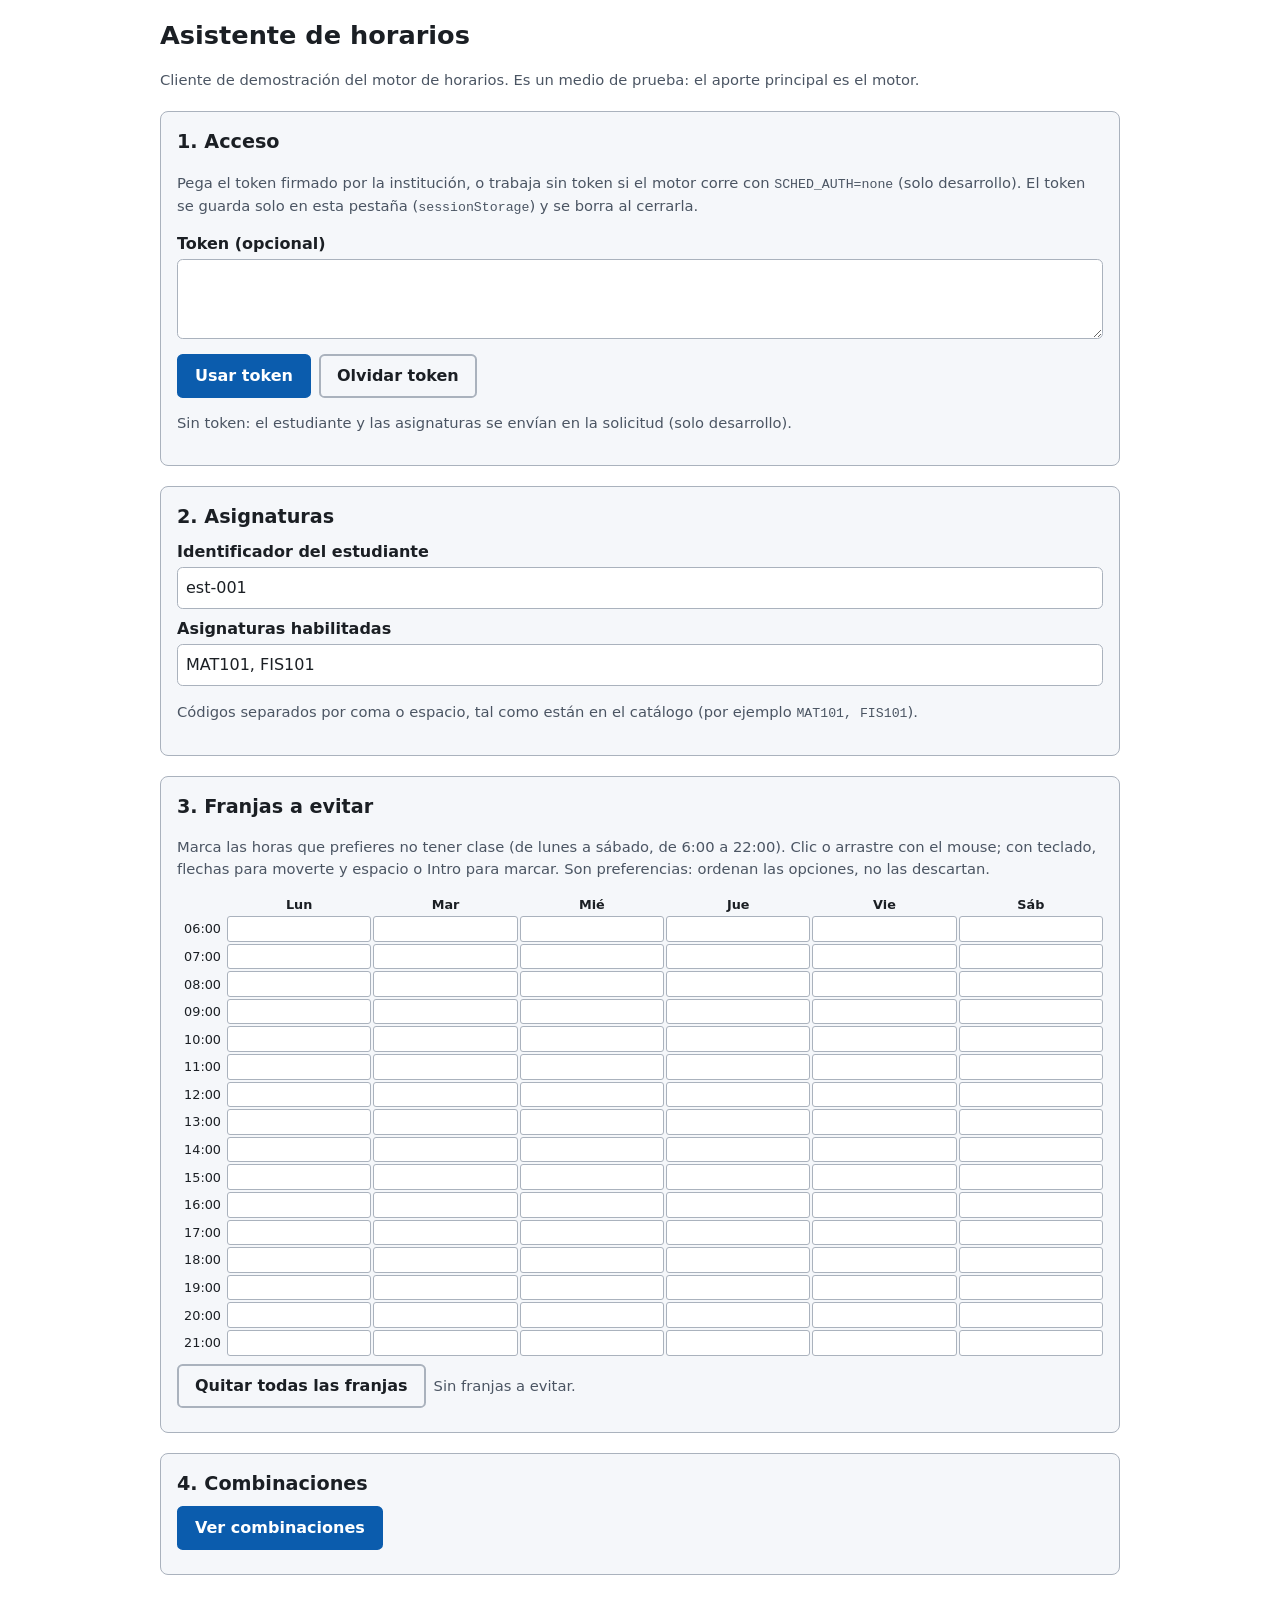
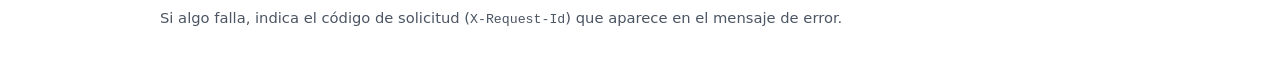
<file: adapters/gateway-http/src/main/resources/static/app/index.html>
<!doctype html>
<html lang="es">
<head>
  <meta charset="utf-8">
  <meta name="viewport" content="width=device-width, initial-scale=1">
  <meta name="color-scheme" content="light dark">
  <title>Asistente de horarios (demostración)</title>
  <link rel="icon" href="favicon.svg" type="image/svg+xml">
  <link rel="stylesheet" href="styles.css">
  <script type="module" src="js/main.js"></script>
</head>
<body>
  <a class="skip" href="#principal">Saltar al contenido</a>
  <header class="site">
    <h1>Asistente de horarios</h1>
    <p class="muted">Cliente de demostración del motor de horarios. Es un medio de prueba: el aporte principal es el motor.</p>
  </header>

  <div id="aviso" class="notice notice-warn" role="alert" hidden></div>

  <main id="principal">
    <section aria-labelledby="t-acceso">
      <h2 id="t-acceso">1. Acceso</h2>
      <p class="muted">Pega el token firmado por la institución, o trabaja sin token si el motor corre con <code>SCHED_AUTH=none</code> (solo desarrollo). El token se guarda solo en esta pestaña (<code>sessionStorage</code>) y se borra al cerrarla.</p>
      <div class="field">
        <label for="token">Token (opcional)</label>
        <textarea id="token" rows="3" spellcheck="false" autocomplete="off" autocapitalize="off"></textarea>
      </div>
      <div class="actions">
        <button type="button" id="usar-token">Usar token</button>
        <button type="button" id="olvidar-token" class="secondary">Olvidar token</button>
      </div>
      <p id="estado-token" class="muted" role="status"></p>
    </section>

    <section aria-labelledby="t-asignaturas">
      <h2 id="t-asignaturas">2. Asignaturas</h2>
      <div id="modo-sin-token">
        <div class="field">
          <label for="estudiante">Identificador del estudiante</label>
          <input id="estudiante" type="text" value="est-001" autocomplete="off" spellcheck="false">
        </div>
        <div class="field">
          <label for="asignaturas">Asignaturas habilitadas</label>
          <input id="asignaturas" type="text" value="MAT101, FIS101" autocomplete="off" spellcheck="false" aria-describedby="ayuda-asignaturas">
          <p id="ayuda-asignaturas" class="muted">Códigos separados por coma o espacio, tal como están en el catálogo (por ejemplo <code>MAT101, FIS101</code>).</p>
        </div>
      </div>
      <div id="modo-con-token" hidden>
        <p>Estudiante: <strong id="token-estudiante"></strong></p>
        <p id="token-asignaturas-etiqueta">Asignaturas del token:</p>
        <ul id="token-asignaturas" class="chips" aria-labelledby="token-asignaturas-etiqueta"></ul>
        <p class="muted">Solo se muestran: el motor lee y valida el token; esta página no confía en su contenido.</p>
      </div>
    </section>

    <section aria-labelledby="t-evitar">
      <h2 id="t-evitar">3. Franjas a evitar</h2>
      <p class="muted" id="ayuda-grilla">Marca las horas que prefieres no tener clase (de lunes a sábado, de 6:00 a 22:00). Clic o arrastre con el mouse; con teclado, flechas para moverte y espacio o Intro para marcar. Son preferencias: ordenan las opciones, no las descartan.</p>
      <div class="avoid-wrap"><div id="grilla-evitar" class="avoid-grid" role="grid" aria-label="Franjas a evitar" aria-describedby="ayuda-grilla" aria-multiselectable="true"></div></div>
      <div class="actions">
        <button type="button" id="limpiar-franjas" class="secondary">Quitar todas las franjas</button>
        <span id="resumen-franjas" class="muted" role="status"></span>
      </div>
    </section>

    <section aria-labelledby="t-combinaciones">
      <h2 id="t-combinaciones">4. Combinaciones</h2>
      <div class="actions"><button type="button" id="ver-combinaciones">Ver combinaciones</button></div>
      <div id="resultado-combinaciones" aria-live="polite" tabindex="-1"></div>
    </section>

    <section id="seccion-seleccion" aria-labelledby="t-seleccion" hidden>
      <h2 id="t-seleccion" tabindex="-1">5. Mi selección</h2>
      <p class="muted">Marca los grupos en los que ya estás inscrito. Si te avisan que un grupo se quedó sin cupo, indícalo para ver alternativas que conserven lo que ya elegiste.</p>
      <ul id="lista-seleccion" class="selection"></ul>
      <div class="actions"><button type="button" id="pedir-alternativas">Pedir alternativas</button></div>
      <div id="ayuda-simulacion" class="muted" hidden></div>
      <div id="resultado-alternativas" aria-live="polite" tabindex="-1"></div>
    </section>
  </main>

  <footer class="site muted">
    <p>Si algo falla, indica el código de solicitud (<code>X-Request-Id</code>) que aparece en el mensaje de error.</p>
  </footer>
</body>
</html>
</file>
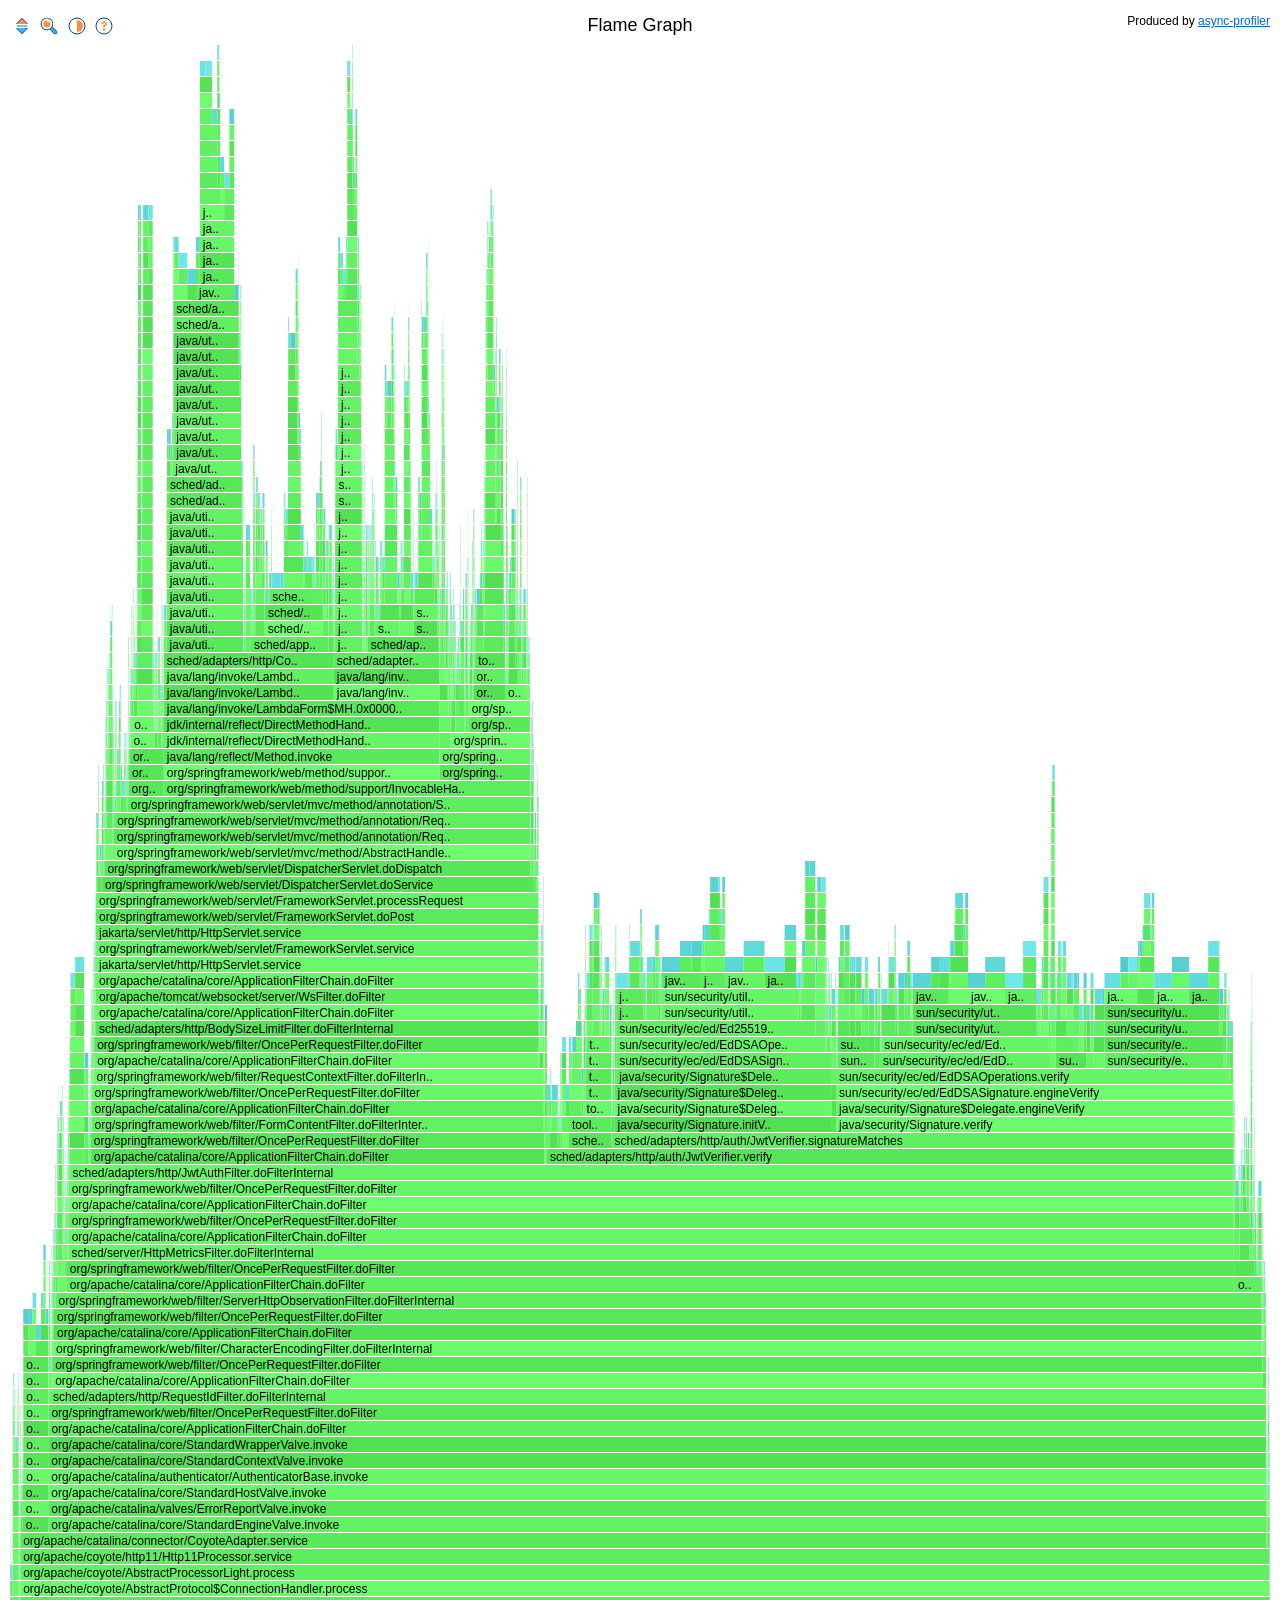
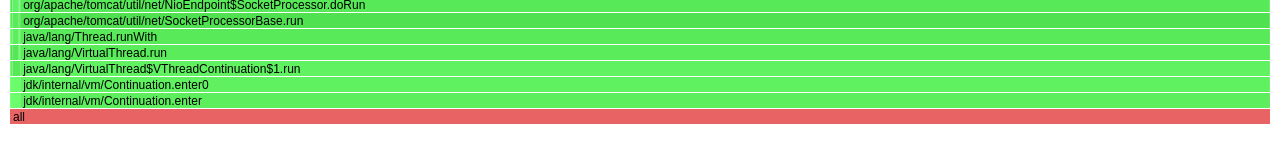
<file: bench/results/profile/jwt-1200_alloc.html>
<!DOCTYPE html>
<html lang='en'>
<head>
<meta charset='utf-8'>
<style>
	:root      {--bg: #ffffff; --fg: #000000; --hl-bg: #ffffe0; --hl-border: #ffc000; --link: #0366d6; --legend-bg: #ffffe0; --legend-border: #666666}
	:root.dark {--bg: #1e1e1e; --fg: #cccccc; --hl-bg: #3a3a00; --hl-border: #8a7000; --link: #58a6ff; --legend-bg: #333333; --legend-border: #888888}
	body {margin: 0; padding: 10px 10px 22px 10px; background-color: var(--bg); color: var(--fg)}
	h1 {margin: 5px 0 0 0; font-size: 18px; font-weight: normal; text-align: center}
	header {margin: -22px 0 6px 0}
	button {border: none; background: none; width: 24px; height: 24px; cursor: pointer; margin: 0; padding: 2px 0 0 0; text-align: center}
	button:hover {background-color: var(--hl-bg); outline: 1px solid var(--hl-border); border-radius: 4px}
	dl {margin: 0 4px 8px 4px}
	dt {margin: 1px; padding: 2px 0; font-weight: bold}
	dd {margin: 1px; padding: 2px 4px}
	dl.frames {float: left; width: 160px}
	dl.frames > dd {color: #000000}
	dl.hotkeys {clear: left; border-top: 1px solid var(--legend-border)}
	dl.hotkeys > dt {float: left; clear: left; width: 158px; margin-right: 4px; text-align: right}
	dl.hotkeys > dd {float: left}
	p {position: fixed; bottom: 0; margin: 0; padding: 2px 3px 2px 3px; outline: 1px solid var(--hl-border); display: none; overflow: hidden; white-space: nowrap; background-color: var(--hl-bg); color: var(--fg)}
	a {color: var(--link)}
	#legend {padding: 4px; border-radius: 4px; background: var(--legend-bg); border: 1px solid var(--legend-border); display: none}
	#hl {position: absolute; display: none; overflow: hidden; white-space: nowrap; pointer-events: none; background-color: var(--hl-bg); outline: 1px solid var(--hl-border); height: 15px}
	#hl span {padding: 0 3px 0 3px}
	#status {left: 0}
	#match {right: 0}
	#reset {cursor: pointer}
	#canvas {width: 100%; height: 1680px}
</style>
<script>
{
	let theme;
	try { theme = localStorage.getItem('flame-theme'); } catch (ignored) {}
	if (theme ? theme === 'dark' : matchMedia('(prefers-color-scheme: dark)').matches) {
		document.documentElement.classList.add('dark');
	}
}
</script>
</head>
<body style='font: 12px Verdana, sans-serif'>
<h1>Flame Graph</h1>
<header style='float: left'>
<button id='inverted' title='Invert (I)'><svg xmlns='http://www.w3.org/2000/svg' width='20' height='20' viewBox='0 0 392 392'><path d='M196,36 L316,156 L76,156 Z' fill='#004d80'/><path d='M196,356 L76,236 L316,236 Z' fill='#004d80'/><path d='M196,54 L298,156 L94,156 Z' fill='#ff8d40'/><path d='M196,338 L94,236 L298,236 Z' fill='#40b2ff'/><rect x='94' y='188' width='204' height='16' fill='#004d80'/></svg></button>
<button id='search' title='Search (Ctrl+F)'><svg xmlns='http://www.w3.org/2000/svg' width='20' height='20' viewBox='-39.3 -39.3 471.1 471.1'><circle cx='147.7' cy='147.8' r='125.9' fill='#fff'/><path fill='#40b2ff' d='M370.7 348.7c0 1.4-1.6 6.3-7.2 12.3-6.2 6.7-12.5 9.8-14.7 9.8h-.1c-19.5-1.6-62-43.2-109.6-106.8 9.2-7.2 17.5-15.5 24.6-24.6 63.6 47.6 105.2 90.2 106.8 109.6z'/><path fill='#ff8d40' d='M208.7 86.9l-14.5 14.5c-17.1 17.1-46.5 5-46.5-19.3V61.6c-49 0-88.4 40.8-86.1 90.2 2 43.9 38.1 80 82 82 49.5 2.3 90.2-37.2 90.2-86.1 0-23.7-9.6-45.2-25.1-60.8z'/><path fill='#004d80' d='M276.1 221c12.3-21.5 19.5-46.5 19.5-73.2C295.6 66.3 229.2.1 147.7.1S0 66.3 0 147.9s66.3 147.7 147.7 147.7c26.6 0 51.5-7.1 73.2-19.5 39.8 53.3 91.9 113.5 126.1 116.4 12.3.5 22.9-6.7 32.8-16.7 5.2-5.6 13.8-16.9 12.8-28.8-2.9-34.1-63.1-86.2-116.4-126.1zM147.7 273.8c-69.5 0-125.9-56.5-125.9-125.9S78.3 21.9 147.7 21.9 273.6 78.4 273.6 147.8s-56.4 126-125.9 126zm215.9 87.2c-6.2 6.7-12.4 9.8-14.7 9.8h-.1c-19.5-1.6-62-43.2-109.6-106.8 9.2-7.2 17.5-15.5 24.6-24.6 63.6 47.6 105.2 90.2 106.8 109.6 0 1.4-1.6 6.3-7.2 12.4z'/></svg></button>
<button id='darkmode' title='Toggle dark mode (D)'><svg xmlns='http://www.w3.org/2000/svg' width='20' height='20' viewBox='0 0 20 20'><path d='M10 4a6 6 0 0 1 0 12z' fill='#ff8d40'/><path d='M10 4a6 6 0 0 0 0 12z' fill='#ffffff'/><circle cx='10' cy='10' r='8' fill='none' stroke='#004d80'/></svg></button>
<button id='info'><svg xmlns='http://www.w3.org/2000/svg' width='20' height='20' viewBox='0 0 20 20'><circle cx='10' cy='10' r='8' stroke='#004d80' fill='none'/><path d='M10 5.5c-1.25 0-2.25 1-2.25 2.25H9a1.25 1.25 0 0 1 2.5 0c0 .65-.55 1-1 1.2-.7.35-1.25.85-1.25 1.8V11h1.5v-.25c0-.37.29-.65.68-.83.73-.34 1.32-.87 1.32-2.17 0-1.25-1.5-2.25-2.75-2.25' fill='#ff8d40' stroke='#ff8d40' stroke-width='.6' stroke-linecap='round' stroke-linejoin='round'/><circle cx='10' cy='13.5' r='1.2' fill='#ff8d40'/></svg></button>
</header>
<header style='float: right'>Produced by <a href='https://github.com/async-profiler/async-profiler'>async-profiler</a></header>
<div id='legend' style='position: absolute'>
<dl class='frames'>
	<dt>Frame types</dt>
	<dd style='background-color: #e17d00'>Kernel</dd>
	<dd style='background-color: #e15a5a'>Native</dd>
	<dd style='background-color: #c8c83c'>C++ (VM)</dd>
	<dd style='background-color: #50e150'>Java compiled</dd>
	<dd style='background-color: #cce880'>Java compiled by C1</dd>
	<dd style='background-color: #50cccc'>Inlined</dd>
	<dd style='background-color: #b2e1b2'>Interpreted</dd>
</dl>
<dl class='frames'>
	<dt>Allocation profile</dt>
	<dd style='background-color: #50cccc'>Allocated class</dd>
	<dd style='background-color: #e17d00'>Allocation outside TLAB</dd>
	<dt>Lock profile</dt>
	<dd style='background-color: #50cccc'>Lock class</dd>
	<dt>&nbsp;</dt>
	<dt>Search</dt>
	<dd style='background-color: #ee00ee'>Matches regexp</dd>
</dl>
<dl class='hotkeys'>
	<dt>Click frame</dt><dd>Zoom into frame</dd>
	<dt>Ctrl/Alt+Click</dt><dd>Remove stack</dd>
	<dt>0</dt><dd>Reset zoom</dd>
	<dt>I</dt><dd>Invert graph</dd>
	<dt>Ctrl+F</dt><dd>Search</dd>
	<dt>N</dt><dd>Next match</dd>
	<dt>Shift+N</dt><dd>Previous match</dd>
	<dt>Esc</dt><dd>Cancel search</dd>
</dl>
</div>
<canvas id='canvas'></canvas>
<div id='hl'><span></span></div>
<p id='status'></p>
<p id='match'>Matched: <span id='matchval'></span> <span id='reset' title='Clear'>&#x274c;</span></p>
<script>
	// Copyright The async-profiler authors
	// SPDX-License-Identifier: Apache-2.0
	'use strict';
	let root, px, pattern;
	let level0 = 0, left0 = 0, width0 = 0, d = 0;
	let nav = [], navIndex, matchval;
	let inverted = false;
	const U = undefined;
	const maxdiff = -1;
	const levels = Array(105);
	for (let h = 0; h < levels.length; h++) {
		levels[h] = [];
	}

	const canvas = document.getElementById('canvas');
	const c = canvas.getContext('2d');
	const hl = document.getElementById('hl');
	const status = document.getElementById('status');

	const canvasWidth = canvas.offsetWidth;
	const canvasHeight = canvas.offsetHeight;
	canvas.style.width = canvasWidth + 'px';
	canvas.width = canvasWidth * (devicePixelRatio || 1);
	canvas.height = canvasHeight * (devicePixelRatio || 1);
	if (devicePixelRatio) c.scale(devicePixelRatio, devicePixelRatio);
	c.font = document.body.style.font;

	const palette = [
		[0xb2e1b2, 20, 20, 20],
		[0x50e150, 30, 30, 30],
		[0x50cccc, 30, 30, 30],
		[0xe15a5a, 30, 40, 40],
		[0xc8c83c, 30, 30, 10],
		[0xe17d00, 30, 30,  0],
		[0xcce880, 20, 20, 20],
	];

	function getColor(p) {
		const v = Math.random();
		return '#' + (p[0] + ((p[1] * v) << 16 | (p[2] * v) << 8 | (p[3] * v))).toString(16);
	}

	function getDiffColor(diff) {
		if (diff === U) return '#ffdd33';
		if (diff === 0) return '#e0e0e0';
		const v = Math.round(128 * (maxdiff - Math.abs(diff)) / maxdiff) + 96;
		return diff > 0 ? 'rgb(255,' + v + ',' + v + ')' : 'rgb(' + v + ',' + v + ',255)';
	}

	function f(key, level, left, width, inln, c1, int) {
		levels[level0 = level].push({level, left: left0 += left, width: width0 = width || width0,
			color: maxdiff >= 0 ? getDiffColor(d) : getColor(palette[key & 7]),
			title: cpool[key >>> 3],
			details: (d ? (d > 0 ? ', +' : ', ') + d : '') + (int ? ', int=' + int : '') + (c1 ? ', c1=' + c1 : '') + (inln ? ', inln=' + inln : '')
		});
	}

	function u(key, width, inln, c1, int) {
		f(key, level0 + 1, 0, width, inln, c1, int)
	}

	function n(key, width, inln, c1, int) {
		f(key, level0, width0, width, inln, c1, int)
	}

	function samples(n) {
		return n === 1 ? '1 sample' : n.toString().replace(/\B(?=(\d{3})+(?!\d))/g, ',') + ' samples';
	}

	function pct(a, b) {
		return a >= b ? '100' : (100 * a / b).toFixed(2);
	}

	function findFrame(frames, x) {
		let left = 0;
		let right = frames.length - 1;

		while (left <= right) {
			const mid = (left + right) >>> 1;
			const f = frames[mid];

			if (f.left > x) {
				right = mid - 1;
			} else if (f.left + f.width <= x) {
				left = mid + 1;
			} else {
				return f;
			}
		}

		if (frames[left] && (frames[left].left - x) * px < 0.5) return frames[left];
		if (frames[right] && (x - (frames[right].left + frames[right].width)) * px < 0.5) return frames[right];

		return null;
	}

	function removeStack(left, width) {
		for (let h = 0; h < levels.length; h++) {
			const frames = levels[h], newFrames = [];
			for (let i = 0; i < frames.length; i++) {
				const f = frames[i];
				if (f.left >= left + width) {
					f.left -= width;
				} else if (f.left + f.width > left) {
					if ((f.width -= width) <= 0 && h) continue;
				}
				newFrames.push(f);
			}
			levels[h] = newFrames;
		}
	}

	function search(r) {
		if (r === true && (r = prompt('Enter regexp to search:', '')) === null) {
			return;
		}

		pattern = r ? RegExp(r) : undefined;
		const matched = render(root, nav = []);
		navIndex = -1;
		document.getElementById('matchval').textContent = matchval = pct(matched, root.width) + '%';
		document.getElementById('match').style.display = r ? 'inline-block' : 'none';
	}

	function render(newRoot, nav) {
		const bg = getComputedStyle(document.documentElement).getPropertyValue('--bg');

		if (root) {
			c.fillStyle = bg;
			c.fillRect(0, 0, canvasWidth, canvasHeight);
		}

		root = newRoot || levels[0][0];
		px = canvasWidth / root.width;

		const x0 = root.left;
		const x1 = x0 + root.width;
		const marked = [];

		function mark(f) {
			return marked[f.left] || (marked[f.left] = f);
		}

		function totalMarked() {
			let total = 0;
			let left = 0;
			Object.keys(marked).sort(function(a, b) { return a - b; }).forEach(function(x) {
				if (+x >= left) {
					const m = marked[x];
					if (nav) nav.push(m);
					total += m.width;
					left = +x + m.width;
				}
			});
			return total;
		}

		function drawFrame(f, y) {
			if (f.left < x1 && f.left + f.width > x0) {
				c.fillStyle = pattern && f.title.match(pattern) && mark(f) ? '#ee00ee' : f.color;
				c.fillRect((f.left - x0) * px, y, f.width * px, 15);

				if (f.width * px >= 21) {
					const chars = Math.floor(f.width * px / 7);
					const title = f.title.length <= chars ? f.title : f.title.substring(0, chars - 2) + '..';
					c.fillStyle = '#000000';
					c.fillText(title, Math.max(f.left - x0, 0) * px + 3, y + 12, f.width * px - 6);
				}

				if (f.level < root.level) {
					c.fillStyle = bg + '80';
					c.fillRect((f.left - x0) * px, y, f.width * px, 15);
				}
			}
		}

		for (let h = 0; h < levels.length; h++) {
			const y = inverted ? h * 16 : canvasHeight - (h + 1) * 16;
			const frames = levels[h];
			for (let i = 0; i < frames.length; i++) {
				drawFrame(frames[i], y);
			}
		}

		return totalMarked();
	}

	function unpack(cpool) {
		for (let i = 1; i < cpool.length; i++) {
			cpool[i] = cpool[i - 1].substring(0, cpool[i].charCodeAt(0) - 32) + cpool[i].substring(1);
		}
	}

	canvas.onmousemove = function() {
		const h = Math.floor((inverted ? event.offsetY : (canvasHeight - event.offsetY)) / 16);
		if (h >= 0 && h < levels.length) {
			const f = findFrame(levels[h], event.offsetX / px + root.left);
			if (f) {
				if (f !== root) getSelection().removeAllRanges();
				hl.style.left = (Math.max(f.left - root.left, 0) * px + canvas.offsetLeft) + 'px';
				hl.style.width = (Math.min(f.width, root.width) * px) + 'px';
				hl.style.top = ((inverted ? h * 16 : canvasHeight - (h + 1) * 16) + canvas.offsetTop) + 'px';
				hl.firstChild.textContent = f.title;
				hl.style.display = 'block';
				canvas.title = f.title + '\n(' + samples(f.width) + f.details + ', ' + pct(f.width, levels[0][0].width) + '%)';
				canvas.style.cursor = 'pointer';
				canvas.onclick = function() {
					if ((event.altKey || event.ctrlKey) && h >= root.level && h > 0) {
						removeStack(f.left, f.width);
						root.width > f.width ? render(root) : render();
					} else if (f !== root) {
						render(f);
					}
					canvas.onmousemove();
				};
				status.textContent = 'Function: ' + canvas.title;
				status.style.display = 'inline-block';
				return;
			}
		}
		canvas.onmouseout();
	}

	canvas.onmouseout = function() {
		hl.style.display = 'none';
		status.style.display = 'none';
		canvas.title = '';
		canvas.style.cursor = '';
		canvas.onclick = null;
	}

	canvas.ondblclick = function() {
		getSelection().selectAllChildren(hl);
	}

	document.getElementById('inverted').onclick = function() {
		inverted = !inverted;
		render();
	}

	document.getElementById('search').onclick = function() {
		search(true);
	}

	document.getElementById('reset').onclick = function() {
		search(false);
	}

	document.getElementById('darkmode').onclick = function() {
		const theme = document.documentElement.classList.toggle('dark') ? 'dark' : 'light';
		try { localStorage.setItem('flame-theme', theme); } catch (ignored) {}
		render(root);
	}

	const btnInfo = document.getElementById('info');
	const legend = document.getElementById('legend');

	btnInfo.onmouseover = function() {
		legend.style.left = (btnInfo.offsetLeft + 24) + 'px';
		legend.style.top = (btnInfo.offsetTop + 24) + 'px';
		legend.style.display = 'block';
	}

	btnInfo.onmouseout = function() {
		legend.style.display = 'none';
	}

	window.onkeydown = function(event) {
		if ((event.ctrlKey || event.metaKey) && event.key === 'f') {
			event.preventDefault();
			search(true);
			return false;
		} else if (event.key === 'Escape') {
			search(false);
		} else if ((event.key === 'n' || event.key === 'N') && nav.length > 0) {
			navIndex = (navIndex + (event.shiftKey ? nav.length - 1 : 1)) % nav.length;
			render(nav[navIndex]);
			document.getElementById('matchval').textContent = matchval + ' (' + (navIndex + 1) + ' of ' + nav.length + ')';
			window.scroll(0, inverted ? root.level * 16 : canvasHeight - (root.level + 1) * 16);
			canvas.onmousemove();
			return false;
		} else if (event.key === 'i') {
			canvas.onmouseout();
			document.getElementById('inverted').onclick();
			return false;
		} else if (event.key === 'd') {
			document.getElementById('darkmode').onclick();
			return false;
		} else if (event.key === '0') {
			canvas.onmouseout();
			root = levels[0][0];
			search(false);
			return false;
		}
	}

const cpool = [
'all',
' boolean[]',
'!yte[]',
'&[]',
' ch/qos/logback/classic/util/LogbackMDCAdapter.nullifyReadOnlyThreadLocalMap',
'Nput',
'"ar[]',
'!om/sun/management/internal/GarbageCollectionNotifInfoCompositeData.getCompositeData',
'dtoCompositeData',
'JorExtImpl.createGCNotification',
'=cInfoCompositeData.getCompositeData',
'PtoCompositeData',
' int[]',
'%[]',
'!o.micrometer.common.ImmutableKeyValue',
'5KeyValue[]',
'=s',
'>$ArrayIterator',
'0re.instrument.ImmutableTag',
'>Meter$Id',
'>Tag[]',
'As',
'?imer$Sample',
'>internal.DefaultLongTaskTimer$SampleImpl',
'.observation.SimpleObservation',
'K$SimpleScope',
'"/micrometer/common/KeyValue.of',
'=s.and',
'?iterator',
'?of',
'?toKeyValues',
'0re/instrument/MeterRegistry$More.longTaskTimer',
'K.timer',
'>Tag.of',
'As.of',
'CtoTags',
'?imer.start',
'>internal/DefaultLongTaskTimer$SampleImpl.stop',
'[.start',
'>observation/DefaultMeterObservationHandler.createTags',
'ionStart',
'mop',
'.observation/Observation$Context.<init>',
'NaddHighCardinalityKeyValue',
'hs',
'QLowCardinalityKeyValue',
'gs',
'NgetLowCardinalityKeyValues',
'Nput',
'NsetParentFromCurrentObservation',
'E.createNotStarted',
'EHandler$FirstMatchingCompositeObservationHandler.onStart',
'zop',
':SimpleObservation$$Lambda.0x000000007a59b350.accept',
'K.<init>',
'LgetHandlersFromConfig',
'Llambda$notifyOnObservationStopped$0',
'LnotifyOnObservationStarted',
'aopped',
'LopenScope',
'Lstart',
'Nop',
'KRegistry._getCurrentObservation',
'TgetCurrentObservation',
':docs/ObservationDocumentation.observation',
':transport/ReceiverContext.<init>',
'FquestReplyReceiverContext.<init>',
'#nats/client/impl/NatsConnection.publishInternal',
'BReader.gatherHeaders',
'JrabNextMessageLineElement',
'IparseProtocolMessage',
'Irun',
'8IterableConsumer.nextMessage',
'8JetStreamPullSubscription._pull',
'8Message.calculate',
'?Consumer.afterPendingUpdated',
'HrePull',
'HupdateProcessed',
'8PublishableMessage.<init>',
'/support/IncomingHeadersProcessor.<init>',
'PinitStatus',
'7Status.<init>',
'>extractCode',
'7Token.getValueOrNull',
'=valueAsString',
' jakarta/servlet/ServletRequestWrapper.getInputStream',
'FremoveAttribute',
'FsetAttribute',
'0http/HttpServlet.service',
'@RequestWrapper.getHeader',
'Xs',
'SttpServletMapping',
'"va.io.ByteArrayOutputStream',
'(PushbackInputStream',
'%lang.Class[]',
'*Integer',
'*Long',
'*Object',
'0[]',
'*String',
'0Builder',
'0[]',
'*ThreadLocal$ThreadLocalMap',
'D$Entry',
'J[]',
'*VirtualThread',
'7$VThreadContinuation',
'K$1',
'*annotation.Annotation[]',
'*invoke.BoundMethodHandle$Species_L',
'1LambdaFormEditor',
'1MethodType',
'*management.MemoryUsage[]',
'*reflect.Parameter[]',
'2TypeVariable[]',
'%math.BigInteger',
'*MutableBigInteger',
'%net.Inet4Address',
'&io.HeapByteBuffer',
'-CharBuffer',
')StringCharBuffer',
'%security.MessageDigest$Delegate$CloneableDelegate',
'.Provider$ServiceKey',
'.Signature$Delegate',
'.spec.EdDSAParameterSpec',
'%time.Duration',
'*Instant',
'%util.AbstractList$RandomAccessSpliterator',
'+rrayDeque',
'/List',
'3$ArrayListSpliterator',
'4Itr',
'/s$ArrayList',
'*Collections$2',
'6UnmodifiableMap',
'BRandomAccessList',
',mparator$$Lambda.0x000000007a3e4658',
'Jfdc28',
'*HashMap',
'1$KeyIterator',
'5Set',
'2Node',
'6[]',
'2Values',
'.Set',
'*ImmutableCollections$List12',
'CItr',
'CN',
'*LinkedHashMap',
'7$Entry',
'8LinkedValues',
'4Set',
'*PriorityQueue',
'*TreeMap',
'1$KeyIterator',
'2Values',
'*UUID',
'*concurrent.ConcurrentHashMap',
'F$Node',
'K[]',
'GValueIterator',
'LsView',
'?LinkedDeque$Node',
'?SkipListMap$Index',
'KNode',
'5ForkJoinTask$RunnableExecuteAction',
'5atomic.AtomicBoolean',
'BReference',
'5locks.ReentrantLock',
'H$NonfairSync',
'*regex.IntHashSet[]',
'0Matcher',
'*stream.MatchOps$1MatchSink',
'1Nodes$FixedNodeBuilder',
'1ReduceOps$CountingSink$OfRef',
'3ferencePipeline$2',
'D$1',
'C3',
'D$1',
'CHead',
'$/io/ByteArrayOutputStream.<init>',
'>ensureCapacity',
'>toByteArray',
'>write',
'(FilterInputStream.read',
'.OutputStream.<init>',
'(PushbackInputStream.<init>',
'<read',
'%lang/AbstractStringBuilder.<init>',
'@append',
'@ensureCapacityNewCoder',
'NSameCoder',
'*Class.getInterfaces',
'3TypeParameters',
'*InheritableThreadLocal.createMap',
',teger.toString',
'2valueOf',
'*Long.toHexString',
'1UnsignedString0',
'/valueOf',
'*Object.clone',
'*String$$StringConcat.0x000000007a044800.concat',
'K320400.concat',
'0.<init>',
'1encode',
'78859_1',
'7ASCII',
'7UTF8',
'1getBytes',
'1newStringNoRepl',
'@1',
'1replace',
'1subSequence',
'4string',
'1toCharArray',
'3LowerCase',
'3UpperCase',
'0Builder.<init>',
'8append',
'8toString',
'0ConcatHelper.doConcat',
'=newArray',
'EWithSuffix',
'=simpleConcat',
'0Latin1.newString',
'7replace',
'7toChars',
'9LowerCase',
'9UpperCase',
'0UTF16.compress',
'+ystem$1.uncheckedNewStringNoRepl',
'*Thread.run',
'4With',
'0Builders$BaseThreadBuilder.nextThreadName',
'9VirtualThreadBuilder.start',
'Nunstarted',
'8.newVirtualThread',
'0Local$SuppliedThreadLocal.initialValue',
'6ThreadLocalMap.<init>',
'Eset',
'5.createMap',
'6get',
'6set',
'9InitialValue',
'*VirtualThread$VThreadContinuation$1.run',
'K.<init>',
'Lwrap',
'7.<init>',
'8externalSubmitRunContinuationOrThrow',
'8run',
'8start',
'9ubmitRunContinuation',
'*invoke/BoundMethodHandle$Species_L.copyWith',
'B.editor',
'1DelegatingMethodHandle$Holder.reinvoke_L',
'2irectMethodHandle$Holder.invokeSpecial',
'Rtatic',
'KnewInvokeSpecial',
'C.allocateInstance',
'1Invokers$Holder.invokeExact_MT',
'AlinkToTargetMethod',
'9.spreadInvoker',
'1LambdaForm$DMH.0x000000007a0b0400.invokeInterface',
'N1000.newInvokeSpecial',
'L21c000.newInvokeSpecial',
'L32c800.newInvokeSpecial',
'Md4000.invokeVirtual',
'L610000.newInvokeSpecial',
'M32800.newInvokeSpecial',
'<MH.0x000000007a044c00.invoke',
'M5000.invoke',
'L51800.invoke',
'K113800.invokeExact_MT',
'K21c400.linkToTargetMethod',
'Lf0400.invoke',
'K610800.invoke',
'L29000.invoke',
'Mb400.invoke',
'N800.invoke',
'L31000.invoke',
'M2400.invoke',
'M4000.invoke',
'M6800.invoke',
'Nc00.invoke',
'Mb400.invoke',
';.editor',
';Editor.lambdaFormEditor',
'1MethodHandle.asSpreader',
'>invokeWithArguments',
'7Type.dropParameterTypes',
'<insertParameterTypes',
'<makeImpl',
'=ethodType',
'<replaceParameterTypes',
'*reflect/Array.newInstance',
'2Constructor.newInstance',
'IWithCaller',
'2Executable.getParameters',
'2Method.getParameterTypes',
'9invoke',
'2Proxy$ProxyBuilder.isProxyClass',
'7.getInvocationHandler',
'8isProxyClass',
'%math/BigInteger.<init>',
'5add',
'5leftShift',
'5materialize',
'6od',
'8Pow',
'7ntgomeryMultiply',
'?Square',
'5oddModPow',
'5remainder',
'>Knuth',
'5shiftLeft',
':Right',
'?Impl',
'6tripLeadingZeroBytes',
'EInts',
'6ubtract',
'5toByteArray',
'7MagArray',
'5valueOf',
'*MutableBigInteger.<init>',
'<divide',
'BKnuth',
'BMagnitude',
'<getMagnitudeArray',
'<toBigInteger',
'>IntArray',
'%nio/ByteBuffer.allocate',
'4wrap',
')CharBuffer.allocate',
'4wrap',
')HeapByteBuffer.<init>',
'8duplicate',
'8slice',
'-CharBuffer.<init>',
'8slice',
')channels/spi/AbstractInterruptibleChannel.close',
'>SelectableChannel.implCloseChannel',
',rset/Charset.decode',
'8Decoder.decode',
'8Encoder.<init>',
'@encode',
'@replaceWith',
'%security/MessageDigest$Delegate.engineDigest',
'Eof',
';.digest',
'<getInstance',
'.Provider$$Lambda.0x000000007a0e1bf8.get',
'7Service.newInstance',
'JOf',
'JUtil',
'>Key.<init>',
'6.getService',
'7lambda$static$0',
'.SecureRandom.nextBytes',
'/ignature$Delegate.<init>',
'AchooseProvider',
'AengineInitVerify',
'GUpdate',
'GVerify',
'AnewInstance',
'AtryOperation',
'7.getInstance',
'8initVerify',
'8update',
'8verify',
'%time/Clock.currentInstant',
'*Duration.create',
'3ofNanos',
'*Instant.create',
'2now',
'2ofEpochSecond',
'%util/AbstractCollection.addAll',
'=containsAll',
'2List$RandomAccessSpliterator.forEachRemaining',
'2Set.equals',
'+rrayDeque$DescendingIterator.forEachRemaining',
'4.<init>',
'/List$ArrayListSpliterator.forEachRemaining',
'3.<init>',
'4add',
'4forEach',
'4grow',
'4iterator',
'4spliterator',
'4toArray',
'/s.asList',
'1copyOf',
'7Range',
'1sort',
'*Base64$Decoder.decode',
'*Collection.stream',
'4s$2.forEachRemaining',
'8tryAdvance',
'6UnmodifiableCollection$1.<init>',
'L.iterator',
'BMap.forEach',
'5.list',
'6singletonSpliterator',
'6unmodifiableList',
'BMap',
',mparableTimSort.<init>',
'<sort',
'1tor.comparingLong',
'5thenComparing',
'*HashMap$KeySet.iterator',
'1.keySet',
'2merge',
'2newHashMap',
'5Node',
'2put',
'5Val',
'2resize',
'2values',
'.Set.<init>',
'2add',
'2iterator',
'2toArray',
'*ImmutableCollections$AbstractImmutableList.iterator',
'@ccess$1.listFromTrustedArrayNullsAllowed',
'?List12.spliterator',
'>.listCopy',
'CFromArray',
'GTrustedArrayNullsAllowed',
'*LinkedHashMap.forEach',
'8newNode',
'8sequencedValues',
'8values',
'4Set.<init>',
',st.copyOf',
'/of',
'/spliterator',
'*PriorityQueue.<init>',
'8toArray',
'*TreeMap$KeySet.iterator',
'1.keyIterator',
'2values',
'.Set.iterator',
'*UUID.randomUUID',
'/toString',
'*concurrent/ConcurrentHashMap$CollectionView.toArray',
'GKeySetView.add',
'GValuesView.iterator',
'F.get',
'GinitTable',
'Gput',
'JVal',
'Gvalues',
'?LinkedDeque.linkLast',
'KnewNode',
'KofferLast',
'?SkipListMap.doPut',
'MRemove',
'KputIfAbsent',
'Kremove',
'KunlinkNode',
'GSet.add',
'Kremove',
'7pyOnWriteArrayList.toArray',
'5Executors$RunnableAdapter.call',
'5ForkJoinPool.execute',
'6utureTask.run',
'5ThreadPoolExecutor$Worker.run',
'G.runWorker',
'5locks/ReentrantLock.<init>',
'*regex/Matcher.<init>',
'8getSubSequence',
'9roup',
'0Pattern.matcher',
'*stream/AbstractPipeline.copyInto',
'Bevaluate',
'JToArrayNode',
'BwrapAndCopyInto',
'FSink',
'1MatchOps$$Lambda.0x800000004.get',
':MatchOp.evaluateSequential',
'9.lambda$makeRef$0',
'1Nodes$ArrayNode.<init>',
'7FixedNodeBuilder.<init>',
'6.builder',
'1ReduceOps$5.evaluateSequential',
'=makeSink',
';ReduceOp.evaluateSequential',
'3ferencePipeline$$Lambda.0x000000007a00ab20.apply',
'C2$1.accept',
'D.opWrapSink',
'C3$1.accept',
'D.opWrapSink',
'B.anyMatch',
'Ccount',
'Cfilter',
'Clambda$toArray$0',
'CmakeNodeBuilder',
'Ep',
'CnoneMatch',
'CtoArray',
'EList',
'1StreamSupport.stream',
'$x/management/openmbean/CompositeDataSupport.<init>',
'PmakeMap',
'DType.isAssignableFrom',
'KValue',
'!dk.internal.loader.AbstractClassLoaderValue$Sub',
'#/internal/loader/AbstractClassLoaderValue.sub',
'-misc/Unsafe.allocateInstance',
'AUninitializedArray',
'-reflect/DirectConstructorHandleAccessor.invokeImpl',
'UnewInstance',
';MethodHandleAccessor.invoke',
'VImpl',
'-vm/Continuation.enter',
'B0',
'0ThreadContainer.add',
'?s$RootContainer$TrackingRootContainer.onStart',
'$proxy2/$Proxy92.equals',
' long[]',
'&[]',
'([]',
' no_Java_frame',
' org.apache.catalina.connector.CoyoteInputStream',
'DOutputStream',
'DWriter',
'>RequestFacade',
'@sponseFacade',
'6re.ApplicationMapping$MappingImpl',
'4util.ParameterMap',
'+tomcat.util.buf.CharsetHolder',
'7http.ValuesEnumerator',
'<parser.Host$MessageBytesReader',
'7net.NioEndpoint$PollerEvent',
'GSocketProcessor',
'$springframework.beans.BeanWrapperImpl',
':TypeConverterDelegate',
'4context.i18n.SimpleLocaleContext',
'6re.ResolvableType',
'G$DefaultVariableResolver',
'9SerializableTypeWrapper$MethodParameterTypeProvider',
'9annotation.AnnotatedElementAdapter',
'MMethod$$Lambda.0x000000007a4ae988',
'TReturnValueMethodParameter',
'DSynthesizedMergedAnnotationInvocationHandler$$Lambda.0x000000007a346230',
'DTypeMappedAnnotations',
'Y$MergedAnnotationFinder',
'9convert.TypeDescriptor',
'O$$Lambda.0x000000007a0c9808',
'd3db6f8',
'Asupport.GenericConversionService$ConverterCacheKey',
'4http.HttpHeaders',
'9MediaType',
'B$$Lambda.0x000000007a4b7598',
'9server.DefaultPathContainer',
'T$DefaultPathSegment',
'GRequestPath',
'@ServletRequestHeadersAdapter',
'\\$RequestHeaderOverrideWrapper',
'IsponseHeadersAdapter',
'GServerHttpRequest',
'Ssponse',
'@observation.ServerRequestObservationContext',
'4util.LinkedCaseInsensitiveMap',
'Q$1',
'?MultiValueMap',
'9MimeType$$Lambda.0x000000007a4d9200',
':ultiValueMapAdapter',
'9StreamUtils$NonClosingInputStream',
'HFlushingOutputStream',
'4validation.BeanPropertyBindingResult',
'?DataBinder$ExtendedTypeConverter',
'@efaultBindingErrorProcessor',
'FMessageCodesResolver',
'?support.BindingAwareModelMap',
'4web.bind.support.BindParamNameResolver',
'8context.request.ServletRequestAttributes',
'Hasync.StandardServletAsyncWebRequest',
'l$LifecycleHttpServletResponse',
'vServletOutputStream',
'NWebAsyncManager',
']$$Lambda.0x000000007a592518',
'@support.ServletRequestHandledEvent',
'8method.annotation.ModelFactory',
'?support.HandlerMethodArgumentResolverComposite',
'GModelAndViewContainer',
'8servlet.DispatcherServlet$$Lambda.0x000000007a58ca40',
'@FlashMap',
'ArameworkServlet$RequestBindingInterceptor',
'@HandlerExecutionChain',
'@handler.AbstractHandlerMethodMapping$Match',
'@mvc.method.RequestMappingInfo',
'Kannotation.AbstractMessageConverterMethodArgumentResolver$$Lambda.0x000000007a60e070',
'olver$EmptyBodyCheckingHttpInputMessage',
'tProcessor$$Lambda.0x000000007a6196b8',
'VRequestMappingHandlerAdapter$$Lambda.0x000000007a592748',
'0000007a595958',
'0000007a596230',
'VServletInvocableHandlerMethod',
']RequestDataBinderFactory',
'@support.ExtendedServletRequestDataBinder',
'8util.pattern.PathPattern$MatchingContext',
'#/apache/catalina/authenticator/AuthenticatorBase.invoke',
'4connector/CoyoteAdapter.postParseRequest',
'Lservice',
'DInputStream.read',
'DOutputStream.write',
'>InputBuffer.checkByteBufferEof',
'JreadByte',
'MlReadBytes',
'>OutputBuffer.append',
'Kclose',
'KdoFlush',
'KflushByteBuffer',
'PCharBuffer',
'KrealWriteBytes',
'Kwrite',
'PBytes',
'>Request.getContentType',
'IHeader',
'Os',
'JttpServletMapping',
'IInputStream',
'ILocale',
'IRequest',
'PURI',
'FnotifyAttributeAssigned',
'URemoved',
'FparseLocales',
'Frecycle',
'HmoveAttribute',
'FsetAttribute',
'ICharacterEncoding',
'EFacade.getContentType',
'OHeader',
'Us',
'PttpServletMapping',
'OInputStream',
'OLocale',
'ORequestURI',
'LremoveAttribute',
'LsetAttribute',
'OCharacterEncoding',
'@sponse.finishResponse',
'GgetOutputStream',
'JResponse',
'JWriter',
'GsetCharacterEncoding',
'FFacade.getOutputStream',
'PWriter',
'MsetCharacterEncoding',
'6re/ApplicationFilterChain.doFilter',
'DMapping.getHttpServletMapping',
'9StandardContext.fireRequestDestroyEvent',
'TInitEvent',
'IgetApplicationEventListeners',
'HValve.invoke',
'AEngineValve.invoke',
'AHostValve.invoke',
'AWrapperValve.invoke',
'4mapper/Mapper.internalMap',
'MWrapper',
'Bmap',
'4util/ParameterMap.<init>',
'4valves/ErrorReportValve.invoke',
',oyote/AbstractProcessor.action',
'DparseHost',
'CLight.process',
'=tocol$ConnectionHandler.process',
'2Request.doRead',
':getContentType',
'=Header',
':markStartTime',
':recycle',
'4sponse.action',
';commit',
';doWrite',
'2http11/Http11InputBuffer$SocketInputBuffer.doRead',
'J.doRead',
'KendRequest',
'KnextRequest',
'KparseRequestLine',
'?OutputBuffer.doWrite',
'LsendHeader',
'Lwrite',
'?Processor.endRequest',
'IprepareRequest',
'Rsponse',
'Iservice',
'IwriteHeaders',
'9filters/IdentityInputFilter.doRead',
'Uend',
'+tomcat/util/buf/B2CConverter.getCharset',
'<yteChunk.toString',
'MInternal',
';CharChunk.toString',
'MInternal',
'?setHolder.getInstance',
';MessageBytes.toBytes',
'JString',
'PType',
';StringCache.toString',
'7compat/Jre21Compat.threadBuilderStart',
'7http/MimeHeaders.getHeader',
'Hvalues',
'<ValuesEnumerator.nextElement',
'<parser/Host.parse',
'DttpParser.readDigits',
'RHostDomainName',
'RInteger',
'NvalidatePort',
'7net/AbstractEndpoint.processSocket',
'<cceptor.run',
';NioChannel.close',
'>Endpoint$NioSocketWrapper.doClose',
'XregisterReadInterest',
'GPoller.add',
'NcreatePollerEvent',
'NprocessKey',
'Nrun',
'GSocketProcessor.doRun',
'F.createSocketProcessor',
'GserverSocketAccept',
'ItSocketOptions',
';SocketBufferHandler.<init>',
'AProcessorBase.run',
'AWrapperBase.close',
'7threads/VirtualThreadExecutor.execute',
'2websocket/server/WsFilter.doFilter',
'$slf4j/MDC.put',
'%pringframework/beans/AbstractNestablePropertyAccessor.<init>',
'[setWrappedInstance',
':BeanWrapperImpl.<init>',
'JsetWrappedInstance',
':PropertyAccessorFactory.forBeanPropertyAccess',
':SimpleTypeConverter.<init>',
':TypeConverterDelegate.convertIfNecessary',
'GSupport.convertIfNecessary',
'4context/event/AbstractApplicationEventMulticaster$CachedListenerRetriever.getApplicationListeners',
'fListenerCacheKey.hashCode',
'e.getApplicationListeners',
'BSimpleApplicationEventMulticaster.multicastEvent',
'<i18n/LocaleContextHolder.getLocaleContext',
'UsetLocale',
'<support/AbstractApplicationContext.publishEvent',
'6re/Conventions.getVariableNameForParameter',
'9MethodParameter.getParameterName',
'9PrioritizedParameterNameDiscoverer.getParameterNames',
'9ResolvableType.asVariableResolver',
'HforClass',
'KInstance',
'KMethodParameter',
'KType',
'HgetGenerics',
'9SerializableTypeWrapper$MethodParameterTypeProvider.<init>',
':tandardReflectionParameterNameDiscoverer.getParameterNames',
'9annotation/AnnotatedElementAdapter.from',
'\\getAnnotations',
'MMethod$AnnotatedMethodParameter.hasMethodAnnotation',
'S.getMethodAnnotation',
'WReturnValueType',
'ThasMethodAnnotation',
'KionUtils.findAnnotation',
'TinvokeAnnotationMethod',
'NsScanner.process',
'^Class',
'cHierarchy',
'Wscan',
'DMergedAnnotations.from',
'DSynthesizedMergedAnnotationInvocationHandler.annotationEquals',
'qgetAttributeValue',
'qinvoke',
'DTypeMappedAnnotations.from',
'Zget',
'Zscan',
'9convert/TypeDescriptor$$Lambda.0x000000007a3db6f8.get',
'O.<init>',
'PannotationEquals',
'ZsMatch',
'Pequals',
'PforObject',
'PgetAnnotatedElement',
'Zions',
'Plambda$new$30493541$1',
'PvalueOf',
'Asupport/GenericConversionService$ConverterCacheKey.equals',
'a.canConvert',
'convert',
'bgetConverter',
'4http/HttpHeaders.getContentLength',
'OType',
'HFirst',
'Eset',
'HContentType',
'9MediaType.<init>',
'CparseMediaType',
'9converter/AbstractHttpMessageConverter.addDefaultHeaders',
'KJacksonHttpMessageConverter.read',
'kJavaType',
'gwriteInternal',
'KSmartHttpMessageConverter.write',
'9server/DefaultPathContainer$DefaultPathSegment.from',
'T.<init>',
'UcreateFromUrlPath',
'UdecodeAndParsePathSegment',
'GRequestPath.<init>',
'@PathContainer.parsePath',
'@RequestPath.parse',
'@ServletRequestHeadersAdapter$RequestHeaderOverrideWrapper.getFirst',
'zinitOverrideMap',
'zset',
'\\.create',
']getFirst',
'GServerHttpRequest.getBody',
'\\Headers',
'Ssponse.<init>',
'ZgetBody',
'@observation/DefaultServerRequestObservationConvention$HttpOutcome.forStatus',
'u.getContextualName',
'yHighCardinalityKeyValues',
'yLowCardinalityKeyValues',
'vhttpUrl',
'vmethod',
'voutcome',
'vstatus',
'vuri',
'LServerRequestObservationContext.<init>',
'4ui/ExtendedModelMap.addAttribute',
'7ModelMap.addAttribute',
'5til/ClassUtils.getShortName',
'PAsProperty',
':ollectionUtils.newHashMap',
'LLinkedHashMap',
'ItoMultiValueMap',
';ncurrentReferenceHashMap$Segment.findInChain',
'\\getReference',
'S.get',
'WReference',
'9LinkedCaseInsensitiveMap.<init>',
'RconvertKey',
'RforEach',
'Rget',
'Rput',
'?MultiValueMap.<init>',
'9MimeType$$Lambda.0x000000007a47ce60.accept',
'Wd9200.accept',
'A.<init>',
'BappendTo',
'BcreateParametersMap',
'Blambda$appendTo$0',
'IcreateParametersMap$0',
'BtoString',
':ultiValueMapAdapter.getFirst',
'Nset',
'9ObjectUtils.nullSafeEquals',
'9StreamUtils$NonClosingOutputStream.<init>',
'\\write',
'HFlushingOutputStream.<init>',
'D.nonClosing',
'HFlushing',
'<ingUtils.changeFirstCharacterCase',
'EtoStringArray',
'EuncapitalizeAsProperty',
'4validation/AbstractBindingResult.<init>',
'GErrors.<init>',
'GPropertyBindingResult.<init>',
']initConversion',
'?BeanPropertyBindingResult.<init>',
'YcreateBeanWrapper',
'YgetPropertyAccessor',
'?DataBinder$ExtendedTypeConverter.<init>',
'I.<init>',
'JconvertIfNecessary',
'KreateBeanPropertyBindingResult',
'JgetBindingResult',
'MInternalBindingResult',
'MSimpleTypeConverter',
'MTypeConverter',
'?annotation/ValidationAnnotationUtils.determineValidationHints',
'?support/BindingAwareModelMap.put',
'4web/accept/ContentNegotiationManager.resolveMediaTypes',
'?HeaderContentNegotiationStrategy.resolveMediaTypes',
'8bind/ServletRequestDataBinder.<init>',
'=WebDataBinder.<init>',
'=support/DefaultDataBinderFactory.createBinder',
'jInternal',
'8context/request/AbstractRequestAttributes.<init>',
'bexecuteRequestDestructionCallbacks',
'brequestCompleted',
'HRequestContextHolder.setRequestAttributes',
'HServletRequestAttributes.<init>',
'OWebRequest.<init>',
'ZgetHeaderValues',
'Hasync/StandardServletAsyncWebRequest$LifecycleHttpServletResponse.getOutputStream',
'vServletOutputStream.write',
'l.<init>',
'maddCompletionHandler',
'NWebAsyncManager.<init>',
'^registerCallableInterceptor',
'^setAsyncWebRequest',
'VUtils.createAsyncWebRequest',
'\\getAsyncManager',
'8filter/CharacterEncodingFilter.doFilterInternal',
'?FormContentFilter.doFilterInternal',
'QparseIfNecessary',
'QshouldParse',
'?OncePerRequestFilter.doFilter',
'TgetAlreadyFilteredAttributeName',
'?RequestContextFilter.doFilterInternal',
'TinitContextHolders',
'?ServerHttpObservationFilter.createOrFetchObservation',
'[doFilterInternal',
'8method/annotation/AbstractNamedValueMethodArgumentResolver.convertIfNecessary',
'sresolveArgument',
'JModelAttributeMethodProcessor.supportsReturnType',
'OFactory.<init>',
'?support/HandlerMethodArgumentResolverComposite.<init>',
'nresolveArgument',
'TReturnValueHandlerComposite.handleReturnValue',
'pselectHandler',
'GInvocableHandlerMethod.<init>',
'^doInvoke',
'^getMethodArgumentValues',
'^invokeForRequest',
'GModelAndViewContainer.<init>',
']addAttribute',
'8servlet/DispatcherServlet.buildLocaleContext',
'RdoDispatch',
'TService',
'RgetHandler',
'\\Adapter',
'RprocessDispatchResult',
'YHandlerException',
'@FlashMap.<init>',
'ArameworkServlet.buildRequestAttributes',
'QdoPost',
'QprocessRequest',
'RublishRequestHandledEvent',
'Qservice',
'@HandlerExecutionChain.<init>',
'VaddInterceptor',
'WpplyPreHandle',
'@handler/AbstractHandlerExceptionResolver.resolveException',
'WMapping.getHandler',
'iExecutionChain',
'_initApiVersion',
'XethodExceptionResolver.doResolveException',
']Mapping.addMatchingMappings',
'egetHandlerInternal',
'ehandleMatch',
'elookupHandlerMethod',
'HConversionServiceExposingInterceptor.preHandle',
'HHandlerExceptionResolverComposite.resolveException',
'@mvc/condition/PathPatternsRequestCondition.getMatchingCondition',
'Dmethod/AbstractHandlerMethodAdapter.handle',
'KRequestMappingInfo.getMatchingCondition',
']HandlerMapping.extractMatchDetails',
'lgetHandlerInternal',
'oMatchingMapping',
'lhandleMatch',
'Kannotation/AbstractMessageConverterMethodArgumentResolver$EmptyBodyCheckingHttpInputMessage.<init>',
'olver.createInputMessage',
'olver.readWithMessageConverters',
'olver.validateIfApplicable',
'tProcessor.addContentDispositionHeader',
'~createOutputMessage',
'~determineCompatibleMediaTypes',
'~getAcceptableMediaTypes',
'etProducibleMediaTypes',
'~writeWithMessageConverters',
'VExceptionHandlerExceptionResolver.doResolveHandlerMethodException',
'VJsonViewResponseBodyAdvice.supports',
'VRequestMappingHandlerAdapter.createDataBinderFactory',
'yInvocableHandlerMethod',
'sgetDataBinderFactory',
'vModelFactory',
'vSessionAttributesHandler',
'shandleInternal',
'sinvokeHandlerMethod',
']ResponseBodyAdviceChain.afterBodyRead',
'ubeforeBodyRead',
'Write',
'udetermineReadHints',
'~WriteHints',
'ugetMatchingAdvice',
'uprocessBody',
'iMethodProcessor.handleReturnValue',
'yreadWithMessageConverters',
'{solveArgument',
'VServletInvocableHandlerMethod.<init>',
'tinvokeAndHandle',
']RequestDataBinderFactory.createBinderInstance',
'@resource/ResourceUrlProviderExposingInterceptor.preHandle',
'@support/ExtendedServletRequestDataBinder.<init>',
'8util/ServletRequestPathUtils$ServletRequestPath.parse',
'T.getServletPathPrefix',
'UparseAndCache',
'UsetParsedRequestPath',
'=pattern/PathPattern.matchAndExtract',
'Ves',
' sched.adapters.http.AlternativesController$$Lambda.0x000000007a627208',
'KAlternativeDto',
'VsRequestDto',
'Ysponse',
'KChangeDto',
'MoiceDto',
'LonflictsDto',
'4BodySizeLimitFilter$Counting',
'HLimited',
'4CombinationsController$CombinationsResponse',
'KScheduleDto',
'LectionDto',
'LlotDto',
'4RequestValidation$$Lambda.0x000000007a626fc8',
'4VerifiedStudent',
'4auth.JwtVerifier$Claims',
'\'pplication.Alternatives',
'>$Alternative',
'?Change',
'Aoice',
'@onflicts',
'2GenerateCombinations$$Lambda.0x000000007a611a30',
'2ScoredSchedule',
'3uggestAlternatives$$Lambda.0x000000007a62c240',
'FSelected',
'&domain.CourseId',
'-Preferences',
'8$$Lambda.0x000000007a611c60',
'O8000',
'-Schedule',
'.ectionId',
'6[]',
'4[]',
'.tudentContext',
'-TimeSlot',
'&server.HttpMetricsFilter$$Lambda.0x000000007a626d78',
'\'olver.Budget',
'-ForwardCheckingSolver$Entry',
'CSearch',
'I$$Lambda.0x000000007a613b20',
'Dtats',
'-Problem',
'-Scored',
'.earchResult',
'.lotBitmaps',
'%/adapters/http/AlternativesController$$Lambda.0x000000007a6260f0.apply',
'a7208.accept',
'ad830.apply',
'ba78.apply',
'bcc0.apply',
'bf08.apply',
'ae150.apply',
'J.alternatives',
'Klambda$alternatives$0',
'RparseSelection$0',
'RtoDto$0',
'X1',
'X2',
'KparseEnrolled',
'PSelection',
'KtoDto',
'4BodySizeLimitFilter$Counting.read',
'HLimited.getInputStream',
'G.doFilterInternal',
'4CombinationsController$$Lambda.0x000000007a617c20.apply',
'a88d8.apply',
'bb20.apply',
'bd68.apply',
'J.combinations',
'Klambda$toDto$0',
'X1',
'KparseAvoid',
'KtoDto',
'4JwtAuthFilter.doFilterInternal',
'Breject',
'BtoStudent',
'4RequestIdFilter.doFilterInternal',
'=entity.eligibleCourses',
';Validation$$Lambda.0x000000007a626fc8.accept',
'E.idList',
'Flambda$optionalIdMap$0',
'FoptionalIdList',
'PMap',
'4auth/JwtVerifier.checkClaims',
'Edecode',
'EparseJson',
'EsignatureMatches',
'Everify',
'/nats/CatalogFollower$$Lambda.0x000000007a4546c0.run',
'C.follow',
'Dlambda$start$0',
'\'pplication/CatalogReplica.read',
'2GenerateCombinations$$Lambda.0x000000007a611a30.of',
']2430.read',
']8478.apply',
'F.execute',
'Glambda$execute$0',
'V1',
'2SuggestAlternatives$$Lambda.0x000000007a627660.read',
'\\c000.accept',
']240.accept',
']8c8.of',
'E.conflictsOf',
'Fdescribe',
'Fexecute',
'Flambda$execute$0',
'U3',
'MlexicographicCost$0',
'MreasonsOf$0',
'GexicographicCost',
'FreasonsOf',
'&domain/Catalog.openSectionsOf',
'5totalCredits',
'-Preferences$$Lambda.0x000000007a611c60.test',
'8.<init>',
'9lambda$penaltyOf$0',
'9penaltyOf',
'-Schedule.<init>',
'.tudentContext.<init>',
'-TimeSlot.of',
'&server/HttpMetricsFilter.doFilterInternal',
'?timer',
'\'olver/Budget.of',
'-ForwardCheckingSolver$Search.<init>',
'Jranks',
'Kecord',
'Kun',
'Jsearch',
'B.search',
'-Problem.<init>',
'-SearchResult.<init>',
'.lotBitmaps.of',
'!un.nio.ch.SocketOptionRegistry$RegistryKey',
')s.ISO_8859_1$Decoder',
'6Encoder',
'+Surrogate$Parser',
'$security.ec.ed.EdDSAOperations',
'8Signature$Ed25519',
'BMemoryAccumulator',
'0point.AffinePoint',
'6ExtendedHomogeneousPoint$Immutable',
'OMutable',
'-jca.ProviderList$ServiceIterator',
'-provider.SHA5$SHA512',
'-util.math.intpoly.IntegerPolynomial$ImmutableElement',
'QMutableElement',
'#/invoke/util/ValueConversions.boxInteger',
'DLong',
'$management/MappedMXBeanType$CompositeDataMXBeanType.toOpenTypeData',
'@MapMXBeanType.toOpenTypeData',
'0emoryUsageCompositeData.getCompositeData',
'HtoCompositeData',
'$nio/ch/EPollSelectorImpl.doSelect',
'=processEvents',
'DUpdateQueue',
'+Net.accept',
'/getSocketOption',
'+SelectorImpl.lockAndDoSelect',
'8processReadyEvents',
'8select',
'-rverSocketChannelImpl.accept',
'CimplAccept',
',ocketChannelImpl.implCloseNonBlockingMode',
'FSelectableChannel',
'1OptionRegistry.findOption',
'+Util$2.iterator',
')s/ISO_8859_1$Encoder.<init>',
'5.newDecoder',
'9Encoder',
'+ThreadLocalCoders$1.create',
'=Cache.forName',
'<.decoderFor',
'$security/ec/ParametersMap.get',
'AByName',
'0SunEC$ProviderService.newInstance',
'0ed/Ed25519Operations.basePointMultiply',
'EdecodeAffinePoint',
'EgetNeutral',
'Eof',
'5DSAOperations.decodeAffinePoint',
'Cverify',
'8Parameters$$Lambda.0x000000007a27e920.apply',
'CDigesterFactory.digest',
'CMessageDigester.digest',
'CSHA512DigesterFactory.createDigester',
'B.digest',
'Dom',
'F2',
'Cget',
'9ublicKeyImpl.<init>',
'FcheckLength',
'FgetEncodedPoint',
'8Signature$Ed25519.<init>',
'BMemoryAccumulator.<init>',
'Tadd',
'TgetMessage',
'A.<init>',
'BengineInitVerify',
'HUpdate',
'HVerify',
'DsureMessageInit',
'BinitImpl',
'FMessage',
'5ECOperations.setProduct',
'ESum',
'0point/ExtendedHomogeneousPoint$Immutable.mutable',
'OMutable.mutable',
'N.affineEquals',
'Omutable',
'-jca/GetInstance.getInstance',
'@Services',
'1ProviderList$ServiceIterator.hasNext',
'NtryGet',
'=.getService',
'Hs',
'-provider/DigestBase.<init>',
'AengineDigest',
'6NativePRNG$RandomIO.implNextBytes',
'@.engineNextBytes',
'6SHA5$SHA512.<init>',
':.<init>',
'7ecureRandom.engineNextBytes',
'-util/BitArray.<init>',
';clone',
';toByteArray',
'2CryptoAlgorithmConstraints.permits',
'2math/IntegerFieldModuloP.getElement',
'>ModuloP.asByteArray',
'Fpow',
'Fsubtract',
'7intpoly/IntegerPolynomial$Element.<init>',
'Yadd',
'\\itiveInverse',
'ZsBigInteger',
'\\yteArray',
'Ymultiply',
'[table',
'YsetValue',
'Zquare',
'QImmutableElement.<init>',
'QMutableElement.fixed',
'P.encode',
'Rvaluate',
'QfinalReduce',
'Qget0',
'T1',
'TElement',
'QlimbsToByteArray',
'QsetLimbsValue',
'^Positive',
'-x509/X509Key.getKey',
':setKey',
' tools.jackson.core.io.ContentReference',
'6IOContext',
'3json.ByteSourceJsonBootstrapper',
'8DupDetector',
'8JsonReadContext',
'<WriteContext',
'8UTF8JsonGenerator',
'<StreamJsonParser',
'3sym.ByteQuadsCanonicalizer',
'3util.ReadConstrainedTextBuffer',
'.databind.ObjectReader',
'7deser.DeserializationContextExt$Impl',
'=bean.PropertyValueBuffer',
'=jackson.BaseNodeDeserializer$ContainerStack',
'7node.ArrayNode',
'<ContainerNode[]',
'<IntNode',
'<ObjectNode',
'<StringNode',
'7ser.SerializationContextExt$Impl',
'%/jackson/core/TokenStreamFactory._createContext',
'FcreateParser',
'3base/GeneratorBase.close',
'8ParserBase.<init>',
'Cclose',
'>MinimalBase.close',
'8TextualTSFactory._createContentReference',
'IcreateGenerator',
'OParser',
'3io/ContentReference.construct',
'6IOContext.close',
'AonstructReadConstrainedTextBuffer',
'3json/ByteSourceJsonBootstrapper.constructParser',
'8DupDetector.child',
'DisDup',
'DrootDetector',
'8JsonFactory._createParser',
'KUTF8Generator',
'<GeneratorBase.<init>',
'<ParserBase.<init>',
'GcreateChildArrayContext',
'RObjectContext',
'<ReadContext._checkDup',
'HcreateChildArrayContext',
'SObjectContext',
'NRootContext',
'HsetCurrentName',
'<WriteContext.createChildArrayContext',
'TObjectContext',
'ORootContext',
'8UTF8JsonGenerator.<init>',
'J_flushBuffer',
'Jflush',
'JwriteStartArray',
'TObject',
'<StreamJsonParser.<init>',
'M_finishAndReturnString',
'NnextAfterName',
'RTokenNotInObject',
'MgetString',
'MnextName',
'QStringValue',
'QToken',
'3sym/ByteQuadsCanonicalizer.makeChild',
'3util/BufferRecycler.releaseToPool',
'8RecyclerPool$ConcurrentDequePoolBase.releasePooled',
'8TextBuffer.setCurrentAndReturn',
'.databind/ObjectMapper._deserializationContext',
'EnewReader',
'EreadTreeAndClose',
'EverifyNoTrailingTokens',
'DreadTree',
'HerFor',
'=Reader._bindAndClose',
'EdeserializationContext',
'EinitForReading',
'EverifyNoTrailingTokens',
'DreadValue',
'=Writer$Prefetch.serialize',
'C._serializationContext',
'DcreateGenerator',
'DwriteValue',
'7cfg/DeserializationContexts$DefaultImpl.createContext',
';SerializationContexts$DefaultImpl.createContext',
'7deser/DeserializationContextExt.readRootValue',
'=SettableBeanProperty.deserialize',
'=ValueInstantiator.createFromObjectWith',
'=bean/BeanDeserializer._deserializeUsingPropertyBased',
'_WithErrorWrapping',
'Sdeserialize',
'^FromObject',
'RBase.deserializeFromObjectUsingNonDefault',
'BPropertyBasedCreator.build',
'WstartBuilding',
'JValueBuffer.<init>',
'=jackson/BaseNodeDeserializer$ContainerStack.push',
'Y._deserializeContainerNoRecursion',
'[fromInt',
'EJsonNodeDeserializer.deserialize',
'>dk/CollectionDeserializer._deserializeFromArray',
'dNoNullChecks',
'Xdeserialize',
'AJDKValueInstantiators$ArrayListInstantiator.createUsingDefault',
'WLinkedHashMapInstantiator.createUsingDefault',
'AMapDeserializer._deserializeNoNullChecks',
'RreadAndBindStringKeyMap',
'Qdeserialize',
'ANumberDeserializers$IntegerDeserializer.deserialize',
'AStringCollectionDeserializer.deserialize',
'GDeserializer.deserialize',
'=std/StdValueInstantiator.createFromObjectWith',
'7introspect/AnnotatedConstructor.call',
'7node/ArrayNode.<init>',
'F_add',
'Fadd',
'<IntNode.valueOf',
'<JsonNodeFactory.arrayNode',
'LnumberNode',
'LobjectNode',
'LstringNode',
'<ObjectNode.<init>',
'Greplace',
'<StringNode.valueOf',
'7ser/BeanPropertyWriter.get',
'NserializeAsProperty',
'?Serializer.serialize',
';SerializationContextExt._serialize',
'SserializeValue',
';UnrolledBeanSerializer.serialize',
'[NonFiltered',
';bean/BeanSerializerBase._serializePropertiesNoView',
';jdk/IndexedListSerializer.serialize',
'^Contents',
'fUsingImpl'
];
unpack(cpool);

n(3,8109147029)
u(73,1048574)
u(65)
u(57)
u(89)
u(81)
u(9185)
u(4009,524287)
u(4009)
u(4033)
u(4025)
u(3185)
u(3177)
u(3497)
u(3505)
u(1234)
f(9177,7,524287)
u(9201)
u(9193)
u(4009)
u(4017)
u(1226)
f(1849,1,524287,64487301)
u(1857)
u(3721,1048574)
u(3729)
u(3713)
u(3697)
u(569)
u(545,524287)
u(633)
u(641)
u(649)
u(657)
u(665)
u(673)
u(794)
f(561,8,524287)
u(553)
u(794)
f(5689,3,524287,14155749)
u(5769,524287)
u(5769)
u(9273)
u(9281)
u(9233)
u(938)
f(5777,4,524287,13631462)
u(5777)
u(5785)
u(2641)
u(2673)
u(18)
f(5745,3,13631462,49282978)
u(5737,40370099)
u(5681)
u(5761,1572861)
u(4266)
f(5809,6,1572861,38797238)
u(5609)
u(2393)
u(4089)
u(4097)
u(2073)
u(2241)
u(2097)
u(1873)
u(1881,34602942)
u(1865,15728610)
u(1737,4718583)
u(1505)
u(18)
f(1745,17,4718583)
u(1513)
u(1529)
u(3121)
u(18)
f(1753,17,4718583,6291444)
u(794,3145722)
n(1625)
u(3129)
u(18)
f(1889,16,3145722,18874332)
u(842,14155749)
n(1977,4718583)
u(850,2097148)
n(1961,2621435)
u(1969)
u(858)
f(2001,15,2621435,4194296)
u(2001)
u(1985,2097148)
u(2009)
u(3705)
u(1322)
f(4121,17,2097148)
u(4129)
u(3553)
u(3593)
u(1266)
f(9265,4,2097148,6815731)
u(9249)
u(9209)
u(9217,4194296)
u(1569,524287)
u(762)
f(9257,8,524287,3670009)
u(3345)
u(3305)
u(3313)
u(3297)
u(1130)
f(9225,7,3670009,2621435)
u(1569)
u(762)
f(9313,4,2621435,2097148)
u(3353)
u(3265)
u(1114)
f(4105,1,2097148,8043086867)
u(4113)
u(1953)
u(1993)
u(1857)
u(5793,8042562580)
u(5753)
u(5337,8042038293)
u(5329,8040989719)
u(5497)
u(4825,8021066813)
u(1330,1048574)
n(4817,3670009)
u(5289)
u(5273)
u(5281)
u(5553)
u(5601)
u(5561)
u(794,2621435)
n(1625,1048574)
u(1625)
u(1833)
u(18)
f(5025,12,1048574,11534314)
u(4226,1572861)
n(5297,9961453)
u(1186,5767157)
n(3225,4194296)
u(1074)
f(5137,12,4194296,164101831)
u(4881)
u(4889,163577544)
u(4897,3670009)
u(2689)
u(946)
f(5393,15,3670009,159907535)
u(5385)
u(5313)
u(5489)
u(5505)
u(5457)
u(5465)
u(5577)
u(2665,30932933)
u(2665)
u(962)
f(2753,23,30932933,50855839)
u(2641)
u(946,28835785)
n(2673,22020054)
u(18)
f(9337,23,22020054,78118763)
u(9066,31981507)
n(9321,46137256)
u(2745,29884359)
u(18,15728610)
n(2745,14155749)
u(2761)
u(3121)
u(18)
f(9074,25,14155749,16252897)
f(4905,14,16252897,524287)
u(2705)
u(954)
f(5249,12,524287,7840712085)
u(5305)
u(5257)
u(4809,7837042076)
u(5241)
u(5265)
u(5153,1572861)
u(4210)
f(5201,18,1572861,7835469215)
u(7241)
u(5113,1572861)
u(5033)
u(5009)
u(5233)
u(3689)
u(786)
f(5121,20,1572861,2097148)
u(5041)
u(3585,524287)
u(3593)
u(1266)
f(5001,22,524287,1572861)
u(5233)
u(3689)
u(786)
f(7249,20,1572861,5767157)
u(2081)
u(2161)
u(2049)
u(1785)
u(1761)
u(794,1048574)
n(1769,4718583)
u(4065)
u(18)
f(8601,20,4718583,7826032049)
u(3529,9961453)
u(18,2621435)
n(1250,2097148)
n(2857,5242870)
u(9737)
u(9729)
u(3129,3145722)
u(18)
f(9761,25,3145722,2097148)
u(2785)
u(2769)
u(9721)
u(18)
f(3537,21,2097148,4718583)
u(18,3670009)
n(1841,1048574)
u(1673)
u(1681)
u(794)
f(5201,21,1048574,7789331959)
u(7241)
u(5113,2621435)
u(5033)
u(5009)
u(5233)
u(3689)
u(786)
f(5121,23,2621435,3145722)
u(5041)
u(3585,2097148)
u(3593)
u(1266)
f(5001,25,2097148,1048574)
u(5233)
u(3689)
u(786)
f(7209,23,1048574,7776749071)
u(5129,5767157)
u(5049)
u(5569)
u(4234,1572861)
n(5529,4194296)
u(1721)
u(1817)
u(18,1048574)
n(794,3145722)
f(5201,24,3145722,7770981914)
u(7241)
u(5113,1048574)
u(5033)
u(5009)
u(5233)
u(3689)
u(786)
f(5121,26,1048574,5242870)
u(5041)
u(3585,3145722)
u(3593)
u(1266)
f(5001,28,3145722,2097148)
u(5233)
u(3689)
u(786)
f(7249,26,2097148,4194296)
u(2081)
u(2161)
u(2049)
u(1785)
u(1761)
u(794,1048574)
n(1769,3145722)
u(4065)
u(18)
f(7281,26,3145722,7760496174)
u(473,10485740)
u(202,1048574)
n(3585,9437166)
u(3593)
u(1266,4718583)
n(3577)
u(1274)
f(489,27,4718583,61865866)
u(465,33554368)
u(3033)
u(425)
u(449)
u(417)
u(329)
u(257,8388592)
u(257,2097148)
u(154)
f(273,35,2097148,6291444)
u(3089,2621435)
u(1050)
f(3105,36,2621435,3670009)
u(162)
f(265,34,3670009,1048574)
u(146)
f(297,34,1048574)
u(3681)
u(3657)
u(3641)
u(3665)
u(1314)
f(313,34,1048574,23068628)
u(265,6815731)
u(146)
f(377,35,6815731,11534314)
u(233)
u(241,4194296)
u(130)
f(3545,37,4194296,1048574)
u(2353)
u(122)
f(3561,37,1048574,6291444)
u(1282)
f(1034,35,6291444,2097148)
n(3065,2621435)
u(3065)
u(3081)
u(3081)
u(786)
f(6537,28,2621435,7864305)
u(6537)
u(1721,3670009)
u(1817)
u(18,2097148)
n(794,1572861)
f(2081,30,1572861,4194296)
u(2153,3145722)
u(2041)
u(1609)
u(1777)
u(1769)
u(4065)
u(18)
f(2169,31,3145722,1048574)
u(2049)
u(1785)
u(1761)
u(794)
f(6545,28,1048574,5242870)
u(6545)
u(122,2097148)
n(233,1572861)
u(217)
u(217)
u(233)
u(225)
u(138)
f(6561,30,1572861)
u(209)
u(209)
u(114)
f(6553,28,1572861,15204323)
u(6553)
u(122,3670009)
n(233,3145722)
u(217)
u(217,1572861)
u(233)
u(225)
u(138)
f(241,32,1572861)
u(130)
f(6569,30,1572861)
u(209)
u(209)
u(114)
f(6577,30,1572861,524287)
u(6529)
u(209)
u(209)
u(114)
f(6585,30,524287,5767157)
u(209,1048574)
u(209)
u(114)
f(1561,31,1048574,4718583)
u(18,3670009)
n(794,1048574)
f(6593,30,1048574,524287)
u(209)
u(209)
u(114)
f(5201,27,524287,7517227006)
u(7241)
u(5113,2097148)
u(5033)
u(5009)
u(5233)
u(3689)
u(786)
f(5121,29,2097148,2621435)
u(5041)
u(3585,1572861)
u(3593)
u(1266)
f(5001,31,1572861,1048574)
u(5233)
u(3689)
u(786)
f(7249,29,1048574,6291444)
u(2081)
u(2161)
u(2049)
u(1785)
u(1761)
u(794,2097148)
n(1769,4194296)
u(4065)
u(18)
f(8953,29,4194296,7506216979)
u(1569,524287)
u(762)
f(5201,30,524287,7498352674)
u(7241)
u(5201,7493109804)
u(7241)
u(5121,3145722)
u(5041)
u(3585,2097148)
u(3593)
u(1266)
f(5001,36,2097148,1048574)
u(5233)
u(3689)
u(786)
f(7249,34,1048574,2097148)
u(2081)
u(2161)
u(2049)
u(1785)
u(1761)
u(794,1048574)
n(1769)
u(4065)
u(18)
f(8577,34,1048574,7487866934)
u(3201,94895947)
u(3065,3145722)
u(3065)
u(3081)
u(3081)
u(786)
f(5633,36,3145722,91750225)
u(5633)
u(5593)
u(5537)
u(5537)
u(5601)
u(5545)
u(794,3145722)
n(1625,30408646)
u(1625)
u(1833)
u(18)
f(2729,43,30408646,58195857)
u(2737)
u(2657)
u(2697)
u(50)
f(3761,35,58195857,26214350)
u(3753)
u(1697)
u(1705)
u(1793)
u(794,2621435)
n(3129,23592915)
u(18)
f(3769,35,23592915,13631462)
u(1370,6815731)
n(3745)
u(98,5767157)
n(1362,1048574)
f(5121,35,1048574,2621435)
u(5041)
u(3585)
u(3593)
u(1266)
f(5201,35,2621435,2920278590)
u(7241)
u(5113,2097148)
u(5033)
u(5009)
u(5233)
u(3689)
u(786)
f(5121,37,2097148,2621435)
u(5041)
u(3585,1048574)
u(3593)
u(1266)
f(5001,39,1048574,1572861)
u(5233)
u(3689)
u(786)
f(7217,37,1572861,2909268563)
u(5201,2905074267)
u(7241)
u(5113,4718583)
u(5033)
u(5009)
u(5233)
u(3689)
u(786)
f(5121,40,4718583,4194296)
u(5041)
u(3585,3670009)
u(3593)
u(1266)
f(5001,42,3670009,524287)
u(5233)
u(3689)
u(786)
f(7249,40,524287,4194296)
u(2081)
u(2161)
u(2049)
u(1785)
u(1761)
u(794,1572861)
n(1769,2621435)
u(4065)
u(18)
f(7257,40,2621435,2891967092)
u(4602,3670009)
n(5201,2861034159)
u(7241)
u(5113,1572861)
u(5033)
u(5009)
u(5233)
u(3689)
u(786)
f(5121,43,1572861,6291444)
u(5041)
u(3585,4718583)
u(3593)
u(1266)
f(5001,45,4718583,1572861)
u(5233)
u(3689)
u(786)
f(7249,43,1572861,4194296)
u(2081)
u(2161)
u(2049)
u(1785)
u(1761)
u(794,1572861)
n(1769,2621435)
u(4065)
u(18)
f(8497,43,2621435,2848975558)
u(5201,2847402697)
u(5817)
u(5201)
u(705)
u(7497)
u(705)
u(7473)
u(7481)
u(4698,1048574)
n(7097,3145722)
u(7089)
u(3441)
u(3433)
u(1202)
f(7177,52,3145722,8388592)
u(3305)
u(3313)
u(3321,5242870)
u(1138)
f(3425,55,5242870,3145722)
u(1194)
f(7201,52,3145722,23592915)
u(697,5242870)
u(5121)
u(5041)
u(3585,2097148)
u(3593)
u(1266)
f(5001,56,2097148,3145722)
u(5233)
u(3689)
u(786)
f(4634,53,3145722,3670009)
n(7169,14680036)
u(1186,12582888)
n(1338,2097148)
f(7401,52,2097148,2621435)
u(2081)
u(2057)
u(2065)
u(4057,1048574)
u(4682)
f(4682,56,1048574,1572861)
f(7417,52,1572861,2779245387)
u(697,10485740)
u(5121)
u(5041)
u(3585,6815731)
u(3593)
u(1266)
f(5001,56,6815731,3670009)
u(5233)
u(3689)
u(786)
f(4690,53,3670009,4718583)
n(7409,2738875288)
u(7425,53477274)
u(3089,4194296)
u(1050)
f(7537,55,4194296,49282978)
u(7545,4718583)
u(4706,2097148)
n(7505,1048574)
u(7505)
u(7505)
u(1034)
f(7513,57,1048574,1572861)
u(3065)
u(3065)
u(3081)
u(3081)
u(786)
f(7553,56,1572861,5767157)
u(697)
u(5121)
u(5041)
u(3585,3145722)
u(3593)
u(1266)
f(5001,60,3145722,2621435)
u(5233)
u(3689)
u(786)
f(7649,56,2621435,38797238)
u(7649)
u(7577)
u(7593)
u(697,3145722)
u(5121)
u(5041)
u(3585,2097148)
u(3593)
u(1266)
f(5001,63,2097148,1048574)
u(5233)
u(3689)
u(786)
f(1034,60,1048574,3670009)
n(7569,14680036)
u(3065,5242870)
u(3065)
u(3081)
u(3081)
u(786)
f(3089,61,5242870,524287)
u(1050)
f(3265,61,524287)
u(1114)
f(4714,61,524287,1572861)
n(7657,6815731)
u(7657)
u(7633)
u(4722,2621435)
n(7617,4194296)
u(7985)
u(4802)
f(7665,60,4194296,17301471)
u(7665)
u(7585,4194296)
u(697)
u(5121)
u(5041)
u(3585,3145722)
u(3593)
u(1266)
f(5001,66,3145722,1048574)
u(5233)
u(3689)
u(786)
f(7641,62,1048574,13107175)
u(697,10485740)
u(5121)
u(5041)
u(3585,7864305)
u(3593)
u(1266)
f(5001,66,7864305,2621435)
u(5233)
u(3689)
u(786)
f(7977,63,2621435)
u(4802)
f(7433,54,2621435,1572861)
u(3089)
u(1050)
f(7441,54,1572861,524287)
u(7449)
u(7609)
u(7529)
u(7561)
u(7753)
u(7121)
u(7113)
u(7113)
u(7081)
u(1186)
f(7521,54,524287,5242870)
u(7601,3670009)
u(697)
u(5121)
u(5041)
u(3585,1572861)
u(3593)
u(1266)
f(5001,59,1572861,2097148)
u(5233)
u(3689)
u(786)
f(7929,55,2097148,1572861)
u(697)
u(5121)
u(5041)
u(3585)
u(3593)
u(1266)
f(7625,54,1572861,2678057996)
u(7809)
u(7801,2097148)
u(2081)
u(2057)
u(2065)
u(4762)
f(7817,56,2097148,2675960848)
u(786,1572861)
n(4674,4718583)
n(7185,8388592)
u(2081,2097148)
u(2057)
u(2065)
u(4642)
f(7161,58,2097148,6291444)
u(3065)
u(3065)
u(3081)
u(3081)
u(786)
f(7193,57,6291444,26738637)
u(4610,3670009)
n(7153,23068628)
u(7153)
u(1034,5767157)
n(1346,524287)
n(3737,3145722)
u(1354)
f(4618,60,3145722,3670009)
n(7121,9961453)
u(7113)
u(7113)
u(1258,4194296)
n(7081,5767157)
u(1186)
f(7385,57,5767157,15204323)
u(1154,2621435)
n(3337,5767157)
u(1106)
f(4586,58,5767157,6815731)
f(7777,57,6815731,13631462)
u(4778,7864305)
n(7905,5767157)
u(7353)
u(4666,1572861)
n(7321,4194296)
u(1034,1572861)
n(1258,2621435)
f(7785,57,2621435,7340018)
u(1034,2621435)
n(2081,3145722)
u(2057)
u(2065)
u(4754)
f(7769,58,3145722,1572861)
u(4786)
f(7793,57,1572861,9961453)
u(1034,1572861)
n(2081,2621435)
u(2105)
u(2065)
u(4770)
f(4658,58,2621435,2097148)
n(7313,3145722)
u(1034)
f(7801,58,3145722,524287)
u(2081)
u(2057)
u(2065)
u(4762)
f(7913,57,524287,2588404919)
u(6073,4718583)
u(4338)
f(7337,58,4718583,227016271)
u(7345,3145722)
u(7305)
u(6057)
u(6081)
u(6065)
u(2081)
u(2057)
u(2065)
u(4330)
f(7881,59,3145722,223870549)
u(7681,2097148)
u(4474)
f(7713,60,2097148,3670009)
u(4482,1048574)
n(6513,2621435)
u(4402,1572861)
n(4466,1048574)
f(7745,60,1048574,218103392)
u(2081,524287)
u(2057)
u(2065)
u(4746)
f(3089,61,524287,1048574)
u(1050)
f(6009,61,1048574,2097148)
u(6009)
u(4298)
f(6393,61,2097148,152567517)
u(6361,4194296)
u(6313)
u(6353)
u(4410,3670009)
n(6345,524287)
u(2081)
u(2057)
u(2065)
u(4418)
f(6385,62,524287,145227499)
u(6313,5242870)
u(6353)
u(4410,3145722)
n(6345,2097148)
u(2081)
u(2057)
u(2065)
u(4418)
f(6521,63,2097148,9437166)
u(6865,4718583)
u(4546,3670009)
n(6849,1048574)
u(6833)
u(1481)
u(778)
f(7137,64,1048574,4718583)
u(4626,3670009)
n(5177,1048574)
u(5145)
u(4186)
f(10185,63,1048574,2621435)
u(10249)
u(10521)
u(10529)
u(3625)
u(3609)
u(3617)
u(1298)
f(10649,63,2621435,20971480)
u(10225,13107175)
u(10169,2621435)
u(10018)
f(10217,65,2621435,3145722)
u(10241)
u(10010)
f(10305,65,3145722,7340018)
u(10058,5767157)
n(10409,1572861)
u(10313)
u(10401)
u(10050)
f(10641,64,1572861,7864305)
u(10673)
u(10162)
f(10657,63,7864305,106954548)
u(10425,524287)
u(10417)
u(6841)
u(7145)
u(4841)
u(4921)
u(4929)
u(4873)
u(4897)
u(4913)
u(5401)
u(5449)
u(5385)
u(5313)
u(5489)
u(5505)
u(5457)
u(5465)
u(5577)
u(2753)
u(2641)
u(946)
f(10633,64,524287,100138817)
u(11025)
u(11017)
u(11009,24641489)
u(11049)
u(11001)
u(11033,4194296)
u(11041)
u(10441,1572861)
u(10393)
u(10050)
f(11001,72,1572861,2621435)
u(11057)
u(10433,524287)
u(10385)
u(10050)
f(11065,74,524287,2097148)
u(11073)
u(11033)
u(11041)
u(10441,1048574)
u(10393)
u(10050)
f(11001,78,1048574)
u(11033)
u(11041)
u(10441)
u(10393)
u(10050)
f(11057,70,1048574,20447193)
u(11065)
u(11073)
u(11033)
u(11041)
u(11001)
u(11057)
u(11065)
u(11073)
u(11033)
u(11041)
u(11001)
u(11057)
u(10433,1048574)
u(10385)
u(10050)
f(11065,83,1048574,19398619)
u(11073)
u(11033)
u(11041)
u(11001)
u(10993)
u(2073)
u(2217,9961453)
u(2049)
u(9161)
u(1569)
u(762)
f(2225,90,9961453,9437166)
u(2049)
u(9161)
u(1569)
u(762)
f(11033,67,9437166,75497328)
u(11041)
u(10441,1572861)
u(10393)
u(10050)
f(11001,69,1572861,73924467)
u(10993,524287)
u(2073)
u(2273)
u(2049)
u(9169)
u(1593)
u(770)
f(11057,70,524287,73400180)
u(10433,2621435)
u(10385)
u(10050)
f(11065,71,2621435,70778745)
u(11073)
u(11033)
u(11041)
u(10441,2621435)
u(10393)
u(10050)
f(11001,75,2621435,68157310)
u(11057)
u(10433,1572861)
u(10385)
u(10050)
f(11065,77,1572861,66584449)
u(11073)
u(11033)
u(11041)
u(10441,1572861)
u(10393)
u(10050)
f(11001,81,1572861,65011588)
u(11057)
u(10433,1048574)
u(10385)
u(10050)
f(11065,83,1048574,63963014)
u(11073)
u(11033)
u(11041)
u(10441,2097148)
u(10393)
u(10050)
f(11001,87,2097148,61865866)
u(10993)
u(2073)
u(2217,34078655)
u(2049)
u(9161)
u(1569)
u(762)
f(2225,90,34078655,27787211)
u(2049)
u(9161)
u(1569)
u(762)
f(10641,64,27787211,6291444)
u(10673)
u(10162)
f(6521,62,6291444,3145722)
u(6865)
u(4546,1048574)
n(6849,2097148)
u(6833)
u(1481)
u(778)
f(7705,61,2097148,2621435)
u(1705)
u(1705)
u(1793)
u(794,1048574)
n(3129,1572861)
u(18)
f(7721,61,1572861,17301471)
u(1034,524287)
n(1210,1048574)
n(3057,3670009)
u(786,1572861)
n(3361,2097148)
u(786)
f(3345,62,2097148,8912879)
u(3305)
u(3313)
u(3321,3670009)
u(1138)
f(3425,65,3670009,5242870)
u(1194)
f(3449,62,5242870,3145722)
u(3337)
u(1186)
f(7729,61,3145722,2621435)
u(7033)
u(7041)
u(7129)
u(721,1572861)
u(5073)
u(4953)
u(5625)
u(4242)
f(6881,65,1572861,1048574)
u(3201)
u(1034)
f(7737,61,1048574,25690063)
u(1034,1048574)
n(1210,2097148)
n(3001,10485740)
u(3345,9961453)
u(3305)
u(3313)
u(3321,4194296)
u(1138)
f(3425,66,4194296,5767157)
u(1194)
f(3369,63,5767157,524287)
u(1170)
f(3057,62,524287,4718583)
u(786,1048574)
n(3361,3670009)
u(786)
f(3449,62,3670009)
u(3337)
u(1186)
f(6009,62,3670009)
u(6009)
u(4298)
f(7841,61,3670009,5767157)
u(7873)
u(7761,2097148)
u(6057)
u(6081)
u(6065)
u(2081)
u(2057)
u(2065)
u(4330)
f(7865,63,2097148,3670009)
u(1034,2621435)
n(3057,1048574)
u(786)
f(7857,61,1048574,7864305)
u(7761,2621435)
u(6057)
u(6081)
u(6065)
u(2081)
u(2057)
u(2065)
u(4330)
f(7865,62,2621435,5242870)
u(1034,2621435)
n(3057)
u(786)
f(7377,58,2621435,2356670065)
u(7361,1774187208)
u(2393)
u(4089)
u(4097)
u(2177)
u(2249,1094186969)
u(2129)
u(8537)
u(3153,13631462)
u(3473,6291444)
u(1018)
f(4001,68,6291444,7340018)
u(1434)
f(3969,67,7340018,3670009)
u(1418)
f(3993,67,3670009,493354067)
u(3377,1048574)
u(3409)
u(1178)
f(3985,68,1048574,492305493)
u(3985)
u(3793)
u(3785)
u(3801,485489762)
u(3777,483916901)
u(3017)
u(3913)
u(8505,2621435)
u(8194)
f(8513,76,2621435,481295466)
u(8569)
u(3153,23068628)
u(3385,524287)
u(3473)
u(1018)
f(3473,79,524287,7864305)
u(1018)
f(4001,79,7864305,14680036)
u(1434)
f(3969,78,14680036,10485740)
u(1418)
f(3993,78,10485740,443546802)
u(3377,6291444)
u(3409)
u(1178)
f(3985,79,6291444,437255358)
u(3985)
u(3793)
u(3785)
u(3801,428342479)
u(3777,423099609)
u(3017,421002461)
u(3913)
u(8521)
u(8545)
u(3153,90177364)
u(3385,34078655)
u(3209,7864305)
u(1066)
f(3473,91,7864305,26214350)
u(1018)
f(4001,90,26214350,56098709)
u(1434)
f(3969,89,56098709)
u(1418)
f(3993,89,56098709,245890603)
u(3377,24641489)
u(3409)
u(1178)
f(3985,90,24641489,221249114)
u(3985)
u(3793)
u(3785)
u(3801,156761813)
u(3777,131071750)
u(3017,112721705)
u(3913)
u(8529)
u(8553)
u(1721,79167337)
u(1721)
u(1817)
u(18,36700090)
n(794,42467247)
f(8090,100,42467247,33554368)
f(3161,96,33554368,18350045)
u(3169)
u(3913)
u(8529)
u(8553)
u(1721,12582888)
u(1721)
u(1817)
u(18,5767157)
n(794,6815731)
f(8090,101,6815731,5767157)
f(3809,95,5767157,25690063)
u(3921)
u(1426)
f(3961,94,25690063,64487301)
u(3857)
u(1386,33554368)
n(3849,30932933)
u(3841)
u(3889)
u(3953)
u(786)
f(8082,89,30932933,28835785)
f(3161,85,28835785,2097148)
u(3169)
u(3913)
u(8521)
u(8545)
u(3969,524287)
u(1418)
f(3993,90,524287,1048574)
u(3985)
u(3985)
u(3793)
u(3785)
u(3961)
u(3857)
u(1386)
f(8082,90,1048574,524287)
f(3809,84,524287,5242870)
u(3921)
u(1426)
f(3961,83,5242870,8912879)
u(3857)
u(1386,4194296)
n(3849,4718583)
u(3841)
u(3889)
u(3953)
u(786)
f(8074,78,4718583,4194296)
f(3809,73,4194296,1572861)
u(3921)
u(1426)
f(3961,72,1572861,6815731)
u(3857)
u(1386,1572861)
n(3849,5242870)
u(3841)
u(3889)
u(3953)
u(786)
f(8066,67,5242870,2097148)
n(8202)
n(8258,1572861)
n(8561,8388592)
u(1729,2621435)
u(1825)
u(18,1048574)
n(794,1572861)
f(3065,68,1572861,2097148)
u(3065)
u(3081)
u(3081)
u(786,1572861)
n(3121,524287)
u(786)
f(8945,68,524287,3670009)
u(8266)
f(8609,67,3670009,35651516)
u(1154,1048574)
n(3025,1572861)
u(3009)
u(3353)
u(3265,524287)
u(1114)
f(3273,71,524287,1048574)
u(1122)
f(3337,68,1048574,33030081)
u(3001,27787211)
u(3089,1572861)
u(1050)
f(3345,70,1572861,25690063)
u(3305)
u(3313)
u(3297,17825758)
u(1130)
f(3321,73,17825758,7864305)
u(1138)
f(3369,70,7864305,524287)
u(1170)
f(3289,69,524287,5242870)
u(1106)
f(8753,67,5242870,498596937)
u(2081,524287)
u(2057)
u(2065)
u(8162)
f(2969,68,524287,2621435)
u(2961)
u(1002)
f(3153,68,2621435,6291444)
u(3473,1572861)
u(1018)
f(4001,69,1572861,4718583)
u(1434)
f(3969,68,4718583,4194296)
u(1418)
f(3993,68,4194296,12582888)
u(3377,1048574)
u(3409)
u(1178)
f(3985,69,1048574,11534314)
u(3985)
u(3793)
u(3785)
u(3801,7340018)
u(3777,4194296)
u(3017)
u(3913)
u(8745)
u(8769)
u(8170)
f(3809,74,4194296,3145722)
u(3921)
u(1426)
f(3961,73,3145722,4194296)
u(3857)
u(1386,1048574)
n(3849,3145722)
u(3841)
u(3889)
u(3953)
u(786)
f(8322,68,3145722,1572861)
n(8721,60817292)
u(8737)
u(8761)
u(8881,44564395)
u(1034,1572861)
n(1154,1048574)
n(3065,13631462)
u(3065)
u(3081)
u(3081)
u(786,3670009)
n(3121,9961453)
u(786)
f(3337,72,9961453,2097148)
u(1106)
f(3345,72,2097148,13107175)
u(3305)
u(3313)
u(3297,10485740)
u(1130)
f(3321,75,10485740,2621435)
u(1138)
f(3369,72,2621435,3670009)
u(1170)
f(3521,72,3670009,9437166)
u(3497)
u(3505)
u(1234)
f(8889,71,9437166,16252897)
u(1154,1048574)
n(3337,1572861)
u(1106)
f(3345,72,1572861,12058601)
u(3305)
u(3313)
u(3297,8388592)
u(1130)
f(3321,75,8388592,3670009)
u(1138)
f(3369,72,3670009,1572861)
u(1170)
f(9017,68,1572861,374340918)
u(8314,2621435)
n(9017,371719483)
u(10,1048574)
n(98,2621435)
n(1106,1572861)
n(3305,12058601)
u(3313)
u(3297,8912879)
u(1130)
f(3321,72,8912879,3145722)
u(1138)
f(8250,70,3145722,5767157)
n(8298,3145722)
n(8969,1048574)
u(8282)
f(8977,70,1048574,274726388)
u(10,1048574)
n(98,11010027)
n(1218,524287)
n(2081,1048574)
u(2057)
u(2065)
u(8306)
f(3057,71,1048574,524287)
u(786)
f(3113,71,524287)
u(1058)
f(3249,71,524287,1048574)
u(2081)
u(2057)
u(2065)
u(1090)
f(3257,71,1048574)
u(2081)
u(2057)
u(2065)
u(1098)
f(3481,71,1048574)
u(3481)
u(786)
f(4146,71,1048574,56622996)
n(4154,15204323)
n(4162,3670009)
n(8729,127401741)
u(8921)
u(2081,3670009)
u(2057)
u(2065)
u(8210)
f(3153,73,3670009,23068628)
u(3385,6291444)
u(3209,524287)
u(1066)
f(3473,75,524287,5767157)
u(1018)
f(4001,74,5767157,16777184)
u(1434)
f(3937,73,16777184,82837346)
u(3785)
u(3865)
u(3865)
u(3881)
u(3801,77594476)
u(3777,68681597)
u(3017,62390153)
u(3897)
u(8897)
u(8913)
u(2081,4194296)
u(2057)
u(2065)
u(8218)
f(3153,84,4194296,45088682)
u(3385,524287)
u(3209)
u(1066)
f(3473,85,524287,13631462)
u(1018)
f(4001,85,13631462,30932933)
u(1434)
f(3929,84,30932933,13107175)
u(3785)
u(3825)
u(3825)
u(3817)
u(3833)
u(1378)
f(3161,80,13107175,6291444)
u(3169)
u(3897)
u(8897)
u(8913)
u(2081,1048574)
u(2057)
u(2065)
u(8218)
f(3153,85,1048574,4194296)
u(3385,524287)
u(3209)
u(1066)
f(3473,86,524287,2621435)
u(1018)
f(4001,86,2621435,1048574)
u(1434)
f(3929,85,1048574)
u(3785)
u(3825)
u(3825)
u(3817)
u(3833)
u(1378)
f(3809,79,1048574,8912879)
u(3905)
u(1410)
f(3873,78,8912879,5242870)
u(3873)
u(1394)
f(3945,73,5242870,17825758)
u(1402)
f(8985,71,17825758,8912879)
u(98,3670009)
n(3137,524287)
u(3241)
u(3233)
u(786)
f(8242,72,524287,4718583)
f(9041,71,4718583,45088682)
u(98,11534314)
n(3121,7340018)
u(98)
f(4146,72,7340018,20971480)
n(4154,3670009)
n(8346,1572861)
f(9001,70,1572861,69730171)
u(1034,1048574)
n(3057,16252897)
u(786,15204323)
n(3489,1048574)
u(3121)
u(786)
f(8226,71,1048574,4194296)
n(8330,2621435)
n(8338,2097148)
n(8929,22020054)
u(3457)
u(3393)
u(3105,8912879)
u(3121)
u(786)
f(3465,74,8912879,13107175)
u(3401)
u(786,7864305)
n(1178,5242870)
f(9009,71,5242870,15728610)
u(9009)
u(9009)
u(8993,524287)
u(8290)
f(9009,74,524287,15204323)
u(9009)
u(8993,3145722)
u(98,1048574)
n(8290,2097148)
f(9009,76,2097148,12058601)
u(8993,7864305)
u(98,4194296)
n(8290,3670009)
f(9009,77,3670009,4194296)
u(8993,524287)
u(8290)
f(9009,78,524287,3670009)
u(8993,1048574)
u(98)
f(9009,79,1048574,2621435)
u(8993)
u(98,2097148)
n(8290,524287)
f(9033,71,524287,5767157)
u(3457)
u(3393)
u(3105,4194296)
u(3121)
u(786)
f(3465,74,4194296,1572861)
u(3401)
u(786)
f(9025,68,1572861,35651516)
u(1210,1572861)
n(3449,20971480)
u(3001,17301471)
u(3345,14680036)
u(3305)
u(3313)
u(3321,4194296)
u(1138)
f(3425,74,4194296,10485740)
u(1194)
f(3369,71,10485740,2621435)
u(1170)
f(3337,70,2621435,3670009)
u(1186)
f(3457,69,3670009,13107175)
u(3393)
u(3105,4718583)
u(3121)
u(786)
f(3361,71,4718583,524287)
u(786)
f(3465,71,524287,7864305)
u(3401)
u(786,5767157)
n(1178,2097148)
f(8905,67,2097148,524287)
u(3457)
u(3393)
u(3465)
u(3401)
u(786)
f(8937,67,524287,34602942)
u(1210,1048574)
n(3449,28835785)
u(3001,23592915)
u(3345,20971480)
u(3305)
u(3313)
u(3321,5242870)
u(1138)
f(3425,73,5242870,15728610)
u(1194)
f(3369,70,15728610,2621435)
u(1170)
f(3337,69,2621435,5242870)
u(1186)
f(3457,68,5242870,4718583)
u(3393)
u(3361,1048574)
u(786)
f(3465,70,1048574,3670009)
u(3401)
u(786,3145722)
n(1178,524287)
f(2265,64,524287,680000239)
u(2129)
u(8409)
u(3153,3145722)
u(3097,524287)
u(1042)
f(3473,68,524287)
u(1018)
f(4001,68,524287,2097148)
u(1434)
f(3969,67,2097148,2621435)
u(1418)
f(3993,67,2621435,178257580)
u(3377,2097148)
u(3409)
u(1178)
f(3985,68,2097148,176160432)
u(3985)
u(3793)
u(3785)
u(3801,172490423)
u(3777,171966136)
u(3017,1572861)
u(3913)
u(8353)
u(8194)
f(3049,74,1572861,170393275)
u(3913)
u(8369,1048574)
u(8417)
u(8473)
u(8034)
f(8377,76,1048574,169344701)
u(8473)
u(3153,9961453)
u(3097,1048574)
u(1042)
f(3473,79,1048574,1572861)
u(1018)
f(4001,79,1572861,7340018)
u(1434)
f(3969,78,7340018,5767157)
u(1418)
f(3993,78,5767157,149946082)
u(3377,1048574)
u(3409)
u(1178)
f(3985,79,1048574,148897508)
u(3985)
u(3793)
u(3785)
u(3801,141557490)
u(3777,138411768)
u(3017,126353167)
u(3913)
u(8393)
u(8441)
u(3153,31981507)
u(3385,13107175)
u(3209,2097148)
u(1066)
f(3473,91,2097148,11010027)
u(1018)
f(4001,90,11010027,18874332)
u(1434)
f(3969,89,18874332,19398619)
u(1418)
f(3993,89,19398619,71827319)
u(3377,7864305)
u(3409)
u(1178)
f(3985,90,7864305,63963014)
u(3985)
u(3793)
u(3785)
u(3801,42991534)
u(3777,36175803)
u(3017,31457220)
u(3913)
u(8401)
u(8449)
u(1721,18874332)
u(1721)
u(1817)
u(18,9961453)
n(794,8912879)
f(8090,100,8912879,12582888)
f(3161,96,12582888,4718583)
u(3169)
u(3913)
u(8401)
u(8449)
u(1721,3145722)
u(1721)
u(1817)
u(18,1572861)
n(794)
f(8090,101,1572861)
f(3809,95,1572861,6815731)
u(3921)
u(1426)
f(3961,94,6815731,20971480)
u(3857)
u(1386,9437166)
n(3849,11534314)
u(3841)
u(3889)
u(3953)
u(786)
f(8082,89,11534314,3145722)
f(3049,85,3145722,11534314)
u(3913)
u(8385)
u(8433)
u(1721,7864305)
u(1721)
u(1817)
u(18,3145722)
n(794,4718583)
f(8026,89,4718583,3670009)
f(3161,85,3670009,524287)
u(3169)
u(3913)
u(8393)
u(8441)
u(3993)
u(3985)
u(3985)
u(3793)
u(3785)
u(3801)
u(3777)
u(3017)
u(3913)
u(8401)
u(8449)
u(1721)
u(1721)
u(1817)
u(794)
f(3809,84,524287,3145722)
u(3921)
u(1426)
f(3961,83,3145722,7340018)
u(3857)
u(1386,2621435)
n(3849,4718583)
u(3841)
u(3889)
u(3953)
u(786)
f(8002,78,4718583,3670009)
f(3809,73,3670009,524287)
u(3921)
u(1426)
f(3961,72,524287,3670009)
u(3857)
u(1386,1048574)
n(3849,2621435)
u(3841)
u(3889)
u(3953)
u(786)
f(8018,67,2621435,2097148)
n(8042,524287)
n(8258)
n(8457,3670009)
u(1154,524287)
n(3345,1048574)
u(3305)
u(3313)
u(3321)
u(1138)
f(8234,68,1048574)
n(8641)
u(8625)
u(2081)
u(2193)
u(2041)
u(1617)
u(1777)
u(1769)
u(4065)
u(18)
f(8465,67,1048574,9961453)
u(1106,1572861)
n(2081,524287)
u(2057)
u(2065)
u(7994)
f(3417,68,524287,4718583)
u(8361)
u(8425)
u(3305,2097148)
u(3313)
u(3297,1048574)
u(1130)
f(3321,73,1048574)
u(1138)
f(8194,71,1048574,1572861)
n(8234,1048574)
f(8649,68,1048574,3145722)
u(2081,524287)
u(2057)
u(2065)
u(8098)
f(3417,69,524287,2621435)
u(8617)
u(8633)
u(2081)
u(2153,1572861)
u(2041)
u(1609)
u(1777)
u(1769)
u(4065)
u(18)
f(2161,73,1572861,1048574)
u(2049)
u(1785)
u(1761)
u(1769)
u(4065)
u(18)
f(8561,67,1048574,2621435)
u(1729,1572861)
u(1825)
u(18,524287)
n(794,1048574)
f(3065,68,1048574,524287)
u(3065)
u(3081)
u(3081)
u(786)
f(8945,68,524287)
u(8266)
f(8609,67,524287,14680036)
u(1154,1572861)
n(3025,524287)
u(3009)
u(3353)
u(3265)
u(1114)
f(3337,68,524287,12582888)
u(3001,11010027)
u(3345)
u(3305)
u(3313)
u(3297,6291444)
u(1130)
f(3321,73,6291444,4718583)
u(1138)
f(3289,69,4718583,1572861)
u(1106)
f(8825,67,1572861,457702551)
u(1106,524287)
n(1154,1048574)
n(2081,524287)
u(2057)
u(2065)
u(8178)
f(3273,68,524287)
u(1122)
f(3337,68,524287,6291444)
u(3001,5767157)
u(3345,4194296)
u(3305)
u(3313)
u(3297,3670009)
u(1130)
f(3321,73,3670009,524287)
u(1138)
f(3369,70,524287,1572861)
u(1170)
f(3289,69,1572861,524287)
u(1106)
f(3417,68,524287,2097148)
u(8793)
u(8841)
u(3305)
u(3313)
u(3297,1048574)
u(1130)
f(3321,73,1048574)
u(1138)
f(3441,68,1048574)
u(3433)
u(1202)
f(8122,68,1048574,524287)
n(8721,30932933)
u(8777)
u(8833)
u(1186,1048574)
n(3057,1572861)
u(3105)
u(3121)
u(786)
f(3153,71,1572861,2621435)
u(3097,524287)
u(1042)
f(4001,72,524287,2097148)
u(1434)
f(3305,71,2097148,6291444)
u(3313)
u(3321,1572861)
u(1138)
f(3425,73,1572861,4718583)
u(1194)
f(3369,71,4718583,1048574)
u(1170)
f(3977,71,1048574,524287)
u(3785)
u(3825)
u(3825)
u(3817)
u(3833)
u(1378)
f(8186,71,524287,3145722)
n(8881,8388592)
u(3065,3145722)
u(3065)
u(3081)
u(3081)
u(786,1048574)
n(3121,2097148)
u(786)
f(3345,72,2097148,2621435)
u(3305)
u(3313)
u(3297,524287)
u(1130)
f(3321,75,524287,2097148)
u(1138)
f(3521,72,2097148,2621435)
u(3497)
u(3505)
u(1234)
f(8889,71,2621435,6291444)
u(1154,524287)
n(3337,1048574)
u(1106)
f(3345,72,1048574,4194296)
u(3305)
u(3313)
u(3297,3670009)
u(1130)
f(3321,75,3670009,524287)
u(1138)
f(3369,72,524287)
u(1170)
f(8809,68,524287,3145722)
u(1034,1048574)
n(3065,524287)
u(3065)
u(3081)
u(3081)
u(786)
f(8146,69,524287)
n(8154,1048574)
f(8817,68,1048574,158858961)
u(1034,1572861)
n(1106,2621435)
n(3065)
u(3065)
u(3081)
u(3081)
u(786)
f(3305,69,2621435,16252897)
u(3313)
u(3297,8912879)
u(1130)
f(3321,71,8912879,7340018)
u(1138)
f(3369,69,7340018,2621435)
u(1170)
f(8130,69,2621435)
n(8138,5767157)
n(8921,124780306)
u(2081,6291444)
u(2057)
u(2065)
u(8210)
f(3153,70,6291444,22544341)
u(3385,6815731)
u(3209,1572861)
u(1066)
f(3473,72,1572861,5242870)
u(1018)
f(4001,71,5242870,15728610)
u(1434)
f(3937,70,15728610,80740198)
u(3785)
u(3865)
u(3865)
u(3881)
u(3801,68681597)
u(3777,62914440)
u(3017,54001561)
u(3897)
u(8897)
u(8913)
u(2081,9961453)
u(2057)
u(2065)
u(8218)
f(3153,81,9961453,33554368)
u(3385,524287)
u(3209)
u(1066)
f(3473,82,524287,8388592)
u(1018)
f(4001,82,8388592,24641489)
u(1434)
f(3929,81,24641489,10485740)
u(3785)
u(3825)
u(3825)
u(3817)
u(3833)
u(1378)
f(3161,77,10485740,8912879)
u(3169)
u(3897)
u(8897)
u(8913)
u(2081,2621435)
u(2057)
u(2065)
u(8218)
f(3153,82,2621435,5242870)
u(3473,1048574)
u(1018)
f(4001,83,1048574,4194296)
u(1434)
f(3929,82,4194296,1048574)
u(3785)
u(3825)
u(3825)
u(3817)
u(3833)
u(1378)
f(3809,76,1048574,5767157)
u(3905)
u(1410)
f(3873,75,5767157,12058601)
u(3873)
u(1394)
f(3945,70,12058601,15204323)
u(1402)
f(8865,68,15204323,87031642)
u(1106,524287)
n(3281,5242870)
u(3297,3670009)
u(1130)
f(3321,70,3670009,1572861)
u(1138)
f(3329,69,1572861,524287)
u(1146)
f(8921,69,524287,80740198)
u(2081,4718583)
u(2057)
u(2065)
u(8210)
f(3153,70,4718583,16777184)
u(3385,7340018)
u(3209,1048574)
u(1066)
f(3473,72,1048574,6291444)
u(1018)
f(4001,71,6291444,9437166)
u(1434)
f(3937,70,9437166,44040108)
u(3785)
u(3865)
u(3865)
u(3881)
u(3801,41942960)
u(3777,38797238)
u(3017,33030081)
u(3897)
u(8897)
u(8913)
u(2081,3145722)
u(2057)
u(2065)
u(8218)
f(3153,81,3145722,24641489)
u(3385,524287)
u(3209)
u(1066)
f(3473,82,524287,12058601)
u(1018)
f(4001,82,12058601)
u(1434)
f(3929,81,12058601,5242870)
u(3785)
u(3825)
u(3825)
u(3817)
u(3833)
u(1378)
f(3161,77,5242870,5767157)
u(3169)
u(3897)
u(8897)
u(8913)
u(2081,1048574)
u(2057)
u(2065)
u(8218)
f(3153,82,1048574,3670009)
u(3473,1048574)
u(1018)
f(4001,83,1048574,2621435)
u(1434)
f(3929,82,2621435,1048574)
u(3785)
u(3825)
u(3825)
u(3817)
u(3833)
u(1378)
f(3809,76,1048574,3145722)
u(3905)
u(1410)
f(3873,75,3145722,2097148)
u(3873)
u(1394)
f(3945,70,2097148,15204323)
u(1402)
f(8873,68,15204323,2097148)
u(3073)
u(8785)
u(8857)
u(3305)
u(3313)
u(3297,1572861)
u(1130)
f(3321,74,1572861,524287)
u(1138)
f(9017,68,524287,153091804)
u(9017)
u(10,524287)
n(98,2097148)
n(3305,1048574)
u(3313)
u(3297)
u(1130)
f(8250,70,1048574,1572861)
n(8969,524287)
u(8282)
f(8977,70,524287,129498889)
u(10,1048574)
n(98,3145722)
n(1218,524287)
n(2081)
u(2057)
u(2065)
u(8306)
f(3481,71,524287,1048574)
u(3481)
u(786)
f(4146,71,1048574,15728610)
n(4154,2621435)
n(8801,90177364)
u(8849)
u(8921)
u(2081,3670009)
u(2057)
u(2065)
u(8210)
f(3153,74,3670009,18350045)
u(3385,6291444)
u(3209,1572861)
u(1066)
f(3473,76,1572861,4718583)
u(1018)
f(4001,75,4718583,12058601)
u(1434)
f(3937,74,12058601,54525848)
u(3785)
u(3865)
u(3865)
u(3881)
u(3801,48758691)
u(3777,43515821)
u(3017,37224377)
u(3897)
u(8897)
u(8913)
u(2081,2097148)
u(2057)
u(2065)
u(8218)
f(3153,85,2097148,27262924)
u(3385,524287)
u(3209)
u(1066)
f(3473,86,524287,7864305)
u(1018)
f(4001,86,7864305,18874332)
u(1434)
f(3929,85,18874332,7864305)
u(3785)
u(3825)
u(3825)
u(3817)
u(3833)
u(1378)
f(3161,81,7864305,6291444)
u(3169)
u(3897)
u(8897)
u(8913)
u(2081,1048574)
u(2057)
u(2065)
u(8218)
f(3153,86,1048574,4194296)
u(3473,2097148)
u(1018)
f(4001,87,2097148)
u(1434)
f(3929,86,2097148,1048574)
u(3785)
u(3825)
u(3825)
u(3817)
u(3833)
u(1378)
f(3809,80,1048574,5242870)
u(3905)
u(1410)
f(3873,79,5242870,5767157)
u(3873)
u(1394)
f(3945,74,5767157,13631462)
u(1402)
f(8985,71,13631462,524287)
u(98)
f(9041,71,524287,14155749)
u(98,2621435)
n(3121,4194296)
u(98)
f(4146,72,4194296,4718583)
n(4154,2097148)
n(8346,524287)
f(9001,70,524287,17825758)
u(1034,524287)
n(3057,2621435)
u(786)
f(8226,71,2621435,524287)
n(8330,1572861)
n(8929,8388592)
u(3457)
u(3393)
u(3105,2621435)
u(3121)
u(786)
f(3465,74,2621435,5767157)
u(1162,524287)
n(3401,5242870)
u(786,2621435)
n(1178)
f(9009,71,2621435)
u(9009)
u(9009)
u(9009)
u(9009)
u(8993,524287)
u(98)
f(9009,76,524287,2097148)
u(8993,1572861)
u(98,1048574)
n(8290,524287)
f(9009,77,524287)
u(8993)
u(98)
f(9033,71,524287,1572861)
u(3457)
u(3393)
u(3105)
u(3121)
u(786)
f(9025,68,1572861,9961453)
u(1210,524287)
n(3449,5242870)
u(3001,4718583)
u(3345)
u(3305)
u(3313)
u(3321,1572861)
u(1138)
f(3425,74,1572861,3145722)
u(1194)
f(3337,70,3145722,524287)
u(1186)
f(3457,69,524287,4194296)
u(3393)
u(3105,524287)
u(3121)
u(786)
f(3361,71,524287)
u(786)
f(3465,71,524287,3145722)
u(3401)
u(786,2621435)
n(1178,524287)
f(8905,67,524287,1048574)
u(3457)
u(3393)
u(3105,524287)
u(3121)
u(786)
f(3465,70,524287)
u(3401)
u(786)
f(8937,67,524287,3145722)
u(3449)
u(3001,2621435)
u(3345)
u(3305)
u(3313)
u(3425)
u(1194)
f(3337,69,2621435,524287)
u(1186)
f(7369,59,524287,582482857)
u(7329)
u(7297,71827319)
u(7289)
u(6969,58720144)
u(5889,53477274)
u(4370,1572861)
n(5889,33030081)
u(5881)
u(6233,9437166)
u(6265)
u(4370,2621435)
n(5985,5242870)
u(4298)
f(6201,69,5242870,1572861)
u(2081)
u(2057)
u(2065)
u(4378)
f(6281,67,1572861,15204323)
u(6297)
u(4394,2097148)
n(6681,13107175)
u(6689)
u(6673)
u(6665)
u(6825)
u(6273)
u(6225)
u(6017,1572861)
u(1545)
u(914)
f(6217,76,1572861,11534314)
u(6209,6291444)
u(4137)
u(6161)
u(6145)
u(6097)
u(2409,2097148)
u(2417)
u(2401)
u(4049)
u(4042)
f(2417,82,2097148,3145722)
u(2401)
u(4049)
u(4042)
f(6161,82,3145722,1048574)
u(6153)
u(2081)
u(2057)
u(2065)
u(4346)
f(6249,77,1048574,5242870)
u(6049,3145722)
u(866)
f(6241,78,3145722,2097148)
u(6193)
u(6257)
u(6041)
u(4322)
f(6289,67,2097148,8388592)
u(6297)
u(6681)
u(6689)
u(6673)
u(6665)
u(6825)
u(6273)
u(6225)
u(6217)
u(6209,4718583)
u(4137)
u(6161)
u(6145)
u(6097,3670009)
u(2409,1048574)
u(2417)
u(2401)
u(4049)
u(4042)
f(2417,82,1048574,2097148)
u(2401)
u(4049)
u(4042)
f(6161,82,2097148,524287)
u(6153)
u(2081)
u(2057)
u(2065)
u(4346)
f(6153,81,524287,1048574)
u(2081)
u(2057)
u(2065)
u(4346)
f(6249,77,1048574,3670009)
u(6049)
u(866)
f(5961,65,3670009,1572861)
u(5969)
u(6033)
u(2377,1048574)
u(906)
f(6033,68,1048574,524287)
u(810)
f(6201,65,524287,17301471)
u(2081,3145722)
u(2057)
u(2065)
u(4386)
f(6001,66,3145722,14155749)
u(6001)
u(6001)
u(4314,1572861)
n(5977)
u(4306)
f(6009,69,1572861,9961453)
u(4298,5242870)
n(6009,4718583)
u(4298)
f(6025,69,4718583,1048574)
u(2385)
u(754)
f(7009,64,1048574,5242870)
u(7001)
u(4562,1572861)
n(6953,3670009)
u(5873)
u(4282)
f(7065,63,3670009,13107175)
u(7073)
u(4594,524287)
n(7921,12582888)
u(7921)
u(4794,6815731)
n(7937,5767157)
u(7049)
u(7057)
u(6961)
u(1034,3670009)
n(4570,2097148)
f(7897,61,2097148,510655538)
u(2081,7340018)
u(2033)
u(2049)
u(1785)
u(1761)
u(794,1048574)
n(1769,6291444)
u(4065)
u(18)
f(5953,62,6291444,24641489)
u(2081,2097148)
u(2033)
u(2049)
u(1785)
u(794)
f(6633,63,2097148,22544341)
u(1705,3670009)
u(1705)
u(1793)
u(794,2097148)
n(3129,1572861)
u(18)
f(6625,64,1572861,9961453)
u(6625)
u(1689,4718583)
u(1801)
u(794,1572861)
n(1769,3145722)
u(4065)
u(18)
f(1705,66,3145722,5242870)
u(1793)
u(794,1048574)
n(3129,4194296)
u(18)
f(6889,64,4194296,8912879)
u(6873)
u(1625,3145722)
u(1625)
u(1833)
u(18)
f(1713,66,3145722,5767157)
u(1809)
u(50)
f(6001,62,5767157,21495767)
u(6001)
u(6001)
u(4314,4718583)
n(5977,2097148)
u(4306)
f(6009,65,2097148,14155749)
u(4298,6815731)
n(6009,7340018)
u(4298)
f(6025,65,7340018,524287)
u(2385)
u(754)
f(6985,62,524287,33030081)
u(6993)
u(6977)
u(4554,4194296)
n(6921,5767157)
u(6945)
u(6937)
u(5865)
u(4274,3670009)
n(5849,2097148)
u(5833)
u(5841)
u(5857)
u(5841)
u(4282)
f(6929,65,2097148,23068628)
u(6913)
u(6897)
u(1034,1048574)
n(1106,7864305)
n(1154,1572861)
n(3337)
u(1106)
f(4578,68,1572861,3145722)
n(6905,7864305)
u(1026,1572861)
n(3041,6291444)
u(786)
f(7065,62,6291444,9961453)
u(7073)
u(4594,3145722)
n(7921,6815731)
u(7921)
u(4794,4194296)
n(7937,2621435)
u(7049)
u(7057)
u(6961)
u(1034,1572861)
n(4570,1048574)
f(7393,62,1048574,9437166)
u(6609)
u(6609)
u(6617)
u(7025)
u(7025)
u(3305)
u(3313)
u(3321,5767157)
u(1138)
f(3425,70,5767157,3670009)
u(1194)
f(7697,62,3670009,7864305)
u(7017)
u(6089)
u(6137,2097148)
u(6137)
u(6137)
u(6169)
u(4354)
f(6177,65,2097148,5767157)
u(6177)
u(4362,1572861)
n(6185,4194296)
u(6129)
u(6105)
u(6113)
u(6121)
u(98,3145722)
n(6121,1048574)
u(1537)
u(1537)
u(754)
f(7889,62,1048574,396885259)
u(7681,3145722)
u(4474)
f(7689,63,3145722,393739537)
u(2081,2621435)
u(2057)
u(2065)
u(4730)
f(3089,64,2621435)
u(1050)
f(4738,64,2621435,1048574)
n(6001,16252897)
u(6001)
u(6001)
u(4314,2097148)
n(5977,2621435)
u(4306)
f(6009,67,2621435,10485740)
u(4298,4718583)
n(6009,5767157)
u(4298)
f(6025,67,5767157,1048574)
u(2385)
u(754)
f(6313,64,1048574,7864305)
u(6321,3670009)
u(6457)
u(6457)
u(6809)
u(6721)
u(6705)
u(1721)
u(1817)
u(18,1048574)
n(794,2621435)
f(6353,65,2621435,4194296)
u(4410,2621435)
n(6345,1572861)
u(2081)
u(2057)
u(2065)
u(4418)
f(6369,64,1572861,202374782)
u(6377)
u(6313,8388592)
u(6321,4718583)
u(6457)
u(6457)
u(6809)
u(6721)
u(6705)
u(1721)
u(1817)
u(18,2621435)
n(794,2097148)
f(6353,67,2097148,3670009)
u(4410,2621435)
n(6345,1048574)
u(2081)
u(2057)
u(2065)
u(4418)
f(6857,66,1048574)
u(4538)
f(10585,66,1048574,1572861)
u(10553)
u(10090)
f(10625,66,1572861,191364755)
u(10233,52428700)
u(10169,6291444)
u(10169)
u(10018)
f(10217,68,6291444,1572861)
u(10241)
u(10010)
f(10297,68,1572861,44564395)
u(10026,3670009)
n(10265,40894386)
u(10066,17825758)
n(10449,16252897)
u(98,6815731)
n(10321,9437166)
u(10193,4718583)
u(10257)
u(10082)
f(10369,72,4718583)
u(10042)
f(10513,70,4718583,6815731)
u(10074)
f(10593,67,6815731,131071750)
u(10609,6291444)
u(10505)
u(10473)
u(10337)
u(10361)
u(10042)
f(10617,68,6291444,2097148)
u(10505)
u(10201)
u(10209)
u(10249)
u(10521)
u(10529)
u(3625)
u(3609)
u(3617)
u(1298)
f(10681,68,2097148,122683158)
u(10721)
u(10729)
u(10737)
u(10705)
u(10505,4718583)
u(10465)
u(10329)
u(10353)
u(10042)
f(10713,73,4718583,99614530)
u(10689)
u(10817,64487301)
u(10817)
u(10801)
u(3065,2097148)
u(3065)
u(3081)
u(3081)
u(786,1572861)
n(3121,524287)
u(786)
f(10809,78,524287,62390153)
u(10721)
u(10729)
u(10737)
u(10705)
u(10713,13107175)
u(10689)
u(10865,4718583)
u(10865)
u(1569)
u(762)
f(10881,85,4718583,8388592)
u(10881)
u(10481)
u(10457)
u(10537)
u(794,5242870)
n(1625,3145722)
u(1625)
u(1833)
u(18)
f(10745,83,3145722,36175803)
u(10697)
u(10889)
u(10897)
u(2305)
u(2073,3670009)
u(2201)
u(2233)
u(2137)
u(2065)
u(8090)
f(2089,88,3670009,32505794)
u(2297)
u(2297)
u(754,4194296)
n(2017,7864305)
u(874)
f(2025,91,7864305,2621435)
u(2281)
u(2289)
u(882)
f(2345,91,2621435,17825758)
u(2313,8912879)
u(2337,6291444)
u(2329)
u(890)
f(3129,93,6291444,2621435)
u(754)
f(2321,92,2621435,8912879)
u(754,4194296)
n(2329,4718583)
u(890)
f(10753,83,4718583,13107175)
u(10106,9437166)
n(10761,3670009)
u(786)
f(10857,75,3670009,7864305)
u(10857)
u(10833,1048574)
u(1186)
f(10849,77,1048574,6815731)
u(3305,2097148)
u(3313)
u(3321,524287)
u(1138)
f(3425,80,524287,1572861)
u(1194)
f(10841,78,1572861,4718583)
u(10881)
u(10881)
u(10481)
u(10457)
u(10537)
u(794,1048574)
n(1625,3670009)
u(1625)
u(1833)
u(18)
f(10873,75,3670009,24117202)
u(10873)
u(10825,2621435)
u(1034)
f(10873,77,2621435,21495767)
u(3065,5767157)
u(3065)
u(3081)
u(3081)
u(786)
f(10497,78,5767157,15728610)
u(10481)
u(10457)
u(10537)
u(794,7864305)
n(1625)
u(1625)
u(1833)
u(18)
f(10881,75,7864305,3145722)
u(10881)
u(10481)
u(10457)
u(10537)
u(794,1572861)
n(1625)
u(1625)
u(1833)
u(18)
f(10745,73,1572861,13107175)
u(10697)
u(10889)
u(10897)
u(2305)
u(2073,524287)
u(2209)
u(2257)
u(2121)
u(2065)
u(8010)
f(2089,78,524287,12582888)
u(2297)
u(2297)
u(754,2621435)
n(2017,3670009)
u(874)
f(2345,81,3670009,6291444)
u(2313,3145722)
u(2337,1572861)
u(2329)
u(890)
f(3129,83,1572861)
u(754)
f(2321,82,1572861,3145722)
u(754,524287)
n(2329,2621435)
u(890)
f(10753,73,2621435,5242870)
u(10106,2621435)
n(10761)
u(786)
f(10601,67,2621435,7864305)
u(10665)
u(10098)
f(6505,64,7864305,136314620)
u(4402,1572861)
n(4410,2621435)
n(4498,3145722)
n(6305,9961453)
u(6321)
u(6457)
u(6457)
u(6489,5242870)
u(6489)
u(713)
u(5065)
u(4945)
u(5361)
u(5617)
u(5593)
u(5537)
u(5537)
u(5601)
u(5545)
u(794,2097148)
n(1625,1572861)
u(1625)
u(1833)
u(18)
f(2729,81,1572861)
u(2737)
u(2657)
u(2697)
u(50)
f(6809,69,1572861,4718583)
u(6721)
u(6705)
u(1721)
u(1817)
u(18,2621435)
n(794,2097148)
f(6313,65,2097148,5242870)
u(6353)
u(4410,3145722)
n(6345,2097148)
u(2081)
u(2057)
u(2065)
u(4418)
f(6337,65,2097148,60293005)
u(6329,46137256)
u(6473)
u(6473)
u(6465,16777184)
u(4498,3145722)
n(6657,1572861)
u(4530)
f(6697,70,1572861,12058601)
u(4506,5242870)
n(6641,6815731)
u(1106)
f(6817,69,6815731,29360072)
u(1034,1048574)
n(3057,524287)
u(786)
f(6729,70,524287,27787211)
u(6729)
u(3305,22544341)
u(3313)
u(3297,3145722)
u(1130)
f(3321,74,3145722,15728610)
u(1138)
f(3425,74,15728610,3670009)
u(1194)
f(6705,72,3670009,5242870)
u(1721)
u(1817)
u(18,2097148)
n(794,3145722)
f(6801,66,3145722,14155749)
u(802,524287)
n(1737,1572861)
u(1505)
u(18)
f(1753,67,1572861,6815731)
u(794,2621435)
n(1625,4194296)
u(3129)
u(18)
f(6769,67,4194296,5242870)
u(6769)
u(2081,2097148)
u(2057)
u(2065)
u(4522)
f(3193,69,2097148,3145722)
u(6713)
u(3417)
u(6753)
u(6785)
u(1745)
u(1513)
u(1521)
u(3121)
u(18)
f(6345,65,3145722,23068628)
u(6761)
u(6777)
u(3225,3670009)
u(1074)
f(4498,68,3670009,3145722)
n(6697,8912879)
u(4506,3670009)
n(6641,5242870)
u(1106)
f(6713,68,5242870,7340018)
u(3417)
u(6745)
u(6793)
u(6729)
u(6729)
u(3305)
u(3313)
u(3297,2097148)
u(1130)
f(3321,76,2097148,3145722)
u(1138)
f(3425,76,3145722,2097148)
u(1194)
f(6481,65,2097148,4718583)
u(4450,2097148)
n(4458,2621435)
f(6697,65,2621435,7340018)
u(6697)
u(6697)
u(4506,4718583)
n(6641,2621435)
u(1106)
f(6729,65,2621435,18350045)
u(6729)
u(3305)
u(3313)
u(3297,1572861)
u(1130)
f(3321,69,1572861,13631462)
u(1138)
f(3425,69,13631462,3145722)
u(1194)
f(7673,64,3145722,11010027)
u(746,3145722)
n(1489,2621435)
u(1489)
u(18)
f(1497,65,2621435,2097148)
u(1473)
u(8481)
u(4833)
u(4857)
u(4849)
u(4865)
u(5345)
u(5417)
u(5513)
u(5409)
u(2681)
u(946)
f(6497,65,2097148,3145722)
u(8489)
u(681,1572861)
u(5089)
u(4969)
u(4178)
f(8050,67,1572861)
f(7825,64,1572861,6291444)
u(7865)
u(1034,2621435)
n(3057,3670009)
u(786)
f(7833,64,3670009,4194296)
u(7865)
u(1034,2097148)
n(3057)
u(786)
f(7849,64,2097148,3145722)
u(7865)
u(1034,2097148)
n(3057,1048574)
u(786)
f(7457,53,1048574,2621435)
u(4514,2097148)
n(6737,524287)
u(6649)
u(1186)
f(7961,53,524287,21495767)
u(697,2621435)
u(5121)
u(5041)
u(3585,2097148)
u(3593)
u(1266)
f(5001,57,2097148,524287)
u(5233)
u(3689)
u(786)
f(7945,54,524287,18874332)
u(6449,16252897)
u(4442,1048574)
n(6433,15204323)
u(6441)
u(6417)
u(1034,2621435)
n(1705,7340018)
u(1705)
u(1793)
u(794,3670009)
n(3129)
u(18)
f(3065,59,3670009,1048574)
u(3065)
u(3081)
u(3081)
u(786)
f(4426,59,1048574)
n(6409,2097148)
u(3217)
u(1082)
f(6425,59,2097148,1048574)
u(6401)
u(4434)
f(7953,55,1048574,2621435)
u(729)
u(5081)
u(4961)
u(5209)
u(4218)
f(7969,53,2621435,1048574)
u(689)
u(5113)
u(5033)
u(5009)
u(5233)
u(3689)
u(786)
f(7465,52,1048574,13631462)
u(4602,1572861)
n(7113,12058601)
u(7113)
u(1258,6291444)
n(7081,5767157)
u(1186)
f(7489,52,5767157,15728610)
u(4650,5242870)
n(5945,10485740)
u(5945)
u(5921,4718583)
u(5913)
u(3569,1048574)
u(5905)
u(786)
f(5897,57,1048574,3670009)
u(1034,1572861)
n(3057,2097148)
u(786)
f(5993,55,2097148,5767157)
u(5985)
u(4298)
f(8058,44,5767157,1572861)
f(7097,41,1572861,2097148)
u(7089)
u(3441)
u(3433)
u(1202)
f(7113,41,2097148,4718583)
u(7113)
u(1258,2097148)
n(7081,2621435)
u(1186)
f(7265,41,2621435,20447193)
u(5097,5767157)
u(4977)
u(5017)
u(1226,4194296)
n(3513,1572861)
u(1242)
f(5937,42,1572861,13107175)
u(4290,2097148)
n(5929,11010027)
u(1929)
u(1929)
u(1945)
u(1553,9961453)
u(818,1572861)
n(1905,8388592)
u(826,2097148)
n(834,6291444)
f(1913,47,6291444,1048574)
u(826)
f(7105,42,1048574,1572861)
u(1937)
u(1937)
u(1913)
u(826)
f(7225,38,1572861,4194296)
u(7233)
u(5057)
u(4937)
u(5353)
u(5593)
u(5537)
u(5537)
u(5601)
u(5545)
u(794,1048574)
n(1625)
u(1625)
u(1833)
u(18)
f(2729,48,1048574,2097148)
u(2737)
u(2657)
u(2697)
u(50)
f(7249,37,2097148,6291444)
u(2081)
u(2161)
u(2049)
u(1785)
u(1761)
u(794,4718583)
n(1769,1572861)
u(4065)
u(18)
f(8585,35,1572861,1048574)
u(5185,524287)
u(5161)
u(4194)
f(5193,36,524287)
u(5169)
u(5569)
u(4234)
f(8593,35,524287,14155749)
u(8106,1572861)
n(8625,12582888)
u(2081)
u(2193)
u(2041)
u(1617)
u(1777)
u(1769)
u(4065)
u(18)
f(8689,35,12582888,4415020827)
u(1665,20447193)
u(1633)
u(1649)
u(18)
f(1705,36,20447193,49807265)
u(1705,6815731)
u(1793)
u(794,1572861)
n(3129,5242870)
u(18)
f(1793,37,5242870,42991534)
u(794,3670009)
n(3129,39321525)
u(18)
f(1721,36,39321525,2097148)
u(1817)
u(18)
f(3769,36,2097148,14155749)
u(1370,8912879)
n(3745,5242870)
u(98,3670009)
n(1362,1572861)
f(8657,36,1572861,11010027)
u(3065,3145722)
u(3065)
u(3081)
u(3081)
u(786)
f(3457,37,3145722,5242870)
u(3393)
u(3105,4194296)
u(3121)
u(786)
f(3465,39,4194296,1048574)
u(3401)
u(786)
f(8114,37,1048574,2621435)
f(8665,36,2621435,44564395)
u(3145)
u(1665,25690063)
u(1633)
u(1641)
u(1641)
u(18)
f(3145,38,25690063,18874332)
u(18)
f(8673,36,18874332,274202101)
u(10577)
u(10177,82313059)
u(10233)
u(10169,7340018)
u(10169)
u(10018)
f(10217,40,7340018)
u(10241)
u(10010)
f(10297,40,7340018,67633023)
u(10026,6291444)
n(10265,61341579)
u(10066,24117202)
n(10449,31457220)
u(98,13107175)
n(10321,18350045)
u(10193,8388592)
u(10257)
u(10082)
f(10289,44,8388592,4718583)
u(10034)
f(10369,44,4718583,5242870)
u(10042)
f(10513,42,5242870,5767157)
u(10074)
f(10545,38,5767157,11534314)
u(10665)
u(10098)
f(10561,38,11534314,180354728)
u(10505,9961453)
u(10473)
u(10337)
u(10361)
u(10042,6291444)
n(10273,3670009)
u(10034)
f(10569,39,3670009)
u(10505)
u(10201)
u(10209)
u(10249)
u(10521)
u(10529)
u(3625)
u(3609)
u(3617)
u(1298)
f(10681,39,3670009,166723266)
u(10793)
u(10793)
u(10114,4194296)
n(10777,147848934)
u(10481,41418673)
u(10457)
u(10537)
u(794,18874332)
n(1625,22544341)
u(1625)
u(1833)
u(18)
f(10489,43,22544341,42991534)
u(10377)
u(10345)
u(10281)
u(1154,1572861)
n(3337,4194296)
u(1106)
f(3345,47,4194296,37224377)
u(3305)
u(3313)
u(3297,24641489)
u(1130)
f(3321,50,24641489,12582888)
u(1138)
f(10505,43,12582888,6815731)
u(10465)
u(10329)
u(10353)
u(10042,4718583)
n(10273,2097148)
u(10034)
f(10769,43,2097148,3670009)
u(10130)
f(10785,43,3670009,2097148)
u(10945)
u(10929)
u(10138)
f(10921,43,2097148,3145722)
u(10913)
u(3065)
u(3065)
u(3081)
u(3081)
u(786)
f(10937,43,3145722,4718583)
u(10122,2621435)
n(10905,2097148)
u(1034)
f(10961,43,2097148,12582888)
u(10985)
u(10154)
f(10977,43,12582888,30408646)
u(3305)
u(3313)
u(3321,5767157)
u(1138)
f(3425,46,5767157,24641489)
u(1194)
f(10953,42,24641489,14680036)
u(10146,4718583)
n(10969,9961453)
u(1186)
f(8681,36,9961453,3998736949)
u(2921,18874332)
u(986,4194296)
n(2865,524287)
u(778)
f(9673,38,524287,3145722)
u(9705)
u(9130)
f(9681,38,3145722,7340018)
u(9689)
u(2841)
u(978,1048574)
n(1929,3145722)
u(1929)
u(1945)
u(1897,1048574)
u(2801)
u(2849)
u(978)
f(1913,44,1048574,2097148)
u(826)
f(2833,41,2097148,3145722)
u(1729)
u(1825)
u(18,2097148)
n(794,1048574)
f(9793,38,1048574,3670009)
u(18,524287)
n(794,3145722)
f(2929,37,3145722,1398797716)
u(2881)
u(2873)
u(2905,10485740)
u(9385)
u(9090,1572861)
n(9529,8912879)
u(9561)
u(994,1572861)
n(9497,7340018)
u(9369)
u(18,3145722)
n(9377,4194296)
u(1721)
u(1817)
u(18,3145722)
n(794,1048574)
f(2913,40,1048574,1388311976)
u(9569)
u(9425,1348990451)
u(9401,1281881715)
u(2465,174587571)
u(2489)
u(98,71827319)
n(106,3670009)
n(922,2097148)
n(930,4718583)
n(2425,2621435)
u(2545)
u(3129)
u(98)
f(2441,46,2621435,4718583)
u(98)
f(2473,46,4718583,58720144)
u(2449)
u(98)
f(2481,46,58720144,5242870)
u(2449)
u(98)
f(2585,46,5242870,1572861)
u(98)
f(2593,46,1572861,9961453)
u(2593)
u(2601)
u(2609)
u(98,9437166)
n(930,524287)
f(2633,46,524287,3145722)
u(98)
f(3121,46,3145722,6291444)
u(98)
f(2521,44,6291444,15204323)
u(2529)
u(98,9961453)
n(922,5242870)
f(2553,44,5242870,4194296)
u(922,2097148)
n(2553)
u(98)
f(9106,44,2097148,3670009)
n(9817,77070189)
u(9881,36175803)
u(9881)
u(4146)
f(9913,45,36175803,17301471)
u(9913)
u(4146)
f(9953,45,17301471,23592915)
u(9953)
u(9905)
u(9833)
u(4146)
f(9825,44,23592915,10485740)
u(9841,5767157)
u(9841)
u(4146)
f(9849,45,5767157,4718583)
u(9849)
u(4146)
f(9849,44,4718583,7864305)
u(9849)
u(4146)
f(9857,44,7864305,865073550)
u(9929)
u(2433,253230621)
u(922,117440288)
n(2433,74448754)
u(98)
f(2553,47,74448754,61341579)
u(98)
f(2457,46,61341579,153616091)
u(2433,20447193)
u(922,10485740)
n(2553,9961453)
u(98)
f(2497,47,9961453,133168898)
u(2505)
u(930,30932933)
n(2585,6815731)
u(98)
f(2601,49,6815731,62914440)
u(2601)
u(2609)
u(98,52428700)
n(930,10485740)
f(2625,49,10485740,32505794)
u(922,15204323)
n(2617,17301471)
u(3129)
u(98)
f(2513,46,17301471,254803482)
u(922,120586010)
n(2513,134217472)
u(98)
f(2577,46,134217472,203423356)
u(922,128974602)
n(2425,74448754)
u(2569)
u(98)
f(9873,44,74448754,6291444)
u(9873)
u(4146)
f(9881,44,6291444,13107175)
u(9881)
u(4146)
f(9897,44,13107175,7340018)
u(9897)
u(4146)
f(9913,44,7340018,11534314)
u(9913)
u(4146,8912879)
n(9146,2621435)
f(9953,44,2621435,12582888)
u(9953)
u(9905)
u(9833)
u(4146)
f(9961,44,12582888,72875893)
u(9961)
u(9905)
u(9833)
u(4146,7340018)
n(9889,65535875)
u(9977)
u(9985)
u(2521)
u(2529)
u(98,27787211)
n(922,37748664)
f(9961,43,37748664,67108736)
u(9961)
u(9146,2097148)
n(9905,65011588)
u(9833)
u(4146,9961453)
n(9889,55050135)
u(9977)
u(9985)
u(2521)
u(2529)
u(98,26738637)
n(922,28311498)
f(9497,42,28311498,6815731)
u(9369)
u(18,2621435)
n(9377,4194296)
u(1721)
u(1817)
u(18,2097148)
n(794)
f(9505,42,2097148,21495767)
u(2561,5242870)
u(18)
f(3121,43,5242870,3145722)
u(18)
f(9513,43,3145722,3670009)
u(9993)
u(9777)
u(9769)
u(18)
f(9769,43,3670009,4718583)
u(9769)
u(18)
f(10001,43,4718583)
u(9777)
u(9769)
u(18)
f(9521,42,4718583,9437166)
u(9785,6291444)
u(18)
f(9993,43,6291444,3145722)
u(9777)
u(9769)
u(18)
f(9601,42,3145722,1572861)
u(9082)
f(2937,37,1572861,26738637)
u(2937)
u(2889)
u(9577)
u(9545,20447193)
u(1465)
u(1449)
u(3121)
u(18)
f(9593,41,20447193,6291444)
u(9609)
u(9098,1048574)
n(9537,5242870)
u(738,2097148)
n(1441,3145722)
u(1441)
u(18)
f(2945,37,3145722,2554326264)
u(2897)
u(9585)
u(9433,2532306210)
u(26,3670009)
n(2425,2621435)
u(2425)
u(2537)
u(2537)
u(98)
f(3121,41,2621435,1048574)
u(18)
f(3129,41,1048574,2621435)
u(18)
f(9393,41,2621435,238026298)
u(9617,196607625)
u(9409,77594476)
u(9409)
u(9114,6815731)
n(9945,33554368)
u(9945)
u(9146,9437166)
n(9905,24117202)
u(9833)
u(4146)
f(9953,45,24117202,37224377)
u(9953)
u(9146,6291444)
n(9905,30932933)
u(9833)
u(4146)
f(9633,43,30932933,38272951)
u(9657)
u(9122,1572861)
n(9881,36700090)
u(9881)
u(4146,25165776)
n(9154,11534314)
f(9641,43,11534314,38272951)
u(9657)
u(9122,3145722)
n(9881,35127229)
u(9881)
u(4146,26738637)
n(9154,8388592)
f(9881,43,8388592,21495767)
u(9881)
u(4146,16252897)
n(9154,5242870)
f(9945,43,5242870,20971480)
u(9945)
u(9905)
u(9833)
u(4146)
f(9657,42,20971480,41418673)
u(9122,2621435)
n(9881,38797238)
u(9881)
u(4146,29884359)
n(9154,8912879)
f(9417,41,8912879,34602942)
u(9417)
u(9114,4194296)
n(9873,14680036)
u(9873)
u(4146,12058601)
n(9146,2621435)
f(9953,43,2621435,15728610)
u(9953)
u(9146,4194296)
n(9905,11534314)
u(9833)
u(4146)
f(9425,41,11534314,1094186969)
u(18,5242870)
n(2425,3670009)
u(2425)
u(2537)
u(2537)
u(98)
f(9401,42,3670009,1075312637)
u(2465,93323086)
u(2489)
u(98,38797238)
n(106,2097148)
n(922,1572861)
n(930,2621435)
n(2425,1572861)
u(2545)
u(3129)
u(98)
f(2441,45,1572861,1048574)
u(98)
f(2473,45,1048574,36175803)
u(2449)
u(98)
f(2481,45,36175803,1048574)
u(2449)
u(98)
f(2593,45,1048574,7340018)
u(2593)
u(2601)
u(2609)
u(98,5242870)
n(930,2097148)
f(2633,45,2097148,524287)
u(98)
f(3121,45,524287)
u(98)
f(2521,43,524287,7864305)
u(2529)
u(98,3670009)
n(922,4194296)
f(2553,43,4194296)
u(922,1572861)
n(2553,2621435)
u(98)
f(9106,43,2621435,3670009)
n(9817,76021615)
u(9881,40370099)
u(9881)
u(4146)
f(9913,44,40370099,17301471)
u(9913)
u(4146)
f(9953,44,17301471,18350045)
u(9953)
u(9905)
u(9833)
u(4146)
f(9825,43,18350045,15728610)
u(9841,8388592)
u(9841)
u(4146)
f(9849,44,8388592,7340018)
u(9849)
u(4146)
f(9849,43,7340018,2621435)
u(9849)
u(4146)
f(9857,43,2621435,792721944)
u(9929)
u(2433,231210567)
u(922,117440288)
n(2433,55574422)
u(98)
f(2553,46,55574422,58195857)
u(98)
f(2457,45,58195857,123207445)
u(2433,9961453)
u(922,5767157)
n(2553,4194296)
u(98)
f(2497,46,4194296,113245992)
u(2505)
u(930,25165776)
n(2585,3670009)
u(98)
f(2601,48,3670009,53477274)
u(2601)
u(930,1572861)
n(2585,524287)
u(3129)
u(98)
f(2609,50,524287,51380126)
u(98,43515821)
n(930,7864305)
f(2625,48,7864305,30932933)
u(922,13107175)
n(2617,17825758)
u(3129)
u(98)
f(2513,45,17825758,238026298)
u(922,110624557)
n(2513,127401741)
u(98)
f(2577,45,127401741,200277634)
u(922,116391714)
n(2425,83885920)
u(2569)
u(98)
f(9873,43,83885920,6815731)
u(9873)
u(4146)
f(9881,43,6815731,13631462)
u(9881)
u(4146)
f(9897,43,13631462,7864305)
u(9897)
u(4146)
f(9913,43,7864305,7340018)
u(9913)
u(4146,6291444)
n(9146,1048574)
f(9953,43,1048574,9961453)
u(9953)
u(9905)
u(9833)
u(4146)
f(9961,43,9961453,33554368)
u(9961)
u(9905)
u(9833)
u(4146,2097148)
n(9889,31457220)
u(9977)
u(9985)
u(2521)
u(2529)
u(98,16252897)
n(922,15204323)
f(9961,42,15204323,9961453)
u(9961)
u(4146,4718583)
n(9146,2621435)
n(9921)
u(2649)
u(946)
f(9473,41,2621435,37224377)
u(9449)
u(9457,5242870)
u(2785)
u(2769)
u(9721)
u(18)
f(9465,43,5242870,31981507)
u(2793)
u(2777,2621435)
u(970)
f(9665,45,2621435,24641489)
u(9665,22544341)
u(2809)
u(2825)
u(2817)
u(2361)
u(2369)
u(4081)
u(4073)
u(2073)
u(2145)
u(2065,3670009)
u(9138)
f(9745,56,3670009,18874332)
u(9753)
u(4146,4194296)
n(9713,14680036)
u(18)
f(9697,46,14680036,2097148)
u(2841)
u(978)
f(9793,45,2097148,4718583)
u(18,3670009)
n(794,1048574)
f(9481,41,1048574,1572861)
u(9441)
u(9489)
u(18)
f(9617,41,1572861,197131912)
u(9409,64487301)
u(9409)
u(9114,5242870)
n(9945,30408646)
u(9945)
u(9146,6815731)
n(9905,23592915)
u(9833)
u(4146)
f(9953,44,23592915,28835785)
u(9953)
u(9146,7864305)
n(9905,20971480)
u(9833)
u(4146)
f(9633,42,20971480,44564395)
u(9657)
u(9122,3670009)
n(9881,40894386)
u(9881)
u(4146,29360072)
n(9154,11534314)
f(9641,42,11534314,39845812)
u(9657)
u(9122,3145722)
n(9881,36700090)
u(9881)
u(4146,25165776)
n(9154,11534314)
f(9881,42,11534314,28311498)
u(9881)
u(4146,19922906)
n(9154,8388592)
f(9945,42,8388592,19922906)
u(9945)
u(9905)
u(9833)
u(4146)
f(9625,41,19922906,44564395)
u(9881,24641489)
u(9881)
u(4146,19398619)
n(9154,5242870)
f(9953,42,5242870,19922906)
u(9953)
u(9905)
u(9833)
u(4146)
f(9633,41,19922906,70254458)
u(9657)
u(9122,7864305)
n(9881,62390153)
u(9881)
u(4146,45088682)
n(9154,17301471)
f(9649,41,17301471,762837585)
u(9649)
u(9857,739768957)
u(9929)
u(2433,210239087)
u(922,102235965)
n(2433,50331552)
u(98)
f(2553,46,50331552,57671570)
u(98)
f(2457,45,57671570,110624557)
u(2433,15204323)
u(922,6291444)
n(2553,8912879)
u(98)
f(2497,46,8912879,95420234)
u(2505)
u(930,19922906)
n(2585,8912879)
u(98)
f(2601,48,8912879,40894386)
u(2601)
u(2585,1048574)
u(3129)
u(98)
f(2609,50,1048574,39845812)
u(98,30408646)
n(930,9437166)
f(2625,48,9437166,25690063)
u(922,9437166)
n(2617,16252897)
u(3129)
u(98)
f(2513,45,16252897,223870549)
u(922,113245992)
n(2513,110624557)
u(98)
f(2577,45,110624557,195034764)
u(922,122683158)
n(2425,72351606)
u(2569)
u(98)
f(9881,43,72351606,23068628)
u(9881)
u(4146)
f(9801,41,23068628,22544341)
u(9961)
u(9961)
u(4146,6815731)
n(9921,15728610)
u(2649,3670009)
u(946)
f(9921,45,3670009,12058601)
u(4146)
f(9809,41,12058601,19398619)
u(18,5767157)
n(9865,13631462)
u(9969)
u(4146,7864305)
n(9937,5767157)
u(4146)
f(9553,40,5767157,22020054)
u(1457)
u(3121)
u(18)
f(7249,32,22020054,5242870)
u(2081)
u(2161)
u(2049)
u(1785)
u(1761)
u(794,2621435)
n(1769)
u(4065)
u(18)
f(8961,30,2621435,7340018)
u(2081,5242870)
u(2193)
u(2041)
u(1617)
u(794,1572861)
n(1777,3670009)
u(1769)
u(4065)
u(18)
f(2185,31,3670009,2097148)
u(2113)
u(2065)
u(8274)
f(7273,27,2097148,170917562)
u(481,124256019)
u(353,7864305)
u(345)
u(3585)
u(3593)
u(1266,3145722)
n(3577,4718583)
u(1274)
f(369,29,4718583,22020054)
u(361)
u(3585)
u(3593)
u(1266,15728610)
n(3577,6291444)
u(1274)
f(457,29,6291444,61865866)
u(409)
u(321)
u(18,6815731)
n(249,8388592)
u(249,2097148)
u(154)
f(273,33,2097148,6291444)
u(281,1572861)
u(170)
f(3089,34,1572861,2621435)
u(1050)
f(3105,34,2621435,2097148)
u(162)
f(289,32,2097148)
u(289)
u(178)
f(305,32,2097148,2621435)
u(186,1048574)
n(3673,1572861)
u(3649)
u(3633)
u(1306,1048574)
n(1314,524287)
f(313,32,524287,26214350)
u(265,8912879)
u(146)
f(377,33,8912879,9961453)
u(233,7864305)
u(241,1048574)
u(130)
f(3545,35,1048574,3145722)
u(2353)
u(122)
f(3561,35,3145722,3670009)
u(1282)
f(3601,34,3670009,2097148)
u(1290)
f(1034,33,2097148,1572861)
n(3065,5767157)
u(3065)
u(3081)
u(3081)
u(786)
f(385,32,5767157,15204323)
u(3585)
u(3593)
u(1266,6291444)
n(3577,8912879)
u(1274)
f(794,32,8912879,524287)
f(6545,29,524287,19922906)
u(6545)
u(122,4194296)
n(233,3670009)
u(217)
u(217,1572861)
u(233)
u(225)
u(138)
f(241,33,1572861,2097148)
u(130)
f(6561,31,2097148,12058601)
u(209,2097148)
u(209)
u(114)
f(5105,32,2097148,9961453)
u(4993)
u(5593)
u(5537)
u(5537)
u(5601)
u(5545)
u(1625,1048574)
u(1625)
u(1833)
u(18)
f(2729,39,1048574,8912879)
u(2737,3670009)
u(2657)
u(2697)
u(50)
f(9361,40,3670009,5242870)
u(9353)
u(786,2097148)
n(1929)
u(1929)
u(1945)
u(1913)
u(826)
f(9345,42,2097148,1048574)
u(9329)
u(9058)
f(6553,29,1048574,12582888)
u(6553)
u(122,3145722)
n(233,2097148)
u(217)
u(217,524287)
u(233)
u(225)
u(138)
f(241,33,524287,1572861)
u(130)
f(6569,31,1572861,3145722)
u(209)
u(209)
u(114)
f(6585,31,3145722,4194296)
u(209,1572861)
u(209)
u(114)
f(1561,32,1572861,2621435)
u(794)
f(513,28,2621435,12582888)
u(401)
u(194,1572861)
n(393,2097148)
u(505)
u(497)
u(1929)
u(1929)
u(1945)
u(1913)
u(826)
f(433,30,2097148,8912879)
u(441,2097148)
u(1026,524287)
n(3041,1572861)
u(786)
f(1258,31,1572861,6815731)
f(4490,28,6815731,7864305)
n(5121)
u(5041)
u(3585,5767157)
u(3593)
u(1266)
f(5001,30,5767157,2097148)
u(5233)
u(3689)
u(786)
f(6601,28,2097148,18350045)
u(529)
u(529)
u(521)
u(337)
u(1258)
f(7249,23,18350045,6815731)
u(2081)
u(2161)
u(2049)
u(1785)
u(1761)
u(794,1572861)
n(1769,5242870)
u(4065)
u(18)
f(5825,21,5242870,22020054)
u(41)
u(33,2097148)
u(1937)
u(1937)
u(1913)
u(826)
f(1106,23,2097148,3145722)
n(1929,9437166)
u(1929)
u(1945)
u(1921)
u(818,1048574)
n(1905,8388592)
u(826,1572861)
n(834,6815731)
f(3305,23,6815731,7340018)
u(3313)
u(3297,3145722)
u(1130)
f(3321,25,3145722,4194296)
u(1138)
f(4985,15,4194296,1572861)
u(4202)
f(5217,15,1572861,1048574)
u(5233)
u(3689)
u(786)
f(5225,15,1048574)
u(5233)
u(3689)
u(786)
f(5433,11,1048574,2621435)
u(5377)
u(1577)
u(1585)
u(18)
f(5441,11,2621435)
u(5369)
u(2985)
u(2953)
u(2993)
u(2977)
u(1010)
f(5473,11,2621435,524287)
u(5425)
u(5521)
u(5409)
u(2681)
u(946)
f(5481,11,524287,14155749)
u(5321,9437166)
u(5641)
u(4250,3145722)
n(5641,6291444)
u(5657)
u(5673)
u(5665)
u(5649)
u(1737,1048574)
u(1505)
u(18)
f(1753,19,1048574,5242870)
u(794,1048574)
n(1625,4194296)
u(3129)
u(18)
f(5585,12,4194296,4718583)
u(5553)
u(5601)
u(5561)
u(794,3670009)
n(1625,1048574)
u(1625)
u(1833)
u(18)
f(5713,9,1048574)
u(5721)
u(5729)
u(4258)
f(5801,8,1048574,524287)
u(5705)
u(5697)
u(5697)
u(2713)
u(2721)
u(9297)
u(9289)
u(9241)
u(9305)
u(9050)
f(8697,6,524287)
u(8713)
u(8705)
u(577)
u(617)
u(601)
u(609)
u(585)
u(537)
u(625)
u(593)
u(1665)
u(1633)
u(1657)
u(1601)
u(18)
f(4171,1,524287)
u(898)

search();
</script></body></html>
</file>
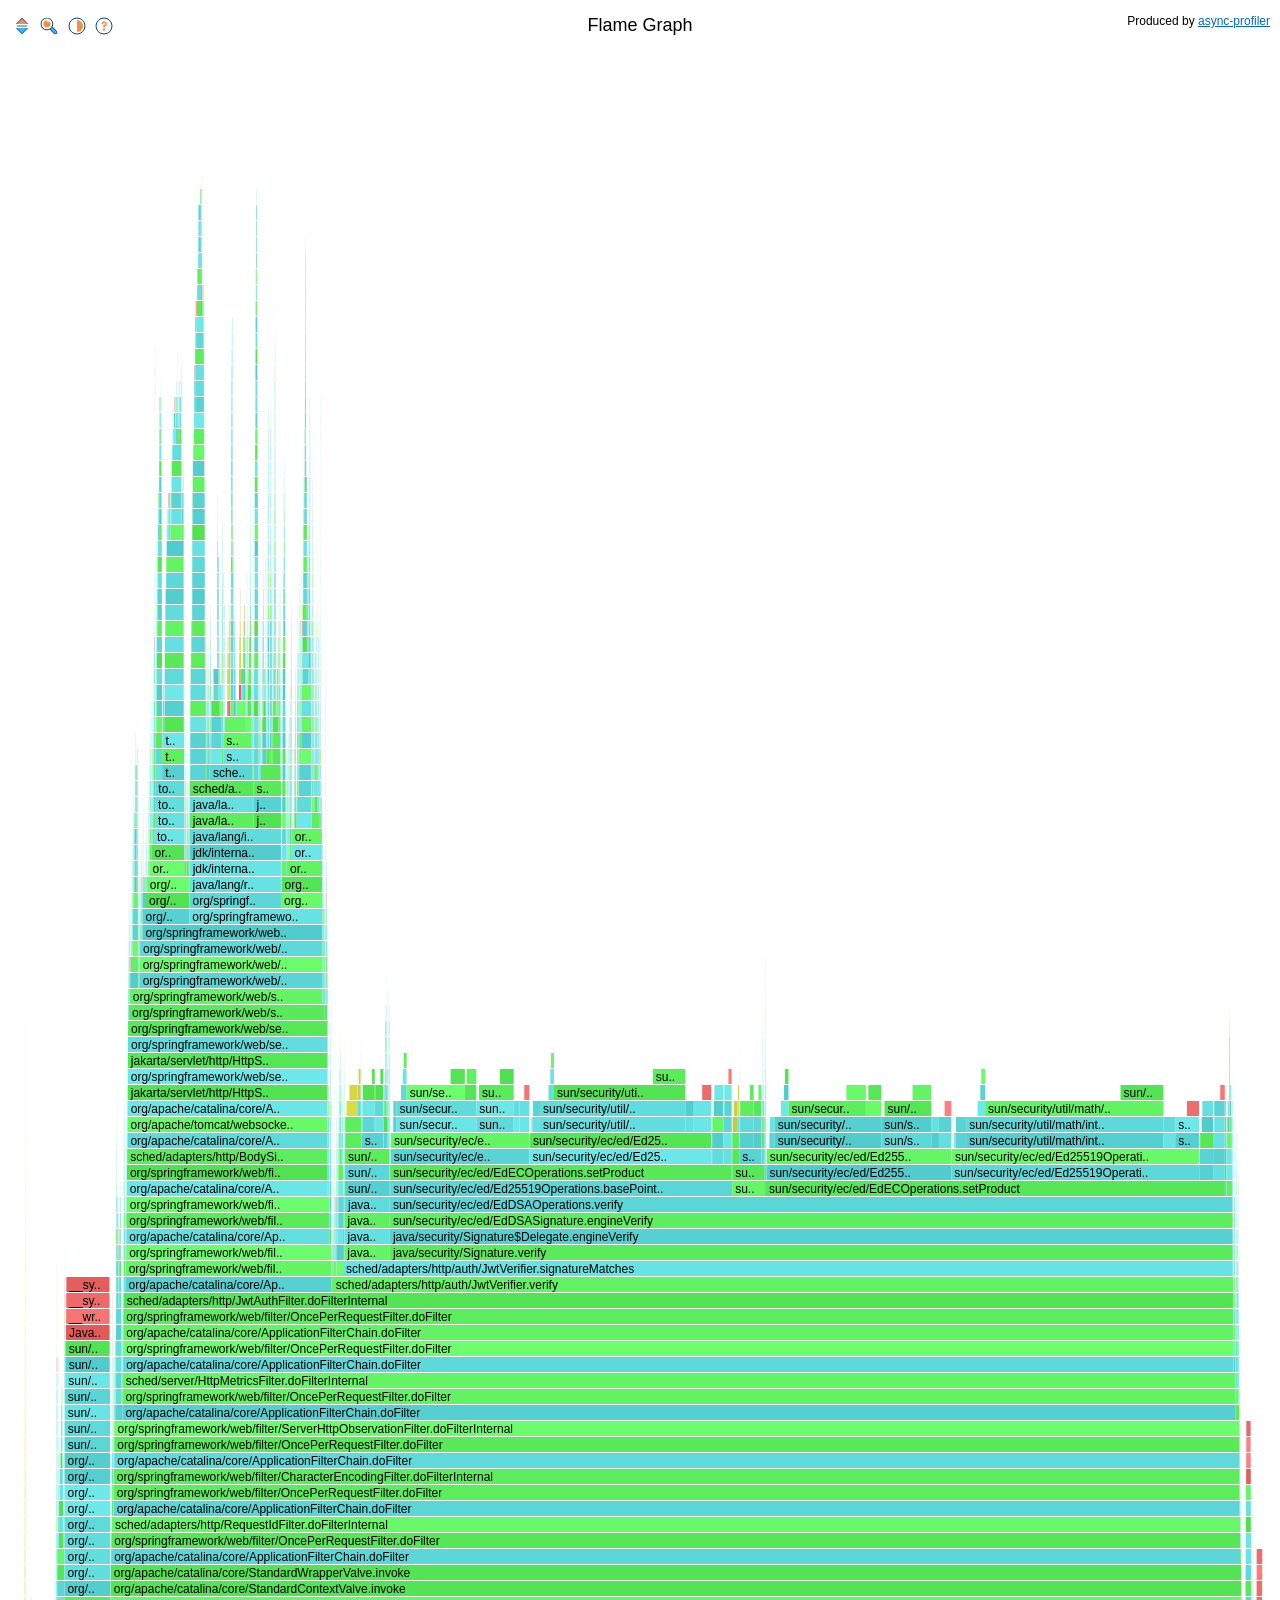
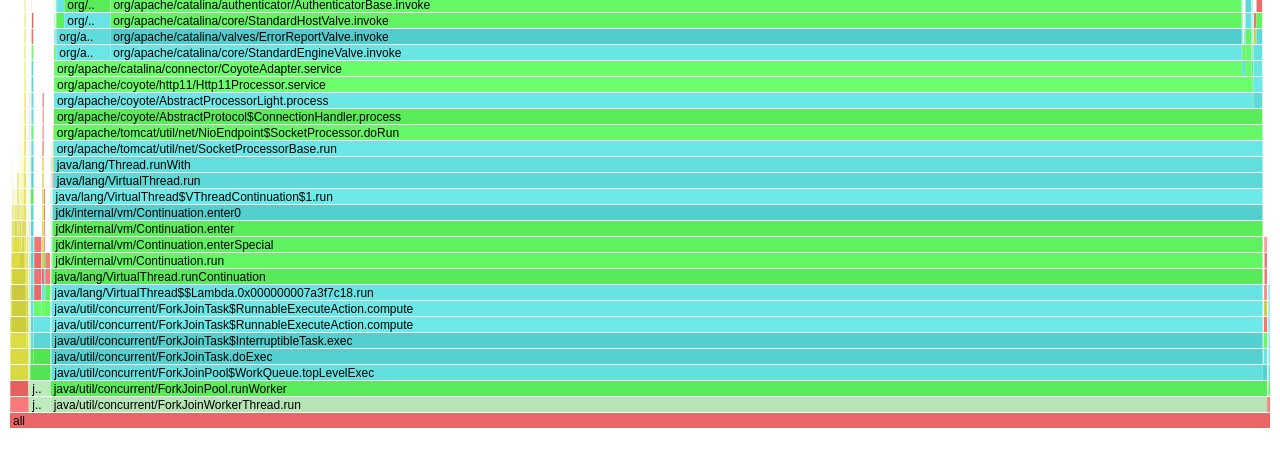
<file: bench/results/profile/jwt-1200_cpu.html>
<!DOCTYPE html>
<html lang='en'>
<head>
<meta charset='utf-8'>
<style>
	:root      {--bg: #ffffff; --fg: #000000; --hl-bg: #ffffe0; --hl-border: #ffc000; --link: #0366d6; --legend-bg: #ffffe0; --legend-border: #666666}
	:root.dark {--bg: #1e1e1e; --fg: #cccccc; --hl-bg: #3a3a00; --hl-border: #8a7000; --link: #58a6ff; --legend-bg: #333333; --legend-border: #888888}
	body {margin: 0; padding: 10px 10px 22px 10px; background-color: var(--bg); color: var(--fg)}
	h1 {margin: 5px 0 0 0; font-size: 18px; font-weight: normal; text-align: center}
	header {margin: -22px 0 6px 0}
	button {border: none; background: none; width: 24px; height: 24px; cursor: pointer; margin: 0; padding: 2px 0 0 0; text-align: center}
	button:hover {background-color: var(--hl-bg); outline: 1px solid var(--hl-border); border-radius: 4px}
	dl {margin: 0 4px 8px 4px}
	dt {margin: 1px; padding: 2px 0; font-weight: bold}
	dd {margin: 1px; padding: 2px 4px}
	dl.frames {float: left; width: 160px}
	dl.frames > dd {color: #000000}
	dl.hotkeys {clear: left; border-top: 1px solid var(--legend-border)}
	dl.hotkeys > dt {float: left; clear: left; width: 158px; margin-right: 4px; text-align: right}
	dl.hotkeys > dd {float: left}
	p {position: fixed; bottom: 0; margin: 0; padding: 2px 3px 2px 3px; outline: 1px solid var(--hl-border); display: none; overflow: hidden; white-space: nowrap; background-color: var(--hl-bg); color: var(--fg)}
	a {color: var(--link)}
	#legend {padding: 4px; border-radius: 4px; background: var(--legend-bg); border: 1px solid var(--legend-border); display: none}
	#hl {position: absolute; display: none; overflow: hidden; white-space: nowrap; pointer-events: none; background-color: var(--hl-bg); outline: 1px solid var(--hl-border); height: 15px}
	#hl span {padding: 0 3px 0 3px}
	#status {left: 0}
	#match {right: 0}
	#reset {cursor: pointer}
	#canvas {width: 100%; height: 1984px}
</style>
<script>
{
	let theme;
	try { theme = localStorage.getItem('flame-theme'); } catch (ignored) {}
	if (theme ? theme === 'dark' : matchMedia('(prefers-color-scheme: dark)').matches) {
		document.documentElement.classList.add('dark');
	}
}
</script>
</head>
<body style='font: 12px Verdana, sans-serif'>
<h1>Flame Graph</h1>
<header style='float: left'>
<button id='inverted' title='Invert (I)'><svg xmlns='http://www.w3.org/2000/svg' width='20' height='20' viewBox='0 0 392 392'><path d='M196,36 L316,156 L76,156 Z' fill='#004d80'/><path d='M196,356 L76,236 L316,236 Z' fill='#004d80'/><path d='M196,54 L298,156 L94,156 Z' fill='#ff8d40'/><path d='M196,338 L94,236 L298,236 Z' fill='#40b2ff'/><rect x='94' y='188' width='204' height='16' fill='#004d80'/></svg></button>
<button id='search' title='Search (Ctrl+F)'><svg xmlns='http://www.w3.org/2000/svg' width='20' height='20' viewBox='-39.3 -39.3 471.1 471.1'><circle cx='147.7' cy='147.8' r='125.9' fill='#fff'/><path fill='#40b2ff' d='M370.7 348.7c0 1.4-1.6 6.3-7.2 12.3-6.2 6.7-12.5 9.8-14.7 9.8h-.1c-19.5-1.6-62-43.2-109.6-106.8 9.2-7.2 17.5-15.5 24.6-24.6 63.6 47.6 105.2 90.2 106.8 109.6z'/><path fill='#ff8d40' d='M208.7 86.9l-14.5 14.5c-17.1 17.1-46.5 5-46.5-19.3V61.6c-49 0-88.4 40.8-86.1 90.2 2 43.9 38.1 80 82 82 49.5 2.3 90.2-37.2 90.2-86.1 0-23.7-9.6-45.2-25.1-60.8z'/><path fill='#004d80' d='M276.1 221c12.3-21.5 19.5-46.5 19.5-73.2C295.6 66.3 229.2.1 147.7.1S0 66.3 0 147.9s66.3 147.7 147.7 147.7c26.6 0 51.5-7.1 73.2-19.5 39.8 53.3 91.9 113.5 126.1 116.4 12.3.5 22.9-6.7 32.8-16.7 5.2-5.6 13.8-16.9 12.8-28.8-2.9-34.1-63.1-86.2-116.4-126.1zM147.7 273.8c-69.5 0-125.9-56.5-125.9-125.9S78.3 21.9 147.7 21.9 273.6 78.4 273.6 147.8s-56.4 126-125.9 126zm215.9 87.2c-6.2 6.7-12.4 9.8-14.7 9.8h-.1c-19.5-1.6-62-43.2-109.6-106.8 9.2-7.2 17.5-15.5 24.6-24.6 63.6 47.6 105.2 90.2 106.8 109.6 0 1.4-1.6 6.3-7.2 12.4z'/></svg></button>
<button id='darkmode' title='Toggle dark mode (D)'><svg xmlns='http://www.w3.org/2000/svg' width='20' height='20' viewBox='0 0 20 20'><path d='M10 4a6 6 0 0 1 0 12z' fill='#ff8d40'/><path d='M10 4a6 6 0 0 0 0 12z' fill='#ffffff'/><circle cx='10' cy='10' r='8' fill='none' stroke='#004d80'/></svg></button>
<button id='info'><svg xmlns='http://www.w3.org/2000/svg' width='20' height='20' viewBox='0 0 20 20'><circle cx='10' cy='10' r='8' stroke='#004d80' fill='none'/><path d='M10 5.5c-1.25 0-2.25 1-2.25 2.25H9a1.25 1.25 0 0 1 2.5 0c0 .65-.55 1-1 1.2-.7.35-1.25.85-1.25 1.8V11h1.5v-.25c0-.37.29-.65.68-.83.73-.34 1.32-.87 1.32-2.17 0-1.25-1.5-2.25-2.75-2.25' fill='#ff8d40' stroke='#ff8d40' stroke-width='.6' stroke-linecap='round' stroke-linejoin='round'/><circle cx='10' cy='13.5' r='1.2' fill='#ff8d40'/></svg></button>
</header>
<header style='float: right'>Produced by <a href='https://github.com/async-profiler/async-profiler'>async-profiler</a></header>
<div id='legend' style='position: absolute'>
<dl class='frames'>
	<dt>Frame types</dt>
	<dd style='background-color: #e17d00'>Kernel</dd>
	<dd style='background-color: #e15a5a'>Native</dd>
	<dd style='background-color: #c8c83c'>C++ (VM)</dd>
	<dd style='background-color: #50e150'>Java compiled</dd>
	<dd style='background-color: #cce880'>Java compiled by C1</dd>
	<dd style='background-color: #50cccc'>Inlined</dd>
	<dd style='background-color: #b2e1b2'>Interpreted</dd>
</dl>
<dl class='frames'>
	<dt>Allocation profile</dt>
	<dd style='background-color: #50cccc'>Allocated class</dd>
	<dd style='background-color: #e17d00'>Allocation outside TLAB</dd>
	<dt>Lock profile</dt>
	<dd style='background-color: #50cccc'>Lock class</dd>
	<dt>&nbsp;</dt>
	<dt>Search</dt>
	<dd style='background-color: #ee00ee'>Matches regexp</dd>
</dl>
<dl class='hotkeys'>
	<dt>Click frame</dt><dd>Zoom into frame</dd>
	<dt>Ctrl/Alt+Click</dt><dd>Remove stack</dd>
	<dt>0</dt><dd>Reset zoom</dd>
	<dt>I</dt><dd>Invert graph</dd>
	<dt>Ctrl+F</dt><dd>Search</dd>
	<dt>N</dt><dd>Next match</dd>
	<dt>Shift+N</dt><dd>Previous match</dd>
	<dt>Esc</dt><dd>Cancel search</dd>
</dl>
</div>
<canvas id='canvas'></canvas>
<div id='hl'><span></span></div>
<p id='status'></p>
<p id='match'>Matched: <span id='matchval'></span> <span id='reset' title='Clear'>&#x274c;</span></p>
<script>
	// Copyright The async-profiler authors
	// SPDX-License-Identifier: Apache-2.0
	'use strict';
	let root, px, pattern;
	let level0 = 0, left0 = 0, width0 = 0, d = 0;
	let nav = [], navIndex, matchval;
	let inverted = false;
	const U = undefined;
	const maxdiff = -1;
	const levels = Array(124);
	for (let h = 0; h < levels.length; h++) {
		levels[h] = [];
	}

	const canvas = document.getElementById('canvas');
	const c = canvas.getContext('2d');
	const hl = document.getElementById('hl');
	const status = document.getElementById('status');

	const canvasWidth = canvas.offsetWidth;
	const canvasHeight = canvas.offsetHeight;
	canvas.style.width = canvasWidth + 'px';
	canvas.width = canvasWidth * (devicePixelRatio || 1);
	canvas.height = canvasHeight * (devicePixelRatio || 1);
	if (devicePixelRatio) c.scale(devicePixelRatio, devicePixelRatio);
	c.font = document.body.style.font;

	const palette = [
		[0xb2e1b2, 20, 20, 20],
		[0x50e150, 30, 30, 30],
		[0x50cccc, 30, 30, 30],
		[0xe15a5a, 30, 40, 40],
		[0xc8c83c, 30, 30, 10],
		[0xe17d00, 30, 30,  0],
		[0xcce880, 20, 20, 20],
	];

	function getColor(p) {
		const v = Math.random();
		return '#' + (p[0] + ((p[1] * v) << 16 | (p[2] * v) << 8 | (p[3] * v))).toString(16);
	}

	function getDiffColor(diff) {
		if (diff === U) return '#ffdd33';
		if (diff === 0) return '#e0e0e0';
		const v = Math.round(128 * (maxdiff - Math.abs(diff)) / maxdiff) + 96;
		return diff > 0 ? 'rgb(255,' + v + ',' + v + ')' : 'rgb(' + v + ',' + v + ',255)';
	}

	function f(key, level, left, width, inln, c1, int) {
		levels[level0 = level].push({level, left: left0 += left, width: width0 = width || width0,
			color: maxdiff >= 0 ? getDiffColor(d) : getColor(palette[key & 7]),
			title: cpool[key >>> 3],
			details: (d ? (d > 0 ? ', +' : ', ') + d : '') + (int ? ', int=' + int : '') + (c1 ? ', c1=' + c1 : '') + (inln ? ', inln=' + inln : '')
		});
	}

	function u(key, width, inln, c1, int) {
		f(key, level0 + 1, 0, width, inln, c1, int)
	}

	function n(key, width, inln, c1, int) {
		f(key, level0, width0, width, inln, c1, int)
	}

	function samples(n) {
		return n === 1 ? '1 sample' : n.toString().replace(/\B(?=(\d{3})+(?!\d))/g, ',') + ' samples';
	}

	function pct(a, b) {
		return a >= b ? '100' : (100 * a / b).toFixed(2);
	}

	function findFrame(frames, x) {
		let left = 0;
		let right = frames.length - 1;

		while (left <= right) {
			const mid = (left + right) >>> 1;
			const f = frames[mid];

			if (f.left > x) {
				right = mid - 1;
			} else if (f.left + f.width <= x) {
				left = mid + 1;
			} else {
				return f;
			}
		}

		if (frames[left] && (frames[left].left - x) * px < 0.5) return frames[left];
		if (frames[right] && (x - (frames[right].left + frames[right].width)) * px < 0.5) return frames[right];

		return null;
	}

	function removeStack(left, width) {
		for (let h = 0; h < levels.length; h++) {
			const frames = levels[h], newFrames = [];
			for (let i = 0; i < frames.length; i++) {
				const f = frames[i];
				if (f.left >= left + width) {
					f.left -= width;
				} else if (f.left + f.width > left) {
					if ((f.width -= width) <= 0 && h) continue;
				}
				newFrames.push(f);
			}
			levels[h] = newFrames;
		}
	}

	function search(r) {
		if (r === true && (r = prompt('Enter regexp to search:', '')) === null) {
			return;
		}

		pattern = r ? RegExp(r) : undefined;
		const matched = render(root, nav = []);
		navIndex = -1;
		document.getElementById('matchval').textContent = matchval = pct(matched, root.width) + '%';
		document.getElementById('match').style.display = r ? 'inline-block' : 'none';
	}

	function render(newRoot, nav) {
		const bg = getComputedStyle(document.documentElement).getPropertyValue('--bg');

		if (root) {
			c.fillStyle = bg;
			c.fillRect(0, 0, canvasWidth, canvasHeight);
		}

		root = newRoot || levels[0][0];
		px = canvasWidth / root.width;

		const x0 = root.left;
		const x1 = x0 + root.width;
		const marked = [];

		function mark(f) {
			return marked[f.left] || (marked[f.left] = f);
		}

		function totalMarked() {
			let total = 0;
			let left = 0;
			Object.keys(marked).sort(function(a, b) { return a - b; }).forEach(function(x) {
				if (+x >= left) {
					const m = marked[x];
					if (nav) nav.push(m);
					total += m.width;
					left = +x + m.width;
				}
			});
			return total;
		}

		function drawFrame(f, y) {
			if (f.left < x1 && f.left + f.width > x0) {
				c.fillStyle = pattern && f.title.match(pattern) && mark(f) ? '#ee00ee' : f.color;
				c.fillRect((f.left - x0) * px, y, f.width * px, 15);

				if (f.width * px >= 21) {
					const chars = Math.floor(f.width * px / 7);
					const title = f.title.length <= chars ? f.title : f.title.substring(0, chars - 2) + '..';
					c.fillStyle = '#000000';
					c.fillText(title, Math.max(f.left - x0, 0) * px + 3, y + 12, f.width * px - 6);
				}

				if (f.level < root.level) {
					c.fillStyle = bg + '80';
					c.fillRect((f.left - x0) * px, y, f.width * px, 15);
				}
			}
		}

		for (let h = 0; h < levels.length; h++) {
			const y = inverted ? h * 16 : canvasHeight - (h + 1) * 16;
			const frames = levels[h];
			for (let i = 0; i < frames.length; i++) {
				drawFrame(frames[i], y);
			}
		}

		return totalMarked();
	}

	function unpack(cpool) {
		for (let i = 1; i < cpool.length; i++) {
			cpool[i] = cpool[i - 1].substring(0, cpool[i].charCodeAt(0) - 32) + cpool[i].substring(1);
		}
	}

	canvas.onmousemove = function() {
		const h = Math.floor((inverted ? event.offsetY : (canvasHeight - event.offsetY)) / 16);
		if (h >= 0 && h < levels.length) {
			const f = findFrame(levels[h], event.offsetX / px + root.left);
			if (f) {
				if (f !== root) getSelection().removeAllRanges();
				hl.style.left = (Math.max(f.left - root.left, 0) * px + canvas.offsetLeft) + 'px';
				hl.style.width = (Math.min(f.width, root.width) * px) + 'px';
				hl.style.top = ((inverted ? h * 16 : canvasHeight - (h + 1) * 16) + canvas.offsetTop) + 'px';
				hl.firstChild.textContent = f.title;
				hl.style.display = 'block';
				canvas.title = f.title + '\n(' + samples(f.width) + f.details + ', ' + pct(f.width, levels[0][0].width) + '%)';
				canvas.style.cursor = 'pointer';
				canvas.onclick = function() {
					if ((event.altKey || event.ctrlKey) && h >= root.level && h > 0) {
						removeStack(f.left, f.width);
						root.width > f.width ? render(root) : render();
					} else if (f !== root) {
						render(f);
					}
					canvas.onmousemove();
				};
				status.textContent = 'Function: ' + canvas.title;
				status.style.display = 'inline-block';
				return;
			}
		}
		canvas.onmouseout();
	}

	canvas.onmouseout = function() {
		hl.style.display = 'none';
		status.style.display = 'none';
		canvas.title = '';
		canvas.style.cursor = '';
		canvas.onclick = null;
	}

	canvas.ondblclick = function() {
		getSelection().selectAllChildren(hl);
	}

	document.getElementById('inverted').onclick = function() {
		inverted = !inverted;
		render();
	}

	document.getElementById('search').onclick = function() {
		search(true);
	}

	document.getElementById('reset').onclick = function() {
		search(false);
	}

	document.getElementById('darkmode').onclick = function() {
		const theme = document.documentElement.classList.toggle('dark') ? 'dark' : 'light';
		try { localStorage.setItem('flame-theme', theme); } catch (ignored) {}
		render(root);
	}

	const btnInfo = document.getElementById('info');
	const legend = document.getElementById('legend');

	btnInfo.onmouseover = function() {
		legend.style.left = (btnInfo.offsetLeft + 24) + 'px';
		legend.style.top = (btnInfo.offsetTop + 24) + 'px';
		legend.style.display = 'block';
	}

	btnInfo.onmouseout = function() {
		legend.style.display = 'none';
	}

	window.onkeydown = function(event) {
		if ((event.ctrlKey || event.metaKey) && event.key === 'f') {
			event.preventDefault();
			search(true);
			return false;
		} else if (event.key === 'Escape') {
			search(false);
		} else if ((event.key === 'n' || event.key === 'N') && nav.length > 0) {
			navIndex = (navIndex + (event.shiftKey ? nav.length - 1 : 1)) % nav.length;
			render(nav[navIndex]);
			document.getElementById('matchval').textContent = matchval + ' (' + (navIndex + 1) + ' of ' + nav.length + ')';
			window.scroll(0, inverted ? root.level * 16 : canvasHeight - (root.level + 1) * 16);
			canvas.onmousemove();
			return false;
		} else if (event.key === 'i') {
			canvas.onmouseout();
			document.getElementById('inverted').onclick();
			return false;
		} else if (event.key === 'd') {
			document.getElementById('darkmode').onclick();
			return false;
		} else if (event.key === '0') {
			canvas.onmouseout();
			root = levels[0][0];
			search(false);
			return false;
		}
	}

const cpool = [
'all',
' /usr/lib/x86_64-linux-gnu/libm.so.6',
' AccessInternal::PostRuntimeDispatch<G1BarrierSet::AccessBarrier<1335398ul, G1BarrierSet>, (AccessInternal::BarrierType)1, 1335398ul>::oop_access_barrier',
'`286822ul, G1BarrierSet>, (AccessInternal::BarrierType)1, 286822ul>::oop_access_barrier',
'sInternal::BarrierType)3, 286822ul>::oop_access_barrier',
'`544868ul, G1BarrierSet>, (AccessInternal::BarrierType)2, 544868ul>::oop_access_barrier',
'b8964ul, G1BarrierSet>, (AccessInternal::BarrierType)0, 548964ul>::oop_access_barrier',
'sInternal::BarrierType)2, 548964ul>::oop_access_barrier',
'!ddLNode::Identity',
'#Node::Ideal',
'.IL',
'#PNode::Opcode',
'!llocTracer::send_allocation_in_new_tlab',
'!rena::Arealloc',
'\'contains',
'\'grow',
'!ssembler::cmpq',
'+jmpb_0',
'+locate_operand',
' BacktraceBuilder::push',
'"rrierSetAssembler::refine_register',
'*C2::compute_liveness_at_stubs',
'.load_at',
'5_resolved',
'.store_at',
'6_resolved',
'*NMethod::nmethod_stub_entry_barrier',
'!itMap::set_difference',
',from',
',union',
'!lockBegin::BlockBegin',
',try_merge',
'%List::iterate_forward',
')Builder::BlockListBuilder',
'2make_block_at',
'2set_entries',
'6leaders',
'!oolNode::Opcode',
'*hash',
'!ufferBlob::create',
' C1 Runtime counter_overflow_blob',
'+fast_new_instance_blob',
'+slow_subtype_check_blob',
'"SafepointPollStub::emit_code',
'!2 Runtime complete_monitor_locking',
'+multianewarray2',
'93',
'+new_array',
'4_nozero',
'/instance',
',otify_jvmti_vthread_end',
'@mount',
'@start',
'@unmount',
'"CodeStubList::emit',
'$mpiler::compile_method',
'"SafepointPollStub::emit',
'!DSConfig::is_dumping_heap',
'!ProjNode::is_CFG',
'.block_proj',
'!allDynamicJavaNode::Ideal',
'$Generator::do_late_inline_helper',
'/for_inline',
'3method_handle_call',
'Ainline',
'$Node::Value',
'*match',
'$StaticJavaNode::Ideal',
'4Opcode',
'4uncommon_trap_request',
'"rdTableBarrierSet::on_slowpath_allocation_exit',
'"stIINode::Value',
'"tchProjNode::Opcode',
'/hash',
'!hunk::next_chop',
'%Pool::allocate_chunk',
'!lassLoaderData::holder',
'1oops_do',
'/Graph::roots_cld_do',
'!mpLNode::Ideal',
'#NNode::Opcode',
'!odeBuffer::copy_code_to',
',initialize_section_size',
',relocate_code_to',
',total_offset_of',
'$Cache::allocate',
'+find_blob',
'$Heap::allocate',
'*find_blob',
'*search_freelist',
'"llectedHeap::create_metaspace_summary',
'/fill_with_object',
'/print_relative_to_gc',
'"mpilation::Compilation',
'-build_hir',
'-compile_java_method',
'5method',
'-emit_code_body',
'2lir',
'-initialize',
'/stall_code',
'+Log::log_compile',
'+Policy::event',
'3select_task',
'&e::Code_Gen',
'+mpile',
')Optimize',
')alias_type',
')call_generator',
'+n_alias',
'*opy_node_notes_to',
')disconnect_useless_nodes',
')final_graph_reshaping',
'>_main_switch',
'?walk',
',d_alias_type',
'.intrinsic',
'*latten_alias_type',
')identify_useful_nodes',
'*nline_incrementally',
'=_cleanup',
'>one',
')make_vm_intrinsic',
')needs_clinit_barrier',
')optimize_inlining',
'2loops',
'2virtual_call',
')print_method',
'+ocess_for_merge_stores_igvn',
'5post_loop_opts_igvn',
')record_for_merge_stores_igvn',
'+move_root_to_sfpts_edges',
'0speculative_types',
'\'Broker::compile_method',
'=_base',
'6r_thread_loop',
'/invoke_compiler_on_method',
'\'Queue::get',
'\'Task::print',
'2_impl',
'\'r::compile_method',
'$ositeElapsedCounterSource::now',
'"nNode::Opcode',
')hash',
')make',
'#currentGCThread::run',
'4should_terminate',
'#nectionGraph::add_field',
':_uses_to_worklist',
':s_to_worklist',
'5node_to_connection_graph',
'1complete_connection_graph',
'5ute_escape',
'2reate_split_phi',
'1do_analysis',
'1find_inst_mem',
'6non_escaped_objects',
'1is_oop_field',
'1split_memory_phi',
'7unique_types',
'#stantPoolCache::set_vtable_call',
'%raintCastNode::Identity',
'4Value',
'4dominating_cast',
'4higher_equal_types',
'#vI2LNode::Opcode',
'"untedLoopNode::stride_con',
' DebugInformationRecorder::DebugInformationRecorder',
':create_monitor_values',
'Ascope_values',
':describe_scope',
':find_sharable_decode_offset',
'"pendencies::encode_content_bytes',
'.sort_all_deps',
')yContext::add_dependent_nmethod',
'!ict::Insert',
'&doubhash',
'&operator[]',
'$ionary::find_class',
'"rectCallGenerator::generate',
' FastThreadsListHandle::FastThreadsListHandle',
'!ieldInfoComparator::compare_to',
')Reader::read_field_info',
'1search_table_lookup',
'!reeCSetClosure::do_heap_region',
' G1AllocRegion::new_alloc_region_and_allocate',
'\'ator::unsafe_max_tlab_alloc',
'"BarrierSet::write_region',
',C2::expand_barriers',
'0late_barrier_analysis',
'.State::needs_livein_data',
',Runtime::write_ref_array_post_entry',
'$tchedTask::work',
'"CLDScanClosure::do_cld',
'#ardTable::g1_mark_as_young',
'-is_in_young',
'#odeRootSet::clear',
'/length',
'$llectedHeap::allocate_new_tlab',
'2ttempt_allocation_slow',
'1capacity',
'1do_collection_pause_at_safepoint_helper',
'1fill_with_dummy_object',
'2ree_region',
'1gc_epilogue',
'1new_mutator_alloc_region',
'5region',
'1par_iterate_regions_array',
'2rint_heap_on',
'1requires_barriers',
'3tire_mutator_alloc_region',
'1tlab_used',
'2race_heap',
'1update_used_after_gc',
')ionSet::add_eden_region',
'1finalize_old_part',
'1iterate',
'$mmittedRegionMap::num_active',
'$ncurrentRefine::RemSetSamplingClosure::do_heap_region',
'4adjust_threads_periodically',
'Cwanted',
'4is_thread_adjustment_needed',
'4reduce_threads_wanted',
'4threads_do',
'5ry_refinement_step',
'2Thread::run_service',
'"DirtyCardQueueSet::num_par_ids',
'"EvacPhaseTimesTracker::~G1EvacPhaseTimesTracker',
'&uateRegionsBaseTask::work',
'1Task::scan_roots',
'"FromCardCache::clear',
'"GCParPhaseTimesTracker::G1GCParPhaseTimesTracker',
'"HeapPrinterMark::~G1HeapPrinterMark',
'&Region::clear_cardtable',
'.fill_with_dummy_object',
'.hr_clear',
',Manager::allocate_free_region',
',RemSet::clear',
'9_fcc',
'"MonitoringSupport::update_eden_size',
'%otonicArenaFreeMemoryTask::execute',
'@free_excess_arena_memory',
'4Pool::G1ReturnMemoryProcessor::return_to_vm',
'"NMethodClosure::do_nmethod',
'#UMA::index_of_current_thread',
'#methodProcessor::do_regular_processing',
'"ParScanThreadState::trim_queue_to_threshold',
'#ostEvacuateCollectionSetCleanupTask2::FreeCollectionSetTask::do_work',
'#reEvacuateCollectionSetBatchTask::JavaThreadRetireTLABAndFlushLogs::do_work',
'$imaryConcurrentRefineThread::do_refinement_step',
'Amaybe_deactivate',
'Atrack_usage',
'Await_for_completed_buffers',
'"RemSet::scan_heap_roots',
'(ScanState::G1ClearCardTableTask::do_work',
'(TrackingPolicy::update_at_allocate',
'#ootProcessor::evacuate_roots',
'1process_java_roots',
'"ScanHRForRegionClosure::scan_heap_roots',
'#erviceThread::run_service',
'5task',
'1schedule_task',
'#urvivorRegions::length',
'"YoungCollector::collect',
'2post_evacuate_collection_set',
'3re_evacuate_collection_set',
'!CLog::log_gc',
'"Notifier::sendNotification',
'<Internal',
'!lobalCounter::write_synchronize',
'!raphBuilder::GraphBuilder',
'.access_field',
'.invoke',
'/terate_all_blocks',
'6bytecodes_for_block',
'.push_scope',
'.try_inline',
'8_full',
'%Kit::access_load_at',
'1store_at',
'+dd_exception_states_from',
'+rray_element_address',
'*cast_not_null',
'+lone_map',
'+ombine_exception_states',
'*gen_checkcast',
'.subtype_check',
'*insert_mem_bar',
'*kill_dead_locals',
'*make_constant_from_field',
'/load',
'/slow_call_ex',
',ybe_cast_profiled_receiver',
'*null_check_common',
'*record_profile_for_speculation',
'8d_arguments_for_speculation',
',place_in_map',
'*set_map_clone',
'.results_for_java_call',
'+topped',
'-re_to_memory',
'+ubtype_check_receiver',
'*type_check_receiver',
'*uncommon_trap',
'"owableArrayWithAllocator<PointsToNode*, GrowableArray<PointsToNode*> >::grow',
';long, GrowableArray<long> >::expand_to',
' HSpaceCounters::update_used',
' I2C/C2I adapters',
'!R::IR',
'"Scope::IRScope',
'!dealLoopTree::compute_trip_count',
'/est_loop_clone_sz',
'8flow_merge_sz',
'2imate_peeling',
'/iteration_split',
'>_impl',
'/loop_predication',
'!f::visit',
'"Node::Ideal',
'-_common',
'(is_zero_trip_guard',
'(search_identical',
'"TrueNode::Opcode',
'!mmutableOopMapSet::find_map_at_offset',
'!ndexSet::IndexSet',
'*alloc_block',
'5_containing',
'*lrg_union',
'(Iterator::advance_and_next',
'"itializeNode::can_capture_store',
'0detect_init_independence',
'*dAssertionPredicate::is_predicate',
'"lineTree::check_can_parse',
',ok_to_inline',
',should_not_inline',
',try_to_inline',
'"stanceKlass::add_dependent_nmethod',
'0llocate_instance',
'8objArray',
'0rray_klass',
'/check_valid_for_instantiation',
'/find_field',
'4local_field',
'4method_index',
'/is_record',
'/uncached_lookup_method',
'"terpreterRuntime::resolve_from_cache',
'<invoke',
'%val::add_use_pos',
'"variance::is_invariant',
' JNIHandleBlock::allocate_handle',
')s::make_local',
'!VMState::same_calls_as',
'#_ArrayCopy',
'$FillInStackTrace',
'$GetNanoTimeAdjustment',
'$IsRecord',
'!avaCallArguments::parameters',
'(s::call_helper',
'0special',
',onstruct_new_instance',
'$FrameAnchor::make_walkable',
'$Thread::dec_held_monitor_count',
',is_interrupted',
',oops_do_frames',
',pd_last_frame',
',rebind_to_jvmti_thread_state_of',
',set_is_in_VTMS_transition',
',threadObj',
'2_main_inner',
'$_java_lang_Throwable_fillInStackTrace',
'%sun_nio_ch_EPoll_ctl',
'6wait',
'1ventFD_set0',
'0IOUtil_configureBlocking',
'7drain',
'0Net_accept',
'4getIntOption0',
'4localInetAddress',
'4poll',
'4setIntOption0',
'5hutdown',
'0SocketDispatcher_read0',
'Awrite0',
'0UnixDispatcher_close0',
'!frAllocationTracer::JfrAllocationTracer',
'#ObjectAllocationSample::send_event',
'#Resolution::on_c2_resolution',
'!vmtiAgentThread::start_function_wrapper',
'%VTMSTransitionDisabler::VTMS_vthread_end',
'Jmount',
'Jstart',
'=finish_VTMS_transition',
'=start_VTMS_transition',
' Klass::check_array_allocation_length',
'\'is_klass',
' LIRGenerator::do_Invoke',
'.state_for',
'#_Assembler::emit_code',
'4lir_list',
'4opLabel',
'6TypeCheck',
'4slow_case_stubs',
'4typecheck_helper',
'$OpTypeCheck::emit_code',
'&VisitState::visit',
'!abel::add_patch_at',
'"teInlineVirtualCallGenerator::generate',
'!ightweightSynchronizer::enter',
':xit',
'9inflate_and_enter',
'Ainto_object_header',
'9quick_enter',
'"nearScan::allocate_registers',
'-ssign_reg_num',
',build_intervals',
',do_linear_scan',
',resolve_collect_mappings',
'4data_flow',
'*Walker::activate_current',
'3lloc_free_reg',
'2free_collect_inactive_fixed',
'#kResolver::check_method_accessability',
'.linktime_resolve_interface_method_or_null',
'?special_method',
'?virtual_method',
'M_or_null',
'/ookup_method_in_klasses',
'.resolve_interface_call_or_null',
'@method',
'6method',
'6special_call',
'B_or_null',
'/untime_resolve_interface_method',
'!oadNKlassNode::Value',
'%ode::Ideal',
'*Value',
'*klass_value_common',
'"cation::write_on',
'(Value::write_on',
'"opTreeIterator::next',
' MachEpilogNode::emit',
'$Node::alignment_required',
'*ideal_reg',
'*rematerialize',
'$Oper::num_edges',
'*reg',
'$ProjNode::bottom_type',
'$SpillCopyNode::ideal_reg',
'4mplementation',
'#roAssembler::lea',
'0movptr',
'0safepoint_poll',
'"tcher::Label_Root',
')ReduceInst',
')collect_null_checks',
')find_shared',
'4_visit',
')is_vshift_con_pattern',
')match',
'._tree',
')pd_clone_node',
')specialize_generic_vector_operands',
')xform',
'!emAllocator::Allocation::notify_allocation_jfr_sampler',
'Mvmti_sampler',
'.allocate',
'.mem_allocate',
':_inside_tlab_slow',
'#BarNode::Ideal',
',MemBarNode',
',make',
'.tch',
',remove',
'#Node::Ideal_common',
')adr_type',
')can_see_stored_value',
')find_previous_store',
')maybe_all_controls_dominate',
'#oryService::create_MemoryUsage_obj',
'"rgeMemNode::Ideal',
'.MergeMemNode',
'.iteration_setup',
'.make',
'.set_memory_at',
'"taspace::allocate',
')Utils::get_combined_statistics',
'4statistics',
'#hod::build_profiling_method_data',
'(load_signature_classes',
'(print_short_name',
'&Data::allocate',
',next_data',
'&Liveness::BasicBlock::get_liveness_at',
'0compute_liveness',
'0get_liveness_at',
'0init_basic_blocks',
'!onitor::wait',
'-_without_safepoint_check',
'\'DeflationThread::monitor_deflation_thread_entry',
'"veResolver::resolve_mappings',
'!ultiNode::is_CFG',
'"tatorAllocRegion::retire',
':_region',
'#ex::lock',
'+_without_safepoint_check',
'\'try_lock',
' NET_GetSockOpt',
'$SockaddrToInetAddress',
'!ode::Node',
'&add_req',
'&clone',
'&del_req',
'(struct',
'\'isconnect_inputs',
'\'ominates',
'&get_ptr_type',
'&has_special_unique_user',
')h',
'&is_data_proj_of_pure_function',
'*ead_loop_safe',
'&jvms',
'&pinned',
'&rematerialize',
')ove_dead_region',
'(place_by',
'.edge',
'(size_array',
'&set_req_X',
'&unique_ctrl_out_or_null',
'$Hash::grow',
'*hash_delete',
'/find_insert',
'$_Array::grow',
'%Backward_Iterator::next',
'"nSafepointEmitter::emit_non_safepoint',
'"tificationThread::notification_thread_entry',
' ObjAllocator::initialize',
'$rrayAllocator::initialize',
'(Klass::allocate',
'/multi_allocate',
'#ectMonitor::enter',
'4_internal',
'5with_contention_mark',
'/spin_enter',
'/try_enter',
'3lock',
'3spin',
'&Sampler::is_created',
'!opFlow::build_oop_map',
')compute_reach',
'#MapSet::find_map',
'!paqueInitializedAssertionPredicateNode::Opcode',
'"toRuntime::is_deoptimized_caller_frame',
'-multianewarray2_C',
';3_C',
'-new_array_C',
'7nozero_C',
'1instance_C',
' PCTableNode::bottom_type',
'!ackedTableLookup::search',
'"rker::park',
'(unpark',
'#mNode::is_CFG',
'#se::Parse',
'\'adjust_map_after_if',
'(rray_addressing',
'-load',
'-store',
'\'build_exits',
'\'do_all_blocks',
'+newarray',
'*call',
'+heckcast',
'*exceptions',
',its',
'*field_access',
'*get_xxx',
'*if',
',null',
'*new',
'*one_block',
'/ytecode',
'*put_xxx',
'\'ensure_memory_phi',
'\'init_blocks',
'\'merge_common',
'-memory_edges',
'\'return_current',
'\'throw_to_exit',
'%Generator::generate',
'!eephole::test_may_remove',
'!haseAggressiveCoalesce::insert_copies',
'%BlockLayout::PhaseBlockLayout',
'2grow_traces',
'%CCP::analyze',
'*do_transform',
'*fetch_next_node',
'*push_and',
'/bool_with_cmpu_and_mask',
'/more_uses',
'*transform',
'3_once',
'&FG::PhaseCFG',
'*adjust_register_pressure',
'*build_cfg',
'*do_global_code_motion',
'*fixup_flow',
'*global_code_motion',
'*hoist_to_cheaper_block',
'*implicit_null_check',
'+s_uncommon',
'*raise_above_anti_dependences',
'*sched_call',
'/ule_early',
'3late',
'4ocal',
'3node_into_block',
'3pinned_nodes',
'+et_next_call',
'&haitin::Register_Allocate',
'.Select',
'/implify',
'/plit',
'.add_input_to_liveout',
'0just_high_pressure_index',
'.bias_color',
'/uild_ifg_physical',
'8virtual',
'.check_for_high_pressure_transition_at_fatproj',
'/ompute_exit_block_pressure',
'6initial_block_pressure',
'.de_ssa',
'.elide_copy',
'.fixup_spills',
'.gather_lrg_masks',
'/et_spillcopy_wide',
'.interfere_with_live',
'.lower_pressure',
'.merge_multidefs',
'.post_allocate_copy_removal',
'.raise_pressure',
'/emove_bound_register_from_interfering_live_ranges',
'.split_USE',
'/tretch_base_pointer_live_ranges',
'.use_prior_register',
'.yank_if_dead_recurse',
'&oalesce::coalesce_driver',
'\'nservativeCoalesce::coalesce',
'=py_copy',
';update_ifg',
'%GVN::transform',
'%IFG::Compute_Effective_Degree',
'*SquareUp',
'*effective_degree',
'*re_insert',
',move_node',
'&dealLoop::Dominators',
'0build_and_optimize',
'6loop_early',
';late',
'?_post_work',
';tree',
'?_impl',
'0clone_loop',
'1ompute_lca_of_uses',
'1reate_new_if_for_predicate',
'1trl_of_all_uses_out_of_loop',
'0do_split_if',
'3unroll',
'2m_lca_for_get_late_ctrl_internal',
'0fix_ctrl_uses',
'0get_ctrl',
'4early_ctrl',
'4late_ctrl_with_anti_dep',
'0handle_use',
'0identical_backtoback_ifs',
'1nsert_post_loop',
'8re_post_loops',
'1s_dominator',
'0loop_predication_impl',
'E_helper',
'0optimize',
'0rewire_safe_outputs_to_dominator',
'0spinup',
'2lit_if_with_blocks',
'D_post',
'Fre',
'0try_merge_identical_ifs',
'5ove_store_before_loop',
'4sink_out_of_loop',
'&terGVN::PhaseIterGVN',
'.add_users_of_use_to_worklist',
'8to_worklist',
'.optimize',
'.remove_globally_dead_node',
'.subsume_node',
'.transform_old',
'%Live::add_liveout',
'+compute',
'%MacroExpand::expand_macro_nodes',
'%Output::BuildOopMaps',
'-Output',
'-Process_OopMap_Node',
'-fill_buffer',
'-init_scratch_buffer_blob',
'/stall_code',
'-scratch_emit_size',
'.horten_branches',
'%Peephole::do_transform',
'%RemoveUseless::PhaseRemoveUseless',
'\'numberLive::PhaseRenumberLive',
'%Values::makecon',
'-uncached_makecon',
'-zerocon',
'"iNode::Ideal',
')Opcode',
')Value',
')hash',
')is_data_loop',
'-iamond_phi',
',split_through_mergemem_terminating',
',unsafe_data_reference',
')out_RegMask',
')split_out_instance',
')unique_input',
'!latformEvent::park',
'/unpark',
'(Monitor::wait',
'!osixSemaphore::signal',
'0wait',
'!redicateBlockIterator::for_each',
'&tedCallGenerator::generate',
'"ofiler::timerLoop',
'#jNode::Opcode',
'*Value',
'*is_CFG',
'-uncommon_trap_proj',
'*pinned',
' RangeCheckNode::Opcode',
'!eflection::verify_class_access',
'"gMask::clear_to_sets',
')is_UP',
',aligned_pairs',
',bound',
',misaligned_pair',
')smear_to_sets',
'#ionNode::Ideal',
',Opcode',
',is_CFG',
'/unreachable_from_root',
',remove_unreachable_subgraph',
'"sourceBitMap::ResourceBitMap',
'!untime1::counter_overflow',
'*new_instance',
'\'Predicate::is_predicate',
' SafeThreadsListPtr::release_stable_list',
'!hared Runtime resolve_opt_virtual_call_blob',
'&Runtime::complete_monitor_locking_C',
'@unlocking_C',
'/find_callee_info',
'?_helper',
'/java_calling_convention',
'/montgomery_multiply',
':square',
'/name_for_receiver',
'0otify_jvmti_vthread_end',
'Dmount',
'Dstart',
'Dunmount',
'/resolve_helper',
'7opt_virtual_call_C',
'"ouldNotReachHereNode::is_block_proj',
'!ignatureStream::as_klass',
'1find_symbol',
'1next',
'!pinPause',
'$Yield::SpinYield',
'!tackChunkFrameStream<(ChunkFrames)1>::StackChunkFrameStream',
'%FrameStream::StackFrameStream',
'#te::DFA',
'\'_sub_Op_AddP',
'/ConI',
'"oreNode::Ideal',
'!ubTypeCheckNode::sub',
'"spendibleThreadSet::join',
'!ymbol::increment_refcount',
'&Table::do_lookup',
'-new_symbol',
'"stemDictionary::find_constrained_instance_or_array_klass',
' TemplateAssertionPredicate::is_predicate',
'!haw<Config<(oop_kind)0, G1BarrierSet> >::thaw_slow',
'$Base::finalize_thaw',
'*recurse_thaw_compiled_frame',
'"read::call_run',
'(oops_do',
'&InVMfromNative::ThreadInVMfromNative',
'&LocalAllocBuffer::fill',
'8retire',
'&TotalCPUTimeClosure::do_thread',
'&s::possibly_parallel_oops_do',
'\'ListHandle::~ThreadsListHandle',
'!raceCollectorStats::~TraceCollectorStats',
'!ype::Initialize_shared(Compile*)::{lambda(void const*, void const*)#1}::_FUN',
'&hashcons',
'&make_constant_from_field',
'+from_constant',
'&singleton',
'&uhash',
'$ArrayKlass::allocate_common',
'0multi_allocate',
'&yPtr::add_offset',
',base_element_type',
',empty',
'-q',
',make',
',remove_speculative',
'$Func::make',
'$InstPtr::add_offset',
'-cast_to_ptr_type',
'-eq',
'-hash',
'-is_meet_subtype_of_helper',
'-make',
'-xmeet_helper',
'&t::filter_helper',
')xmeet',
'\'eger::get_con_as_long',
'(rfaces::TypeInterfaces',
'0intersection_with',
'0make',
'$KlassPtr::eq',
'$Long::hash',
'$NarrowPtr::hash',
'%ode::Ideal',
'*bottom_type',
'$OopPtr::TypeOopPtr',
',eq',
',filter_helper',
',make_from_constant',
'6klass_common',
'$Ptr::MeetResult TypePtr::meet_instptr<TypeInstPtr>',
')cleanup_speculative',
')eq_speculative',
')interfaces',
')speculative_type',
')xmeet',
'._speculative',
'$Tuple::eq',
'+fields',
'+make_domain',
' UncommonTrapCallGenerator::generate',
'"ique_Node_List::remove',
'8_useless_nodes',
'"safe_AllocateInstance',
'\'CompareAndExchangeReference',
'\'Park',
'\'Unpark',
' VMThread::evaluate_operation',
'*inner_execute',
'*run',
'"_G1CollectForAllocation::doit',
'#Operation::evaluate',
'!irtualCallGenerator::generate',
' WorkerThread::run',
',s::run_task',
' XHandlers::XHandlers',
' [vdso]',
' _IO_sscanf',
'!_GI___clone3',
'*se',
'\'fcntl64',
'(utex_abstimed_wait_cancelable64',
'\'pthread_mutex_unlock',
'\'qsort_r',
'\'setsockopt',
'%accept',
'%read',
'%shutdown',
'"_pthread_cond_timedwait64',
'0wait',
'+mutex_trylock',
'"errno_location',
'"fcntl64_nocancel_adjusted',
'"getsockname',
')opt',
'"internal_syscall_cancel',
'"libc_malloc2',
'#ll_lock_wake',
'#og2_compat',
'\'fma',
'"memcpy_avx_unaligned_erms',
'%set_avx2_unaligned_erms',
'"new_sem_post',
'*wait_slow64.constprop.0',
'"poll',
'#rintf_buffer',
'"strcmp_avx2',
'#yscall_cancel',
'0_arch_end',
'6start',
'"tls_get_addr',
'.@plt',
'"vfscanf_internal',
'#snprintf',
'"write',
'!int_free_chunk',
'*merge_chunk',
'%malloc',
' avx2_partition',
'%sort',
' base64_decodeBlock',
'!ool TypePtr::is_same_java_type_as_helper_for_instance<TypeInstPtr, TypeOopPtr>',
'%comparison_func_gt<avx2_vector<int>, int>',
'!reak_stack_range',
' call_stub',
'!h/qos/logback/classic/Logger.callTurboFilters',
'>debug',
'>filterAndLog_0_Or3Plus',
'>isDebugEnabled',
'@TraceEnabled',
'=Context.getTurboFilterChainDecision_0_3OrMore',
'7spi/TurboFilterList.getTurboFilterChainDecision',
'7util/LogbackMDCAdapter.nullifyReadOnlyThreadLocalMap',
'Nput',
'Nremove',
'"eckcast_arraycopy_uninit',
'!iBaseObject::ident',
'#ytecodeStream::get_field',
'6method',
'"Env::check_klass_accessibility',
'(iEnv',
'\'get_field_by_index',
'9_impl',
'+klass_by_index_impl',
'4name_impl',
'+method_by_index_impl',
'2from_handle',
'\'lookup_method',
'\'register_method',
'"Field::ciField',
')initialize_from',
'"InstanceKlass::ciInstanceKlass',
'1is_in_package_impl',
'6stance_klass',
'4leaf_type',
'"Klass::ciKlass',
')is_subtype_of',
')super_check_offset',
'"MemberName::get_vmtarget',
'$thod::bci_block_start',
'*call_profile_at_bci',
'+iMethod',
'*ensure_method_data',
'*find_monomorphic_target',
'*get_flow_analysis',
'.method_at_bci',
'5blocks',
'*liveness_at_bci',
'*method_data',
'*resolve_invoke',
'(Blocks::ciMethodBlocks',
'0do_analysis',
'(Data::bci_to_data',
'.load_data',
'3remaining_extra_data',
'"ObjectFactory::create_new_metadata',
'1get',
'4_metadata',
'5symbol',
'"Signature::ciSignature',
'-has_unloaded_classes',
'#ymbol::index_of_at',
'"TypeFlow::Block::Block',
'3successors',
',Loop::profiled_count',
',StateVector::apply_one_bytecode',
'9do_getstatic',
'<invoke',
',clone_loop_head',
';s',
',df_flow_types',
'-o_flow',
',flow_block',
'1types',
',get_block_for',
'!lock_gettime@@GLIBC_2.17',
'.plt',
'!om/google/protobuf/AbstractParser.parseFrom',
'HPartialFrom',
'4CodedInputStream$ArrayDecoder.readMessage',
'VRawVarint64',
'VUInt64',
'4SingleFieldBuilder.<init>',
'Gbuild',
'GgetMessage',
'$sun/management/internal/GarbageCollectionNotifInfoCompositeData.getCompositeData',
'dtoCompositeData',
'JorExtImpl.createGCNotification',
'=cInfoCompositeData.getCompositeData',
'PtoCompositeData',
'"nt_returnBarrier',
'%thaw',
'#vertReturnVal',
' dpow',
' epoll_ctl',
'&wait',
' fdval',
'!rame::get_oop_map',
'\'retrieve_receiver',
'\'sender',
' g1_post_barrier_slow',
'!etFD',
' handleRead',
' io/micrometer/common/ImmutableKeyValue.getKey',
'5KeyValue.compareTo',
'=s$ArrayIterator.hasNext',
'Mnext',
'>.access$100',
'F200',
'@nd',
'?dedup',
'?isSortedSet',
'?of',
'?toKeyValues',
'5util/StringUtils.isBlank',
'HEmpty',
'HNotBlank',
'0re/instrument/AbstractDistributionSummary.record',
'FTimer.record',
'>Clock$1.monotonicTime',
'FwallTime',
'>ImmutableTag.<init>',
'Kequals',
'KhashCode',
'>Meter$Id.equals',
'GhashCode',
'CRegistry$More.longTaskTimer',
'K.access$1200',
'LcheckAndWarnAboutDoubleRegistration',
'LgetOrCreateMeter',
'LisStaleId',
'LregisterMeterIfNecessary',
'Ltimer',
'>Tag.compareTo',
'Bof',
'As.dedup',
'Cequals',
'ChashCode',
'CisSortedSet',
'Cof',
'CtagsEqual',
'DoTags',
'?imer$Builder.register',
'DSample.<init>',
'Kstop',
'C.record',
'Dstart',
'>binder/jvm/JvmGcMetrics$GcMetricsNotificationListener$$Lambda.0x000000007a560d18.applyAsLong',
's.handleNotification',
'tlambda$handleNotification$0',
'>distribution/AbstractTimeWindowHistogram.recordLong',
'hotate',
'KDistributionStatisticConfig$Builder.build',
'KFixedBoundaryHistogram.leastLessThanOrEqualTo',
'brecord',
'KTimeWindowFixedBoundaryHistogram.recordLong',
'UMax.record',
'Zotate',
'YupdateMax',
'UPercentileHistogram.recordLong',
'ksetBucket',
'>internal/DefaultLongTaskTimer$SampleImpl.<init>',
'gduration',
'gstop',
'[.start',
'>observation/DefaultMeterObservationHandler.createTags',
'igetErrorValue',
'ionStart',
'mop',
'>util/TimeUtils.convert',
'.observation/Observation$Context.addHighCardinalityKeyValue',
'hs',
'QLowCardinalityKeyValue',
'gs',
'NgetError',
'QLowCardinalityKeyValues',
'QRequired',
'Nput',
'NsetParentFromCurrentObservation',
'E.createNotStarted',
'EHandler$FirstMatchingCompositeObservationHandler.getFirstApplicableHandler',
'vonScopeClosed',
'ytart',
'zop',
'ERegistry$ObservationConfig.isObservationEnabled',
':SimpleObservation$$Lambda.0x000000007a59b350.accept',
'LSimpleScope.<init>',
'Xclose',
'K.lambda$notifyOnObservationStopped$0',
'LnotifyOnObservationStarted',
'aopped',
'TScopeClosed',
'YOpened',
'LopenScope',
'Lstart',
'Nop',
'KRegistry._getCurrentObservation',
'UsetCurrentObservationScope',
'TgetCurrentObservation',
'TsetCurrentObservationScope',
':docs/ObservationDocumentation.observation',
':transport/ReceiverContext.getCarrier',
'FquestReplyReceiverContext.getResponse',
'.prometheusmetrics/PrometheusDistributionSummary.recordNonNegative',
'JHistogram.recordLong',
'JTimer.recordNonNegative',
'#nats/client/NatsSystemClock.nanoTime',
'>Provider.nanoTime',
'/impl/ConsumerMessageQueue.pop',
'Jush',
'4IncomingMessageFactory.getMessage',
'4MessageQueueBase._poll',
'EisRunning',
'4NatsConnection.deliverMessage',
'BReader.gatherMessageData',
'VProtocol',
'JrabNextMessageLineElement',
'IparseProtocolMessage',
'Irun',
'8IterableConsumer.nextMessage',
'8JetStreamMessage.isJetStream',
'ImetaData',
'CtaData.<init>',
'JpendingCount',
'ASubscription._nextUnmanaged',
'NnextMessage',
'8Subscription.nextMessageInternal',
'4PullMessageManager$$Lambda.0x000000007a45d6c0.apply',
'F.beforeQueueProcessorImpl',
'8OrderedMessageManager.manage',
'4SocketDataPort.read',
'/support/DateTimeUtils.parseDateTimeNanos',
'!table stub',
' jakarta/servlet/ServletRequestWrapper.getAttribute',
'ICharacterEncoding',
'JontentType',
'IRemoteAddr',
'Kquest',
'FisAsyncSupported',
'FremoveAttribute',
'FsetAttribute',
'9sponseWrapper.getCharacterEncoding',
'KontentType',
'0http/HttpServlet.service',
'@RequestWrapper._getHttpServletRequest',
'OgetHeader',
'Xs',
'SttpServletMapping',
'RMethod',
'RRequestURI',
'RSession',
'BsponseWrapper._getHttpServletResponse',
'PcontainsHeader',
'PgetHeader',
'PsetHeader',
'"va/io/ByteArrayOutputStream.ensureCapacity',
'>toByteArray',
'>write',
'(FileInputStream.read',
'<Bytes',
'+terInputStream.<init>',
':read',
'(InputStream.markSupported',
'(PushbackInputStream.<init>',
'<read',
'%lang/AbstractStringBuilder.<init>',
'@append',
'@ensureCapacityNewCoder',
'@getValue',
'@needsNewBuffer',
'*BaseVirtualThread.<init>',
'+oolean.booleanValue',
'2valueOf',
'*Character.codePointAt',
'4digit',
'4isWhitespace',
'3DataLatin1.digit',
'>getProperties',
'KEx',
'>isUpperCase',
'>toLowerCase',
'@UpperCaseEx',
'+lass.cast',
'0enumConstantDirectory',
'0getClassLoader',
'4omponentType',
'3Interfaces',
'3Name',
'3SimpleName',
'0isAssignableFrom',
'2Primitive',
'2Record',
'80',
'0reflectionData',
'/Loader.createOrGetClassLoaderValueMap',
'*Enum.name',
'/ordinal',
'/valueOf',
'+xception.<init>',
'*InheritableThreadLocal.createMap',
'AgetMap',
',teger.hashCode',
'2intValue',
'2parseInt',
'2toString',
'2valueOf',
'*Long.compare',
'/formatUnsignedLong0',
'/parseLong',
'/toHexString',
'1UnsignedString0',
'/valueOf',
'*Math.floorMod',
'*Object.clone',
'1getClass',
'1hashCode',
'*String$$StringConcat.0x000000007a044800.concat',
'Rlength',
'Rprepend',
'K2b4000.concat',
'K320400.concat',
'Rlength',
'Rprepend',
'0.<init>',
'1charAt',
'3eckBoundsBeginEnd',
'<OffCount',
'6Index',
'2oder',
'3mpareTo',
'3ntains',
'1decodeASCII',
'1encode',
'78859_1',
'7ASCII',
'2quals',
'7IgnoreCase',
'1getBytes',
'1hashCode',
'1indexOf',
'8NonWhitespace',
'2sBlank',
'3Empty',
'3Latin1',
'1lastIndexOf',
'2ength',
'1rangeCheck',
'2egionMatches',
'3place',
'1split',
'2tartsWith',
'2ubSequence',
'4string',
'1toCharArray',
'3LowerCase',
'3String',
'3UpperCase',
'0Builder.<init>',
'8append',
'8toString',
'0ConcatHelper.checkOverflow',
'=doConcat',
'=newArray',
'EWithSuffix',
'=prepend',
'=simpleConcat',
'>tringOf',
'CSize',
'0Latin1.canEncode',
'8harAt',
'7hashCode',
'7indexOf',
'>NonWhitespace',
'7lastIndexOf',
'7newString',
'7regionMatchesCI',
'9place',
'7toChars',
'9LowerCase',
'9UpperCase',
'0UTF16.compress',
'+ystem$1.blockedOn',
'3createOrGetClassLoaderValueMap',
'4urrentCarrierThread',
'3getCarrierThreadLocal',
'3parkVirtualThread',
'3setScopedValueCache',
'3uncheckedDecodeASCII',
'<InflateBytesToChars',
'5parkVirtualThread',
'0.arraycopy',
'1getProperty',
'*Thread$ThreadIdentifiers.next',
'0.<init>',
'1blockedOn',
'1getAndClearInterrupt',
'1inheritableThreadLocals',
'3terrupted',
'2sInterrupted',
'1run',
'4With',
'1terminatingThreadLocals',
'2hreadLocals',
'0Builders$BaseThreadBuilder.nextThreadName',
'9VirtualThreadBuilder.start',
'Nunstarted',
'8.newVirtualThread',
'0Local$SuppliedThreadLocal.initialValue',
'6ThreadLocalMap$Entry.<init>',
'D.<init>',
'EcleanSomeSlots',
'EexpungeStaleEntry',
'EgetEntry',
'MAfterMiss',
'Eremove',
'Eset',
'5.createMap',
'6get',
'9CarrierThreadLocal',
'9Map',
'6initialValue',
'6remove',
'6set',
'9InitialValue',
'-owable.<init>',
'4fillInStackTrace',
'*VirtualThread$$Lambda.0x000000007a3f7c18.run',
'8VThreadContinuation$1.run',
'K.<init>',
'7.<init>',
'8afterDone',
'=Yield',
'8cancelTimeoutTask',
'9ompareAndSetState',
'8externalSubmitRunContinuationOrThrow',
'8getAndClearInterrupt',
'8hashCode',
'8mount',
'8parkNanos',
'8run',
';Continuation',
'8schedule',
'9etState',
'9tart',
';te',
'9ubmitRunContinuation',
'8unmount',
':park',
'*invoke/BoundMethodHandle$Species_L.copyWith',
'MspeciesData',
'B.editor',
'CfieldCount',
'Crebind',
'CtooComplex',
'1ClassSpecializer$SpeciesData.fieldCount',
'1DelegatingMethodHandle$Holder.delegate',
'Oreinvoke_L',
'G.rebind',
'2irectMethodHandle$Holder.fieldAccessCast',
'KinvokeSpecial',
'Rtatic',
'KnewInvokeSpecial',
'C.allocateInstance',
'1Invokers$Holder.invokeExact_MT',
'AlinkToTargetMethod',
'9.checkCustomized',
'?ExactType',
':impliedRestargType',
':maybeCustomize',
':spreadInvoker',
'1LambdaForm$DMH.0x000000007a0b0400.invokeInterface',
'N1000.newInvokeSpecial',
'L32c800.newInvokeSpecial',
'Md4000.invokeVirtual',
'L62a800.newInvokeSpecial',
'M32800.newInvokeSpecial',
'<MH.0x000000007a044c00.invoke',
'M5000.invoke',
'Mc800.invoke',
'Md400.invoke',
'L50800.invoke',
'Nc00.invoke',
'M1400.guard',
'N800.invoke',
'Nc00.invoke',
'K113800.invokeExact_MT',
'K2b4400.invoke',
'Lf0400.invoke',
'K610800.invoke',
'L29000.invoke',
'Mac00.linkToTargetMethod',
'Mb000.invoke',
'N400.invoke',
'N800.invoke',
'Nc00.invoke',
'L30000.invoke',
'N400.invoke',
'N800.invoke',
'Nc00.invoke',
'M1000.invoke',
'N400.invoke',
'N800.invoke',
'Nc00.invoke',
'M2000.invoke',
'N400.invoke',
'Nc00.invoke',
'M3000.invoke',
'N400.invoke',
'Nc00.invoke',
'M4000.invoke',
'M5c00.invoke',
'M6000.invoke',
'N800.invoke',
'Nc00.invoke',
'M7000.invoke',
'N800.invoke',
'Nc00.invoke',
'M8000.invoke',
'N400.invoke',
'N800.invoke',
'Nc00.invoke',
'M9000.invoke',
'Nc00.invoke',
'Ma000.invoke',
'N400.invoke',
'N800.invoke',
'Nc00.invoke',
'Mb000.invoke',
'N400.invoke',
';.editor',
'=xpressionCount',
';Editor.getInCache',
'BlambdaFormEditor',
'BspreadArgumentsForm',
'1MethodHandle.asSpreader',
'>invokeBasic',
'DWithArguments',
'>type',
'7Type.dropParameterTypes',
'<equals',
'<genericMethodType',
'<hasPrimitives',
'?hCode',
'<insertParameterTypes',
'>vokers',
'=sAllObject',
'>Generic',
'<makeImpl',
'=ethodType',
'<replaceParameterTypes',
';Form.hasPrimitives',
'1VarHandle.acquireFence',
':ByteArrayAsInts$ArrayHandle.index',
'Vset',
':Guards.guard_LII_V',
'IJ_J',
'KV',
'IL_L',
'KV',
'I_J',
'JL',
'HJJ_Z',
'HLL_Z',
'I_L',
'JV',
':Longs$Array.getAndAdd',
'IVolatile',
'FsetRelease',
'@FieldInstanceReadWrite.weakCompareAndSetRelease',
':References$Array.getAndSet',
'NVolatile',
'KsetRelease',
'NVolatile',
'EFieldInstanceReadWrite.compareAndSet',
'\\getAndSet',
'\\setRelease',
'*ref/Reference.<init>',
'8clear',
'=Impl',
'8refersTo',
'@Impl',
'7Queue.poll',
'.SoftReference.get',
'.WeakReference.<init>',
'-lect/AccessibleObject.checkAccess',
'CisAccessChecked',
'FnnotationPresent',
'CverifyAccess',
'3nnotatedElement.isAnnotationPresent',
'2Constructor.newInstance',
'IWithCaller',
'2Executable.getAnnotation',
'@Parameters',
'2Method.getAnnotation',
'<DeclaringClass',
'<ParameterCount',
'ETypes',
'9hashCode',
'9invoke',
':sCallerSensitive',
'2Parameter.isNamePresent',
'3roxy$ProxyBuilder.isProxyClass',
'7.getInvocationHandler',
'8isProxyClass',
'+untime/ObjectMethods.eq',
'%math/BigInteger.<init>',
'5add',
'8One',
'5bitLength',
'>ForInt',
'5compareMagnitude',
'<To',
'5equals',
'5getInt',
'5implMontgomeryMultiplyChecks',
':ulAddCheck',
'6ntArrayCmpToLen',
'5leftShift',
'6ongValue',
'5magBitLength',
'7terialize',
'6od',
'8Pow',
'7ntReduce',
'9gomeryMultiply',
'?Square',
'6ulAdd',
'5oddModPow',
'5primitiveLeftShift',
'5remainder',
'>Knuth',
'5shiftLeft',
'>ImplWorker',
':Right',
'?Impl',
'CWorker',
'6ignInt',
'6tripLeadingZeroBytes',
'EInts',
'6ubtract',
'5testBit',
'6oByteArray',
'7MagArray',
'6rustedStripLeadingZeroInts',
'5valueOf',
'*MutableBigInteger.<init>',
'<clear',
'=ompare',
'<divide',
'BKnuth',
'BMagnitude',
'<getLowestSetBit',
'?MagnitudeArray',
'<mulsub',
'<normalize',
'<primitiveLeftShift',
'<rightShift',
'<toBigInteger',
'%net/Inet4Address.getHostAddress',
'6numericToTextFormat',
'-SocketAddress.<init>',
')Socket$SocketInputStream.implRead',
'Bread',
'&io/Buffer$2.releaseSession',
'/.<init>',
'0capacity',
'0flip',
'0hasRemaining',
'0limit',
'0nextGetIndex',
'4PutIndex',
'0position',
'0remaining',
'0session',
'*yteBuffer.<init>',
'4allocate',
'5rray',
'4clear',
'4flip',
'4limit',
'4mark',
'4position',
'5ut',
'7Buffer',
'4reset',
'6wind',
')CharBuffer.allocate',
'4hasArray',
'4rewind',
'4wrap',
')HeapByteBuffer.<init>',
'8duplicate',
'8get',
'8ix',
'8put',
'8slice',
'-CharBuffer.<init>',
'8slice',
')MappedByteBuffer.flip',
':limit',
':position',
':rewind',
')StringCharBuffer.get',
')channels/spi/AbstractInterruptibleChannel.blockedOn',
'Sclose',
'>SelectableChannel.configureBlocking',
'PimplCloseChannel',
'PkeyFor',
'Pregister',
'DionKey.cancel',
'Dor.begin',
'Gend',
',rset/Charset.decode',
'9forName',
'9lookup',
'8Decoder.decode',
'@flush',
'@onUnmappableCharacter',
'8Encoder.<init>',
'@encode',
'@flush',
'@onMalformedInput',
'BUnmappableCharacter',
'@replaceWith',
'Bset',
'2oderResult.isOverflow',
'?Underflow',
'%security/MessageDigest$Delegate.engineDigest',
'KReset',
'KUpdate',
';.digest',
'<getInstance',
'<reset',
'<update',
'.Provider$$Lambda.0x000000007a0e1bf8.get',
'7Service.hasKeyAttributes',
'?newInstance',
'JOf',
'JUtil',
'?supportsParameter',
'>Key.<init>',
'Bequals',
'BhashCode',
'6.getService',
'7lambda$static$0',
'.SecureRandom.nextBytes',
'/ignature$Delegate.chooseProvider',
'AengineInitVerify',
'GUpdate',
'GVerify',
'AnewInstance',
'AtryOperation',
'7.getInstance',
'8initVerify',
'9sSpi',
'8update',
'8verify',
'.spec/EdDSAParameterSpec.<init>',
'5ECPoint.getY',
'%text/DateFormat.format',
'4Symbols.<init>',
'<copyMembers',
'<getInstance',
'?ProviderInstance',
'<initializeData',
'*SimpleDateFormat.format',
';subFormat',
'&ime/Clock$SystemClock.instant',
'/.currentInstant',
'*Duration.getSeconds',
'3isNegative',
'*Instant.create',
'2now',
'2ofEpochSecond',
'*LocalDate.isLeapYear',
'4toEpochDay',
'3Time.ofEpochSecond',
'*OffsetDateTime.atZoneSameInstant',
'9ofInstant',
'*ZoneId.systemDefault',
'.Offset.getRules',
'.dDateTime.ofInstant',
'*chrono/ChronoLocalDateTime.toEpochSecond',
'1IsoChronology.isLeapYear',
'*zone/ZoneRules.getOffset',
'%util/AbstractCollection.addAll',
'=containsAll',
'=isEmpty',
'2List$RandomAccessSpliterator.<init>',
'Ocharacteristics',
'OestimateSize',
'OforEachRemaining',
'Oget',
'RFence',
'OtryAdvance',
'2Set.equals',
'+rrayDeque$DeqIterator.<init>',
'7scendingIterator.<init>',
'HforEachRemaining',
'Hnext',
'4.<init>',
'5addLast',
'5dec',
'7scendingIterator',
'5elementAt',
'5nonNullElementAt',
'5pollFirst',
'5size',
'6ub',
'/List$ArrayListSpliterator.characteristics',
'IestimateSize',
'IforEachRemaining',
'ItryAdvance',
'4Itr.<init>',
'8checkForComodification',
'8hasNext',
'8next',
'3.<init>',
'4add',
'7All',
'4clear',
'4elementData',
'4forEach',
'4get',
'7First',
'5row',
'4isEmpty',
'5terator',
'4size',
'5ort',
'8Range',
'5ubList',
'4toArray',
'/s$ArrayItr.next',
'6List.contains',
';get',
';indexOf',
';size',
'0.asList',
'1binarySearch',
'=0',
'1copyOf',
'7Range',
'1equals',
'1fill',
'1hashCode',
'1rangeCheck',
'1sort',
'*Base64$Decoder.decode',
'?0',
'+itSet.get',
'1wordIndex',
'*Calendar.getDisplayName',
'3setTime',
':InMillis',
'+ollection.stream',
'4s$2.<init>',
'8characteristics',
'8estimateSize',
'8forEachRemaining',
'8tryAdvance',
'6ReverseComparator2.compare',
'6UnmodifiableCollection$1.next',
'L.contains',
'Msize',
'BList.get',
'BMap.<init>',
'FcontainsKey',
'FforEach',
'Fget',
'5.list',
'6reverseOrder',
'6singletonSpliterator',
'6unmodifiableMap',
',mparableTimSort.<init>',
'<binarySort',
'<countRunAndMakeAscending',
'<mergeCollapse',
'=inRunLength',
'<sort',
'1tor$$Lambda.0x000000007a3e4658.compare',
'Jfdc28.compare',
'4.comparingLong',
'5lambda$comparingLong$6043328a$1',
'<thenComparing$36697e65$1',
'5reversed',
'5thenComparing',
'*DualPivotQuicksort.sort',
'=tryMergeRuns',
'*EnumMap.get',
'2isValidKey',
'.Set.of',
'*GregorianCalendar.computeFields',
'<getTimeZone',
'*HashMap$HashIterator.<init>',
'?hasNext',
'?nextNode',
'?remove',
'2KeyIterator.<init>',
'>next',
'5Set.iterator',
'9size',
'6pliterator.forEachRemaining',
'2Node.<init>',
'2ValueIterator.next',
'1.<init>',
'2afterNodeInsertion',
'2calculateHashMapCapacity',
'3lear',
'3ontainsKey',
':Value',
'2get',
'5Node',
'5OrDefault',
'2hash',
'2isEmpty',
'2keySet',
'2merge',
'2newHashMap',
'5Node',
'2put',
'5IfAbsent',
'5Val',
'2remove',
'8Node',
'4size',
'2size',
'2tableSizeFor',
'.Set.<init>',
'2add',
'2contains',
'2isEmpty',
'3terator',
'2size',
'2toArray',
'*ImmutableCollections$AbstractImmutableList.iterator',
'@ccess$1.listFromTrustedArrayNullsAllowed',
'?List12.get',
'Fsize',
'Gpliterator',
'CItr.<init>',
'GhasNext',
'Gnext',
'CN.get',
'EisEmpty',
'Esize',
'?MapN.get',
'Dprobe',
'?SetN.contains',
'Dprobe',
'>.listCopy',
'CFromArray',
'GTrustedArrayNullsAllowed',
'*LinkedHashMap$LinkedHashIterator.<init>',
'>ValueIterator.<init>',
'Cs.iterator',
'7.<init>',
'8afterNodeInsertion',
'8clear',
'8forEach',
'8get',
'8keysToArray',
'8linkNodeAtEnd',
'8newNode',
'4Set.<init>',
',st.copyOf',
'/of',
'/spliterator',
'+ocale.getLanguage',
'*Objects.checkFromToIndex',
'7Index',
'2equals',
'2hash',
'6Code',
'2requireNonNull',
'+ptional.isPresent',
'3ofNullable',
'4rElseThrow',
'*PriorityQueue.<init>',
'8add',
'8offer',
'8peek',
'9oll',
'8siftDownUsingComparator',
'<Up',
'>UsingComparator',
'8toArray',
',operties.getProperty',
'*Spliterator.getExactSizeIfKnown',
'*TimSort.binarySort',
'2countRunAndMakeAscending',
'2reverseRange',
'2sort',
'-eZone.getDefault',
'7isplayName',
'+reeMap$KeyIterator.<init>',
'>next',
'5Set.iterator',
'2PrivateEntryIterator.<init>',
'GnextEntry',
'1.containsKey',
'2firstKey',
'2get',
'5Entry',
'5FirstEntry',
'2keyIterator',
'2navigableKeySet',
'2successor',
'.Set.first',
'2iterator',
'*UUID.hex8',
'/randomUUID',
'/toString',
'*concurrent/ConcurrentHashMap$BaseIterator.<init>',
'GCollectionView.toArray',
'GKeyIterator.next',
'JSetView.add',
'Riterator',
'Rremove',
'GNode.<init>',
'GTraverser.advance',
'GValueIterator.<init>',
'Unext',
'LsView.iterator',
'F.<init>',
'GaddCount',
'GcasTabAt',
'Hlear',
'HomputeIfAbsent',
'IntainsKey',
'Gget',
'GinitTable',
'Gput',
'JVal',
'Gremove',
'IplaceNode',
'GtabAt',
'?LinkedDeque.first',
'KlinkLast',
'KofferLast',
'KpollFirst',
'KskipDeletedPredecessors',
'VSuccessors',
'Kunlink',
'QLast',
'EQueue.poll',
'?SkipListMap.addCount',
'NIndices',
'Kcpr',
'KdoPut',
'MRemove',
'KfindPredecessor',
'KputIfAbsent',
'Kremove',
'KunlinkNode',
'GSet.add',
'Kremove',
'7pyOnWriteArrayList$COWIterator.hasNext',
'Vnext',
'I.getArray',
'Jiterator',
'Jsize',
'JtoArray',
'ESet.iterator',
'5DelayScheduler$ScheduledForkJoinTask.cancel',
'C.loop',
'Dpend',
'Dreplace',
'Eun',
'Dsignal',
'5Executors$RunnableAdapter.call',
'5ForkJoinPool$WorkQueue.nextLocalTask',
'Lpush',
'LtopLevelExec',
'MryLockPhase',
'A.awaitWork',
'BcompareAndSetCtl',
'Bdeactivate',
'Bexecute',
'BpoolSubmit',
'BrunWorker',
'Bschedule',
'JDelayedTask',
'CignalWork',
'CubmissionQueue',
'BtryTrim',
'=Task$InterruptibleTask.exec',
'BRunnableExecuteAction.compute',
'A.doExec',
'BgetAndBitwiseOrStatus',
'BnoUserHelp',
'BsetDone',
'=WorkerThread.run',
'6utureTask.run',
'CAndReset',
'5LinkedBlockingDeque.clear',
'Isize',
'CQueue$Node.<init>',
'H.offer',
'Ipoll',
'IsignalNotEmpty',
'5ScheduledThreadPoolExecutor$DelayedWorkQueue.take',
'QScheduledFutureTask.run',
'5ThreadLocalRandom$Access$1.getThreadLocalRandomProbe',
'F.getProbe',
'GnextSecondarySeed',
';PoolExecutor$Worker.run',
'G.getTask',
'HrunWorker',
'6imeUnit.convert',
'>toMillis',
'@Nanos',
'5atomic/AtomicBoolean.set',
'BInteger.decrementAndGet',
'Jget',
'Jset',
'BLong.get',
'JAndAdd',
'MIncrement',
'GincrementAndGet',
'Gset',
'FArray.get',
'LincrementAndGet',
'LlazySet',
'Mength',
'FFieldUpdater$CASUpdater.accessCheck',
'^compareAndSet',
'^getAndAdd',
'dIncrement',
'^incrementAndGet',
'BReference.<init>',
'Lget',
'OAndSet',
'KArray.get',
'TAndSet',
'QlazySet',
'Qset',
'<DoubleAdder.add',
'<LongAdder.add',
'Fincrement',
'<Striped64$Cell.cas',
'E.getProbe',
'5locks/AbstractQueuedLongSynchronizer.acquireShared',
'[pparentlyFirstQueuedIsExclusive',
'ZcompareAndSetState',
'ZgetState',
'ZreleaseShared',
'ISynchronizer$ConditionObject.awaitNanos',
'fenableWait',
'VNode.getAndUnsetStatus',
'[setStatusRelaxed',
'U.acquire',
'VcompareAndSetState',
'Vreacquire',
'Xlease',
'VsetState',
'WignalNext',
';LockSupport.parkNanos',
'GsetBlocker',
'JCurrentBlocker',
'Gunpark',
';ReentrantLock$NonfairSync.initialTryLock',
'ISync.lock',
'NtryLock',
'QRelease',
'H.lock',
'ItryLock',
'Iunlock',
'DReadWriteLock$NonfairSync.readerShouldBlock',
'RReadLock.lock',
'[unlock',
'RSync.fullTryAcquireShared',
'WtryAcquireShared',
'ZReleaseShared',
'Q.readLock',
'*logging/Logger.isLoggable',
'*regex/ASCII.getType',
'6isSpace',
'8Type',
'0CharPredicates$$Lambda.0x800000025.is',
'>.lambda$ASCII_SPACE$0',
'0Matcher.<init>',
'8getSubSequence',
';TextLength',
'9roup',
'8match',
'=es',
'8reset',
'0Pattern$$Lambda.0x800000028.is',
'Jf.is',
'I30.is',
'8BmpCharProperty.match',
'8CharPropertyGreedy.match',
'9urly.match',
'C0',
'8GroupHead.match',
'8Node.match',
'8SliceI.match',
'7.inRange',
'8lambda$Range$0',
'?negate$0',
'?union$0',
'8matcher',
'*stream/AbstractPipeline.<init>',
'BcopyInto',
'JWithCancel',
'Bevaluate',
'JToArrayNode',
'CxactOutputSizeIfKnown',
'BgetStreamAndOpFlags',
'BisParallel',
'BsourceSpliterator',
'BwrapAndCopyInto',
'FSink',
'1LongPipeline.reduce',
'>sum',
'1MatchOps$$Lambda.0x800000004.get',
':1MatchSink.<init>',
'Eaccept',
':BooleanTerminalSink.<init>',
'NcancellationRequested',
'NgetAndClearState',
':MatchOp.evaluateSequential',
'9.lambda$makeRef$0',
'1Nodes$ArrayNode.<init>',
'AasArray',
'7FixedNodeBuilder.<init>',
'Haccept',
'Hbegin',
'Iuild',
'Hend',
'6.builder',
'1ReduceOps$5.evaluateSequential',
'=makeSink',
';CountingSink$OfRef.accept',
'Nget',
'G.begin',
'Hget',
';ReduceOp.evaluateSequential',
'3ferencePipeline$2$1.<init>',
'Gaccept',
'Gbegin',
'D.<init>',
'EopWrapSink',
'C3$1.<init>',
'Gaccept',
'D.<init>',
'EopWrapSink',
'C5$1.accept',
'CHead.<init>',
'CStatelessOp.<init>',
'B.<init>',
'CanyMatch',
'Ccount',
'Cfilter',
'DorEachWithCancel',
'CmakeNodeBuilder',
'Ep',
'CnoneMatch',
'CtoArray',
'EList',
'1Sink$ChainedReference.<init>',
'Gbegin',
'Gend',
'5.end',
'2treamOpFlag.fromCharacteristics',
'>isKnown',
'7Support.stream',
'$_lang_Thread::get_thread_status',
'2jvmti_thread_state',
'2set_is_in_VTMS_transition',
'6thread_status',
'2thread_acquire',
'-owable::fill_in_stack_trace',
'$x/management/openmbean/CompositeDataSupport.<init>',
'Pget',
'DType.getType',
'IisAssignableFrom',
';TabularType.isAssignableFrom',
'IValue',
'!byte_arraycopy',
'&disjoint_arraycopy',
'!dk/internal/access/SharedSecrets.getJavaLangAccess',
'IUtilCollectionAccess',
'-loader/AbstractClassLoaderValue$Sub.equals',
'L.get',
'Mmap',
'-misc/CarrierThreadLocal.get',
'2ScopedMemoryAccess.copyMemory',
'OInternal',
'2Unsafe.allocateInstance',
'AUninitializedArray',
'9checkPointer',
'?rimitiveArray',
'GPointer',
':ompareAndExchangeReference',
';pyMemory',
'CChecks',
'9getAndBitwiseOrInt',
'9park',
'9unpark',
'2VM.getNanoTimeAdjustment',
'-reflect/DirectConstructorHandleAccessor.invokeImpl',
'UnewInstance',
';MethodHandleAccessor.checkReceiver',
'Pinvoke',
'VImpl',
'5Reflection.isCallerSensitive',
'-util/ArraysSupport.hashCode',
'HOfUnsigned',
'@mismatch',
'2DecimalDigits.stringSize',
'@uncheckedGetCharsLatin1',
'IPutPairLatin1',
'2Preconditions.checkFromIndexSize',
'IToIndex',
'2ReferencedKeyMap.get',
'FNoCheckStale',
'CremoveStaleReferences',
'?Set.get',
'2StrongReferenceKey.equals',
'EhashCode',
'-vm/Continuation.<init>',
'=enter',
'B0',
'BSpecial',
'=fence',
'=run',
'0ThreadContainer.add',
'@remove',
'?s$RootContainer$TrackingRootContainer.onExit',
'gStart',
'$proxy2/$Proxy91.annotationType',
'22.equals',
'!fr_is_event_enabled',
'!int_arraycopy',
'%disjoint_arraycopy',
'!long_arraycopy',
'&disjoint_arraycopy',
'!mpDirNode::is_block_proj',
'!ni_GetObjectClass',
'$IsAssignableFrom',
'$NewObject',
'$SetObjectArrayElement',
'$invoke_nonstatic',
'!short_disjoint_arraycopy',
' leaP8NarrowNode::rule',
'!oadNKlassNode::emit',
'"ng* thaw<Config<(oop_kind)0, G1BarrierSet> >',
' metaspace::RunningCounters::reserved_words_class',
'+VirtualSpaceList::vslist_class',
'#hodHandle::operator=',
'&_entry_barrier',
'!ontgomery_multiply',
'!sort_with_tmp.part.0',
'!ulAdd',
' nmethod::fix_oop_relocations',
')init_defaults',
')new_nmethod',
'*method',
')oops_do',
'0_process_weak',
'!on-virtual thunk to LIRGenerator::block_do',
' oopDesc* JNIHandles::resolve_impl<0ul, false>',
'\'::address_field',
'6_acquire',
')metadata_field',
'#_Relocation::oop_value',
'$arraycopy',
'$disjoint_arraycopy',
'!rg/HdrHistogram/AbstractHistogram.reset',
'CshiftValuesLeft',
'CupdateMinAndMax',
'IdMaxValue',
'BBase.getIntegerToDoubleValueConversionRatio',
'1ConcurrentHistogram$AtomicLongArrayWithNormalizingOffset.atomicIncrement',
'D.clearCounts',
'EincrementTotalCount',
'ErecordConvertedDoubleValue',
'EsetNormalizingIndexOffset',
'1DoubleHistogram.autoAdjustRangeForValue',
'XSlowPath',
'AfindCappedContainingBinaryOrderOfMagnitude',
'ArecordSingleValue',
'GValue',
'Cset',
'AshiftCoveredRangeToTheRight',
'7Recorder.performIntervalSample',
'@recordValue',
'Bset',
'1WriterReaderPhaser.readerLock',
'DwriterCriticalSectionEnter',
'Zxit',
'$apache/catalina/authenticator/AuthenticatorBase.invoke',
'4connector/Connector.getRejectSuspiciousURIs',
'@yoteAdapter.convertURI',
'LdoConnectorAuthenticationAuthorization',
'Lnormalize',
'LparsePathParameters',
'QSessionCookiesId',
'MostParseRequest',
'Lservice',
'DInputStream.checkNonBlockingRead',
'Pread',
'DOutputStream.checkNonBlockingWrite',
'Qwrite',
'>InputBuffer.checkByteBufferEof',
'JgetByteBuffer',
'JisBlocking',
'Jread',
'NByte',
'MlReadBytes',
'Lcycle',
'>OutputBuffer.append',
'QByteArray',
'KcheckConverter',
'Llear',
'Mose',
'KdoFlush',
'Kflush',
'PByteBuffer',
'PCharBuffer',
'KisBlocking',
'MSuspended',
'KrealWriteBytes',
'TChars',
'KsetSuspended',
'KtoReadMode',
'MWriteMode',
'Lransfer',
'KupdateBytesWritten',
'Kwrite',
'PBytes',
'>Request$2.get',
'E.doGetSession',
'FgetAttribute',
'ICharacterEncoding',
'JontentType',
'Nxt',
'IHeader',
'Os',
'JttpServletMapping',
'ILocale',
'IMethod',
'IRemoteAddr',
'Kquest',
'PURI',
'IServerCookies',
'MletContext',
'Kssion',
'PInternal',
'IURIConverter',
'FnotifyAttributeAssigned',
'URemoved',
'FparseCookies',
'KLocales',
'Frecycle',
'HmoveAttribute',
'FsetAsyncSupported',
'Jttribute',
'ICharacterEncoding',
'EFacade.checkFacade',
'LgetAttribute',
'OCharacterEncoding',
'PontentType',
'OHeader',
'Us',
'PttpServletMapping',
'OLocale',
'OMethod',
'ORemoteAddr',
'QquestURI',
'OSession',
'LisAsyncSupported',
'LremoveAttribute',
'LsetAttribute',
'OCharacterEncoding',
'@sponse.checkSpecialHeader',
'HontainsHeader',
'GfinishResponse',
'HlushBuffer',
'GgetCharacterEncoding',
'KontentType',
'QWritten',
'LyoteResponse',
'JHeader',
'JResponse',
'JStatus',
'JWriter',
'GisAppCommitted',
'IErrorReportRequired',
'ISuspended',
'Grecycle',
'GsetCharacterEncoding',
'KontentType',
'JHeader',
'JStatus',
'Kuspended',
'FFacade.checkFacade',
'NontainsHeader',
'MflushBuffer',
'MgetCharacterEncoding',
'QontentType',
'PHeader',
'PStatus',
'PWriter',
'MisCommitted',
'MsetCharacterEncoding',
'QontentType',
'PHeader',
'PStatus',
'6re/ApplicationFilterChain.addFilter',
'PdoFilter',
'Prelease',
'Konfig.getFilter',
'ZName',
'JFactory.createFilterChain',
'DMapping.getHttpServletMapping',
'9ContainerBase$ContainerBackgroundProcessor.processChildren',
'drun',
'F.getName',
'JRealm',
'GlogAccess',
'9StandardContext$ContextFilterMaps.asArray',
'H.backgroundProcess',
'Jind',
'IfindFilterConfig',
'SMaps',
'KreRequestInitEvent',
'IgetApplicationEventListeners',
'LLoader',
'LManager',
'Iunbind',
'HValve.invoke',
'AEngine.getRealm',
'HlogAccess',
'GValve.invoke',
'AHostValve.invoke',
'APipeline.isAsyncSupported',
'AWrapper.deallocate',
'IgetServletName',
'HFacade.getServletName',
'HValve.invoke',
'4mapper/Mapper.compare',
'IIgnoreCase',
'BexactFindIgnoreCase',
'Bfind',
'FIgnoreCase',
'BinternalMap',
'MExtensionWrapper',
'MWrapper',
'Bmap',
'?ingData.recycle',
'4realm/RealmBase.findSecurityConstraints',
'4util/FilterUtil.getRequestPath',
'DmatchFiltersURL',
'9TLSUtil.isTLSRequestAttribute',
'4valves/ErrorReportValve.invoke',
'Lreport',
'4webresources/Cache.backgroundProcess',
'AStandardRoot.backgroundProcess',
',ommons/logging/impl/Slf4jLogFactory$Slf4jLocationAwareLog.isDebugEnabled',
'hTraceEnabled',
'-yote/AbstractProcessor.action',
'DgetErrorState',
'DisAsync',
'DparseHost',
'Drecycle',
'CLight.getIteratorAndClearDispatches',
'Iprocess',
'=tocol$ConnectionHandler.getLog',
'Uprocess',
'Urelease',
'CRecycledProcessors.push',
'B.getConnectionTimeout',
'FEndpoint',
'3syncStateMachine$AsyncState.isAsync',
'C.isAsync',
'Drecycle',
'2CompressionConfig.useCompression',
'2ErrorState.isError',
'?IoAllowed',
'2Request.action',
':contentType',
':doRead',
':getAttribute',
'=ContentLengthLong',
'DType',
'=Header',
'=Method',
'=ReadListener',
':markStartTime',
':recycle',
'<questURI',
':setMethod',
'=RequestThread',
':updateCounters',
'9Info.updateCounters',
'4sponse.action',
';commit',
'=ntainsHeader',
';doWrite',
';getContentLengthLong',
'EType',
'>Status',
'>WriteListener',
';isCommitted',
'=ErrorReportRequired',
';recycle',
'=setError',
';setCommitted',
'@ntentTypeNoCharset',
'>Header',
'2http11/AbstractHttp11Protocol.getEndpoint',
'SMaxSwallowSize',
'SUseSendfile',
'PuseCompression',
'9Http11InputBuffer$SocketInputBuffer.doRead',
'J.addActiveFilter',
'KdoRead',
'KendRequest',
'Kfill',
'Kinit',
'KnextRequest',
'KparseHeaders',
'PRequestLine',
'Krecycle',
'?OutputBuffer$SocketOutputBuffer.doWrite',
'_end',
'K.addActiveFilter',
'LcheckLengthBeforeWrite',
'Mommit',
'LdoWrite',
'Lend',
'OHeaders',
'LgetFilters',
'LisBlocking',
'LnextRequest',
'Lrecycle',
'LsendHeader',
'PStatus',
'Lwrite',
'QHeaders',
'?Processor.checkMaxSwallowSize',
'IendRequest',
'IfinishResponse',
'IisConnectionToken',
'IprepareExpectation',
'PInputFilters',
'PRequest',
'Rsponse',
'PSendfile',
'Irecycle',
'Iservice',
'KtSocketWrapper',
'JtatusDropsConnection',
'IwriteHeaders',
'9filters/ChunkedOutputFilter.doWrite',
'Uend',
'AIdentityInputFilter.doRead',
'IOutputFilter.doWrite',
'Vend',
'+juli/logging/DirectJDKLog.isTraceEnabled',
'+tomcat/util/buf/AbstractChunk.indexOf',
'Irecycle',
'<scii.toLower',
';B2CConverter.convert',
'HgetCharset',
'<yteChunk.allocate',
'Fppend',
'EequalsIgnoreCase',
'EfindByte',
'EgetBufferElement',
'HCharset',
'Erecycle',
'EsetBytes',
'FtartsWithIgnoreCase',
'EtoString',
'MInternal',
';C2BConverter.convert',
'<harChunk.equalsIgnoreCase',
'EtoString',
'MInternal',
'?setCache.getCharset',
'BHolder.getInstance',
'LName',
';HexUtils.getHex',
';MessageBytes.duplicate',
'HequalsIgnoreCase',
'HgetCharset',
'KLength',
'Hrecycle',
'HsetBytes',
'KLong',
'KString',
'ItartsWithIgnoreCase',
'HtoBytes',
'JString',
'PType',
';StringCache.toString',
';UDecoder.convert',
'7collections/ConcurrentCache.get',
'CSynchronizedQueue.offer',
'Usize',
'OStack.push',
'9mpat/Jre21Compat.threadBuilderStart',
'7descriptor/web/FilterDef.getAsyncSupportedBoolean',
'SFilterName',
'7http/ConcurrentDateFormat.format',
'<FastHttpDateFormat.getCurrentDate',
'<Method.bytesToString',
'=imeHeaderField.getName',
'OValue',
'Lrecycle',
'Fs.addValue',
'HcreateHeader',
'HfindHeader',
'HgetHeader',
'KName',
'KUniqueValue',
'KValue',
'Hrecycle',
'HsetLimit',
'KValue',
'Hvalues',
'<Parameters.recycle',
'<Rfc6265CookieProcessor.parseCookieHeader',
'<ValuesEnumerator.<init>',
'MfindNext',
'MnextElement',
'<parser/Host$MessageBytesReader.read',
'G.parse',
'DttpHeaderParser.parseHeader',
'GParser$DomainParseState.next',
'M.isAlpha',
'PControl',
'PHttpProtocol',
'PNotRequestTargetRelaxed',
'Qumeric',
'PToken',
'NreadDigits',
'RHostDomainName',
'RInteger',
'NvalidatePort',
'CMediaTypeCache.parse',
'7net/AbstractEndpoint.getConnectionTimeout',
'LprocessSocket',
'<cceptor.run',
';NioChannel.checkInterruptStatus',
'Glose',
'FisOpen',
'Fread',
'Hset',
'Fwrite',
'>Endpoint$NioSocketWrapper.<init>',
'XdoClose',
'ZWrite',
'XfillReadBuffer',
'XgetSendfileData',
'XpopulateRemoteAddr',
'Xread',
'ZgisterReadInterest',
'XupdateLastRead',
'bWrite',
'GPoller.add',
'QEvent',
'NcreatePollerEvent',
'Nevents',
'NprocessKey',
'Nreg',
'Qister',
'Oun',
'Ntimeout',
'Nunreg',
'GSocketProcessor.doRun',
'F.serverSocketAccept',
'ItSocketOptions',
';SocketBufferHandler.<init>',
'OconfigureWriteBufferForWrite',
'Oreset',
'OsetWriteBufferConfiguredForWrite',
'AProcessorBase.run',
'Dperties.getSoTimeout',
'LsetProperties',
'AWrapperBase.close',
'MdoWrite',
'Mflush',
'RBlocking',
'MgetLock',
'PRemoteAddr',
'PSocket',
'MpopulateReadBuffer',
'MtakeCurrentProcessor',
'Nransfer',
'Mwrite',
'RBlocking',
';WriteBuffer.clear',
'GisEmpty',
'7threads/TaskThread$WrappingRunnable.run',
'?VirtualThreadExecutor.execute',
'2websocket/server/WsFilter.doFilter',
'$slf4j/MDC.getMDCAdapter',
'.put',
'.remove',
'%pringframework/beans/AbstractNestablePropertyAccessor.<init>',
'[setWrappedInstance',
':BeanWrapperImpl.<init>',
'JsetWrappedInstance',
':PropertyAccessorFactory.forBeanPropertyAccess',
'BEditorRegistrySupport.findCustomEditor',
'XgetCustomEditor',
':SimpleTypeConverter.<init>',
':TypeConverterDelegate.convertIfNecessary',
'GSupport.convertIfNecessary',
'5oot/micrometer/observation/autoconfigure/PropertiesObservationFilterPredicate.test',
'4context/ApplicationEvent.<init>',
'<event/AbstractApplicationEventMulticaster$CachedListenerRetriever.getApplicationListeners',
'fListenerCacheKey.equals',
'whashCode',
'e.getApplicationListeners',
'BSimpleApplicationEventMulticaster.multicastEvent',
'<i18n/LocaleContextHolder.getLocaleContext',
'UresetLocaleContext',
'UsetLocale',
'^Context',
'ASimpleLocaleContext.<init>',
'<support/AbstractApplicationContext.publishEvent',
'6re/Conventions.getVariableNameForParameter',
'9DefaultParameterNameDiscoverer.getSharedInstance',
'9MethodParameter.<init>',
'IgetDeclaringClass',
'LGenericParameterType',
'LNestedGenericParameterType',
'RParameterType',
'LParameterAnnotation',
'UName',
'UType',
'LTypeIndexForLevel',
'IhasParameterAnnotation',
'LhCode',
'IinitParameterNameDiscovery',
'InestedIfOptional',
'IvalidateIndex',
'9PrioritizedParameterNameDiscoverer.getParameterNames',
'9ReactiveAdapterRegistry.getAdapter',
';solvableType.<init>',
'HcalculateHashCode',
'Hequals',
'HforMethodParameter',
'KType',
'HgetGenerics',
'KSource',
'HhashCode',
'9SerializableTypeWrapper$MethodParameterTypeProvider.<init>',
'mgetType',
'P.forTypeProvider',
':pringProperties.getFlag',
'MProperty',
':tandardReflectionParameterNameDiscoverer.getParameterNames',
'9annotation/AnnotatedElementAdapter.from',
'\\getAnnotations',
'MMethod$AnnotatedMethodParameter.<init>',
'mgetContainingClass',
'pParameterAnnotations',
'mhasMethodAnnotation',
'TReturnValueMethodParameter.<init>',
'ogetParameterType',
'S.<init>',
'TfindProvidedArgument',
'TgetMethodAnnotation',
']Parameters',
'WReturnValueType',
'ThasMethodAnnotation',
'WhCode',
'KionFilter.matches',
'NUtils.findAnnotation',
'TinvokeAnnotationMethod',
'NsScanner.getDeclaredAnnotations',
'WhasPlainJavaAnnotationsOnly',
'WisKnownEmpty',
'YWithoutHierarchy',
'Wprocess',
'^Class',
'cHierarchy',
'^Method',
'dAnnotations',
'dHierarchy',
'Wscan',
'EttributeMethods.indexOf',
'DMergedAnnotations.from',
'DPackagesAnnotationFilter.matches',
'DRepeatableContainers$StandardRepeatableContainers.findRepeatedAnnotations',
'vgetRepeatedAnnotationsMethod',
'DSynthesizedMergedAnnotationInvocationHandler.annotationEquals',
'qgetAttributeValue',
'qinvoke',
'MingMethodParameter.<init>',
'DTypeMappedAnnotations$MergedAnnotationFinder.doWithAnnotations',
'qfinish',
'qprocess',
'Y.<init>',
'Zfrom',
'Zget',
'Zscan',
'9convert/TypeDescriptor$$Lambda.0x000000007a0c9808.<init>',
'kget',
'd3db6f8.get',
'O.<init>',
'PannotationEquals',
'ZsMatch',
'Pequals',
'PforObject',
'PgetAnnotatedElement',
'Zions',
'SResolvableType',
'PhashCode',
'Plambda$new$30493541$1',
'[f890adeb$1',
'PvalueOf',
'Asupport/GenericConversionService$ConverterCacheKey.equals',
'thashCode',
'a.canConvert',
'convert',
'bgetConverter',
'9log/LogFormatUtils.traceDebug',
'4http/HttpHeaders.<init>',
'EcontainsHeader',
'EgetContentLength',
'OType',
'HFirst',
'Eset',
'HContentType',
'=Method.matches',
'Dname',
'DvalueOf',
'=Status.is2xxSuccessful',
'F3xxRedirection',
'Dresolve',
'Dseries',
'CCode.valueOf',
'9MediaType$$Lambda.0x000000007a4b7598.accept',
'B.<init>',
'CcheckParameters',
'Cincludes',
'DsCompatibleWith',
'ELessSpecific',
'EMoreSpecific',
'CparseMediaType',
'9converter/AbstractHttpMessageConverter.addDefaultHeaders',
'`canRead',
'cWrite',
'`getDefaultCharset',
'KJacksonHttpMessageConverter.canRead',
'jWrite',
'ggetJavaType',
'ksonEncoding',
'gread',
'kJavaType',
'gwriteInternal',
'lSuffix',
'KSmartHttpMessageConverter.write',
'CByteArrayHttpMessageConverter.supports',
'CFormHttpMessageConverter.canRead',
'_Write',
'CResourceHttpMessageConverter.supports',
'KRegionHttpMessageConverter.canWrite',
'CStringHttpMessageConverter.supports',
'9server/DefaultPathContainer.createFromUrlPath',
'Uelements',
'UsubPath',
'GRequestPath.<init>',
'SextractPathWithinApplication',
'@PathContainer$Options.separator',
'M.parsePath',
'NsubPath',
'@RequestPath.parse',
'@ServletRequestHeadersAdapter$RequestHeaderOverrideWrapper.getFirst',
'zinitOverrideMap',
'zset',
'\\.getFirst',
'IsponseHeadersAdapter.containsKey',
'^getFirst',
'^set',
'GServerHttpRequest.<init>',
'YgetBody',
'\\Headers',
'\\Method',
'YisFormPost',
'Ssponse.<init>',
'Zflush',
'ZgetBody',
']Headers',
'ZwriteHeaders',
'@observation/DefaultServerRequestObservationConvention$HttpOutcome.forStatus',
'u.getContextualName',
'yHighCardinalityKeyValues',
'yLowCardinalityKeyValues',
'vhttpUrl',
'vmethod',
'voutcome',
'vstatus',
'vuri',
'LServerRequestObservationContext.getPathPattern',
'4ui/ExtendedModelMap.addAttribute',
'7ModelMap.addAttribute',
'5til/Assert.hasLength',
'@notNull',
'9ClassUtils.getShortName',
'PAsProperty',
':ollectionUtils.computeInitialCapacity',
'IisEmpty',
'InewHashMap',
';ncurrentLruCache$Node.getValue',
'LReadOperations.drain',
'`ReadBuffer',
'[getBufferIndex',
'[recordRead',
'K.drainOperations',
'Lget',
'LprocessRead',
'CReferenceHashMap$1.<init>',
'T6.execute',
'TReferenceManager.pollForPurge',
'TSegment.doTask',
'\\findInChain',
'\\getReference',
'\\restructureIfNecessary',
'UoftEntryReference.get',
'TTask.<init>',
'S.computeIfAbsent',
'TdoTask',
'Tget',
'WHash',
'WReference',
'WSegmentForHash',
'Tput',
'9LinkedCaseInsensitiveMap$1.<init>',
'Q.<init>',
'RcontainsKey',
'UvertKey',
'RforEach',
'Rget',
'Rput',
'9MimeType$$Lambda.0x000000007a47ce60.accept',
'Wd9200.accept',
'A.<init>',
'BappendTo',
'BcheckParameters',
'GToken',
'CreateParametersMap',
'Bequals',
'HTypeAndSubtype',
'BgetCharset',
'ESubtype',
'EType',
'BhashCode',
'Bincludes',
'CsCompatibleWith',
'Fncrete',
'DMoreSpecific',
'DQuotedString',
'DWildcardSubtype',
'LType',
'Blambda$appendTo$0',
'IcreateParametersMap$0',
'BtoString',
'Bunquote',
'AUtils$$Lambda.0x000000007a59a610.test',
'F.bubbleSort',
'GparseMimeType',
'GsortBySpecificity',
':ultiValueMapAdapter.get',
'QFirst',
'Nset',
'9ObjectUtils.isEmpty',
'EnullSafeEquals',
'MHashCode',
'9StreamUtils$NonClosingOutputStream.write',
'D.nonClosing',
'<ingUtils.changeFirstCharacterCase',
'EgetFilenameExtension',
'EhasLength',
'EstartsWithIgnoreCase',
'EtoStringArray',
'EuncapitalizeAsProperty',
'FriDecode',
'4validation/AbstractBindingResult.<init>',
'GErrors.<init>',
'GPropertyBindingResult.<init>',
']initConversion',
'?BeanPropertyBindingResult.<init>',
'YcreateBeanWrapper',
'YgetPropertyAccessor',
'?DataBinder$ExtendedTypeConverter.<init>',
'I.<init>',
'JconvertIfNecessary',
'KreateBeanPropertyBindingResult',
'JgetBindingResult',
'MInternalBindingResult',
'MSimpleTypeConverter',
'MTarget',
'NypeConverter',
'?annotation/ValidationAnnotationUtils.determineValidationHints',
'?support/BindingAwareModelMap.put',
'\\removeBindingResultIfNecessary',
'4web/accept/ApiVersionHolder.hasError',
'?ContentNegotiationManager.resolveMediaTypes',
'?HeaderContentNegotiationStrategy.resolveMediaTypes',
'8bind/ServletRequestDataBinder.<init>',
'=WebDataBinder.<init>',
'=support/ConfigurableWebBindingInitializer.initBinder',
'EDefaultDataBinderFactory.createBinder',
'jInternal',
'8context/request/AbstractRequestAttributes.executeRequestDestructionCallbacks',
'brequestCompleted',
'HRequestContextHolder.resetRequestAttributes',
']setRequestAttributes',
'HServletRequestAttributes.<init>',
'agetAttribute',
'aupdateAccessedSessionAttributes',
'OWebRequest.<init>',
'ZgetHeaderValues',
']NativeRequest',
'esponse',
'Hasync/StandardServletAsyncWebRequest$LifecycleHttpServletResponse.obtainLockOrRaiseException',
'vServletOutputStream.write',
'l.<init>',
'maddCompletionHandler',
'mtryObtainLock',
'NWebAsyncManager.<init>',
'^hasConcurrentResult',
'^isConcurrentHandlingStarted',
'^registerCallableInterceptor',
'ys',
'^setAsyncWebRequest',
'aTaskExecutor',
'VUtils.createAsyncWebRequest',
'\\getAsyncManager',
'@support/RequestHandledEvent.<init>',
'HServletRequestHandledEvent.<init>',
':rs/CorsUtils.isPreFlightRequest',
'8filter/CharacterEncodingFilter.doFilterInternal',
'?FormContentFilter.doFilterInternal',
'QparseIfNecessary',
'QshouldParse',
'?GenericFilterBean.getFilterName',
'?OncePerRequestFilter.doFilter',
'TgetAlreadyFilteredAttributeName',
'TshouldNotFilter',
'UkipDispatch',
'?RequestContextFilter.doFilterInternal',
'TinitContextHolders',
'TresetContextHolders',
'?ServerHttpObservationFilter.createOrFetchObservation',
'[doFilterInternal',
'[fetchException',
'\\indObservationContext',
'8method/HandlerMethod.<init>',
'MgetBeanType',
'PContainingClass',
'MhashCode',
'MshouldValidateReturnValue',
'?annotation/AbstractNamedValueMethodArgumentResolver.convertIfNecessary',
'sgetNamedValueInfo',
'sresolveArgument',
'JInitBinderDataBinderFactory.initBinder',
'JModelAttributeMethodProcessor.supportsReturnType',
'OFactory.findSessionAttributeArguments',
'WinitModel',
'WupdateModel',
'OMethodProcessor.supportsReturnType',
'JSessionAttributesHandler$$Lambda.0x000000007a59b110.accept',
'b.hasSessionAttributes',
'cisHandlerSessionAttribute',
'clambda$storeAttributes$0',
'cretrieveAttributes',
'cstoreAttributes',
'?support/HandlerMethodArgumentResolverComposite.<init>',
'ngetArgumentResolver',
'nresolveArgument',
'nsupportsParameter',
'TReturnValueHandlerComposite.handleReturnValue',
'pisAsyncReturnValue',
'pselectHandler',
'GInvocableHandlerMethod.<init>',
'^doInvoke',
'^getMethodArgumentValues',
'^invokeForRequest',
'^setParameterNameDiscoverer',
'GModelAndViewContainer.<init>',
']addAllAttributes',
'attribute',
']getDefaultModel',
'`Model',
'`SessionStatus',
']setRequestHandled',
'9ultipart/support/StandardServletMultipartResolver.isMultipart',
'8servlet/DispatcherServlet.buildLocaleContext',
'RcheckMultipart',
'RdoDispatch',
'TService',
'RgetHandler',
'\\Adapter',
'RlogRequest',
'RprocessDispatchResult',
'YHandlerException',
'@FrameworkServlet.buildRequestAttributes',
'QdoPost',
'QinitContextHolders',
'QprocessRequest',
'RublishRequestHandledEvent',
'QresetContextHolders',
'Qservice',
'@HandlerExecutionChain.addInterceptor',
'WpplyPostHandle',
'\\reHandle',
'VtriggerAfterCompletion',
'@function/support/RouterFunctionMapping.getHandlerInternal',
'@handler/AbstractHandlerExceptionResolver.resolveException',
'WMapping.getDefaultHandler',
'bHandler',
'iExecutionChain',
'bPatternParser',
'bRequestPath',
'_initApiVersion',
'cLookupPath',
'_usesPathPatterns',
'XethodExceptionResolver.doResolveException',
']Mapping$MappingRegistry.acquireReadLock',
'ugetCorsConfiguration',
'xMappingsByDirectPath',
'ureleaseReadLock',
'gtch.<init>',
'd.addMatchingMappings',
'egetHandlerInternal',
'ehandleMatch',
'gsCorsConfigurationSource',
'elookupHandlerMethod',
'HConversionServiceExposingInterceptor.preHandle',
'HHandlerExceptionResolverComposite.resolveException',
'@mvc/condition/PathPatternsRequestCondition.getFirstPattern',
'nMatchingCondition',
'OroducesRequestCondition.clearMediaTypesAttribute',
'ggetMatchingCondition',
'gisEmpty',
'NRequestMethodsRequestCondition.getMatchingCondition',
'qethods',
'mmatchRequestMethod',
'Dmethod/AbstractHandlerMethodAdapter.handle',
'KRequestMappingInfo.getMatchingCondition',
']HandlerMapping.extractMatchDetails',
'lgetHandlerInternal',
'oMatchingMapping',
'lhandleMatch',
'rNoMatch',
'Kannotation/AbstractMessageConverterMethodArgumentResolver$EmptyBodyCheckingHttpInputMessage.<init>',
'olver$EmptyBodyCheckingHttpInputMessage.getBody',
'olver$EmptyBodyCheckingHttpInputMessage.hasBody',
'olver.adaptArgumentIfNecessary',
'olver.closeStreamIfNecessary',
'olver.createInputMessage',
'olver.getAdvice',
'olver.getNestedTypeIfNeeded',
'olver.readWithMessageConverters',
'olver.validateIfApplicable',
'tProcessor.addContentDispositionHeader',
'~createOutputMessage',
'~determineCompatibleMediaTypes',
'~getAcceptableMediaTypes',
'etGenericType',
'etMostSpecificMediaType',
'etProducibleMediaTypes',
'~writeWithMessageConverters',
'WsyncTaskMethodReturnValueHandler.supportsReturnType',
'VCallableMethodReturnValueHandler.supportsReturnType',
'WontextClassRequestBodyAdvice.supports',
'VDeferredResultMethodReturnValueHandler.supportsReturnType',
'VExceptionHandlerExceptionResolver.doResolveHandlerMethodException',
'VHttpEntityMethodProcessor.handleReturnValue',
'psupportsReturnType',
'ZHeadersReturnValueHandler.supportsReturnType',
'VJsonViewRequestBodyAdvice.supports',
'`sponseBodyAdvice.supports',
'VModelAndViewMethodReturnValueHandler.supportsReturnType',
'VReactiveTypeHandler.isReactiveType',
'XquestAttributeMethodArgumentResolver.resolveName',
']MappingHandlerAdapter.createInvocableHandlerMethod',
'sgetDataBinderFactory',
'vModelAndView',
'{Factory',
'vSessionAttributesHandler',
'shandleInternal',
'sinvokeHandlerMethod',
']ResponseBodyAdviceChain.afterBodyRead',
'ubeforeBodyRead',
'Write',
'udetermineReadHints',
'~WriteHints',
'ugetAdvice',
'xMatchingAdvice',
'uprocessBody',
'iMethodProcessor.handleReturnValue',
'yreadWithMessageConverters',
'{solveArgument',
'ysupportsReturnType',
'XsponseBodyEmitterReturnValueHandler.supportsBodyType',
'portsReturnType',
'^EntityReturnValueHandler.supportsReturnType',
'VServletInvocableHandlerMethod.<init>',
'tinvokeAndHandle',
']RequestDataBinderFactory.createBinderInstance',
'WtreamingResponseBodyReturnValueHandler.supportsReturnType',
'VViewMethodReturnValueHandler.supportsReturnType',
'@resource/ResourceUrlProviderExposingInterceptor.preHandle',
'@support/AbstractFlashMapManager.retrieveAndUpdate',
'HExtendedServletRequestDataBinder.<init>',
'HRequestContextUtils.getInputFlashMap',
'HSessionFlashMapManager.retrieveFlashMaps',
'HWebContentGenerator.checkRequest',
'\\prepareResponse',
'8util/ServletRequestPathUtils$ServletRequestPath.parse',
'T.getParsedRequestPath',
'XServletPathPrefix',
'UhasCachedPath',
'UparseAndCache',
'UsetParsedRequestPath',
'=UriUtils.decode',
'?lPathHelper.decodeAndCleanUriString',
'QInternal',
'QRequestString',
'MtermineEncoding',
'KgetOriginatingRequestUri',
'NSanitizedPath',
'KremoveSemicolonContent',
'aInternal',
'=WebUtils.getNativeRequest',
'Qsponse',
'ISessionId',
'FisIncludeRequest',
'=pattern/LiteralPathElement.matches',
'EPathPattern$MatchingContext.<init>',
'aisSeparator',
'P.hasLength',
'QmatchAndExtract',
'Ves',
'ESeparatorPathElement.matches',
'!s::elapsed_counter',
'$javaTimeMillis',
',Nanos',
',SystemUTC',
'$malloc',
'$thread_cpu_time',
'$vsnprintf',
'!utputStream::do_vsnprintf_and_write_with_automatic_buffer',
'.print',
' partialSubtypeCheckConstSuperNode::emit',
'!thread_cond_signal@@GLIBC_2.3.2',
'(mutex_lock@@GLIBC_2.2.5',
' qsort_r_mergesort',
' readBytes',
'"source_allocate_bytes',
' sched/adapters/http/AlternativesController$$Lambda.0x000000007a6260f0.apply',
'a7208.accept',
'ad5e8.apply',
'ba78.apply',
'bcc0.apply',
'bf08.apply',
'ae150.apply',
'KChangeDto.to',
'J.alternatives',
'Klambda$parseSelection$0',
'RtoDto$0',
'X1',
'X2',
'KparseEnrolled',
'PSelection',
'KtoDto',
'4BodySizeLimitFilter$Counting.add',
'Qread',
'G.doFilterInternal',
'4CombinationsController$$Lambda.0x000000007a617c20.apply',
'a88d8.apply',
'bb20.apply',
'bd68.apply',
'KSectionDto.<init>',
'LlotDto.<init>',
'Sday',
'LtudentContextDto.avoid',
'J.combinations',
'Klambda$toDto$0',
'X1',
'KparseAvoid',
'KtoDto',
'4JwtAuthFilter.doFilterInternal',
'Breject',
'BshouldNotFilter',
'BtoStudent',
'4PublicPaths.isApp',
'BPublic',
'4RequestIdFilter.doFilterInternal',
'=entity.eligibleCourses',
'DstudentId',
';Limits.maxAvoid',
'ECourses',
';Validation$$Lambda.0x000000007a626fc8.accept',
'E.id',
'HList',
'Flambda$optionalIdMap$0',
'FoptionalIdList',
'PMap',
'4VerifiedStudent.<init>',
'DeligibleCourses',
'4auth/JwtVerifier$Claims.<init>',
'D.audienceMatches',
'EcheckClaims',
'Edecode',
'EnumericDate',
'EparseJson',
'EsignatureMatches',
'Everify',
'/nats/CatalogFollower.applyEntry',
'Dfollow',
'DtoDomain',
'\'pplication/Alternatives$Alternative.<init>',
'?Choice.course',
'>.<init>',
'3ppException$CreditLimitExceeded.<init>',
'>.<init>',
'5lyLogEntry.execute',
'2CatalogReplica.apply',
'Aread',
'3reditCheck.verify',
'2GenerateCombinations$$Lambda.0x000000007a611a30.of',
']2430.read',
']8478.apply',
'F.execute',
'Glambda$execute$0',
'2SuggestAlternatives$$Lambda.0x000000007a627660.read',
']aa8.test',
'\\c240.accept',
']480.apply',
']8c8.<init>',
'aof',
'FSelected.<init>',
'E.conflictsOf',
'Fdescribe',
'Fexecute',
'Flambda$execute$0',
'U1',
'U3',
'MlexicographicCost$0',
'GexicographicCost',
'FreasonsOf',
'&domain/Catalog$Entry.section',
'4.apply',
'6vailable',
'5creditsOf',
'5openSectionsOf',
'5sectionOf',
'5totalCredits',
'4Change$SeatsChanged.<init>',
'.ourseId.equals',
'6hashCode',
'6value',
'-EnrollmentRules.maxCredits',
'-Preferences$$Lambda.0x000000007a611c60.test',
'O8000.<init>',
'Ttest',
'8.<init>',
'9isEmpty',
'9lambda$penaltyOf$0',
'9penaltyOf',
'-Schedule.<init>',
'6sections',
'.ection.clashesWith',
'6ourse',
'5id',
'5slots',
'4Id.compareTo',
'7equals',
'7hashCode',
'7value',
'.tudentContext.<init>',
'<eligibleCourses',
'-TimeSlot.day',
'6overlaps',
'-Weekday.valueOf',
'&proto/Convert.catalogEvent',
',engine/v1/CatalogLogEntry$1.parsePartialFrom',
'FBuilder.buildPartial',
'ZOneofs',
'NmergeFrom',
'E.parseFrom',
',institution/v1/CatalogEvent$Builder.buildPartial',
'\\Oneofs',
'PinternalGetSeatsChangedFieldBuilder',
'PmergeFrom',
';SeatsChanged$Builder.buildPartial',
'&server/HttpMetricsFilter.doFilterInternal',
'?timer',
'-LatencyTimer.record',
'-MicrometerEngineMetrics.searchFinished',
'\'olver/Budget.expired',
'-ForwardCheckingSolver$Entry.<init>',
'CSearch$$Lambda.0x000000007a613b20.compare',
'I.<init>',
'Jbefore',
'JcompareIds',
'Jfilter',
'LrstIn',
'Kull',
'Jranks',
'Kecord',
'Kun',
'Jsearch',
'KortByCostThenRank',
'B.search',
'-Problem.<init>',
'-Scored.<init>',
'.earchResult.<init>',
'/ctionCost$$Lambda.0x000000007a612a78.of',
'.lotBitmaps.absolute',
'9clash',
'9of',
'!ha1_implCompress',
'#512_implCompress',
'3MB',
'!tart_thread',
'"ep_through_mergemem',
'!un/invoke/util/ValueConversions.boxInteger',
'DLong',
'$management/MappedMXBeanType$CompositeDataMXBeanType.toOpenTypeData',
'@MapMXBeanType.toOpenTypeData',
'0emoryUsageCompositeData.getCompositeData',
'HtoCompositeData',
'/NotificationEmitterSupport.sendNotification',
'$net/ext/ExtendedSocketOptions.isOptionSupported',
'Boptions',
'%io/ch/EPoll.ctl',
'1wait',
'0SelectorImpl.clearInterrupt',
'=doSelect',
'=processEvents',
'DUpdateQueue',
'=setEventOps',
'=wakeup',
',ventFD.reset',
'3set',
'60',
'+IOUtil.configureBlocking',
'2drain',
'2read',
'6IntoNativeBuffer',
'4leaseScope',
'2write',
'7FromNativeBuffer',
'+Net.accept',
'/getIntOption0',
'2SocketOption',
'/localAddress',
'4InetAddress',
'/poll',
'/setIntOption0',
'2SocketOption',
'0hutdown',
',ioSocketImpl$1.read',
'8.implRead',
'9park',
'9read',
'9tryRead',
'+SelectionKeyImpl.interestOps',
'<translateAndSetReadyOps',
'1orImpl.begin',
'8end',
'8lockAndDoSelect',
'8processDeregisterQueue',
'?ReadyEvents',
'8select',
'>Now',
'-rverSocketChannelImpl.accept',
'CfinishAccept',
'CimplAccept',
',ocketAdaptor.getInetAddress',
'9setBooleanOption',
'<IntOption',
'<SoLinger',
'<TcpNoDelay',
'1ChannelImpl.<init>',
'=configureSocketNonBlockingIfVirtualThread',
'=ensureOpenAndConnected',
'=implCloseNonBlockingMode',
'FSelectableChannel',
'BonfigureBlocking',
'ARead',
'AWrite',
'>sNetSocket',
'=kill',
'=lockedConfigureBlocking',
'=read',
'=setOption',
'=tryClose',
'@FinishClose',
'=write',
'1Dispatcher.read',
'@0',
'<write',
'A0',
'1OptionRegistry.findOption',
'+UnixDispatcher.close',
'?0',
',til$2.iterator',
'0BufferCache.get',
'<offerFirst',
'/.getTemporaryDirectBuffer',
'0offerFirstTemporaryDirectBuffer',
')s/ISO_8859_1$Decoder.decodeArrayLoop',
'DLoop',
'6Encoder.<init>',
'>encodeBufferLoop',
'DLoop',
'5.newEncoder',
'+ThreadLocalCoders$Cache.forName',
'CmoveToFront',
'<.decoderFor',
'+UTF_8$Decoder.decodeArrayLoop',
'?Loop',
'1Encoder.encodeLoop',
'$reflect/annotation/AnnotationInvocationHandler.invoke',
'$security/ec/ParametersMap.apply',
'>get',
'AByName',
'0SunEC$ProviderService.newInstance',
'0ed/Ed25519Operations.basePointMultiply',
'EdecodeAffinePoint',
'EgetNeutral',
'Eof',
'EsetDouble',
'HSum',
'5DSAOperations.decodeAffinePoint',
'Cverify',
'8Parameters$$Lambda.0x000000007a27e920.apply',
'CDigesterFactory.digest',
'CMessageDigester.digest',
'Supdate',
'CSHA512DigesterFactory.createDigester',
'B.digest',
'Dom',
'F2',
'Cget',
'FName',
'9ublicKeyImpl.<init>',
'FcheckLength',
'FgetEncodedPoint',
'Freverse',
'Fswap',
'8Signature$Ed25519.<init>',
'BMemoryAccumulator.add',
'TgetMessage',
'A.<init>',
'BengineInitVerify',
'HUpdate',
'HVerify',
'5ECOperations.bitAt',
'BsetProduct',
'ESum',
'0point/AffinePoint.getY',
'6ExtendedHomogeneousPoint$Immutable.<init>',
'Ymutable',
'OMutable.<init>',
'WconditionalSet',
'Wmutable',
'WsetValue',
'N.<init>',
'OaffineEquals',
'OgetField',
'RT',
'RX',
'RY',
'RZ',
'Omutable',
'-jca/GetInstance.getInstance',
'@Services',
'1ProviderConfig.getProvider',
'9List$ServiceIterator.hasNext',
'Nnext',
'NtryGet',
'=.getProvider',
'AService',
'9s.getProviderList',
'>ThreadProviderList',
'-provider/ByteArrayAccess.i2bBig',
'L4',
'6DigestBase.<init>',
'AengineDigest',
'GReset',
'GUpdate',
'AimplCompressMultiBlock',
'WCheck',
'6NativePRNG$RandomIO.ensureBufferValid',
'JimplNextBytes',
'JreadFully',
'@.engineNextBytes',
'6SHA.implCompress',
'>Digest',
'>Reset',
'95$SHA512.<init>',
':.<init>',
';implCompress',
'?Digest',
'7ecureRandom.engineNextBytes',
'CupdateState',
'-util/ArrayUtil.reverse',
'<swap',
'2BitArray.<init>',
';clone',
';toByteArray',
'2CryptoAlgorithmConstraints.cachedCheckAlgorithm',
'Mpermits',
'2math/IntegerFieldModuloP.getElement',
'>ModuloP.asByteArray',
'Fpow',
'Fsubtract',
'7intpoly/Curve25519OrderField.carryReduce',
'_0',
'TfinalCarryReduceLast',
'Treduce',
'ZIn',
'?IntegerPolynomial$Element.<init>',
'Yadd',
'\\itiveInverse',
'ZsBigInteger',
'\\yteArray',
'Ymultiply',
'[table',
'YsetValue',
'Zquare',
'QImmutableElement.<init>',
'QMutableElement.<init>',
'`conditionalSet',
'`fixed',
'`setAdditiveInverse',
'cDifference',
'cProduct',
'cSquare',
'dum',
'cValue',
'P.carry',
'VOut',
'VValue',
'RonditionalAssign',
'Qdecode',
'Qencode',
'WSmall',
'Rvaluate',
'QfinalReduce',
'Qget0',
'T1',
'TElement',
'QlimbsToByteArray',
'QmultByInt',
'QpostEncodeCarry',
'QreduceHigh',
'QsetLimbsValue',
'^Positive',
'P25519.carryReduce',
'Vmult',
'Vreduce',
'Vsquare',
'-x509/X509Key.getKey',
'$util/calendar/BaseCalendar.getFixedDate',
'2ZoneInfo.getOffsets',
')locale/BaseLocale.getLanguage',
'0provider/DateFormatSymbolsProviderImpl.getInstance',
' testI_regNode::peephole',
'$P_regNode::emit',
'!hread_native_entry',
'!ools/jackson/core/ErrorReportConfiguration.getMaxRawContentLength',
'3JsonToken.id',
'3StreamReadConstraints.validateNestingDepth',
'=Feature.enabledIn',
'9WriteConstraints.validateNestingDepth',
'3TokenStreamContext.getNestingDepth',
'FinArray',
'HObject',
'>Factory._createContext',
'GgetBufferRecycler',
'FcreateParser',
'3base/GeneratorBase.close',
'FisEnabled',
'FstreamWriteConstraints',
'8ParserBase.<init>',
'C_eofAsNextChar',
'DhandleEOF',
'DreleaseBuffers',
'Cclose',
'CgetIntValue',
'FNumberType',
'>MinimalBase.<init>',
'J_updateToken',
'Jclose',
'8TextualTSFactory._createContentReference',
'IcreateGenerator',
'OParser',
'3io/ContentReference.<init>',
'Gconstruct',
'6IOContext.<init>',
'@allocConcatBuffer',
'EReadIOBuffer',
'EWriteEncodingBuffer',
'@close',
'AonstructReadConstrainedTextBuffer',
'@releaseConcatBuffer',
'GReadIOBuffer',
'GWriteEncodingBuffer',
'6NumberInput.parseInt',
'GLong',
'<Output._full3',
'Dleading3',
'CdivBy1000',
'CoutputInt',
'ILong',
'6SerializedString.appendQuotedUTF8',
'GgetValue',
'3json/ByteSourceJsonBootstrapper.<init>',
'ScheckUTF32',
'TonstructParser',
'SdetectEncoding',
'SensureLoaded',
'ShandleBOM',
'8DupDetector.child',
'DisDup',
'8JsonFactory._createParser',
'KUTF8Generator',
'<GeneratorBase.<init>',
'<ParserBase.<init>',
'G_parseIntValue',
'MNumericValue',
'GassignCurrentValue',
'GcreateChildArrayContext',
'RObjectContext',
'HurrentName',
'<ReadContext.<init>',
'H_checkDup',
'HassignCurrentValue',
'HclearAndGetParent',
'IreateChildArrayContext',
'SObjectContext',
'HexpectComma',
'Hreset',
'HsetCurrentName',
'<WriteContext.createChildArrayContext',
'TObjectContext',
'Ireset',
'IwriteName',
'NValue',
'8UTF8JsonGenerator.<init>',
'J_closeInput',
'KflushBuffer',
'KreleaseBuffers',
'KverifyValueWrite',
'KwriteStringSegment',
'Jflush',
'JwriteBoolean',
'OEndArray',
'RObject',
'OName',
'Pumber',
'OStartArray',
'TObject',
'Qring',
'<StreamJsonParser.<init>',
'M_closeArrayScope',
'SObjectScope',
'NfinishAndReturnString',
'NloadMore',
'NnextAfterName',
'RTokenNotInObject',
'NpadLastQuad',
'PrseName',
'SUnsignedNumber',
'NreleaseBuffers',
'NskipColon',
'RWS',
'TOrEnd',
'NupdateLocation',
'TNameLocation',
'MfindName',
'MgetString',
'MnextName',
'QStringValue',
'QToken',
'MparseLongName',
'RMediumName',
'\\2',
'3sym/ByteQuadsCanonicalizer._calcOffset',
'OverifyLongName',
'NcalcHash',
'NfindName',
'NmakeChild',
'3util/BufferRecycler.allocByteBuffer',
'LCharBuffer',
'GcharBufferLength',
'GreleaseByteBuffer',
'NCharBuffer',
'NToPool',
'GwithPool',
'8RecyclerPool$ConcurrentDequePoolBase.acquirePooled',
']releasePooled',
'D.acquireAndLinkPooled',
'8TextBuffer.buf',
'CcontentsAsInt',
'MLong',
'CemptyAndGetCurrentSegment',
'CreleaseBuffers',
'CsetCurrentAndReturn',
'MLength',
'.databind/DeserializationConfig.getDeserializationFeatures',
'MisEnabled',
'MuseRootWrapping',
'Itext.<init>',
'NgetNodeFactory',
'QStreamReadFeatures',
'7JavaType.isRecordType',
'8sonNode.has',
'7ObjectMapper._deserializationContext',
'EfindRootDeserializer',
'EnewReader',
'EreadTreeAndClose',
'EverifyNoTrailingTokens',
'DconstructType',
'DreadTree',
'HerFor',
'=Reader.<init>',
'D_bindAndClose',
'EfindRootDeserializer',
'EinitForReading',
'EprefetchRootDeserializer',
'EverifyNoTrailingTokens',
'DreadValue',
'=Writer$Prefetch.serialize',
'C._serializationContext',
'DcreateGenerator',
'DwriteValue',
'7SerializationConfig.getStreamWriteFeatures',
'KisEnabled',
'Gtext.<init>',
'LfindTypedValueSerializer',
'LgetActiveView',
'OPrettyPrinter',
'OStreamWriteFeatures',
'LisEnabled',
'7cfg/BaseSettings.getNodeFactory',
';DeserializationContexts$DefaultImpl.createContext',
';MapperConfig.getNodeFactory',
'GBase.getActiveView',
';SerializationContexts$DefaultImpl.createContext',
'7deser/CreatorProperty.getCreatorIndex',
'PInjectionDefinition',
'=DeserializationContextExt$Impl.<init>',
'V.<init>',
'WassignAndReturnParser',
']Parser',
'WcheckUnresolvedObjectId',
'WreadRootValue',
'=SettableBeanProperty.deserialize',
'=ValueInstantiator.createFromObjectWith',
'=bean/BeanDeserializer._deserializeUsingPropertyBased',
'_WithErrorWrapping',
'Sdeserialize',
'^FromObject',
'RBase.deserializeFromObjectUsingNonDefault',
'WgetObjectIdReader',
'BPropertyBasedCreator.build',
'WfindCreatorProperty',
'WstartBuilding',
'JValueBuffer.<init>',
'V_findMissing',
'VassignParameter',
'VgetParameters',
'=jackson/BaseNodeDeserializer$ContainerStack.popOrNull',
'Y._deserializeContainerNoRecursion',
'[fromInt',
'EJsonNodeDeserializer.deserialize',
'>dk/CollectionDeserializer._deserializeFromArray',
'dNoNullChecks',
'Xdeserialize',
'AMapDeserializer._deserializeNoNullChecks',
'RreadAndBindStringKeyMap',
'Qdeserialize',
'ANumberDeserializers$IntegerDeserializer.deserialize',
'AStringCollectionDeserializer.deserialize',
'GDeserializer.deserialize',
'=std/StdValueInstantiator.createFromObjectWith',
'7introspect/AnnotatedConstructor.call',
'7node/ArrayNode._add',
'Fadd',
'<IntNode._asDoubleValueUnchecked',
'<JsonNodeFactory.stringNode',
'<NumericIntNode.doubleValue',
'<ObjectNode.get',
'Gpath',
'Greplace',
'<StringNode.valueOf',
'7ser/BeanPropertyWriter.get',
'NserializeAsProperty',
'?Serializer.serialize',
';SerializationContextExt$Impl.<init>',
'R.<init>',
'S_serialize',
'SserializeValue',
'CerCache.getReadOnlyLookupMap',
';UnrolledBeanSerializer.serialize',
'[NonFiltered',
';bean/BeanSerializerBase._serializePropertiesNoView',
';impl/PropertySerializerMap$Single.serializerFor',
'@ReadOnlyClassToSerializerMap$Bucket.matchesTyped',
'\\.typedValueSerializer',
';jdk/BooleanSerializer.serialize',
'?IndexedListSerializer.serialize',
'^Contents',
'fUsingImpl',
'?NumberSerializers$IntegerSerializer.serialize',
'QLongSerializer.serialize',
'?StringSerializer.serialize',
';std/AsArraySerializerBase._needToCheckFiltering',
'7type/TypeBindings$AsKey.<init>',
'H.asKey',
'IisEmpty',
'@Factory._fromAny',
'MClass',
'HconstructType',
'7util/SimpleLookupCache.get',
'<TypeKey.typedHash',
'<internal/LinkedDeque.linkLast',
'QmoveToBack',
'Qunlink',
'EPrivateMaxEntriesMap$Node.getValue',
'_setNext',
'bPrevious',
'Y.afterRead',
'[pplyRead',
'ZdrainBuffers',
'_OnReadIfNeeded',
'_ReadBuffer',
'is',
'_WriteBuffer',
'Zget',
'ZrecordRead',
'ZtryToDrainBuffers',
'EUnreflectHandleSupplier.get',
' unknown',
'"safe_arraycopy',
'#igned long partition_avx512_unrolled<avx2_vector<int>, 2, int>',
'!pdate_register_map1',
' vectorizedMismatch',
'!frameStream::vframeStream',
'!mIntrinsics::is_intrinsic_available',
'"Symbols::find_sid',
'!oid ConcurrentHashTable<G1CodeRootSetHashTableConfig, (MemTag)5>::do_bulk_delete_locked_for<G1CodeRootSetHashTable::clear()::{lambda(nmethod**)#1}, void G1CodeRootSetHashTable::clean<{lambda(nmethod**)#1}>({lambda(nmethod**)#1}&)::{lambda(nmethod**)#1}>',
'%G1ScanCardClosure::do_oop_work<narrowOop>',
'%OopOopIterateBackwardsDispatch<G1ScanEvacuatedObjClosure>::Table::oop_oop_iterate_backwards<InstanceKlass, narrowOop>',
'3oundedDispatch<G1ScanCardClosure>::Table::oop_oop_iterate_bounded<ObjArrayKlass, narrowOop>',
'2Dispatch<G1ScanCardClosure>::Table::oop_oop_iterate<InstanceKlass, narrowOop>',
'fObjArrayKlass, narrowOop>',
'%QuickSort::sort<unsigned int, int (*)(unsigned int, unsigned int)>',
'%StackChunkFrameStream<(ChunkFrames)1>::next<SmallRegisterMap const>',
'%WeakProcessor::Task::work<G1STWIsAliveClosure, G1KeepAliveClosure>',
'%qsort_<avx2_vector<int>, int>',
'%sort_n_vec<avx2_vector<int>, 16, long long __vector(4)>',
'!table stub'
];
unpack(cpool);

n(3,71205)
u(339,2)
n(363,5)
n(371,3)
n(395,1)
n(403)
n(419)
n(427,4)
n(2459,1)
n(6955,1019)
u(27507)
u(29492)
u(6356)
u(1164,90)
u(1804,88)
f(1172,7,10,4)
n(1780,2)
n(1996,50)
f(1756,8,2,41)
f(1732,9,6,1)
u(1748)
u(1580)
f(1764,9,1)
n(4052,33)
f(7051,10,21,2)
n(7211,10)
f(1796,8,10,7)
f(2004,7,7,15)
f(1772,8,14,1)
f(2012,7,1)
u(1788)
u(6396)
u(26100)
u(7891)
u(6939)
f(2020,7,1,6)
u(3988,5)
u(5828)
f(7035,10,1,4)
u(6979)
u(7091)
u(7195)
f(6987,8,4,1)
f(2076,6,1,2)
u(2084)
u(1924)
u(1932,1)
u(1940)
u(2156)
f(6284,9,1)
u(3988)
u(5828)
u(7043)
u(6979)
u(7091)
u(7195)
f(2956,5,1,813)
u(1084,808)
u(1092,806)
u(444,778)
u(844)
u(500,1)
u(2660)
u(7644)
u(7860)
u(7876)
u(7852)
u(7868)
u(7796)
u(7884)
u(7788)
f(836,10,1,459)
u(3676,44)
u(3652,8)
f(1140,13,1,1)
n(3660)
n(3692,5)
f(3668,14,3,1)
n(5876)
f(3700,12,1,3)
f(948,13,1,2)
f(3708,12,2,33)
f(116,13,4,15)
n(532,1)
n(3644,2)
u(644,1)
n(6684)
f(3684,13,1,10)
f(3628,14,2,7)
f(3628,15,1,4)
f(3628,16,2,2)
f(6244,17,1,1)
f(6244,15,1,2)
u(6252,1)
n(6260)
f(3636,14,1)
u(4268)
u(108)
u(124)
f(3780,13,1)
u(4076)
f(4748,11,1)
u(4756)
f(4828,11,1)
u(4844)
f(4852,11,1,35)
u(4868)
u(4884,1)
u(4132)
f(4916,13,1,4)
n(4924,8)
f(4276,14,1,3)
n(4876)
f(476,15,1,1)
n(6436)
u(1404)
f(4900,14,1)
u(6436)
u(1404)
u(6428)
f(4932,13,1,10)
f(4836,14,3,2)
n(4908,3)
n(4956,1)
n(5044)
f(4948,13,1,3)
f(4940,14,2,1)
f(5084,13,1,4)
f(3548,14,3,1)
f(5596,13,1,5)
f(5588,14,3,2)
u(2612,1)
n(2628)
f(4860,11,1)
n(4964,338)
f(4740,12,1,7)
n(4972,26)
f(2628,13,6,4)
n(5012)
n(5244,11)
f(2612,14,4,2)
n(2628,5)
f(5932,13,5,1)
f(4980,12,1,19)
f(2628,13,5,3)
n(5252,11)
f(2628,14,5,6)
f(4988,12,6,29)
f(3556,13,21,1)
u(18060)
f(4188,13,1)
n(5148,3)
f(5092,14,1,2)
u(5948)
f(5788,13,2,1)
n(18004,2)
f(5020,12,2,57)
f(2596,13,10,3)
n(3556,1)
n(4188)
n(4996,7)
f(2612,14,5,1)
n(5940)
f(5004,13,1)
n(5036)
n(5052,2)
u(2628,1)
n(5132)
f(5100,13,1,28)
f(2612,14,18,3)
f(7211,15,2,1)
f(2628,14,1,7)
f(5108,13,7,1)
n(5140,2)
f(5972,14,1,1)
f(5028,12,1,2)
f(5100,13,1,1)
f(5060,12,1)
n(5076)
u(6180)
f(5084,12,1,27)
f(3580,13,18,1)
u(6436)
u(1404)
u(6428)
f(3588,13,1)
n(5956)
n(5964,5)
n(6436,1)
u(1404)
u(6428)
f(5116,12,1,3)
n(5124,50)
f(124,13,9,1)
u(604)
f(5068,13,1,38)
f(5164,14,36,2)
f(5964,15,1,1)
f(5172,13,1)
u(4116)
f(7139,13,1)
f(5156,12,1,4)
f(4172,13,2,1)
n(7139)
f(5180,12,1,62)
u(5188)
u(4892,2)
n(5196,60)
f(2620,15,2,20)
f(2604,16,15,2)
f(7211,17,1,1)
f(2628,16,1,3)
f(5204,15,3,33)
f(2628,16,32,1)
f(5236,15,1,5)
f(5220,12,5,14)
u(5236)
f(2628,14,5,9)
f(5228,12,9,13)
f(2612,13,5,1)
u(124)
u(604)
u(26092)
u(7099)
u(7267)
f(2628,13,1,7)
f(5596,12,7,22)
f(2612,13,11,1)
n(5588,10)
f(2612,14,5,2)
n(2628,3)
f(5620,11,3,37)
f(1516,12,1,7)
u(172)
f(164,14,5,1)
n(1524)
f(5612,12,1,8)
f(4404,13,4,3)
f(4396,14,1,2)
f(7131,13,2,1)
f(5636,12,1,15)
f(140,13,2,1)
u(3252)
f(436,13,1)
u(452)
u(3604)
f(2820,13,1,2)
n(3540,1)
n(4284,2)
u(1364)
f(1372,15,1,1)
f(5628,13,1,5)
f(1348,14,1,1)
n(1356,2)
u(1372,1)
n(3516)
u(3508)
f(1364,14,1)
u(1372)
f(18068,13,1)
u(3572)
f(5644,12,1)
u(316)
u(684)
f(5668,12,1,5)
u(5660)
u(660,1)
n(3532)
u(3620)
u(132)
f(3596,14,1)
n(26132)
u(3564)
f(29484,14,1)
u(3572)
f(5652,11,1)
u(7516)
u(18156)
u(18164)
u(18148)
u(676)
f(5676,11,1)
u(29476)
u(4732)
f(852,10,1,242)
u(900,4)
u(916)
f(908,13,2,2)
u(548,1)
n(4204)
f(956,11,1,4)
u(964,3)
u(5556,2)
u(5580)
u(308,1)
u(4148)
u(300)
f(1148,15,1)
f(5684,13,1)
u(948)
f(972,12,1)
u(492)
u(4724)
u(4516)
u(4564)
u(4652)
u(4580)
u(868)
u(508)
u(516)
u(868)
u(2668)
f(1004,11,1,48)
u(5268,43)
u(2444,1)
n(2516,3)
u(2516)
u(2524)
u(2508,1)
u(2492)
u(2500)
f(5356,16,1)
u(5548)
u(5540)
f(5428,16,1)
u(5420)
u(5316)
u(5372)
u(468)
f(2532,13,1)
u(2532)
u(5444)
u(2484)
u(1332)
u(6620)
f(3524,13,1)
n(5260,2)
n(5276,10)
f(4180,14,4,1)
n(4508)
n(5388,2)
f(5380,15,1,1)
f(5908,14,1,2)
f(5284,13,2,15)
f(5292,14,6,9)
f(5324,15,2,1)
n(5396)
u(876)
f(5852,15,1,4)
u(2652,1)
u(5916)
f(6044,16,1,2)
u(5900)
u(556,1)
u(7179)
f(4236,18,1)
f(6324,16,1)
u(2564)
f(5996,15,1)
f(5300,13,1,2)
u(5308,1)
n(5892)
f(5484,13,1,8)
f(5492,14,1,4)
u(4420,1)
n(5524,3)
u(5340,2)
u(5396)
u(876,1)
n(5436)
f(5380,16,1)
f(5500,14,1,3)
f(300,15,1,1)
n(5516)
f(5556,12,1,5)
u(5580)
u(76,1)
u(5700)
u(5708)
u(1156)
f(3484,14,1)
u(3796)
u(6772)
u(6596)
u(6436)
u(1404)
u(6572)
u(7420)
f(4260,14,1)
n(5572)
n(5724)
u(5804)
f(1028,11,1,2)
u(5556)
u(5580)
u(6268)
u(2636)
u(2644)
u(3828)
u(4124)
f(1036,11,2,4)
u(5556)
u(5580)
u(5980,1)
u(6012)
u(4252)
f(6268,14,1,2)
u(2636,1)
u(2644)
u(3828)
u(4124)
f(3796,15,1)
u(924)
u(940)
u(6756)
f(6436,14,1)
u(1404)
u(6428)
f(1052,11,1)
n(1060,4)
f(4268,12,1,1)
u(108)
f(5556,12,1,2)
u(5580)
u(5548,1)
u(5540)
f(6268,14,1)
u(3796)
u(6436)
u(1404)
u(6572)
f(1236,11,1,13)
u(1220,12)
f(1204,13,1,4)
f(1180,14,2,2)
u(1260)
u(924,1)
u(940)
u(6556)
u(6436)
u(1404)
u(6428)
f(6492,16,1)
u(6524)
u(6500)
f(1212,13,1,3)
f(1188,14,1,1)
u(1196)
f(1252,14,1)
u(2436)
f(1276,13,1,4)
u(1244)
u(1244,1)
u(1244)
u(1244)
u(1244)
u(1244)
u(1268)
u(1228)
u(924)
f(1268,15,1,3)
u(1228,1)
u(924)
u(940)
u(6588)
u(6692)
u(7556)
f(1244,16,1,2)
u(1268)
u(1228)
u(924)
f(5716,12,2,1)
u(1156)
f(1508,11,1)
n(4764,13)
f(524,12,3,1)
n(3492)
u(3812)
u(924)
f(4780,12,1,5)
n(4796,1)
n(4804)
u(4788)
f(6548,12,1)
u(6692)
f(4772,11,1,6)
u(4812)
f(892,13,3,1)
u(4140)
f(4820,13,1,2)
u(4476,1)
u(6796)
f(6460,14,1)
f(5460,11,1,68)
u(596,1)
u(7251)
u(7259)
f(5268,12,1,44)
u(2532,5)
u(2532,4)
u(2532,2)
u(2532)
u(2532)
u(2532)
u(5444)
u(5452)
u(2796,1)
n(5332)
u(4084)
u(4220)
f(5444,15,1,2)
u(5452,1)
u(5468)
u(5572)
u(5564)
u(4140)
f(6324,16,1)
f(5444,14,1)
u(5452)
u(5468)
u(5572)
u(5564)
u(4212)
u(4228)
f(5260,13,1,3)
f(4012,14,2,1)
f(5276,13,1,8)
f(5388,14,6,2)
f(5380,15,1,1)
f(5284,13,1,18)
f(4012,14,5,1)
n(5292,12)
f(4236,15,3,1)
n(5324)
u(5364)
f(5396,15,1,5)
f(556,16,2,1)
n(924)
u(940)
u(6556)
u(6436)
u(1404)
u(6428)
u(6564)
f(3804,16,1)
u(6548)
f(5852,15,1)
u(6324)
f(5892,15,1)
f(5300,13,1,3)
f(5308,14,1,2)
f(2580,15,1,1)
f(5484,13,1,6)
f(5492,14,1,5)
u(5348,2)
u(5404)
f(5476,17,1,1)
u(1420)
f(5508,15,1,3)
f(5348,16,1,1)
u(5564)
u(4156)
u(5732)
f(5412,16,1)
f(7139,13,1)
f(5556,12,1,23)
f(5564,13,1,1)
n(5580,21)
f(484,14,2,1)
u(7436)
u(7492)
u(7508)
u(3388)
u(3436)
u(3420)
u(2764)
u(2748)
f(1292,14,1)
u(1308)
u(1316)
u(6772)
u(6596)
u(6636)
u(6644)
f(3484,14,1,3)
u(3796,2)
u(6492,1)
u(6524)
u(7211)
f(6772,16,1)
u(6596)
f(3820,15,1)
u(6436)
u(1404)
u(6428)
u(6564)
f(4260,14,1)
u(1148)
f(5548,14,1)
u(5540)
f(5572,14,1,3)
f(5564,15,1,2)
u(4212,1)
u(4228)
f(6820,16,1)
f(5708,14,1)
u(4260)
f(5724,14,1,2)
u(5756,1)
u(6004)
u(5996)
f(5804,15,1)
f(5740,14,1)
u(6436)
u(1404)
u(6428)
u(6700)
u(6748)
f(5884,14,1,2)
n(5980)
u(5572,1)
u(5564)
u(4212)
u(4228)
f(5780,15,1)
f(6268,14,1)
u(2636)
u(2644)
u(3828)
u(4124)
f(5532,11,1,4)
f(5548,12,1,3)
u(5540)
f(92,14,2,1)
f(5556,11,1,57)
f(5564,12,2,1)
u(6820)
f(5580,12,1,54)
u(84,1)
n(484)
u(1012)
u(7636)
f(540,13,1,2)
u(4196)
f(6820,15,1,1)
f(572,13,1)
u(1300)
u(6604)
u(6612)
f(588,13,1)
u(4148)
u(580)
f(1292,13,1,2)
u(1308,1)
n(1316)
u(6516)
f(2548,13,1,7)
u(2556,5)
u(5564,2)
u(6820)
f(5572,15,2,3)
u(5564)
u(6820)
f(2572,14,3,2)
f(3476,13,2,1)
u(3500)
f(3484,13,1)
u(3796)
u(27516)
u(5580)
u(3844)
f(3492,13,1)
u(6508)
f(3756,13,1)
u(3788)
u(5572)
f(3844,13,1,3)
f(4228,14,2,1)
f(4260,13,1,4)
f(4244,14,2,1)
n(5748)
u(6572)
f(5572,13,1,4)
f(4100,14,1,1)
n(5564,2)
u(4212)
u(4228)
f(5724,13,2,7)
u(5580,1)
u(3844)
f(5756,14,1,2)
u(5780)
f(4164,16,1,1)
f(5764,14,1)
n(5772)
n(5796)
u(7139)
f(5804,14,1)
f(5740,13,1)
u(6740)
f(5884,13,1)
n(5980,7)
u(4108,1)
u(6820)
f(4252,14,1)
n(5548)
u(5540)
f(5564,14,1)
u(6820)
f(6004,14,1,3)
f(4012,15,2,1)
f(6268,13,1,7)
u(2636)
u(2644)
u(3828)
u(4124)
f(6676,13,7,1)
u(1300)
u(6708)
u(6772)
u(6596)
u(6732)
u(7300)
f(5604,11,1,11)
u(1020,1)
u(1132)
u(26060)
u(7891)
u(6939)
f(5556,12,1,10)
u(5580)
u(524,1)
n(1148)
u(6660)
f(2548,14,1,2)
u(2556,1)
u(5548)
u(5540)
u(5988)
f(2572,15,1)
u(580)
f(3484,14,1)
u(3820)
u(6436)
u(1404)
u(6428)
u(6652)
f(5572,14,1,2)
f(5564,15,1,1)
u(4212)
u(4228)
f(5708,14,1)
u(4260)
u(1148)
u(6668)
f(5884,14,1)
n(6676)
u(1300)
u(6708)
u(6772)
u(6596)
u(6732)
u(6580)
u(7580)
f(5692,11,1)
u(5684)
u(948)
f(7139,11,1)
f(892,10,1,2)
n(4724,72)
u(4516)
u(4564)
u(4652)
u(4580,68)
u(868,1)
u(932)
u(980)
u(31740)
f(996,15,1,2)
u(7636)
u(7564,1)
n(7684)
u(7748)
u(7732)
u(7620)
u(7764)
u(7756)
u(31748)
f(2356,15,1)
u(5212)
u(1292)
u(1316)
u(6772)
u(6596)
u(6436)
u(1404)
f(2364,15,1,2)
u(2356,1)
u(5212)
u(1292)
u(1308)
u(1316)
u(6772)
u(6596)
f(6540,16,1)
u(6804)
u(6724)
u(6436)
f(3100,15,1)
n(4724,12)
u(4516)
u(4564)
u(4652)
u(4580,10)
u(4724,5)
u(4516)
u(4564)
u(4652)
u(4580)
u(868,1)
u(508)
u(516)
u(7596)
u(7748)
u(7732)
u(7620)
u(7764)
u(6204)
f(4724,25,1,4)
u(4516)
u(4564)
u(4652)
u(4540,1)
u(2252)
u(5212)
u(6492)
u(6436)
u(1404)
f(4580,29,1,2)
u(868,1)
u(508)
u(516)
u(868)
u(2668)
u(7644)
u(7860)
u(7876)
u(7852)
u(7868)
u(7812)
u(7828)
u(7436)
u(7492)
u(7508)
u(3460)
u(3452)
u(3396)
u(3444)
u(3420)
u(2764)
u(2748)
f(4724,30,1)
u(4516)
u(4564)
u(4652)
u(4580)
u(4724)
u(4516)
u(4604)
u(5212)
u(5740)
u(6708)
u(6772)
u(6596)
u(6588)
f(4612,29,1)
u(7428)
u(7460)
u(7468)
u(7524)
u(7476)
u(7484)
u(7484)
u(6316)
u(1428)
f(5860,20,1,5)
u(4724)
u(4516)
u(4564)
u(4652)
u(4580)
u(4724,1)
u(4516)
u(4564)
u(4652)
u(4580)
u(5860)
u(5860)
u(5860)
u(4724)
u(4516)
u(4564)
u(4652)
u(4580)
u(5860)
u(4724)
u(4516)
u(4564)
u(4652)
u(4580)
u(5860)
u(4724)
u(4516)
u(4564)
u(4652)
u(4596)
u(4716)
u(2380)
u(2268)
u(4092)
u(884)
f(5860,26,1,4)
u(4724,3)
u(4516)
u(4564)
u(4652)
u(4580)
u(5860)
u(4724)
u(4516)
u(4564)
u(4652)
f(4580,37,2,1)
u(5860)
u(4724)
u(4516)
u(4564)
u(4652)
u(4580)
u(4724)
u(4516)
u(4564)
u(4652)
u(4580)
u(4724)
u(4516)
u(4564)
u(4652)
u(4580)
u(7436)
u(7492)
u(7508)
u(3412)
u(3404)
u(3444)
u(3420)
u(2764)
u(2748)
f(5860,27,1)
u(4724)
u(4516)
u(4564)
u(4652)
u(4580)
u(4724)
u(4516)
u(4564)
u(4652)
u(4580)
u(5860)
u(5860)
u(4724)
u(4516)
u(4564)
u(4652)
u(4580)
u(5860)
u(4724)
u(4516)
u(4564)
u(4652)
u(4580)
u(4724)
u(4516)
u(4564)
u(4652)
u(4580)
u(4724)
u(4516)
u(4564)
u(4652)
u(4580)
u(868)
u(2668)
f(4636,19,1)
u(4524)
u(2428)
u(2308)
u(7668)
u(3956)
u(3972)
u(7139)
f(4660,19,1)
u(5212)
u(68)
f(5860,15,1,48)
u(2244,1)
u(2276)
u(4084)
u(4220)
u(7139)
f(4724,16,1,42)
u(4516)
u(4564)
u(4652)
u(4580,39)
u(868,2)
u(2668,1)
u(7644)
u(7860)
u(7876)
u(7852)
u(7868)
u(7812)
u(7828)
u(7436)
u(7492)
u(7508)
u(3412)
u(3404)
u(3444)
u(3420)
u(2764)
u(2748)
f(7612,22,1)
u(7708)
f(2364,21,1)
u(6540)
u(6436)
u(1404)
u(6428)
u(6788)
f(4724,21,1,5)
u(4516)
u(4564)
u(4652)
u(4580)
u(2364,1)
u(2356)
u(5212)
u(1300)
u(6708)
u(6772)
u(6532)
u(6436)
u(1404)
f(4724,26,1,2)
u(4516)
u(4564)
u(4652)
u(4580)
u(5860)
u(4724)
u(4516)
u(4564)
u(4652)
u(4580)
u(868,1)
u(2668)
u(7644)
u(7860)
u(7876)
u(7844)
u(7836)
u(7804)
u(7676)
u(7716)
u(3940)
f(5860,37,1)
u(4724)
u(4516)
u(4604)
u(5212)
u(5724)
f(5860,26,1,2)
u(4724)
u(4516)
u(4564)
u(4652)
u(4548,1)
u(2236)
u(196)
u(204)
u(2404)
u(5212)
u(6268)
u(1044)
f(4580,31,1)
u(4724)
u(4516)
u(4564)
u(4652)
u(4580)
u(868)
u(2668)
u(2684)
u(2676)
u(7772)
f(5860,21,1,31)
u(1436,1)
u(2388)
u(2332)
u(5212)
f(4724,22,1,23)
u(4516)
u(4564)
u(4652)
u(4572,1)
n(4580,22)
u(2364,1)
u(6540)
u(6436)
u(1404)
u(1412)
f(4724,27,1,3)
u(4516)
u(4564)
u(4652)
u(4580,2)
u(4724)
u(4516)
u(4564)
u(4652)
u(4580)
u(868,1)
u(2668)
u(7644)
u(7860)
u(7876)
u(7852)
u(7868)
u(7812)
u(7828)
u(7436)
u(7492)
u(7476)
u(7748)
f(4724,37,1)
u(4516)
u(4564)
u(4652)
u(4612)
u(4668)
u(2236)
u(196)
u(204)
u(2404)
u(5212)
u(6268)
u(2636)
u(2644)
u(3828)
u(4124)
f(4708,31,1)
u(4084)
f(5860,27,1,17)
u(4724,16)
u(4516)
u(4564,15)
u(4652)
u(4580,14)
u(4724,1)
u(4516)
u(4564)
u(4652)
u(4580)
u(5860)
u(4724)
u(4516)
u(4564)
u(4652)
u(4612)
u(7428)
u(7460)
u(7468)
u(7524)
u(7532)
u(7548)
u(7780)
f(5860,33,1,13)
u(4724,12)
u(4516)
u(4564)
u(4652)
u(4580)
u(868,1)
u(2668)
u(7644)
u(7860)
u(7876)
u(7852)
u(7868)
u(7812)
u(7820)
u(7428)
u(7460)
u(7468)
u(7524)
u(2732)
u(2740)
u(1460)
f(4724,39,1,3)
u(4516)
u(4564)
u(4652)
u(4580,1)
u(5860)
u(4724)
u(4516)
u(4564)
u(4652)
u(4580)
u(868)
u(2668)
u(7644)
u(7860)
u(7876)
u(7852)
u(7868)
u(7812)
u(7820)
u(7428)
u(7460)
u(7468)
u(7524)
u(7476)
u(7444)
u(5924)
f(4612,43,1,2)
u(4668)
u(2236)
u(196)
u(204)
u(2404)
u(5212)
u(6268)
u(2636)
u(2644)
u(3828)
u(4124)
f(5860,39,2,8)
u(4724,6)
u(4516)
u(4564)
u(4652)
u(4580)
u(868,2)
u(2668)
u(7644)
u(7860)
u(7876)
u(7852)
u(7868)
u(7812)
u(7820)
u(7428)
u(7460)
u(7468)
u(7524)
u(2732,1)
u(2740)
u(1468)
u(4484)
u(1452)
f(7756,58,1)
u(6292)
f(4724,45,1,3)
u(4516)
u(4564)
u(4652)
u(4580)
u(4724,2)
u(4516)
u(4564)
u(4652)
u(4580)
u(4724)
u(4516)
u(4564)
u(4652)
u(4580,1)
u(4724)
u(4516)
u(4564)
u(4652)
u(4580)
u(4724)
u(4516)
u(4556)
u(2268)
u(3868)
u(3852)
u(3860)
u(4084)
f(4612,59,1)
u(4668)
u(2236)
u(196)
u(204)
u(2404)
u(5212)
u(6268)
u(2636)
u(2644)
u(3828)
u(4124)
f(5860,50,1)
u(4724)
u(4516)
u(4564)
u(4652)
u(4580)
u(5860)
u(4724)
u(4516)
u(4564)
u(4652)
u(4580)
u(5860)
u(4724)
u(4516)
u(4564)
u(4652)
u(4580)
u(5860)
u(4724)
u(4516)
u(4564)
u(4652)
u(4580)
u(4724)
u(4516)
u(4564)
u(4652)
u(4580)
u(4724)
u(4516)
u(4564)
u(4652)
u(4612)
u(4620)
u(2316)
u(6444)
u(6452)
u(6716)
u(6436)
u(1404)
u(1412)
u(6468)
f(5860,45,1)
u(4724)
u(4516)
u(4564)
u(4652)
u(4580)
u(5860)
u(4724)
u(4516)
u(4564)
u(4652)
u(4580)
u(5860)
u(5860)
u(4724)
u(4516)
u(4564)
u(4652)
u(4580)
u(5860)
u(4724)
u(4516)
u(4564)
u(4652)
u(4580)
u(5860)
u(5860)
u(4724)
u(4516)
u(4564)
u(4652)
u(4580)
u(4724)
u(4516)
u(7676)
u(7748)
u(7732)
f(5860,40,1,2)
u(4724)
u(4516)
u(4564)
u(4652)
u(4580)
u(5860)
u(5860)
u(4724)
u(4516)
u(4564)
u(4652)
u(4580,1)
u(5860)
u(6812)
u(7652)
u(7436)
u(7492)
u(7508)
u(3388)
u(3436)
u(3380)
f(4660,52,1)
u(5212)
u(636)
u(1324)
f(5860,34,1)
u(4724)
u(4516)
u(4564)
u(4652)
u(4580)
u(5860)
u(4724)
u(4516)
u(4564)
u(4652)
u(4580)
u(2364)
u(6540)
u(6436)
u(1404)
f(4612,32,1)
u(4620)
u(2228)
u(180)
u(188)
u(2324)
u(924)
u(940)
u(6756)
u(6644)
f(7676,30,1)
u(7716)
u(7724)
u(4044)
u(26147)
f(5860,28,1)
u(2412)
u(2292)
u(5212)
u(6276)
u(6436)
u(1404)
u(6428)
u(6652)
f(6764,27,1)
u(6772)
u(6596)
u(6732)
u(7300)
f(5860,22,1,7)
u(4724,5)
u(4516)
u(4564,4)
u(4652)
u(4580)
u(2364,1)
u(6540)
u(6804)
u(6772)
u(6596)
u(6436)
u(1404)
u(6428)
u(6564)
f(3260,28,1)
u(6908)
u(2260)
u(5212)
u(4260)
u(4244)
f(5860,28,1,2)
u(4724)
u(4516)
u(4564)
u(4652)
u(4580,1)
u(5860)
u(4724)
u(4516)
u(4564)
u(4692)
u(5212)
u(5980)
f(4612,33,1)
u(4620)
u(860)
u(6436)
u(1404)
u(1412)
f(4684,25,1)
f(5860,23,1,2)
u(4724)
u(4516)
u(4564)
u(4652)
u(4580)
u(5860)
u(2348,1)
u(2260)
u(6772)
u(6596)
u(6780)
f(4724,30,1)
u(4516)
u(4564)
u(4652)
u(4612)
u(4620)
u(2228)
u(180)
u(2300)
u(3772)
u(3764)
u(7139)
f(4588,20,1)
u(2284)
u(2340)
u(2420)
u(6772)
u(6596)
u(6732)
u(6580)
u(6636)
u(6644)
u(6628)
u(6995)
u(26155)
u(18123)
u(18123)
f(4628,20,1)
u(5212)
u(5884)
f(4636,20,1)
u(4692)
u(4700)
u(4676)
u(3876)
f(5860,16,1,5)
u(4724)
u(4516)
u(4564)
u(4652)
u(4548,1)
u(4532)
u(2348)
u(2372)
u(4212)
f(4580,21,1,3)
u(5860)
u(4724,1)
u(4516)
u(4564)
u(4652)
u(4580)
u(5860)
u(4724)
u(4516)
u(4564)
u(4652)
u(4580)
u(5860)
u(4724)
u(4516)
u(4564)
u(4652)
u(4580)
u(5860)
u(5860)
u(4724)
u(4516)
u(4564)
u(4652)
u(4580)
u(4724)
u(4516)
u(4564)
u(4652)
u(4580)
u(4724)
u(4516)
u(4564)
u(4652)
u(2396)
f(5860,23,1,2)
u(4724)
u(4516)
u(4564)
u(4652)
u(4580)
u(868,1)
u(7684)
u(3428)
u(3468)
u(18100)
f(4724,29,1)
u(4516)
u(4564)
u(4652)
u(4612)
u(4668)
u(2236)
u(196)
u(204)
u(2404)
u(924)
u(940)
u(6756)
f(4644,21,1)
u(988)
f(7436,15,1)
u(7492)
u(7476)
u(7748)
f(4588,14,1)
u(2284)
u(2428)
u(2308)
u(7668)
u(3964)
u(3948)
u(220)
f(4612,14,1,2)
u(2348,1)
n(7428)
u(7460)
u(7468)
u(7524)
u(7756)
u(31748)
f(4636,14,1)
u(2396)
f(5684,10,1,2)
u(948,1)
n(6828)
f(812,8,1)
u(1108)
u(1116)
u(3924)
f(1124,8,1,25)
u(748)
u(772)
u(764,18)
u(756,7)
u(2468)
u(2476)
u(2164)
u(252,1)
u(7668)
u(3964)
u(3948)
u(228)
f(268,16,1)
u(284)
u(276)
u(244)
u(6020)
f(2188,16,1,5)
u(2196)
u(2180)
u(2212)
u(2220)
u(2188,2)
u(2196)
u(2180)
u(2212)
u(2220)
u(2188)
u(2196)
u(2172,1)
u(7428)
u(7460)
u(7468)
u(7524)
u(7476)
u(7484)
u(7484)
u(6316)
u(1428)
f(2180,28,1)
u(2212)
u(2220)
u(2188)
u(2196)
u(2180)
u(7436)
u(7748)
u(7732)
u(7620)
u(7764)
u(6196)
u(6308)
f(2204,21,1,2)
u(268,1)
u(292)
u(7604)
u(3956)
u(3972)
u(7660)
u(7692)
u(7700)
f(2476,22,1)
u(6932)
u(26172)
f(7628,21,1)
u(7628)
u(3908)
u(3932)
u(3884)
u(7139)
f(780,12,1,3)
u(3188,2)
u(3196)
u(3204,1)
n(3236)
u(3212)
u(3228)
u(7588)
f(3220,13,1)
u(348)
u(3612)
f(788,12,1,8)
u(260,2)
u(18188)
u(2540,1)
n(3172)
u(3180)
u(7668)
u(3964)
u(3948)
u(236)
f(3332,13,1,6)
u(3308,2)
f(3356,15,1,1)
u(3364)
u(3372)
f(3316,14,1)
u(3244)
f(3324,14,1)
u(2788)
f(3348,14,1,2)
u(3340,1)
n(4004)
f(796,11,1)
u(1340)
u(26172)
f(804,11,1,6)
u(7516)
u(1380,1)
u(1388)
f(18156,13,1,5)
u(684,2)
u(700)
u(716)
f(2692,14,2,1)
u(1396)
f(18164,14,1,2)
u(652,1)
u(668)
u(7131)
f(18140,15,1)
f(7452,8,1)
u(7740)
u(7748)
u(7732)
u(7540)
u(7572)
u(7756)
u(31748)
f(7500,8,1)
u(7748)
u(7732)
u(7748)
u(7732)
u(3164)
f(1100,7,1,2)
u(828,1)
n(3980)
u(5828)
u(7035)
u(6979)
u(7091)
u(7195)
f(3108,6,1,3)
u(5868)
u(6947,1)
u(7227)
f(7019,8,1,2)
u(7187)
u(7195)
f(3996,6,2,1)
u(3988)
u(5828)
u(7035)
u(6979)
u(7091)
u(7195)
f(4292,6,1)
u(2140)
u(2148)
u(3836)
u(2884)
u(2876)
u(2868)
u(2860)
f(6884,5,1,6)
u(6876)
u(6868)
u(6900)
u(6892)
u(1612)
u(2108)
u(1700,1)
u(724)
u(3892)
u(3900)
u(18084)
u(18092)
f(1860,12,1)
u(740)
u(2132)
u(1668)
u(26124)
u(26116)
u(26108)
u(7235)
u(7171)
f(2116,12,1)
u(1636)
u(2092)
u(26139)
f(2124,12,1,2)
u(1724,1)
u(31804)
f(6924,13,1)
u(5836)
u(7147)
f(6420,12,1)
f(6916,5,1,110)
u(1540,10)
u(1708,1)
n(1852)
n(1980,3)
u(1660)
u(1476)
u(1132,1)
u(26060)
u(7891)
u(6939)
f(1628,10,1,2)
u(1884)
f(1900,12,1,1)
u(1572)
u(31756)
u(2156)
f(1988,7,1)
u(6388)
u(1692)
f(2036,7,1,4)
f(1868,8,1,1)
n(7139,2)
f(1828,6,2,85)
u(1836)
u(2028,77)
u(2068)
f(1972,10,5,57)
f(7131,11,23,17)
n(31772)
f(31780,10,17,2)
u(31764)
f(31788,10,2,11)
n(31796,2)
u(31764)
f(2052,8,2,8)
u(1820,1)
n(2060,7)
u(628,2)
u(1548)
u(620)
f(6404,10,2,5)
u(6364)
u(2916)
u(1948,4)
u(18180)
u(1964,2)
u(18172)
f(18228,17,1,1)
u(148)
f(18140,15,1,2)
f(6236,13,2,1)
u(2924)
u(708)
f(5836,6,1,2)
u(7147)
f(5844,6,2,1)
u(7155)
u(6979)
u(7091)
u(7195)
f(31820,6,1,12)
f(7315,1,12,3)
u(27832,1)
n(29440)
n(29448)
f(7984,1,1,9)
u(7976,6)
u(7968)
u(2459,1)
n(8000,5)
u(7992)
u(10409,1)
u(2827)
u(18196)
f(17486,6,1,1,0,1,0)
u(17486,1,0,1,0)
u(17520)
u(17518,1,0,1,0)
u(17505)
u(17505)
u(31843)
f(27544,6,1,3)
f(17486,7,1,1,0,1,0)
u(17486,1,0,1,0)
u(17498)
u(15306)
u(15313)
u(9922)
u(9922)
f(27542,7,1,1,0,1,0)
u(27562)
u(27558,1,0,1,0)
u(17482)
u(17486,1,0,1,0)
u(17498)
f(27568,2,1,3)
u(8472)
f(8424,4,1,1)
u(8424)
u(8504)
f(17014,4,1,1,0,1,0)
u(17002)
u(16937)
u(17193)
u(16985)
u(16922)
u(14510,1,0,1,0)
u(17278,1,0,1,0)
u(8464)
u(8480)
f(8011,1,1,35)
u(2459,1)
n(8982,1,0,1,0)
n(9086,8,0,8,0)
u(9126,8,0,8,0)
f(9062,4,1,7,0,7,0)
u(9070,7,0,7,0)
u(9054,1,0,1,0)
n(9138,5)
u(9142,4,0,4,0)
u(13506,1)
u(13542,1,0,1,0)
u(13550,1,0,1,0)
u(13494,1,0,1,0)
u(13482)
u(13554)
f(13518,8,1,3,0,3,0)
u(13502,1,0,1,0)
u(9786)
u(9785)
f(13534,9,1,1,0,1,0)
n(13566,1,0,1,0)
f(13522,7,1)
u(15234)
f(10082,6,1)
u(10086,1,0,1,0)
u(10086,1,0,1,0)
u(13942,1,0,1,0)
f(16470,2,1,1,0,1,0)
u(16518,1,0,1,0)
u(16502,1,0,1,0)
f(16550,2,1,1,0,1,0)
u(16558,1,0,1,0)
u(6059)
u(6172)
u(6164)
u(6084)
u(6092)
u(8076)
u(6124)
u(6100)
f(18076,2,1,6)
f(6332,3,1,5)
u(28,1)
n(6348,4)
u(6340,1)
n(31812,3)
f(26656,2,3,17)
f(9046,3,1,7,0,7,0)
u(9094,7,0,7,0)
u(9086,7,0,7,0)
u(8938,1)
u(8946)
u(26076)
f(9102,6,1,6,0,6,0)
u(8958,6,0,6,0)
u(8982,5,0,5,0)
u(16086,5,0,5,0)
u(16182,1,0,1,0)
u(323)
u(6028)
u(820)
u(1068)
u(1068)
u(1076)
u(6987)
u(7107)
f(16470,10,1,4,0,4,0)
u(16478,3,0,3,0)
f(16489,12,2,1)
f(16550,11,1,1,0,1,0)
u(10374,1,0,1,0)
u(10798,1,0,1,0)
f(8986,8,1)
f(9078,3,1,1,0,1,0)
n(26654,1,0,1,0)
u(26718,1,0,1,0)
u(26726,1,0,1,0)
u(26920)
u(26918,1,0,1,0)
f(26670,3,1,3,0,3,0)
u(27184)
f(9662,5,1,1,0,1,0)
n(26974,1,0,1,0)
f(27230,3,1,4,0,4,0)
u(7906)
u(7906)
u(7910,4,0,3,1)
u(7910,4,0,4,0)
u(7918,4,0,3,1)
u(27198,4,0,4,0)
u(27198,4,0,3,1)
u(27202,2)
f(27214,12,1,1,0,1,0)
u(7954)
u(7962)
u(27238,1,0,1,0)
u(27234)
u(27246,1,0,1,0)
u(7954)
u(7962)
u(27264)
u(27264)
f(27222,11,1,2,0,2,0)
u(7922)
u(27262,2,0,2,0)
u(27262,2,0,2,0)
u(7938,1)
u(7928)
f(27254,15,1,1,0,1,0)
u(7946)
f(8019,1,1,3)
u(18076)
u(1676,1)
n(6332,2)
u(6228,1)
n(6348)
u(8068)
f(10480,1,1,1205)
u(10488)
u(16136,20)
u(16152)
u(16032)
u(15848)
u(9032)
u(2459,1)
n(9006,5,0,5,0)
u(8974,1,0,1,0)
u(10090)
u(10089)
u(10050)
f(8998,9,1,4,0,4,0)
u(8962,3)
u(16078,3,0,3,0)
u(16066,1)
n(16090,2)
u(16626)
u(16522)
u(16537)
u(16574,2,0,2,0)
u(10402)
u(10870,2,0,2,0)
u(10870,2,0,2,0)
u(10850)
u(10849)
f(15914,22,1,1)
u(15922)
u(15866)
u(15954)
u(17689)
u(6859)
u(26139)
f(9110,10,1,1,0,1,0)
u(9118,1,0,1,0)
u(9466)
f(9009,8,1)
n(9030,1,0,1,0)
u(9017)
u(9874)
u(9874)
u(10330)
u(387)
u(4460)
u(6476)
u(3732)
u(3740)
u(3748)
u(1588)
u(1596)
u(4020)
u(1916)
u(1604)
u(1740)
f(9134,8,1,12,0,12,0)
u(12590,12,0,8,4)
u(12582,12,0,8,4)
u(27814,12,0,8,4)
u(27838,12,0,8,4)
u(27822,12,0,8,4)
f(27830,14,1,5,0,5,0)
u(27830,5,0,5,0)
u(27777)
u(3035)
u(7163)
u(7187)
u(7195)
f(27846,14,5,6,0,6,0)
u(28114)
u(28121)
u(3059)
u(7019)
u(7187)
u(7195)
f(21264,3,6,39)
f(21494,4,1,18,0,18,0)
f(21494,5,1,17,0,17,0)
u(27926,17,0,17,0)
u(16610,1)
u(16586)
u(16577)
f(27934,7,1,4,0,4,0)
u(331,1)
u(6036)
u(2700)
u(3732)
f(27681,8,1)
u(2995)
u(6971)
u(7067)
f(27990,8,1,2,0,2,0)
u(27762)
u(27769)
u(3027)
u(4067,1)
n(7075)
f(27942,7,1,12,0,12,0)
f(27737,8,1,11)
u(3011,10)
u(4067,2)
u(18027)
f(18044,12,1,1)
f(7011,10,1,6)
u(7187)
u(7195)
f(18027,10,6,1)
u(18044)
u(2868)
u(7323)
u(12574,1,0,1,0)
f(18035,10,1)
f(12574,9,1,1,0,1,0)
f(21502,4,1,20,0,20,0)
u(21502,20,0,20,0)
f(12934,6,1,1,0,1,0)
u(28030,1,0,1,0)
u(28070,1,0,1,0)
f(15545,6,1)
u(15553)
u(9809)
f(21326,6,1,1,0,1,0)
n(21450,6)
u(21410)
u(16241,1)
n(27649,5)
u(6076,1)
u(26139)
f(27666,9,1,4)
u(27673)
u(2987)
u(7243)
u(7187)
u(7195)
f(21510,6,4,3,0,3,0)
u(12689)
u(12810)
u(379,2)
u(4452)
f(6476,11,1,1)
u(3732)
u(4308)
u(7139)
f(12682,9,1)
u(12602)
f(21558,6,1,7,0,7,0)
u(27974,6,0,6,0)
u(27962)
u(28086,6,0,6,0)
f(14193,10,1,1)
u(14729)
u(14562)
u(14586)
u(14602)
f(27794,10,1,3)
u(27798,3,0,3,0)
u(27785,2)
u(3043)
u(7003)
f(28150,12,2,1,0,1,0)
u(14578)
f(28050,10,1)
f(27982,7,1,1,0,1,0)
u(27954)
u(28086,1,0,1,0)
u(27794)
u(27798,1,0,1,0)
u(27785)
u(3043)
u(7003)
f(21457,3,1,1143)
f(14450,4,6,1)
n(14466,2)
u(14681)
f(14482,4,2,6)
u(14458)
f(16250,4,6,1)
n(21425,15)
f(12946,5,4,1)
n(12958,2,0,2,0)
n(20914,4)
n(21610,3)
n(27850,1)
u(27642)
f(21433,4,1,156)
f(21258,5,3,149)
f(21682,6,1,148)
u(20930)
u(12074)
u(11962,1)
u(11986)
u(11970)
f(17730,9,1,147)
u(17722,3)
n(17738,144)
u(10994)
u(11322)
u(11050,143)
u(10521)
u(10530,28)
u(10513,21)
f(10146,17,2,6)
u(9410)
f(17539,19,4,2)
f(10154,17,2,11)
u(9418)
u(9442,2)
n(9986,5)
f(17539,20,2,3)
f(10050,19,3,1)
n(17778)
n(17786,2)
u(17794)
f(10162,17,2)
u(9874)
u(14026,1)
u(387)
u(4460)
u(4428)
u(2924)
u(692)
f(17995,19,1)
f(10538,16,1,7)
u(395,2)
u(4468)
u(564,1)
u(1564)
f(2700,19,1)
u(3732)
u(3740)
u(3748)
u(6388)
f(10722,17,1,5)
f(9450,18,1,3)
u(10434)
f(10426,20,2,1)
f(10714,18,1)
u(17866)
f(10834,15,1,115)
u(10834)
u(10754,1)
n(10762,107)
f(10849,18,2,105)
f(15914,19,1,104)
u(15922)
u(15866,98)
f(15954,22,2,96)
f(17689,23,2,94)
f(6859,24,1,93)
f(1444,25,3,6)
f(7211,26,1,3)
n(7219,1)
n(18204)
f(4500,25,1,3)
u(6987,1)
n(26147,2)
f(6052,25,2,3)
n(6412)
n(17468,1)
n(18212)
n(26139,73)
f(15962,21,73,6)
f(15882,22,5,1)
f(17914,17,1,7)
u(17938)
u(15418)
f(15553,20,1,6)
f(10777,21,2,1)
n(15490,2)
n(15498,1)
f(11154,13,1)
u(10962)
f(21354,5,1)
n(21474,3)
u(21442)
u(27850)
u(27642)
f(13698,9,1,2)
f(21465,4,2,11)
f(14186,5,1,1)
u(15409)
u(15450)
f(26068,5,1,9)
f(7891,6,2,5)
f(6939,7,1,4)
f(7899,6,4,2)
f(27905,4,2,936)
f(27882,5,4,932)
f(27618,6,5,927)
f(26076,7,1,2)
u(7891)
u(6939)
f(27601,7,2,413)
f(2979,8,8,405)
f(8051,9,1,404)
f(7187,10,4,400)
f(7195,11,4,396)
f(27625,7,396,206)
f(9730,8,30,1)
n(14578)
u(14586)
f(27610,8,1,169)
f(355,9,4,108)
u(6068)
f(3268,11,5,96)
f(3284,12,5,90)
f(3292,13,3,3)
n(4332,84)
f(4348,14,1,83)
f(60,15,5,2)
n(4340,73)
u(4380,1)
u(4372)
f(5812,16,1,72)
f(6987,17,2,9)
u(7107)
f(7043,17,9,61)
f(6979,18,3,58)
u(7091)
f(7195,20,1,56)
n(7203,1)
f(17436,15,1,2)
u(36)
f(17964,15,2,1)
f(6220,12,1)
f(3300,11,1,3)
n(4356,2)
u(4372)
f(4380,11,2,1)
u(4372)
f(6211,11,1)
f(27658,9,1,57)
f(27689,10,1,56)
f(3003,11,3,53)
f(7019,12,2,51)
f(7187,13,3,48)
u(7195,47)
n(7203,1)
f(27898,8,1,5)
u(14721,4)
f(14650,10,3,1)
u(14666)
f(27858,9,1)
f(27633,7,1,288)
f(9730,8,8,1)
n(14658,4)
u(14666)
f(27593,8,4,275)
f(2971,9,4,271)
f(8043,10,3,268)
f(27866,7,268,4)
u(12970)
u(10474,1)
n(12914,3)
f(17546,10,2,1)
f(27874,7,1,4)
u(12978)
u(12914)
u(10338,3)
u(10442)
f(17546,10,3,1)
f(27890,7,1,9)
u(13738,1)
u(13722)
f(28062,8,1,8,0,8,0)
u(28098)
u(28094,8,0,8,0)
u(28154)
f(28161,12,1,7)
u(3075)
u(6963)
u(7187)
u(7195)
f(27914,4,7,2)
u(27881)
u(27618)
u(27633)
u(27593)
u(2971)
u(8043)
f(28170,4,2,7)
u(14745)
f(9147,6,2,1)
n(14489)
u(14474)
u(14442)
f(14617,6,1,3)
f(21672,3,3)
u(16136)
u(16152)
u(16110,1,0,1,0)
u(16046,1,0,1,0)
u(15854,1,0,1,0)
u(19440)
u(19432)
u(19432)
u(19432)
u(19480)
u(19768)
u(19760)
u(14344)
u(11001)
f(16150,6,1,2,0,2,0)
u(16102,2,0,2,0)
u(16102,2,0,2,0)
f(16470,9,1,1,0,1,0)
u(16486,1,0,1,0)
f(15832,1,1,4)
u(15808)
f(15830,3,2,1,0,1,0)
n(17681)
u(6851)
u(4492)
u(2908)
f(16024,1,1,68744)
u(15929)
f(15874,3,35,68461)
u(15858,2)
n(15994,68459)
f(15978,5,1,68454)
u(10466,4)
f(10449,7,3,1)
f(15986,6,1,68450)
u(15986)
u(10698)
f(10809,9,1,68449)
f(10730,10,6,18)
u(10730)
u(10826,2)
n(17922,16)
u(17930)
u(15434)
u(15562)
u(15569)
f(10777,17,8,3)
n(15490,1)
n(15578,3)
n(31843,1)
f(10742,10,1,4,0,4,0)
u(10822,4,0,4,0)
u(15942,4,0,4,0)
f(15950,13,1,3,0,3,0)
u(15822,3,0,3,0)
u(15846,2,0,2,0)
u(17689)
u(6859)
u(26139)
f(17649,15,2,1)
u(6843)
f(10750,10,1,3,0,3,0)
u(15806,3,0,3,0)
u(15822,3,0,3,0)
u(15846,3,0,3,0)
u(17689)
u(6859)
u(26139)
f(10754,10,3,1)
n(10786,5)
f(411,11,1,4)
u(6140)
u(3124,2)
n(3148)
f(17452,14,1,1)
f(10842,10,1,3)
n(10858,12)
f(427,11,4,8)
u(6156)
f(2812,13,1,2)
f(7211,14,1,1)
f(3140,13,1,5)
f(2940,14,2,2)
n(17452,1)
f(17905,10,1,68397)
f(10378,11,3,1)
n(17889,68392)
f(17873,12,8,68384)
f(17882,13,4,68380)
u(10706)
u(403,50)
u(6132)
f(2804,17,6,1)
n(2812,6)
f(7211,18,2,4)
f(2932,17,4,17)
f(52,18,4,10)
n(17444,1)
n(18204,2)
f(3116,17,2,20)
f(60,18,4,5)
n(2948,2)
n(3148,8)
f(7211,19,2,1)
n(17452,5)
f(7211,18,5,1)
f(419,15,1,10)
u(6148)
f(3132,17,3,7)
f(2932,18,1,2)
n(3140,1)
n(7211,3)
f(10802,15,3,68320)
u(10490)
u(21538)
f(16610,18,3,7)
f(16586,19,4,3)
f(16626,18,3,1)
n(21481,68307)
f(19857,19,3,68284)
f(19842,20,1,67755)
f(19834,21,1,2)
f(15794,22,1,1)
u(15770)
f(20513,21,1,67752)
f(18497,22,8,67128)
f(18489,23,4,54)
f(18442,24,4,1)
n(18450,5)
u(18898,1)
n(20617,4)
u(13010)
u(13090,2)
n(28290)
u(28281)
u(10386)
u(9938)
f(18458,24,2,3)
u(20866)
f(18465,24,3,16)
f(20594,25,7,9)
f(20666,26,6,3)
f(18473,24,3,1)
n(18482,3)
u(18866)
u(18922)
u(21098)
u(21018)
f(20794,29,1,1)
u(20650)
f(20978,29,1)
f(18874,24,1)
n(19698,17)
u(19673)
f(19650,26,4,4)
u(19666,3)
u(19666)
f(19642,29,1,2)
u(10050)
f(20730,27,2,1)
u(20610)
f(19658,26,1)
u(19658)
u(19634)
u(10050)
f(19689,26,1,8)
f(19682,27,2,3)
n(20738,2)
u(20881)
f(20746,29,1,1)
f(20842,27,1)
f(20786,24,1)
u(20642)
u(20642)
u(17539)
f(20890,24,1,2)
u(20889)
f(20658,26,1,1)
f(18937,23,1,53)
f(13850,24,7,11)
n(15506,32)
f(15578,25,28,4)
f(18586,24,4,1)
n(19706,2)
u(20818)
f(20682,26,1,1)
f(18954,23,1,16)
f(26076,24,12,4)
u(7891)
u(6939)
f(19122,23,4,3045)
u(18626)
f(18633,25,3,443)
f(18650,26,4,43)
u(12850,2)
f(12810,28,1,1)
u(12682)
u(12602)
u(12722)
u(12722)
u(12634)
f(18618,27,1,2)
u(12770)
f(12769,29,1,1)
f(18682,27,1,39)
u(20098)
u(20346)
u(20570)
f(20305,31,1,38)
u(12666,2)
n(21642,36)
u(21650)
f(21574,34,1,3,0,3,0)
u(21342,3,0,3,0)
u(21318,3,0,3,0)
u(28110,3,0,3,0)
u(28046,3,0,3,0)
u(27726,3,0,3,0)
u(27726,3,0,3,0)
u(27734,3,0,3,0)
u(28129)
u(28137)
u(3067)
u(7243)
u(7187)
u(7195)
f(21634,34,3,32)
u(12722,1)
u(12634)
f(12842,35,1,31)
u(12746)
u(12738,3)
u(12658)
f(12754,37,3,28)
u(17594)
u(17602)
u(17658)
u(17531,1)
n(17539,12)
n(17666,1)
u(17642)
u(17626)
f(17971,41,1)
n(17979,5)
n(17995,3)
n(18051,4)
n(31699,1)
f(20082,26,1,396)
u(20074,394)
f(19793,28,1,393)
f(20450,29,2,2)
u(20354)
u(20578)
u(20314)
u(21578)
u(21586)
u(21570)
u(21338)
u(21314)
u(28106)
u(28042)
u(27722)
u(27722)
u(27730)
u(27714)
u(12594)
f(20489,29,2,389)
f(19930,30,15,1)
n(20210,4)
u(20194)
u(19890)
f(20218,30,4,6)
u(19921)
f(20322,30,6,10)
n(20338,30)
u(20170,4)
u(26076)
u(7891)
u(6939)
f(20425,31,4,26)
f(20378,32,4,2)
u(20134,2,0,2,0)
f(21642,32,2,20)
u(21650)
u(21514,11)
u(21530)
f(12666,36,2,9)
f(21634,34,9)
u(12842)
u(12746)
f(12754,37,1,8)
u(12674,1)
n(17594,7)
u(17602)
u(17658)
u(17539,1)
n(17987,2)
n(17995,3)
n(31699,1)
f(20370,30,1)
n(20434,4)
u(19978,2)
u(21042)
f(20202,31,2)
f(20458,30,2,17)
u(21050)
f(20794,32,4,11)
f(9977,33,1,1)
u(10050)
f(20650,33,1,9)
f(20978,32,9,2)
f(20498,30,2,3)
u(19970)
u(14578)
u(14586)
f(20530,30,3,1)
n(20537,243)
f(20362,31,3,1)
u(12842)
f(20402,31,1,229)
f(12842,32,3,2)
n(20417,224)
f(20418,33,22,19)
u(12842,15)
f(12738,35,2,3)
u(12658)
f(17531,35,3,1)
n(17539,9)
f(20330,34,9,4)
f(12610,35,3,1)
f(20858,33,1,183)
f(12698,34,3,1)
n(12802,12)
f(10049,35,5,5)
n(12801,2)
f(13042,34,2,129)
f(12625,35,13,6)
n(12665,4)
n(12689,16)
f(395,36,5,1)
u(4468)
u(2700)
u(3732)
u(3740)
u(3748)
u(1588)
u(1596)
u(1484)
u(1644)
u(2044)
u(1908)
f(12810,36,1,10)
f(379,37,7,1)
u(4452)
u(6476)
u(3732)
u(3740)
u(3748)
u(1588)
u(1596)
u(4020)
u(4028)
f(12682,37,1,2)
f(12602,38,1,1)
f(12713,35,1,6)
n(13041,63)
f(12626,36,7,1)
n(13090)
n(28242,54)
u(28234)
f(12626,38,16,5)
n(12842,3)
f(12650,39,1,1)
n(12834)
f(12906,38,1,30)
f(9882,39,9,16)
f(10242,40,6,10)
f(9906,41,9,1)
f(12642,39,1,5)
f(13049,35,5,4)
n(13081,10)
n(13097,7)
f(13058,34,7,3)
n(13066)
n(20690,1)
n(20802,7)
f(20673,35,3,4)
f(28250,34,4,24)
u(28226)
f(13034,36,2,22)
f(13034,37,3,19)
f(13074,38,2,17)
f(14017,39,1,16)
f(17995,40,14,2)
f(20410,31,2,6)
f(12842,32,1,1)
u(12834)
f(20418,32,1,4)
u(12746)
u(12842)
f(12834,35,3,1)
f(21034,31,1,4)
f(20978,32,2,2)
f(20834,30,2,8)
f(20634,31,1,6)
n(20778,1)
f(20842,30,1)
n(20962,14)
f(20952,31,2,8)
u(13360,7)
u(2459,1)
n(2772)
u(2780)
u(1284)
f(13408,33,1,5)
u(13408,5,0,1,4)
u(13422,4,0,4,0)
u(14110,2,0,2,0)
u(13386)
u(13398,2,0,1,1)
u(29466,2,1,0,1)
u(13368)
u(13406,2,0,1,1)
u(6059,1)
u(6172)
u(6164)
u(6084)
u(6092)
f(13376,42,1)
f(14432,36,1)
n(15240)
f(14112,35,1)
u(14120)
u(14424)
u(14424)
f(15649,32,1)
f(26068,31,1,4)
u(7891)
u(6939)
f(21002,30,4,3)
u(20978,2)
n(21010,1)
f(21050,30,1,4)
f(20794,31,2,2)
u(9977)
u(10050)
f(21074,30,2,24)
f(20794,31,3,13)
f(9977,32,3,10)
f(10050,33,6,3)
n(10066,1)
u(10290)
f(20842,31,1,3)
n(20978)
n(20986,1)
n(21010)
f(20170,27,1,2)
f(18658,25,2,5)
u(12870,2,0,2,0)
u(12862,2,0,2,0)
f(18617,26,2)
u(12793)
f(18689,26,2,1)
u(20721)
u(13042)
u(28298)
u(12785)
f(20074,25,1,2593)
u(19793)
f(20450,27,2,2591)
u(20354)
u(20554,7)
u(20318,7,0,7,0)
u(21578)
u(21590,7,0,7,0)
u(21570)
u(21342,7,0,7,0)
u(21318,7,0,7,0)
u(28110,7,0,7,0)
u(28046,7,0,7,0)
u(27726,7,0,7,0)
u(27726,7,0,7,0)
u(27734,7,0,7,0)
u(28129)
u(28137)
u(3067)
u(7243)
u(7187)
u(7195)
f(20578,29,7,2584)
u(20314)
u(21578)
u(21586)
u(21570,2580)
u(21338)
f(21314,35,3,2569)
u(21274,6)
u(10466)
f(10769,38,1,5)
f(28106,36,5,2563)
u(28042)
u(16610,3)
u(16586)
u(16578)
u(16506)
f(27722,38,3,2559)
u(27722)
u(12738,1)
u(12658)
f(12746,40,1,30)
u(12754,24)
u(17594)
u(17602)
f(17657,44,2,22)
f(17539,45,2,6)
n(17666)
u(17642)
f(17626,47,2,1)
n(17634,3)
u(9570,1)
n(9610,2)
f(17979,45,2)
n(17995,1)
n(18051,5)
f(12890,41,5,6)
u(12890)
f(12737,43,2,4)
f(12874,40,4,1)
u(12874)
u(12714)
u(12617)
f(27730,40,1,2505)
u(12890,1)
u(12890)
u(12737)
f(27714,41,1,20)
u(12594)
f(12674,43,19,1)
f(28130,41,1,2484)
u(28137)
f(3067,43,19,2463)
f(7243,44,7,2451)
f(7187,45,6,2445)
f(7195,46,7,2433)
n(7203,5)
f(8059,44,5)
f(8027,43,5,2)
f(28194,40,2,17)
u(17586,12)
u(10362)
f(10633,43,1,11)
f(10626,44,2,9)
u(10586,1)
u(11922)
u(11930)
f(10641,45,1,8)
f(10497,46,3,5)
f(28178,41,5)
f(12882,42,1,2)
f(12881,43,1,1)
f(12898,42,1,2)
u(12897)
f(28202,40,2,5)
u(17586)
u(10362)
u(10633)
f(10626,44,2,3)
u(10586,2)
f(11922,46,1,1)
u(11930)
f(10641,45,1)
f(27994,38,1)
f(21394,35,1,6)
f(26068,36,1,5)
u(7891)
f(6939,38,2,3)
f(21610,35,3,2)
f(21666,33,2,4)
u(13586)
u(16058)
u(16610,2)
u(16586)
u(16578)
u(16506)
f(16626,36,2)
u(16522)
u(16602)
u(16530)
f(20138,25,2,1)
f(19226,23,1)
n(19465,4)
f(19466,24,3,1)
u(19570)
f(19578,23,1,63939)
u(19746)
f(19266,25,1,1)
n(19585,63931)
f(18433,26,3,63899)
f(18890,27,6,1)
u(18761)
f(19457,27,1,9)
f(16650,28,1,2)
f(16458,29,1,1)
u(16674)
u(16442)
f(19458,28,1,6)
f(16642,29,1,4)
u(16426)
u(16666)
u(16442,2)
n(16450)
f(19562,29,2,1)
u(19457)
f(19553,27,1,63882)
u(18954,4)
n(19594,5)
n(19625,63869)
f(18961,29,7,8)
n(19178,2)
n(19386,63795)
f(9147,30,3,4)
n(24457,63788)
f(18986,31,7,3)
u(18769)
u(14578,1)
u(14586)
u(14602)
u(9994)
u(10250)
u(17762)
f(15530,33,1,2)
f(15578,34,1,1)
f(19081,31,1,10)
f(18946,32,1,9)
u(15562,7)
u(15569)
f(15490,35,5,2)
f(18914,33,2)
u(19522)
u(15786)
u(379,1)
u(4452)
u(564)
f(17995,36,1)
f(19089,31,1,13)
f(18962,32,2,11)
u(15546)
u(15553)
f(9993,35,4,4)
n(15498,2)
n(15578,1)
f(24466,31,1,4)
u(11002,3)
u(11106)
u(10970)
u(10210)
u(10178)
u(9986)
f(17539,38,1,2)
f(24450,32,2,1)
f(24482,31,1,2)
u(18986)
u(18769)
f(19738,34,1,1)
f(26481,31,1,63748)
f(15377,32,8,70)
f(13249,33,3,67)
f(28898,34,2,65)
u(28882)
f(6076,36,10,1)
u(26139)
f(14026,36,1)
n(17531)
n(28874,15)
f(26068,37,1,4)
f(7891,38,1,3)
f(6939,39,1,2)
f(28894,37,2,10,0,10,0)
f(9377,38,1,9)
u(9358,9,0,9,0)
u(9361)
f(26163,41,1,8)
u(8099,1)
n(8107,7)
u(7019)
u(7187)
u(7195)
f(28961,36,7,37)
f(13130,37,8,19)
u(13106)
u(28834)
f(28834,40,1,18)
f(28914,41,1,17)
f(28809,42,1,2)
n(28817)
n(28849,6)
f(17531,43,5,1)
f(28905,42,1,6)
f(27483,43,2,4)
f(13154,37,4,8)
f(13122,38,1,7)
u(28850)
f(17539,40,1,1)
n(28842,5)
f(14041,41,1,3)
n(28921,1)
u(14042)
f(28970,37,1,2)
f(15386,32,2,7)
u(15370)
f(19010,32,7,4)
u(18802)
u(19994)
u(21026)
u(21050)
f(20794,37,1,3)
f(20650,38,1,2)
f(19362,32,2,6)
u(19249,5)
f(10026,34,2,1)
n(20186,2)
u(20842,1)
n(21074)
u(20842)
f(19338,33,1)
u(19202)
u(19218)
u(18674)
f(19386,32,1,63617)
u(19402,2)
n(20938,1)
n(24457,63614)
f(18986,34,2,1)
u(18769)
u(14578)
u(14586)
u(14602)
u(9994)
u(10250)
u(17762)
f(19081,34,1,2)
u(18946)
u(15562)
u(15569)
f(15578,38,1,1)
f(19089,34,1,3)
u(18962)
u(15546,2)
u(15553)
f(15498,38,1,1)
f(18906,36,1)
u(19522)
f(24417,34,1,63605)
f(19098,35,5,20)
u(18970)
u(20762)
u(20626)
u(10122,10)
u(10034,1)
n(10314,9)
f(9529,41,6,3)
f(20753,39,3,10)
f(10122,40,1,2)
f(10314,41,1,1)
f(15530,40,1,7)
f(9969,41,4,3)
f(19386,35,3,63580)
u(24457)
f(18986,37,2,1)
u(18769)
f(19081,37,1,8)
u(18946)
f(10090,39,1,2)
u(10090)
u(10050)
f(15562,39,2,5)
u(15569)
f(15490,41,1,1)
n(15578,3)
f(24466,37,3,1)
u(11002)
u(11106)
u(10970)
u(10210)
u(10178)
u(9986)
u(17539)
f(24482,37,1)
u(18986)
u(18769)
u(18754)
f(24521,37,1,63565)
f(8786,38,8,28)
f(8818,39,7,7)
f(8738,40,3,1)
u(8730)
f(13682,40,1)
u(13730)
f(13714,40,1,2)
u(13666)
u(13658)
u(13746)
f(13754,44,1,1)
f(8882,39,1,5)
u(8866)
u(10666)
u(10666)
f(10610,43,1,4)
f(10570,44,2,1)
n(11922)
u(11930)
f(15562,39,1,9)
u(15569)
f(10777,41,5,1)
n(15490,3)
f(8833,38,3,9)
f(8778,39,2,2)
u(8882)
u(8866)
u(10666)
u(10666)
u(10610)
f(8826,39,2)
n(15546,3)
u(15553)
f(10777,41,1,1)
n(15498)
f(8850,38,1,402)
f(8218,39,4,4)
u(8202)
u(8210,3)
u(10026)
f(9490,41,3,1)
u(9490)
f(8658,39,1,11)
u(8650)
f(15546,41,1,10)
u(15553)
f(15578,43,8,2)
f(8674,39,2,18)
u(8666)
f(15546,41,1,17)
f(15553,42,1,16)
f(9993,43,13,1)
u(10250)
u(17762)
f(15578,43,1,2)
f(8810,39,2,294)
f(13674,40,2,291)
u(8770)
f(8794,42,1,290)
u(8754)
u(8634,289)
f(8346,45,8,124)
u(8346,51)
u(8346)
u(8338)
f(8321,49,5,46)
f(8314,50,8,3)
n(8330)
f(14738,51,1,2)
u(14610)
f(14578,50,2,32)
u(14586)
f(8282,52,7,12,9,0,0)
f(8378,53,2,10)
u(8410)
f(8266,55,7,3)
f(15058,56,2,1)
u(9970)
f(14602,52,1,13)
f(8289,53,1,12)
f(8386,54,1,11)
f(8274,55,1,10)
f(9994,56,3,7)
f(10250,57,2,5)
u(17762)
f(8401,46,5,73)
f(8418,47,3,53)
u(8370,5)
f(9970,49,1,4)
f(8394,48,4,5)
u(8354)
u(9922)
f(9914,51,3,2)
f(14065,48,2,43)
f(14322,49,3,40)
u(14289,22)
f(9147,51,15,1)
n(18235,6)
f(1500,52,4,1)
n(1532)
f(14298,50,1,18)
f(8353,51,6,7)
f(8354,52,6,1)
u(9922)
f(9147,51,1,5)
f(13946,47,5,17)
f(7411,48,3,14)
f(1532,49,12,2)
f(7211,50,1,1)
f(8442,45,1,22)
u(8234,15)
f(8930,47,1,14)
u(8537,4)
u(8538)
u(8546)
f(8250,51,2,2)
u(26068)
u(7891)
u(6939)
f(16394,48,2,8)
f(16409,49,3,4)
f(11778,50,3,1)
u(11834)
f(16417,49,1)
f(16402,48,1,2)
u(16394)
u(16410,1)
u(11778)
u(11834)
f(16418,50,1)
u(16114)
u(16122)
u(10354)
f(8242,46,1,7)
u(26076)
f(7891,48,1,6)
u(6939)
f(8593,45,6,28)
f(8586,46,3,5)
f(8242,47,2,3)
u(26076)
u(7891)
u(6939)
f(15738,46,3,20)
f(15714,47,2,18)
u(15689)
f(15658,49,3,4)
u(16394)
u(16410)
u(11778)
u(11834)
f(15698,49,4,9)
f(11698,50,7,1)
n(15674)
f(15722,49,1,2)
f(8610,45,2,97)
f(8138,46,2,1)
u(8138)
u(8154)
f(8690,46,1,88)
f(8185,47,2,86)
f(8193,48,6,52)
f(8170,49,5,14)
n(8178,6)
f(8122,50,5,1)
u(9922)
f(14066,49,1,27)
f(14322,50,1,26)
f(14290,51,2,20)
f(8122,52,18,2)
u(8122)
u(9922)
f(14298,51,2,4)
f(8121,52,3,1)
f(15402,48,1,24)
f(15466,49,1,20)
u(15450)
f(15578,51,14,6)
f(15474,49,6,3)
f(15458,50,1,2)
u(15394)
u(15450)
u(15578)
f(15474,48,2,4)
f(15458,49,1,3)
u(15394)
u(15450)
f(15578,52,2,1)
f(13834,46,1,6)
u(13834)
f(13890,48,4,2)
u(13890)
f(379,50,1,1)
u(4452)
u(2708)
u(2716)
f(8618,45,1)
u(8682)
f(8698,45,1,8,3,0,0)
f(15530,46,4,4)
f(15578,47,3,1)
f(13834,45,1)
u(13834)
f(8730,44,1)
u(13906)
f(13714,40,1)
u(13666)
u(13706)
f(15746,39,1)
n(15754)
n(23242,23)
u(23242)
u(10122,14)
u(10314)
f(9529,43,8,4)
n(15034,2)
u(29458)
f(11002,41,2,9)
u(11098)
u(10962)
u(9818)
u(9826,1)
u(10226)
u(10050)
f(9834,45,1,8)
u(10202)
u(9986,7)
u(17539)
f(10050,47,7,1)
f(23250,39,1,9)
u(23250)
u(8186,8)
u(8162)
f(8162,43,2,5)
u(8185)
f(8130,45,2,2)
f(8146,46,1,1)
f(15474,45,1)
u(15458)
u(15394)
u(15450)
f(8193,43,1)
u(8178)
f(23266,41,1)
u(19058)
u(18858)
f(23257,39,1,37)
f(23258,40,5,32)
u(8186,16)
u(8162)
f(8162,43,2,4)
f(8185,44,3,1)
u(8130)
f(8193,43,1,10)
f(8178,44,3,7)
f(8122,45,2,5)
u(9922)
f(9914,47,3,2)
f(23274,41,2,10)
u(8898,2)
n(14874,6)
u(14882)
f(9970,44,4,2)
f(19042,42,2)
u(18834)
f(20002,44,1,1)
u(20874)
f(23282,41,1,4)
u(22802,3)
u(22786)
f(23234,42,3,1)
u(22770)
u(22794)
f(23290,41,1)
u(9722)
f(23298,41,1)
u(10026)
f(19386,38,1,62892)
u(24457)
f(18986,40,2,5)
u(18769)
u(14578,4)
u(14586)
u(14602)
u(9994)
u(10250)
u(17762)
f(19970,42,4,1)
f(19081,40,1,7)
u(18946)
u(10090,2)
u(10090)
u(10050,1)
n(17770)
f(15522,42,1)
u(15530)
f(15530,42,1)
n(15562,3)
u(15569)
f(19089,40,3,4)
u(18962,3)
u(15546)
u(15553)
f(15490,44,1,2)
f(18978,41,2,1)
f(27273,40,1,62873)
f(14858,41,15,1)
u(14866)
f(15513,41,1,3)
f(9697,42,1,2)
f(17539,41,2,3)
n(19386,62750)
u(24457)
f(18986,43,4,1)
u(18769)
f(19385,43,1,62738)
u(9147,1)
n(19402)
n(20938)
n(24457,62735)
f(18986,45,1,3)
u(18769)
f(14578,47,1,2)
u(14586)
f(14602,49,1,1)
u(9994)
u(10250)
u(17762)
f(19081,45,1,11)
u(18946)
u(10090,7)
u(10090)
u(10050)
f(15562,47,7,3)
u(15569)
f(15490,49,2,1)
f(18914,47,1)
u(19522)
u(15786)
u(17995)
f(19089,45,1,2)
u(18962)
u(15546)
u(15553)
f(24466,45,2)
u(11002)
u(11106)
u(10970)
u(10210)
u(10178)
u(9986)
f(17539,52,1,1)
f(24482,45,1)
u(18986)
u(18769)
f(26433,45,1,62707)
f(7338,46,5,2)
u(7350,2,0,1,0)
f(7370,48,1,1)
f(13882,46,1)
u(13858)
f(14250,46,1,24)
u(13834,2)
u(13834)
f(13890,49,1,1)
u(13890)
f(21122,47,1,22)
u(21122)
u(20874,20)
u(20706,18)
u(20706)
u(20881)
f(20714,53,2,16)
u(9874,2)
u(9874)
u(10330)
f(12986,54,2,14)
u(13010,9)
u(12778,2)
u(12858)
f(13010,56,2,6)
u(28218)
u(28210)
u(10394)
f(13018,56,6,1)
u(13098)
f(28274,55,1,5)
f(28257,56,1,4)
f(10626,57,2,2)
u(10626)
f(10586,59,1,1)
u(11922)
u(11930)
f(20842,50,1,2)
f(21114,49,2)
u(21034,1)
n(21050)
f(16762,46,1)
u(16746)
u(10098)
u(10106)
u(10282)
u(17539)
f(16778,46,1,50)
u(16769)
f(16866,48,3,47)
f(16850,49,4,43)
u(16825)
f(9474,51,14,8)
f(9882,52,3,5)
f(10034,53,1,1)
n(10242,3)
u(9906)
f(16802,51,3,21)
u(16890)
f(16722,53,9,12)
u(16730)
u(16706)
u(16714)
u(16698)
f(16906,46,12,1)
u(16738)
u(16786)
u(16754)
u(10050)
f(19018,46,1,4)
u(18810)
u(21082)
u(21106)
u(21114)
u(20794)
f(20650,52,2,2)
f(20610,53,1,1)
f(19089,46,1,22)
f(18962,47,1,16)
f(10090,48,1,1)
u(10090)
u(10050)
f(14578,48,1)
u(14586)
f(15546,48,1,6)
u(15553)
f(9993,50,3,1)
u(10250)
u(17762)
f(15490,50,1,2)
f(18906,48,2,7)
f(19522,49,1,6)
f(15786,50,3,3)
f(18978,47,3,5)
f(19386,46,5,11637)
f(19402,47,5,1)
n(24457,11631)
f(18986,48,3,8)
u(18769)
f(14578,50,1,2)
u(14586)
u(14602)
u(9994)
f(10250,54,1,1)
u(17762)
f(19738,50,1)
n(19970,4)
f(14578,51,3,1)
u(14586)
f(19081,48,1,11)
f(18946,49,1,10)
u(10090,2)
u(10090)
u(10050)
f(15522,50,2,1)
u(15530)
f(15562,50,1,6)
u(15569)
f(15490,52,5,1)
f(18914,50,1)
u(19522)
u(15786)
u(17995)
f(19089,48,1,6)
u(18962)
f(15546,50,2,3)
u(15553)
f(15490,52,1,1)
n(15498)
f(18906,50,1)
u(19522)
u(15786)
u(17995)
f(24425,48,1,11581)
f(19386,49,8,11489)
f(20938,50,1,1)
n(24457,11487)
f(18986,51,3,4)
u(18769)
f(14578,53,2,2)
u(14586)
u(14602)
u(9994)
u(10250)
u(17762)
f(19081,51,2,5)
u(18946)
u(10090,3)
u(10090)
u(10050)
f(15562,53,3,2)
u(15569)
f(19089,51,2,3)
u(18962)
u(15546)
u(15553)
u(15490,2)
n(15498,1)
f(24466,51,1,4)
u(11002)
u(11106)
u(10970)
u(10210)
u(10026,1)
n(10178,3)
u(9986)
u(17539)
f(24482,51,3,1)
u(18986)
u(18769)
u(14578)
u(14586)
u(14602)
f(24489,51,1,11465)
f(19386,52,5,11347)
f(24457,53,5,11342)
f(18986,54,4,2)
u(18769)
u(14578,1)
u(14586)
u(14602)
u(9994)
u(10250)
u(17762)
f(19970,56,1)
f(19081,54,1,7)
u(18946)
f(10090,56,1,1)
u(10090)
f(15530,56,1)
n(15562,3)
u(15569)
f(9993,58,2,1)
f(18914,56,1)
u(19522)
u(15786)
f(19089,54,1,2)
f(18962,55,1,1)
u(15546)
u(15553)
u(15490)
f(24466,54,1,2)
u(11002)
u(11106)
u(10970)
u(10210)
u(10178)
u(9986)
f(17539,61,1,1)
f(26321,54,1,11324)
f(19386,55,14,11310)
u(9194,5)
f(19073,57,1,4)
f(21689,56,4,11305)
f(19386,57,7,11298)
f(9194,58,2,4)
u(19073)
f(9233,58,4,11292)
u(24986)
f(9233,60,4,11287)
f(9274,61,5,3)
u(19042)
u(18834)
f(20002,64,1,2)
u(20874)
f(9970,61,2,1)
n(24946,11278)
f(24961,62,3,11275)
f(21858,63,4,11)
f(10626,64,1,10)
f(24202,63,10,11)
u(24194,10)
f(14930,65,9,1)
u(14922)
u(14914)
f(24242,64,1)
f(24346,63,1,12)
u(14650)
u(14602,4)
u(9994)
f(14666,65,4,8)
f(14689,66,3,2)
n(14994,3)
u(14986)
f(24386,63,3,16)
u(395,1)
u(4468)
u(2700)
u(3732)
u(3740)
u(3748)
u(1588)
u(1596)
u(4020)
u(1916)
f(9154,64,1,5)
f(18985,65,1,4)
f(18769,66,2,2)
f(9210,64,2,7)
u(19089)
u(18962)
u(10090,2)
u(10090)
u(17770)
u(31723)
f(14578,67,2,1)
u(14586)
f(15546,67,1,4)
u(15553)
u(15490,1)
n(15498,2)
n(15578,1)
f(24322,64,1,3)
f(16330,65,1,2)
f(24866,63,2,4)
n(24889,11062)
f(9154,64,3,4)
u(18985)
u(18769)
u(14578)
u(14586)
u(14602)
u(9994)
f(9210,64,4,26)
u(19089)
f(18962,66,3,23)
f(10090,67,1,2)
f(10090,68,1,1)
u(17770)
f(14578,67,1,6)
u(14586)
f(14602,69,2,4)
u(9994)
f(15546,67,4,14)
u(15553)
f(15490,69,5,3)
n(15498,2)
n(15578,4)
f(24386,64,4)
u(9154)
f(18985,66,1,3)
f(18978,67,2,1)
f(24881,64,1,10902)
f(24338,65,6,1)
n(24386,9)
u(9154)
f(18985,67,1,8)
f(18769,68,6,2)
f(15530,69,1,1)
f(24874,65,1,10)
f(24858,66,1,9)
u(9170,5)
u(19001)
f(18786,69,4,1)
u(19986)
u(19954)
f(23946,67,1,4)
u(10066)
u(10290)
f(24898,65,4,461)
f(9147,66,19,22)
n(13818,2)
f(13802,67,1,1)
f(25049,66,1,418)
f(9154,67,17,8)
f(18985,68,1,7)
f(18769,69,1,6)
u(14578,4)
u(14586)
u(14602)
u(9994)
f(15530,70,4,1)
n(19738)
f(19786,67,1,3)
f(7362,68,1,2)
u(7330)
u(7370)
f(7378,71,1,1)
f(24130,67,1)
n(24410)
u(9274)
u(19042)
u(18834)
u(20002)
f(25025,67,1,5)
n(25042,4)
n(25058,17)
f(13818,68,7,2)
f(13802,69,1,1)
f(13906,68,1)
u(13794)
f(24994,68,1,7)
f(13834,69,1,6)
u(13834)
f(13890,71,1,5)
u(13890)
f(25082,67,5,21)
f(9210,68,3,18)
f(19089,69,1,17)
f(18962,70,3,14)
u(14578,1)
u(14586)
f(15546,71,1,11)
f(15553,72,1,10)
f(9993,73,6,1)
n(15490)
n(15498,2)
f(18906,71,2)
u(19522)
u(15786)
f(25178,67,2,10)
u(25122)
f(15530,69,2,8)
f(24570,70,1,7)
f(22274,71,3,4)
u(12066)
f(9994,73,3,1)
f(25297,67,1,317)
f(25298,68,16,301)
u(9202,17)
f(19081,70,3,14)
f(18946,71,5,9)
f(10090,72,2,4)
u(10090)
u(17770)
f(15530,72,4,3)
f(25162,69,3,273)
f(25090,70,4,23)
u(9202,5)
f(19081,72,2,3)
f(18946,73,2,1)
u(15530)
f(25074,71,1,10)
u(9154,3)
f(18985,73,1,2)
u(18769)
f(25858,72,2,7)
u(9154)
u(18985)
u(18769)
f(14578,76,2,2)
u(14586)
f(15530,76,2,3)
f(15578,77,2,1)
f(25098,71,1)
u(25066)
f(25954,71,1,7)
f(25962,72,1,6)
f(10002,73,1,5)
u(10258)
f(25114,70,5,12)
f(16642,71,1,8)
u(16426)
f(16666,73,2,6)
u(6059,1)
u(6172)
u(6164)
u(6084)
u(31732)
u(8084)
u(31716)
f(16442,74,1,2)
n(16450,3)
f(16682,71,3)
f(25138,70,3,2)
f(16682,71,1,1)
f(25185,70,1,232)
f(9210,71,1,13)
u(19089)
f(18962,73,2,11)
u(10090,1)
u(10090)
u(17770)
u(31723)
f(14578,74,1,5)
u(14586)
f(14602,76,1,4)
u(9994)
f(15546,74,4,5)
u(15553)
f(31843,76,4,1)
f(25130,71,1,32)
u(23858)
u(23858)
u(14970)
u(14586)
f(9970,76,26,6)
f(25153,71,6,99)
f(13810,72,8,1)
n(13834,3)
u(13834)
f(13890,74,1,2)
u(13890)
f(13906,72,2)
f(13794,73,1,1)
f(14490,72,1,7)
f(14474,73,1,6)
u(14442)
f(25146,72,6,1)
n(25306,77)
u(25306)
u(25282)
f(25218,75,1,19)
u(15354,3)
u(15297)
f(25858,76,3)
u(9154)
u(18985)
f(18769,79,1,2)
u(15530)
f(15578,81,1,1)
f(26042,76,1,13)
u(395,1)
u(4468)
u(2700)
u(3732)
u(3740)
u(3748)
f(26010,77,1,3)
u(14202,2)
u(13918,2,0,2,0)
f(23034,78,2,1)
f(26050,77,1,9)
u(26002,3)
u(14210)
f(13873,80,1,2)
f(13858,81,1,1)
f(26018,78,1,6)
u(14210)
u(13873)
f(13858,81,4,2)
f(25234,75,2,1)
u(25242)
f(25250,75,1,56)
u(24410,1)
u(22746)
u(22754)
f(25258,76,1,5)
n(25266,50)
f(14578,77,5,44)
u(14586)
f(14730,77,44,1)
u(14562)
u(14586)
f(25314,71,1,72)
u(25314)
u(25170,10)
u(9210)
u(19089)
f(18962,76,2,8)
u(10090,1)
u(10090)
u(17770)
u(31723)
f(14578,77,1)
u(14586)
u(14602)
u(9994)
f(15546,77,1,6)
u(15553)
f(15498,79,3,3)
f(25290,73,3,62)
u(9210,41)
f(19089,75,1,40)
u(18962)
u(10090,1)
u(10090)
u(17770)
f(14578,77,1,4)
u(14586)
f(14602,79,2,2)
u(9994)
f(15546,77,2,35)
f(15553,78,1,34)
f(15490,79,21,4)
n(15498,7)
n(15578,2)
f(24538,74,2,14)
u(9154)
u(18985)
u(18769)
u(14578,9)
u(14586)
f(14602,80,7,2)
u(9994)
f(15530,78,2,5)
f(25210,74,5,2)
u(15354)
u(15297)
f(26034,74,2,5)
u(26010,3)
u(14202)
f(13918,77,1,2,0,2,0)
f(26026,75,2,1)
u(14202)
f(26050,75,1)
u(26002)
u(14210)
u(13873)
f(25322,71,1,15)
u(23370)
f(13585,73,2,13)
f(14497,74,5,5)
n(31843,3)
f(25226,69,3,11)
f(9202,70,2,9)
f(19081,71,2,7)
f(18946,72,3,4)
u(10090,3)
u(10090)
u(10050)
f(15522,73,3,1)
u(15530)
u(15578)
f(25874,67,1,4)
u(9154)
u(18985)
f(18769,70,2,1)
u(15530)
f(18978,70,1)
f(31843,67,1,10)
f(24906,65,10,3)
n(24921,28)
f(19786,66,5,1)
n(24386,16)
f(9154,67,3,13)
u(18985)
u(18769)
u(15530,10)
n(18754,3)
f(24928,66,3)
u(25200)
u(25032)
f(25104,69,1,2)
u(25504)
u(25766,2,0,2,0)
u(24737)
u(25512)
u(23200,1)
u(19288)
u(19128)
u(18640)
u(18633)
u(20082)
u(20074)
u(19793)
u(20489)
u(20321)
f(25465,74,1)
f(25018,66,1,3)
f(25002,65,3,11)
f(13874,66,7,3)
u(13858,1)
n(15050,2)
f(13914,66,2,1)
f(25010,65,1,31)
f(13874,66,5,1)
u(13858)
f(25194,66,1,12)
u(9210,6)
u(19089)
f(18962,69,2,4)
u(15546)
u(15553)
f(15490,72,3,1)
f(9586,67,1,6)
f(25794,66,6,13)
u(9210)
f(19089,68,1,12)
u(18962)
u(14578,5)
u(14586)
f(14602,72,2,3)
u(9994)
f(15546,70,3,6)
u(15553)
f(15490,72,2,2)
n(15498)
f(18906,70,2,1)
u(19522)
u(15786)
f(25274,65,1,10342)
u(25617)
f(24665,67,1,3)
f(14738,68,2,1)
f(25609,67,1,14)
f(15513,68,4,5)
f(15578,69,3,2)
f(24554,68,2,5)
f(25626,67,5,10310)
u(24330,1)
n(24337,11)
n(24354,6)
n(24362,2)
f(24306,69,1,1)
u(13834)
f(24370,68,1)
n(24378,6)
u(395,1)
u(4468)
u(2700)
u(3732)
u(3740)
u(3748)
u(1588)
u(1596)
u(1484)
u(1644)
u(2044)
u(1844)
f(24298,69,1,4)
u(24298)
f(24250,71,3,1)
u(24226)
u(24226)
u(15482)
u(15482)
f(24386,69,1)
u(9154)
u(18985)
u(18769)
f(24386,68,1,5)
u(9154)
u(18985)
f(18769,71,2,3)
f(14578,72,1,2)
u(14586)
f(24634,68,2,23)
u(24626,18)
f(21994,70,5,12)
u(21962)
f(22194,72,10,2)
f(22250,70,2,1)
f(24690,69,1,5)
f(15426,70,1,4)
f(24794,68,4,1)
n(24802,2)
f(14714,69,1,1)
f(24810,68,1)
u(24834)
f(25578,68,1,22)
f(25754,69,1,21)
u(24762)
f(21914,71,1,4)
n(24546,13)
f(24545,72,1,12)
f(22226,73,7,5)
f(24706,71,5,3)
f(15482,72,2,1)
u(15482)
f(25586,68,1,20)
f(15530,69,3,17)
f(15578,70,16,1)
f(25593,68,1,26)
u(24641)
u(24698,20)
u(14962)
f(24658,72,8,12)
f(24682,73,3,9)
f(24674,74,7,2)
u(14730)
u(14562)
u(14586)
u(14602)
f(24826,70,2,4)
n(24842,2)
f(25602,68,2,13)
u(11002,1)
u(11058)
u(10986)
f(14962,69,1,4)
n(15530,1)
u(15578)
f(25610,69,1,7)
f(15513,70,2,4)
f(15578,71,3,1)
f(24554,70,1)
f(25762,68,1,10168)
f(22258,69,1,6)
u(22210)
f(22178,71,2,4)
u(22458)
u(21922)
u(21922)
f(21914,75,1,1)
n(22026,2)
u(12050)
f(24738,69,2,2640)
u(24754,198)
f(9147,71,16,25)
n(13809,3)
n(13817,2)
n(24617,14)
f(22202,72,5,9)
u(22266)
u(22242)
f(15513,75,1,8)
f(15578,76,6,2)
f(24649,71,2,5)
n(24746,55)
f(13818,72,52,2)
f(13802,73,1,1)
f(13906,72,1)
u(395)
u(4468)
u(2700)
u(3732)
u(3740)
u(3748)
u(1588)
u(1596)
u(4020)
u(1916)
u(2100)
f(25473,71,1,6)
n(25481,8)
n(25497,3)
n(25529,7)
n(25553,14)
n(25721,10)
f(15513,72,6,3)
f(15442,73,1,1)
n(15578)
f(22186,72,1)
u(24566,1,0,1,0)
f(25737,71,1,10)
f(22218,72,3,3)
n(25730,4)
u(25562)
f(22042,74,1,3)
u(22042)
f(25745,71,3,7)
f(25522,72,3,4)
f(25777,71,4,8)
n(25785,5)
f(25697,70,5,2442)
f(25370,71,6,15)
f(24266,72,7,8)
u(25970)
f(25418,71,8,16)
u(23194,10)
f(22138,73,1,9)
f(22145,74,1,8)
u(10418,7)
f(15186,76,5,2)
u(15530)
f(15578,78,1,1)
f(15186,75,1)
f(24274,72,1,6)
u(25978)
f(25465,71,6,2405)
f(9147,72,83,2)
n(9662,2,0,2,0)
n(13809,3)
n(13817,2)
n(19777,7)
f(7354,73,3,4)
u(7330)
u(7370)
f(7378,76,1,2)
n(15778,1)
u(15762)
f(22081,72,1,6)
f(22081,73,5,1)
f(22186,72,1,3)
u(24566,3,0,3,0)
f(22681,72,3,5)
f(19778,73,1,4)
u(7354)
u(7330)
u(7370)
f(15778,77,3,1)
u(15762)
f(22713,72,1,15)
f(22722,73,3,12)
u(23098,2)
u(23098)
u(23122)
u(23122)
u(9250)
u(19010)
u(18802)
u(19994)
u(21026)
u(21050)
f(23138,74,2,10)
u(23138)
f(9314,76,4,6)
u(9298,2)
n(19314,4)
u(19170)
u(19162,1)
n(20114,3)
f(22889,72,3,9)
f(22977,73,3,1)
n(23001,2)
n(23017,3)
f(22913,72,3,21)
f(22889,73,4,17)
f(14826,74,2,6)
f(14786,75,5,1)
f(22842,74,1,5)
u(23746)
u(9970,1)
n(23714,2)
n(23786)
u(9970)
f(23698,74,2,4)
f(9978,75,1,3)
u(10066)
u(10290)
f(22969,72,3,1954)
f(22873,73,8,110)
f(22698,74,6,16)
f(23130,75,1,15)
f(9306,76,3,12)
u(19281)
f(19114,78,4,8)
f(10026,79,2,3)
n(20090)
u(21026)
u(21050)
u(20794)
f(22705,74,3,28)
f(22722,75,6,22)
u(23138)
f(23137,77,4,18)
f(9314,78,4,14)
f(19313,79,1,13)
f(19170,80,8,5)
f(10026,81,2,2)
n(20106,1)
f(22713,74,1,33)
f(22722,75,4,6)
u(23138)
u(23138)
u(9226,3)
f(19305,79,1,2)
u(19146,1)
u(20114)
u(11002)
u(11098)
u(10962)
u(9818)
u(9826)
u(10226)
u(10050)
f(19274,80,1)
f(9314,78,1,3)
u(19314)
u(19170)
u(20114)
f(20770,82,1,2)
f(22866,75,2,22)
u(22818,1)
n(23841,21)
u(23434,20)
f(15530,78,5,6)
f(9969,79,5,1)
f(23386,78,1)
n(23442,8)
f(23418,79,2,4)
u(16258,1)
n(16370,2)
u(11754)
u(11858)
f(23410,80,2,1)
f(23425,79,1,2)
f(23394,80,1,1)
u(23402)
f(23938,77,1)
u(10026)
f(23938,75,1)
u(10026)
f(22730,74,1,15)
u(23145)
f(23146,76,7,8)
u(9322)
u(19362)
f(19249,79,1,7)
f(19106,80,3,4)
u(19242)
f(20178,82,1,1)
n(21242,2)
u(20898)
u(15530)
f(22898,74,2,1)
n(23690,6)
f(9978,75,2,4)
u(10050,3)
n(10066,1)
u(10290)
f(23754,74,1,3)
u(23778)
u(10090,2)
u(10090)
u(10050)
f(23714,76,2,1)
f(23810,74,1,2)
f(22953,73,2,1835)
f(22714,74,9,13)
u(22722,8)
u(23098,1)
u(23098)
u(23122)
u(23122)
u(9250)
u(19010)
u(18802)
u(19994)
u(21026)
u(21050)
u(20794)
u(20650)
f(23138,76,1,7)
u(23137)
f(9314,78,2,4)
f(19313,79,1,3)
f(19170,80,1,2)
u(20114)
f(20770,82,1,1)
f(9978,78,1)
u(10066)
u(10290)
f(22866,75,1,5)
u(22818,1)
u(23650)
f(23841,76,1,4)
u(23434)
u(15530,1)
u(9969)
f(23442,78,1,3)
f(23418,79,1,2)
u(16258,1)
u(11762)
u(11818)
f(16370,80,1)
f(22842,74,1,5)
u(23746)
u(23786)
u(9970,4)
n(23722,1)
f(22922,74,1,14)
u(30722)
u(31530)
u(31514)
u(31521)
f(31538,79,2,12)
u(31658)
f(15530,81,1,5)
u(15578)
f(31602,81,5,6)
u(31626)
u(31673)
f(16626,84,2,1)
u(16522)
u(16602)
u(16530)
f(31618,84,1,3)
u(31642,2)
u(31634)
u(31610)
u(31562)
u(31570)
f(31586,90,1,1)
u(31586)
f(31650,85,1)
u(15650)
f(22930,74,1)
u(23706)
f(22961,74,1,2)
n(23209,13)
f(23226,75,4,9)
u(9218,4)
u(19298)
u(19138)
f(20770,79,3,1)
f(9226,76,1,5)
f(19305,77,1,4)
f(23914,74,4,1)
n(29585,26)
f(29762,75,4,16)
u(30522)
f(30546,77,2,14)
u(15602)
u(15594)
f(30138,75,14,3)
f(29594,76,1,2)
f(30154,75,2,3)
u(29778,1)
u(30514)
f(29794,76,1,2)
u(30506)
u(16378)
u(11754)
u(11866)
f(30177,74,2)
n(30818,49)
u(29698,33)
u(29562,20)
u(29570,19)
u(30554)
u(30530,1)
u(30530)
f(30538,79,1,18)
f(15610,80,4,14)
f(15586,81,3,1)
n(15633,10)
f(15618,82,3,3)
f(11786,83,2,1)
u(11874)
f(15626,82,1,4)
f(11786,83,1,3)
u(11874)
f(29730,77,3,1)
f(29946,76,1,13)
u(30130,11)
u(29738,4)
u(30490)
u(30490)
f(16362,81,2,2)
f(29754,78,2,6)
u(30482)
u(30482)
f(16362,81,3,3)
u(11746)
u(11842)
f(29954,78,3,1)
f(30874,77,1)
u(30890)
u(30842)
f(30882,77,1)
u(30834)
f(30810,75,1,16)
u(30930)
u(31338)
u(31346)
u(30850)
f(30922,80,9,3)
n(31370,4)
u(16338)
f(30826,74,4,1700)
u(30177,64)
u(30146)
u(23906)
u(24289,62)
f(18529,79,8,53)
u(18522,7)
f(18666,81,1,6)
f(20134,82,1,5,0,5,0)
f(18738,80,5,46)
u(18746)
u(18594,45)
f(18602,83,1,32)
u(18722)
u(12842,27)
u(12834,2)
n(17539,25)
f(18706,85,25,4)
u(12762)
u(12761)
f(18714,85,4,1)
u(12730)
u(12729)
f(18654,83,1,11,0,11,0)
f(18681,84,1,10)
u(20098)
u(20346)
u(20078,3,0,3,0)
u(19793)
u(20489)
u(20338,1)
u(20425)
u(21642)
u(21650)
f(20537,90,1)
u(20402)
u(20417)
u(20858)
u(13042)
f(20841,90,1)
f(20546,87,1,7)
u(20305)
u(21642)
u(21650)
u(21574,7,0,7,0)
f(21342,92,1,6,0,6,0)
u(21318,6,0,6,0)
u(28110,6,0,6,0)
u(28046,6,0,6,0)
u(27726,6,0,6,0)
u(27726,6,0,6,0)
u(27734,6,0,6,0)
u(28129)
u(28137)
u(3067)
u(7243)
u(7187)
u(7195)
f(18726,83,6,1,0,1,0)
u(18706)
u(12761)
u(12761)
f(18730,82,1)
f(24282,79,1)
u(24314)
f(31843,78,1,2)
f(30802,75,2,1632)
u(31362)
u(30858,11)
u(31418)
f(31410,79,2,2)
n(31546,7)
u(9994)
f(31354,77,7,1621)
f(31330,78,4,381)
u(30201,1)
n(31394,380)
f(31321,80,1,379,30,0,0)
f(30210,81,4,8)
f(29858,82,2,5)
f(17539,83,3,2)
f(30114,82,2,1)
f(31314,81,1,30)
f(10994,82,3,23)
u(11010,1)
n(11018,3)
u(11586)
f(11409,83,3,5)
n(11417,4)
n(11425,2)
n(11433)
n(11441,1)
n(11449,3)
n(11457,2)
f(31682,82,2,4)
f(31377,81,4,39)
u(31385)
f(30234,83,1,1)
u(29602)
f(31322,83,1,37)
f(30210,84,1,2)
u(29858)
f(31314,84,2,10)
f(10994,85,1,6)
u(11018,2)
u(11586)
f(11401,86,2,4)
f(31682,85,4,3)
f(31433,84,3,23)
f(30226,85,3,2)
u(30090)
f(30106,87,1,1)
f(31442,85,1,18)
f(31450,86,1,17)
f(31378,87,1,16)
f(31385,88,1,15)
f(31322,89,1,14)
u(30210,1)
u(29858)
u(17539)
f(31314,90,1,6)
u(10994,5)
u(11369,2)
n(11377,1)
n(11465)
n(11569)
f(31682,91,1)
f(31377,90,1)
u(31385)
u(31322)
f(31473,90,1,6)
u(30242)
f(10050,92,1,1)
n(30170,4)
f(9882,93,3,1)
f(31843,84,1)
f(31425,81,1,4)
f(30186,82,1,3)
f(17531,83,1,1)
n(17539)
f(31433,81,1,286)
u(31442)
u(31450)
u(31378)
f(31385,85,1,285)
f(30234,86,2,1)
u(30098)
u(30106)
f(31322,86,1,282,271,0,0)
f(30210,87,3,5)
f(29858,88,1,4)
f(17531,89,1,1)
n(17539,2)
f(31314,87,2,14)
u(10994,13)
u(11329,7)
f(10970,90,5,2)
u(27522)
f(11337,89,2,3)
n(11345,1)
n(11569,2)
f(31682,88,2,1)
f(31433,87,1,253)
f(14850,88,3,3)
n(30194,2)
f(29546,89,1,1)
f(30226,88,1)
u(30162)
u(30122)
f(31442,88,1,244)
u(31450)
f(14834,90,1,1)
n(31378,242)
f(30866,91,1,1)
n(31385,240)
f(30202,92,3,2)
n(30234)
f(30162,93,1,1)
f(31322,92,1,233,218,0,0)
f(30210,93,10,11)
f(29858,94,6,4)
f(17539,95,1,3)
f(30114,94,3,1)
f(31314,93,1,55)
f(10994,94,9,38)
f(11010,95,2,3)
n(11018,5)
u(11586)
f(11241,95,5,6)
n(11249)
n(11289,3)
n(11297,2)
n(11305,3)
f(10962,96,2,1)
u(26234)
f(11313,95,1,2)
n(11569,6)
f(31682,94,6,8)
f(31433,93,8,128)
f(14850,94,4,1)
n(30226)
u(30162)
f(31442,94,1,122)
u(31450)
f(14834,96,1,1)
n(31378,120)
u(31385)
f(30202,98,1,3)
f(29554,99,2,1)
f(30234,98,1,5)
u(29530,1)
n(30098)
u(30106)
f(30162,99,1,3)
f(31322,98,3,111)
f(30210,99,4,31)
f(29858,100,7,20)
f(17539,101,6,14)
f(30114,100,14,4)
f(31314,99,4,31)
f(10994,100,3,24)
f(11018,101,3,1)
u(11586)
f(11217,101,1,10)
n(11225,6)
n(11233,1)
n(11569,3)
f(31682,100,3,4)
f(31457,99,4,16)
f(30218,100,3,13)
f(29842,101,2,6)
f(29818,102,1,1)
n(29826,3)
n(29834,1)
f(30162,101,1,5)
f(31473,99,5,23)
f(30242,100,3,20)
f(30170,101,5,15)
f(9882,102,12,3)
f(10242,103,2,1)
f(31843,99,1,6)
f(31473,93,6,27)
f(30242,94,2,25)
f(30162,95,4,1)
n(30170,20)
f(9882,96,18,2)
u(10242)
f(31843,93,2)
f(31457,87,2,1)
n(31465,3)
f(30218,88,2,1)
u(29850)
u(29842)
f(31843,87,1,3)
f(31457,81,3,4)
n(31465,3)
n(31843,1)
f(31378,78,1,1236)
f(31385,79,1,1235)
f(30234,80,5,9)
f(30098,81,3,4)
n(30162,2)
u(30122)
f(31322,80,2,1221,1138,0,0)
f(30210,81,19,8)
f(29858,82,5,2)
u(17531,1)
n(17539)
f(29866,82,1)
f(31314,81,1,64)
f(10994,82,3,54)
u(11010,5)
n(11018)
u(11586)
f(11473,83,5,6)
n(11481,11)
f(10970,84,8,3)
u(27522)
f(11489,83,3,4)
n(11497,3)
n(11505,7)
n(11513)
n(11569,6)
f(31682,82,6,7)
f(31425,81,7,15)
f(30186,82,7,8)
f(17539,83,3,3)
n(30162,2)
f(30122,84,1,1)
f(31433,81,1,1096)
f(14850,82,11,3)
n(30194,1)
u(29546)
f(30226,82,1,2)
u(29530,1)
n(30162)
u(30122)
f(31442,82,1,1079)
f(31450,83,2,1077)
f(31378,84,3,1074)
f(31385,85,4,1070)
f(30234,86,3,4)
f(29538,87,1,1)
n(30098)
u(30106)
f(30162,87,1)
u(30122)
f(31322,86,1,1063)
f(30210,87,5,8)
f(29858,88,2,4)
u(17539)
f(30114,88,4,2)
f(31314,87,2,31)
f(10994,88,4,25)
u(11010,3)
n(11018,6)
u(11586)
f(11265,89,6,3)
f(10970,90,2,1)
u(27530)
f(11273,89,1,5)
f(11154,90,4,1)
u(10962)
f(11569,89,1,8)
f(31682,88,8,2)
f(31433,87,2,1016)
f(14850,88,3,2)
n(30194,5)
n(30226,7)
f(30090,89,3,1)
n(30162,3)
f(31442,88,3,999)
u(31450)
f(14834,90,11,4)
n(31378,984)
f(31385,91,5,979)
f(30202,92,10,6)
f(29554,93,5,1)
f(30234,92,1,18)
f(29530,93,4,2)
n(30098,7)
u(30106)
f(30162,93,7,5)
f(30122,94,3,2)
f(31322,92,2,945)
f(30210,93,26,71)
f(29858,94,15,46)
f(17531,95,22,1)
n(17539,23)
f(29866,94,23,2)
n(30114,8)
f(31314,93,8,110)
f(10994,94,5,95)
f(11010,95,10,6)
n(11018,7)
u(11586)
f(11241,95,7,24)
n(11249)
n(11257,7)
f(11154,96,5,2)
u(10962)
f(11569,95,2,17)
f(31682,94,17,10)
f(31402,93,10,2)
n(31433,616)
f(14850,94,12,1)
n(30194,5)
f(29546,95,3,2)
f(30226,94,2,20)
f(29530,95,6,2)
n(29538,1)
n(30090,8)
f(30106,96,2,6)
f(30162,95,6,3)
f(30122,96,1,2)
f(30890,94,2)
u(30842)
f(31442,94,2,576)
u(31450)
f(14834,96,15,3)
n(14850,2)
n(31378,555)
f(30866,97,3,1)
n(31385,551)
f(30202,98,17,14)
f(29554,99,11,3)
f(30234,98,3,25)
f(29530,99,10,1)
n(29538)
n(30098,9)
f(30106,100,2,7)
f(30162,99,7,4)
f(30122,100,3,1)
f(31322,98,1,495)
f(30210,99,34,128)
f(29858,100,41,70)
f(17531,101,32,6)
n(17539,32)
f(29866,100,32,1)
n(30114,16)
f(31314,99,16,151)
f(10994,100,9,117)
f(11010,101,28,10)
n(11018,15)
f(11586,102,2,13)
f(11217,101,13,16)
n(11225,31)
f(10970,102,25,6)
u(27522)
f(9730,104,1,5)
f(395,105,4,1)
u(4468)
u(2700)
u(3732)
u(3740)
u(3748)
u(6388)
f(11233,101,1,4)
f(10970,102,3,1)
u(27522)
f(11569,101,1,13)
f(31682,100,13,25)
f(31457,99,25,78)
f(30218,100,18,60)
f(29842,101,7,31)
f(29818,102,10,5)
n(29826,12)
n(29834,4)
f(30162,101,4,22)
f(30122,102,19,3)
f(31473,99,3,97)
f(30242,100,15,82)
f(30162,101,9,4)
f(30122,102,2,2)
f(30170,101,2,69)
f(9882,102,46,23)
f(10242,103,10,13)
f(31843,99,13,7)
f(31482,96,7,1)
f(31473,93,1,113)
f(30242,94,12,101)
f(30162,95,21,6)
f(30122,96,1,5)
f(30170,95,5,74)
f(9882,96,53,21)
f(10242,97,5,16)
f(31843,93,16,7)
f(31465,87,7,1)
u(30218)
u(29850)
u(29842)
f(31843,87,1,2)
f(31457,81,2,5)
f(30218,82,1,4)
u(29842,2)
f(29826,84,1,1)
f(30162,83,1,2)
f(31465,81,2,6)
f(30218,82,2,4)
f(29850,83,1,1)
n(30162,2)
u(30122)
f(31843,81,2,8)
f(30841,75,8,4)
f(23209,73,4,1)
f(23009,72,1,2)
n(23753,5)
f(23778,73,4,1)
u(10090)
u(10090)
u(10050)
f(23850,72,1,3)
u(23834)
u(23826)
u(22850)
u(22858)
u(23762)
u(23778,1)
u(9970)
f(23786,78,1,2)
u(9970)
f(25382,72,2,2,0,2,0)
n(25385)
n(25409,88)
f(10002,73,4,3)
u(10258)
f(10042,73,3,4)
u(10042)
f(10274,75,2,2)
f(10106,73,2,8)
f(10106,74,4,4)
f(10282,75,1,3)
u(9874,1)
n(14026,2)
f(22698,73,2,26)
u(23130)
u(9306)
u(9298,1)
n(19281,25)
f(19114,77,3,22)
u(9978,2)
f(10066,79,1,1)
u(10290)
f(10026,78,1,3)
n(20090,17)
u(21026)
u(21050)
f(20794,81,2,11)
f(9977,82,4,7)
f(10050,83,3,4)
f(20978,81,4)
f(23218,73,4,1)
n(23930,3)
f(10042,74,1,2)
u(10042)
u(10274)
f(25922,73,2,13)
u(25914)
u(25898,6)
u(12994,5)
u(13002)
f(23970,76,5,1)
u(10002)
u(10258)
f(25930,75,1,7)
u(9162)
f(18993,77,2,5)
f(25938,73,5,26)
u(9154,15)
f(18985,75,2,13)
f(18769,76,3,10)
f(14578,77,2,4)
u(14586)
u(14602)
u(9994)
f(15530,77,4,2)
u(15578)
f(18754,77,2,1)
n(19738)
f(9282,74,1,4)
u(19058)
u(18858)
u(20034,2)
n(20874)
f(25906,74,2,7)
u(25946)
u(10002)
f(9914,77,2,5)
f(25426,72,5,15)
u(13826,3)
f(14762,74,2,1)
u(14978)
u(14978)
f(14721,73,1,11)
f(14650,74,3,8)
u(14666)
f(14689,76,5,3)
f(25450,73,3,1)
u(22850)
u(22858)
u(23762)
u(23786)
f(25434,72,1,9)
u(24138)
u(24146)
u(24258)
u(9258,5)
u(19018)
u(18810)
u(21082)
u(21106)
u(21114)
u(20794)
u(20650)
f(23882,76,5,2)
n(23954)
u(14250,1)
u(13834)
u(13834)
u(13890)
u(13890)
f(23954,77,1)
f(25442,72,1,7)
u(21938)
f(25457,72,7,131)
f(9147,73,23,7)
n(9154,11)
u(18985)
f(18769,75,5,6)
f(15530,76,1,1)
u(15578)
f(19738,76,1,2)
n(19970)
f(13570,73,2,40)
f(14721,74,3,24)
f(14650,75,1,23)
u(14602,18)
f(23729,77,3,15)
f(9994,78,12,3)
f(14666,76,3,5)
f(14689,77,1,4)
f(379,78,3,1)
u(4452)
u(2708)
u(3732)
u(3740)
u(3748)
u(6388)
u(1620)
f(14769,74,1,2)
n(14817)
n(14825,9)
f(14786,75,5,4)
f(13818,73,4,3)
n(13826,15)
f(14762,74,1,12)
u(14978)
u(14978)
f(17979,74,12,2)
f(15002,73,2,1)
u(14714)
f(22082,73,1,4)
u(22081)
f(22050,75,1,1)
n(22130,2)
u(23570)
u(23570)
u(23530)
u(23474)
u(16610)
u(16586)
u(16578)
f(22889,73,2,20)
f(22977,74,10,4)
n(23001,2)
n(23017,3)
n(31843,1)
f(22993,73,1,7)
f(25649,72,7,20)
f(25690,73,1,19)
u(13818,1)
u(13802)
f(25681,74,1,18)
f(13818,75,12,4)
n(25674,2)
f(25665,72,2,9)
f(13818,73,5,1)
u(13802)
f(25546,73,1,2)
u(22202)
u(22266)
u(22242)
u(15513)
u(15578)
f(25681,73,2,1)
f(24786,69,1,7519)
u(19786,7)
f(7362,71,5,2)
u(7330)
u(7370)
u(7378,1)
n(15778)
u(15762)
f(24578,70,1,5)
n(24770,5170)
u(12074)
f(12082,72,3,5)
u(17746)
u(11978)
u(11994)
u(12034)
u(12018)
f(17730,72,5,5162)
f(17738,73,1,5161)
u(11170)
f(11361,75,1,3606)
f(11074,76,3,3603)
f(26393,77,1,3602)
f(14130,78,6,25)
u(9147,2)
n(14801,1)
n(15025,10)
f(395,80,7,1)
u(4468)
u(2700)
u(3732)
u(3740)
u(3748)
u(1588)
u(1596)
u(4020)
u(1916)
u(4044)
u(26147)
f(13594,80,1,2)
f(17426,79,2,12)
u(17410)
u(9147,9)
n(13606,2,0,2,0)
n(14145,1)
f(17346,78,1)
u(17258)
u(17290)
u(17298)
u(16914)
f(17370,78,1,882)
u(14778,1)
u(14906)
f(17362,79,1,881)
u(17362)
u(16946)
u(16937,880)
u(16954,22)
f(9147,84,4,4)
n(15193,13)
f(9147,85,5,3)
n(13609,5)
f(13634,86,4,1)
u(14850)
f(17418,84,1)
f(16986,83,1,846)
f(16922,84,10,825)
f(9147,85,4,14)
n(13617,768)
f(13626,86,4,4)
f(14834,87,1,3)
f(17250,86,3,760)
u(9147,16)
n(17105,19)
n(26329,6)
f(395,88,5,1)
u(4468)
u(2700)
u(3732)
u(3740)
u(3748)
u(6388)
u(1876)
f(26337,87,1,719)
f(26426,88,6,713)
f(14130,89,2,2)
u(17426)
f(17410,91,1,1)
u(14145)
f(17346,89,1,3)
u(17258)
u(17290)
u(17298)
u(16914)
f(17370,89,3,705)
u(17362)
u(17362)
u(16946)
f(16937,93,1,703)
f(16954,94,1,18)
f(9147,95,3,5)
n(15193,9)
f(9147,96,4,1)
n(13609,4)
f(13634,97,1,3)
f(17418,95,3,1)
f(16986,94,1,681)
f(16922,95,5,669)
u(9147,3)
n(13617,640)
f(13626,97,3,1)
u(14834)
f(17250,97,1,636)
f(9147,98,7,16)
n(17105,19)
n(26345,594)
f(26401,99,12,582)
f(14130,100,12,47)
u(14802,6)
f(15026,102,1,5)
f(395,103,2,1)
u(4468)
u(2700)
u(3732)
u(3740)
u(3748)
u(6388)
u(1876)
f(13594,103,1,2)
f(17426,101,2,41)
f(395,102,4,1)
u(4468)
u(2700)
u(3732)
u(4300)
f(17282,102,1,3)
u(17298)
u(16914)
f(17410,102,3,33)
f(9147,103,6,22)
n(13606,2,0,2,0)
n(14145,3)
f(17346,100,3,14)
f(395,101,3,1)
u(4468)
u(2700)
u(3732)
u(100)
u(3084)
u(4388)
f(17258,101,1,10)
u(17290)
u(17298)
u(16914)
f(17370,100,10,498)
f(14778,101,1,4)
u(14906)
f(395,103,2,2)
u(4468)
u(564,1)
u(1564)
f(2700,105,1)
u(3732)
u(3740)
u(3748)
u(1492)
f(17362,101,1,493)
u(17362)
u(16946,492)
f(16937,104,2,485)
f(16954,105,1,52)
f(9147,106,1,5)
n(15193,45)
f(9147,107,13,12)
n(13606,6,0,6,0)
n(13609,4)
f(13634,108,3,1)
f(14145,107,1,8)
n(14158,2,0,2,0)
f(16962,106,2,1)
f(16970,105,1)
n(16986,415)
f(16922,106,4,386)
f(9147,107,3,36)
n(13617,225)
f(13626,108,7,5)
f(14786,109,4,1)
f(13634,108,1)
n(17250,212)
f(9147,109,3,14)
n(17105,28)
n(26353,167)
f(26410,110,13,154)
f(395,111,3,1)
u(4468)
u(564)
f(9650,111,1,9)
n(10122,136)
u(10122)
f(10034,113,1,2)
n(10314,133)
f(9529,114,104,29)
f(26370,111,29,5)
f(14161,107,5,64)
f(14170,108,3,61)
f(9147,109,1,4)
n(17249,56)
f(9147,110,4,10)
n(17105,4)
n(26353,38)
f(26410,111,3,35)
f(9650,112,1,4)
n(10122,29)
u(10122)
f(10034,114,1,1)
n(10314,27)
f(395,115,19,1)
u(4468)
u(2700)
u(3732)
u(3740)
u(3748)
u(1588)
u(1596)
u(4020)
f(9529,115,1,5)
n(9874,1)
n(15034)
f(26370,112,1)
f(15082,107,1)
n(15193,26)
f(9147,108,16,4)
n(13606,1,0,1,0)
n(13609)
n(14145,3)
n(14158,1,0,1,0)
f(17385,107,1,12)
f(9147,108,2,6)
n(17113,4)
f(17393,107,4,17)
f(9147,108,8,6)
n(17129,3)
f(17418,107,3,2)
f(16994,106,2,25)
f(17265,107,5,18)
f(395,108,5,1)
u(4468)
u(2700)
u(3732)
u(3740)
u(3748)
u(6388)
u(1620)
f(17242,108,1,12)
u(17378)
f(31843,107,12,2)
f(17337,105,2,14)
f(17138,106,2,12)
f(17098,107,2,10)
u(17082)
f(31843,105,10,2)
f(16970,104,2,3)
n(16978,2)
f(17090,103,2,1)
f(26362,100,1,6)
n(26994,1)
n(27138,4)
f(14161,96,4,8)
f(14170,97,1,7)
u(17249)
u(26345)
u(26401)
f(17370,101,1,6)
u(17362)
u(17362)
u(16946)
u(16937)
u(16986)
u(16922)
u(9147,2)
n(13617)
u(17250)
u(26353)
u(26410)
u(10122,1)
u(10122)
u(10314)
u(9529)
f(26370,112,1)
f(14161,108,1)
u(14170)
u(17249)
u(26353)
u(26410)
f(17385,108,1)
u(9147)
f(15193,96,1,11)
f(9147,97,2,5)
n(13606,3,0,3,0)
n(13609,1)
u(13634)
f(17385,96,1,5)
f(9147,97,2,3)
f(17393,96,3,2)
f(16994,95,2,7)
f(17265,96,1,6)
u(395,1)
u(4468)
u(2700)
u(3732)
u(3740)
u(3748)
u(1588)
u(1596)
u(1484)
u(1644)
u(2044)
u(1844)
u(1812)
f(17242,97,1,5)
u(17378)
f(17337,94,5,3)
u(17138)
f(17098,96,1,2)
u(17082)
f(16970,93,2,1)
f(27074,89,1)
f(14161,85,1,3)
f(14170,86,2,1)
u(17249)
u(26329)
f(15082,85,1)
n(15193,2)
u(9147,1)
n(13606,1,0,1,0)
f(17385,85,1,17)
f(9147,86,1,10)
n(17113,6)
f(17393,85,6,14)
f(9147,86,4,6)
n(17129,4)
f(17418,85,4,2)
f(16994,84,2,11)
f(17265,85,5,6)
f(17242,86,1,5)
f(17378,87,1,4)
f(17122,83,4,1)
n(17337,8)
f(17138,84,3,5)
f(17098,85,2,3)
u(17082)
f(31843,83,3)
f(16970,82,3,1)
f(26386,78,1)
n(26417,46)
f(10138,79,7,10)
u(10034,2)
n(10322,8)
f(387,81,4,1)
u(4460)
u(4428)
u(4412)
f(9538,81,1,2)
n(15034,1)
u(29458)
f(13834,79,1,4)
f(13834,80,1,3)
f(13874,79,3,1)
u(15050)
f(26378,79,1)
n(26506)
n(27178,22)
u(9665)
f(9554,81,5,2)
n(14578,15)
u(14586)
f(26490,78,15,168)
u(13649,57)
f(13578,80,5,52)
f(14482,81,2,5)
u(14458)
f(14730,81,5,23)
f(14562,82,1,22)
u(14586)
f(9969,84,6,6)
n(14602,10)
f(9993,85,8,2)
f(10250,86,1,1)
u(17762)
f(14745,81,1,22)
f(9147,82,4,5)
n(14489,8)
f(14474,83,4,4)
u(14442)
f(14617,82,4,3)
n(31843,2)
f(14714,79,2,110)
f(9147,80,1,9)
n(13570,85)
f(9147,81,12,1)
n(13809,7)
n(13817,6)
n(14721,44)
f(14650,82,2,42)
u(14602,32)
f(9993,84,18,14)
f(10034,85,4,1)
n(10250,9)
f(17762,86,1,8)
f(14666,83,8,10)
f(14642,84,6,1)
n(14689,3)
f(14769,81,3,6)
f(14810,82,5,1)
f(14817,81,1)
n(14825,8)
f(14786,82,7,1)
f(13918,80,1,4,0,4,0)
n(14634,1)
u(14546)
f(14849,80,1,10)
f(26578,79,10,1)
f(26498,78,1,18)
u(9970)
f(26770,78,18,2398)
f(14130,79,2,2)
u(15026,1)
n(17426)
u(17410)
f(17346,79,1,2)
u(17258)
u(17290)
u(17298)
u(16914)
f(17370,79,2,36)
u(17362,34)
u(17362)
u(16946)
u(16937)
u(16954,6)
u(9147,2)
n(15193,3)
f(9147,86,2,1)
f(17418,85,1)
f(16986,84,1,24)
f(16922,85,1,23)
f(9147,86,2,1)
n(13617,14)
f(17250,87,1,13)
f(9147,88,5,3)
n(17105)
n(26761,2)
f(15193,86,2,1)
n(17385,4)
f(9147,87,1,3)
f(17393,86,3,1)
u(17129)
f(17122,84,1)
n(17337,2)
u(17138)
u(17098)
u(17082)
f(31843,84,2,1)
f(17554,80,1,2)
f(26076,79,2,16)
f(7891,80,5,10)
f(6939,81,4,6)
f(7899,80,6,1)
f(26730,79,1,598)
f(16642,80,2,9)
u(16426)
f(16666,82,3,6)
u(16442,1)
n(16634,4)
u(16434)
f(16656,83,4,1)
f(16650,80,1,2)
f(16458,81,1,1)
u(16674)
u(16442)
f(26754,80,1,585)
u(26778)
f(26945,82,3,475)
f(13834,83,116,5)
u(13834)
f(13890,85,1,4)
u(13890)
f(14017,87,1,3)
f(17979,88,1,2)
f(14578,83,2,289)
f(14586,84,1,288)
f(14602,85,199,25)
u(27130)
u(11002)
u(11122)
u(11114)
u(10970)
u(15074)
u(9994)
f(26978,85,25,64)
u(11002)
u(11146)
u(10930)
u(11146)
u(10930,11)
u(11162)
u(11138)
u(10970)
u(15058)
u(9970)
f(11130,90,11,53)
u(10962)
f(14721,83,53,10)
f(14650,84,1,9)
u(14602,3)
n(14666,6)
f(14642,86,3,1)
u(14514)
f(14689,86,1,2)
f(14770,83,2,1)
u(14810)
f(14826,83,1,11)
n(15258,19)
f(15282,84,3,16)
f(15346,85,4,12)
f(15362,83,12,22)
f(15265,84,4,16)
f(15330,85,6,10)
u(15250,1)
u(15274)
f(15322,86,1,9)
f(15337,84,9,2)
f(26914,83,2)
f(26961,82,2,105)
f(14721,83,1,13)
f(14650,84,1,12)
u(14602,4)
f(26985,86,2,1)
u(11002)
u(11122)
u(11114)
u(10970)
u(15074)
u(9994)
u(10250)
u(17762)
f(31843,86,1)
f(14666,85,1,8)
f(14642,86,2,1)
n(14689,5)
f(379,87,4,1)
u(4452)
u(2708)
u(2716)
f(14826,83,1)
n(26938,90)
f(14594,84,76,14)
f(14586,85,1,13)
f(27002,82,13,1)
n(27154)
f(26738,79,1,4)
u(26696)
u(11000,1)
u(11176)
u(10960)
u(9840)
f(26704,81,1,3)
u(9678,3,0,3,0)
u(10686,3,0,3,0)
u(10689)
u(10689)
u(2963)
u(2835)
u(17476)
u(17476)
f(156,90,1,2)
f(60,91,1,1)
f(27042,79,1)
n(27297,93)
f(8226,80,3,14)
u(8914)
f(8538,82,2,4)
u(8538)
u(8546)
u(8250)
u(26068)
f(7891,87,1,3)
u(6939)
f(16386,82,3,5)
f(16410,83,1,4)
u(11778)
u(11834)
f(16402,82,4,3)
u(16394)
f(16410,84,2,1)
u(11778)
u(11834)
f(14402,80,1,4)
f(9658,81,2,1)
n(14410)
f(27290,80,1,72)
f(8450,81,6,66)
u(8233)
f(8562,83,5,39)
u(8489)
u(8498,4)
u(8250)
u(26068)
u(7891)
u(6939)
f(8561,85,4,35)
f(8562,86,3,32)
u(18394)
f(18362,88,1,28)
u(18354)
f(18314,90,6,21)
f(16282,91,5,1)
n(18290,4)
u(16266)
u(11730)
u(11810)
f(18306,91,4,1)
u(16322)
u(16306)
f(18418,91,1,6)
u(16314)
u(16306)
f(18426,91,6,4)
u(16314)
u(16306)
f(18334,90,4,1,0,1,0)
u(18342,1,0,1,0)
u(18345)
u(8035)
f(18426,88,1,3)
u(16314)
u(16306)
f(8930,83,3,21)
f(8538,84,1,6)
u(8538)
u(8546,5)
u(8250)
u(26068)
u(7891)
u(6939)
f(8554,86,5,1)
f(8922,84,1,7)
u(8530)
u(8489)
u(8498,4)
u(8250)
u(26068)
u(7891)
f(6939,91,1,3)
f(8530,87,3)
u(8530)
u(8522)
u(8514)
f(16162,84,3,1)
u(16178)
f(16394,84,1)
u(16410)
u(11778)
u(11834)
f(16402,84,1,5)
u(16394)
f(16410,86,2,3)
u(11778)
u(11834)
f(16162,83,3,1)
u(16178)
f(27418,79,1,1570)
u(27417)
f(14578,81,58,26)
f(14586,82,2,24)
f(14602,83,3,20)
u(26986)
u(11002)
u(11122)
u(11114)
u(10954)
f(26978,83,20,1)
u(11002)
u(11146)
u(10930)
u(11146)
u(10930)
u(11162)
u(11138)
u(10970)
u(15058)
u(9970)
f(14650,81,1,2)
u(14666)
f(26076,81,2,3)
f(7891,82,1,2)
u(6939)
f(27090,81,2,1)
n(27329,1183)
f(363,82,129,49)
u(4436)
f(612,84,2,1)
n(4324,46)
f(20,85,5,4)
n(4316,2)
f(3732,86,1,1)
u(4308)
u(7139)
f(6484,85,1,35)
f(3156,86,8,5)
n(3732,22)
f(3724,87,11,3)
n(3740,2)
n(4308,6)
f(7139,88,5,1)
f(371,82,1,120)
u(4444)
f(4324,84,4,116)
f(20,85,4,5)
n(4316,6)
f(3732,86,2,4)
f(3740,87,1,1)
n(4308,2)
f(4324,85,2,101)
f(20,86,10,11)
n(4316,20)
f(3732,87,10,10)
f(3724,88,3,3)
n(3740,1)
u(3748)
u(1588)
u(1596)
u(4036)
u(7051)
f(4308,88,1,3)
f(6484,86,3,60)
f(3156,87,7,3)
n(3732,50)
f(3716,88,21,1)
n(3724,4)
n(3740,9)
n(4308,15)
f(7139,89,9,6)
f(379,82,6,1)
u(4452)
u(6476)
u(3732)
u(3740)
u(3748)
u(1588)
u(1596)
u(4020)
u(1684)
u(1716)
f(9147,82,1,19)
n(13826,2)
n(13994,1)
n(14370,2)
u(14257)
f(14378,82,2,1)
u(11002)
u(10978)
u(10986)
f(26745,82,1,161)
f(27058,83,1,160)
f(14130,84,2,11)
u(17426)
u(17410)
f(9147,87,2,5)
n(13606,2,0,2,0)
n(14145)
f(17314,84,2,144)
u(16938)
u(16970,1)
n(17146,143)
u(17146)
u(17194)
u(16986)
u(16922,130)
f(9147,91,1,2)
n(13617,79)
f(13626,92,8,1)
u(14786)
f(17210,92,1,70)
f(17161,93,1,1)
n(27009,68)
f(27050,94,1,67)
u(11002,3)
u(10978)
u(10986)
f(14130,95,3,4)
u(17426)
u(395,1)
u(4468)
u(2700)
u(3732)
u(3740)
u(3748)
u(6388)
u(1876)
f(17282,97,1)
u(17298)
u(16914)
f(17410,97,1,2)
f(14145,98,1,1)
f(17306,95,1,60)
u(16938)
u(16970,2)
n(17066,58)
u(17066)
u(16986,54)
u(16922,53)
f(16930,101,1,52)
f(9147,102,1,3)
n(15193,11)
f(9147,103,7,2)
n(13606,1,0,1,0)
n(13609)
u(13634)
f(17330,102,1,37)
f(13642,103,3,30)
f(13626,104,2,6)
f(14834,105,3,3)
f(17034,104,3,22)
f(27026,105,5,17)
f(27170,106,4,13)
f(14169,103,13,4)
f(9147,104,1,1)
n(17033,2)
f(16994,100,2,1)
f(17018,99,1,2)
u(17074)
f(17026,101,1,1)
u(17042)
f(17058,99,1,2)
f(14161,91,2,20)
u(14170)
u(9147,5)
n(15082,1)
n(17209,14)
f(9147,94,3,1)
n(17161,2)
n(27009,8)
u(27050)
u(17306)
u(16938)
f(17066,98,1,7)
u(17066)
u(16986)
u(16922,6)
u(16930)
u(15193,1)
n(17330,5)
u(13642,4)
u(13626,2)
u(14834)
f(17034,105,2)
u(27026)
f(14169,104,2,1)
f(16994,101,1)
f(15193,91,1,9)
f(9147,92,3,2)
n(13606,1,0,1,0)
n(14158,3,0,3,0)
f(17217,91,3,12)
f(9147,92,4,6)
n(17177,2)
f(17393,91,2,7)
f(9147,92,2,1)
n(17401,4)
f(16994,90,4,13)
f(17233,91,3,10)
f(17202,92,2,8)
f(17378,93,1,7)
f(17322,84,7,2)
u(17226)
u(17290)
u(17298)
u(16914)
f(27106,84,2,1)
f(27378,82,1,122)
f(14002,83,27,53)
u(14010)
f(27114,85,18,35)
u(27114)
f(9922,87,8,27)
f(9914,88,23,4)
f(14066,83,4,27)
f(14322,84,1,26)
f(14282,85,2,1)
n(14290)
n(14298,20,13,0,0)
f(9147,86,9,3)
n(27114,8,7,0,0)
f(27114,87,1,7)
f(9922,88,1,6)
f(9914,89,4,2)
f(14310,85,2,2,0,2,0)
f(27098,83,2)
n(27114,13)
f(9922,84,2,11)
f(9914,85,10,1)
f(27410,82,1,17)
f(27338,83,8,9)
f(27449,82,9,7)
n(27466,40)
n(27473,512)
f(363,83,118,116)
u(4436)
f(612,85,9,5)
n(4324,102)
f(20,86,9,12)
n(4316,37)
f(3156,87,12,2)
n(3732,23)
f(3716,88,7,3)
n(3724,1)
n(3740)
n(4308,11)
f(7139,89,5,6)
f(6484,86,6,44)
f(3156,87,14,4)
n(3732,26)
f(3724,88,11,3)
n(3740,4)
n(4308,8)
f(7139,89,5,3)
f(379,83,3,2)
u(4452)
u(6476)
u(3732)
u(3740)
u(3748)
u(1588,1)
u(1596)
u(1484)
u(1644)
u(2044)
u(1844)
f(6388,89,1)
f(13954,83,1)
n(13970,6)
n(13986,1)
n(14002,109)
u(14010)
f(14066,83,109,131)
f(14385,84,2,129)
f(14385,85,5,124)
f(7275,86,13,32)
f(31708,87,4,28)
f(7308,88,27,1)
f(7283,86,1,14)
f(11,87,2,1)
n(7115,3)
n(7123,8)
f(14385,86,8,57)
f(7275,87,1,4)
u(31708)
f(7283,87,4,21)
f(11,88,4,1)
n(7115,3)
n(7123,13)
f(14385,87,13)
f(7275,88,1,1)
u(31708)
f(7283,88,1,2)
n(14385)
u(7283,1)
n(31836)
f(31836,88,1,7)
f(31836,87,7,18)
f(14393,86,18,3)
n(31828,1)
n(31836,4)
f(14770,83,4,2)
f(14794,84,1,1)
f(14826,83,1,12)
f(14786,84,7,5)
f(17995,83,5,2)
n(27458,12)
f(27162,84,9,3)
f(27393,81,3,297)
f(13818,82,25,3)
f(13802,83,2,1)
f(13826,82,1,7)
f(379,83,5,1)
u(4452)
u(2708)
u(3732)
u(3740)
u(3748)
u(1588)
u(1596)
u(4020)
u(1916)
f(17979,83,1)
f(13834,82,1,6)
f(13834,83,3,3)
f(13922,82,3,37)
u(13929)
f(14066,84,3,34)
u(15226)
u(15201,16)
f(14338,87,10,5)
u(14362)
f(27322,89,1,4)
u(27346)
f(18235,87,4,1)
f(15209,86,1,18)
f(14338,87,9,8)
u(14362)
f(27322,89,1,7)
f(27346,90,1,6)
f(15218,87,6,1)
f(27066,82,1,20)
f(15010,83,5,15)
u(14890)
u(13946,4)
u(14018)
u(17979)
f(15018,85,4,11)
u(14898)
f(27401,82,11,186)
f(27306,83,7,7)
f(26076,84,2,5)
f(7891,85,3,2)
f(27354,83,2,3)
n(27362,1)
n(27401,168)
f(27354,84,14,13)
n(27362,1)
n(27401,140)
f(27354,85,10,18)
n(27386,2)
u(15122)
u(15129)
u(15162)
u(15170)
f(14178,90,1,1)
u(14337)
u(14362)
u(14330)
u(14354)
f(27401,85,1,110)
f(27306,86,15,1)
n(27354,10)
n(27401,84)
f(27306,87,19,1)
n(27354,12)
n(27386,13)
f(13834,88,1,1)
u(13834)
f(15122,88,1,6)
u(15129)
f(15162,90,1,5)
u(15170)
u(14178)
u(14337)
f(14362,94,3,2)
u(14330)
f(14354,96,1,1)
u(9738)
f(15145,88,1,2)
f(15154,89,1,1)
u(14178)
u(14337)
u(14362)
u(27322)
u(27346)
f(17995,88,1,3)
f(27401,87,3,39)
f(27306,88,3,1)
n(27354,3)
n(27386,16)
f(15122,89,1,10)
u(15129)
f(15162,91,5,5)
u(15170)
f(14178,93,1,4)
u(14337)
f(14362,95,2,2)
u(27322)
u(27346)
f(15145,89,2,4)
u(15154)
f(14178,91,1,3)
u(14337)
f(14362,93,2,1)
u(27322)
u(27346)
f(17995,89,1)
f(27401,88,1,16)
f(27354,89,2,4)
n(27386,5)
u(15122,2)
u(15129)
f(15162,92,1,1)
u(15170)
f(15145,90,1,2)
u(15154)
f(14178,92,1,1)
u(14337)
u(14362)
u(27322)
u(27346)
f(17995,90,1)
f(27401,89,1,5)
u(27354,1)
n(27386,4)
u(15122,2)
u(15129)
u(15162)
u(15170)
f(14178,95,1,1)
f(15145,91,1)
u(15154)
u(14178)
u(14337)
u(14362)
f(27370,91,1)
f(27434,82,1,3)
n(27442,10)
u(15010)
u(14890)
u(13946,3)
u(14018)
f(17979,87,1,2)
f(15018,85,2,7)
u(14898)
f(27425,79,7,74)
f(13450,80,2,1)
n(15002,39)
u(9147,5)
n(13570,31)
f(9147,82,10,3)
n(14721,14)
f(14650,83,1,13)
u(14602,5)
f(31843,85,2,3)
f(14666,84,3,8)
f(14689,85,4,3)
n(14994,1)
u(14986)
f(14817,82,1)
n(14825,3)
f(14849,81,3)
f(15010,80,3,32)
u(14890)
u(13897,1)
n(13945,14)
f(14018,83,8,6)
f(17979,84,1,5)
f(14762,82,5,6)
f(14978,83,2,4)
u(14978)
f(15018,82,4,11)
u(14898)
f(27034,78,11,7)
u(15010)
f(14890,80,1,6)
f(13945,81,3,3)
f(14018,82,2,1)
f(27145,78,1,50)
f(15002,79,2,38)
u(13570,34)
f(14721,81,8,21)
f(14650,82,1,20)
u(14602,9)
f(26985,84,3,5)
f(11002,85,2,3)
u(11122)
u(11114)
u(10954,1)
n(10970,2)
u(15074)
u(9994)
u(10250)
u(17762)
f(31843,84,2,1)
f(14666,83,1,11)
f(14689,84,4,4)
n(14994,3)
f(14986,85,1,2)
f(14769,81,2)
f(14810,82,1,1)
f(14817,81,1)
n(14825,2)
f(14849,80,2,4)
f(15010,79,4,10)
u(14890)
u(14762,4)
f(14978,82,3,1)
u(14978)
f(15018,81,1,6)
u(14898)
f(11393,75,6,1554)
f(11074,76,1,1553)
u(26241)
f(14130,78,4,8)
u(14801,1)
n(15025)
n(17426,6)
f(17410,80,1,5)
u(9147,4)
n(13606,1,0,1,0)
f(17346,78,1)
n(17370,265)
f(17362,79,2,262)
u(17362)
u(16946)
u(16937)
u(16954,5)
u(9147,1)
n(15193,4)
u(9147,2)
n(13609,1)
u(13634)
u(14850)
f(13769,85,1)
f(16986,83,1,254)
f(16922,84,2,251)
f(9147,85,1,4)
n(13617,20)
f(13626,86,1,2)
f(14834,87,1,1)
f(17250,86,1,17)
f(9147,87,2,9)
n(17105,1)
n(26177,5)
f(13777,85,5,206)
f(17250,86,4,202)
f(9147,87,1,6)
n(17105,4)
n(26193,3)
f(26298,88,2,1)
u(26682)
f(26201,87,1,188)
u(26298)
u(17346,1)
u(17258)
u(17290)
u(17298)
u(16914)
f(17370,89,1,185)
u(17362)
u(17362)
u(16946)
u(16937)
u(16954,6)
f(15193,95,1,4)
f(9147,96,1,1)
n(13606,2,0,2,0)
f(17418,95,2,1)
f(16986,94,1,178)
u(16922,175)
f(9147,96,1,5)
n(13617,139)
f(17250,97,4,135)
u(9147,5)
n(17105,7)
n(26217,123)
f(26265,99,5,118)
f(14130,100,3,11)
u(14802,2)
n(17426,9)
f(17410,102,2,7)
f(9147,103,2,5)
f(17346,100,5,1)
u(17258)
u(17290)
u(17298)
u(16914)
f(17370,100,1,102)
u(17362)
u(17362)
u(16946)
u(16937)
u(16954,11)
f(9147,106,1,1)
n(15193,9)
f(9147,107,1,4)
n(13606,1,0,1,0)
n(14145,3)
f(16986,105,3,85)
u(16922,78)
f(9147,107,3,2)
n(13617,49)
f(17250,108,1,48)
u(9147,8)
n(17105,1)
n(26225,39)
f(26274,110,3,36)
f(10122,111,1,33)
u(10122)
u(10314)
f(9529,114,26,7)
f(26370,111,7,2)
f(14161,107,2,12)
u(14170)
u(17249)
u(9147,4)
n(17105,1)
n(26225,7)
u(26274)
u(10122,6)
u(10122)
f(10314,114,1,5)
f(9529,115,4,1)
f(26370,112,1)
f(15193,107,1,8)
f(9147,108,5,1)
n(13606,1,0,1,0)
n(13609)
f(17385,107,1,3)
f(17113,108,1,2)
f(17393,107,2,1)
f(16994,106,1,7)
f(17265,107,2,5)
f(17242,108,1,4)
u(17378)
f(17337,105,4,6)
f(17138,106,1,5)
f(17098,107,1,4)
u(17082)
f(26362,100,4,1)
f(13777,96,1,19)
f(17250,97,1,18)
f(9147,98,1,2)
n(17105,1)
n(26209,14)
f(26257,99,3,11)
f(10122,100,3,8)
u(10122)
u(10034,1)
n(10314,7)
f(9529,103,4,3)
f(14161,96,3)
u(14170)
u(9147,1)
n(17249,2)
u(26217)
u(26265)
u(14130,1)
u(17426)
u(17410)
f(26362,101,1)
f(15193,96,1,4)
f(9147,97,1,1)
n(13606,2,0,2,0)
f(17385,96,2,1)
u(9147)
f(17393,96,1,3)
f(17129,97,1,2)
f(16994,95,2,3)
u(17265)
u(17242)
u(17378)
f(17337,94,3,1)
u(17138)
u(17098)
u(17082)
f(27074,89,1,2)
f(14161,85,2,1)
u(14170)
u(17249)
u(26177)
f(15193,85,1)
u(13609)
f(17385,85,1,10)
f(9147,86,2,3)
n(17113,5)
f(17393,85,5,7)
u(9147,4)
n(17129,3)
f(17418,85,3,1)
f(16994,84,1)
u(17265)
f(17337,83,1,3)
f(17554,79,3,1)
f(26282,78,1,23)
u(14721,6)
u(14650)
u(14602)
f(27129,82,1,5)
f(11002,83,3,2)
u(11122)
u(11114)
u(10970)
u(15074)
u(9994)
u(10250)
u(17762)
f(26554,79,2,17)
u(26537)
f(9147,81,4,6)
n(11002,1)
u(11186)
u(10962)
u(9850)
u(9866)
u(10202)
u(9986)
u(17539)
f(13918,81,1,3,0,3,0)
n(26530)
f(9882,82,2,1)
u(10242)
f(26290,78,1,36)
u(14962,10)
u(26185)
f(26250,81,4,6)
f(14650,82,1,5)
u(14666)
f(14642,84,4,1)
u(395)
u(4468)
u(2700)
u(3732)
u(3740)
u(3748)
u(1588)
u(1596)
u(1484)
u(1644)
u(1652)
u(1892)
f(26514,79,1,2)
n(26562,24)
u(14962)
u(26521)
f(26546,82,5,19)
u(11002,7)
u(11098,4)
u(10962)
u(9818)
u(9826,1)
u(10226)
u(10170)
f(9834,87,1,3)
u(10202)
u(9986,2)
u(17531,1)
n(17539)
f(10050,89,1)
f(11106,84,1,3)
u(10970)
u(10210)
u(10178)
u(9986,2)
f(17539,89,1,1)
f(10050,88,1)
f(26530,83,1,12)
f(9882,84,3,4)
f(10034,85,2,1)
n(10242)
u(9906)
f(10018,84,1,5)
u(10010)
u(10266)
f(26417,78,5,21)
f(10138,79,2,8)
u(10034,1)
n(10322,7)
f(9538,81,5,1)
u(9506)
f(15034,81,1)
f(13834,79,1)
u(13834)
f(13874,79,1)
u(13858)
f(27178,79,1,9)
u(9665)
f(14578,81,1,8)
u(14586)
f(9970,83,7,1)
f(26490,78,1,54)
u(13649,21)
f(13578,80,1,20)
f(14482,81,1,4)
u(14458)
f(14730,81,4,9)
f(14562,82,1,8)
u(14586)
f(9969,84,1,3)
n(14602,4)
f(9993,85,2,2)
u(10250)
u(17762)
f(14745,81,2,6)
u(9147,3)
n(14489,2)
f(14474,83,1,1)
u(14442)
f(14617,82,1)
f(14714,79,1,32)
u(9147,3)
n(13570,27)
f(13809,81,5,1)
n(13817,2)
n(14721,18)
f(14650,82,2,16)
u(14602,12)
f(9993,84,5,6)
f(10250,85,1,5)
f(17762,86,2,3)
f(31843,84,3,1)
f(14666,83,1,4)
f(14689,84,3,1)
f(14825,81,1)
f(13918,80,1,2,0,2,0)
f(14842,79,2,1)
f(26498,78,1,3)
u(9970)
f(26857,78,3,1112)
f(13825,79,30,2)
n(13833,4)
f(13834,80,1,3)
f(13890,81,1,2)
u(13890)
f(14482,79,2,10)
u(14458)
f(14490,79,10,1)
u(14474)
u(14442)
f(14529,79,1)
n(14570)
n(14609,2)
n(14714,7)
f(13570,80,1,4)
f(14721,81,1,2)
u(14650)
u(14602,1)
u(26985)
f(14666,83,1)
f(14825,81,1)
f(14849,80,1,2)
f(14730,79,2,1)
u(14562)
u(14586)
f(14746,79,1,5)
u(14489,1)
n(14617,4)
f(14769,79,4,1)
n(14825)
n(14961,10)
u(9147,4)
n(26801,6)
u(26882)
f(14650,82,2,4)
u(14666)
f(14689,84,2,2)
f(26076,79,2,5)
f(7891,80,3,2)
f(6939,81,1,1)
f(26689,79,1,2)
n(26730,213)
u(26786)
u(26865)
f(13826,82,1,3)
u(13945)
f(14018,84,2,1)
u(17979)
f(14578,82,1)
u(14586)
f(14649,82,1,14)
u(14665)
f(14689,84,1,1)
n(14945,4)
n(14993,3)
n(31843,5)
f(14826,82,5,1)
n(17354,51)
u(16938)
u(17066)
u(17066)
u(16986)
u(16922)
f(16930,88,27,24)
u(15193,5)
f(9147,90,2,1)
n(13766,1,0,1,0)
n(13769)
f(17329,89,1,19)
f(13785,90,10,8)
f(17034,91,2,6)
u(26793)
f(26874,93,2,4)
u(27098,1)
n(27122,3)
u(11002)
u(11146)
u(10930)
u(11146)
u(10930)
u(11162)
u(11138)
u(10954,1)
n(10970,2)
u(15058)
u(9970)
f(17050,90,2,1)
f(26833,82,1)
n(26930)
u(14578)
f(26945,82,1,114)
f(14578,83,43,59)
f(14586,84,1,58)
f(14602,85,45,2)
u(27130)
u(11002)
u(11122)
u(11114)
u(10970)
u(15074)
u(9994)
f(26978,85,2,11)
u(11002)
u(11146)
u(10930)
u(11146)
u(10930,2)
u(11162)
u(11138)
u(10970)
u(15058)
u(9970)
f(11130,90,2,9)
u(10962)
f(14721,83,9,1)
u(14650)
u(14666)
f(15258,83,1,5)
u(15282)
f(15346,85,4,1)
f(15362,83,1,4)
u(15265)
f(15330,85,2,2)
u(15322)
f(26914,83,2)
f(26954,82,2)
u(14578)
u(14586)
f(26961,82,2,22)
u(14826,1)
n(26938,21)
f(14594,84,17,4)
u(14586)
f(26978,82,4,2)
u(11002)
u(11146)
u(10930)
u(11146)
u(10930)
u(11162)
u(11138)
u(10970)
u(15058)
u(9970)
f(26841,79,2,30)
f(13834,80,4,7)
u(13834)
f(13890,82,3,4)
f(13890,83,1,3)
f(13874,80,3,1)
u(13858)
f(14826,80,1,4)
n(14970,6)
f(14586,81,1,5)
f(14602,82,3,2)
f(26986,83,1,1)
u(11002)
u(11122)
u(11114)
u(10970)
u(15074)
u(9994)
f(27082,80,1,8)
f(14770,81,6,1)
u(14794)
f(14826,81,1)
u(14786)
f(26849,79,1,148)
f(13834,80,5,3)
u(13834)
f(13890,82,1,2)
u(13890)
f(14578,80,2,12)
f(14586,81,3,9)
f(26978,82,5,4)
u(11002)
u(11146)
u(10930,3)
u(11146)
u(10930,2)
u(11162)
u(11138)
u(10970)
u(15058)
u(9970)
f(11130,87,2,1)
u(10962)
f(10970,85,1)
u(12122)
f(14594,80,1,4)
u(14586)
f(14650,80,4,14)
u(14602,2)
u(26986)
u(11002)
u(11122)
u(11114)
u(10954,1)
n(10970)
u(15074)
u(9994)
f(14666,81,1,12)
f(14689,82,8,4)
f(14818,80,4,1)
n(14826,7)
n(26673,2)
n(27058,93)
u(11002,1)
u(10978)
u(10986)
f(14130,81,1,8)
u(14802,1)
u(15026)
u(395)
u(4468)
u(2700)
u(3732)
u(3740)
u(3748)
u(1588)
u(1596)
u(4036)
u(7051)
f(17426,82,1,7)
f(395,83,1,1)
u(4468)
u(2700)
u(3732)
u(3740)
u(3748)
u(6388)
u(732)
f(17282,83,1)
u(17298)
u(16914)
f(17410,83,1,4)
u(9147)
f(17314,81,4,81)
u(16938)
f(16970,83,1,1)
n(17146,79)
u(17146)
u(17194)
u(16986,77)
u(16922,67)
f(9147,88,4,3)
n(13617,34)
f(17210,89,1,33)
u(17161,1)
n(27009,32)
u(27050)
u(11002,2)
u(10978)
u(10986,1)
n(27018)
f(14130,92,1,3)
u(17426)
f(17306,92,3,27)
u(16938)
f(16970,94,1,1)
n(17066,25)
u(17066)
u(16986,22)
u(16922,19)
u(16930)
f(9147,99,2,2)
n(15193,5)
f(13606,100,4,1,0,1,0)
f(17330,99,1,10)
f(13642,100,2,7)
u(13626,2)
f(14834,102,1,1)
f(17034,101,1,5)
f(27026,102,3,2)
f(27170,103,1,1)
f(14169,100,1)
f(16994,97,1,3)
f(17018,96,3,1)
u(17074)
u(395)
u(4468)
u(2700)
u(3732)
u(3740)
u(3748)
u(1492)
f(17058,96,1,2)
f(14161,88,2,10)
f(14170,89,2,8)
u(17209)
f(27009,91,1,7)
f(27050,92,1,6)
u(11002,1)
u(10978)
u(27018)
f(17306,93,1,5)
u(16938)
u(17066)
u(17066)
u(16986)
u(16922,4)
u(16930)
u(15193,3)
n(17330,1)
f(16994,98,1)
f(15193,88,1,7)
f(9147,89,5,2)
f(17217,88,2,5)
f(9147,89,2,1)
n(17177,2)
f(17393,88,2,4)
u(9147,1)
n(17401,3)
f(16994,87,3,10)
f(17233,88,2,8)
f(17202,89,4,4)
u(17378)
f(17154,86,4,2)
u(17154)
f(17322,81,2,3)
u(395,1)
u(4468)
u(2700)
u(3732)
u(3740)
u(3748)
u(1588)
u(1596)
u(4036)
u(7051)
f(17226,82,1,2)
u(17290)
u(17298)
u(16914)
f(27090,80,2,1)
n(27098)
n(27122,5)
u(11002)
u(11146)
u(10930)
u(11146)
u(10930)
u(11162)
u(11138)
u(10970)
u(15058)
u(9970)
f(26897,79,5,140)
f(9778,80,16,1)
n(11210,7)
u(11082)
u(10985,5)
n(26817,2)
f(14522,80,2,1)
u(14458)
f(14625,80,1,22)
f(14602,81,5,11)
f(26985,82,6,5)
f(14689,81,5,1)
n(26810,5)
f(27058,80,5,93)
u(14130,9)
u(17426)
f(17410,83,1,8)
f(9147,84,1,6)
n(14145,1)
f(17314,81,1,82)
u(16938)
u(16970,1)
n(17146,81)
u(17146)
u(17194)
u(16986,79)
u(16922,70)
f(9147,88,1,1)
n(13617,32)
u(13626,2)
u(14786)
f(17210,89,2,30)
f(27009,90,1,29)
f(27050,91,4,25)
u(14130,4)
u(17426)
f(17410,94,3,1)
f(17306,92,1,21)
u(16938)
u(17066)
u(17066)
u(16986,20)
u(16922,19)
u(16930)
f(9147,99,1,7)
n(15193,6)
f(9147,100,5,1)
f(17330,99,1,5)
u(13642)
f(13626,101,1,3)
u(14834)
f(17034,101,3,1)
f(16994,97,1)
f(17018,96,1)
u(17074)
u(17026)
u(17042)
f(14161,88,1,17)
f(14170,89,4,13)
u(9147,1)
n(17209,12)
f(9147,91,2,2)
n(27009,8)
f(27050,92,1,7)
f(17306,93,1,6)
u(16938)
u(17066)
u(17066)
u(16986)
u(16922)
u(16930)
u(9147,1)
n(17330,5)
f(13642,101,2,1)
u(17034)
f(14169,101,1,2)
f(15193,88,2,12)
f(13609,89,5,3)
f(13634,90,2,1)
f(14158,89,1,4,0,4,0)
f(17217,88,4)
f(9147,89,1,2)
n(17177,1)
f(17393,88,1,3)
u(9147,2)
n(17401,1)
f(16994,87,1,9)
f(17233,88,4,5)
f(17202,89,2,3)
u(17378)
f(17154,86,3,2)
u(17154)
f(27106,81,2)
f(26906,79,2,3)
u(13866,1)
n(14657,2)
u(14602,1)
n(14666)
u(14537)
f(27297,79,1,30)
f(8226,80,1,1)
u(8914)
u(8538)
u(8538)
u(8554)
u(16218)
f(14402,80,1)
n(27290,27)
f(8450,81,1,26)
u(8233)
f(8562,83,1,19)
u(8489)
u(8498,2)
f(8250,86,1,1)
u(26068)
u(7891)
u(6939)
f(8561,85,1,17)
f(8562,86,1,16)
u(18394)
u(18362,15)
u(18354)
u(18314,14)
f(16282,91,2,2)
n(18290,4)
u(16266)
u(11730)
u(11810)
f(18418,91,4,6)
u(16314)
u(16306)
f(18334,90,6,1,0,1,0)
u(18342,1,0,1,0)
u(18377)
u(18262,1,0,1,0)
u(18266)
f(18426,88,1)
u(16314)
u(16306)
f(8930,83,1,5)
u(8538,4)
u(8538,3)
f(8546,86,1,2)
u(8250)
u(26068)
u(7891)
u(6939)
f(8642,85,2,1)
f(8922,84,1)
u(8530)
u(8489)
u(8530)
u(8530)
u(8522)
u(8514)
f(16162,83,1)
u(16178)
f(27417,79,1,451)
f(27417,80,2,449)
f(14578,81,11,2)
u(14586)
f(26978,83,1,1)
u(11002)
u(11146)
u(10930)
u(11146)
u(10930)
u(11162)
u(11138)
u(10954)
f(14650,81,1,6)
u(14666)
f(14642,83,1,2)
n(14689,3)
f(27329,81,3,334)
f(363,82,27,11)
u(4436)
u(4324)
u(4316,2)
n(6484,9)
f(3156,86,2,1)
n(3732,6)
u(3724,1)
n(3740,2)
n(4308,3)
f(371,82,3,33)
u(4444)
u(4324)
f(4324,85,1,32)
f(20,86,3,4)
n(4316,7)
f(3732,87,4,3)
u(3716,1)
n(3740,2)
f(6484,86,2,18)
f(3156,87,1,2)
n(3732,15)
f(3716,88,5,1)
n(3724)
n(3740,2)
n(4308,6)
f(9147,82,6)
n(13994,1)
n(14370,2)
f(14257,83,1,1)
f(15114,82,1)
u(15114)
f(26825,82,1,90)
f(26890,83,2,88)
u(14578,9)
f(14586,85,1,8)
f(26978,86,5,3)
u(11002)
u(11146)
u(10930)
u(11146)
u(10930)
u(11162)
u(11138)
u(10970)
u(15058)
u(9970)
f(27058,84,3,73)
u(14130,10)
u(17426)
f(17282,87,1,1)
u(17298)
u(16914)
f(17410,87,1,8)
f(9147,88,3,4)
n(13606,1,0,1,0)
f(17314,85,1,63)
u(16938)
u(17146)
u(17146)
u(17194)
u(16986,62)
u(16922,58)
f(9147,92,5,3)
n(13617,29)
f(17210,93,2,27)
f(27009,94,1,26)
f(27050,95,2,24)
u(11002,1)
u(10978)
u(27018)
f(14130,96,1,5)
u(14802,1)
u(14266)
u(14138)
f(15026,97,1,2)
f(13594,98,1,1)
f(17426,97,1,2)
f(17306,96,2,18)
u(16938)
u(17066)
u(17066)
u(16986,17)
u(16922,16)
u(16930)
u(9147,1)
n(15193,9)
n(17330,6)
u(13642)
f(17034,105,1,5)
f(27026,106,2,3)
u(27170)
f(16994,101,3,1)
f(17018,100,1)
u(17074)
u(17026)
f(14161,92,1,7)
u(14170)
u(17209)
u(9147,1)
n(27009,6)
u(27050)
u(14130,1)
u(17426)
f(17306,97,1,5)
u(16938)
u(16970,1)
n(17066,4)
u(17066)
u(16986)
u(16922)
u(16930)
u(15193,2)
n(17330)
f(13642,105,1,1)
u(17034)
u(27026)
f(15193,92,1,4)
u(13606,2,0,2,0)
n(13609,1)
u(13634)
f(14145,93,1)
f(17217,92,1,4)
f(17177,93,2,2)
f(17393,92,2,6)
f(9147,93,1,4)
n(17401,1)
f(16994,91,1,4)
f(17233,92,2,2)
f(17202,93,1,1)
u(17378)
f(17170,90,1)
u(17186)
f(27122,84,1,6)
u(11002)
u(11146)
u(10930)
u(11146)
u(10930)
u(11162)
u(11138)
u(10970)
u(15058)
f(9970,94,1,5)
f(27378,82,5,27)
f(14002,83,5,17)
u(14010)
f(27114,85,3,14)
u(27114)
f(9922,87,2,12)
f(9914,88,8,4)
f(14066,83,4)
u(14322)
u(14290,1)
n(14298)
n(14318,2,0,2,0)
f(27098,83,2,1)
f(27410,82,1,5)
u(27338)
f(27466,82,5,7)
n(27473,124)
f(363,83,29,24)
u(4436)
f(612,85,1,1)
n(4324,22)
f(20,86,5,2)
n(4316,9)
f(3732,87,5,4)
u(3716,2)
n(3724,1)
n(4308)
u(7139)
f(6484,86,1,6)
u(3156,2)
n(3732,4)
f(3724,88,2,1)
n(3740)
f(13970,83,1)
n(14002,38)
u(14010)
f(14066,83,38,23)
u(14385)
f(14385,85,3,20)
f(7275,86,2,3)
u(31708)
f(7283,86,3,2)
f(7115,87,1,1)
f(14385,86,1,8)
f(7283,87,1,2)
n(31836,5)
f(14393,86,5,2)
n(31836,3)
f(14826,83,3)
f(14786,84,1,2)
f(27106,83,2,1)
n(27458,5)
f(27393,81,5,96)
f(13818,82,10,1)
u(13802)
f(13826,82,1,3)
f(15178,83,2,1)
u(14017)
u(17979)
f(13922,82,1,12)
u(13929)
u(14066)
u(15226)
u(15201,7)
f(14338,87,5,1)
u(14362)
u(27322)
u(27346)
f(18235,87,1)
f(15209,86,1,5)
f(14338,87,1,3)
u(14362)
u(27322)
u(27346)
f(15218,87,3,1)
f(27066,82,1,2)
u(15010)
u(14890)
u(13946)
u(14018)
u(17979)
f(27401,82,2,64)
f(27306,83,3,3)
f(26076,84,1,2)
u(7891)
f(6939,86,1,1)
f(27354,83,1,3)
n(27401,55)
f(27306,84,8,1)
n(27354,3)
n(27362,2)
n(27386,1)
u(27370)
f(27401,84,1,40)
f(27401,85,1,39)
f(27306,86,3,1)
n(27354,2)
n(27386,1)
u(15145)
u(15154)
u(14178)
u(14337)
f(27401,86,1,32)
f(27354,87,6,3)
n(27386,6)
u(15122,3)
u(15129)
f(15162,90,2,1)
u(15170)
f(15145,88,1,3)
f(15154,89,1,2)
f(14178,90,1,1)
u(14337)
u(14362)
u(14330)
u(14354)
f(27401,87,1,17)
f(27354,88,3,3)
n(27386,5)
u(15122,2)
u(15129)
f(15162,91,1,1)
u(15170)
f(15145,89,1)
u(15154)
f(17995,89,1)
n(27314)
f(27401,88,1,6)
u(15138,1)
n(27306)
n(27354)
n(27386,2)
u(15122)
u(15129)
u(15162)
u(15170)
u(14178)
u(14337)
f(14362,96,1,1)
u(14330)
u(14354)
f(27401,89,1)
f(27442,82,1,4)
u(15010)
u(14890)
u(15018)
u(14898)
f(27425,79,4,14)
u(15002,6)
u(13570,5)
f(14721,82,1,4)
f(14650,83,1,3)
u(14602,2)
u(26985)
f(11002,86,1,1)
u(11122)
u(11114)
u(10970)
u(15074)
u(9994)
u(10250)
u(17762)
f(14666,84,1)
u(14689)
f(14849,81,1)
f(15010,80,1,8)
u(14890)
u(13897,2)
n(14762,1)
n(15018,5)
u(14898)
f(15082,84,4,1)
f(27034,78,1,3)
u(15010)
u(14890)
f(13945,81,2,1)
u(14018)
f(27145,78,1,23)
f(15002,79,5,14)
u(13570,13)
f(14721,81,1,9)
f(14650,82,2,7)
u(14602,3)
f(26985,84,1,2)
f(14666,83,2,4)
f(14689,84,3,1)
f(14817,81,1)
n(14825,2)
f(14849,80,2,1)
f(15010,79,1,4)
u(14890)
u(14762,2)
f(14978,82,1,1)
u(14978)
f(15018,81,1,2)
u(14898)
f(24777,70,2,2337)
f(22010,71,27,6)
n(22234,3)
n(23882,1)
n(24721,2278,0,75,0)
f(9147,72,6,7)
n(24601,271,0,2,0)
f(9970,73,5,3)
n(22018,1)
u(21978)
f(24586,73,1,231,230,0,0)
f(24050,74,1,217)
f(21793,75,3,210)
f(21794,76,4,184)
f(21785,77,1,183)
f(21762,78,5,1)
u(21770)
f(22578,78,1,19)
f(22634,79,1,18)
u(14578,17)
u(14586)
f(14602,82,14,3)
f(22546,80,3,1)
u(11002)
u(10978)
u(22522)
f(22658,78,1,140)
u(22673)
f(23538,80,2,138)
u(23506,2)
u(11946)
f(23554,81,2,136)
u(23490,135)
u(16202,1)
n(23482,132)
f(23506,84,1,1)
n(23890,130)
f(22641,85,4,126)
f(22569,86,11,115)
f(22089,87,6,19)
n(22562,89)
u(22554,67)
f(17953,89,1,66)
f(22450,90,1,65)
f(22394,91,16,1)
n(22434,48)
u(22297,38)
f(12106,93,1,2)
f(12114,94,1,1)
u(12098)
u(17570)
u(15530)
u(17561)
f(12114,93,1,15)
u(12098)
u(9562,2)
n(17570,13)
u(15530,11)
f(15578,97,9,1)
n(17561)
f(17578,96,1,2)
u(10346)
u(9642)
f(22450,93,2,20)
f(22393,94,4,7)
f(9970,95,2,5)
f(22441,94,5,9)
f(11002,95,2,1)
u(10978)
u(10986)
f(15513,95,1,6)
f(22442,92,6,7)
f(15513,93,4,3)
f(23890,92,3)
u(9969)
f(22594,88,3,22)
u(22170,9)
f(17995,90,5,4)
f(22586,89,4,13)
f(22530,90,6,6)
u(22626)
f(22161,92,2,4)
f(22538,90,4,1)
u(22618)
u(22162)
f(22602,87,1)
f(23498,83,1,2)
u(16202,1)
n(23466)
f(23546,82,1)
u(22650)
u(22610)
f(22666,78,1,18)
u(22673)
f(23538,80,1,17)
u(23554)
u(23490,16)
u(23482,14)
u(23890)
u(22641)
u(22569)
f(22089,87,1,1)
n(22562,12)
f(22554,88,1,8)
u(17953)
u(22450)
f(22434,91,1,7)
u(22297,6)
u(12114,1)
u(12098)
u(17570)
u(15530)
f(22450,93,1,5)
f(22393,94,2,2)
n(22441,1)
u(15513)
u(9993)
u(10250)
u(17762)
f(22442,92,1)
u(11002)
u(10978)
u(10986)
f(22594,88,1,3)
u(22170,2)
n(22586,1)
f(23498,83,1,2)
u(23466)
f(11938,85,1,1)
f(23546,82,1)
f(21970,76,1,7)
f(22034,77,1,6)
u(13906,1)
n(22154,5)
u(12026,3)
f(17995,80,2,1)
f(22154,79,1,2)
u(12090)
f(22545,76,2,15)
f(21954,77,2,1)
u(21986)
f(22074,77,1,12)
u(22074)
u(22073)
u(22081,9,1,0,0)
u(22050,7)
n(22081,1)
u(22050)
f(22130,81,1)
u(23570)
u(23570)
u(23530)
u(23474)
u(16610)
u(16586)
u(16578)
f(22114,80,1,2)
n(22186,1)
u(24566,1,0,1,0)
f(24098,75,1,4)
u(24082,2)
f(24034,77,1,1)
u(21778)
f(24090,76,1,2)
f(24178,74,2,13)
f(24185,75,2,11)
f(24170,76,4,2)
n(25770,5)
u(25770)
f(25810,78,1,4)
u(24154)
u(24162)
f(24042,81,1,3)
f(24594,73,3,12,11,0,0)
f(15530,74,2,10)
f(15578,75,3,1)
n(22002,6)
f(12065,76,2,4)
f(25570,73,4,19)
u(24234)
f(9154,75,3,16)
u(18985)
f(18769,77,2,14)
u(15530,12)
f(9969,79,8,3)
n(15578,1)
f(18754,78,1,2)
f(24714,72,2,22)
f(15530,73,9,13)
f(22002,74,1,12)
f(12065,75,3,9)
f(12042,76,7,2)
f(25713,72,2,1972,0,161,0)
f(11002,73,12,8)
u(10938)
u(10970)
u(10210)
u(10026,1)
n(10178,6)
f(9914,78,2,1)
n(9986,2)
u(17539)
f(10050,78,2,1)
u(9914)
f(10218,77,1)
f(21905,73,1,50)
f(21978,74,4,1)
n(22042,2)
u(22042)
f(23354,74,2,43)
u(10042,2)
u(10042)
u(10274)
f(10106,75,2,1)
u(10106)
u(10282)
u(14026)
u(17539)
f(23346,75,1,34)
u(23346)
u(10002,5)
n(10042,9)
u(10042)
u(10274)
f(10074,77,9,11)
u(10034,1)
n(10298,10)
f(10106,77,10,9)
u(9890,1)
u(17810)
f(10282,78,1,8)
u(14026)
u(387,1)
u(4460)
u(4428)
u(31716)
f(17531,80,1)
n(17539,6)
f(23962,75,6)
u(10050,1)
u(9914)
f(23922,76,1,5)
u(9874,4)
u(9874)
u(10330)
f(10114,77,4,1)
u(10306)
f(21946,73,1,3)
f(21938,74,2,1)
f(22018,73,1)
u(21977)
f(22074,73,1,13)
u(22074)
f(22073,75,1,11)
f(22082,76,4,1)
u(22081)
u(22050)
f(22114,76,1,4)
f(12058,77,2,1)
u(379)
u(4452)
u(2708)
u(3732)
u(4308)
f(17995,77,1)
f(22186,76,1,2)
f(31843,77,1,1)
f(23338,75,1)
f(24066,73,1,20)
u(24073)
f(24058,75,6,14)
f(24002,76,2,2)
u(24026)
u(24018)
u(21754)
f(21738,80,1,1)
u(21722)
u(21730)
u(21746)
u(21730)
f(24010,76,1,10)
f(23994,77,1,9)
u(23978)
f(23986,79,3,6)
f(13690,80,3,3)
f(24178,73,3,14)
u(24185)
f(24170,75,6,4)
n(24610,1)
u(13906)
f(25770,75,1,3)
u(25770)
u(25810)
u(24154)
u(24162)
f(24042,80,1,2)
f(24818,73,2,26)
u(23314,21,20,0,0)
u(23314)
u(23322)
f(24113,77,1,20)
u(24114)
u(14650,18)
u(14602,5)
f(9994,81,1,4)
f(10250,82,2,2)
u(17762)
f(14666,80,2,13)
f(14689,81,1,8)
n(14994,4)
u(14986)
f(24122,79,4,2)
u(10090)
u(10090)
u(17770)
f(31723,83,1,1)
f(24834,74,1,5)
f(25354,73,5,1)
u(21978)
f(25401,73,1,108,0,5,0)
f(22198,74,3,1,0,1,0)
n(24106,104,100,4,0)
f(9594,75,3,3)
u(9634)
f(10090,75,3,1)
u(10089)
u(17770)
f(17946,75,1,3)
u(28305)
f(22289,75,3,94)
f(22282,76,4,19)
u(9586,8)
n(22410,11)
f(10090,78,4,7)
u(10090)
u(10050,1)
n(17770,6)
f(31723,81,2,4)
f(22402,76,4,10)
f(22401,77,1,9)
f(22402,78,5,4)
u(22498)
f(22322,80,1,2)
u(22330)
f(22490,80,2,1)
f(22506,76,1,61)
u(22506)
f(22282,78,1,7)
u(22410)
f(10090,80,1,6)
u(10090)
u(10050,2)
n(17770,4)
f(31723,83,2,2)
f(22513,78,2,53)
f(22386,79,2,51)
u(9147,4)
n(22338,40)
u(22346,38)
f(22354,82,2,36)
f(22353,83,1,35)
f(9578,84,5,3)
u(9578)
f(17995,86,1,2)
f(22305,84,2,16)
f(23538,85,6,10)
u(23554)
u(23490,7)
f(23498,88,4,3)
u(16202,1)
n(23466,2)
f(23562,87,2,3)
f(22354,84,3,9)
f(22314,85,4,5)
u(9586,1)
n(10090,4)
u(10090)
u(10050)
f(22466,84,4,2)
u(22465)
f(22362,81,2)
u(22378)
u(22370)
u(22466)
u(22466)
u(22482)
u(22418)
u(22426)
u(23522)
u(23530)
u(23474)
u(23458)
f(22473,80,2,7)
f(22474,81,6,1)
f(25706,73,1,1716,1581,135,0)
f(25370,74,2,11,9,2,0)
f(23154,75,1,1)
u(23338)
f(24266,75,1,9)
u(25970,9,8,0,0)
f(25393,74,9,1703,0,116,1)
f(9147,75,106,8)
n(9801,2)
u(18011)
u(60)
f(11002,75,2,5)
u(10978)
u(10986)
f(17609,78,2,3)
u(6835)
f(2700,80,1,2)
u(2724,1)
n(3732)
u(4300)
u(7139)
f(13809,75,1,3)
n(22074,27)
u(22074)
u(22073,26)
u(21930,1)
n(22082,12,10,0,0)
f(22081,79,1,10)
f(22050,80,8,1)
n(22130)
u(23570)
u(23570)
u(23450)
u(23514)
u(14418)
f(22130,79,1)
u(22122)
u(21938)
f(22114,78,1,4)
f(12058,79,2,1)
n(21930)
f(22186,78,1,9)
u(24566,4,0,4,0)
n(31843,5)
f(23338,77,5,1)
f(22186,75,1,9)
f(24566,76,1,6,0,6,0)
n(31843,2)
f(22681,75,2,16)
f(19778,76,7,9)
f(7354,77,2,7)
u(7330)
u(7370)
f(7378,80,1,3)
n(15778)
u(15762)
f(22713,75,3,60)
u(22722,16)
f(23098,77,1,15)
u(23098)
f(23866,79,2,13)
f(23617,80,1,12)
u(14578,4)
u(14586)
f(9970,83,2,2)
f(14970,81,2,1)
u(14586)
f(23602,81,1,7)
u(10122)
u(10314)
f(9529,84,6,1)
f(22866,76,1,44)
u(22818,22)
f(14234,78,2,19)
u(23609)
f(14962,80,1,18)
u(9147,4)
n(22809,14)
f(22826,82,3,11)
u(23666)
u(23674,9)
f(9882,85,5,1)
n(14090,3)
f(14098,86,1,2)
f(23770,84,2)
f(23650,78,2,1)
f(23841,77,1,22)
f(23434,78,1,21)
f(15530,79,3,15)
f(9969,80,4,5)
n(9994)
f(10250,81,1,4)
u(17762)
f(15578,80,4,1)
f(23442,79,1,3)
f(23418,80,2,1)
f(22881,75,1,35)
f(22977,76,11,10)
n(23001)
n(23017,3)
n(31843,1)
f(22906,75,1,16)
f(22882,76,2,14,12,1,0)
f(14769,77,11,1)
u(14810)
f(22834,77,1,2)
u(23738)
f(23714,79,1,1)
f(22938,75,1,826,772,54,0)
f(22098,76,1,2)
n(22186,2,1,0,0)
u(24566,1,0,1,0)
n(31843)
f(22922,76,1,40)
f(30722,77,2,38)
u(31530)
u(31514,38,36,0,0)
u(31521)
f(31498,81,2,1)
u(31490)
f(31506,81,1)
n(31538,34)
u(31658)
f(15530,83,5,11)
f(15578,84,8,3)
f(31578,83,3,1)
n(31602,17)
u(31626,15)
f(31673,85,5,10)
f(31618,86,3,7)
u(31642,6)
u(31634)
f(31610,89,2,4)
u(31562)
f(31554,91,1,2)
u(31586,1)
u(31586)
f(31594,92,1)
u(31594)
f(31570,91,1)
u(31586)
u(31586)
f(31650,87,1)
u(15650)
f(31666,84,1,2)
u(16370)
u(11754)
u(11858)
f(22946,76,2,781,733,48,0)
f(11002,77,1,5)
u(10978)
f(10986,79,2,3)
u(17609)
u(6835)
u(2700)
f(2724,83,1,1)
n(3732)
f(14562,77,1,5)
u(14586)
f(22713,77,5,40)
u(22722,16)
u(23098)
u(23098)
f(23866,81,1,15)
u(23617)
f(14578,83,1,3)
u(14586)
u(9970,1)
n(14602,2)
u(9994)
u(10250)
u(17762)
f(14970,83,2,1)
u(14586)
f(23602,83,1,10)
u(10122)
u(10314)
f(9529,86,9,1)
f(22866,78,1,22)
u(22818,9)
f(14234,80,1,8)
u(23609)
f(14962,82,1,7)
f(22809,83,1,6)
u(22826)
u(23666)
u(23674,4)
n(23770,2)
u(10050)
f(23841,79,2,13)
u(23434)
u(15530,2)
u(9969)
f(23442,81,2,11)
f(23418,82,3,1)
u(16258)
u(11762)
u(11818)
f(23425,82,1,7)
f(23394,83,2,5)
u(23402)
f(16274,85,2,1)
u(11738)
u(11826)
f(16354,85,1,2)
u(11770)
u(11850)
f(23938,78,2)
u(10026)
f(30742,77,2,8,1,7,0)
u(30702,8,1,7,0)
u(30750,8,1,7,0)
f(8091,80,1,1)
n(30634,3)
u(30626)
f(30778,80,3,3,1,0,0)
u(15530)
f(15578,82,2,1)
f(30794,77,1,722,688,34,0)
u(29706,56,51,5,0)
u(29562,18)
u(29562)
u(29570)
u(30554)
u(30538)
f(15610,84,1,17)
f(11786,85,6,1)
u(11874)
f(15633,85,1,10)
f(11802,86,8,1)
u(11890)
f(15618,86,1)
f(29938,79,1,38,33,4,0)
u(29874,2,1,1,0)
u(29746)
f(30482,82,1,1)
u(30482)
u(16362)
u(11746)
u(11842)
f(29889,80,1,36)
f(29898,81,2,24)
f(29906,82,3,21)
f(9378,83,3,18)
f(9402,84,1,17)
u(9378,13)
f(26314,86,1,12)
u(18514,11)
u(18506,3)
u(18554)
f(20014,90,1,2,0,2,0)
f(18562,88,2,8)
f(12666,89,1,2)
n(12826,5)
u(17531,1)
n(17539,4)
f(26306,87,4,1)
f(17531,85,1)
n(17539,3)
f(30250,81,3,8)
f(29962,82,2,6)
f(29610,83,2,4)
u(29666,1)
n(29770,3)
f(30474,81,3,2)
f(30754,78,2,666,637,29,0)
f(29641,79,3,1)
n(30625,3)
n(30761,2)
n(30770,10)
u(30409,7)
u(30298)
u(30002)
f(30057,83,5,2)
f(30978,80,2,3)
f(30785,79,3,62)
f(30409,80,6,56)
f(29642,81,2,23)
f(29682,82,1,22)
f(29761,83,2,16)
u(30522)
u(30546)
u(15602)
u(15594)
f(30329,83,16,4)
f(29634,84,2,1)
u(30594)
f(29786,84,1)
u(30506)
f(30354,81,1,31)
f(30281,82,1,30)
f(9378,83,3,27)
f(9402,84,3,24)
f(9378,85,2,22)
f(26314,86,1,21)
u(18514)
f(18506,88,1,2)
u(18554)
f(20014,90,1,1,0,1,0)
f(18561,88,1,18)
f(18538,89,5,13)
u(12666,2)
n(18578,11)
f(19962,91,2,9)
f(20242,92,6,3)
f(20562,93,2,1)
u(18546)
f(30985,79,1,5)
n(30993,580,65,0,0)
f(31034,80,3,577)
u(30409,10)
u(29674,1)
n(30313,8)
f(30426,83,3,5)
u(30434)
u(30378)
u(30466)
f(30337,82,5,1)
f(31041,81,1,567)
f(31050,82,3,564)
u(31017)
f(30010,84,10,3)
n(30409,38)
f(29674,85,4,3)
n(30266,2)
u(29553)
f(30290,85,2,13)
u(29994,12)
u(29513,3)
n(30049,9)
f(29922,88,3,3)
n(30018,2)
n(30073,1)
f(30002,86,1)
f(30313,85,1,15)
f(30426,86,1,14)
f(30377,87,3,4)
u(30306,1)
n(30466,3)
f(30434,87,3,7)
u(30417)
f(30378,89,4,3)
u(30466)
f(30442,91,1,1)
n(30450)
f(30354,85,1)
f(30666,84,1,31)
u(9618)
f(9625,86,1,30)
f(2851,87,4,26)
f(2756,88,8,6)
n(2892,4)
n(6372,6)
n(18220,2)
f(31026,84,2,315)
u(31002)
u(31169,221)
f(31170,87,1,220)
u(31153)
f(13834,89,4,1)
u(13834)
u(13890)
u(13890)
f(29986,89,1)
u(30034)
f(30409,89,1,6)
u(30258,1)
u(30041)
f(30298,90,1,3)
u(30002)
u(29513,1)
n(30057,2)
f(30074,93,1,1)
f(30354,90,1,2)
f(31058,89,2,1)
n(31162,207)
u(31034)
f(30409,91,2,11)
f(30313,92,6,4)
f(30378,93,2,2)
u(30466)
f(30458,95,1,1)
f(30362,92,1)
f(31041,91,1,194)
u(31050)
u(31017)
f(30010,94,5,1)
n(30409,38)
f(30082,95,9,1)
n(30266,3)
f(29553,96,1,1)
n(30041)
f(30290,95,1,2)
u(29674)
f(30313,95,2,13)
f(30426,96,4,9)
f(30434,97,2,7)
f(30378,98,1,6)
u(30466)
f(30442,100,3,1)
n(30458,2)
f(30321,95,2,4)
n(30337,1)
n(30346)
n(30354,4)
f(30666,94,4,6)
u(9618)
u(9625)
f(2851,97,5,1)
f(31026,94,1,35)
u(31002)
f(31201,96,5,12)
f(31202,97,8,4)
f(9730,98,1,2)
f(395,99,1,1)
u(4468)
u(2700)
u(3732)
u(3740)
u(3748)
u(1588)
u(1596)
u(1484)
u(1644)
u(1652)
u(1892)
f(29650,98,1)
u(29970)
u(30570)
u(29802)
f(31217,96,1,13)
u(31218)
u(30386)
f(30273,99,1,12)
f(30602,100,7,5)
f(9874,101,2,3)
u(9874)
u(10330)
f(31843,96,3,5)
f(31066,94,5,61)
f(31010,95,1,60)
u(31226)
u(31234)
u(11578)
u(10994,18)
f(11010,100,1,6)
f(11033,101,2,4)
f(11193,100,4,7)
f(11010,101,2,1)
n(11281,3)
f(11154,102,2,1)
u(10962)
f(11569,101,1)
f(11569,100,1,4)
f(11042,99,4,41)
u(11026,1)
u(11658)
u(11618)
u(11690)
f(11562,100,1,40)
u(11562)
u(10874,1)
u(395)
u(4468)
u(2700)
u(3732)
u(3740)
u(3748)
u(6388)
u(732)
u(4308)
f(10946,102,1,4)
f(10905,103,1,3)
u(10914)
u(10898)
u(10881,1)
n(10922,2)
f(11553,102,2)
u(9570,1)
n(9610)
f(11682,102,1,33)
u(11594,17)
f(11673,104,1,16)
f(11666,105,1,15)
f(17842,106,2,13)
u(17818)
u(17826,12)
u(15530)
f(15578,110,2,1)
n(17850,9)
u(15058)
f(11601,112,8,1)
f(17834,108,1)
u(11938)
f(11634,103,1,16)
u(11665)
f(17842,105,2,14)
u(17818)
u(17826,13)
u(15530)
u(15578,1)
n(17850,9)
u(15058)
f(11601,111,8,1)
u(11602)
u(14034)
f(17858,109,1,3)
u(11626)
f(17834,107,3,1)
u(11938)
f(11610,99,1)
u(11610)
f(31074,94,1,45)
u(14578)
f(14586,96,2,43)
f(9970,97,30,4)
n(18235,1)
n(18243,8)
f(1532,98,3,5)
f(7211,99,4,1)
f(31081,94,1,2)
n(31106,1)
u(30938)
f(31193,86,1,29)
f(31194,87,1,28)
f(31185,88,1,27)
f(14650,89,1,7)
u(14602,5)
u(9994)
f(14666,90,5,2)
f(14993,91,1,1)
u(14986)
f(30393,89,1,11)
f(30314,90,2,8)
u(30426)
u(30377)
f(30466,93,1,7)
f(30370,90,7,1)
f(30409,89,1)
n(31178,7)
u(31218)
u(31218)
u(30386)
u(30273)
f(30602,94,3,4)
f(9874,95,1,3)
u(9874,2)
u(10330)
f(10058,96,2,1)
f(31209,86,1,38)
f(31210,87,5,33)
f(31210,88,1,32)
f(13834,89,2,6)
u(13834)
f(13890,91,3,3)
u(13890)
f(30402,89,3,24)
f(30386,90,1,15)
f(30273,91,2,13)
f(30586,92,8,2)
n(30602,3)
f(30409,90,3,8)
f(30258,91,2,4)
f(29545,92,1,1)
n(30041,2)
f(30298,91,2,1)
u(29674)
f(30354,91,1)
f(31217,86,1,17)
f(31218,87,7,10)
u(30386)
u(30273)
f(30586,90,2,8)
u(30562)
f(30490,92,1,7)
f(16361,93,1,6)
f(11746,94,3,3)
u(11842)
f(31843,86,3,10)
f(31066,84,10,92)
u(31010)
u(31114,7)
f(31097,87,1,6)
f(30950,88,2,4,0,4,0)
f(31226,86,4,85)
u(31234)
u(11578)
u(10994,35)
u(11010,3)
n(11193,19)
f(11010,91,6,2)
n(11353,7)
f(10978,92,5,1)
u(10986)
f(11154,92,1)
u(10962)
f(11569,91,1,4)
f(11201,90,4,11)
f(11010,91,1,2)
n(11385,6)
f(11066,92,5,1)
u(10986)
f(11569,91,1,2)
f(11569,90,2)
f(11042,89,2,48)
u(11026,1)
u(11658)
u(11618)
u(11690)
f(11562,90,1,47)
u(11562)
u(10890,1)
u(11522)
u(11546)
f(10946,92,1,12)
u(10905)
f(10914,94,4,8)
u(10898,7)
f(10881,96,1,3)
n(10922,2)
n(31843,1)
f(11530,95,1)
f(11553,92,1,5)
u(9570,2)
n(11538,3)
f(11682,92,3,29)
u(11594,17)
f(11673,94,1,15)
f(11650,95,3,1)
n(11666,11)
u(17842)
u(17818)
u(17826)
u(15530)
f(17850,100,2,9)
u(15058)
f(17979,94,9,1)
f(11634,93,1,12)
u(11665)
f(17842,95,1,11)
u(17818)
u(17826,10)
u(15530)
f(15578,99,2,1)
n(17850,6)
f(15058,100,1,5)
f(11601,101,4,1)
u(11602)
u(14034)
f(17858,99,1)
u(11626)
f(17834,97,1)
u(11938)
f(11642,89,1,2)
f(31074,84,2,65)
u(14578)
u(14586)
f(9970,87,37,11)
n(14602,2)
u(9994)
f(18243,87,2,15)
f(1500,88,3,1)
n(1532,11)
f(7211,89,10,1)
f(31081,84,1,9)
f(31090,85,8,1)
f(31106,84,1)
f(22985,75,1,5)
n(23169,468)
f(9162,76,14,9)
u(18993)
f(18778,78,7,2)
u(20770)
f(12994,76,2,6)
u(13002)
f(22690,76,6,1)
n(22705,79)
f(9754,77,3,5)
u(9754)
f(9482,79,1,2)
u(9482)
f(9498,81,1,1)
f(9882,79,1,2)
f(10242,80,1,1)
f(22722,77,1,71)
u(23098)
u(23098)
f(23122,80,2,32)
u(23122)
f(9250,82,1,31)
u(19010)
u(18802)
u(19994)
u(21026)
f(20873,87,1,25)
f(20706,88,3,18)
u(20706)
u(20881)
f(20714,91,1,17)
u(9874,1)
u(10058)
u(9898)
u(17802)
f(12986,92,1,16)
u(13010,7)
f(12778,94,1,2)
u(12858)
f(13010,94,2,4)
u(28218)
u(28210)
u(10394)
f(28274,93,4,9)
f(28257,94,1,8)
f(10626,95,2,6)
f(10626,96,3,3)
u(10586)
f(11922,98,2,1)
u(11930)
f(20842,88,1,4)
f(21050,87,4,5)
f(20794,88,1,2)
u(20650)
f(20610,90,1,1)
f(20978,88,1,2)
f(23866,80,2,37)
u(23617)
f(14578,82,1,13)
u(14586)
f(14602,84,2,11)
u(9994)
f(10250,86,4,7)
u(17762)
f(23602,82,7,23)
u(10122)
u(10314)
f(9529,85,15,6)
n(15034,2)
u(29458)
f(22713,76,2,59)
f(22722,77,3,19)
f(23098,78,1,18)
u(23098)
u(23122)
u(23122)
u(9250,15)
u(19010)
u(18802)
u(19994)
f(21026,86,1,14)
f(20873,87,1,4)
n(21050,9)
f(20794,88,3,5)
f(20650,89,1,4)
f(9882,90,1,3)
u(10242)
f(20978,88,3,1)
f(19010,82,1,3)
u(18802)
u(19994)
u(21026)
u(21050)
u(20794)
u(20650)
f(22866,77,3,37)
u(22818,4)
f(23650,79,3,1)
f(23841,78,1,33)
f(23434,79,3,30)
f(15530,80,5,15)
f(9969,81,3,6)
n(9994,3)
u(10250)
u(17762)
f(15578,81,3)
f(23442,80,3,10)
u(23418,7)
f(16370,82,2,5)
u(11754)
u(11858)
f(23425,81,5,3)
f(16618,82,1,1)
u(16594)
u(16506)
f(23394,82,1)
u(23402)
u(16354)
u(11770)
u(11850)
f(22737,76,1,146)
f(22730,77,6,65)
f(9147,78,1,9)
n(23113,55)
f(23114,79,14,41)
u(23106,3)
u(23586)
f(23378,82,1,2)
u(23362)
f(23874,80,2,38)
u(13826,1)
n(23626,37)
u(23625)
f(14650,83,3,15)
u(14602,6)
u(9994)
f(10250,86,2,4)
u(17762)
f(14666,84,4,9)
f(14689,85,3,2)
n(14946,3)
n(14994,1)
f(23602,83,1,19)
u(10122)
u(10314)
f(9529,86,10,8)
n(15034,1)
u(29458)
f(23778,77,1,5)
u(10090,2)
u(10090)
f(10050,80,1,1)
f(23714,78,1,3)
f(23786,77,3,1)
u(9970)
f(23810,77,1,69)
f(10162,78,9,4)
u(9874)
f(9434,80,1,1)
n(14026)
n(17995)
f(23657,78,1,56)
f(10154,79,5,10)
u(9418)
f(9442,81,1,1)
n(9986,8)
f(17531,82,1,3)
n(17539,4)
f(23658,79,4,41)
u(14234)
u(23609)
f(14962,82,1,40)
u(9147,6)
n(23641,34)
f(23794,84,7,27)
u(10154)
u(9418)
f(9425,87,7,14)
f(17539,88,10,4)
f(9986,87,4,5)
f(17539,88,1,4)
f(10050,87,4,1)
f(22818,76,1,116)
u(23650)
f(10122,78,1,17)
f(10034,79,3,2)
n(10314,12)
f(9522,80,9,3)
u(9514)
f(12994,78,3,4)
f(13002,79,1,3)
f(14226,78,3,9)
u(23593)
f(14562,80,5,1)
u(14586)
f(23602,80,1,3)
u(10122)
u(10314)
f(9522,83,1,2)
u(9514)
f(14242,78,2,16)
u(23617)
f(14578,80,2,6)
f(14586,81,1,5)
f(14970,80,5)
f(14586,81,2,3)
f(23602,80,3)
u(10122)
u(10314)
f(9522,83,1,2)
u(9514)
f(23330,78,2,5)
u(23938)
u(10026)
f(23674,78,5,19)
f(9882,79,8,6)
f(10242,80,5,1)
u(9906)
f(10050,79,1,2)
n(14090,3)
f(23682,78,3,44)
u(14274,1)
u(14218)
f(23586,79,1,5)
f(23378,80,1,1)
n(23578,3)
u(14938)
u(14530)
f(14706,83,2,1)
f(23610,79,1,38)
f(14962,80,1,37)
f(23634,81,1,36)
u(23802)
u(22826,15)
u(9970,1)
n(23666,14)
u(23674)
f(9882,86,2,5)
n(10050,7)
f(23626,83,7,21)
f(23625,84,1,20)
u(14650,18)
u(14602,1)
n(14666,17)
f(14689,87,4,10)
n(14946,3)
f(23602,85,3,2)
u(10122)
u(10314)
f(15034,88,1,1)
f(23818,78,1)
u(23770)
f(23586,76,1)
u(23586)
u(23586)
f(23626,76,1,32)
f(23625,77,1,31)
f(14650,78,8,15)
u(14666)
f(14689,80,7,6)
n(14994,2)
u(14986)
f(23602,78,2,8)
u(10122)
u(10034,4)
n(10314)
f(23706,76,4,1)
n(23938,4)
u(10026)
f(23178,75,4,1)
u(22766,1,0,1,0)
f(25330,75,1,41,30,11,0)
f(9390,76,2,1,0,1,0)
n(9394,2)
f(9398,77,1,1,0,1,0)
u(9370)
f(9402,76,1,30,27,3,0)
f(9378,77,1,29)
u(26314,29,27,2,0)
f(18513,79,1,28,3,1,0)
f(18506,80,3,6)
u(18554)
u(20014,6,0,6,0)
f(18570,80,6,19)
u(12826,1)
n(18538,18)
f(12666,82,1,3)
n(18578,14)
u(19962)
u(19946,8)
u(19793)
f(20450,86,2,6)
u(20354)
u(20578)
u(20314)
u(21578)
u(21586)
u(21570)
u(21338)
u(21314)
u(28106)
u(28042)
u(27722)
u(27722)
u(27730)
u(27714)
u(12594)
f(20242,84,6)
f(20562,85,1,5)
u(20226)
f(12658,87,1,1)
n(12818,3)
f(12810,88,1,2)
f(12682,89,1,1)
u(12602)
u(12721)
f(23166,76,1,4,1,3,0)
f(23190,77,1,3,0,3,0)
u(323,1)
u(6028)
u(820)
u(1068)
u(1068)
u(3916)
u(6188)
u(6308)
u(6300)
u(7211)
f(9147,78,1)
n(9930)
f(23169,76,1,2)
f(25337,75,2,1)
n(25345)
n(25361,3)
n(25633,19)
f(13818,76,2,1)
n(25490,4)
f(21978,77,3,1)
f(25538,76,1,6)
u(21962)
f(22194,78,5,1)
f(25681,76,1,6)
f(13818,77,4,1)
n(23370)
u(13897)
f(25642,75,1,40,34,6,0)
f(25494,76,1,3,0,3,0)
u(9601)
u(18019)
f(18220,79,2,1)
f(25538,76,1)
u(21962)
f(25681,76,1,35)
f(13818,77,23,5)
n(23370,7)
u(13897)
f(25658,75,7,11,9,2,0)
f(25494,76,3,2,0,2,0)
u(9601)
f(18019,78,1,1)
f(25538,76,1,2)
u(21962)
f(22194,78,1,1)
f(25681,76,1,4)
f(23370,77,2,2)
u(13897)
f(24730,71,2,22)
u(24714)
f(15530,73,3,19)
f(15578,74,14,3)
n(22002,2)
f(12065,75,1,1)
u(12042)
f(24850,69,1,2)
f(25818,68,2)
u(9154)
u(18985)
u(18769)
u(18754,1)
n(19970)
f(25834,67,1)
n(25841,13)
f(19786,68,5,8)
u(7362)
u(7330)
u(7370)
f(7378,72,2,4)
n(15778,2)
u(15762)
f(24914,64,2,1)
u(22682)
u(19778)
u(7354)
u(7330)
u(7370)
u(7378)
f(25802,64,1,13)
u(25826)
u(9290)
u(19066)
u(18882)
u(18761)
f(19538,70,3,10)
f(16642,71,4,3)
u(16426)
f(16666,73,1,2)
f(16442,74,1,1)
f(16650,71,1,3)
f(16458,72,1,2)
u(16674)
f(16442,74,1,1)
f(25882,64,1,58)
u(9210,2)
u(19089)
u(18962)
u(15546)
u(15553)
f(15498,70,1,1)
f(25850,65,1,56)
u(9154,4)
u(18985)
u(18769)
f(14578,69,2,1)
u(14586)
f(15530,69,1)
f(9282,66,1,4)
u(9242,2)
u(9186)
f(19058,67,2)
u(18858)
u(20874)
f(23090,66,2,28)
u(23050)
u(23058,3)
u(14202,2)
u(14849)
f(23082,69,2,1)
u(23082)
u(23042)
u(14202)
u(13918,1,0,1,0)
f(23074,68,1,25)
u(23026)
f(13834,70,19,4)
u(13834)
f(13890,72,3,1)
u(13890)
f(17539,70,1)
n(23066)
f(25866,66,1,20)
u(9154,13)
u(18985)
u(18769)
u(14578,3)
u(14586)
f(14602,72,1,2)
u(9994)
f(15530,70,2,7)
n(19738,2)
n(19970,1)
f(9266,67,1,7)
u(19026)
u(18818)
u(19425)
f(19450,71,6,1)
f(25890,64,1,40)
u(9202)
u(19081)
u(18946)
u(10090,6)
u(10090)
f(10050,70,1,1)
n(17770,4)
f(31723,71,1,3)
f(15522,68,3,14)
u(15530)
f(15530,68,14,1)
n(15562,17)
u(15569)
f(9993,70,12,4)
n(15578,1)
f(18914,68,1,2)
u(19522)
f(15786,70,1,1)
f(25994,64,1,11)
u(9154)
u(18985)
f(18769,67,2,9)
f(14578,68,6,2)
u(14586)
f(14602,70,1,1)
u(9994)
f(19738,68,1)
f(24938,63,1)
u(24226)
f(24954,63,1,10)
f(21882,64,1,7)
u(10658,1)
u(10658)
u(9690)
u(10458)
f(10666,65,1,6)
u(10666)
u(10610)
f(24218,64,6,2)
u(10658,1)
u(10658)
u(9690)
u(10458)
f(10666,65,1)
u(10666)
f(24969,63,1,108)
f(9178,64,10,22)
u(19050)
u(18842)
u(19946,21)
u(19793)
f(20450,69,4,10)
u(20354)
u(20578)
u(20314)
u(21578)
u(21586)
u(21570)
u(21338)
u(21314)
u(28106)
u(28042)
u(27722)
u(27722)
u(27730)
u(27714)
u(12594)
f(21602,69,10,7)
u(21366,7,0,7,0)
f(12558,71,1,5,0,5,0)
u(12566,5,0,5,0)
f(10146,73,1,1)
u(9409)
f(10154,73,1,3)
u(9422,3,0,2,0)
f(27950,71,3,1,0,1,0)
f(20866,67,1)
f(9274,64,1)
u(9242)
f(19618,64,1,6)
u(19609)
f(21898,64,6,56)
u(21897)
f(21849,66,8,48)
f(21842,67,3,45)
u(15530,32)
f(21825,69,9,7)
f(22066,70,6,1)
f(21834,69,1,16)
u(15066)
u(14050)
u(17754)
f(15074,73,10,6)
u(22105)
f(22058,75,3,3)
f(23898,76,1,2)
f(21818,68,2,13)
u(13842,12)
f(14762,70,2,1)
u(14978)
u(14978)
f(18243,70,1,9)
f(1532,71,2,7)
f(14754,69,7,1)
u(14698)
f(24402,64,1,5)
u(24394)
f(24394,66,1,4)
u(21810)
u(26068)
u(7891)
u(6939)
f(25986,64,4,3)
u(9290)
u(19066)
u(18882)
u(18761)
f(18794,69,1,1)
n(19538)
u(16650)
u(16458)
u(16674)
f(26068,64,1,5)
u(7891)
f(6939,66,2,3)
f(24978,63,3,32)
u(21882,25)
f(10658,65,1,7)
u(10658)
u(10602)
f(10666,65,7,17)
u(10666)
f(10610,67,1,14)
f(11922,68,6,8)
u(11930)
f(10642,67,8,2)
u(10506)
f(24218,64,2,7)
u(10666)
u(10666)
f(10610,67,1,6)
f(11922,68,4,2)
u(11930)
f(26068,63,2,4)
f(7891,64,2,1)
u(6939)
f(7899,64,1)
f(14874,60,1)
u(14882)
f(31843,54,1)
f(19786,52,1,5)
u(7362)
u(7330)
f(7370,55,1,4)
f(7378,56,2,2)
f(24202,52,2,10)
f(24194,53,2,8)
f(24226,52,8,3)
f(24226,53,1,2)
u(15482)
u(15482)
f(24498,52,2,83)
f(19034,53,1,7)
u(18826,6)
u(13898,1)
n(18930,5)
f(18810,56,1,4)
u(21082)
u(21106)
u(21114)
u(20794,3)
f(20650,61,1,2)
f(21050,60,2,1)
f(18978,54,1)
f(19786,53,1,13)
f(7362,54,4,9)
u(7330)
u(7370)
f(7378,57,4,5)
f(21874,53,5,50)
f(21858,54,2,40)
f(10626,55,1,39)
u(10626)
u(9690,1)
u(10458)
f(10586,57,1,5)
f(10594,58,1,4)
f(10673,57,4,33)
f(9681,58,3,7)
f(10562,59,6,1)
f(9689,58,1,2)
n(10610,7)
f(10554,59,2,1)
n(10570,4)
f(10641,58,4,1)
n(10654,2,0,2,0)
n(31843,11)
f(21881,54,11,6)
f(10658,55,2,1)
u(10658)
u(10602)
u(11906)
u(11914)
f(10666,55,1,3)
u(10666)
u(10610)
f(11922,58,2,1)
u(11930)
f(21890,54,1,2)
f(24217,53,2,12)
f(10666,54,5,7)
u(10666)
f(10610,56,1,6)
f(10570,57,2,4)
f(24506,52,4,12)
u(21866,8)
u(10658)
u(10658)
u(10602,7)
f(10578,57,3,1)
n(11906,3)
u(11914)
f(10642,56,3,1)
u(10506)
f(24210,53,1,4)
u(10658)
u(10658)
u(10602,3)
f(11906,57,2,1)
u(11914)
f(10642,56,1)
u(10506)
f(31843,51,1,2)
f(24433,49,2,84)
f(24442,50,14,70)
u(13962,14)
u(13978)
f(9970,53,2,12)
f(19002,51,12,55)
u(18786)
u(19986)
u(19954,20)
f(21050,55,4,16)
f(20794,56,2,13)
f(20650,57,5,8)
f(20978,56,8,1)
f(20874,54,1,35)
f(20706,55,2,32)
u(20706)
u(20881)
f(20714,58,8,24)
u(9874,1)
u(9874)
u(10330)
f(12986,59,1,23)
u(13010,5)
u(12778,2)
u(12858)
f(13010,61,2,3)
u(28218)
u(28210)
u(10394,1)
n(12738,2)
u(12658)
f(28274,60,2,18)
f(28257,61,2,16)
f(10626,62,7,9)
f(10626,63,1,8)
u(10586,7)
f(11922,65,2,5)
u(11930)
f(10642,64,5,1)
u(10506)
f(20842,55,1)
f(19042,51,1)
u(18834)
f(24466,48,1,5)
u(11002,4)
u(11106)
u(10970)
u(10210)
u(10178)
u(9986)
f(17539,55,2,2)
f(24450,49,2,1)
u(19410)
u(20946)
f(24478,48,1,7,0,7,0)
n(24482,8)
u(18986)
u(18769)
f(14578,51,1,5)
u(14586)
u(14602)
u(9994)
f(15530,51,5,1)
u(15578)
f(19738,51,1)
f(31843,48,1,2)
f(26441,46,2,18)
u(19334,5,0,3,0)
f(19194,48,1,4,2,2,0)
f(18609,49,1,2)
f(14578,50,1,1)
u(14586)
f(19138,49,1)
u(20770)
f(19345,47,1,5,0,1,0)
f(19234,48,2,3)
u(20762)
u(20626)
u(10122)
u(10314)
f(9529,53,1,1)
n(15034)
u(29458)
f(19353,47,1,3)
f(19242,48,2,1)
u(21242)
u(20898)
u(15530)
u(9969)
f(19361,47,1,3)
u(19249)
u(10026)
f(19374,47,3,2,0,1,0)
f(19258,48,1,1)
f(26457,46,1,55)
f(26530,47,5,11)
f(10050,48,8,3)
f(26537,47,3,36)
f(9147,48,6,6)
n(11002,9)
u(11186)
u(10962)
u(9850)
u(9858,2)
u(10226)
u(10170,1)
n(17778)
f(9866,52,1,7)
u(10202)
u(9986)
f(17531,55,1,1)
n(17539,5)
f(14849,48,5,9)
n(26530,6)
f(10018,49,4,1)
u(10010)
u(10266)
f(10050,49,1)
f(26570,47,1,3)
f(15010,48,2,1)
u(14890)
f(26641,46,1,50887)
f(9970,47,10,2)
n(9986,1)
u(9946)
u(9962)
f(10002,47,1,3)
u(10258)
f(10105,47,3,29,6,0,0)
f(10050,48,6,9)
n(10282,14)
f(14026,49,2,2)
n(17539,7)
n(17995,3)
f(10122,47,3,8)
u(10314)
f(9529,49,5,1)
n(15034,2)
f(16778,47,2,28)
u(16769)
f(16834,49,4,24)
f(16818,50,6,5)
u(16810)
u(16898)
f(16810,53,1,4)
u(16898)
f(16809,55,2,2)
u(16898)
f(16842,50,2,13)
f(16818,51,2,11)
f(16810,52,1,9)
u(16898)
f(16794,54,1,1)
u(16882)
u(16874)
f(16810,54,1,7)
u(16898)
f(16794,56,3,3)
u(16882)
u(16874)
f(16809,56,3,1)
f(16858,52,1)
f(16906,47,1,3)
f(16738,48,1,2)
f(16786,49,1,1)
f(26601,47,1,82)
f(9970,48,4,1)
n(10018)
u(10010)
u(10266)
f(13426,48,1,12)
u(13434)
u(17697)
f(2843,51,4,8)
f(26084,52,2,6)
u(7891)
f(6939,54,1,5)
f(13442,48,5,2)
n(13818)
n(13834)
f(13834,49,1,1)
u(13890)
u(13890)
f(15010,48,1,5)
u(14890)
u(13946,1)
u(14018)
u(17979)
f(15018,50,1,4)
u(14898)
f(26586,48,4,2)
n(26594)
u(9970)
f(26618,48,2,20)
f(31274,49,3,1)
u(31258)
f(31282,49,1,16)
f(14970,50,3,13)
u(14586)
f(9970,52,7,6)
f(31282,48,6,22)
f(14970,49,7,15)
f(14586,50,1,14)
f(9970,51,4,10,6,0,0)
f(31290,48,10,7)
u(14970)
f(14586,50,1,6)
f(9970,51,1,5,2,0,0)
f(26610,47,5,40,18,0,0)
f(14074,48,3,37)
u(9986,5)
u(9914,1)
n(9946,4)
u(9954)
u(9954)
f(17995,53,1,3)
f(14074,49,3,32)
f(14081,50,9,23)
f(7291,51,7,16)
f(26625,47,16,372)
f(30730,48,2,370)
u(29578,39)
u(29706)
u(29562,12)
u(29562)
u(29570)
u(30554)
u(30538)
f(15610,56,2,10)
f(11786,57,3,1)
u(11874)
f(15633,57,1,6)
f(15618,58,2,2)
f(11786,59,1,1)
u(11874)
f(15626,58,1)
u(11786)
u(11874)
f(15646,58,1,1,0,1,0)
f(29690,51,1,2)
u(29722)
f(29714,53,1,1)
u(29498)
f(29938,51,1,25)
u(29889,24)
f(395,53,1,2)
u(4468)
u(2700)
u(3732)
u(3740)
u(3748)
u(1588,1)
u(1596)
u(1484)
u(1644)
f(6380,59,1)
f(29898,53,1,6)
f(29882,54,2,1)
n(29906,2)
f(9378,55,1,1)
f(29914,54,1)
f(30250,53,1,7)
f(29962,54,3,4)
f(29610,55,2,2)
u(29770)
f(30474,53,2,8)
f(16338,54,6,2)
f(30658,52,2,1)
f(30682,49,1,5)
f(30906,50,2,3)
u(30954)
u(30962)
u(30642)
u(30618)
f(30706,49,3,326)
u(30409,14)
u(30298,11)
u(30002)
f(29513,53,1,4)
n(29538,1)
n(30057,5)
f(29922,54,1,2)
n(30018)
f(30362,51,2,3)
f(30626,50,3,4)
n(30690,9)
f(15530,51,1,8)
f(30714,50,8,31)
u(30409)
u(29642,22)
f(29682,53,1,21)
u(29521,5)
n(29761,13)
f(30522,55,6,7)
u(30546)
f(15602,57,1,6)
u(15594)
f(30329,54,6,3)
u(29634)
u(30594)
u(30514)
f(16354,58,1,1)
n(16378)
u(11754)
u(11866)
f(30354,52,1,9)
f(29618,53,2,1)
u(29625)
f(30281,53,1,6)
f(9378,54,5,1)
f(30970,50,1,4)
n(30994,264)
u(30634,1)
u(30626)
f(31146,51,1,263)
u(31146)
u(30650,1)
u(30914)
u(30898)
f(31129,53,1,262)
f(29506,54,10,6)
n(30386,52)
f(30273,55,2,50)
f(30586,56,21,8)
f(30562,57,1,7)
f(30490,58,3,4)
f(16361,59,1,2)
f(11746,60,1,1)
u(11842)
f(30498,59,1)
f(30602,56,1,21)
f(9874,57,4,17)
u(9874,15)
f(10330,59,2,13)
f(10058,58,13,2)
f(30393,54,2,107)
f(29554,55,6,1)
n(29674,3)
n(30066)
n(30082,43)
f(30026,56,2,41)
u(29930)
f(9970,58,7,12)
n(14721,22)
f(14650,59,7,15)
u(14602,8)
f(9993,61,6,2)
f(14666,60,2,7)
f(14642,61,5,1)
u(14514)
f(14689,61,1)
f(30266,55,1)
n(30314,26)
f(30378,56,10,7)
u(30466)
f(30458,58,5,2)
f(30426,56,2,9)
f(30377,57,1,8)
f(30306,58,4,2)
n(30466)
f(30321,55,2,16)
f(30610,56,15,1)
f(30338,55,1,2)
n(30346,3)
n(30354,1)
n(30362)
n(30370)
f(30409,54,1,43)
f(29674,55,6,3)
n(30258,12)
f(29545,56,1,3)
n(30041,5)
n(30361,3)
f(30290,55,3,16)
f(29674,56,2,3)
n(29994,11)
f(29538,57,2,1)
n(30049,8)
f(29922,58,6,2)
f(30298,55,2,1)
n(30354,2)
n(30362,3)
f(31122,54,3,1)
n(31138,4)
u(29658)
u(29978)
f(30578,57,1,3)
u(29810)
f(29802,59,1,2)
f(31250,54,2,5)
u(31242)
f(13834,56,1,4)
u(13834)
f(13890,58,1,3)
u(13890)
f(31266,54,3,1)
u(31306)
f(31298,54,1,33)
f(14650,55,2,31)
u(14666)
f(14689,57,18,5)
f(379,58,4,1)
u(4452)
u(2708)
u(3732)
u(3716)
f(14994,57,1,8,3,0,0)
f(14986,58,4,4)
f(26634,47,4,50276)
f(13306,48,2,74)
u(13322,2)
u(15530)
f(28738,49,2)
u(28794)
u(28802)
f(28754,49,2,58)
u(28770)
f(13233,51,3,47)
f(10626,52,14,11)
u(10626)
u(10673)
f(10545,55,1,5)
f(13162,56,1,4)
u(13242)
f(13209,58,1,3)
f(10138,59,2,1)
u(10322)
f(10610,55,1,2)
f(10570,56,1,1)
f(31843,55,1,3)
f(10666,52,3,5)
u(10666)
f(10610,54,2,2)
n(17539,1)
f(13210,52,1,4)
u(10138)
u(10322)
f(9538,55,1,2)
u(9506)
f(10234,55,2,1)
f(15530,52,1,13)
f(13217,53,3,7)
f(9970,54,4,3)
f(13226,53,3)
f(9994,54,1,2)
u(10250)
u(17762)
f(28778,51,2,3)
f(28745,52,1,2)
f(31843,51,2,5)
f(28762,49,5,1)
u(28762)
u(28770)
f(29026,49,1,11)
u(29018)
u(11946,1)
n(15530,10)
f(9969,52,5,2)
n(9994)
u(10250)
u(17762)
f(15578,52,2,1)
f(13313,48,1,2569)
f(13266,49,1,2568)
f(13257,50,1,2567)
f(13202,51,3,1)
u(13170)
u(9458)
f(13290,51,1,31)
u(28337)
f(9978,53,2,5)
u(10050,2)
n(10066,3)
u(10290)
f(28530,53,3,24)
u(28554)
u(13346,1)
n(28474,23)
f(28321,56,1,22)
f(15106,57,5,4)
f(17539,58,1,3)
f(28314,57,3,1)
n(28330,12)
f(10122,58,2,4)
u(10314)
f(9529,60,2,2)
f(14242,58,2,5)
u(14577)
f(14586,60,2,3)
f(9969,61,1,1)
n(14602)
f(15098,58,1)
f(13298,51,1,2530)
u(28562)
f(28394,53,1,2509)
u(13354,1)
n(28353,2483)
f(12186,55,4,2)
u(17770)
f(12265,55,2,918)
f(12305,56,1,916)
f(6116,57,77,593)
f(18116,58,162,431)
f(12130,57,431,4)
u(12394)
u(14025)
f(17995,60,2,2)
f(12226,57,2,7)
f(12161,58,4,1)
n(12313,2)
f(12242,57,2,1)
n(12274,12)
f(12146,58,3,1)
n(12218)
n(12298,7)
f(12209,59,4,1)
n(18131,2)
f(12282,57,2,183)
f(6108,58,6,166)
f(18116,59,65,101)
f(12202,58,101,9)
n(12250,2)
f(12290,57,2,11)
f(12202,58,1,10)
f(12474,57,10,13)
f(12473,58,2,11)
f(12482,59,1,10)
u(12458,1)
n(12489,7)
f(12514,61,3,1)
n(12522,2)
n(12530,1)
f(12498,60,1,2)
f(14018,57,2,14)
u(6116)
f(18116,59,5,9)
f(17995,57,9,1)
f(12410,56,1)
u(12194)
f(12354,55,1,9)
u(12362)
f(12370,57,7,1)
n(15042)
u(17810)
f(12401,55,1,6)
f(12170,56,3,1)
n(12402,2)
f(29050,55,2,1228)
f(12154,56,12,1)
u(12242)
f(12410,56,1,33)
u(12194)
f(29154,56,33,5)
u(29154)
f(17995,58,2,3)
f(29226,56,3,688)
u(29226)
f(29409,58,12,676)
f(29401,59,524,152)
f(29234,56,152,486)
u(29234)
f(29425,58,26,460)
f(29401,59,293,167)
f(29338,56,167,3)
u(29338)
u(29178)
u(29106)
f(29058,55,3,12)
u(29114,6)
u(29114)
f(29122,56,6)
u(29122)
f(29122,55,6,4)
u(29122)
f(29130,55,4,222)
u(29313)
f(12137,57,13,68)
f(12130,58,17,5)
n(12138,25)
f(379,59,24,1)
u(4452)
u(6476)
f(12170,58,1,2)
n(12402,15)
n(12434,4)
u(12394)
f(12258,57,4,78)
u(12137,17)
f(12170,59,3,7)
f(17769,60,3,4)
f(12401,59,4,6)
n(12434,1)
u(12394)
f(12322,58,1,61)
f(12330,59,1,60)
f(12482,60,1,43)
u(12482)
f(12466,62,4,1)
n(12489,34)
f(379,63,18,3)
u(4452)
u(6476)
u(3732)
u(3740)
u(3748)
u(1588,2)
u(1556,1)
n(1596)
u(4020)
u(1916)
u(2100)
f(6388,69,1)
u(1620)
f(12514,63,1,3)
n(12522)
n(12530,5)
n(12538,2)
u(12530)
u(12530)
f(12498,62,2,4)
f(12546,60,4,16)
u(12130,1)
n(12506,15)
f(14026,62,3,5)
u(17979)
f(14042,62,5,7)
f(12338,57,7,53)
f(12130,58,2,3)
n(12338,48)
f(12346,59,17,28)
n(15042,3)
u(17810)
f(12442,57,3,10)
f(12130,58,4,6)
u(12426)
f(29146,55,6,9)
u(29146)
f(29409,57,3,3)
f(29401,58,2,1)
f(29418,57,1,3)
f(29401,58,2,1)
f(29154,55,1,2)
u(29154)
f(17995,57,1,1)
f(29170,55,1,9)
u(29170)
u(29425)
f(29401,58,4,5)
f(29202,55,5,1)
u(29202)
u(17995)
f(29210,55,1,4)
u(29210)
f(29226,55,4,32)
u(29226)
f(29409,57,1,27)
f(29401,58,23,4)
f(29417,57,4)
f(29242,55,4,3)
u(29242)
f(29338,55,3)
u(29338)
u(29178)
u(29106)
f(29346,55,3,15)
u(29346)
u(29178)
u(29106)
u(29162)
u(29386)
u(29393)
f(12234,62,3,1)
u(12194)
f(12354,62,1,11)
u(12362)
f(379,64,5,1)
u(4452)
u(6476)
u(3732)
u(3740)
u(3748)
u(1588)
u(1556)
f(12130,64,1)
n(12370,4)
f(29346,54,4,25)
u(29346)
u(395,1)
u(4468)
u(2700)
u(3732)
f(29178,56,1,24)
u(29106)
f(29162,58,1,23)
u(29386)
f(29258,60,1,1)
u(29258)
u(29266)
u(29274)
f(29393,60,1,21)
f(12234,61,4,3)
u(12194)
f(12377,63,2,1)
f(12354,61,1,14)
u(12362)
f(12370,63,6,8)
f(28474,53,8,5)
u(28321)
f(28330,55,1,4)
u(10122,2)
u(10314)
f(14242,56,2)
u(14577)
f(14586,58,1,1)
f(28490,53,1,13)
u(12418,6)
f(12154,55,3,1)
n(12194,2)
f(14018,54,2,1)
u(17995)
f(28482,54,1)
n(28498,2)
u(29434)
u(29002)
u(28994)
f(17995,58,1,1)
f(28514,54,1,3)
u(28522)
f(28506,53,3,2)
u(29010)
u(17995)
f(13322,51,2)
u(15530)
f(13329,48,2,4)
f(13329,49,1,3)
f(13274,50,1,2)
u(28570)
u(28538)
u(9346)
u(9330,1)
n(17539)
f(13337,48,1,47627)
u(13282)
u(28577)
f(28402,51,2,47622)
f(12130,52,6,6)
f(12130,53,1,5)
u(12386)
u(12386)
f(17995,52,5,1)
n(28346,19315)
u(28593,19304)
f(28362,54,17,9)
u(28361)
f(28618,56,3,3)
u(28666)
f(29338,56,3)
u(29338)
u(29178)
u(29106)
f(28378,54,3,7842)
f(28377,55,14,7828)
f(28690,56,108,2)
n(28698,10)
n(28706,6)
n(28714,15)
n(29218,179)
u(29218)
f(29226,56,179,4509)
u(29226)
f(29362,58,253,318)
f(29418,59,98,220)
f(29401,60,57,163)
f(29409,58,163,3289)
f(29401,59,2485,804)
f(29417,58,804,649)
f(29401,59,111,538)
f(29234,56,538,2112)
u(29234)
f(29425,58,150,1962)
f(29401,59,1185,777)
f(29242,56,777,330)
u(29242)
f(29250,56,330,557)
u(29250)
f(17995,58,267,290)
f(28386,54,290,10280)
f(28385,55,30,10250)
f(28690,56,76,17)
n(28698,15)
n(28706,31)
n(28714,24)
n(29218,406)
u(29218)
f(29226,56,406,8215)
u(29226)
f(29362,58,482,310)
f(29418,59,100,210)
f(29401,60,41,169)
f(29409,58,169,7423)
f(29401,59,5583,1840)
f(29242,56,1840,474)
u(29242)
f(29250,56,474,992)
u(29250)
f(17995,58,477,515)
f(28586,54,515,41)
n(28626,9)
f(28721,55,1,8)
f(29154,56,2,6)
u(29154)
f(17995,58,4,1)
n(29186)
u(29106)
f(28642,54,1,629)
u(28642)
f(28641,56,10,619)
f(29194,57,75,544)
f(29282,58,36,508)
f(28650,54,508,11)
u(28721)
f(29154,56,4,7)
u(29154)
f(387,58,2,1)
u(4460)
u(6476)
u(3732)
u(3740)
u(3748)
u(1492)
f(17995,58,1,3)
n(29186,1)
u(29106)
f(28658,54,1,460)
u(28658)
u(28658)
f(29250,57,43,417)
u(29250)
f(17995,59,235,182)
f(28682,54,182,1)
n(29330,5)
u(29330)
u(29178)
u(29106)
f(28721,53,5,11)
f(28634,54,3,1)
u(28666)
f(29154,54,1,7)
u(29154)
f(387,56,1,2)
u(4460)
u(4428,1)
u(4412)
f(6476,58,1)
u(3732)
u(100)
u(3092)
f(17995,56,1,3)
n(29186,1)
u(29106)
f(28369,52,1,11)
u(28370)
u(28610,1)
u(28610)
f(29146,54,1,7)
u(29146)
f(395,56,1,1)
u(4468)
u(2700)
u(3732)
u(3740)
u(3748)
u(1588)
u(1596)
u(4020)
u(2452)
f(29409,56,1,5)
f(29401,57,1,4)
f(29338,54,4,3)
u(29338)
u(29178)
u(29106)
f(28393,52,3,1858)
f(12130,53,2,4)
u(12130)
u(12386)
u(12386)
f(12178,53,4,1)
u(12170)
f(28353,53,1,1835)
f(12186,54,1,1)
u(17770)
u(31723)
f(12265,54,1,392)
u(12305)
f(6116,56,27,248)
f(18116,57,64,184)
f(12274,56,184,3)
u(12146,1)
n(12298,2)
u(18131)
f(12282,56,2,103)
f(6108,57,4,91)
f(18116,58,39,52)
f(12202,57,52,7)
n(12250,1)
f(12290,56,1,4)
f(12202,57,2,2)
f(12474,56,2,6)
u(12473)
u(12482)
u(12489,4)
u(12514,1)
n(12522,2)
n(12530,1)
f(12498,59,1,2)
f(14018,56,2,1)
f(12354,54,1)
u(12362)
f(29050,54,1,1256)
f(12410,55,11,29)
u(12194)
f(29154,55,29,4)
u(29154)
f(17995,57,1,3)
f(29226,55,3,770)
u(29226)
f(29409,57,5,765)
f(29401,58,556,209)
f(29234,55,209,438)
u(29234)
f(29425,57,21,417)
f(29401,58,246,171)
f(29338,55,171,4)
u(29338)
u(29178)
u(29106)
f(29058,54,4,6)
u(29114,3)
u(29114)
f(29122,55,3)
u(29122)
f(29122,54,3)
u(29122)
f(29130,54,3,134)
f(29313,55,1,133)
f(12137,56,9,50)
f(12130,57,11,4)
n(12138,14)
n(12170,4)
n(12402,16)
n(12434,1)
u(12394)
f(12258,56,1,23)
u(12137,3)
f(12170,58,1,1)
u(17769)
f(12401,58,1)
f(12322,57,1,20)
u(12330)
f(12482,59,2,12)
u(12482)
f(12489,61,2,10)
f(12514,62,3,3)
n(12530)
n(12538,1)
u(12530)
u(12530)
f(12546,59,1,6)
f(12506,60,1,5)
f(14026,61,1,2)
f(387,62,1,1)
u(4460)
u(6476)
u(3732)
u(3740)
u(3748)
u(1492)
f(14042,61,1,2)
f(12338,56,2,41)
f(12130,57,2,2)
n(12338,37)
f(12346,58,13,24)
f(12442,56,24,10)
f(12130,57,9,1)
f(29146,54,1,6)
u(29146)
u(29409,5)
f(29401,57,3,2)
f(29418,56,2,1)
f(29154,54,1,2)
u(29154)
f(29170,54,2,3)
u(29170)
u(29425)
f(29401,57,2,1)
f(29202,54,1,3)
u(29202)
u(387,1)
u(4460)
u(6476)
u(3732)
u(3740)
u(3748)
u(1588)
u(1596)
u(1484)
u(1644)
u(1652)
u(1892)
f(17995,56,1,2)
f(29226,54,2,23)
u(29226)
u(29409,22)
f(29401,57,18,4)
f(29417,56,4,1)
u(29401)
f(29346,54,1,4)
u(29346)
u(29178)
u(29106)
u(29162)
u(29386)
u(29393)
u(12234,3)
u(12194)
f(12377,63,2,1)
f(12354,61,1)
u(12362)
u(12370)
f(28978,53,1)
n(29346,15)
u(29346)
u(29298)
u(29297)
f(29306,57,2,11)
f(12826,58,8,1)
n(14042,2)
f(14057,59,1,1)
f(29370,57,1,2)
u(29418)
u(29401)
f(28450,52,2,54)
f(28417,53,1,53)
f(28426,54,4,10)
u(13130,5)
u(13106)
f(28833,57,1,4)
f(28834,58,2,2)
u(28954)
u(28818,1)
u(11722)
u(11714)
u(11706)
f(28850,60,1)
f(13146,55,1,5)
u(13114)
u(28842)
u(14042)
f(28434,54,5,13)
u(13153)
f(13122,56,1,12)
u(28850)
f(17539,58,4,4)
n(28858,1)
u(28865)
f(28946,58,1,3)
f(27491,59,1,2)
f(28442,54,2,26)
u(13138)
u(28730,18)
u(28730,11)
f(13177,58,2,9)
f(13194,59,1,8)
u(13186)
u(12002)
u(12010)
u(11962,1)
u(11986)
f(17714,63,1,7)
u(17706)
u(10994)
u(11089)
f(28930,67,6,1)
u(28938)
u(28826)
f(28786,57,1,7)
u(13233)
u(10626,2)
f(10626,60,1,1)
u(10586)
f(13210,59,1)
u(10138)
u(10322)
f(15530,59,1,4)
f(13226,60,1,2)
u(9994)
f(15578,60,2,1)
f(29026,56,1,8)
u(29018)
f(15530,58,2,6)
f(9969,59,2,1)
n(9994,2)
u(10250)
u(17762)
f(17539,59,2,1)
f(28458,52,1,2)
u(28410)
u(28466)
u(15090)
f(28593,52,2,25931)
f(28362,53,14,7)
u(28361)
u(28618,1)
u(28666)
f(29330,55,1,5)
u(29330)
u(29178)
u(29106)
f(379,59,4,1)
u(4452)
u(6476)
u(3732)
u(100)
u(3084)
f(29338,55,1)
u(29338)
u(29178)
u(29106)
f(28378,53,1,10452)
f(28377,54,23,10429)
f(28690,55,122,3)
n(28698,23)
n(28706,13)
n(28714,15)
n(29218,273)
u(29218)
f(29226,55,273,6023)
u(29226)
f(29362,57,349,429)
f(29418,58,170,259)
f(29401,59,55,204)
f(29409,57,204,4373)
f(29401,58,3270,1103)
f(29417,57,1103,872)
f(29401,58,138,734)
f(29234,55,734,2825)
u(29234)
f(29417,57,176,1)
u(29401)
f(29425,57,1,2648)
f(29401,58,1587,1061)
f(29242,55,1061,429)
u(29242)
f(29250,55,429,703)
u(29250)
f(17995,57,322,381)
f(28386,53,381,13999)
f(28385,54,32,13967)
f(28690,55,103,28)
n(28698,18)
n(28706,53)
n(28714,31)
n(29218,571)
u(29218)
f(29226,55,571,11150)
u(29226)
f(29362,57,646,427)
f(29418,58,155,272)
f(29401,59,54,218)
f(29409,57,218,10073)
f(29401,58,7652,2421)
f(29417,57,2421,4)
f(29401,58,3,1)
f(29242,55,1,663)
u(29242)
f(29250,55,663,1350)
u(29250)
f(17995,57,664,686)
f(28586,53,686,47)
n(28626,4)
u(28721)
u(28634,1)
u(28666)
f(29154,55,1,3)
u(29154)
f(17995,57,1,1)
n(29186)
u(29106)
f(28642,53,1,740)
u(28642)
f(28641,55,12,728)
f(29194,56,85,643)
f(29282,57,37,606)
f(28650,53,606,4)
u(28721)
f(29154,55,1,3)
u(29154)
f(17995,57,2,1)
f(28658,53,1,657)
u(28658)
u(28658)
f(29250,56,60,597)
u(29250)
f(17995,58,341,256)
f(29154,53,256,5)
u(29154)
f(17995,55,2,3)
f(29330,53,3,2)
u(29330)
u(29178)
u(29106)
f(28602,52,2,86)
u(28386,71)
f(28385,54,1,70)
f(28690,55,3,1)
n(29218,3)
u(29218)
f(29226,55,3,54)
u(29226)
f(29362,57,3,4)
u(29418)
f(29401,59,1,3)
f(29409,57,3,44)
f(29401,58,34,10)
f(29417,57,10,3)
f(29242,55,3,2)
u(29242)
f(29250,55,2,7)
u(29250)
f(17995,57,4,3)
f(29154,53,3,8)
u(29154)
f(17995,55,1,3)
n(29186,4)
u(29106)
f(29338,53,4,7)
u(29338)
u(29178)
u(29106)
f(379,57,6,1)
u(4452)
u(6476)
u(3732)
u(3740)
u(3748)
u(1492)
u(1956)
f(28626,52,1,18)
u(28721)
f(29154,54,5,13)
u(29154)
f(387,56,6,3)
u(4460)
u(4428,2)
u(2588,1)
n(2924)
u(692)
f(6476,58,1)
u(3732)
u(3716)
f(17995,56,1,3)
n(29186,1)
u(29106)
f(28673,52,1,302)
f(28674,53,3,299)
f(12186,54,3,7)
f(17770,55,2,5)
u(31723)
f(29130,54,5,256)
f(29313,55,1,255)
f(12137,56,19,103)
f(395,57,23,1)
u(4468)
u(2700)
u(3732)
u(3740)
u(3748)
u(1588)
f(12130,57,1,6)
n(12138,28)
f(379,58,27,1)
u(4452)
u(6476)
u(3732)
u(3740)
u(3748)
u(1588)
u(1596)
u(1484)
u(1644)
u(2044)
u(1844)
u(1812)
f(12170,57,1,8)
n(12402,32)
f(379,58,31,1)
u(4452)
u(6476)
u(3732)
u(100)
u(3084)
u(4388)
f(12434,57,1,5)
u(12394)
f(12258,56,5,50)
f(12137,57,1,6)
f(12170,58,1,1)
n(12401,3)
n(12434,1)
u(12394)
f(12322,57,1,43)
u(12330)
f(395,59,1,1)
u(4468)
u(2700)
u(3732)
u(3740)
u(3748)
u(6388)
u(732)
u(460)
f(12482,59,1,30)
u(12482)
f(12450,61,3,1)
u(14025)
u(17995)
f(12489,61,1,25)
f(12514,62,8,2)
n(12530,13)
n(12538,2)
u(12530)
u(12530)
f(12498,61,2,1)
f(12546,59,1,11)
u(12130,1)
n(12506,10)
f(14026,61,2,2)
f(17979,62,1,1)
f(14042,61,1,6)
f(12338,56,6,68)
f(395,57,1,1)
u(4468)
u(2700)
u(3732)
u(3740)
u(3748)
u(6388)
f(12338,57,1,66)
f(12346,58,20,45)
n(15042,1)
u(17810)
f(12442,56,1,15)
f(12130,57,10,5)
f(12426,58,1,4)
f(29154,54,4,5)
u(29154)
f(17995,56,1,4)
f(29226,54,4,28)
u(29226)
f(29409,56,2,26)
f(29401,57,20,6)
f(28978,52,6,4)
f(28986,53,2,2)
f(29034,52,2,21)
u(29346)
u(29346)
u(29298)
u(29297)
f(29090,57,3,3)
u(29066)
f(29073,59,1,2)
f(29306,57,2,11)
f(14042,58,10,1)
u(14057)
f(29378,57,1,4)
u(29098)
f(29042,52,4,7)
u(29138)
u(29354)
f(29290,55,3,2)
n(29322)
f(29082,56,1,1)
f(28546,51,1,3)
u(9338)
f(14018,53,2,1)
u(17995)
f(30674,47,1,6)
u(31282)
f(14970,49,1,5)
u(14586)
f(9970,51,3,2)
f(31282,47,2,5)
f(14970,48,2,3)
u(14586)
f(31290,47,3,22)
f(14970,48,2,20)
f(14586,49,1,19)
f(9970,50,9,10)
f(26449,45,10,8)
f(26474,46,6,2)
u(26466)
u(9970,1)
n(19042)
u(18834)
u(20002)
u(20874)
f(24466,43,1,2)
u(11002)
u(11106)
u(10970)
u(10210)
u(10026,1)
n(10178)
u(9986)
u(17539)
f(24482,43,1,4)
u(18986)
u(18769)
f(15530,46,2,1)
u(15578)
f(19970,46,1)
f(31843,43,1)
f(26076,41,1,4)
f(7891,42,1,3)
u(6939)
f(27282,41,3,24)
u(11002,4)
u(11186)
u(10962)
u(9850)
f(9858,46,1,1)
u(10226)
u(10050)
f(9866,46,1)
u(10202)
u(17786)
u(17794)
f(10194,46,1)
u(10186)
u(17618)
u(379)
u(4452)
u(6476)
u(3732)
u(3716)
f(15513,42,1,20)
f(9969,43,11,5)
n(9993,1)
n(31843,3)
f(27290,41,3,73)
u(8450)
u(8233)
f(8562,44,4,45)
u(8489)
f(8498,46,1,7)
u(8250,3)
u(26068)
u(7891)
u(6939)
f(8568,47,3,4)
u(8568)
u(18400)
u(18384)
u(18368)
u(18248)
f(18296,53,1,1)
n(18320,2)
u(18286,1,0,1,0)
n(18326,1,0,1,0)
u(18410)
u(16610)
f(8561,46,1,37)
f(8562,47,5,32)
u(18394)
u(18362,26)
u(18354)
f(18314,51,4,22)
f(16282,52,4,1)
n(18266)
u(18274)
u(16298)
u(16294,1,0,1,0)
f(18290,52,1,8)
u(16266)
u(11730)
u(11810)
f(18306,52,8,2)
u(16322)
u(16306)
f(18418,52,2,6)
u(16314)
u(16306)
f(18418,49,6,3)
u(16314)
u(16306)
f(18426,49,3)
u(16314)
u(16306)
f(8930,44,3,22)
u(8538,6)
u(8538)
u(8546)
u(8250)
u(26068)
u(7891)
f(6939,51,1,5)
f(8922,45,5,8)
u(8530)
u(8489)
f(8498,48,3,3)
u(8250)
u(26068)
u(7891)
u(6939)
f(8530,48,3,2)
u(8530)
u(8522)
f(8514,51,1,1)
f(16402,45,1,8)
u(16394)
f(16410,47,6,1)
u(11778)
u(11834)
f(16418,47,1)
u(16114)
u(16122)
f(16162,44,1,2)
u(16178)
f(31843,40,2,1)
f(24513,38,1,214)
f(8841,39,2,183)
f(8658,40,2,2)
u(8650)
f(15546,42,1,1)
u(15553)
f(8674,40,1,22)
f(8666,41,2,20)
f(15546,42,1,19)
f(15553,43,1,18)
f(9993,44,8,2)
f(10250,45,1,1)
u(17762)
f(15490,44,1,2)
n(15498,3)
n(15537)
f(8802,40,3,109)
u(8746)
u(8625)
f(8298,43,1,41)
u(8298,30)
u(8298)
u(8306)
u(8338)
f(8321,48,3,27)
f(14578,49,5,22)
f(14586,50,1,21)
f(8281,51,3,6)
f(8378,52,1,5)
u(8410)
f(8266,54,4,1)
u(15058)
u(9970)
f(14602,51,1,12)
u(8289)
u(8386,9)
f(8274,54,2,7)
f(9994,55,1,6)
f(10250,56,3,3)
u(17762)
f(9994,53,3)
u(10250)
u(17762)
f(8401,44,3,11)
u(8418,1)
u(8394)
f(13946,45,1,10)
u(7411)
f(1532,47,6,4)
f(8458,43,4,2)
u(8458)
u(8434)
u(8242)
u(26076)
f(7891,48,1,1)
u(6939)
f(8602,43,1,16)
u(395,1)
u(4468)
u(2700)
u(3732)
u(3740)
u(3748)
u(6388)
u(1620)
f(8242,44,1)
u(26076)
u(7891)
f(8577,44,1)
n(15730,13)
u(15706)
f(15681,46,1,12)
f(15658,47,8,1)
u(16394)
u(16410)
u(11778)
u(11834)
f(15665,47,1,2)
f(15666,48,1,1)
u(11786)
u(11874)
f(16130,47,1)
u(16226)
f(8610,43,1,43)
f(8114,44,6,1)
n(8362)
u(8258)
f(8690,44,1,29)
u(8185)
f(8193,46,4,20)
f(8170,47,1,2)
f(9970,48,1,1)
f(8178,47,1,3)
f(8122,48,2,1)
u(9922)
f(14066,47,1,14)
u(14322)
f(14290,49,1,11)
f(8122,50,10,1)
u(8122)
u(9922)
f(14298,49,1,2)
f(15402,46,2,4)
u(15466)
u(15450)
f(15578,49,2,2)
f(15474,46,2,1)
u(15458)
u(15394)
u(15450)
f(13834,44,1,6)
u(13834)
f(8706,43,6)
f(15546,44,1,5)
u(15553)
u(15490,1)
n(15498)
n(15537,2)
n(15578,1)
f(23250,40,1,25)
u(23250)
u(8186,4)
u(8162)
f(8162,44,1,2)
u(8185)
f(8193,44,2,1)
u(8178)
f(23266,42,1,21)
u(19058)
u(18858)
u(20874)
u(20706,20)
u(20706)
u(20881)
f(20714,49,2,18)
u(9874,1)
u(9874)
u(10330)
f(12986,50,1,17)
u(13010,3)
u(12778,2)
u(12858)
f(13010,52,2,1)
u(28218)
u(28210)
u(10394)
f(13026,51,1)
n(28274,13)
f(28257,52,1,12)
f(10626,53,4,6)
f(10626,54,2,4)
u(10673)
f(10610,56,3,1)
u(10554)
u(11954)
u(11898)
u(11898)
f(10666,53,1)
u(10666)
f(28266,53,1)
f(20842,46,1)
f(23257,40,1,23)
f(23258,41,2,21)
u(8186,9)
u(8162)
f(8162,44,1,5)
f(8130,45,1,1)
u(8146)
f(8185,45,1,3)
f(8130,46,1,2)
f(8146,47,1,1)
f(8193,44,1,3)
f(8178,45,1,2)
f(8122,46,1,1)
u(9922)
f(23274,42,1,3)
u(14874)
u(14882)
f(9970,45,1,2)
f(23282,42,2)
f(22802,43,1,1)
u(22786)
f(23290,42,1)
u(9722)
u(17786)
u(17794)
f(23298,42,1,6)
f(8906,43,1,1)
n(19322)
u(19186)
u(20122)
f(22778,43,1)
u(22794)
f(22786,43,1)
n(23306)
f(8890,39,1,20)
u(8722)
u(8714,9)
u(8874)
u(8858)
u(10626)
u(10626)
u(10586,1)
n(10673,8)
f(10610,47,4,2)
u(10570)
f(31843,47,2)
f(8762,41,2,11)
u(21802)
u(21802)
f(18986,39,11,1)
u(18769)
u(14578)
u(14586)
u(14602)
u(9994)
f(19089,39,1,8)
u(18962)
u(10090,3)
u(10090)
u(17770)
u(31723)
f(14578,41,3,1)
u(14586)
u(14602)
u(9994)
f(15546,41,1,3)
u(15553)
f(15490,43,2,1)
f(18906,41,1)
u(19522)
u(15786)
u(17995)
f(24530,38,1,12)
u(18986)
u(18769)
u(14578,1)
u(14586)
u(14602)
u(9994)
f(15530,41,1,11)
f(31843,37,11,2)
f(24466,34,2,1)
u(11002)
u(11106)
u(10970)
u(10210)
u(10178)
u(9986)
u(17539)
f(21706,32,1,26)
f(7393,33,1,24)
u(7386,2)
u(10666)
u(10666)
u(10610)
u(10570)
f(10626,34,2,16)
f(10626,35,1,15)
u(10673)
f(10617,37,3,3)
n(10641,1)
n(10654,6,0,6,0)
n(31843,2)
f(10666,34,2,3)
u(10666)
f(10610,36,1,2)
f(14650,34,2,3)
u(14666)
u(14642,1)
n(14689,2)
f(21698,33,2,1)
f(21714,32,1,10)
f(7402,33,1,9)
f(7386,34,1,4)
f(10666,35,1,3)
u(10666)
u(10610)
f(10626,34,3)
f(10626,35,1,2)
u(10586)
f(14674,34,2,1)
u(14681)
f(31843,31,1)
f(19394,29,1,3)
n(19417,45)
f(18769,30,5,2)
u(14578)
u(14586)
f(19378,30,2,1)
n(19498,25)
f(14578,31,6,19)
u(14586)
f(14602,33,16,3)
u(9994)
f(19506,30,3,5)
u(19473)
f(19722,30,5,6)
u(10129,2)
n(18769,4)
f(14578,32,2,1)
u(14586)
f(18754,32,1)
u(20865)
f(19730,30,1)
u(19730)
u(9970)
f(19602,29,1,4)
f(16194,30,2,2)
f(26068,29,2,5)
f(7891,30,2,3)
f(6939,31,1,2)
f(20794,28,2)
u(9977)
f(10050,30,1,1)
f(20850,28,1,2)
f(9882,29,1,1)
u(10242)
f(19713,27,1)
f(18769,26,1,7)
f(14578,27,1,1)
u(14586)
f(15530,27,1,3)
f(15578,28,2,1)
f(19970,27,1,2)
f(18850,26,2,1)
n(18954,12)
n(19210,1)
u(20146)
u(16202)
f(19266,26,1)
u(18698)
f(19489,26,1,5)
f(19530,27,1,4)
f(16642,28,2,2)
f(16426,29,1,1)
f(19514,26,1)
u(19522)
u(15786)
f(19546,26,1)
f(19753,25,1,6)
f(19153,26,3,2)
n(19186,1)
u(20122)
f(20050,23,1,7)
n(20074,5)
u(19793)
f(19802,25,2,1)
n(20450,2)
u(20354)
u(20578)
u(20314)
u(21578)
u(21586)
u(21570)
u(21338)
u(21314)
u(28106)
u(28042)
u(27722)
u(27722)
u(27730)
u(27714)
u(12594)
f(19810,22,2,1)
u(19906)
u(19898)
f(19882,22,1,2)
u(21250)
u(21546)
f(9706,25,1,1)
f(19938,22,1)
n(20058,11)
u(20066)
u(16170,1)
n(26076,10)
u(7891)
f(6939,26,3,7)
f(20274,22,7,46)
u(20025)
f(9762,24,17,9)
u(9770)
u(379,1)
u(4452)
u(6476)
u(3732)
u(3740)
u(3748)
u(1588)
u(1596)
u(4020)
u(1916)
f(9746,26,1,8)
f(16186,24,8,2)
n(16234)
n(20818,8)
f(20602,25,4,2)
n(20682)
f(20602,26,1,1)
f(21058,24,1,6)
f(20994,25,1,5)
f(20818,26,1,4)
f(20682,27,2,2)
u(20602)
f(21066,24,2,1)
n(21090)
u(14954)
u(14554)
f(20282,22,1,112)
f(21145,23,1,111)
f(12658,24,55,2)
n(12698,1)
n(12826,17)
f(12642,25,8,7)
n(12833,2)
f(12842,24,2,7)
n(21002,8)
f(20825,25,4,1)
n(20978,3)
f(21170,24,3,18)
n(21202,3)
f(20289,22,3,360)
f(12826,23,11,1)
u(12642)
f(20018,23,1,6)
u(13466,5)
u(13434)
u(13474,1)
u(13458)
f(17697,26,1,4)
f(2843,27,2,2)
f(26084,28,1,1)
u(7891)
u(6939)
f(26076,24,1)
u(7891)
u(6939)
f(20034,23,1)
n(20042)
u(20969)
f(20257,23,1,333)
f(20586,24,4,1)
n(21369,328)
u(20586,3)
f(16690,26,2,1)
f(21346,25,1,315)
f(21298,26,1,314)
f(28073,27,1,313)
f(28034,28,1,312)
f(16610,29,3,6)
f(16586,30,4,2)
u(16578)
f(16506,32,1,1)
f(27698,29,1,302)
u(27698)
f(12842,31,3,2)
u(12746)
u(12754)
u(17594)
u(17602)
u(17658)
u(17995,1)
n(18051)
f(27705,31,1,281)
f(27714,32,2,1)
u(12594)
u(12674)
f(28114,32,1,278)
f(28121,33,1,277)
f(3059,34,12,265)
f(7019,35,3,252)
f(7187,36,5,247)
f(7195,37,5,242)
f(7059,35,242,8)
n(8059,2)
f(28193,31,2,7)
f(17586,32,1,4)
u(10362)
u(10634)
f(10626,35,2,2)
u(10586,1)
n(10642)
u(10497)
f(28178,32,1,2)
f(28201,31,2,9)
f(17586,32,2,6)
u(10362)
u(10634)
f(10626,35,3,3)
u(10642)
u(10497)
f(28186,32,3,1)
f(28002,29,1)
f(21386,25,1,3)
u(26068)
u(7891)
f(6939,28,2,1)
f(21618,25,1,7)
u(20586,6)
f(16690,27,5,1)
f(21634,26,1)
f(20826,23,1,2)
f(20690,24,1,1)
f(21178,23,1)
n(21186,3)
n(21202,1)
f(20385,22,1,24)
f(20154,23,3,21)
u(20154)
f(20162,25,8,1)
u(16210)
f(21058,25,1,12)
f(20994,26,2,10)
f(20818,27,5,5)
f(20602,28,2,2)
n(20682,1)
u(20602)
f(20442,22,1,5)
u(19793,1)
u(20138)
f(20250,23,1,3)
f(12738,24,2,1)
u(12658)
f(20353,23,1)
f(20458,22,1,2)
u(21050)
f(20481,22,2,49)
f(19817,23,2,16)
f(20810,24,4,1)
n(21138,11)
u(21138)
u(21218)
u(21130,1)
n(21154,3)
f(21162,28,1,1)
n(21194)
f(21233,27,1,7)
f(21226,28,1,6)
u(9714,1)
u(9714)
f(21210,29,1,5)
u(10154,2)
u(9418)
f(9442,32,1,1)
f(10162,30,1,3)
u(9874)
u(14026,2)
n(17995,1)
f(20466,23,1)
u(21050)
u(20794)
u(20650)
f(20474,23,1,18)
f(19978,24,3,6)
f(21042,25,1,5)
u(20794)
f(20650,27,3,2)
f(9882,28,1,1)
u(10242)
f(20234,24,1,4)
n(21050,5)
u(20794)
u(20650)
f(20698,23,5,1)
u(20610)
f(20866,23,1,5)
f(20738,24,2,3)
u(20881)
f(21042,23,3,1)
n(21050,5)
f(20794,24,1,3)
u(20650)
f(20978,24,3,1)
f(20522,22,1)
u(20266)
u(12610)
f(21066,22,1,2)
f(19850,20,2,1)
n(19865,34)
f(19850,21,1,1)
n(19874,6)
u(20922)
f(20506,21,6,24)
f(19826,22,2,1)
u(19914)
f(20298,22,1,15)
f(20025,23,1,14)
f(20818,24,8,3)
u(20682)
f(20602,26,1,2)
f(21058,24,2,3)
f(20394,22,3,6)
u(20385)
f(20154,24,1,5)
u(20154)
f(20586,21,5,2)
u(16690)
f(21378,20,2,493)
u(21402)
f(21410,22,2,488)
u(16242,2)
n(20906,1)
n(27650,485)
f(6076,24,5,156)
f(2900,25,1,3)
n(3276,5)
n(4364,3)
u(4372)
f(5820,25,3)
f(6987,26,1,1)
n(26147)
f(26139,25,1,141)
f(27666,24,141,324)
f(27673,25,1,323)
f(2987,26,5,318)
f(7243,27,4,313)
f(7187,28,2,311)
f(7195,29,1,310)
f(8027,27,310,1)
f(21418,22,1,3)
f(395,23,2,1)
u(4468)
u(2700)
u(3732)
u(3740)
u(3748)
u(1588)
f(21566,19,1,20,0,20,0)
u(19866,1)
u(21626)
u(16346)
u(11794)
u(11882)
u(9546)
f(21334,20,1,19,0,19,0)
u(15561,1)
n(20586)
n(21282,14)
u(21286,14,0,14,0)
u(12926,14,0,14,0)
u(12942,14,0,14,0)
f(9793,25,1,1)
n(12966,1,0,1,0)
n(28022,11,0,11,0)
u(28014,11,0,11,0)
f(27758,27,1,2,0,2,0)
u(27578,1)
u(27586)
f(27745,28,1)
u(3019)
u(4059)
u(7083)
f(27801,27,1,6)
u(3051)
u(7027)
f(28094,27,6,2,0,2,0)
f(21294,21,2,1,0,1,0)
n(21310,1,0,1,0)
u(21522)
u(12705)
f(21658,21,1)
u(16054,1,0,1,0)
u(16610)
u(16586)
u(16577)
f(21594,18,1,2)
f(17898,11,2,1)
f(16018,5,1,4)
u(16002)
u(17674)
f(15906,3,4,246)
f(15890,4,52,193)
u(10465,5)
f(10449,6,2,1)
n(31843,2)
f(15969,5,2,1)
u(26068)
u(7891)
u(6939)
f(16561,5,1,4)
n(17681,182)
f(6851,6,5,177)
f(2948,7,12,1)
n(4492,157)
f(2908,8,5,6)
f(44,9,3,2)
n(60,1)
f(6987,8,1,9)
f(7107,9,2,7)
f(7035,8,7,41)
f(6979,9,1,40)
u(7091)
f(7195,11,1,39)
f(7043,8,39,92)
f(6979,9,3,89)
u(7091)
f(7195,11,3,86)
f(7051,8,86,3)
n(7211,1)
f(17436,7,1,3)
f(36,8,1,2)
f(17460,7,2,4)
f(36,8,1,3)
f(26068,5,3,1)
u(7891)
f(15898,4,1)
f(16010,3,1,2)
f(18107,1,2,1)
u(212)
u(18172)
u(18228)
u(148)
f(27491,1,1,32)
n(27499,31)
n(31691,101)
u(8193,1)
u(8178)
u(8122)
u(9922)
f(8353,2,1,3)
u(8354)
u(9922)
f(9801,2,3,1)
n(17489)
u(15290)
u(15314)
u(9922)
u(9922)
f(19089,2,1,2)
u(18962)
u(10090,1)
u(10090)
u(17770)
f(14578,4,1)
u(14586)
u(14602)
u(9994)
f(19249,2,1)
u(19106)
u(19242)
f(21905,2,1,3)
u(23354)
u(23346)
u(23346)
u(10002)
f(27113,2,3,6)
u(27114)
u(9922)
f(27329,2,6,81)
u(27378)
u(14002,53)
u(14010)
u(27114)
u(27114)
u(9922)
f(14066,4,53,12)
u(14322)
u(14298)
u(27114)
u(27114)
u(9922)
f(27114,4,12,16)
u(9922)
f(28073,2,16,1)
u(28034)
u(27698)
u(27698)
f(28121,2,1)

search();
</script></body></html>
</file>
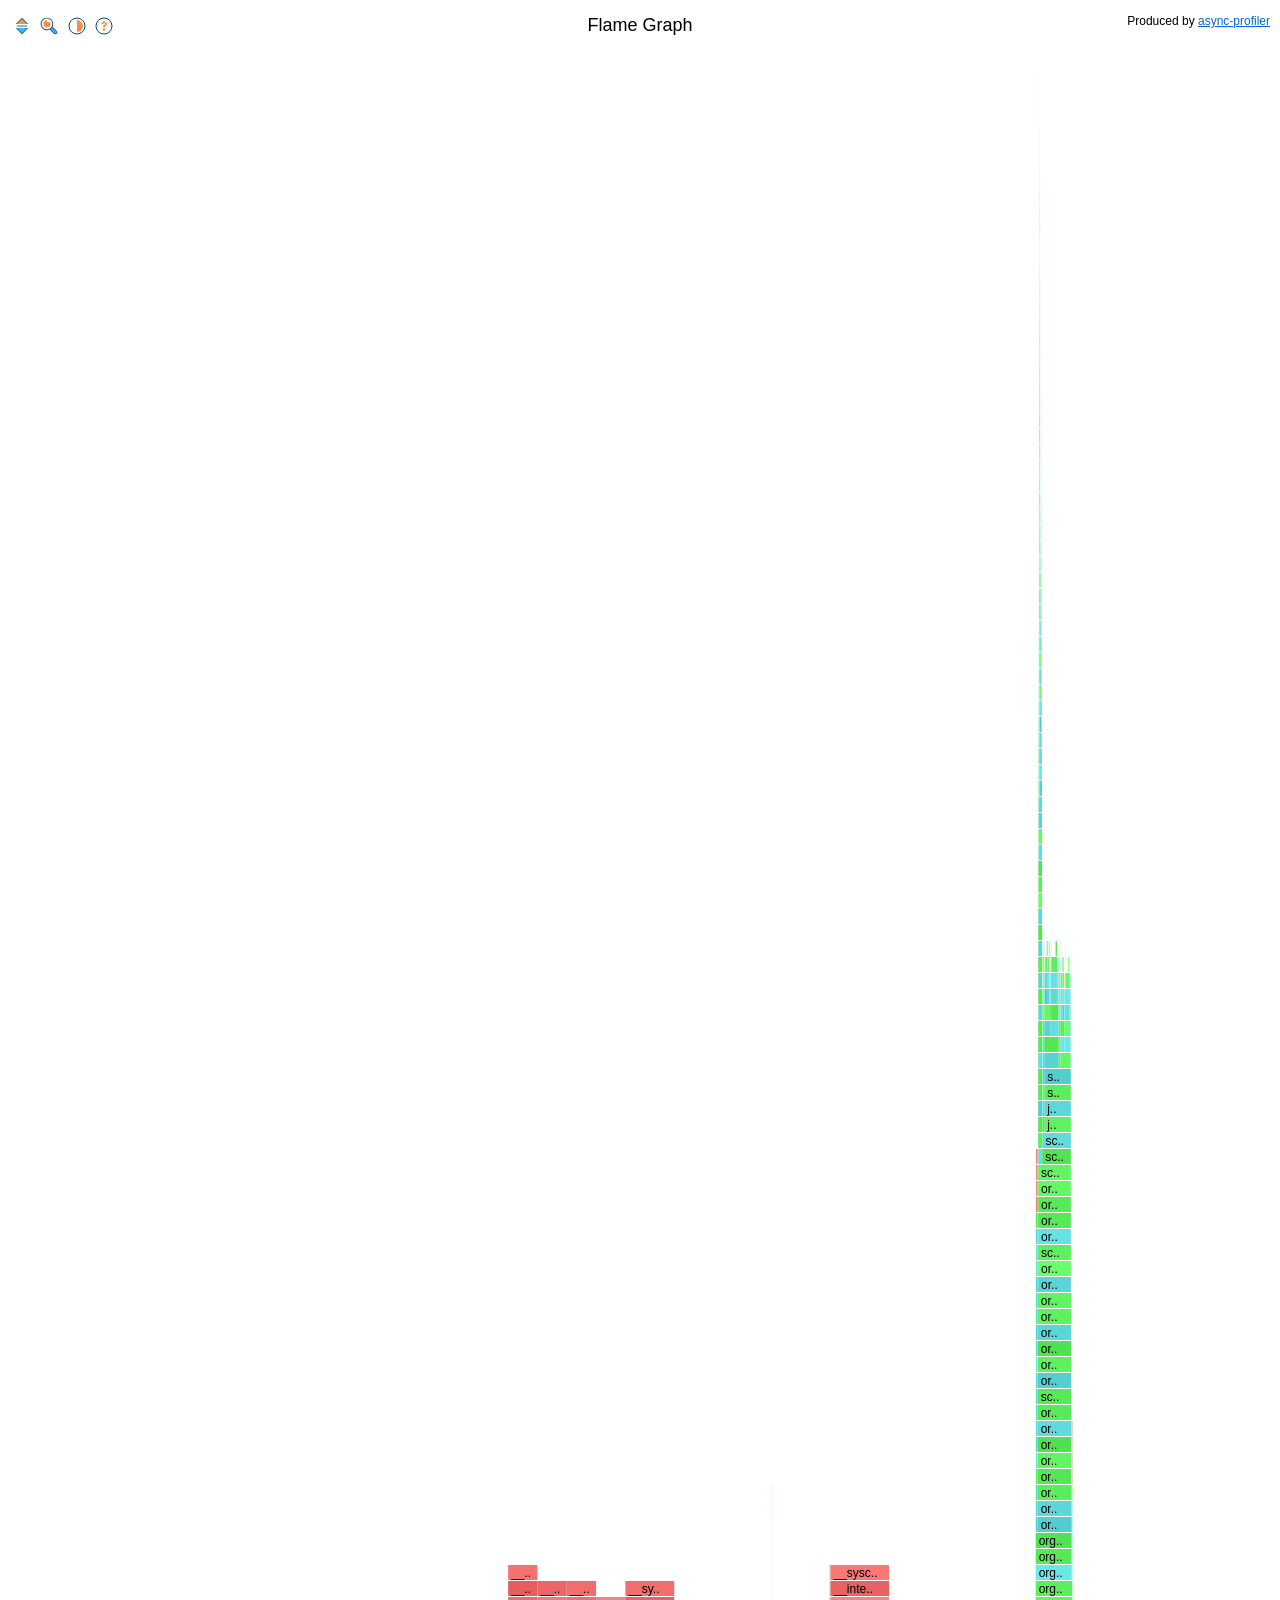
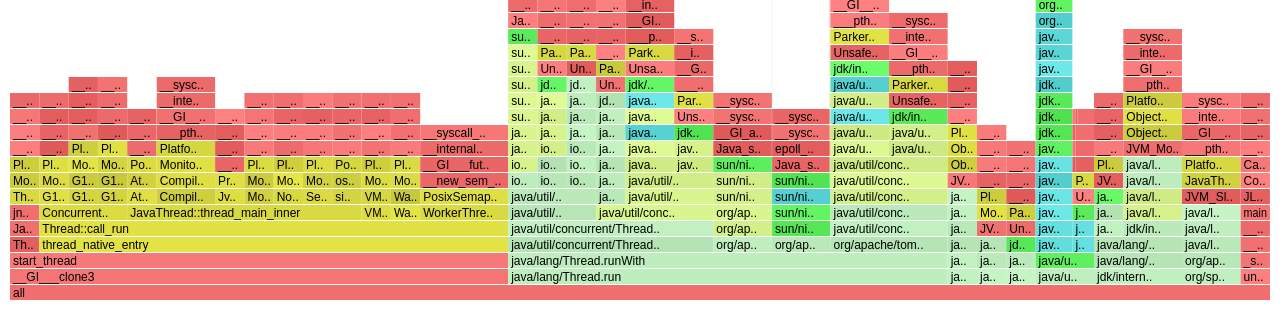
<file: bench/results/profile/jwt-1200_wall.html>
<!DOCTYPE html>
<html lang='en'>
<head>
<meta charset='utf-8'>
<style>
	:root      {--bg: #ffffff; --fg: #000000; --hl-bg: #ffffe0; --hl-border: #ffc000; --link: #0366d6; --legend-bg: #ffffe0; --legend-border: #666666}
	:root.dark {--bg: #1e1e1e; --fg: #cccccc; --hl-bg: #3a3a00; --hl-border: #8a7000; --link: #58a6ff; --legend-bg: #333333; --legend-border: #888888}
	body {margin: 0; padding: 10px 10px 22px 10px; background-color: var(--bg); color: var(--fg)}
	h1 {margin: 5px 0 0 0; font-size: 18px; font-weight: normal; text-align: center}
	header {margin: -22px 0 6px 0}
	button {border: none; background: none; width: 24px; height: 24px; cursor: pointer; margin: 0; padding: 2px 0 0 0; text-align: center}
	button:hover {background-color: var(--hl-bg); outline: 1px solid var(--hl-border); border-radius: 4px}
	dl {margin: 0 4px 8px 4px}
	dt {margin: 1px; padding: 2px 0; font-weight: bold}
	dd {margin: 1px; padding: 2px 4px}
	dl.frames {float: left; width: 160px}
	dl.frames > dd {color: #000000}
	dl.hotkeys {clear: left; border-top: 1px solid var(--legend-border)}
	dl.hotkeys > dt {float: left; clear: left; width: 158px; margin-right: 4px; text-align: right}
	dl.hotkeys > dd {float: left}
	p {position: fixed; bottom: 0; margin: 0; padding: 2px 3px 2px 3px; outline: 1px solid var(--hl-border); display: none; overflow: hidden; white-space: nowrap; background-color: var(--hl-bg); color: var(--fg)}
	a {color: var(--link)}
	#legend {padding: 4px; border-radius: 4px; background: var(--legend-bg); border: 1px solid var(--legend-border); display: none}
	#hl {position: absolute; display: none; overflow: hidden; white-space: nowrap; pointer-events: none; background-color: var(--hl-bg); outline: 1px solid var(--hl-border); height: 15px}
	#hl span {padding: 0 3px 0 3px}
	#status {left: 0}
	#match {right: 0}
	#reset {cursor: pointer}
	#canvas {width: 100%; height: 1856px}
</style>
<script>
{
	let theme;
	try { theme = localStorage.getItem('flame-theme'); } catch (ignored) {}
	if (theme ? theme === 'dark' : matchMedia('(prefers-color-scheme: dark)').matches) {
		document.documentElement.classList.add('dark');
	}
}
</script>
</head>
<body style='font: 12px Verdana, sans-serif'>
<h1>Flame Graph</h1>
<header style='float: left'>
<button id='inverted' title='Invert (I)'><svg xmlns='http://www.w3.org/2000/svg' width='20' height='20' viewBox='0 0 392 392'><path d='M196,36 L316,156 L76,156 Z' fill='#004d80'/><path d='M196,356 L76,236 L316,236 Z' fill='#004d80'/><path d='M196,54 L298,156 L94,156 Z' fill='#ff8d40'/><path d='M196,338 L94,236 L298,236 Z' fill='#40b2ff'/><rect x='94' y='188' width='204' height='16' fill='#004d80'/></svg></button>
<button id='search' title='Search (Ctrl+F)'><svg xmlns='http://www.w3.org/2000/svg' width='20' height='20' viewBox='-39.3 -39.3 471.1 471.1'><circle cx='147.7' cy='147.8' r='125.9' fill='#fff'/><path fill='#40b2ff' d='M370.7 348.7c0 1.4-1.6 6.3-7.2 12.3-6.2 6.7-12.5 9.8-14.7 9.8h-.1c-19.5-1.6-62-43.2-109.6-106.8 9.2-7.2 17.5-15.5 24.6-24.6 63.6 47.6 105.2 90.2 106.8 109.6z'/><path fill='#ff8d40' d='M208.7 86.9l-14.5 14.5c-17.1 17.1-46.5 5-46.5-19.3V61.6c-49 0-88.4 40.8-86.1 90.2 2 43.9 38.1 80 82 82 49.5 2.3 90.2-37.2 90.2-86.1 0-23.7-9.6-45.2-25.1-60.8z'/><path fill='#004d80' d='M276.1 221c12.3-21.5 19.5-46.5 19.5-73.2C295.6 66.3 229.2.1 147.7.1S0 66.3 0 147.9s66.3 147.7 147.7 147.7c26.6 0 51.5-7.1 73.2-19.5 39.8 53.3 91.9 113.5 126.1 116.4 12.3.5 22.9-6.7 32.8-16.7 5.2-5.6 13.8-16.9 12.8-28.8-2.9-34.1-63.1-86.2-116.4-126.1zM147.7 273.8c-69.5 0-125.9-56.5-125.9-125.9S78.3 21.9 147.7 21.9 273.6 78.4 273.6 147.8s-56.4 126-125.9 126zm215.9 87.2c-6.2 6.7-12.4 9.8-14.7 9.8h-.1c-19.5-1.6-62-43.2-109.6-106.8 9.2-7.2 17.5-15.5 24.6-24.6 63.6 47.6 105.2 90.2 106.8 109.6 0 1.4-1.6 6.3-7.2 12.4z'/></svg></button>
<button id='darkmode' title='Toggle dark mode (D)'><svg xmlns='http://www.w3.org/2000/svg' width='20' height='20' viewBox='0 0 20 20'><path d='M10 4a6 6 0 0 1 0 12z' fill='#ff8d40'/><path d='M10 4a6 6 0 0 0 0 12z' fill='#ffffff'/><circle cx='10' cy='10' r='8' fill='none' stroke='#004d80'/></svg></button>
<button id='info'><svg xmlns='http://www.w3.org/2000/svg' width='20' height='20' viewBox='0 0 20 20'><circle cx='10' cy='10' r='8' stroke='#004d80' fill='none'/><path d='M10 5.5c-1.25 0-2.25 1-2.25 2.25H9a1.25 1.25 0 0 1 2.5 0c0 .65-.55 1-1 1.2-.7.35-1.25.85-1.25 1.8V11h1.5v-.25c0-.37.29-.65.68-.83.73-.34 1.32-.87 1.32-2.17 0-1.25-1.5-2.25-2.75-2.25' fill='#ff8d40' stroke='#ff8d40' stroke-width='.6' stroke-linecap='round' stroke-linejoin='round'/><circle cx='10' cy='13.5' r='1.2' fill='#ff8d40'/></svg></button>
</header>
<header style='float: right'>Produced by <a href='https://github.com/async-profiler/async-profiler'>async-profiler</a></header>
<div id='legend' style='position: absolute'>
<dl class='frames'>
	<dt>Frame types</dt>
	<dd style='background-color: #e17d00'>Kernel</dd>
	<dd style='background-color: #e15a5a'>Native</dd>
	<dd style='background-color: #c8c83c'>C++ (VM)</dd>
	<dd style='background-color: #50e150'>Java compiled</dd>
	<dd style='background-color: #cce880'>Java compiled by C1</dd>
	<dd style='background-color: #50cccc'>Inlined</dd>
	<dd style='background-color: #b2e1b2'>Interpreted</dd>
</dl>
<dl class='frames'>
	<dt>Allocation profile</dt>
	<dd style='background-color: #50cccc'>Allocated class</dd>
	<dd style='background-color: #e17d00'>Allocation outside TLAB</dd>
	<dt>Lock profile</dt>
	<dd style='background-color: #50cccc'>Lock class</dd>
	<dt>&nbsp;</dt>
	<dt>Search</dt>
	<dd style='background-color: #ee00ee'>Matches regexp</dd>
</dl>
<dl class='hotkeys'>
	<dt>Click frame</dt><dd>Zoom into frame</dd>
	<dt>Ctrl/Alt+Click</dt><dd>Remove stack</dd>
	<dt>0</dt><dd>Reset zoom</dd>
	<dt>I</dt><dd>Invert graph</dd>
	<dt>Ctrl+F</dt><dd>Search</dd>
	<dt>N</dt><dd>Next match</dd>
	<dt>Shift+N</dt><dd>Previous match</dd>
	<dt>Esc</dt><dd>Cancel search</dd>
</dl>
</div>
<canvas id='canvas'></canvas>
<div id='hl'><span></span></div>
<p id='status'></p>
<p id='match'>Matched: <span id='matchval'></span> <span id='reset' title='Clear'>&#x274c;</span></p>
<script>
	// Copyright The async-profiler authors
	// SPDX-License-Identifier: Apache-2.0
	'use strict';
	let root, px, pattern;
	let level0 = 0, left0 = 0, width0 = 0, d = 0;
	let nav = [], navIndex, matchval;
	let inverted = false;
	const U = undefined;
	const maxdiff = -1;
	const levels = Array(116);
	for (let h = 0; h < levels.length; h++) {
		levels[h] = [];
	}

	const canvas = document.getElementById('canvas');
	const c = canvas.getContext('2d');
	const hl = document.getElementById('hl');
	const status = document.getElementById('status');

	const canvasWidth = canvas.offsetWidth;
	const canvasHeight = canvas.offsetHeight;
	canvas.style.width = canvasWidth + 'px';
	canvas.width = canvasWidth * (devicePixelRatio || 1);
	canvas.height = canvasHeight * (devicePixelRatio || 1);
	if (devicePixelRatio) c.scale(devicePixelRatio, devicePixelRatio);
	c.font = document.body.style.font;

	const palette = [
		[0xb2e1b2, 20, 20, 20],
		[0x50e150, 30, 30, 30],
		[0x50cccc, 30, 30, 30],
		[0xe15a5a, 30, 40, 40],
		[0xc8c83c, 30, 30, 10],
		[0xe17d00, 30, 30,  0],
		[0xcce880, 20, 20, 20],
	];

	function getColor(p) {
		const v = Math.random();
		return '#' + (p[0] + ((p[1] * v) << 16 | (p[2] * v) << 8 | (p[3] * v))).toString(16);
	}

	function getDiffColor(diff) {
		if (diff === U) return '#ffdd33';
		if (diff === 0) return '#e0e0e0';
		const v = Math.round(128 * (maxdiff - Math.abs(diff)) / maxdiff) + 96;
		return diff > 0 ? 'rgb(255,' + v + ',' + v + ')' : 'rgb(' + v + ',' + v + ',255)';
	}

	function f(key, level, left, width, inln, c1, int) {
		levels[level0 = level].push({level, left: left0 += left, width: width0 = width || width0,
			color: maxdiff >= 0 ? getDiffColor(d) : getColor(palette[key & 7]),
			title: cpool[key >>> 3],
			details: (d ? (d > 0 ? ', +' : ', ') + d : '') + (int ? ', int=' + int : '') + (c1 ? ', c1=' + c1 : '') + (inln ? ', inln=' + inln : '')
		});
	}

	function u(key, width, inln, c1, int) {
		f(key, level0 + 1, 0, width, inln, c1, int)
	}

	function n(key, width, inln, c1, int) {
		f(key, level0, width0, width, inln, c1, int)
	}

	function samples(n) {
		return n === 1 ? '1 sample' : n.toString().replace(/\B(?=(\d{3})+(?!\d))/g, ',') + ' samples';
	}

	function pct(a, b) {
		return a >= b ? '100' : (100 * a / b).toFixed(2);
	}

	function findFrame(frames, x) {
		let left = 0;
		let right = frames.length - 1;

		while (left <= right) {
			const mid = (left + right) >>> 1;
			const f = frames[mid];

			if (f.left > x) {
				right = mid - 1;
			} else if (f.left + f.width <= x) {
				left = mid + 1;
			} else {
				return f;
			}
		}

		if (frames[left] && (frames[left].left - x) * px < 0.5) return frames[left];
		if (frames[right] && (x - (frames[right].left + frames[right].width)) * px < 0.5) return frames[right];

		return null;
	}

	function removeStack(left, width) {
		for (let h = 0; h < levels.length; h++) {
			const frames = levels[h], newFrames = [];
			for (let i = 0; i < frames.length; i++) {
				const f = frames[i];
				if (f.left >= left + width) {
					f.left -= width;
				} else if (f.left + f.width > left) {
					if ((f.width -= width) <= 0 && h) continue;
				}
				newFrames.push(f);
			}
			levels[h] = newFrames;
		}
	}

	function search(r) {
		if (r === true && (r = prompt('Enter regexp to search:', '')) === null) {
			return;
		}

		pattern = r ? RegExp(r) : undefined;
		const matched = render(root, nav = []);
		navIndex = -1;
		document.getElementById('matchval').textContent = matchval = pct(matched, root.width) + '%';
		document.getElementById('match').style.display = r ? 'inline-block' : 'none';
	}

	function render(newRoot, nav) {
		const bg = getComputedStyle(document.documentElement).getPropertyValue('--bg');

		if (root) {
			c.fillStyle = bg;
			c.fillRect(0, 0, canvasWidth, canvasHeight);
		}

		root = newRoot || levels[0][0];
		px = canvasWidth / root.width;

		const x0 = root.left;
		const x1 = x0 + root.width;
		const marked = [];

		function mark(f) {
			return marked[f.left] || (marked[f.left] = f);
		}

		function totalMarked() {
			let total = 0;
			let left = 0;
			Object.keys(marked).sort(function(a, b) { return a - b; }).forEach(function(x) {
				if (+x >= left) {
					const m = marked[x];
					if (nav) nav.push(m);
					total += m.width;
					left = +x + m.width;
				}
			});
			return total;
		}

		function drawFrame(f, y) {
			if (f.left < x1 && f.left + f.width > x0) {
				c.fillStyle = pattern && f.title.match(pattern) && mark(f) ? '#ee00ee' : f.color;
				c.fillRect((f.left - x0) * px, y, f.width * px, 15);

				if (f.width * px >= 21) {
					const chars = Math.floor(f.width * px / 7);
					const title = f.title.length <= chars ? f.title : f.title.substring(0, chars - 2) + '..';
					c.fillStyle = '#000000';
					c.fillText(title, Math.max(f.left - x0, 0) * px + 3, y + 12, f.width * px - 6);
				}

				if (f.level < root.level) {
					c.fillStyle = bg + '80';
					c.fillRect((f.left - x0) * px, y, f.width * px, 15);
				}
			}
		}

		for (let h = 0; h < levels.length; h++) {
			const y = inverted ? h * 16 : canvasHeight - (h + 1) * 16;
			const frames = levels[h];
			for (let i = 0; i < frames.length; i++) {
				drawFrame(frames[i], y);
			}
		}

		return totalMarked();
	}

	function unpack(cpool) {
		for (let i = 1; i < cpool.length; i++) {
			cpool[i] = cpool[i - 1].substring(0, cpool[i].charCodeAt(0) - 32) + cpool[i].substring(1);
		}
	}

	canvas.onmousemove = function() {
		const h = Math.floor((inverted ? event.offsetY : (canvasHeight - event.offsetY)) / 16);
		if (h >= 0 && h < levels.length) {
			const f = findFrame(levels[h], event.offsetX / px + root.left);
			if (f) {
				if (f !== root) getSelection().removeAllRanges();
				hl.style.left = (Math.max(f.left - root.left, 0) * px + canvas.offsetLeft) + 'px';
				hl.style.width = (Math.min(f.width, root.width) * px) + 'px';
				hl.style.top = ((inverted ? h * 16 : canvasHeight - (h + 1) * 16) + canvas.offsetTop) + 'px';
				hl.firstChild.textContent = f.title;
				hl.style.display = 'block';
				canvas.title = f.title + '\n(' + samples(f.width) + f.details + ', ' + pct(f.width, levels[0][0].width) + '%)';
				canvas.style.cursor = 'pointer';
				canvas.onclick = function() {
					if ((event.altKey || event.ctrlKey) && h >= root.level && h > 0) {
						removeStack(f.left, f.width);
						root.width > f.width ? render(root) : render();
					} else if (f !== root) {
						render(f);
					}
					canvas.onmousemove();
				};
				status.textContent = 'Function: ' + canvas.title;
				status.style.display = 'inline-block';
				return;
			}
		}
		canvas.onmouseout();
	}

	canvas.onmouseout = function() {
		hl.style.display = 'none';
		status.style.display = 'none';
		canvas.title = '';
		canvas.style.cursor = '';
		canvas.onclick = null;
	}

	canvas.ondblclick = function() {
		getSelection().selectAllChildren(hl);
	}

	document.getElementById('inverted').onclick = function() {
		inverted = !inverted;
		render();
	}

	document.getElementById('search').onclick = function() {
		search(true);
	}

	document.getElementById('reset').onclick = function() {
		search(false);
	}

	document.getElementById('darkmode').onclick = function() {
		const theme = document.documentElement.classList.toggle('dark') ? 'dark' : 'light';
		try { localStorage.setItem('flame-theme', theme); } catch (ignored) {}
		render(root);
	}

	const btnInfo = document.getElementById('info');
	const legend = document.getElementById('legend');

	btnInfo.onmouseover = function() {
		legend.style.left = (btnInfo.offsetLeft + 24) + 'px';
		legend.style.top = (btnInfo.offsetTop + 24) + 'px';
		legend.style.display = 'block';
	}

	btnInfo.onmouseout = function() {
		legend.style.display = 'none';
	}

	window.onkeydown = function(event) {
		if ((event.ctrlKey || event.metaKey) && event.key === 'f') {
			event.preventDefault();
			search(true);
			return false;
		} else if (event.key === 'Escape') {
			search(false);
		} else if ((event.key === 'n' || event.key === 'N') && nav.length > 0) {
			navIndex = (navIndex + (event.shiftKey ? nav.length - 1 : 1)) % nav.length;
			render(nav[navIndex]);
			document.getElementById('matchval').textContent = matchval + ' (' + (navIndex + 1) + ' of ' + nav.length + ')';
			window.scroll(0, inverted ? root.level * 16 : canvasHeight - (root.level + 1) * 16);
			canvas.onmousemove();
			return false;
		} else if (event.key === 'i') {
			canvas.onmouseout();
			document.getElementById('inverted').onclick();
			return false;
		} else if (event.key === 'd') {
			document.getElementById('darkmode').onclick();
			return false;
		} else if (event.key === '0') {
			canvas.onmouseout();
			root = levels[0][0];
			search(false);
			return false;
		}
	}

const cpool = [
'all',
' AbstractAssembler::AbstractAssembler',
'!ccessInternal::PostRuntimeDispatch<G1BarrierSet::AccessBarrier<1335398ul, G1BarrierSet>, (AccessInternal::BarrierType)1, 1335398ul>::oop_access_barrier',
'`548964ul, G1BarrierSet>, (AccessInternal::BarrierType)0, 548964ul>::oop_access_barrier',
'!ssembler::emit_compressed_disp_byte',
'0operand_helper',
'+movl',
'!ttachListener::dequeue',
'.Thread::thread_entry',
' BlockList::iterate_forward',
' C1 Runtime counter_overflow_blob',
'!2 Runtime complete_monitor_locking',
'+multianewarray2',
'93',
'+new_array',
'4_nozero',
'/instance',
',otify_jvmti_vthread_end',
'@mount',
'@unmount',
'"Compiler::compile_method',
'!DSConfig::is_dumping_heap',
'!allJavaMainInNewThread',
'!odeCache::find_blob',
'"llectedHeap::fill_with_object',
'"mpilation::Compilation',
'-compile_java_method',
'5method',
'-emit_code_body',
'2lir',
'+Policy::event',
'&e::Code_Gen',
'+mpile',
')Optimize',
')call_generator',
')find_alias_type',
'*latten_alias_type',
')identify_useful_nodes',
')optimize_loops',
'\'Broker::compile_method',
'=_base',
'6r_thread_loop',
'/invoke_compiler_on_method',
'\'Queue::get',
'\'r::compile_method',
'"ncurrentGCThread::run',
'#nectionGraph::compute_escape',
'1do_analysis',
'1process_call_arguments',
'#straintCastNode::Value',
'4dominating_cast',
'#tinueInNewThread',
' DebugInformationRecorder::pcs_size',
'!ict::Insert',
'&doubhash',
' G1AllocRegion::new_alloc_region_and_allocate',
'\'ator::survivor_attempt_allocation',
'"CardTable::g1_mark_as_young',
'#ollectedHeap::allocate_new_tlab',
'2ttempt_allocation_slow',
'1do_collection_pause_at_safepoint_helper',
'1mem_allocate',
'1new_mutator_alloc_region',
'$ncurrentMarkThread::run_service',
',Refine::adjust_threads_periodically',
'4is_thread_adjustment_needed',
'2Thread::run_service',
'"DirtyCardQueueSet::num_par_ids',
'"EvacuateRegionsBaseTask::work',
'1Task::evacuate_live_objects',
'7scan_roots',
'"FromCardCache::clear',
'"JFRTracerMark::G1JFRTracerMark',
'"MonotonicArenaFreeMemoryTask::execute',
'"PLABAllocator::allocate_direct_or_new_plab',
'#arEvacuateFollowersClosure::do_void',
'%ScanThreadState::allocate_copy_slow',
'6trim_queue_to_threshold',
'#rimaryConcurrentRefineThread::do_refinement_step',
'Amaybe_deactivate',
'Await_for_completed_buffers',
'"RemSet::scan_heap_roots',
'(TrackingPolicy::update_at_allocate',
'"ScanHRForRegionClosure::scan_heap_roots',
'#erviceThread::run_service',
'5task',
'1wait_for_task',
'"YoungCollector::collect',
'2evacuate_initial_collection_set',
'2post_evacuate_collection_set',
'!CNotifier::sendNotification',
'<Internal',
'!enericTaskQueueSet<OverflowTaskQueue<ScannerTask, (MemTag)5, 131072u>, (MemTag)5>::tasks',
'!raphKit::add_safepoint_edges',
'*make_runtime_call',
'*null_check_common',
'*uncommon_trap',
' HSpaceCounters::update_used',
' I2C/C2I adapters',
'!dealLoopTree::check_safepts',
'!fNode::Ideal',
'-_common',
'!ndexSetIterator::advance_and_next',
'"lineTree::ok_to_inline',
'"stanceKlass::allocate_instance',
'8objArray',
'"terpreterRuntime::frequency_counter_overflow',
'N_inner',
' JLI_Launch',
'!NIHandles::make_local',
'!VMState::clone_shallow',
'*debug_depth',
'#_GetNanoTimeAdjustment',
'$MonitorWait',
'$SleepNanos',
'$TakeVirtualThreadListToUnblock',
'$WaitForReferencePendingList',
'!avaMain',
'$Thread::check_special_condition_for_native_trans',
',pd_last_frame',
',rebind_to_jvmti_thread_state_of',
',set_is_in_VTMS_transition',
'-leep_nanos',
',thread_main_inner',
'$_sun_nio_ch_EPoll_ctl',
'6wait',
'1ventFD_set0',
'0IOUtil_drain',
'0Net_accept',
'4poll',
'0SocketDispatcher_read0',
'Awrite0',
'!vmtiAgent::load',
'*List::load_agent',
'*Thread::start_function_wrapper',
'%VTMSTransitionDisabler::VTMS_vthread_end',
' Klass::check_array_allocation_length',
' LIRGenerator::do_Goto',
'.move_to_phi',
'#_Assembler::emit_code',
'4lir_list',
'4op0',
'!ightweightSynchronizer::enter',
'9inflate_and_enter',
'Ainto_object_header',
'"nuxWaitBarrier::disarm',
'2wait',
' MacroAssembler::ic_check',
'"tcher::find_shared',
')is_vshift_con_pattern',
')match',
')pd_clone_node',
')xform',
'!emAllocator::Allocation::notify_allocation_jfr_sampler',
'.allocate',
'.mem_allocate',
':_inside_tlab_slow',
'"rgeMemNode::Opcode',
'!onitor::wait',
'-_without_safepoint_check',
'\'DeflationThread::monitor_deflation_thread_entry',
'!utatorAllocRegion::retire',
'#ex::lock',
'+_contended',
'\'try_lock',
' Node::out_grow',
'&pinned',
'$_Backward_Iterator::next',
'"tificationThread::notification_thread_entry',
' ObjArrayAllocator::initialize',
'(Klass::allocate',
'/multi_allocate',
'#ectMonitor::enter',
'4_internal',
'5with_contention_mark',
'0xit_epilog',
'/wait',
'&Synchronizer::wait',
'!ptoRuntime::is_deoptimized_caller_frame',
'-multianewarray2_C',
';3_C',
'-new_array_C',
'7nozero_C',
'1instance_C',
' Parker::park',
'#se::Parse',
'\'array_addressing',
'-store',
'\'do_all_blocks',
'*call',
'*field_access',
'*get_xxx',
'*one_block',
'\'merge_common',
'-memory_edges',
'%Generator::generate',
'!haseCFG::do_global_code_motion',
'*global_code_motion',
'*is_uncommon',
'*schedule_late',
'&haitin::Register_Allocate',
'.Select',
'/plit',
'.build_ifg_physical',
'.elide_copy',
'.gather_lrg_masks',
'.interfere_with_live',
'.post_allocate_copy_removal',
'.remove_bound_register_from_interfering_live_ranges',
'.split_USE',
'&oalesce::coalesce_driver',
'\'nservativeCoalesce::coalesce',
'=py_copy',
';update_ifg',
'%GVN::transform',
'%IFG::Compute_Effective_Degree',
'*SquareUp',
'*effective_degree',
'&dealLoop::Dominators',
'0build_and_optimize',
'6loop_early',
';late',
'?_post_work',
'0get_late_ctrl_with_anti_dep',
'0optimize',
'0split_if_with_blocks',
'D_pre',
'&terGVN::optimize',
'.subsume_node',
'.transform_old',
'%Live::compute',
'%MacroExpand::eliminate_allocate_node',
'<macro_nodes',
'2process_users_of_allocation',
'%Output::Output',
'-install_code',
'-scratch_emit_size',
'.horten_branches',
'%RemoveUseless::PhaseRemoveUseless',
'"iNode::Ideal',
'#Resolver::create_node',
'-move',
'!latformEvent::park',
'3_nanos',
'(Monitor::wait',
'!osixAttachListener::dequeue',
'%Semaphore::signal',
'0wait',
'!redictedCallGenerator::generate',
'"ofiler::dlopen_hook',
'*timerLoop',
' RegMask::Size',
'!untime1::counter_overflow',
' SafepointBlob',
')Mechanism::process',
')Synchronize::block',
'6end',
'6handle_polling_page_exception',
'!erviceThread::service_thread_entry',
'!haredRuntime::complete_monitor_locking_C',
'@unlocking_C',
'/montgomery_multiply',
':square',
'/notify_jvmti_vthread_end',
'Dmount',
'Dunmount',
'"ouldNotReachHereNode::is_block_proj',
'!pinYield::SpinYield',
'!uspendibleThreadSet::join',
'!ymbols::parseLibraries',
' TaskTerminator::offer_termination',
'!hread::call_run',
'&JavaMain',
'&LocalAllocBuffer::record_refill_waste',
':tire',
'&SafepointState::handle_polling_page_exception',
'&s::destroy_vm',
'!ype::hashcons',
'$ArrayKlass::allocate_common',
'0multi_allocate',
'$InstPtr::add_offset',
'-cast_to_ptr_type',
'-hash',
'-make',
'-xmeet_helper',
'$Node::Ideal',
'$OopPtr::filter_helper',
'$Ptr::xmeet',
' Unsafe_Park',
'\'Unpark',
' VMThread::evaluate_operation',
'+xecute',
'*inner_execute',
'*run',
'*wait_for_operation',
'/until_executed',
'"_G1CollectForAllocation::doit',
'#Operation::evaluate',
' WatcherThread::run',
'/sleep',
'!orkerThread::run',
',s::run_task',
' [vdso]',
' _IO_new_file_underflow',
'!_GI___clone3',
'\'futex_abstimed_wait_cancelable64',
'\'pthread_cond_broadcast',
'/mutex_unlock',
'%accept',
'%read',
'"_pthread_cond_timedwait64',
'0wait',
'"getdelim',
'"internal_syscall_cancel',
'"libc_start_call_main',
'-main_alias_2',
'#ll_lock_wait',
'-ke',
'#og2_compat',
'\'fma',
'"memset_avx2_unaligned_erms',
'"new_sem_post',
'*wait_slow64.constprop.0',
'"poll',
'#thread_clockjoin_ex',
'*mutex_cond_lock',
'0unlock_usercnt',
'"syscall_cancel',
'0_arch_end',
'6start',
'"tls_get_addr',
'"write',
'!start',
' avx2_partition',
'%sort',
' base64_decodeBlock',
' ch/qos/logback/classic/Logger.callTurboFilters',
'>debug',
'>filterAndLog_0_Or3Plus',
'>isTraceEnabled',
'=Context.getTurboFilterChainDecision_0_3OrMore',
'7spi/TurboFilterList.getTurboFilterChainDecision',
'7util/LogbackMDCAdapter.nullifyReadOnlyThreadLocalMap',
'Nput',
'Nremove',
'"eckcast_arraycopy_uninit',
'!iEnv::register_method',
'"Method::get_flow_analysis',
'*is_boxing_method',
'"TypeFlow::df_flow_types',
'-o_flow',
',flow_types',
'!lock_gettime@@GLIBC_2.17',
'!om/google/protobuf/AbstractParser.parseFrom',
'HPartialFrom',
'4SingleFieldBuilder.build',
'GgetMessage',
'$sun/management/internal/GarbageCollectorExtImpl.createGCNotification',
'"nt_returnBarrier',
' epoll_ctl',
'&wait',
' io/micrometer/common/KeyValue.compareTo',
'=s.<init>',
'?and',
'?dedup',
'?isSortedSet',
'?of',
'?toKeyValues',
'0re/instrument/AbstractDistributionSummary.record',
'FTimer.record',
'>Clock$1.wallTime',
'>ImmutableTag.hashCode',
'>Meter$Id.hashCode',
'CRegistry$More.longTaskTimer',
'K.access$1200',
'LcheckAndWarnAboutDoubleRegistration',
'LgetOrCreateMeter',
'LregisterMeterIfNecessary',
'Ltimer',
'>Tag.compareTo',
'As.dedup',
'ChashCode',
'CisSortedSet',
'Cof',
'CtoTags',
'?imer$Sample.stop',
'C.record',
'>distribution/AbstractTimeWindowHistogram.recordLong',
'hotate',
'KFixedBoundaryHistogram.leastLessThanOrEqualTo',
'brecord',
'KTimeWindowFixedBoundaryHistogram.recordLong',
'UMax.record',
'Zotate',
'UPercentileHistogram.recordLong',
'>internal/DefaultLongTaskTimer$SampleImpl.stop',
'>observation/DefaultMeterObservationHandler.createTags',
'ionStart',
'mop',
'>util/TimeUtils.convert',
'.observation/Observation$Context.addHighCardinalityKeyValue',
'hs',
'QLowCardinalityKeyValue',
'gs',
'NgetLowCardinalityKeyValues',
'QRequired',
'Nput',
'EHandler$FirstMatchingCompositeObservationHandler.onStart',
'zop',
':SimpleObservation$$Lambda.0x000000007a59b350.accept',
'LSimpleScope.<init>',
'Xclose',
'K.lambda$notifyOnObservationStopped$0',
'LnotifyOnObservationStarted',
'aopped',
'LopenScope',
'Lstart',
'Nop',
'KRegistry._getCurrentObservationScope',
'UsetCurrentObservationScope',
'TgetCurrentObservationScope',
'TsetCurrentObservationScope',
'.prometheusmetrics/PrometheusDistributionSummary.recordNonNegative',
'JHistogram.recordLong',
'JTimer.recordNonNegative',
'#nats/client/impl/ConsumerMessageQueue.pop',
'4MessageQueueBase._poll',
'4NatsConnectionReader.run',
'BWriter.run',
'8Dispatcher.run',
'4SocketDataPort.read',
'4WriterMessageQueue.accumulate',
'!table stub',
' jakarta/servlet/ServletRequestWrapper.getAttribute',
'ICharacterEncoding',
'IRemoteAddr',
'FremoveAttribute',
'FsetAttribute',
'9sponseWrapper.getCharacterEncoding',
'0http/HttpServlet.service',
'@RequestWrapper.getHeader',
'BsponseWrapper.containsHeader',
'"va/io/ByteArrayOutputStream.toByteArray',
'>write',
'(FileInputStream.read',
'<Bytes',
'+terInputStream.read',
'(PushbackInputStream.read',
'%lang/AbstractStringBuilder.append',
'@ensureCapacityNewCoder',
'@needsNewBuffer',
'*Character.codePointAt',
'3DataLatin1.getProperties',
'KEx',
'>isUpperCase',
'>toLowerCase',
'@UpperCaseEx',
'+lass.getClassLoader',
'4omponentType',
'3Interfaces',
'0isRecord',
'80',
'*Enum.name',
'/valueOf',
'*InheritableThreadLocal.getMap',
',teger.toString',
'*Object.wait',
'50',
'*String$$StringConcat.0x000000007a320400.concat',
'0.<init>',
'1charAt',
'3eckIndex',
'2oder',
'3mpareTo',
'1decodeASCII',
'1encode',
'7ASCII',
'2quals',
'7IgnoreCase',
'1getBytes',
'1hashCode',
'1indexOf',
'8NonWhitespace',
'2sBlank',
'3Empty',
'3Latin1',
'1lastIndexOf',
'2ength',
'1replace',
'1startsWith',
'2ubSequence',
'4string',
'1toCharArray',
'3LowerCase',
'3UpperCase',
'0Builder.append',
'8toString',
'0ConcatHelper.newArray',
'EWithSuffix',
'=simpleConcat',
'0Latin1.charAt',
'7hashCode',
'7indexOf',
'>NonWhitespace',
'9flate',
'7lastIndexOf',
'7newString',
'7replace',
'7toChars',
'9LowerCase',
'9UpperCase',
'0UTF16.compress',
'+ystem$1.getCarrierThreadLocal',
'3uncheckedDecodeASCII',
'*Thread.getAndClearInterrupt',
'4Name',
'1inheritableThreadLocals',
'3terrupted',
'1run',
'4With',
'1sleep',
'6Nanos',
';0',
'1terminatingThreadLocals',
'0Builders$BaseThreadBuilder.nextThreadName',
'9VirtualThreadBuilder.start',
'Nunstarted',
'8.newVirtualThread',
'0Local$SuppliedThreadLocal.initialValue',
'6ThreadLocalMap.cleanSomeSlots',
'EgetEntry',
'Eset',
'5.get',
'9CarrierThreadLocal',
'9Map',
'6remove',
'6set',
'9InitialValue',
'*VirtualThread$$Lambda.0x000000007a3f7548.run',
'Oc18.run',
'8VThreadContinuation$1.run',
'7.<init>',
'8afterDone',
'=Yield',
'8cancelTimeoutTask',
'8externalSubmitRunContinuationOrThrow',
'8mount',
'8run',
';Continuation',
'8schedule',
'9tart',
'9ubmitRunContinuation',
'8takeVirtualThreadListToUnblock',
'8unblockVirtualThreads',
':mount',
'*invoke/DelegatingMethodHandle$Holder.delegate',
'2irectMethodHandle$Holder.fieldAccessCast',
'KinvokeSpecial',
'Rtatic',
'KnewInvokeSpecial',
'C.allocateInstance',
'1Invokers$Holder.invokeExact_MT',
'AlinkToTargetMethod',
'9.checkCustomized',
'?ExactType',
':spreadInvoker',
'1LambdaForm$DMH.0x000000007a0b0400.invokeInterface',
'L3d4000.invokeVirtual',
'L632800.newInvokeSpecial',
'<MH.0x000000007a045000.invoke',
'Mc800.invoke',
'Md400.invoke',
'L50800.invoke',
'Nc00.invoke',
'M1400.guard',
'Nc00.invoke',
'K113800.invokeExact_MT',
'K2f0400.invoke',
'K610800.invoke',
'L2b000.invoke',
'N400.invoke',
'L30000.invoke',
'M1000.invoke',
'M2400.invoke',
'Nc00.invoke',
'M4000.invoke',
'M6000.invoke',
'Nc00.invoke',
'M7800.invoke',
'M8000.invoke',
'Nc00.invoke',
'Ma000.invoke',
'Mb400.invoke',
';Editor.spreadArgumentsForm',
'1MethodHandle.asSpreader',
'>invokeBasic',
'DWithArguments',
'>type',
'7Type.dropParameterTypes',
'<equals',
'<hashCode',
'<insertParameterTypes',
'<makeImpl',
'=ethodType',
'<replaceParameterTypes',
'1VarHandleBooleans$FieldInstanceReadWrite.compareAndSet',
':Guards.guard_LII_Z',
'IJ_J',
'IL_L',
'KV',
'I_L',
'HJJ_Z',
'HLL_Z',
':Longs$Array.getAndAdd',
'@FieldInstanceReadWrite.weakCompareAndSetRelease',
':References$Array.getAndSet',
'NVolatile',
'KsetVolatile',
'EFieldInstanceReadWrite.compareAndSet',
'*ref/Finalizer$FinalizerThread.run',
'.Reference$ReferenceHandler.run',
'7.processPendingReferences',
'8refersTo',
'@Impl',
'8waitForReferencePendingList',
'7Queue.poll',
'=remove',
'C0',
'-lect/Constructor.newInstance',
'IWithCaller',
'2Method.getParameterCount',
'9hashCode',
'9invoke',
'2Proxy$ProxyBuilder.isProxyClass',
'7.isProxyClass',
'%math/BigInteger.<init>',
'5add',
'5compareMagnitude',
'<To',
'5getInt',
'5implMontgomeryMultiplyChecks',
'5magBitLength',
'6od',
'8Pow',
'7ntReduce',
'9gomeryMultiply',
'6ulAdd',
'5oddModPow',
'5remainder',
'>Knuth',
'5shiftLeft',
'>ImplWorker',
':Right',
'?Impl',
'CWorker',
'6tripLeadingZeroBytes',
'6ubtract',
'5testBit',
'6oMagArray',
'5valueOf',
'*MutableBigInteger.divide',
'BKnuth',
'BMagnitude',
'<getLowestSetBit',
'<mulsub',
'<normalize',
'<primitiveLeftShift',
'<rightShift',
'<toBigInteger',
'%net/InetSocketAddress.<init>',
')Socket$SocketInputStream.implRead',
'Bread',
'&io/Buffer$2.releaseSession',
'/.capacity',
'0hasRemaining',
'0nextGetIndex',
'0position',
'0remaining',
'*yteBuffer.allocate',
'4position',
'5ut',
'7Buffer',
')CharBuffer.allocate',
')HeapByteBuffer.<init>',
'8get',
'8ix',
'8put',
'-CharBuffer.<init>',
')StringCharBuffer.get',
')channels/spi/AbstractInterruptibleChannel.close',
'>SelectableChannel.configureBlocking',
'PimplCloseChannel',
'DionKey.cancel',
',rset/Charset.decode',
'9forName',
'9lookup',
'8Decoder.decode',
'8Encoder.encode',
'@onUnmappableCharacter',
'@reset',
'2oderResult.isOverflow',
'%security/MessageDigest$Delegate.engineDigest',
'KReset',
'KUpdate',
';.digest',
'<getInstance',
'<reset',
'<update',
'.Provider$Service.getClassName',
'?newInstance',
'JOf',
'JUtil',
'>Key.<init>',
'6.getService',
'.SecureRandom.nextBytes',
'/ignature$Delegate.chooseProvider',
'AengineInitVerify',
'GUpdate',
'GVerify',
'AnewInstance',
'AtryOperation',
'7.getInstance',
'8initVerify',
'9sSpi',
'8update',
'8verify',
'%text/DateFormat.format',
'&ime/Clock$SystemClock.instant',
'/.currentInstant',
'*Instant.now',
'%util/AbstractCollection.addAll',
'=containsAll',
'=isEmpty',
'2List$RandomAccessSpliterator.characteristics',
'OestimateSize',
'OforEachRemaining',
'Oget',
'OtryAdvance',
'2Set.equals',
'+rrayDeque$DescendingIterator.forEachRemaining',
'/List$ArrayListSpliterator.forEachRemaining',
'ItryAdvance',
'4Itr.checkForComodification',
'8hasNext',
'8next',
'3.<init>',
'4add',
'4clear',
'4get',
'5row',
'4sort',
'8Range',
'4toArray',
'/s$ArrayItr.next',
'0.binarySearch',
'=0',
'1copyOf',
'7Range',
'1sort',
'*Base64$Decoder.decode',
'?0',
'*Collection.stream',
'4s$2.characteristics',
'8forEachRemaining',
'8tryAdvance',
'6ReverseComparator2.compare',
'6UnmodifiableCollection.size',
'BList.get',
'BMap.containsKey',
'FforEach',
'Fget',
'5.list',
',mparableTimSort.binarySort',
'<countRunAndMakeAscending',
'<sort',
'1tor$$Lambda.0x000000007a3e4658.compare',
'Jfdc28.compare',
'4.lambda$comparingLong$6043328a$1',
'<thenComparing$36697e65$1',
'*DualPivotQuicksort.sort',
'*HashMap$HashIterator.<init>',
'2KeyIterator.<init>',
'>next',
'5Set.iterator',
'9size',
'1.containsKey',
'2get',
'5Node',
'5OrDefault',
'2hash',
'2keySet',
'2merge',
'2newNode',
'2put',
'5IfAbsent',
'5Val',
'2resize',
'.Set.<init>',
'2add',
'2contains',
'2iterator',
'2toArray',
'*ImmutableCollections$AbstractImmutableList.iterator',
'@ccess$1.listFromTrustedArrayNullsAllowed',
'?List12.get',
'CItr.hasNext',
'Gnext',
'CN.get',
'Esize',
'?MapN.get',
'Dprobe',
'?SetN.contains',
'Dprobe',
'>.listCopy',
'CFromArray',
'GTrustedArrayNullsAllowed',
'*LinkedHashMap$LinkedHashIterator.<init>',
'>ValueIterator.<init>',
'Cs.iterator',
'7.forEach',
'8get',
'8keysToArray',
'8linkNodeAtEnd',
'8newNode',
'4Set.<init>',
',st.copyOf',
'/of',
'/spliterator',
'+ocale.getLanguage',
'*Objects.equals',
'2hashCode',
'*PriorityQueue.add',
'8offer',
'8siftUp',
'>UsingComparator',
'*Spliterator.getExactSizeIfKnown',
'*TimSort.countRunAndMakeAscending',
'2reverseRange',
'2sort',
'+reeMap$KeyIterator.next',
'5Set.iterator',
'2PrivateEntryIterator.nextEntry',
'1.firstKey',
'2getFirstEntry',
'2keyIterator',
'2successor',
'.Set.first',
'2iterator',
'*UUID.randomUUID',
'*concurrent/ConcurrentHashMap$CollectionView.toArray',
'GKeySetView.add',
'Rremove',
'GTraverser.advance',
'GValueIterator.next',
'F.<init>',
'GaddCount',
'GcasTabAt',
'Hlear',
'HomputeIfAbsent',
'IntainsKey',
'Gget',
'Gput',
'JVal',
'Gremove',
'IplaceNode',
'GtabAt',
'?LinkedDeque.linkLast',
'KofferLast',
'KpollFirst',
'KskipDeletedPredecessors',
'Kunlink',
'?SkipListMap.doRemove',
'KfindPredecessor',
'Kremove',
'KunlinkNode',
'GSet.remove',
'7pyOnWriteArrayList.toArray',
'5DelayScheduler$ScheduledForkJoinTask.cancel',
'C.loop',
'Dpend',
'Drun',
'Dsignal',
'5Executors$RunnableAdapter.call',
'5ForkJoinPool$WorkQueue.push',
'LtopLevelExec',
'A.awaitWork',
'Bdeactivate',
'Bexecute',
'BmanagedBlock',
'BpoolSubmit',
'BrunWorker',
'Bschedule',
'JDelayedTask',
'CignalWork',
'BunmanagedBlock',
'=Task$InterruptibleTask.exec',
'BRunnableExecuteAction.compute',
'A.doExec',
'BgetAndBitwiseOrStatus',
'BsetDone',
'=WorkerThread.run',
'6utureTask.run',
'5LinkedBlockingQueue.poll',
'Itake',
'5ScheduledThreadPoolExecutor$DelayedWorkQueue.add',
'boffer',
'btake',
'QScheduledFutureTask.run',
'P.reExecutePeriodic',
'5ThreadPoolExecutor$Worker.run',
'G.getTask',
'HrunWorker',
'5atomic/AtomicBoolean.get',
'BInteger.get',
'BLongArray.incrementAndGet',
'FFieldUpdater$CASUpdater.getAndAdd',
'dIncrement',
'BReferenceArray.get',
'TAndSet',
'QlazySet',
'Qset',
'<DoubleAdder.add',
'<LongAdder.add',
'Fincrement',
'<Striped64$Cell.cas',
'5locks/AbstractQueuedSynchronizer$ConditionNode.block',
'_Object.await',
'kNanos',
'U.getState',
'Vrelease',
'VsignalNext',
';LockSupport.park',
'KNanos',
'Gunpark',
';ReentrantLock$Sync.tryRelease',
'H.lock',
'Iunlock',
'DReadWriteLock.readLock',
'*regex/ASCII.getType',
'6isSpace',
'8Type',
'0CharPredicates$$Lambda.0x800000025.is',
'>.lambda$ASCII_SPACE$0',
'0Matcher.getSubSequence',
'9roup',
'8match',
'=es',
'0Pattern$$Lambda.0x80000002f.is',
'I30.is',
'8BmpCharProperty.match',
'8CharPropertyGreedy.match',
'9urly.match',
'C0',
'8GroupHead.match',
'=Tail.match',
'8SliceI.match',
'7.lambda$negate$0',
'?union$0',
'*stream/AbstractPipeline.copyInto',
'JWithCancel',
'Bevaluate',
'JToArrayNode',
'CxactOutputSizeIfKnown',
'BisParallel',
'BwrapAndCopyInto',
'FSink',
'1MatchOps$1MatchSink.accept',
':MatchOp.evaluateSequential',
'1Nodes$ArrayNode.<init>',
'7FixedNodeBuilder.<init>',
'Haccept',
'Hbuild',
'6.builder',
'1ReduceOps$5.evaluateSequential',
';ReduceOp.evaluateSequential',
'3ferencePipeline$2$1.accept',
'D.opWrapSink',
'C3$1.<init>',
'Gaccept',
'D.opWrapSink',
'B.anyMatch',
'Ccount',
'CforEachWithCancel',
'CmakeNodeBuilder',
'CnoneMatch',
'CtoArray',
'EList',
'1Sink$ChainedReference.<init>',
'Gbegin',
'Gend',
'2treamOpFlag.fromCharacteristics',
'7Support.stream',
'$_lang_Thread::get_thread_status',
'$x/management/ObjectName.<init>',
'<construct',
'<getInstance',
'!byte_arraycopy',
'&disjoint_arraycopy',
'!dk/internal/access/SharedSecrets.getJavaUtilCollectionAccess',
'-misc/CarrierThreadLocal.get',
'2InnocuousThread.run',
'2ScopedMemoryAccess.copyMemory',
'OInternal',
'2Unsafe.bool2byte',
'9compareAndSetBoolean',
';pyMemory',
'9getAndBitwiseOrInt',
'9park',
'9unpark',
'2VM.getNanoTimeAdjustment',
'-ref/CleanerImpl.run',
'0lect/DirectConstructorHandleAccessor.invokeImpl',
'UnewInstance',
';MethodHandleAccessor.invoke',
'VImpl',
'-util/ArraysSupport.hashCodeOfUnsigned',
'@mismatch',
'2DecimalDigits.stringSize',
'@uncheckedGetCharsLatin1',
'2ReferencedKeyMap.get',
'FNoCheckStale',
'CremoveStaleReferences',
'?Set.get',
'2StrongReferenceKey.equals',
'EhashCode',
'-vm/Continuation.enter',
'B0',
'BSpecial',
'=run',
'0ThreadContainer.add',
'@remove',
'?s$RootContainer$TrackingRootContainer.onExit',
'gStart',
'$proxy2/$Proxy91.annotationType',
'22.equals',
'!int_arraycopy',
'%disjoint_arraycopy',
'!long_disjoint_arraycopy',
'!ni_DestroyJavaVM',
' load_agent',
' main',
'!ontgomery_multiply',
' nmethod::new_nmethod',
'!on-virtual thunk to LIRGenerator::block_do',
' oop_disjoint_arraycopy',
'!rg/HdrHistogram/ConcurrentHistogram$AtomicLongArrayWithNormalizingOffset.atomicIncrement',
'D.recordConvertedDoubleValue',
'1DoubleHistogram.recordSingleValue',
'GValue',
'7Recorder.recordValue',
'1WriterReaderPhaser.writerCriticalSectionEnter',
'$apache/catalina/authenticator/AuthenticatorBase.invoke',
'4connector/CoyoteAdapter.convertURI',
'LparseSessionCookiesId',
'MostParseRequest',
'Lservice',
'DInputStream.read',
'DOutputStream.checkNonBlockingWrite',
'Qwrite',
'>InputBuffer.read',
'>OutputBuffer.append',
'QByteArray',
'Kclose',
'KdoFlush',
'KflushByteBuffer',
'PCharBuffer',
'KisBlocking',
'MFull',
'KrealWriteBytes',
'TChars',
'Ktransfer',
'Kwrite',
'PBytes',
'>Request$1.get',
'F2.get',
'E.getAttribute',
'IContentType',
'IHeader',
'Os',
'ILocale',
'IMethod',
'IRemoteAddr',
'KquestURI',
'FisAsync',
'FnotifyAttributeAssigned',
'FparseLocales',
'Frecycle',
'HmoveAttribute',
'FsetAsyncSupported',
'Jttribute',
'ICharacterEncoding',
'EFacade.checkFacade',
'LgetAttribute',
'OContentType',
'OHeader',
'OLocale',
'OMethod',
'ORemoteAddr',
'QquestURI',
'LremoveAttribute',
'LsetAttribute',
'OCharacterEncoding',
'@sponse.containsHeader',
'GfinishResponse',
'GgetCharacterEncoding',
'GsendAcknowledgement',
'ItHeader',
'FFacade.containsHeader',
'MgetCharacterEncoding',
'MsetHeader',
'6re/ApplicationFilterChain.doFilter',
'JFactory.createFilterChain',
'9ContainerBase.getRealm',
'9StandardContext$ContextFilterMaps.asArray',
'H.findFilterConfig',
'SMaps',
'IgetApplicationEventListeners',
'HValve.invoke',
'AEngine.getRealm',
'GValve.invoke',
'AHostValve.invoke',
'AServer.await',
'AWrapper.getServletName',
'HFacade.getServletName',
'HValve.invoke',
'4mapper/Mapper.compare',
'IIgnoreCase',
'BexactFindIgnoreCase',
'Bfind',
'FIgnoreCase',
'BinternalMap',
'MWrapper',
'Bmap',
'4util/FilterUtil.getRequestPath',
'DmatchFiltersURL',
'4valves/ErrorReportValve.invoke',
',ommons/logging/impl/Slf4jLogFactory$Slf4jLocationAwareLog.isDebugEnabled',
'hTraceEnabled',
'-yote/AbstractProcessor.action',
'DisAsync',
'DparseHost',
'CLight.process',
'=tocol$ConnectionHandler.getLog',
'Uprocess',
'Urelease',
'B.isPaused',
'3syncStateMachine$AsyncState.isAsync',
'C.isAsync',
'2CompressionConfig.useCompression',
'2Request.action',
':contentType',
':getAttribute',
'=ContentType',
'=Header',
'=Method',
'=RequestProcessor',
':markStartTime',
':setRequestThread',
':updateCounters',
'9Info.updateCounters',
'4sponse.action',
';commit',
'=ntainsHeader',
';doWrite',
';getWriteListener',
';recycle',
'2http11/AbstractHttp11Protocol.useCompression',
'9Http11InputBuffer.fill',
'KparseHeaders',
'PRequestLine',
'?OutputBuffer$SocketOutputBuffer.doWrite',
'_end',
'K.addActiveFilter',
'Lcommit',
'LdoWrite',
'Lend',
'LgetFilters',
'LisBlocking',
'LnextRequest',
'Lrecycle',
'LsendHeader',
'Lwrite',
'QHeaders',
'?Processor.finishResponse',
'IisConnectionToken',
'IprepareInputFilters',
'PRequest',
'Rsponse',
'PSendfile',
'Irecycle',
'Iservice',
'IwriteHeaders',
'9filters/ChunkedOutputFilter.doWrite',
'Uend',
'AIdentityOutputFilter.doWrite',
'Vend',
'+tomcat/util/buf/Ascii.toLower',
';B2CConverter.convert',
'HgetCharset',
'<yteChunk.append',
'EequalsIgnoreCase',
'EfindByte',
'EgetCharset',
'EmakeSpace',
'EtoString',
'MInternal',
';C2BConverter.convert',
'<harChunk.equalsIgnoreCase',
'EtoString',
'MInternal',
'?setCache.getCharset',
'BHolder.getInstance',
';MessageBytes.duplicate',
'HequalsIgnoreCase',
'HgetCharset',
'Hrecycle',
'HsetBytes',
'HtoBytes',
'JString',
'PType',
';StringCache.toString',
';UDecoder.convert',
'7collections/SynchronizedQueue.size',
'9mpat/Jre21Compat.threadBuilderStart',
'7descriptor/web/FilterDef.getAsyncSupportedBoolean',
'7http/ConcurrentDateFormat.format',
'<FastHttpDateFormat.getCurrentDate',
'<MimeHeaderField.recycle',
'Fs.getHeader',
'KName',
'KValue',
'Hrecycle',
'Hvalues',
'<ValuesEnumerator.<init>',
'MfindNext',
'MnextElement',
'<parser/Host.parse',
'DttpHeaderParser.parseHeader',
'GParser.isControl',
'PToken',
'NreadDigits',
'RHostDomainName',
'RInteger',
'NvalidatePort',
'7net/AbstractEndpoint.isPaused',
'LprocessSocket',
'<cceptor.run',
';NioChannel.close',
'Fread',
'Fwrite',
'>Endpoint$NioSocketWrapper.doClose',
'ZWrite',
'XfillReadBuffer',
'Xread',
'ZgisterReadInterest',
'XupdateLastRead',
'GPoller.add',
'QEvent',
'Nevents',
'NprocessKey',
'Nregister',
'Oun',
'GSocketProcessor.doRun',
'F.serverSocketAccept',
'ItSocketOptions',
';SocketBufferHandler.<init>',
'OconfigureWriteBufferForRead',
'fWrite',
'OsetWriteBufferConfiguredForWrite',
'AProcessorBase.run',
'AWrapperBase.close',
'MdoWrite',
'Mflush',
'RBlocking',
'Mtransfer',
'Mwrite',
'RBlocking',
'7threads/TaskThread$WrappingRunnable.run',
'?VirtualThreadExecutor.execute',
'2websocket/server/WsFilter.doFilter',
'$slf4j/MDC.put',
'.remove',
'%pringframework/beans/TypeConverterDelegate.convertIfNecessary',
'GSupport.convertIfNecessary',
'5oot/tomcat/TomcatWebServer$1.run',
'4context/ApplicationEvent.<init>',
'<event/AbstractApplicationEventMulticaster$ListenerCacheKey.equals',
'e.getApplicationListeners',
'BSimpleApplicationEventMulticaster.multicastEvent',
'<i18n/LocaleContextHolder.getLocaleContext',
'UsetLocale',
'^Context',
'<support/AbstractApplicationContext.publishEvent',
'6re/Conventions.getVariableNameForParameter',
'9MethodParameter.<init>',
'IhashCode',
'IvalidateIndex',
'9ResolvableType.getGenerics',
'9annotation/AnnotatedElementAdapter.from',
'\\getAnnotations',
'MMethod$AnnotatedMethodParameter.<init>',
'mgetContainingClass',
'mhasMethodAnnotation',
'TReturnValueMethodParameter.<init>',
'ogetParameterType',
'S.getMethodAnnotation',
'WReturnValueType',
'ThasMethodAnnotation',
'KionFilter.matches',
'NUtils.findAnnotation',
'TinvokeAnnotationMethod',
'NsScanner.process',
'^Class',
'cHierarchy',
'Wscan',
'DMergedAnnotations.from',
'DPackagesAnnotationFilter.matches',
'DSynthesizedMergedAnnotationInvocationHandler.annotationEquals',
'qinvoke',
'MingMethodParameter.<init>',
'DTypeMappedAnnotations$MergedAnnotationFinder.finish',
'Y.get',
'Zscan',
'9convert/TypeDescriptor$$Lambda.0x000000007a0c9808.get',
'O.annotationEquals',
'ZsMatch',
'Pequals',
'PgetAnnotatedElement',
'Zions',
'Plambda$new$f890adeb$1',
'Asupport/GenericConversionService$ConverterCacheKey.equals',
'a.canConvert',
'convert',
'bgetConverter',
'9log/LogFormatUtils.traceDebug',
'4http/HttpHeaders.<init>',
'EcontainsHeader',
'EgetContentLength',
'OType',
'HFirst',
'Eset',
'HContentType',
'=Status.resolve',
'CCode.valueOf',
'9MediaType$$Lambda.0x000000007a4b7598.accept',
'B.<init>',
'CcheckParameters',
'Cincludes',
'CparseMediaType',
'9converter/AbstractHttpMessageConverter.addDefaultHeaders',
'`canRead',
'cWrite',
'KJacksonHttpMessageConverter.canRead',
'jWrite',
'ggetJavaType',
'gread',
'kJavaType',
'gwriteInternal',
'KSmartHttpMessageConverter.write',
'CByteArrayHttpMessageConverter.supports',
'CFormHttpMessageConverter.canWrite',
'CResourceHttpMessageConverter.supports',
'9server/DefaultPathContainer.createFromUrlPath',
'GRequestPath.<init>',
'SextractPathWithinApplication',
'@PathContainer.parsePath',
'@RequestPath.parse',
'@ServletRequestHeadersAdapter$RequestHeaderOverrideWrapper.getFirst',
'zset',
'\\.getFirst',
'IsponseHeadersAdapter.containsKey',
'^set',
'GServerHttpRequest.getHeaders',
'Ssponse.getBody',
'ZwriteHeaders',
'@observation/DefaultServerRequestObservationConvention.getContextualName',
'yHighCardinalityKeyValues',
'yLowCardinalityKeyValues',
'vhttpUrl',
'vmethod',
'voutcome',
'vstatus',
'4ui/ExtendedModelMap.addAttribute',
'7ModelMap.addAttribute',
'5til/Assert.hasLength',
'@state',
'9ClassUtils.getShortName',
'PAsProperty',
':ollectionUtils.isEmpty',
';ncurrentLruCache$ReadOperations.recordRead',
'K.drainOperations',
'Lget',
'LprocessRead',
'CReferenceHashMap$Segment.findInChain',
'\\getReference',
'UoftEntryReference.get',
'S.get',
'WReference',
'9LinkedCaseInsensitiveMap.containsKey',
'UvertKey',
'RforEach',
'Rget',
'Rput',
'9MimeType$$Lambda.0x000000007a47ce60.accept',
'Wd9200.accept',
'A.<init>',
'BappendTo',
'BcheckParameters',
'GToken',
'CreateParametersMap',
'Bequals',
'HTypeAndSubtype',
'Bincludes',
'CsConcrete',
'DWildcardSubtype',
'Blambda$appendTo$0',
'IcreateParametersMap$0',
'BtoString',
'AUtils.parseMimeType',
'GsortBySpecificity',
':ultiValueMapAdapter.get',
'QFirst',
'Nset',
'9ObjectUtils.nullSafeEquals',
'9StreamUtils$NonClosingOutputStream.write',
'<ingUtils.getFilenameExtension',
'EhasLength',
'4validation/AbstractBindingResult.<init>',
'GPropertyBindingResult.<init>',
'?BeanPropertyBindingResult.<init>',
'?DataBinder.convertIfNecessary',
'KreateBeanPropertyBindingResult',
'JgetBindingResult',
'MInternalBindingResult',
'?annotation/ValidationAnnotationUtils.determineValidationHints',
'?support/BindingAwareModelMap.put',
'4web/bind/support/ConfigurableWebBindingInitializer.initBinder',
'EDefaultDataBinderFactory.createBinder',
'jInternal',
'8context/request/AbstractRequestAttributes.executeRequestDestructionCallbacks',
'brequestCompleted',
'HRequestContextHolder.setRequestAttributes',
'HServletRequestAttributes.<init>',
'agetAttribute',
'OWebRequest.getNativeRequest',
'Hasync/StandardServletAsyncWebRequest$LifecycleServletOutputStream.write',
'NWebAsyncManager.isConcurrentHandlingStarted',
'^registerCallableInterceptor',
'^setTaskExecutor',
'VUtils.getAsyncManager',
'@support/RequestHandledEvent.<init>',
'HServletRequestHandledEvent.<init>',
'8filter/CharacterEncodingFilter.doFilterInternal',
'?FormContentFilter.doFilterInternal',
'QparseIfNecessary',
'QshouldParse',
'?GenericFilterBean.getFilterName',
'?OncePerRequestFilter.doFilter',
'TgetAlreadyFilteredAttributeName',
'TshouldNotFilter',
'UkipDispatch',
'?RequestContextFilter.doFilterInternal',
'TinitContextHolders',
'?ServerHttpObservationFilter.createOrFetchObservation',
'[doFilterInternal',
'[fetchException',
'\\indObservationContext',
'8method/HandlerMethod.<init>',
'MgetContainingClass',
'?annotation/AbstractNamedValueMethodArgumentResolver.convertIfNecessary',
'sresolveArgument',
'JModelAttributeMethodProcessor.supportsReturnType',
'OFactory.updateModel',
'OMethodProcessor.supportsReturnType',
'JSessionAttributesHandler$$Lambda.0x000000007a59b110.accept',
'b.isHandlerSessionAttribute',
'clambda$storeAttributes$0',
'cstoreAttributes',
'?support/HandlerMethodArgumentResolverComposite.getArgumentResolver',
'nresolveArgument',
'nsupportsParameter',
'TReturnValueHandlerComposite.handleReturnValue',
'pisAsyncReturnValue',
'pselectHandler',
'GInvocableHandlerMethod.<init>',
'^doInvoke',
'^getMethodArgumentValues',
'^invokeForRequest',
'GModelAndViewContainer.addAttribute',
']getDefaultModel',
'8servlet/DispatcherServlet.buildLocaleContext',
'RdoDispatch',
'TService',
'RgetHandler',
'RlogRequest',
'RprocessDispatchResult',
'@FrameworkServlet.doPost',
'QinitContextHolders',
'QprocessRequest',
'RublishRequestHandledEvent',
'QresetContextHolders',
'Qservice',
'@HandlerExecutionChain.addInterceptor',
'WpplyPreHandle',
'@handler/AbstractHandlerMapping.getHandler',
'iExecutionChain',
'_initApiVersion',
'XethodMapping$MappingRegistry.getCorsConfiguration',
'xMappingsByDirectPath',
'ureleaseReadLock',
'd.addMatchingMappings',
'egetHandlerInternal',
'ehasCorsConfigurationSource',
'elookupHandlerMethod',
'HConversionServiceExposingInterceptor.preHandle',
'@mvc/condition/PathPatternsRequestCondition.getMatchingCondition',
'OroducesRequestCondition.clearMediaTypesAttribute',
'NRequestMethodsRequestCondition.getMatchingCondition',
'mmatchRequestMethod',
'Dmethod/AbstractHandlerMethodAdapter.handle',
'KRequestMappingInfo.getMatchingCondition',
']HandlerMapping.extractMatchDetails',
'lgetHandlerInternal',
'oMatchingMapping',
'lhandleMatch',
'rNoMatch',
'Kannotation/AbstractMessageConverterMethodArgumentResolver.createInputMessage',
'olver.getAdvice',
'olver.readWithMessageConverters',
'olver.validateIfApplicable',
'tProcessor.addContentDispositionHeader',
'~determineCompatibleMediaTypes',
'~getProducibleMediaTypes',
'~isResourceType',
'~writeWithMessageConverters',
'WsyncTaskMethodReturnValueHandler.supportsReturnType',
'VCallableMethodReturnValueHandler.supportsReturnType',
'VDeferredResultMethodReturnValueHandler.supportsReturnType',
'VHttpHeadersReturnValueHandler.supportsReturnType',
'VRequestAttributeMethodArgumentResolver.resolveName',
']MappingHandlerAdapter.createInvocableHandlerMethod',
'sgetDataBinderFactory',
'vModelAndView',
'vSessionAttributesHandler',
'shandleInternal',
'sinvokeHandlerMethod',
']ResponseBodyAdviceChain.beforeBodyRead',
'Write',
'udetermineReadHints',
'ugetMatchingAdvice',
'uprocessBody',
'iMethodProcessor.handleReturnValue',
'yreadWithMessageConverters',
'{solveArgument',
'XsponseBodyEmitterReturnValueHandler.supportsReturnType',
'^EntityReturnValueHandler.supportsReturnType',
'VServletInvocableHandlerMethod.<init>',
'tinvokeAndHandle',
'WtreamingResponseBodyReturnValueHandler.supportsReturnType',
'VViewMethodReturnValueHandler.supportsReturnType',
'@resource/ResourceUrlProviderExposingInterceptor.preHandle',
'@support/WebContentGenerator.prepareResponse',
'8util/ServletRequestPathUtils$ServletRequestPath.parse',
'T.getParsedRequestPath',
'XServletPathPrefix',
'UhasCachedPath',
'UparseAndCache',
'UsetParsedRequestPath',
'=UriUtils.decode',
'?lPathHelper.decodeAndCleanUriString',
'QInternal',
'QRequestString',
'MtermineEncoding',
'KgetOriginatingRequestUri',
'NSanitizedPath',
'=WebUtils.getNativeRequest',
'=pattern/LiteralPathElement.matches',
'EPathPattern.matchAndExtract',
'ESeparatorPathElement.matches',
'!s::find_builtin_agent',
'$javaTimeMillis',
',Nanos',
',SystemUTC',
'$signal_wait',
' pthread_cond_signal@@GLIBC_2.3.2',
'(mutex_lock@@GLIBC_2.2.5',
' sched/adapters/http/AlternativesController$$Lambda.0x000000007a6260f0.apply',
'a7208.accept',
'ada78.apply',
'bf08.apply',
'ae150.apply',
'J.alternatives',
'Klambda$parseSelection$0',
'RtoDto$1',
'X2',
'KparseSelection',
'KtoDto',
'4BodySizeLimitFilter$Counting.read',
'G.doFilterInternal',
'4CombinationsController$$Lambda.0x000000007a617c20.apply',
'a88d8.apply',
'bb20.apply',
'bd68.apply',
'J.combinations',
'Klambda$toDto$0',
'X1',
'KparseAvoid',
'KtoDto',
'4JwtAuthFilter.doFilterInternal',
'Breject',
'BshouldNotFilter',
'BtoStudent',
'4PublicPaths.isApp',
'BPublic',
'4RequestIdFilter.doFilterInternal',
'=entity.eligibleCourses',
'DstudentId',
';Validation$$Lambda.0x000000007a626fc8.accept',
'E.id',
'HList',
'Flambda$optionalIdMap$0',
'FoptionalIdMap',
'4VerifiedStudent.<init>',
'4auth/JwtVerifier.checkClaims',
'Edecode',
'EnumericDate',
'EparseJson',
'EsignatureMatches',
'Everify',
'/nats/CatalogFollower.follow',
'\'pplication/Alternatives.<init>',
'2CatalogReplica.read',
'2GenerateCombinations$$Lambda.0x000000007a611a30.of',
']2430.read',
']8478.apply',
'F.execute',
'Glambda$execute$0',
'2SuggestAlternatives$$Lambda.0x000000007a627660.read',
'\\c480.apply',
']8c8.of',
'E.conflictsOf',
'Fdescribe',
'Fexecute',
'Flambda$execute$0',
'MlexicographicCost$0',
'GexicographicCost',
'&domain/Catalog.creditsOf',
'5openSectionsOf',
'5totalCredits',
'.ourseId.equals',
'6hashCode',
'-EnrollmentRules.maxCredits',
'-Preferences$$Lambda.0x000000007a611c60.test',
'8.<init>',
'9lambda$penaltyOf$0',
'9penaltyOf',
'-Schedule.<init>',
'.ectionId.compareTo',
'7hashCode',
'7value',
'.tudentContext.<init>',
'-Weekday.valueOf',
'&proto/engine/v1/CatalogLogEntry$1.parsePartialFrom',
'FBuilder.buildPartial',
'ZOneofs',
'E.parseFrom',
',institution/v1/CatalogEvent$Builder.buildPartial',
'&server/HttpMetricsFilter.doFilterInternal',
'?timer',
'-LatencyTimer.record',
'-MicrometerEngineMetrics.searchFinished',
'\'olver/ForwardCheckingSolver$Search$$Lambda.0x000000007a613b20.compare',
'I.<init>',
'Jbefore',
'JcompareIds',
'Jfilter',
'Jranks',
'Kecord',
'Kun',
'Jsearch',
'KortByCostThenRank',
'B.search',
'-Problem.<init>',
'-SearchResult.<init>',
'.lotBitmaps.clash',
'9of',
'!ha1_implCompress',
'#512_implCompress',
'3MB',
'!ignal_thread_entry',
'!tart_thread',
'!un/invoke/util/ValueConversions.boxInteger',
'$management/GarbageCollectorImpl.getObjectName',
'/Util.newObjectName',
'$nio/ch/EPoll.ctl',
'1wait',
'0SelectorImpl.clearInterrupt',
'=doSelect',
'=processEvents',
'DUpdateQueue',
'=wakeup',
',ventFD.reset',
'3set',
'60',
'+IOUtil.drain',
'2read',
'6IntoNativeBuffer',
'4leaseScope',
'2write',
'7FromNativeBuffer',
'+Net.accept',
'/localAddress',
'/poll',
',ioSocketImpl$1.read',
'8.implRead',
'9park',
'9read',
'+SelectorImpl.cancel',
'8lockAndDoSelect',
'8processDeregisterQueue',
'8select',
'-rverSocketChannelImpl.accept',
'CfinishAccept',
'CimplAccept',
',ocketChannelImpl.<init>',
'=implRead',
'AWrite',
'=kill',
'=read',
'=tryClose',
'@FinishClose',
'=write',
'1Dispatcher.read',
'@0',
'<write',
'A0',
'+Util$2.iterator',
'/.getTemporaryDirectBuffer',
')s/ISO_8859_1$Encoder.encodeBufferLoop',
'DLoop',
'+ThreadLocalCoders$Cache.forName',
'<.decoderFor',
'+UTF_8$Decoder.decodeArrayLoop',
'?Loop',
'$reflect/annotation/AnnotationInvocationHandler.invoke',
'$security/ec/ParametersMap.get',
'AByName',
'0SunEC$ProviderService.newInstance',
'0ed/Ed25519Operations.basePointMultiply',
'EdecodeAffinePoint',
'EgetNeutral',
'Eof',
'EsetDouble',
'HSum',
'5DSAOperations.decodeAffinePoint',
'Cverify',
'8Parameters$DigesterFactory.digest',
'CMessageDigester.digest',
'Supdate',
'CSHA512DigesterFactory.createDigester',
'B.digest',
'Cget',
'FKeyLength',
'9ublicKeyImpl.<init>',
'FgetPoint',
'Freverse',
'Fswap',
'8Signature$Ed25519.<init>',
'BMemoryAccumulator.add',
'TgetMessage',
'A.<init>',
'BcheckLockedParams',
'BengineInitVerify',
'HUpdate',
'HVerify',
'BinitImpl',
'5ECOperations.bitAt',
'BsetProduct',
'ESum',
'0point/ExtendedHomogeneousPoint$Immutable.<init>',
'Ymutable',
'OMutable.<init>',
'WconditionalSet',
'Wmutable',
'WsetValue',
'N.<init>',
'OaffineEquals',
'OgetField',
'RT',
'RX',
'RY',
'RZ',
'Omutable',
'-jca/GetInstance.getInstance',
'1ProviderConfig.getProvider',
'9List$ServiceIterator.hasNext',
'NtryGet',
'=.getProvider',
'AService',
'-provider/DigestBase.<init>',
'AengineDigest',
'GReset',
'GUpdate',
'AimplCompressMultiBlock',
'6NativePRNG$RandomIO.ensureBufferValid',
'JimplNextBytes',
'JreadFully',
'@.engineNextBytes',
'6SHA.implCompress',
'>Digest',
'>Reset',
'95$SHA512.<init>',
':.<init>',
';implDigest',
'?Reset',
';resetHashes',
'7ecureRandom.engineNextBytes',
'-util/CryptoAlgorithmConstraints.cachedCheckAlgorithm',
'Mpermits',
'2math/IntegerFieldModuloP.getElement',
'>ModuloP.asByteArray',
'Fpow',
'Fsubtract',
'7intpoly/IntegerPolynomial$Element.<init>',
'Yadd',
'\\itiveInverse',
'ZsBigInteger',
'\\yteArray',
'Ymultiply',
'[table',
'YsetValue',
'QImmutableElement.<init>',
'QMutableElement.<init>',
'`conditionalSet',
'`fixed',
'`setDifference',
'cProduct',
'cSquare',
'dum',
'cValue',
'P.conditionalAssign',
'\\Swap',
'Qencode',
'WSmall',
'Rvaluate',
'QfinalReduce',
'Qget0',
'T1',
'TElement',
'QlimbsToByteArray',
'QmultByInt',
'QpostEncodeCarry',
'QreduceHigh',
'QsetLimbsValue',
'^Positive',
'P25519.carryReduce',
'Vmult',
'Vreduce',
'Vsquare',
'$util/locale/BaseLocale.getLanguage',
'!yscall',
' thread_native_entry',
'!ools/jackson/core/StreamReadConstraints.validateNestingDepth',
'=Feature.enabledIn',
'3TokenStreamContext.getNestingDepth',
'FinObject',
'>Factory._createContext',
'GgetBufferRecycler',
'FcreateParser',
'3base/GeneratorBase.close',
'8ParserBase._eofAsNextChar',
'DhandleEOF',
'Cclose',
'>MinimalBase.close',
'8TextualTSFactory.createGenerator',
'OParser',
'3io/IOContext.close',
'@releaseConcatBuffer',
'6NumberOutput._leading3',
'CoutputInt',
'ILong',
'6SerializedString.appendQuotedUTF8',
'3json/ByteSourceJsonBootstrapper.constructParser',
'SdetectEncoding',
'SensureLoaded',
'8DupDetector.isDup',
'8JsonFactory._createParser',
'<ParserBase.createChildArrayContext',
'RObjectContext',
'<ReadContext._checkDup',
'HcreateChildArrayContext',
'SObjectContext',
'HsetCurrentName',
'<WriteContext.createChildArrayContext',
'TObjectContext',
'Ireset',
'IwriteName',
'NValue',
'8UTF8JsonGenerator._flushBuffer',
'KreleaseBuffers',
'KverifyValueWrite',
'KwriteStringSegment',
'Jflush',
'JwriteBoolean',
'OEndArray',
'OName',
'Pumber',
'OStartArray',
'TObject',
'Qring',
'<StreamJsonParser._closeObjectScope',
'NfinishAndReturnString',
'NloadMore',
'NnextAfterName',
'RTokenNotInObject',
'NparseName',
'NreleaseBuffers',
'NskipColon',
'RWS',
'TOrEnd',
'MfindName',
'MgetString',
'MnextName',
'QStringValue',
'QToken',
'MparseLongName',
'RMediumName',
'\\2',
'3sym/ByteQuadsCanonicalizer.calcHash',
'NfindName',
'3util/BufferRecycler.allocCharBuffer',
'GreleaseCharBuffer',
'NToPool',
'8RecyclerPool$ConcurrentDequePoolBase.acquirePooled',
']releasePooled',
'D.acquireAndLinkPooled',
'8TextBuffer.buf',
'CemptyAndGetCurrentSegment',
'.databind/DeserializationConfig.isEnabled',
'Itext.getNodeFactory',
'7JavaType.isRecordType',
'8sonNode.has',
'7ObjectMapper._findRootDeserializer',
'EreadTreeAndClose',
'EverifyNoTrailingTokens',
'DconstructType',
'DreadTree',
'=Reader._bindAndClose',
'EverifyNoTrailingTokens',
'DreadValue',
'=Writer$Prefetch.serialize',
'C.createGenerator',
'DwriteValue',
'7SerializationContext.findTypedValueSerializer',
'7cfg/BaseSettings.getNodeFactory',
';MapperConfig.getNodeFactory',
'7deser/DeserializationContextExt.assignAndReturnParser',
'WreadRootValue',
'=SettableBeanProperty.deserialize',
'=ValueInstantiator.createFromObjectWith',
'=bean/BeanDeserializer._deserializeUsingPropertyBased',
'_WithErrorWrapping',
'Sdeserialize',
'^FromObject',
'RBase.deserializeFromObjectUsingNonDefault',
'BPropertyBasedCreator.build',
'WfindCreatorProperty',
'=jackson/BaseNodeDeserializer._deserializeContainerNoRecursion',
'EJsonNodeDeserializer.deserialize',
'>dk/CollectionDeserializer._deserializeFromArray',
'dNoNullChecks',
'Xdeserialize',
'AMapDeserializer._readAndBindStringKeyMap',
'Qdeserialize',
'ANumberDeserializers$IntegerDeserializer.deserialize',
'AStringCollectionDeserializer.deserialize',
'GDeserializer.deserialize',
'=std/StdValueInstantiator.createFromObjectWith',
'7introspect/AnnotatedConstructor.call',
'7node/JsonNodeFactory.objectNode',
'<ObjectNode.<init>',
'Gget',
'Gpath',
'Greplace',
'7ser/BeanPropertyWriter.get',
'NserializeAsProperty',
'?Serializer.serialize',
';SerializationContextExt._serialize',
'SserializeValue',
';UnrolledBeanSerializer.serialize',
'[NonFiltered',
';bean/BeanSerializerBase._serializePropertiesNoView',
';impl/ReadOnlyClassToSerializerMap$Bucket.matchesTyped',
'\\.typedValueSerializer',
';jdk/BooleanSerializer.serialize',
'?IndexedListSerializer.serialize',
'^Contents',
'fUsingImpl',
'?NumberSerializers$IntegerSerializer.serialize',
'QLongSerializer.serialize',
'?StringSerializer.serialize',
'7type/TypeBindings.isEmpty',
'@Factory._fromAny',
'MClass',
'HconstructType',
'7util/SimpleLookupCache.get',
'<internal/PrivateMaxEntriesMap.afterRead',
'ZdrainBuffers',
'_OnReadIfNeeded',
'_ReadBuffer',
'is',
'Zget',
'ZtryToDrainBuffers',
'EUnreflectHandleSupplier.get',
' unknown',
'"safe_arraycopy',
'#igned long partition_avx512_unrolled<avx2_vector<int>, 2, int>',
' vectorizedMismatch',
'!oid OopOopIterateDispatch<G1ScanCardClosure>::Table::oop_oop_iterate<InstanceKlass, narrowOop>',
'%WeakProcessor::Task::work<G1STWIsAliveClosure, G1KeepAliveClosure>',
'4weak_oops_do<G1STWIsAliveClosure, G1KeepAliveClosure>',
'%sort_n_vec<avx2_vector<int>, 16, long long __vector(4)>',
'!table stub'
];
unpack(cpool);

n(3,258128)
u(155,1)
n(2435,102039)
u(13523)
u(2179,6006)
u(939)
u(8307)
u(2212)
u(1268)
u(1956)
u(2491)
u(2443)
u(2507)
u(2635)
f(14892,3,6006,96033)
u(2172)
u(364,18008)
u(508,6007)
u(1276)
u(1956)
u(2491)
u(2443)
u(2507)
u(2635)
f(532,6,6007,6001)
f(628,7,1,4)
f(516,8,1,3)
u(1316)
f(636,7,3,4)
f(524,8,3,1)
f(644,7,1,5989)
u(1276)
u(1956)
u(2483)
u(2443)
u(2507)
u(2627)
f(2148,7,5989,3)
u(1276)
u(1956)
u(2491)
u(2443)
u(2507)
u(2627,1)
n(2635,2)
f(676,6,2,6000)
u(684,3)
u(588)
u(2148)
u(1276)
u(1956)
u(2491)
u(2443)
u(2507)
u(2627,1)
n(2635,2)
f(692,7,2,5997)
u(1276)
u(1956)
u(2483)
u(2443)
u(2507)
u(2627)
f(988,5,5997,48016)
u(68,6006)
u(60,6005)
u(1964)
u(2467)
u(2619)
u(2635)
f(8316,7,6005,1)
u(1068)
u(1060)
u(12636)
u(1996)
u(2156)
u(2499)
u(2427)
u(2475)
u(2619)
u(2627)
f(332,6,1,12001)
u(340,41)
u(164,39)
u(260)
u(252,20)
u(1204,3)
u(1188,2)
f(1212,13,1,1)
u(1196)
u(1260)
f(1220,12,1)
f(1572,11,1)
u(1580)
u(1596)
u(1340)
f(1604,11,1,14)
u(1612,1)
u(820)
f(1620,12,1,2)
u(1676,1)
n(2132)
f(1628,12,1,2)
u(1652,1)
u(820)
f(1668,13,1)
u(2012)
f(1644,12,1,2)
n(1660)
u(1636)
f(1684,12,2)
u(1692)
u(1588,1)
n(1700)
u(1708)
f(1724,12,1)
u(1740)
f(1732,12,1)
u(820)
f(1844,12,1)
f(1876,11,1)
u(1900)
u(1892)
u(12)
f(1884,11,1)
u(2772)
u(8340)
u(420)
f(268,10,1,13)
u(308,4)
u(1756)
u(1748,2)
n(1772,1)
u(1780)
u(1788)
u(284)
u(292)
u(2252)
u(2268)
u(2643)
f(1804,13,1)
u(1812)
u(404)
f(380,11,1)
u(372)
u(388)
u(2788)
f(1796,11,1,4)
u(1756)
u(796,1)
u(796)
u(796)
f(1764,13,1,2)
f(1332,14,1,1)
f(1772,13,1)
f(1820,11,1,3)
u(1836)
u(804,1)
u(812)
f(1916,13,1)
n(2284)
u(396)
u(2292)
u(2300)
u(2276)
u(2220)
u(428)
u(2260)
f(1860,11,1)
u(1852)
u(1868)
u(1828)
u(1324)
f(1564,10,1,5)
u(1484)
u(1508)
u(1540)
u(1516)
u(1988)
u(1564)
u(1484)
u(1508)
u(1540,4)
u(1516)
u(1564,1)
u(1484)
u(1508)
u(1540)
u(1500)
u(1492)
u(764)
u(772)
u(756)
u(748)
u(892)
f(1988,21,1,3)
u(1564,2)
u(1484)
u(1508)
u(1540)
u(1516)
u(1564,1)
u(1484)
u(1508)
u(1540)
u(1516)
u(1988)
u(1988)
u(1564)
u(1484)
u(1508)
u(1540)
u(1516)
u(276)
u(276)
u(828)
u(2780)
u(2804)
u(2812)
u(2796)
f(1988,27,1)
u(1988)
u(1564)
u(1484)
u(1508)
u(1540)
u(1516)
u(1988)
u(1564)
u(1484)
u(1508)
u(1540)
u(1524)
u(1532)
u(1716)
u(2244)
u(2220)
u(428)
u(436)
f(1988,22,1)
u(1564)
u(1484)
u(1508)
u(1540)
u(1516)
u(1988)
u(1564)
u(1484)
u(1508)
u(1540)
u(1516)
u(1564)
u(1484)
u(1508)
u(1540)
u(1516)
u(1564)
u(1484)
u(1508)
u(1540)
u(884)
f(1548,19,1)
u(1556)
f(1908,10,1)
u(300)
f(356,8,1,2)
u(204)
u(220)
u(212)
u(228,1)
u(1116)
u(1124)
u(1132)
u(1180)
u(52)
u(44)
u(36)
f(236,12,1)
u(76)
u(8348)
u(1100)
u(1108)
u(1932)
u(1924)
f(348,7,1,11960)
u(1268)
u(1956)
f(2483,10,1,11959)
u(2443,11958)
u(2507)
u(2627)
f(2603,11,11958,1)
u(2531)
f(1076,6,1,6001)
u(2004)
u(2483)
u(2443)
u(2507)
u(2627)
f(1284,6,6001)
u(1276)
u(1956)
u(2483)
u(2443)
u(2507)
u(2627)
f(1348,6,6001,5999)
u(724,1)
u(732)
u(844)
u(1236)
u(1244)
u(1252)
u(468)
u(476)
u(1300)
u(1308)
u(12683)
u(2531)
f(1276,7,1,5997)
u(1956)
u(2491)
u(2443)
u(2507)
u(2635)
f(2036,7,5997,1)
u(2044)
u(1172)
u(14883)
f(2068,6,1,6001)
u(1276)
u(1956)
u(2483)
u(2443)
u(2507)
u(2627)
f(13516,6,6001,6007)
u(12668)
u(1980)
u(2579)
u(2443)
u(2507)
u(2635)
f(2348,5,6007,6000)
u(2340,11)
u(2052,2)
u(1164)
u(14883)
f(2324,7,2,9)
u(2380)
u(2372)
u(484)
u(700)
u(580,1)
n(708,4)
u(2412)
u(1980)
u(2579)
u(2443)
u(2507)
u(2635)
f(716,12,4)
u(2412,1)
u(1972)
u(2571)
f(16164,13,1,3)
u(2412)
u(1980)
u(2579)
u(2443)
u(2507)
u(2635)
f(2356,6,3,5989)
u(1276)
u(1956)
u(2491)
u(2443)
u(2507)
u(2635)
f(2388,5,5989,6001)
u(2396)
u(1276)
u(1956)
u(2483)
u(2443)
u(2507)
u(2627)
f(2404,5,6001,18008)
u(548,4)
u(556,1)
u(604)
u(2164)
u(740)
f(564,7,1,3)
u(652)
u(668)
u(620,1)
u(612)
u(596)
u(452)
u(2563)
f(16148,10,1,2)
f(1980,6,2,18001)
u(2579)
u(2443)
u(2507)
u(2627,9)
n(2635,17992)
f(16156,6,17992,3)
f(2856,1,3,2)
u(787,1)
n(13542,1,0,1,0)
u(13546)
u(13546)
u(7962)
u(7946)
u(7958,1,0,1,0)
u(3938)
u(4070,1,0,1,0)
u(4033)
f(2867,1,1,9)
u(5713,1)
u(14458)
u(14442)
u(14529)
u(2084)
u(12675)
f(7222,2,1,1,0,1,0)
n(12913,5)
u(8882)
u(11657)
u(11617)
u(8882)
u(11657)
u(11713)
u(8882)
u(11657)
u(13337)
u(8882)
u(11657)
u(8881)
u(11657)
u(12865)
u(13025)
u(13018)
u(5777,1)
u(5730)
u(5721)
u(5762)
u(14178)
u(14034)
u(13993)
u(14570)
u(14690)
u(14690)
u(14849)
u(14841)
f(5801,19,1,4)
u(5746)
u(14193)
u(14042)
u(13986,1)
u(14217)
u(14026)
u(14025)
u(14690)
u(14690)
u(14849)
u(14841)
f(14217,23,1,3)
u(14018,1)
u(14017)
u(14706)
u(14706)
f(14026,24,1,2)
u(14025)
u(14690,1)
u(14690)
u(14849)
f(14714,26,1)
u(14714)
f(13032,2,1,2)
u(13326,2,0,2,0)
u(2826)
u(2826)
u(2830,2,0,2,0)
u(2830,2,0,2,0)
u(2838,2,0,2,0)
f(13302,9,1,1,0,1,0)
u(13302,1,0,1,0)
u(13306)
u(13318,1,0,1,0)
u(2842)
u(2850)
u(13334,1,0,1,0)
f(4144,1,1,90039)
u(4152)
u(7272,42026)
u(7288)
u(7208,18014)
u(7056)
u(3416,6001)
u(3446,6000,0,6000,0)
u(5374,6000,0,6000,0)
u(5366,6000,0,6000,0)
u(13710,6000,0,6000,0)
u(13734,6000,0,6000,0)
u(13718,6000,0,6000,0)
u(13726,6000,0,6000,0)
u(13726,6000,0,6000,0)
u(13697)
u(1035)
u(2587)
u(2619)
u(2627)
f(7302,8,6000,1,0,1,0)
f(3424,7,1,6006)
u(3448)
u(3414,6006,0,6006,0)
u(7222,6006,0,6006,0)
u(7422,6006,0,6006,0)
u(7462,6006,0,6006,0)
u(8057)
u(2307)
u(1476)
u(2483)
u(2443)
u(2507)
u(2627)
f(3432,7,6006,6007)
u(3400)
u(3408)
u(7216)
u(7416)
u(7456)
u(8056)
u(2307)
u(1476)
u(2483)
u(2443)
u(2507)
u(2627)
f(7286,5,6007,24012,0,18005,6007)
u(7224,6007)
u(7408)
u(7104)
u(7152)
u(7400)
u(7448)
u(8056)
u(2307)
u(1476)
u(2491)
u(2443)
u(2507)
u(2635)
f(7254,6,6007,18005,0,18005,0)
u(7254,18005,0,18005,0)
u(7414,10004,0,10004,0)
u(7110,10004,0,10004,0)
u(7154)
u(7406,10004,0,10004,0)
u(7450)
u(8057)
u(2307)
u(1476)
u(2491)
u(2443)
u(2507)
u(2635)
f(7422,8,10004,8001,0,8001,0)
u(7462,8001,0,8001,0)
u(8057)
u(2307)
u(1476)
u(2483)
u(2443)
u(2507)
u(2627)
f(9968,3,8001,12007)
u(10110,12004,0,12004,0)
u(10110,12004,0,12004,0)
u(13774,12004,0,12004,0)
u(13782,1,0,1,0)
u(13798,1,0,1,0)
u(13690)
u(5358,1,0,1,0)
f(13790,7,1,12003,0,12003,0)
u(13681)
u(1027)
u(2467)
u(2619)
u(2627,2)
n(2635,12001)
f(10118,4,12001,3,0,3,0)
u(10118,3,0,3,0)
u(5526,1,0,1,0)
n(10082)
u(10058)
u(13601)
u(2084)
u(12675)
f(10126,6,1,1,0,1,0)
u(5425)
u(5466)
u(115)
u(1452)
u(2228)
u(1236)
u(1244)
u(492)
u(476)
u(2332)
u(2364)
u(1268)
u(1956)
u(2491)
u(2443)
u(2507)
u(2635)
f(10088,3,1,12002,0,0,6001)
f(10065,4,1,2)
f(9778,5,1,1)
f(10073,4,1,35)
u(9962)
u(10226)
u(9786)
u(5058)
u(8106)
u(8114)
u(4490)
u(4666)
u(4530)
u(4201)
u(4210,4)
u(4193,1)
u(3970)
u(3754)
u(8299)
f(4218,16,1,3)
u(131,2)
u(1468)
u(836)
u(1236)
u(1244)
u(1252)
u(468)
u(460,1)
n(476)
u(444)
u(500)
u(660)
u(572)
f(4330,17,1)
u(131)
u(1468)
u(836)
u(1236)
u(1244)
u(492)
u(476)
u(2332)
u(2364)
u(1268)
u(1956)
u(2491)
u(2443)
u(2507)
u(2635)
f(4402,15,1,31)
u(4402)
u(4362,30)
u(4409)
f(7098,19,1,29)
u(7114)
u(7066)
u(7146)
f(8065,23,1,28)
u(948,1)
u(2036)
u(2044)
u(1172)
u(14883)
f(2315,24,1,27)
u(12675)
f(8234,17,27,1)
u(8258)
u(6802)
u(6897)
f(13761,4,1,11960,0,961,208)
u(13745,11960,2,878,207)
u(852,1)
u(860)
u(244)
u(316)
u(316)
u(324)
u(1300)
u(1308)
u(12683)
u(2531)
f(13578,6,1,11959,10875,877,206)
u(13561,11805)
u(948,7)
u(2036)
u(2044)
u(1172)
u(14883)
f(1003,8,7,11798)
u(2883)
u(2619)
u(2627)
f(13585,7,11798,113)
u(6290,1)
u(6298)
f(13570,8,1,112)
f(91,9,1,105)
u(2076)
f(1140,11,1,104)
u(1148,103)
u(1156,1)
n(1380,102)
u(1396)
u(1388,101)
u(1940)
u(2491)
u(2443)
u(2507)
u(2627,21)
n(2635,80)
f(7940,15,80,1)
f(2140,12,1)
f(13610,9,1,6)
u(13633)
u(1019)
u(2475)
u(2619)
u(2627)
f(13593,7,6,40)
u(6354,1)
u(6362)
f(13553,8,1,39)
u(995)
u(2875)
f(13754,7,39,1)
u(13822,1,0,1,0)
u(13842)
u(13838,1,0,1,0)
u(83)
u(2020)
u(244)
u(316)
u(316)
u(324)
u(2459)
u(2539)
f(13890,4,1,4)
u(6401)
u(3459,1)
n(6265,2)
f(6250,7,1,1)
u(6242)
f(6321,6,1)
f(10216,3,1,24004)
u(7272)
u(7288)
u(7262,1,0,1,0)
u(7270,1,0,1,0)
u(7238,1,0,1,0)
u(7234)
u(7246,1,0,1,0)
u(7490)
u(7434)
u(7441)
u(7470,1,0,1,0)
u(8065)
u(2315)
u(12675)
f(7286,6,1,24003,0,24003,0)
u(7254,24003,0,24003,0)
u(7254,24003,0,24003,0)
u(7414,12000,0,12000,0)
u(7110,12000,0,12000,0)
u(7154)
u(7406,12000,0,12000,0)
u(7450)
u(8057)
u(2307)
u(1476)
u(2491)
u(2443)
u(2507)
u(2635)
f(7422,9,12000,12002,0,12002,0)
u(7462,12002,0,12002,0)
u(8057)
u(2307)
u(1476)
u(2483)
u(2443)
u(2507)
u(2627)
f(7490,9,12002,1)
u(7434)
u(7441)
u(7470,1,0,1,0)
u(8065)
u(2315)
u(12675)
f(4952,1,1,6007)
u(5008)
u(5016)
u(3728)
u(3728)
u(3736)
u(907)
u(1420)
u(1412)
u(1940)
u(2491)
u(2443)
u(2507)
u(2635)
f(4960,1,6007)
u(4968)
u(4992)
u(931)
u(1268)
u(1956)
u(2491)
u(2443)
u(2507)
u(2635)
f(7040,1,6007,6001)
u(7024)
u(8057)
u(2307)
u(1476)
u(2483,5994)
u(2443)
u(2507)
u(2627)
f(2491,6,5994,7)
u(2443)
u(2507)
u(2627,1)
n(2635,6)
f(7200,1,6,11971)
u(7121)
f(7074,3,3,7534)
u(7178)
u(7162,7533)
u(7170)
u(7170)
u(4314)
u(4385)
f(4338,10,1,1)
u(4338)
u(8242)
u(8250)
u(6810)
u(6906)
u(6913)
f(4350,10,1,3,0,3,0)
u(4398,2,0,2,0)
u(7134,2,0,2,0)
u(7142,2,0,2,0)
u(7038,2,0,2,0)
u(7054,2,0,2,0)
u(8065)
u(2315)
u(12675)
f(4498,11,2,1)
u(4474)
u(4482)
f(4358,10,1,3,0,3,0)
u(7022,3,0,3,0)
u(7038,3,0,3,0)
u(7054,3,0,3,0)
u(8065)
u(2315)
u(12675)
f(4370,10,3,2)
f(147,11,1,1)
u(2116)
u(876)
u(2643)
f(4434,10,1)
u(155)
u(2124)
u(876)
f(8225,10,1,7522)
u(8217)
u(8201)
f(8210,13,1,7521)
u(4322)
u(139,5)
u(2108)
u(964,2)
f(28,18,1,1)
f(1084,17,1,3)
f(972,18,1,1)
n(2643)
f(4378,15,1,7516)
u(4154)
u(10154)
u(7490,1)
u(7434)
u(7474)
u(7426)
f(10097,18,1,7515)
u(9145,7513)
u(9130,7325)
u(9521)
f(8441,22,1,7246)
u(8433,14)
u(8418,2)
u(9577)
u(5570)
u(5602,1)
n(13946)
u(13937)
u(4106)
u(3794)
f(8426,24,1)
n(9058,8)
u(9041)
f(9018,26,2,3)
u(9034,2)
u(9034)
u(9010)
u(3898,1)
n(9570)
f(9658,27,1)
u(9570)
f(9026,26,1,2)
u(9026)
f(9002,28,1,1)
u(3898)
f(9049,26,1)
u(9666)
u(9761)
u(9674)
u(3754)
u(3754)
u(4090)
f(9698,24,1)
u(9594)
u(9594)
u(9626)
f(9770,24,1,2)
u(9769)
f(9610,26,1,1)
f(8689,23,1,4)
u(5978,2)
n(6858)
f(8706,23,2,3)
n(8826,376)
u(8498)
u(8505,30)
u(8514,2)
u(8546)
u(9306)
u(9394)
u(9554)
u(9361)
u(10202)
u(10210)
u(10194)
u(5490)
u(5442)
u(5450)
u(8010)
u(8018)
u(8042)
u(8283,1)
n(8299)
f(9290,26,1,28)
u(9282)
u(9105)
u(9497)
f(9330,30,2,1)
u(9185)
f(9378,30,1,2)
n(9386,3)
u(9457)
u(9418,1)
u(9318,1,0,1,0)
f(10202,32,1,2)
u(10210)
u(10138)
u(10146)
f(5418,36,1,1)
f(9410,30,1)
n(9474)
u(9842)
u(9706)
u(9602)
f(9506,30,1)
u(9210)
u(6290)
u(6298)
f(9529,30,1,16)
u(9442)
u(9449)
f(9450,33,1,1)
u(5490)
u(7979)
f(9738,33,1,14)
u(5578,11)
f(5417,35,1,1)
n(5425,3)
f(5466,36,1,2)
f(5577,35,2,5)
f(13914,36,1,4)
u(13906)
u(5394,1)
n(5506,3)
f(3762,39,1,2)
f(4002,40,1,1)
f(5593,35,1)
f(5586,34,1)
n(9714,2)
f(9617,35,1,1)
f(9810,30,1)
u(9800)
u(5808)
u(852)
u(860)
u(244)
u(316)
u(316)
u(324)
u(2451)
f(8522,25,1)
u(8553)
u(9649)
u(5386)
f(9282,25,1,345)
u(9105)
u(9466)
u(9402)
u(9546,1)
u(9374,1,0,1,0)
u(10178)
u(10190,1,0,1,0)
u(10170)
u(10014,1,0,1,0)
u(9998,1,0,1,0)
u(13854,1,0,1,0)
u(13814,1,0,1,0)
u(13670,1,0,1,0)
u(13670,1,0,1,0)
u(13678,1,0,1,0)
u(13873)
u(13881)
u(1051)
u(2651)
u(2619)
u(2627)
f(9562,29,1,344)
u(9370)
u(10178)
u(10186)
u(10170)
u(10010,343)
u(9994)
u(13850)
u(13810)
u(13666)
u(13666)
u(5442,1)
u(5450)
u(8010)
u(8018)
u(8041)
u(16123)
f(13674,40,1,339)
u(13658,3)
u(5378)
f(13874,41,3,336)
u(13881)
f(948,43,2,2)
u(2036)
u(2044)
u(1172)
u(14883)
f(1051,43,2,332)
f(2651,44,2,330)
f(2619,45,2,328)
f(2627,46,1,327)
f(13898,40,327,3)
u(7994)
u(4098)
u(4265)
u(4258)
u(4242,1)
n(4273,2)
f(4185,46,1,1)
f(10130,34,1)
u(10146)
f(8954,23,1,6846)
u(9082)
u(8666,1)
n(8961,6845)
u(8409,6844)
u(8897,1)
u(8898)
u(8946)
u(8897)
f(8937,27,1,6843)
u(8706,2)
n(8842,1)
u(9282)
f(8993,28,1,6839)
u(7378,1)
u(7394)
u(4890)
u(4914)
f(8713,29,1)
n(8882,6826)
u(11657)
f(8738,31,1,1)
u(8601)
u(6882)
u(6922)
f(8793,31,1,2)
u(8698)
u(6906)
u(6913)
f(6842,35,1,1)
f(8801,31,1,2)
u(8714)
f(11666,31,2,1)
u(11650)
f(11678,31,1,1,0,1,0)
n(11682)
u(8738)
u(8601)
u(6290)
u(6298)
u(6314)
u(3842)
f(12913,31,1,6817)
f(6785,32,1,10)
u(5713,10,0,2,0)
u(14458,10,8,2,0)
u(14441,10,2,0,1)
u(852,1)
u(860)
u(244)
u(316)
u(316)
u(324)
u(2459)
u(2539)
f(14434,36,1)
u(14454,1,0,1,0)
u(3569)
u(3558,1,0,1,0)
u(3561)
f(14529,36,1,8)
f(2084,37,2,1)
u(12675)
f(5634,37,1,3)
u(5610)
u(14402)
u(14402)
u(14474)
f(14417,42,1,1)
u(14426)
f(14465,42,1)
u(13491)
f(5658,37,1,2)
u(5626)
u(14418)
u(14410)
u(14481)
f(8874,32,2,1)
u(8849)
u(3874)
f(8882,32,1,6803)
u(11657)
u(8738,2)
u(8601)
u(6290)
u(6298)
f(6314,38,1,1)
u(3842)
u(4010)
u(8122)
f(8793,34,1)
u(8698)
u(6906)
u(6913)
u(6922)
f(11617,34,1,6800)
u(8810,4)
u(8722)
u(9690)
u(9586)
u(3946,2)
u(4074)
f(3641,41,1,1)
f(9681,39,1,2)
u(6882)
u(3817,1)
n(6922)
f(8882,35,1,6796)
u(11657)
u(8793,1)
u(8730)
f(11713,37,1,6795)
u(3290,3)
f(3370,39,2,1)
u(3354)
u(4290)
u(4290)
u(4250)
u(4234)
f(3321,38,1,2)
u(3282)
f(3362,40,1,1)
u(3346)
u(4258)
u(4258)
u(4242)
f(3338,38,1,44)
u(3210,1)
u(3202)
u(6890)
u(6897)
u(6922)
f(3314,39,1,33)
u(5914)
u(3274)
u(3298)
u(3266)
u(3186)
u(3026,13)
u(3026,3)
u(3026)
u(3018)
u(3009)
u(3002,1)
n(6290,2)
u(6298)
u(6314)
u(2977)
f(3050,54,1,1)
u(2970)
u(3842)
f(3065,46,1,10)
f(3074,47,1,6)
f(3042,48,1,1)
n(3058)
u(3034)
u(3786)
u(3778)
f(6065,48,1,3)
u(6194)
u(6177,1)
n(6186,2)
u(3033,1)
u(3034)
u(3786)
f(3459,51,1)
f(6018,47,1,3)
f(2763,48,1,2)
f(3082,45,2,4)
u(2954)
u(3394)
u(3137,2)
f(3194,49,1,1)
f(7378,48,1,2)
f(3161,45,2,3)
u(7002)
u(6986)
u(6969)
u(6978,2)
n(6994,1)
f(3170,45,1,10)
u(3234,9)
u(2929)
f(2937,48,1,6)
u(2914,2)
n(2922)
n(6066)
u(6194)
u(6178)
f(2890,52,1,1)
u(2890)
u(3786)
f(6794,48,1,2)
f(6826,49,1,1)
u(6818)
f(5970,46,1)
u(5970)
f(3241,45,1,3)
f(6882,46,1,2)
f(11002,39,2,3)
u(11002)
u(3946)
u(4074)
f(3641,43,1,1)
n(6626)
u(14874)
f(11017,39,1,7)
u(11018)
f(2930,41,1,1)
u(2906)
u(2937)
f(11034,41,1,4)
u(6490,3)
u(6498)
f(3818,44,2,1)
f(8770,42,1)
u(8642)
u(9234)
u(9754)
f(11042,41,1)
u(10746)
u(10738)
f(8882,38,1,6726)
u(11657)
u(8793,1)
u(8698)
u(6906)
u(6913)
f(8801,40,1)
u(8714)
u(6890)
u(6897)
u(3841)
u(4010)
u(8122)
f(13337,40,1,6724)
f(6474,41,3,3)
u(6482)
f(3818,43,2,1)
f(8882,41,1,6710)
u(11657)
u(8881)
u(9794,1)
n(11657,6709)
u(8793,1)
u(8698)
u(6882)
u(6922)
f(8801,45,1,2)
u(8714)
u(6890)
u(6897)
f(6850,49,1,1)
f(12865,45,1,6705)
u(2698,1)
u(2705)
u(2722)
u(2730)
f(6170,46,1,2)
u(5970,1)
u(5970)
u(5994)
u(5994)
f(9882,47,1)
u(9882)
u(9754)
u(9634)
u(9634)
u(9761)
u(9642)
u(5546)
u(5570)
u(5458)
u(5498)
f(7554,46,1)
u(7546)
u(3922)
u(3930)
u(4050)
u(7979)
f(7570,46,1,10)
u(7561)
u(7642)
u(7626)
u(7601)
f(3610,51,3,2)
u(3762)
f(4002,53,1,1)
u(3770)
f(7578,51,1,4)
u(7650)
f(7530,53,3,1)
u(7538)
u(7514)
u(7522)
u(7506)
f(7633,51,1)
f(8801,46,1)
u(8714)
u(6890)
f(8882,46,1,825)
u(11657)
f(8738,48,1,1)
u(8601)
u(6290)
u(6298)
u(6314)
u(3842)
u(4010)
u(8122)
f(11625,48,1,822)
f(8882,49,1,817)
u(9794,1)
n(11657,816)
u(8738,1)
u(8601)
u(6290)
u(6298)
u(6314)
u(3842)
f(11666,51,1)
u(4498)
u(4554)
u(4466)
u(3994)
u(3874)
f(11689,51,1,814)
f(8882,52,1,806)
u(11657)
u(8793,2)
u(8698)
u(3914,1)
u(3914)
u(3898)
f(6874,56,1)
u(6882)
u(6922)
f(8801,54,1,2)
u(8714)
u(6890)
u(6897)
f(6850,58,1,1)
f(12785,54,1,802)
f(8882,55,4,798)
u(10233)
f(8882,57,1,797)
u(3513)
u(12010)
u(3513)
u(11970)
f(11985,62,1,796)
f(10314,63,1,1)
u(4258)
f(11522,63,1,2)
u(11514)
f(6546,65,1,1)
u(6538)
u(6530)
f(11577,63,1)
u(6346)
u(6314)
u(3841)
f(11594,63,1,2)
u(3466,1)
u(8737)
f(3498,64,1)
u(8801)
u(8714)
u(6890)
u(6897)
u(6842)
f(11922,63,1)
n(11937,773)
f(3498,64,1,4)
u(8801)
u(8714)
u(6290,1)
u(6298)
u(6314)
u(3842)
f(6890,67,1,3)
u(6897)
f(6850,69,2,1)
f(11929,64,1,760)
u(11594,1)
u(3466)
u(8737)
u(8601)
u(6882)
f(11946,65,1,47)
f(3459,66,5,2)
n(12033,40)
u(9098,1)
u(2714)
u(2690)
u(2722)
f(12042,67,1)
u(12018)
u(5970)
u(5970)
f(12050,67,1)
u(3498)
u(8801)
u(8714)
u(6890)
u(6897)
f(12098,67,1)
u(12058)
f(12177,67,1,33)
f(12178,68,2,31)
u(3490,1)
u(8793)
u(8698)
u(6874)
u(6882)
f(12090,69,1,27)
f(12074,70,1,1)
u(7498)
f(12105,70,1,25)
u(3498,2)
u(8801)
f(8714,73,1,1)
u(6290)
u(6298)
u(6314)
u(3842)
f(12066,71,1,2)
u(11362)
u(11362)
u(6562)
u(6298)
f(12081,71,2,8)
f(6266,72,1,1)
u(6250)
u(6242)
f(12186,72,1,6)
u(12186)
u(12162)
u(12122,3)
u(6770,1)
u(6737)
f(12506,76,1,2)
u(3466)
u(8737)
f(8601,79,1,1)
u(6882)
f(12138,75,1,3)
u(12146)
u(6290)
u(6298)
f(12194,71,3,11)
u(12194)
u(12170)
u(3498,8)
u(8801)
u(8714)
u(6890,6)
u(6897)
f(6850,79,5,1)
f(8674,77,1,2)
u(8930)
u(7010)
f(8299,80,1,1)
f(11730,74,1)
u(3466)
u(8737)
u(8601)
u(6290)
u(6298)
f(12618,74,1,2)
f(12626,75,1,1)
u(12610)
u(6138)
u(5985)
f(12202,71,1,2)
u(11106)
u(5857)
f(6273,74,1,1)
f(12130,69,1,3)
u(3490)
f(8793,71,1,2)
f(8698,72,1,1)
u(3914)
u(3914)
u(3898)
f(12522,67,1,3)
f(3466,68,1,2)
u(8737)
f(11961,65,2,1)
n(12026,2)
u(12114,1)
u(3498)
u(8801)
u(8714)
u(6890)
u(6897)
u(6842)
f(12482,66,1)
u(3498)
u(8801)
u(8714)
u(6290)
u(6298)
u(6314)
u(3842)
f(12154,65,1,709)
u(12353)
u(12345,2)
n(12362,705)
u(11569,1)
n(11586)
n(11594)
n(12322)
u(12450)
u(11874)
u(11738)
u(11737)
f(12330,68,1,2)
u(6882)
f(12337,68,2,4)
u(11777)
f(11818,70,1,2)
u(6554)
u(11794)
f(11810,73,1,1)
u(11802)
u(6394)
u(6282)
u(6298)
u(6314)
f(11914,70,1)
f(12458,68,1,695)
u(10449,4)
f(10426,70,3,1)
u(10402)
u(10554)
u(10354)
u(10354)
u(10370)
u(5042)
f(11081,69,1)
n(11849,197)
u(11866,18)
u(3459,1)
n(11769)
u(10418)
u(10458)
u(10442)
u(6865)
f(11785,71,1)
n(11858,3)
f(5946,72,2,1)
f(12281,71,1,2)
n(12289,1)
n(12297)
n(12305)
n(12433,2)
f(10434,72,1,1)
f(12441,71,1)
n(12465,3)
n(12473,1)
f(12410,70,1,179)
f(12210,71,1,1)
u(11554)
u(12602)
f(12273,71,1,177)
f(5945,72,6,1)
n(10410)
u(11750,1,0,1,0)
f(10705,72,1)
u(10714)
u(10938)
u(10938)
u(10954)
u(10954)
u(3522)
u(8754)
u(8618)
u(9226)
u(9826)
u(9842)
f(10809,72,1)
u(10873)
f(10825,72,1)
u(10809)
u(11290)
f(10865,72,1,138)
f(10793,73,2,6)
u(10705,2)
u(10786)
u(11345)
u(11130)
u(11138)
f(11114,79,1,1)
u(7354)
f(10722,74,1,2)
u(10969)
f(11282,74,2,1)
n(11306)
u(11314)
u(3914)
u(3914)
u(3898)
f(10857,73,1,129)
f(10834,74,1,7)
u(15562)
u(16034)
u(16018)
u(16025)
f(16042,79,1,6)
u(16090)
u(6882,2)
u(6922)
f(16050,81,2,4)
u(16066)
u(16097)
f(16058,84,1,3)
u(16082)
u(16074)
f(7338,87,2,1)
u(4882)
u(4930)
f(10985,74,1)
u(10994)
u(3506)
u(8866)
u(8834)
f(14953,74,1,3)
f(15010,75,1,1)
u(15458)
u(15474)
u(6938)
u(6930)
f(15194,75,1)
u(15018)
u(15450)
u(7362)
u(4874)
u(4938)
f(15610,74,1)
u(14994)
u(14930)
u(14938)
u(15482)
u(15466)
u(6946)
u(6961)
u(6954)
u(4898)
u(4946)
f(15618,74,1,116)
u(15217,8)
u(15186)
u(11394)
u(11561)
f(8465,79,1,7)
f(8458,80,1,1)
u(8530)
u(9318,1,0,1,0)
f(8570,80,1,5)
u(8578)
u(8482)
u(8490,3)
u(8562)
u(5490)
u(7979)
f(8518,83,3,1,0,1,0)
u(8545)
u(9306)
u(9394)
u(9538)
u(9361)
u(10202)
u(10210)
u(10174,1,0,1,0)
u(10014,1,0,1,0)
u(9998,1,0,1,0)
u(13854,1,0,1,0)
u(13814,1,0,1,0)
u(13670,1,0,1,0)
u(13670,1,0,1,0)
u(13678,1,0,1,0)
u(13873)
u(13881)
u(1051)
u(2651)
u(2619)
u(2627)
f(8542,83,1,1,0,1,0)
f(15602,75,1,108)
u(15906)
u(15626,2)
u(15946)
u(15938)
f(15898,77,2,106)
u(15890,29)
u(15930)
u(15881,29,4,0,0)
u(15874,6)
f(4490,82,1,5)
u(4514,1)
u(4778)
f(4705,83,1,2)
n(4713,1)
n(4721)
f(15913,81,1,2)
f(15921,82,1,1)
u(15882)
u(15961)
u(15970)
u(15978)
u(15914)
u(15921)
u(15882)
u(15874)
u(4490)
u(4689)
f(15961,81,1,20)
u(15970)
u(15978)
u(15914)
u(15921)
u(15882,20,19,0,0)
u(15874,1)
u(4490)
u(4673)
u(4466)
u(13530)
f(15961,87,1,19)
u(15970)
u(15978)
u(6458,1)
n(15914,18)
u(15921)
u(15882)
f(15242,93,1,4)
u(15050)
f(7979,95,2,2)
f(15961,93,2,10)
u(15258,2)
u(14914,1)
n(15202)
u(15178)
f(15970,94,1,8)
u(15978)
u(15914)
u(15921)
f(15266,98,1,2)
u(15154)
u(15162)
f(15882,98,2,5)
u(15242,2)
u(15050,1)
n(15170)
f(15874,99,1,2)
f(4490,100,1,1)
f(15985,99,1)
u(15250)
u(15034)
u(15026)
f(16001,93,1,3)
u(15274)
f(15210,95,1,2)
f(3762,96,1,1)
f(16179,81,1)
f(15914,78,1,77)
u(15921)
f(15266,80,1,1)
u(15202)
u(15178)
f(15882,80,1,75,64,0,0)
f(15874,81,5,6)
u(4490,4)
u(4514,1)
u(4778)
f(4729,83,1)
n(4737)
n(4761)
f(16106,82,1,2)
f(15953,81,2)
f(15226,82,1,1)
u(15202)
u(15178)
f(15961,81,1,61,0,1,0)
u(15970,61,60,0,0)
u(15978)
u(15914,61,60,0,0)
u(15921)
u(15882)
u(15961,60,0,1,0)
u(15258,1)
u(15202)
f(15970,88,1,59,58,0,0)
u(15978)
u(15914,59,58,0,0)
u(15921)
f(15266,92,1,2)
u(15154,1)
u(15162)
f(15202,93,1)
f(15882,92,1,56)
f(15242,93,4,4)
f(15050,94,1,2)
f(7979,95,1,1)
f(15170,94,1)
f(15874,93,1,5)
f(4490,94,1,3)
f(4506,95,1,1)
n(4649)
f(16106,94,1)
f(15961,93,1,34,0,1,0)
u(83,1)
u(2020)
u(244)
u(316)
u(316)
u(324)
u(2459)
u(2539)
f(15234,94,1)
n(15258,2)
f(15146,95,1,1)
u(15162)
f(15970,94,1,30)
u(15978)
f(15914,96,2,28)
u(15921)
u(15266,2)
u(15154,1)
u(15162)
f(15202,99,1)
f(15882,98,1,26)
u(15242,6)
f(15050,100,1,4)
f(7979,101,3,1)
f(15170,100,1)
f(15874,99,1,12)
f(4490,100,1,9)
f(4506,101,3,1)
n(4514,2)
u(4778)
f(4633,101,2,1)
n(4641)
n(4761)
f(16106,100,1,2)
f(15985,99,2)
u(15250)
u(15034,1)
u(15026)
f(15202,101,1)
f(16001,99,1,6)
f(15274,100,2,4)
u(15210)
f(16001,93,4,8)
f(15274,94,1,7)
f(15210,95,2,5)
f(16179,93,5,1)
f(15993,87,1)
u(15250)
u(15042)
u(15034)
f(15985,81,1)
f(10985,73,1)
f(11353,72,1)
n(12222,1,0,1,0)
n(12241,9)
u(3850,1)
u(4018)
f(10690,73,1,2)
u(10962)
u(3530)
u(8857)
u(8818)
u(9298)
u(9826)
u(9842)
u(9706)
u(3825)
f(3898,83,1,1)
f(11402,73,1)
u(3890)
u(3890)
u(4042)
f(12570,73,1,3)
u(12562)
u(12546,2)
u(5554)
u(5562)
f(12578,75,2,1)
u(3474)
f(12586,73,1,2)
u(12554)
u(12594)
u(3850)
f(12250,72,2)
f(6385,73,1,1)
u(6346)
u(6362)
f(12257,72,1,13)
f(3459,73,3,1)
n(3466,2)
u(8737)
f(8601,75,1,1)
u(6290)
u(6298)
u(6314)
u(3842)
f(5842,73,1)
u(6385)
u(6346)
u(6314)
f(5954,73,1)
n(5962,2)
u(6410)
u(6570)
u(6570)
f(10809,73,2)
n(10881,1)
f(12266,72,1)
n(12377)
u(12402)
u(12393)
f(11898,69,1,493)
u(9098,3)
u(2714)
u(2690)
u(2722)
f(2730,74,1,2)
f(11882,70,2,333)
u(5058)
u(8106)
f(8114,73,1,332)
u(4610)
u(4681,239)
f(4538,76,1,238)
u(12825)
f(6090,78,1,1)
u(3459)
f(7890,78,1,61)
u(7882)
u(7882)
u(7690)
u(7681)
u(7698,3)
u(3459,1)
n(6681,2)
f(5870,85,1,1,0,1,0)
f(7714,83,1,57)
u(7666)
u(5881,56)
u(7826)
f(3459,87,2,1)
n(12793)
n(12801,52)
u(12858)
u(7890)
u(7882)
u(7882)
u(7690)
u(7681)
u(7714,51)
u(7666,50)
u(3459,2)
n(5881,43)
u(7826)
u(3459,2)
n(12809,41)
u(12833)
u(6090,1)
u(7930)
u(7922)
f(7890,100,1,39)
u(7882)
u(7882)
u(7690)
u(7681)
u(7698,2)
u(6681)
u(5873,1)
n(6097)
f(7714,105,1,34)
f(7666,106,1,32)
f(3459,107,2,2)
n(5881,20)
u(7826)
u(3459,3)
n(7761,5)
n(12817,12)
f(12842,110,1,11)
u(3698,1)
n(3946,10)
u(3946)
f(3882,113,1,1)
n(4074,8)
f(3641,114,7,1)
f(6105,107,1,4)
f(6114,108,1,3)
u(7825)
u(12817)
u(12842)
u(3946)
u(3946)
u(4074)
f(3641,115,1,2)
f(6681,107,2,3)
f(5870,108,2,1,0,1,0)
f(7913,107,1)
u(3459)
f(7722,106,1)
u(7833)
u(7818)
u(7898)
f(7770,105,1)
n(7865,2)
u(7778)
u(7754)
u(7746)
f(13274,100,2,1)
f(6105,96,1)
u(6114)
u(7825)
u(12809)
u(12833)
u(7890)
u(7882)
u(7882)
u(7690)
u(7681)
u(7714)
u(7666)
u(5881)
u(7826)
u(3459)
f(6681,96,1,3)
f(5870,97,2,1,0,1,0)
f(7913,96,1)
u(3459)
f(7722,95,1)
u(7833)
f(7865,94,1)
u(7778)
u(7754)
u(7746)
f(7913,85,1)
u(3459)
f(7865,83,1)
f(12849,78,1,4)
u(3954)
u(3882,1)
n(4082,3)
f(3650,81,1,2)
f(3618,82,1,1)
f(12922,78,1,13)
u(5905,6)
u(5850)
u(6394,3)
f(6282,82,1,2)
u(6298)
u(3817,1)
n(6314)
f(6401,81,1,3)
f(6265,82,1,1)
n(6321)
f(6378,79,1,7)
f(5842,80,1,6)
f(5945,81,3,1)
n(6385)
u(6346)
u(6362)
u(6369)
f(6441,81,1)
f(12930,78,1)
u(3818)
f(13082,78,1,153)
f(7890,79,1,3)
u(7882,2)
u(7882)
u(7690)
u(7681)
u(7714)
u(7666)
u(3459,1)
n(5881)
u(7826)
u(13073)
f(7986,80,1)
f(12652,79,1)
u(2819)
u(2419)
f(13050,79,1,41)
f(13066,80,2,39)
u(13090)
u(13177,27)
f(6290,83,7,15)
u(6298)
f(6314,85,10,2)
u(13266)
u(4498)
u(4570)
u(4562)
u(4466)
u(6642)
u(3842)
f(13194,85,2,3)
u(4498)
u(4594)
u(4442)
u(4594)
u(4578)
u(4458)
f(6714,83,3,2)
u(6730)
f(6762,85,1,1)
f(6778,83,1,3)
f(6721,84,1,2)
f(6754,85,1,1)
u(6746)
f(13185,82,1,12)
u(13170)
f(6306,84,7,5)
u(6298)
f(13361,79,5,9)
u(2946,1)
u(3378)
u(7370)
f(13354,80,1,8)
u(3090)
u(2953)
u(3154,2)
u(3097)
u(3153)
u(3154)
u(8394)
u(8386)
u(8378)
u(8370)
f(8402,91,1,1)
u(7330)
u(7322)
f(3394,83,1,6)
u(3138,1)
u(3138)
u(3146)
u(2962)
u(12644)
u(2819)
u(2419)
f(3386,84,1,3)
u(3130)
u(3097)
u(3106,2)
u(2962)
u(12644)
u(2819)
u(2419)
f(3130,87,2,1)
u(3130)
u(3122)
u(3114)
f(7378,84,1)
u(7394)
u(4890)
u(4914)
f(7386,84,1)
u(7378)
f(13450,79,1,93)
u(13449)
f(6290,81,5,1)
u(6298)
u(6314)
u(13202)
u(4498)
u(4570)
u(4562)
u(4450)
f(6346,81,1)
u(6362)
f(13377,81,1,63)
f(99,82,8,3)
u(1436)
u(1372)
f(20,85,1,1)
n(2236)
u(1236)
f(107,82,1,10)
u(1444)
u(1372)
u(1364,1)
u(1236)
u(1356)
f(1372,85,1,9)
u(20,1)
n(1364,3)
f(1236,87,2,1)
u(1228)
f(2236,86,1,5)
f(1236,87,3,2)
f(1244,88,1,1)
f(13057,82,1,11)
f(13242,83,2,9)
f(6090,84,1,1)
u(7930)
u(7922)
f(7850,84,1,7)
u(7682)
u(7786)
u(7786)
u(7794)
u(7714)
u(7666)
u(5881,5)
u(5890,2)
f(6434,93,1,1)
f(7802,92,1,3)
u(13217)
u(13234)
u(7842)
u(7682)
u(7738)
u(7738)
u(7714)
u(7666)
u(7674)
u(6681,1)
u(5870,1,0,1,0)
f(7858,102,1,2)
f(5898,103,1,1)
u(7730)
f(6105,91,1,2)
u(6114)
u(3459,1)
n(7801)
u(3459)
f(13410,82,1,6)
f(6034,83,2,1)
u(6042)
u(13258)
u(13258)
u(3786)
f(6066,83,1)
u(6194)
u(6186)
f(13258,83,1,2)
f(3786,84,1,1)
f(13442,82,1)
u(13386)
f(13474,82,1)
n(13481,23)
f(99,83,3,7)
u(1436)
u(1372)
u(20,1)
n(1364,5)
f(1092,87,1,1)
n(1236,3)
u(1244,1)
n(1356,2)
f(2236,86,2,1)
u(1236)
f(6026,83,1)
n(6034,5)
u(6042)
f(6066,83,5,7)
u(6233)
u(6233)
u(2675,2)
u(2555)
f(6233,86,2,5)
f(2667,87,2,1)
u(16132)
f(2675,87,1,2)
u(2547,1)
n(2555)
f(13425,81,1,23)
f(5954,82,6,1)
u(5938)
f(5970,82,1)
u(5970)
f(6002,82,1,3)
u(6009)
u(6066)
u(6706)
u(6689)
u(6210,2)
u(6226)
u(6202,1)
u(6218)
f(13370,89,1)
u(13394)
f(6698,87,1)
f(13250,82,1,3)
u(6602)
u(6506)
u(6018,1)
u(6050)
u(8291)
f(6610,85,1,2)
u(6514)
f(13433,82,2,8)
u(13433)
f(13433,84,2,6)
u(13433)
f(13433,86,2,4)
u(13402,1)
n(13418)
u(5970)
u(5970)
f(13433,87,1,2)
u(13418,1)
u(8299)
f(13433,88,1)
u(13418)
u(6650)
u(6657)
u(6666)
u(6674)
u(6122)
u(6209)
f(13466,82,1)
u(6602)
u(6506)
u(6610)
u(6514)
f(13457,79,1,5)
u(6594,3)
u(5842)
u(6385,2)
u(6346)
u(6362)
f(6586,85,1,1)
f(6449,82,1)
f(6602,80,1,2)
u(6506)
u(6610)
u(6514)
f(13226,78,2,1)
u(6602)
u(6506)
u(6610)
u(6514)
f(13281,78,1,3)
f(6594,79,1,1)
u(5842)
u(6385)
u(6346)
u(6362)
u(6369)
u(115)
u(1452)
u(844)
u(1236)
u(1244)
u(492)
u(476)
u(2332)
u(2364)
u(1268)
u(1956)
u(2491)
u(2443)
u(2507)
u(2627)
f(6602,79,1)
u(6506)
u(6610)
u(6514)
f(4697,75,1,93)
u(4538)
u(12729)
u(6090,1)
u(6617)
f(7890,78,1,22)
u(7882)
u(7882)
u(7690)
u(7681)
u(7714)
u(7666)
u(5881,1)
u(7826)
u(3459)
f(5921,85,1,19)
u(7826)
u(12705)
f(12770,88,1,18)
u(7890)
u(7882)
u(7882)
u(7690)
u(7681)
u(7714)
u(7666)
u(3459,2)
n(5881,16)
u(7826)
u(3459,1)
n(7761)
n(12713,14)
u(12745)
u(7890)
u(6426,1)
u(6522)
f(7882,101,1,13)
u(7882)
u(7690)
u(7681)
u(7698,3)
f(6681,106,1,2)
u(3459,1)
n(5870,1,0,1,0)
f(7714,105,1,9)
f(7666,106,1,8)
u(3459,3)
n(5881)
u(7826)
u(3459,2)
n(7761,1)
f(6105,107,1)
u(6114)
u(7825)
u(12721)
u(12754)
u(3946)
u(3946)
u(4074)
u(3641)
f(7913,107,1)
u(3459)
f(7865,105,1)
f(6105,85,1)
u(6114)
u(7825)
u(12689)
f(7905,85,1)
f(12762,78,1,4)
u(6554,2)
u(12697)
f(12738,81,1,1)
u(6346)
u(6362)
f(12970,79,1,2)
u(6554)
u(12937)
u(12962)
u(12946)
u(3762,1)
u(4002)
u(3770)
f(3866,84,1)
u(3858)
u(4026)
f(12849,78,1)
u(13290)
u(3705)
u(6290)
u(6298)
u(3818)
f(12922,78,1,2)
u(5905,1)
u(5850)
u(6401)
u(6321)
f(6378,79,1)
u(5842)
u(6449)
f(13137,78,1,62)
f(6258,79,1,1)
n(12652)
u(2819)
u(2419)
f(13041,79,1)
n(13050,13)
u(13098)
u(13145)
u(6345,2)
u(6314,1)
u(16179)
f(6361,83,1)
u(6585)
f(7874,82,1,3)
u(7682)
u(7738)
u(7738)
u(7714)
u(7666)
f(7674,88,1,2)
u(7857)
u(5929)
f(13177,82,2,5)
f(5970,83,2,1)
u(5970)
f(6290,83,1)
u(6298)
f(6385,83,1)
u(6346)
u(6362)
f(13185,82,1,2)
u(6385,1)
u(6346)
u(6362)
u(6369)
f(13170,83,1)
f(13210,82,1)
f(13121,79,1)
u(6562)
u(6298)
f(13129,79,1,11)
u(6346,1)
u(6314)
u(13202)
u(4498)
u(4570)
u(4562)
u(4466)
u(6642)
u(3842)
f(6418,80,1)
u(6466)
f(6450,80,1)
n(13242,8)
u(6090,1)
u(7930)
u(7922)
f(7850,81,1,7)
u(7682)
u(7706,1)
n(7786,6)
u(7786)
u(7794)
u(7714)
u(7666,5)
f(5881,88,2,1)
u(7802)
u(13217)
f(6681,88,1,2)
u(3459,1)
n(5870,1,0,1,0)
f(7722,87,1)
u(7809)
f(13161,79,1,6)
f(6329,80,2,1)
u(13106)
f(13242,80,1,3)
u(7850)
u(7682)
u(7786)
u(7786)
u(7794)
u(7714)
u(7666)
u(5881,1)
u(7802)
u(13217)
u(13234)
u(7842)
u(7682)
u(7738)
u(7738)
u(7714)
u(7666)
u(7674)
u(7858)
u(6113)
u(3459)
f(6105,88,1,2)
u(6114)
u(7801)
f(13217,91,1,1)
u(13234)
u(7842)
u(7682)
u(7738)
u(7738)
u(7714)
u(7666)
u(7674)
u(6681)
u(3459)
f(13361,79,1,3)
f(13354,80,1,2)
u(3090)
u(2953)
u(3154,1)
u(3097)
u(3153)
u(3154)
u(8394)
u(8386)
u(8378)
u(8370)
u(8362)
u(7314)
u(4858)
u(4906)
f(3394,83,1)
u(3138)
u(3138)
u(3146)
u(2962)
u(12644)
u(2819)
u(2419)
f(13449,79,1,21)
u(13449)
u(13377,17)
f(107,82,2,3)
u(1444)
u(1372)
u(1372)
u(1364,1)
u(1236)
f(2236,86,1,2)
u(1236)
u(1228,1)
n(1244)
f(13113,82,1,4)
u(13154)
u(6290,1)
u(6298)
u(13194)
u(4498)
u(4594)
u(4442)
u(4594)
u(4442)
u(4602)
u(4586)
u(4466)
u(6634)
u(3818)
f(13242,84,1,3)
u(7850)
u(7682)
u(7786)
u(7786)
u(7794)
u(7714)
u(7666)
u(5881,1)
u(7802)
u(13217)
u(13234)
u(4498)
u(4474)
u(4482)
f(6105,92,1,2)
f(6114,93,1,1)
u(7801)
u(13217)
u(13234)
u(7842)
u(7682)
u(7738)
u(7738)
u(7714)
u(7666)
u(7674)
u(6681)
u(3459)
f(13410,82,1,3)
f(6066,83,2,1)
u(6194)
u(6186)
u(13258)
u(13258)
u(3786)
f(13481,82,1,5)
f(6034,83,2,1)
u(6042)
f(6066,83,1)
u(6233)
u(6233)
u(16172)
f(6450,83,1)
f(13425,81,1,4)
u(5962,1)
n(6002)
u(6009)
u(6066)
u(6706)
u(6689)
u(6210)
u(6226)
u(13370)
u(13394)
f(13250,82,1)
u(6602)
u(6506)
u(6610)
u(6514)
f(13433,82,1)
u(13433)
u(13433)
u(13402)
f(13457,79,1,3)
u(6594,1)
u(3459)
f(6602,80,1,2)
u(6506)
u(6410,1)
u(6570)
u(6570)
f(6610,82,1)
u(6514)
f(13281,78,1)
u(6602)
u(6506)
u(6410)
u(6570)
u(6570)
f(11889,70,1,157)
u(11833,155)
u(11761,13)
f(3818,73,1,1)
n(11754,8)
u(11442)
u(10265)
u(10266)
u(10257)
f(10650,78,1,6)
u(10665)
u(11170)
u(11178)
u(11154)
u(7306,1)
n(11146,5)
u(11386)
u(10641)
u(10609)
u(10377,1)
n(10602,4)
u(10594,2)
u(8273)
u(10546)
f(10538,91,1,1)
u(10481)
u(5074)
u(5066)
u(3658)
f(10626,88,1,2)
u(10394,1)
n(10618)
u(10586)
u(10634)
u(10385)
f(10658,78,1)
u(10665)
u(11170)
u(11178)
u(11154)
u(11146)
u(11162)
f(12314,73,1,3)
u(11546)
u(3466)
u(8737)
u(8601)
u(6882,2)
f(6922,79,1,1)
f(8586,78,1)
f(11826,72,1,2)
f(6882,73,1,1)
u(10362)
u(5049)
f(12425,72,1,140)
u(10345,4)
u(11098)
u(11090)
u(11090)
u(3850,2)
n(3906)
u(4058)
f(11458,73,2,1)
u(11465)
u(11450)
u(11434)
u(11426)
u(11418)
u(131)
u(1468)
u(836)
u(1236)
u(1244)
u(492)
u(476)
u(2332)
u(2364)
u(1268)
u(1956)
u(2491)
u(2443)
u(2507)
u(2635)
f(11498,73,1,2)
u(11505)
u(11490)
f(11906,73,2)
u(11058)
u(11058)
u(11066)
u(11481)
u(11482)
u(6346)
u(6314,1)
u(3842)
u(4010)
u(8122)
f(6362,80,1)
u(6369)
f(12233,73,1,10)
u(11474)
u(8266,2)
u(13953)
f(10473,75,2,8)
u(10522,1)
u(10521)
f(10570,76,1,7)
u(10570)
f(10466,78,1,1)
u(10530)
u(3914)
u(3914)
u(8130)
u(16139)
f(10577,78,1,5)
u(10514)
u(3459,1)
n(10490,2)
u(10498)
u(10506)
u(10505)
f(3674,84,1,1)
u(3674)
u(8299)
f(10561,80,1,2)
f(12418,73,2,121)
u(12210,1)
u(11554)
u(12602)
f(12225,74,1,120)
f(10410,75,6,3)
u(11750,3,0,3,0)
f(10673,75,3,2)
f(9090,76,1,1)
f(10705,75,1,6)
u(10714,3)
u(10938)
u(10938)
u(11370)
u(11209)
f(6562,81,1,1)
u(6298)
f(11194,81,1)
u(3946)
u(4074)
f(10786,76,1,3)
u(10762,2)
u(6154)
u(11201)
u(6554)
u(10753)
u(10770)
u(11258)
u(11266)
f(3762,85,1,1)
u(4002)
u(3770)
f(11345,77,1)
u(11130)
u(6882)
u(6922)
f(10801,75,1)
u(10889)
f(10818,75,1)
u(10802)
u(10778)
u(11298)
u(3818)
f(10842,75,1,64)
u(10834,4)
u(15562)
u(16034)
u(16018)
u(16025)
u(16010,1)
n(16042,3)
u(16090)
u(6882,1)
n(16050,2)
u(16066)
f(10850,76,2,60)
u(10705,4)
u(10714,1)
u(10938)
u(10938)
u(11370)
u(11209)
u(11194)
u(3946)
u(4074)
u(3641)
f(10786,78,1,2)
u(11345)
u(11130)
u(6882,1)
u(3817)
f(11138,81,1)
u(11121)
f(11410,78,1)
f(15594,77,1,56)
u(15002,7)
u(14930,4)
u(14930)
u(131,1)
u(1468)
u(836)
u(1236)
u(1244)
u(492)
u(476)
u(2332)
u(2364)
u(1268)
u(1956)
u(2491)
u(2443)
u(2507)
u(2635)
f(14938,81,1,3)
u(15482)
u(15466)
f(6946,84,1,2)
u(6961)
f(15090,79,2,3)
u(15057)
u(15066)
u(15074)
f(3570,83,2,1)
u(3578)
u(3570)
u(12778)
u(8450)
u(8474)
u(5474)
u(7971)
f(15578,78,1,49)
f(15505,79,1,1)
n(15585,3)
u(15393)
u(14978,1)
u(14986)
u(14905)
f(15354,81,1,2)
u(15297)
f(3570,83,1,1)
u(3578)
u(3570)
u(12778)
u(8450)
u(8473)
f(15657,79,1,44)
u(15698)
f(15705,81,1,43)
f(15714,82,2,41)
u(15681)
u(15393,5)
u(15138,1)
n(15306)
u(15098)
u(15121)
f(15321,85,1,3)
u(15410)
u(15361,1)
u(15434)
f(15418,87,1,2)
u(15361,1)
u(15434)
u(15426)
f(15401,88,1)
u(15362)
u(15434)
f(15522,84,1)
u(3682)
u(3689)
f(15690,84,1,23)
u(15666)
u(15769,17)
u(15770)
u(15753)
u(5970,1)
u(5970)
f(15762,89,1,16)
u(15698)
u(15705)
u(15714)
u(15681)
u(15393,2)
u(15282,1)
u(14921)
f(15321,95,1)
u(15410)
u(15418)
u(15362)
u(15434)
f(15690,94,1)
u(15666)
u(15793)
u(15794)
f(15722,94,1,9)
u(15674)
u(15818)
u(15826)
u(4770)
u(4490,4)
u(4625,3)
u(4506,2)
n(4657,1)
f(4761,100,1)
f(4522,99,1,5)
u(4754)
u(4754)
u(4745,1)
u(3666)
f(4834,102,1,4)
u(4786,2)
u(4825)
u(4818)
u(8178)
u(8154)
u(8162)
u(6882)
f(8186,110,1,1)
u(6634)
f(4810,103,1,2)
u(4817)
u(8178)
u(8154)
u(8162,1)
u(6882)
u(8194)
u(4802)
f(8170,107,1)
u(5002)
f(15730,94,1,4)
u(6290)
u(6298)
f(8355,97,2,2)
f(15785,86,2)
u(15786)
u(15777)
u(15377)
f(15322,90,1,1)
u(15410)
u(15361)
u(15434)
f(15801,86,1,2)
u(15802)
u(15802)
u(5970,1)
n(15386)
u(15393)
u(15346)
f(15809,86,1,2)
f(15810,87,1,1)
u(15370)
u(15289)
u(15498)
u(15490)
u(15442)
u(7345)
f(15722,84,1,7)
u(15674)
u(15818)
f(15826,87,1,6)
u(4770)
u(4522)
u(4754)
u(4754)
u(4834)
u(4786,4)
u(4825)
u(4818)
u(8178)
u(8154)
u(8162)
u(6882)
f(8186,100,1,3)
u(6634)
f(4793,102,2,1)
f(4810,93,1,2)
u(4817)
u(8178)
u(8154)
u(8162)
u(6882)
u(6922)
f(15730,84,2,5)
u(6290)
u(6298)
f(3818,87,4,1)
f(10977,75,1,35)
f(3474,76,1,1)
n(10682)
n(10697,5)
u(10714)
u(10938)
u(10938)
u(10954,2)
u(10954)
u(3522)
u(8754)
u(8618)
u(9226)
u(9826)
u(9753,1)
n(9842)
f(11370,80,1,3)
u(11209)
f(6290,82,1,1)
u(6298)
u(6314)
u(3842)
u(4010)
u(8122)
f(11194,82,1)
u(3946)
u(4074)
f(10705,76,1,3)
u(10786)
u(11345)
u(11130)
f(6882,80,2,1)
f(10729,76,1,12)
u(10722,7)
u(3459,1)
n(10945,6)
f(10946,79,2,4)
u(11378)
u(11218)
u(11217)
u(6346,2)
u(6362)
u(6369)
f(11194,83,2)
u(3946)
u(4074)
u(3641)
f(11338,77,2,5)
f(11249,78,1,4)
u(3962,1)
u(3586)
u(3834)
u(7979)
f(11250,79,1,3)
u(6154)
u(11201)
f(6554,82,1,2)
u(11233)
u(11322)
u(3962)
u(3586)
u(3593)
f(10762,76,2,12)
u(11242)
f(3946,78,1,1)
u(4074)
f(6146,78,1,3)
u(11185)
f(6282,80,2,1)
u(6298)
u(6314)
u(3842)
f(6162,78,1)
u(11209)
u(11194)
u(3946)
u(4074)
u(3634)
u(3626)
f(11074,78,1,2)
u(11410)
u(3874)
f(11274,78,2,4)
u(11202)
u(6554)
u(11226)
u(11330)
u(10770,1)
u(3818)
f(11218,83,1,3)
u(11217)
f(6346,85,2,1)
u(6362)
u(6369)
f(12370,75,1)
u(12393)
f(12386,75,1)
f(11842,71,1,2)
u(11826)
f(12489,67,2)
f(11954,64,2,1)
u(4498)
u(4474)
u(4482)
f(12530,64,1,5)
u(12498)
u(10930,4)
u(131,1)
u(1468)
u(836)
u(1236)
u(1244)
u(492)
u(476)
u(2332)
u(2364)
u(1268)
u(1956)
u(2491)
u(2443)
u(2507)
u(2635)
f(10906,67,1,3)
u(10914,1)
u(6130)
u(6465)
f(10922,68,1,2)
u(10897)
f(5970,70,1,1)
u(5970)
f(12514,66,1)
u(3466)
u(8737)
u(8601)
u(6882)
f(12538,64,1,2)
u(3490)
u(8793)
u(8698)
u(6874,1)
u(6882)
f(6906,68,1)
u(6913)
u(3841)
f(11977,63,1)
n(11993,10)
u(3482,2)
u(8778)
u(8650)
u(9194,1)
u(9105)
f(9746,67,1)
f(8986,64,1)
u(8977)
f(10338,64,1,4)
u(10338)
f(10305,66,1,3)
f(10298,67,1,2)
u(6882)
f(10289,69,1,1)
f(11610,64,1)
u(11602)
u(11602)
u(10282)
u(12644)
u(2819)
u(2419)
f(12644,64,1,2)
u(2819)
u(2419)
f(12001,63,2,4)
u(10330)
u(4282,1)
u(4282)
u(3714)
u(4130)
f(4290,65,1,3)
u(4290)
u(4250)
u(4978)
u(4986)
f(11538,52,3,1)
u(11538)
u(6834)
u(6834)
f(11698,52,1,6)
u(8762,3)
u(8634)
u(8682)
u(8626)
u(9858)
u(9866)
u(9874)
u(9706,1)
u(9602)
f(9834,60,1)
n(9842)
f(10322,53,1,2)
u(10329)
u(4282,1)
u(4282)
u(3714)
u(4130)
f(4290,55,1)
u(4290)
f(11529,53,1)
u(4290)
u(4290)
u(4250)
u(4234)
f(11633,49,1,4)
u(11642)
u(8746)
u(8610)
u(9218)
u(9202,3)
u(9842)
u(9706)
f(9602,57,2,1)
f(9754,54,1)
u(9634)
u(9634)
u(9761)
u(9642)
u(5546)
u(13930)
u(13921)
u(4258)
u(4258)
u(4242)
f(16179,48,1)
f(12873,46,1)
u(8873)
u(8849)
u(3874)
f(12889,46,1,6)
f(12946,47,1,1)
u(3898)
f(12953,47,1,3)
u(4498,1)
u(4618)
u(4458)
u(3746)
u(3986)
u(3978)
f(6433,48,1)
n(12946)
u(3762)
f(12978,47,1)
u(6602)
u(6506)
f(13025,46,1,5858)
u(3818,1)
n(3834)
u(3802)
u(3810)
u(8299)
f(3929,47,1,4,1,0,0)
u(4050)
u(6058,1)
u(123)
u(1460)
u(1428)
f(7971,49,1)
n(7979,2)
f(7570,47,2)
u(7561)
u(7610)
u(7594,1)
u(7586)
u(7658)
u(7586)
u(7658)
f(7618,50,1)
u(7594)
u(7586)
u(7658)
f(12985,47,1,8)
f(5818,48,2,1)
u(5826)
u(8073)
u(899)
u(12660)
u(2819)
u(2419)
f(5954,48,1)
u(5938)
f(13002,48,1)
n(15850)
u(6562)
u(6298)
f(15858,48,1,2)
u(6562)
u(6298)
u(3818,2,1,0,0)
f(12994,47,2,1)
u(6074)
u(6074)
u(6081)
u(2683)
f(13009,47,1,33)
u(15570)
u(14946,2)
u(15002)
u(14930)
u(14930)
u(14938)
u(15482)
u(15466)
u(6946)
f(6961,57,1,1)
u(6954)
f(15546,49,1,31)
u(15393,3)
f(15314,51,1,2)
u(15106)
u(14897,1)
n(15129)
f(15538,50,1)
n(15554,3)
u(15393)
u(14978,2)
u(14986)
u(15009,1)
n(15329)
f(15354,52,1)
u(14962)
u(14969)
f(15650,50,1)
n(15658,23)
u(15746)
u(15746)
u(15514,1)
u(15642)
u(15634)
f(15737,53,1,21)
u(15370,7)
f(15289,55,2,5)
f(15498,56,4,1)
u(15490)
u(15442)
u(7345)
u(4866)
u(4922)
f(15377,54,1,11)
f(15138,55,2,8)
u(15114)
u(15082)
f(3818,58,2,3)
n(6385)
u(6346)
u(6314,1)
n(6362,2)
f(6338,61,1,1)
f(15338,55,1)
f(15866,54,1,3)
u(6346)
u(6362)
f(6586,57,1,2)
u(6578)
f(15834,53,2,1)
u(15842)
u(131)
u(1468)
u(836)
u(1236)
u(1244)
u(1252)
u(468)
u(476)
u(444)
u(500)
u(660)
u(572)
f(13018,47,1,5804)
u(5770,11)
u(5786,3)
u(5666,1)
n(6882,2)
f(14362,49,2,4)
u(14370)
u(5705,3)
u(4258,2)
u(4258)
u(4297)
u(4225,1)
n(4250)
u(4234)
f(5698,52,1)
u(3954)
u(4082)
u(3650)
u(3618)
f(14378,51,1)
u(14353)
f(14546,49,1,4)
u(14538)
f(6882,51,1,3)
f(3817,52,1,2)
f(5777,48,2,329)
f(5730,49,1,328)
u(5721)
u(5754,1)
u(13977)
u(14138)
u(14162)
u(14090)
u(13961)
u(13970)
u(6162)
u(6289)
u(6298)
u(16179)
f(5762,51,1,327)
u(14178)
u(14034,323)
u(13993,316)
u(5145,126)
u(5177)
f(2100,57,11,82)
f(8332,58,21,61)
f(5130,57,61,1)
n(5154)
u(5170)
f(5162,57,1,26)
f(2092,58,2,24)
f(8332,59,9,15)
f(5282,57,15,2)
u(5281)
f(5290,59,1,1)
u(5297)
u(5322)
f(6050,57,1,3)
u(2100)
f(8332,59,2,1)
f(5249,55,1)
n(14570,140)
f(5258,56,3,1)
u(5114)
f(14634,56,1)
u(14634)
u(14658)
u(8299)
f(14690,56,1,81)
u(14690)
u(14849)
f(14841,59,65,16)
f(14698,56,16,54)
u(14698)
f(14865,58,3,51)
f(14841,59,28,23)
f(14578,55,23,1)
u(14594)
u(14594)
u(115)
u(1452)
u(2228)
f(14602,55,1,3)
u(14602)
f(14610,55,3,37)
u(14753)
f(5089,57,5,13)
f(5082,58,5,1)
n(5090,2)
n(5098,1)
n(5250,4)
f(5138,57,4,9)
f(5089,58,1,3)
u(5082,1)
n(5098)
u(8129)
f(5249,59,1)
f(5186,58,1,5)
u(5194)
u(131,1)
u(1468)
u(836)
u(1236)
u(1244)
u(492)
u(476)
u(2332)
u(2364)
u(1268)
u(1956)
u(2491)
u(2443)
u(2507)
u(2635)
f(5290,60,1,3)
u(5290)
u(5297)
f(115,63,1,1)
u(1452)
u(2228)
u(1236)
u(1244)
u(1252)
u(468)
u(476)
u(444)
u(500)
u(660)
u(572)
u(540)
f(5330,63,1)
f(5346,60,1)
f(5202,57,1,9)
u(5202)
f(5210,59,2,7)
f(5274,57,7,1)
u(5082)
u(5266)
u(115)
u(1452)
u(2228)
u(1236)
u(1244)
u(492)
u(476)
u(2332)
u(2364)
u(1268)
u(1956)
u(2491)
u(2611)
u(2539)
f(14674,55,1)
u(14674)
u(8299)
f(14690,55,1,5)
u(14690)
u(14849,4)
n(14857,1)
u(14841)
f(14706,55,1)
u(14706)
f(14778,55,1)
u(14778)
u(14650)
u(14586)
u(115)
u(1452)
u(2228)
u(1236)
u(1244)
u(1252)
u(468)
u(476)
u(1292)
u(780)
f(14786,54,1,7)
u(14786)
u(14650)
u(14586)
u(14642)
u(14826)
u(14833)
f(5218,61,1,6)
u(5226)
f(131,63,3,1)
u(1468)
u(836)
u(1236)
u(1244)
u(492)
u(476)
u(2332)
u(2364)
u(1268)
u(1956)
u(2491)
u(2443)
u(2507)
u(2635)
f(5082,63,1)
n(5234)
f(14106,53,1,2)
u(14098,1)
n(14122)
u(14130)
f(14114,53,1)
n(14202)
u(14170)
f(5793,48,1,3)
f(5793,49,2,1)
u(5738)
u(14186)
u(14146)
u(3546)
u(7979)
f(5801,48,1,5461)
f(5746,49,2,5459)
u(14193)
f(14042,51,1,5456)
f(5082,52,1,1)
u(5082)
u(5242)
u(5242)
f(5106,52,1)
u(5098)
f(13986,52,1,2985)
u(14217,2983)
f(14002,54,2,3)
u(14001)
u(14234,1)
u(14282)
f(14770,56,1,2)
u(14770)
u(14650)
u(14586)
f(14018,54,2,1221)
f(14017,55,1,1220)
f(14314,56,16,4)
n(14330,3)
n(14682,26)
u(14682)
f(14690,56,26,705)
u(14690)
f(14802,58,37,42)
f(14858,59,11,31)
f(14841,60,4,27)
f(14849,58,27,534)
f(14841,59,398,136)
f(14857,58,136,92)
f(14841,59,12,80)
f(14698,56,80,315)
u(14698)
f(14865,58,20,295)
f(14841,59,181,114)
f(14706,56,114,55)
u(14706)
f(14714,56,55,96)
u(14714)
f(8299,58,36,60)
f(14026,54,60,1604)
f(14025,55,4,1600)
f(14306,56,19,4)
n(14314,3)
n(14322,9)
n(14330,2)
n(14682,73)
u(14682)
f(14690,56,73,1280)
u(14690)
f(14802,58,69,45)
f(14858,59,13,32)
f(14841,60,7,25)
f(14849,58,25,1166)
f(2027,59,873,1)
u(2060)
u(2204)
u(2036)
u(2044)
u(1172)
u(14883)
f(14841,59,1,292)
f(14706,56,292,77)
u(14706)
f(14714,56,77,133)
u(14714)
f(8299,58,69,64)
f(14210,54,64,10)
n(14242,2)
u(14337)
f(14250,56,1,1)
u(14282)
f(14258,54,1,76)
u(14258)
f(14257,56,2,74)
f(14666,57,6,68)
f(14722,58,4,64)
f(14266,54,64,1)
u(14337)
u(14634)
u(14634)
f(14274,54,1,63)
u(14274)
u(14274)
f(14714,57,3,60)
u(14714)
f(8299,59,40,20)
f(14634,54,20,1)
u(14634)
u(14658)
f(14337,53,1,2)
f(14634,54,1,1)
u(14634)
u(8299)
f(14009,52,1,4)
u(14010)
u(14626)
u(14626)
f(14849,56,2,2)
f(14033,52,2,303)
u(5106,1)
u(5098)
f(13993,53,1,300)
u(5145,64)
u(5177)
f(2100,56,11,35)
f(8332,57,7,28)
f(5162,56,28,18)
u(2092,16)
f(8332,58,5,11)
f(5122,57,11,2)
f(14570,54,2,209)
f(5258,55,3,5)
u(5114)
f(14674,55,5,1)
u(14674)
u(123)
u(1460)
u(2228)
u(1236)
u(1244)
u(1252)
u(2188)
f(14690,55,1,113)
u(14690)
f(14849,57,1,112)
f(14841,58,79,33)
f(14698,55,33,87)
u(14698)
f(14865,57,5,82)
f(14841,58,42,40)
f(14578,54,40,1)
u(14602)
u(14602)
f(14610,54,1,22)
u(14753)
u(5089,3)
f(5090,57,1,1)
n(5250)
f(5138,56,1,11)
f(5089,57,1,1)
u(5249)
f(5186,57,1,9)
u(5194)
f(5290,59,2,7)
u(5290)
u(5297,6)
f(5314,62,3,1)
n(5330)
n(5338)
u(5330)
u(5330)
f(5306,61,1)
f(5202,56,1,5)
u(131,1)
u(1468)
u(836)
u(1236)
u(1244)
u(492)
u(476)
u(2332)
u(2364)
u(1268)
u(1956)
u(2491)
u(2443)
u(2507)
u(2635)
f(5202,57,1,4)
u(115,1)
u(1452)
u(2228)
u(1236)
u(1244)
u(492)
u(476)
u(2332)
u(2364)
u(1268)
u(1956)
u(2491)
u(2443)
u(2507)
u(2635)
f(5210,58,1,3)
f(5274,56,3)
f(131,57,1,1)
u(1468)
u(836)
u(1236)
u(1244)
u(492)
u(476)
u(2332)
u(2364)
u(1268)
u(1956)
u(2491)
u(2443)
u(2507)
u(2635)
f(5082,57,1)
f(14626,54,1)
u(14626)
u(14849)
u(14841)
f(14690,54,1,3)
u(14690)
u(14849)
f(14841,57,2,1)
f(14786,53,1,2)
u(14786)
u(14738)
u(14737)
u(14746,1)
n(14810)
u(14858)
f(14082,52,1,10)
u(14049)
f(14058,54,2,3)
u(5634,2)
u(5610)
f(14401,57,1,1)
u(14402)
u(14506)
u(14418)
u(7979)
f(5650,55,1)
u(5618)
u(14410)
u(14514)
u(14522)
u(8299)
f(14066,54,1)
n(14074,4)
u(5642)
u(14346)
u(14346,2)
u(5673)
u(5690)
u(5682)
u(5026)
u(5034)
f(8098,63,1,1)
u(8090)
u(4490)
u(4545)
u(14490)
u(14498)
u(14394)
f(14386,57,1,2)
u(5705)
u(5698,1)
u(3954)
u(3882)
f(6882,59,1)
f(14217,52,1,2116)
f(14002,53,2,1)
u(14001)
u(14778)
u(14778)
f(14018,53,1,859)
f(14017,54,3,856)
f(14314,55,12,2)
n(14330,1)
n(14682,13)
u(14682)
f(14690,55,13,474)
u(14690)
f(14802,57,32,37)
f(14858,58,15,22)
f(14841,59,5,17)
f(14849,57,17,345)
f(14841,58,249,96)
f(14857,57,96,60)
f(14841,58,7,53)
f(14698,55,53,252)
u(14698)
f(14865,57,11,241)
f(14841,58,147,94)
f(14706,55,94,33)
u(14706)
f(14714,55,33,69)
u(14714)
f(8299,57,33,36)
f(14026,53,36,1124)
f(14025,54,2,1122)
f(14314,55,4,4)
n(14322)
n(14330,1)
n(14682,50)
u(14682)
f(14690,55,50,903)
u(14690)
f(14802,57,54,39)
f(14858,58,13,26)
f(14841,59,4,22)
f(14849,57,22,810)
f(2027,58,598,2)
u(2060)
u(2204)
u(2036)
u(2044)
u(1172)
u(14883)
f(14841,58,2,210)
f(14706,55,210,55)
u(14706)
f(14714,55,55,101)
u(14714)
f(8299,57,45,56)
f(14210,53,56,9)
n(14242,1)
u(14337)
u(14634)
u(14634)
u(123)
u(1460)
u(1428)
u(956)
u(188)
f(14258,53,1,71)
u(14258)
f(14257,55,1,70)
f(14666,56,10,60)
f(14722,57,3,57)
f(14266,53,57,1)
u(14337)
u(14634)
u(14634)
u(8299)
f(14274,53,1,47)
u(14274)
u(14274)
f(14714,56,7,40)
u(14714)
f(8299,58,21,19)
f(14770,53,19,1)
u(14770)
u(14650)
u(14586)
f(14226,52,1,8)
u(14026,7)
u(14025)
u(14690,5)
u(14690)
f(14849,57,1,4)
f(14841,58,2,2)
f(14706,55,2,1)
u(14706)
f(14714,55,1)
u(14714)
f(14298,53,1)
f(14242,52,1,3)
u(14337)
f(14634,54,1,2)
u(14634)
f(14289,52,2,21)
u(14290)
u(14610)
u(14753)
f(5089,56,2,7)
f(5090,57,3,1)
n(5250,3)
f(5138,56,3,1)
u(5186)
u(5194)
u(5290)
u(5290)
u(5306)
f(5202,56,1,9)
u(5202)
f(5210,58,4,5)
f(5274,56,5,2)
u(131,1)
u(1468)
u(836)
u(1236)
u(1244)
u(1252)
u(2196)
u(196)
u(172)
f(5082,57,1)
f(14554,52,1,2)
u(14786)
u(14786)
u(14738)
u(14737)
u(14746,1)
u(5474)
f(14818,57,1)
f(14562,52,1)
u(14618)
u(14794)
u(14762)
u(14730)
f(14154,51,1,2)
u(3538)
f(6050,53,1,1)
u(8299)
f(15530,47,1,2)
u(15850)
f(6562,49,1,1)
u(6298)
u(3818)
f(15858,47,1,2)
u(6562)
f(6298,49,1,1)
f(12881,45,1)
u(12906)
u(12898)
u(8770)
u(8730)
f(13346,41,1)
u(6865)
f(13354,41,1,7)
u(3090)
u(2953)
u(3154,1)
u(3097)
u(3106)
u(2962)
u(12644)
u(2819)
u(2419)
f(3394,44,1,6)
u(3138,2)
u(3138)
u(3146)
u(2962)
u(12644)
f(2819,50,1,1)
u(2419)
f(3386,45,1)
u(3130)
u(3097)
u(3106)
u(2962)
u(12644)
u(2819)
u(2419)
f(7378,45,1,2)
f(7394,46,1,1)
u(4890)
u(4914)
f(7386,45,1)
u(7378)
u(7394)
u(4890)
u(4914)
f(11705,38,1,19)
u(3329)
u(3226,2)
u(3218)
u(6890)
u(6897)
f(6842,44,1,1)
f(3306,40,1,9)
u(3258)
u(3177)
f(2986,43,1,3)
u(2986)
u(2986)
u(2994)
u(3018)
f(3009,48,1,2)
f(6290,49,1,1)
u(6298)
u(6314)
u(2977)
u(3050)
f(3170,43,1,4)
u(3234,1)
u(2929)
u(2937)
f(5970,44,1,3)
u(5970)
f(7979,46,1,2)
f(3250,43,2,1)
u(6890)
u(6897)
u(6850)
f(11010,40,1,3)
u(11010)
u(2930,1)
u(2906)
u(2937)
u(2898)
f(11026,42,1,2)
u(8786)
u(8658)
u(9754)
u(9634)
u(9634)
u(9761)
u(9642)
u(5546)
u(13930)
u(13921)
f(4258,53,1,1)
u(4258)
u(4297)
u(4250)
u(131)
u(1468)
f(11017,40,1,5)
f(11018,41,1,4)
u(2930,1)
u(2906)
u(2906)
u(2929)
f(11034,42,1)
u(6490)
u(6498)
f(11050,42,1,2)
u(3722)
u(8138,1)
n(8146)
f(11722,38,1)
u(8738)
u(8601)
u(6882)
f(10242,32,1)
u(2745)
u(4258)
u(4258)
u(4297)
u(16179)
f(10250,32,1)
u(2754)
u(2738)
u(4290)
u(4290)
u(4250)
f(8889,29,1,10)
u(8914,6)
f(6290,31,2,4)
u(6298)
f(6314,33,3,1)
u(3842)
f(8922,30,1)
u(8905)
f(9066,30,1)
u(8601)
u(8594)
u(9745)
f(9074,30,1,2)
u(9074)
u(3818)
f(12644,29,2,1)
u(2819)
u(2419)
f(9706,28,1)
f(8706,26,1)
f(9242,23,1)
n(9258,2)
f(4122,24,1,1)
f(9114,22,1)
u(9178)
u(9170)
f(9162,22,1)
u(9954)
f(9266,22,1)
u(9274)
u(12652)
u(2819)
u(2419)
f(9346,22,1,16)
u(9897)
f(5434,24,8,1)
u(5410)
f(5474,24,1,4)
f(5402,25,2,2)
f(9730,24,2,1)
n(9906)
n(9914)
f(9353,22,1,53)
f(5474,23,3,1)
u(5482)
f(9250,23,1)
u(5834)
u(5826)
u(8073)
u(899)
f(9337,23,1,48)
u(10025)
u(10018,47)
u(9986)
f(13825,27,1,46)
u(13802)
u(7482,1)
n(13642,45)
u(13642)
u(13649,44)
u(13858)
u(13865)
f(1043,34,2,42)
f(2475,35,1,41)
u(2619)
u(2627)
f(13897,31,41,1)
f(10042,25,1)
u(12644)
u(2819)
u(2419)
f(9425,22,1,3)
f(9322,23,2,1)
u(9322)
u(9850)
u(9818)
u(9722)
f(9489,22,1,3)
u(9121,2)
u(9890)
u(9890)
u(9930)
u(9945)
u(9938)
u(3874,1)
n(9922)
u(3962)
u(3586)
u(3602)
f(9482,23,1)
u(9842)
u(9706)
u(9602)
f(9138,20,1)
n(9153)
u(9514)
u(9434)
u(9425)
u(9322)
u(9322)
f(10034,20,1,186)
u(10050)
u(10058)
u(13602)
u(2084,68)
u(1404,1)
n(12675,67)
f(13618,24,67,118)
u(13625)
u(1011)
u(2651)
u(2619)
u(2627)
f(10166,19,118,2,0,2,0)
u(10006,2,0,2,0)
u(9978)
u(9982,2,0,2,0)
u(5518,2,0,2,0)
u(5534,2,0,2,0)
u(5542,2,0,2,0)
u(4850,1)
u(4842)
u(8034)
u(8026)
f(13738,26,1)
f(7194,5,1)
u(7186)
u(8050)
f(7090,3,1,4434)
f(7082,4,2,4432)
f(4137,5,1,1)
u(4113)
f(8057,5,1,4429)
u(2307)
f(1476,7,1,4428)
u(2036,1)
u(2044)
u(1172)
u(14883)
f(2483,8,1,615)
u(2443)
u(2507)
u(2627)
f(2491,8,615,3811)
u(2443,3810)
u(2507)
u(2627,412)
n(2635,3398)
f(2603,9,3398,1)
f(2819,8,1)
u(2419)
f(12644,5,1)
u(2819)
f(8000,1,1,18018)
u(4144)
u(4152)
u(4304,6006)
u(4424)
u(4417)
u(923)
u(1940)
u(2491)
u(2443)
u(2507)
u(2635)
f(8080,4,6006,12012)
u(5014,12012,0,12012,0)
u(5022,12012,0,12012,0)
u(3728)
u(3736)
u(907)
u(1420)
u(1412)
u(1948)
u(2483)
u(2443)
u(2507)
u(2627)
f(10272,1,12012,12008)
u(8968)
u(4160)
u(4168)
u(4176)
u(915)
u(980)
u(1948)
u(2483)
u(2443)
u(2507)
u(2627)
f(13499,1,12008,5)
n(13507,3)
n(16115,6018)
u(2659,6007)
u(2523)
u(2515)
u(8323)
u(867)
u(411)
u(179)
u(2595)
u(2443)
u(2507)
u(2635)
f(3033,2,6007,1)
u(3034)
u(3786)
f(13377,2,1,10)
u(13410)
u(6034,5)
u(6042)
u(13258)
u(13258)
u(3786)
f(6066,4,5,2)
u(6194)
u(6186)
u(13258)
u(13258)
u(3786)
f(13258,4,2,3)
u(3786)

search();
</script></body></html>
</file>
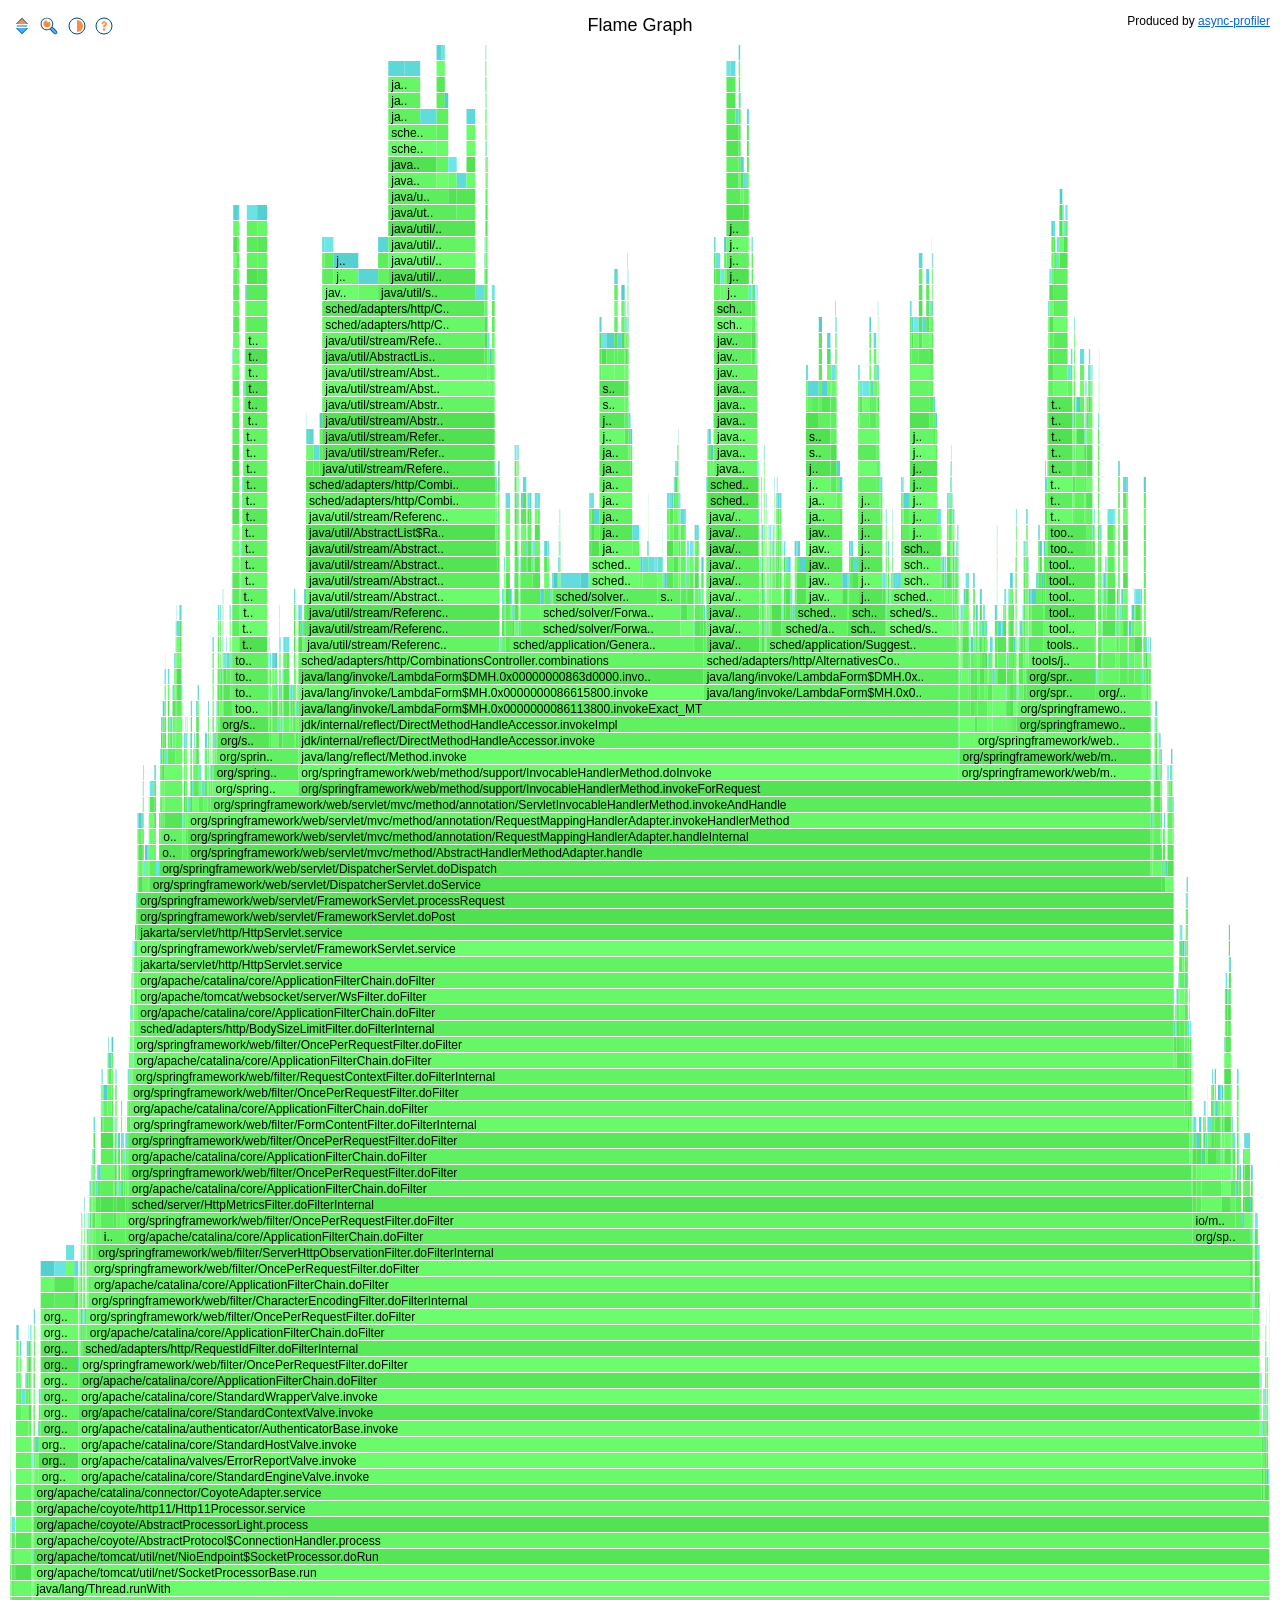
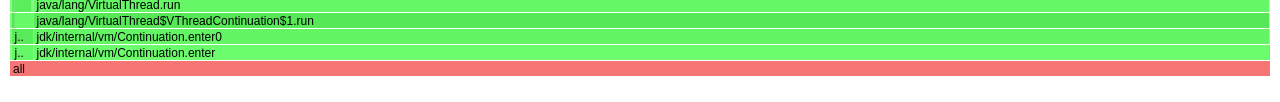
<file: bench/results/profile/sinjwt-1200_alloc.html>
<!DOCTYPE html>
<html lang='en'>
<head>
<meta charset='utf-8'>
<style>
	:root      {--bg: #ffffff; --fg: #000000; --hl-bg: #ffffe0; --hl-border: #ffc000; --link: #0366d6; --legend-bg: #ffffe0; --legend-border: #666666}
	:root.dark {--bg: #1e1e1e; --fg: #cccccc; --hl-bg: #3a3a00; --hl-border: #8a7000; --link: #58a6ff; --legend-bg: #333333; --legend-border: #888888}
	body {margin: 0; padding: 10px 10px 22px 10px; background-color: var(--bg); color: var(--fg)}
	h1 {margin: 5px 0 0 0; font-size: 18px; font-weight: normal; text-align: center}
	header {margin: -22px 0 6px 0}
	button {border: none; background: none; width: 24px; height: 24px; cursor: pointer; margin: 0; padding: 2px 0 0 0; text-align: center}
	button:hover {background-color: var(--hl-bg); outline: 1px solid var(--hl-border); border-radius: 4px}
	dl {margin: 0 4px 8px 4px}
	dt {margin: 1px; padding: 2px 0; font-weight: bold}
	dd {margin: 1px; padding: 2px 4px}
	dl.frames {float: left; width: 160px}
	dl.frames > dd {color: #000000}
	dl.hotkeys {clear: left; border-top: 1px solid var(--legend-border)}
	dl.hotkeys > dt {float: left; clear: left; width: 158px; margin-right: 4px; text-align: right}
	dl.hotkeys > dd {float: left}
	p {position: fixed; bottom: 0; margin: 0; padding: 2px 3px 2px 3px; outline: 1px solid var(--hl-border); display: none; overflow: hidden; white-space: nowrap; background-color: var(--hl-bg); color: var(--fg)}
	a {color: var(--link)}
	#legend {padding: 4px; border-radius: 4px; background: var(--legend-bg); border: 1px solid var(--legend-border); display: none}
	#hl {position: absolute; display: none; overflow: hidden; white-space: nowrap; pointer-events: none; background-color: var(--hl-bg); outline: 1px solid var(--hl-border); height: 15px}
	#hl span {padding: 0 3px 0 3px}
	#status {left: 0}
	#match {right: 0}
	#reset {cursor: pointer}
	#canvas {width: 100%; height: 1632px}
</style>
<script>
{
	let theme;
	try { theme = localStorage.getItem('flame-theme'); } catch (ignored) {}
	if (theme ? theme === 'dark' : matchMedia('(prefers-color-scheme: dark)').matches) {
		document.documentElement.classList.add('dark');
	}
}
</script>
</head>
<body style='font: 12px Verdana, sans-serif'>
<h1>Flame Graph</h1>
<header style='float: left'>
<button id='inverted' title='Invert (I)'><svg xmlns='http://www.w3.org/2000/svg' width='20' height='20' viewBox='0 0 392 392'><path d='M196,36 L316,156 L76,156 Z' fill='#004d80'/><path d='M196,356 L76,236 L316,236 Z' fill='#004d80'/><path d='M196,54 L298,156 L94,156 Z' fill='#ff8d40'/><path d='M196,338 L94,236 L298,236 Z' fill='#40b2ff'/><rect x='94' y='188' width='204' height='16' fill='#004d80'/></svg></button>
<button id='search' title='Search (Ctrl+F)'><svg xmlns='http://www.w3.org/2000/svg' width='20' height='20' viewBox='-39.3 -39.3 471.1 471.1'><circle cx='147.7' cy='147.8' r='125.9' fill='#fff'/><path fill='#40b2ff' d='M370.7 348.7c0 1.4-1.6 6.3-7.2 12.3-6.2 6.7-12.5 9.8-14.7 9.8h-.1c-19.5-1.6-62-43.2-109.6-106.8 9.2-7.2 17.5-15.5 24.6-24.6 63.6 47.6 105.2 90.2 106.8 109.6z'/><path fill='#ff8d40' d='M208.7 86.9l-14.5 14.5c-17.1 17.1-46.5 5-46.5-19.3V61.6c-49 0-88.4 40.8-86.1 90.2 2 43.9 38.1 80 82 82 49.5 2.3 90.2-37.2 90.2-86.1 0-23.7-9.6-45.2-25.1-60.8z'/><path fill='#004d80' d='M276.1 221c12.3-21.5 19.5-46.5 19.5-73.2C295.6 66.3 229.2.1 147.7.1S0 66.3 0 147.9s66.3 147.7 147.7 147.7c26.6 0 51.5-7.1 73.2-19.5 39.8 53.3 91.9 113.5 126.1 116.4 12.3.5 22.9-6.7 32.8-16.7 5.2-5.6 13.8-16.9 12.8-28.8-2.9-34.1-63.1-86.2-116.4-126.1zM147.7 273.8c-69.5 0-125.9-56.5-125.9-125.9S78.3 21.9 147.7 21.9 273.6 78.4 273.6 147.8s-56.4 126-125.9 126zm215.9 87.2c-6.2 6.7-12.4 9.8-14.7 9.8h-.1c-19.5-1.6-62-43.2-109.6-106.8 9.2-7.2 17.5-15.5 24.6-24.6 63.6 47.6 105.2 90.2 106.8 109.6 0 1.4-1.6 6.3-7.2 12.4z'/></svg></button>
<button id='darkmode' title='Toggle dark mode (D)'><svg xmlns='http://www.w3.org/2000/svg' width='20' height='20' viewBox='0 0 20 20'><path d='M10 4a6 6 0 0 1 0 12z' fill='#ff8d40'/><path d='M10 4a6 6 0 0 0 0 12z' fill='#ffffff'/><circle cx='10' cy='10' r='8' fill='none' stroke='#004d80'/></svg></button>
<button id='info'><svg xmlns='http://www.w3.org/2000/svg' width='20' height='20' viewBox='0 0 20 20'><circle cx='10' cy='10' r='8' stroke='#004d80' fill='none'/><path d='M10 5.5c-1.25 0-2.25 1-2.25 2.25H9a1.25 1.25 0 0 1 2.5 0c0 .65-.55 1-1 1.2-.7.35-1.25.85-1.25 1.8V11h1.5v-.25c0-.37.29-.65.68-.83.73-.34 1.32-.87 1.32-2.17 0-1.25-1.5-2.25-2.75-2.25' fill='#ff8d40' stroke='#ff8d40' stroke-width='.6' stroke-linecap='round' stroke-linejoin='round'/><circle cx='10' cy='13.5' r='1.2' fill='#ff8d40'/></svg></button>
</header>
<header style='float: right'>Produced by <a href='https://github.com/async-profiler/async-profiler'>async-profiler</a></header>
<div id='legend' style='position: absolute'>
<dl class='frames'>
	<dt>Frame types</dt>
	<dd style='background-color: #e17d00'>Kernel</dd>
	<dd style='background-color: #e15a5a'>Native</dd>
	<dd style='background-color: #c8c83c'>C++ (VM)</dd>
	<dd style='background-color: #50e150'>Java compiled</dd>
	<dd style='background-color: #cce880'>Java compiled by C1</dd>
	<dd style='background-color: #50cccc'>Inlined</dd>
	<dd style='background-color: #b2e1b2'>Interpreted</dd>
</dl>
<dl class='frames'>
	<dt>Allocation profile</dt>
	<dd style='background-color: #50cccc'>Allocated class</dd>
	<dd style='background-color: #e17d00'>Allocation outside TLAB</dd>
	<dt>Lock profile</dt>
	<dd style='background-color: #50cccc'>Lock class</dd>
	<dt>&nbsp;</dt>
	<dt>Search</dt>
	<dd style='background-color: #ee00ee'>Matches regexp</dd>
</dl>
<dl class='hotkeys'>
	<dt>Click frame</dt><dd>Zoom into frame</dd>
	<dt>Ctrl/Alt+Click</dt><dd>Remove stack</dd>
	<dt>0</dt><dd>Reset zoom</dd>
	<dt>I</dt><dd>Invert graph</dd>
	<dt>Ctrl+F</dt><dd>Search</dd>
	<dt>N</dt><dd>Next match</dd>
	<dt>Shift+N</dt><dd>Previous match</dd>
	<dt>Esc</dt><dd>Cancel search</dd>
</dl>
</div>
<canvas id='canvas'></canvas>
<div id='hl'><span></span></div>
<p id='status'></p>
<p id='match'>Matched: <span id='matchval'></span> <span id='reset' title='Clear'>&#x274c;</span></p>
<script>
	// Copyright The async-profiler authors
	// SPDX-License-Identifier: Apache-2.0
	'use strict';
	let root, px, pattern;
	let level0 = 0, left0 = 0, width0 = 0, d = 0;
	let nav = [], navIndex, matchval;
	let inverted = false;
	const U = undefined;
	const maxdiff = -1;
	const levels = Array(102);
	for (let h = 0; h < levels.length; h++) {
		levels[h] = [];
	}

	const canvas = document.getElementById('canvas');
	const c = canvas.getContext('2d');
	const hl = document.getElementById('hl');
	const status = document.getElementById('status');

	const canvasWidth = canvas.offsetWidth;
	const canvasHeight = canvas.offsetHeight;
	canvas.style.width = canvasWidth + 'px';
	canvas.width = canvasWidth * (devicePixelRatio || 1);
	canvas.height = canvasHeight * (devicePixelRatio || 1);
	if (devicePixelRatio) c.scale(devicePixelRatio, devicePixelRatio);
	c.font = document.body.style.font;

	const palette = [
		[0xb2e1b2, 20, 20, 20],
		[0x50e150, 30, 30, 30],
		[0x50cccc, 30, 30, 30],
		[0xe15a5a, 30, 40, 40],
		[0xc8c83c, 30, 30, 10],
		[0xe17d00, 30, 30,  0],
		[0xcce880, 20, 20, 20],
	];

	function getColor(p) {
		const v = Math.random();
		return '#' + (p[0] + ((p[1] * v) << 16 | (p[2] * v) << 8 | (p[3] * v))).toString(16);
	}

	function getDiffColor(diff) {
		if (diff === U) return '#ffdd33';
		if (diff === 0) return '#e0e0e0';
		const v = Math.round(128 * (maxdiff - Math.abs(diff)) / maxdiff) + 96;
		return diff > 0 ? 'rgb(255,' + v + ',' + v + ')' : 'rgb(' + v + ',' + v + ',255)';
	}

	function f(key, level, left, width, inln, c1, int) {
		levels[level0 = level].push({level, left: left0 += left, width: width0 = width || width0,
			color: maxdiff >= 0 ? getDiffColor(d) : getColor(palette[key & 7]),
			title: cpool[key >>> 3],
			details: (d ? (d > 0 ? ', +' : ', ') + d : '') + (int ? ', int=' + int : '') + (c1 ? ', c1=' + c1 : '') + (inln ? ', inln=' + inln : '')
		});
	}

	function u(key, width, inln, c1, int) {
		f(key, level0 + 1, 0, width, inln, c1, int)
	}

	function n(key, width, inln, c1, int) {
		f(key, level0, width0, width, inln, c1, int)
	}

	function samples(n) {
		return n === 1 ? '1 sample' : n.toString().replace(/\B(?=(\d{3})+(?!\d))/g, ',') + ' samples';
	}

	function pct(a, b) {
		return a >= b ? '100' : (100 * a / b).toFixed(2);
	}

	function findFrame(frames, x) {
		let left = 0;
		let right = frames.length - 1;

		while (left <= right) {
			const mid = (left + right) >>> 1;
			const f = frames[mid];

			if (f.left > x) {
				right = mid - 1;
			} else if (f.left + f.width <= x) {
				left = mid + 1;
			} else {
				return f;
			}
		}

		if (frames[left] && (frames[left].left - x) * px < 0.5) return frames[left];
		if (frames[right] && (x - (frames[right].left + frames[right].width)) * px < 0.5) return frames[right];

		return null;
	}

	function removeStack(left, width) {
		for (let h = 0; h < levels.length; h++) {
			const frames = levels[h], newFrames = [];
			for (let i = 0; i < frames.length; i++) {
				const f = frames[i];
				if (f.left >= left + width) {
					f.left -= width;
				} else if (f.left + f.width > left) {
					if ((f.width -= width) <= 0 && h) continue;
				}
				newFrames.push(f);
			}
			levels[h] = newFrames;
		}
	}

	function search(r) {
		if (r === true && (r = prompt('Enter regexp to search:', '')) === null) {
			return;
		}

		pattern = r ? RegExp(r) : undefined;
		const matched = render(root, nav = []);
		navIndex = -1;
		document.getElementById('matchval').textContent = matchval = pct(matched, root.width) + '%';
		document.getElementById('match').style.display = r ? 'inline-block' : 'none';
	}

	function render(newRoot, nav) {
		const bg = getComputedStyle(document.documentElement).getPropertyValue('--bg');

		if (root) {
			c.fillStyle = bg;
			c.fillRect(0, 0, canvasWidth, canvasHeight);
		}

		root = newRoot || levels[0][0];
		px = canvasWidth / root.width;

		const x0 = root.left;
		const x1 = x0 + root.width;
		const marked = [];

		function mark(f) {
			return marked[f.left] || (marked[f.left] = f);
		}

		function totalMarked() {
			let total = 0;
			let left = 0;
			Object.keys(marked).sort(function(a, b) { return a - b; }).forEach(function(x) {
				if (+x >= left) {
					const m = marked[x];
					if (nav) nav.push(m);
					total += m.width;
					left = +x + m.width;
				}
			});
			return total;
		}

		function drawFrame(f, y) {
			if (f.left < x1 && f.left + f.width > x0) {
				c.fillStyle = pattern && f.title.match(pattern) && mark(f) ? '#ee00ee' : f.color;
				c.fillRect((f.left - x0) * px, y, f.width * px, 15);

				if (f.width * px >= 21) {
					const chars = Math.floor(f.width * px / 7);
					const title = f.title.length <= chars ? f.title : f.title.substring(0, chars - 2) + '..';
					c.fillStyle = '#000000';
					c.fillText(title, Math.max(f.left - x0, 0) * px + 3, y + 12, f.width * px - 6);
				}

				if (f.level < root.level) {
					c.fillStyle = bg + '80';
					c.fillRect((f.left - x0) * px, y, f.width * px, 15);
				}
			}
		}

		for (let h = 0; h < levels.length; h++) {
			const y = inverted ? h * 16 : canvasHeight - (h + 1) * 16;
			const frames = levels[h];
			for (let i = 0; i < frames.length; i++) {
				drawFrame(frames[i], y);
			}
		}

		return totalMarked();
	}

	function unpack(cpool) {
		for (let i = 1; i < cpool.length; i++) {
			cpool[i] = cpool[i - 1].substring(0, cpool[i].charCodeAt(0) - 32) + cpool[i].substring(1);
		}
	}

	canvas.onmousemove = function() {
		const h = Math.floor((inverted ? event.offsetY : (canvasHeight - event.offsetY)) / 16);
		if (h >= 0 && h < levels.length) {
			const f = findFrame(levels[h], event.offsetX / px + root.left);
			if (f) {
				if (f !== root) getSelection().removeAllRanges();
				hl.style.left = (Math.max(f.left - root.left, 0) * px + canvas.offsetLeft) + 'px';
				hl.style.width = (Math.min(f.width, root.width) * px) + 'px';
				hl.style.top = ((inverted ? h * 16 : canvasHeight - (h + 1) * 16) + canvas.offsetTop) + 'px';
				hl.firstChild.textContent = f.title;
				hl.style.display = 'block';
				canvas.title = f.title + '\n(' + samples(f.width) + f.details + ', ' + pct(f.width, levels[0][0].width) + '%)';
				canvas.style.cursor = 'pointer';
				canvas.onclick = function() {
					if ((event.altKey || event.ctrlKey) && h >= root.level && h > 0) {
						removeStack(f.left, f.width);
						root.width > f.width ? render(root) : render();
					} else if (f !== root) {
						render(f);
					}
					canvas.onmousemove();
				};
				status.textContent = 'Function: ' + canvas.title;
				status.style.display = 'inline-block';
				return;
			}
		}
		canvas.onmouseout();
	}

	canvas.onmouseout = function() {
		hl.style.display = 'none';
		status.style.display = 'none';
		canvas.title = '';
		canvas.style.cursor = '';
		canvas.onclick = null;
	}

	canvas.ondblclick = function() {
		getSelection().selectAllChildren(hl);
	}

	document.getElementById('inverted').onclick = function() {
		inverted = !inverted;
		render();
	}

	document.getElementById('search').onclick = function() {
		search(true);
	}

	document.getElementById('reset').onclick = function() {
		search(false);
	}

	document.getElementById('darkmode').onclick = function() {
		const theme = document.documentElement.classList.toggle('dark') ? 'dark' : 'light';
		try { localStorage.setItem('flame-theme', theme); } catch (ignored) {}
		render(root);
	}

	const btnInfo = document.getElementById('info');
	const legend = document.getElementById('legend');

	btnInfo.onmouseover = function() {
		legend.style.left = (btnInfo.offsetLeft + 24) + 'px';
		legend.style.top = (btnInfo.offsetTop + 24) + 'px';
		legend.style.display = 'block';
	}

	btnInfo.onmouseout = function() {
		legend.style.display = 'none';
	}

	window.onkeydown = function(event) {
		if ((event.ctrlKey || event.metaKey) && event.key === 'f') {
			event.preventDefault();
			search(true);
			return false;
		} else if (event.key === 'Escape') {
			search(false);
		} else if ((event.key === 'n' || event.key === 'N') && nav.length > 0) {
			navIndex = (navIndex + (event.shiftKey ? nav.length - 1 : 1)) % nav.length;
			render(nav[navIndex]);
			document.getElementById('matchval').textContent = matchval + ' (' + (navIndex + 1) + ' of ' + nav.length + ')';
			window.scroll(0, inverted ? root.level * 16 : canvasHeight - (root.level + 1) * 16);
			canvas.onmousemove();
			return false;
		} else if (event.key === 'i') {
			canvas.onmouseout();
			document.getElementById('inverted').onclick();
			return false;
		} else if (event.key === 'd') {
			document.getElementById('darkmode').onclick();
			return false;
		} else if (event.key === '0') {
			canvas.onmouseout();
			root = levels[0][0];
			search(false);
			return false;
		}
	}

const cpool = [
'all',
' boolean[]',
'!yte[]',
' ch/qos/logback/classic/util/LogbackMDCAdapter.nullifyReadOnlyThreadLocalMap',
'Nput',
'"ar[]',
'!om/sun/management/GcInfo.<init>',
'3internal/GarbageCollectionNotifInfoCompositeData.getCompositeData',
'dtoCompositeData',
'JorExtImpl.createGCNotification',
'=cInfoCompositeData.getCompositeData',
'PtoCompositeData',
' int[]',
'%[]',
'!o.micrometer.common.ImmutableKeyValue',
'5KeyValue[]',
'=s',
'>$ArrayIterator',
'0re.instrument.ImmutableTag',
'>Meter$Id',
'>Tag[]',
'As',
'B$ArrayIterator',
'?imer$Sample',
'>internal.DefaultLongTaskTimer$SampleImpl',
'.observation.SimpleObservation',
'K$SimpleScope',
'"/micrometer/common/KeyValue.of',
'=s.and',
'?iterator',
'?of',
'?toKeyValues',
'0re/instrument/AbstractTimerBuilder.tags',
'>MeterRegistry$More.longTaskTimer',
'K.timer',
'>Tag.of',
'As.and',
'Citerator',
'Cof',
'CtoTags',
'?imer$Builder.tags',
'C.start',
'>binder/jvm/JvmGcMetrics$GcMetricsNotificationListener.handleNotification',
'LHeapPressureMetrics$$Lambda.0x0000000086515c00.handleNotification',
'_.lambda$monitor$0',
'>internal/DefaultLongTaskTimer.start',
'>observation/DefaultMeterObservationHandler.createTags',
'ionStart',
'mop',
'.observation/Observation$Context.<init>',
'NaddHighCardinalityKeyValue',
'hs',
'QLowCardinalityKeyValue',
'gs',
'NgetLowCardinalityKeyValues',
'Nput',
'NsetParentFromCurrentObservation',
'E.createNotStarted',
'EHandler$FirstMatchingCompositeObservationHandler.onStart',
'zop',
':SimpleObservation$$Lambda.0x0000000086570230.accept',
'K.<init>',
'LgetHandlersFromConfig',
'Llambda$notifyOnObservationStopped$0',
'LnotifyOnObservationStarted',
'aopped',
'LopenScope',
'Lstart',
'Nop',
'KRegistry._getCurrentObservation',
'TgetCurrentObservation',
':docs/ObservationDocumentation.observation',
':transport/ReceiverContext.<init>',
'FquestReplyReceiverContext.<init>',
'#nats/client/impl/NatsConnectionReader.grabNextMessageLineElement',
'IparseProtocolMessage',
'Irun',
'8IterableConsumer.nextMessage',
'8JetStreamMessage.metaData',
'CtaData.<init>',
'ASubscription._nextUnmanaged',
'NnextMessage',
'4PullOrderedMessageManager.manage',
'/support/DateTimeUtils.parseDateTimeNanos',
' jakarta/servlet/ServletRequestWrapper.getInputStream',
'FsetAttribute',
'0http/HttpServlet.service',
'@RequestWrapper.getHeader',
'Xs',
'SttpServletMapping',
'"va.io.PushbackInputStream',
'%lang.Class[]',
'*Integer',
'*Long',
'*Object',
'0[]',
'*String',
'0Builder',
'0[]',
'*ThreadLocal$ThreadLocalMap',
'D$Entry',
'J[]',
'*VirtualThread',
'7$$Lambda.0x000000008644b9c8',
'8VThreadContinuation',
'K$1',
'*invoke.BoundMethodHandle$Species_L',
'1LambdaFormEditor',
'1MethodType',
'*management.MemoryUsage',
'@[]',
'*reflect.Parameter[]',
'%net.Inet4Address',
'&io.HeapByteBuffer',
')StringCharBuffer',
'%time.Duration',
'*Instant',
'%util.AbstractList$RandomAccessSpliterator',
'+rrayDeque',
'/List',
'3$ArrayListSpliterator',
'4Itr',
'/s$ArrayList',
'*Collections$2',
'6ReverseComparator2',
'6UnmodifiableMap',
'BRandomAccessList',
',mparableTimSort',
'1tor$$Lambda.0x00000000862788c8',
'I4519d8',
'*HashMap',
'1$KeyIterator',
'2Node',
'6[]',
'.Set',
'*ImmutableCollections$List12',
'CItr',
'CN',
'*LinkedHashMap',
'7$Entry',
'8LinkedValues',
'4Set',
'*PriorityQueue',
'*TreeMap',
'1$Entry',
'2KeyIterator',
'2Values',
'*concurrent.ConcurrentHashMap',
'F$KeyIterator',
'GNode',
'K[]',
'GValueIterator',
'LsView',
'?LinkedDeque$Node',
'?SkipListMap$Node',
'5ForkJoinTask$RunnableExecuteAction',
'5atomic.AtomicReference',
'5locks.ReentrantLock',
'H$NonfairSync',
'*stream.MatchOps$$Lambda.0x800000004',
':1MatchSink',
':MatchOp',
'1Nodes$FixedNodeBuilder',
'1ReduceOps$CountingSink$OfRef',
'3ferencePipeline$2',
'D$1',
'C3',
'D$1',
'CHead',
'$/io/FilterInputStream.read',
'.OutputStream.<init>',
'(PushbackInputStream.<init>',
'<read',
'%lang/AbstractStringBuilder.<init>',
'@append',
'@ensureCapacityNewCoder',
'NSameCoder',
'*BaseVirtualThread.<init>',
'*Class.getInterfaces',
'*InheritableThreadLocal.createMap',
',teger.toString',
'2valueOf',
'*Long.toHexString',
'1UnsignedString0',
'/valueOf',
'*String$$StringConcat.0x0000000086044800.concat',
'K31c400.concat',
'0.<init>',
'1newStringNoRepl',
'@1',
'1replace',
'1substring',
'1toCharArray',
'3LowerCase',
'3UpperCase',
'0Builder.<init>',
'8append',
'8toString',
'0ConcatHelper.doConcat',
'=newArray',
'EWithSuffix',
'=simpleConcat',
'0Latin1.newString',
'7replace',
'7toChars',
'9LowerCase',
'9UpperCase',
'0UTF16.compress',
'+ystem$1.uncheckedNewStringNoRepl',
'*Thread.<init>',
'1run',
'4With',
'0Builders$BaseThreadBuilder.nextThreadName',
'9VirtualThreadBuilder.start',
'Nunstarted',
'8.newVirtualThread',
'0Local$ThreadLocalMap.<init>',
'Eset',
'5.createMap',
'6get',
'6set',
'9InitialValue',
'*VirtualThread$VThreadContinuation$1.run',
'K.<init>',
'Lwrap',
'7.<init>',
'8externalSubmitRunContinuationOrThrow',
'8run',
'8start',
'9ubmitRunContinuation',
'*invoke/BoundMethodHandle$Species_L.copyWith',
'B.editor',
'1DelegatingMethodHandle$Holder.reinvoke_L',
'2irectMethodHandle$Holder.invokeSpecial',
'Rtatic',
'KnewInvokeSpecial',
'C.allocateInstance',
'1Invokers$Holder.invokeExact_MT',
'AlinkToTargetMethod',
'9.spreadInvoker',
'1LambdaForm$DMH.0x00000000860b0400.invokeInterface',
'N1000.newInvokeSpecial',
'L22c000.newInvokeSpecial',
'L324c00.newInvokeSpecial',
'Md0000.invokeVirtual',
'L5f0400.newInvokeSpecial',
'<MH.0x0000000086044c00.invoke',
'M5000.invoke',
'K113800.invokeExact_MT',
'K22c400.linkToTargetMethod',
'Lec400.invoke',
'K5f0800.invoke',
'Mc400.invoke',
'K610c00.invoke',
'M1000.invoke',
'M2c00.invoke',
'M4000.invoke',
'M5400.invoke',
'N800.invoke',
'M7c00.invoke',
'M8000.invoke',
'N400.invoke',
'Mb800.invoke',
';.editor',
';Editor.lambdaFormEditor',
'1MethodHandle.asSpreader',
'>invokeWithArguments',
'7Type.dropParameterTypes',
'<insertParameterTypes',
'<makeImpl',
'=ethodType',
'<replaceParameterTypes',
'*reflect/Array.newInstance',
'2Executable.getParameters',
'2Method.getParameterTypes',
'9invoke',
'%nio/ByteBuffer.allocate',
')CharBuffer.allocate',
'4wrap',
')HeapByteBuffer.<init>',
'8duplicate',
'8slice',
'-CharBuffer.<init>',
')charset/Charset.decode',
'8Decoder.decode',
'8Encoder.encode',
'%security/MessageDigest$Delegate.engineDigest',
';.digest',
'.SecureRandom.nextBytes',
'%time/Clock.currentInstant',
'*Duration.create',
'3ofNanos',
'*Instant.create',
'2now',
'2ofEpochSecond',
'*OffsetDateTime.atZoneSameInstant',
'*ZoneRegion.getOffset',
'.dDateTime.create',
'8ofInstant',
'%util/AbstractCollection.addAll',
'2List$RandomAccessSpliterator.forEachRemaining',
'+rrayDeque$DescendingIterator.forEachRemaining',
'4.<init>',
'/List$ArrayListSpliterator.forEachRemaining',
'3.<init>',
'4add',
'7All',
'4forEach',
'4grow',
'4iterator',
'4spliterator',
'4toArray',
'/s.asList',
'1copyOf',
'7Range',
'1sort',
'*Collection.stream',
'4s$2.forEachRemaining',
'8tryAdvance',
'6UnmodifiableCollection$1.<init>',
'L.iterator',
'BMap.forEach',
'5.list',
'6reverseOrder',
'6singletonSpliterator',
'6unmodifiableList',
'BMap',
',mparableTimSort.<init>',
'<sort',
'1tor.comparingLong',
'5reversed',
'5thenComparing',
'*DualPivotQuicksort.sort',
'*HashMap$KeySet.iterator',
'1.merge',
'2newNode',
'2put',
'5Val',
'2resize',
'.Set.<init>',
'2add',
'2iterator',
'2toArray',
'*ImmutableCollections$AbstractImmutableList.iterator',
'@ccess$1.listFromTrustedArrayNullsAllowed',
'?List12.spliterator',
'>.listCopy',
'CFromArray',
'GTrustedArrayNullsAllowed',
'*LinkedHashMap.forEach',
'8newNode',
'8sequencedValues',
'8values',
'4Set.<init>',
',st.copyOf',
'/of',
'/spliterator',
'*PriorityQueue.<init>',
'8toArray',
'*TreeMap$KeySet.iterator',
'1.addEntryToEmptyMap',
'2keyIterator',
'2put',
'2values',
'*UUID.randomUUID',
'/toString',
'*concurrent/ConcurrentHashMap$CollectionView.toArray',
'GKeySetView.add',
'Riterator',
'GValuesView.iterator',
'F.get',
'GinitTable',
'Gput',
'JVal',
'Gvalues',
'?LinkedDeque.linkLast',
'KnewNode',
'KofferLast',
'?SkipListMap.doPut',
'KputIfAbsent',
'GSet.add',
'7pyOnWriteArrayList.toArray',
'5Executors$RunnableAdapter.call',
'5ForkJoinPool.execute',
'6utureTask.run',
'CAndReset',
'5ScheduledThreadPoolExecutor$ScheduledFutureTask.run',
'5ThreadPoolExecutor$Worker.run',
'G.runWorker',
'5locks/ReentrantLock.<init>',
'*stream/AbstractPipeline.copyInto',
'Bevaluate',
'JToArrayNode',
'BwrapAndCopyInto',
'FSink',
'1MatchOps$$Lambda.0x800000004.get',
':MatchOp.evaluateSequential',
'9.lambda$makeRef$0',
':makeRef',
'1Nodes$ArrayNode.<init>',
'7FixedNodeBuilder.<init>',
'6.builder',
'1ReduceOps$5.evaluateSequential',
'=makeSink',
';ReduceOp.evaluateSequential',
'3ferencePipeline$$Lambda.0x000000008600ab20.apply',
'C2$1.accept',
'D.opWrapSink',
'C3$1.accept',
'D.opWrapSink',
'B.anyMatch',
'Ccount',
'Cfilter',
'Clambda$toArray$0',
'CmakeNodeBuilder',
'Ep',
'CnoneMatch',
'CtoArray',
'EList',
'1StreamSupport.stream',
'$x.management.openmbean.CompositeDataSupport',
'%/management/openmbean/CompositeDataSupport.<init>',
'PgetAll',
'PmakeMap',
'DType.isAssignableFrom',
'KValue',
';TabularDataSupport.checkValueAndIndex',
'NinternalCalculateIndex',
'VPut',
'Nput',
'!dk/internal/misc/Unsafe.allocateInstance',
'AUninitializedArray',
'-reflect/DirectMethodHandleAccessor.invoke',
'VImpl',
'-vm/Continuation.enter',
'B0',
'0ThreadContainer.add',
'?s$RootContainer$TrackingRootContainer.onStart',
' long[]',
'&[]',
'([]',
' no_Java_frame',
' org.apache.catalina.connector.CoyoteInputStream',
'DOutputStream',
'>RequestFacade',
'@sponseFacade',
'6re.ApplicationMapping$MappingImpl',
'4util.ParameterMap',
'+tomcat.util.buf.CharsetHolder',
'7http.ValuesEnumerator',
'<parser.Host$MessageBytesReader',
'7net.NioEndpoint$PollerEvent',
'GSocketProcessor',
'$springframework.beans.BeanWrapperImpl',
':TypeConverterDelegate',
'4context.event.AbstractApplicationEventMulticaster$ListenerCacheKey',
'<i18n.SimpleLocaleContext',
'6re.ResolvableType',
'G$DefaultVariableResolver',
'9SerializableTypeWrapper$MethodParameterTypeProvider',
'9annotation.AnnotatedMethod$$Lambda.0x00000000864c2ce8',
'TReturnValueMethodParameter',
'DTypeMappedAnnotations',
'Y$MergedAnnotationFinder',
'9convert.TypeDescriptor',
'O$$Lambda.0x00000000863d9448',
'4http.HttpHeaders',
'9MediaType',
'B$$Lambda.0x00000000864ce820',
'9server.DefaultPathContainer',
'T$DefaultPathSegment',
'GRequestPath',
'@ServletRequestHeadersAdapter',
'\\$RequestHeaderOverrideWrapper',
'IsponseHeadersAdapter',
'GServerHttpRequest',
'Ssponse',
'@observation.ServerRequestObservationContext',
'4util.LinkedCaseInsensitiveMap',
'Q$1',
'9MimeType$$Lambda.0x00000000864f1678',
':ultiValueMapAdapter',
'9StreamUtils$NonClosingInputStream',
'HFlushingOutputStream',
'4validation.BeanPropertyBindingResult',
'?DataBinder$ExtendedTypeConverter',
'@efaultBindingErrorProcessor',
'FMessageCodesResolver',
'?support.BindingAwareModelMap',
'4web.bind.support.BindParamNameResolver',
'ESimpleSessionStatus',
'8context.request.ServletRequestAttributes',
'OWebRequest',
'Hasync.StandardServletAsyncWebRequest',
'l$LifecycleHttpServletResponse',
'vServletOutputStream',
'NWebAsyncManager',
']$$Lambda.0x0000000086567b80',
'@support.ServletRequestHandledEvent',
'8method.annotation.SessionAttributesHandler$$Lambda.0x0000000086568c10',
'?support.HandlerMethodArgumentResolverComposite',
'GModelAndViewContainer',
'8servlet.DispatcherServlet$$Lambda.0x0000000086561ee0',
'@FlashMap',
'ArameworkServlet$RequestBindingInterceptor',
'@handler.AbstractHandlerMethodMapping$Match',
'@mvc.method.RequestMappingInfo',
'Kannotation.AbstractMessageConverterMethodArgumentResolver$EmptyBodyCheckingHttpInputMessage',
'VRequestMappingHandlerAdapter$$Lambda.0x0000000086567db0',
'0000008656d138',
'0000008656d590',
'VServletInvocableHandlerMethod',
']RequestDataBinderFactory',
'@support.ExtendedServletRequestDataBinder',
'8util.pattern.PathPattern$MatchingContext',
'#/apache/catalina/authenticator/AuthenticatorBase.invoke',
'4connector/CoyoteAdapter.postParseRequest',
'Lservice',
'DInputStream.read',
'DOutputStream.write',
'>InputBuffer.checkByteBufferEof',
'JreadByte',
'MlReadBytes',
'>OutputBuffer.append',
'Kclose',
'KdoFlush',
'KflushByteBuffer',
'KrealWriteBytes',
'Kwrite',
'PBytes',
'>Request.getContentType',
'IHeader',
'Os',
'JttpServletMapping',
'IInputStream',
'ILocale',
'IRequest',
'PURI',
'FnotifyAttributeAssigned',
'URemoved',
'FparseLocales',
'Frecycle',
'HmoveAttribute',
'FsetAttribute',
'ICharacterEncoding',
'EFacade.getContentType',
'OHeader',
'Us',
'PttpServletMapping',
'OInputStream',
'OLocale',
'ORequestURI',
'LremoveAttribute',
'LsetAttribute',
'OCharacterEncoding',
'@sponse.finishResponse',
'GgetOutputStream',
'JResponse',
'FFacade.getOutputStream',
'6re/ApplicationFilterChain.doFilter',
'DMapping.getHttpServletMapping',
'9StandardContext.fireRequestDestroyEvent',
'TInitEvent',
'IgetApplicationEventListeners',
'HValve.invoke',
'AEngineValve.invoke',
'AHostValve.invoke',
'AWrapperValve.invoke',
'4mapper/Mapper.internalMap',
'MWrapper',
'Bmap',
'4util/ParameterMap.<init>',
'4valves/ErrorReportValve.invoke',
',oyote/AbstractProcessor.action',
'DparseHost',
'CLight.process',
'=tocol$$Lambda.0x0000000086530000.run',
'CConnectionHandler.process',
'B.lambda$startAsyncTimeout$0',
'2Request.doRead',
':getContentType',
'=Header',
':markStartTime',
':recycle',
'4sponse.action',
';commit',
';doWrite',
'2http11/Http11InputBuffer$SocketInputBuffer.doRead',
'J.doRead',
'KnextRequest',
'KparseRequestLine',
'?OutputBuffer.doWrite',
'LsendHeader',
'Lwrite',
'?Processor.prepareRequest',
'Rsponse',
'Iservice',
'IwriteHeaders',
'9filters/IdentityInputFilter.doRead',
'+tomcat/util/buf/B2CConverter.getCharset',
'<yteChunk.toString',
'MInternal',
';CharChunk.toString',
'MInternal',
'?setHolder.getInstance',
';MessageBytes.toBytes',
'JString',
'PType',
';StringCache.toString',
'7compat/Jre21Compat.threadBuilderStart',
'7http/MimeHeaders.getHeader',
'Hvalues',
'<parser/Host.parse',
'DttpParser.readDigits',
'RHostDomainName',
'RInteger',
'NvalidatePort',
'7net/AbstractEndpoint.processSocket',
'<cceptor.run',
';NioEndpoint$NioSocketWrapper.registerReadInterest',
'GPoller.add',
'NcreatePollerEvent',
'NprocessKey',
'Nrun',
'GSocketProcessor.doRun',
'F.createSocketProcessor',
'GserverSocketAccept',
'ItSocketOptions',
';SocketBufferHandler.<init>',
'AProcessorBase.run',
'7threads/TaskThread$WrappingRunnable.run',
'?VirtualThreadExecutor.execute',
'2websocket/server/WsFilter.doFilter',
'$slf4j/MDC.put',
'%pringframework/beans/AbstractNestablePropertyAccessor.<init>',
'[setWrappedInstance',
':BeanWrapperImpl.<init>',
'JsetWrappedInstance',
':PropertyAccessorFactory.forBeanPropertyAccess',
':SimpleTypeConverter.<init>',
':TypeConverterSupport.convertIfNecessary',
'4context/event/AbstractApplicationEventMulticaster$CachedListenerRetriever.getApplicationListeners',
'fListenerCacheKey.hashCode',
'e.getApplicationListeners',
'BSimpleApplicationEventMulticaster.multicastEvent',
'<i18n/LocaleContextHolder.getLocaleContext',
'UsetLocale',
'<support/AbstractApplicationContext.publishEvent',
'6re/Conventions.getVariableNameForParameter',
'9MethodParameter.getParameterName',
'9PrioritizedParameterNameDiscoverer.getParameterNames',
'9ResolvableType.asVariableResolver',
'HforClass',
'KInstance',
'KMethodParameter',
'KType',
'9SerializableTypeWrapper$MethodParameterTypeProvider.<init>',
':tandardReflectionParameterNameDiscoverer.getParameterNames',
'9annotation/AnnotatedMethod$AnnotatedMethodParameter.hasMethodAnnotation',
'S.getMethodAnnotation',
'WReturnValueType',
'ThasMethodAnnotation',
'KionUtils.findAnnotation',
'NsScanner.process',
'^Class',
'cHierarchy',
'Wscan',
'DMergedAnnotations.from',
'DTypeMappedAnnotations.from',
'Zget',
'Zscan',
'9convert/TypeDescriptor.<init>',
'4http/HttpHeaders.getContentLength',
'OType',
'HFirst',
'Eset',
'HContentType',
'9MediaType.<init>',
'CparseMediaType',
'9converter/AbstractHttpMessageConverter.addDefaultHeaders',
'KJacksonHttpMessageConverter.read',
'kJavaType',
'gwriteInternal',
'KSmartHttpMessageConverter.write',
'9server/DefaultPathContainer$DefaultPathSegment.from',
'T.<init>',
'UcreateFromUrlPath',
'UdecodeAndParsePathSegment',
'GRequestPath.<init>',
'@PathContainer.parsePath',
'@RequestPath.parse',
'@ServletRequestHeadersAdapter$RequestHeaderOverrideWrapper.getFirst',
'zinitOverrideMap',
'zset',
'\\.create',
']getFirst',
'GServerHttpRequest.getBody',
'\\Headers',
'Ssponse.<init>',
'ZgetBody',
'@observation/DefaultServerRequestObservationConvention.getContextualName',
'yHighCardinalityKeyValues',
'yLowCardinalityKeyValues',
'vhttpUrl',
'vmethod',
'vstatus',
'vuri',
'LServerRequestObservationContext.<init>',
'4ui/ExtendedModelMap.addAttribute',
'7ModelMap.addAttribute',
'5til/ClassUtils.getShortName',
'PAsProperty',
':ollectionUtils.newHashMap',
'LLinkedHashMap',
'ItoMultiValueMap',
'9LinkedCaseInsensitiveMap.<init>',
'RconvertKey',
'RforEach',
'Rget',
'Rput',
'?MultiValueMap.<init>',
'9MimeType$$Lambda.0x0000000086488000.accept',
'Wf1678.accept',
'A.<init>',
'BappendTo',
'BcreateParametersMap',
'Blambda$appendTo$0',
'IcreateParametersMap$0',
'BtoString',
':ultiValueMapAdapter.getFirst',
'Nset',
'9StreamUtils$NonClosingOutputStream.<init>',
'\\write',
'HFlushingOutputStream.<init>',
'D.nonClosing',
'HFlushing',
'<ingUtils.changeFirstCharacterCase',
'EtoStringArray',
'EuncapitalizeAsProperty',
'4validation/AbstractBindingResult.<init>',
'GErrors.<init>',
'GPropertyBindingResult.<init>',
']initConversion',
'?BeanPropertyBindingResult.<init>',
'YcreateBeanWrapper',
'YgetPropertyAccessor',
'?DataBinder$ExtendedTypeConverter.<init>',
'I.<init>',
'JconvertIfNecessary',
'KreateBeanPropertyBindingResult',
'JgetBindingResult',
'MInternalBindingResult',
'MSimpleTypeConverter',
'MTypeConverter',
'?annotation/ValidationAnnotationUtils.determineValidationHints',
'?support/BindingAwareModelMap.put',
'4web/accept/ContentNegotiationManager.resolveMediaTypes',
'?HeaderContentNegotiationStrategy.resolveMediaTypes',
'8bind/ServletRequestDataBinder.<init>',
'=WebDataBinder.<init>',
'=support/DefaultDataBinderFactory.createBinder',
'jInternal',
'8context/request/AbstractRequestAttributes.<init>',
'bexecuteRequestDestructionCallbacks',
'brequestCompleted',
'HRequestContextHolder.setRequestAttributes',
'HServletRequestAttributes.<init>',
'OWebRequest.<init>',
'ZgetHeaderValues',
'Hasync/StandardServletAsyncWebRequest$LifecycleHttpServletResponse.getOutputStream',
'vServletOutputStream.write',
'l.<init>',
'maddCompletionHandler',
'NWebAsyncManager.<init>',
'^registerCallableInterceptor',
'^setAsyncWebRequest',
'VUtils.createAsyncWebRequest',
'\\getAsyncManager',
'8filter/CharacterEncodingFilter.doFilterInternal',
'?FormContentFilter.doFilterInternal',
'QparseIfNecessary',
'QshouldParse',
'?OncePerRequestFilter.doFilter',
'TgetAlreadyFilteredAttributeName',
'?RequestContextFilter.doFilterInternal',
'TinitContextHolders',
'?ServerHttpObservationFilter.createOrFetchObservation',
'[doFilterInternal',
'8method/annotation/AbstractNamedValueMethodArgumentResolver.convertIfNecessary',
'sresolveArgument',
'JModelAttributeMethodProcessor.supportsReturnType',
'OFactory.updateModel',
'JSessionAttributesHandler.storeAttributes',
'?support/HandlerMethodArgumentResolverComposite.<init>',
'nresolveArgument',
'TReturnValueHandlerComposite.handleReturnValue',
'pselectHandler',
'GInvocableHandlerMethod.<init>',
'^doInvoke',
'^getMethodArgumentValues',
'^invokeForRequest',
'GModelAndViewContainer.<init>',
']addAttribute',
'8servlet/DispatcherServlet.buildLocaleContext',
'RdoDispatch',
'TService',
'RgetHandler',
'\\Adapter',
'@FlashMap.<init>',
'ArameworkServlet.buildRequestAttributes',
'QdoPost',
'QprocessRequest',
'RublishRequestHandledEvent',
'Qservice',
'@HandlerExecutionChain.<init>',
'VaddInterceptor',
'WpplyPreHandle',
'@handler/AbstractHandlerMapping.getHandler',
'iExecutionChain',
'_initApiVersion',
'XethodMapping.addMatchingMappings',
'egetHandlerInternal',
'ehandleMatch',
'elookupHandlerMethod',
'HConversionServiceExposingInterceptor.preHandle',
'@mvc/condition/PathPatternsRequestCondition.getMatchingCondition',
'Dmethod/AbstractHandlerMethodAdapter.handle',
'KRequestMappingInfo.getMatchingCondition',
']HandlerMapping.extractMatchDetails',
'lgetHandlerInternal',
'oMatchingMapping',
'lhandleMatch',
'Kannotation/AbstractMessageConverterMethodArgumentResolver$EmptyBodyCheckingHttpInputMessage.<init>',
'olver.createInputMessage',
'olver.readWithMessageConverters',
'olver.validateIfApplicable',
'tProcessor.addContentDispositionHeader',
'~createOutputMessage',
'~determineCompatibleMediaTypes',
'~getAcceptableMediaTypes',
'etProducibleMediaTypes',
'~writeWithMessageConverters',
'VJsonViewResponseBodyAdvice.supports',
'VRequestMappingHandlerAdapter.createDataBinderFactory',
'yInvocableHandlerMethod',
'sgetDataBinderFactory',
'vModelAndView',
'{Factory',
'vSessionAttributesHandler',
'shandleInternal',
'sinvokeHandlerMethod',
']ResponseBodyAdviceChain.afterBodyRead',
'ubeforeBodyRead',
'Write',
'udetermineReadHints',
'~WriteHints',
'ugetMatchingAdvice',
'uprocessBody',
'iMethodProcessor.handleReturnValue',
'yreadWithMessageConverters',
'{solveArgument',
'VServletInvocableHandlerMethod.<init>',
'tinvokeAndHandle',
']RequestDataBinderFactory.createBinderInstance',
'@resource/ResourceUrlProviderExposingInterceptor.preHandle',
'@support/ExtendedServletRequestDataBinder.<init>',
'8util/ServletRequestPathUtils$ServletRequestPath.parse',
'T.getServletPathPrefix',
'UparseAndCache',
'=pattern/PathPattern.matchAndExtract',
'Ves',
' sched.adapters.http.AlternativesController$$Lambda.0x00000000865fa7e0',
'KAlternativeDto',
'VsRequestDto',
'Ysponse',
'KChangeDto',
'4BodySizeLimitFilter$Counting',
'4CombinationsController$CombinationsResponse',
'KScheduleDto',
'LectionDto',
'LlotDto',
'LtudentContextDto',
'\'pplication.Alternatives$Alternative',
'?Change',
'Aoice',
'@lash',
'2Combinations',
'2ScoredSchedule',
'3uggestAlternatives$$Lambda.0x00000000865fb080',
'FSelected',
'Gnapshot',
'&domain.CourseId',
'-Preferences',
'8$$Lambda.0x00000000865f1c38',
'O8000',
'-Schedule',
'.ectionId',
'6[]',
'4[]',
'.tudentContext',
'4Id',
'-TimeSlot',
'&server.HttpMetricsFilter$$Lambda.0x000000008660e9e0',
'\'olver.Budget',
'-ForwardCheckingSolver$Entry',
'CSearch',
'I$$Lambda.0x00000000865f8ce8',
'Dtats',
'-Problem',
'-Scored',
'.earchResult',
'.lotBitmaps',
'%/adapters/http/AlternativesController$$Lambda.0x00000000865fa358.apply',
'b7e0.accept',
'_6057e8.apply',
'bce0.apply',
'bf28.apply',
'a6170.apply',
'J.alternatives',
'Klambda$parseSelection$0',
'RtoDto$0',
'X1',
'X2',
'KparseEnrolled',
'PSelection',
'KtoDto',
'4BodySizeLimitFilter$Counting.read',
'HLimited.getInputStream',
'G.doFilterInternal',
'4CombinationsController$$Lambda.0x00000000865f2a70.apply',
'a9c80.apply',
'bec8.apply',
'aa110.apply',
'J.combinations',
'Klambda$toDto$0',
'X1',
'KparseAvoid',
'KtoDto',
'4RequestIdFilter.doFilterInternal',
'=entity.eligibleCourses',
';Validation$$Lambda.0x00000000865fa5a0.accept',
'E.idList',
'Flambda$optionalIdMap$0',
'FoptionalIdList',
'PMap',
'/nats/CatalogFollower$$Lambda.0x000000008642ace8.run',
'C.follow',
'Dlambda$start$0',
'\'pplication/CatalogReplica.read',
'2GenerateCombinations$$Lambda.0x00000000865f3318.read',
'^960.of',
']9820.apply',
'F.execute',
'Glambda$execute$0',
'V1',
'2SuggestAlternatives$$Lambda.0x00000000865fac38.read',
'\\e8c0.accept',
']d00.accept',
'\\f7c0.of',
'E.conflictsOf',
'Fdescribe',
'Fexecute',
'Flambda$execute$0',
'U3',
'MlexicographicCost$0',
'MreasonsOf$0',
'GexicographicCost',
'FreasonsOf',
'&domain/Catalog.openSectionsOf',
'5totalCredits',
'-Preferences$$Lambda.0x00000000865f1c38.test',
'8.<init>',
'9lambda$penaltyOf$0',
'9penaltyOf',
'-Schedule.<init>',
'.tudentContext.<init>',
'-TimeSlot.of',
'&server/HttpMetricsFilter.doFilterInternal',
'?timer',
'\'olver/Budget.of',
'-ForwardCheckingSolver$Search.<init>',
'Jranks',
'Kecord',
'Kun',
'Jsearch',
'B.search',
'-Problem.<init>',
'-SearchResult.<init>',
'.lotBitmaps.of',
'!un.nio.cs.ISO_8859_1$Decoder',
'+Surrogate$Parser',
'#/invoke/util/ValueConversions.boxInteger',
'DLong',
'$management/MappedMXBeanType$CompositeDataMXBeanType.toOpenTypeData',
'@MapMXBeanType.toOpenTypeData',
'0emoryUsageCompositeData.getCompositeData',
'HtoCompositeData',
'/NotificationEmitterSupport.sendNotification',
'$nio/ch/EPollSelectorImpl.doSelect',
'=processEvents',
'+Net.accept',
'+SelectorImpl.lockAndDoSelect',
'8processReadyEvents',
'8select',
'-rverSocketChannelImpl.accept',
'CimplAccept',
'+Util$2.iterator',
')s/ISO_8859_1$Encoder.<init>',
'5.newDecoder',
'9Encoder',
'+ThreadLocalCoders$1.create',
'=Cache.forName',
'<.decoderFor',
'$security/provider/DigestBase.engineDigest',
'6NativePRNG$RandomIO.implNextBytes',
'@.engineNextBytes',
'6SecureRandom.engineNextBytes',
' tools.jackson.core.io.ContentReference',
'6IOContext',
'3json.JsonReadContext',
'<WriteContext',
'8UTF8JsonGenerator',
'<StreamJsonParser',
'3sym.ByteQuadsCanonicalizer',
'3util.ReadConstrainedTextBuffer',
'.databind.deser.DeserializationContextExt$Impl',
'=bean.PropertyValueBuffer',
'7ser.SerializationContextExt$Impl',
'%/jackson/core/TokenStreamFactory._createContext',
'3base/GeneratorBase.close',
'8ParserBase.<init>',
'Cclose',
'>MinimalBase.close',
'8TextualTSFactory._createContentReference',
'IcreateGenerator',
'OParser',
'3io/ContentReference.construct',
'6IOContext.close',
'AonstructReadConstrainedTextBuffer',
'3json/ByteSourceJsonBootstrapper.constructParser',
'8JsonFactory._createParser',
'KUTF8Generator',
'<GeneratorBase.<init>',
'<ParserBase.<init>',
'GcreateChildArrayContext',
'RObjectContext',
'<ReadContext.createChildArrayContext',
'SObjectContext',
'NRootContext',
'<WriteContext.createChildArrayContext',
'TObjectContext',
'ORootContext',
'8UTF8JsonGenerator.<init>',
'J_flushBuffer',
'Jflush',
'JwriteStartArray',
'TObject',
'<StreamJsonParser.<init>',
'M_finishAndReturnString',
'NnextAfterName',
'RTokenNotInObject',
'MgetString',
'MnextStringValue',
'QToken',
'3sym/ByteQuadsCanonicalizer.makeChild',
'3util/BufferRecycler.releaseToPool',
'8RecyclerPool$ConcurrentDequePoolBase.releasePooled',
'8TextBuffer.setCurrentAndReturn',
'.databind/ObjectReader._bindAndClose',
'EdeserializationContext',
'EinitForReading',
'EverifyNoTrailingTokens',
'DreadValue',
'=Writer$Prefetch.serialize',
'C._serializationContext',
'DcreateGenerator',
'DwriteValue',
'7cfg/DeserializationContexts$DefaultImpl.createContext',
';SerializationContexts$DefaultImpl.createContext',
'7deser/DeserializationContextExt.readRootValue',
'=SettableBeanProperty.deserialize',
'=ValueInstantiator.createFromObjectWith',
'=bean/BeanDeserializer._deserializeUsingPropertyBased',
'_WithErrorWrapping',
'Sdeserialize',
'^FromObject',
'RBase.deserializeFromObjectUsingNonDefault',
'BPropertyBasedCreator.build',
'WstartBuilding',
'JValueBuffer.<init>',
'=jdk/CollectionDeserializer._deserializeFromArray',
'dNoNullChecks',
'XcreateDefaultInstance',
'Xdeserialize',
'AJDKValueInstantiators$ArrayListInstantiator.createUsingDefault',
'AMapDeserializer._deserializeNoNullChecks',
'RreadAndBindStringKeyMap',
'Qdeserialize',
'ANumberDeserializers$IntegerDeserializer.deserialize',
'AStringCollectionDeserializer.deserialize',
'GDeserializer.deserialize',
'=std/StdValueInstantiator.createFromObjectWith',
'7introspect/AnnotatedConstructor.call',
'7ser/BeanPropertyWriter.get',
'NserializeAsProperty',
'?Serializer.serialize',
';SerializationContextExt._serialize',
'SserializeValue',
';UnrolledBeanSerializer.serialize',
'[NonFiltered',
';bean/BeanSerializerBase._serializePropertiesNoView',
';jdk/IndexedListSerializer.serialize',
'^Contents',
'fUsingImpl'
];
unpack(cpool);

n(3,3512198613)
u(49,524287)
u(2689)
u(2697)
u(2681)
u(1058)
f(73,1,524287,3670009)
u(65,2621435)
u(57)
u(89)
u(81)
u(7953)
u(3362,524287)
n(3369,1048574)
u(3369,524287)
u(3401)
u(3393)
u(2561)
u(2553)
u(2873)
u(2889)
u(1162)
f(3385,8,524287)
u(2897)
u(2897)
u(2881)
u(1154)
f(3433,7,524287)
u(3425)
u(3409)
u(3417)
u(3377)
u(762)
f(7945,7,524287)
u(7969)
u(7961)
u(1473)
u(746)
f(7977,2,524287,1048574)
u(337,524287)
u(321)
u(257)
u(289)
u(305)
u(297)
u(178)
f(345,3,524287)
u(353)
u(2529)
u(3353)
u(1346)
f(1681,1,524287,61341579)
u(1689)
u(3097,524287)
u(3105)
u(3073)
u(3057)
u(609)
u(601)
u(593)
u(770)
f(4945,3,524287,8912879)
u(5009,524287)
u(5009)
u(8033)
u(8041)
u(8001)
u(898)
f(5017,4,524287,8388592)
u(5017)
u(5025)
u(2209)
u(2233)
u(18)
f(4985,3,8388592,50855839)
u(4977,46137256)
u(4937)
u(5001,3145722)
u(3618)
f(5049,6,3145722,42991534)
u(4873)
u(2201)
u(3457)
u(3465)
u(1897)
u(2049)
u(1921)
u(1705)
u(1713,34602942)
u(1697,14680036)
u(1561,1048574)
u(1385)
u(18)
f(1569,17,1048574,6291444)
u(1393)
u(1409)
u(2505)
u(18)
f(1577,17,6291444,7340018)
u(770,3145722)
n(1497,4194296)
u(2513)
u(18)
f(1721,16,4194296,19922906)
u(818,11534314)
n(1801,8388592)
u(834,3670009)
n(1417,1048574)
u(1673)
u(754)
f(1785,18,1048574,2621435)
u(1793)
u(842)
f(1905,18,2621435,1048574)
u(1881)
u(1889)
u(826)
f(1825,15,1048574,8388592)
u(1825)
u(1809,5242870)
u(1833)
u(3065)
u(1242)
f(3489,17,5242870,3145722)
u(3497)
u(2937)
u(2985)
u(1194)
f(8025,4,3145722)
u(8009)
u(7985)
u(7993)
u(1449,524287)
u(738)
f(8017,8,524287,2621435)
u(2721)
u(2689)
u(2697)
u(2681)
u(1058)
f(8049,4,2621435,1572861)
u(2729)
u(2665)
u(1050)
f(5041,3,1572861,1048574)
u(3097)
u(3105)
u(3089)
u(3081)
u(3057)
u(4609)
u(4625)
u(2945)
u(1186)
f(3473,1,1048574,3445089877)
u(3481)
u(1777)
u(1817)
u(1689)
u(5033,3444565590)
u(4993)
u(4617)
u(4601,3441419868)
u(4769)
u(4137,3423069823)
u(4129,3670009)
u(4561)
u(4545)
u(4553)
u(4817)
u(4865)
u(4825)
u(770,1048574)
n(1497,2621435)
u(1497)
u(1657)
u(18)
f(4329,12,2621435,11010027)
u(3578,1048574)
n(4569,9961453)
u(1106,7864305)
n(2609,2097148)
u(1002)
f(4441,12,2097148,110100270)
u(4193)
u(4201)
u(4209,5242870)
u(2249)
u(906)
f(4681,15,5242870,104857400)
u(4673)
u(4585)
u(4761)
u(4777)
u(4737)
u(4745)
u(4841)
u(2225,37748664)
u(2225)
u(914)
f(2281,23,37748664,55574422)
u(2209)
u(906,33030081)
n(2233,22544341)
u(18)
f(8073,23,22544341,11534314)
u(8057)
u(7922)
f(4521,12,11534314,3298289517)
u(4577)
u(4529)
u(4121,3293046647)
u(4513)
u(4537)
u(4457,2621435)
u(3562)
f(4473,18,2621435,3290425212)
u(6257)
u(4417,1048574)
u(4337)
u(4313)
u(4505)
u(3049)
u(762)
f(4425,20,1048574,3145722)
u(4345)
u(2977,1572861)
u(2985)
u(1194)
f(4305,22,1572861)
u(4505)
u(3049)
u(762)
f(6265,20,1572861,4194296)
u(1905)
u(1977)
u(1873)
u(1609)
u(1585)
u(770,2097148)
n(1593)
u(3449)
u(18)
f(7505,20,2097148,3282036620)
u(2913,7340018)
u(18,3145722)
n(2305,4194296)
u(8121)
u(8113)
u(2513,2621435)
u(18)
f(8129,25,2621435,1572861)
u(2297)
u(2289)
u(8105)
u(18)
f(2921,21,1572861,5242870)
u(18,4718583)
n(1665,524287)
u(1505)
u(1513)
u(770)
f(4473,21,524287,3250055113)
u(6257)
u(4417,1572861)
u(4337)
u(4313)
u(4505)
u(3049)
u(762)
f(4425,23,1572861,3670009)
u(4345)
u(2977,2097148)
u(2985)
u(1194)
f(4305,25,2097148,1572861)
u(4505)
u(3049)
u(762)
f(6225,23,1572861,3237472225)
u(4433,6291444)
u(4353)
u(4833)
u(3586,2621435)
n(4793,3670009)
u(1545)
u(1641)
u(18,1572861)
n(770,2097148)
f(4473,24,2097148,3231180781)
u(6257)
u(4417,1572861)
u(4337)
u(4313)
u(4505)
u(3049)
u(762)
f(4425,26,1572861,2621435)
u(4345)
u(2977,1048574)
u(2985)
u(1194)
f(4305,28,1048574,1572861)
u(4505)
u(3049)
u(762)
f(6265,26,1572861,7864305)
u(1905)
u(1977)
u(1873)
u(1609)
u(1585)
u(770,3145722)
n(1593,4718583)
u(3449)
u(18)
f(6297,26,4718583,3219122180)
u(529,15728610)
u(210,524287)
n(2977,15204323)
u(2985)
u(1194,5242870)
n(2969,9961453)
u(1202)
f(545,27,9961453,68157310)
u(521,34602942)
u(2409)
u(481)
u(505)
u(473)
u(385)
u(273,5242870)
u(273,1572861)
u(154)
f(305,35,1572861,3670009)
u(313,1572861)
u(170)
f(2489,36,1572861,2097148)
u(162)
f(281,34,2097148,1572861)
u(146)
f(369,34,1572861,27787211)
u(281,12058601)
u(146)
f(433,35,12058601,11010027)
u(241)
u(249,1572861)
u(130)
f(2929,37,1572861,2097148)
u(2177)
u(122)
f(2953,37,2097148,7340018)
u(1210)
f(2441,35,7340018,4718583)
u(2441)
u(2465)
u(2465)
u(762)
f(5601,28,4718583,9437166)
u(5601)
u(1545,3670009)
u(1641)
u(18,1572861)
n(770,2097148)
f(1905,30,2097148,5767157)
u(1969)
u(1865)
u(1481)
u(770,2097148)
n(1601,3670009)
u(1593)
u(3449)
u(18)
f(5609,28,3670009,9437166)
u(5609)
u(122,2621435)
n(241,3670009)
u(225)
u(225,1048574)
u(241)
u(233)
u(138)
f(249,32,1048574,2621435)
u(130)
f(5625,30,2621435,3145722)
u(217)
u(217)
u(114)
f(5617,28,3145722,14680036)
u(5617)
u(122,3145722)
n(241,5767157)
u(225)
u(225,2621435)
u(241)
u(233)
u(138)
f(249,32,2621435,3145722)
u(130)
f(5633,30,3145722,1572861)
u(217)
u(217)
u(114)
f(5641,30,1572861,3670009)
u(1441)
u(18,1572861)
n(770,2097148)
f(5649,30,2097148,524287)
u(217)
u(217)
u(114)
f(4473,27,524287,2974804438)
u(6257)
u(4417,524287)
u(4337)
u(4313)
u(4505)
u(3049)
u(762)
f(4425,29,524287,4718583)
u(4345)
u(2977,4194296)
u(2985)
u(1194)
f(4305,31,4194296,524287)
u(4505)
u(3049)
u(762)
f(6265,29,524287,4718583)
u(1905)
u(1977)
u(1873)
u(1609)
u(1585)
u(770,1572861)
n(1593,3145722)
u(3449)
u(18)
f(7817,29,3145722,2964842985)
u(4473,2961172976)
u(6257)
u(4473,2956454393)
u(6257)
u(4417,524287)
u(4337)
u(4313)
u(4505)
u(3049)
u(762)
f(4425,34,524287,3145722)
u(4345)
u(2977,2097148)
u(2985)
u(1194)
f(4305,36,2097148,1048574)
u(4505)
u(3049)
u(762)
f(6233,34,1048574,2948065801)
u(4473,2939152922)
u(6257)
u(4425,3670009)
u(4345)
u(2977,2621435)
u(2985)
u(1194)
f(4305,39,2621435,1048574)
u(4505)
u(3049)
u(762)
f(6265,37,1048574,3145722)
u(1905)
u(1977)
u(1873)
u(1609)
u(1585)
u(770,2097148)
n(1593,1048574)
u(3449)
u(18)
f(6273,37,1048574,2932337191)
u(3930,2621435)
n(4473,2899307110)
u(6257)
u(4417,3145722)
u(4337)
u(4313)
u(4505)
u(3049)
u(762)
f(4425,40,3145722,1048574)
u(4345)
u(2977)
u(2985)
u(1194)
f(6265,40,1048574,6291444)
u(1905)
u(1977)
u(1873)
u(1609)
u(1585)
u(770,3145722)
n(1593)
u(3449)
u(18)
f(7425,40,3145722,2888821370)
u(4473)
u(5057)
u(4473)
u(689)
u(6505)
u(689)
u(6481)
u(6489)
u(4034,524287)
n(6113,3145722)
u(6105)
u(2817)
u(2809)
u(1122)
f(6193,49,3145722,11534314)
u(2689)
u(2697)
u(2705,7864305)
u(1066)
f(2801,52,7864305,3670009)
u(1114)
f(6217,49,3670009,16777184)
u(681,2621435)
u(4425)
u(4345)
u(2977,1048574)
u(2985)
u(1194)
f(4305,53,1048574,1572861)
u(4505)
u(3049)
u(762)
f(3970,50,1572861,3670009)
n(6185,10485740)
u(1106,7340018)
n(1250,3145722)
f(6425,49,3145722,2621435)
u(1905)
u(1881)
u(1889)
u(3441,1048574)
u(4018)
f(4018,53,1048574,1572861)
f(6441,49,1572861,2821188347)
u(681,17301471)
u(4425)
u(4345)
u(2977,12582888)
u(2985)
u(1194)
f(4305,53,12582888,4718583)
u(4505)
u(3049)
u(762)
f(4026,50,4718583,8912879)
n(6433,2764041064)
u(6449,64487301)
u(2473,3145722)
u(970)
f(6537,52,3145722,61341579)
u(6545,5242870)
u(6513,2097148)
u(6513)
u(6513)
u(954)
f(6521,54,2097148,3145722)
u(2441)
u(2441)
u(2465)
u(2465)
u(762)
f(6553,53,3145722,6815731)
u(681)
u(4425)
u(4345)
u(2977,1572861)
u(2985)
u(1194)
f(4305,57,1572861,5242870)
u(4505)
u(3049)
u(762)
f(6633,53,5242870,49282978)
u(6633)
u(6569)
u(6585)
u(681,3670009)
u(4425)
u(4345)
u(2977,3145722)
u(2985)
u(1194)
f(4305,60,3145722,524287)
u(4505)
u(3049)
u(762)
f(954,57,524287,5242870)
n(6561,22020054)
u(2441,4194296)
u(2441)
u(2465)
u(2465)
u(762)
f(2473,58,4194296,2621435)
u(970)
f(2665,58,2621435,5242870)
u(1050)
f(4042,58,5242870,1048574)
n(6641,8912879)
u(6641)
u(6617)
u(4050,4718583)
n(6601,4194296)
u(6961)
u(4114)
f(6649,57,4194296,18350045)
u(6649)
u(6577,2621435)
u(681)
u(4425)
u(4345)
u(2977,1572861)
u(2985)
u(1194)
f(4305,63,1572861,1048574)
u(4505)
u(3049)
u(762)
f(6625,59,1048574,15728610)
u(681,13631462)
u(4425)
u(4345)
u(2977,7864305)
u(2985)
u(1194)
f(4305,63,7864305,5767157)
u(4505)
u(3049)
u(762)
f(6953,60,5767157,2097148)
u(4114)
f(6457,51,2097148,4718583)
u(2473)
u(970)
f(6529,51,4718583,9437166)
u(6593,4718583)
u(681)
u(4425)
u(4345)
u(2977,3670009)
u(2985)
u(1194)
f(4305,56,3670009,1048574)
u(4505)
u(3049)
u(762)
f(6913,52,1048574,4718583)
u(681)
u(4425)
u(4345)
u(2977,3145722)
u(2985)
u(1194)
f(4305,56,3145722,1572861)
u(4505)
u(3049)
u(762)
f(6609,51,1572861,2685398014)
u(6793)
u(6801)
u(762,1048574)
n(4010,6815731)
n(6201,5242870)
u(1905,1572861)
u(1881)
u(1889)
u(3978)
f(6177,55,1572861,3670009)
u(2441)
u(2441)
u(2465)
u(2465)
u(762)
f(6209,54,3670009,18874332)
u(3946,3145722)
n(6169,15728610)
u(6169)
u(954,2097148)
n(1258,1048574)
n(3113,2621435)
u(1266)
f(3954,57,2621435)
n(6137,7340018)
u(6129)
u(6129)
u(1178,4194296)
n(6097,3145722)
u(1106)
f(6409,54,3145722,12058601)
u(1074,524287)
n(2713,6815731)
u(1042)
f(3906,55,6815731,4194296)
n(3922,524287)
f(6753,54,524287,11010027)
u(4090,4194296)
n(6889,6815731)
u(6377)
u(4002,1048574)
n(6345,5767157)
u(954,2621435)
n(1178,3145722)
f(6761,54,3145722)
u(954,1048574)
n(1905,524287)
u(1881)
u(1889)
u(4066)
f(6745,55,524287,1572861)
u(4098)
f(6769,54,1572861,2097148)
u(6329)
u(6337)
u(1905)
u(1881)
u(1889)
u(3994)
f(6777,54,2097148,4194296)
u(954,2621435)
n(1905,1048574)
u(1929)
u(1889)
u(4082)
f(6785,55,1048574,524287)
u(1905)
u(1881)
u(1889)
u(4074)
f(6897,54,524287,2620910713)
u(5281,5767157)
u(3690)
f(6361,55,5767157,239074872)
u(6369,3145722)
u(6321)
u(5265)
u(5289)
u(5273)
u(1905)
u(1881)
u(1889)
u(3682)
f(6865,56,3145722,235929150)
u(6665,2621435)
u(3802)
f(6697,57,2621435,5242870)
u(3810,4194296)
n(5585,1048574)
u(3730,524287)
n(3794)
f(6729,57,524287,228064845)
u(5241,2621435)
u(5241)
u(3658)
f(5465,58,2621435,144703212)
u(5433,5242870)
u(5385)
u(5425)
u(3738,1048574)
n(5417,4194296)
u(1905)
u(1881)
u(1889)
u(3746)
f(5457,59,4194296,136838907)
u(5385,4718583)
u(5425)
u(3738,2621435)
n(5417,2097148)
u(1905)
u(1881)
u(1889)
u(3746)
f(5593,60,2097148,4718583)
u(5881,3670009)
u(3866,3145722)
n(5865,524287)
u(5849)
u(1361)
u(754)
f(6153,61,524287,1048574)
u(3962,524287)
n(4465)
u(4449)
u(3546)
f(8233,60,524287,1572861)
u(8297)
u(8521)
u(8529)
u(3017)
u(3001)
u(3009)
u(1226)
f(8601,60,1572861,24117202)
u(8273,20447193)
u(8225,7864305)
u(8146)
f(8265,62,7864305,1572861)
u(8289)
u(8138)
f(8329,62,1572861,11010027)
u(8170,8388592)
n(8417,2621435)
u(8337)
u(8409)
u(8162)
f(8593,61,2621435,3670009)
u(8625)
u(8218)
f(8609,60,3670009,101711678)
u(8433,524287)
u(8425)
u(5857)
u(6161)
u(4153)
u(4225)
u(4233)
u(4185)
u(4209)
u(4217)
u(4689)
u(4729)
u(4673)
u(4585)
u(4761)
u(4777)
u(4737)
u(4745)
u(4841)
u(2281)
u(2209)
u(906)
f(8585,61,524287,97517382)
u(8857)
u(8849)
u(8841,19922906)
u(8449,524287)
u(8401)
u(8162)
f(8881,65,524287,19398619)
u(8833)
u(8825,524287)
u(1897)
u(2089)
u(1873)
u(7937)
u(1473)
u(746)
f(8889,67,524287,18874332)
u(8897)
u(8905)
u(8865)
u(8873)
u(8833)
u(8889)
u(8897)
u(8905)
u(8865)
u(8873)
u(8833)
u(8889)
u(8441,1572861)
u(8393)
u(8162)
f(8897,80,1572861,17301471)
u(8905)
u(8865)
u(8873)
u(8449,524287)
u(8401)
u(8162)
f(8833,84,524287,16777184)
u(8825)
u(1897)
u(2025,10485740)
u(1873)
u(7929)
u(1449)
u(738)
f(2033,87,10485740,6291444)
u(1873)
u(7929)
u(1449)
u(738)
f(8865,64,6291444,77594476)
u(8873)
u(8449,2621435)
u(8401)
u(8162)
f(8833,66,2621435,74973041)
u(8825,524287)
u(1897)
u(2097)
u(1873)
u(7937)
u(1473)
u(746)
f(8889,67,524287,74448754)
u(8441,4194296)
u(8393)
u(8162)
f(8897,68,4194296,70254458)
u(8905)
u(8865)
u(8873)
u(8449,2621435)
u(8401)
u(8162)
f(8833,72,2621435,67633023)
u(8889)
u(8441,1048574)
u(8393)
u(8162)
f(8897,74,1048574,66584449)
u(8905)
u(8865)
u(8873)
u(8449,4194296)
u(8401)
u(8162)
f(8833,78,4194296,62390153)
u(8889)
u(8441,1572861)
u(8393)
u(8162)
f(8897,80,1572861,60817292)
u(8905)
u(8865)
u(8873)
u(8449,4194296)
u(8401)
u(8162)
f(8833,84,4194296,56622996)
u(8825)
u(1897)
u(2025,28835785)
u(1873)
u(7929)
u(1449)
u(738)
f(2033,87,28835785,27787211)
u(1873)
u(7929)
u(1449)
u(738)
f(8593,61,27787211,3670009)
u(8625)
u(8218)
f(5593,59,3670009,2621435)
u(5881)
u(3866,1048574)
n(5865,1572861)
u(5849)
u(1361)
u(754)
f(6689,58,1572861,4718583)
u(1529)
u(1529)
u(1617)
u(770,1048574)
n(2513,3670009)
u(18)
f(6705,58,3670009,20447193)
u(954,1048574)
n(1130,524287)
n(2433,1572861)
u(762,1048574)
n(2737,524287)
u(762)
f(2721,59,524287,13631462)
u(2689)
u(2697)
u(2705,5767157)
u(1066)
f(2801,62,5767157,7864305)
u(1114)
f(2825,59,7864305,3670009)
u(2713)
u(1106)
f(6713,58,3670009,11534314)
u(3938,2097148)
n(6049,4194296)
u(6057)
u(6145)
u(705,1048574)
u(4377)
u(4257)
u(4889)
u(3594)
f(5897,62,1048574,3145722)
u(2577)
u(954)
f(6137,59,3145722,5242870)
u(6129)
u(1178,3670009)
n(6097,1572861)
u(1106)
f(6721,58,1572861,31981507)
u(954,1572861)
n(1130,524287)
n(2393,17825758)
u(2721,16777184)
u(2689)
u(2697)
u(2705,9961453)
u(1066)
f(2801,63,9961453,6815731)
u(1114)
f(2745,60,6815731,1048574)
u(1090)
f(2433,59,1048574,2621435)
u(2737)
u(762)
f(2825,59,2621435,5242870)
u(2713)
u(1106)
f(5241,59,5242870,4194296)
u(5241)
u(3658)
f(6825,58,4194296,4718583)
u(6857)
u(6737,3670009)
u(5265)
u(5289)
u(5273)
u(1905)
u(1881)
u(1889)
u(3682)
f(6849,60,3670009,1048574)
u(2433)
u(762)
f(6841,58,1048574,7340018)
u(6737,1572861)
u(5265)
u(5289)
u(5273)
u(1905)
u(1881)
u(1889)
u(3682)
f(6849,59,1572861,5767157)
u(954,2621435)
n(2433,3145722)
u(762)
f(6401,55,3145722,2376068684)
u(6385,1840771657)
u(2201)
u(3457)
u(3465)
u(1985)
u(2065,1129838485)
u(1953)
u(7465)
u(2529,10485740)
u(2481,1572861)
u(962)
f(2849,65,1572861,3145722)
u(938)
f(3353,65,3145722,5767157)
u(1346)
f(3321,64,5767157)
u(1330)
f(3345,64,5767157,544734193)
u(2753,5242870)
u(2785)
u(1098)
f(3337,65,5242870,539491323)
u(3337)
u(3137)
u(3129)
u(3145,533199879)
u(3121,531627018)
u(2401,527957009)
u(3265)
u(7441)
u(7497)
u(2529,20971480)
u(2761,1048574)
u(2593,524287)
u(986)
f(2849,77,524287)
u(938)
f(2849,76,524287,6815731)
u(938)
f(3353,76,6815731,13107175)
u(1346)
f(3321,75,13107175,16777184)
u(1330)
f(3345,75,16777184,488111197)
u(2753,7340018)
u(2785)
u(1098)
f(3337,76,7340018,480771179)
u(3337)
u(3137)
u(3129)
u(3145,466615430)
u(3121,460848273)
u(2401,451935394)
u(3265)
u(7449)
u(7473)
u(2529,100663104)
u(2761,30932933)
u(2593,5767157)
u(986)
f(2849,88,5767157,25165776)
u(938)
f(3353,87,25165776,69730171)
u(1346)
f(3321,86,69730171,55050135)
u(1330)
f(3345,86,55050135,270532092)
u(2753,28311498)
u(2785)
u(1098)
f(3337,87,28311498,242220594)
u(3337)
u(3137)
u(3129)
u(3145,190840468)
u(3121,167247553)
u(2401,134741759)
u(3265)
u(7457)
u(7481)
u(1545,89128790)
u(1545)
u(1641)
u(18,45612969)
n(770,43515821)
f(7042,97,43515821,45612969)
f(2537,93,45612969,32505794)
u(2545)
u(3265)
u(7457)
u(7481)
u(1545,23068628)
u(1545)
u(1641)
u(18,12582888)
n(770,10485740)
f(7042,98,10485740,9437166)
f(3153,92,9437166,23592915)
u(3273)
u(1338)
f(3313,91,23592915,51380126)
u(3209)
u(1298,27262924)
n(3201,24117202)
u(3193)
u(3241)
u(3305)
u(762)
f(7034,86,24117202,25690063)
f(2537,82,25690063,8912879)
u(2545)
u(3265)
u(7449)
u(7473)
u(2529,1048574)
u(3353)
u(1346)
f(3321,87,1048574,1572861)
u(1330)
f(3345,87,1572861,6291444)
u(2753,524287)
u(2785)
u(1098)
f(3337,88,524287,5767157)
u(3337)
u(3137)
u(3129)
u(3145,4194296)
u(3121,3145722)
u(2401,2621435)
u(3265)
u(7457)
u(7481)
u(1545,2097148)
u(1545)
u(1641)
u(18,1048574)
n(770)
f(7042,98,1048574,524287)
f(2537,94,524287)
u(2545)
u(3265)
u(7457)
u(7481)
u(7042)
f(3153,93,524287,1048574)
u(3273)
u(1338)
f(3313,92,1048574,1572861)
u(3209)
u(1298)
f(3153,81,1572861,5767157)
u(3273)
u(1338)
f(3313,80,5767157,14155749)
u(3209)
u(1298,6291444)
n(3201,7864305)
u(3193)
u(3241)
u(3305)
u(762)
f(7026,75,7864305,2097148)
f(2425,71,2097148,3670009)
u(3265)
u(7433)
u(7130)
f(3153,70,3670009,1572861)
u(3273)
u(1338)
f(3313,69,1572861,6291444)
u(3209)
u(1298,2097148)
n(3201,4194296)
u(3193)
u(3241)
u(3305)
u(762)
f(7018,64,4194296,2097148)
n(7138,2621435)
n(7194,1572861)
n(7202,524287)
n(7489,9961453)
u(1553,5242870)
u(1649)
u(18,3670009)
n(770,1572861)
f(2441,65,1572861,2097148)
u(2441)
u(2465)
u(2465)
u(762)
f(7809,65,2097148,2621435)
u(7210)
f(7513,64,2621435,12058601)
u(7529)
u(1905)
u(2001)
u(1865)
u(1489)
u(1601)
u(1593)
u(3449)
u(18)
f(7617,64,12058601,511704112)
u(2329,3145722)
u(2321)
u(922)
f(2529,65,3145722)
u(2849,2097148)
u(938)
f(3353,66,2097148,1048574)
u(1346)
f(3321,65,1048574,5767157)
u(1330)
f(3345,65,5767157,12058601)
u(2753,1048574)
u(2785)
u(1098)
f(3337,66,1048574,11010027)
u(3337)
u(3137)
u(3129)
u(3145,7864305)
u(3121,5242870)
u(2401)
u(3265)
u(7609)
u(7633)
u(7098)
f(3153,71,5242870,2621435)
u(3273)
u(1338)
f(3313,70,2621435,3145722)
u(3209)
u(3201)
u(3193)
u(3241)
u(3305)
u(762)
f(7090,65,3145722,4194296)
n(7266,524287)
n(7585,55050135)
u(7593)
u(7625)
u(7745,34602942)
u(954,1048574)
n(1074)
n(2441,14680036)
u(2441)
u(2465)
u(2465)
u(762,5242870)
n(2505,9437166)
u(762)
f(2713,69,9437166,3145722)
u(1042)
f(2721,69,3145722,11010027)
u(2689)
u(2697)
u(2681,5767157)
u(1058)
f(2705,72,5767157,5242870)
u(1066)
f(2745,69,5242870,3670009)
u(1090)
f(7753,68,3670009,20447193)
u(1074,1572861)
n(2713,4194296)
u(1042)
f(2721,69,4194296,14155749)
u(2689)
u(2697)
u(2681,7864305)
u(1058)
f(2705,72,7864305,6291444)
u(1066)
f(2745,69,6291444,524287)
u(1090)
f(7881,65,524287,391118102)
u(7258,524287)
n(7881,390593815)
u(10,2097148)
n(98,5767157)
n(1042,3145722)
n(2689,13631462)
u(2697)
u(2681,9437166)
u(1058)
f(2705,69,9437166,4194296)
u(1066)
f(7186,67,4194296,4718583)
n(7242,3145722)
n(7833,2621435)
u(7226)
f(7841,67,2621435,291503572)
u(10,1572861)
n(98,10485740)
n(106,2097148)
n(1138,524287)
n(1905)
u(1881)
u(1889)
u(7250)
f(2433,68,524287,2097148)
u(762)
f(2497,68,2097148,524287)
u(978)
f(2633,68,524287,1048574)
u(1905)
u(1881)
u(1889)
u(1026)
f(2641,68,1048574,1572861)
u(2585)
u(994)
f(2649,68,1572861,524287)
u(1905)
u(1881)
u(1889)
u(1034)
f(2857,68,524287)
u(2857)
u(762)
f(3506,68,524287,56622996)
n(3514,20971480)
n(3522,2097148)
n(7601,139460342)
u(7785)
u(1905,5767157)
u(1881)
u(1889)
u(7146)
f(2529,70,5767157,23068628)
u(2761,7864305)
u(2593,2097148)
u(986)
f(2849,72,2097148,5767157)
u(938)
f(3353,71,5767157,15204323)
u(1346)
f(3289,70,15204323,91225938)
u(3129)
u(3217)
u(3217)
u(3233)
u(3145,86507355)
u(3121,81264485)
u(2401,70254458)
u(3249)
u(7761)
u(7777)
u(1905,4718583)
u(1881)
u(1889)
u(7154)
f(2529,81,4718583,36700090)
u(2761,1572861)
u(2593)
u(986)
f(2849,82,1572861,13107175)
u(938)
f(3353,82,13107175,22020054)
u(1346)
f(3281,81,22020054,28835785)
u(3129,9437166)
u(3169)
u(3169)
u(3161)
u(3177)
u(1282)
f(3185,82,9437166,19398619)
u(1290,9961453)
n(1905,9437166)
u(1881)
u(1889)
u(1274)
f(2537,77,9437166,11010027)
u(2545)
u(3249)
u(7761)
u(7777)
u(1905,2097148)
u(1881)
u(1889)
u(7154)
f(2529,82,2097148,5242870)
u(2761,524287)
u(2593)
u(986)
f(2849,83,524287,2097148)
u(938)
f(3353,83,2097148,2621435)
u(1346)
f(3281,82,2621435,3670009)
u(3129,1048574)
u(3169)
u(3169)
u(3161)
u(3177)
u(1282)
f(3185,83,1048574,2621435)
u(1290,1572861)
n(1905,1048574)
u(1881)
u(1889)
u(1274)
f(3153,76,1048574,5242870)
u(3257)
u(1322)
f(3225,75,5242870,4718583)
u(3225)
u(1306)
f(3297,70,4718583,19398619)
u(1314)
f(7849,68,19398619,9437166)
u(98,4718583)
n(2521,524287)
u(2625)
u(1018)
f(7178,69,524287,4194296)
f(7905,68,4194296,41418673)
u(98,13107175)
n(2505,3670009)
u(98)
f(2521,69,3670009,524287)
u(2657)
u(2657)
u(2657)
u(98)
f(3506,69,524287,16777184)
n(3514,4194296)
n(7290,3145722)
f(7865,67,3145722,63963014)
u(954,524287)
n(2433,14680036)
u(762,14155749)
n(2865,524287)
u(2505)
u(762)
f(7162,68,524287,4194296)
n(7274,6291444)
n(7282,1048574)
n(7793,17825758)
u(2833)
u(2769)
u(2489,7340018)
u(2505)
u(762)
f(2841,71,7340018,10485740)
u(2777)
u(762,6291444)
n(1098,4194296)
f(7873,68,4194296,14155749)
u(7873)
u(7857,1048574)
u(98)
f(7873,70,1048574,13107175)
u(7873)
u(7873)
u(7857,3670009)
u(98,2097148)
n(7234,1572861)
f(7873,73,1572861,9437166)
u(7857,5767157)
u(98,3670009)
n(7234,2097148)
f(7873,74,2097148,3670009)
u(7857,2621435)
u(98,1572861)
n(7234,1048574)
f(7873,75,1048574)
u(7857)
u(98,524287)
n(7234)
f(7897,68,524287,5242870)
u(2833)
u(2769)
u(2489,2621435)
u(2505)
u(762)
f(2841,71,2621435)
u(2777)
u(762,1572861)
n(1098,1048574)
f(7889,65,1048574,36700090)
u(1130,524287)
n(2825,18350045)
u(2393,16252897)
u(2721,14680036)
u(2689)
u(2697)
u(2705,6815731)
u(1066)
f(2801,71,6815731,7864305)
u(1114)
f(2745,68,7864305,1572861)
u(1090)
f(2713,67,1572861,2097148)
u(1106)
f(2833,66,2097148,17825758)
u(2769)
u(2489,4718583)
u(2505)
u(762)
f(2737,68,4718583,2097148)
u(762)
f(2841,68,2097148,11010027)
u(1082,524287)
n(2777,10485740)
u(762,8388592)
n(1098,2097148)
f(7769,64,2097148,1572861)
u(2833)
u(2769)
u(2489,1048574)
u(2505)
u(762)
f(2841,67,1048574,524287)
u(2777)
u(762)
f(7801,64,524287,26738637)
u(1130,1572861)
n(2825,17301471)
u(2393,12058601)
u(2721,11534314)
u(2689)
u(2697)
u(2705,4194296)
u(1066)
f(2801,70,4194296,7340018)
u(1114)
f(2745,67,7340018,524287)
u(1090)
f(2713,66,524287,5242870)
u(1106)
f(2833,65,5242870,7864305)
u(2769)
u(2737,1572861)
u(762)
f(2841,67,1572861,6291444)
u(2777)
u(762,4718583)
n(1098,1572861)
f(2081,61,1572861,710933172)
u(1953)
u(7345)
u(2529,4194296)
u(2481,1048574)
u(962)
f(3353,65,1048574,3145722)
u(1346)
f(3321,64,3145722)
u(1330)
f(3345,64,3145722,147848934)
u(3337)
u(3337)
u(3137)
u(3129)
u(3145,147324647)
u(3121,145751786)
u(2425)
u(3265)
u(7297,2621435)
u(7130)
f(7313,73,2621435,143130351)
u(7401)
u(2529,9961453)
u(2481,1572861)
u(962)
f(2849,76,1572861,2097148)
u(938)
f(3353,76,2097148,6291444)
u(1346)
f(3321,75,6291444,7340018)
u(1330)
f(3345,75,7340018,122683158)
u(2753,1572861)
u(2785)
u(1098)
f(3337,76,1572861,121110297)
u(3337)
u(3137)
u(3129)
u(3145,117440288)
u(3121,115343140)
u(2401,104857400)
u(3265)
u(7329)
u(7369)
u(2529,17301471)
u(2761,4194296)
u(2849)
u(938)
f(3353,87,4194296,13107175)
u(1346)
f(3321,86,13107175,11010027)
u(1330)
f(3345,86,11010027,68681597)
u(2753,6291444)
u(2785)
u(1098)
f(3337,87,6291444,62390153)
u(3337)
u(3137)
u(3129)
u(3145,48234404)
u(3121,39845812)
u(2401,34078655)
u(3265)
u(7337)
u(7377)
u(1545,25165776)
u(1545)
u(1641)
u(18,11010027)
n(770,14155749)
f(7042,97,14155749,8912879)
f(2537,93,8912879,5767157)
u(2545)
u(3265)
u(7337)
u(7377)
u(1545,4194296)
u(1545)
u(1641)
u(18,3670009)
n(770,524287)
f(7042,98,524287,1572861)
f(3153,92,1572861,8388592)
u(3273)
u(1338)
f(3313,91,8388592,14155749)
u(3209)
u(1298,8912879)
n(3201,5242870)
u(3193)
u(3241)
u(3305)
u(762)
f(7034,86,5242870,7864305)
f(2425,82,7864305,10485740)
u(3265)
u(7321)
u(7361)
u(1545,3670009)
u(1545)
u(1641)
u(18,2621435)
n(770,1048574)
f(7002,86,1048574,6815731)
f(3153,81,6815731,2097148)
u(3273)
u(1338)
f(3313,80,2097148,3670009)
u(3209)
u(1298,1048574)
n(3201,2621435)
u(3193)
u(3241)
u(3305)
u(762)
f(6978,75,2621435,3145722)
f(3153,70,3145722,1572861)
u(3273)
u(1338)
f(3313,69,1572861,524287)
u(3209)
u(3201)
u(3193)
u(3241)
u(3305)
u(762)
f(6994,64,524287)
n(7194)
n(7202,1048574)
n(7385,4194296)
u(2713,524287)
u(1042)
f(2721,65,524287,2097148)
u(2689)
u(2697)
u(2681,524287)
u(1058)
f(2705,68,524287,1572861)
u(1066)
f(7545,65,1572861)
u(7529)
u(1905)
u(2001)
u(1865)
u(1489)
u(1601)
u(1593)
u(3449)
u(18)
f(7393,64,1572861,8388592)
u(1042,524287)
n(1905)
u(1881)
u(1889)
u(6970)
f(2793,65,524287,5242870)
u(7305)
u(7353)
u(2689,4194296)
u(2697)
u(2681,3145722)
u(1058)
f(2705,70,3145722,1048574)
u(1066)
f(7130,68,1048574,524287)
n(7170)
f(7553,65,524287,2097148)
u(2793)
u(7521)
u(7537)
u(1905)
u(1969,1572861)
u(1865)
u(1481)
u(1601)
u(1593)
u(3449)
u(18)
f(1977,70,1572861,524287)
u(1873)
u(1609)
u(1585)
u(1593)
u(3449)
u(18)
f(7489,64,524287,3145722)
u(1553,1572861)
u(1649)
u(18,1048574)
n(770,524287)
f(7809,65,524287,1572861)
u(7210)
f(7513,64,1572861,2097148)
u(7529)
u(1905)
u(2001)
u(1865)
u(1489)
u(1601)
u(1593)
u(3449)
u(18)
f(7689,64,2097148,530578444)
u(954,524287)
n(1074,1048574)
n(2329,524287)
u(2321)
u(922)
f(2441,65,524287,3145722)
u(2441)
u(2465)
u(2465)
u(762)
f(2713,65,3145722,2097148)
u(2393)
u(2721,1048574)
u(2689)
u(2697)
u(2681,524287)
u(1058)
f(2705,70,524287)
u(1066)
f(2745,67,524287,1048574)
u(1090)
f(2729,65,1048574)
u(2665)
u(1050)
f(2793,65,1048574,3670009)
u(7657)
u(7705)
u(2689)
u(2697)
u(2681,3145722)
u(1058)
f(2705,70,3145722,524287)
u(1066)
f(2817,65,524287,1048574)
u(2809)
u(1122)
f(7266,65,1048574,524287)
n(7585,28311498)
u(7641)
u(7697)
u(1905,1048574)
u(1881)
u(1889)
u(7106)
f(2529,68,1048574,2621435)
u(2481,1572861)
u(962)
f(3353,69,1572861,1048574)
u(1346)
f(2689,68,1048574,3145722)
u(2697)
u(2705,524287)
u(1066)
f(2801,70,524287,2621435)
u(1114)
f(2745,68,2621435,1572861)
u(1090)
f(3329,68,1572861,3145722)
u(3129,1048574)
u(3169)
u(3169)
u(3161)
u(3177)
u(1282)
f(3185,69,1048574,2097148)
u(1290,1572861)
n(1905,524287)
u(1881)
u(1889)
u(1274)
f(7114,68,524287)
n(7122)
n(7745,9961453)
u(954,1048574)
n(2441,3670009)
u(2441)
u(2465)
u(2465)
u(762,1572861)
n(2505,2097148)
u(762)
f(2721,69,2097148,4718583)
u(2689)
u(2697)
u(2681,3670009)
u(1058)
f(2705,72,3670009,1048574)
u(1066)
f(2745,69,1048574,524287)
u(1090)
f(7753,68,524287,5767157)
u(2721,5242870)
u(2689)
u(2697)
u(2681,4194296)
u(1058)
f(2705,72,4194296,1048574)
u(1066)
f(2745,69,1048574,524287)
u(1090)
f(7673,65,524287,3670009)
u(954,524287)
n(2441,1572861)
u(2441)
u(2465)
u(2465)
u(762)
f(2745,66,1572861,524287)
u(1090)
f(7074,66,524287)
n(7082)
f(7681,65,524287,180879015)
u(954,1048574)
n(1042,1572861)
n(2441,4194296)
u(2441)
u(2465)
u(2465)
u(762)
f(2689,66,4194296,14680036)
u(2697)
u(2681,10485740)
u(1058)
f(2705,68,10485740,4194296)
u(1066)
f(2745,66,4194296,5242870)
u(1090)
f(7058,66,5242870,1572861)
n(7066,4718583)
n(7785,147848934)
u(1905,5242870)
u(1881)
u(1889)
u(7146)
f(2529,67,5242870,26214350)
u(2761,9437166)
u(2593,3670009)
u(986)
f(2849,69,3670009,5767157)
u(938)
f(3353,68,5767157,16777184)
u(1346)
f(3289,67,16777184,101187391)
u(3129)
u(3217)
u(3217)
u(3233)
u(3145,94895947)
u(3121,85458781)
u(2401,68157310)
u(3249)
u(7761)
u(7777)
u(1905,5242870)
u(1881)
u(1889)
u(7154)
f(2529,78,5242870,30408646)
u(2849,11534314)
u(938)
f(3353,79,11534314,18874332)
u(1346)
f(3281,78,18874332,32505794)
u(3129,8912879)
u(3169)
u(3169)
u(3161)
u(3177)
u(1282)
f(3185,79,8912879,23592915)
u(1290,14155749)
n(1905,9437166)
u(1881)
u(1889)
u(1274)
f(2537,74,9437166,17301471)
u(2545)
u(3249)
u(7761)
u(7777)
u(1905,1572861)
u(1881)
u(1889)
u(7154)
f(2529,79,1572861,11534314)
u(2849,2097148)
u(938)
f(3353,80,2097148,9437166)
u(1346)
f(3281,79,9437166,4194296)
u(3129,1572861)
u(3169)
u(3169)
u(3161)
u(3177)
u(1282)
f(3185,80,1572861,2621435)
u(1290,524287)
n(1905,2097148)
u(1881)
u(1889)
u(1274)
f(3153,73,2097148,9437166)
u(3257)
u(1322)
f(3225,72,9437166,6291444)
u(3225)
u(1306)
f(3297,67,6291444,15204323)
u(1314)
f(7729,65,15204323,105905974)
u(1042,524287)
n(2673,3145722)
u(2681,2097148)
u(1058)
f(2705,67,2097148,1048574)
u(1066)
f(7785,66,1048574,102235965)
u(1905,2621435)
u(1881)
u(1889)
u(7146)
f(2529,67,2621435,22544341)
u(2761,8388592)
u(2593,1048574)
u(986)
f(2849,69,1048574,7340018)
u(938)
f(3353,68,7340018,14155749)
u(1346)
f(3289,67,14155749,67633023)
u(3129)
u(3217)
u(3217)
u(3233)
u(3145,61865866)
u(3121,58720144)
u(2401,50331552)
u(3249)
u(7761)
u(7777)
u(1905,4194296)
u(1881)
u(1889)
u(7154)
f(2529,78,4194296,27262924)
u(2761,1048574)
u(2593)
u(986)
f(2849,79,1048574,7340018)
u(938)
f(3353,79,7340018,18874332)
u(1346)
f(3281,78,18874332)
u(3129,4718583)
u(3169)
u(3169)
u(3161)
u(3177)
u(1282)
f(3185,79,4718583,14155749)
u(1290,7340018)
n(1905,6815731)
u(1881)
u(1889)
u(1274)
f(2537,74,6815731,8388592)
u(2545)
u(3249)
u(7761)
u(7777)
u(1905,524287)
u(1881)
u(1889)
u(7154)
f(2529,79,524287,4194296)
u(2849,2097148)
u(938)
f(3353,80,2097148)
u(1346)
f(3281,79,2097148,3670009)
u(3129,1048574)
u(3169)
u(3169)
u(3161)
u(3177)
u(1282)
f(3185,80,1048574,2621435)
u(1290,2097148)
n(1905,524287)
u(1881)
u(1889)
u(1274)
f(3153,73,524287,3145722)
u(3257)
u(1322)
f(3225,72,3145722,5767157)
u(3225)
u(1306)
f(3297,67,5767157,9437166)
u(1314)
f(7737,65,9437166,2621435)
u(2457)
u(7649)
u(7721)
u(2689)
u(2697)
u(2681,1048574)
u(1058)
f(2705,71,1048574,1572861)
u(1066)
f(7881,65,1572861,183500450)
u(7258,524287)
n(7881,182976163)
u(10,1048574)
n(98)
n(1042,524287)
n(2689,3670009)
u(2697)
u(2681,1572861)
u(1058)
f(2705,69,1572861,2097148)
u(1066)
f(7186,67,2097148,1572861)
n(7242,2097148)
n(7282,524287)
n(7841,149946082)
u(10,524287)
n(98,2097148)
n(106,1048574)
n(1138,524287)
n(2497)
u(978)
f(2649,68,524287,1048574)
u(1905)
u(1881)
u(1889)
u(1034)
f(2857,68,1048574)
u(2857)
u(762)
f(3506,68,1048574,16777184)
n(3514,4718583)
n(3522,524287)
n(7665,111148844)
u(7713)
u(7785)
u(1905,3145722)
u(1881)
u(1889)
u(7146)
f(2529,71,3145722,21495767)
u(2761,4194296)
u(2593,1048574)
u(986)
f(2849,73,1048574,3145722)
u(938)
f(3353,72,3145722,17301471)
u(1346)
f(3289,71,17301471,76021615)
u(3129)
u(3217)
u(3217)
u(3233)
u(3145,70778745)
u(3121,65011588)
u(2401,54001561)
u(3249)
u(7761)
u(7777)
u(1905,5242870)
u(1881)
u(1889)
u(7154)
f(2529,82,5242870,19922906)
u(2849,4718583)
u(938)
f(3353,83,4718583,15204323)
u(1346)
f(3281,82,15204323,28835785)
u(3129,9961453)
u(3169)
u(3169)
u(3161)
u(3177)
u(1282)
f(3185,83,9961453,18874332)
u(1290,10485740)
n(1905,8388592)
u(1881)
u(1889)
u(1274)
f(2537,78,8388592,11010027)
u(2545)
u(3249)
u(7761)
u(7777)
u(1905,1048574)
u(1881)
u(1889)
u(7154)
f(2529,83,1048574,6291444)
u(2849,3670009)
u(938)
f(3353,84,3670009,2621435)
u(1346)
f(3281,83,2621435,3670009)
u(3129,524287)
u(3169)
u(3169)
u(3161)
u(3177)
u(1282)
f(3185,84,524287,3145722)
u(1290,1048574)
n(1905,2097148)
u(1881)
u(1889)
u(1274)
f(3153,77,2097148,5767157)
u(3257)
u(1322)
f(3225,76,5767157,5242870)
u(3225)
u(1306)
f(3297,71,5242870,10485740)
u(1314)
f(7849,68,10485740,3670009)
u(98,1048574)
n(2521,524287)
u(2625)
u(2617)
u(762)
f(7178,69,524287,2097148)
f(7905,68,2097148,6291444)
u(98,1572861)
n(2505,524287)
u(98)
f(3506,69,524287,3145722)
n(3514,1048574)
f(7865,67,1048574,22544341)
u(954,1048574)
n(2433,4194296)
u(762)
f(7162,68,4194296,524287)
n(7274,1048574)
n(7282,524287)
n(7793,8388592)
u(2833)
u(2769)
u(2489,4194296)
u(2505)
u(762)
f(2841,71,4194296)
u(2777)
u(762,3670009)
n(1098,524287)
f(7873,68,524287,4718583)
u(7873)
u(7873)
u(7873)
u(7873)
u(7857,1572861)
u(98,524287)
n(7234,1048574)
f(7873,73,1048574,3145722)
u(7857,2097148)
u(98,1572861)
n(7234,524287)
f(7873,74,524287,1048574)
u(7857)
u(98)
f(7897,68,1048574,2097148)
u(2833)
u(2769)
u(2489,524287)
u(2505)
u(762)
f(2841,71,524287,1572861)
u(2777)
u(762)
f(7889,65,1572861,12058601)
u(1130,524287)
n(2825,5767157)
u(2393,5242870)
u(2721,4718583)
u(2689)
u(2697)
u(2705,1572861)
u(1066)
f(2801,71,1572861,3145722)
u(1114)
f(2745,68,3145722,524287)
u(1090)
f(2713,67,524287)
u(1106)
f(2833,66,524287,5767157)
u(2769)
u(2489,524287)
u(2505)
u(762)
f(2737,68,524287,2621435)
u(762)
f(2841,68,2621435)
u(2777)
u(762,1048574)
n(1098,1572861)
f(7769,64,1572861,1048574)
u(2833)
u(2769)
u(2489,524287)
u(2505)
u(762)
f(2841,67,524287)
u(2777)
u(1098)
f(7801,64,524287,4194296)
u(2825,3670009)
u(2393)
u(2721,3145722)
u(2689)
u(2697)
u(2705,1048574)
u(1066)
f(2801,70,1048574,2097148)
u(1114)
f(2745,67,2097148,524287)
u(1090)
f(2833,65,524287)
u(2769)
u(2841)
u(2777)
u(1098)
f(6393,56,524287,535297027)
u(762,2097148)
n(6353,533199879)
u(6313,42991534)
u(6305)
u(5985,30408646)
u(5121,26214350)
u(3714,2621435)
n(5193,3145722)
u(5201)
u(5257)
u(2185,524287)
u(890)
f(5257,65,524287,2621435)
u(786)
f(5369,62,2621435,20447193)
u(1905,2621435)
u(1881)
u(1889)
u(3722)
f(5233,63,2621435,17825758)
u(5233)
u(5233)
u(3674,3145722)
n(5209,1048574)
u(3666)
f(5241,66,1048574,11534314)
u(3658,4718583)
n(5241,6815731)
u(3658)
f(5249,66,6815731,2097148)
u(2193)
u(730)
f(6025,61,2097148,4194296)
u(6017)
u(3882,2621435)
n(5969,1572861)
u(5113)
u(3634)
f(6081,60,1572861,12582888)
u(6089)
u(3914,1048574)
n(6905,11534314)
u(6905)
u(4106,6815731)
n(6921,4718583)
u(6065)
u(6073)
u(5977)
u(954,3145722)
n(3890,1572861)
f(6881,58,1572861,490208345)
u(1905,7864305)
u(1857)
u(1873)
u(1609)
u(1585)
u(770,2097148)
n(1593,5767157)
u(3449)
u(18)
f(5185,59,5767157,26738637)
u(1905,524287)
u(1857)
u(1873)
u(1609)
u(770)
f(5689,60,524287,26214350)
u(1529,4194296)
u(1529)
u(1617)
u(770,2097148)
n(2513)
u(18)
f(5681,61,2097148,13107175)
u(5681)
u(1521,6815731)
u(1625)
u(770,1048574)
n(1593,5767157)
u(3449)
u(18)
f(1529,63,5767157,6291444)
u(1617)
u(770,3670009)
n(2513,2621435)
u(18)
f(5905,61,2621435,8912879)
u(5889)
u(1497,2621435)
u(1497)
u(1657)
u(18)
f(1537,63,2621435,6291444)
u(1633)
u(42)
f(5233,59,6291444,14680036)
u(5233)
u(5233)
u(3674,2097148)
n(5209,1048574)
u(3666)
f(5241,62,1048574,9961453)
u(3658,4194296)
n(5241,5767157)
u(3658)
f(5249,62,5767157,1572861)
u(2193)
u(730)
f(6001,59,1572861,37748664)
u(6009)
u(5993)
u(3874,6291444)
n(5937,6815731)
u(5961)
u(5953)
u(5105)
u(3626,5767157)
n(5089,1048574)
u(5073)
u(5081)
u(5097)
u(5081)
u(3634)
f(5945,62,1048574,24641489)
u(5929)
u(5913)
u(954,2097148)
n(1042,8388592)
n(1074,1048574)
n(2713,524287)
u(1042)
f(3898,65,524287,4194296)
n(5921,8388592)
u(946,3145722)
n(2417,5242870)
u(762)
f(6081,59,5242870,11010027)
u(6089)
u(3914,1572861)
n(6905,9437166)
u(6905)
u(4106,4718583)
n(6921)
u(6065)
u(6073)
u(5977)
u(954,2621435)
n(3890,2097148)
f(6417,59,2097148,8388592)
u(5665)
u(5665)
u(5673)
u(6041)
u(6041)
u(2689)
u(2697)
u(2705,5767157)
u(1066)
f(2801,67,5767157,2621435)
u(1114)
f(6681,59,2621435,9961453)
u(6033)
u(5297)
u(5337,2621435)
u(5337)
u(5337)
u(5345)
u(3698)
f(5353,62,2621435,7340018)
u(5353)
u(3706,4194296)
n(5361,3145722)
u(5329)
u(5305)
u(5313)
u(5321)
u(98,1048574)
n(5321,2097148)
u(1425)
u(1425)
u(730)
f(6873,59,2097148,373816631)
u(6665,2097148)
u(3802)
f(6673,60,2097148,371719483)
u(4058,3145722)
n(5233,14155749)
u(5233)
u(5233)
u(3674,2621435)
n(5209,2097148)
u(3666)
f(5241,64,2097148,7340018)
u(3658,6291444)
n(5241,1048574)
u(3658)
f(5249,64,1048574,2097148)
u(2193)
u(730)
f(5385,61,2097148,7340018)
u(5393,5767157)
u(5529)
u(5529)
u(5833)
u(5745)
u(5729)
u(1545)
u(1641)
u(18,3145722)
n(770,2621435)
f(5425,62,2621435,1572861)
u(3738,1048574)
n(5417,524287)
u(1905)
u(1881)
u(1889)
u(3746)
f(5441,61,524287,193986190)
u(5449)
u(5385,6291444)
u(5393,4194296)
u(5529)
u(5529)
u(5833)
u(5745)
u(5729)
u(1545)
u(1641)
u(18,2097148)
n(770)
f(5425,64,2097148)
u(3738,524287)
n(5417,1572861)
u(1905)
u(1881)
u(1889)
u(3746)
f(5873,63,1572861,1048574)
u(3858)
f(8577,63,1048574,186646172)
u(8281,41418673)
u(8225,5242870)
u(8225)
u(8146)
f(8265,65,5242870,1572861)
u(8289)
u(8138)
f(8321,65,1572861,34602942)
u(8313)
u(8178,13107175)
n(8457,16252897)
u(98,6291444)
n(8345,9961453)
u(8241,4194296)
u(8305)
u(8194)
f(8385,69,4194296,5767157)
u(8154)
f(8513,67,5767157,5242870)
u(8186)
f(8545,64,5242870,142606064)
u(8561,3670009)
u(8505)
u(8481)
u(8361)
u(8377)
u(8154)
f(8569,65,3670009,2621435)
u(8505)
u(8249)
u(8257)
u(8297)
u(8521)
u(8529)
u(3017)
u(3001)
u(3009)
u(1226)
f(8633,65,2621435,136314620)
u(8673)
u(8681)
u(8689)
u(8657)
u(8505,3670009)
u(8473)
u(8353)
u(8369)
u(8154)
f(8665,70,3670009,108003122)
u(8641)
u(8745,70254458)
u(8745)
u(8721,69730171)
u(2441,1048574)
u(2441)
u(2465)
u(2465)
u(762)
f(8505,75,1048574,1572861)
u(8481)
u(8361)
u(8377)
u(8154)
f(8729,75,1572861,67108736)
u(8673)
u(8681)
u(8689)
u(8657)
u(8665,15204323)
u(8641)
u(8785,3145722)
u(8785)
u(1449)
u(738)
f(8801,82,3145722,12058601)
u(8801)
u(8489)
u(8465)
u(8537)
u(770,5767157)
n(1497,6291444)
u(1497)
u(1657)
u(18)
f(8697,80,6291444,38797238)
u(8649)
u(8809)
u(8817)
u(2129)
u(1897,3670009)
u(2009)
u(2041)
u(1961)
u(1889)
u(7042)
f(1913,85,3670009,35127229)
u(2121)
u(2121)
u(730,5242870)
n(1841,6291444)
u(850)
f(1849,88,6291444,1572861)
u(2105)
u(2113)
u(858)
f(2169,88,1572861,22020054)
u(2137,11010027)
u(2161,7340018)
u(2153)
u(866)
f(2513,90,7340018,3670009)
u(730)
f(2145,89,3670009,11010027)
u(730,4718583)
n(2153,6291444)
u(866)
f(8705,80,6291444,13107175)
u(8210,8912879)
n(8713,4194296)
u(762)
f(8737,74,4194296,524287)
u(8753)
u(954)
f(8777,72,524287,6815731)
u(8777)
u(8769)
u(2689,3145722)
u(2697)
u(2705,1572861)
u(1066)
f(2801,77,1572861)
u(1114)
f(8761,75,1572861,3670009)
u(8801)
u(8801)
u(8489)
u(8465)
u(8537)
u(770,1572861)
n(1497,2097148)
u(1497)
u(1657)
u(18)
f(8793,72,2097148,25690063)
u(8793)
u(8753,1572861)
u(954)
f(8793,74,1572861,24117202)
u(2441,3670009)
u(2441)
u(2465)
u(2465)
u(762)
f(8497,75,3670009,20447193)
u(8489)
u(8465)
u(8537)
u(770,8912879)
n(1497,11534314)
u(1497)
u(1657)
u(18)
f(8801,72,11534314,5242870)
u(8801)
u(8489)
u(8465)
u(8537)
u(770,3670009)
n(1497,1572861)
u(1497)
u(1657)
u(18)
f(8697,70,1572861,17825758)
u(8649)
u(8809)
u(8817)
u(2129)
u(1897,1572861)
u(2009,524287)
u(2057)
u(1881)
u(1889)
u(7050)
f(2017,76,524287,1048574)
u(2073)
u(1945)
u(1889)
u(6986)
f(1913,75,1048574,16252897)
u(2121)
u(2121)
u(730,1048574)
n(1841,3145722)
u(850)
f(1849,78,3145722,2097148)
u(2105)
u(2113)
u(858)
f(2169,78,2097148,9961453)
u(2137,5242870)
u(2161,3670009)
u(2153)
u(866)
f(2513,80,3670009,1572861)
u(730)
f(2145,79,1572861,4718583)
u(730,2097148)
n(2153,2621435)
u(866)
f(8705,70,2621435,6815731)
u(8210,4718583)
n(8713,2097148)
u(762)
f(8553,64,2097148,2621435)
u(8617)
u(8202)
f(5577,61,2621435,128450315)
u(3730,1048574)
n(3826,5242870)
n(5377,9437166)
u(5393)
u(5529)
u(5529)
u(5561,3145722)
u(5561)
u(697)
u(4369)
u(4249)
u(4649)
u(4881)
u(4857)
u(4801)
u(4801)
u(4865)
u(4809)
u(770,2097148)
n(1497,524287)
u(1497)
u(1657)
u(18)
f(2265,78,524287)
u(2273)
u(2217)
u(2257)
u(42)
f(5833,66,524287,6291444)
u(5745)
u(5729)
u(1545)
u(1641)
u(18,4718583)
n(770,1572861)
f(5385,62,1572861,3145722)
u(5425)
u(3738,2097148)
n(5417,1048574)
u(1905)
u(1881)
u(1889)
u(3746)
f(5409,62,1048574,47710117)
u(5401,35651516)
u(5545)
u(5545)
u(5537,11010027)
u(3826,1572861)
n(5713,524287)
u(3850)
f(5721,67,524287,8912879)
u(3834,5242870)
n(5697,3670009)
u(1042)
f(5841,66,3670009,24641489)
u(954,1048574)
n(2433,1572861)
u(762)
f(5753,67,1572861,22020054)
u(5753)
u(2689,19398619)
u(2697)
u(2681,4194296)
u(1058)
f(2705,71,4194296,13107175)
u(1066)
f(2801,71,13107175,2097148)
u(1114)
f(5729,69,2097148,2621435)
u(1545)
u(1641)
u(18,1572861)
n(770,1048574)
f(5825,63,1048574,12058601)
u(778,524287)
n(1561,2621435)
u(1385)
u(18)
f(1577,64,2621435,4194296)
u(770,1572861)
n(1497,2621435)
u(2513)
u(18)
f(5793,64,2621435,4718583)
u(5793)
u(1905,524287)
u(1881)
u(1889)
u(3842)
f(2569,66,524287,4194296)
u(5737)
u(2793)
u(5777)
u(5809)
u(1569)
u(1393)
u(1401)
u(2505)
u(18)
f(5417,62,4194296,22544341)
u(5785)
u(5801)
u(3826,1048574)
n(5721,8388592)
u(3834,3670009)
n(5697,4718583)
u(1042)
f(5737,65,4718583,13107175)
u(2793)
u(5769)
u(5817)
u(5753)
u(5753)
u(2689)
u(2697)
u(2681,2621435)
u(1058)
f(2705,73,2621435,6291444)
u(1066)
f(2801,73,6291444,4194296)
u(1114)
f(5553,62,4194296,2621435)
u(3778,2097148)
n(3786,524287)
f(5721,62,524287,15728610)
u(5721)
u(5721)
u(3834,7864305)
n(5697)
u(1042)
f(5753,62,7864305,20971480)
u(5753)
u(2689)
u(2697)
u(2681,2621435)
u(1058)
f(2705,66,2621435,15204323)
u(1066)
f(2801,66,15204323,3145722)
u(1114)
f(6657,61,3145722,14155749)
u(722,3670009)
n(1369,1572861)
u(1369)
u(18)
f(1377,62,1572861,5767157)
u(1353)
u(7409)
u(4145)
u(4169)
u(4161)
u(4177)
u(4633)
u(4705)
u(4785)
u(4697)
u(2241)
u(906)
f(5569,62,5767157,3145722)
u(7417)
u(673,524287)
u(4393)
u(4273)
u(3538)
f(7010,64,524287,2621435)
f(6809,61,2621435,4194296)
u(6849)
u(954,2097148)
n(2433)
u(762)
f(6817,61,2097148,1048574)
u(6849)
u(954,524287)
n(2433)
u(762)
f(6833,61,524287,5242870)
u(6849)
u(954,2621435)
n(2433)
u(762)
f(6465,50,2621435,5242870)
u(5761)
u(5705)
u(1106)
f(6945,50,5242870,25690063)
u(681,2621435)
u(4425)
u(4345)
u(2977,2097148)
u(2985)
u(1194)
f(4305,54,2097148,524287)
u(4505)
u(3049)
u(762)
f(6929,51,524287,23068628)
u(5521,19398619)
u(3770,1572861)
n(5505,17825758)
u(5513)
u(5489)
u(954,1048574)
n(1529,3670009)
u(1529)
u(1617)
u(770,1572861)
n(2513,2097148)
u(18)
f(2441,56,2097148,4194296)
u(2441)
u(2465)
u(2465)
u(762)
f(3754,56,4194296,3670009)
n(5481,2621435)
u(2601)
u(1010)
f(5497,56,2621435)
u(5473)
u(3762)
f(6937,52,2621435,3670009)
u(713)
u(4385)
u(4265)
u(4481)
u(3570)
f(6473,49,3670009,9437166)
u(3930,2621435)
n(6129,6815731)
u(6129)
u(1178,3145722)
n(6097,3670009)
u(1106)
f(6497,49,3670009,23592915)
u(3986,6291444)
n(5177,17301471)
u(5177)
u(5153,13631462)
u(5145)
u(2961,3145722)
u(5137)
u(762)
f(3642,54,3145722,1048574)
n(5129,9437166)
u(954,3145722)
n(2433,2621435)
u(762)
f(2449,55,2621435,3670009)
u(2737)
u(762)
f(5225,52,3670009)
u(5217)
u(3658)
f(6113,38,3670009,1048574)
u(6105)
u(2817)
u(2809)
u(1122)
f(6129,38,1048574,6815731)
u(6129)
u(1178,3145722)
n(6097,3670009)
u(1106)
f(6281,38,3670009,22544341)
u(4401,6815731)
u(4281)
u(4321)
u(1146,5242870)
n(2905,1572861)
u(1170)
f(5169,39,1572861,14680036)
u(3650,524287)
n(5161,14155749)
u(1753)
u(1753)
u(1769)
u(1433,8912879)
u(794,1572861)
n(1729,7340018)
u(802,2621435)
n(810,4718583)
f(1737,44,4718583,5242870)
u(802)
f(6121,39,5242870,1048574)
u(1761)
u(1761)
u(1737)
u(802)
f(6241,35,1048574,8912879)
u(6249)
u(4361)
u(4241)
u(4641)
u(4857)
u(4801)
u(4801)
u(4865)
u(4809)
u(770,3145722)
n(1497,2621435)
u(1497)
u(1657)
u(18)
f(2265,45,2621435,3145722)
u(2273)
u(2217)
u(2257)
u(42)
f(6265,34,3145722,4718583)
u(1905)
u(1977)
u(1873)
u(1609)
u(1585)
u(770,3145722)
n(1593,1572861)
u(3449)
u(18)
f(6265,32,1572861,4718583)
u(1905)
u(1977)
u(1873)
u(1609)
u(1585)
u(770,1572861)
n(1593,3145722)
u(3449)
u(18)
f(7825,30,3145722,3670009)
u(1905,3145722)
u(2001)
u(1865)
u(1489)
u(770,1572861)
n(1601)
u(1593)
u(3449)
u(18)
f(1993,31,1572861,524287)
u(1937)
u(1889)
u(7218)
f(6289,27,524287,160431822)
u(537,119537436)
u(409,10485740)
u(401)
u(2977)
u(2985)
u(1194,2097148)
n(2969,8388592)
u(1202)
f(425,29,8388592,14155749)
u(417)
u(2977)
u(2985)
u(1194,7864305)
n(2969,6291444)
u(1202)
f(513,29,6291444,56098709)
u(465)
u(377)
u(18,4718583)
n(265,6815731)
u(265,2097148)
u(154)
f(305,33,2097148,4718583)
u(313,1572861)
u(170)
f(2489,34,1572861,3145722)
u(162)
f(329,32,3145722,1048574)
u(329)
u(186)
f(361,32,1048574,4718583)
u(194,4194296)
n(3041,524287)
u(3033)
u(3025)
u(1234)
f(369,32,524287,23592915)
u(281,9961453)
u(146)
f(433,33,9961453)
u(241,7864305)
u(249,2621435)
u(130)
f(2929,35,2621435)
u(2177)
u(122)
f(2953,35,2621435)
u(1210)
f(2993,34,2621435,2097148)
u(1218)
f(2441,33,2097148,3670009)
u(2441)
u(2465)
u(2465)
u(762)
f(441,32,3670009,13107175)
u(2977)
u(2985)
u(1194,5242870)
n(2969,7864305)
u(1202)
f(770,32,7864305,2097148)
f(5609,29,2097148,26214350)
u(5609)
u(241,5767157)
u(225)
u(225,4194296)
u(241)
u(233)
u(138)
f(249,33,4194296,1572861)
u(130)
f(5625,31,1572861,20447193)
u(217,2097148)
u(217)
u(114)
f(4409,32,2097148,18350045)
u(4297)
u(4857)
u(4801)
u(4801)
u(4865)
u(4809)
u(770,1572861)
n(1497,2097148)
u(1497)
u(1657)
u(18)
f(2265,39,2097148,14680036)
u(2273,4718583)
u(2217)
u(2257)
u(42)
f(8097,40,4718583,9961453)
u(8089)
u(762,4194296)
n(1753,3145722)
u(1753)
u(1769)
u(1737)
u(802)
f(8081,42,3145722,2621435)
u(8065)
u(7914)
f(5617,29,2621435,12582888)
u(5617)
u(122,1572861)
n(241,3145722)
u(225)
u(225,1572861)
u(241)
u(233)
u(138)
f(249,33,1572861)
u(130)
f(5633,31,1572861,524287)
u(217)
u(217)
u(114)
f(5641,31,524287,7340018)
u(217,524287)
u(217)
u(114)
f(1441,32,524287,6815731)
u(18,3145722)
n(770,3670009)
f(569,28,3670009,15728610)
u(457)
u(202,4194296)
n(449,4718583)
u(561)
u(553)
u(1753)
u(1753)
u(1769)
u(1737)
u(802)
f(489,30,4718583,6815731)
u(497,2097148)
u(946,1048574)
n(2417)
u(762)
f(1178,31,1048574,4718583)
f(3818,28,4718583,5242870)
n(4425)
u(4345)
u(2977,3145722)
u(2985)
u(1194)
f(4305,30,3145722,2097148)
u(4505)
u(3049)
u(762)
f(5657,28,2097148,14680036)
u(585)
u(585)
u(577)
u(393)
u(1178)
f(6265,23,14680036,7340018)
u(1905)
u(1977)
u(1873)
u(1609)
u(1585)
u(770,2621435)
n(1593,4718583)
u(3449)
u(18)
f(5065,21,4718583,19398619)
u(33)
u(25,1572861)
u(1761)
u(1761)
u(1737)
u(802)
f(1042,23,1572861,3670009)
n(1753,8912879)
u(1753)
u(1769)
u(1745)
u(794,1048574)
n(1729,7864305)
u(802,2621435)
n(810,5242870)
f(2689,23,5242870)
u(2697)
u(2681,524287)
u(1058)
f(2705,25,524287,4718583)
u(1066)
f(4289,15,4718583,2097148)
u(3554)
f(4489,15,2097148,1572861)
u(4505)
u(3049)
u(762)
f(4497,15,1572861)
u(4505)
u(3049)
u(762)
f(4713,11,1572861,4718583)
u(4665)
u(1457)
u(1465)
u(18,2097148)
n(770,2621435)
f(4721,11,2621435,4194296)
u(4657)
u(2345)
u(2313)
u(2353)
u(2337)
u(930)
f(4753,11,4194296,9437166)
u(4593,4718583)
u(4897)
u(3602,1048574)
n(4897,3670009)
u(4913)
u(4929)
u(4921)
u(4905)
u(1561,1572861)
u(1385)
u(18)
f(1577,19,1572861,2097148)
u(770,1572861)
n(1497,524287)
u(2513)
u(18)
f(4849,12,524287,4718583)
u(4817)
u(4865)
u(4825)
u(770,2097148)
n(1497,2621435)
u(1497)
u(1657)
u(18)
f(4953,9,2621435,3145722)
u(4961)
u(4969)
u(3610)
f(7561,6,3145722,524287)
u(7577)
u(7569)
u(617)
u(649)
u(641)
u(657)
u(625)
u(633)
u(665)
u(665)
u(2361)
u(2385)
u(2377)
u(2369)
u(2353)
u(2337)
u(930)
f(3531,1,524287,1572861)
u(874,1048574)
n(882,524287)

search();
</script></body></html>
</file>
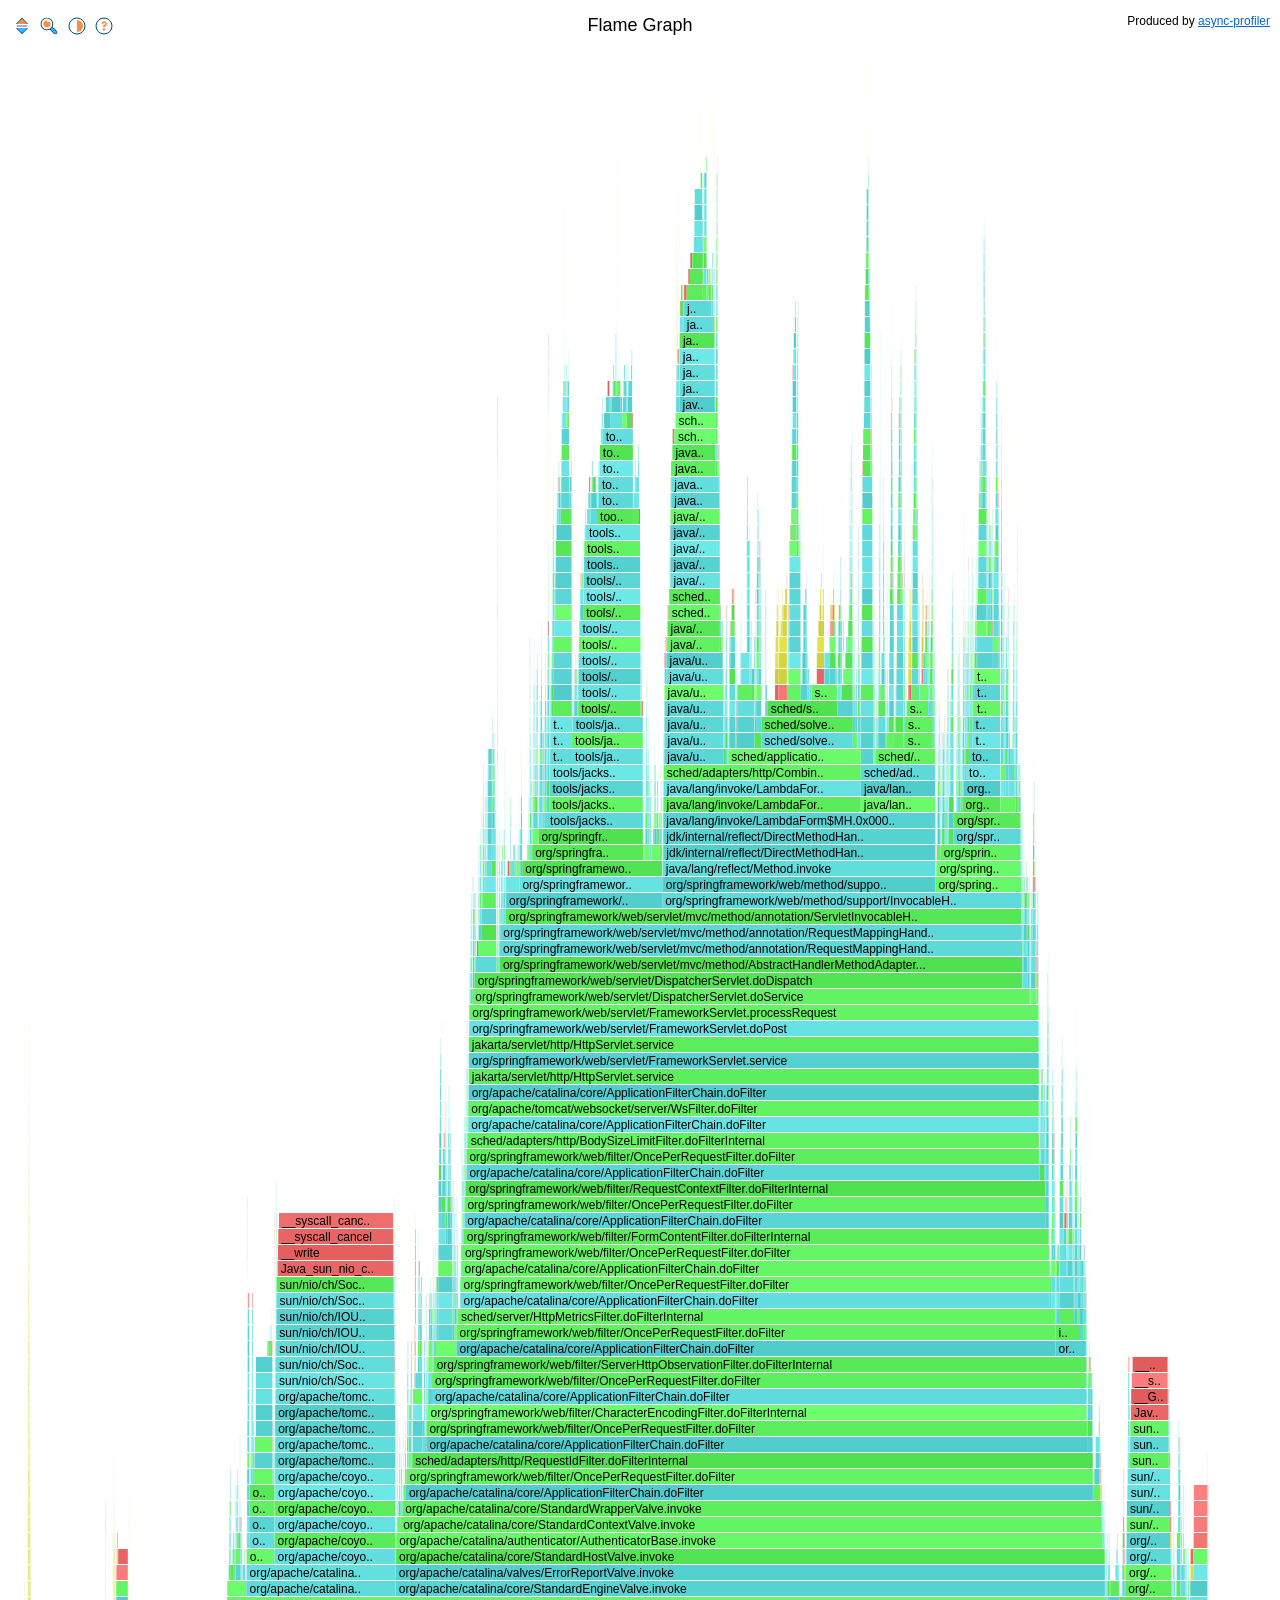
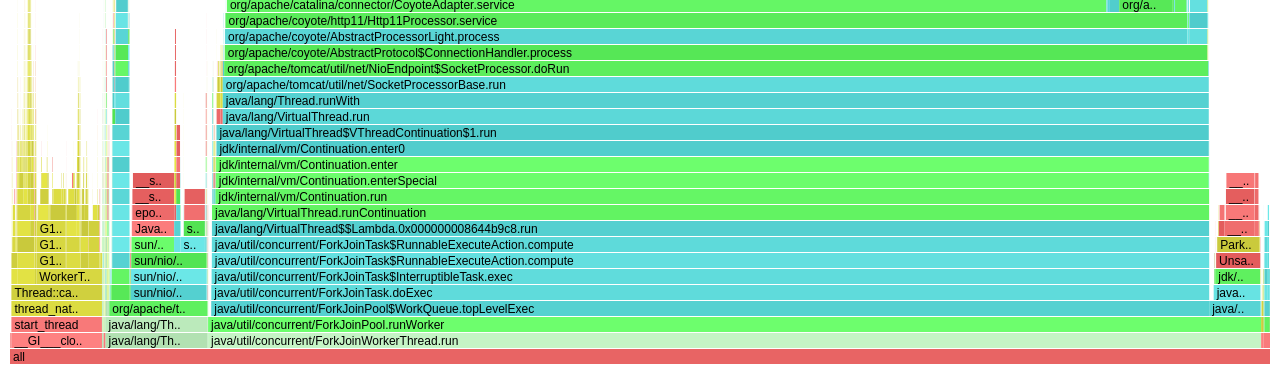
<file: bench/results/profile/sinjwt-1200_cpu.html>
<!DOCTYPE html>
<html lang='en'>
<head>
<meta charset='utf-8'>
<style>
	:root      {--bg: #ffffff; --fg: #000000; --hl-bg: #ffffe0; --hl-border: #ffc000; --link: #0366d6; --legend-bg: #ffffe0; --legend-border: #666666}
	:root.dark {--bg: #1e1e1e; --fg: #cccccc; --hl-bg: #3a3a00; --hl-border: #8a7000; --link: #58a6ff; --legend-bg: #333333; --legend-border: #888888}
	body {margin: 0; padding: 10px 10px 22px 10px; background-color: var(--bg); color: var(--fg)}
	h1 {margin: 5px 0 0 0; font-size: 18px; font-weight: normal; text-align: center}
	header {margin: -22px 0 6px 0}
	button {border: none; background: none; width: 24px; height: 24px; cursor: pointer; margin: 0; padding: 2px 0 0 0; text-align: center}
	button:hover {background-color: var(--hl-bg); outline: 1px solid var(--hl-border); border-radius: 4px}
	dl {margin: 0 4px 8px 4px}
	dt {margin: 1px; padding: 2px 0; font-weight: bold}
	dd {margin: 1px; padding: 2px 4px}
	dl.frames {float: left; width: 160px}
	dl.frames > dd {color: #000000}
	dl.hotkeys {clear: left; border-top: 1px solid var(--legend-border)}
	dl.hotkeys > dt {float: left; clear: left; width: 158px; margin-right: 4px; text-align: right}
	dl.hotkeys > dd {float: left}
	p {position: fixed; bottom: 0; margin: 0; padding: 2px 3px 2px 3px; outline: 1px solid var(--hl-border); display: none; overflow: hidden; white-space: nowrap; background-color: var(--hl-bg); color: var(--fg)}
	a {color: var(--link)}
	#legend {padding: 4px; border-radius: 4px; background: var(--legend-bg); border: 1px solid var(--legend-border); display: none}
	#hl {position: absolute; display: none; overflow: hidden; white-space: nowrap; pointer-events: none; background-color: var(--hl-bg); outline: 1px solid var(--hl-border); height: 15px}
	#hl span {padding: 0 3px 0 3px}
	#status {left: 0}
	#match {right: 0}
	#reset {cursor: pointer}
	#canvas {width: 100%; height: 1920px}
</style>
<script>
{
	let theme;
	try { theme = localStorage.getItem('flame-theme'); } catch (ignored) {}
	if (theme ? theme === 'dark' : matchMedia('(prefers-color-scheme: dark)').matches) {
		document.documentElement.classList.add('dark');
	}
}
</script>
</head>
<body style='font: 12px Verdana, sans-serif'>
<h1>Flame Graph</h1>
<header style='float: left'>
<button id='inverted' title='Invert (I)'><svg xmlns='http://www.w3.org/2000/svg' width='20' height='20' viewBox='0 0 392 392'><path d='M196,36 L316,156 L76,156 Z' fill='#004d80'/><path d='M196,356 L76,236 L316,236 Z' fill='#004d80'/><path d='M196,54 L298,156 L94,156 Z' fill='#ff8d40'/><path d='M196,338 L94,236 L298,236 Z' fill='#40b2ff'/><rect x='94' y='188' width='204' height='16' fill='#004d80'/></svg></button>
<button id='search' title='Search (Ctrl+F)'><svg xmlns='http://www.w3.org/2000/svg' width='20' height='20' viewBox='-39.3 -39.3 471.1 471.1'><circle cx='147.7' cy='147.8' r='125.9' fill='#fff'/><path fill='#40b2ff' d='M370.7 348.7c0 1.4-1.6 6.3-7.2 12.3-6.2 6.7-12.5 9.8-14.7 9.8h-.1c-19.5-1.6-62-43.2-109.6-106.8 9.2-7.2 17.5-15.5 24.6-24.6 63.6 47.6 105.2 90.2 106.8 109.6z'/><path fill='#ff8d40' d='M208.7 86.9l-14.5 14.5c-17.1 17.1-46.5 5-46.5-19.3V61.6c-49 0-88.4 40.8-86.1 90.2 2 43.9 38.1 80 82 82 49.5 2.3 90.2-37.2 90.2-86.1 0-23.7-9.6-45.2-25.1-60.8z'/><path fill='#004d80' d='M276.1 221c12.3-21.5 19.5-46.5 19.5-73.2C295.6 66.3 229.2.1 147.7.1S0 66.3 0 147.9s66.3 147.7 147.7 147.7c26.6 0 51.5-7.1 73.2-19.5 39.8 53.3 91.9 113.5 126.1 116.4 12.3.5 22.9-6.7 32.8-16.7 5.2-5.6 13.8-16.9 12.8-28.8-2.9-34.1-63.1-86.2-116.4-126.1zM147.7 273.8c-69.5 0-125.9-56.5-125.9-125.9S78.3 21.9 147.7 21.9 273.6 78.4 273.6 147.8s-56.4 126-125.9 126zm215.9 87.2c-6.2 6.7-12.4 9.8-14.7 9.8h-.1c-19.5-1.6-62-43.2-109.6-106.8 9.2-7.2 17.5-15.5 24.6-24.6 63.6 47.6 105.2 90.2 106.8 109.6 0 1.4-1.6 6.3-7.2 12.4z'/></svg></button>
<button id='darkmode' title='Toggle dark mode (D)'><svg xmlns='http://www.w3.org/2000/svg' width='20' height='20' viewBox='0 0 20 20'><path d='M10 4a6 6 0 0 1 0 12z' fill='#ff8d40'/><path d='M10 4a6 6 0 0 0 0 12z' fill='#ffffff'/><circle cx='10' cy='10' r='8' fill='none' stroke='#004d80'/></svg></button>
<button id='info'><svg xmlns='http://www.w3.org/2000/svg' width='20' height='20' viewBox='0 0 20 20'><circle cx='10' cy='10' r='8' stroke='#004d80' fill='none'/><path d='M10 5.5c-1.25 0-2.25 1-2.25 2.25H9a1.25 1.25 0 0 1 2.5 0c0 .65-.55 1-1 1.2-.7.35-1.25.85-1.25 1.8V11h1.5v-.25c0-.37.29-.65.68-.83.73-.34 1.32-.87 1.32-2.17 0-1.25-1.5-2.25-2.75-2.25' fill='#ff8d40' stroke='#ff8d40' stroke-width='.6' stroke-linecap='round' stroke-linejoin='round'/><circle cx='10' cy='13.5' r='1.2' fill='#ff8d40'/></svg></button>
</header>
<header style='float: right'>Produced by <a href='https://github.com/async-profiler/async-profiler'>async-profiler</a></header>
<div id='legend' style='position: absolute'>
<dl class='frames'>
	<dt>Frame types</dt>
	<dd style='background-color: #e17d00'>Kernel</dd>
	<dd style='background-color: #e15a5a'>Native</dd>
	<dd style='background-color: #c8c83c'>C++ (VM)</dd>
	<dd style='background-color: #50e150'>Java compiled</dd>
	<dd style='background-color: #cce880'>Java compiled by C1</dd>
	<dd style='background-color: #50cccc'>Inlined</dd>
	<dd style='background-color: #b2e1b2'>Interpreted</dd>
</dl>
<dl class='frames'>
	<dt>Allocation profile</dt>
	<dd style='background-color: #50cccc'>Allocated class</dd>
	<dd style='background-color: #e17d00'>Allocation outside TLAB</dd>
	<dt>Lock profile</dt>
	<dd style='background-color: #50cccc'>Lock class</dd>
	<dt>&nbsp;</dt>
	<dt>Search</dt>
	<dd style='background-color: #ee00ee'>Matches regexp</dd>
</dl>
<dl class='hotkeys'>
	<dt>Click frame</dt><dd>Zoom into frame</dd>
	<dt>Ctrl/Alt+Click</dt><dd>Remove stack</dd>
	<dt>0</dt><dd>Reset zoom</dd>
	<dt>I</dt><dd>Invert graph</dd>
	<dt>Ctrl+F</dt><dd>Search</dd>
	<dt>N</dt><dd>Next match</dd>
	<dt>Shift+N</dt><dd>Previous match</dd>
	<dt>Esc</dt><dd>Cancel search</dd>
</dl>
</div>
<canvas id='canvas'></canvas>
<div id='hl'><span></span></div>
<p id='status'></p>
<p id='match'>Matched: <span id='matchval'></span> <span id='reset' title='Clear'>&#x274c;</span></p>
<script>
	// Copyright The async-profiler authors
	// SPDX-License-Identifier: Apache-2.0
	'use strict';
	let root, px, pattern;
	let level0 = 0, left0 = 0, width0 = 0, d = 0;
	let nav = [], navIndex, matchval;
	let inverted = false;
	const U = undefined;
	const maxdiff = -1;
	const levels = Array(120);
	for (let h = 0; h < levels.length; h++) {
		levels[h] = [];
	}

	const canvas = document.getElementById('canvas');
	const c = canvas.getContext('2d');
	const hl = document.getElementById('hl');
	const status = document.getElementById('status');

	const canvasWidth = canvas.offsetWidth;
	const canvasHeight = canvas.offsetHeight;
	canvas.style.width = canvasWidth + 'px';
	canvas.width = canvasWidth * (devicePixelRatio || 1);
	canvas.height = canvasHeight * (devicePixelRatio || 1);
	if (devicePixelRatio) c.scale(devicePixelRatio, devicePixelRatio);
	c.font = document.body.style.font;

	const palette = [
		[0xb2e1b2, 20, 20, 20],
		[0x50e150, 30, 30, 30],
		[0x50cccc, 30, 30, 30],
		[0xe15a5a, 30, 40, 40],
		[0xc8c83c, 30, 30, 10],
		[0xe17d00, 30, 30,  0],
		[0xcce880, 20, 20, 20],
	];

	function getColor(p) {
		const v = Math.random();
		return '#' + (p[0] + ((p[1] * v) << 16 | (p[2] * v) << 8 | (p[3] * v))).toString(16);
	}

	function getDiffColor(diff) {
		if (diff === U) return '#ffdd33';
		if (diff === 0) return '#e0e0e0';
		const v = Math.round(128 * (maxdiff - Math.abs(diff)) / maxdiff) + 96;
		return diff > 0 ? 'rgb(255,' + v + ',' + v + ')' : 'rgb(' + v + ',' + v + ',255)';
	}

	function f(key, level, left, width, inln, c1, int) {
		levels[level0 = level].push({level, left: left0 += left, width: width0 = width || width0,
			color: maxdiff >= 0 ? getDiffColor(d) : getColor(palette[key & 7]),
			title: cpool[key >>> 3],
			details: (d ? (d > 0 ? ', +' : ', ') + d : '') + (int ? ', int=' + int : '') + (c1 ? ', c1=' + c1 : '') + (inln ? ', inln=' + inln : '')
		});
	}

	function u(key, width, inln, c1, int) {
		f(key, level0 + 1, 0, width, inln, c1, int)
	}

	function n(key, width, inln, c1, int) {
		f(key, level0, width0, width, inln, c1, int)
	}

	function samples(n) {
		return n === 1 ? '1 sample' : n.toString().replace(/\B(?=(\d{3})+(?!\d))/g, ',') + ' samples';
	}

	function pct(a, b) {
		return a >= b ? '100' : (100 * a / b).toFixed(2);
	}

	function findFrame(frames, x) {
		let left = 0;
		let right = frames.length - 1;

		while (left <= right) {
			const mid = (left + right) >>> 1;
			const f = frames[mid];

			if (f.left > x) {
				right = mid - 1;
			} else if (f.left + f.width <= x) {
				left = mid + 1;
			} else {
				return f;
			}
		}

		if (frames[left] && (frames[left].left - x) * px < 0.5) return frames[left];
		if (frames[right] && (x - (frames[right].left + frames[right].width)) * px < 0.5) return frames[right];

		return null;
	}

	function removeStack(left, width) {
		for (let h = 0; h < levels.length; h++) {
			const frames = levels[h], newFrames = [];
			for (let i = 0; i < frames.length; i++) {
				const f = frames[i];
				if (f.left >= left + width) {
					f.left -= width;
				} else if (f.left + f.width > left) {
					if ((f.width -= width) <= 0 && h) continue;
				}
				newFrames.push(f);
			}
			levels[h] = newFrames;
		}
	}

	function search(r) {
		if (r === true && (r = prompt('Enter regexp to search:', '')) === null) {
			return;
		}

		pattern = r ? RegExp(r) : undefined;
		const matched = render(root, nav = []);
		navIndex = -1;
		document.getElementById('matchval').textContent = matchval = pct(matched, root.width) + '%';
		document.getElementById('match').style.display = r ? 'inline-block' : 'none';
	}

	function render(newRoot, nav) {
		const bg = getComputedStyle(document.documentElement).getPropertyValue('--bg');

		if (root) {
			c.fillStyle = bg;
			c.fillRect(0, 0, canvasWidth, canvasHeight);
		}

		root = newRoot || levels[0][0];
		px = canvasWidth / root.width;

		const x0 = root.left;
		const x1 = x0 + root.width;
		const marked = [];

		function mark(f) {
			return marked[f.left] || (marked[f.left] = f);
		}

		function totalMarked() {
			let total = 0;
			let left = 0;
			Object.keys(marked).sort(function(a, b) { return a - b; }).forEach(function(x) {
				if (+x >= left) {
					const m = marked[x];
					if (nav) nav.push(m);
					total += m.width;
					left = +x + m.width;
				}
			});
			return total;
		}

		function drawFrame(f, y) {
			if (f.left < x1 && f.left + f.width > x0) {
				c.fillStyle = pattern && f.title.match(pattern) && mark(f) ? '#ee00ee' : f.color;
				c.fillRect((f.left - x0) * px, y, f.width * px, 15);

				if (f.width * px >= 21) {
					const chars = Math.floor(f.width * px / 7);
					const title = f.title.length <= chars ? f.title : f.title.substring(0, chars - 2) + '..';
					c.fillStyle = '#000000';
					c.fillText(title, Math.max(f.left - x0, 0) * px + 3, y + 12, f.width * px - 6);
				}

				if (f.level < root.level) {
					c.fillStyle = bg + '80';
					c.fillRect((f.left - x0) * px, y, f.width * px, 15);
				}
			}
		}

		for (let h = 0; h < levels.length; h++) {
			const y = inverted ? h * 16 : canvasHeight - (h + 1) * 16;
			const frames = levels[h];
			for (let i = 0; i < frames.length; i++) {
				drawFrame(frames[i], y);
			}
		}

		return totalMarked();
	}

	function unpack(cpool) {
		for (let i = 1; i < cpool.length; i++) {
			cpool[i] = cpool[i - 1].substring(0, cpool[i].charCodeAt(0) - 32) + cpool[i].substring(1);
		}
	}

	canvas.onmousemove = function() {
		const h = Math.floor((inverted ? event.offsetY : (canvasHeight - event.offsetY)) / 16);
		if (h >= 0 && h < levels.length) {
			const f = findFrame(levels[h], event.offsetX / px + root.left);
			if (f) {
				if (f !== root) getSelection().removeAllRanges();
				hl.style.left = (Math.max(f.left - root.left, 0) * px + canvas.offsetLeft) + 'px';
				hl.style.width = (Math.min(f.width, root.width) * px) + 'px';
				hl.style.top = ((inverted ? h * 16 : canvasHeight - (h + 1) * 16) + canvas.offsetTop) + 'px';
				hl.firstChild.textContent = f.title;
				hl.style.display = 'block';
				canvas.title = f.title + '\n(' + samples(f.width) + f.details + ', ' + pct(f.width, levels[0][0].width) + '%)';
				canvas.style.cursor = 'pointer';
				canvas.onclick = function() {
					if ((event.altKey || event.ctrlKey) && h >= root.level && h > 0) {
						removeStack(f.left, f.width);
						root.width > f.width ? render(root) : render();
					} else if (f !== root) {
						render(f);
					}
					canvas.onmousemove();
				};
				status.textContent = 'Function: ' + canvas.title;
				status.style.display = 'inline-block';
				return;
			}
		}
		canvas.onmouseout();
	}

	canvas.onmouseout = function() {
		hl.style.display = 'none';
		status.style.display = 'none';
		canvas.title = '';
		canvas.style.cursor = '';
		canvas.onclick = null;
	}

	canvas.ondblclick = function() {
		getSelection().selectAllChildren(hl);
	}

	document.getElementById('inverted').onclick = function() {
		inverted = !inverted;
		render();
	}

	document.getElementById('search').onclick = function() {
		search(true);
	}

	document.getElementById('reset').onclick = function() {
		search(false);
	}

	document.getElementById('darkmode').onclick = function() {
		const theme = document.documentElement.classList.toggle('dark') ? 'dark' : 'light';
		try { localStorage.setItem('flame-theme', theme); } catch (ignored) {}
		render(root);
	}

	const btnInfo = document.getElementById('info');
	const legend = document.getElementById('legend');

	btnInfo.onmouseover = function() {
		legend.style.left = (btnInfo.offsetLeft + 24) + 'px';
		legend.style.top = (btnInfo.offsetTop + 24) + 'px';
		legend.style.display = 'block';
	}

	btnInfo.onmouseout = function() {
		legend.style.display = 'none';
	}

	window.onkeydown = function(event) {
		if ((event.ctrlKey || event.metaKey) && event.key === 'f') {
			event.preventDefault();
			search(true);
			return false;
		} else if (event.key === 'Escape') {
			search(false);
		} else if ((event.key === 'n' || event.key === 'N') && nav.length > 0) {
			navIndex = (navIndex + (event.shiftKey ? nav.length - 1 : 1)) % nav.length;
			render(nav[navIndex]);
			document.getElementById('matchval').textContent = matchval + ' (' + (navIndex + 1) + ' of ' + nav.length + ')';
			window.scroll(0, inverted ? root.level * 16 : canvasHeight - (root.level + 1) * 16);
			canvas.onmousemove();
			return false;
		} else if (event.key === 'i') {
			canvas.onmouseout();
			document.getElementById('inverted').onclick();
			return false;
		} else if (event.key === 'd') {
			document.getElementById('darkmode').onclick();
			return false;
		} else if (event.key === '0') {
			canvas.onmouseout();
			root = levels[0][0];
			search(false);
			return false;
		}
	}

const cpool = [
'all',
' /usr/lib/x86_64-linux-gnu/libm.so.6',
' AccessBarrierSupport::resolve_unknown_oop_ref_strength',
'&Internal::PostRuntimeDispatch<G1BarrierSet::AccessBarrier<1335398ul, G1BarrierSet>, (AccessInternal::BarrierType)1, 1335398ul>::oop_access_barrier',
'`286822ul, G1BarrierSet>, (AccessInternal::BarrierType)3, 286822ul>::oop_access_barrier',
'`397414ul, G1BarrierSet>, (AccessInternal::BarrierType)3, 397414ul>::oop_access_barrier',
'`401510ul, G1BarrierSet>, (AccessInternal::BarrierType)3, 401510ul>::oop_access_barrier',
'b2470ul, G1BarrierSet>, (AccessInternal::BarrierType)5, 402470ul>::oop_access_barrier',
'`544868ul, G1BarrierSet>, (AccessInternal::BarrierType)2, 544868ul>::oop_access_barrier',
'b8964ul, G1BarrierSet>, (AccessInternal::BarrierType)0, 548964ul>::oop_access_barrier',
'sInternal::BarrierType)2, 548964ul>::oop_access_barrier',
'a94020ul, G1BarrierSet>, (AccessInternal::BarrierType)2, 594020ul>::oop_access_barrier',
'!ddNode::Identity',
')Value',
')add_of_identity',
'#PNode::Identity',
'!geTable::print_age_table',
'!llocTracer::send_allocation_in_new_tlab',
'%ateHeap',
'!rena::Arealloc',
'*na',
'\'grow',
'!ssembler::addq',
'+call_literal',
'+emit_arith_operand',
'+locate_operand',
'+mov_literal64',
'.q',
'!ttachListenerThread::thread_entry',
' BCEscapeAnalyzer::BCEscapeAnalyzer',
'2compute_escape_info',
'2invoke',
'3terate_blocks',
':one_block',
'!arrierSetAssembler::refine_register',
'*C2::compute_liveness_at_stubs',
'.load_at',
'5_resolved',
'*NMethod::guard_value',
'3nmethod_entry_barrier(nmethod*)::OopKeepAliveClosure::do_oop',
';stub_entry_barrier',
'3set_guard_value',
'4upports_entry_barrier',
'!itMap::clear_range',
'(is_same',
'(set_from',
',union',
'!lock::code_alignment',
'\'is_Empty',
'\'num_fall_throughs',
'%Begin::iterate_preorder',
'%List::iterate_backward',
'3forward',
')Builder::BlockListBuilder',
'2set_leaders',
'!ytecode_member_ref::signature',
' C1 Runtime counter_overflow_blob',
'+fast_new_instance_blob',
'+monitorenter_nofpu_blob',
'+slow_subtype_check_blob',
'!2 Runtime complete_monitor_locking',
'+multianewarray2',
'93',
'+new_array',
'4_nozero',
'/instance',
',otify_jvmti_vthread_end',
'@mount',
'@start',
'@unmount',
'"Compiler::compile_method',
'!DSConfig::is_dumping_heap',
'!allGenerator::for_inline',
'3method_handle_call',
'Ainline',
'$StaticJavaNode::Ideal',
'4Opcode',
'4uncommon_trap_request',
'"nonicalizer::do_CheckCast',
'"rdTableBarrierSet::on_slowpath_allocation_exit',
'"stIINode::Value',
'"tchProjNode::Opcode',
'!hunkPool::allocate_chunk',
'!lassLoaderData::holder',
'1oops_do',
'/Graph::clear_claimed_marks',
'6roots_cld_do',
'!odeBlob::CodeBlob',
'%uffer::copy_code_to',
',relocate_code_to',
',total_offset_of',
',~CodeBuffer',
'$Cache::allocate',
'+next_blob',
')UnloadingTask::claim_nmethods',
'8work',
'$EmitInfo::interpreter_frame_size',
'.record_debug_info',
'$Heap::allocate',
'*block_start',
'*find_blob',
'*next_used',
'*search_freelist',
'(Pool::get_memory_usage',
'"llectedHeap::fill_with_object',
'?s',
'/print_relative_to_gc',
'"mpLevel CompilationPolicy::standard_transition<CallPredicate>',
'$ilation::Compilation',
'-build_hir',
'-compile_java_method',
'5method',
'-emit_code_body',
'2lir',
'-install_code',
'+Log::log_nmethod',
'+Policy::call_event',
'4ompile_if_required',
'4reate_mdo',
'3event',
'3must_be_compiled',
'&e::Code_Gen',
'+mpile',
')Optimize',
')alias_type',
')call_generator',
'*opy_node_notes_to',
')disconnect_useless_nodes',
')final_graph_reshaping',
'>_walk',
',d_alias_type',
'*latten_alias_type',
')identify_useful_nodes',
')optimize_inlining',
'2loops',
')process_for_post_loop_opts_igvn',
')remove_speculative_types',
'\'Broker::collect_statistics',
'1mpile_method',
'=_base',
'6r_thread_loop',
'/invoke_compiler_on_method',
'\'Queue::get',
'\'Task::free',
'\'dIC_at',
'\'r::compile_method',
'$ositeElapsedCounterSource::now',
'"nNode::Ideal',
')make',
'#PNode::Opcode',
'#currentGCThread::run',
'4should_terminate',
'#fig<(oop_kind)0, G1BarrierSet>::freeze_preempt',
'#nectionGraph::add_call_node',
'5field_uses_to_worklist',
'1complete_connection_graph',
'5ute_escape',
'1do_analysis',
'1find_non_escaped_objects',
'1process_call_arguments',
'#stantOopWriteValue::write_on',
'(Pool::klass_at_if_loaded',
'.name_and_type_ref_index_at',
'.string_at_impl',
'%raintCastNode::Value',
'4dominating_cast',
'4higher_equal_types',
'#tinuation::is_return_barrier_entry',
'.set_cont_fastpath_thread_state',
'.try_preempt',
'#vI2LNode::Ideal',
'-Value',
'"unterOverflowStub::emit_code',
'!reateExceptionNode::oper_input_base',
' DebugInformationRecorder::describe_scope',
';ump_object_pool',
':end_scopes',
':find_sharable_decode_offset',
':serialize_scope_values',
'"optimization::fetch_unroll_info',
'A_helper',
'.Blob',
'"pendencies::assert_evol_method',
'.encode_content_bytes',
'!ict::Insert',
'&doubhash',
'$ionary::find_class',
'"rectCallGenerator::generate',
' ExceptionBlob',
' FastThreadsListHandle::FastThreadsListHandle',
'!ieldInfoReader::search_table_lookup',
'!ormatStringEventLog<256ul>::log',
'!reeCSetClosure::do_heap_region',
'$ListAllocator::allocate',
'$zeBase::FreezeBase',
',freeze_slow',
',recurse_freeze',
':_compiled_frame',
' G1AllocRegion::new_alloc_region_and_allocate',
'\'ator::survivor_attempt_allocation',
'-unsafe_max_tlab_alloc',
'#nalytics::predict_code_root_scan_time_ms',
'5dirtied_cards_in_thread_buffers',
'"BarrierSet::write_region',
',C2::expand_barriers',
'0late_barrier_analysis',
',Runtime::write_ref_array_post_entry',
'$tchedTask::work',
'#lockOffsetTable::update_for_block_work',
'#ulkUnregisterNMethodTask::UnregisterNMethodsHeapRegionClosure::do_heap_region',
'"CLDScanClosure::do_cld',
'#MConcurrentMarkingTask::work',
'$IsAliveClosure::do_object_b',
'$ObjArrayProcessor::process_obj',
'?slice',
'$RootRegionScanTask::work',
'$SATBBufferClosure::do_buffer',
'$Task::do_marking_step',
'+rain_global_stack',
'0local_queue',
'0satb_buffers',
'*process_current_region',
'*regular_clock_call',
'#SetCandidateGroup::add',
'#ardSet::add_card',
'/to_container',
'2howl',
'+coarsen_container',
',reate_coarsened_array_of_cards',
'&Table::g1_mark_as_young',
'-is_in_young',
'#learBitMapTask::G1ClearBitmapHRClosure::do_heap_region',
'3work',
'#odeRootSet::add',
'/bulk_remove',
'/length',
'/nmethods_do',
'$llectedHeap::allocate_new_tlab',
'2ttempt_allocation_slow',
'1do_collection_pause_at_safepoint_helper',
'1fill_with_dummy_object',
'2ree_region',
'1keep_alive',
'1max_tlab_size',
'2em_allocate',
'1new_mutator_alloc_region',
'5region',
'1par_iterate_regions_array',
'2repare_for_mutator_after_young_collection',
'3int_heap_on',
'1rebuild_free_region_list',
'3gister_nmethod',
'3tire_mutator_alloc_region',
'1unsafe_max_tlab_alloc',
')ionSet::add_eden_region',
'1iterate',
'$ncurrentMark::mark_in_bitmap',
'2preclean',
'0Thread::concurrent_mark_cycle_do',
'8phase_clear_cld_claimed_marks',
'>mark_loop',
'8run_service',
',Refine::RemSetSamplingClosure::do_heap_region',
'4adjust_threads_periodically',
'4get_and_reset_refinement_stats',
'4is_thread_adjustment_needed',
'4reduce_threads_wanted',
'4threads_do',
'5ry_refinement_step',
'2Thread::run_service',
'"DirtyCardQueueSet::concatenate_log_and_stats',
'5enqueue',
'5refine_completed_buffer_concurrently',
'"EvacPhaseWithTrimTimeTracker::G1EvacPhaseWithTrimTimeTracker',
'&uateRegionsBaseTask::work',
'1Task::evacuate_live_objects',
'7scan_roots',
'8tart_work',
'"FromCardCache::clear',
'"GCAllocRegion::retire',
'$ParPhaseTimesTracker::~G1GCParPhaseTimesTracker',
'%haseTimes::print',
'5_post_evacuate_collection_set',
'0reset',
'"HeapPrinterMark::G1HeapPrinterMark',
'3~G1HeapPrinterMark',
'&Region::fill_range_with_dead_objects',
'3with_dummy_object',
'.hr_clear',
'.set_eden',
',Manager::allocate_free_region',
'5par_iterate',
'5rebuild_free_list',
',RemSet::clear',
',Tracer::send_region_type_change',
'"JFRTracerMark::~G1JFRTracerMark',
'"MergeHeapRootsTask::work',
'#onitoringSupport::update_eden_size',
'%otonicArena::allocate',
'0FreeMemoryTask::execute',
'"NMethodClosure::HeapRegionGatheringOopClosure::do_oop',
'2do_nmethod',
'#UMA::index_of_current_thread',
'#ewTracer::report_gc_end_impl',
'#methodProcessor::do_regular_processing',
'"PLABAllocator::G1PLABAllocator',
'1allocate_direct_or_new_plab',
'#arCopyClosure<(G1Barrier)0, false>::do_oop',
'?true>::do_oop',
'<1, false>::do_oop',
'?true>::do_oop',
'<2, false>::do_oop',
'%EvacuateFollowersClosure::do_void',
'%ScanThreadState::G1ParScanThreadState',
'6allocate_copy_slow',
'6copy_to_survivor_space',
'6steal_and_trim_queue',
'6trim_queue_to_threshold',
'4Set::state_for_worker',
'%allelCleaningTask::work',
'#olicy::calculate_desired_eden_length_before_young_only',
'4young_desired_length',
'*predict_base_time_ms',
'3ytes_to_copy',
'2survivor_regions_evac_time',
'*record_concurrent_refinement_stats',
'1young_collection_start',
',vise_young_list_target_length',
'*update_survivors_policy',
'$stEvacuateCollectionSetCleanupTask2::FreeCollectionSetTask::do_work',
'#reEvacuateCollectionSetBatchTask::JavaThreadRetireTLABAndFlushLogs::do_work',
'E~G1PreEvacuateCollectionSetBatchTask',
'$imaryConcurrentRefineThread::do_refinement_step',
'Amaybe_deactivate',
'Atrack_usage',
'Await_for_completed_buffers',
'"RebuildRSAndScrubTask::G1RebuildRSAndScrubRegionClosure::do_heap_region',
'9work',
'$gionsOnNodes::add',
'$mSet::merge_heap_roots',
'*scan_collection_set_code_roots',
'/heap_roots',
'(ScanState::G1ClearCardTableTask::do_work',
'(TrackingPolicy::update_at_allocate',
'#ootProcessor::evacuate_roots',
'1process_java_roots',
'9vm_roots',
'&RegionScanClosure::do_oop',
'"SATBMarkQueueSet::filter',
'#canAndCountNMethodClosure::do_nmethod',
'&CodeRootsClosure::do_heap_region',
'&HRForRegionClosure::scan_heap_roots',
'#erviceThread::run_service',
'5task',
'#urvRateGroup::accum_surv_rate_pred',
'&ivorRegions::length',
'"YoungCollector::collect',
'2evacuate_initial_collection_set',
'2post_evacuate_collection_set',
'3re_evacuate_collection_set',
'\'GCMonitoringScope::G1YoungGCMonitoringScope',
'!CId::current_or_undefined',
'"Log::log_gc',
'"MemoryManager::gc_begin',
'"Notifier::sendNotification',
'<Internal',
'"TraceCPUTime::GCTraceCPUTime',
'\'r::send_garbage_collection_event',
'+hould_send_cpu_time_event',
'!enericTaskQueue<G1TaskQueueEntry, (MemTag)5, 131072u>::pop_local',
'!lobalValueNumbering::GlobalValueNumbering',
'!raphBuilder::GraphBuilder',
'.access_field',
'/ppend_with_bci',
'.check_cast',
'/onnect_to_end',
'0py_state_for_exception_with_bci',
'.invoke',
'/terate_all_blocks',
'6bytecodes_for_block',
'.load_constant',
'3indexed',
'.push_scope',
'.try_inline',
'8_full',
'2method_handle_inline',
'%Kit::access_load_at',
'+dd_safepoint_edges',
'*clone_map',
'*gen_instanceof',
'.subtype_check',
'*kill_dead_locals',
'*load_object_klass',
'*make_constant_from_field',
'/load',
'/runtime_call',
'*null_check_common',
'5oop',
'*record_profiled_arguments_for_speculation',
'*subtype_check_receiver',
'*type_check_receiver',
'*uncommon_trap',
'"owableArrayArenaAllocator::allocate',
'-WithAllocator<int, GrowableArray<int> >::expand_to',
' HSpaceCounters::update_used',
'!andleArea::oops_do',
'&Mark::~HandleMark',
'$shakeState::has_operation',
' I2C/C2I adapters',
'!R::IR',
'$compute_use_counts',
'$eliminate_null_checks',
'"Scope::IRScope',
'!dealLoopTree::counted_loop',
'/loop_predication',
'!fNode::Ideal',
'-_common',
'(Opcode',
'(fold_compares',
'(is_zero_trip_guard',
'!mmutableOopMap::oops_do',
'/Builder::fill',
'/Set::build_from',
'"plicitNullCheckStub::emit_code',
'!ndexSet::free_block',
'*lrg_union',
'(Iterator::advance_and_next',
'"lineTree::check_can_parse',
',ok_to_inline',
',try_to_inline',
'"stanceKlass::allocate_instance',
'8objArray',
'/find_field',
'4local_field',
'/is_record',
'/module',
'$ruction::exact_type',
'"terpreterOopMap::iterate_oop',
'+Runtime::frequency_counter_overflow',
'N_inner',
'"vocationCounter::set_carry_on_overflow',
'$ke::declared_type',
'!sCompiledMethodUnloadingOopClosure::do_oop',
'"UnloadingBehaviour::is_unloading',
' JNIHandleBlock::allocate_handle',
'0oops_do',
')s::make_local',
',resolve_external_guard',
'#_ArgumentPusher::JNI_ArgumentPusher',
'!VM_Clone',
'$FillInStackTrace',
'%reeMemory',
'$GetCallerClass',
'\'NanoTimeAdjustment',
'$IsRecord',
'!avaCalls::call_helper',
'0virtual',
'$FrameAnchor::make_walkable',
'$Thread::is_interrupted',
',oops_do_frames',
'4no_frames',
',pd_last_frame',
',rebind_to_jvmti_thread_state_of',
',set_is_in_VTMS_transition',
',threadObj',
'2_main_inner',
'$_java_lang_Throwable_fillInStackTrace',
'%sun_nio_ch_EPoll_ctl',
'6wait',
'1ventFD_set0',
'0IOUtil_configureBlocking',
'7drain',
'0Net_accept',
'4getIntOption0',
'4localInetAddress',
'4poll',
'4setIntOption0',
'5hutdown',
'0SocketDispatcher_read0',
'Awrite0',
'0UnixDispatcher_close0',
'!frAllocationTracer::JfrAllocationTracer',
'#ObjectAllocationSample::send_event',
'#ThreadLocal::has_cpu_time_jfr_requests',
'!vmtiAgent::load',
'*List::load_agent',
'*Thread::start_function_wrapper',
'%ThreadState::set_thread',
'%VTMSTransitionDisabler::VTMS_vthread_end',
'Jmount',
'Jstart',
'Junmount',
'=finish_VTMS_transition',
'=start_VTMS_transition',
' Klass::check_array_allocation_length',
' LIRGenerator::do_LoadField',
'1ProfileInvoke',
'1Return',
'.state_for',
'#_Assembler::add_call_info',
'/call',
'/emit_call',
'5ode',
'4lir_list',
'4op0',
'61',
'62',
'6Branch',
'4profile_call',
'4slow_case_stubs',
'/mem2reg',
'/process_debug_info',
'/record_non_safepoint_debug_info',
'/type_profile_helper',
'$OpBranch::emit_code',
'&VisitState::append',
'2visit',
'!abel::patch_instructions',
'!ibraryCallKit::inline_arraycopy',
'7unsafe_access',
'0make_unsafe_address',
'\'Intrinsic::generate',
'"ghtweightSynchronizer::enter',
'9inflate_and_enter',
'Ainto_object_header',
'"nearScan::add_def',
'0use',
'-llocate_registers',
'-ppend_scope_value',
'-ssign_reg_num',
',build_intervals',
',compute_debug_info_for_scope',
'4global_live_sets',
'4local_live_sets',
'4oop_map',
',do_linear_scan',
',eliminate_spill_moves',
',interval_cmp',
',resolve_collect_mappings',
'4data_flow',
',sort_intervals_after_allocation',
',use_kind_of_input_operand',
'*Walker::activate_current',
'3lloc_free_reg',
'2free_collect_inactive_fixed',
'#kResolver::check_klass_accessibility',
'4method_loader_constraints',
'.linktime_resolve_interface_method_or_null',
'?virtual_method',
'M_or_null',
'/ookup_polymorphic_method',
'.resolve_field',
'6interface_method',
'8voke',
'6method',
'6static_call',
'6virtual_call',
'/untime_resolve_virtual_method',
'#uxWaitBarrier::disarm',
'!oadBNode::Opcode',
'$KlassNode::make',
'$Node::Ideal',
'-ntity',
'*is_instance_field_load_with_local_phi',
'*make',
' MachCallJavaNode::in_RegMask',
'$IdealNode::rule',
'$Node::alignment_required',
'*ideal_reg',
'*rematerialize',
'$SpillCopyNode::bottom_type',
'#roAssembler::call',
'0mov_metadata',
'3ptr',
'0needs_explicit_null_check',
'"rkBitMap::do_clear',
'"tcher::Label_Root',
')ReduceInst',
'3_Interior',
')find_shared',
'4_visit',
')is_vshift_con_pattern',
')match',
'._sfpt',
'/tree',
')pd_clone_node',
')specialize_generic_vector_operands',
')xform',
'!emAllocator::Allocation::notify_allocation_jfr_sampler',
'Mvmti_sampler',
'.allocate',
'.mem_allocate',
':_inside_tlab_slow',
'#BarAcquireNode::Opcode',
'#Node::Ideal_common',
')find_previous_store',
')maybe_all_controls_dominate',
'"rgeMemNode::Ideal',
'"taspace::allocate',
'#hod::build_profiling_method_data',
'(is_method_handle_intrinsic',
'+not_compilable',
'&Data::allocate',
',compute_allocation_size_in_bytes',
',next_data',
'&Liveness::BasicBlock::BasicBlock',
'<compute_gen_kill_range',
'Msingle',
'<get_liveness_at',
'0compute_liveness',
'0get_liveness_at',
'0init_basic_blocks',
'5gen_kill',
'!onitor::wait',
'-_without_safepoint_check',
'\'DeflationThread::monitor_deflation_thread_entry',
'"veResolver::add_mapping',
'.resolve_mappings',
'!ulNode::Value',
'#tiNode::is_CFG',
'+match',
'"tatorAllocRegion::retire',
'#ex::lock',
'+_without_safepoint_check',
'\'try_lock',
' NET_GetSockOpt',
'$SockaddrToInetAddress',
'!amedThread::is_Named_thread',
'"tiveCall::destination',
'!ode::Node',
'&add_req',
'&clone',
'&dominates',
'&hash',
'&is_CFG',
'&out_grow',
'&remove_dead_region',
'(place_edge',
'(size_array',
'&set_req_X',
'\'ize',
'$Hash::grow',
'*hash_find',
'3_insert',
'$_Backward_Iterator::next',
'"nSafepointEmitter::emit_non_safepoint',
'"tificationThread::notification_thread_entry',
'!ullCheckEliminator::iterate_one',
' ObjAllocator::initialize',
'$rrayAllocator::initialize',
'(Klass::allocate',
'/multi_allocate',
'#ectMonitor::enter',
'4_internal',
'5with_contention_mark',
'0xit_epilog',
'/spin_enter',
'/try_enter',
'3lock',
'3spin',
'&Sampler::is_created',
'&Value::write_on',
'!opMap::copy_and_sort_data_to',
'&Sort::sort',
'\'tream::find_next',
'#Recorder::OopRecorder',
'#Storage::BasicParState::claim_next_segment',
'!ptimizer::eliminate_null_checks',
'#oRuntime::handle_exception_C',
'?_helper',
'-is_deoptimized_caller_frame',
'-multianewarray2_C',
';3_C',
'-new_array_C',
'7nozero_C',
'1instance_C',
' PackedTableLookup::search',
'"rker::park',
'(unpark',
'#se::Block::local_type_at',
'\'Parse',
'\'adjust_map_after_if',
'(rray_addressing',
'-load',
'\'call_register_finalizer',
'(reate_entry_map',
'\'do_all_blocks',
'*call',
'*exits',
'*field_access',
'*get_xxx',
'*if',
'+nstanceof',
'*one_block',
'/ytecode',
'*put_xxx',
'\'ensure_phi',
'1s_everywhere',
'\'merge_common',
'\'return_current',
'%Generator::generate',
'#tialArraySplitter::PartialArraySplitter',
'-tateAllocator::PartialArrayStateAllocator',
'"thFrequency::to',
'!hase::gen_subtype_check',
'%AggressiveCoalesce::coalesce',
'9insert_copies',
'%BlockLayout::PhaseBlockLayout',
'2find_edges',
'%CCP::analyze',
'*do_transform',
'*push_loadp',
'/more_uses',
'*transform',
'&FG::PhaseCFG',
'*build_cfg',
'0dominator_tree',
'*do_global_code_motion',
'*fixup_flow',
'*global_code_motion',
'*hoist_to_cheaper_block',
'*insert_goto_at',
'*remove_empty_blocks',
'*sched_call',
'/ule_early',
'3late',
'4ocal',
'3node_into_block',
'3pinned_nodes',
'+elect',
'&haitin::Register_Allocate',
'.Select',
'/implify',
'/plit',
'.Union',
'.add_input_to_liveout',
'.bias_color',
'/uild_ifg_physical',
'.elide_copy',
'.gather_lrg_masks',
'/et_spillcopy_wide',
'.insert_proj',
'0terfere_with_live',
'.post_allocate_copy_removal',
'.remove_bound_register_from_interfering_live_ranges',
'.skip_copies',
'/plit_DEF',
'4USE',
'.yank',
'2_if_dead_recurse',
'&oalesce::coalesce_driver',
'1mbine_these_two',
'\'nservativeCoalesce::coalesce',
'=py_copy',
';update_ifg',
'%GVN::transform',
'%IFG::Compute_Effective_Degree',
'*effective_degree',
'*init',
'*re_insert',
',move_node',
'&dealLoop::Dominators',
'0build_and_optimize',
'6loop_early',
';late',
'?_post_work',
';tree',
'?_impl',
'0is_counted_loop',
'0lazy_replace',
'1oop_predication_impl',
'E_helper',
'0optimize',
'0rc_predicate',
'0split_if_with_blocks',
'D_post',
'Fre',
'6thru_phi',
'&terGVN::PhaseIterGVN',
'.add_users_of_use_to_worklist',
'8to_worklist',
'.optimize',
'.remove_globally_dead_node',
'.subsume_node',
'.transform_old',
'%Live::add_liveout',
'+compute',
'%MacroExpand::expand_macro_nodes',
'9subtypecheck_node',
'%Output::Output',
'-Process_OopMap_Node',
'-fill_buffer',
'-install_code',
'-scratch_emit_size',
'.horten_branches',
'%RemoveUseless::PhaseRemoveUseless',
'%Values::longcon',
'"iNode::Identity',
')Opcode',
')Value',
')is_unsafe_data_reference',
')out_RegMask',
')unique_input',
'!latformEvent::park',
'(Monitor::wait',
'!osixSemaphore::signal',
'0wait',
'!redicateBlockIterator::for_each',
'&tedCallGenerator::generate',
'#serveJVMState::PreserveJVMState',
'"ofileCall::visit',
'\'r::dlopen_hook',
'*timerLoop',
'#jNode::Value',
'*is_uncommon_trap_proj',
'!trQueueSet::try_enqueue',
' RangeCheckElimination::eliminate',
'2or::RangeCheckEliminator',
'6calc_bounds',
'6set_process_block_flags',
'!eferenceProcessor::discover_reference',
'4preclean_discovered_references',
'Klist',
'2PhaseTimes::print_all_references',
'Dphase',
'>reset',
'#lection::verify_class_access',
'"gMask::Size',
')is_misaligned_pair',
'#ionNode::Ideal',
'"locIterator::advance_over_prefix',
'/initialize',
'/reloc',
'%ation::pd_address_in_code',
'"sourceArea::rollback_to',
'!untime1::counter_overflow',
'*monitorenter',
'*new_instance',
'\'Predicate::is_predicate',
' SATBMarkQueueSet::apply_closure_to_completed_buffer',
'2enqueue_known_active',
'2handle_zero_index',
'!afePointNode::disconnect_from_root',
'$ThreadsListPtr::release_stable_list',
'$pointMechanism::update_poll_values',
')Synchronize::end',
'!hared Runtime resolve_static_call_blob',
'7virtual_call_blob',
'&Runtime::complete_monitor_locking_C',
'@unlocking_C',
'/find_callee_info',
'?_helper',
'/notify_jvmti_vthread_end',
'Dmount',
'Dstart',
'Dunmount',
'/on_slowpath_allocation_exit',
'/resolve_helper',
'7static_call_C',
'7virtual_call_C',
'"ouldNotReachHereNode::ideal_Opcode',
'!ignatureStream::SignatureStream',
'1find_symbol',
'1next',
'!pinYield::SpinYield',
'!tackChunkFrameStream<(ChunkFrames)1>::handle_deopted',
'%WatermarkSet::after_unwind',
'#te::DFA',
'\'MachOperGenerator',
'\'_sub_Op_AddP',
'%Split::state_values_do',
'"ringTable::do_intern',
'-intern',
'!ubTypeCheckNode::Ideal',
'#stitutionResolver::block_do',
'"spendibleThreadSet::desynchronize',
'!ymbol::decrement_refcount',
'(increment_refcount',
'&Table::lookup_shared',
'-new_symbol',
'&s::parseLibraries',
'"stemDictionary::add_loader_constraint',
'2check_signature_loaders',
'2find_constrained_instance_or_array_klass',
' Thaw<Config<(oop_kind)0, G1BarrierSet> >::thaw_slow',
'$Base::recurse_thaw_compiled_frame',
'"read::call_run',
'(oops_do',
'(retire_tlab',
'&InVMfromNative::ThreadInVMfromNative',
'&LocalAllocBuffer::record_refill_waste',
':tire',
'&TotalCPUTimeClosure::do_thread',
';~ThreadTotalCPUTimeClosure',
'&s::possibly_parallel_oops_do',
'\'ListHandle::~ThreadsListHandle',
'!raceMemoryManagerStats::TraceMemoryManagerStats',
'!ype::Initialize_shared(Compile*)::{lambda(void const*, void const*)#1}::_FUN',
'&empty',
'&filter_helper',
'&hashcons',
'&make_constant_from_field',
'+from_constant',
'&uhash',
'&xmeet',
'$ArrayKlass::allocate_common',
'0multi_allocate',
'&yPtr::eq',
',xmeet_helper',
'$Func::hash',
'*make',
'$InstKlassPtr::eq',
'(Ptr::add_offset',
'-cast_to_ptr_type',
'-hash',
'-make',
'-xmeet_helper',
'&t::filter_helper',
')xmeet',
'\'erfaces::TypeInterfaces',
'0eq',
'0intersection_with',
'0make',
'$KlassPtr::klass',
'.make',
'$Long::hash',
'*xdual',
'+meet',
'$Node::Ideal',
'*bottom_type',
'$OopPtr::TypeOopPtr',
',eq',
',filter_helper',
',make_from_constant',
'$Ptr::eq_speculative',
')interfaces',
')xmeet',
'$RawPtr::add_offset',
' Unique_Node_List::remove',
'#verse::contains_non_oop_word',
'*non_oop_word',
'"safe_CompareAndExchangeReference',
'1SetInt',
'\'Park',
'\'Unpark',
' VMThread::evaluate_operation',
'+xecute',
'*inner_execute',
'*run',
'*wait_for_operation',
'/until_executed',
'"_G1CollectForAllocation::doit',
'%PauseConcurrent::doit',
'#Operation::evaluate',
'#Version::L1_line_size',
'!alueMap::find_insert',
'%NumberingVisitor::do_StoreField',
'%Recorder<Metadata*>::copy_values_to',
':maybe_initialize',
':size',
'._jobject*>::maybe_find_index',
'%Stack::ValueStack',
',push',
',values_do',
'!ectorSet::grow',
' WeakProcessorTimes::record_worker_items',
'!orkerThread::run',
',s::run_task',
' YoungGCTracer::report_gc_end_impl',
' [vdso]',
' _IO_new_file_underflow',
'$sscanf',
'!SafeFetchN_fault',
'!_GI___clone3',
'*se',
'\'fcntl64',
'(utex_abstimed_wait_cancelable64',
'\'pthread_cond_broadcast',
'/mutex_unlock',
'\'qsort_r',
'\'setsockopt',
'%accept',
'%read',
'%shutdown',
'"_pthread_cond_timedwait64',
'0wait',
'+mutex_trylock',
'"errno_location',
'"fcntl64_nocancel_adjusted',
'"getdelim',
'%rusage',
'%sockname',
')opt',
'"internal_syscall_cancel',
'"libc_malloc2',
'#ll_lock_wake',
'#og2_compat',
'\'fma',
'"memcpy_avx_unaligned',
'6_erms',
'%set_avx2_unaligned_erms',
'"new_sem_post',
'*wait_slow64.constprop.0',
'"poll',
'#rintf_buffer',
'/_write',
')fp_buffer_1.isra.0',
',l_buffer',
'#thread_mutex_cond_lock',
'0unlock_usercnt',
'*self',
'"syscall_cancel',
'0_arch_end',
'6start',
'"tls_get_addr',
'.@plt',
'"vfscanf_internal',
'#snprintf',
'"write',
'!int_malloc',
'!pthread_cleanup_push@@GLIBC_2.34',
' avx2_partition',
'%sort',
' bool G1CMTask::deal_with_reference<narrowOop>',
'CoopDesc*>',
'%InstanceRefKlass::try_discover<narrowOop, G1CMOopClosure>',
'%comparison_func_gt<avx2_vector<int>, int>',
'!reak_stack_range',
' ch/qos/logback/classic/Logger.callTurboFilters',
'>isDebugEnabled',
'@TraceEnabled',
'=Context.getTurboFilterChainDecision_0_3OrMore',
'7spi/TurboFilterList.getTurboFilterChainDecision',
'7util/LogbackMDCAdapter.nullifyReadOnlyThreadLocalMap',
'Nput',
'Nremove',
'"eckcast_arraycopy_uninit',
'!iBytecodeStream::get_constant',
'6field',
'6klass',
'6method',
'"Env::get_constant_by_index_impl',
'+field_by_index',
'9_impl',
'+klass_by_index_impl',
'4name_impl',
'+method_by_index_impl',
'2from_handle',
'\'lookup_method',
'\'register_method',
'\'~ciEnv',
'"Field::ciField',
')will_link',
'"InstanceKlass::compute_nonstatic_fields',
'I_impl',
'9transitive_interfaces',
'1get_field_by_offset',
'1transitive_interfaces',
'"MemberName::get_vmtarget',
'$thod::bci_block_start',
'*can_be_statically_bound',
'+iMethod',
'*ensure_method_data',
'*find_monomorphic_target',
'*get_bcea',
'.flow_analysis',
'.method_at_bci',
'*liveness_at_bci',
'*method_data',
'*scale_count',
'(Blocks::clear_processed',
'(Data::load_data',
'3remaining_extra_data',
'"ObjectFactory::create_new_metadata',
'1get_metadata',
'5symbol',
'1remove_symbols',
'"Signature::ciSignature',
'"TypeFlow::StateVector::apply_one_bytecode',
'9do_getstatic',
'<invoke',
'<new',
',df_flow_types',
'-o_flow',
',flow_block',
'1types',
',get_block_for',
'0start_state',
'!lock_gettime',
'-@@GLIBC_2.17',
'.plt',
'!om/google/protobuf/AbstractParser.parseFrom',
'HPartialFrom',
'4CodedInputStream$ArrayDecoder.<init>',
'RreadMessage',
'QOldVarint.<init>',
'D.newInstance',
'4GeneratedMessage$Builder.onChanged',
'4SingleFieldBuilder.build',
'GgetBuilder',
'JMessage',
'GmarkDirty',
'$sun/management/GarbageCollectionNotificationInfo.<init>',
'Ufrom',
'UgetGcInfo',
'4cInfo.<init>',
':from',
':getMemoryUsageBeforeGc',
'3internal/GarbageCollectionNotifInfoCompositeData.getCompositeData',
'gGcInfo',
'dtoCompositeData',
'dvalidateCompositeData',
'JorExtImpl.createGCNotification',
'=cInfoCompositeData.getCompositeData',
'SMemoryUsageBeforeGc',
'PtoCompositeData',
'"nt_returnBarrier',
'%thaw',
'#vertReturnVal',
' data_from_reloc_iter',
' epoll_ctl',
'&wait',
' fdval',
'!lush_icache_final_stub',
'!rame::oops_do_internal',
',interpreted_do',
'\'sender',
'"eeze_result freeze_internal<Config<(oop_kind)0, G1BarrierSet>, false>',
' g1_post_barrier_slow',
'$re_barrier_slow',
'!etFD',
' handleRead',
' indOffset8Oper::in_RegMask',
'"t freeze<Config<(oop_kind)0, G1BarrierSet> >',
'!o/micrometer/common/ImmutableKeyValue.getKey',
'5KeyValue.compareTo',
'>of',
'=s$ArrayIterator.hasNext',
'Mnext',
'>.access$200',
'@nd',
'?dedup',
'?isSortedSet',
'@terator',
'?of',
'?toKeyValues',
'5util/StringUtils.isBlank',
'HEmpty',
'HNotBlank',
'0re/instrument/AbstractDistributionSummary.record',
'FTimer.record',
'KBuilder.<init>',
'>Clock$1.monotonicTime',
'FwallTime',
'>ImmutableTag.<init>',
'Kequals',
'KgetValue',
'KhashCode',
'>Meter$Id.<init>',
'Gequals',
'GhashCode',
'CRegistry$More.longTaskTimer',
'K.access$1200',
'LcheckAndWarnAboutDoubleRegistration',
'LgetOrCreateMeter',
'LisStaleId',
'LregisterMeterIfNecessary',
'Ltimer',
'>Tag.compareTo',
'Bof',
'As.dedup',
'Cequals',
'ChashCode',
'CisSortedSet',
'Cof',
'CtagsEqual',
'DoTags',
'?imer$Builder.<init>',
'Lregister',
'DSample.<init>',
'Kstop',
'C.builder',
'Drecord',
'Dstart',
'>binder/jvm/JvmGcMetrics$GcMetricsNotificationListener$$Lambda.0x000000008654e570.applyAsLong',
's.handleNotification',
'tlambda$handleNotification$1',
'tshouldUpdateDataSizeMetrics',
'U.access$200',
'LHeapPressureMetrics$$Lambda.0x0000000086515c00.handleNotification',
'_.lambda$monitor$0',
'>distribution/AbstractTimeWindowHistogram.recordLong',
'hotate',
'KDistributionStatisticConfig$Builder.build',
'ovalidate',
'KFixedBoundaryHistogram.leastLessThanOrEqualTo',
'brecord',
'KTimeWindowFixedBoundaryHistogram.recordLong',
'UMax.record',
'Zotate',
'YupdateMax',
'UPercentileHistogram.recordLong',
'ksetBucket',
'USum.record',
'Zotate',
'>internal/DefaultLongTaskTimer$SampleImpl.duration',
'gstop',
'[.access$300',
'c400',
'\\start',
'>observation/DefaultMeterObservationHandler.createTags',
'ionStart',
'mop',
'.observation/Observation$Context.addHighCardinalityKeyValue',
'hs',
'QLowCardinalityKeyValue',
'gs',
'NgetError',
'QLowCardinalityKeyValues',
'QName',
'QRequired',
'Nput',
'NsetParentFromCurrentObservation',
'E.createNotStarted',
'EHandler$FirstMatchingCompositeObservationHandler.getFirstApplicableHandler',
'vonStart',
'zop',
'vsupportsContext',
'ERegistry$ObservationConfig.isObservationEnabled',
':SimpleObservation$$Lambda.0x0000000086570230.accept',
'LSimpleScope.<init>',
'Xclose',
'K.<init>',
'LgetHandlersFromConfig',
'Llambda$notifyOnObservationStopped$0',
'LnotifyOnObservationStarted',
'aopped',
'TScopeOpened',
'LopenScope',
'Lstart',
'Nop',
'KRegistry._getCurrentObservation',
'jScope',
'UsetCurrentObservationScope',
'TgetCurrentObservation',
'iScope',
'TsetCurrentObservationScope',
':docs/ObservationDocumentation.observation',
':transport/ReceiverContext.<init>',
'FquestReplyReceiverContext.<init>',
'`getResponse',
'.prometheusmetrics/PrometheusDistributionSummary.recordNonNegative',
'JHistogram.recordLong',
'JTimer.recordNonNegative',
'#nats/client/impl/ConsumerMessageQueue.pop',
'Jush',
'4Headers._add',
'<add',
'4MessageManager.trackJsMessage',
';QueueBase._poll',
'4NatsConnection.deliverMessage',
'BReader.gatherHeaders',
'OMessageData',
'VProtocol',
'JrabNextMessageLineElement',
'IparseProtocolMessage',
'Irun',
'8IterableConsumer.nextMessage',
'8JetStreamMessage.metaData',
'CtaData.<init>',
'APullSubscription._pull',
'ASubscription._nextUnmanaged',
'NgetDeliveredCount',
'NnextMessage',
'8MessageConsumer.afterPendingUpdated',
'HrePull',
'HupdateProcessed',
'8Subscription.nextMessageInternal',
'EreachedUnsubLimit',
'4PullOrderedMessageManager.manage',
'4SocketDataPort.read',
'/support/DateTimeUtils.parseDateTimeNanos',
'7IncomingHeadersProcessor.<init>',
'PinitHeader',
'7Token.<init>',
'!table stub',
' jakarta/servlet/ServletRequestWrapper.getAttribute',
'ICharacterEncoding',
'JontentType',
'IInputStream',
'IRemoteAddr',
'Kquest',
'FremoveAttribute',
'FsetAttribute',
'9sponseWrapper.getCharacterEncoding',
'KontentType',
'0http/HttpServlet.service',
'@RequestWrapper._getHttpServletRequest',
'OgetHeader',
'Xs',
'SttpServletMapping',
'RMethod',
'RRequestURI',
'RSession',
'BsponseWrapper._getHttpServletResponse',
'PcontainsHeader',
'PgetHeader',
'SStatus',
'PsetHeader',
'"va/io/FileInputStream.read',
'<Bytes',
'+terInputStream.read',
'.OutputStream.<init>',
'(PushbackInputStream.ensureOpen',
'<read',
'%lang/AbstractStringBuilder.<init>',
'@append',
'@ensureCapacityNewCoder',
'NSameCoder',
'@needsNewBuffer',
'BwCapacity',
'*BaseVirtualThread.<init>',
'+oolean.parseBoolean',
'*Character.digit',
'4isUpperCase',
'6Whitespace',
'3DataLatin1.digit',
'>equalsIgnoreCase',
'>getProperties',
'KEx',
'>isUpperCase',
'@Whitespace',
'>toLowerCase',
'@UpperCaseEx',
'+lass.cast',
'0getComponentType',
'3DeclaredField',
'3Interfaces',
'3Name',
'3SimpleName',
'0isPrimitive',
'2Record',
'80',
'0reflectionData',
'0searchFields',
'*Enum.hashCode',
'/name',
'/ordinal',
'/valueOf',
'+xception.<init>',
'*InheritableThreadLocal.createMap',
'AgetMap',
',teger.intValue',
'2parseInt',
'2toString',
'2valueOf',
'*Long.compare',
'/formatUnsignedLong0',
'/toHexString',
'1UnsignedString0',
'/valueOf',
'*Math.floorDiv',
'*Object.clone',
'*String$$StringConcat.0x0000000086044800.concat',
'Rlength',
'Rprepend',
'K31c400.concat',
'Rlength',
'Rprepend',
'0.<init>',
'1charAt',
'3eckBoundsOffCount',
'2oder',
'3mpareTo',
'3ntains',
'1decodeASCII',
'1equals',
'7IgnoreCase',
'1format',
'1getBytes',
'1hashCode',
'1indexOf',
'8NonWhitespace',
'2sBlank',
'3Empty',
'3Latin1',
'1lastIndexOf',
'2ength',
'1rangeCheck',
'2egionMatches',
'3place',
'1split',
'2tartsWith',
'2ubstring',
'1toCharArray',
'3LowerCase',
'3String',
'3UpperCase',
'0Builder.<init>',
'8append',
'8toString',
'0ConcatHelper.checkOverflow',
'=doConcat',
'=newArray',
'EWithSuffix',
'=prepend',
'=simpleConcat',
'>tringOf',
'CSize',
'0Latin1.charAt',
'7hashCode',
'7indexOf',
'>NonWhitespace',
'7lastIndexOf',
'7newString',
'7regionMatchesCI',
'9place',
'7toChars',
'9LowerCase',
'9UpperCase',
'0UTF16.compress',
'+ystem$1.currentCarrierThread',
'3getCarrierThreadLocal',
'3parkVirtualThread',
'3setContinuation',
'6ScopedValueCache',
'3uncheckedDecodeASCII',
'<InflateBytesToChars',
'5parkVirtualThread',
'0.checkKey',
'1getProperty',
'*Thread$ThreadIdentifiers.next',
'0.<init>',
'1getAndClearInterrupt',
'1inheritableThreadLocals',
'3terrupted',
'2sInterrupted',
'1run',
'4With',
'1setContinuation',
'1terminatingThreadLocals',
'2hreadLocals',
'0Builders$BaseThreadBuilder.characteristics',
'KnextThreadName',
'9VirtualThreadBuilder.start',
'Nunstarted',
'8.newVirtualThread',
'0Local$ThreadLocalMap$Entry.<init>',
'D.<init>',
'EcleanSomeSlots',
'EexpungeStaleEntry',
'EgetEntry',
'MAfterMiss',
'EnextIndex',
'Eremove',
'Eset',
'5.createMap',
'6get',
'9CarrierThreadLocal',
'9Map',
'6initialValue',
'6remove',
'6set',
'9InitialValue',
'-owable.<init>',
'4fillInStackTrace',
'*VirtualThread$$Lambda.0x000000008644b9c8.run',
'8VThreadContinuation$1.run',
'K.<init>',
'Lwrap',
'7.<init>',
'8afterDone',
'=Yield',
'8cancelTimeoutTask',
'9ompareAndSetState',
'8externalSubmitRunContinuationOrThrow',
'8getAndClearInterrupt',
'8hashCode',
'8mount',
'8notifyJvmtiUnmount',
'8parkNanos',
'8run',
';Continuation',
'8schedule',
'9etCarrierThread',
';ParkPermit',
';State',
'9tart',
';te',
'9ubmitRunContinuation',
'8unmount',
':park',
'8yieldContinuation',
'*invoke/BoundMethodHandle$Species_L.<init>',
'McopyWith',
'B.<init>',
'Crebind',
'CtooComplex',
'1DelegatingMethodHandle$Holder.delegate',
'Oreinvoke_L',
'G.rebind',
'2irectMethodHandle$Holder.fieldAccessCast',
'KinvokeSpecial',
'Rtatic',
'KnewInvokeSpecial',
'C.allocateInstance',
'1Invokers$Holder.invokeExact_MT',
'AlinkToTargetMethod',
'9.checkCustomized',
'?ExactType',
':spreadInvoker',
'1LambdaForm$DMH.0x00000000860b0400.invokeInterface',
'L20c000.invokeSpecial',
'L3d0000.invokeVirtual',
'<MH.0x0000000086044c00.invoke',
'M5000.invoke',
'Mc800.invoke',
'Md400.invoke',
'L50800.invoke',
'Nc00.invoke',
'M1400.guard',
'N800.invoke',
'Nc00.invoke',
'K113800.invokeExact_MT',
'K2ec400.invoke',
'K5f0800.invoke',
'Mc400.invoke',
'K610c00.invoke',
'M1000.invoke',
'N400.invoke',
'N800.invoke',
'Nc00.invoke',
'M2000.invoke',
'N400.invoke',
'N800.invoke',
'Nc00.invoke',
'M3000.invoke',
'N400.invoke',
'N800.invoke',
'Nc00.invoke',
'M4000.invoke',
'N400.invoke',
'N800.invoke',
'Nc00.invoke',
'M5000.invoke',
'N400.invoke',
'N800.invoke',
'M7400.invoke',
'N800.invoke',
'Nc00.invoke',
'M8000.invoke',
'N800.invoke',
'Nc00.invoke',
'M9400.invoke',
'N800.invoke',
'Ma400.invoke',
'Nc00.invoke',
'Mb400.invoke',
'N800.invoke',
'Nc00.invoke',
'L20000.invoke',
'N400.invoke',
'N800.invoke',
'Nc00.invoke',
';.expressionCount',
'<uncustomize',
';Editor.getInCache',
'BspreadArgumentsForm',
'1MethodHandle.<init>',
'>asSpreader',
'HChecks',
'@Type',
'>invokeBasic',
'DWithArguments',
'>type',
'7Type.dropParameterTypes',
'<equals',
'<insertParameterTypes',
'>vokers',
'<makeImpl',
'=ethodType',
'<parameterCount',
'<replaceParameterTypes',
'1VarHandle.acquireFence',
';checkAccessModeThenIsDirect',
':ByteArrayAsInts$ArrayHandle.index',
'Vset',
':Guards.guard_LII_V',
'KZ',
'IJ_J',
'IL_L',
'KV',
'I_I',
'JJ',
'JL',
'HJJ_Z',
'HLL_Z',
'I_L',
'JV',
':Ints$FieldInstanceReadWrite.getAndSet',
':Longs$Array.getAndAdd',
'IVolatile',
'@FieldInstanceReadWrite.weakCompareAndSetRelease',
':References$Array.getAndSet',
'NVolatile',
'KruntimeTypeCheck',
'KsetRelease',
'NVolatile',
'EFieldInstanceReadWrite.compareAndSet',
'\\getAndSet',
'\\setRelease',
'*management/MemoryUsage.<init>',
'Afrom',
'*ref/Reference.<init>',
'8clear',
'=Impl',
'8refersTo',
'@Impl',
'7Queue.poll',
'.SoftReference.get',
'.WeakReference.<init>',
'-lect/AccessibleObject.checkAccess',
'HCanSetAccessible',
'CisAccessChecked',
'FnnotationPresent',
'CverifyAccess',
'3nnotatedElement.isAnnotationPresent',
'3rray.newInstance',
'2Executable.getAnnotation',
'@Parameters',
'2Field.checkCanSetAccessible',
'8setAccessible',
'2Method.getAnnotation',
'<ParameterCount',
'9invoke',
':sCallerSensitive',
'2Parameter.getName',
'<isNamePresent',
'%net/InetSocketAddress.<init>',
';checkPort',
')Socket$SocketInputStream.implRead',
'Bread',
'&io/Buffer$2.releaseSession',
'/.<init>',
'0capacity',
'1heckIndex',
'0flip',
'0hasRemaining',
'0limit',
'0nextGetIndex',
'0position',
'0remaining',
'0session',
'*yteBuffer.<init>',
'4allocate',
'5rray',
'4flip',
'4get',
'4limit',
'4mark',
'4position',
'5ut',
'7Buffer',
'4reset',
')CharBuffer.<init>',
'4allocate',
'4position',
'4wrap',
')DirectByteBuffer.attachment',
')HeapByteBuffer.<init>',
'8duplicate',
'8get',
'8ix',
'8put',
'-CharBuffer.<init>',
')MappedByteBuffer.flip',
':limit',
':position',
')StringCharBuffer.<init>',
':get',
')channels/SelectableChannel.<init>',
'8ionKey.isWritable',
'3ocketChannel.<init>',
'@validOps',
'2spi/AbstractInterruptibleChannel.<init>',
'SblockedOn',
'Sclose',
'>SelectableChannel.<init>',
'PconfigureBlocking',
'PimplCloseChannel',
'PkeyFor',
'Pregister',
'DionKey.cancel',
'KisValid',
'Dor.begin',
'Gend',
',rset/Charset.decode',
'9forName',
'9lookup',
'8Decoder.charset',
'@decode',
'@flush',
'@onMalformedInput',
'8Encoder.encode',
'2oderResult.isOverflow',
'?Underflow',
'%security/MessageDigest$Delegate.engineDigest',
'KUpdate',
';.digest',
'<update',
'.SecureRandom.nextBytes',
'%time/Clock.currentInstant',
'*Duration.isNegative',
'3ofNanos',
'*Instant.create',
'2now',
'2ofEpochSecond',
'*LocalDateTime.compareTo',
'8ofEpochSecond',
'*OffsetDateTime.atZoneSameInstant',
'9ofInstant',
'*ZonedDateTime.ofInstant',
'*zone/ZoneRules.getOffsetInfo',
'<ValidOffsets',
'9isValidOffset',
'%util/AbstractCollection.addAll',
'=isEmpty',
'2List$RandomAccessSpliterator.characteristics',
'OestimateSize',
'OforEachRemaining',
'Oget',
'RFence',
'OtryAdvance',
'6.equals',
'+rrayDeque$DeqIterator.<init>',
'Anext',
'7scendingIterator.<init>',
'HforEachRemaining',
'4.<init>',
'5descendingIterator',
'5elementAt',
'5pollFirst',
'5size',
'/List$ArrayListSpliterator.characteristics',
'IestimateSize',
'IforEachRemaining',
'ItryAdvance',
'4Itr.<init>',
'8checkForComodification',
'8hasNext',
'8next',
'3.<init>',
'4add',
'7All',
'4clear',
'4elementData',
'4forEach',
'4get',
'5row',
'4isEmpty',
'5terator',
'4size',
'5ort',
'8Range',
'4toArray',
'/s$ArrayItr.hasNext',
':next',
'6List.contains',
';get',
';indexOf',
';size',
'0.asList',
'1binarySearch',
'=0',
'1copyOf',
'7Range',
'1equals',
'1fill',
'1hashCode',
'1sort',
'*BitSet.get',
'1wordIndex',
'*Collection.stream',
'4s$2.characteristics',
'8estimateSize',
'8forEachRemaining',
'8tryAdvance',
'6ReverseComparator2.compare',
'6SingletonList.iterator',
'6UnmodifiableCollection$1.next',
'L.contains',
'Msize',
'Ntream',
'BMap.containsKey',
'FentrySet',
'FforEach',
'Fget',
'5.reverseOrder',
'6singletonSpliterator',
',mparableTimSort.binarySort',
'<countRunAndMakeAscending',
'<minRunLength',
'<reverseRange',
'<sort',
'1tor$$Lambda.0x00000000862788c8.compare',
'I4519d8.compare',
'4.lambda$comparingLong$6043328a$1',
'<thenComparing$36697e65$1',
'5reversed',
'*DualPivotQuicksort.sort',
'=tryMergeRuns',
'*EnumSet.of',
'*Formatter$FixedString.<init>',
'3.format',
'4parse',
'*HashMap$EntrySet.<init>',
'2HashIterator.<init>',
'?nextNode',
'?remove',
'2KeyIterator.<init>',
'>next',
'5Set.iterator',
'9size',
'6pliterator.characteristics',
'AforEachRemaining',
'2Node.<init>',
'2ValueIterator.next',
'1.calculateHashMapCapacity',
'3lear',
'3ontainsKey',
':Value',
'2entrySet',
'2get',
'5Node',
'5OrDefault',
'2hash',
'2isEmpty',
'2keySet',
'2merge',
'2newHashMap',
'5Node',
'2put',
'5IfAbsent',
'5Val',
'2remove',
'8Node',
'4size',
'2size',
'.Set.<init>',
'2add',
'2contains',
'2isEmpty',
'3terator',
'2size',
'2toArray',
'*ImmutableCollections$AbstractImmutableList.iterator',
'@ccess$1.listFromTrustedArrayNullsAllowed',
'?List12.get',
'Fsize',
'Gpliterator',
'CItr.hasNext',
'Gnext',
'CN.get',
'Esize',
'?MapN.get',
'Dprobe',
'?SetN.contains',
'Dprobe',
'>.listCopy',
'CFromArray',
'GTrustedArrayNullsAllowed',
'*LinkedHashMap$Entry.<init>',
'8LinkedHashIterator.<init>',
'>KeyIterator.<init>',
'ASet.iterator',
'>ValueIterator.<init>',
'Cs.iterator',
'7.afterNodeInsertion',
'8clear',
'8forEach',
'8get',
'8keysToArray',
'8linkNodeAtEnd',
'8newNode',
'8removeEldestEntry',
'8sequencedValues',
'8values',
'4Set.<init>',
',st.copyOf',
'/of',
'/spliterator',
'+ocale.getDefault',
'4Language',
'*Objects.equals',
'2hash',
'6Code',
'2requireNonNull',
'+ptional.orElse',
'*PriorityQueue.add',
'8offer',
'8poll',
'8siftDownUsingComparator',
'<Up',
'>UsingComparator',
'8toArray',
',operties.getProperty',
'*RegularEnumSet.equals',
'*Spliterator.getExactSizeIfKnown',
'*TimSort.binarySort',
'2countRunAndMakeAscending',
'2reverseRange',
'2sort',
'+reeMap$KeyIterator.next',
'5Set.iterator',
'9spliterator',
'2PrivateEntryIterator.nextEntry',
'1.addEntry',
'2fixAfterInsertion',
'2get',
'5Entry',
'5FirstEntry',
'2keyIterator',
'2put',
'2rotateRight',
'2successor',
'.Set.iterator',
'*UUID.<init>',
'/hex8',
'/randomUUID',
'/toString',
'*concurrent/ConcurrentHashMap$BaseIterator.<init>',
'GCollectionView.toArray',
'GKeyIterator.next',
'JSetView.add',
'Riterator',
'Rremove',
'GTraverser.advance',
'GValueIterator.<init>',
'Unext',
'LsView.iterator',
'F.<init>',
'GaddCount',
'GcasTabAt',
'Hlear',
'HomputeIfAbsent',
'IntainsKey',
'Gget',
'GinitTable',
'GmappingCount',
'Gput',
'JVal',
'Gremove',
'IplaceNode',
'GsumCount',
'GtabAt',
'?LinkedDeque.first',
'KlinkLast',
'KofferLast',
'KpollFirst',
'KskipDeletedPredecessors',
'VSuccessors',
'Kunlink',
'LpdateHead',
'?SkipListMap.addCount',
'NIndices',
'Kcpr',
'KdoPut',
'MRemove',
'KfindPredecessor',
'KputIfAbsent',
'Kremove',
'GSet.add',
'Kremove',
'7pyOnWriteArrayList$COWIterator.next',
'I.getArray',
'Jsize',
'JtoArray',
'7untDownLatch$Sync.getCount',
'C.getCount',
'5DelayScheduler$ScheduledForkJoinTask.<init>',
'Zcancel',
'C.loop',
'Dpend',
'Drun',
'Dsignal',
'5Executors$RunnableAdapter.call',
'5ForkJoinPool$WorkQueue.nextLocalTask',
'Lpush',
'LtopLevelExec',
'MryLockPhase',
'A.awaitWork',
'BcompareAndSetCtl',
'Bdeactivate',
'Bexecute',
'BpoolSubmit',
'BrunWorker',
'Bschedule',
'JDelayedTask',
'CignalWork',
'ClotOffset',
'CubmissionQueue',
'BtryTrim',
'=Task$InterruptibleTask.exec',
'BRunnableExecuteAction.compute',
'A.doExec',
'BgetAndBitwiseOrStatus',
'BnoUserHelp',
'BsetDone',
'CignalWaiters',
'BtrySetCancelled',
'=WorkerThread.run',
'6utureTask.run',
'CAndReset',
'5LinkedBlockingDeque.size',
'CQueue.offer',
'Ipoll',
'IsignalNotEmpty',
'5ScheduledThreadPoolExecutor$DelayedWorkQueue.add',
'boffer',
'btake',
'QScheduledFutureTask.run',
'P.reExecutePeriodic',
'5ThreadLocalRandom.getProbe',
'GnextSecondarySeed',
';PoolExecutor$Worker.run',
'G.afterExecute',
'HgetTask',
'HrunWorker',
'6imeUnit.convert',
'>toMillis',
'@Nanos',
'5atomic/AtomicBoolean.set',
'BInteger.compareAndSet',
'JdecrementAndGet',
'Jget',
'Jset',
'BLong.get',
'JAndAdd',
'MIncrement',
'MSet',
'GincrementAndGet',
'Gset',
'FArray.get',
'LincrementAndGet',
'FFieldUpdater$CASUpdater.compareAndSet',
'^getAndAdd',
'dIncrement',
'^incrementAndGet',
'BReference.<init>',
'Lget',
'OAndSet',
'LlazySet',
'KArray.get',
'TAndSet',
'QlazySet',
'Qset',
'<DoubleAdder.add',
'<LongAdder.add',
'Fincrement',
'<Striped64$Cell.cas',
'E.casBase',
'5locks/AbstractQueuedLongSynchronizer.acquireShared',
'[pparentlyFirstQueuedIsExclusive',
'ZcompareAndSetState',
'ZgetState',
'ZreleaseShared',
'ISynchronizer$ConditionObject.await',
'kNanos',
'fdoSignal',
'fsignal',
'VNode.getAndUnsetStatus',
'U.acquireSharedInterruptibly',
'VcompareAndSetState',
'VgetState',
'Vrelease',
'VsetState',
'WignalNext',
';LockSupport.parkNanos',
'GsetCurrentBlocker',
'Gunpark',
';ReentrantLock$NonfairSync.initialTryLock',
'ISync.lock',
'NtryLock',
'QRelease',
'H.<init>',
'Ilock',
'ItryLock',
'Iunlock',
'DReadWriteLock$NonfairSync.readerShouldBlock',
'RReadLock.lock',
'[unlock',
'RSync.exclusiveCount',
'WfullTryAcquireShared',
'WtryAcquireShared',
'ZReleaseShared',
'Q.readLock',
'*logging/Logger.isLoggable',
'*stream/AbstractPipeline.<init>',
'BcopyInto',
'JWithCancel',
'Bevaluate',
'JToArrayNode',
'CxactOutputSizeIfKnown',
'BgetStreamAndOpFlags',
'BisParallel',
'BsourceSpliterator',
'BwrapAndCopyInto',
'FSink',
'1LongPipeline.reduce',
'>sum',
'1MatchOps$$Lambda.0x800000004.<init>',
'Nget',
':1MatchSink.<init>',
'Eaccept',
':BooleanTerminalSink.cancellationRequested',
':MatchOp.<init>',
'BevaluateSequential',
'9.lambda$makeRef$0',
':makeRef',
'1Nodes$ArrayNode.<init>',
'AasArray',
'7FixedNodeBuilder.<init>',
'Haccept',
'Hbegin',
'Iuild',
'Hend',
'6.builder',
'1ReduceOps$5.evaluateSequential',
'=makeSink',
';CountingSink$OfRef.accept',
'G.begin',
';ReduceOp.evaluateSequential',
':.makeLong',
'3ferencePipeline$$Lambda.0x000000008600ab20.apply',
'C2$1.<init>',
'Gaccept',
'Gbegin',
'D.<init>',
'EopWrapSink',
'C3$1.<init>',
'Gaccept',
'D.<init>',
'EopWrapSink',
'C5$1.accept',
'CHead.<init>',
'CStatelessOp.<init>',
'B.<init>',
'CanyMatch',
'Ccount',
'Cfilter',
'DorEachWithCancel',
'Clambda$toArray$0',
'CmakeNodeBuilder',
'Ep',
'CnoneMatch',
'CtoArray',
'EList',
'1Sink$ChainedReference.<init>',
'Gbegin',
'Gend',
'5.begin',
'6end',
'2treamOpFlag.fromCharacteristics',
'>isKnown',
'7Support.stream',
'1TerminalOp.getOpFlags',
'$_lang_String::basic_create',
'2create_from_symbol',
'*Thread::get_thread_status',
'2interrupted',
'2jvmti_thread_state',
'2set_is_in_VTMS_transition',
'6thread_status',
'2thread',
'8_acquire',
'-owable::fill_in_stack_trace',
'*ref_Reference::is_referent_field',
'$x/management/ObjectName.<init>',
'<construct',
'<getInstance',
'<setCanonicalName',
'1openmbean/CompositeDataSupport.<init>',
'Pget',
'SAll',
'PmakeMap',
'DType.getType',
'IisAssignableFrom',
'KValue',
';TabularDataSupport.checkValueAndIndex',
'XType',
'NinternalCalculateIndex',
'VPut',
'Nput',
'BType.isAssignableFrom',
'!byte_arraycopy',
'&disjoint_arraycopy',
'!dk/internal/access/SharedSecrets.getJavaLangAccess',
'IUtilCollectionAccess',
'-misc/CarrierThreadLocal.get',
'2ScopedMemoryAccess.copyMemory',
'OInternal',
'2Unsafe.allocateUninitializedArray',
'9checkPrimitiveArray',
'GPointer',
':ompareAndExchangeReference',
'CSetBoolean',
'FInt',
';pyMemory',
'CChecks',
'9getAndBitwiseOrInt',
'9park',
':utIntUnaligned',
'9unpark',
'2VM.getNanoTimeAdjustment',
'-reflect/DirectMethodHandleAccessor.invoke',
'VImpl',
'5Reflection.getCallerClass',
'@isCallerSensitive',
'-util/ArraysSupport.hashCode',
'HOfUnsigned',
'@mismatch',
'2DecimalDigits.stringSize',
'@uncheckedGetCharsLatin1',
'IPutPairLatin1',
'2Preconditions.checkFromIndexSize',
'2ReferencedKeyMap.get',
'FNoCheckStale',
'CremoveStaleReferences',
'?Set.get',
'2StrongReferenceKey.equals',
'-vm/Continuation.compareAndSetMounted',
'>urrentCarrierThread',
'=doYield',
'=enter',
'B0',
'BSpecial',
'=fence',
'=mount',
'=run',
'=yield',
'B0',
'0ThreadContainer.add',
'@remove',
'?s$RootContainer$TrackingRootContainer.onExit',
'gStart',
'$proxy2/$Proxy66.annotationType',
'!int_arraycopy',
'%disjoint_arraycopy',
'!long_arraycopy',
'&disjoint_arraycopy',
'!mpConUNode::pinned',
'!ni_DeleteLocalRef',
'$GetArrayLength',
'\'ObjectField',
'$NewObject',
'$SetByteArrayRegion',
'\'IntField',
'\'ObjectArrayElement',
'$invoke_nonstatic',
'!short_arraycopy',
'\'disjoint_arraycopy',
' loadNNode::ideal_Opcode',
'$_agent',
'"ng* thaw<Config<(oop_kind)0, G1BarrierSet> >',
' malloc',
'!etadata_Relocation::copy_into',
'5metadata_value',
'5unpack_data',
'#hod_entry_barrier',
'!sort_with_tmp.part.0',
' nmethod::cleanup_inline_caches_impl',
')do_unloading',
')fix_oop_relocations',
')init_defaults',
'*s_cold',
')new_nmethod',
'*method',
')oops_do',
'0_process_strong',
'9weak',
')post_compiled_method',
'!on-virtual thunk to LIRGenerator::block_do',
'5SubstitutionResolver::visit',
'5UseCountComputer::block_do',
' oopDesc::address_field',
'6_acquire',
')klass',
')size_given_klass',
'#Factory::new_typeArray_nozero',
'#_Relocation::copy_into',
'0oop_value',
'0unpack_data',
'$arraycopy',
'$disjoint_arraycopy',
'!pt_virtual_call_Relocation::copy_into',
'!rg/HdrHistogram/AbstractHistogram.countsArrayIndex',
'CnormalizeIndex',
'Creset',
'CupdateMinAndMax',
'LNonZeroValue',
'1ConcurrentHistogram$AtomicLongArrayWithNormalizingOffset.atomicIncrement',
'D.clearCounts',
'EincrementTotalCount',
'ErecordConvertedDoubleValue',
'1DoubleHistogram.autoAdjustRangeForValue',
'Ainit',
'ArecordSingleValue',
'GValue',
'Cset',
'7Recorder.performIntervalSample',
'@recordValue',
'Bset',
'1WriterReaderPhaser.writerCriticalSectionEnter',
'Zxit',
'$apache/catalina/LifecycleState.isAvailable',
'4authenticator/AuthenticatorBase.getJaspicProvider',
'Tinvoke',
'4connector/Connector.getAllowBackslash',
'KEncodedReverseSolidusHandlingInternal',
'KScheme',
'KURICharset',
'LseIPVHosts',
'@yoteAdapter.convertURI',
'LdoConnectorAuthenticationAuthorization',
'Lnormalize',
'LparsePathParameters',
'QSessionCookiesId',
'XSslId',
'MostParseRequest',
'Lservice',
'DInputStream.checkNonBlockingRead',
'Pread',
'DOutputStream.checkNonBlockingWrite',
'Qwrite',
'>InputBuffer.checkByteBufferEof',
'JisBlocking',
'Jread',
'NByte',
'MlReadBytes',
'Lcycle',
'JsetByteBuffer',
'JthrowIfClosed',
'>OutputBuffer.append',
'QByteArray',
'Kclose',
'KdoFlush',
'Kflush',
'PByteBuffer',
'KisBlocking',
'MFull',
'MSuspended',
'KrealWriteBytes',
'Mcycle',
'KsetSuspended',
'KtoReadMode',
'MWriteMode',
'Lransfer',
'KupdateBytesWritten',
'Kwrite',
'PBytes',
'>Request$1.set',
'F2.get',
'E.doGetSession',
'FgetAttribute',
'ICharacterEncoding',
'JontentLengthLong',
'PType',
'Nxt',
'IDispatcherType',
'IHeader',
'Os',
'JttpServletMapping',
'ILocale',
'IMethod',
'IPathParameter',
'IRemoteAddr',
'Kquest',
'PURI',
'IServerCookies',
'MletContext',
'Kssion',
'PInternal',
'FisAsync',
'FnotifyAttributeAssigned',
'URemoved',
'FparseCookies',
'KLocales',
'Frecycle',
'MSessionInfo',
'HmoveAttribute',
'FsetAsyncSupported',
'Jttribute',
'ICharacterEncoding',
'EFacade.checkFacade',
'Mlear',
'LgetAttribute',
'OCharacterEncoding',
'PontentLengthLong',
'VType',
'ODispatcherType',
'OHeader',
'Us',
'PttpServletMapping',
'OLocale',
'OMethod',
'ORemoteAddr',
'QquestURI',
'OSession',
'LremoveAttribute',
'LsetAttribute',
'OCharacterEncoding',
'@sponse.checkSpecialHeader',
'HontainsHeader',
'GfinishResponse',
'HlushBuffer',
'GgetCharacterEncoding',
'KontentType',
'Oxt',
'LyoteResponse',
'JHeader',
'JResponse',
'JStatus',
'GisAppCommitted',
'ICommitted',
'IErrorReportRequired',
'ISuspended',
'Grecycle',
'GsendAcknowledgement',
'ItContentType',
'JErrorReported',
'JHeader',
'JSuspended',
'FFacade.checkFacade',
'NontainsHeader',
'MflushBuffer',
'MgetCharacterEncoding',
'QontentType',
'PHeader',
'PStatus',
'MisCommitted',
'MsetHeader',
'6re/ApplicationContext.getEffectiveSessionTrackingModes',
'OFacade',
'KFacade.getEffectiveSessionTrackingModes',
'DFilterChain.addFilter',
'PdoFilter',
'Prelease',
'Konfig.getFilter',
'ZName',
'JFactory.createFilterChain',
'RmatchDispatcher',
'DMapping.getHttpServletMapping',
'9ContainerBase$ContainerBackgroundProcessor.processChildren',
'drun',
'F.backgroundProcess',
'GgetName',
'JParent',
'JRealm',
'GlogAccess',
'9StandardContext.backgroundProcess',
'Jind',
'IfindFilterConfig',
'KreRequestDestroyEvent',
'TInitEvent',
'IgetApplicationEventListeners',
'LLoader',
'LManager',
'LServletContext',
'MwallowOutput',
'Iunbind',
'HValve.invoke',
'AEngine.getRealm',
'GValve.invoke',
'AHostValve.invoke',
'APipeline.isAsyncSupported',
'AWrapper.allocate',
'IisEnabled',
'KUnavailable',
'HValve.invoke',
'4mapper/Mapper.compare',
'IIgnoreCase',
'BexactFind',
'KIgnoreCase',
'Bfind',
'FIgnoreCase',
'BinternalMap',
'MExactWrapper',
'OtensionWrapper',
'MWrapper',
'Bmap',
'?ingData.recycle',
'4realm/RealmBase.findSecurityConstraints',
'4util/FilterUtil.getRequestPath',
'DmatchFiltersURL',
'9SessionConfig.getConfiguredSessionCookieName',
'JSessionUriParamName',
'9TLSUtil.isTLSRequestAttribute',
'4valves/ErrorReportValve.invoke',
'Lreport',
';ValveBase.getContainer',
',ommons/logging/impl/Slf4jLogFactory$Slf4jLocationAwareLog.isDebugEnabled',
'hTraceEnabled',
'-yote/AbstractProcessor.action',
'DgetErrorState',
'DisAsync',
'DparseHost',
'DsetSocketWrapper',
'HslSupport',
'CLight.getIteratorAndClearDispatches',
'Iprocess',
'=tocol$ConnectionHandler.cleanUpIfUpgrade',
'UgetLog',
'Uprocess',
'Urelease',
'CRecycledProcessors.pop',
'Wush',
'B.getConnectionTimeout',
'FEndpoint',
'CisPaused',
'3syncStateMachine$AsyncState.isAsync',
'C.isAsync',
'2CompressionConfig.useCompression',
'2Request.action',
':contentType',
':doRead',
':getAttribute',
'=ContentLengthLong',
'DType',
'=Header',
'=Method',
'>imeHeaders',
'=PathParameter',
'=ReadListener',
'?questProcessor',
':markStartTime',
':recycle',
'<moteAddr',
'<questURI',
':setCharsetHolder',
'=Method',
'=RequestThread',
':updateCounters',
'9Info.updateCounters',
'4sponse.action',
';commit',
'=ntainsHeader',
';doWrite',
';getContentLength',
'KLong',
'EType',
'>Status',
'>WriteListener',
';isCommitted',
'=ErrorReportRequired',
';recycle',
'=setError',
';setCommitted',
'@ntentTypeNoCharset',
'>ErrorReported',
'>Header',
'2http11/AbstractHttp11Protocol.checkSni',
'PgetDisableUploadTimeout',
'SEndpoint',
'SMaxKeepAliveRequests',
'VSwallowSize',
'SUseSendfile',
'PuseCompression',
'9Http11InputBuffer$SocketInputBuffer.doRead',
'J.addActiveFilter',
'KdoRead',
'KendRequest',
'Kfill',
'Kinit',
'KnextRequest',
'KparseHeaders',
'PRequestLine',
'Krecycle',
'?OutputBuffer$SocketOutputBuffer.doWrite',
'_end',
'_flush',
'K.addActiveFilter',
'Lcommit',
'LdoWrite',
'Lend',
'OHeaders',
'Lflush',
'LisBlocking',
'LnextRequest',
'Lrecycle',
'LsendHeader',
'PStatus',
'Lwrite',
'QHeaders',
'?Processor.ack',
'IcheckMaxSwallowSize',
'IendRequest',
'IfinishResponse',
'Jlush',
'IisConnectionToken',
'KUpgrade',
'IprepareExpectation',
'PInputFilters',
'PRequest',
'WProtocol',
'Rsponse',
'PSendfile',
'KocessSendfile',
'Irecycle',
'Iservice',
'KtSocketWrapper',
'IwriteHeaders',
'9filters/ChunkedOutputFilter.doWrite',
'Uend',
'Uflush',
'AIdentityInputFilter.doRead',
'UsetRequest',
'IOutputFilter.doWrite',
'Vend',
'+juli/logging/DirectJDKLog.isTraceEnabled',
'+tomcat/util/buf/AbstractChunk.indexOf',
'Irecycle',
'<scii.isDigit',
'AparseLong',
'AtoLower',
';B2CConverter.convert',
'HgetCharset',
'Hrecycle',
'<yteChunk.allocate',
'Fppend',
'Eequals',
'KIgnoreCase',
'EfindByte',
'EgetBufferElement',
'HCharset',
'HLong',
'EindexOf',
'Erecycle',
'EsetBytes',
'FtartsWithIgnoreCase',
'EtoString',
'MInternal',
';CharChunk.equalsIgnoreCase',
'EgetBuffer',
'EsetChars',
'FtartsWithIgnoreCase',
'EtoString',
'MInternal',
'?setCache.getCharset',
'BHolder.getInstance',
'LName',
';MessageBytes.duplicate',
'Hequals',
'NIgnoreCase',
'HgetCharset',
'KLong',
'KType',
'Hrecycle',
'HsetBytes',
'KChars',
'KLong',
'KString',
'ItartsWithIgnoreCase',
'HtoBytes',
'JString',
'PType',
';StringCache.toString',
';UDecoder.convert',
'7collections/ConcurrentCache.get',
'CSynchronizedQueue.offer',
'Upoll',
'Usize',
'OStack.pop',
'Vush',
'9mpat/Jre21Compat.threadBuilderStart',
'7descriptor/web/FilterDef.getAsyncSupportedBoolean',
'SFilterName',
'7http/FastHttpDateFormat.getCurrentDate',
'<Method.bytesToString',
'=imeHeaderField.getName',
'OValue',
'Lrecycle',
'Fs.addValue',
'HcreateHeader',
'HfindHeader',
'HgetHeader',
'KName',
'KUniqueValue',
'KValue',
'Hrecycle',
'HsetLimit',
'KValue',
'Hvalues',
'<Parameters.recycle',
'GsetQueryStringCharset',
'<Rfc6265CookieProcessor.parseCookieHeader',
'<ValuesEnumerator.<init>',
'MfindNext',
'<parser/Host$MessageBytesReader.read',
']set',
'G.parse',
'DttpHeaderParser$HeaderParseData.recycle',
'S.parseHeader',
'Trecycle',
'GParser$DomainParseState.mayContinue',
'_next',
'M.isAbsolutePathRelaxed',
'PControl',
'PHttpProtocol',
'PNotRequestTargetRelaxed',
'Qumeric',
'PToken',
'NreadDigits',
'RHostDomainName',
'RInteger',
'NskipWhitespace',
'NvalidatePort',
'CMediaTypeCache.parse',
'7net/AbstractEndpoint$BindState.isBound',
'K.countUpOrAwaitConnection',
'LgetConnectionTimeout',
'OMaxKeepAliveRequests',
'LisPaused',
'LprocessSocket',
'<cceptor.run',
';NioChannel.checkInterruptStatus',
'Glose',
'Ffree',
'FgetIOChannel',
'Fread',
'Fwrite',
'>Endpoint$NioSocketWrapper.<init>',
'XdoClose',
'ZWrite',
'XfillReadBuffer',
'XgetLastRead',
'[SendfileData',
'XpopulateRemoteAddr',
'Xread',
'ZgisterReadInterest',
'XupdateLastRead',
'bWrite',
'GPoller.add',
'QEvent',
'Nevents',
'NprocessKey',
'Nreg',
'Qister',
'Oun',
'Ntimeout',
'Nunreg',
'MEvent.getSocketWrapper',
'GSocketProcessor.doRun',
'F.createSocketProcessor',
'GserverSocketAccept',
'ItSocketOptions',
';SocketBufferHandler.<init>',
'OconfigureWriteBufferForRead',
'fWrite',
'OgetReadBuffer',
'OsetWriteBufferConfiguredForWrite',
'AProcessorBase.run',
'Dperties.getSoTimeout',
'LsetProperties',
'AWrapperBase.<init>',
'Mclose',
'MdoWrite',
'Mflush',
'RBlocking',
'MgetLock',
'PRemoteAddr',
'PSocket',
'MpopulateReadBuffer',
'MsetReadTimeout',
'MtakeCurrentProcessor',
'Nransfer',
'Mwrite',
'RBlocking',
';WriteBuffer.isEmpty',
'7threads/LimitLatch.countUpOrAwait',
'?TaskThread$WrappingRunnable.run',
'?VirtualThreadExecutor.execute',
'UisShutdown',
'2websocket/server/WsFilter.doFilter',
'$slf4j/MDC.getMDCAdapter',
'.mdcAdapterNullCheck',
'.put',
'.remove',
'%pringframework/beans/PropertyEditorRegistrySupport.setConversionService',
':TypeConverterDelegate.convertIfNecessary',
'GSupport.convertIfNecessary',
'5oot/micrometer/observation/autoconfigure/PropertiesObservationFilterPredicate.map',
'ate.test',
'4context/ApplicationEvent.<init>',
'<event/AbstractApplicationEventMulticaster$CachedListenerRetriever.getApplicationListeners',
'fListenerCacheKey.equals',
'whashCode',
'e.getApplicationListeners',
'BSimpleApplicationEventMulticaster.multicastEvent',
'<i18n/LocaleContextHolder.getLocaleContext',
'UresetLocaleContext',
'UsetLocale',
'^Context',
'<support/AbstractApplicationContext.publishEvent',
'6re/Conventions.getVariableNameForParameter',
'9DefaultParameterNameDiscoverer.getSharedInstance',
'9MethodParameter.<init>',
'IgetGenericParameterType',
'LNestedGenericParameterType',
'RParameterType',
'PingLevel',
'LParameterAnnotation',
'UIndex',
'UName',
'LTypeIndexForLevel',
'IhasParameterAnnotation',
'IinitParameterNameDiscovery',
'IvalidateIndex',
'9PrioritizedParameterNameDiscoverer.getParameterNames',
'9ReactiveAdapterRegistry.getAdapter',
';solvableType.<init>',
'Has',
'HcalculateHashCode',
'Hequals',
'NType',
'HforMethodParameter',
'KType',
'HgetNested',
'KType',
'HhashCode',
'9SerializableTypeWrapper$MethodParameterTypeProvider.<init>',
'P.forTypeProvider',
'Qunwrap',
':pringProperties.getFlag',
'MProperty',
':tandardReflectionParameterNameDiscoverer.getParameterNames',
'9annotation/AnnotatedElementUtils.findMergedAnnotation',
'MMethod$AnnotatedMethodParameter.<init>',
'mgetContainingClass',
'pParameterAnnotations',
'mhasMethodAnnotation',
'TReturnValueMethodParameter.<init>',
'ogetParameterType',
'S.<init>',
'TgetMethodAnnotation',
'WReturnValueType',
'ThasMethodAnnotation',
'KionFilter.matches',
'NUtils.findAnnotation',
'NsScanner.getDeclaredAnnotations',
'WhasPlainJavaAnnotationsOnly',
'WisKnownEmpty',
'YWithoutHierarchy',
'Wprocess',
'^Class',
'cHierarchy',
'^Method',
'dHierarchy',
'Wscan',
'DMergedAnnotations.from',
'DPackagesAnnotationFilter.matches',
'DSynthesizingMethodParameter.<init>',
'DTypeMappedAnnotations$MergedAnnotationFinder.doWithAnnotations',
'qfinish',
'Y.from',
'Zget',
'Zscan',
'9convert/TypeDescriptor.<init>',
'9log/LogFormatUtils.traceDebug',
'4http/HttpHeaders.containsHeader',
'EgetContentLength',
'OType',
'HFirst',
'Eset',
'HContentType',
'=Method.matches',
'=Status.is3xxRedirection',
'Dresolve',
'Dseries',
'CCode.valueOf',
'9MediaType$$Lambda.0x00000000864ce820.accept',
'B.<init>',
'CcheckParameters',
'DopyQualityValue',
'Cincludes',
'DsCompatibleWith',
'ELessSpecific',
'EMoreSpecific',
'CparseMediaType',
'9converter/AbstractHttpMessageConverter.addDefaultHeaders',
'`canRead',
'cWrite',
'`getDefaultCharset',
'cSupportedMediaTypes',
'KJacksonHttpMessageConverter.canRead',
'jWrite',
'ggetJavaType',
'gread',
'kJavaType',
'gwriteInternal',
'KSmartHttpMessageConverter.write',
'CByteArrayHttpMessageConverter.supports',
'CFormHttpMessageConverter.canRead',
'_Write',
'CResourceHttpMessageConverter.supports',
'KRegionHttpMessageConverter.canWrite',
'CStringHttpMessageConverter.supports',
'9server/DefaultPathContainer.createFromUrlPath',
'Uelements',
'UsubPath',
'GRequestPath.<init>',
'SextractPathWithinApplication',
'SinitContextPath',
'@PathContainer.parsePath',
'NsubPath',
'@RequestPath.parse',
'@ServletRequestHeadersAdapter$RequestHeaderOverrideWrapper.getFirst',
'zinitOverrideMap',
'zset',
'\\.getFirst',
'IsponseHeadersAdapter.containsKey',
'^getFirst',
'^set',
'GServerHttpRequest.getBody',
'\\Headers',
'\\Method',
'YisFormPost',
'Ssponse.<init>',
'Zflush',
'ZgetBody',
']Headers',
'ZwriteHeaders',
'@observation/DefaultServerRequestObservationConvention.exception',
'vgetContextualName',
'yHighCardinalityKeyValues',
'yLowCardinalityKeyValues',
'vhttpUrl',
'vmethod',
'voutcome',
'vstatus',
'vuri',
'LServerRequestObservationContext.<init>',
'lgetPathPattern',
'4ui/ExtendedModelMap.addAttribute',
'7ModelMap.addAttribute',
'5til/Assert.hasLength',
'@notNull',
'9ClassUtils.getShortName',
'PAsProperty',
':ollectionUtils.computeInitialCapacity',
'IisEmpty',
'InewHashMap',
'LLinkedHashMap',
';ncurrentLruCache$Node.getValue',
'LReadOperations.drain',
'`ReadBuffer',
'[getBufferIndex',
'[recordRead',
'K.drainOperations',
'Lget',
'LprocessRead',
'CReferenceHashMap$1.<init>',
'TSegment.doTask',
'\\findInChain',
'\\getIndex',
'_Reference',
'\\restructureIfNecessary',
'UoftEntryReference.get',
'TTask.<init>',
'S.doTask',
'Tget',
'WHash',
'WReference',
'WSegmentForHash',
'Tput',
'9LinkedCaseInsensitiveMap.<init>',
'RcontainsKey',
'UvertKey',
'RforEach',
'Rget',
'ULocale',
'Rput',
'?MultiValueMap.<init>',
'9MimeType$$Lambda.0x0000000086488000.accept',
'Wf1678.accept',
'A.<init>',
'BappendTo',
'BcheckParameters',
'GToken',
'CreateParametersMap',
'Bequals',
'HTypeAndSubtype',
'BgetParameters',
'ESubtype',
'EType',
'BhashCode',
'Bincludes',
'CsCompatibleWith',
'Fncrete',
'DMoreSpecific',
'DWildcardSubtype',
'LType',
'Blambda$appendTo$0',
'IcreateParametersMap$0',
'BtoString',
'AUtils$$Lambda.0x00000000865697d8.test',
'F.bubbleSort',
'GparseMimeType',
'GsortBySpecificity',
':ultiValueMapAdapter.get',
'QFirst',
'Nset',
'9ObjectUtils.nullSafeHashCode',
'9StreamUtils$NonClosingOutputStream.<init>',
'\\write',
'HFlushingOutputStream.<init>',
'D.nonFlushing',
'<ingUtils.changeFirstCharacterCase',
'EgetFilenameExtension',
'EhasLength',
'EstartsWithIgnoreCase',
'EuncapitalizeAsProperty',
'FriDecode',
'4validation/AbstractBindingResult.<init>',
'GErrors.<init>',
'GPropertyBindingResult.<init>',
']initConversion',
'?BeanPropertyBindingResult.<init>',
'?DataBinder.<init>',
'JconvertIfNecessary',
'KreateBeanPropertyBindingResult',
'JgetBindingResult',
'MInternalBindingResult',
'JsetNameResolver',
'?annotation/ValidationAnnotationUtils.determineValidationHints',
'?support/BindingAwareModelMap.put',
'\\removeBindingResultIfNecessary',
'4web/accept/ContentNegotiationManager.resolveMediaTypes',
'?HeaderContentNegotiationStrategy.resolveMediaTypes',
'8bind/ServletRequestDataBinder.<init>',
'=WebDataBinder.<init>',
'=support/ConfigurableWebBindingInitializer.initBinder',
'EDefaultDataBinderFactory.createBinder',
'jInternal',
'8context/request/AbstractRequestAttributes.executeRequestDestructionCallbacks',
'brequestCompleted',
'HRequestContextHolder.getRequestAttributes',
']resetRequestAttributes',
']setRequestAttributes',
'HServletRequestAttributes.<init>',
'agetAttribute',
'OWebRequest.<init>',
'ZgetHeaderValues',
']NativeRequest',
'esponse',
'Hasync/StandardServletAsyncWebRequest$LifecycleHttpServletResponse.getOutputStream',
'etResponse.obtainLockOrRaiseException',
'etResponse.releaseLock',
'vServletOutputStream.write',
'l.<init>',
'maddCompletionHandler',
'NWebAsyncManager.<init>',
'^isConcurrentHandlingStarted',
'^registerCallableInterceptor',
'ys',
'fDeferredResultInterceptors',
'^setAsyncWebRequest',
'VUtils.createAsyncWebRequest',
'\\getAsyncManager',
'@support/RequestHandledEvent.<init>',
'HServletRequestHandledEvent.<init>',
':rs/CorsUtils.isPreFlightRequest',
'8filter/CharacterEncodingFilter.doFilterInternal',
'WisForceRequestEncoding',
'?FormContentFilter.doFilterInternal',
'QparseIfNecessary',
'QshouldParse',
'?GenericFilterBean.getFilterName',
'?OncePerRequestFilter.doFilter',
'TgetAlreadyFilteredAttributeName',
'TisAsyncDispatch',
'TshouldNotFilter',
'UkipDispatch',
'?RequestContextFilter.doFilterInternal',
'TinitContextHolders',
'TresetContextHolders',
'?ServerHttpObservationFilter.createOrFetchObservation',
'[doFilterInternal',
'[fetchException',
'\\indObservationContext',
'8method/HandlerMethod.<init>',
'McreateWithResolvedBean',
'MevaluateResponseStatus',
'MgetBeanType',
'PContainingClass',
'MhashCode',
'MshouldValidateReturnValue',
'?annotation/AbstractNamedValueMethodArgumentResolver.convertIfNecessary',
'sgetNamedValueInfo',
'sresolveArgument',
'JInitBinderDataBinderFactory.initBinder',
'JModelAttributeMethodProcessor.supportsReturnType',
'OFactory.findSessionAttributeArguments',
'WinitModel',
'WupdateModel',
'OMethodProcessor.supportsReturnType',
'JSessionAttributesHandler$$Lambda.0x0000000086568c10.accept',
'b.isHandlerSessionAttribute',
'clambda$storeAttributes$0',
'cretrieveAttributes',
'cstoreAttributes',
'?support/HandlerMethodArgumentResolverComposite.getArgumentResolver',
'nresolveArgument',
'nsupportsParameter',
'TReturnValueHandlerComposite.handleReturnValue',
'pisAsyncReturnValue',
'pselectHandler',
'GInvocableHandlerMethod.<init>',
'^doInvoke',
'^getMethodArgumentValues',
'^invokeForRequest',
'GModelAndViewContainer.<init>',
']addAllAttributes',
'attribute',
']getDefaultModel',
'`Model',
'9ultipart/support/StandardServletMultipartResolver.isMultipart',
'8servlet/DispatcherServlet.buildLocaleContext',
'RcheckMultipart',
'RdoDispatch',
'TService',
'RgetHandler',
'\\Adapter',
'RlogRequest',
'RprocessDispatchResult',
'YHandlerException',
'@FlashMap.<init>',
'ArameworkServlet.buildRequestAttributes',
'QdoPost',
'QinitContextHolders',
'QprocessRequest',
'RublishRequestHandledEvent',
'QresetContextHolders',
'Qservice',
'@HandlerExecutionChain.addInterceptor',
'WpplyPostHandle',
'\\reHandle',
'VtriggerAfterCompletion',
'@function/support/RouterFunctionMapping.getHandlerInternal',
'@handler/AbstractHandlerExceptionResolver.resolveException',
'WMapping.getHandler',
'iExecutionChain',
'bRequestPath',
'_initApiVersion',
'cLookupPath',
'XethodExceptionResolver.doResolveException',
']Mapping$MappingRegistry.acquireReadLock',
'ugetCorsConfiguration',
'xMappingsByDirectPath',
'ureleaseReadLock',
'gtch.getHandlerMethod',
'd.addMatchingMappings',
'egetHandlerInternal',
'ehandleMatch',
'gsCorsConfigurationSource',
'elookupHandlerMethod',
'HConversionServiceExposingInterceptor.preHandle',
'HHandlerExceptionResolverComposite.resolveException',
'@mvc/condition/ConsumesRequestCondition.getMatchingCondition',
'gisEmpty',
'NPathPatternsRequestCondition.getMatchingCondition',
'OroducesRequestCondition.clearMediaTypesAttribute',
'NRequestMethodsRequestCondition.getMatchingCondition',
'qethods',
'mmatchRequestMethod',
'Dmethod/AbstractHandlerMethodAdapter.handle',
'KRequestMappingInfo.getMatchingCondition',
']HandlerMapping.extractMatchDetails',
'lgetHandlerInternal',
'oMatchingMapping',
'lhandleMatch',
'rNoMatch',
'Kannotation/AbstractMessageConverterMethodArgumentResolver$EmptyBodyCheckingHttpInputMessage.<init>',
'olver.adaptArgumentIfNecessary',
'olver.createInputMessage',
'olver.getAdvice',
'olver.getNestedTypeIfNeeded',
'olver.readWithMessageConverters',
'olver.validateIfApplicable',
'tProcessor.addContentDispositionHeader',
'~createOutputMessage',
'~determineCompatibleMediaTypes',
'~getAcceptableMediaTypes',
'etGenericType',
'etMostSpecificMediaType',
'etProducibleMediaTypes',
'~writeWithMessageConverters',
'WsyncTaskMethodReturnValueHandler.supportsReturnType',
'VCallableMethodReturnValueHandler.supportsReturnType',
'WontextClassRequestBodyAdvice.supports',
'VDeferredResultMethodReturnValueHandler.supportsReturnType',
'VExceptionHandlerExceptionResolver.doResolveHandlerMethodException',
'xgetExceptionHandlerMethod',
'VHttpEntityMethodProcessor.handleReturnValue',
'psupportsReturnType',
'ZHeadersReturnValueHandler.supportsReturnType',
'VJsonViewRequestBodyAdvice.supports',
'`sponseBodyAdvice.supports',
'VModelAndViewMethodReturnValueHandler.supportsReturnType',
'VReactiveTypeHandler.isReactiveType',
'XquestAttributeMethodArgumentResolver.resolveName',
']MappingHandlerAdapter.createInvocableHandlerMethod',
'sgetDataBinderFactory',
'vModelAndView',
'{Factory',
'vSessionAttributesHandler',
'shandleInternal',
'sinvokeHandlerMethod',
']ResponseBodyAdviceChain.afterBodyRead',
'ubeforeBodyRead',
'Write',
'udetermineReadHints',
'~WriteHints',
'ugetMatchingAdvice',
'uprocessBody',
'iMethodProcessor.handleReturnValue',
'yreadWithMessageConverters',
'{solveArgument',
'ysupportsReturnType',
'XsponseBodyEmitterReturnValueHandler.supportsBodyType',
'portsReturnType',
'^EntityReturnValueHandler.supportsReturnType',
'VServletInvocableHandlerMethod.<init>',
'tinvokeAndHandle',
']RequestDataBinderFactory.createBinderInstance',
'WtreamingResponseBodyReturnValueHandler.supportsReturnType',
'VViewMethodReturnValueHandler.supportsReturnType',
'@resource/ResourceUrlProviderExposingInterceptor.preHandle',
'@support/AbstractFlashMapManager.retrieveAndUpdate',
'HExtendedServletRequestDataBinder.<init>',
'HRequestContextUtils.getInputFlashMap',
'HSessionFlashMapManager.retrieveFlashMaps',
'HWebContentGenerator.prepareResponse',
'8util/ServletRequestPathUtils$ServletRequestPath.parse',
'T.getParsedRequestPath',
'XServletPathPrefix',
'UhasCachedPath',
'UparseAndCache',
'UsetParsedRequestPath',
'=UriUtils.decode',
'?lPathHelper.decodeAndCleanUriString',
'QInternal',
'QRequestString',
'MtermineEncoding',
'KgetOriginatingRequestUri',
'NSanitizedPath',
'KremoveSemicolonContent',
'=WebUtils.getNativeRequest',
'Qsponse',
'ISessionId',
'FisIncludeRequest',
'=pattern/LiteralPathElement.matches',
'EPathPattern$MatchingContext.<init>',
'QPathMatchInfo.getUriVariables',
'P.hasLength',
'QmatchAndExtract',
'Ves',
'ESeparatorPathElement.matches',
'!s::current_stack_pointer',
'$elapsedTime',
'+VTime',
'+_counter',
'$find_builtin_agent',
'$javaTimeMillis',
',Nanos',
',SystemUTC',
'$malloc',
'$stack_shadow_pages_available',
'$thread_cpu_time',
'$vsnprintf',
'!utputStream::cr',
'.do_vsnprintf_and_write_with_automatic_buffer',
'.print',
'3_cr',
' pthread_cond_signal@@GLIBC_2.3.2',
'(mutex_lock@@GLIBC_2.2.5',
'.trylock@plt',
' qsort_r_mergesort',
' readBytes',
'"source_allocate_bytes',
' sched/adapters/http/AlternativesController$$Lambda.0x00000000865fa358.apply',
'b7e0.accept',
'_605358.apply',
'b5a0.apply',
'b7e8.apply',
'bce0.apply',
'bf28.apply',
'a6170.apply',
'KChangeDto.<init>',
'Ucourse',
'J.alternatives',
'Klambda$parseSelection$0',
'RtoDto$0',
'X1',
'X2',
'KparseEnrolled',
'PSelection',
'KtoDto',
'5ppSecurityHeadersFilter.shouldNotFilter',
'4BodySizeLimitFilter$Counting.<init>',
'Qread',
'HLimited.getInputStream',
'G.doFilterInternal',
'4CombinationsController$$Lambda.0x00000000865f2a70.apply',
'a9c80.apply',
'bec8.apply',
'aa110.apply',
'KCombinationsResponse.<init>',
'KScheduleDto.penalty',
'LectionDto.<init>',
'VcourseId',
'VsectionId',
'LlotDto.<init>',
'Sday',
'SendMinute',
'SstartMinute',
'J.combinations',
'Klambda$toDto$0',
'X1',
'KparseAvoid',
'KtoDto',
'4RequestIdFilter.doFilterInternal',
'=entity.eligibleCourses',
'DstudentId',
';Limits.maxCourses',
'EIdLength',
';Validation$$Lambda.0x00000000865fa5a0.accept',
'E.id',
'HList',
'Flambda$optionalIdMap$0',
'FoptionalIdList',
'PMap',
'/nats/CatalogFollower.applyEntry',
'Dfollow',
'DtoDomain',
'\'pplication/Alternatives$Change.<init>',
'>.<init>',
'3ppException$CreditLimitExceeded.<init>',
'>.<init>',
'5lyLogEntry.execute',
'2CatalogReplica.apply',
'Aread',
'3ombinations.maxCredits',
'3reditCheck.verify',
'2GenerateCombinations$$Lambda.0x00000000865f3318.read',
'^960.of',
']9820.apply',
'F.execute',
'Glambda$execute$0',
'2ScoredSchedule.schedule',
'3uggestAlternatives$$Lambda.0x00000000865fac38.read',
'\\b080.test',
'\\e8c0.accept',
']d00.accept',
'\\f378.apply',
']7c0.of',
'FSnapshot.<init>',
'E.conflictsOf',
'Fdescribe',
'Fexecute',
'Flambda$execute$0',
'U1',
'U3',
'MlexicographicCost$0',
'MreasonsOf$0',
'GexicographicCost',
'FreasonsOf',
'&domain/Catalog$$TypeSwitch.0x0000000086624da8.typeSwitch',
'5Entry.section',
'4.apply',
'6vailable',
'5creditsOf',
'5openSectionsOf',
'5sectionOf',
'5totalCredits',
'.ourseId.equals',
'6hashCode',
'6value',
'-Preferences$$Lambda.0x00000000865f1c38.test',
'O8000.<init>',
'Ttest',
'8.<init>',
'9isEmpty',
'9lambda$penaltyOf$0',
'9penaltyOf',
'-Schedule.<init>',
'.ection.clashesWith',
'6ourse',
'5id',
'5slots',
'4Id.compareTo',
'7equals',
'7hashCode',
'7value',
'.tudentContext.<init>',
'4Id.<init>',
'-TimeSlot.<init>',
'6day',
'6of',
'7verlaps',
'-Weekday.valueOf',
'&proto/Convert.catalogEvent',
',engine/v1/CatalogLogEntry$1.parsePartialFrom',
'FBuilder.buildPartial',
'ZOneofs',
'NmergeFrom',
'E.parseFrom',
',institution/v1/CatalogEvent$Builder.buildPartial',
'\\Oneofs',
'PmergeFrom',
'G.newBuilderForType',
';SeatsChanged$Builder.buildPartial',
'PmergeFrom',
'&server/HttpMetricsFilter.doFilterInternal',
'?timer',
'-LatencyTimer.record',
'-MicrometerEngineMetrics.searchFinished',
'\'olver/Budget.expired',
'4of',
'-ForwardCheckingSolver$Entry.<init>',
'CSearch$$Lambda.0x00000000865f8ce8.compare',
'I.<init>',
'Jbefore',
'JcompareIds',
'Jfilter',
'LrstIn',
'Jranks',
'Kecord',
'Kun',
'Jsearch',
'KortByCostThenRank',
'B.search',
'-Problem.<init>',
'5courses',
'-SearchResult.<init>',
':complete',
':nodes',
'/ctionCost$$Lambda.0x00000000865f1a10.of',
'.lotBitmaps.absolute',
'9clash',
'9of',
'!em_wait@@GLIBC_2.34',
'"tInetAddress_addr',
'!ha1_implCompress',
'!tackChunkOopDesc::transform',
'#rt_thread',
'"ringStream::write',
'!un/invoke/util/ValueConversions.boxInteger',
'DLong',
'$management/GarbageCollectorImpl.getObjectName',
'/LazyCompositeData.getLong',
'AisTypeMatched',
'/MappedMXBeanType$CompositeDataMXBeanType.toJavaTypeData',
'ZOpenTypeData',
'@MapMXBeanType.toJavaTypeData',
'POpenTypeData',
'0emoryUsageCompositeData.getCompositeData',
'KInit',
'HtoCompositeData',
'/NotificationEmitterSupport.sendNotification',
'/Util.newObjectName',
'$nio/ch/EPoll.ctl',
'1wait',
'0SelectorImpl.clearInterrupt',
'=doSelect',
'=processEvents',
'DUpdateQueue',
'=setEventOps',
'=wakeup',
',ventFD.reset',
'3set',
'60',
'+IOUtil.configureBlocking',
'2drain',
'2read',
'6IntoNativeBuffer',
'4leaseScope',
'2write',
'7FromNativeBuffer',
'+NativeThread.current',
'?0',
',et.accept',
'/getIntOption0',
'2SocketOption',
'/localAddress',
'4InetAddress',
'/poll',
'/setIntOption0',
'2SocketOption',
'0hutdown',
',ioSocketImpl$1.read',
'8.beginRead',
'9implRead',
'9park',
'9read',
'9tryRead',
'+SelectionKeyImpl.channel',
'<ensureValid',
'<interestOps',
'<readyOps',
'<translateAndSetReadyOps',
'1orImpl.begin',
'8cancel',
'8end',
'8lockAndDoSelect',
'8processDeregisterQueue',
'?ReadyEvents',
'8register',
'8select',
'>Now',
'-rverSocketChannelImpl.accept',
'Cbegin',
'Cend',
'CfinishAccept',
'CimplAccept',
',ocketAdaptor.getInetAddress',
'9setBooleanOption',
'<IntOption',
'<SoLinger',
'<TcpNoDelay',
'1ChannelImpl.<init>',
'=configureSocketNonBlockingIfVirtualThread',
'=ensureOpenAndConnected',
'=implCloseNonBlockingMode',
'FSelectableChannel',
'BonfigureBlocking',
'ARead',
'AWrite',
'>sConnected',
'=kill',
'=lockedConfigureBlocking',
'=read',
'=setOption',
'>ocket',
'=translateAndSetReadyOps',
'FReadyOps',
'?yClose',
'@FinishClose',
'=write',
'1Dispatcher.read',
'@0',
'<write',
'A0',
'1OptionRegistry.findOption',
'+UnixDispatcher.close',
'?0',
',til$2.iterator',
'0BufferCache.get',
'<offerFirst',
'/.getTemporaryDirectBuffer',
'0offerFirstTemporaryDirectBuffer',
'0unwrapIfAlignedSlice',
')s/ISO_8859_1$Decoder.decodeArrayLoop',
'DLoop',
'6Encoder.encodeBufferLoop',
'DLoop',
'+ThreadLocalCoders$1.hasName',
'=Cache.forName',
'CmoveToFront',
'<.decoderFor',
'+UTF_8$Decoder.decodeArrayLoop',
'?Loop',
'$security/provider/ByteArrayAccess.i2bBig4',
'6DigestBase.engineDigest',
'GReset',
'GUpdate',
'6NativePRNG$RandomIO.ensureBufferValid',
'JgetMixRandom',
'JimplNextBytes',
'JreadFully',
'@.engineNextBytes',
'6SHA.implCompress',
'>Digest',
'>Reset',
'7ecureRandom.engineNextBytes',
'CupdateState',
'$util/locale/BaseLocale.getLanguage',
'!yscall',
' thread_native_entry',
'!ools/jackson/core/ErrorReportConfiguration.getMaxRawContentLength',
'3JsonToken.id',
'3StreamReadConstraints.validateNestingDepth',
'QStringLength',
'=Feature.enabledIn',
'9WriteConstraints.validateNestingDepth',
'>Feature.enabledIn',
'3TokenStreamContext.getNestingDepth',
'FinArray',
'HObject',
'HRoot',
'>Factory._createContext',
'GgetBufferRecycler',
'JRecyclerPool',
'3base/GeneratorBase.close',
'FisEnabled',
'FstreamWriteConstraints',
'8ParserBase.<init>',
'C_eofAsNextChar',
'DhandleEOF',
'DreleaseBuffers',
'Cclose',
'CgetIntValue',
'>MinimalBase._updateToken',
'Jclose',
'KurrentTokenId',
'JhasToken',
'JisEnabled',
'8TextualTSFactory._createContentReference',
'IcreateGenerator',
'OParser',
'3io/CharTypes$AltQuoteEscapes.altEscapesFor',
'?.get7BitOutputEscapes',
'7ontentReference.<init>',
'Gconstruct',
'6IOContext.allocConcatBuffer',
'EReadIOBuffer',
'EWriteEncodingBuffer',
'@close',
'AonstructReadConstrainedTextBuffer',
'@isResourceManaged',
'@releaseConcatBuffer',
'GReadIOBuffer',
'GWriteEncodingBuffer',
'6NumberOutput._full3',
'Dleading3',
'CdivBy1000',
'CoutputInt',
'ILong',
'6SerializedString.appendQuotedUTF8',
'GgetValue',
'3json/ByteSourceJsonBootstrapper.<init>',
'SconstructParser',
'SdetectEncoding',
'SensureLoaded',
'8JsonFactory._createParser',
'KUTF8Generator',
'<GeneratorBase.<init>',
'<ParserBase.<init>',
'GcreateChildArrayContext',
'RObjectContext',
'<ReadContext.clearAndGetParent',
'IreateChildArrayContext',
'SObjectContext',
'HexpectComma',
'Hreset',
'HsetCurrentName',
'<WriteContext.<init>',
'IclearAndGetParent',
'JreateChildArrayContext',
'TObjectContext',
'Ireset',
'IwriteName',
'NValue',
'AFeature.enabledIn',
'8UTF8JsonGenerator.<init>',
'J_closeInput',
'KflushBuffer',
'KreleaseBuffers',
'KverifyValueWrite',
'KwriteStringSegment',
'Jflush',
'JsetCharacterEscapes',
'JwriteBoolean',
'OEndArray',
'RObject',
'OName',
'Pumber',
'OStartArray',
'TObject',
'Qring',
'<StreamJsonParser.<init>',
'M_closeArrayScope',
'SInput',
'SObjectScope',
'NfinishAndReturnString',
'NloadMore',
'NnextAfterName',
'RTokenNotInObject',
'NpadLastQuad',
'PrseName',
'SUnsignedNumber',
'NreleaseBuffers',
'NskipWS',
'TOrEnd',
'NupdateLocation',
'TNameLocation',
'MfindName',
'MgetString',
'MnextName',
'QStringValue',
'QToken',
'MparseLongName',
'RMediumName',
'\\2',
'3sym/ByteQuadsCanonicalizer.<init>',
'N_calcOffset',
'OverifyLongName',
'NcalcHash',
'NfindName',
'NmakeChild',
'3util/BufferRecycler.allocByteBuffer',
'LCharBuffer',
'GreleaseByteBuffer',
'NCharBuffer',
'NToPool',
'8ReadConstrainedTextBuffer.validateStringLength',
':cyclerPool$ConcurrentDequePoolBase.acquirePooled',
']releasePooled',
'D.acquireAndLinkPooled',
'8TextBuffer.buf',
'CemptyAndGetCurrentSegment',
'CreleaseBuffers',
'CsetCurrentAndReturn',
'MLength',
'.databind/DeserializationConfig.isEnabled',
'MuseRootWrapping',
'Itext.isEnabled',
'FFeature.getMask',
'7JavaType.isRecordType',
'7ObjectMapper._newReader',
'DconstructType',
'DreaderFor',
'=Reader.<init>',
'D_bindAndClose',
'EdeserializationContext',
'EinitForReading',
'EprefetchRootDeserializer',
'EverifyNoTrailingTokens',
'DreadValue',
'=Writer$Prefetch.serialize',
'C._serializationContext',
'DcreateGenerator',
'DwriteValue',
'7SerializationConfig.isEnabled',
'Gtext.<init>',
'L_assignGenerator',
'LfindTypedValueSerializer',
'LgetActiveView',
'OPrettyPrinter',
'LisEnabled',
'7cfg/DeserializationContexts$DefaultImpl.createContext',
';SerializationContexts$DefaultImpl.createContext',
'7deser/CreatorProperty.getInjectionDefinition',
'=DeserializationContextExt.assignParser',
'WreadRootValue',
'=SettableBeanProperty.deserialize',
'=ValueInstantiator.createFromObjectWith',
'=bean/BeanDeserializer._deserializeUsingPropertyBased',
'_WithErrorWrapping',
'Sdeserialize',
'^FromObject',
'RBase.deserializeFromObjectUsingNonDefault',
'BPropertyBasedCreator.build',
'WfindCreatorProperty',
'WhasManagedReferenceProperties',
'WstartBuilding',
'JValueBuffer.<init>',
'V_findMissing',
'VassignParameter',
'VgetParameters',
'VreadIdProperty',
'=jdk/CollectionDeserializer._deserializeFromArray',
'dNoNullChecks',
'Xdeserialize',
'AJDKValueInstantiators$LinkedHashMapInstantiator.createUsingDefault',
'AMapDeserializer._deserializeNoNullChecks',
'RreadAndBindStringKeyMap',
'Qdeserialize',
'ANumberDeserializers$IntegerDeserializer.deserialize',
'AStringCollectionDeserializer.deserialize',
'GDeserializer.deserialize',
'=std/StdValueInstantiator.createFromObjectWith',
'7introspect/AnnotatedConstructor.call',
'7ser/BasicSerializerFactory.getDefaultNullValueSerializer',
'<eanPropertyWriter.get',
'NserializeAsProperty',
'?Serializer.serialize',
';SerializationContextExt$Impl.<init>',
'R.<init>',
'S_serialize',
'SserializeValue',
'CerCache.getReadOnlyLookupMap',
';UnrolledBeanSerializer.serialize',
'[NonFiltered',
';bean/BeanSerializerBase._serializePropertiesNoView',
';impl/PropertySerializerMap$Single.serializerFor',
'@ReadOnlyClassToSerializerMap$Bucket.matchesTyped',
'\\.typedValueSerializer',
';jdk/BooleanSerializer.serialize',
'?IndexedListSerializer.serialize',
'^Contents',
'fUsingImpl',
'?NumberSerializers$IntegerSerializer.serialize',
'QLongSerializer.serialize',
'?StringSerializer.serialize',
';std/AsArraySerializerBase._needToCheckFiltering',
'7type/TypeBindings.isEmpty',
'@Factory._findWellKnownSimple',
'JromAny',
'MClass',
'HconstructType',
'7util/SimpleLookupCache.get',
'<TypeKey.typedHash',
'<internal/LinkedDeque.linkLast',
'QmoveToBack',
'Qunlink',
'EPrivateMaxEntriesMap$Node.setNext',
'Y.afterRead',
'[pplyRead',
'ZdrainBuffers',
'_OnReadIfNeeded',
'_ReadBuffer',
'is',
'Zget',
'ZreadBufferIndex',
'\\cordRead',
'ZtryToDrainBuffers',
'EUnreflectHandleSupplier.get',
' unknown',
'"safe_arraycopy',
'#igned long BitMap::find_first_bit_impl<0ul, false>',
'.partition_avx512_unrolled<avx2_vector<int>, 2, int>',
'!pdate_register_map1',
' vectorizedMismatch',
'!frame::new_vframe',
'&Stream::vframeStream',
',Common::next',
'!oid ConcurrentHashTable<G1CodeRootSetHashTableConfig, (MemTag)5>::do_bulk_delete_locked_for<G1CodeRootSetHashTable::bulk_remove()::{lambda(nmethod**)#1}, void G1CodeRootSetHashTable::clean<{lambda(nmethod**)#1}>({lambda(nmethod**)#1}&)::{lambda(nmethod**)#1}>',
'%G1CMTask::process_grey_task_entry<true>',
'\'RebuildRemSetClosure::do_oop_work<narrowOop>',
'\'ScanCardClosure::do_oop_work<narrowOop>',
'%OopMapDo<OopClosure, DerivedOopClosure, SkipNullValue>::iterate_oops_do<RegisterMap>',
'(OopIterateBackwardsDispatch<G1ScanEvacuatedObjClosure>::Table::oop_oop_iterate_backwards<InstanceKlass, narrowOop>',
's<InstanceRefKlass, narrowOop>',
'3oundedDispatch<G1CMOopClosure>::Table::oop_oop_iterate_bounded<ObjArrayKlass, narrowOop>',
'DScanCardClosure>::Table::oop_oop_iterate_bounded<ObjArrayKlass, narrowOop>',
'2Dispatch<G1CMOopClosure>::Table::oop_oop_iterate<InstanceKlass, narrowOop>',
'kMirrorKlass, narrowOop>',
'kRefKlass, narrowOop>',
'cObjArrayKlass, narrowOop>',
'=RebuildRemSetClosure>::Table::oop_oop_iterate<InstanceKlass, narrowOop>',
'sMirrorKlass, narrowOop>',
'sRefKlass, narrowOop>',
'kObjArrayKlass, narrowOop>',
'kTypeArrayKlass, narrowOop>',
'>ootRegionScanClosure>::Table::oop_oop_iterate<InstanceKlass, narrowOop>',
'=ScanCardClosure>::Table::oop_oop_iterate<InstanceKlass, narrowOop>',
'nMirrorKlass, narrowOop>',
'nRefKlass, narrowOop>',
'fObjArrayKlass, narrowOop>',
'fTypeArrayKlass, narrowOop>',
'%StackChunkFrameStream<(ChunkFrames)1>::next<SmallRegisterMap const>',
'%WeakProcessor::Task::work<G1CMIsAliveClosure, DoNothingClosure>',
'ASTWIsAliveClosure, G1KeepAliveClosure>',
'4weak_oops_do<G1STWIsAliveClosure, G1KeepAliveClosure>',
'%sort_n_vec<avx2_vector<int>, 16, long long __vector(4)>',
'&tackChunkOopDesc::iterate_stack<(ChunkFrames)1, TransformStackChunkClosure>',
'!table stub'
];
unpack(cpool);

n(3,28953)
u(475,2)
n(491,5)
n(499,4)
n(523,2)
n(531,8)
n(539,2)
n(547,7)
n(555,2)
n(7787,2081)
u(27635)
u(28700)
u(7092)
u(1204,134)
u(2092,3)
u(2068)
u(2076,1)
u(684)
f(2084,8,1)
u(2060)
u(6572)
u(6580)
u(44)
f(7572,8,1)
u(7604)
u(4916)
u(6436)
u(7883)
u(7811)
u(7947)
u(8099)
f(2156,6,1,129)
f(1212,7,12,5)
n(2132,3)
n(2660,74)
f(2108,8,7,56)
u(2044,1)
u(2100)
u(1884)
f(2620,9,1,5)
u(1620,1)
n(2572,4)
u(2564,2)
u(2836)
f(2580,11,2)
u(1612,1)
n(2596)
u(2588)
f(4996,9,1,50)
f(7891,10,32,4)
n(8115,13)
n(8123,1)
f(2148,8,1,10)
n(2180,1)
f(2668,7,1,20)
f(2124,8,19,1)
f(2676,7,1,6)
u(2140,4)
u(7140)
u(26220)
u(8715)
u(7755)
f(7148,8,4,1)
n(26156)
u(7923)
f(2684,7,1,9)
u(4916,7)
f(6436,9,1,6)
u(7875)
f(7811,11,1,4)
u(7947)
u(8099)
f(8067,11,4,1)
f(7827,8,1,2)
u(7963)
f(2820,6,2)
u(2828)
u(2396,1)
u(7827)
u(7963)
f(7148,8,1)
f(3724,5,1,407)
u(228,1)
u(18100)
u(3884)
u(3876)
u(26172)
u(6492)
u(7044)
u(7915)
u(7763)
u(7859)
u(8091)
u(8099)
f(1124,6,1,393)
u(1132,389)
u(564,296)
u(980)
u(580,2)
u(3420)
u(8524)
u(8668)
u(8684)
u(8660)
u(8676)
u(8628)
u(8636,1)
u(8308)
u(8420)
u(4412)
f(8644,18,1)
u(8324)
u(8596)
u(8588)
u(8492)
u(8620)
u(6908)
f(972,10,1,146)
u(4660,19)
u(4636,6)
f(612,13,2,1)
n(4644)
n(4684,2)
f(4652,14,1,1)
u(612)
f(4692,12,1,2)
u(1060)
f(4700,12,2,11)
u(4668,3)
u(4676)
f(5044,15,2,1)
u(5108)
u(156)
f(4676,13,1,7)
u(4612,5)
u(4612,4)
f(4612,16,2,1)
u(4612)
u(6940)
u(6956)
f(6940,16,1)
u(6956)
f(7300,15,1)
u(7444)
u(8452)
f(4620,14,1,2)
u(4628,1)
n(6948)
f(4964,13,1)
f(5660,11,1)
u(5668)
u(396)
f(5716,11,1)
u(5724)
f(5740,11,1,19)
u(5732,1)
n(5756,18)
u(5796,1)
u(18004)
f(5804,13,1,4)
u(5156,1)
n(5764,2)
f(7204,15,1,1)
u(1476)
f(18092,14,1)
f(5812,13,1,5)
f(5788,14,2,1)
n(5836)
n(6620)
f(5828,13,1)
u(5820)
f(5916,13,1,3)
f(6412,14,2,1)
f(6068,13,1)
u(8003)
f(6292,13,1,3)
f(6284,14,1,2)
f(3412,15,1,1)
f(5748,11,1)
u(5772)
f(5780,11,1)
u(388)
f(5844,11,1,90)
f(5652,12,1,3)
n(5852,5)
f(5892,13,2,2)
n(6076,1)
f(5860,12,1,3)
u(3412,1)
n(6084,2)
f(3412,14,1,1)
f(5868,12,1,10)
f(4548,13,5,1)
n(5084)
n(5972,2)
u(5924,1)
u(5044)
u(5108)
u(8115)
f(5932,14,1)
f(5980,13,1)
u(5924)
u(5044)
f(5900,12,1,21)
f(4556,13,2,1)
u(4532)
f(5884,13,1,6)
n(5940,10)
f(3412,14,6,4)
f(5956,13,4,2)
u(3412)
f(5916,12,2,10)
f(1388,13,3,1)
n(4524)
n(4564)
n(6628,3)
n(9060,1)
f(5948,12,1,19)
f(5908,13,2,15)
f(5964,14,13,1)
n(5996)
u(5988)
f(5964,13,1)
n(8003)
f(6004,12,1,5)
u(5644,2)
f(6012,14,1,1)
u(5876)
f(6020,13,1,3)
u(6028)
u(3404,1)
n(6036)
n(6060)
f(6052,12,1,2)
u(6060)
u(3412)
f(6068,12,2,1)
u(8003)
f(6292,12,1,10)
f(3396,13,8,1)
n(6284)
f(6316,11,1,11)
u(1644,1)
u(284)
u(276)
f(6332,12,1,5)
f(4540,13,1,1)
n(5164)
n(6324)
u(1404)
u(1428)
u(5292)
u(1284)
u(7684)
f(6884,13,1)
f(6356,12,1,5)
u(380,1)
n(5124)
n(6348,3)
f(732,14,1,1)
n(5324)
f(6340,11,1,3)
u(8396)
u(18204)
u(740,1)
u(788)
u(820)
f(18212,14,1,2)
u(700)
u(724,1)
n(3380)
u(3372)
u(5300)
u(5308)
u(5316)
f(988,10,1,90)
u(1028,1)
u(1036)
f(1076,11,1,21)
u(6100,16)
u(3316,1)
u(6164)
u(5628)
f(6108,13,1,3)
n(6116,5)
f(6124,14,1,4)
f(6460,15,2,1)
u(6708)
f(6708,15,1)
u(3356)
u(4476)
f(6132,13,1,3)
f(4956,14,1,1)
n(6140)
f(6196,13,1,4)
u(6204,1)
u(6388)
f(6212,14,1,3)
u(1324,1)
u(1332)
u(7492)
u(7332)
u(7372)
u(7380)
u(7356)
u(7835)
u(26291)
u(18155)
f(4748,15,1)
n(6220)
u(5140)
f(6252,12,1,5)
u(6276)
u(100,1)
u(7420)
f(644,14,1)
u(1316)
u(7340)
u(7204)
u(1476)
u(7180)
f(1364,14,1)
u(7428)
u(1372)
u(7204)
u(1476)
u(7180)
f(6244,14,1,2)
u(6236)
f(1084,11,2,1)
u(6252)
u(6276)
u(6268)
u(6260)
u(5100)
u(5116)
f(1092,11,1)
n(1260,6)
u(1252)
f(1228,13,1,1)
u(8516)
u(236)
u(244)
u(260)
u(268)
u(252)
u(236)
u(244)
u(260)
u(8564)
f(1244,13,1,2)
f(1268,14,1,1)
u(1236)
f(1276,13,1,2)
u(8516)
u(236)
u(244,1)
u(260)
u(268)
u(252)
u(236)
u(244)
u(260)
u(268)
u(252)
u(236)
u(244)
u(260)
u(268)
u(8324)
u(8596)
u(8588)
u(8492)
u(8620)
u(6900)
u(7036)
u(7028)
f(8548,16,1)
u(8572)
u(4836)
u(26308)
u(8115)
f(1636,11,1)
n(5676,8)
f(1316,12,2,1)
u(7460)
u(7492)
u(7332)
u(7204)
u(1476)
u(7316)
f(5700,12,1,3)
f(5692,13,2,1)
u(1196)
f(6396,12,1)
u(7348)
f(6508,12,1)
f(5684,11,1,3)
u(5708)
f(1020,13,1,1)
n(7716)
f(6180,11,1,29)
u(6100,21)
u(3308,1)
u(3308)
u(6148)
u(6156)
u(6268)
u(6260)
u(6740)
f(3316,13,1)
u(3316)
u(3316)
u(3316)
u(3316)
u(6164)
u(6172)
u(6188)
u(7204)
u(1476)
f(6092,13,1,3)
n(6108,1)
u(6156)
u(6268)
f(6116,13,1,6)
f(6124,14,3,3)
f(6708,15,2,1)
u(6516)
u(620)
u(7436)
f(6132,13,1,7)
f(4956,14,4,1)
n(5076)
n(6140)
u(652)
f(6196,13,1,2)
f(6212,14,1,1)
u(6220)
u(7300)
u(7444)
f(6252,12,1,8)
u(6276)
f(1180,14,1,1)
n(4500)
u(4508)
u(7500)
f(4780,14,1)
n(5068)
n(5148)
u(5132)
f(6636,14,1)
u(6260)
f(7428,14,1)
u(7204)
u(1476)
u(7180)
u(7452)
u(7476)
f(6228,11,1)
n(6252,13)
u(6260,2)
f(5100,13,1,1)
u(5116)
f(6276,12,1,11)
f(604,13,2,1)
u(5092)
u(6244)
u(6236)
f(3324,13,1)
u(3348)
f(4492,13,1,2)
u(4756,1)
u(1044)
u(1052)
u(7308)
u(7204)
u(1476)
f(4764,14,1)
u(4772)
u(5060)
f(5148,13,1)
n(6244)
u(6236)
u(3340)
f(6268,13,1)
n(6396)
u(7492)
u(7332)
u(7204)
u(1476)
u(7180)
u(7452)
f(6636,13,1)
u(6404)
f(6300,11,1,5)
u(6252,4)
u(6276)
u(108,1)
u(116)
u(7420)
f(3324,14,1,2)
u(3332)
u(6268)
f(6260,17,1,1)
u(7508)
f(4948,14,1)
u(7204)
u(1476)
u(7180)
f(6308,12,1)
u(5636)
u(7204)
u(1476)
u(7228)
f(1020,10,1)
n(5604,56)
u(5444)
u(5492,55)
u(5548,54)
u(5500,51)
u(1004,3)
u(3428,2)
u(8524)
u(8668)
u(8684)
u(8660,1)
u(8676)
u(8628)
u(8636)
u(8308)
u(8340)
u(8348)
u(8412)
u(3460)
u(3468)
u(1524)
u(5412)
f(8692,20,1)
f(8532,16,1)
u(8324)
u(8596)
f(3132,15,1)
u(8540)
u(4876)
u(4892)
u(4844)
u(3220)
f(5604,15,1,19)
u(5444)
u(5492)
u(5548)
u(5468,1)
u(5460)
u(3172)
u(7492)
u(7268)
u(7204)
u(1476)
u(7180)
u(7260)
u(7476)
f(5500,19,1,18)
u(1004,2)
u(588,1)
u(596)
u(8468)
u(8596)
u(8588)
u(8492)
u(8620)
u(8364)
u(7068)
u(1492)
f(3428,21,1)
u(8524)
u(8668)
u(8684)
u(8700)
f(5604,20,1,10)
u(5444)
u(5492)
u(5548)
u(5500)
u(1004,1)
u(3428)
u(3436)
u(8556)
f(5604,25,1,8)
u(5444)
u(5492)
u(5548)
u(5500)
u(4172,1)
u(4156)
u(4164)
u(3180)
u(3212)
u(3164)
u(3100)
f(5604,30,1,4)
u(5444)
u(5492)
u(5548)
u(5500,3)
u(5604,2)
u(5444)
u(5492)
u(5548)
u(5500)
u(1004,1)
u(3428)
u(8524)
u(8668)
u(8684)
u(8660)
u(26308)
f(6468,40,1)
u(5604)
u(5444)
u(5492)
u(5548)
u(5500)
u(4172)
u(4148)
u(3140)
u(6044)
f(6468,35,1)
u(5604)
u(5444)
u(5508)
u(6044)
u(6380)
u(6420)
f(5516,34,1)
u(5524)
u(3148)
u(7212)
u(7220)
u(7468)
u(7204)
u(1476)
u(1484)
u(7316)
u(7316)
f(6468,30,1,3)
u(5604)
u(5444)
u(5492)
u(5548)
u(5500,2)
u(5604,1)
u(5444)
u(5492)
u(5548)
u(5500)
u(5604)
u(5444)
u(5492)
u(5548)
u(5500)
u(6468)
u(5604)
u(5444)
u(5492)
u(5548)
u(5500)
u(6468)
u(3196)
u(7204)
u(1476)
u(7180)
u(7292)
u(7388)
f(6468,36,1)
u(5604)
u(5444)
u(5492)
u(5548)
u(5516)
u(5524)
u(3092)
u(292)
u(300)
u(3156)
u(6044)
u(4492)
u(4756)
f(5516,35,1)
u(5524)
u(3092)
u(292)
u(300)
u(3156)
u(4516)
u(6044)
u(4492)
f(8324,25,1)
u(8596)
f(6468,20,1,6)
u(5604,5)
u(5444)
u(5492)
u(5548)
u(5500)
u(1004,1)
u(1004)
u(3428)
u(8524)
u(8668)
u(8684)
u(8660)
u(8676)
u(8628)
u(8636)
u(8308)
u(8340)
u(8348)
u(8412)
u(3460)
u(3468)
f(3188,26,1)
u(7284)
u(7204)
u(1476)
u(7276)
f(6468,26,1,3)
u(5604)
u(5444)
u(5492)
u(5548)
u(5500)
u(6468)
u(3196,1)
u(7492)
u(7332)
u(7324)
u(7444)
f(5604,33,1,2)
u(5444)
u(5492)
u(5548)
u(5500)
u(1004,1)
u(3428)
u(8524)
u(8668)
u(8684)
u(8660)
u(8676)
u(8628)
u(8644)
u(8324)
u(8372)
f(6468,38,1)
u(5604)
u(5444)
u(5492)
u(5548)
u(5500)
u(6468)
u(5604)
u(5444)
u(5492)
u(5548)
u(5500)
u(6468)
f(6468,21,1)
u(5604)
u(5444)
u(5492)
u(5548)
u(5500)
u(6468)
u(6476)
u(3108)
u(5052)
u(1012)
f(6468,15,1,28)
u(1500,1)
u(3172)
u(7492)
u(7332)
u(7204)
f(3204,16,1,2)
u(3140)
u(4484,1)
n(6372)
u(7204)
u(7412)
f(5604,16,1,21)
u(5444)
u(5492)
u(5548)
u(5500)
u(1004,2)
u(3428)
u(8524)
u(8668)
u(8684)
u(8660,1)
u(8676)
u(8628)
u(8316)
u(8356)
u(1292)
f(8676,26,1)
u(8628)
f(3132,21,1)
u(8540)
u(4876)
u(4900)
u(4852)
u(4860)
f(5604,21,1,4)
u(5444)
f(5492,23,1,3)
u(5548)
u(5500,2)
u(1004,1)
u(3428)
u(8524)
u(8668)
u(8684)
u(8660)
u(8676)
u(8628)
u(8652)
u(8316)
u(8356)
u(1292)
u(4364)
u(6612)
u(3484)
f(6468,26,1)
u(5604)
u(5444)
u(5492)
u(5548)
u(5516)
u(5524)
u(996)
u(7300)
u(7444)
u(8452)
u(8428)
u(8436)
f(5516,25,1)
u(5564)
u(6372)
u(1188)
u(5036)
f(6468,21,1,14)
u(3204,1)
u(6044)
f(5604,22,1,8)
u(5444)
u(5492)
u(5548)
u(5500,7)
u(1068,1)
u(8508)
f(5604,27,1,2)
u(5444)
u(5492)
u(5548)
u(5500)
u(6468)
u(5604)
u(5444)
u(5492)
u(5548)
u(5500)
u(5604)
u(5444)
u(5492)
u(5548)
u(5500)
u(6468)
u(5604)
u(5444)
u(5492)
u(5548)
u(5500)
u(5604)
u(5444)
u(5492)
u(5548)
u(5500)
u(1004,1)
u(3428)
u(8524)
u(8668)
u(8684)
u(8660)
u(8676)
u(8628)
u(8636)
u(8308)
u(8340)
u(8348)
u(8412)
u(8604)
u(7020)
f(6468,54,1)
u(6468)
u(6468)
u(5604)
u(5444)
u(5492)
u(5548)
u(5500)
u(6468)
u(5604)
u(5444)
u(5492)
u(5548)
u(5500)
u(6468)
u(6476)
u(3108)
u(5052)
f(6468,27,1,4)
u(5604,3)
u(5444)
u(5484,1)
u(8532)
u(8324)
u(8372)
u(8388)
u(4396)
u(4388)
u(4436)
u(4372)
f(5492,30,1,2)
u(5548)
u(5500)
u(5604,1)
u(5444)
u(5492)
u(5548)
u(5500)
u(5604)
u(5444)
u(5492)
u(5548)
u(5500)
u(5604)
u(5444)
u(5492)
u(5548)
u(5500)
u(5604)
u(5444)
u(5492)
u(5548)
u(5596)
u(5476)
u(5036)
f(6468,33,1)
u(5604)
u(5444)
u(5492)
u(5548)
u(5516)
u(5524)
u(3092)
u(292)
u(300)
u(3156)
u(4516)
u(6044)
u(4492)
u(4764)
u(7300)
u(7204)
u(1476)
u(7180)
u(7452)
f(6468,28,1)
u(5604)
u(5444)
u(5492)
u(5548)
u(5500)
u(5604)
u(5444)
u(5492)
u(5548)
u(5556)
f(5532,26,1)
u(5452)
u(3212)
u(3164)
u(3100)
f(6468,22,1,4)
u(5604)
u(5444)
u(5492,3)
u(5548,2)
u(5500)
u(5604,1)
u(5444)
u(8548)
u(8572)
u(4836)
f(6468,28,1)
u(5604)
u(5444)
f(5588,26,1)
u(6044)
u(6396)
u(7492)
u(7332)
u(7324)
f(5508,25,1)
u(6044)
u(6396)
u(7196)
u(7188)
f(8532,22,1)
u(8324)
u(8372)
u(8388)
u(4380)
u(4420)
u(4372)
u(7060)
u(7052)
u(6900)
u(7036)
u(7028)
f(6468,16,1,4)
u(3196,1)
u(3124)
u(6044)
u(6988)
f(5604,17,1,3)
u(5444)
u(5492)
u(5548)
u(5500,1)
u(6468)
u(6468)
u(3204)
u(7396)
u(7484)
u(7380)
u(7356)
u(7364)
u(8460)
u(8444)
f(5516,21,1,2)
u(5524)
u(3092)
u(292)
u(300)
u(3156)
u(4516)
u(6044,1)
u(4492)
u(4756)
u(7492)
u(7332)
f(7204,28,1)
u(1476)
f(5516,14,1,2)
u(5524)
u(3092,1)
u(292)
u(300)
f(6044,16,1)
u(124)
u(7204)
u(1476)
u(7404)
f(5540,14,1)
u(3116)
u(7204)
u(1476)
u(7180)
u(7292)
f(5580,13,1)
u(5572)
u(5436)
u(8540)
u(4884)
u(4868)
u(364)
f(5508,12,1)
u(6044)
u(6396)
u(7236)
f(6364,10,1)
u(1060)
u(8003)
f(1100,8,1)
n(1164,88)
u(868)
u(892)
u(884,73)
u(876,26)
u(2964,2)
u(404,1)
u(404)
u(404)
u(404)
u(6996)
u(18260)
f(7644,14,1)
u(8115)
f(3276,13,1,21)
f(3300,14,1,20)
u(2972)
u(3028)
u(3004,1)
u(7692)
u(26308)
f(3036,17,1,19)
f(2980,18,1,1)
u(8308)
u(8420)
f(3020,18,1,14)
u(2988,1)
n(3068,11)
u(3076)
u(2988,1)
u(6484)
f(3028,21,1,8)
u(3036)
f(2980,23,1,1)
u(2988)
u(7652)
f(2996,23,1)
u(2988)
u(628)
u(3492)
u(3532)
u(8532)
u(8324)
u(8372)
u(8356)
u(8596)
f(3020,23,1,5)
u(3068)
u(3076,4)
u(3028,3)
u(3036)
f(2980,28,1,1)
n(3020)
u(3068)
u(3076)
u(3028)
u(3036)
u(3020)
u(3068)
u(3076)
u(3028)
u(3036)
u(3020)
u(3068)
u(3076)
u(3060)
u(428)
u(436)
u(8476)
u(4876)
u(4892)
f(8500,26,1)
u(8500)
u(4796)
u(4820)
u(4828)
f(3084,25,1)
u(3068)
u(3076)
u(3028)
u(3036)
u(3020)
u(3068)
u(3076)
u(3028)
u(3036)
f(3060,21,1)
u(7692)
u(26308)
f(8500,21,1)
u(8572)
u(8580)
u(4988)
u(26275)
f(8324,19,1)
u(8596)
u(8588)
u(8492)
u(8620)
u(8364)
u(6900)
f(8484,19,1)
f(3044,18,1)
u(8300)
u(8332)
u(1308)
u(6980)
u(6972)
u(17340)
u(17332)
u(3444)
u(4724)
u(4732)
u(4740)
u(2028)
f(3052,18,1)
u(3012)
f(7700,18,1)
f(3292,13,1)
u(5340)
u(5180)
f(6532,13,1,2)
u(6540,1)
u(6556)
f(6548,14,1)
u(6548)
u(6548)
u(6548)
u(6548)
f(900,12,1,14)
u(4020,12)
u(4028)
u(4012,3)
u(4004)
u(188,1)
n(3996)
u(780)
u(1396)
f(4572,17,1)
u(18356)
f(4036,15,1)
u(7636)
f(4044,15,1)
u(4084)
f(4052,15,1)
n(4068,3)
u(4108,2)
u(180,1)
u(196)
f(4588,17,1)
u(220)
f(4580,16,1)
u(212)
f(4092,15,1,2)
u(1412,1)
n(4100)
u(1396)
u(1420)
f(4116,15,1)
u(4060)
f(4076,13,1,2)
u(1380,1)
u(4140)
f(3388,14,1)
u(3996)
u(780)
f(908,12,1,31)
u(420,3)
u(18252)
u(3964,1)
u(4596)
f(3972,15,1)
u(3988)
f(3980,15,1)
f(4284,13,1,28)
u(4220,5)
f(4340,15,3,2)
u(4348)
u(4356)
f(4236,14,2,4)
f(4252,15,1,1)
u(4252)
u(4228)
f(4276,15,1,2)
u(772,1)
n(4276)
f(4244,14,1,9)
f(4132,15,3,1)
u(4124)
f(4204,15,1)
n(4212,3)
n(4332,1)
f(4260,14,1,2)
u(356,1)
n(372)
f(4268,14,1,3)
f(4132,15,2,1)
f(4292,14,1)
n(4316,3)
f(4308,15,1,1)
u(4932)
f(4940,15,1)
f(4324,14,1)
u(7835)
u(26291)
u(18155)
u(4300)
f(3284,12,1,2)
u(412)
u(18268)
u(6964,1)
n(7708)
f(916,11,1,12)
u(8396)
u(1468,1)
n(18204,10)
u(740,2)
u(788)
u(820)
f(18212,14,2,8)
u(700,3)
u(3380)
u(3372)
u(5300,2)
f(26308,19,1,1)
f(7995,18,1)
f(708,15,1)
u(716)
u(7987)
f(2012,15,1)
u(18220)
u(18324)
f(7660,15,1)
u(7668)
f(7676,15,1)
n(18188)
u(724)
f(18244,13,1)
u(924)
u(1532)
u(26148)
u(8715)
u(7755)
f(1460,11,1,3)
f(3228,12,1,2)
f(8380,8,2)
u(8596)
u(8588)
u(8492)
u(8620)
u(6892,1)
n(8596)
f(8404,8,1,2)
u(8612)
u(7012)
f(1140,7,2,3)
u(4908)
f(6436,9,1,2)
u(7875)
u(7811)
u(7947)
u(8099)
f(1148,7,2,1)
u(7779)
f(3892,6,1,7)
u(6500)
u(3611,1)
u(6756)
u(3868)
f(7771,8,1)
u(8131)
f(7795,8,1)
u(8091)
u(8099)
f(7859,8,1,4)
u(8091)
u(8099)
f(4924,6,4)
u(4916)
u(6436)
u(7875)
u(7811)
u(7947)
u(8099)
f(5172,6,4,2)
u(2916,1)
u(2924)
u(3652)
u(4452)
u(4460)
u(940)
u(964)
u(4812)
f(4916,7,1)
u(6436)
u(7883)
u(7811)
u(7947)
u(8099)
f(7588,5,1,32)
u(7580,30)
u(6764,3)
u(4468,2)
u(28691)
f(7004,8,2,1)
u(7819)
f(7564,7,1,27)
u(7628)
u(7612,26)
u(1916)
u(2852,25)
u(2252,1)
u(2260)
u(6588)
u(6596)
u(26260)
u(26244)
u(26228)
u(8139)
u(8035)
u(8059)
u(8051)
u(8043)
f(2268,12,1,2)
f(6604,13,1,1)
f(2276,12,1,3)
u(852)
u(2900)
u(1996,2)
u(26236,1)
n(26252)
u(26244)
u(27644)
f(26260,15,1)
u(26244)
f(2284,12,1)
u(132)
u(26260)
u(26244)
u(26228)
u(8139)
u(8035)
f(2364,12,1,2)
u(2428)
f(7748,14,1,1)
u(2940)
f(2612,12,1)
u(2628)
f(2860,12,1,2)
u(2716,1)
u(7740)
u(6452)
u(8019)
u(7811)
u(7947)
u(8099)
f(7740,13,1)
u(6444)
u(8011)
f(2868,12,1,7)
u(1988,1)
n(2004)
u(2340)
u(2892)
u(5020)
f(7740,13,1,4)
u(6444,3)
u(8011)
f(6452,14,3,1)
u(8019)
u(7811)
u(7947)
u(8099)
f(30908,13,1)
u(7740)
u(6452)
u(8019)
u(7811)
u(7947)
u(8099)
f(2876,12,1,4)
u(2652,1)
u(2604)
u(2116)
f(7740,13,1,3)
u(6444)
f(8011,15,1,2)
f(2884,12,2)
f(7172,13,1,1)
u(2908)
u(828)
f(2932,11,1)
u(2948)
f(7620,9,1)
u(2932)
u(2948)
f(7596,6,1,2)
u(7819)
f(7732,5,2,1508)
u(1660,4)
u(2636,2)
u(1980)
u(1540)
u(1932)
u(2308)
u(2348)
u(2228)
f(2644,7,2,1)
u(2164)
f(2740,7,1)
u(8003)
f(1692,6,1,672)
u(1740)
u(1756,1)
u(30700)
u(18292)
f(1764,8,1,2)
u(6716)
u(1732)
f(18292,11,1,1)
f(1772,8,1,669)
f(1748,9,26,21)
n(1756,228)
f(2956,10,31,14)
n(30700,183)
f(1708,11,8,2)
u(30748)
f(1716,11,2,11)
u(30748)
f(1780,11,11,3)
f(26156,12,1,2)
u(7923)
f(18292,11,2,1)
n(18300,7)
n(30764,115)
f(676,12,110,5)
f(30772,11,5,2)
u(676)
f(30780,11,2,8)
f(676,12,1,1)
n(6564,3)
u(44,1)
u(20)
f(1700,13,1,2)
f(8204,12,2,3)
f(30788,11,3,26)
f(18292,9,26,1)
n(18300,16)
n(30636,22)
n(30700,355)
f(676,10,40,1)
u(8196)
u(2052)
f(1708,10,1,5)
u(30748)
f(1780,10,5,8)
u(26156)
u(7923)
f(18292,10,8,10)
n(18300,9)
n(30764,186)
f(676,11,178,8)
f(30772,10,8,40)
f(8188,11,35,5)
f(30780,10,5,10)
f(6564,11,2,1)
n(8188)
n(8204,6)
f(30788,10,6,46)
f(676,11,45,1)
f(1724,6,1,14)
f(30836,7,2,12)
f(676,8,2,10)
f(2780,9,3,7)
f(18292,10,4,2)
n(18300,1)
f(1860,6,1)
u(2332)
u(1852)
u(4604)
u(348)
u(8003)
f(2196,6,1,319)
u(2204,11)
u(2500)
u(2532,1)
n(2540,10)
f(30732,10,6,4)
f(2212,7,4,294)
u(2732,229)
u(2188,2)
f(1172,10,1,1)
u(26164)
u(8715)
u(7755)
f(2812,9,1,227)
f(2540,10,29,145)
f(1668,11,86,1)
n(7995,25)
n(8003,1)
n(27628)
u(30924)
u(6924)
f(30732,11,1,31)
f(30756,10,31,3)
u(30716)
f(30844,10,3,32)
n(30852,3)
f(30716,11,2,1)
f(30860,10,1,4)
f(30716,11,2,2)
f(30868,10,2,10)
f(30716,11,3,7)
f(30876,10,7,1)
f(2756,8,1,65)
u(2764,62)
u(692,25)
f(1684,11,3,22)
u(676)
f(2476,13,10,10)
f(2540,14,6,4)
f(30732,15,1,2)
n(30740,1)
f(2484,13,1,2)
f(7156,10,2,37)
u(7100)
u(3676,35)
u(2412,25)
u(18228,8)
u(2436,5)
u(332,1)
u(340)
u(4804)
f(18220,16,1,4)
f(6652,17,3,1)
f(18180,15,1,3)
f(6644,16,2,1)
f(18236,14,1,17)
u(2436,12)
u(18220)
f(1868,17,5,2)
n(2404,1)
n(6652)
n(18316)
n(18324,2)
u(204)
f(18180,15,2,5)
f(18124,16,3,1)
n(18140)
f(8996,13,1,5)
u(3364)
u(30724)
f(2460,16,1,3)
u(2524,2)
n(2540,1)
u(30732)
f(2468,16,1)
u(2524)
u(2516)
u(2452)
u(1596)
u(2236)
f(9004,13,1,3)
u(444,2)
u(1300)
f(3500,14,2,1)
f(9012,13,1,2)
f(3684,12,2)
u(3244,1)
n(3564)
f(2772,9,1,3)
u(2244,1)
u(1172)
u(26164)
u(8715)
u(7755)
f(2460,10,1,2)
f(2540,11,1,1)
f(2220,7,1)
n(2548,4)
u(148,1)
u(26204)
u(18115)
f(2508,8,1,3)
u(2444,2)
f(148,10,1,1)
u(26204)
u(7955)
u(8155)
f(5612,9,1)
u(5620)
u(164)
f(2724,7,1,9)
u(1980)
u(2804)
u(1892)
f(2796,11,1,8)
u(2412)
u(18236)
f(2436,14,1,6)
u(18220)
f(2404,16,1,2)
u(2492)
f(6652,16,2)
n(18324,1)
u(204)
f(18180,14,1)
f(2332,6,1,9)
u(1676)
f(1876,8,1,8)
u(30692)
f(2372,6,8,1)
n(2556,182)
u(764,176)
u(332,3)
f(340,9,1,2)
u(4804)
f(756,8,2,15)
f(748,9,4,1)
u(796)
f(812,9,1,10)
f(18172,8,10,158)
f(3548,9,6,54)
f(4804,10,1,8)
n(18220,45)
f(3540,11,20,2)
u(1700)
f(6644,11,2)
n(6652,10)
n(18316,1)
n(18324,10)
u(204,8)
n(6668,1)
n(7516)
f(8115,9,1)
n(18164,95)
f(804,10,31,10)
n(1156,3)
u(8956)
f(3548,10,3,24)
u(4804,2)
n(18220,22)
f(3540,12,10,1)
u(1700)
f(6644,12,1)
n(6652)
n(18324,7)
u(204)
f(18332,12,7,2)
f(5028,10,2,8)
n(6644,6)
n(6652)
n(6660,2)
n(18132,4)
f(204,11,2,2)
f(18140,10,2,1)
f(18196,9,1,2)
f(8987,7,2,6)
f(2700,6,6,248)
u(2332)
u(2692)
f(2292,9,96,3)
u(844)
f(5196,11,2,1)
f(30796,9,1,98)
f(1796,10,93,5)
f(1804,11,2,1)
u(6916)
f(1812,11,1)
u(1820)
u(1828)
u(1548)
f(2388,11,1)
u(148)
u(26204)
u(7955)
u(8155)
f(30804,9,1,6)
f(30708,10,4,2)
f(30812,9,2,5)
f(30708,10,4,1)
f(30820,9,1,38)
f(1796,10,37,1)
f(30828,9,1,2)
f(6444,6,2,5)
u(8011)
f(6452,6,5,11)
f(8019,7,1,9)
u(7811)
u(7947)
f(8099,10,2,7)
f(27603,7,7,1)
f(30892,6,1,5)
n(30900,37)
f(5332,7,34,2)
n(7724,1)
f(8219,1,1)
u(15832)
f(8840,1,1,2)
n(8896,36)
u(8880,15)
u(8864)
u(8838,1,0,1,0)
n(8920,12)
u(475,1)
n(8904,9)
u(8856,1)
n(17449)
u(17449)
u(15346)
u(15354)
f(27718,6,1,7,0,5,2)
u(14358,2,0,2,0)
u(10283,1)
n(14654,1,0,1,0)
u(14522)
u(15170)
f(17538,7,1,3,2,1,0)
u(17530)
u(17510,3,0,3,0)
u(14633,1)
n(17518,1,0,1,0)
u(17498)
u(17489)
u(17489)
u(17482)
u(15346)
u(15354)
f(17522,10,1)
u(17470,1,0,1,0)
u(17457)
f(27702,7,1,2,0,2,0)
u(27738)
u(27726,2,0,2,0)
u(17450)
u(17449,1)
u(17482)
u(15346)
u(15354)
u(10986)
u(10986)
f(17473,11,1)
u(523)
u(5404)
u(3444)
u(4724)
u(4732)
u(4740)
u(7132)
u(836)
u(8115)
f(10694,5,1,1,0,1,0)
u(10758,1,0,1,0)
u(11009)
f(13054,5,1,1,0,1,0)
u(13042)
u(12978)
f(17454,4,1,2,0,2,0)
u(17449,1)
u(17502,1,0,1,0)
u(17489)
u(17550,1,0,1,0)
f(17473,5,1)
u(15378)
u(15377)
u(15330)
u(15338)
u(15390,1,0,1,0)
u(9035)
f(27670,2,1,3,0,2,1)
u(27754,3,2,0,1)
u(3508,1)
u(3516)
u(956)
u(1108)
u(1108)
u(1116)
u(7819)
f(27754,4,1,2)
u(17434)
u(17418)
u(17430,2,0,2,0)
u(17446,2,0,2,0)
u(14238,2,0,2,0)
u(14430,2,0,2,0)
f(14401,11,1,1)
u(14422,1,0,1,0)
f(27744,2,1,18)
u(9480,10)
u(3267,1)
n(8824,2)
u(8816)
u(8872,1)
u(8848)
u(3508)
u(3516)
u(956)
u(948)
u(4796)
u(4820)
u(4788)
u(8003)
f(8888,6,1)
u(27681)
u(14338)
u(14257)
u(15318,1,0,1,0)
u(451)
u(6684)
u(956)
u(932)
u(860)
f(9398,4,1,1,0,1,0)
u(9409)
u(14234)
u(14426)
u(14402)
u(9345)
f(9424,4,1,2)
u(9424)
u(9337,1)
u(9330)
u(9313)
u(14658)
u(14666)
u(9274)
u(9370)
u(9402)
f(9544,6,1)
u(9552)
f(9448,4,1)
u(9416)
u(9208)
f(9496,4,1)
u(3508)
u(3516)
u(956)
u(1108)
u(1108)
u(1116)
u(7819)
f(9510,4,1,1,0,1,0)
n(16878,1,0,1,0)
u(16866)
u(16801)
u(17049)
u(16849)
u(16786)
u(14598,1,0,1,0)
u(17150,1,0,1,0)
u(9472)
u(9488)
f(9512,3,1,8)
u(9520)
u(8824,3,0,1,2)
u(8816,3,0,1,2)
u(8874,3,1,0,2)
u(8850,3,1,0,2)
u(8840)
u(8912)
u(27710,3,0,3,0)
f(27694,12,1,2,0,1,0)
u(13074)
u(17714,1)
u(17722)
u(12050)
u(12457)
u(12026)
u(12898)
u(12890)
u(27730)
u(27674)
f(17729,14,1)
u(3619)
u(30684)
f(9630,5,1,1,0,1,0)
u(9632)
f(14257,5,1)
u(17314)
u(17298)
u(14590,1,0,1,0)
f(16878,5,1,3,0,3,0)
u(16866)
u(16801,2)
u(17049,1)
u(16849)
u(16786)
u(10283)
f(17326,8,1,1,0,1,0)
f(17062,7,1,1,0,1,0)
f(8931,1,1,43)
u(10142,1,0,1,0)
u(10214,1,0,1,0)
u(10198,1,0,1,0)
u(10200)
u(10160)
u(11024)
u(14504)
u(14504)
u(14512)
u(14502,1,0,1,0)
u(9027)
f(10174,2,1,9,0,9,0)
u(10238,9,0,9,0)
u(10070,2,0,2,0)
u(16682)
u(16650)
f(16641,7,1,1)
f(10150,4,1,7,0,7,0)
u(10158,7,0,7,0)
u(10250,5)
u(10254,5,0,5,0)
u(13734,2,0,2,0)
f(13718,9,1,1,0,1,0)
f(13754,8,1,2)
u(13774,2,0,1,1)
u(13794,2,1,1,0)
f(13786,11,1,1)
u(13782,1,0,1,0)
u(14178)
u(14185)
u(13738)
f(13766,8,1,1,0,1,0)
u(13750,1,0,1,0)
u(10890)
f(11130,6,1,2)
u(11134,2,0,2,0)
u(11134,2,0,2,0)
f(11145,9,1,1)
u(11314)
u(17555)
f(10222,2,1,2,0,2,0)
f(10230,3,1,1,0,1,0)
u(10182,1,0,1,0)
f(11846,2,1,1,0,1,0)
n(16126,1,0,1,0)
n(16622,1,0,1,0)
n(17918,1,0,1,0)
u(17926,1,0,1,0)
f(18108,2,1)
u(7076)
u(7084)
u(30884)
f(26736,2,1,26)
f(10142,3,1,5,0,5,0)
u(10190,5,0,5,0)
u(10174,5,0,5,0)
u(10222,5,0,5,0)
u(10038,5,0,5,0)
u(10078,5,0,5,0)
u(16126,5,0,5,0)
f(16542,10,1,4,0,4,0)
f(16622,11,1,3,0,3,0)
u(11390,3,0,3,0)
u(11846,3,0,3,0)
u(11938)
u(11833,1)
n(17918,2,0,2,0)
u(17850,1)
u(11370)
f(17926,16,1,1,0,1,0)
u(17857)
u(9068)
u(9020)
u(1564)
u(1572)
u(26140)
f(26734,3,1,6,0,6,0)
u(26790,6,0,6,0)
u(26798,6,0,6,0)
u(27030,6,0,3,3)
f(12058,7,1,2)
u(12026)
u(6771,1)
u(6868)
u(6860)
u(6804)
u(6812)
u(4428)
u(4444)
u(4436)
u(4404)
f(27008,9,1)
f(14657,7,1,3)
f(14666,8,1,2)
u(14682)
f(27209,10,1,1)
f(26744,3,1)
u(27280)
f(27326,3,1,13,0,13,0)
u(8730)
u(8730)
u(8734,13,0,13,0)
u(8734,13,0,7,6)
u(8742,13,0,7,6)
u(8774,1,0,1,0)
u(8774,1,0,1,0)
u(8766,1,0,1,0)
u(8766,1,0,1,0)
u(8750,1,0,1,0)
u(8744)
f(27294,9,1,12,0,7,5)
f(27294,10,1,11,0,6,5)
u(27298,2)
u(27310,2,0,1,1)
u(8786,2,1,1,0)
u(8802)
u(27334,2,0,2,0)
f(27330,16,1,1)
u(27342,1,0,1,0)
u(8786)
u(8802)
u(27366,1,0,1,0)
f(27312,11,1,9,0,4,5)
f(8754,12,2,1)
u(27350,1,0,1,0)
u(27350,1,0,1,0)
u(8754)
u(27374,1,0,1,0)
u(27374,1,0,1,0)
u(8778)
u(8814,1,0,1,0)
f(8798,12,1,5,0,5,0)
f(27350,13,2,2,0,2,0)
u(27346)
u(27344)
f(27358,13,2,1,0,1,0)
f(15170,12,1)
f(8939,1,1)
u(18108)
u(7076)
u(7084)
f(11496,1,1,2344)
u(11504)
u(16192,35)
u(16216)
u(16088,33)
u(15880)
u(10128)
f(3267,8,1,1)
n(10088,2)
u(10256)
u(10264)
u(10056,1)
u(10048)
u(14729)
f(10272,11,1)
f(10102,8,1,6,0,6,0)
u(10086,6,0,6,0)
f(10042,10,1,5)
u(16118,5,0,5,0)
u(16130)
u(16558,1,0,1,0)
u(16550,1,0,1,0)
u(16566,1,0,1,0)
f(16698,13,1,4)
u(16594)
u(16609)
u(16638,4,0,4,0)
u(11426)
u(11934,4,0,4,0)
u(11934,4,0,4,0)
u(11914)
u(11913)
u(15945)
u(15954)
u(15898)
u(15986)
u(17697)
u(7555)
u(26267)
f(10110,8,4,2,0,2,0)
f(1451,9,1,1)
u(1436)
u(1444)
u(30668)
u(172)
u(660)
f(10126,8,1,3,0,3,0)
u(10113)
f(523,10,2,1)
u(5404)
u(6852)
f(10246,8,1,18,0,18,0)
u(13134,18,0,18,0)
f(13126,10,1,17,0,17,0)
u(27998,17,0,17,0)
u(28030,17,0,17,0)
u(16698,1)
u(16594)
f(28014,13,1,16,0,12,4)
u(28000,1)
n(28022,2,0,2,0)
u(28022,2,0,2,0)
u(27961)
u(3803)
f(8027,18,1,1)
f(28038,14,1,13,0,13,0)
u(13262,1,0,1,0)
u(13417)
f(28386,15,1,12)
u(28393)
u(3827)
u(7859)
u(8091)
u(8099)
f(16166,5,12,1,0,1,0)
u(16174,1,0,1,0)
u(16142,1,0,1,0)
u(16138)
u(16150,1,0,1,0)
u(16698)
u(16594)
u(16609)
u(16638,1,0,1,0)
u(17697)
u(7555)
u(26267)
f(16214,5,1,1,0,1,0)
u(16158,1,0,1,0)
u(16158,1,0,1,0)
u(16542,1,0,1,0)
f(21784,3,1,50)
u(21750,1,0,1,0)
u(22230,1,0,1,0)
u(16574,1,0,1,0)
f(22030,4,1,32,0,32,0)
f(22030,5,1,31,0,31,0)
u(28158,31,0,31,0)
u(28166,1,0,1,0)
u(27906)
u(27913)
u(8083)
f(28174,7,1,1,0,1,0)
n(28182,4,0,4,0)
f(28238,8,1,3,0,3,0)
u(13458,1)
u(13502,1,0,1,0)
u(13442)
u(13474)
f(27946,9,1,2)
u(27953)
u(3795)
u(5011,1)
u(27611)
u(18027)
f(7931,12,1)
f(28190,7,1,25,0,25,0)
u(27921)
u(3779,24)
u(5011,6)
f(18011,11,1,1)
n(18035,3)
u(18068)
u(3644)
f(26212,14,2,1)
f(27611,11,1)
u(18027)
u(52)
u(20)
u(17412)
f(7851,10,1,15)
u(8091)
u(8099)
f(18035,10,15,1)
u(3588)
f(18051,10,1)
n(18059)
f(13110,9,1,1,0,1,0)
u(13118,1,0,1,0)
f(22038,4,1,17,0,17,0)
u(22038,17,0,17,0)
f(13510,6,1,1,0,1,0)
u(28278,1,0,1,0)
u(28318,1,0,1,0)
u(27849)
u(3763)
u(7803)
u(7907)
f(15593,6,1)
u(15601)
u(15634)
f(21846,6,1,2,0,2,0)
u(22110,2,0,2,0)
f(459,8,1,1)
u(6700)
u(3444)
u(4724)
u(4708)
f(21970,6,1,4)
u(21938)
u(27822,4,0,4,0)
u(467,1)
u(6692)
f(27834,9,1,3)
u(27841)
u(3755)
u(8147)
u(8091)
u(8099)
f(22046,6,3,1,0,1,0)
u(13233)
u(13354)
u(507)
u(5388)
u(7244)
u(4724)
u(5196)
u(8003)
f(22102,6,1,6,0,6,0)
u(28222,4,0,4,0)
u(28210)
u(28334,4,0,4,0)
u(14321,1)
u(14801)
u(14634)
u(14666)
u(14682)
f(27978,10,1,3)
u(27982,3,0,3,0)
f(27969,12,1,2)
u(3811)
u(7843)
f(28230,7,2,2,0,2,0)
u(28202)
u(28334,2,0,2,0)
f(27978,10,1,1)
u(27982,1,0,1,0)
u(27969)
u(3811)
u(7843)
f(28342,6,1,1,0,1,0)
f(21977,3,1,2255)
f(14546,4,11,7)
u(14761)
f(14562,4,7,10)
u(14538)
f(16314,4,10,1)
n(16330,3)
n(21945,25)
f(13522,5,7,3)
n(13534,4,0,4,0)
f(13470,6,1,1,0,1,0)
n(28134,2,0,2,0)
u(15465)
u(15601)
f(523,9,1,1)
u(5404)
u(3444)
u(4724)
u(4732)
f(21354,5,1,2)
n(21362)
n(21818,1)
n(22002)
n(22162,3)
n(28058,2)
u(12738)
u(12794)
f(21953,4,2,412)
f(13450,5,2,1)
u(28066)
u(28050)
u(13546)
f(21777,5,1,405)
f(22018,6,5,3)
u(523)
u(5404)
u(3444)
u(4724)
u(4732,2)
u(4740)
u(1900)
u(1908)
u(1588)
u(1964)
u(1788,1)
n(2748)
u(2228)
f(5188,11,1)
f(22242,6,1,397)
u(21386,396)
u(13074)
u(12970,4)
u(13002)
u(12986)
f(17714,9,4,392)
u(17722)
u(12050)
u(12322)
u(12090,391)
u(11554)
u(11561,67)
f(11538,16,3,1)
n(11546,42)
u(11186,2)
u(10522)
u(507)
u(5388)
u(7244)
u(4724)
u(4732)
u(4740)
u(1604,1)
u(2420)
f(1900,25,1)
u(1908)
f(11194,17,1,30)
u(10530)
u(10546,23)
f(10561,20,7,3)
n(14193,13)
f(515,21,3,8)
u(5396)
u(636,1)
n(5364)
u(1340)
f(7244,23,1,6)
u(4724)
u(140,3)
u(3852,1)
u(5284)
f(3860,26,1,2)
f(4732,25,2,3)
u(4740)
u(1900,2)
u(1908)
u(1588)
u(1964)
u(1972,1)
n(2708)
f(7132,27,1)
u(1924)
f(17563,21,1,2)
f(10554,19,2,1)
n(11034,3)
f(17563,20,2,1)
f(17770,19,1,2)
n(17778,1)
f(11202,17,1,10)
u(523,3)
u(5404)
u(636,2)
n(3444,1)
u(4724)
u(140)
u(3860)
f(10954,18,1,7)
u(14202,5)
f(515,20,1,4)
u(5396)
u(7244)
u(4724)
u(140,2)
u(3852,1)
u(5284)
f(3860,25,1)
f(4732,24,1,2)
u(4740)
u(1900,1)
u(1836)
f(2028,26,1)
f(17995,19,1,2)
f(11570,16,2,21)
u(523,9)
u(5404)
f(3444,19,1,8)
u(4724)
f(4732,21,1,6)
u(1956,1)
n(4740,5)
u(1900,4)
u(1908,3)
u(1588,1)
u(1964)
u(2748)
u(2228)
f(4972,25,1)
u(3236)
f(8115,25,1)
f(8003,24,1)
f(2028,23,1)
f(5188,21,1)
u(8003)
f(11762,17,1,12)
u(523,3)
u(5404)
u(3444)
u(4724)
u(4732)
u(4740)
u(1900)
u(1836,1)
n(1908)
u(4972)
u(3236)
f(8003,25,1)
f(10570,18,1,8)
u(11458)
f(523,20,4,1)
u(5404)
u(3444)
u(4724)
u(4732)
u(4740)
u(7124)
f(11450,20,1,3)
f(11746,18,3,1)
u(11754)
u(523)
u(5404)
u(3444)
u(4724)
u(4732)
u(4740)
u(1900)
u(1908)
u(1588)
u(1964)
u(1972)
u(2324)
f(11898,15,1,324)
u(11898)
u(11802,295)
f(11913,18,1,294)
f(15945,19,5,289)
f(15954,20,5,284)
u(15898,276)
f(15986,22,9,267)
u(17697)
f(7555,24,5,262)
f(1516,25,5,15)
f(8115,26,9,3)
n(8123,1)
n(17388)
n(18276)
f(3660,25,1)
n(5428,9)
u(7827,5)
n(26275,4)
f(6748,25,4)
n(7164,5)
n(17396,1)
n(18284)
n(26267,221)
f(16002,21,221,8)
f(15914,22,4,4)
f(17930,17,4,29)
u(17954)
u(15466)
f(15601,20,2,27)
f(523,21,13,2)
u(5404)
u(3444)
u(4724)
u(4732)
u(4740)
u(7132)
u(1924)
f(11817,21,2)
n(15530)
f(16177,22,1,1)
f(15538,21,1,4)
n(15634,3)
n(30931,1)
f(12170,13,1)
u(12018)
f(22250,7,1)
u(15826)
u(15818)
u(16586)
f(21882,5,1)
n(21994,3)
u(21962)
u(28058)
u(27810,2)
n(28042,1)
f(21985,4,1,24)
f(14314,5,4,3)
u(15457)
f(15490,7,1,2)
f(21874,5,2,1)
n(26180,16)
f(8715,6,1,14)
f(7755,7,7,7)
f(8723,6,7,1)
f(28138,4,1,1740)
u(28106)
f(27785,6,12,1728)
f(26188,7,3,4)
u(8715)
f(7755,9,1,3)
f(27769,7,3,977)
f(3747,8,11,966)
f(8971,9,6,960)
f(8091,10,3,957)
f(8099,11,12,945)
f(27794,7,945,150)
f(14658,8,1,2)
u(14666)
f(27778,8,2,134)
f(483,9,2,45)
u(6788)
u(4180,43)
f(4188,12,3,40)
f(4196,13,1,1)
n(5220,38)
f(5236,14,3,34)
u(5228,33)
f(5276,16,2,1)
n(6428,30)
f(7827,17,1,2)
u(7963)
f(7883,17,2,26)
f(7811,18,2,22)
u(7947)
u(8099)
f(8163,18,22,2)
f(26275,17,2,1)
f(17348,15,1)
u(36)
f(5276,14,1)
f(5252,11,1)
u(5268)
f(5276,11,1)
u(5268)
f(27826,9,1,87)
u(27857)
f(3771,11,1,86)
f(7859,12,2,84)
f(8091,13,2,82)
f(8099,14,4,78)
f(28122,8,78,13)
f(14793,9,1,8)
f(14730,10,4,4)
u(14682,2)
n(14746)
f(14802,9,2,1)
u(14634)
u(14666)
f(28074,9,1,3)
f(28346,10,1,2)
u(28354)
u(28298)
f(27802,7,2,558)
f(10842,8,71,1)
u(523)
u(5404)
u(3444)
u(4724)
u(4732)
u(4740)
u(7132)
u(2300)
f(14738,8,1,3)
u(14746)
f(27761,8,3,483)
f(3739,9,8,475)
f(8963,10,9,466)
f(28082,7,466,3)
u(13554)
u(11490,2)
n(13482,1)
u(17570)
f(28098,7,1,3)
u(13562)
u(13482)
u(17570)
f(28114,7,3,30)
f(28310,8,13,17,0,17,0)
f(16698,9,1,1)
u(16594)
u(16609)
f(28370,9,1,15)
u(28366,15,0,15,0)
u(28426)
u(28433)
f(3843,13,1,14)
u(7795)
u(8091)
u(8099)
f(28146,4,14,6)
u(28106)
u(27785)
u(27769,1)
u(3747)
u(8971)
u(8091)
u(8099)
f(27802,7,1,4)
u(13930,1)
n(27761,3)
u(3739)
u(8963)
f(28114,7,3,1)
u(13930)
u(13922)
f(28442,4,1,16)
u(14818)
u(14569,12)
f(523,7,2,2)
u(5404)
u(636,1)
n(3444)
u(4724)
u(4732)
u(1956)
u(1908)
u(7572)
u(7604)
u(4908)
u(6436)
u(7883)
u(7811)
u(7947)
u(8099)
f(14554,7,1,8)
u(14530)
f(14697,6,8,4)
f(22232,3,4)
u(16192)
u(16216)
u(16166,1,0,1,0)
u(16102,1,0,1,0)
u(15886,1,0,1,0)
u(19624)
u(19616)
u(19616)
u(19616)
u(19672)
u(19632)
f(16206,6,1,1,0,1,0)
n(16214,2,0,2,0)
u(16158,2,0,2,0)
u(16158,2,0,2,0)
u(16534,1,0,1,0)
u(11482)
u(6779)
u(6876)
u(6860)
u(6804)
u(30676)
u(9012)
u(30652)
u(5316)
f(16542,9,1,1,0,1,0)
u(16622,1,0,1,0)
f(15864,1,1,12)
u(15848)
f(17649,3,3,1)
u(7539)
f(17681,3,1,8)
u(7547)
f(5420,5,1,7)
u(7875,5)
f(7811,7,1,4)
u(7947)
u(8099)
f(7883,6,4,2)
u(7811)
u(7947)
u(8099)
f(16080,1,2,24197)
u(15961)
f(15906,3,72,22932)
u(15890,3)
n(16034,22929)
f(16018,5,6,22921)
f(16026,6,5,22916)
u(16026)
f(11730,8,2,22914)
f(11857,9,2,22912)
f(11770,10,8,18)
u(11770)
u(11890,1)
n(17938,17)
u(17946)
u(15482)
u(15610)
u(15617)
f(11817,17,8,2)
n(15530,4)
f(16177,18,3,1)
f(15634,17,1,3)
f(11782,10,3,3,0,3,0)
u(11870,2,0,2,0)
u(15974,2,0,2,0)
u(15982,2,0,2,0)
f(15862,14,1,1,0,1,0)
u(15878,1,0,1,0)
u(17697)
u(7555)
u(26267)
f(12058,11,1)
u(12034)
u(12042)
f(11790,10,1,3,0,3,0)
u(15846,3,0,3,0)
u(15862,2,0,2,0)
u(17633)
u(7531)
u(60)
f(2172,16,1,1)
u(6524)
f(16074,12,1)
u(16070,1,0,1,0)
u(451)
u(6684)
u(956)
u(3524)
f(11794,10,1)
n(11826,31)
f(539,11,2,27)
u(6828)
f(3556,13,4,4)
n(3572,9)
f(8115,14,3,6)
f(3708,13,6,1)
n(3916,2)
n(3948,7)
f(3580,14,2,3)
n(8123,1)
n(17372)
f(11874,11,1,2)
f(11886,10,2,1,0,1,0)
n(11906,4)
n(11922,12)
f(555,11,2,10)
u(6844)
f(3556,13,1,5)
n(3932,1)
n(3940,3)
f(8123,14,1,1)
n(17372)
f(17905,10,1,22831)
f(11394,11,3,1)
u(11514)
f(11402,11,1,2)
n(17881,22817)
f(9068,12,6,1)
u(9020)
u(1564)
u(1580)
u(1580)
u(1580)
u(1580)
u(1580)
u(1580)
f(17865,12,1,22810)
f(17874,13,8,22802)
u(11738)
f(531,15,4,89)
u(6820)
f(3556,17,14,3)
n(3572,15)
f(8115,18,10,5)
f(3700,17,5,26)
f(76,18,5,16)
n(1348,1)
n(3900)
n(17364)
n(18276,2)
f(3908,17,2,31)
f(84,18,15,4)
n(3708,2)
n(3716,3)
n(3948,5)
u(3580,1)
n(17372,4)
f(8115,18,4,2)
f(547,15,2,52)
u(6836)
f(3572,17,8,3)
f(8115,18,2,1)
f(3924,17,1,41)
f(3700,18,10,22)
f(76,19,8,9)
n(1348,2)
n(3900,1)
n(17364)
n(18276)
f(3940,18,1,3)
n(8115,6)
f(11850,15,6,22657)
u(11506)
u(22082)
f(16682,18,4,24)
f(16650,19,16,8)
f(16642,20,3,5)
u(16578)
f(16698,18,5,4)
n(22009,22612)
f(20097,19,13,22581)
f(20058,20,5,2)
n(20074,22113)
f(20034,21,5,2)
u(20162)
u(20154)
f(20066,21,2,3)
n(20865,22096)
f(18633,22,33,20207)
f(18562,23,7,1)
n(18625,341)
f(11010,24,29,3)
n(18538,5)
n(18546,1)
n(18554)
n(18570)
n(18577,43)
f(20993,25,7,30)
f(13202,26,4,1)
n(13242)
n(13602,24)
u(13634,5)
n(28562,19)
f(28553,28,1,18)
f(11410,29,9,9)
u(11002)
f(21010,25,9,6)
f(18586,24,6,1)
u(21306)
f(18593,24,1,68)
f(20954,25,38,30)
f(21058,26,17,13)
f(18601,24,13,23)
f(21082,25,7,5)
f(21082,26,1,4)
f(21297,25,4,11)
f(18610,24,11,9)
f(19026,25,1,8)
f(19082,26,1,7)
u(21554)
u(21466)
f(21218,29,4,3)
f(18618,24,3,8)
u(15250,7)
n(19546,1)
u(19530)
f(18994,24,1)
u(20250)
u(14658)
u(14666)
f(19034,24,1,4)
u(19738)
f(19538,26,1,3)
f(19546,24,3,2)
u(19530)
f(19914,24,2,105)
u(19881)
f(19858,26,13,31)
u(19874,23)
u(19874)
f(19842,29,6,17)
f(10962,30,7,2)
n(11098,4)
n(20986)
f(21130,27,4,8)
f(10962,28,3,1)
u(11274)
f(11098,28,1)
n(20986,3)
f(19866,26,3,8)
u(19866)
u(19834)
u(11098)
f(19905,26,8,52)
f(11098,27,27,1)
n(19890)
u(19850)
u(19866)
u(19866)
u(19834)
u(21138)
f(19898,27,1,5)
n(21138,4)
n(21162,6)
u(21321)
f(21170,29,3,3)
u(10954)
u(10954)
u(11362)
f(21266,27,3,5)
f(21146,28,2,3)
f(21282,27,3)
f(21154,26,3,1)
u(20986)
f(19962,24,1)
u(19954)
u(19738)
f(21202,24,1,19)
f(21018,25,2,4)
n(21026,12)
u(21026)
f(17563,27,1,11)
f(21226,25,11,1)
u(21066)
f(21242,24,1)
n(21282,2)
n(21330,14)
u(21329)
f(21050,26,8,6)
f(19058,23,6,1)
n(19097,70)
f(14034,24,11,8)
n(15546,45)
f(15530,25,34,2)
n(15634,9)
f(18714,24,9,1)
u(13154)
f(19106,24,1)
n(19154)
n(19922,3)
f(21250,25,1,2)
f(19122,23,2,33)
f(26188,24,30,3)
u(8715)
u(7755)
f(19306,23,3,3420)
u(18754)
f(18761,25,3,638)
f(18778,26,7,50)
f(18810,27,2,48)
u(20370)
u(20658)
f(20418,30,1,1)
n(20930,46)
f(20617,31,2,44)
f(22202,32,1,43)
u(22210)
f(22126,34,4,4,0,4,0)
u(21862,4,0,4,0)
u(21838,4,0,4,0)
u(28382,4,0,4,0)
u(28294,4,0,4,0)
u(27894,3,0,3,0)
u(27894,3,0,3,0)
u(27902,3,0,3,0)
u(28406,3,0,3,0)
u(28409)
u(3835)
u(8147)
u(8091)
u(8099)
f(28246,39,3,1,0,1,0)
f(22194,34,1,35)
u(13386)
u(13290)
u(13298)
u(17594)
u(17602)
u(17658)
f(17563,41,4,10)
n(17979,5)
n(17995,6)
n(18075,1)
n(18083,8)
n(30627,1)
f(20354,26,1,581)
u(20346,580)
f(20017,28,1,579)
f(10778,29,4,2)
n(20833,573)
f(11010,30,20,2)
n(20394,1)
u(21194)
f(20402,30,1)
n(20522,2)
u(20498)
u(20138)
f(20530,30,2,4)
u(20169)
f(20642,30,4,6)
n(20650,38)
f(20450,31,1,7)
f(26188,32,1,6)
f(8715,33,2,4)
f(7755,34,2,2)
f(20737,31,2,30)
f(20690,32,2,3)
f(20414,33,1,2,0,2,0)
f(22202,32,2,25)
u(22210)
f(13178,34,1,1)
n(22058,8)
u(22074)
f(13210,36,2,6)
f(22194,34,6,15)
u(13386)
u(13290)
u(13298)
u(17594)
u(17602)
u(17658)
f(17563,41,1,2)
n(17987,1)
n(17995,8)
n(30627,3)
f(20754,30,3,4)
u(20210,2)
n(20514)
f(20786,30,2,22)
u(21498)
f(21218,32,3,15)
f(21042,33,5,10)
f(21426,32,10,4)
f(20842,30,4)
u(20202)
u(14658)
u(14666)
f(20881,30,4,425)
f(20674,31,8,3)
f(13386,32,1,2)
f(13378,33,1,1)
f(20714,31,1,410)
f(13386,32,8,2)
n(20729,400)
f(21298,33,19,381)
u(13338,1)
u(13338)
u(13426)
u(13314)
u(13314)
f(13626,34,1,380)
u(13234,1)
u(13354)
u(13226)
f(13626,35,1,379)
u(13634,3)
n(28514,376)
u(28506)
f(13177,38,260,31)
n(13329,7)
f(13202,39,5,2)
f(13385,38,2,32)
f(13378,39,25,7)
f(13433,38,7,32)
f(10962,39,25,7)
f(11274,40,4,3)
f(17555,38,3,1)
n(17563,13)
f(20722,31,13,4)
u(13386,1)
u(13378)
f(20730,32,1,3)
u(13290)
u(13386)
f(21274,30,3,5)
f(21018,31,4,1)
f(21282,30,1,2)
n(21410,7)
f(26180,31,1,6)
u(8715)
u(7755)
f(21498,30,6,4)
f(21218,31,2,2)
f(11017,32,1,1)
u(11098)
f(21522,30,1,26)
f(21218,31,5,13)
f(11017,32,2,5)
f(11098,33,1,3)
n(11114,1)
f(21042,32,1,6)
f(21426,31,6,8)
f(20450,27,8,1)
f(20346,25,1,2779)
f(20017,26,1,2778)
u(20017,3)
n(20770,2775)
u(20665)
f(20898,29,2,7)
u(20630,7,0,7,0)
u(22130)
u(22142,7,0,7,0)
u(22122)
u(21862,7,0,7,0)
f(21838,35,1,6,0,6,0)
u(28382,6,0,6,0)
u(28294,6,0,6,0)
u(27894,6,0,6,0)
u(27894,6,0,6,0)
f(27902,40,1,4,0,4,0)
u(28406,4,0,4,0)
u(28409)
u(3835)
u(8147)
u(8091)
u(8099)
f(28465,40,4,1)
u(28450)
f(20938,29,1,2766)
u(20626)
u(20414,1,0,1,0)
n(22130,2765)
u(22138)
f(22122,33,1,2755)
u(21858,2754)
f(21834,35,7,2736)
u(21794,12)
u(11482)
f(11809,38,1,1)
n(17563,5)
n(17979,2)
n(17995)
n(18083,1)
f(28378,36,1,2724)
u(28290)
u(16682,4)
u(16650)
u(16642)
u(16578)
f(16698,38,4,1)
n(27890,2717)
u(27890)
u(13290,7)
u(13298)
u(17594)
u(17602)
u(17658)
u(17665)
u(17626)
f(17618,47,2,5)
u(10682,2)
n(10722,3)
f(27898,40,3,2685)
f(27882,41,1,1)
u(13138)
u(13218)
f(28402,41,1,2683)
u(28409)
f(3835,43,24,2658)
f(8147,44,6,2647)
f(8091,45,8,2639)
f(8099,46,17,2621)
n(8107,1)
f(8979,44,1,5)
f(8947,43,5,1)
f(28466,40,1,14)
f(17586,41,1,8)
u(11378)
u(11666)
u(11658)
u(11609,6)
f(12930,46,5,1)
u(12938)
f(11673,45,1,2)
f(11521,46,1,1)
f(28450,41,1,5)
f(13410,42,2,3)
u(13410)
u(13266)
f(13185,45,1,2)
f(28474,40,2,11)
f(17586,41,1,9)
u(11378)
u(11666)
f(11658,44,3,6)
u(11609,4)
f(12930,46,2,2)
u(12938)
f(11673,45,2)
f(11521,46,1,1)
f(28482,41,1)
u(13346)
f(28250,38,1,2)
f(21922,35,2,11)
f(26180,36,3,8)
f(8715,37,1,7)
f(7755,38,4,3)
f(22050,34,3,1)
u(22074)
f(22218,33,1,9)
f(13810,34,1,8)
u(16106)
f(16682,36,2,4)
f(16650,37,1,3)
u(16642)
u(16578)
f(16698,36,3,2)
u(16594)
u(16666)
u(16602)
f(19410,23,2,4)
u(18818)
f(19666,23,4,2)
u(19650,1)
n(19666)
u(19650)
f(19778,23,1,16296)
u(19978)
u(18905,2)
n(19058,1)
n(19386)
u(20418)
f(19438,25,1,2,0,1,1)
u(20466,2,1,0,1)
f(16262,27,1,1,0,1,0)
f(19450,25,1,2)
f(18826,26,1,1)
f(19785,25,1,16284)
f(18529,26,2,16231)
f(18522,27,14,1)
u(15178)
f(19050,27,1,18)
f(18897,28,2,16)
f(19730,29,4,12)
f(16714,30,4,5)
u(16490)
f(16746,32,1,4)
u(16506,2)
n(16514)
f(16722,30,2,3)
u(16522)
u(16754)
u(16506,2)
n(16514,1)
f(19657,27,1,59)
f(16722,28,20,1)
u(16522)
u(16754)
u(16506)
f(19658,28,1,38)
f(16714,29,13,8)
u(16490)
u(16746)
f(16506,32,2,4)
n(16514,2)
f(16722,29,2,4)
f(16522,30,3,1)
u(16754)
f(19770,29,1,13)
f(19657,30,2,11)
f(16714,31,5,6)
f(16490,32,4,2)
u(16746)
u(16506)
f(19761,27,2,16121)
f(19122,28,3,15)
n(19418,16)
u(20346)
u(20017)
f(10778,31,11,4)
n(20745,1)
f(19794,28,1,13)
n(19818,4)
u(19810)
f(19825,28,4,16056)
f(16458,29,19,6)
f(16474,30,3,3)
u(12762)
u(12818)
f(16466,29,3,4)
u(16458)
f(16474,31,1,3)
u(12762)
u(12818)
f(18514,29,3,4)
n(19010,3)
n(19129,44)
f(14658,30,21,22)
f(14666,31,3,19)
f(14682,32,13,6)
u(11042)
f(18882,30,6,1)
f(19362,29,1)
n(19562,15786)
f(10283,30,4,8)
n(19578,1)
n(24617,15773)
f(19162,31,16,30)
f(18905,32,1,29)
f(14658,33,5,18)
u(14666)
f(14682,35,1,17)
u(11042)
f(11282,37,7,10)
u(17754)
f(15570,33,10,4)
f(15634,34,3,1)
f(18890,33,1)
n(20202)
f(19266,31,1,7)
u(19113)
u(11138,2)
u(11138)
u(11098)
f(15562,33,2)
u(15570)
f(15634,35,1,1)
f(15570,33,1)
u(11042)
f(15610,33,1,2)
u(15617)
f(19273,31,2,50)
f(19130,32,6,43)
f(14658,33,4,1)
u(14666)
f(15594,33,1,35)
f(15601,34,1,34)
f(11041,35,24,6)
n(15538,4)
f(19066,33,4,3)
u(18938,1)
n(19714,2)
f(15810,35,1,1)
u(17995)
f(19146,32,1)
f(24626,31,1,15)
u(12058)
u(12122)
u(12026)
u(11250)
u(11218)
f(11034,37,2,13)
f(17555,38,3,2)
n(17563,8)
f(24646,31,8,6,0,6,0)
n(24650,8)
u(19162)
u(18905)
u(14658,4)
u(14666)
f(14682,36,1,3)
f(11042,37,1,2)
f(15570,34,2,1)
u(15634)
f(18890,34,1)
n(19970,2)
f(26641,31,2,15638)
f(15426,32,14,217)
u(13682,215)
f(28634,34,6,209)
u(28617)
f(483,36,25,1)
u(6788)
u(4180)
u(4188)
u(5220)
u(5236)
u(1356)
u(1220)
u(1556)
u(3692)
u(804)
f(14202,36,1,3)
n(17555,1)
n(17563,7)
n(28602,25)
u(26180,6)
u(8715)
u(7755)
f(28630,37,6,19,0,19,0)
u(10489)
u(10478,18,0,18,0)
u(10481)
u(26299)
u(9043,3)
u(18027)
f(52,44,1,2)
u(20)
u(17412)
f(9051,42,2,11)
u(7859)
u(8091)
f(8099,45,1,10)
f(18019,42,10,2)
n(18043)
f(3660,43,1,1)
f(30931,39,1)
f(28610,36,1,4)
n(28666,143)
f(13666,37,46,38)
f(13649,38,1,37)
f(28578,39,7,30)
f(28578,40,4,26)
u(28650)
u(28570,3)
u(12698)
u(12690)
u(12682,2)
n(17690,1)
f(28594,42,1,8)
f(17555,43,3,1)
n(17563,3)
n(28586,1)
f(28642,42,1,15)
f(27619,43,2,13)
f(13674,37,13,50)
f(13657,38,3,47)
f(28594,39,7,40)
f(17555,40,2,1)
n(17563,4)
n(28586,33)
f(14218,41,3,15)
n(28658)
u(14218)
f(28674,37,15,9)
f(15410,33,9,2)
f(15434,32,2,44)
u(15418)
f(19202,32,44,22)
u(18954)
u(20226)
u(21474)
u(21498)
f(21218,37,5,15)
f(21042,38,2,13)
f(21426,37,13,2)
f(19521,32,2,29)
f(19442,33,14,12)
u(20474)
u(21522)
f(21282,36,1,4)
n(21426,3)
n(21434,1)
n(21458,3)
f(19514,33,3)
u(19378)
f(19402,35,2,1)
u(18802)
f(19562,32,1,15182)
u(19578,1)
n(24617,15181)
f(19162,34,2,13)
f(18905,35,1,12)
f(14658,36,1,8)
u(14666)
f(14682,38,1,7)
u(11042)
u(11282)
u(17754)
f(15570,36,7,1)
n(18890)
n(20202)
f(19266,34,1,3)
u(19113)
f(15610,36,1,2)
u(15617)
f(11041,38,1,1)
f(19273,34,1,9)
u(19130)
u(15594,7)
u(15601)
f(15530,38,5,1)
n(15538)
f(19066,36,1,2)
u(19714)
u(15810)
f(24569,34,2,15142)
f(19282,35,13,87)
u(19138)
f(20306,37,1,1)
n(21185,85)
f(523,38,7,1)
u(5404)
u(3444)
u(4724)
u(4732)
u(4740)
u(1900)
u(1836)
f(21001,38,1,77)
f(11162,39,7,33)
u(11082,2)
n(11346,31)
f(10657,41,14,10)
n(15138,7)
f(28682,42,2,5)
f(21178,39,5,37)
f(11162,40,5,3)
u(11346)
f(15570,40,3,29)
f(11009,41,13,12)
n(11042,2)
n(15634)
f(19562,35,2,15041)
u(21394,3)
n(24617,15038)
f(19162,37,2,3)
u(18905)
u(14658)
u(14666)
f(14682,41,2,1)
u(11042)
u(11282)
u(17754)
f(19266,37,1,7)
u(19113)
f(11138,39,1,1)
u(11138)
u(17762)
f(15562,39,1,3)
u(15570)
f(15634,41,2,1)
f(15610,39,1,2)
u(15617)
f(19273,37,2,15)
f(19130,38,1,14)
u(15594,13)
f(15601,40,1,12)
f(11041,41,6,1)
n(15530,2)
n(15538,3)
f(19066,39,3,1)
u(19714)
f(24626,37,1,8)
u(12058,7)
u(12122)
u(12026)
u(11250)
u(11074,2)
n(11218,5)
u(11034)
f(17563,44,1,4)
f(24610,38,4,1)
u(19586)
u(21402)
f(24650,37,1,2)
u(19162)
u(18905)
f(15570,40,1,1)
f(24689,37,1,14995)
f(9850,38,7,19)
f(15610,39,7,12)
u(15617)
f(11817,41,5,2)
n(15530,3)
n(15634,2)
f(9906,38,2,24)
f(9842,39,1,7)
f(9962,40,1,5)
u(9938)
f(11658,42,2,3)
u(11658)
u(11610)
f(9970,40,3,1)
u(9946)
u(11698)
u(11698)
u(11642)
f(9898,39,1)
n(15594,15)
u(15601)
f(523,41,4,1)
u(5404)
u(3444)
u(4724)
f(11817,41,1,4)
n(15538,3)
n(15577)
f(507,42,2,1)
u(5388)
u(3452)
u(4724)
u(4732)
u(4740)
u(1900)
f(9921,38,1,473)
f(9186,39,6,1)
u(9170)
u(9178)
u(11074)
f(9714,39,1,9)
u(9706)
f(15594,41,1,8)
u(15601)
f(15634,43,7,1)
f(9730,39,1,38)
f(9106,40,4,1)
u(9106)
u(9114)
f(9722,40,1,33)
u(15594)
u(15601)
f(11041,43,28,3)
n(15634,2)
f(9890,39,2,325)
u(13898,324)
f(9834,41,1,323)
f(9874,42,1,322)
u(9809)
f(9698,44,2,320)
f(9338,45,4,156)
u(9338,59)
u(9338)
u(9330)
f(9313,49,6,53)
f(9306,50,2,1)
n(9322,7)
n(14658,43)
f(14666,51,2,41)
f(9274,52,10,22,18,0,0)
f(9370,53,3,19)
u(9402)
f(9242,55,1,18)
f(9250,56,10,2)
n(15146,6)
f(11010,57,2,4)
f(14682,52,4,9)
u(9282)
u(9378)
u(9258)
f(11042,56,2,7)
f(11282,57,5,2)
u(17754)
f(9394,46,2,97)
f(9409,47,1,95)
f(9362,48,8,13)
f(11010,49,11,2)
f(9386,48,2,17)
f(9346,49,12,5)
u(10986)
f(14234,48,5,57)
f(14426,49,1,56)
f(14394,50,2,34)
f(9346,51,19,2)
u(9346)
u(10986)
f(18339,51,2,13)
f(1652,52,9,4)
f(8115,53,3,1)
f(14402,50,1,20)
f(9345,51,9,11)
f(9346,52,10,1)
u(10986)
f(14114,47,1)
f(9442,45,1,14)
f(9201,46,1,6)
u(10026)
u(9586,2)
u(9586)
u(9594)
u(9226)
u(26180)
u(8715)
u(7755)
f(16458,48,2,1)
n(16466,3)
u(16458)
u(16474)
u(12762)
u(12818)
f(9218,46,3,7)
u(26188)
u(8715)
f(7755,49,3,4)
f(9650,45,4,34)
u(9642,1)
u(9666)
f(9658,46,1)
n(15777,27)
f(15762,47,8,19)
u(15738)
f(15706,49,2,3)
u(16458)
u(16474)
u(12762)
u(12818)
f(15722,49,3,1)
n(15746,13)
f(15722,50,12,1)
f(26188,46,1,5)
f(8715,47,1,4)
f(7755,48,1,3)
f(9682,45,3,82)
f(9106,46,1,2)
u(9106)
u(9114)
f(9354,46,2)
u(9234)
f(9746,46,2,68)
u(9153)
f(9162,48,7,32)
u(9130,2)
f(11010,50,1,1)
f(9138,49,1,8)
f(9082,50,3,5)
u(9074,1)
n(10986,4)
f(14234,49,4,22)
u(14426)
u(14394,14)
f(9082,52,9,5)
u(9082)
u(10986)
f(14402,51,5,8)
f(9081,52,2,6)
f(9082,53,5,1)
u(10986)
f(15450,48,1,23)
f(15506,49,4,16)
u(15490)
f(15634,51,12,4)
f(15514,49,4,3)
u(15498)
u(15442)
u(15490)
f(15634,53,1,2)
f(15514,48,2,6)
u(15498)
u(15442)
u(15490)
f(14018,46,6,9)
f(14018,47,1,8)
f(14066,48,1,7)
u(14066)
f(9762,45,7,29)
f(15570,46,1,28)
f(8291,47,13,13)
f(1652,48,10,3)
f(15634,47,3,2)
f(14018,45,2,1)
u(14018)
u(14066)
u(14066)
f(13914,40,1)
u(13890)
u(13874)
u(13938)
f(22322,39,1)
n(23458,42)
u(23457)
f(11162,41,5,25)
u(11346)
f(15138,43,19,6)
f(28682,44,4,2)
f(12058,41,2,11)
u(12114)
u(12018)
u(10906)
u(10922,6)
u(11242)
u(11034,5)
f(17555,48,1,2)
n(17563)
f(11098,47,2,1)
f(11234,45,1,5)
u(11226)
u(17610)
f(19234,41,5,1)
u(18986)
u(20234)
u(21314)
f(23466,39,1,4)
u(23466)
u(9154,3)
u(9122)
u(9122)
u(9153)
f(9146,45,2,1)
f(23482,41,1)
u(19250)
u(19018)
u(20298)
f(23473,39,1,47)
f(23474,40,2,45)
u(9154,16)
u(9122)
u(9122,2)
f(9153,44,1,1)
f(9161,43,1,14)
f(9138,44,1,12)
f(9082,45,4,8)
u(10986)
f(10978,47,6,2)
f(14234,44,2,1)
u(14426)
u(14394)
f(23450,41,1)
u(9738)
f(23490,41,1,12)
u(14930,10)
u(14938)
f(11010,44,4,4)
n(11042,2)
f(19234,42,2)
u(18986)
f(20234,44,1,1)
f(23498,41,1,7)
f(10002,42,1,1)
n(23026,5)
u(23010)
f(23506,41,5,1)
u(10834)
u(17778)
f(23514,41,1,8)
u(11074,5)
n(23530,3)
f(19562,38,3,13764)
u(24617)
f(19162,40,3,8)
f(18905,41,1,7)
f(14658,42,1,4)
u(14666)
u(14682)
u(11042)
u(11282)
u(17754)
f(15570,42,4,2)
u(15634)
f(19266,40,2,15)
f(19113,41,1,14)
f(11138,42,3,5)
u(11138)
u(11098)
f(15562,42,5,1)
u(15570)
f(15610,42,1,5)
u(15617)
f(11041,44,3,1)
n(30931)
f(19273,40,1,6)
u(19130)
u(15594,3)
u(15601)
f(11041,44,1,1)
n(15530)
f(19066,42,1,3)
f(19714,43,1,2)
u(15810)
u(507,1)
u(5388)
u(3452)
u(4724)
u(140)
u(3860)
f(17995,45,1)
f(24626,40,1,4)
u(12058)
u(12122)
u(12026)
u(11250)
u(11074,2)
n(11218)
u(11034)
u(17563)
f(24646,40,2,1,0,1,0)
n(27377,13725)
f(14914,41,44,12)
u(14922)
f(11010,43,7,4)
n(11042,1)
f(17563,41,1,2)
n(19562,13539)
u(24617)
f(19162,43,7,13)
u(18905)
f(14658,45,2,5)
u(14666)
f(14682,47,1,4)
u(11042)
u(11282)
u(17754)
f(15570,45,4,3)
n(18890,1)
n(20202,2)
f(19561,43,2,13504)
f(10283,44,2,8)
n(21394,1)
n(24617,13493)
f(19162,45,6,5)
f(18905,46,1,4)
u(14658)
u(14666)
f(14682,49,1,3)
u(11042)
f(11282,51,1,2)
u(17754)
f(19266,45,2,22)
u(19113,20)
u(11138,6)
u(11138)
u(11098)
f(15562,47,6,3)
u(15570)
f(15570,47,3,1)
u(11042)
f(15610,47,1,10)
u(15617)
f(15530,49,6,1)
n(15634,2)
n(30931,1)
f(19146,46,1,2)
f(19273,45,2,11)
f(19130,46,1,10)
u(15594)
u(15601)
f(15530,49,4,2)
n(15538,4)
f(24585,45,4,13438)
f(19562,46,11,13348)
u(21394,1)
n(24617,13347)
f(19162,48,1,5)
u(18905)
u(14658,4)
u(14666)
f(14682,52,2,2)
u(11042)
u(11282)
u(17754)
f(20202,50,2,1)
f(19266,48,1,14)
u(19113)
f(11138,50,1,5)
u(11138)
u(11098)
f(15610,50,5,7)
u(15617)
f(15634,52,6,1)
f(19074,50,1)
u(19714)
u(15810)
u(17995)
f(19273,48,1,6)
u(19130)
u(15594)
f(15601,51,1,5)
f(15530,52,1,1)
n(15538,3)
f(24626,48,3)
u(12058)
u(12122)
u(12026)
u(11250)
u(11074,1)
n(11218,2)
u(11034)
f(17563,55,1,1)
f(24650,48,1,2)
u(19162)
u(18905)
u(15570,1)
n(19970)
f(24657,48,1,13314)
f(19562,49,16,13156)
u(24617)
f(19162,51,2,3)
u(18905)
u(14658,2)
u(14666)
u(14682)
u(11042)
u(11282)
u(17754)
f(15570,53,2,1)
u(15634)
f(19266,51,1,11)
u(19113,10)
u(11138,3)
u(11138)
u(11098,2)
n(17762,1)
f(15570,53,1)
n(15610,4)
u(15617)
f(11041,55,1,1)
n(15530,2)
f(19074,53,2)
u(19714)
u(15810)
f(17995,56,1,1)
f(19146,52,1)
f(19273,51,1,3)
u(19130)
u(15594)
u(15601)
u(15530,2)
n(15538,1)
f(24626,51,1,5)
u(12058)
u(12122)
u(12026)
u(11250)
u(11074,1)
n(11218,4)
u(11034)
u(17563)
f(24646,51,4,2,0,2,0)
n(24650,3)
u(19162)
u(18905)
u(14658,1)
u(14666)
f(15570,54,1)
n(20202)
f(26489,51,1,13123)
f(19178,52,9,3)
u(18922)
u(20210)
f(19562,52,3,13111)
f(21394,53,2,1)
n(22257,13108)
f(19562,54,7,13101)
f(10369,55,4,13097)
u(25138)
f(10369,57,1,13090)
f(10410,58,4,3)
u(10378,1)
n(19234,2)
u(18986)
u(20234)
u(21314)
f(25098,58,2,13083)
f(25113,59,3,13080)
f(10706,60,9,2)
n(22386,7)
f(11658,61,1,6)
f(24354,60,6,11)
f(24346,61,2,9)
f(15010,62,6,3)
f(15002,63,1,2)
u(14978)
f(24362,60,2,3)
u(11658)
f(11658,62,1,2)
u(11610)
u(11618)
u(11626,1)
n(12930)
u(12938)
f(24498,60,1,7)
u(14730)
u(14682,3)
u(11042)
f(14746,62,3,4)
f(24538,60,4,24)
u(10290,9)
u(19161)
f(18905,63,7,2)
u(15570,1)
n(18890)
f(10346,61,1,14)
u(19273)
f(19130,63,2,12)
f(11138,64,1,1)
u(11138)
u(17762)
u(30659)
f(14658,64,1)
u(14666)
f(15594,64,1,9)
u(15601)
f(11041,66,4,1)
n(15530)
n(15538,3)
f(24482,61,3,1)
u(16386)
f(25010,60,1,4)
n(25033,12812)
f(10290,61,10,3)
u(19161)
u(18905)
u(14658,2)
u(14666)
u(14682)
u(11042)
f(20202,64,2,1)
f(10346,61,1,40)
f(19273,62,1,39)
f(19130,63,2,37)
u(11138,4)
u(11138)
u(17762)
f(30659,67,1,3)
f(14658,64,3,7)
u(14666)
f(14682,66,4,3)
u(11042)
f(15594,64,3,26)
f(15601,65,1,25)
f(11041,66,8,1)
n(15530,7)
n(15538,8)
n(30931,1)
f(24538,61,1,3)
u(10290)
u(19161)
f(25025,61,3,12577)
f(24490,62,4,1)
n(24538,12)
u(10290)
u(19161)
f(18905,65,8,4)
u(15570)
f(25017,62,4,12)
f(25002,63,7,5)
u(10306,1)
u(19186)
u(18930)
u(20218)
u(20186)
f(24154,64,1,4)
u(11114)
u(11322)
f(10618,67,3,1)
f(25042,62,1,470)
f(10283,63,22,24)
n(14002,1)
n(25193,423)
f(10290,64,8,7)
f(19161,65,1,6)
f(18905,66,1,5)
f(14658,67,1,3)
u(14666)
f(14682,69,1,2)
u(11042)
f(18890,67,2,1)
f(20010,64,1,4)
f(8242,65,1,3)
u(8226)
f(8250,67,1,2)
f(8258,68,1,1)
u(15802)
f(24562,64,1,4)
u(10410,2)
u(10378,1)
n(19234)
u(18986)
u(20234)
f(22994,65,1,2)
u(11010)
f(25177,64,2,4)
n(25202,22)
f(14002,65,8,1)
n(14082)
u(13978)
f(25146,65,1,12)
f(14018,66,1,11)
u(14018)
f(14066,68,4,7)
u(14066)
f(25218,64,7,23)
u(10346)
f(19273,66,1,22)
f(19130,67,4,17)
u(11138,4)
u(11138)
f(17762,70,1,3)
f(30659,71,2,1)
f(14658,68,1)
u(14666)
f(15594,68,1,10)
f(15601,69,1,9)
f(15530,70,7,1)
n(15634)
f(19066,68,1,2)
u(19714)
f(15810,70,1,1)
f(19146,67,1)
f(25306,64,1,4)
u(25250)
f(15570,66,2,2)
f(24754,67,1,1)
f(25417,64,1,340)
f(25418,65,6,334)
f(10338,66,2,15)
f(19266,67,3,12)
u(19113)
f(11138,69,2,6)
u(11138)
u(11098,1)
n(17762,5)
f(30659,72,3,2)
f(15562,69,2)
u(15570)
f(15634,71,1,1)
f(15570,69,1,2)
f(25289,66,2,310)
f(24721,67,12,4)
n(25226,22)
u(10338,7)
u(19266)
f(19113,70,1,6)
u(11138)
u(11138)
u(11098,2)
n(17762,4)
u(30659)
f(25210,68,4,14)
u(10290,9)
f(19161,70,1,8)
f(18905,71,5,3)
f(14658,72,1,1)
u(14666)
f(15570,72,1)
f(25946,69,1,5)
u(10290)
f(19161,71,1,4)
f(18905,72,1,3)
f(15570,73,1,1)
n(18890)
f(26042,68,1)
f(25242,67,1,10)
u(16714)
u(16490)
u(16746)
f(16506,71,8,1)
n(16514)
f(25265,67,1,2)
n(25314,260)
f(10345,68,11,18)
f(19273,69,6,12)
f(19130,70,2,10)
u(11138,1)
u(11138)
u(17762)
f(14658,71,1)
u(14666)
u(14682)
u(11042)
f(15594,71,1,7)
u(15601)
f(15634,73,6,1)
f(19066,71,1)
u(18938)
f(14057,68,1,3)
n(14073,9)
n(14697,4)
n(25258,8)
u(24066)
u(24066)
u(15042)
u(14666)
f(11010,73,4,4)
f(25273,68,4)
n(25282,113,100,0,0)
f(13993,69,7,2)
n(14002,1)
u(13986)
f(14018,69,1,4)
u(14018)
f(14066,71,1,3)
u(14066)
f(14570,69,3,1)
u(14554)
u(14530)
f(14658,69,1,2)
u(14666)
f(25426,69,2,96)
u(25426)
u(25402)
u(25338,1)
u(25346)
f(25354,72,1,4)
u(26122)
f(26106,74,1,2)
u(14330,1)
u(14094,1,0,1,0)
f(23258,75,1)
f(26130,74,1)
f(25370,72,1,91)
u(24562,3)
f(22994,74,1,2)
u(11010)
f(25378,73,2)
n(25386,86)
f(14658,74,5,79)
u(14666)
f(14802,74,79,2)
u(14634)
u(14666)
u(14682)
u(10762)
f(25433,68,2,75)
u(25434)
u(25298,14)
u(10346)
u(19273)
f(19130,73,6,8)
u(14658,1)
u(14666)
f(15594,74,1,6)
u(15601)
f(15530,76,3,1)
n(15538,2)
f(19066,74,2,1)
u(19714)
u(15810)
u(17995)
f(25410,70,1,61)
u(10346,35)
f(19273,72,2,33)
f(19130,73,1,31)
f(11138,74,1,3)
f(11138,75,1,2)
u(17762)
f(30659,77,1,1)
f(14658,74,1,4)
u(14666)
f(14682,76,1,3)
u(11042)
f(15594,74,3,20)
u(15601)
f(15530,76,13,2)
n(15538,4)
n(15634,1)
f(19066,74,1,3)
u(19714)
u(15810)
f(17995,77,2,1)
f(19146,73,1)
f(12058,71,1)
u(12034)
f(24706,71,1,13)
f(10290,72,1,12)
u(19161)
u(18905)
f(14658,75,2,2)
u(14666)
u(14682)
u(11042)
f(15570,75,2,8)
f(15634,76,7,1)
f(25946,71,1)
u(10290)
u(19161)
u(18905)
f(26098,71,1)
n(26114,10)
f(26090,72,2,2)
u(14330)
u(14094,2,0,2,0)
f(26106,72,2)
u(14330)
u(14094,2,0,2,0)
f(26130,72,2,4)
u(26082)
u(11010)
f(25441,68,4,15)
f(23594,69,3,12)
u(13809)
f(14577,71,8,3)
n(30931,1)
f(25362,66,1,7)
u(10338)
f(19266,68,1,6)
u(19113)
f(11138,70,1,4)
u(11138)
u(11098,1)
n(17762,3)
f(30659,73,1,2)
f(15562,70,2,1)
u(15570)
f(25962,64,1,2)
f(10290,65,1,1)
u(19161)
f(30931,64,1,5)
f(25050,62,5,1)
n(25065,37)
f(20010,63,12,3)
u(8242)
u(8226)
f(8250,66,2,1)
f(24538,63,1,10)
u(10290)
u(19161)
u(18905)
u(14658,1)
u(14666)
f(15570,67,1,9)
f(15634,68,8,1)
f(25072,63,1,10)
u(25328)
u(25184)
f(25232,66,1,9)
u(25600)
u(25608,2)
u(24294,1,0,1,0)
u(13870,1,0,1,0)
f(25848,69,1)
u(24928)
u(24712)
u(24728)
u(22686,1,0,1,0)
u(22913)
u(22922)
u(22858)
u(22817)
u(22826)
u(22834)
u(22833)
u(22889)
u(22889)
u(22770)
u(17960)
u(3508)
u(3516)
u(956)
u(1108)
u(1108)
u(1116)
u(7819)
f(25857,68,1,7)
u(24906)
u(25616)
u(23416,6)
u(19472)
u(19312)
u(18768)
u(18761)
u(20345,5)
u(20017)
u(20776)
u(20680)
u(20904)
u(20632)
u(22128)
u(22142,5,0,5,0)
u(22122)
u(21862,5,0,5,0)
u(21838,5,0,5,0)
u(28382,5,0,5,0)
u(28294,5,0,5,0)
u(27894,5,0,5,0)
u(27894,5,0,5,0)
u(27902,5,0,5,0)
u(28406,5,0,5,0)
u(28409)
u(3835)
u(8147)
u(8091)
u(8099)
f(20354,76,5,1)
u(20346)
u(20017)
u(20833)
u(20881)
u(20714)
u(20729)
u(21298)
u(13626)
u(13626)
u(28514)
u(28506)
f(25561,71,1)
u(23193)
u(23185)
u(29922)
u(28937)
u(28794)
u(28802)
u(29738)
u(29722)
f(25170,63,1,2)
f(25154,62,2,13)
f(14058,63,10,3)
u(14042)
f(25162,62,3,31)
f(14058,63,4,2)
u(14042)
f(25322,63,2,11)
u(10346,10)
u(19273)
u(19130)
u(11138,2)
u(11138)
u(17762)
f(30659,70,1,1)
f(14658,67,1)
u(14666)
u(14682)
u(11042)
f(15594,67,1,7)
u(15601)
f(15530,69,4,2)
n(15538,1)
f(10706,64,1)
f(25890,63,1,14)
u(10346)
f(19273,65,4,10)
u(19130)
u(14658,4)
u(14666)
u(14682)
u(11042)
f(15594,67,4,6)
u(15601)
f(15530,69,4,1)
n(15538)
f(25393,62,1,11996)
f(25722,63,1,11995)
u(25714,7)
u(15553,6)
f(15634,66,4,2)
f(24738,65,2,1)
f(25730,64,1,11981)
f(24490,65,1,8)
n(24506,2)
n(24514,1)
n(24522,3)
f(24474,66,1,2)
u(14018)
u(14018)
u(14066)
u(14066)
f(24530,65,2,9)
u(24466,6)
u(24466)
f(16674,68,4,1)
n(24402)
f(24538,66,1,3)
u(10290)
u(19161)
f(18905,69,1,2)
u(15570,1)
n(18890)
f(24538,65,1,6)
u(10290)
f(19161,67,1,5)
f(19146,68,4,1)
f(24818,65,1,13)
u(24810,10)
f(22514,67,1,9)
u(22482)
f(24866,66,9,3)
u(14810,1)
u(14690)
f(15474,67,1,2)
f(24962,65,2,1)
u(14786)
f(24970,65,1)
u(24994)
f(25682,65,1,21)
f(25850,66,3,18)
u(24930)
u(22434,3)
n(24714,15)
u(24713)
f(22738,70,11,4)
f(25690,65,4,22)
f(14994,66,4,2)
f(14986,67,1,1)
u(14978)
f(15570,66,1,16)
f(25698,65,16,19)
u(24826)
u(24874,17)
u(15034)
f(24841,69,3,14)
f(24858,70,5,9)
f(24850,71,6,3)
u(14802)
u(14634)
u(14666)
u(14682)
f(24986,67,3,2)
f(25706,65,2,20)
f(14994,66,4,1)
u(14986)
u(14978)
f(15034,66,1,3)
n(15570,4)
n(25714,8)
f(15553,67,3,5)
f(15634,68,4,1)
f(25857,65,1,11847)
f(22754,66,2,4)
u(22722)
f(22690,68,1,3)
u(22882)
u(22442)
u(22442)
u(22434,1)
n(22530,2)
u(13066)
f(24906,66,2,3586)
u(24922,307)
f(10283,68,36,41)
n(13994,2)
n(14002,8)
f(13986,69,7,1)
f(24801,68,1,16)
f(22714,69,6,10)
u(22762)
u(22746)
f(15553,72,3,7)
f(24833,68,7,4)
n(24914,95)
f(14002,69,59,36)
f(25569,68,36,9)
n(25577,2)
n(25593,22)
n(25633,11)
n(25657,13)
n(25817,10)
f(15553,69,5,3)
n(22698,2)
f(25833,68,2,10)
f(22730,69,4,1)
n(25826,5)
f(25666,70,3,2)
u(22546)
u(22546)
f(25841,68,2,15)
f(25626,69,10,5)
f(25873,68,5,12)
n(25881,1)
f(25794,67,1,3279)
f(25466,68,1,30)
f(523,69,2,1)
u(5404)
u(3444)
u(4724)
u(4708)
f(24418,69,1,27)
u(26050)
f(25514,68,27,33)
u(523,1)
u(5404)
u(3444)
u(4724)
u(4732)
u(4740)
u(1604)
u(1948)
f(23410,69,1,25)
f(22658,70,2,23)
u(10578,1)
u(11018)
f(22665,71,1,22)
f(11442,72,1,16)
f(11434,73,11,1)
u(11074)
f(15242,73,1,4)
f(15570,74,2,2)
u(15634)
f(15242,72,2,5)
f(15570,73,4,1)
f(24426,69,1,7)
u(26058)
f(25561,68,7,3215)
f(10283,69,109,7)
n(10782,9,0,9,0)
n(12058,1)
u(12034)
u(12042)
f(13993,69,1,8)
n(14001)
n(14081,1)
n(17979,2)
n(20001,10)
f(8234,70,4,6)
u(8226)
f(8250,72,2,4)
f(15802,73,3,1)
u(15794)
f(22601,69,1,13)
f(22601,70,11,2)
f(22937,69,2,6)
f(20002,70,3,3)
u(8234)
u(8226)
f(8250,73,2,1)
u(15802)
u(15794)
f(22962,69,1,29)
u(22970)
f(23322,71,1,6)
u(23322)
u(23346)
u(23346)
u(10386)
u(19202)
u(18954)
u(20226)
u(21474)
u(21498)
u(21218)
u(21042)
f(23361,71,6,22)
f(23362,72,7,15)
f(10362,73,2,2)
u(19490)
u(19330,1)
u(19346)
f(19458,75,1)
f(10450,73,1,9)
u(10434,2)
n(19498,7)
u(19354,6)
u(11074,2)
n(20394,4)
f(19458,75,4,1)
f(11018,73,1)
n(19498)
u(19354)
u(11018)
u(11114)
u(11322)
f(23121,69,1,9)
f(23201,70,1,3)
n(23225,1)
n(23241,3)
n(30931,1)
f(23153,69,1,16)
f(23122,70,2,14)
f(23074,71,1,10)
u(23970)
u(11009,8)
n(23938,1)
n(24002)
u(11010)
f(23138,71,1)
n(23922,2)
u(11018)
u(11098)
f(23193,69,2,2549)
f(23105,70,6,139)
f(22946,71,6,11)
f(23353,72,1,10)
f(10442,73,4,6)
u(19466)
u(19298)
f(19346,76,1,1)
n(20362,4)
f(21474,77,1,3)
u(21498)
u(21218,2)
u(11017)
u(11098)
f(21426,79,2,1)
f(22954,71,1,9)
u(22969)
u(23361)
f(23362,74,3,6)
u(10450,4)
u(19498)
u(19354)
f(11018,78,1,3,1,0,0)
f(11098,79,2,1)
f(11018,75,1)
u(11098)
f(19498,75,1)
u(19354)
u(11018)
u(11114)
u(11322)
f(22962,71,1,54)
f(22969,72,1,23)
f(23322,73,10,2)
u(23322)
u(23346)
u(23346)
u(19202)
u(18954)
u(20226)
u(21474)
u(21498)
u(21218)
f(23361,73,2,11)
f(23362,74,1,10)
f(10450,75,1,9)
u(19498)
u(19354)
u(19346,1)
n(20394,8)
f(21194,79,1,7)
f(23097,72,7,30)
f(23042,73,9,2)
f(23874,74,1,1)
f(24050,73,1,19)
u(11138,1)
u(11138)
u(17762)
f(23666,74,1,17)
f(15570,75,6,9)
f(11009,76,3,5)
n(15634,1)
f(23674,75,1,2)
u(23650)
u(16434,1)
u(12730)
u(12850)
f(23642,77,1)
f(24146,74,1)
u(11074)
f(22978,71,1,39)
f(23369,72,1,38)
f(23370,73,12,26)
u(10466)
f(19521,75,1,25)
f(19442,76,2,22)
u(19290,21)
u(11018,1)
n(19426,20)
u(19386,5)
u(20418)
f(20458,79,5,2)
n(21730,13)
f(21338,80,4,9)
f(15570,81,1,8)
f(20474,77,8,1)
u(10962)
u(11274)
f(19514,76,1)
u(19378)
u(19402)
u(18802)
f(23130,71,1)
n(23914,9)
f(11018,72,7,2)
u(11098)
f(23978,71,2)
f(24002,72,1,1)
u(23946)
f(24026,71,1,8)
f(23882,72,5,3)
u(11194)
u(10530)
f(23185,70,3,2400)
f(12058,71,9,1)
u(12034)
u(12042)
f(22618,71,1,3)
f(22650,72,2,1)
f(22962,71,1,14)
u(22969,5)
f(23361,73,2,3)
u(23362)
u(10450)
u(19498)
u(19354)
u(20394)
f(21194,79,1,2)
f(23097,72,2,9)
u(23042,3)
n(24050,6)
u(23666)
f(15570,75,1,5)
f(11009,76,2,1)
n(15634,2)
f(23074,71,2,9)
u(23970)
u(11010,3)
n(24002,6)
u(11010,5)
n(23946,1)
f(23162,71,1,46)
u(29834)
f(30474,73,3,43)
u(30458)
u(30465)
f(30442,76,4,4)
n(30482,35)
u(30578)
f(15570,78,2,17)
f(15634,79,14,3)
f(30530,78,3,16)
u(30554,15)
f(16338,80,5,1)
n(30601,9)
f(16690,81,4,1)
u(16658)
u(16586)
f(30546,81,1,4)
u(30570)
f(30562,83,1,3)
f(30538,84,2,1)
u(30506)
u(30514)
u(30522)
u(30522)
f(30594,79,1)
u(16434)
u(12730)
u(12850)
f(23426,71,1,10)
u(23442,7)
u(10354)
u(19482)
u(19322)
f(19338,76,4,3)
u(18938)
f(24434,72,3)
f(24450,73,2,1)
u(23562)
f(23434,71,1,2)
n(28818,38)
u(29010,22)
u(29706)
f(29730,74,1,21)
u(15658)
u(15650)
f(29314,72,21,3)
u(28770,2)
n(29026,1)
f(29330,72,1,13)
u(29034,10)
u(29698)
f(16418,75,4,1)
u(12754)
u(12834)
f(16442,75,1,5)
f(12730,76,1,4)
u(12858)
f(29050,73,4,3)
u(29690)
f(16442,75,2,1)
u(12730)
u(12858)
f(29354,71,1,2)
f(29321,72,1,1)
u(24106)
f(29922,71,1,65)
u(28937,54)
f(28794,73,7,29)
u(523,1)
u(5404)
u(3444)
u(4724)
u(4732)
u(4740)
u(1604)
u(2420)
f(28802,74,1,28)
u(28810,1)
n(29738,27)
u(29722)
f(15666,77,2,25)
f(15642,78,4,4)
n(15689,17,0,3,0)
f(12786,79,6,1)
u(12882)
u(10674)
f(15674,79,1,6,5,0,0)
f(12770,80,4,2)
u(12866)
f(15682,79,2,3)
f(12770,80,1,2)
u(12866)
f(15697,79,2,1)
f(28930,73,1)
u(28978)
u(28970)
u(28970)
u(28706)
f(29154,73,1,17)
f(29306,74,3,11)
u(28986,5)
u(29682)
u(29682)
f(16426,78,2,3)
f(12722,79,2,1)
u(12826)
f(29002,75,1)
u(29674)
u(29674)
u(16426)
u(12722)
u(12826)
f(29162,75,1,4)
u(28754,1)
n(29298,2)
n(29362,1)
u(28962)
u(28954)
f(29362,75,1)
u(28962)
f(29978,74,1,3)
u(29986)
u(29938)
f(29914,72,3,11)
u(30002)
f(523,74,1,1)
u(5404)
u(3444)
u(4724)
u(4732)
u(4740)
u(1900)
u(1908)
u(4972)
f(30290,74,1,9)
u(30298)
u(29946)
f(30258,77,3,1)
n(30322,5)
f(16394,78,1,4)
f(29930,71,4,2201)
u(29354,50)
u(28826,1)
n(29321,49)
f(24106,74,5,44)
f(24458,75,2,42)
u(18666,40)
u(18658,4)
u(18786)
u(20414,4,0,4,0)
f(18866,77,4,36)
u(18874)
u(18738,35)
u(13210,1)
n(18746,24)
f(18850,81,2,22)
f(13386,82,1,21)
f(13282,83,1,1)
u(13202)
f(17563,83,1,19)
f(18782,80,19,6,0,6,0)
u(18809)
u(20370)
u(13210,1)
n(20658,5)
u(20890)
u(20617)
u(22202)
u(22210)
u(22126,5,0,5,0)
u(21862,5,0,5,0)
u(21838,5,0,5,0)
u(28382,5,0,5,0)
u(28294,5,0,5,0)
u(27894,4,0,4,0)
u(27894,4,0,4,0)
u(27902,4,0,4,0)
u(28406,4,0,4,0)
u(28409)
u(3835)
u(8147)
u(8091)
u(8099)
f(28246,93,4,1,0,1,0)
f(18792,80,1)
n(18854,3,0,3,0)
u(18834,2)
u(13310,2,0,2,0)
f(13310,83,1,1,0,1,0)
f(18842,81,1)
u(13278,1,0,1,0)
f(18858,79,1)
u(20378)
u(20386)
f(24442,76,1)
n(24450)
f(29905,72,1,2149)
f(30314,73,4,2145)
f(29938,74,1,1)
n(29954,3)
n(29962,7)
u(30370)
f(30362,76,2,2)
n(30490,3)
u(11042)
f(30306,74,3,2133)
f(30282,75,3,503)
u(29418,5)
u(29266,3)
f(29242,78,2,1)
f(29338,77,1,2)
u(29290)
f(30346,76,2,498)
f(30274,77,1,497)
f(29394,78,2,5)
f(29098,79,1,2)
u(17555,1)
n(17563)
f(29106,79,1)
n(29282)
f(30266,78,1,24)
f(12050,79,1,21)
f(12066,80,1,3)
n(12409,2)
n(12417,5)
f(12026,81,3,2)
u(27650)
f(12425,80,2,5)
f(12170,81,4,1)
u(12018)
f(12433,80,1,2)
n(12441,3)
f(30610,79,3,2)
f(30329,78,2,49)
f(30337,79,1,48)
f(29418,80,3,1)
u(29266)
f(30274,80,1,44)
f(29394,81,1,1)
u(29098)
u(17563)
f(30266,81,1,3)
f(12050,82,1,2)
u(12066)
f(30385,81,2,38)
f(14906,82,2,2)
n(29378,1)
n(29410,5)
u(29258,3)
n(29338,2)
f(29290,84,1,1)
f(30394,82,1,28)
u(30402)
f(30330,84,2,26)
u(30337)
f(29418,86,1,1)
u(29338)
f(30274,86,1,24)
f(29394,87,1,2)
u(29098,1)
u(17555)
f(29282,88,1)
f(30266,87,1,10)
u(12050,8)
u(12074,1)
u(12594)
f(12377,89,1,3)
n(12385,2)
n(12449,1)
n(12577)
f(30610,88,1,2)
f(30329,87,2,4)
u(30337)
u(30274)
f(30266,90,1,3)
u(12050)
u(12074,2)
u(12594)
f(12377,92,2,1)
f(30425,87,1,7)
f(29426,88,1,6)
f(11098,89,1,1)
n(29346,4)
f(10962,90,3,1)
f(30931,81,1)
f(30377,78,1,3)
f(29370,79,1,2)
f(17563,80,1,1)
f(30385,78,1,408)
u(30394)
u(30402)
u(14898,1)
n(30330,407)
u(30337)
f(29386,83,2,1)
n(30274,404,397,0,0)
f(29394,84,4,6)
u(29098,4)
f(17563,86,2,2)
f(29282,85,2)
f(30266,84,2,20)
u(12050)
f(12074,86,2,2)
f(12594,87,1,1)
f(12329,86,1,3)
f(12026,87,2,1)
u(27650)
f(12337,86,1,4)
n(12345,2)
n(12353,5)
n(12577,2)
f(30385,84,2,370)
u(29410,3)
f(28746,86,1,1)
n(28834)
f(30394,85,1,367)
u(30402)
f(14898,87,1,3)
n(30330,363)
f(30337,88,2,361)
f(29386,89,8,3)
f(28778,90,2,1)
f(29418,89,1,8)
f(28746,90,2,1)
n(29338,5)
f(29290,91,3,2)
f(30274,89,2,342,323,0,0)
f(29394,90,8,34)
f(29098,91,12,18)
f(17555,92,8,2)
n(17563,8)
f(29282,91,8,4)
f(30266,90,4,52)
f(12050,91,2,38)
f(12066,92,4,1)
n(12074,7)
u(12594)
f(12241,92,7,4)
n(12249,5)
n(12257,1)
n(12289,7)
f(12018,93,6,1)
u(26386)
f(12297,92,1)
n(12305,3)
n(12313,1)
n(12577,4)
f(30610,91,4,12)
f(30354,90,12,1)
n(30385,188)
f(29378,91,3,1)
n(29410,5)
f(29258,92,1,2)
u(29274)
f(29338,92,2)
f(29290,93,1,1)
f(29986,91,1)
n(30394,178)
u(30402)
f(30330,93,5,173)
f(30337,94,2,171)
f(29386,95,2,4)
u(28778,2)
n(29250)
f(29418,95,2,4)
f(29266,96,2,1)
u(29274)
f(29338,96,1)
f(30274,95,1,161)
f(29394,96,5,41)
f(29098,97,13,20)
f(17555,98,9,2)
n(17563,9)
f(29106,97,9,1)
n(29282,7)
f(30266,96,7,54)
f(12050,97,2,38)
f(12066,98,5,4)
n(12074)
u(12594)
f(12217,98,4,8)
f(12026,99,6,2)
u(27650)
u(10842)
f(523,102,1,1)
u(5404)
u(3444)
u(4724)
u(4732)
u(4740)
u(7132)
u(1924)
f(12225,98,1)
n(12233,10)
n(12577,6)
f(30610,97,6,14)
f(30409,96,14,23)
f(29402,97,4,19)
f(29082,98,2,9)
u(29066,8)
n(29074,1)
f(29338,98,1,8)
f(29290,99,7,1)
f(30425,96,1,35)
f(29426,97,2,33)
f(11098,98,8,3)
n(29346,22)
f(10962,99,18,4)
f(11274,100,1,3)
f(30931,96,3)
f(30425,90,3,57)
f(29426,91,5,52)
f(11098,92,10,1)
n(29338,3)
n(29346,38)
f(10962,93,27,11)
f(11274,94,6,5)
f(30931,90,5,2)
f(30409,84,2,1)
n(30417,2)
f(29402,85,1,1)
u(29090)
f(30931,84,1)
f(30417,78,1,6)
f(30330,75,6,1627)
u(30337)
f(29386,77,6,2)
n(29418,7)
f(29266,78,1,3)
n(29338)
f(29290,79,1,2)
f(30274,77,2,1612,1498,0,0)
f(29394,78,21,17)
f(29098,79,4,10)
f(17563,80,4,6)
f(29106,79,6,1)
n(29282,2)
f(30266,78,2,64)
f(12050,79,9,46)
f(12066,80,2,7)
n(12074,3)
u(12594)
f(12465,80,3,8)
n(12473,2)
n(12481,4)
f(12026,81,3,1)
u(27650)
f(12489,80,1,2)
f(12026,81,1,1)
u(27650)
f(12497,80,1,10)
n(12505,1)
n(12577,7)
f(30610,79,7,9)
f(30354,78,9,2)
n(30377,26)
f(29370,79,13,13)
f(17563,80,5,4)
n(29338)
u(29290)
f(30385,78,4,1428)
f(29410,79,4,11)
f(28746,80,2,1)
n(28834)
n(29258,4)
f(523,81,1,1)
u(5404)
u(3444)
u(4724)
u(4732)
u(4740)
u(7132)
u(2300)
f(29241,81,1,2)
f(29338,80,2,3)
f(29290,81,1,2)
f(30394,79,2,1413)
u(30402)
u(14898,1)
n(30330,1412)
f(30337,82,1,1411)
f(29386,83,3,5)
n(29418,3)
u(29266,1)
u(29242)
f(29338,84,1,2)
f(29290,85,1,1)
f(30274,83,1,1400)
f(29394,84,9,18)
f(29098,85,4,12)
f(17555,86,5,1)
n(17563,6)
f(29282,85,6,2)
f(30266,84,2,56)
f(12050,85,4,48)
f(12066,86,6,5)
n(12074)
u(12594)
f(12265,86,5,18)
f(12026,87,14,3)
u(27658)
f(10882,89,2,1)
f(12098,87,1)
u(26538)
f(12273,86,1,6)
n(12577,8)
f(30610,85,8,4)
f(30354,84,4,1)
n(30385,1306)
f(29378,85,3,5)
f(28770,86,3,2)
f(30394,85,2,1298)
f(30402,86,1,1297)
f(14898,87,5,6)
n(14906,1)
n(30330,1285)
f(29970,88,4,1)
n(30337,1280)
f(29386,89,10,11)
f(28778,90,6,4)
n(29250,1)
f(29418,89,1,15)
f(28762,90,5,2)
n(29266)
f(29274,91,1,1)
f(29338,90,1,6)
f(29290,91,4,2)
f(30274,89,2,1244)
f(29394,90,26,84)
f(29098,91,30,42)
f(17563,92,18,24)
f(29106,91,24,3)
n(29282,9)
f(30266,90,9,147)
f(12050,91,11,112)
f(12066,92,9,6)
n(12074,16)
f(12594,93,2,14)
f(12241,92,14,32)
f(12018,93,29,2)
u(26562)
f(12170,93,2,1)
u(12018)
f(12249,92,1,27)
f(12018,93,26,1)
u(26554)
f(12257,92,1,4)
n(12577,18)
f(30610,91,18,24)
f(30385,90,24,824)
f(14906,91,10,2)
n(29378,7)
f(28770,92,5,2)
f(29410,91,2,22)
f(28746,92,5,2)
n(28762,1)
n(28834)
n(29258,8)
f(29274,93,3,5)
f(29338,92,5)
f(29290,93,2,3)
f(29986,91,3,1)
u(29938)
f(30394,91,1,782)
u(30402)
f(14898,93,12,6)
n(30330,763)
f(30337,94,4,759)
f(29386,95,23,18)
f(28778,96,12,4)
n(29250,2)
f(29418,95,2,24)
f(29266,96,8,7)
f(29274,97,1,6)
f(29338,96,6,9)
f(29290,97,7,2)
f(30274,95,2,694)
f(29394,96,33,151)
f(29098,97,43,77)
f(17555,98,36,4)
n(17563,37)
f(29106,97,37,2)
n(29282,29)
f(30266,96,29,263)
f(12050,97,15,207)
f(12066,98,32,17)
n(12074,13)
u(12594)
f(12217,98,13,36)
f(12018,99,28,2)
u(26594)
f(12026,99,2,6)
u(27650)
u(10842)
f(12225,98,6,24)
f(12026,99,19,5)
u(27650)
u(10842)
f(523,102,4,1)
u(5404)
u(3444)
u(4724)
u(4732)
u(4740)
u(1900)
u(1908)
u(1588)
u(1964)
u(2316)
f(12233,98,1,52)
f(12018,99,49,1)
u(26578)
f(12170,99,1,2)
u(12018)
f(12577,98,2,33)
f(30610,97,33,41)
f(30409,96,41,103)
f(29402,97,21,82)
f(29082,98,10,35)
f(29058,99,10,8)
n(29066,13)
n(29074,4)
f(29338,98,4,37)
f(29290,99,31,6)
f(30425,96,6,127)
f(29426,97,19,108)
f(11098,98,14,2)
n(29338,12)
f(29290,99,8,4)
f(29346,98,4,80)
f(10962,99,57,23)
f(11274,100,14,9)
f(30931,96,9,17)
f(30434,93,17,1)
f(30425,90,1,139)
f(29426,91,17,122)
f(11098,92,25,1)
n(29338,14)
f(29290,93,4,10)
f(29346,92,10,82)
f(10962,93,63,19)
f(11274,94,8,11)
f(30931,90,11,24)
f(30417,84,24,9)
f(29402,85,4,5)
f(29338,86,1,4)
f(29290,87,1,3)
f(30931,84,3,1)
f(30409,78,1,17)
f(29402,79,9,8)
u(29082,3)
f(29066,81,1,2)
f(29338,80,2,5)
f(29290,81,3,2)
f(30417,78,2,13)
f(29402,79,4,9)
u(29090)
f(29082,81,4,5)
u(29066)
f(30931,78,5,24)
f(29938,72,24,2)
f(23425,70,2,4)
f(24122,71,2,1)
u(24114)
u(24098)
u(10498)
f(24434,71,1)
u(24442)
f(23217,69,1,4)
n(23233,6)
n(23977,8)
f(23994,70,5,2)
u(23938)
f(24002,70,2,1)
u(11010)
f(24058,69,1,8)
u(24042)
u(24034)
u(23082)
u(23090)
u(23986)
u(23994,2)
u(11010,1)
n(23938)
f(24002,75,1,6)
f(11010,76,3,3)
f(25478,69,3,6,0,6,0)
n(25481,11)
n(25505,101)
f(10458,70,7,1)
u(10434)
f(11050,70,1,4)
u(11290)
f(11090,70,4,1)
u(11090)
u(11306)
f(11146,70,1,5)
u(11146)
u(11314)
u(14202)
f(17555,74,3,1)
n(17563)
f(22946,70,1,34)
f(23353,71,1,33)
f(10442,72,12,19)
u(19466)
u(19298)
u(11018,1)
n(11074)
n(19346,2)
n(20362,15)
f(21474,76,2,13)
u(21498)
f(21218,78,3,9)
f(11017,79,3,6)
f(11098,80,2,4)
f(21426,78,4,1)
f(19466,72,1,2)
u(19298)
u(20362)
u(21474)
u(21498)
u(21218)
f(24138,70,2,11)
u(11090)
f(11090,72,1,10)
u(11306)
f(26010,70,10,17)
f(26002,71,1,16)
u(25986,14)
u(13578,7)
u(13586)
f(24170,73,7)
u(11050,6)
u(11290)
f(11098,74,6,1)
f(26018,72,1,2)
u(10298)
f(26026,70,2,21)
u(10290,6)
u(19161)
f(18905,73,2,4)
u(14658)
u(14666)
u(14682)
u(11042)
f(10418,71,4,5)
u(10378,2)
u(10330)
f(19250,72,2,3)
u(19018)
f(21314,74,1,2)
f(25994,71,2,10)
u(26034)
u(11050)
f(10978,74,3,7)
f(25522,69,7,35)
f(14002,70,3,1)
u(13986)
f(14010,70,1,6)
u(14834)
f(15050,72,5,1)
u(15050)
f(14306,70,1)
n(14793,19)
f(14730,71,2,17)
u(14682,8)
f(23953,73,3,4)
f(11042,74,3,1)
f(30931,73,1)
f(14746,72,1,9)
f(14769,73,5,3)
n(15066,1)
u(15058)
f(15098,70,1)
u(14786)
f(23074,70,1)
u(23970)
u(24002)
u(23946)
f(25546,70,1,3)
u(23058)
u(23930)
f(25530,69,3,8)
u(24290)
u(14002,1)
n(14082,6)
f(13978,72,1,5)
f(24298,71,5,1)
u(24410)
u(10394)
u(19210)
u(18962)
u(21530)
u(21562)
u(21570)
u(21218)
f(25538,69,1)
u(22450)
f(25553,69,1,201)
f(10283,70,42,15)
n(10290,14)
u(19161)
f(18905,72,8,6)
u(14658,4)
u(14666)
f(14682,75,1,3)
f(11042,76,1,2)
f(19970,73,2,1)
n(20202)
f(13802,70,1,51)
f(14793,71,5,24)
f(14730,72,2,22)
u(14682,11)
f(23953,74,4,7)
f(11042,75,6,1)
f(14746,73,1,11)
f(14769,74,5,4)
n(15018,1)
n(15066)
f(14841,71,1,8)
n(14881,2)
n(14889,12)
f(14858,72,10,2)
f(14002,70,2)
n(14010,29)
f(14834,71,3,20)
f(15050,72,5,15)
u(15050)
f(17979,71,15,6)
f(14810,70,6,3)
n(22602)
u(22601)
f(523,72,1,1)
u(5404)
u(3444)
u(4724)
u(4732)
u(4740)
u(1900)
u(1908)
u(1588)
u(1964)
u(1972)
u(2324)
f(22642,72,1)
u(23786)
u(23786)
u(23682)
u(23738)
u(14490)
f(23121,70,1,33)
f(23201,71,13,7)
n(23225,6)
n(23241)
n(30931,1)
f(23154,70,1)
n(23217,8)
f(25753,69,8,38)
f(25786,70,4,34)
f(25650,71,1,4)
u(22714)
u(22762)
u(22746)
f(15553,75,3,1)
f(25777,71,1,29)
f(14002,72,21,4)
n(14010,1)
u(507)
u(5388)
u(3452)
u(4724)
u(4732)
u(4740)
u(1900)
u(1908)
u(4972)
u(2020)
u(2036)
f(23594,72,1,3)
u(14073)
f(25769,69,3,11)
f(25650,70,6,3)
u(22714)
u(22762)
u(22746)
u(15553)
f(25777,70,3,2)
f(14090,71,1,1)
f(24954,66,1,8255)
u(20010,13)
f(8242,68,10,3)
u(8226)
u(8250)
f(15802,71,2,1)
u(15794)
f(24762,67,1,2)
n(24938,6265)
u(13074)
f(13082,69,5,8)
u(17738)
u(12994)
u(13010)
u(13058)
u(13026)
u(15042)
u(14666)
f(17714,69,8,6252)
u(17722)
u(12186)
f(12066,72,2,1)
n(12074,2)
u(12594)
f(12369,72,2,4533)
f(12106,73,4,4528)
f(26601,74,2,4526)
f(1507,75,7,1)
u(5348)
u(5356)
u(6932)
f(14258,75,1,2)
u(17314)
f(17154,77,1,1)
u(17170)
u(16778)
f(17250,75,1,1367)
f(14850,76,2,3)
u(14962)
f(17242,76,3,1356)
u(17242)
u(16810)
u(16801)
f(16818,80,2,38)
u(10283,12)
n(15257,25)
f(10283,82,6,4)
n(13822,3,0,3,0)
n(13825,4)
f(13850,83,2,2)
f(13950,82,2,2,0,2,0)
n(13953,6)
f(17306,81,6,1)
f(16850,80,1,1301)
f(16786,81,6,1287)
f(10283,82,2,17)
n(13833,1208)
f(13842,83,2,3)
f(14898,84,2,1)
f(17121,83,1,1203)
f(10283,84,5,19)
n(16977,3)
n(26505,1176)
f(26633,85,12,1164)
f(14258,86,13,11)
u(15122,1)
n(17314,10)
f(17298,88,2,8)
u(10283,7)
n(14265,1)
f(17226,86,1,3)
f(17130,87,2,1)
u(17162)
u(17170)
u(16778)
f(17250,86,1,1136)
f(17242,87,1,1134)
u(17242)
u(16810)
f(16801,90,2,1130)
f(16818,91,1,15)
f(10283,92,2,4)
n(15257,9)
f(10283,93,4,3)
n(13822,1,0,1,0)
n(14278,1,0,1,0)
f(16834,91,1)
n(16850,1100)
u(16786,1094)
f(10283,93,2,13)
n(13833,1002)
f(13842,94,8,3)
f(14898,95,1,2)
f(17121,94,2,991)
f(10283,95,6,40)
n(16977,13)
n(26513,932)
f(26609,96,13,919)
f(523,97,13,1)
u(5404)
u(3444)
u(4724)
u(4732)
u(4740)
u(1900)
u(1908)
u(1588)
u(1964)
u(1972)
u(2324)
f(14258,97,1,67)
u(14874,11)
f(14386,99,4,2)
n(15122,5)
f(523,100,4,1)
u(5404)
u(3444)
u(4724)
u(4732)
u(4740)
u(7132)
u(836)
u(3252)
f(17314,98,1,56)
f(523,99,7,5)
u(5404)
u(3444)
u(4724)
u(140,1)
u(3860)
f(4732,103,1,4)
u(4740)
u(1900,1)
u(1908)
u(4972)
u(2020)
f(7124,105,1)
n(7132,2)
u(836,1)
u(572)
f(1924,106,1)
f(17154,99,1,5)
u(17170)
u(16778)
f(17298,99,5,39)
f(10283,100,8,24)
n(13822,3,0,3,0)
n(14265,4)
f(17226,97,4,10)
f(523,98,2,1)
u(5404)
u(3444)
u(4724)
u(4732)
u(4740)
u(1900)
u(1908)
u(4972)
u(2380)
f(17130,98,1,7)
u(17162)
u(17170)
u(16778)
f(17250,97,7,812)
f(14850,98,3,5)
f(14962,99,2,3)
f(523,100,2,1)
u(5404)
u(3444)
u(4724)
u(4732)
u(4740)
u(1900)
u(1908)
u(1588)
u(1964)
u(1788)
f(17242,98,1,802)
u(17242)
u(16810,800)
f(16801,101,1,797)
f(16818,102,2,84)
u(10283,12)
n(15257,70)
f(10283,104,17,19)
n(13822,12,0,12,0)
n(13825,6)
f(13850,105,4,2)
u(14866)
f(14265,104,2,11)
n(14278,5,0,5,0)
f(16826,103,5,1)
n(17306)
f(16834,102,1,3)
n(16850,669)
f(16786,103,6,630)
f(10283,104,2,59)
n(13833,372)
f(10283,105,38,34)
n(13842,2)
f(14858,106,1,1)
f(17121,105,1,298)
f(10283,106,11,37)
n(16977,20)
n(26521,230)
f(26618,107,27,203)
f(523,108,4,1)
u(5404)
u(3444)
u(4724)
u(4732)
u(4740)
u(7132)
u(2300)
f(10770,108,1,8)
n(11162,179)
u(11162,178)
f(11082,110,3,5)
n(11346,170)
f(515,111,130,1)
u(5396)
u(18308)
f(523,111,1)
u(5404)
u(3444)
u(4724)
u(5188)
f(10657,111,1,37)
n(10954,1)
f(15130,109,1)
f(26570,108,1,4)
n(27250,7)
f(14281,104,7,85)
f(14290,105,11,74)
u(10283,6)
n(17121,68)
f(10283,107,1,11)
n(16977,1)
n(26521,55)
f(26618,108,2,53)
u(11162,52)
u(11162)
u(11082,1)
n(11346,51)
f(10657,112,38,13)
f(26570,109,13,1)
f(15257,104,1,49)
f(10283,105,16,14)
n(13822,8,0,8,0)
n(13825,3)
f(13850,106,1,2)
f(14265,105,2,7)
n(14278,1,0,1,0)
f(17265,104,1,36)
f(10283,105,16,10)
n(16985)
f(17273,104,10,26)
f(10283,105,14,4)
n(17001,8)
f(17306,104,8,1)
f(16858,103,1,33)
f(17137,104,8,25)
f(523,105,11,1)
u(5404)
u(3444)
u(4724)
u(4732)
u(4740)
u(1900)
u(1908)
u(4972)
u(2020)
u(2036)
f(17114,105,1,13)
u(17258)
f(16994,102,13,1)
n(17217,35)
f(17010,103,12,23)
f(523,104,4,2)
u(5404)
u(3444)
u(4724)
u(4732)
u(4740)
f(1900,110,1,1)
f(16970,104,1,17)
u(16954)
f(17066,106,15,2)
u(17210)
u(507)
u(5388)
u(3452)
u(4724)
u(4708,1)
n(4732)
u(4740)
u(1900)
u(1908)
u(1588)
u(1964)
f(30931,102,1,3)
f(16834,101,3,2)
f(16962,100,2)
f(17578,98,2)
f(26546,97,2,10)
n(27090,3)
n(27218)
f(14281,93,3,47)
f(14290,94,2,45)
u(10283,1)
n(17121,44)
u(10283,2)
n(26513,42)
f(26609,97,4,38)
f(14258,98,2,2)
u(17314)
u(17298)
u(10283)
f(17250,98,2,34)
u(14850,1)
u(14962)
f(17242,99,1,33)
u(17242)
u(16810)
u(16801)
f(16818,103,1,4)
u(10283,3)
n(15257,1)
u(10283)
f(16850,103,1,28)
u(16786)
u(10283,2)
n(13833,20)
u(17121)
u(10283,2)
n(16977,1)
n(26521,17)
f(26618,108,4,13)
f(11162,109,1,11)
u(11162)
u(11346)
f(10657,112,7,3)
n(15138,1)
u(28682)
f(27250,109,1)
f(14281,105,1,2)
u(14290)
u(17121)
u(26521)
f(26618,109,1,1)
u(11162)
u(11162)
u(11346)
f(15257,105,1)
u(13822,1,0,1,0)
f(17265,105,1,2)
n(17273,1)
u(17001)
f(15257,93,1,13)
f(10283,94,8,2)
n(13825,1)
u(13850)
f(14265,94,1,2)
f(17265,93,2,10)
f(10283,94,3,5)
n(16985,2)
f(17273,93,2,6)
f(10283,94,1,4)
n(17001,1)
f(17306,93,1)
f(16858,92,1,6)
f(17137,93,1,4)
u(523,1)
u(5404)
u(3444)
u(4724)
u(4732)
u(4740)
u(7132)
u(1924)
f(17114,94,1,3)
u(17258)
f(30931,93,3,1)
f(16994,91,1)
n(17217,11)
f(17010,92,1,10)
f(16970,93,4,6)
u(16954)
f(30931,91,6,1)
f(16834,90,1)
n(16842)
f(17578,87,1)
f(26866,86,1)
f(13961,82,1,24)
f(17122,83,5,19)
u(10283,9)
n(16977,6)
n(26497,4)
f(15257,82,4,6)
f(10283,83,3,2)
n(13950,1,0,1,0)
f(16794,82,1)
n(17265,13)
f(10283,83,3,1)
n(16985,9)
f(17273,82,9,15)
f(10283,83,5,2)
n(17001,8)
f(17306,82,8,1)
f(16858,81,1,8)
f(17137,82,2,5)
f(17114,83,3,2)
u(17258)
f(30931,82,2,1)
f(17217,80,1,11)
f(17010,81,6,5)
f(16970,82,1,4)
u(16954)
f(30931,80,4)
f(17578,76,4,6)
f(26530,75,6,1)
n(26625,48)
f(11178,76,7,11)
u(11354)
f(10666,78,8,3)
u(10626)
f(12058,76,3,1)
u(12034)
u(12042)
f(14018,76,1,7)
u(14018)
f(14066,78,3,4)
u(14066)
f(26578,76,4,1)
n(26586)
n(27258)
n(27274,19)
u(10785)
f(14658,78,2,17)
f(14666,79,1,16)
f(11010,80,10,5,2,0,0)
n(14682,1)
u(11042)
f(26650,75,1,39)
f(26666,76,1,1)
n(26697,37)
f(12058,77,5,20)
u(12194)
u(12018)
u(10930)
u(10938,7)
u(11266)
u(11098,4)
n(17770,3)
f(10946,81,3,11)
u(11242)
u(11034,9)
u(17555,1)
n(17563,8)
f(11098,83,8,1)
n(17778)
f(11234,81,1,2)
u(11034)
f(14058,77,2,1)
u(14042)
f(26690,77,1,11)
f(10962,78,6,1)
u(11082)
f(11066,78,1,2)
u(11058)
u(11298)
f(11098,78,2)
f(26658,75,2,16)
u(26690)
f(11066,77,6,3)
u(11058)
u(11082,1)
n(11298,2)
f(11098,77,2,7)
f(26810,75,7,1)
n(26849,2957)
f(12058,76,12,1)
u(12034)
u(12042)
f(13706,76,1)
n(14258,6)
u(14874,1)
u(15122)
f(15122,77,1)
n(17314,4)
f(17298,78,1,3)
f(10283,79,1,2)
f(17226,76,2,3)
n(17250,139)
f(17242,77,2,136)
u(17242)
f(16810,79,1,135)
u(16801)
u(16818,18)
u(10283,4)
n(15257,14)
f(10283,83,3,2)
n(13822,4,0,4,0)
n(13825)
n(14278,1,0,1,0)
f(16834,81,1,2)
n(16850,110)
f(16786,82,5,104)
f(10283,83,2,8)
n(13833,72)
f(10283,84,11,2)
n(13842,4)
f(14898,85,1,3)
f(17121,84,3,55)
f(10283,85,10,19)
n(16977,17)
n(26841,9)
f(14281,83,9,4)
u(14290)
u(10283,1)
n(17121,3)
f(10283,86,1,1)
n(16977)
f(15257,83,1,4)
u(10283)
f(17265,83,4,9)
f(10283,84,3,3)
n(16985)
f(17273,83,3,5)
f(10283,84,1,1)
n(17001,3)
f(16858,82,3,1)
u(17137)
u(17114)
u(17258)
f(16994,81,1,2)
n(17217,3)
f(17010,82,2,1)
u(16970)
u(16954)
f(17578,77,1)
f(26188,76,1,26)
f(8715,77,9,16)
f(7755,78,6,10)
f(8723,77,10,1)
f(26802,76,1,414)
f(16714,77,3,11)
u(16490)
f(16746,79,1,10)
f(11657,80,2,1)
u(11658)
u(11673)
f(16514,80,1,2)
n(16706,4)
u(16498)
f(16736,80,4,1)
u(16734,1,0,1,0)
f(16722,77,1,2)
u(16522)
u(16754)
f(16506,80,1,1)
f(16762,77,1)
n(26826,397)
u(26858)
f(27049,79,3,317)
f(14018,80,74,12)
u(14018)
f(14066,82,6,6)
u(14066)
f(14193,84,2,4)
f(17979,85,2,2)
f(14658,80,2,193)
u(14666)
f(14682,82,131,13)
u(27082,1)
u(12058)
u(12138)
u(12130)
u(12026)
u(15162)
u(11042)
f(27210,83,1,12)
u(12058)
u(12138)
u(12130)
u(12026)
u(15162)
u(11042)
f(11082,90,11,1)
f(27074,82,1,49)
u(12058)
u(12162)
u(11986)
u(12162)
u(11986,12)
u(12178)
u(12154)
u(12026)
u(15146)
u(11010)
f(12146,87,12,37)
u(12018)
f(14793,80,37,11)
f(14730,81,3,8)
u(14682,3)
u(27081)
u(12058)
u(12138)
u(12130)
u(12026)
u(15162)
u(11042)
f(14746,82,3,5)
f(14769,83,1,4)
f(14882,80,4,1)
n(14890,3)
n(15298,11)
f(15322,81,1,10)
f(15394,82,3,7)
f(15402,80,7,11)
u(15306)
f(15370,82,5,6)
u(15362)
f(27018,80,6,1)
f(27065,79,1,77)
f(14793,80,3,9)
f(14730,81,1,8)
u(14682,4)
u(27081,3)
f(12058,84,2,1)
u(12138)
u(12130)
u(12010)
f(30931,83,1)
f(14746,82,1,4)
f(14769,83,1,3)
f(14842,80,3,4)
n(27042,61)
f(14674,81,49,12)
f(14666,82,1,11)
f(26818,76,11,1)
u(26768)
u(26776)
u(10798,1,0,1,0)
u(11718,1,0,1,0)
u(11721)
u(11721)
u(3731)
u(3603)
u(17404)
u(17404)
f(27130,76,1)
n(27401,154)
f(9194,77,10,24)
u(10010)
f(9586,79,3,6)
u(9586)
u(9594)
u(9226)
u(26180)
f(8715,84,2,4)
u(7755)
f(16450,79,4,10)
f(16474,80,5,5)
u(12762)
u(12818)
f(16466,79,5)
u(16458)
f(16482,81,4,1)
u(12762)
u(12818)
f(27394,77,1,120)
f(9458,78,2,118)
f(9201,79,3,115)
f(9610,80,3,55)
u(9529)
f(9538,82,2,5)
f(9226,83,2,3)
u(26180)
u(8715)
f(7755,86,1,2)
f(9609,82,2,48)
f(9610,83,4,44)
u(18482)
u(18458,36)
u(18450)
f(18426,87,6,30)
f(18362,88,9,1)
u(18362)
f(18370,88,1)
n(18386)
n(18402,8)
u(16346)
u(12714)
u(12802)
f(18418,88,8,1)
u(16378)
u(16362)
f(18498,88,1,2)
u(16370)
u(16362)
f(18506,88,2,7)
u(16370)
u(16362)
f(18498,85,7,4)
u(16370)
u(16362)
f(18506,85,4)
u(16370)
u(16362)
f(10026,80,4,57)
f(9586,81,8,10)
u(9586)
f(9594,83,2,8)
u(9226)
u(26180)
f(8715,86,1,7)
u(7755)
f(10018,81,7,20)
u(9578)
u(9529)
f(9538,84,2,11)
u(9226)
u(26180)
u(8715)
u(7755)
f(9578,84,11,7)
u(9578)
u(9570)
f(9562,87,1,6)
f(16226,81,6,2)
u(16242)
f(16458,81,2,8)
f(16474,82,5,3)
u(12762)
u(12818)
f(16466,81,3,9)
u(16458)
f(16474,83,4,4)
u(12762)
u(12818)
f(16482,83,4,1)
u(12762)
u(12818)
f(27522,76,1,2103)
f(27521,77,2,2101)
f(14658,78,89,19)
u(14666)
f(14682,80,9,10)
u(27082)
u(12058)
u(12138)
u(12130)
u(12010)
f(14730,78,10,18)
u(14746)
f(14890,78,18,2)
f(14898,79,1,1)
f(17979,78,1,14)
n(26188,2)
f(8715,79,1,1)
f(27170,78,1)
n(27418)
n(27441,1600)
f(491,79,169,74)
u(5372)
f(5212,81,2,72)
f(28,82,9,6)
n(5204,5)
f(4724,83,2,3)
u(4708,1)
n(5196,2)
f(8003,85,1,1)
f(7252,82,1,52)
f(3956,83,7,3)
n(4724,42)
f(4708,84,10,1)
n(4716,4)
n(4732,11)
n(5196,16)
f(8003,85,13,3)
f(499,79,3,197)
u(5380)
f(668,81,10,2)
n(5212,185)
f(28,82,8,2)
n(5204,8)
f(3956,83,3,1)
n(4724,4)
f(5196,84,1,3)
f(5212,82,3,167)
f(28,83,22,16)
n(5204,28)
f(3956,84,12,1)
n(4724,15)
f(4708,85,7,2)
n(4716)
n(5196,4)
f(7252,83,4,101)
f(3956,84,17,10)
n(4724,74)
f(4708,85,29,1)
n(4716,3)
n(4732,16)
n(5196,25)
f(8003,86,20,5)
f(507,79,5,1)
u(5388)
u(7244)
u(4724)
u(4732)
u(1956)
u(1908)
u(7572)
u(7604)
u(4908)
u(3260)
f(10283,79,1,18)
n(12058,1)
u(12034)
u(12042)
f(14010,79,1,5)
n(14170,1)
n(26833,290)
f(27145,80,5,285)
f(14258,81,2,22)
u(14874,2)
u(14386,1)
n(15122)
f(17314,82,1,20)
f(523,83,1,1)
u(5404)
f(17298,83,1,18)
f(10283,84,1,14)
n(13822,1,0,1,0)
n(14265,2)
f(17186,81,2,255)
u(16802)
f(16834,83,2,2)
n(16842,1)
n(17018,250)
u(17018)
u(17050)
u(16850)
u(16786,231)
f(10283,88,1,6)
n(13833,158)
f(10283,89,9,10)
n(17081,139)
f(10283,90,7,8)
n(17033,1)
n(27097,123)
f(27138,91,7,116)
u(12058,1)
u(12034)
u(12042)
f(14258,92,1,6)
u(15122,2)
u(523)
u(5404)
u(3444)
u(4724)
u(4732)
u(4740)
u(1900,1)
n(2028)
f(17314,93,1,4)
f(17298,94,3,1)
u(14265)
f(17178,92,1,109)
f(16802,93,4,99)
f(16834,94,1,1)
n(16929,97)
u(16930)
f(16850,96,11,84)
u(16786,80)
u(16794)
f(10283,99,1,7)
n(15257,9)
f(10283,100,2,1)
n(13822,2,0,2,0)
n(13825,3)
f(13850,101,2,1)
f(14265,100,1)
f(17202,99,1,62)
f(10283,100,3,1)
n(13858,55)
f(13842,101,2,6)
f(14898,102,2,4)
f(13850,101,4,2)
n(16906,45)
f(27113,102,19,26)
f(27266,103,16,10)
f(14289,100,10,2)
u(16905)
f(16914,100,2,1)
f(17281,99,1)
f(16858,97,1,4)
f(16890,96,4,2)
u(16938)
f(16946,93,2,6)
f(12058,94,4,1)
u(12034)
u(12042)
f(16922,94,1)
f(14281,88,1,37)
f(14290,89,3,34)
u(10283,1)
n(17081,33)
f(27097,91,1,32)
f(27138,92,2,30)
u(14258,3)
u(17314)
f(17298,95,1,2)
f(17178,93,2,27)
u(16802,24)
u(16929)
u(16930)
f(16850,97,7,17)
u(16786)
u(16794)
u(10283,1)
n(15257,5)
f(13825,101,3,1)
n(14278,1,0,1,0)
f(17202,100,1,11)
u(13858,10)
u(13842,2)
f(14898,103,1,1)
f(16906,102,1,8)
f(27113,103,4,4)
f(27266,104,3,1)
f(14289,101,1)
u(16905)
f(16946,94,1,3)
f(15257,88,3,9)
f(10283,89,2,2)
n(13825,4)
n(14278,1,0,1,0)
f(17089,88,1,6)
u(10283,2)
n(17041,4)
f(17273,88,4,14)
f(10283,89,5,5)
n(17289,4)
f(16858,87,4,19)
f(17105,88,7,12)
f(17074,89,7,5)
u(17258)
f(17194,81,5,6)
u(523,2)
u(5404)
u(3444)
u(4724)
u(4732)
u(1956,1)
u(1908)
u(7572)
u(7604)
u(4908)
u(6436)
u(7883)
u(7811)
u(7947)
u(8099)
f(4740,87,1)
u(1900)
u(1908)
u(1588)
u(1964)
u(2316)
u(2356)
f(17098,82,1,4)
u(17162)
u(17170)
u(16778)
f(27482,79,4,160)
f(14178,80,39,79)
u(14186)
f(27194,82,23,56)
u(27194)
f(10986,84,4,52)
f(10978,85,38,14)
f(14234,80,14,26)
f(14426,81,1,25)
u(14394,3)
n(14402,21,16,0,0)
f(10283,83,6,1)
n(27194,14,12,0,0)
u(27194)
f(10986,85,3,11)
f(10978,86,6,5)
f(14414,82,5,1,0,1,0)
f(27178,80,1,3)
n(27194,13)
f(10986,81,3,10)
f(10978,82,6,4)
f(27514,79,4,31)
f(27450,80,14,17)
f(27569,79,17,10)
n(27586,51)
n(27593,592)
f(491,80,119,164)
u(5372)
f(668,82,10,4)
n(5212,150)
f(28,83,22,11)
n(5204,55)
f(4724,84,19,36)
f(140,85,7,1)
u(3852)
u(5284)
f(4708,85,1,4)
n(4732,1)
n(5196,23)
f(8003,86,17,6)
f(7252,83,6,62)
f(3956,84,25,3)
n(4724,34)
f(4708,85,9,2)
n(4716,8)
n(4732,5)
f(4740,86,3,2)
u(1900)
u(1908,1)
u(4972)
u(2380)
u(2844)
f(8003,88,1)
f(5196,85,1,10)
f(523,80,10,1)
u(5404)
u(3444)
u(4724)
u(5188)
f(14122,80,1)
n(14130,2)
n(14146,6)
n(14162,1)
n(14178,111)
u(14186)
f(14194,80,111,4)
f(515,81,2,1)
u(5396)
u(5364)
u(3692)
u(804)
f(17995,81,1)
f(14234,80,1,138)
f(14473,81,1,137)
f(14473,82,3,134)
f(8171,83,15,34)
f(30644,84,5,29)
f(8212,85,28,1)
f(8179,83,1,26)
f(11,84,12,3)
n(7971,6)
n(7979,5)
f(14473,83,5,46)
f(8171,84,3,3)
f(30644,85,1,2)
f(8212,86,1,1)
f(8179,84,1,18)
f(11,85,6,1)
n(7971,5)
n(7979,6)
f(14473,84,6,5)
u(8171,1)
u(30644)
f(8179,85,1)
u(7979)
f(14473,85,1)
u(8179)
f(30916,85,1,2)
f(30916,84,2,17)
f(14481,83,17,4)
n(30916,9)
f(14842,80,9,2)
f(14866,81,1,1)
f(14890,80,1,18)
u(14858)
f(17995,80,18,4)
n(27186,2)
n(27578,19)
f(27250,81,16,3)
f(27498,78,3,354)
f(14002,79,13,1)
u(13986)
f(14010,79,1,2)
f(15234,80,1,1)
u(14193)
f(14098,79,1,60)
u(14106)
f(14233,81,1,59)
f(15290,82,5,54)
u(15266,9)
f(10283,84,5,2)
n(14441,1)
u(14458)
u(27434)
u(27458)
f(18339,84,1)
u(1628)
f(15274,83,1,45)
f(10283,84,6,17)
n(14441,20)
f(14458,85,10,10)
f(14434,86,1,3)
f(14450,87,1,2)
f(27434,86,2,6)
u(27458)
f(15282,84,6,2)
f(27154,79,2,26)
f(15106,80,1,25)
u(14946)
u(14114,1)
u(14194)
f(15114,82,1,24)
f(14953,83,3,21)
f(523,84,20,1)
u(5404)
u(3444)
u(4724)
u(4732)
u(4740)
u(1900)
u(8003)
f(27505,79,1,242)
f(27410,80,25,15)
f(26188,81,2,13)
f(8715,82,4,9)
f(7755,83,2,7)
f(27466,80,7,12)
n(27505,190)
f(27410,81,19,1)
n(27466,15)
n(27490,1)
u(15186)
u(15194)
u(15218)
u(15226)
u(14298)
u(14442)
u(14458)
u(14434)
u(14450)
f(27505,81,1,154)
f(27410,82,17,1)
n(27466,19)
n(27474,2)
n(27505,115)
f(27410,83,16,2)
n(27466)
n(27474,1)
n(27490,2)
f(15186,84,1,1)
u(15194)
u(15218)
u(15226)
u(14298)
u(14442)
u(14458)
u(27434)
u(27458)
f(27505,83,1,92)
f(27466,84,12,11)
n(27490)
f(515,85,1,1)
u(5396)
u(7244)
u(4724)
u(4732)
u(4740)
u(1900)
u(1908)
u(4980)
u(7891)
f(15186,85,1,5)
u(15194)
u(15218)
u(15226)
f(14298,89,2,3)
u(14442)
f(14458,91,1,2)
u(27434)
u(27458)
f(15201,85,2)
u(15210)
u(14298)
f(14442,88,1,1)
u(14458)
u(14434)
u(14450)
f(17995,85,1,2)
f(27505,84,2,58)
f(27466,85,10,5)
n(27474,1)
n(27490,27)
f(15186,86,1,17)
u(15194)
f(15218,88,1,16)
u(15226)
f(14298,90,5,11)
u(14442)
u(14458)
f(14434,93,2,1)
u(14450)
f(27434,93,1,8)
f(27458,94,1,7)
f(15201,86,7,2)
u(15210)
u(14298)
u(14442)
u(14458)
f(14434,91,1,1)
u(14450)
u(10850)
f(17995,86,1,7)
f(27505,85,7,15)
f(27466,86,4,1)
n(27490,4)
u(15186,3)
u(15194)
u(15218)
u(15226)
f(14298,91,2,1)
u(14442)
u(14458)
u(27434)
u(27458)
f(15201,87,1)
u(15210)
u(14298)
u(14442)
u(14458)
u(27434)
u(27458)
f(27505,86,1,6)
u(27466,2)
n(27490,4)
u(15186,2)
u(15194)
u(15218)
u(15226)
f(14298,92,1,1)
u(14442)
u(14458)
u(27434)
u(27458)
f(15201,88,1,2)
u(15210)
f(14298,90,1,1)
u(14442)
u(14458)
u(14434)
u(14450)
u(10850)
f(27546,79,1,10)
u(15106)
u(14946)
u(14114,1)
u(14194)
f(15114,82,1,9)
f(14953,83,1,8)
f(15170,84,7,1)
f(27538,78,1)
f(27529,76,1,94)
f(13698,77,2,1)
n(15098,55)
u(10283,9)
n(13802,38)
f(10283,79,2,4)
n(14793,17)
u(14730)
u(14682,6)
f(27081,82,5,1)
u(12058)
u(12138)
u(12130)
u(12010)
f(14746,81,1,11)
f(14769,82,1,7)
n(15066,3,2,0,0)
f(15058,83,1,2)
f(14841,79,2)
n(14881,5)
n(14889,8)
f(14865,78,8,6)
n(14905,2)
f(15106,77,2,36)
u(14946)
f(14114,79,7,4)
u(14194)
f(14810,79,4,2)
f(14690,80,1,1)
f(14834,79,1,6)
f(15050,80,2,4)
u(15050)
f(15114,79,4,15)
f(14953,80,5,10)
f(17979,79,10,2)
f(27554,76,2,1)
n(27562)
f(27122,75,1,9)
f(15106,76,1,8)
u(14946)
f(14114,78,3,1)
u(14194)
f(15114,78,1,4)
u(14953)
f(27225,75,4,77)
f(15098,76,7,59)
u(13802,53)
f(14793,78,3,40)
f(14730,79,7,33)
u(14682,19)
f(27081,81,4,15)
f(12058,82,6,9)
u(12138)
u(12130)
u(12026)
u(15162)
u(11042)
f(11282,88,2,7)
f(17754,89,2,5)
f(14746,80,5,14)
f(14769,81,8,3)
n(15065)
f(14841,78,3,1)
u(14906)
f(14881,78,1,3)
n(14889,6)
f(14898,79,5,1)
f(14905,77,1,6)
f(15106,76,6,11)
u(14946)
u(14834,5)
f(15050,79,2,3)
u(15050)
f(15114,78,3,6)
u(14953)
f(27234,75,6,1)
f(12170,73,1)
u(12018)
f(12401,72,1,1710)
f(12106,73,1,1709)
u(26394)
f(17226,75,2,1)
u(17130)
u(17162)
u(17170)
u(16778)
f(17250,75,1,276)
f(17242,76,1,274)
u(17242)
u(16810)
u(16801)
f(16818,80,1,10)
f(10283,81,1,1)
n(15257,7)
f(10283,82,2,3)
n(13953,2)
f(17306,81,2,1)
f(16850,80,1,256)
f(16786,81,2,251)
f(13961,82,1,246)
u(17122)
f(10283,84,2,4)
n(16977,1)
n(26313)
n(26329)
n(26337,2)
n(26345,235)
u(26450)
f(14258,86,1,1)
u(17314)
f(17250,86,1,233)
u(17242)
u(17242)
u(16810,232)
f(16801,90,1,231)
u(16818,6)
u(10283,3)
n(15257)
f(16850,91,3,224)
u(16786,222)
f(10283,93,1,9)
n(13833,174)
f(17121,94,2,172)
f(10283,95,3,11)
n(16977,2)
n(26361,156)
f(26418,96,3,153)
f(14258,97,1,10)
u(14874,2)
f(15122,99,1,1)
f(17314,98,1,8)
f(17154,99,5,1)
u(17170)
u(16778)
f(17298,99,1,2)
u(10283,1)
n(14265)
f(17226,97,1,6)
f(17130,98,2,4)
u(17162)
u(17170)
u(16778)
f(17250,97,4,131)
f(17242,98,1,130)
u(17242)
u(16810,129)
f(16801,101,1,125)
f(16818,102,1,5)
u(10283,1)
n(15257,4)
f(10283,104,1,1)
n(13825)
n(14265)
f(16834,102,1)
n(16850,113)
f(16786,103,2,102)
u(10283,9)
n(13833,62)
f(10283,105,3,2)
n(17121,57)
f(10283,106,2,7)
n(16977,4)
n(26369,44)
f(26426,107,5,39)
f(523,108,3,1)
u(5404)
u(3444)
u(4724)
u(4732)
u(4740)
u(1900)
u(1908)
u(1588)
u(1964)
u(1972)
u(2324)
f(11162,108,1,35)
u(11162)
u(11346)
f(515,111,30,1)
u(5396)
u(5364)
f(10657,111,1,3)
n(10954,1)
f(14281,104,1,16)
f(14290,105,2,14)
u(10283,1)
n(17121,13)
u(10283,3)
n(26369,10)
f(26426,108,2,8)
f(11162,109,1,7)
u(11162)
u(11346)
f(10657,112,4,3)
f(15257,104,3,7)
f(10283,105,2,2)
n(13822,2,0,2,0)
n(13825,1)
f(17265,104,1,6)
f(16985,105,3,3)
f(17273,104,3,2)
u(10283,1)
n(17001)
f(16858,103,1,9)
f(17137,104,4,5)
u(17114)
u(17258)
f(17217,102,5)
u(17010)
u(16970)
u(16954)
f(16834,101,5,3)
f(16962,100,3,1)
f(26546,97,1,3)
n(27170,1)
n(27218)
f(13961,93,1,26)
f(17122,94,5,21)
f(10283,95,1,5)
n(16977,2)
n(26353,13)
f(26409,96,3,10)
f(11162,97,1,8)
u(11162,7)
u(11346)
f(10657,100,4,3)
f(15130,98,3,1)
f(26378,97,1)
f(14281,93,1)
u(14290)
u(17121)
u(26361)
u(26418)
u(17250)
u(17242)
u(17242)
u(16810)
u(16801)
u(16850)
u(16786)
u(13833)
u(17121)
u(10283)
f(15257,93,1,7)
u(10283,2)
n(13822,1,0,1,0)
n(13825)
n(13950,3,0,3,0)
f(17265,93,3,2)
f(10283,94,1,1)
f(17273,93,1,2)
u(10283,1)
n(17001)
f(16858,92,1,2)
f(17137,93,1,1)
u(17114)
u(17258)
f(30931,91,1)
f(16962,89,1)
f(17265,82,1)
u(10283)
f(17273,82,1,3)
u(10283,2)
n(17001,1)
f(16858,81,1,3)
u(17137)
f(17114,83,2,1)
u(17258)
f(17217,80,1,6)
f(17010,81,2,4)
u(16970)
u(16954)
f(17066,84,3,1)
u(17210)
u(507)
u(5388)
u(3452)
u(4724)
u(4732)
u(4740)
u(1900)
u(1908)
u(4972)
u(2380)
u(2844)
f(30931,80,1)
f(17578,76,1)
f(26434,75,1,7)
u(14793,5)
u(14730)
u(14682)
f(27209,79,1,4)
f(12058,80,1,3)
u(12138)
u(12130)
u(12026)
u(15162)
u(11042)
u(11282)
u(17754)
f(26714,76,3,2)
u(26697)
u(12058,1)
u(12194)
u(12018)
u(10930)
u(10938)
u(11266)
u(11098)
f(26690,78,1)
f(26442,75,1,24)
u(15034,6)
f(26321,77,1,5)
f(26402,78,3,2)
u(14730)
u(14746)
u(14769)
f(26722,76,2,18)
u(15034)
u(26681)
f(26706,79,1,17)
u(12058,5)
u(12114,4)
u(12018)
u(10906)
u(10914,1)
u(11266)
u(11098)
f(10922,84,1,2)
u(11242)
u(11034)
u(17563)
f(11234,84,2,1)
u(11226)
u(17610)
f(12122,81,1)
u(12026)
u(11250)
u(11218)
u(11034)
u(17563)
f(26690,80,1,12)
f(10962,81,3,3)
f(11082,82,2,1)
f(11066,81,1,2)
u(11058)
u(11298)
f(11098,81,2,3)
n(26674,1)
f(26625,75,1,12)
f(11178,76,2,4)
u(11354)
f(14018,76,4,1)
u(14018)
u(14066)
u(14066)
f(14058,76,1)
u(14042)
f(27258,76,1)
u(27242)
f(27274,76,1,3)
u(10785)
u(14658)
u(14666)
f(11010,80,1,2,1,0,0)
f(26650,75,2,5)
u(26697)
u(12058,4)
u(12194)
u(12018)
u(10930)
u(10946,3)
u(11242)
u(11034)
u(17563)
f(11234,81,3,1)
u(11226)
u(17610)
f(26690,77,1)
f(26658,75,1,6)
u(26690)
f(11066,77,2,1)
u(11058)
u(11298)
u(10650)
f(11098,77,1,3)
f(26945,75,3,1348)
f(523,76,15,1)
u(5404)
u(3444)
u(4724)
u(4732)
u(4740)
u(1900)
u(1908)
u(6676)
f(12058,76,1)
u(12034)
u(12042)
f(13705,76,1)
n(14009)
n(14017,4)
f(14018,77,2,2)
u(14066)
u(14066)
f(14562,76,2,3)
u(14538)
f(14642,76,3,1)
n(14689)
n(14786,13)
u(13802,10)
f(10283,78,2,1)
n(14793,3)
u(14730)
u(14682,1)
u(30931)
f(14746,80,1,2)
u(14769)
f(14841,78,2)
n(14881)
f(14714,77,2,3)
f(14617,78,1,2)
f(14802,76,2)
u(14634)
u(14666)
f(14818,76,2,5)
u(14569,1)
n(14697,4)
f(14881,76,4,1)
n(14889)
n(15033,11)
f(10283,77,1,2)
n(26897,8)
f(26970,78,3,5)
u(14730)
u(14746)
f(14769,81,4,1)
f(26188,76,1,4)
f(8715,77,2,2)
f(7755,78,1,1)
f(26761,76,1)
n(26802,166)
f(16714,77,1,1)
u(16490)
u(16746)
u(16736)
u(16505)
f(26874,77,1,164)
f(26953,78,1,163)
f(14010,79,2,3)
f(14113,80,1,2)
f(14658,79,2,5)
u(14666)
f(14730,79,5,11)
u(14746)
u(15017,4)
f(15078,82,1,1,0,1,0)
n(30931,2)
f(15066,81,2,7)
u(14969,2)
f(14602,83,1,1)
f(15057,82,1,5)
f(14802,79,5,3)
f(14634,80,1,2)
u(14666)
u(27202)
u(12058)
u(12162)
u(11986)
u(12162)
u(11986)
u(12178)
u(12154)
u(12026)
u(15146)
u(11010)
f(14890,79,2,1)
n(17234,15)
u(16802)
u(16929)
u(16930)
f(16850,83,1,14)
u(16786)
u(16794)
u(10283,2)
n(15257,1)
u(13950,1,0,1,0)
f(17202,86,1,11)
u(10283,1)
n(13969,10)
f(16906,88,1,9)
f(26881,89,1,8)
f(26962,90,5,3)
u(27202)
u(12058)
u(12162)
u(11986)
u(12162)
u(11986)
u(12178)
u(12154)
u(12010,1)
n(12026,2)
u(15146)
u(11010)
f(26921,79,2,1)
n(27034,3)
u(14658)
f(14666,81,1,2)
u(27202)
u(12058)
u(12162)
u(11986)
u(12162)
u(11986,1)
u(12178)
u(12154)
u(12026)
u(15146)
u(11010)
f(12146,87,1)
u(12018)
f(27049,79,1,98)
f(14018,80,26,3)
u(14018)
u(14066)
u(14066)
f(14193,84,1,2)
f(17979,85,1,1)
f(14658,80,1,57)
u(14666)
f(14682,82,37,6)
u(27082,1)
u(12058)
u(12138)
u(12130)
u(12026)
u(15162)
u(11042)
f(27210,83,1,5)
u(12058)
u(12138)
u(12130)
u(12026)
u(15162)
u(11042)
f(11082,90,4,1)
f(27074,82,1,14)
u(12058)
u(12162)
u(11986)
u(12162)
u(11986,5)
u(12178)
u(12154)
u(12026)
u(15146)
u(11010)
f(12146,87,5,9)
u(12018)
f(14793,80,9,1)
u(14730)
u(14746)
f(14890,80,1)
u(14898)
f(15298,80,1,6)
f(15322,81,1,5)
u(15394)
f(15402,80,5,4)
u(15306)
f(15370,82,1,3)
u(15362)
f(27058,79,3,5)
u(14658)
u(14666)
f(14682,82,3,2)
u(27210)
u(12058)
u(12138)
u(12130)
u(12026)
u(15162)
u(11042)
f(27065,79,2,15)
u(14793,2)
u(14730)
u(14682,1)
n(14746)
u(14769)
f(27042,80,1,13)
f(27074,79,13,1)
u(12058)
u(12162)
u(11986)
u(12162)
u(11986)
u(12178)
u(12154)
u(12026)
u(15146)
u(11010)
f(26929,76,1,26)
f(14018,77,9,3)
u(14018)
f(14066,79,1,2)
u(14066)
f(14058,77,2,1)
u(14042)
f(14890,77,1,3)
f(14858,78,2,1)
f(15042,77,1,5)
u(14666)
f(14682,79,4,1)
u(27082)
u(12058)
u(12138)
u(12130)
u(12026)
u(15162)
u(11042)
f(27162,77,1,5)
f(14890,78,3,2)
u(14858)
f(26937,76,2,170)
f(14018,77,11,9)
u(14018)
f(14066,79,2,7)
u(14066)
f(14658,77,7,11)
u(14666)
f(14682,79,7,2)
u(27082)
u(12058)
u(12138)
u(12130)
u(12026)
u(15162)
u(11042)
f(27074,79,2)
u(12058)
u(12162)
u(11986)
u(12162)
u(11986)
u(12178)
u(12154)
u(12026)
u(15146)
f(11010,89,1,1)
f(14674,77,1,3)
u(14666)
f(14730,77,3,8)
u(14682,1)
u(27082)
u(12058)
u(12138)
u(12130)
u(12026)
u(15162)
u(11042)
f(14746,78,1,7)
f(14882,77,7,3)
n(14890,6)
n(26754,1)
n(27145,113)
f(14258,78,3,17)
u(17314)
f(17154,80,1,2)
u(17170)
u(16778)
f(17298,80,2,14)
f(10283,81,1,9)
n(13822,2,0,2,0)
n(14265)
f(17186,78,2,92)
u(16802)
u(16834,1)
n(16842)
n(17018,90)
u(17018)
u(17050)
u(16850)
u(16786,80)
f(10283,85,2,3)
n(13833,50)
f(10283,86,6,6)
n(13842,1)
u(14858)
f(17081,86,1,37)
f(10283,87,2,1)
n(27097,34)
f(27138,88,1,33)
u(12058,2)
u(12034)
u(12042)
f(14258,89,2,1)
u(17314)
f(17178,89,1,30)
u(16802,22)
u(16929)
u(16930)
f(16850,93,1,19)
u(16786)
u(16794)
u(10283,4)
n(15257,8)
f(10283,97,6,1)
n(13822,1,0,1,0)
f(17202,96,1,6)
u(13858)
u(16906)
f(27113,99,1,5)
f(27266,100,3,2)
f(17281,96,2,1)
f(16890,93,1,2)
u(16938)
u(523,1)
u(5404)
u(3444)
u(4724)
u(4732)
u(4740)
u(1900)
u(1908)
u(4972)
f(16898,95,1)
f(16946,90,1,8)
f(12058,91,2,4)
u(12034)
u(12042)
f(523,94,3,1)
u(5404)
u(3444)
u(4724)
u(140)
u(3852)
u(5284)
f(16922,91,1,2)
f(14281,85,2,12)
f(14290,86,1,11)
u(17081)
u(27097)
u(27138)
u(14258,2)
u(17314)
u(523,1)
u(5404)
u(3444)
u(4724)
f(17298,92,1)
f(17178,90,1,9)
u(16802,7)
u(16929)
u(16930)
f(16850,94,2,4)
u(16786)
u(16794)
u(10283,3)
n(17281,1)
f(16890,94,1)
u(16938)
f(16946,91,1,2)
u(16922)
f(15257,85,2,6)
u(10283,3)
n(13822,1,0,1,0)
n(14265,2)
f(17089,85,2)
f(10283,86,1,1)
f(17273,85,1,5)
f(10283,86,1,3)
n(17289,1)
f(16858,84,1,10)
f(17105,85,5,5)
f(17074,86,2,3)
u(17258)
f(17194,78,3,1)
u(17098)
f(27202,77,1,5)
u(12058)
u(12162)
u(11986)
u(12162)
u(11986)
u(12178)
u(12154)
u(12026)
u(15146)
u(11010)
f(26993,76,5,215)
f(14610,77,14,3)
u(14538)
f(14705,77,3,21)
f(14682,78,7,7)
f(27081,79,2,5)
f(12058,80,3,2)
u(12138)
u(12130)
u(12026)
u(15162)
u(11042)
f(14769,78,2,1)
n(26906,5)
f(10882,79,4,1)
f(27074,78,1)
u(12058)
u(12162)
u(11986)
u(12162)
u(11986)
u(12178)
u(12154)
u(12026)
u(15146)
u(11010)
f(27145,77,1,177)
f(14258,78,12,17)
u(17314)
f(17154,80,5,1)
u(17170)
u(16778)
f(17298,80,1,11)
f(10283,81,1,4)
n(13822,4,0,4,0)
n(14265,2)
f(17186,78,2,145)
u(16802)
u(16842,1)
n(17018,144)
u(17018)
u(17050)
u(16850)
u(16786,135)
f(10283,85,1,4)
n(13833,81)
f(10283,86,6,3)
n(13842,1)
n(17081,71)
f(10283,87,6,3)
n(27097,62)
f(27138,88,3,59)
u(12058,1)
u(12034)
u(12042)
f(14258,89,1,5)
u(14874,1)
u(15122)
f(17314,90,1,4)
f(17298,91,2,2)
f(14265,92,1,1)
f(17178,89,1,53)
f(16802,90,1,47)
f(16929,91,1,46)
f(16930,92,1,45)
f(16850,93,7,37)
u(16786)
u(16794)
u(10283,8)
n(15257,17)
f(10283,97,6,6)
n(13822,1,0,1,0)
n(13825,4)
f(13850,98,3,1)
f(17202,96,1,11)
f(13858,97,1,9)
u(13842,2)
u(14898)
f(13850,98,2,1)
n(16906,6)
u(27113)
f(27266,100,2,4)
f(14289,97,4,1)
u(16905)
u(10283)
f(17281,96,1)
f(16890,93,1)
u(16938)
f(16946,90,1,5)
u(523,1)
u(5404)
u(636)
u(1844)
f(12058,91,1,4)
u(12034)
u(12042,3)
n(16882,1)
f(14281,85,1,21)
u(14290)
u(10283,2)
n(17081,19)
f(27097,88,1,18)
u(27138)
u(12058,1)
u(12034)
u(27106)
f(17178,90,1,17)
u(16802,14)
u(16929)
u(16930)
f(16850,94,1,12)
u(16786)
u(16794)
u(10283,1)
n(15257,5)
f(13822,98,1,1,0,1,0)
n(13825,3)
f(13850,99,2,1)
f(17202,97,1,5)
u(13858,4)
u(13850,1)
n(16906,3)
f(27113,100,1,2)
f(27266,101,1,1)
f(14289,98,1)
u(16905)
u(27113)
f(17281,97,1)
f(16890,94,1)
u(16938)
u(523)
u(5404)
u(3444)
u(4724)
u(4732)
u(4740)
u(1604)
f(16946,91,1,3)
f(12058,92,1,2)
u(12034)
u(16882)
f(15257,85,2,12)
f(10283,86,5,1)
n(13825,3)
f(13850,87,2,1)
f(14265,86,1)
n(14278,2,0,2,0)
f(17089,85,2,12)
f(10283,86,2,7)
n(17041,3)
f(17273,85,3,4)
u(10283,3)
n(17289,1)
f(16858,84,1,9)
f(17105,85,2,7)
f(17074,86,3,4)
u(17258)
f(17194,78,4,2)
f(17098,79,1,1)
u(17162)
u(17170)
u(16778)
f(27186,78,1)
f(27002,76,1,5)
u(14050)
u(26890)
u(26985)
f(14730,80,4,1)
u(14746)
f(27401,76,1,29)
f(9194,77,3,4)
u(10010)
u(9586,1)
n(16450)
u(16482)
u(12762)
u(12818)
f(16466,79,1,2)
u(16458)
f(16482,81,1,1)
u(12762)
u(12818)
f(27394,77,1,22)
f(9458,78,2,20)
f(9201,79,1,19)
u(9610,11)
u(9529)
f(9538,82,1,1)
u(9616)
u(9616)
u(18488)
u(18472)
u(18464)
u(18440)
f(9609,82,1,9)
f(9610,83,2,7)
u(18482)
u(18458)
u(18450)
f(18426,87,2,5)
f(18498,88,2,2)
u(16370)
u(16362)
f(18506,88,2,1)
u(16370)
u(16362)
f(10026,80,1,8)
f(9586,81,1,3)
u(9586)
u(9594,2)
u(9226)
u(26180)
u(8715)
u(7755,1)
n(8707)
f(9602,83,1)
u(16290)
f(10018,81,1,4)
u(9578)
u(9529)
f(9538,84,2,2)
u(9226)
u(26180)
u(8715)
u(7755)
f(27521,76,2,643)
f(27521,77,2,641)
f(14658,78,32,3)
f(14666,79,1,2)
f(14682,80,1,1)
u(27082)
u(12058)
u(12138)
u(12130)
u(12010)
f(14730,78,1,2)
u(14746)
f(17979,78,2,1)
n(26188,2)
f(8715,79,1,1)
u(7755)
f(27441,78,1,494)
f(491,79,35,24)
u(5372)
f(5212,81,2,22)
f(28,82,4,5)
n(7252,13)
f(3956,83,3,1)
n(4724,9)
f(4708,84,3,1)
n(4732,2)
n(5196,3)
f(8003,85,1,2)
f(499,79,2,42)
u(5380)
f(5212,81,2,40)
f(5204,82,1,1)
u(4724)
f(5212,82,1,38)
f(28,83,3,4)
n(5204,6)
f(3956,84,5,1)
f(7252,83,1,25)
f(3956,84,8,1)
n(4724,16)
f(4732,85,2,3)
n(5196,11)
f(8003,86,9,2)
f(10283,79,2,5)
n(14466,1)
u(14377)
f(26913,79,1,156)
f(26978,80,7,149)
f(14658,81,1,12)
f(14666,82,1,11)
f(14682,83,4,1)
u(27082)
u(12058)
u(12138)
u(12130)
u(12026)
u(15162)
u(11042)
f(27074,83,1,6)
u(12058)
u(12162)
u(11986)
u(12162)
u(11986,4)
u(12178)
u(12154)
u(12026)
u(15146)
u(11010)
f(12146,88,4,2)
u(12018)
f(27145,81,2,130)
f(14258,82,1,12)
u(14874,1)
n(17314,11)
f(17298,84,1,10)
f(10283,85,1,5)
n(13822,2,0,2,0)
n(14265)
f(17186,82,2,114)
u(16802)
u(16842,2)
n(17018,112)
u(17018)
u(17050)
u(16850,111)
u(16786,105)
u(10283,3)
n(13833,65)
f(10283,90,6,8)
n(17081,51)
f(10283,91,2,1)
n(27097,48)
f(27138,92,1,47)
u(12058,2)
u(12034)
u(12042)
f(14258,93,2,3)
u(14874,1)
u(15122)
f(17314,94,1,2)
u(17154,1)
u(17170)
u(16778)
f(17298,95,1)
f(17178,93,1,42)
f(16802,94,2,33)
f(16929,95,1,32)
f(16930,96,1,31)
f(16850,97,7,24)
u(16786)
u(16794)
u(10283,6)
n(15257,9)
f(10283,101,7,2)
f(17202,100,2,9)
f(10283,101,1,1)
n(13858,7)
u(16906)
f(27113,103,3,4)
f(27266,104,2,2)
f(16946,94,2,7)
f(12058,95,2,3)
u(12034)
u(12042,2)
n(16882,1)
f(16922,95,1,2)
f(14281,89,2,17)
u(14290)
u(10283,1)
n(17081,16)
f(27097,92,1,15)
u(27138)
u(14258,2)
u(15122,1)
u(523)
u(5404)
u(3444)
u(4724)
u(4732)
u(4740)
u(1900)
u(1908)
f(17314,95,1)
u(523)
u(5404)
u(3444)
u(4724)
u(140)
u(3860)
f(17178,94,1,13)
f(16802,95,1,10)
u(16929)
u(16930)
f(16850,98,1,8)
u(16786)
u(16794)
u(10283,1)
n(15257,4)
f(13822,102,2,1,0,1,0)
n(13825)
f(17202,101,1,3)
u(13858,2)
u(16906)
u(27113)
f(14289,102,2,1)
u(16905)
u(10283)
f(16890,98,1)
u(16938)
f(16946,95,1,2)
u(12058,1)
u(12034)
u(12042)
f(16922,96,1)
f(15257,89,1,10)
f(10283,90,8,1)
n(13825)
f(17089,89,1,7)
u(10283,6)
n(17041,1)
f(17273,89,1,3)
u(10283)
f(16858,88,3,6)
f(17105,89,3,3)
u(17074)
u(17258)
f(17026,87,3,1)
u(17026)
u(523)
u(5404)
u(3444)
u(4724)
u(4732)
u(4740)
u(1900)
u(8003)
f(17194,82,1,3)
f(17098,83,1,2)
f(17162,84,1,1)
u(17170)
u(16778)
f(27202,81,1,6)
u(12058)
u(12162)
u(11986)
u(12162)
u(11986)
u(12178)
u(12154)
u(12010,1)
n(12026,5)
u(15146)
u(11010)
f(27482,79,5,31)
f(14178,80,10,18)
u(14186)
f(27194,82,3,15)
u(27194)
f(10986,84,2,13)
f(10978,85,12,1)
f(14234,80,1)
u(14426)
u(14402)
u(27194)
u(27194)
u(10986)
f(27194,80,1,2)
u(10986)
f(10978,82,1,1)
f(27514,79,1,4)
f(27450,80,1,3)
f(27586,79,3,10)
n(27593,186)
f(491,80,34,43)
u(5372)
f(668,82,2,3)
n(5212,38)
f(28,83,10,2)
n(5204,9)
f(4724,84,2,7)
u(5196)
f(8003,86,3,4)
f(7252,83,4,17)
f(3956,84,4,3)
n(4724,10)
f(4716,85,1,1)
n(4732,2)
n(5196,6)
f(8003,86,5,1)
f(14146,80,1)
n(14178,41)
u(14186)
f(14234,80,41,52)
u(14473)
f(14473,82,1,51)
f(8171,83,6,18)
f(30644,84,2,16)
f(8179,83,16,7)
f(11,84,2,1)
n(7971)
n(7979,3)
f(14473,83,3,14)
f(8179,84,1,5)
f(7971,85,3,1)
n(7979)
f(30916,84,1,8)
f(14481,83,8,1)
n(30916,5)
f(14890,80,5,4)
u(14858)
f(27186,80,4,1)
n(27578,10)
f(27250,81,7,3)
f(27498,78,3,106)
f(14010,79,4,2)
u(15234)
u(14193)
f(17979,82,1,1)
f(14098,79,1,18)
u(14106)
f(14233,81,1,17)
f(15290,82,1,16)
u(15266,3)
f(18339,84,2,1)
u(1652)
f(15274,83,1,13)
f(10283,84,5,2)
n(14441,6)
f(14458,85,3,3)
f(14434,86,1,1)
u(14450)
f(27434,86,1)
u(27458)
f(27154,79,1,3)
u(15106)
u(14946)
u(14114,1)
u(14194)
f(15114,82,1,2)
u(14953)
f(27505,79,2,76)
f(27410,80,7,3)
u(26188)
f(8715,82,1,2)
f(7755,83,1,1)
f(27466,80,1)
n(27505,65)
f(27466,81,4,4)
n(27474,1)
n(27490)
u(15186)
u(15194)
u(15218)
u(15226)
u(14298)
u(14442)
u(14458)
u(27434)
u(27458)
f(27505,81,1,55)
f(27466,82,6,6)
n(27505,43)
f(27466,83,5,7)
n(27490,1)
u(15186)
u(15194)
u(15218)
u(15226)
u(14298)
u(14442)
u(14458)
u(27434)
u(27458)
f(27505,83,1,30)
f(27410,84,4,1)
n(27466,3)
n(27490,7)
u(15186,4)
u(15194)
f(15218,87,1,3)
u(15226)
f(14298,89,1,2)
u(14442)
u(14458)
u(27434)
u(27458)
f(15201,85,2)
f(15210,86,1,1)
f(27426,85,1)
f(27505,84,1,15)
u(27466,1)
n(27490,8)
f(15186,86,2,3)
u(15194)
u(15218)
u(15226)
u(14298)
u(14442)
u(14458)
f(27434,93,2,1)
u(27458)
f(15201,86,1,3)
u(15210)
u(14298)
u(14442)
u(14458)
f(14434,91,1,1)
u(14450)
f(27434,91,1)
u(27458)
f(27505,85,1,6)
f(27490,86,1,3)
f(15186,87,1,2)
u(15194)
u(15218)
u(15226)
u(14298)
u(14442)
u(14458)
f(27434,94,1,1)
u(27458)
f(27505,86,1,2)
u(27490,1)
u(15201)
u(15210)
u(14298)
f(27505,87,1)
u(27490)
u(515)
u(5396)
u(7244)
u(4724)
u(4732)
u(4740)
u(7108)
f(27546,79,1,3)
u(15106)
u(14946)
u(14114,1)
u(14194)
f(15114,82,1,2)
u(14953)
f(27538,78,2,1)
f(27529,76,1,28)
f(15098,77,1,16)
u(13802,14)
f(14793,79,1,10)
f(14730,80,2,8)
u(14682,4)
f(27081,82,1,1)
n(30931,2)
f(14746,81,2,4)
f(15066,82,2,2,1,0,0)
u(14970,1)
u(14602)
f(15058,83,1)
f(14881,79,1)
n(14889,2)
f(14786,78,2,1)
u(523)
u(5404)
u(3444)
f(14905,78,1)
f(15106,77,1,11)
u(14946)
f(14834,79,2,4)
u(15050)
u(15050)
f(15114,79,4,5)
u(14953)
f(27122,75,5,1)
u(15106)
u(14946)
u(15114)
u(14953)
f(27225,75,1,27)
f(15098,76,4,19)
u(13802)
f(14793,78,2,14)
f(14730,79,1,13)
u(14682,5)
f(27081,81,1,4)
f(12058,82,2,2)
u(12138)
u(12130)
u(12026)
u(15162)
u(11042)
f(11282,88,1,1)
u(17754)
f(14746,80,1,8)
f(14769,81,2,3)
n(15066,3,2,0,0)
f(523,82,1,1)
u(5404)
u(636)
u(1844)
f(15058,82,1)
f(14881,78,1)
n(14889,2)
f(15106,76,2,4)
u(14946)
u(14810,1)
n(15114,3)
u(14953)
f(12577,72,3,4)
f(24945,67,4,1975)
f(22522,68,18,5)
n(24889,1933,0,62,0)
f(10283,69,6,8)
n(24785,80,0,5,0)
f(11169,70,8,1)
n(22466,5)
u(22506)
f(24770,70,5,51)
u(24226,43)
u(22314)
f(22314,73,2,5)
u(22305)
f(22497,73,5,23)
f(22538,74,12,11)
f(14082,75,1,1)
n(22674,9)
u(13034,1)
n(22674,8)
f(13090,77,5,1)
u(11074)
f(13098,77,1,2)
f(22929,73,2,13)
f(22466,74,3,2)
u(22506)
f(22594,74,2,8)
u(22594)
u(22593)
f(22562,77,1,1)
n(22602,2,1,0,0)
u(22554,1)
n(22601)
u(22554)
f(22610,77,1,4)
f(24330,71,4,8)
u(24337)
f(24322,73,1,1)
n(24794)
u(14082)
f(25866,73,1,5)
u(25866)
f(25906,75,1,4)
u(24306)
u(24314)
u(24218)
f(24778,70,4,3,2,1,0)
u(15570,3,2,0,0)
f(15634,72,2,1)
f(25674,70,1,12,10,0,0)
u(24394)
u(10290)
u(19161)
f(18905,74,3,9)
u(15570,8)
f(15634,76,6,2)
f(18890,75,2,1)
f(24881,69,1,7)
f(15570,70,4,3)
f(25809,69,3,1832,0,137,0)
f(12058,70,15,7)
u(11994)
u(12026)
u(11250)
u(11074,1)
n(11218,5)
u(10978,1)
n(11034,3,2,0,0)
f(17555,76,1,1)
n(17563)
f(11226,75,1)
u(17610)
u(507)
u(5388)
u(7244)
u(4724)
u(4732)
u(4740)
f(11258,74,1)
f(22425,70,1,66)
f(12058,71,5,1)
u(11994)
u(12026)
u(11250)
f(22546,71,1,4)
u(22546)
f(23578,71,4,56)
f(11090,72,3,2)
u(11090)
u(11306)
f(11146,72,2,7)
u(11146)
u(11314)
f(10954,75,1,1)
n(14202,5)
f(515,76,1,1)
u(5396)
u(7244)
u(4724)
u(4732)
u(4740)
u(7132)
f(17555,76,1)
n(17563,2)
f(23570,72,2,39)
u(23570)
u(11050,4)
n(11090,13)
u(11090)
u(11306)
f(11122,74,13,16)
u(11330)
f(11146,74,16,5)
u(11314)
u(14202)
f(17555,77,1,1)
n(17563,3)
f(23554,74,3,1)
u(24146)
u(11074)
f(24162,72,1,5)
u(10594,1)
u(10594)
u(10642)
f(24130,73,1,4)
u(10954,2)
u(10954)
u(11362)
f(11154,74,2)
u(11338)
f(22458,70,2)
f(22450,71,1,1)
f(22594,70,1,18)
u(22594)
u(22474,1)
n(22593,16)
f(523,73,2,1)
u(5404)
u(3444)
u(4724)
u(4732)
u(1956)
u(1908)
u(7572)
u(7604)
u(7819)
f(22601,73,1,4,1,0,0)
f(22554,74,1,2)
n(22601,1)
u(22642)
u(23786)
u(23786)
u(23682)
u(23738)
u(14490)
f(22610,73,1,3)
n(22634,1)
u(22490)
f(22698,73,1,5)
u(24750,5,0,5,0)
f(23562,72,5,1)
f(24242,70,1,28)
f(24249,71,1,27)
f(24234,72,12,15)
f(24202,73,3,1)
u(22298)
f(24210,73,1,11)
u(24194)
u(24178)
f(14786,76,4,3)
n(24186,4)
f(13906,77,3,1)
f(24330,70,1,15)
f(24337,71,1,14)
f(24258,72,7,1)
n(24322,3)
n(25866)
u(25866)
f(25906,74,1,2)
u(24306)
u(24314)
f(24218,77,1,1)
f(24978,70,1,28)
f(23538,71,1,24,23,1,0)
u(23538)
u(23546)
u(24273,24,0,1,0)
f(24274,75,1,23)
u(14730,19)
u(14682,7)
u(11042)
f(11282,79,1,6)
u(17754)
f(14746,77,6,12)
f(14769,78,3,5)
n(15066,4)
u(15058)
f(24282,76,4,4,3,0,0)
u(11138)
u(11138)
u(17762)
f(30659,80,1,3)
f(24994,71,3)
f(25457,70,3,1)
n(25497,114,0,1,0)
f(22706,71,5,1)
n(24266,108,107,1,0)
f(10706,72,1,1)
n(10714)
u(10746)
u(12954)
f(22777,72,1,105)
f(15178,73,12,1)
n(22770,13)
u(10706,3)
n(22874,10)
u(11138)
u(11138)
u(11098,3)
n(17762,7)
f(30659,78,4,3)
f(22866,73,3,13)
u(22866)
u(22866)
u(22906)
f(22802,77,2,11)
f(22794,78,2,2)
u(22794)
u(10706,1)
n(11138)
u(11138)
u(11098)
f(22809,78,1,7)
f(22914,73,7,66)
u(22914)
f(22770,75,1,6)
u(22874)
f(11138,77,3,3)
u(11138)
u(17762)
f(30659,80,1,2)
f(22922,75,2,59)
u(22858)
f(22817,77,1,50)
f(22826,78,4,42)
f(22834,79,3,39)
u(22833)
f(10698,81,8,3)
u(10698)
f(17995,83,1,2)
f(22785,81,2,14)
f(23754,82,1,13)
u(23770)
u(23714,9)
f(23698,85,2,3)
f(23730,86,2,1)
f(23706,85,1)
n(23722,3)
u(16274)
f(23762,84,3,1)
n(23778,3)
f(22794,81,3,2)
u(10706)
f(22834,81,2,7)
f(22794,82,2,5)
u(10706,2)
n(11138,3)
u(11138)
u(11098)
f(22889,81,3,5)
f(22889,82,3,2)
f(22842,78,2,4)
u(10778,1)
n(22850,3)
u(22794)
u(11138)
u(11138)
u(17762)
f(22897,77,3,8)
f(25802,70,8,1538,1433,105,0)
u(25466,6)
f(24418,72,1,5)
u(26050)
f(25489,71,5,1532)
f(10283,72,52,3)
n(12058,1)
u(12034)
f(14002,72,1,2)
u(13986)
f(22594,72,2,14)
u(22594)
f(22593,74,1,13)
f(22602,75,1,9,4,0,0)
u(22554,4)
n(22601)
f(22554,77,2,1)
n(22642)
u(23786)
u(23786)
u(23746)
u(23690)
u(16682)
u(16650)
u(16642)
f(22642,76,1)
f(22610,75,1,3)
f(22698,72,3,8)
f(24750,73,1,4,0,4,0)
n(30931,3)
f(22938,72,3,6)
f(20002,73,1,5)
f(8234,74,2,3)
u(8226)
u(8250)
f(15802,77,1,2)
u(15794)
f(22962,72,2,66)
f(22969,73,1,19)
u(23322)
u(23322)
f(24074,76,1,18)
f(23594,77,1,1)
u(14074)
f(23825,77,1,16)
u(14658,9)
u(14666)
u(11010,7)
n(14682,2)
u(11042)
u(11282)
u(17754)
f(15042,78,2,1)
u(14666)
f(23810,78,1,6)
u(11162)
u(11346)
f(10657,81,1,5)
f(23097,73,5,46)
f(23042,74,1,22)
f(14362,75,4,17)
u(23817)
f(15034,77,1,16)
f(10283,78,1,3)
n(23033,12)
f(23050,79,6,6)
u(11010,1)
n(23890,5)
u(23898)
f(10962,82,1,3)
n(11098,1)
u(10978)
f(23930,75,1)
f(24050,74,1,23)
u(11138,1)
u(11138)
u(17762)
f(23666,75,1,22)
f(15570,76,2,17)
f(11009,77,6,9)
n(11042,1)
u(11282)
u(17754)
f(15634,77,1)
f(23618,76,1)
n(23674,2)
f(23650,77,1,1)
u(23642)
f(23113,72,1,19)
f(23201,73,4,9)
n(23225,3)
n(23241,2)
n(30931,1)
f(23146,72,1,27)
f(23114,73,2,25)
f(14890,74,5,3)
n(23066,17)
u(23962)
u(11010,16)
n(23938,1)
f(23169,72,1,866)
f(22698,73,3,5)
u(24750,5,0,5,0)
f(23162,73,5,26)
u(29834)
u(30474)
u(30458)
u(30465)
f(30442,78,1,6)
n(30450,2)
n(30482,17)
u(30578)
u(15570,3)
n(30530,14)
u(30554,12)
f(16338,82,3,1)
u(12746)
u(12810)
f(30601,82,1,8)
f(16410,83,4,1)
u(12786)
u(12882)
f(30546,83,1,3)
u(30570)
u(30562)
f(30538,86,1,2)
u(30506)
u(30498,1)
u(30522)
u(30522)
f(30514,88,1)
u(30522)
u(30522)
f(30586,81,1)
n(30594)
u(16434)
f(23178,73,1,832)
u(12058,2)
u(12034)
f(14634,74,2,10)
u(14666)
f(22962,74,10,33)
u(22969,14)
f(23322,76,1,13)
u(23322)
u(24074)
u(14058,1)
u(14042)
f(23825,79,1,12)
u(14658,4)
u(14666)
f(11010,82,1,2)
n(14682,1)
u(11042)
u(11282)
u(17754)
f(23810,80,1,8)
u(11162)
u(11346)
f(515,83,5,1)
u(5396)
u(7244)
u(4724)
u(4732)
u(4740)
u(1900)
u(1908)
u(6676)
f(10657,83,1,2)
f(23097,75,2,19)
f(23042,76,1,4)
u(14362)
u(23817)
u(15034)
u(23033)
u(23050)
u(23890)
u(23898)
f(10962,84,2,1)
n(14242)
u(14250)
f(24050,76,1,14)
u(23666)
f(15570,78,2,4)
f(11009,79,2,2)
f(23618,78,2,1)
u(16394)
f(23674,78,1,7)
u(23657)
f(23626,80,1,6)
u(23634)
f(29842,74,6,3)
u(29826)
u(29850)
u(29882)
u(15570,2)
f(15634,79,1,1)
f(29786,78,1)
u(29810)
f(29898,74,1,784)
f(28945,75,1,65)
f(28794,76,5,15)
u(28794)
f(28802,78,2,13)
u(29738)
u(29722)
f(15666,81,3,10)
f(12770,82,4,1)
u(12866)
f(15689,82,1,5)
f(28930,76,5,4)
u(28978)
u(28970)
u(28970)
u(28706)
f(29145,76,4,41)
f(29114,77,1,7)
u(28994)
u(29674)
u(29674)
f(16426,81,4,3)
f(12722,82,1,2)
u(12826)
f(12842,84,1,1)
f(29122,77,1,33)
f(29130,78,1,22)
u(29138)
u(10490)
f(10513,81,1,21)
f(10490,82,5,14)
u(26473)
f(18650,84,9,5)
u(18642,1)
u(18682)
f(18690,85,1,4)
u(13370)
u(17563)
f(17563,82,4,2)
f(29434,78,2,4)
u(29170)
f(28842,80,3,1)
u(29018)
f(29666,78,1,6)
f(16394,79,4,1)
n(29626)
f(29858,75,1,717)
u(28874,1)
n(29786,2)
f(29810,77,1,1)
f(29874,76,1,22)
u(29593,15)
f(29490,78,2,8)
u(29186)
u(28721,3)
n(28762,1)
n(29209,4)
f(29546,78,4,5)
f(30018,77,5,7)
f(29890,76,7,57)
u(29593)
f(28874,78,3,24)
u(28897)
f(28738,80,8,1)
n(29010,7)
u(29706)
u(29730)
u(15658)
u(15650)
f(29522,80,7,8)
u(28866,5)
u(29762)
u(29698)
f(16418,84,3,2)
f(12754,85,1,1)
u(12834)
f(29042,81,1,3)
u(29690)
f(16442,83,1,2)
u(12730)
u(12858)
f(29538,78,2,30)
f(28850,79,2,5)
u(28857)
f(29473,79,5,23)
f(10490,80,1,20)
u(10513)
f(10490,82,8,12)
u(26473)
f(18650,84,3,9)
u(18642,4)
u(18682)
u(20262,4,0,4,0)
f(18690,85,4,5)
f(18674,86,1,4)
u(13210,1)
n(18706,3)
f(20194,88,1,2)
f(20554,89,1,1)
f(29450,80,1,2)
u(28922,1)
u(28738)
f(29026,81,1)
f(30026,76,1,635)
u(29794,1)
u(29786)
u(29810)
f(30066,77,1,634)
u(29593,33)
f(28890,79,2,1)
n(29506,28)
f(29609,80,17,11)
f(29618,81,5,6)
f(29562,82,1,5)
u(29658)
f(29650,84,1,4)
f(29546,79,4,2)
f(30073,78,2,601)
f(30082,79,3,598)
u(30049)
f(29593,81,8,50)
f(28890,82,8,1)
n(29218)
n(29458,4)
u(28777,2)
n(29545)
f(29482,82,2,16)
f(28890,83,3,2)
n(29178,10)
f(28721,84,2,3)
n(28762,1)
n(29201,4)
f(29186,83,4,1)
u(29209)
u(29226)
f(29506,82,1,17)
u(29609)
f(29561,84,4,5)
f(29498,85,2,1)
n(29658,2)
f(29650,86,1,1)
f(29618,84,1,8)
f(29561,85,1,2)
n(29601,5)
u(29562)
u(29658)
f(29642,88,2,3)
f(29538,82,3,1)
n(29554,2)
f(29818,81,2,28)
u(10730)
f(10737,83,1,27)
f(3635,84,7,20)
f(3476,85,4,7)
n(3660,2)
n(7116,7)
f(30058,81,7,345)
u(30034)
f(30177,83,1,200)
f(30178,84,2,198)
f(30161,85,1,197)
u(14018,4)
u(14018)
f(14066,88,2,2)
u(14066)
f(14193,90,1,1)
u(17979)
f(29593,86,1,5)
f(29442,87,2,1)
u(28769)
f(29490,87,1,2)
u(29186)
f(29209,89,1,1)
f(30170,86,1,188)
u(30066)
f(29593,88,1,8)
u(28890,1)
n(29506,7)
f(29561,90,3,4)
u(29498,1)
n(29658,3)
f(30073,88,3,179)
u(30082)
u(30049)
f(29593,91,5,40)
f(28890,92,8,2)
n(29234,1)
n(29458,4)
f(29193,93,1,1)
n(29545,2)
f(29506,92,2,11)
u(29609)
f(29618,94,5,6)
f(29562,95,1,5)
u(29658)
f(29634,97,2,1)
n(29650,2)
f(29513,92,2,8)
f(28786,93,3,1)
n(29754,3)
n(29778,1)
f(29530,92,1)
n(29538,2)
n(29546,3)
f(29818,91,3,10)
u(10730)
u(10737)
f(3635,94,4,6)
f(3476,95,2,1)
n(7116,3)
f(30058,91,3,24)
u(30034)
u(30217,7)
f(30218,94,3,4)
f(10842,95,2,1)
n(28882)
f(30233,93,1,15)
f(30234,94,1,14)
u(28914,1)
n(29569,13)
f(29466,96,2,11)
f(29770,97,6,5)
u(10954,4)
u(10954)
u(11362)
f(29714,98,4,1)
u(28730)
f(30931,93,1,2)
f(30090,91,2,74)
u(30041)
f(30146,93,4,3)
u(29802)
f(30242,93,3,67)
u(30250)
f(12586,95,2,65)
u(12050,13)
u(12066,2)
n(12201,10)
f(12281,98,6,1)
n(12577,3)
f(12577,97,3,1)
f(12082,96,1,50)
u(12554)
f(12553,98,1,48)
f(12537,99,3,2)
u(12530)
f(12562,99,2,1)
n(12658,42)
u(12602,21)
u(12642,17)
u(12633)
f(17826,103,4,13)
u(17802)
u(17810,10)
u(15570)
f(15634,107,2,3)
n(17834,5)
f(15146,108,1,4)
f(12609,109,3,1)
f(17818,105,1,3)
u(12946)
f(14202,101,3,4)
f(17979,102,1,3)
f(12618,100,3,21)
f(12633,101,2,9)
f(17826,102,1,8)
u(17802)
u(17810,6)
u(15570)
u(15634,1)
n(17834,5)
u(15146)
f(17818,104,5,2)
u(12946)
f(18347,101,2,10)
f(1652,102,3,7)
f(12650,98,7,1)
f(12570,96,1)
n(12626)
f(30098,91,1,23)
u(14658)
u(14666)
f(11010,94,20,2)
n(14682,1)
u(11042)
f(30113,91,1)
u(523)
u(5404)
u(3444)
u(4724)
u(140)
u(3860)
f(30138,91,1)
n(30154)
f(30209,83,1,28)
f(30210,84,2,26)
u(28906,3)
u(28714)
f(30186,85,3,1)
n(30201,22)
f(14730,86,4,5)
u(14682,4)
u(11042)
f(14746,87,4,1)
u(15066)
u(15058)
f(29577,86,1,10)
f(29506,87,1,7)
u(29610)
u(29561)
u(29658)
f(29650,91,6,1)
f(29538,87,1,2)
f(29593,86,2,1)
u(29482)
u(28890)
f(30194,86,1,2)
u(30234)
u(30234)
u(29569)
f(29466,90,1,1)
f(30225,83,1,70)
f(30226,84,5,65)
u(30226)
f(14018,86,4,10)
f(14018,87,1,9)
f(14066,88,5,4)
u(14066)
f(29586,86,4,51)
f(29569,87,1,25)
f(29466,88,3,22)
f(29754,89,9,1)
u(29746)
f(29770,89,1,12)
f(10954,90,4,7)
u(10954,6)
u(11362)
f(11106,91,6,1)
u(10970)
u(17794)
f(29714,90,1)
u(28730)
f(29593,87,1,25)
f(29442,88,8,13)
f(28769,89,2,3)
n(29193,5)
n(29545,3)
f(29490,88,3,1)
u(28890)
f(29530,88,1,2)
n(29538,1)
f(30233,83,1,37)
f(30234,84,4,33)
f(29569,85,1,32)
f(29466,86,3,29)
f(29754,87,7,17)
u(29746)
f(29681,89,4,13)
f(16426,90,9,4)
f(12722,91,2,2)
u(12826)
f(29770,87,2,5)
f(10954,88,2,3)
u(10954)
u(11362)
f(30931,83,3,9)
f(30090,81,9,136)
f(30041,82,1,135)
f(30146,83,3,10)
f(29802,84,5,1)
n(30129,4)
f(29802,85,2,1)
n(30014,1,0,1,0)
f(30242,83,1,122)
f(30250,84,1,121)
u(12586,118)
u(12050,37)
f(12066,87,2,1)
n(12201,22)
f(12066,88,13,2)
n(12361,4)
n(12577,3)
f(12209,87,3,5)
f(12393,88,1,2)
n(12577)
f(12577,87,2,7)
f(12082,86,7,80)
f(12554,87,2,78)
u(12553,75)
u(11954,1)
u(11946)
u(11962)
u(12546)
u(12522)
f(12002,89,1,3)
u(11970)
u(11978)
u(12514)
f(12537,89,3,8)
f(12530,90,2,6)
f(12658,89,6,63)
f(12602,90,2,33)
u(12642,29)
f(12633,92,1,28)
f(17826,93,7,21)
f(17802,94,3,18)
u(17810,16)
u(15570)
f(15634,97,3,4)
n(17834,9)
f(15146,98,1,8)
f(12609,99,7,1)
u(12610)
u(14210)
f(17818,95,1,2)
u(12946)
f(14202,91,2,4)
f(17979,92,1,3)
f(12618,90,3,28)
f(12633,91,6,11)
u(17826)
u(17802)
u(17810)
f(15570,95,1,10)
f(15634,96,1,1)
n(17834,8)
u(15146)
f(12609,98,6,2)
f(12610,99,1,1)
u(14210)
f(18347,91,1,11)
f(1652,92,3,8)
f(12594,88,8,1)
n(12650,2)
f(12626,86,2,1)
f(30610,85,1,3)
f(30098,81,3,20)
u(14658)
u(14666)
f(11010,84,14,3)
n(14682)
u(11042)
f(30106,81,3,1)
n(30113,10)
f(30122,82,8,2)
f(29866,75,2,1)
u(29994)
f(23209,72,1,7)
n(23385,351)
f(10298,73,5,3)
u(19170)
u(18914)
u(21194)
f(22954,73,3,57)
u(22969)
f(23322,75,1,56)
u(23322)
f(23346,77,2,32)
u(23346)
u(10386)
u(10378,1)
n(19202,31)
u(18954)
u(20226)
u(21474)
u(21313,22)
f(21114,85,4,17)
u(21113)
f(21321,87,1,16)
f(21122,88,1,15)
u(10954,2)
u(10954)
u(11362)
f(13570,89,2,13)
u(13602,3)
u(13322,1)
u(13394)
f(13602,91,1,2)
u(28498)
u(28490)
u(11418)
f(28546,90,2,10)
f(28529,91,2,8)
f(11658,92,1,6)
f(11658,93,2,4)
u(11610)
u(12930)
u(12938)
f(28522,92,4,1)
u(13594)
f(21282,85,1)
f(21498,84,1,9)
f(21218,85,2,6)
u(21042)
f(21426,85,6,1)
f(24074,77,1,22)
u(23825)
f(14658,79,3,9)
u(14666)
f(14682,81,2,7)
u(11042)
f(11082,83,3,1)
n(11282,3)
u(17754)
f(23810,79,3,10)
u(11162)
u(11346)
f(10657,82,5,4)
n(10954,1)
f(22962,73,1,45)
f(22969,74,1,19)
f(23322,75,4,15)
u(23322)
u(23346)
u(23346)
u(10386)
u(10378,2)
n(19202,13)
u(18954)
f(20226,82,1,12)
u(21474)
u(21498)
f(21218,85,4,7)
f(21042,86,1,6)
f(11098,87,5,1)
f(21426,85,1)
f(23097,74,1,25)
f(23042,75,2,1)
u(12058)
u(12034)
u(12042)
f(24050,75,1,22)
u(23666,21)
f(15570,77,3,15)
f(11009,78,2,4)
n(11042,9)
u(11282)
u(17754)
f(23674,77,9,3)
f(23657,78,2,1)
f(24146,76,1)
u(11074)
f(22986,73,1,71)
u(22978,42)
u(23337)
f(23338,76,5,37)
u(23330,1)
u(23794)
u(23602)
u(23586)
f(24082,77,1,36)
f(14010,78,1,1)
n(23842,34)
u(23841)
f(14730,80,3,20)
u(14682,4)
u(11042)
f(11282,83,2,2)
u(17754)
f(14746,81,2,16)
f(14722,82,3,2)
f(523,83,1,1)
u(5404)
f(14769,82,1,9)
n(15018,1)
n(15066)
u(523)
u(5404)
u(3444)
u(4724)
f(23810,80,1,11)
u(11162)
u(11082,1)
n(11346,10)
f(10657,83,8,2)
f(24026,74,2,29)
u(23882)
u(23882)
u(14362)
u(23817)
f(15034,79,1,28)
f(10283,80,2,8)
n(23865,18)
f(24010,81,6,12)
u(11194)
u(10530)
f(10537,84,1,7)
f(17563,85,5,2)
f(11034,84,2,4)
f(17555,85,1,1)
n(17563,2)
f(23042,73,2,137)
u(23874)
u(11162,5)
u(11346)
f(10642,77,2,3)
u(10634)
f(14346,75,3,32)
f(17563,76,10,8)
n(23801,14)
f(14634,77,7,2)
u(14666)
f(23810,77,2,5)
u(11162)
f(11346,79,1,4)
u(10642)
u(10634)
f(14370,75,4,71)
f(17995,76,58,1)
n(23825,12)
f(14658,77,3,6)
u(14666)
f(18147,77,6,1)
n(23810,2)
u(11162)
u(11346)
u(10642)
u(10634)
f(23898,75,2,4)
f(11098,76,3,1)
f(23906,75,1,25)
u(23794,3)
n(23818,22)
u(15034)
f(23858,78,1,21)
u(24018)
u(23050,1)
u(23890)
u(23898)
u(11098)
f(23842,80,1,20)
u(23841)
f(14730,82,2,16)
u(14746)
f(14722,84,5,1)
u(14602)
f(14769,84,1,8)
n(15018,1)
n(15066)
u(523)
u(5404)
u(3444)
u(4724)
u(4732)
u(4740)
u(1900)
u(1908)
u(1588)
u(1964)
u(2708)
f(23810,82,1,2)
u(11162)
u(11346)
f(23842,73,2,31)
f(23841,74,1,30)
f(14730,75,7,17)
u(14746)
f(14722,77,4,1)
n(14769,10)
n(15066,2)
u(15058)
f(23810,75,2,6)
u(11162,5)
u(11082,2)
n(11346,3)
f(23834,76,3,1)
f(24146,73,1,2)
u(11074)
f(23394,72,2,1)
u(10410)
u(19234)
u(18986)
u(20234)
u(21314)
f(25449,72,1,45)
f(10514,73,7,27)
u(10490,26)
u(26474)
u(18650)
u(18642,8)
u(18682)
f(20262,79,4,4,0,4,0)
f(18698,77,4,18)
f(18674,78,1,16)
u(18706)
u(20194)
f(20178,81,3,5)
u(20017)
f(10778,83,2,1)
n(20745,2)
f(20554,81,2,8)
u(20914)
u(20538)
f(13202,84,2,1)
n(13362,4)
u(13354)
u(13226)
u(13146)
u(13282)
f(13281,89,1,3)
f(18722,84,3,1)
f(18730,78,1)
f(10506,74,1)
f(23378,73,1,8)
f(23402,74,2,4)
u(10306,1)
u(19186)
u(18930)
u(20218)
u(20186)
f(10994,75,1)
u(11050)
u(10978)
f(19186,75,1,2)
u(18930)
u(20218)
u(20186)
u(21498)
u(21218)
u(21042)
f(26482,74,2)
u(10314,1)
n(26466)
f(23385,73,1,3)
f(25737,72,3,16)
f(25586,73,5,1)
n(25642,7)
u(22482)
f(25777,73,7,3)
f(23594,74,1,2)
u(14073)
f(25745,72,2,35)
f(25642,73,8,10)
u(22482)
f(25777,73,10,17)
f(14002,74,10,4)
n(14018,1)
n(23594,2)
u(14073)
f(25762,72,2,13)
f(14002,73,5,2)
f(13986,74,1,1)
f(25642,73,1,2)
u(22482)
f(25777,73,2,4)
f(14010,74,2,1)
n(23594)
u(14073)
f(24898,68,1,19)
u(24882)
f(15570,70,2,17)
f(15634,71,13,4)
f(25914,65,4,7)
f(10290,66,3,4)
u(19161)
f(18905,68,2,2)
f(19970,69,1,1)
u(11042)
f(25929,64,1,7)
f(20010,65,1,6)
u(8242)
u(8226)
f(8250,68,3,3)
f(15802,69,1,2)
u(15794)
f(25058,61,2)
u(22938)
u(20002)
u(8234)
u(8226)
f(8250,66,1,1)
f(25082,61,1)
u(23850)
u(23610)
u(523)
u(5404)
u(3444)
u(4724)
u(4732)
u(4740)
u(7132)
u(1924)
f(25898,61,1,10)
u(25922)
u(10426)
u(19258)
u(19042)
f(18897,66,2,8)
u(18938,1)
n(19730,7)
f(16714,68,2,5)
u(16490)
u(16746)
u(16506,3)
n(16514,1)
n(16706)
u(16498)
f(25970,61,1,112)
u(10346,19)
f(19273,63,2,17)
f(19130,64,1,16)
u(11138,1)
u(11138)
u(17762)
f(14658,65,1)
u(14666)
u(14682)
u(11042)
u(11082)
f(15594,65,1,11)
u(15601)
f(11041,67,5,1)
n(15538,4)
n(30931,1)
f(19066,65,1,3)
u(19714)
f(15810,67,1,2)
f(17995,68,1,1)
f(25938,62,1,93)
u(10290,6)
f(19161,64,1,5)
f(18905,65,2,3)
f(15570,66,2,1)
f(10418,63,1,3)
u(10378,2)
u(10330)
f(19250,64,2,1)
u(19018)
u(21314)
f(23314,63,1,70)
u(23274)
f(23282,65,1,16)
u(14330,9)
u(14905)
f(23306,66,9,7)
u(14330,5)
f(14094,68,1,4,0,4,0)
f(23306,67,4,2)
u(23266)
u(14330)
f(23290,65,2,8)
u(23298)
f(23249,67,1,7)
f(23298,65,7,45)
u(23249)
f(14018,67,35,1)
u(14018)
f(14914,67,1,5)
u(14922)
f(17555,67,5,1)
n(17563,3)
f(25954,63,3,14)
u(10290,4)
u(19161)
u(18905,3)
u(14658,1)
u(14666)
f(19970,67,1,2)
f(19146,66,2,1)
f(10402,64,1,10)
u(10378,1)
n(19218,9)
u(18970)
u(19609)
f(10778,68,7,1)
n(19642)
f(25978,61,1,45)
u(10338)
u(19266)
u(19113)
f(11138,65,3,3)
u(11138)
u(11098,2)
n(17762,1)
f(15562,65,1,9)
u(15570)
f(11042,67,8,1)
f(15570,65,1,4)
n(15610,20)
u(15617)
f(11041,67,15,1)
n(15634,2)
n(30931)
f(19074,65,2,6)
u(18938,1)
n(19714,5)
f(15810,67,2,3)
f(26074,61,3,9)
f(10290,62,1,8)
u(19161)
f(18905,64,4,4)
f(15570,65,1,2)
n(19970,1)
f(25090,60,1,5)
u(24386)
f(24386,62,2,3)
u(523,1)
u(5404)
u(3444)
u(4724)
u(4732)
u(4740)
u(1900)
f(15522,63,1,2)
u(15522)
f(25106,60,2,7)
u(24378)
u(11690,1)
u(11690)
u(10810)
u(11474)
f(11698,62,1,6)
u(11698)
f(11642,64,2,4)
f(12930,65,2,2)
u(12938)
f(25121,60,2,145)
f(10322,61,11,25)
f(19242,62,1,24)
u(19002)
u(20178,23)
f(20017,65,5,18)
f(10778,66,7,3)
n(21282)
n(22154,5)
f(21894,67,4,1,0,1,0)
u(28198,1,0,1,0)
f(20290,64,1)
f(10418,61,1)
u(19250)
u(19018)
u(21314)
f(22418,61,1,73)
u(22418)
f(22378,63,5,68)
f(22370,64,5,63)
f(15570,65,1,42)
f(22353,66,5,8)
f(22578,67,4,4)
f(22586,68,3,1)
f(22362,66,1,29)
u(507,1)
u(5388)
u(3452)
u(4724)
u(4732)
u(4740)
u(1900)
u(8003)
f(15154,67,1,28)
u(14226)
u(17746)
f(15162,70,6,22)
f(22625,71,2,20)
f(22570,72,13,7)
u(24090)
f(22346,65,7,20)
f(14026,66,1,18)
f(14834,67,3,2)
u(15050)
u(15050)
f(18347,67,2,13)
f(1628,68,2,2)
n(1652,9)
f(14826,66,9,1)
u(14778)
f(24554,61,1,7)
f(24546,62,1,6)
u(24546)
u(22338)
u(26180)
u(8715)
u(7755)
f(26066,61,6,13)
u(10426)
u(19258)
u(19042)
f(18897,65,2,11)
f(18938,66,3,1)
n(19730,7)
f(16714,67,3,3)
u(16490)
f(16746,69,1,2)
u(16506,1)
n(16514)
f(16722,67,1)
u(16522)
u(16754)
u(16506)
f(26180,61,1,15)
f(8715,62,2,13)
f(7755,63,7,6)
f(25130,60,6,36)
f(22409,61,1,26)
f(11690,62,1,7)
u(11690)
u(11634)
f(11698,62,7,18)
u(11698)
u(11642)
f(12930,65,14,4)
u(12938)
f(24378,61,4,9)
u(11698)
u(11698)
u(11642)
f(12930,65,1,8)
u(12938)
f(26180,60,8)
f(8715,61,4,4)
f(7755,62,1,3)
f(10410,57,3,1)
u(19234)
u(18986)
u(20234)
f(14930,57,1,5)
u(14938)
f(11042,59,4,1)
f(30931,51,1,4)
f(20010,49,4,3)
n(24354,4)
u(24346)
f(15090,51,3,1)
u(15082)
f(24386,49,1,2)
f(24386,50,1,1)
f(24665,49,1,112)
f(19226,50,8,12)
u(18978)
u(14074,1)
n(19090,11)
u(18962)
u(20242,2)
n(21530,9)
u(21562)
u(21570)
f(21218,57,2,5)
f(21042,58,1,4)
f(21482,57,4,2)
f(20010,50,2,14)
f(8242,51,2,12)
u(8226)
f(8250,53,4,8)
f(15802,54,6,2)
u(15794)
f(22402,50,2,55)
f(22386,51,1,45)
f(11658,52,2,43)
u(11658)
f(10810,54,3,1)
u(11474)
f(11705,54,1,39)
f(10801,55,10,12)
f(11586,56,6,6)
f(11578,57,4,2)
f(12962,58,1,1)
u(12906)
u(12906)
f(10809,55,1,8)
n(11642,1)
u(11578)
u(12962)
u(12906)
u(12906)
f(11686,55,1,3,0,3,0)
n(30931,5)
f(22409,51,5,9)
f(11690,52,3,4)
u(11690)
u(11634)
f(11602,55,2,2)
f(11698,52,2)
u(11698)
f(11642,54,1,1)
u(12930)
u(12938)
f(24377,50,1,23)
f(11698,51,2,21)
f(11698,52,4,17)
f(11642,53,3,13)
f(11594,54,6,6)
f(11626,55,4,2)
f(12930,54,2,1)
u(12938)
f(11674,53,1)
u(11530)
f(24674,49,1,21)
u(22394,18)
u(11690)
u(11690)
u(11634)
f(11602,54,4,13)
f(11626,55,12,1)
f(12914,54,1)
u(12922)
f(24370,50,1,3)
u(11690)
u(11690)
f(11634,53,1,2)
f(11602,54,1,1)
f(30931,48,1,2)
f(24594,46,2,79)
u(24602)
u(14138,10)
u(14154)
f(11010,50,2,8)
f(19186,48,8,68)
u(18930)
u(20218)
u(20186,29)
u(21498)
f(21218,53,2,23)
f(21042,54,9,14)
f(10962,55,9,2)
u(11274)
f(20986,55,2,3)
f(21426,53,3,4)
f(21314,51,4,39)
f(21114,52,1,35)
f(21113,53,1,34)
f(21321,54,1,33)
f(21122,55,7,26)
f(10954,56,1,3)
u(10954)
u(11362)
f(13570,56,3,22)
u(13602,13)
f(13322,58,2,3)
u(13394)
f(13602,58,3,8)
u(28498)
u(28490)
u(11418,5)
n(13282,2)
u(13202)
f(13330,61,2,1)
u(13202)
f(28546,57,1,9)
f(28529,58,2,7)
f(11658,59,3,4)
f(11658,60,2,2)
f(11610,61,1,1)
u(12930)
u(12938)
f(21282,52,1,3)
f(19234,48,3,1)
u(18986)
u(20234)
f(24626,45,1,3)
u(12058)
u(12122)
u(12026)
u(11250)
u(11218)
u(11034)
f(17563,52,1,2)
f(24646,45,2,1,0,1,0)
n(24650,4)
u(19162,3)
u(18905)
f(15570,48,1,1)
n(19970)
f(24634,46,1)
u(19194)
u(18946)
f(30931,45,1,3)
f(24626,43,3)
u(12058)
u(12122)
u(12026)
u(11250)
u(11218)
u(11034,2)
n(11210,1)
f(24650,43,1)
u(19162)
u(18905)
f(26457,43,1,8)
f(11010,44,5,1)
n(19250,2)
u(19018)
u(20298,1)
n(21314)
f(30931,43,1,3)
f(26188,41,3,5)
f(8715,42,1,4)
u(7755)
f(27386,41,4,35)
u(12058,3)
u(12194)
u(12018)
u(10930)
u(10938,1)
u(11266)
u(11098)
f(10946,46,1)
u(11242)
u(17778)
u(17786)
f(11234,46,1)
u(11226)
u(17610)
f(15553,42,1,32)
f(11009,43,12,3)
n(11041,15)
f(11282,44,5,10)
u(17754)
f(30931,43,10,2)
f(27394,41,2,88)
u(9458)
u(9201)
f(9610,44,3,45)
u(9529)
f(9538,46,3,2)
u(9226,1)
u(26180)
f(9616,47,1)
u(9616)
u(18488)
u(18472)
u(18464)
u(18376)
u(18408)
f(9578,46,1)
u(9578)
u(9570)
u(9562)
f(9609,46,1,39)
u(9610)
u(18482)
f(18458,49,1,33)
u(18450)
f(18426,51,3,29)
f(18386,52,5,1)
u(18398,1,0,1,0)
u(16358,1,0,1,0)
f(18402,52,1,8)
u(16346)
u(12714)
u(12802)
f(18418,52,8,4)
u(16378)
u(16362)
f(18498,52,4,8)
u(16370)
u(16362)
f(18506,52,8,3)
u(16370)
u(16362)
f(18432,51,3,1)
f(18498,49,1,2)
u(16370)
u(16362)
f(18506,49,2,3)
u(16370)
u(16362)
f(10026,44,3,40)
f(9586,45,1,15)
u(9586)
u(9594,13)
f(9226,48,1,12)
u(26180)
u(8715)
u(7755)
f(9602,47,12,2)
u(16290)
f(10018,45,2,10)
u(9578)
u(9529)
f(9538,48,3,5)
f(9226,49,1,4)
u(26180)
u(8715)
f(7755,52,1,3)
f(9578,48,3,2)
u(9578)
u(9570)
f(16458,45,2,5)
f(16474,46,2,3)
u(12762)
u(12818)
f(16466,45,3,9)
u(16458)
f(16474,47,6,3)
u(12762)
u(12818)
f(30931,40,3,2)
f(24682,38,2,699)
u(9913,564)
f(9186,40,6,2)
u(9170)
u(10602)
u(10602)
u(10650)
f(9714,40,2,12)
u(9106,1)
u(9106)
f(9706,41,1,11)
u(15594)
u(15601)
f(15538,44,5,5)
n(15634,1)
f(9730,40,1,62)
f(9106,41,1,1)
u(9106)
u(9114)
f(9722,41,1,60)
f(15594,42,1,59)
u(15601)
f(11041,44,22,3)
n(15530,8)
n(15538,12)
n(15577)
n(15634,1)
n(30931)
f(9881,40,1,352)
f(9802,41,7,333)
u(9690,332)
f(9290,43,3,153)
u(9290,81)
u(9266,1)
u(9266)
f(9290,45,1,80)
f(9298,46,3,77)
u(9330)
f(9313,48,4,73)
f(9322,49,12,3)
n(14658,58)
f(14666,50,1,57)
f(9273,51,8,30)
f(9370,52,9,17)
u(9402)
f(9242,54,7,10)
f(9250,55,5,2)
n(15146,3)
u(11010)
f(11010,52,3,4)
f(14682,51,4,19)
u(9282)
f(9378,53,1,14)
f(9258,54,2,12)
u(11042)
f(11282,56,8,4)
u(17754)
f(11042,53,4)
f(11282,54,2,2)
u(17754)
f(9394,44,2,72)
f(9409,45,2,18)
f(9386,46,7,10)
f(9346,47,5,5)
u(10986)
f(10978,49,4,1)
f(14234,46,1)
u(14426)
u(14394)
f(14082,45,1)
n(14114,51)
f(8291,46,10,41)
f(1628,47,21,4)
n(1652,16)
f(9466,43,16,2)
u(9466)
u(9434)
u(9218)
u(26188)
u(8715)
u(7755)
f(9674,43,2,34)
f(9218,44,1,11)
u(26188)
f(8715,46,2,8)
f(7755,47,3,5)
f(8723,46,5,1)
f(15770,44,1,22)
u(15754)
f(15729,46,1,21)
f(12666,47,12,1)
n(12770,2)
u(12866)
f(15706,47,2,3)
u(16458)
f(15714,47,3,1)
n(16186,2)
f(16298,48,1,1)
f(9682,43,1,113)
f(9106,44,10,3)
u(9106)
f(9114,46,2,1)
f(9354,44,1,3)
u(9234)
u(15170)
f(9746,44,3,94)
f(9153,45,4,90)
f(9162,46,8,46)
u(9130,7)
f(11010,48,4,3)
f(9138,47,3,10)
f(9082,48,2,8)
u(10986)
f(10978,50,5,3)
f(14234,47,3,29)
f(14426,48,1,28)
u(14394,16)
f(9082,50,9,7)
u(9082)
u(10986)
f(10978,53,6,1)
f(14402,49,1,12)
f(9081,50,1,11)
f(9082,51,10,1)
u(10986)
f(15450,46,1,27)
f(13018,47,6,1)
n(15506,16)
u(15490)
f(15634,49,15,1)
f(15514,47,1,3)
u(15498)
u(15442)
u(15490)
f(15634,51,2,1)
f(15586,47,1)
u(15626)
f(15514,46,1,9)
f(15498,47,2,7)
u(15442)
u(15490)
f(15634,50,6,1)
f(14018,44,1,3)
u(14018)
u(14066)
u(14066)
f(9754,43,3)
n(9770,24)
f(15594,44,1,23)
f(15601,45,1,22)
f(15530,46,12,5)
n(15538,4)
n(15577,1)
f(9794,42,1)
u(13994)
f(13882,41,1)
n(17563,11)
f(23466,40,11,65)
u(23466)
u(9154,7)
u(9122)
u(9122,5)
u(9153)
f(9146,46,4,1)
f(9161,44,1,2)
f(23482,42,2,58)
u(9090,1)
u(9090)
f(19250,43,1,57)
u(19018)
u(21314)
f(21114,46,1,55)
u(21113)
f(21321,48,5,50)
f(21122,49,4,46)
u(10954,8)
u(10954)
f(11362,52,2,6)
f(13570,50,6,38)
u(13602,10)
f(13322,52,1,4)
u(13394)
f(13602,52,4,2)
u(28498)
u(28490)
u(11418)
f(13610,52,2,3)
u(13642)
f(13618,51,3,1)
n(28546,27)
f(28529,52,4,23)
f(11658,53,7,10)
f(11658,54,4,6)
u(11610,1)
u(11618)
f(11705,55,1,5)
f(11642,56,3,1)
u(11594)
u(12930)
u(12938)
f(11686,56,1,1,0,1,0)
f(11698,53,1,4)
u(11698)
f(11642,55,1,3)
f(28538,53,3,2)
f(21282,46,2,1)
f(23473,40,1,65)
f(23474,41,5,60)
u(9154,23)
u(9122)
u(9122,7)
f(9153,45,1,6)
f(9098,46,4,2)
f(9161,44,2,16)
f(9138,45,5,11)
f(9082,46,3,8)
u(10986)
f(10978,48,5,3)
f(23490,42,3,19)
u(14930,17)
u(14938)
f(11010,45,6,8)
n(11042,3)
f(19234,43,3,2)
u(18986)
u(20234)
u(21314)
f(23498,42,2,7)
u(23026)
u(23010)
f(23506,42,7,8)
u(9090,2)
u(9090)
f(10834,43,2,5)
u(17778)
u(17786)
f(19506,43,5,1)
u(19370)
u(19346)
f(23514,42,1,3)
u(10002,2)
n(23002,1)
u(23018)
f(9978,39,1,82)
u(9786)
f(9778,41,1,25)
u(9954)
u(9930)
u(11658)
f(11658,45,4,21)
u(11705)
f(11642,47,5,8)
f(11594,48,1,7)
f(11626,49,2,3)
n(12930,2)
u(12938)
f(30931,47,2,8)
f(9826,41,8,53)
u(15786,1)
n(22330,52)
u(22330)
f(9858,41,52,3)
u(9866)
u(9818,1)
u(9794)
u(13994)
f(13906,43,1,2)
f(19162,39,2,7)
u(18905)
f(14658,41,1,5)
u(14666)
u(14682)
u(11042)
f(18890,41,5,1)
f(19273,39,1,44)
f(19130,40,2,42)
u(11138,9)
u(11138)
u(11098,1)
n(17762,8)
f(30659,44,2,6)
f(14658,41,6,9)
u(14666)
f(14682,43,2,7)
u(11042)
f(15594,41,7,17)
u(15601)
f(523,43,10,1)
u(5404)
u(3444)
u(4724)
u(4732)
u(4740)
u(7108)
f(15530,43,1,2)
n(15538,3)
n(15634,1)
f(19066,41,1,7)
f(18938,42,3,1)
n(19714,3)
f(15810,43,1,2)
f(17995,44,1,1)
f(23522,39,1,2)
u(9994)
u(9994)
u(9986)
f(24698,38,2,9)
u(19162)
u(18905)
f(14658,41,2,2)
u(14666)
f(14682,43,1,1)
u(11042)
f(15570,41,1,4)
n(20202,1)
f(30931,37,1,6)
f(24578,35,6,1)
f(24626,34,1,8)
u(12058)
u(12122)
u(12026)
u(11250)
u(11218)
f(11034,40,2,6)
f(17563,41,2,4)
f(30931,34,4)
f(22282,32,4,115)
f(8273,33,9,106)
f(8266,34,3,5)
u(11698)
u(11698)
u(11642)
f(11594,38,1,4)
f(11658,34,4,68)
f(11658,35,6,62)
f(11705,36,2,60)
f(11642,37,10,2)
n(11649,18)
f(11586,38,10,8)
f(523,39,5,1)
u(5404)
u(3444)
u(4724)
u(4732)
u(1956)
u(1908)
u(7572)
u(7604)
u(4908)
u(6436)
u(7883)
u(7811)
u(7947)
u(8099)
f(11578,39,1,2)
f(12962,40,1,1)
u(12906)
u(12906)
f(11673,37,1,12)
f(11530,38,10,2)
f(11686,37,2,7,0,7,0)
n(30931,11)
f(11698,34,11,5)
u(11698)
u(11642)
f(14730,34,5,25)
u(14682,2)
u(11042)
f(14746,35,2,23)
f(14769,36,5,18)
f(22290,32,18,15)
u(8282,14)
f(11658,34,2,8)
u(11658)
f(11610,36,6,2)
u(12930)
u(12938)
f(14754,34,2,4)
u(14761)
f(22274,33,4,1)
u(22266)
f(30931,31,1,3)
f(19570,29,3,5)
n(19593,165)
f(18905,30,19,7)
u(14658,3)
u(14666)
f(14682,33,2,1)
u(11042)
f(15570,31,1,4)
f(19554,30,4,3)
n(19602,2)
n(19690,113)
f(14658,31,27,86)
f(14666,32,2,84)
f(14682,33,73,11)
f(11042,34,1,10)
f(19938,30,10,12)
u(18905)
f(18890,32,3,9)
f(21305,33,1,8)
f(19946,30,8,9)
f(19946,31,1,8)
u(11010)
f(19746,29,8,2)
n(19802,1)
n(19994)
n(26180,15)
f(8715,30,4,11)
f(7755,31,3,8)
f(21218,28,8)
f(11017,29,1,7)
f(11098,30,5,2)
f(21290,28,2,6)
f(10962,29,1,5)
u(11274)
f(19929,27,5,7)
f(20946,28,3,4)
f(16770,29,2,2)
f(20946,27,2,11)
u(16770)
f(18905,26,11,2)
f(14658,27,1,1)
u(14666)
f(19122,26,1,22)
n(19394,1)
u(20426)
u(16274)
f(19450,26,1,2)
f(18826,27,1,1)
f(19682,26,1,7)
f(19722,27,1,6)
f(16714,28,2,2)
u(16490)
u(16746)
f(16514,31,1,1)
f(16722,28,1)
n(16762)
u(16762)
f(19698,26,1,2)
u(19714)
f(15810,28,1,1)
u(17995)
f(19706,26,1,5)
u(19714)
u(15810)
f(17995,29,4,1)
f(19754,26,1)
n(19794,9)
f(19985,25,9,4)
f(19370,26,2,2)
u(20402)
f(19794,23,2,1)
n(20322,18)
n(20346,8)
f(20017,24,1,7)
f(10778,25,3,1)
n(16250,2)
n(20026,1)
f(21546,23,1,5)
u(20946)
u(16770)
f(20034,22,5,2)
u(20162)
u(20154)
f(20130,22,2,5)
u(21754)
u(22090)
u(10818)
f(20146,22,5,4)
f(21770,23,3,1)
f(20266,22,1,3)
n(20330,9)
u(20338)
f(16234,24,1,4)
n(26188)
u(8715)
u(7755)
f(20490,22,4,1)
n(20506,2)
u(21762)
u(21738)
f(20586,22,2,57)
f(20281,23,1,52)
f(10866,24,12,2)
u(10874)
u(10858)
f(16306,24,2,4)
n(21250,15)
f(20962,25,11,1)
n(21090,3)
u(20962)
f(21506,24,3,17)
f(21442,25,11,6)
u(21250)
f(20962,27,3,1)
n(21090,2)
u(20962)
f(21538,24,2)
f(15026,25,1,1)
u(14626)
f(21618,23,1,4)
f(21602,24,3,1)
f(20594,22,1,214)
f(13202,23,6,2)
n(21609,206)
f(13202,24,118,4)
n(13242,5)
n(13282,1)
u(13202)
f(13370,24,1,30)
f(13194,25,16,14)
f(13386,24,14,4)
f(13162,25,2,2)
f(21258,24,2,1)
n(21450,12)
u(21258,9)
f(21098,26,1,8)
f(21426,25,8,1)
n(21458,2)
f(21602,24,2)
n(21650,16)
n(21682,13)
f(20601,22,13,1231)
f(13202,23,59,3)
n(13282,2)
u(13202)
f(13370,23,2,16)
f(13194,24,5,11)
f(20274,23,11,46)
u(13722,32)
u(13690)
u(17705)
f(3627,27,10,22)
f(26196,28,14,8)
f(8715,29,1,7)
u(7755)
f(26188,24,7,14)
f(8715,25,1,11)
u(7755)
f(8723,25,11,2)
f(20298,23,2,1)
n(20314,11)
f(21281,24,1,8)
n(21417,2)
f(20569,23,2,1062)
f(13202,24,5,2)
n(20946,11)
f(16770,25,6,5)
f(21897,24,5,1044)
f(20946,25,2,11)
f(16770,26,7,4)
f(21866,25,4,1000)
f(21826,26,2,998)
f(28321,27,3,995)
f(28282,28,3,992)
f(16682,29,7,12)
f(16650,30,8,4)
u(16642)
f(16578,32,1,3)
f(16698,29,3)
f(16594,30,1,2)
u(16666)
u(16586,1)
n(16602)
f(27866,29,1,970)
u(27866)
f(13210,31,8,1)
n(13386,24)
u(13290)
f(13298,33,1,22)
u(17594)
u(17602)
u(17658)
f(17563,37,2,1)
n(17971)
n(17995,2)
n(18075,1)
n(18083,9)
n(30627,6)
f(13418,33,6,1)
u(13418)
u(13282)
u(13202)
f(13402,31,1)
u(13402)
u(13250)
u(13170)
f(27873,31,1,897)
f(27882,32,10,8)
u(13138)
u(13218)
f(28386,32,8,879)
f(28393,33,4,875)
f(3827,34,15,859)
f(7859,35,5,838)
f(8091,36,13,825)
f(8099,37,20,803)
n(8107,2)
f(7899,35,2,10)
n(8979,6)
f(8947,34,6,1)
f(28465,31,1,18)
f(17586,32,6,10)
u(11378)
u(11666)
f(11658,35,2,8)
u(11610,5)
f(12930,37,4,1)
u(12938)
f(11674,36,1,3)
f(11521,37,1,2)
f(28450,32,2)
f(28473,31,2,21)
f(17586,32,8,7)
u(11378)
u(11666)
f(11658,35,3,4)
u(11674)
u(11521)
f(28458,32,4,2)
n(28482,4)
u(13346)
f(21914,25,4,22)
f(26180,26,4,18)
u(8715)
f(7755,28,4,14)
f(22170,25,14,9)
u(20946,8)
f(16770,27,4,4)
f(22194,26,4,1)
u(13210)
f(21258,23,1,10)
f(21098,24,7,3)
f(21658,23,3,4)
n(21666,10)
n(21682,4)
n(22178,3)
f(20697,22,3,27)
f(20434,23,12,15)
u(20434)
f(20442,25,6,1)
u(16282)
f(21506,25,1,8)
f(21442,26,1,7)
f(21250,27,2,5)
f(20962,28,3,1)
n(21090)
u(20962)
f(20762,22,1,6)
f(20562,23,2,2)
n(20665)
f(20786,22,2,19)
f(21498,23,1,18)
f(21218,24,8,10)
f(21042,25,4,6)
f(20817,22,6,265)
f(20041,23,31,90)
f(21266,24,8,1)
u(21146)
f(21594,24,1,81)
f(21594,25,1,80)
f(21697,26,1,79)
f(21578,27,24,3)
n(21626,1)
n(21634,3)
n(21722,48)
u(21706)
u(10826,16)
u(10826)
f(10586,31,5,10)
u(10586)
f(10610,33,4,6)
f(10962,31,6,1)
f(11074,29,1,2)
n(21690,30)
f(11194,30,2,13)
u(10530)
f(10554,32,8,5)
f(11202,30,5,11)
f(10954,31,1,10)
u(14202,2)
n(17995,8)
f(21586,30,8,1)
n(21674)
n(21714,2)
f(20482,23,2,1)
u(20498)
u(20138)
f(20802,23,1,8)
u(21498)
f(21218,25,5,3)
u(21042)
f(20810,23,3,79)
u(20210,30)
f(21234,25,3,7)
f(21074,26,1,6)
u(20978)
f(20970,28,3,3)
f(21490,25,3,20)
f(21218,26,6,14)
f(21042,27,6,8)
f(10962,28,4,1)
u(11274)
f(20986,28,1,3)
f(20546,24,3,31)
f(20922,25,24,7)
u(20210)
u(21234)
u(21074)
u(20978)
f(21498,24,7,18)
f(21218,25,3,13)
f(21042,26,5,8)
f(21426,25,8,2)
f(21106,23,2,1)
u(20986)
f(21306,23,1,22)
f(21162,24,2,20)
u(21321)
f(21170,26,17,3)
u(10954)
u(10954)
u(11362)
f(515,30,2,1)
u(5396)
u(7244)
u(4724)
u(4732)
u(4740)
u(1900)
u(1908)
u(1588)
u(1964)
u(2748)
u(2228)
f(21490,23,1,12)
f(21218,24,3,7)
f(21042,25,5,2)
f(21426,24,2)
f(21498,23,2,19)
f(21218,24,6,11)
f(21042,25,3,8)
f(21426,24,8,2)
f(21642,23,2)
f(20826,22,2,3)
f(21210,23,1,1)
u(21034)
f(21282,23,1)
f(20850,22,1)
n(20874,4)
u(20050,2)
n(20578)
u(13154,1)
n(22066)
f(21514,22,1,3)
f(20946,21,3,7)
f(16770,22,5,2)
f(20086,20,2,1,0,1,0)
u(20794)
f(20090,20,1,2)
n(20106,35)
u(20122,7)
f(16274,22,1,1)
n(21378,5)
f(20857,21,5,26)
f(20610,22,5,17)
f(20281,23,1,16)
f(16250,24,7,1)
n(21250,7)
f(20962,25,3,4)
f(21538,24,4,1)
f(20706,22,1,4)
u(20697)
f(20434,24,2,2)
u(20434)
f(20946,21,2)
u(16770)
f(20114,20,2,15)
f(16266,21,1,7)
n(21370)
f(20946,20,7,1)
u(16770)
f(21906,20,1,405)
u(21930)
f(21938,22,6,399)
u(16322,1)
n(21346,6)
n(27818,392)
f(6796,24,6,66)
u(5244,1)
n(5260,2)
f(5268,26,1,1)
f(26267,25,1,63)
f(27834,24,63,320)
f(27841,25,1,319)
f(3755,26,4,315)
f(8147,27,3,310)
f(8091,28,2,308)
f(8099,29,1,307)
f(8947,27,307,2)
f(22186,20,2)
u(16402)
u(12778)
u(12874)
f(22118,19,2,18,0,18,0)
u(21854,18,0,18,0)
u(15609,1)
u(15617)
f(21802,21,1,16)
u(21806,16,0,16,0)
u(13494,16,0,16,0)
u(13518,16,0,16,0)
u(10897,1)
u(3595)
u(3556)
f(13542,25,1,3,0,3,0)
f(12706,26,1,1)
u(12674)
f(28090,26,1)
f(28270,25,1,12,0,12,0)
u(28262,12,0,12,0)
u(27942,3,0,3,0)
u(27929,2)
u(3787)
u(5003)
u(7939)
f(28422,28,2,1,0,1,0)
f(27985,27,1,9)
u(3819)
u(7867)
f(21814,21,9,1,0,1,0)
f(22146,18,1,13)
f(17890,11,13,5)
n(17898,3)
u(17842)
u(17642)
f(16058,5,3,2)
u(16042)
u(17674)
f(15938,3,2,1177)
f(15922,4,103,1073)
f(11481,5,16,14)
f(11465,6,4,5)
n(30931)
f(16009,5,5,2)
u(26180)
u(8715)
u(7755)
f(16625,5,2,4)
n(17681,1029)
f(7547,6,20,1009)
f(84,7,19,3)
n(3660,1)
n(3716,3)
n(5420,970)
f(3660,8,21,8)
n(3668)
f(68,9,2,3)
n(84,2)
n(17356,1)
f(7827,8,1,129)
f(7963,9,18,111)
f(7875,8,111,695)
f(7811,9,30,660)
f(7947,10,4,656)
f(8099,11,10,646)
f(8067,9,646,1)
n(8075,2)
n(8163)
f(7883,8,2,88)
f(7811,9,4,82)
f(7947,10,2,80)
f(8099,11,3,77)
f(8075,9,77,1)
n(8163)
f(7891,8,1,13)
n(8115,3)
n(8715,4)
f(7755,9,2,2)
f(26283,8,2,1)
f(17348,7,1,2)
n(17380,11)
f(36,8,5,6)
f(26180,5,6,8)
f(8715,6,1,7)
f(7755,7,1,6)
f(15930,4,6,1)
f(15986,3,1,11)
n(15994,4)
n(16050,1)
f(18147,1,1,60)
u(324,57)
f(308,3,7,2)
u(340)
u(4804)
f(332,3,2,1)
n(804,6)
n(18220,41)
f(316,4,17,2)
f(92,5,1,1)
f(1940,4,1)
n(6652,5)
n(6724,1)
u(6524)
f(7524,4,1)
n(18316)
n(18324,12)
u(204)
f(18332,4,12,1)
f(8987,2,1,3)
f(30619,1,3,144)
u(9081,1)
u(9082)
u(10986)
f(9153,2,1)
u(9162)
u(14234)
u(14426)
u(14394)
u(9082)
u(9082)
u(10986)
f(9161,2,1,2)
u(9138)
u(9082)
u(10986)
f(9409,2,2,5)
u(9386,2)
u(9346)
u(10986)
f(14234,3,2,3)
u(14426)
u(14394)
u(9346)
u(9346)
u(10986)
f(15201,2,3,1)
u(6724)
u(6732)
u(2788)
f(19273,2,1,7)
u(19130)
u(11138,4)
u(11138)
u(17762)
f(14658,4,4,3)
u(14666)
u(14682)
u(11042)
f(25505,2,3,2)
u(26026)
u(25994)
u(26034)
u(11050)
f(26361,2,2,1)
u(6724)
u(6732)
u(2788)
f(26625,2,1)
u(6724)
u(6732)
u(2788)
f(27193,2,1)
u(27194)
u(10986)
f(27441,2,1,118)
u(27482)
u(14178,71)
u(14186)
u(27194)
u(27194)
u(10986)
f(14234,4,71,29)
u(14426)
u(14402)
u(27194)
u(27194)
u(10986)
f(27194,4,29,18)
u(10986)
f(27761,2,18,1)
n(28393)
n(30619,2)
u(17705)

search();
</script></body></html>
</file>
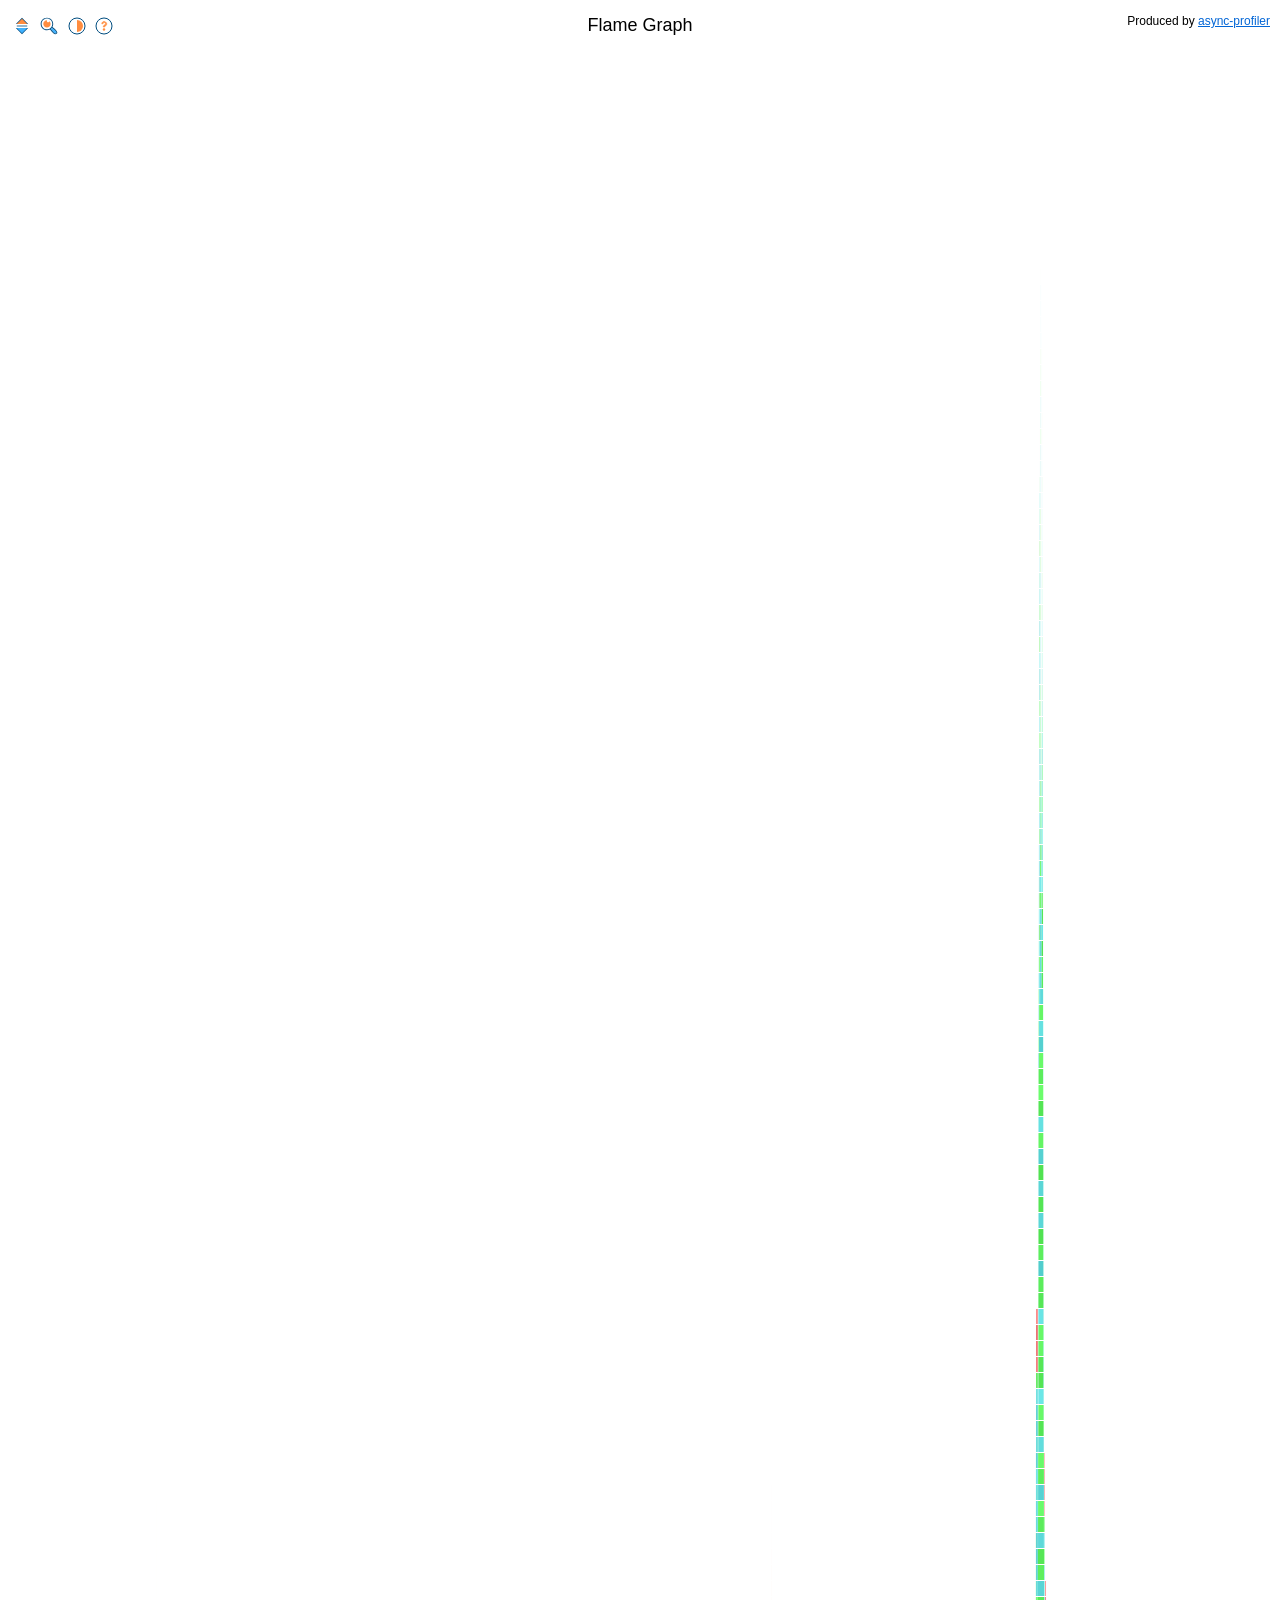
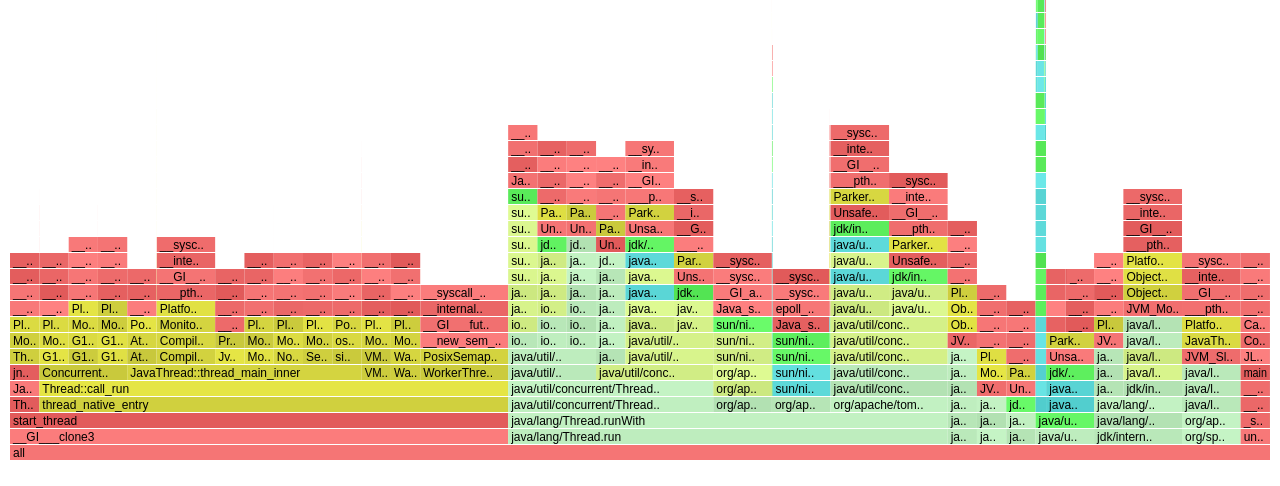
<file: bench/results/profile/sinjwt-1200_wall.html>
<!DOCTYPE html>
<html lang='en'>
<head>
<meta charset='utf-8'>
<style>
	:root      {--bg: #ffffff; --fg: #000000; --hl-bg: #ffffe0; --hl-border: #ffc000; --link: #0366d6; --legend-bg: #ffffe0; --legend-border: #666666}
	:root.dark {--bg: #1e1e1e; --fg: #cccccc; --hl-bg: #3a3a00; --hl-border: #8a7000; --link: #58a6ff; --legend-bg: #333333; --legend-border: #888888}
	body {margin: 0; padding: 10px 10px 22px 10px; background-color: var(--bg); color: var(--fg)}
	h1 {margin: 5px 0 0 0; font-size: 18px; font-weight: normal; text-align: center}
	header {margin: -22px 0 6px 0}
	button {border: none; background: none; width: 24px; height: 24px; cursor: pointer; margin: 0; padding: 2px 0 0 0; text-align: center}
	button:hover {background-color: var(--hl-bg); outline: 1px solid var(--hl-border); border-radius: 4px}
	dl {margin: 0 4px 8px 4px}
	dt {margin: 1px; padding: 2px 0; font-weight: bold}
	dd {margin: 1px; padding: 2px 4px}
	dl.frames {float: left; width: 160px}
	dl.frames > dd {color: #000000}
	dl.hotkeys {clear: left; border-top: 1px solid var(--legend-border)}
	dl.hotkeys > dt {float: left; clear: left; width: 158px; margin-right: 4px; text-align: right}
	dl.hotkeys > dd {float: left}
	p {position: fixed; bottom: 0; margin: 0; padding: 2px 3px 2px 3px; outline: 1px solid var(--hl-border); display: none; overflow: hidden; white-space: nowrap; background-color: var(--hl-bg); color: var(--fg)}
	a {color: var(--link)}
	#legend {padding: 4px; border-radius: 4px; background: var(--legend-bg); border: 1px solid var(--legend-border); display: none}
	#hl {position: absolute; display: none; overflow: hidden; white-space: nowrap; pointer-events: none; background-color: var(--hl-bg); outline: 1px solid var(--hl-border); height: 15px}
	#hl span {padding: 0 3px 0 3px}
	#status {left: 0}
	#match {right: 0}
	#reset {cursor: pointer}
	#canvas {width: 100%; height: 2016px}
</style>
<script>
{
	let theme;
	try { theme = localStorage.getItem('flame-theme'); } catch (ignored) {}
	if (theme ? theme === 'dark' : matchMedia('(prefers-color-scheme: dark)').matches) {
		document.documentElement.classList.add('dark');
	}
}
</script>
</head>
<body style='font: 12px Verdana, sans-serif'>
<h1>Flame Graph</h1>
<header style='float: left'>
<button id='inverted' title='Invert (I)'><svg xmlns='http://www.w3.org/2000/svg' width='20' height='20' viewBox='0 0 392 392'><path d='M196,36 L316,156 L76,156 Z' fill='#004d80'/><path d='M196,356 L76,236 L316,236 Z' fill='#004d80'/><path d='M196,54 L298,156 L94,156 Z' fill='#ff8d40'/><path d='M196,338 L94,236 L298,236 Z' fill='#40b2ff'/><rect x='94' y='188' width='204' height='16' fill='#004d80'/></svg></button>
<button id='search' title='Search (Ctrl+F)'><svg xmlns='http://www.w3.org/2000/svg' width='20' height='20' viewBox='-39.3 -39.3 471.1 471.1'><circle cx='147.7' cy='147.8' r='125.9' fill='#fff'/><path fill='#40b2ff' d='M370.7 348.7c0 1.4-1.6 6.3-7.2 12.3-6.2 6.7-12.5 9.8-14.7 9.8h-.1c-19.5-1.6-62-43.2-109.6-106.8 9.2-7.2 17.5-15.5 24.6-24.6 63.6 47.6 105.2 90.2 106.8 109.6z'/><path fill='#ff8d40' d='M208.7 86.9l-14.5 14.5c-17.1 17.1-46.5 5-46.5-19.3V61.6c-49 0-88.4 40.8-86.1 90.2 2 43.9 38.1 80 82 82 49.5 2.3 90.2-37.2 90.2-86.1 0-23.7-9.6-45.2-25.1-60.8z'/><path fill='#004d80' d='M276.1 221c12.3-21.5 19.5-46.5 19.5-73.2C295.6 66.3 229.2.1 147.7.1S0 66.3 0 147.9s66.3 147.7 147.7 147.7c26.6 0 51.5-7.1 73.2-19.5 39.8 53.3 91.9 113.5 126.1 116.4 12.3.5 22.9-6.7 32.8-16.7 5.2-5.6 13.8-16.9 12.8-28.8-2.9-34.1-63.1-86.2-116.4-126.1zM147.7 273.8c-69.5 0-125.9-56.5-125.9-125.9S78.3 21.9 147.7 21.9 273.6 78.4 273.6 147.8s-56.4 126-125.9 126zm215.9 87.2c-6.2 6.7-12.4 9.8-14.7 9.8h-.1c-19.5-1.6-62-43.2-109.6-106.8 9.2-7.2 17.5-15.5 24.6-24.6 63.6 47.6 105.2 90.2 106.8 109.6 0 1.4-1.6 6.3-7.2 12.4z'/></svg></button>
<button id='darkmode' title='Toggle dark mode (D)'><svg xmlns='http://www.w3.org/2000/svg' width='20' height='20' viewBox='0 0 20 20'><path d='M10 4a6 6 0 0 1 0 12z' fill='#ff8d40'/><path d='M10 4a6 6 0 0 0 0 12z' fill='#ffffff'/><circle cx='10' cy='10' r='8' fill='none' stroke='#004d80'/></svg></button>
<button id='info'><svg xmlns='http://www.w3.org/2000/svg' width='20' height='20' viewBox='0 0 20 20'><circle cx='10' cy='10' r='8' stroke='#004d80' fill='none'/><path d='M10 5.5c-1.25 0-2.25 1-2.25 2.25H9a1.25 1.25 0 0 1 2.5 0c0 .65-.55 1-1 1.2-.7.35-1.25.85-1.25 1.8V11h1.5v-.25c0-.37.29-.65.68-.83.73-.34 1.32-.87 1.32-2.17 0-1.25-1.5-2.25-2.75-2.25' fill='#ff8d40' stroke='#ff8d40' stroke-width='.6' stroke-linecap='round' stroke-linejoin='round'/><circle cx='10' cy='13.5' r='1.2' fill='#ff8d40'/></svg></button>
</header>
<header style='float: right'>Produced by <a href='https://github.com/async-profiler/async-profiler'>async-profiler</a></header>
<div id='legend' style='position: absolute'>
<dl class='frames'>
	<dt>Frame types</dt>
	<dd style='background-color: #e17d00'>Kernel</dd>
	<dd style='background-color: #e15a5a'>Native</dd>
	<dd style='background-color: #c8c83c'>C++ (VM)</dd>
	<dd style='background-color: #50e150'>Java compiled</dd>
	<dd style='background-color: #cce880'>Java compiled by C1</dd>
	<dd style='background-color: #50cccc'>Inlined</dd>
	<dd style='background-color: #b2e1b2'>Interpreted</dd>
</dl>
<dl class='frames'>
	<dt>Allocation profile</dt>
	<dd style='background-color: #50cccc'>Allocated class</dd>
	<dd style='background-color: #e17d00'>Allocation outside TLAB</dd>
	<dt>Lock profile</dt>
	<dd style='background-color: #50cccc'>Lock class</dd>
	<dt>&nbsp;</dt>
	<dt>Search</dt>
	<dd style='background-color: #ee00ee'>Matches regexp</dd>
</dl>
<dl class='hotkeys'>
	<dt>Click frame</dt><dd>Zoom into frame</dd>
	<dt>Ctrl/Alt+Click</dt><dd>Remove stack</dd>
	<dt>0</dt><dd>Reset zoom</dd>
	<dt>I</dt><dd>Invert graph</dd>
	<dt>Ctrl+F</dt><dd>Search</dd>
	<dt>N</dt><dd>Next match</dd>
	<dt>Shift+N</dt><dd>Previous match</dd>
	<dt>Esc</dt><dd>Cancel search</dd>
</dl>
</div>
<canvas id='canvas'></canvas>
<div id='hl'><span></span></div>
<p id='status'></p>
<p id='match'>Matched: <span id='matchval'></span> <span id='reset' title='Clear'>&#x274c;</span></p>
<script>
	// Copyright The async-profiler authors
	// SPDX-License-Identifier: Apache-2.0
	'use strict';
	let root, px, pattern;
	let level0 = 0, left0 = 0, width0 = 0, d = 0;
	let nav = [], navIndex, matchval;
	let inverted = false;
	const U = undefined;
	const maxdiff = -1;
	const levels = Array(126);
	for (let h = 0; h < levels.length; h++) {
		levels[h] = [];
	}

	const canvas = document.getElementById('canvas');
	const c = canvas.getContext('2d');
	const hl = document.getElementById('hl');
	const status = document.getElementById('status');

	const canvasWidth = canvas.offsetWidth;
	const canvasHeight = canvas.offsetHeight;
	canvas.style.width = canvasWidth + 'px';
	canvas.width = canvasWidth * (devicePixelRatio || 1);
	canvas.height = canvasHeight * (devicePixelRatio || 1);
	if (devicePixelRatio) c.scale(devicePixelRatio, devicePixelRatio);
	c.font = document.body.style.font;

	const palette = [
		[0xb2e1b2, 20, 20, 20],
		[0x50e150, 30, 30, 30],
		[0x50cccc, 30, 30, 30],
		[0xe15a5a, 30, 40, 40],
		[0xc8c83c, 30, 30, 10],
		[0xe17d00, 30, 30,  0],
		[0xcce880, 20, 20, 20],
	];

	function getColor(p) {
		const v = Math.random();
		return '#' + (p[0] + ((p[1] * v) << 16 | (p[2] * v) << 8 | (p[3] * v))).toString(16);
	}

	function getDiffColor(diff) {
		if (diff === U) return '#ffdd33';
		if (diff === 0) return '#e0e0e0';
		const v = Math.round(128 * (maxdiff - Math.abs(diff)) / maxdiff) + 96;
		return diff > 0 ? 'rgb(255,' + v + ',' + v + ')' : 'rgb(' + v + ',' + v + ',255)';
	}

	function f(key, level, left, width, inln, c1, int) {
		levels[level0 = level].push({level, left: left0 += left, width: width0 = width || width0,
			color: maxdiff >= 0 ? getDiffColor(d) : getColor(palette[key & 7]),
			title: cpool[key >>> 3],
			details: (d ? (d > 0 ? ', +' : ', ') + d : '') + (int ? ', int=' + int : '') + (c1 ? ', c1=' + c1 : '') + (inln ? ', inln=' + inln : '')
		});
	}

	function u(key, width, inln, c1, int) {
		f(key, level0 + 1, 0, width, inln, c1, int)
	}

	function n(key, width, inln, c1, int) {
		f(key, level0, width0, width, inln, c1, int)
	}

	function samples(n) {
		return n === 1 ? '1 sample' : n.toString().replace(/\B(?=(\d{3})+(?!\d))/g, ',') + ' samples';
	}

	function pct(a, b) {
		return a >= b ? '100' : (100 * a / b).toFixed(2);
	}

	function findFrame(frames, x) {
		let left = 0;
		let right = frames.length - 1;

		while (left <= right) {
			const mid = (left + right) >>> 1;
			const f = frames[mid];

			if (f.left > x) {
				right = mid - 1;
			} else if (f.left + f.width <= x) {
				left = mid + 1;
			} else {
				return f;
			}
		}

		if (frames[left] && (frames[left].left - x) * px < 0.5) return frames[left];
		if (frames[right] && (x - (frames[right].left + frames[right].width)) * px < 0.5) return frames[right];

		return null;
	}

	function removeStack(left, width) {
		for (let h = 0; h < levels.length; h++) {
			const frames = levels[h], newFrames = [];
			for (let i = 0; i < frames.length; i++) {
				const f = frames[i];
				if (f.left >= left + width) {
					f.left -= width;
				} else if (f.left + f.width > left) {
					if ((f.width -= width) <= 0 && h) continue;
				}
				newFrames.push(f);
			}
			levels[h] = newFrames;
		}
	}

	function search(r) {
		if (r === true && (r = prompt('Enter regexp to search:', '')) === null) {
			return;
		}

		pattern = r ? RegExp(r) : undefined;
		const matched = render(root, nav = []);
		navIndex = -1;
		document.getElementById('matchval').textContent = matchval = pct(matched, root.width) + '%';
		document.getElementById('match').style.display = r ? 'inline-block' : 'none';
	}

	function render(newRoot, nav) {
		const bg = getComputedStyle(document.documentElement).getPropertyValue('--bg');

		if (root) {
			c.fillStyle = bg;
			c.fillRect(0, 0, canvasWidth, canvasHeight);
		}

		root = newRoot || levels[0][0];
		px = canvasWidth / root.width;

		const x0 = root.left;
		const x1 = x0 + root.width;
		const marked = [];

		function mark(f) {
			return marked[f.left] || (marked[f.left] = f);
		}

		function totalMarked() {
			let total = 0;
			let left = 0;
			Object.keys(marked).sort(function(a, b) { return a - b; }).forEach(function(x) {
				if (+x >= left) {
					const m = marked[x];
					if (nav) nav.push(m);
					total += m.width;
					left = +x + m.width;
				}
			});
			return total;
		}

		function drawFrame(f, y) {
			if (f.left < x1 && f.left + f.width > x0) {
				c.fillStyle = pattern && f.title.match(pattern) && mark(f) ? '#ee00ee' : f.color;
				c.fillRect((f.left - x0) * px, y, f.width * px, 15);

				if (f.width * px >= 21) {
					const chars = Math.floor(f.width * px / 7);
					const title = f.title.length <= chars ? f.title : f.title.substring(0, chars - 2) + '..';
					c.fillStyle = '#000000';
					c.fillText(title, Math.max(f.left - x0, 0) * px + 3, y + 12, f.width * px - 6);
				}

				if (f.level < root.level) {
					c.fillStyle = bg + '80';
					c.fillRect((f.left - x0) * px, y, f.width * px, 15);
				}
			}
		}

		for (let h = 0; h < levels.length; h++) {
			const y = inverted ? h * 16 : canvasHeight - (h + 1) * 16;
			const frames = levels[h];
			for (let i = 0; i < frames.length; i++) {
				drawFrame(frames[i], y);
			}
		}

		return totalMarked();
	}

	function unpack(cpool) {
		for (let i = 1; i < cpool.length; i++) {
			cpool[i] = cpool[i - 1].substring(0, cpool[i].charCodeAt(0) - 32) + cpool[i].substring(1);
		}
	}

	canvas.onmousemove = function() {
		const h = Math.floor((inverted ? event.offsetY : (canvasHeight - event.offsetY)) / 16);
		if (h >= 0 && h < levels.length) {
			const f = findFrame(levels[h], event.offsetX / px + root.left);
			if (f) {
				if (f !== root) getSelection().removeAllRanges();
				hl.style.left = (Math.max(f.left - root.left, 0) * px + canvas.offsetLeft) + 'px';
				hl.style.width = (Math.min(f.width, root.width) * px) + 'px';
				hl.style.top = ((inverted ? h * 16 : canvasHeight - (h + 1) * 16) + canvas.offsetTop) + 'px';
				hl.firstChild.textContent = f.title;
				hl.style.display = 'block';
				canvas.title = f.title + '\n(' + samples(f.width) + f.details + ', ' + pct(f.width, levels[0][0].width) + '%)';
				canvas.style.cursor = 'pointer';
				canvas.onclick = function() {
					if ((event.altKey || event.ctrlKey) && h >= root.level && h > 0) {
						removeStack(f.left, f.width);
						root.width > f.width ? render(root) : render();
					} else if (f !== root) {
						render(f);
					}
					canvas.onmousemove();
				};
				status.textContent = 'Function: ' + canvas.title;
				status.style.display = 'inline-block';
				return;
			}
		}
		canvas.onmouseout();
	}

	canvas.onmouseout = function() {
		hl.style.display = 'none';
		status.style.display = 'none';
		canvas.title = '';
		canvas.style.cursor = '';
		canvas.onclick = null;
	}

	canvas.ondblclick = function() {
		getSelection().selectAllChildren(hl);
	}

	document.getElementById('inverted').onclick = function() {
		inverted = !inverted;
		render();
	}

	document.getElementById('search').onclick = function() {
		search(true);
	}

	document.getElementById('reset').onclick = function() {
		search(false);
	}

	document.getElementById('darkmode').onclick = function() {
		const theme = document.documentElement.classList.toggle('dark') ? 'dark' : 'light';
		try { localStorage.setItem('flame-theme', theme); } catch (ignored) {}
		render(root);
	}

	const btnInfo = document.getElementById('info');
	const legend = document.getElementById('legend');

	btnInfo.onmouseover = function() {
		legend.style.left = (btnInfo.offsetLeft + 24) + 'px';
		legend.style.top = (btnInfo.offsetTop + 24) + 'px';
		legend.style.display = 'block';
	}

	btnInfo.onmouseout = function() {
		legend.style.display = 'none';
	}

	window.onkeydown = function(event) {
		if ((event.ctrlKey || event.metaKey) && event.key === 'f') {
			event.preventDefault();
			search(true);
			return false;
		} else if (event.key === 'Escape') {
			search(false);
		} else if ((event.key === 'n' || event.key === 'N') && nav.length > 0) {
			navIndex = (navIndex + (event.shiftKey ? nav.length - 1 : 1)) % nav.length;
			render(nav[navIndex]);
			document.getElementById('matchval').textContent = matchval + ' (' + (navIndex + 1) + ' of ' + nav.length + ')';
			window.scroll(0, inverted ? root.level * 16 : canvasHeight - (root.level + 1) * 16);
			canvas.onmousemove();
			return false;
		} else if (event.key === 'i') {
			canvas.onmouseout();
			document.getElementById('inverted').onclick();
			return false;
		} else if (event.key === 'd') {
			document.getElementById('darkmode').onclick();
			return false;
		} else if (event.key === '0') {
			canvas.onmouseout();
			root = levels[0][0];
			search(false);
			return false;
		}
	}

const cpool = [
'all',
' /usr/lib/x86_64-linux-gnu/libm.so.6',
' AccessInternal::PostRuntimeDispatch<G1BarrierSet::AccessBarrier<1335398ul, G1BarrierSet>, (AccessInternal::BarrierType)1, 1335398ul>::oop_access_barrier',
'`286822ul, G1BarrierSet>, (AccessInternal::BarrierType)3, 286822ul>::oop_access_barrier',
'`548964ul, G1BarrierSet>, (AccessInternal::BarrierType)0, 548964ul>::oop_access_barrier',
'sInternal::BarrierType)2, 548964ul>::oop_access_barrier',
'!llocTracer::send_allocation_in_new_tlab',
'!rena::Arena',
'\'grow',
'!ssembler::reachable',
'!ttachListener::dequeue',
'.Thread::thread_entry',
' BarrierSetAssembler::refine_register',
'*C2::compute_liveness_at_stubs',
'.load_at',
'5_resolved',
'!lock::code_alignment',
'!oolNode::Opcode',
'!ufferBlob::create',
' C1 Runtime counter_overflow_blob',
'+monitorenter_nofpu_blob',
'!2 Runtime complete_monitor_locking',
'+multianewarray2',
'93',
'+new_array',
'4_nozero',
'/instance',
',otify_jvmti_vthread_end',
'@start',
'@unmount',
'"Compiler::compile_method',
'!allJavaMainInNewThread',
'!hunkPool::allocate_chunk',
'!lassLoaderDataGraph::roots_cld_do',
'!odeCacheUnloadingTask::claim_nmethods',
'8work',
'$Heap::next_used',
'"mpilation::Compilation',
'-compile_java_method',
'5method',
'-emit_code_body',
'2lir',
'+Policy::event',
'3method_back_branch_event',
'&e::Code_Gen',
'+mpile',
')Optimize',
')TracePhase::TracePhase',
')call_generator',
')final_graph_reshaping',
'>_walk',
',d_alias_type',
'*latten_alias_type',
')optimize_loops',
')remove_speculative_types',
'\'Broker::compile_method',
'=_base',
'6r_thread_loop',
'/invoke_compiler_on_method',
'\'Queue::get',
'\'r::compile_method',
'"nNode::Opcode',
'#currentGCThread::run',
'#tinuation::set_cont_fastpath_thread_state',
'\'eInNewThread',
' Dict::Dict',
'&Insert',
' FastThreadsListHandle::FastThreadsListHandle',
' G1AllocRegion::new_alloc_region_and_allocate',
'"BarrierSetC2::late_barrier_analysis',
',Runtime::write_ref_array_post_entry',
'"CMConcurrentMarkingTask::work',
'$Task::do_marking_step',
'+rain_local_queue',
'*process_current_region',
'*reached_limit',
',gular_clock_call',
'#ollectedHeap::allocate_new_tlab',
'2ttempt_allocation_slow',
'1capacity',
'1do_collection_pause_at_safepoint_helper',
'1mem_allocate',
'1new_mutator_alloc_region',
'1rebuild_free_region_list',
'1unload_classes_and_code',
'$mmittedRegionMap::num_active',
'$ncurrentMark::mark_from_roots',
'2remark',
'2scan_root_regions',
'0Thread::concurrent_mark_cycle_do',
'8phase_mark_loop',
'>rebuild_and_scrub',
'8run_service',
',RebuildAndScrub::rebuild_and_scrub',
'.fine::adjust_threads_periodically',
'2Thread::run_service',
'"EvacuateRegionsBaseTask::work',
'1Task::evacuate_live_objects',
'7scan_roots',
'"FromCardCache::clear',
'"HeapRegionManager::par_iterate',
'5rebuild_free_list',
'"MonitoringScope::~G1MonitoringScope',
'-upport::update_eden_size',
'%otonicArenaFreeMemoryTask::execute',
'"ParEvacuateFollowersClosure::do_void',
'%ScanThreadState::trim_queue_to_threshold',
'%allelCleaningTask::work',
'#rimaryConcurrentRefineThread::do_refinement_step',
'Await_for_completed_buffers',
'"RebuildRSAndScrubTask::G1RebuildRSAndScrubRegionClosure::do_heap_region',
'9work',
'$gionsOnNodes::add',
'$mSet::scan_heap_roots',
'(TrackingPolicy::update_at_allocate',
'#ootProcessor::evacuate_roots',
'1process_java_roots',
'"ScanHRForRegionClosure::scan_heap_roots',
'#erviceThread::run_service',
'5task',
'1wait_for_task',
'"YoungCollector::collect',
'2evacuate_initial_collection_set',
'2post_evacuate_collection_set',
'3re_evacuate_collection_set',
'!CNotifier::pushNotification',
'!otoNode::Opcode',
'!raphKit::access_load_at',
'*clean_stack',
'*make_load',
'/runtime_call',
'*set_predefined_output_for_runtime_call',
'*uncommon_trap',
' HaltNode::Value',
'"ndshake::execute',
' IfNode::pinned',
'!ndexSetIterator::advance_and_next',
'"lineTree::ok_to_inline',
',try_to_inline',
'"stanceKlass::allocate_instance',
'8objArray',
'/is_record',
' JLI_Launch',
'!NIHandleBlock::allocate_handle',
')s::make_local',
'!VMState::clone_shallow',
'#_FreeMemory',
'$GetNanoTimeAdjustment',
'$IsRecord',
'$MonitorWait',
'$SleepNanos',
'$TakeVirtualThreadListToUnblock',
'$WaitForReferencePendingList',
'!avaFrameAnchor::make_walkable',
'$Main',
'$Thread::check_special_condition_for_native_trans',
',oops_do_frames',
',rebind_to_jvmti_thread_state_of',
',set_is_in_VTMS_transition',
'-leep_nanos',
',thread_main_inner',
'$_sun_nio_ch_EPoll_ctl',
'6wait',
'1ventFD_set0',
'0IOUtil_configureBlocking',
'7drain',
'0Net_accept',
'4getIntOption0',
'4poll',
'4shutdown',
'0SocketDispatcher_read0',
'Awrite0',
'0UnixDispatcher_close0',
'!frAllocationTracer::JfrAllocationTracer',
'!vmtiAgentThread::start_function_wrapper',
'%VTMSTransitionDisabler::VTMS_vthread_end',
'Jstart',
'=finish_VTMS_transition',
' Klass::check_array_allocation_length',
' LIR_Assembler::emit_slow_case_stubs',
'!ightweightSynchronizer::enter',
'9inflate_and_enter',
'Ainto_object_header',
'9quick_enter',
'"nearScan::build_intervals',
',do_linear_scan',
'#uxWaitBarrier::wait',
'!oadNode::Ideal',
' MachCallJavaNode::in_RegMask',
'#roAssembler::call',
'"tcher::Label_Root',
')Matcher',
')find_shared',
')is_vshift_con_pattern',
')match',
'._tree',
')pd_clone_node',
')xform',
'!emAllocator::allocate',
'.mem_allocate',
':_inside_tlab_slow',
'#Node::find_previous_store',
'"rgeMemNode::MergeMemNode',
'.make',
'!onitor::wait',
'-_without_safepoint_check',
'\'DeflationThread::monitor_deflation_thread_entry',
'!utatorAllocRegion::retire',
'#ex::lock',
'+_contended',
'\'try_lock',
' NET_GetSockOpt',
'!Tarjan::DFS',
'!otificationThread::notification_thread_entry',
' ObjArrayAllocator::initialize',
'(Klass::allocate',
'/multi_allocate',
'#ectMonitor::enter',
'4_internal',
'5with_contention_mark',
'/try_lock',
'3spin',
'/wait',
'&Sampler::is_created',
'\'ynchronizer::deflate_idle_monitors',
'4wait',
'!ptoRuntime::multianewarray2_C',
';3_C',
'-new_array_C',
'7nozero_C',
'1instance_C',
' Parker::park',
'(unpark',
'#se::Parse',
'\'array_addressing',
'-load',
'\'build_exits',
'\'do_all_blocks',
'*call',
'*exits',
'*field_access',
'*get_xxx',
'*one_block',
'%Generator::generate',
'"tchingStub::emit_code',
'!hase::get_phase_trace_id_text',
'%CCP::analyze',
'*push_and',
'/more_uses',
'&FG::PhaseCFG',
'*do_global_code_motion',
'*global_code_motion',
'*sched_call',
'/ule_local',
'&haitin::Register_Allocate',
'.Select',
'/plit',
'.build_ifg_physical',
'.elide_copy',
'.gather_lrg_masks',
'.interfere_with_live',
'.post_allocate_copy_removal',
'.split_USE',
'%IFG::Compute_Effective_Degree',
'*effective_degree',
'*re_insert',
'&dealLoop::Dominators',
'0build_and_optimize',
'6loop_early',
';late',
'?_post_work',
';tree',
'?_impl',
'0dom_lca_internal',
'0optimize',
'0split_if_with_blocks',
'D_post',
'&terGVN::add_users_of_use_to_worklist',
'8to_worklist',
'.optimize',
'.remove_globally_dead_node',
'.subsume_node',
'.transform_old',
'%Live::compute',
'%MacroExpand::expand_macro_nodes',
'%Output::BuildOopMaps',
'-Output',
'-init_scratch_buffer_blob',
'/stall_code',
'-shorten_branches',
'"iNode::Ideal',
')is_data_loop',
')out_RegMask',
'!latformEvent::park',
'3_nanos',
'(Monitor::wait',
'!osixAttachListener::dequeue',
'%Semaphore::signal',
'0wait',
'!redictedCallGenerator::generate',
'"ofiler::timerLoop',
' RegionNode::is_unreachable_from_root',
'!untime1::counter_overflow',
'*monitorenter',
' SafeThreadsListPtr::release_stable_list',
'$pointBlob',
')Mechanism::process',
')Synchronize::begin',
'7lock',
'6end',
'6handle_polling_page_exception',
'6synchronize_threads',
'!erviceThread::service_thread_entry',
'!haredRuntime::complete_monitor_locking_C',
'@unlocking_C',
'/monitor_enter_helper',
'/notify_jvmti_vthread_end',
'Dstart',
'Dunmount',
'/on_slowpath_allocation_exit',
'!pinPause',
'$Yield::SpinYield',
'!tate::DFA',
'\'_sub_Op_AddP',
'!uspendibleThreadSet::desynchronize',
'6join',
'!ymbol::increment_refcount',
' TaskTerminator::offer_termination',
'!hread::call_run',
'(oops_do',
'(retire_tlab',
'&JavaMain',
'&LocalAllocBuffer::retire',
'&SafepointState::handle_polling_page_exception',
'&s::destroy_vm',
')possibly_parallel_oops_do',
'!raceMemoryManagerStats::~TraceMemoryManagerStats',
'!ype::Initialize_shared(Compile*)::{lambda(void const*, void const*)#1}::_FUN',
'&hashcons',
'$ArrayKlass::allocate_common',
'0multi_allocate',
'$InstPtr::add_offset',
'-cast_to_instance_id',
'$Node::bottom_type',
' Unsafe_Park',
'\'Unpark',
' VMThread::evaluate_operation',
'+xecute',
'*inner_execute',
'*run',
'*wait_for_operation',
'/until_executed',
'"_G1CollectForAllocation::doit',
'%PauseConcurrent::doit',
'#Operation::evaluate',
' WatcherThread::run',
'/sleep',
'!orkerThread::run',
',s::run_task',
' [vdso]',
' __GI___clone3',
'*se',
'\'fcntl64',
'(utex_abstimed_wait_cancelable64',
'\'pthread_cond_broadcast',
'/mutex_unlock',
'%accept',
'%read',
'%sched_yield',
'&hutdown',
'"_pthread_cond_timedwait64',
'0wait',
'+mutex_trylock',
'"fcntl64_nocancel_adjusted',
'"getrusage',
'%sockopt',
'"internal_syscall_cancel',
'"libc_malloc2',
'\'start_call_main',
'-main_alias_2',
'#ll_lock_wait',
'-ke',
'"nanosleep',
'#ew_sem_post',
'*wait_slow64.constprop.0',
'"poll',
'#thread_clockjoin_ex',
'*mutex_cond_lock',
'0unlock_usercnt',
'"syscall_cancel',
'0_arch_end',
'6start',
'"tls_get_addr',
'"write',
'!int_malloc',
'!start',
' avx2_partition',
'%sort',
' ch/qos/logback/classic/Logger.callTurboFilters',
'>isDebugEnabled',
'@TraceEnabled',
'=Context.getTurboFilterChainDecision_0_3OrMore',
'7spi/TurboFilterList.getTurboFilterChainDecision',
'7util/LogbackMDCAdapter.nullifyReadOnlyThreadLocalMap',
'Nput',
'"eckcast_arraycopy_uninit',
'!iBytecodeStream::get_field',
'6method',
'"Env::get_field_by_index',
'9_impl',
'+klass_by_index_impl',
'+method_by_index_impl',
'\'register_method',
'"Field::ciField',
'"Method::code_size_for_inlining',
'*get_flow_analysis',
'.method_at_bci',
'"ObjectFactory::get_symbol',
'"TypeFlow::StateVector::apply_one_bytecode',
'9do_putfield',
',df_flow_types',
'-o_flow',
',flow_block',
'1types',
'!lock_gettime',
'-@@GLIBC_2.17',
'&nanosleep@@GLIBC_2.17',
'!om/sun/management/internal/GarbageCollectionNotifInfoCompositeData.getCompositeData',
'dtoCompositeData',
'JorExtImpl.createGCNotification',
'=cInfoCompositeData.getCompositeData',
'PtoCompositeData',
'"nt_returnBarrier',
' epoll_ctl',
'&wait',
' frame::oops_interpreted_do',
' handleRead',
' io/micrometer/common/KeyValue.compareTo',
'=s$ArrayIterator.next',
'>.access$200',
'@nd',
'?dedup',
'?isSortedSet',
'?of',
'?toKeyValues',
'0re/instrument/AbstractDistributionSummary.record',
'FTimer.record',
'>Clock$1.monotonicTime',
'FwallTime',
'>ImmutableTag.equals',
'KgetValue',
'>Meter$Id.equals',
'CRegistry$More.longTaskTimer',
'K.access$1200',
'LgetOrCreateMeter',
'LregisterMeterIfNecessary',
'Ltimer',
'>Tag.compareTo',
'As.dedup',
'Cequals',
'CisSortedSet',
'Cof',
'CtagsEqual',
'DoTags',
'?imer$Sample.<init>',
'Kstop',
'C.record',
'Dstart',
'>distribution/AbstractTimeWindowHistogram.recordLong',
'KTimeWindowMax.record',
'Zotate',
'UPercentileHistogram.recordLong',
'>internal/DefaultLongTaskTimer$SampleImpl.stop',
'[.start',
'>observation/DefaultMeterObservationHandler.createTags',
'ionStart',
'mop',
'>util/TimeUtils.convert',
'.observation/Observation$Context.addLowCardinalityKeyValue',
'gs',
'NgetLowCardinalityKeyValues',
'QRequired',
'Nput',
'NsetParentFromCurrentObservation',
'E.createNotStarted',
'EHandler$FirstMatchingCompositeObservationHandler.onStart',
'zop',
'ERegistry$ObservationConfig.isObservationEnabled',
':SimpleObservation$$Lambda.0x0000000086570230.accept',
'LSimpleScope.<init>',
'Xclose',
'K.<init>',
'LgetHandlersFromConfig',
'Llambda$notifyOnObservationStopped$0',
'LnotifyOnObservationStarted',
'aopped',
'LopenScope',
'Lstart',
'Nop',
'KRegistry._getCurrentObservation',
'jScope',
'UsetCurrentObservationScope',
'TgetCurrentObservation',
'iScope',
'TsetCurrentObservationScope',
':docs/ObservationDocumentation.observation',
'.prometheusmetrics/PrometheusDistributionSummary.recordNonNegative',
'JTimer.recordNonNegative',
'#nats/client/impl/ConsumerMessageQueue.pop',
'4MessageManager.trackJsMessage',
';QueueBase._poll',
'4NatsConnection.deliverMessage',
'BReader.gatherMessageData',
'JrabNextMessageLineElement',
'IparseProtocolMessage',
'Irun',
'BWriter.run',
'8Dispatcher.run',
'8JetStreamMessage.metaData',
'CtaData.<init>',
'ASubscription._nextUnmanaged',
'4PullMessageManager$$Lambda.0x0000000086439328.apply',
'F.beforeQueueProcessorImpl',
'8OrderedMessageManager.manage',
'4SocketDataPort.read',
'4WriterMessageQueue.accumulate',
'/support/DateTimeUtils.parseDateTimeNanos',
'!table stub',
' jakarta/servlet/ServletRequestWrapper.getAttribute',
'IContentType',
'IRemoteAddr',
'FremoveAttribute',
'FsetAttribute',
'9sponseWrapper.getContentType',
'0http/HttpServlet.service',
'@RequestWrapper.getHeader',
'SttpServletMapping',
'RRequestURI',
'RSession',
'BsponseWrapper.containsHeader',
'PgetHeader',
'"va/io/FileInputStream.read',
'<Bytes',
'+terInputStream.read',
'.OutputStream.<init>',
'(PushbackInputStream.read',
'%lang/AbstractStringBuilder.append',
'@ensureCapacityNewCoder',
'NSameCoder',
'*BaseVirtualThread.<init>',
'+oolean.valueOf',
'*Character.digit',
'3DataLatin1.toLowerCase',
'@UpperCaseEx',
'+lass.getInterfaces',
'0isRecord',
'80',
'*Enum.ordinal',
'/valueOf',
'*InheritableThreadLocal.createMap',
'AgetMap',
',teger.parseInt',
'2toString',
'2valueOf',
'*Long.formatUnsignedLong0',
'/toHexString',
'1UnsignedString0',
'*Object.wait',
'50',
'*String$$StringConcat.0x0000000086044800.concat',
'Rprepend',
'K31c400.concat',
'Rprepend',
'0.<init>',
'1charAt',
'2oder',
'3mpareTo',
'1decodeASCII',
'1equals',
'7IgnoreCase',
'1getBytes',
'1hashCode',
'1indexOf',
'2sEmpty',
'3Latin1',
'1lastIndexOf',
'2ength',
'1replace',
'1startsWith',
'2ubstring',
'1toLowerCase',
'3UpperCase',
'0Builder.append',
'8toString',
'0ConcatHelper.doConcat',
'=newArray',
'EWithSuffix',
'=prepend',
'=simpleConcat',
'0Latin1.canEncode',
'8harAt',
'7hashCode',
'7indexOf',
'7lastIndexOf',
'7newString',
'7replace',
'7toLowerCase',
'9UpperCase',
'0UTF16.compress',
'+ystem$1.getCarrierThreadLocal',
'3headStackableScope',
'3uncheckedDecodeASCII',
'<InflateBytesToChars',
'*Thread$ThreadIdentifiers.next',
'0.<init>',
'1headStackableScopes',
'1interrupted',
'1run',
'4With',
'1sleep',
'6Nanos',
';0',
'1threadLocals',
'0Builders$BaseThreadBuilder.nextThreadName',
'9VirtualThreadBuilder.start',
'Nunstarted',
'8.newVirtualThread',
'0Local$ThreadLocalMap$Entry.<init>',
'D.<init>',
'EcleanSomeSlots',
'EexpungeStaleEntry',
'EgetEntry',
'EnextIndex',
'Eremove',
'Eset',
'5.createMap',
'6get',
'9CarrierThreadLocal',
'9Map',
'6initialValue',
'6remove',
'6set',
'9InitialValue',
'*VirtualThread$$Lambda.0x000000008644b2f8.run',
'O9c8.run',
'8VThreadContinuation$1.run',
'K.<init>',
'Lwrap',
'7.<init>',
'8cancelTimeoutTask',
'8externalSubmitRunContinuationOrThrow',
'8run',
';Continuation',
'8start',
'9ubmitRunContinuation',
'8takeVirtualThreadListToUnblock',
'8unblockVirtualThreads',
':mount',
'*invoke/BoundMethodHandle.rebind',
'CtooComplex',
'1DelegatingMethodHandle$Holder.delegate',
'Oreinvoke_L',
'G.rebind',
'2irectMethodHandle$Holder.fieldAccessCast',
'KinvokeSpecial',
'Rtatic',
'KnewInvokeSpecial',
'C.allocateInstance',
'1Invokers$Holder.invokeExact_MT',
'AlinkToTargetMethod',
'9.checkCustomized',
'?ExactType',
':spreadInvoker',
'1LambdaForm$DMH.0x00000000860b0400.invokeInterface',
'L3d0000.invokeVirtual',
'<MH.0x0000000086044c00.invoke',
'M5000.invoke',
'Mc800.invoke',
'Md400.invoke',
'L50800.invoke',
'Nc00.invoke',
'M1400.guard',
'Nc00.invoke',
'K113800.invokeExact_MT',
'K2ec400.invoke',
'K5f0800.invoke',
'Mc400.invoke',
'K610c00.invoke',
'M1000.invoke',
'N400.invoke',
'N800.invoke',
'Nc00.invoke',
'M2400.invoke',
'M3400.invoke',
'M4000.invoke',
'M5400.invoke',
'N800.invoke',
'M8000.invoke',
'M9800.invoke',
'L20400.invoke',
';.expressionCount',
';Editor.getInCache',
'BspreadArgumentsForm',
'1MethodHandle.asSpreader',
'>invokeBasic',
'DWithArguments',
'>type',
'7Type.dropParameterTypes',
'<equals',
'<insertParameterTypes',
'<makeImpl',
'=ethodType',
'<replaceParameterTypes',
'1VarHandleGuards.guard_LJJ_Z',
'HLL_Z',
':Longs$FieldInstanceReadWrite.weakCompareAndSetRelease',
':References$FieldInstanceReadWrite.compareAndSet',
'*ref/Finalizer$FinalizerThread.run',
'.Reference$ReferenceHandler.run',
'7.<init>',
'8processPendingReferences',
'8refersTo',
'@Impl',
'8waitForReferencePendingList',
'7Queue.remove',
'C0',
'.WeakReference.<init>',
'-lect/AccessibleObject.checkAccess',
'CisAccessChecked',
'FnnotationPresent',
'CverifyAccess',
'3nnotatedElement.isAnnotationPresent',
'3rray.newInstance',
'2Executable.getAnnotation',
'@Parameters',
'2Method.getAnnotation',
'<ParameterTypes',
'9invoke',
':sCallerSensitive',
'%net/Inet4Address.getHostAddress',
')Socket$SocketInputStream.implRead',
'Bread',
'&io/Buffer.<init>',
'0hasRemaining',
'0limit',
'0nextGetIndex',
'*yteBuffer.<init>',
'4allocate',
'4limit',
'4position',
'5ut',
'7Buffer',
')CharBuffer.<init>',
'4allocate',
'4position',
'4wrap',
')HeapByteBuffer.<init>',
'8duplicate',
'8get',
'8put',
'-CharBuffer.<init>',
')StringCharBuffer.<init>',
')channels/spi/AbstractInterruptibleChannel.blockedOn',
'Sclose',
'>SelectableChannel.implCloseChannel',
'Dor.begin',
',rset/Charset.decode',
'8Decoder.decode',
'@onUnmappableCharacter',
'8Encoder.encode',
'2oderResult.isOverflow',
'%security/MessageDigest$Delegate.engineDigest',
'KUpdate',
';.digest',
'<update',
'.SecureRandom.nextBytes',
'%time/Clock.currentInstant',
'*Instant.now',
'*LocalDateTime.getNano',
'/Time.getNano',
'*OffsetDateTime.atZoneSameInstant',
'*ZonedDateTime.ofInstant',
'%util/AbstractCollection.addAll',
'=isEmpty',
'2List$RandomAccessSpliterator.characteristics',
'OestimateSize',
'OforEachRemaining',
'Oget',
'OtryAdvance',
'+rrayDeque$DeqIterator.next',
'7scendingIterator.forEachRemaining',
'4.<init>',
'/List$ArrayListSpliterator.forEachRemaining',
'4Itr.checkForComodification',
'8hasNext',
'8next',
'3.<init>',
'4add',
'4elementData',
'4get',
'5row',
'4isEmpty',
'5terator',
'4size',
'5ort',
'8Range',
'4toArray',
'/s$ArrayList.contains',
';indexOf',
'0.binarySearch',
'=0',
'1copyOf',
'7Range',
'1fill',
'1hashCode',
'1sort',
'*Collection.stream',
'4s$2.characteristics',
'8forEachRemaining',
'8tryAdvance',
'6ReverseComparator2.compare',
'6UnmodifiableCollection.size',
'BMap.containsKey',
'FforEach',
'Fget',
'5.singletonSpliterator',
',mparableTimSort.binarySort',
'<countRunAndMakeAscending',
'<sort',
'1tor$$Lambda.0x00000000862788c8.compare',
'I4519d8.compare',
'4.lambda$comparingLong$6043328a$1',
'<thenComparing$36697e65$1',
'*DualPivotQuicksort.sort',
'*EnumMap.get',
'*HashMap$HashIterator.<init>',
'?nextNode',
'?remove',
'2KeyIterator.<init>',
'>next',
'5Set.iterator',
'2Node.<init>',
'1.containsKey',
'2get',
'5Node',
'5OrDefault',
'2hash',
'2keySet',
'2merge',
'2newNode',
'2put',
'5Val',
'2removeNode',
'4size',
'.Set.<init>',
'2add',
'2contains',
'2iterator',
'2toArray',
'*ImmutableCollections$AbstractImmutableList.iterator',
'@ccess$1.listFromTrustedArrayNullsAllowed',
'?List12.get',
'Fsize',
'Gpliterator',
'CItr.<init>',
'GhasNext',
'Gnext',
'CN.get',
'Esize',
'?MapN.get',
'Dprobe',
'?SetN.contains',
'Dprobe',
'>.listCopy',
'CFromArray',
'GTrustedArrayNullsAllowed',
'*LinkedHashMap.forEach',
'8get',
'8keysToArray',
'8linkNodeAtEnd',
'8newNode',
'4Set.<init>',
',st.copyOf',
'/of',
'/spliterator',
'+ocale.getLanguage',
'*Objects.equals',
'2hash',
'6Code',
'2requireNonNull',
'*PriorityQueue.add',
'8offer',
'8siftUp',
'>UsingComparator',
',operties.getProperty',
'*Spliterator.getExactSizeIfKnown',
'*TimSort.countRunAndMakeAscending',
'2reverseRange',
'2sort',
'+reeMap$KeyIterator.next',
'5Set.iterator',
'2PrivateEntryIterator.nextEntry',
'1.getFirstEntry',
'2keyIterator',
'2put',
'2successor',
'.Set.iterator',
'*UUID.hex8',
'/randomUUID',
'/toString',
'*concurrent/ConcurrentHashMap$BaseIterator.<init>',
'GCollectionView.toArray',
'GKeySetView.add',
'GTraverser.advance',
'GValueIterator.<init>',
'Unext',
'LsView.iterator',
'F.<init>',
'GaddCount',
'GcasTabAt',
'Hlear',
'HomputeIfAbsent',
'IntainsKey',
'Gget',
'GinitTable',
'Gput',
'JVal',
'Gremove',
'IplaceNode',
'GtabAt',
'?LinkedDeque.linkLast',
'KofferLast',
'KpollFirst',
'KskipDeletedPredecessors',
'Kunlink',
'?SkipListMap.doPut',
'MRemove',
'KfindPredecessor',
'KputIfAbsent',
'Kremove',
'GSet.add',
'Kremove',
'7pyOnWriteArrayList.elementAt',
'Jget',
'MArray',
'Jsize',
'JtoArray',
'5DelayScheduler$ScheduledForkJoinTask.cancel',
'C.loop',
'Dpend',
'Drun',
'Dsignal',
'5Executors$RunnableAdapter.call',
'5ForkJoinPool$WorkQueue.push',
'LtopLevelExec',
'MryLockPhase',
'A.awaitWork',
'BcompareAndSetCtl',
'Bdeactivate',
'Bexecute',
'BmanagedBlock',
'BpoolSubmit',
'BrunWorker',
'BsignalWork',
'CubmissionQueue',
'BunmanagedBlock',
'=Task$InterruptibleTask.exec',
'BRunnableExecuteAction.compute',
'A.doExec',
'BgetAndBitwiseOrStatus',
'BsetDone',
'=WorkerThread.run',
'6utureTask.run',
'5LinkedBlockingQueue.poll',
'Itake',
'5ScheduledThreadPoolExecutor$DelayedWorkQueue.take',
'QScheduledFutureTask.run',
'P.canRunInCurrentRunState',
'5ThreadPoolExecutor$Worker.run',
'G.getTask',
'HrunWorker',
'5atomic/AtomicLongFieldUpdater$CASUpdater.getAndAdd',
'dIncrement',
'<LongAdder.add',
'Fincrement',
'<Striped64$Cell.cas',
'5locks/AbstractQueuedLongSynchronizer.acquireShared',
'[pparentlyFirstQueuedIsExclusive',
'ZcompareAndSetState',
'ZreleaseShared',
'ISynchronizer$ConditionNode.block',
'_Object.await',
'kNanos',
';LockSupport.park',
'KNanos',
';ReentrantLock$NonfairSync.initialTryLock',
'ISync.lock',
'H.lock',
'DReadWriteLock$NonfairSync.readerShouldBlock',
'RReadLock.lock',
'[unlock',
'RSync.tryAcquireShared',
'ZReleaseShared',
'*logging/Logger.isLoggable',
'*stream/AbstractPipeline.copyInto',
'JWithCancel',
'Bevaluate',
'JToArrayNode',
'CxactOutputSizeIfKnown',
'BisParallel',
'BsourceSpliterator',
'BwrapAndCopyInto',
'FSink',
'1MatchOps$$Lambda.0x800000004.get',
':1MatchSink.accept',
':MatchOp.evaluateSequential',
'9.makeRef',
'1Nodes$ArrayNode.<init>',
'7FixedNodeBuilder.<init>',
'Haccept',
'Hbegin',
'Hend',
'6.builder',
'1ReduceOps$5.evaluateSequential',
';ReduceOp.evaluateSequential',
'3ferencePipeline$2$1.accept',
'Gbegin',
'C3$1.<init>',
'Gaccept',
'D.opWrapSink',
'B.anyMatch',
'Ccount',
'CforEachWithCancel',
'CmakeNodeBuilder',
'CtoArray',
'EList',
'1Sink$ChainedReference.<init>',
'Gbegin',
'Gend',
'2treamOpFlag.fromCharacteristics',
'7Support.stream',
'$_lang_Thread::get_thread_status',
'$x/management/ObjectName.<init>',
'<construct',
'<getInstance',
'1openmbean/CompositeDataSupport.<init>',
'PmakeMap',
'!byte_arraycopy',
'&disjoint_arraycopy',
'!dk/internal/access/SharedSecrets.getJavaUtilCollectionAccess',
'-misc/CarrierThreadLocal.get',
'2InnocuousThread.run',
'2ScopedMemoryAccess.copyMemory',
'OInternal',
'2Unsafe.allocateUninitializedArray',
'9compareAndSetBoolean',
';pyMemory',
'9getAndBitwiseOrInt',
'9park',
'9unpark',
'2VM.getNanoTimeAdjustment',
'-ref/CleanerImpl.run',
'0lect/DirectMethodHandleAccessor.invoke',
'VImpl',
'5Reflection.isCallerSensitive',
'-util/ArraysSupport.hashCode',
'HOfUnsigned',
'@mismatch',
'2DecimalDigits.stringSize',
'@uncheckedGetCharsLatin1',
'2ReferencedKeyMap.get',
'FNoCheckStale',
'?Set.get',
'2StrongReferenceKey.equals',
'-vm/Continuation.compareAndSetMounted',
'=enter',
'B0',
'BSpecial',
'=mount',
'=run',
'0StackableScope.head',
'?popAll',
'0ThreadContainer.add',
'?s$RootContainer$TrackingRootContainer.onStart',
'!fr_is_event_enabled',
'!int_disjoint_arraycopy',
'!long_disjoint_arraycopy',
'!ni_DestroyJavaVM',
' main',
'!etadata_Relocation::metadata_value',
' nmethod::cleanup_inline_caches_impl',
')do_unloading',
' oop_disjoint_arraycopy',
'!rg/HdrHistogram/ConcurrentHistogram.recordConvertedDoubleValue',
'1DoubleHistogram.recordSingleValue',
'GValue',
'7Recorder.recordValue',
'1WriterReaderPhaser.writerCriticalSectionEnter',
'$apache/catalina/authenticator/AuthenticatorBase.invoke',
'4connector/CoyoteAdapter.convertURI',
'LdoConnectorAuthenticationAuthorization',
'Lnormalize',
'LparseSessionCookiesId',
'MostParseRequest',
'Lservice',
'DInputStream.read',
'DOutputStream.checkNonBlockingWrite',
'Qwrite',
'>InputBuffer.checkByteBufferEof',
'Jread',
'NByte',
'MlReadBytes',
'JthrowIfClosed',
'>OutputBuffer.append',
'Kclose',
'KdoFlush',
'KflushByteBuffer',
'KisBlocking',
'KrealWriteBytes',
'Mcycle',
'Kwrite',
'PBytes',
'>Request$1.get',
'F2.get',
'E.doGetSession',
'FgetAttribute',
'IContentType',
'IDispatcherType',
'IHeader',
'Os',
'JttpServletMapping',
'IPathParameter',
'IRemoteAddr',
'KquestURI',
'IServerCookies',
'Kssion',
'PInternal',
'FisAsync',
'FnotifyAttributeAssigned',
'FparseCookies',
'Frecycle',
'HmoveAttribute',
'FsetAsyncSupported',
'Jttribute',
'ICharacterEncoding',
'EFacade.checkFacade',
'LgetAttribute',
'OContentType',
'ODispatcherType',
'OHeader',
'Us',
'PttpServletMapping',
'ORemoteAddr',
'QquestURI',
'OSession',
'LremoveAttribute',
'LsetAttribute',
'OCharacterEncoding',
'@sponse.containsHeader',
'GfinishResponse',
'GgetHeader',
'JResponse',
'JStatus',
'Grecycle',
'GsendAcknowledgement',
'ItSuspended',
'FFacade.containsHeader',
'MgetHeader',
'PStatus',
'MsetHeader',
'6re/ApplicationFilterChain.doFilter',
'Prelease',
'JFactory.createFilterChain',
'DMapping.getHttpServletMapping',
'9ContainerBase.getRealm',
'9StandardContext.bind',
'IfindFilterConfig',
'IgetApplicationEventListeners',
'LManager',
'HValve.invoke',
'AEngine.getRealm',
'GValve.invoke',
'AHostValve.invoke',
'APipeline.isAsyncSupported',
'AServer.await',
'AWrapper.isEnabled',
'KUnavailable',
'HFacade.getServletName',
'HValve.invoke',
'4mapper/Mapper.compareIgnoreCase',
'BexactFindIgnoreCase',
'BfindIgnoreCase',
'BinternalMap',
'MWrapper',
'Bmap',
'4realm/RealmBase.findSecurityConstraints',
'4util/FilterUtil.getRequestPath',
'DmatchFiltersURL',
'9TLSUtil.isTLSRequestAttribute',
'4valves/ErrorReportValve.invoke',
',ommons/logging/impl/Slf4jLogFactory$Slf4jLocationAwareLog.isDebugEnabled',
'hTraceEnabled',
'-yote/AbstractProcessor.action',
'DparseHost',
'CLight.process',
'=tocol$ConnectionHandler.process',
'Urelease',
'2Request.action',
':contentType',
':doRead',
':getContentLengthLong',
'DType',
'=Header',
'=Note',
'=PathParameter',
'=RemoteUser',
'?sponse',
':markStartTime',
':recycle',
'<questURI',
':setMethod',
'=RequestThread',
':updateCounters',
'9Info.updateCounters',
'4sponse.action',
';commit',
'=ntainsHeader',
';doWrite',
';getContentType',
'>Status',
'>WriteListener',
';recycle',
'2http11/AbstractHttp11Protocol.getMaxKeepAliveRequests',
'9Http11InputBuffer$SocketInputBuffer.doRead',
'J.addActiveFilter',
'KdoRead',
'KendRequest',
'Kfill',
'KnextRequest',
'KparseHeaders',
'PRequestLine',
'?OutputBuffer$SocketOutputBuffer.doWrite',
'_end',
'K.addActiveFilter',
'LcheckLengthBeforeWrite',
'Mommit',
'LdoWrite',
'Lend',
'LnextRequest',
'Lrecycle',
'LsendHeader',
'Lwrite',
'QHeaders',
'?Processor.ack',
'IendRequest',
'IfinishResponse',
'IisConnectionToken',
'IprepareExpectation',
'PInputFilters',
'PRequest',
'Rsponse',
'Irecycle',
'Iservice',
'IwriteHeaders',
'9filters/ChunkedOutputFilter.doWrite',
'Uend',
'AIdentityInputFilter.doRead',
'UsetRequest',
'IOutputFilter.doWrite',
'Vend',
'+juli/logging/DirectJDKLog.isTraceEnabled',
'+tomcat/util/buf/AbstractChunk.indexOf',
'Irecycle',
'<scii.parseLong',
';B2CConverter.convert',
'HgetCharset',
'<yteChunk.allocate',
'EequalsIgnoreCase',
'EfindByte',
'EgetBufferElement',
'HLong',
'Erecycle',
'EtoString',
'MInternal',
';CharChunk.allocate',
'?setCache.getCharset',
'BHolder.getInstance',
'LName',
';MessageBytes.duplicate',
'HequalsIgnoreCase',
'HgetLong',
'Hrecycle',
'HsetBytes',
'KLong',
'KString',
'HtoBytes',
'JString',
'PType',
';StringCache.toString',
';UDecoder.convert',
'7collections/SynchronizedQueue.offer',
'Usize',
'9mpat/Jre21Compat.threadBuilderStart',
'7http/Method.bytesToString',
'=imeHeaderField.getName',
'Lrecycle',
'Fs.findHeader',
'HgetHeader',
'KUniqueValue',
'KValue',
'Hrecycle',
'HsetValue',
'Hvalues',
'<Rfc6265CookieProcessor.parseCookieHeader',
'<ValuesEnumerator.<init>',
'MfindNext',
'<parser/Host.parse',
'DttpHeaderParser.parseHeader',
'Trecycle',
'GParser$DomainParseState.next',
'M.isControl',
'PToken',
'NreadHostDomainName',
'RInteger',
'NvalidatePort',
'7net/AbstractEndpoint$BindState.isBound',
'K.getMaxKeepAliveRequests',
'LprocessSocket',
'<cceptor.run',
';NioChannel.close',
'Fread',
'Fwrite',
'>Endpoint$NioSocketWrapper.doClose',
'ZWrite',
'XfillReadBuffer',
'XpopulateRemoteAddr',
'Xread',
'ZgisterReadInterest',
'XupdateLastRead',
'GPoller.add',
'QEvent',
'Nevents',
'NprocessKey',
'Nrun',
'GSocketProcessor.doRun',
'F.createSocketProcessor',
'GserverSocketAccept',
'ItSocketOptions',
';SocketBufferHandler.<init>',
'AProcessorBase.run',
'AWrapperBase.close',
'MdoWrite',
'Mflush',
'RBlocking',
'MgetRemoteAddr',
'PSocket',
'MsetReadTimeout',
'Mtransfer',
'Mwrite',
'RBlocking',
'7threads/TaskThread$WrappingRunnable.run',
'?VirtualThreadExecutor.execute',
'2websocket/server/WsFilter.doFilter',
'$slf4j/MDC.put',
'%pringframework/beans/PropertyEditorRegistrySupport.setConversionService',
':TypeConverterDelegate.convertIfNecessary',
'GSupport.convertIfNecessary',
'5oot/micrometer/observation/autoconfigure/PropertiesObservationFilterPredicate.test',
'9tomcat/TomcatWebServer$1.run',
'4context/event/AbstractApplicationEventMulticaster$ListenerCacheKey.hashCode',
'e.getApplicationListeners',
'BSimpleApplicationEventMulticaster.multicastEvent',
'<i18n/LocaleContextHolder.getLocaleContext',
'UresetLocaleContext',
'UsetLocale',
'^Context',
'<support/AbstractApplicationContext.publishEvent',
'6re/Conventions.getVariableNameForParameter',
'9MethodParameter.getGenericParameterType',
'LNestedGenericParameterType',
'RParameterType',
'LParameterAnnotation',
'UName',
'LTypeIndexForLevel',
'IhasParameterAnnotation',
'9PrioritizedParameterNameDiscoverer.getParameterNames',
'9ResolvableType.forMethodParameter',
'HgetNested',
'9SerializableTypeWrapper$MethodParameterTypeProvider.<init>',
':pringProperties.getFlag',
'MProperty',
':tandardReflectionParameterNameDiscoverer.getParameterNames',
'9annotation/AnnotatedMethod$AnnotatedMethodParameter.getContainingClass',
'TReturnValueMethodParameter.<init>',
'S.getReturnValueType',
'KionFilter.matches',
'NUtils.findAnnotation',
'NsScanner.getDeclaredAnnotations',
'WisKnownEmpty',
'YWithoutHierarchy',
'Wprocess',
'^Class',
'cHierarchy',
'Wscan',
'DMergedAnnotations.from',
'DPackagesAnnotationFilter.matches',
'DTypeMappedAnnotations$MergedAnnotationFinder.doWithAnnotations',
'qfinish',
'Y.from',
'Zget',
'Zscan',
'9convert/TypeDescriptor.<init>',
'9log/LogFormatUtils.traceDebug',
'4http/HttpHeaders.containsHeader',
'EgetContentLength',
'OType',
'HFirst',
'Eset',
'HContentType',
'=Status.is3xxRedirection',
'Dresolve',
'Dseries',
'CCode.valueOf',
'9MediaType$$Lambda.0x00000000864ce820.accept',
'B.<init>',
'CcheckParameters',
'Cincludes',
'DsCompatibleWith',
'ELessSpecific',
'EMoreSpecific',
'CparseMediaType',
'9converter/AbstractHttpMessageConverter.addDefaultHeaders',
'`canRead',
'cWrite',
'`getSupportedMediaTypes',
'KJacksonHttpMessageConverter.canRead',
'jWrite',
'ggetJavaType',
'gread',
'kJavaType',
'gwriteInternal',
'KSmartHttpMessageConverter.write',
'CByteArrayHttpMessageConverter.supports',
'CFormHttpMessageConverter.canRead',
'CStringHttpMessageConverter.supports',
'9server/DefaultPathContainer.createFromUrlPath',
'UsubPath',
'GRequestPath.<init>',
'SextractPathWithinApplication',
'@PathContainer.parsePath',
'NsubPath',
'@RequestPath.parse',
'@ServletRequestHeadersAdapter$RequestHeaderOverrideWrapper.getFirst',
'zinitOverrideMap',
'zset',
'\\.getFirst',
'IsponseHeadersAdapter.containsKey',
'^getFirst',
'GServerHttpRequest.getHeaders',
'Ssponse.<init>',
'ZgetBody',
']Headers',
'@observation/DefaultServerRequestObservationConvention.getContextualName',
'yHighCardinalityKeyValues',
'yLowCardinalityKeyValues',
'vhttpUrl',
'vmethod',
'voutcome',
'vstatus',
'vuri',
'4ui/ExtendedModelMap.addAttribute',
'7ModelMap.addAttribute',
'5til/ClassUtils.getShortName',
'PAsProperty',
':ollectionUtils.isEmpty',
';ncurrentLruCache$Node.getValue',
'K.drainOperations',
'Lget',
'LprocessRead',
'CReferenceHashMap$Segment.getReference',
'S.get',
'WReference',
'9LinkedCaseInsensitiveMap.<init>',
'RcontainsKey',
'UvertKey',
'RforEach',
'Rget',
'Rput',
'9MimeType$$Lambda.0x0000000086488000.accept',
'Wf1678.accept',
'A.<init>',
'BappendTo',
'BcheckParameters',
'GToken',
'CreateParametersMap',
'BgetSubtype',
'EType',
'BhashCode',
'Bincludes',
'CsCompatibleWith',
'Fncrete',
'DMoreSpecific',
'DQuotedString',
'DWildcardType',
'Blambda$appendTo$0',
'IcreateParametersMap$0',
'BtoString',
'AUtils.parseMimeType',
':ultiValueMapAdapter.getFirst',
'Nset',
'9StreamUtils$NonClosingOutputStream.<init>',
'\\write',
'HFlushingOutputStream.<init>',
'D.nonFlushing',
'<ingUtils.uncapitalizeAsProperty',
'4validation/AbstractBindingResult.<init>',
'GErrors.<init>',
'GPropertyBindingResult.<init>',
']initConversion',
'?BeanPropertyBindingResult.<init>',
'?DataBinder.<init>',
'JconvertIfNecessary',
'KreateBeanPropertyBindingResult',
'JgetAutoGrowCollectionLimit',
'MBindingResult',
'MInternalBindingResult',
'MTarget',
'JisAutoGrowNestedPaths',
'?annotation/ValidationAnnotationUtils.determineValidationHints',
'?support/BindingAwareModelMap.put',
'4web/accept/ContentNegotiationManager.resolveMediaTypes',
'?HeaderContentNegotiationStrategy.resolveMediaTypes',
'8bind/ServletRequestDataBinder.<init>',
'=WebDataBinder.<init>',
'=support/DefaultDataBinderFactory.createBinder',
'jInternal',
'8context/request/AbstractRequestAttributes.executeRequestDestructionCallbacks',
'brequestCompleted',
'HRequestContextHolder.setRequestAttributes',
'HServletRequestAttributes.<init>',
'OWebRequest.<init>',
'ZgetHeaderValues',
']NativeRequest',
'esponse',
'Hasync/StandardServletAsyncWebRequest$LifecycleHttpServletResponse.obtainLockOrRaiseException',
'vServletOutputStream.write',
'l.<init>',
'maddCompletionHandler',
'NWebAsyncManager.isConcurrentHandlingStarted',
'^setAsyncWebRequest',
'VUtils.createAsyncWebRequest',
'\\getAsyncManager',
':rs/CorsUtils.isPreFlightRequest',
'8filter/CharacterEncodingFilter.doFilterInternal',
'?FormContentFilter.doFilterInternal',
'QparseIfNecessary',
'QshouldParse',
'?OncePerRequestFilter.doFilter',
'TgetAlreadyFilteredAttributeName',
'TisAsyncDispatch',
'TshouldNotFilter',
'UkipDispatch',
'?RequestContextFilter.doFilterInternal',
'TinitContextHolders',
'TresetContextHolders',
'?ServerHttpObservationFilter.createOrFetchObservation',
'[doFilterInternal',
'[findObservationContext',
'8method/HandlerMethod.<init>',
'McreateWithResolvedBean',
'MgetBean',
'TType',
'PContainingClass',
'?annotation/AbstractNamedValueMethodArgumentResolver.convertIfNecessary',
'sresolveArgument',
'JInitBinderDataBinderFactory.initBinder',
'JModelFactory.findSessionAttributeArguments',
'WinitModel',
'JSessionAttributesHandler.retrieveAttributes',
'?support/HandlerMethodArgumentResolverComposite.getArgumentResolver',
'nresolveArgument',
'nsupportsParameter',
'TReturnValueHandlerComposite.handleReturnValue',
'pisAsyncReturnValue',
'pselectHandler',
'GInvocableHandlerMethod.<init>',
'^doInvoke',
'^getMethodArgumentValues',
'^invokeForRequest',
'GModelAndViewContainer.addAttribute',
']setRequestHandled',
'9ultipart/support/StandardServletMultipartResolver.isMultipart',
'8servlet/DispatcherServlet.checkMultipart',
'RdoDispatch',
'TService',
'RgetHandler',
'RlogRequest',
'RprocessDispatchResult',
'@FrameworkServlet.buildRequestAttributes',
'QdoPost',
'QinitContextHolders',
'QprocessRequest',
'RublishRequestHandledEvent',
'QresetContextHolders',
'Qservice',
'@HandlerExecutionChain.addInterceptor',
'WpplyPostHandle',
'\\reHandle',
'@handler/AbstractHandlerMapping.getHandler',
'iExecutionChain',
'_initApiVersion',
'XethodMapping$MappingRegistry.acquireReadLock',
'ugetCorsConfiguration',
'ureleaseReadLock',
'gtch.getHandlerMethod',
'd.addMatchingMappings',
'egetHandlerInternal',
'ehandleMatch',
'gsCorsConfigurationSource',
'elookupHandlerMethod',
'@mvc/condition/PathPatternsRequestCondition.getMatchingCondition',
'OroducesRequestCondition.clearMediaTypesAttribute',
'NRequestMethodsRequestCondition.getMatchingCondition',
'mmatchRequestMethod',
'Dmethod/AbstractHandlerMethodAdapter.handle',
'KRequestMappingInfo.getMatchingCondition',
']HandlerMapping.extractMatchDetails',
'lgetHandlerInternal',
'oMatchingMapping',
'lhandleMatch',
'rNoMatch',
'Kannotation/AbstractMessageConverterMethodArgumentResolver$EmptyBodyCheckingHttpInputMessage.<init>',
'olver.createInputMessage',
'olver.readWithMessageConverters',
'olver.validateIfApplicable',
'tProcessor.addContentDispositionHeader',
'~createOutputMessage',
'~determineCompatibleMediaTypes',
'~getAcceptableMediaTypes',
'etMostSpecificMediaType',
'etProducibleMediaTypes',
'~writeWithMessageConverters',
'VContextClassRequestBodyAdvice.supports',
'VDeferredResultMethodReturnValueHandler.supportsReturnType',
'VHttpEntityMethodProcessor.supportsReturnType',
'VJsonViewRequestBodyAdvice.supports',
'VModelAndViewMethodReturnValueHandler.supportsReturnType',
'VRequestMappingHandlerAdapter.createInvocableHandlerMethod',
'sgetDataBinderFactory',
'vModelFactory',
'vSessionAttributesHandler',
'shandleInternal',
'sinvokeHandlerMethod',
']ResponseBodyAdviceChain.afterBodyRead',
'ubeforeBodyRead',
'udetermineReadHints',
'ugetMatchingAdvice',
'iMethodProcessor.handleReturnValue',
'yreadWithMessageConverters',
'{solveArgument',
'ysupportsReturnType',
'XsponseEntityReturnValueHandler.supportsReturnType',
'VServletInvocableHandlerMethod.<init>',
'tinvokeAndHandle',
'tsetHandlerMethodReturnValueHandlers',
']RequestDataBinderFactory.createBinderInstance',
'WtreamingResponseBodyReturnValueHandler.supportsReturnType',
'@resource/ResourceUrlProviderExposingInterceptor.preHandle',
'@support/AbstractFlashMapManager.retrieveAndUpdate',
'HExtendedServletRequestDataBinder.<init>',
'HRequestContextUtils.getInputFlashMap',
'HSessionFlashMapManager.retrieveFlashMaps',
'8util/ServletRequestPathUtils$ServletRequestPath.parse',
'T.getParsedRequestPath',
'XServletPathPrefix',
'UparseAndCache',
'UsetParsedRequestPath',
'=UrlPathHelper.decodeAndCleanUriString',
'KgetOriginatingRequestUri',
'NSanitizedPath',
'=WebUtils.getNativeRequest',
'Qsponse',
'ISessionId',
'FisIncludeRequest',
'=pattern/LiteralPathElement.matches',
'EPathPattern.hasLength',
'QmatchAndExtract',
'Ves',
'ESeparatorPathElement.matches',
'!s::elapsedVTime',
'$javaTimeMillis',
',Nanos',
',SystemUTC',
'$malloc',
'$naked_short_nanosleep',
'$signal_wait',
' pthread_cond_signal@@GLIBC_2.3.2',
'(mutex_lock@@GLIBC_2.2.5',
' readBytes',
' sched/adapters/http/AlternativesController$$Lambda.0x00000000866057e8.apply',
'bf28.apply',
'a6170.apply',
'J.alternatives',
'Klambda$toDto$1',
'X2',
'KparseSelection',
'KtoDto',
'5ppSecurityHeadersFilter.shouldNotFilter',
'4BodySizeLimitFilter$Counting.read',
'G.doFilterInternal',
'4CombinationsController$$Lambda.0x00000000865f2a70.apply',
'a9c80.apply',
'bec8.apply',
'aa110.apply',
'KSectionDto.<init>',
'LlotDto.<init>',
'J.combinations',
'Klambda$toDto$0',
'X1',
'KparseAvoid',
'KtoDto',
'4RequestIdFilter.doFilterInternal',
'=entity.eligibleCourses',
'DstudentId',
';Validation$$Lambda.0x00000000865fa5a0.accept',
'E.id',
'HList',
'Flambda$optionalIdMap$0',
'FoptionalIdMap',
'\'pplication/Alternatives$Change.<init>',
'2CatalogReplica.read',
'2GenerateCombinations$$Lambda.0x00000000865f3318.read',
'^960.of',
'F.execute',
'Glambda$execute$0',
'2SuggestAlternatives$$Lambda.0x00000000865fac38.read',
'\\f378.apply',
']7c0.of',
'FSnapshot.<init>',
'E.conflictsOf',
'Fdescribe',
'Fexecute',
'Flambda$execute$0',
'MlexicographicCost$0',
'GexicographicCost',
'&domain/Catalog.creditsOf',
'5openSectionsOf',
'5totalCredits',
'.ourseId.equals',
'6hashCode',
'-Preferences$$Lambda.0x00000000865f1c38.test',
'O8000.test',
'8.<init>',
'9lambda$penaltyOf$0',
'9penaltyOf',
'-Schedule.<init>',
'.ection.clashesWith',
'4Id.compareTo',
'7equals',
'.tudentContext.<init>',
'-TimeSlot.day',
'6overlaps',
'-Weekday.valueOf',
'&server/HttpMetricsFilter.doFilterInternal',
'?timer',
'-LatencyTimer.record',
'-MicrometerEngineMetrics.searchFinished',
'\'olver/ForwardCheckingSolver$Search$$Lambda.0x00000000865f8ac0.applyAsLong',
'ace8.compare',
'I.<init>',
'JcompareIds',
'Jfilter',
'LrstIn',
'Jranks',
'Kecord',
'Kun',
'Jsearch',
'KortByCostThenRank',
'B.search',
'-Problem.<init>',
'-SearchResult.<init>',
'.lotBitmaps.absolute',
'9clash',
'9of',
'!ha1_implCompress',
'!ignal_thread_entry',
'!tart_thread',
'!un/invoke/util/ValueConversions.boxInteger',
'$management/GarbageCollectorImpl.getObjectName',
'/MappedMXBeanType$CompositeDataMXBeanType.toOpenTypeData',
'@MapMXBeanType.toOpenTypeData',
'0emoryUsageCompositeData.getCompositeData',
'HtoCompositeData',
'/Util.newObjectName',
'$nio/ch/EPoll.ctl',
'1wait',
'0SelectorImpl.clearInterrupt',
'=doSelect',
'=processEvents',
'DUpdateQueue',
'=wakeup',
',ventFD.reset',
'3set',
'60',
'+IOUtil.configureBlocking',
'2drain',
'2read',
'6IntoNativeBuffer',
'2write',
'7FromNativeBuffer',
'+Net.accept',
'/getIntOption0',
'2SocketOption',
'/poll',
'/shutdown',
',ioSocketImpl$1.read',
'8.implRead',
'9park',
'9read',
'+SelectionKeyImpl.translateAndSetReadyOps',
'1orImpl.begin',
'8lockAndDoSelect',
'8processDeregisterQueue',
'?ReadyEvents',
'8select',
'>Now',
'-rverSocketChannelImpl.accept',
'CfinishAccept',
'CimplAccept',
',ocketAdaptor.getInetAddress',
'1ChannelImpl.implCloseNonBlockingMode',
'FSelectableChannel',
'ARead',
'AWrite',
'=kill',
'=read',
'=tryClose',
'@FinishClose',
'=write',
'1Dispatcher.read',
'@0',
'<write',
'A0',
'+UnixDispatcher.close',
'?0',
',til$2.iterator',
'0BufferCache.get',
'/.getTemporaryDirectBuffer',
'0offerFirstTemporaryDirectBuffer',
')s/ISO_8859_1$Decoder.decodeArrayLoop',
'DLoop',
'6Encoder.encodeBufferLoop',
'DLoop',
'+ThreadLocalCoders$Cache.forName',
'CmoveToFront',
'<.decoderFor',
'+UTF_8$Decoder.decodeArrayLoop',
'?Loop',
'$security/provider/DigestBase.engineDigest',
'GReset',
'GUpdate',
'6NativePRNG$RandomIO.ensureBufferValid',
'JimplNextBytes',
'JreadFully',
'@.engineNextBytes',
'6SHA.implCompress',
'>Digest',
'7ecureRandom.engineNextBytes',
'CupdateState',
'$util/locale/BaseLocale.getLanguage',
'!yscall',
' thread_native_entry',
'!ools/jackson/core/StreamReadConstraints.validateNestingDepth',
'=Feature.enabledIn',
'3TokenStreamFactory._createContext',
'GgetBufferRecycler',
'3base/GeneratorBase.close',
'8ParserBase._releaseBuffers',
'Cclose',
'>MinimalBase._updateToken',
'Jclose',
'JisEnabled',
'8TextualTSFactory.createGenerator',
'OParser',
'3io/IOContext.allocReadIOBuffer',
'@close',
'6NumberOutput._full3',
'Dleading3',
'CoutputInt',
'6SerializedString.appendQuotedUTF8',
'3json/ByteSourceJsonBootstrapper.<init>',
'SconstructParser',
'SdetectEncoding',
'SensureLoaded',
'8JsonFactory._createParser',
'KUTF8Generator',
'<ParserBase.createChildArrayContext',
'<ReadContext.clearAndGetParent',
'<WriteContext.createChildArrayContext',
'TObjectContext',
'Ireset',
'IwriteName',
'8UTF8JsonGenerator._closeInput',
'KflushBuffer',
'KverifyValueWrite',
'KwriteStringSegment',
'Jflush',
'JwriteEndObject',
'OName',
'Pumber',
'OStartArray',
'TObject',
'Qring',
'<StreamJsonParser._closeArrayScope',
'SInput',
'NfinishAndReturnString',
'NloadMore',
'NnextAfterName',
'RTokenNotInObject',
'NparseName',
'SUnsignedNumber',
'NreleaseBuffers',
'NskipWSOrEnd',
'MfindName',
'MgetString',
'MnextName',
'QStringValue',
'QToken',
'MparseLongName',
'RMediumName',
'\\2',
'3sym/ByteQuadsCanonicalizer._verifyLongName',
'NfindName',
'NmakeChild',
'3util/BufferRecycler.allocByteBuffer',
'GreleaseCharBuffer',
'NToPool',
'8RecyclerPool$ConcurrentDequePoolBase.acquirePooled',
']releasePooled',
'D.acquireAndLinkPooled',
'8TextBuffer.buf',
'CemptyAndGetCurrentSegment',
'CreleaseBuffers',
'CsetCurrentAndReturn',
'MLength',
'.databind/DeserializationConfig.isEnabled',
'MuseRootWrapping',
'Itext.isEnabled',
'7JavaType.isRecordType',
'7ObjectMapper.constructType',
'=Reader._bindAndClose',
'EinitForReading',
'EverifyNoTrailingTokens',
'DreadValue',
'=Writer$Prefetch.serialize',
'C.createGenerator',
'DwriteValue',
'7PropertyMetadata.isRequired',
'7SerializationConfig.isEnabled',
'Gtext._assignGenerator',
'7deser/DeserializationContextExt.assignParser',
'WreadRootValue',
'=SettableBeanProperty.deserialize',
'=ValueInstantiator.createFromObjectWith',
'=bean/BeanDeserializer._deserializeUsingPropertyBased',
'_WithErrorWrapping',
'Sdeserialize',
'^FromObject',
'RBase.deserializeFromObjectUsingNonDefault',
'BPropertyBasedCreator.build',
'WfindCreatorProperty',
'JValueBuffer._findMissing',
'VgetParameters',
'=jdk/CollectionDeserializer._deserializeFromArray',
'dNoNullChecks',
'Xdeserialize',
'AMapDeserializer._deserializeNoNullChecks',
'RreadAndBindStringKeyMap',
'Qdeserialize',
'AStringCollectionDeserializer.deserialize',
'GDeserializer.deserialize',
'=std/StdValueInstantiator.createFromObjectWith',
'7introspect/AnnotatedConstructor.call',
'BConcreteBeanPropertyBase.isRequired',
'7ser/BeanPropertyWriter.get',
'NserializeAsProperty',
'?Serializer.serialize',
';SerializationContextExt._serialize',
'SserializeValue',
';UnrolledBeanSerializer.serialize',
'[NonFiltered',
';bean/BeanSerializerBase._serializePropertiesNoView',
';jdk/BooleanSerializer.serialize',
'?IndexedListSerializer.serialize',
'^Contents',
'fUsingImpl',
'?NumberSerializers$IntegerSerializer.serialize',
'QLongSerializer.serialize',
'?StringSerializer.serialize',
'7type/TypeFactory._fromAny',
'MClass',
'HconstructType',
'7util/SimpleLookupCache.get',
'<internal/LinkedDeque.moveToBack',
'Qunlink',
'EPrivateMaxEntriesMap$Node.setNext',
'Y.afterRead',
'[pplyRead',
'ZdrainBuffers',
'_OnReadIfNeeded',
'_ReadBuffer',
'is',
'Zget',
'ZtryToDrainBuffers',
'EUnreflectHandleSupplier.get',
' unknown',
'"link_chunk.isra.0',
'"signed long partition_avx512_unrolled<avx2_vector<int>, 2, int>',
' vectorizedMismatch',
'!oid G1CMTask::process_grey_task_entry<true>',
'%OopOopIterateBackwardsDispatch<G1ScanEvacuatedObjClosure>::Table::oop_oop_iterate_backwards<InstanceKlass, narrowOop>',
'2Dispatch<G1CMOopClosure>::Table::oop_oop_iterate<InstanceKlass, narrowOop>',
'kMirrorKlass, narrowOop>',
'cObjArrayKlass, narrowOop>',
'=ScanCardClosure>::Table::oop_oop_iterate<InstanceKlass, narrowOop>',
'%WeakProcessor::Task::work<G1STWIsAliveClosure, G1KeepAliveClosure>',
'4weak_oops_do<G1STWIsAliveClosure, G1KeepAliveClosure>',
'%sort_n_vec<avx2_vector<int>, 16, long long __vector(4)>',
'!table stub'
];
unpack(cpool);

n(3,258112)
u(219,2)
n(227,1)
n(2883,102036)
u(14291)
u(2651,6007)
u(1235)
u(8699)
u(2676)
u(1636)
u(2364)
u(2971)
u(2907)
u(3011)
u(3131)
f(14972,3,6007,96029)
u(2628)
u(500,18007)
u(740,6005)
u(716,16)
u(708,1)
u(2868)
u(2380)
u(3067)
f(724,8,1,12)
u(692,9)
u(2868)
u(2388)
u(3075)
u(2907)
u(3011)
u(3131)
f(2780,9,9,3)
u(2812)
u(1644)
u(2364)
u(2971)
u(2907)
u(3011)
u(3131)
f(732,8,3)
u(748)
u(2868)
u(2388)
u(3075)
u(2907)
u(3011)
u(3131)
f(1644,7,3,5989)
u(2364)
u(2971)
u(2907)
u(3011)
u(3131)
f(764,6,5989,6001)
f(868,7,2,7)
u(756)
u(1684)
f(876,7,7,5984)
u(1644)
u(2364)
u(2963)
u(2907)
u(3011)
u(3123)
f(2604,7,5984,8)
u(1644)
u(2364)
u(2971)
u(2907,7)
u(3011)
u(3123,5)
n(3131,2)
f(3099,11,2,1)
u(3043)
f(948,6,1,6001)
u(956,7)
u(836)
u(2604)
u(1644)
u(2364)
u(2971)
u(2907,6)
u(3011)
u(3123,5)
n(3131,1)
f(3099,13,1)
u(3043)
f(964,7,1,5994)
u(1644)
u(2364)
u(2963)
u(2907)
u(3011)
u(3123)
f(1284,5,5994,48014)
u(92,6005)
u(84)
u(2372)
u(2931)
u(3115)
u(3131)
f(460,6,6005,12002)
u(468,56)
u(244,54)
u(364)
u(356,29)
u(1532,1)
u(60)
u(260)
u(13579)
f(1556,11,1,5)
u(1540,2)
u(492,1)
n(1572)
u(1548)
f(1580,12,1,3)
f(1564,13,1,2)
f(1524,14,1,1)
u(1524)
u(2580)
u(2588)
f(1996,11,1)
u(1564)
u(1524)
u(1012)
f(2004,11,1,3)
u(2012)
u(2028,2)
f(2020,14,1,1)
f(2076,13,1)
u(2340)
f(2036,11,1,14)
u(2044,2)
f(2124,13,1,1)
f(2052,12,1,2)
f(2100,13,1,1)
f(2060,12,1,4)
f(380,13,1,1)
u(1964)
f(2084,13,1,2)
f(1092,14,1,1)
f(2076,12,1)
u(1508)
f(2092,12,1,3)
f(2068,13,1,2)
f(2108,12,2,1)
u(2116)
f(2268,12,1)
f(2292,11,1,4)
u(556,1)
u(108)
u(100)
f(2284,12,1)
u(524)
f(2300,12,1)
u(148)
u(2452)
u(2468)
u(1492)
u(14963)
f(2316,12,1)
u(132)
f(2308,11,1)
u(3300)
u(1668)
u(1676)
u(13579)
u(3043)
f(372,10,1,17)
u(396,1)
u(404)
f(428,11,1)
u(2140)
u(2204)
u(2212)
u(2188)
f(436,11,1)
n(1972,4)
u(1068,1)
n(1988,2)
u(1980,1)
n(2748)
f(2708,12,1)
u(532)
u(2700)
f(2196,11,1,6)
u(2140,5)
u(2132,1)
u(1700)
f(2148,13,1,2)
f(1084,14,1,1)
f(2156,13,1)
u(2164)
u(140)
f(2172,13,1)
u(2180)
f(2236,12,1)
u(2260)
u(2228)
u(2220)
f(2236,11,1,3)
u(2260)
f(1500,13,1,1)
u(1612)
u(2732)
u(2732)
f(2324,13,1)
u(2332)
u(2412)
f(2276,11,1)
u(2236)
u(2260)
u(2252)
u(2244)
f(1948,10,1,8)
u(1868)
u(1900)
u(1940)
u(1908)
u(388,1)
u(3332)
u(3260)
u(3292)
u(3284)
u(3340)
u(2612)
f(2396,15,1,7)
u(1948,6)
u(1868)
u(1900)
u(1940)
u(1908)
u(388,1)
u(1100)
u(3324)
u(3372)
u(3388)
u(3364)
u(3380)
u(3348)
u(3356)
u(3252)
u(3268)
u(3276)
u(3308)
u(3340)
u(68)
u(260)
u(13548)
u(3019)
u(3155)
u(16131)
f(2396,21,1,5)
u(1948,2)
u(1868)
u(1892,1)
u(1028)
f(1900,24,1)
u(1940)
u(1924)
u(1932)
u(1020)
u(116)
u(124)
u(1036)
u(412)
u(420)
u(2740)
f(2396,22,1,3)
u(1948)
u(1868)
u(1900)
u(1940)
u(1908)
u(1948,1)
u(1868)
u(1916)
u(1164)
f(2396,28,1,2)
u(1948,1)
u(1868)
u(1900)
u(1940)
u(1908)
u(388)
u(1100)
u(1108)
u(3316)
f(2396,29,1)
u(1948)
u(1868)
u(1900)
u(1940)
u(1908)
u(2396)
u(1948)
u(1868)
u(1900)
u(1940)
u(1908)
u(1948)
u(1868)
u(1900)
u(1940)
u(1164)
f(2396,16,1)
u(1948)
u(1868)
u(1900)
u(1940)
u(1908)
u(1948)
u(1868)
u(1900)
u(1940)
u(1884)
u(1876)
u(1060)
u(1044)
u(1052)
u(1628)
u(1620)
f(484,8,1,2)
u(300)
u(316)
u(308)
u(324,1)
u(1436)
u(1956)
u(1516)
u(76)
f(332,12,1)
u(1484)
u(1476)
f(476,7,1,11946)
u(1636)
u(2364)
u(2963)
u(2907,11945)
u(3011)
u(3123)
f(3099,11,11945,1)
u(3043)
f(1396,6,1,6000)
u(2404)
u(1171,2)
u(2452)
u(2468)
u(1492)
u(14963)
f(2939,8,2,1)
u(3115)
u(3123)
f(2963,8,1,5997)
u(2907)
u(3011)
u(3123)
f(1652,6,5997,6001)
u(1644,6000)
u(2364)
u(2963)
u(2907)
u(3011)
u(3123)
f(1796,7,6000,1)
u(1076)
u(2780)
u(2812)
u(1636)
u(2364)
u(2971)
u(3107)
u(3051)
f(1708,6,1,5998)
u(1644,5996)
u(2364)
u(2971)
u(2907,5995)
u(3011)
u(3131)
f(3099,10,5995,1)
u(3043)
f(2452,7,1,2)
u(2468)
u(1492)
u(14963)
f(2500,6,2,6001)
u(1644)
u(2364)
u(2963)
u(2907)
u(3011)
u(3123)
f(14284,6,6001,6007)
u(13564)
u(2388)
u(3075)
u(2907)
u(3011)
u(3131)
f(2796,5,6007,6001)
u(2788,25)
u(2460,1)
u(2492)
u(13556)
u(3059)
u(3411)
u(3011)
u(3123)
f(2476,7,1,2)
u(2596,1)
u(2915)
f(2923,8,1)
u(3051)
f(2772,7,1,22)
u(2836)
u(2820,20)
u(644)
u(972)
u(820,1)
u(2692)
u(1004)
u(2915)
f(980,12,1,10)
u(2868)
u(2380,1)
u(3067)
f(2388,14,1,9)
u(3075)
u(2907)
u(3011)
u(3123,1)
n(3131,8)
f(988,12,8)
u(668,1)
u(812)
u(2868)
u(2388)
u(3075)
u(2907)
u(3011)
u(3123)
f(2868,13,1)
u(2388)
u(3075)
u(2907)
u(3011)
u(3131)
f(16212,13,1,6)
u(2868)
u(2380,2)
u(3067)
f(2388,15,2,4)
u(3075)
u(2907)
u(3011)
u(3131)
f(996,12,4,1)
u(2868)
u(2380)
u(3067)
f(2828,9,1,2)
u(700)
u(676)
u(2868)
u(2388)
u(3075)
u(2907)
u(3011)
u(3131)
f(2804,6,2,5976)
u(1644)
u(2364)
u(2971)
u(2907)
u(3011)
u(3131)
f(2844,5,5976,6001)
u(2852)
u(1644)
u(2364)
u(2963)
u(2907)
u(3011)
u(3123)
f(2860,5,6001,18006)
u(572,9)
u(580)
u(588,1)
u(16156)
u(16188)
f(596,8,1,8)
u(588,2)
u(16156)
u(16172)
f(604,12,1,1)
u(612)
u(13516)
u(2995)
f(16156,9,1,6)
f(612,10,1,1)
u(13516)
u(2995)
f(16172,10,1,3)
n(16180,1)
f(772,6,1,10)
u(780,3)
u(844)
u(852,1)
u(16164)
f(2620,9,1,2)
u(2947)
f(788,7,2,7)
u(908,5)
u(940)
f(852,10,1,3)
f(16164,11,2,1)
f(16196,10,1)
f(924,8,1,2)
u(932)
u(268,1)
n(2684)
u(2636)
u(1252)
u(3484)
f(860,6,1,2)
u(284)
u(276,1)
u(292)
f(8732,8,1)
u(8724)
u(8716)
f(892,6,1,3)
u(804)
f(884,8,1,2)
f(2380,6,2)
u(3067)
f(2388,6,2,17974)
u(3075)
u(2907)
u(3011)
u(3123,16)
n(3131,17958)
f(16204,6,17958,6)
f(3438,1,6,3,0,3,0)
u(3426,2)
u(3416)
u(3448)
u(3440)
u(14326,2,0,2,0)
u(14313)
u(14338)
u(14330)
u(211,1)
u(1844)
u(1116)
u(1588)
u(52)
u(1388)
u(1788)
f(8362,10,1)
u(8370)
u(7234)
u(7233)
u(4609)
u(4610)
f(14306,2,1)
u(14346)
u(14346)
u(8354)
u(8338)
u(8350,1,0,1,0)
u(155)
u(2420)
u(340)
u(348)
u(444)
u(444)
u(452)
u(2915)
f(3459,1,1,2)
u(4166,2,0,2,0)
u(4190,2,0,2,0)
u(4078,1,0,1,0)
u(7978)
u(7970)
u(7961)
f(4150,4,1,1,0,1,0)
u(4158,1,0,1,0)
u(4210)
u(4214,1,0,1,0)
u(6242)
u(6254,1,0,1,0)
u(6226)
u(6234)
f(4936,1,1,90030)
u(4944)
u(7824,42020)
u(7840)
u(7776,18011)
u(7616)
u(4120,6001)
u(4102,2,0,2,0)
u(4094,2,0,2,0)
u(4174,2,0,2,0)
u(4182,2,0,2,0)
f(4402,12,1,1)
f(4118,8,1,2,0,2,0)
u(4105)
u(211,1)
u(1844)
u(2556)
f(4586,10,1)
u(4586)
u(4866)
u(203)
u(1836)
u(2716)
u(1588)
u(1596)
u(652)
u(628)
u(2780)
u(2812)
u(1636)
u(2364)
u(2971)
u(2907)
u(3011)
u(3123)
f(4198,8,1,5997,0,5997,0)
u(5934,5997,0,5997,0)
u(5926,5997,0,5997,0)
u(14526,5997,0,5997,0)
u(14550,5997,0,5997,0)
u(14534,5997,0,5997,0)
u(14542,5997,0,5997,0)
u(14542,5997,0,5997,0)
u(14505)
u(1347)
u(3083)
u(3115)
u(3123)
f(4128,7,5997,6005)
u(4200)
u(4086,6005,0,6005,0)
u(7790,6005,0,6005,0)
u(7942,6005,0,6005,0)
u(7958,6005,0,6005,0)
u(8465)
u(2755)
u(1852)
u(2963)
u(2907)
u(3011)
u(3123)
f(4136,7,6005)
u(4064)
u(4080)
u(7784)
u(7936)
u(7952)
u(8464)
u(2755)
u(1852)
u(2963)
u(2907)
u(3011)
u(3123)
f(7838,5,6005,24009,0,18002,6007)
u(7792,6007)
u(7928)
u(7680)
u(7720)
u(7920)
u(7944)
u(8464)
u(2755)
u(1852)
u(2971)
u(2907)
u(3011)
u(3131)
f(7806,6,6007,18002,0,18002,0)
u(7806,18002,0,18002,0)
u(7934,9954,0,9954,0)
u(7686,9954,0,9954,0)
u(7722)
u(7926,9954,0,9954,0)
u(7946)
u(8465)
u(2755)
u(1852)
u(2971)
u(2907)
u(3011)
u(3131)
f(7942,8,9954,8048,0,8048,0)
u(7958,8048,0,8048,0)
u(8465)
u(2755)
u(1852)
u(2963)
u(2907)
u(3011)
u(3123)
f(10624,3,8048,12008)
u(10774,12005,0,12005,0)
u(10774,12005,0,12005,0)
u(14614,12005,0,12005,0)
u(14622,1,0,1,0)
u(14433)
u(1315)
u(2899)
u(2987)
f(14630,7,1,12004,0,12004,0)
u(14481)
u(1331)
u(2931)
u(3115)
u(3123,5)
n(3131,11999)
f(10782,4,11999,3,0,3,0)
u(10782,3,0,3,0)
f(10790,6,1,2,0,2,0)
u(5977)
u(6050)
u(195)
u(1828)
u(2716)
u(1588)
u(1596)
u(652)
u(628)
u(2780)
u(2812)
u(1636)
u(2364)
u(2971)
u(2907)
u(3011)
u(3123,1)
n(3131)
f(10744,3,1,12000,0,0,6000)
u(6698,1)
u(6817)
f(6714,4,1,2)
u(6690)
f(10729,4,2,3)
f(10410,5,1,1)
n(10842)
f(10737,4,1,139)
u(10617)
u(10762,1)
u(211)
u(1844)
u(1116)
u(1588)
u(1596)
u(652)
u(628)
u(2780)
u(2812)
u(1636)
u(2364)
u(2971)
u(2907)
u(3011)
u(3131)
f(10890,6,1,138)
u(10418)
u(5898)
u(5818,1)
u(5842)
u(5826)
f(8498,9,1,137)
u(8506)
u(5346)
u(5554)
u(5386)
u(4994)
u(5001,15)
f(4986,16,1,6)
f(4738,17,1,4)
u(4370)
u(4386,3)
u(6489)
u(203)
u(1836)
u(2716)
u(1588)
u(1596)
u(652,2)
u(628)
u(2780)
u(2812)
u(1636)
u(2364)
u(2971)
u(2907)
u(3011)
u(3131)
f(1604,26,2,1)
u(620)
u(628)
u(548)
u(660)
u(916)
u(796)
f(8546,19,1)
f(4746,17,1)
u(4586)
u(6498)
u(203)
u(1836)
u(2716)
u(1588)
u(1596)
u(652)
u(628)
u(2780)
u(2812)
u(1636)
u(2364)
u(2971)
u(2907)
u(3011)
u(3131)
f(5010,16,1,8)
u(211,5)
u(1844)
u(1116)
u(1588)
u(1596)
u(652,3)
u(628)
u(2780)
u(2812)
u(1636)
u(2364)
u(2971)
u(2907)
u(3011)
u(3123,1)
n(3131,2)
f(1604,22,2)
u(620,1)
u(628)
u(548)
u(660)
u(900)
f(2644,23,1)
f(5186,17,1,3)
u(211,1)
u(1844)
u(1116)
u(1588)
u(1596)
u(652)
u(628)
u(2780)
u(2812)
u(1636)
u(2364)
u(2971)
u(2907)
u(3011)
u(3131)
f(4394,18,1)
u(4914)
u(4906)
f(5170,18,1)
u(5178)
u(211)
u(1844)
u(1116)
u(1588)
u(1596)
u(1604)
u(620)
f(5226,15,1,122)
u(5226)
u(5202,121)
u(5233)
u(7673)
u(7690)
u(7626,120)
f(7706,22,1,119)
u(8473)
u(1244,1)
u(2452)
u(2468)
u(1492)
u(14963)
f(2763,24,1,118)
u(540,1)
u(3139)
f(1860,25,1,3)
f(13579,26,1,2)
f(2436,25,2,1)
n(13571,113)
f(7714,21,113,1)
u(7642)
f(8658,17,1)
u(8666)
u(7298)
u(7409)
u(7434)
f(14594,4,1,11845,5845,0,0)
u(14570,11845,5845,0,0)
f(14377,6,1,11844,0,886,205)
f(14361,7,2,11635)
u(1244,8)
u(2452)
u(2468)
u(1492)
u(14963)
f(1299,8,8,11627)
u(3475)
u(3115)
u(3123)
f(14385,7,11627,117,0,8,0)
f(14370,8,1,114)
u(163,8)
u(2428)
u(2524)
u(1444)
u(1452)
u(1740)
u(1756)
u(1748)
u(2348)
u(2923,1)
u(3051)
f(2971,18,1,7)
u(2907)
u(3011)
u(3123,1)
n(3131,6)
f(171,9,6,103)
u(2508)
u(1444,101)
f(1452,12,1,99)
f(1460,13,1,2)
n(1740,96)
u(1756,94)
f(1748,15,1,92)
u(2348)
u(2923,3)
f(3051,18,1,2)
f(2971,17,2,89)
u(2907)
u(3011)
f(3123,20,1,27)
n(3131,61)
f(8676,15,61,1)
f(1772,14,1,2)
f(1764,15,1,1)
f(2572,12,1)
f(1468,11,1)
n(2563)
f(14410,9,1,3)
u(14441)
u(1323)
u(2939)
u(3115)
u(3123)
f(14586,8,3,2)
u(6841,1)
n(14554)
f(14393,7,1,88)
f(14353,8,1,87)
u(1244,2)
u(2452)
u(2468)
u(1492)
u(14963)
f(1291,9,2,85)
u(3467)
f(14562,7,85,1)
u(6122)
u(6098)
f(14578,7,1)
u(14678,1,0,1,0)
u(14698)
u(14689)
u(14746)
u(14753)
u(1379)
u(2891)
u(3115)
u(3123)
f(14602,4,1,7)
u(14570)
u(14377,7,0,1,0)
u(14361,2)
u(1299)
u(3475)
u(3115)
u(3123)
f(14393,7,2,4)
u(4506,1)
u(211)
u(1844)
u(1116)
u(1588)
u(1596)
u(652)
u(628)
u(2780)
u(2812)
u(1636)
u(2364)
u(2971)
u(2907)
u(3011)
u(3131)
f(14353,8,1,3)
u(1291)
u(3467)
f(14578,7,3,1)
u(14678,1,0,1,0)
u(14698)
u(14689)
u(14746)
u(14753)
u(1379)
u(2891)
u(3115)
u(3123)
f(14762,4,1,3)
u(6858)
u(6721,2)
u(211,1)
u(1844)
u(1116)
u(1588)
u(1596)
u(652)
u(628)
u(2780)
u(2812)
u(1636)
u(2364)
u(2971)
u(2907)
u(3011)
u(3131)
f(6706,7,1)
u(6682)
f(6777,6,1)
f(10880,3,1,24002)
u(7824)
u(7840)
u(7814,1,0,1,0)
u(7822,1,0,1,0)
f(7838,6,1,24001,0,24001,0)
u(7806,24001,0,24001,0)
u(7806,24001,0,24001,0)
u(7934,12001,0,12001,0)
u(7686,12001,0,12001,0)
u(7722)
u(7926,12001,0,12001,0)
u(7946)
u(8465)
u(2755)
u(1852)
u(2971)
u(2907)
u(3011)
u(3131)
f(7942,9,12001,12000,0,12000,0)
u(7958,12000,0,12000,0)
u(8465)
u(2755)
u(1852)
u(2963)
u(2907)
u(3011)
u(3123)
f(5736,1,12000,6007)
u(5792)
u(5800)
u(4536)
u(4536)
u(4544)
u(1195)
u(1804)
u(1780)
u(2348)
u(2971)
u(2907)
u(3011)
u(3131)
f(5744,1,6007)
u(5760)
u(5784)
u(1219)
u(1636)
u(2364)
u(2971)
u(2907)
u(3011)
u(3131)
f(7600,1,6007,6000)
u(7584)
u(8465)
u(2755)
u(1852)
u(2923,1)
u(3051)
f(2963,6,1,5995)
u(2907)
u(3011)
u(3123)
f(2971,6,5995,4)
u(2907)
u(3011)
u(3123,2)
n(3131)
f(7768,1,2,11984)
u(7697)
f(7634,3,1,2146)
u(7746)
u(7730,2145)
u(7738)
u(7738)
u(5154)
u(5217)
f(5198,10,2,1,0,1,0)
u(7582,1,0,1,0)
u(7598,1,0,1,0)
u(7614,1,0,1,0)
u(8473)
u(2763)
u(13571)
f(5258,10,1,2)
f(235,11,1,1)
u(2548)
u(1156)
u(3139)
f(8633,10,1,2140)
u(8617,2139)
u(8601)
f(8610,13,1,2138)
u(5162)
f(219,15,1,9)
u(2532)
u(1148,2)
n(1156,1)
u(3139)
f(1260,17,1)
u(36)
f(1404,17,1,5)
f(44,18,2,2)
n(3139,1)
f(227,15,1,4)
u(2540)
u(1412)
u(1260,3)
u(36,1)
n(508,2)
f(1420,18,2,1)
u(1268)
f(5210,15,1,2124)
u(4946,2123)
u(10794)
u(7978,2)
n(10753,2121)
u(9641,2115)
u(9634,1891)
f(10097,21,1,1890)
u(8833,1731)
f(8825,23,1,26)
f(4626,24,2,1)
n(8793,5)
u(10193,4)
f(6138,26,1,3)
u(6162,1)
n(14858,2)
f(14849,28,1,1)
u(4890)
u(4618)
f(10274,25,1)
f(8802,24,1)
u(9722)
f(8809,24,1,4)
f(10170,25,2,2)
f(10234,26,1,1)
f(8818,24,1,2)
u(9074)
u(9114)
u(10506)
u(10450)
f(10314,29,1,1)
f(9050,24,1)
u(9714)
u(6746)
u(6754)
f(9554,24,1,8)
u(9537)
f(9522,26,5,1)
u(9530)
u(9530)
u(9514)
u(4690)
f(9545,26,1,2)
f(10306,24,2,1)
n(10394)
u(10393)
u(10226)
f(9098,23,1)
n(9121,8)
f(7362,24,2,6)
f(7434,25,5,1)
f(9138,23,1,3)
n(9274,389)
u(8914)
u(8921,43)
f(8930,26,1,2)
u(8946)
u(9818)
u(9970)
u(10146)
u(9929)
u(10866)
u(10874)
u(10858)
u(6074)
u(6002)
u(6010)
u(8418)
u(8426)
u(8450)
u(8387,1)
n(8683)
f(9802,26,1,40)
u(9794)
f(9617,28,1,39)
u(10081)
f(9946,30,1,1)
n(9962)
u(10017)
u(10866)
u(10874)
u(10858)
u(6074)
u(6002)
u(6010)
u(8418)
u(8426)
u(8450)
u(8387)
f(10050,30,1,3)
u(10474)
u(10314)
f(10218,33,2,1)
f(10105,30,1,28)
u(10002)
u(10009)
u(10010,1)
u(9954)
f(10362,33,1,27)
u(6042,1)
u(6042)
u(6090)
u(6018)
u(6018)
u(5938)
f(6154,34,1,26)
u(6154)
u(14818)
u(14810)
f(5945,38,18,4)
n(6033,1)
n(6073,3)
f(10346,30,3)
f(10210,31,1,2)
f(10474,30,2,1)
n(10490)
u(10434)
f(9706,25,1)
n(9794,345)
u(9617)
f(10042,27,1,344)
u(9977)
u(10122,1)
u(9942,1,0,1,0)
u(10818)
u(10830,1,0,1,0)
u(10810)
u(10670,1,0,1,0)
u(10654,1,0,1,0)
u(14710,1,0,1,0)
u(14670,1,0,1,0)
u(14470,1,0,1,0)
u(14470,1,0,1,0)
u(14478,1,0,1,0)
u(14734,1,0,1,0)
u(14737)
u(1371)
u(3147)
u(3115)
u(3123)
f(10154,29,1,343)
u(9938)
u(10818)
u(10826)
u(10810)
u(10666)
f(10650,35,1,342)
u(14706)
u(14666)
u(14466)
u(14466)
u(14474,340)
u(14730)
u(14737)
u(1371)
f(3147,44,1,339)
f(3115,45,2,337)
f(3123,46,1,336)
f(14786,40,336,2)
u(8402)
u(4874)
u(5098)
f(5090,44,1,1)
f(9306,23,1)
u(8954)
f(9450,23,1,1300)
u(9594)
u(9457)
u(8785,1292)
u(9090,4)
u(8993)
f(9426,29,2,2)
f(7994,30,1,1)
u(7890)
f(9393,27,1,3)
f(9394,28,1,2)
f(9442,29,1,1)
u(9393)
u(8002)
u(7914)
u(8018)
u(7906)
f(9433,27,1,1283)
f(9314,28,1,2)
u(9794)
u(9617)
u(4458,1)
n(10025)
f(9466,28,1)
n(9490)
u(9482)
f(9505,28,1,1277)
f(7866,29,1,1)
n(7874)
u(7866)
u(7882)
u(5706)
u(5722)
f(9145,29,1,3)
f(6746,30,2,1)
u(6754)
f(9290,29,1)
n(9362,1254)
u(4219,1)
n(12457,1253)
f(9170,31,1,1)
u(9001)
u(6746)
u(6754)
u(6770)
u(4650)
u(4810)
f(9242,31,1)
u(9162)
f(9249,31,1,6)
f(9146,32,1,5)
u(6746,1)
u(6754)
f(7402,33,1,3)
u(7409)
f(7346,35,2,1)
f(9106,33,1)
u(9418)
u(7570)
u(8691)
f(12466,31,1)
u(5354)
u(5410)
u(5322)
u(4786)
u(4754)
u(4642)
u(8387)
f(12486,31,1,1,0,1,0)
n(12490)
u(9170)
u(9001)
u(6746)
u(6754)
u(6770)
u(4650)
f(13769,31,1,1240)
f(7266,32,1,18)
u(6202)
f(14914,34,1,17)
u(14897)
f(14890,36,3,5)
u(13524,1)
u(3403)
u(2875)
f(14910,37,1,4,0,4,0)
u(4345)
u(4334,4,0,4,0)
u(4337)
u(13587)
u(3491)
u(2939)
u(3115)
u(3123)
f(14938,36,4,9)
f(6186,37,4,2)
u(6169)
f(14866,39,1,1)
u(14866)
u(14930)
u(14922)
u(14275)
f(6194,37,1,2)
u(6177)
u(14882)
u(14874)
f(6506,41,1,1)
f(14946,37,1)
f(7274,32,1,2)
u(7258)
f(9353,32,2)
n(9362,1202)
u(12457)
u(9170,4)
u(9001)
u(6746)
u(6754)
u(6770)
u(4650)
u(4810)
u(8530)
f(9242,34,4,1)
u(9129)
f(9249,34,1)
u(9146)
u(7402)
u(7409)
u(7354)
f(12425,34,1,1194)
f(9258,35,2,6)
u(9154)
u(10289)
f(10201,38,1,5)
u(4722,2)
u(4674,1)
n(4850)
f(10282,39,1,3)
f(7386,40,2,1)
u(4625)
f(9362,35,1,1186)
u(12457)
f(9242,37,1,1)
u(9129)
u(7418)
u(7425)
u(7346)
f(12490,37,1)
u(12474)
u(9186)
u(9018)
f(12529,37,1,1183)
f(3922,38,2,1)
n(3970,4)
u(3914,2)
u(4026,1)
u(4002)
u(5090)
u(5090)
u(5050)
u(5770)
u(5778)
f(4034,40,1)
u(4010)
u(5130)
u(5130)
u(5074)
f(7402,39,1,2)
u(7409)
f(7354,41,1,1)
f(3985,38,1,38)
u(3834,2)
u(3826)
u(7402)
u(7409)
f(3962,39,2,32)
u(6322)
u(3906)
u(3946)
u(3889)
u(3810)
u(3650,13)
u(3650,6)
u(3650)
u(3642)
f(3633,49,1,5)
u(6746)
f(6754,51,1,4)
f(3610,52,1,3,1,0,0)
f(3674,53,1,2)
u(3698)
f(3594,55,1,1)
f(3690,46,1,7)
f(3705,47,1,6)
f(3666,48,3,1)
n(3682)
n(6522)
u(6626)
u(6618)
f(3722,45,1,2)
u(3569,1)
u(4058)
u(3754)
u(3754)
u(3762)
u(3586)
u(13524)
u(3403)
u(2875)
f(3578,46,1)
u(13532)
u(3403)
u(2875)
f(3778,45,1)
u(7529)
u(7514)
u(7490)
u(7498)
f(3794,45,1,11)
f(3842,46,1,9)
f(3545,47,1,8)
f(3554,48,1,3)
u(6522)
u(6626)
u(6610,1)
n(6618,2)
f(3497,52,1,1)
u(3498)
u(4610)
f(7290,48,1,4)
u(5858,1)
n(7322,2)
u(7306)
f(7330,49,2,1)
u(7314)
u(7282)
u(7306)
f(6378,46,1)
u(6378)
u(6402)
u(6402)
f(3850,45,1,5)
u(7386)
f(3243,47,2,3)
f(564,48,2,1)
f(11698,39,1)
u(11697)
u(5354)
u(5402)
u(5314)
u(4554)
u(4770)
u(4762)
u(8434)
f(11713,39,1,3)
u(11714)
u(3546,1)
u(3522)
u(3553)
u(3538)
u(3498)
u(4610)
f(11746,41,1,2)
u(4498,1)
u(211)
u(1844)
f(9346,42,1)
u(9298)
u(9834)
f(9362,38,1,1050)
u(12457)
u(9242,1)
u(9129)
u(4706)
u(4706)
u(4690)
f(9249,40,1,2)
u(9146)
u(7402)
u(7409)
f(4649,44,1,1)
f(12466,40,1)
u(5354)
u(5410)
u(5322)
u(4786)
u(4666)
f(14105,40,1,1045)
f(6954,41,3,1)
u(6962)
f(8387,41,1)
n(9362,1032)
u(12457)
f(9170,43,2,1)
u(9001)
u(7386)
f(9361,43,1,1026)
u(12457)
u(9170,3)
u(9001)
f(6746,47,1,2)
u(6754)
u(6770)
u(4650)
f(9249,45,2,3)
u(9146)
u(7402)
u(7409)
u(4649,1)
n(7354,2)
f(12433,45,2,1020)
u(9362,1018)
u(12457)
f(9170,48,1,1)
u(9001)
u(6746)
u(6754)
u(6770)
u(4650)
f(9242,48,1,2)
u(9129)
u(4706,1)
u(4706)
u(4690)
f(7418,50,1)
u(7425)
u(7434)
f(12466,48,1,2)
u(5354)
u(5410)
u(5322)
u(4786)
u(4754)
u(4642)
u(8387)
f(12490,48,2,1)
u(9170)
u(9001)
u(6746)
u(6754)
f(12497,48,1,1011)
u(9362,992)
u(12457)
u(9170,1)
u(9001)
u(6746)
u(6754)
u(6770)
u(4650)
u(4810)
u(8530)
f(9242,51,1,2)
u(9129)
u(4706,1)
u(4706)
f(7418,53,1)
u(7425)
u(4649)
f(9249,51,1)
u(9146)
u(7402)
u(7409)
u(7346)
f(13673,51,1,988)
f(9362,52,1,987)
u(10897)
u(9362)
u(4273)
u(12834)
u(4273,985)
u(12794)
u(12809)
u(10978,1)
u(5090)
f(12298,60,1,2)
u(12290)
f(12410,60,2,4)
u(4226,1)
u(9169)
f(4258,61,1,3)
u(9249)
u(9146)
u(6746,1)
u(6754)
u(6770)
u(4650)
f(7402,64,1,2)
u(7409)
f(12753,60,2,959)
f(4226,61,2,2)
u(9169)
f(9001,63,1,1)
u(6746)
u(6754)
u(6770)
u(4650)
f(4258,61,1,7)
u(9249)
u(9146)
u(6746,2)
u(6754)
u(6770)
u(4650)
f(7402,64,2,5)
f(7409,65,1,4)
f(7346,66,3,1)
f(12745,61,1,916)
f(12410,62,1,3)
u(4226)
u(9169)
f(9001,65,2,1)
u(7386)
f(12737,62,1,3)
f(12730,63,2,1)
u(4234)
u(9178)
u(9010)
u(9690)
u(9666)
f(12762,62,1,78)
f(4219,63,10,3)
n(12865,65)
f(4226,64,4,2)
u(9169)
f(9610,64,2,1)
u(3202)
u(3186)
u(3210)
f(12874,64,1,2)
u(12842)
f(6378,66,1,1)
u(6378)
u(6402)
u(6402)
f(12882,64,1,4)
u(4258)
u(9249)
f(9146,67,1,3)
u(7402,1)
u(7409)
u(7346)
f(9106,68,1,2)
u(9418)
u(7570)
f(8691,71,1,1)
f(12946,64,1)
u(12898)
u(7386)
f(13017,64,1,51)
f(13018,65,1,50)
u(4250,1)
u(9242)
u(9129)
f(12929,66,1,46)
f(12553,67,1,1)
n(12890)
u(7994)
u(7890)
u(8010)
f(12905,67,1)
u(8002)
u(7914)
u(8018)
f(12954,67,1,42)
f(4257,68,3,2)
u(9249)
u(9146)
u(6746,1)
u(6754)
u(6770)
u(4650)
f(9106,71,1)
u(9418)
u(7570)
u(8691)
f(6409,68,1,4)
n(6777,1)
n(12913)
n(12922,18,17,0,0)
f(13026,69,2,16)
u(13026)
u(13002)
u(12962,1)
u(13498)
u(13482)
u(6570)
u(6430,1,0,1,0)
f(12978,72,1,15)
u(12418,1)
n(12986,14)
f(6746,74,2,12)
u(6754)
f(13033,68,12)
f(13033,69,2,10)
u(12938,1)
u(4258)
u(9249)
u(9146)
u(4706)
f(13010,70,1,9)
u(4258,3)
u(9249)
u(9146)
u(4706,1)
u(4706)
u(8538)
f(6746,74,1)
u(6754)
u(6770)
u(4650)
u(4674)
f(7402,74,1)
u(7409)
u(7346)
f(12538,71,1,2)
u(4226)
f(9169,73,1,1)
u(9001)
u(7386)
f(13386,71,1,2)
u(4226)
u(9169)
u(9001)
f(8978,75,1,1)
f(13490,71,1,2)
u(13482,1)
u(6570)
u(6430,1,0,1,0)
f(13506,72,1)
u(13474)
u(4626)
f(13041,68,1)
u(11794)
u(6265)
f(12970,66,1,3)
u(4250)
u(9242)
u(9129)
u(4706)
f(4706,71,1,2)
u(4690)
f(12777,62,2)
u(9610,1)
u(3202)
u(3186)
f(12410,63,1)
u(4226)
u(9169)
u(9001)
u(7386)
f(12850,62,1)
n(12858,6)
f(6394,63,4,1)
u(6386)
f(13338,63,1)
u(4258)
u(9249)
u(9146)
u(6746)
u(6754)
f(12993,62,1,822)
u(13210)
u(13202,1)
u(12570)
f(13218,64,1,821)
u(12386,2)
n(12394,1)
u(12378)
u(6378)
u(6378)
u(6402)
u(6402)
f(12402,65,1,4)
u(12370,2)
u(12370)
f(12322,68,1,1)
f(12410,66,1,2)
u(4226)
f(9169,68,1,1)
u(9001)
u(8986)
f(12410,65,1,2)
f(4226,66,1,1)
u(9169)
f(12618,65,1,2)
u(12610,1)
u(11074)
u(11050)
f(12626,66,1)
f(13178,65,1,3)
f(13298,66,1,2)
u(12682)
u(12546)
u(12545)
f(13186,65,2,4)
u(7386)
f(13194,65,4,5)
u(7386)
f(7434,67,4,1)
f(13305,65,1,796)
u(11154,1)
u(11146)
f(12658,66,1,189)
f(12674,67,1,15)
f(6354,68,2,1)
n(6362)
u(6346)
f(12666,68,1,5)
f(6362,69,3,2)
f(13145,68,2,1)
n(13169)
n(13281)
u(7369)
f(13289,68,1,2)
f(13154,69,1,1)
f(13329,68,1)
f(13258,67,1,173)
u(12722,1)
n(13058,3)
u(12338)
u(13442)
f(13090,68,3,2)
u(11674,1)
u(11114)
u(11121)
u(7154)
u(7386)
f(12346,69,1)
u(13450)
f(13129,68,1,167)
f(6362,69,2,2)
n(9602,3)
u(3194)
u(3186)
f(3210,72,1,2)
u(7562)
u(7554)
f(11322,69,2)
u(11329)
f(11657,71,1,1)
u(11658)
u(4322)
u(9338)
u(9282)
u(4666)
f(11490,69,1)
u(11466)
u(11418)
u(11994)
u(12026)
u(4626)
f(11530,69,1,130)
f(11449,70,1,8)
u(11314,1)
u(11329)
u(11657)
u(11658)
u(4322)
u(9338)
u(9282)
f(11322,71,1,4)
u(11329,3)
u(11657)
u(11658)
u(4266,1)
n(4322,2)
u(9338)
u(9282)
u(9826)
f(10298,79,1,1)
f(11441,72,1)
u(12058)
u(11818)
u(7386)
u(7434)
f(12002,71,1)
u(12026)
u(11970)
f(12050,71,1,2)
u(11930)
u(4738)
u(4370)
f(11521,70,2,121)
f(11498,71,1,1)
u(15594)
u(16010)
u(15994)
u(16001)
u(16018)
u(16098)
f(11682,71,1)
u(12106)
u(12098)
u(12082)
u(4354)
f(15010,71,1)
u(15218)
u(15225)
f(15642,71,1,4)
u(15057)
u(14994,3)
u(15002)
u(15514)
u(15498)
u(7458)
f(2443,78,1,1)
u(2484)
u(2668)
u(2452)
u(2468)
u(1492)
u(14963)
f(7473,78,1)
u(7466)
f(15162,73,1)
f(15650,71,1,113)
u(15250,7)
u(15225)
u(12090)
u(12362)
u(8858,6)
u(8850,2)
u(8938)
u(9846,2,0,2,0)
f(8962,77,2,4)
u(8970)
u(8906)
u(8934,4,0,4,0)
u(8945)
u(9818)
u(9970)
u(10114)
u(9929)
u(10866)
u(10874)
u(10814,4,0,4,0)
u(10670,4,0,4,0)
u(10654,4,0,4,0)
u(14710,4,0,4,0)
u(14670,4,0,4,0)
u(14470,4,0,4,0)
u(14470,4,0,4,0)
u(6001,1)
n(14478,3,0,3,0)
u(14734,3,0,3,0)
u(14737)
f(1371,98,1,2)
u(3147)
u(3115)
u(3123)
f(12354,76,2,1)
f(15633,72,1,105)
u(15906)
u(15674,1)
n(15898,104)
u(15890,27)
u(15930)
u(15882)
f(15266,78,1,1)
u(15114)
u(8379)
f(15874,78,1)
u(5346)
u(5585)
f(15913,78,1,3)
u(15921)
u(15882)
u(15945)
u(15954)
u(15962)
u(15914)
u(15921)
u(15882)
u(15913,1)
n(15985,2)
u(15298)
u(15234,1)
n(15242)
f(15945,78,1,20,0,1,0)
u(15954,20,19,0,0)
u(15962)
u(15914)
u(15921)
u(15882,20,18,0,0)
u(15874,2)
f(5346,85,1,1)
u(5370)
u(5650)
f(15945,84,1,18,0,1,0)
u(15282,1)
u(15186)
u(15202)
f(15954,85,1,17,16,0,0)
u(15962)
u(15914)
u(15921)
u(15882,17,16,0,0)
f(15266,90,1,1)
n(15874)
u(5346)
u(5545)
f(15945,90,1,10)
u(15282,1)
u(15186)
u(15202)
f(15954,91,1,9)
u(15962)
u(15914)
u(15921)
u(15882)
u(15266,3)
u(15114)
f(8387,98,2,1)
f(15874,96,1,3)
u(5346)
f(5370,98,1,1)
u(5650)
f(5505,98,1)
f(15969,96,1,2)
f(15274,97,1,1)
f(15985,96,1)
u(15298)
f(15985,90,1,4)
f(15298,91,1,3)
f(15242,92,1,2)
f(15969,78,2,1)
f(15914,75,1,77)
f(15921,76,1,76)
f(15882,77,1,75,70,0,0)
f(15266,78,1,2)
u(15114)
u(8387)
f(15874,78,2)
f(5346,79,1,1)
u(5593)
f(15937,78,1,3)
n(15945,66,0,3,0)
u(15954,66,63,0,0)
u(15962)
u(15914)
u(15921)
u(15882)
f(15266,84,1,1)
u(15114)
u(8379)
f(15874,84,1,3)
u(5346)
u(5362,1)
n(5537)
n(5633)
f(15945,84,1,60,0,3,0)
u(15954,60,57,0,0)
u(15962)
u(15914)
u(15921)
u(15882)
u(15266,4)
f(15114,91,1,2)
u(8387)
f(15210,91,2,1)
f(15874,90,1,15)
f(5346,91,1,13)
f(5370,92,1,1)
u(5650)
f(5521,92,1,6)
n(5529,2)
n(5633,3)
f(16114,91,3,1)
f(15945,90,1,34,0,2,0)
u(15954,34,32,0,0)
u(15962)
u(6938,1)
n(15914,33)
u(15921)
f(15258,95,1,1)
n(15290,2)
f(15194,96,1,1)
u(15202)
f(15882,95,1,29)
u(15266,7)
f(15114,97,2,5)
f(8387,98,2,3)
f(15874,96,3,13)
u(5346)
f(5362,98,2,3)
n(5497,5)
f(5322,99,4,1)
u(14298)
f(5513,98,1,2)
n(5633,1)
f(15969,96,1,6)
f(15274,97,1,5)
u(15106,3)
f(15090,99,1,1)
n(15098)
f(15234,98,1,2)
f(15985,96,2,3)
f(15298,97,1,2)
f(15242,98,1,1)
f(15985,90,1,5)
f(15298,91,1,4)
u(15234,1)
n(15242,3)
f(4594,93,2,1)
f(16227,90,1,2)
f(15977,84,2,1)
f(16227,78,1)
f(15666,72,1)
f(11690,69,1)
n(13081,7)
f(4658,70,3,1)
u(4818)
f(11306,70,1)
u(11649)
u(4314)
u(9330)
u(9266)
u(9810)
u(10458)
u(10474)
u(10314)
u(4633)
u(4690)
f(13426,70,1,2)
u(4298,1)
u(9226)
u(9066)
u(9754)
f(13418,71,1)
u(13434)
u(4658)
f(13097,69,1,6)
f(6370,70,1,1)
u(8683)
f(6841,70,1,2)
f(6802,71,1,1)
u(6810)
f(13114,70,1,2)
u(11426)
u(11434)
u(12010)
f(13106,69,2)
u(12241,1)
u(12250)
u(12330)
u(9202)
u(9034)
u(10498)
u(10514)
u(10522)
u(10314)
u(10218)
f(12322,70,1)
u(12314)
u(7338)
u(7338)
f(13121,69,1,11)
f(4219,70,2,1)
n(6258,2)
u(6841)
u(6802)
u(6770,1)
u(11977)
f(6810,73,1)
u(6825)
u(195)
u(1828)
u(1124)
u(1588)
u(1596)
u(1604)
f(6370,70,1,2)
u(6866)
u(7026)
u(7026)
f(7050,70,2,1)
u(6834)
u(211)
u(1844)
u(1116)
u(1588)
u(1596)
u(652)
u(628)
u(2780)
u(2812)
u(1636)
u(2364)
u(2971)
u(2907)
u(3011)
u(3131)
f(11465,70,1,3)
f(11537,71,1,1)
n(11553)
f(12706,66,1,606)
u(9610,1)
n(12690,314)
u(5898,313)
u(5906,2)
u(8514)
u(5834)
u(5850)
u(5882)
u(5866)
u(7018)
u(6754)
f(8498,69,2,311)
u(8506)
u(5466)
u(5569,239)
f(5394,73,1,238)
u(13729)
u(8282,62)
u(8274,61)
u(8274)
u(8058)
u(8049)
u(8066,3)
u(4219)
f(8090,80,3,56)
u(8034)
u(4219,1)
n(6289,47)
u(8225)
f(4219,84,1,1)
n(13689,45)
u(13761)
f(6530,86,2,2)
u(6906,1)
u(6602)
u(211)
u(1844)
u(1116)
u(1588)
u(1596)
u(1604)
u(620)
u(628)
u(548)
u(660)
u(916)
u(796)
f(8322,87,1)
u(8314)
u(4219)
f(8282,86,1,41)
u(8274)
u(8274)
u(8058)
u(8049)
u(8066,3)
u(7161)
f(4219,93,1,1)
n(6537)
f(8090,91,1,38)
u(8034)
u(4219,2)
n(6289,32)
f(6298,94,1,1)
u(6938)
f(8225,94,1,30)
f(8153,95,1,1)
n(13697,28)
f(13737,96,1,27)
u(6530,3)
u(6906,1)
u(6602)
u(211)
u(1844)
u(1116)
u(1588)
u(1596)
u(1604)
u(2660)
f(8322,98,1,2)
f(211,99,1,1)
u(1844)
f(8282,97,1,23)
u(6882,1)
u(7002)
f(8274,98,1,22)
u(8274)
u(8058)
u(8049,21)
u(8090,20)
u(8034,18)
u(4219,1)
n(6289,14)
f(8225,105,3,11)
u(4219,1)
n(8153,2)
n(13705,8)
u(13746)
u(211,1)
u(1844)
u(1116)
u(1588)
u(1596)
u(652)
u(628)
u(2780)
u(2812)
u(1636)
u(2364)
u(2971)
u(2907)
u(3011)
u(3131)
f(4722,108,1,7)
u(4722)
u(4850)
f(4417,111,5,2)
f(6545,104,2)
u(6554)
u(8225)
u(4219,1)
n(13705)
u(13746)
u(4722)
u(4722)
u(4850)
f(8297,104,1)
f(8098,103,1,2)
u(8233)
f(8218,105,1,1)
u(8290)
f(8265,102,1)
u(8178)
u(8146)
u(8138)
f(8074,101,1)
f(13714,97,1)
f(6545,93,1,4)
u(6554)
u(8225)
u(4219,1)
n(13697,3)
u(13737)
u(6530,1)
u(6906)
u(7074)
f(8282,98,1,2)
u(8274)
u(8274)
u(8058)
u(8049)
u(8090)
u(8034)
u(8297,1)
u(4219)
f(8305,105,1)
u(4219)
f(6337,82,1,4)
u(8226)
u(4219,1)
n(8153)
n(13681,2)
f(7161,82,2,1)
n(8297)
n(8305,2)
f(8169,83,1,1)
f(8265,80,1)
u(8178)
u(8146)
u(8138)
f(16227,80,1)
f(8394,76,1)
f(13753,75,1,3)
u(4730,2)
u(4858)
u(4426,1)
n(4794)
f(14098,76,1)
u(4465)
u(6746)
u(6754)
f(13778,75,1,6)
u(13809)
f(5354,77,3,1)
u(5474)
u(5314)
u(4570)
u(4578)
u(4778)
u(4642)
u(8387)
f(13802,77,1,2)
f(13865,75,2,155)
f(8282,76,2,5)
u(8274)
u(8274)
u(8058)
u(8049)
f(8066,81,1,2)
u(7161)
u(4219,1)
n(6281)
f(8090,81,1,2)
u(8034)
u(7161,1)
u(6278,1,0,1,0)
f(8297,83,1)
u(8161)
f(13532,76,1,3)
f(3403,77,1,2)
f(2875,78,1,1)
f(13842,76,1,26)
u(7994,1)
u(7890)
u(8010)
u(7906)
f(13850,77,1,25)
u(13874)
u(13969,16)
f(6378,80,4,2)
u(6378)
f(6746,80,2,9)
u(6754)
f(13986,82,8,1)
u(5354)
u(5450)
u(5282)
u(5450)
u(5434)
u(5314)
f(7250,80,1)
u(7202)
u(7226)
u(7218)
f(13977,79,1,9)
f(6841,80,1,2)
u(6802)
u(6770,1)
n(6810)
u(6825)
f(13962,80,1,6)
f(6762,81,5,1)
u(6754)
f(14129,76,1,13)
f(3562,77,1,1)
u(4050)
u(7874)
u(7866)
u(7882)
u(5706)
u(5722)
f(6674,77,1)
n(14122,10)
f(3730,78,1,9)
f(3569,79,1,8)
u(3770,6)
u(3745)
f(3769,82,1,5)
f(3770,83,2,3)
u(8770)
u(8762,2)
u(8754)
u(8746)
f(8778,88,1,1)
u(7858)
u(7850)
f(8778,85,1)
u(7858)
u(7850)
f(4058,80,1,2)
u(3754,1)
u(3818)
f(7866,81,1)
f(14226,76,1,102)
u(14225)
f(6746,78,4,1)
u(6754)
f(6802,78,1,4)
u(6810)
f(6825,80,3,1)
f(13532,78,1)
u(3403)
u(2875)
f(14153,78,1,76)
f(179,79,14,2)
u(1812)
u(1732)
f(2724,82,1,1)
u(1588)
f(187,79,1,7)
u(1820)
f(1732,81,2,5)
u(1732)
u(20,2)
n(1724,1)
u(1588)
f(2724,83,1,2)
u(1588)
u(1596,1)
u(652)
u(628)
u(2780)
u(2812)
u(1636)
u(2364)
u(2971)
u(2907)
u(3011)
u(3131)
f(1716,85,1)
f(13857,79,1,10)
u(14033)
f(6530,81,1,1)
u(8322)
u(8314)
u(6537)
f(8250,81,1,8)
u(8050)
u(8082,1)
n(8186,7)
u(8186)
u(8194)
u(8090)
u(8034,6)
u(6289,3)
f(8201,89,1,2)
u(14001)
u(14026)
u(8242)
u(8130)
u(211,1)
u(1844)
u(1116)
u(1588)
u(1596)
u(1604)
u(620)
u(628)
u(1660)
u(828)
u(636)
u(684)
f(5354,94,1)
u(5330)
u(5338)
f(6545,88,1,2)
u(6554)
u(4219,1)
n(8201)
u(14001)
u(14026)
u(8242)
u(8050)
u(8121)
u(8122)
f(8209,88,1)
u(4219)
f(8098,87,1)
f(14186,79,1,13)
f(6474,80,2,6)
u(6482)
f(2443,82,2,1)
u(2484)
u(2668)
u(2452)
u(2468)
u(1492)
u(14963)
f(14058,82,1,3)
u(14058)
u(4610)
f(4602,85,1,2)
f(6522,80,2)
u(6626)
u(6618)
f(14058,83,1,1)
u(14058)
f(14058,80,1,3)
u(4610)
f(14218,79,3,1)
n(14258,2)
n(14265,27)
f(179,80,3,8)
u(1812)
f(1732,82,1,7)
f(1724,83,3,2)
f(1428,84,1,1)
f(2724,83,1,2)
f(1428,84,1,1)
f(6474,80,1,4)
u(6482)
f(6490,80,4,1)
u(8691)
f(6522,80,1,5)
u(6665)
f(6665,82,1,4)
u(3171,1)
u(16140)
f(3179,83,1,2)
f(11,84,1,1)
f(6665,83,1)
u(16220)
f(6874,80,1)
u(6898)
f(8691,80,1,3)
n(14250,2)
f(14202,78,2,16)
u(6434,3)
u(6442)
u(6521)
f(7186,82,1,2)
u(7170)
u(6641,1)
u(6658)
u(6634)
u(6650)
u(14138)
f(7178,84,1)
f(14042,79,1,4)
u(7058)
u(6986)
u(6450,3)
u(6490)
f(195,84,1,2)
u(1828)
u(1124)
u(1588)
u(1596)
u(652)
u(628)
u(2780)
u(2812)
u(1636)
u(2364)
u(2971)
u(2907)
u(3011)
u(3131)
f(7066,82,2,1)
u(6993)
f(14209,79,1,8)
f(14209,80,4,4)
u(14209)
u(14170,1)
n(14178)
n(14209,2)
f(14209,83,1,1)
u(14194)
u(7122)
u(7130)
u(7138)
u(7146)
u(6562)
u(6642)
u(6658)
u(14146)
u(14162)
f(14242,79,1)
u(7058)
u(6986)
u(7066)
f(14233,76,1,4)
u(7050,2)
u(4219,1)
n(6258)
f(7058,77,1,2)
u(6986)
u(7066)
u(6993)
f(14018,75,2)
u(7058)
u(6986)
f(14073,75,2,10)
f(7050,76,1,8)
u(6258)
u(6841,6)
u(6802)
u(6770,4)
f(13993,81,1,3)
f(5354,82,1,2)
u(5426)
u(5418)
u(5322)
u(7106)
u(4650)
f(4810,88,1,1)
u(8530)
f(6810,80,1,2)
f(7041,81,1,1)
f(6921,78,1)
n(6929)
f(7058,76,1)
u(6986)
u(7066)
u(6993)
u(7114)
f(5577,72,1,71)
u(5394)
u(13618)
u(8282,15)
u(8274)
u(8274)
u(8058)
u(8049)
u(8090,14)
f(8034,81,1,13)
u(6337,12)
u(8226)
u(13593)
u(13650)
u(6530,1)
u(8322)
u(8314)
u(4219)
f(8282,86,1,11)
u(8274)
u(8274)
u(8058)
u(8049)
u(8090)
u(8034)
u(4219,1)
n(6289,9)
f(8225,94,1,8)
u(13601)
u(13626)
u(8282)
u(8274)
u(8274)
u(8058)
u(8049)
u(8090,7)
u(8034)
u(6289,5)
u(8225)
u(13609)
u(13634)
u(4722,2)
u(4722)
u(4850)
f(203,111,1,1)
u(1836)
u(2716)
u(1588)
u(1596)
u(652)
u(628)
u(2780)
u(2812)
u(1636)
u(2364)
u(2971)
u(2907)
u(3011)
u(3131)
f(13722,108,1)
n(14082,2)
f(7161,104,2,1)
n(8297)
f(8265,102,1)
u(8178)
u(8146)
u(8138)
f(8297,93,1)
f(8297,82,1)
f(8265,80,1)
f(13642,75,1,2)
u(13826)
u(7010)
f(13793,78,1,1)
u(13818)
u(5354)
u(5402)
u(5314)
u(4554)
u(4562)
u(4778)
u(4642)
u(8379)
f(13786,75,1)
u(13802)
u(4690)
f(13929,75,1,51)
f(6377,76,1,1)
n(6714)
u(6690)
f(13532,76,1)
n(13842,13)
u(7994,1)
u(7890)
u(8010)
u(7986)
u(7898)
f(13882,77,1,12)
u(13937)
u(6370,1)
n(6802)
u(6810)
u(7042)
u(7033)
f(6850,79,1)
u(6738)
u(6754)
u(14066)
u(5354)
u(5450)
u(5282)
u(5450)
u(5434)
u(5314)
f(13905,79,1)
n(13969,5)
f(6746,80,1,2)
u(6754)
f(13986,82,1,1)
u(5354)
u(5450)
u(5282)
u(5450)
u(5434)
u(5314)
f(6874,80,1)
u(6914)
f(7194,80,1)
u(7210)
u(7242)
f(13977,79,1,2)
u(6841,1)
u(6802)
u(6810)
u(6825)
f(13962,80,1)
f(13986,79,1)
u(5354)
u(5450)
u(5282)
u(5450)
u(5282)
u(5458)
u(5442)
u(5322)
u(7090)
u(4626)
f(13913,76,1)
u(14050)
u(6930)
u(6890)
f(13921,76,1,8)
f(6378,77,1,1)
u(6378)
f(6802,77,1)
u(6810)
u(6825)
u(195)
u(1828)
u(1124)
u(1588)
u(1596)
u(652)
u(628)
u(2780)
u(2812)
u(1636)
u(2364)
u(2971)
u(2907)
u(3011)
u(3131)
f(13834,77,1)
n(14033,4)
u(6530,1)
u(8322)
u(211)
u(1844)
u(1116)
u(1588)
u(1596)
u(652)
u(628)
u(2780)
u(2812)
u(1636)
u(2364)
u(2971)
u(2907)
u(3011)
u(3131)
f(8250,78,1,3)
u(8050)
u(8186)
u(8186)
u(8194)
u(8090)
u(8034)
u(6289)
u(8201)
u(14001)
u(14026)
u(6530,1)
u(7074)
u(211)
u(1844)
u(1116)
u(1588)
u(1596)
u(652)
u(628)
u(2780)
u(2812)
u(1636)
u(2364)
u(2971)
u(2907)
u(3011)
u(3131)
f(8242,89,1,2)
u(8050)
u(8121)
u(8122)
u(8090)
u(8034)
u(8042)
f(8258,96,1,1)
u(6306)
u(8114)
u(14009)
u(14090)
f(13953,76,1,6)
f(6785,77,1,1)
u(13890)
f(14033,77,1,4)
u(8250)
u(8050)
u(8186)
u(8186)
u(8194)
u(8090)
u(8034)
u(6289)
f(4219,86,1,1)
n(8201,2)
u(14001)
u(14026)
u(8242)
u(8050)
u(8121)
u(8122)
u(8090,1)
u(8034)
u(8042)
u(7161)
u(6278,1,0,1,0)
f(8106,93,1)
f(14225,76,1,18)
u(14225)
f(14153,78,1,13)
u(187,2)
u(1820)
u(1732)
u(1732)
u(2724)
f(1588,84,1,1)
u(1716)
f(4219,79,1)
n(13897,5)
u(13946)
u(6746,1)
u(6754)
u(13986)
u(5354)
u(5450)
u(5282)
u(5450)
u(5282)
u(5458)
u(5442)
u(5322)
u(7090)
u(4626)
f(14033,81,1,3)
u(6530,1)
u(8322)
u(211)
u(1844)
u(1116)
u(1588)
u(1596)
u(652)
u(628)
u(2780)
u(2812)
u(1636)
u(2364)
u(2971)
u(2907)
u(3011)
u(3131)
f(8250,82,1,2)
u(8050)
u(8186)
u(8186)
u(8194)
u(8090)
u(8034)
u(6289,1)
u(8201)
u(14001)
u(14026)
u(6530)
u(8322)
u(8314)
f(6545,89,1)
u(6554)
u(8201)
u(14001)
u(14026)
u(8242)
u(8130)
u(5354)
u(5330)
u(5338)
f(14066,81,1)
u(5354)
u(5450)
u(5282)
u(5450)
u(5282)
u(5458)
u(5442)
u(5306)
f(14258,79,1)
n(14265,4)
f(179,80,1,1)
u(1812)
u(1732)
u(20)
f(6522,80,1)
u(6665)
u(6665)
u(3179)
f(6930,80,1)
f(14202,78,1,4)
u(6434,1)
u(6442)
u(6521)
u(7186)
u(7170)
f(14042,79,1)
u(7058)
u(6986)
u(7066)
u(6993)
f(14209,79,1,2)
u(14209)
u(14209)
u(14209)
u(14170,1)
n(14209)
f(14233,76,1)
u(7050)
u(6258)
u(6841)
u(6802)
u(6810)
u(6825)
f(14073,75,1,2)
u(7050)
u(6258)
u(6841,1)
u(6802)
u(6810)
f(6873,78,1)
f(5633,72,1)
f(12562,68,1)
f(12697,67,1,291)
f(12641,68,4,286)
f(12593,69,2,7)
u(11042,2)
u(11066)
f(12586,70,2,5)
u(12170)
u(10930)
u(10930,2)
u(10921)
f(11057,73,2)
f(11082,74,1,1)
u(11130)
u(5874)
u(8691)
f(11289,73,1)
u(11090)
u(11090)
u(11089)
u(11098)
f(12633,69,1)
u(7386)
f(13273,69,1,276)
u(5354,2)
u(5290)
u(5322)
u(4786)
u(4754)
u(4642)
u(8387)
f(11017,70,2,6)
u(11786)
u(4714,1)
u(4714)
u(4834)
u(4586)
f(11778,72,1,4)
u(11778)
u(4682,1)
u(4682)
u(4826)
f(4698,74,1,3)
u(4842)
f(12114,72,3,1)
u(4594)
u(4802)
f(11034,70,1)
u(11026)
f(12194,70,1,6)
u(12201)
u(12178)
u(12146,1)
u(10914)
f(12154,73,1,2)
f(12138,74,1,1)
u(12122)
u(12130)
u(6330)
f(12186,73,1)
n(12210)
n(12218)
f(12274,70,1,4)
u(12281)
f(12602,72,1,1)
u(6418)
f(13322,72,1,2)
u(13322)
f(13354,74,1,1)
u(12258)
u(12266)
u(12162)
f(12714,70,1,3)
u(11762)
u(11762)
u(11770)
u(12233)
u(12234)
u(6802)
u(6770,2)
u(4650)
f(4810,79,1,1)
u(8530)
f(6810,77,1)
u(6825)
f(13073,70,1,15)
u(12226)
u(11169)
u(11162,3)
u(11242)
u(4706)
u(4706)
u(4690,1)
n(8538,2)
f(16147,78,1,1)
f(11234,73,1,2)
u(11234)
u(11234)
u(11266)
u(11186)
f(11193,78,1,1)
f(11274,73,1,10)
u(11274)
u(11162,1)
u(11242)
u(4706)
u(4706)
u(8538)
f(11282,75,1,9)
u(11226)
f(11201,77,2,6)
u(11210)
u(11218)
u(11217)
f(4434,81,2,1)
u(4434)
u(8691)
f(11177,81,1,2)
f(11842,82,1,1)
u(11850)
u(11834)
f(11249,81,1)
u(11249)
f(11257,77,1)
u(11258)
f(13266,70,1,239)
u(13065)
f(6354,72,11,1)
n(11090)
u(11090)
u(11089)
u(11106)
u(5890)
f(11138,72,1,2)
u(12582,2,0,2,0)
f(11298,72,2)
n(11322,13)
u(11329,5)
u(11618)
u(11618)
u(12066)
u(11889)
u(6746,4)
u(6754)
u(4626,2)
n(6770)
u(4650)
u(4810)
u(8530)
f(11874,78,2,1)
u(4722)
u(4850)
u(4417)
f(11441,73,1,8)
u(11394,5)
u(6586)
u(11881)
u(7010)
u(11385)
u(11402)
u(4626,2)
n(11938,3)
u(11946,2)
f(4594,82,1,1)
f(12018,81,1)
u(4690)
f(12058,74,1,3)
u(11818)
u(7386,2)
u(4625,1)
n(4650)
u(4810)
u(8530)
f(11802,76,1)
f(11457,72,1)
n(11482,6)
u(11458)
f(6930,74,1,1)
n(11410,3)
u(11986)
u(4626,2)
n(11962,1)
f(11474,74,1)
f(11505,72,1,117)
u(11138,2)
u(12582,2,0,2,0)
f(11498,73,2,5)
u(15594)
u(16010)
u(15994)
u(16001)
u(16018)
u(16098)
u(7386,2)
n(16050,3)
u(16074)
u(16105)
f(16066,83,2,1)
u(16090)
u(16082)
u(16058)
u(16026)
u(16034)
u(16042)
u(16042)
f(11514,73,1,110)
u(6738,1)
u(6754)
f(11322,74,1,6)
u(11329,1)
u(11618)
u(11618)
u(12066)
u(11889)
u(11874)
u(4722)
u(4850)
f(11441,75,1,5)
u(11394,3)
u(6586)
u(11881)
u(7010)
f(11385,80,1,2)
u(11402)
u(11938)
u(11946)
f(4594,84,1,1)
f(12058,76,1,2)
u(11818)
u(11826)
f(11809,79,1,1)
f(15626,74,1,103)
f(15065,75,1,12)
f(14994,76,1,4)
u(14994)
u(15002)
u(15514)
u(15498)
u(7458)
f(5714,82,1,1)
u(5730)
f(7473,82,1,2)
f(15153,76,2,7)
u(15122,1)
u(15074)
u(15474)
u(15474)
f(15130,77,1,6)
u(15138,5)
u(15146)
f(4346,80,1,4)
u(4361)
u(4346)
f(13665,83,1,3)
f(8842,84,2,1)
u(8874)
u(6066)
f(15466,78,1)
f(15602,75,1,90)
u(15610,1)
u(15682)
f(15618,76,1,9)
u(15417)
u(15026,5)
u(15041)
u(15082,4)
u(15490)
u(15506)
u(7450)
u(7442)
f(15370,80,4,1)
u(15018)
u(15538)
u(15482)
f(15378,78,1,4)
u(15329)
u(4346,3)
u(4361)
f(4346,82,1,2)
u(13665)
f(8842,84,1,1)
u(8874)
u(8866)
u(8890)
u(9674)
f(15314,80,1)
u(15050)
u(14986)
f(15690,76,1,80)
u(15570,1)
u(15562)
f(15730,77,1,79)
u(15417,2)
u(15354)
u(15433)
u(15442)
f(15386,82,1,1)
u(15458)
f(15737,78,1,77)
u(15746)
u(15713)
f(15417,81,2,6)
u(15034,1)
n(15338)
u(15170)
u(14977)
f(15354,82,1,4)
u(15433)
u(15385,1)
u(15458)
f(15442,84,1,3)
u(15385,1)
u(15458)
f(15425,85,1,2)
f(15386,86,1,1)
u(15458)
u(15450)
f(15586,81,1,6)
u(4442)
f(4449,83,1,5)
f(1187,84,1,4)
f(1132,85,1,2)
n(1228,1)
f(15722,81,1,45)
u(15698)
u(15801,21)
f(15802,84,1,20)
u(15785)
f(6378,86,1,1)
u(6378)
u(6402)
u(6402)
f(15794,86,1,18)
u(15730)
u(15737)
u(15746)
u(15713)
f(15417,91,1,4)
u(15354,2)
u(15433)
u(15442)
f(15386,95,1,1)
u(15458)
f(15361,92,1,2)
f(15554,93,1,1)
f(15586,91,1)
u(4442)
u(4449)
u(1187)
u(1228)
f(15754,91,1,10)
u(15705)
u(15778,1)
u(15578)
f(15850,93,1,9)
u(15858)
u(5642)
u(5378)
u(5626)
u(5625)
u(5298,1)
u(5266)
u(5274)
u(5602)
f(5617,99,1,2)
f(5610,100,1,1)
f(5698,99,1,6)
u(5658,4)
u(5690,2)
u(5681)
u(8578)
u(8562)
u(8570)
u(7386)
f(7434,107,1,1)
f(6498,101,1,2)
u(8683)
f(5674,100,2)
u(8739)
u(564)
f(15762,91,2)
u(6746)
u(6754)
f(15825,83,2,4)
u(15826)
u(15817)
u(15401,3)
f(15354,87,1,2)
u(15434)
u(15385)
u(15458)
f(15810,86,2,1)
u(15842)
u(15842)
u(15393)
u(15322)
f(15833,83,1,11)
u(15834)
u(15834)
u(6378,2)
u(6378)
f(6402,88,1,1)
u(6402)
f(15410,86,1,9)
u(15393,6)
u(15322)
f(15546,89,4,2)
f(4586,90,1,1)
u(4586)
u(4866)
f(15417,87,1,3)
u(15306,2)
f(15177,89,1,1)
f(15346,88,1)
u(15034)
f(15841,83,1,6)
f(15842,84,2,4)
u(15393)
u(15322)
f(15530,87,1,2)
u(15522)
f(15546,87,2,1)
u(4586)
u(4586)
u(4866)
f(16227,83,1,3)
f(15754,81,3,14)
u(15705)
u(15778,2)
f(15769,84,1,1)
u(15866)
u(15658)
f(15850,83,1,12)
u(15858)
u(5642,11)
u(5346,3)
u(5481,2)
u(5561,1)
n(5633)
f(5489,87,1)
f(5378,86,1,8)
u(5626)
u(5625)
u(5698)
u(5658,7)
u(5690,5)
f(5681,92,1,4)
u(8578)
u(8562)
u(8570)
u(7386)
f(8586,97,1,3)
u(7090)
f(5665,99,2,1)
f(6498,91,1,2)
u(8683)
f(5674,90,2,1)
u(5681)
u(8578)
u(8562)
u(8570)
u(7386)
u(7434)
f(16114,85,1)
f(15762,81,1,4)
u(6746)
u(6754)
f(4626,84,2,1)
n(6770)
u(4650)
f(11545,72,1,4)
n(11665,68)
u(11314,7)
u(11329)
f(11618,75,1,6)
u(11618)
u(11642,5)
u(11642)
u(4282)
u(9194)
u(9026)
u(9698)
u(10458)
u(10377,3)
u(10258)
u(10257)
u(10385)
u(10266)
u(6130)
u(6138,1)
u(6026)
u(6082)
f(14842,90,1,2)
u(14825)
u(5090)
u(5090)
u(5050)
f(10474,84,2)
f(10314,85,1,1)
u(10218)
f(12066,77,1)
u(11889)
u(11874)
u(4722)
f(11322,73,1,8)
u(11329,4)
u(11618)
u(11618)
u(11642)
u(11642)
u(4282)
u(9194)
u(9026)
u(9698)
u(10458)
u(10474)
f(10314,85,1,3)
u(10218)
f(4594,87,1,1)
n(4690)
f(11441,74,1,4)
f(12058,75,1,3)
u(11818)
u(7386,2)
u(4625)
f(11826,77,2,1)
f(11346,73,1,23)
u(11338,13)
u(11633)
f(11634,76,2,11)
u(11626,1)
u(11858)
f(12074,77,1,10)
u(11898)
u(11897)
u(6802,5)
u(6770,2)
u(4650)
u(4810)
f(8530,84,1,1)
f(6810,81,1,3)
f(6825,82,1,1)
n(7042)
u(7034)
f(11874,80,1,5)
u(4722)
u(4850)
f(4417,83,2,2)
n(7082,1)
u(14954)
f(12050,74,1,10)
u(11930)
u(11930)
u(6586)
u(11881)
u(7010)
f(4219,80,1,2)
n(11913,7)
f(12034,81,1,6)
u(4738)
u(4370)
f(4377,84,2,4)
f(8387,85,3,1)
f(11394,73,1,24)
u(11922)
u(6578,4)
f(11865,76,3,1)
f(6594,75,1,15)
f(11889,76,13,2)
f(11874,77,1,1)
u(4722)
u(4850)
f(11946,75,1,2)
n(11954,3)
u(11858,1)
n(11882,2)
u(7010)
u(11906)
u(12042)
u(11898)
u(11897)
u(6802)
u(6810)
f(6825,84,1,1)
f(11898,73,1,6)
u(11897)
f(6802,75,1,5)
u(6810)
f(6825,77,2,3)
f(195,78,2,1)
u(1828)
u(1124)
u(1588)
u(1596)
u(652)
u(628)
u(2780)
u(2812)
u(1636)
u(2364)
u(2971)
u(2907)
u(3011)
u(3131)
f(13049,72,1,5)
f(4362,73,1,4)
u(4346)
u(13666)
u(8842)
u(8882)
u(8866,3)
u(8890)
u(9674)
u(9658,2)
u(9617)
f(4458,83,1,1)
f(9882,81,1)
u(10130)
u(9866)
u(6058)
u(6050)
u(5970)
u(5938)
u(5994)
f(8898,78,1)
f(13225,72,1,3)
f(13138,73,2,1)
f(13233,72,1,3)
u(13162,1)
u(11050)
f(13249,73,1,2)
f(13242,72,2)
u(13249)
f(12650,68,2,1)
u(12634)
u(7386)
f(13314,65,1)
n(13362)
u(4226)
u(9169)
f(12770,61,1,2)
u(11298)
u(9602)
u(3194)
u(3186)
f(3210,66,1,1)
u(3218)
u(7546)
u(7538)
f(13346,61,1,3)
u(13370)
u(4306)
u(9234)
u(9082)
u(8993)
u(9426)
f(7994,68,1,1)
u(7890)
u(8010)
u(7906)
f(8002,68,1)
u(7914)
u(8018)
u(7906)
f(13402,61,1,19)
u(4258,2)
u(9249)
u(9146)
u(6746,1)
u(6754)
f(7402,65,1)
u(7409)
f(13377,62,1,17)
f(4226,63,1,2)
u(9169)
u(9001)
f(7386,66,1,1)
f(11610,63,1,8)
u(11578)
u(11586,2)
u(6570,1)
u(6945)
f(11602,66,1)
u(11602)
u(11570)
u(6570)
u(6430,1,0,1,0)
f(11594,65,1,6)
u(11561)
f(6954,67,4,2)
u(6962)
f(13394,63,2,6)
u(4226,4)
u(9169)
u(9001)
u(6746,2)
u(6754)
f(6770,69,1,1)
u(4650)
f(7386,67,1)
n(9586)
f(4290,64,1,2)
u(9210)
u(9042)
u(9385)
f(13410,61,2,6)
u(4250)
u(9242)
f(9129,64,1,5)
u(4706,1)
u(4706)
u(4690)
f(7378,65,1,2)
u(7386)
f(7418,65,2)
u(7425)
u(7346,1)
n(16227)
f(13466,61,1,2)
u(4226)
u(9169)
u(9001)
u(8986,1)
n(9586)
f(12786,60,1,2)
u(12314)
f(12314,62,1,1)
u(7338)
u(7338)
f(12802,60,1,4)
u(11001,2)
u(5130)
u(5130)
u(5074)
f(12305,61,2)
f(5130,62,1,1)
u(5130)
u(5074)
u(5770)
u(5778)
f(12817,60,1,7)
f(4242,61,1,2)
u(9218)
u(9058)
u(9658)
u(9617)
u(10834)
u(10686,2,0,2,0)
u(5918,1,0,1,0)
n(14638,1,0,1,0)
f(9498,61,1)
n(11010)
u(11010)
u(10970)
u(10962)
u(7386)
u(10954)
u(7098)
u(6514)
u(8522)
f(13458,61,1)
u(4306)
u(9234)
u(9082)
u(8993)
f(13524,61,1)
u(3403)
f(12826,60,1,3)
u(11001)
u(5122,1)
u(5122)
u(5066)
f(5130,62,1,2)
u(5130)
u(5074,1)
u(5770)
u(5778)
f(5106,64,1)
u(4978)
f(13524,60,1,3)
u(3403)
u(2875,2)
n(3395,1)
f(6970,57,1,2)
u(6978)
u(4650)
f(12298,49,2,1)
u(12290)
f(12505,49,1,15)
f(9610,50,2,1)
u(3202)
u(3186)
u(3210)
u(3218)
u(7546)
u(7538)
f(10994,50,1,10)
u(10978,9)
f(5090,52,1,8)
u(5090)
u(5137)
u(4473,3)
f(5026,56,1,2)
f(4481,55,2)
n(5118,1,0,1,0)
n(16227,2)
f(11001,51,2,1)
u(5130)
u(5130)
u(5074)
f(12305,50,1,2)
f(12514,49,2,3)
u(10986)
u(5122)
u(5122)
u(5066)
u(5042)
f(12442,46,3,2)
u(12450)
u(6458,1)
u(6466)
f(9178,48,1)
u(9010)
u(9690)
u(10378)
u(10258)
u(10257)
u(10385)
f(13657,43,1,3)
f(4706,44,2,1)
u(4706)
u(4690)
f(13532,41,1,2)
u(3403)
u(2875)
f(14114,41,2)
u(7369)
u(4625,1)
n(4649)
u(4810)
u(8530)
f(14122,41,1,4)
u(3730)
u(3569)
u(3770,2)
u(3745)
u(3769)
u(3770)
u(8770)
u(8762,1)
u(8754)
f(8778,49,1)
u(7858)
u(7850)
f(4058,44,1,2)
u(7874)
u(7866)
f(7882,47,1,1)
u(5706)
u(5722)
f(16227,40,1)
f(12522,38,1,88)
u(3977,75)
f(3834,40,2,5)
u(3506,1)
u(3506)
u(3514)
f(3826,41,1,4)
u(7402)
u(7409)
f(7346,44,1,1)
n(7393,2)
f(3953,40,2,51)
f(3882,41,1,45)
u(3802)
u(3618,17)
u(3618,13)
u(3618)
f(3626,46,1,12)
u(3642)
f(3633,48,1,11)
f(6746,49,2,9)
f(6754,50,1,8)
f(3609,51,2,6)
u(3674)
u(3698)
f(3594,54,1,5)
u(3602,1)
n(7090,4)
f(4626,56,1,3)
f(3690,44,3,4)
u(6450)
f(3243,46,1,3)
f(564,47,2,1)
f(3738,43,1)
u(3738)
u(3714)
u(3578)
f(3786,43,1,7)
u(3578,2)
u(13532)
u(3403)
f(2875,47,1,1)
f(7522,44,1,5)
u(7506)
f(7481,46,1,4)
f(5714,47,3,1)
u(5730)
f(3794,43,1,16)
u(3842,15)
u(3545)
f(3554,46,2,9)
u(3530,2)
n(3538,1)
u(3498)
u(4610)
f(6522,47,1,6)
f(6626,48,1,5)
f(6610,49,2,2)
f(3498,50,1,1)
u(3498)
u(4610)
f(6618,49,1)
u(3497)
f(7290,46,1,3)
f(7322,47,1,2)
u(7306)
f(7330,46,2,1)
u(7314)
u(7282)
u(7306)
f(6378,44,1)
u(6378)
u(6402)
u(6402)
f(3858,43,1,4)
u(7402)
u(7409)
f(2443,46,3,1)
u(2484)
u(2668)
u(2452)
u(2468)
u(1492)
u(14963)
f(6314,41,1)
n(8387,4)
f(11706,40,4,11)
u(11706)
u(3546,1)
u(3522)
f(11722,42,1,10)
u(9226)
u(9066)
u(10378)
u(10258)
u(10257)
u(10385)
u(10266)
u(4586,1)
u(4586)
u(4866)
f(6130,50,1,9)
u(6138,1)
u(6138)
u(14802)
u(14794)
u(4898)
f(6146,51,1)
n(14842,7)
u(14825)
f(5090,53,1,4)
f(5090,54,2,2)
u(5137)
f(5118,56,1,1,0,1,0)
f(5130,53,1)
u(5130)
u(5074)
f(14834,53,1)
f(11713,40,1,6)
u(11714)
u(11730,2)
u(6970)
u(6978)
u(4626,1)
n(4650)
f(11738,42,1,2)
u(11378)
u(11362)
f(11746,42,2,1)
u(4498)
u(8554)
f(11754,42,1)
u(11354)
u(11370)
f(4042,39,1,5)
u(3874)
u(3866,2)
u(4018)
u(3994)
u(5090)
f(5090,45,1,1)
u(5137)
u(5074)
u(5034)
u(5058)
f(3898,41,1,2)
u(10938)
u(10938)
f(3930,41,2,1)
u(3938)
u(6330)
u(195)
u(1828)
u(1124)
u(1588)
u(1596)
u(652)
u(628)
u(2780)
u(2812)
u(1636)
u(2364)
u(2971)
u(2907)
u(3011)
u(3123)
f(9170,39,1)
u(9001)
u(8986)
f(9249,39,1,7)
u(9146)
u(4706,2)
u(4706)
u(8538)
u(16147)
f(7402,41,2,4)
u(7409)
f(7354,43,3,1)
f(9106,41,1)
u(9418)
u(7570)
u(8691)
f(12466,34,1)
u(5354)
u(5410)
u(5322)
u(4786)
u(4754)
u(4642)
f(12486,34,1,1,0,1,0)
f(10906,32,1,15)
u(3233)
f(3226,34,1,1)
u(5130)
u(5130)
u(5074)
u(5034)
u(5058)
f(5090,34,1,9)
f(5090,35,1,8)
u(5137)
u(5081,5)
f(5026,38,1,4)
f(5018,39,2,2)
u(5810)
u(5754)
u(5754)
f(5118,37,2,2,0,2,0)
n(16227,1)
f(6802,34,1,4)
u(6810)
f(6794,36,1,1)
u(6730)
f(6825,36,1,2)
f(16227,31,2,1)
f(9370,29,1)
n(9377,13)
f(9410,30,2,8)
f(6746,31,2,6)
u(6754)
f(6770,33,5,1)
u(4650)
f(9570,30,1,2)
u(9001)
u(8986)
u(10369)
f(9578,30,2,1)
u(9578)
u(4626)
f(13524,29,1,2)
f(3403,30,1,1)
u(3395)
f(10314,28,1)
u(4633)
f(9561,27,1)
n(10162)
u(8026)
f(9001,26,1)
u(7386)
u(7434)
f(9138,26,1,5)
n(9322,1)
n(9402)
f(9466,23,1)
n(9770)
f(9778,22,1,2)
u(9786)
u(9730,1)
n(13532)
u(3403)
u(2875)
f(9858,22,1)
u(10610)
u(10602)
f(9906,22,1,5)
u(9745,4)
f(4522,24,2,1)
u(4530)
u(4514)
f(10482,24,1)
u(10442)
u(10330)
u(10250)
u(10178)
f(10546,23,1)
f(9914,22,1,16)
u(10537)
f(6066,24,6,6)
f(5962,25,3,3)
f(10562,24,3,1)
n(10570,3)
f(9921,22,3,116)
f(6066,23,4,1)
u(5962)
f(9738,23,1,9)
u(6218,7)
u(6210)
u(8481)
f(1179,27,1,6)
f(13540,28,5,1)
u(3403)
u(2875)
f(13532,24,1,2)
u(3403)
u(2875)
f(9762,23,2,3)
u(10353,2)
n(10425,1)
f(9897,23,1,97)
u(5986,1)
u(5954)
f(10689,24,1,96)
u(10162,1)
n(10674,94)
u(10642)
u(14681)
u(14658)
u(14450)
u(14450)
u(14457,93)
u(14714)
u(14721)
u(1363)
u(2939)
f(3115,36,1,92)
f(3123,37,1,91)
f(14777,31,91,1)
u(14770)
f(10706,25,1)
u(13524)
u(3403)
u(2875)
f(10338,23,1)
n(10850)
f(9985,22,1)
u(9850)
u(9850)
u(10482)
u(10442)
u(10330)
f(10034,22,1)
u(9890)
f(10073,22,1,17)
f(9625,23,1,4)
f(10530,24,1,3)
u(10530)
u(10577)
u(10554,2)
n(10594,1)
u(10586)
u(4490)
u(4490)
u(4410)
u(4410)
f(10058,23,1)
u(10474)
u(10434)
f(10066,23,1,9)
u(9682,1)
u(10466)
f(9874,24,1,4)
f(10138,25,2,2)
u(9682)
u(10322)
u(10242)
u(10186)
f(10474,24,2,4)
f(10314,25,1,3)
f(10218,26,2,1)
f(10474,23,1,2)
f(10314,24,1,1)
f(9650,20,1,2)
u(10089)
u(9994)
u(9985)
u(9850)
u(9850)
f(10698,20,2,222)
u(10714)
u(10722)
u(10402,2)
n(14402,220)
u(2516,70)
u(13571)
f(14418,24,70,150)
u(14425)
u(1244,1)
u(2452)
u(2468)
u(1492)
u(14963)
f(1307,26,1,149)
u(3147)
u(3115)
u(3123)
f(10806,19,149,6,0,6,0)
u(10662,6,0,6,0)
u(10634)
u(10638,6,0,6,0)
u(6110,6,0,6,0)
u(6118,6,0,6,0)
u(14654,6,0,6,0)
u(14646,6,0,6,0)
u(14502,2,0,2,0)
u(14489)
u(1339)
u(1691)
u(3003)
f(14513,27,2,4)
u(1355)
u(2955)
f(8650,16,4,1)
u(8642)
u(4882)
u(4922)
f(8626,11,1)
u(8594)
u(8442)
f(7762,5,1)
u(7754)
u(8458)
f(7666,3,1,9837)
f(7650,4,17,9819)
u(4929,2)
n(8465,9814)
u(2755)
u(1852,9813)
u(2452,1)
u(2468)
u(1492)
u(14963)
f(2923,8,1,3)
u(3051)
f(2963,8,3,4000)
u(2907)
f(3011,10,1,3999)
f(3123,11,1,3998)
f(2971,8,3998,5807)
u(2907)
u(3011)
u(3123,261)
n(3131,5546)
f(2979,8,5546,2)
f(8332,7,2,1)
u(28)
f(13524,5,1,3)
u(3403)
f(2875,7,2,1)
f(7658,4,1)
f(8408,1,1,18016)
u(4936)
u(4944)
u(5144,6004)
u(5248)
u(5240)
u(1211)
u(2348)
u(2971)
u(2907)
u(3011)
u(3131)
f(8488,4,6004,12012)
u(5798,12012,0,12012,0)
u(5806,12012,0,12012,0)
u(4536)
u(4544)
u(1195)
u(1804)
u(1780)
u(2356)
u(2963)
u(2907)
u(3011)
u(3123)
f(10944,1,12012,12007)
u(9472)
u(4952)
u(4960)
u(4968)
u(1203)
u(1276)
u(2356)
u(2963)
u(2907)
u(3011)
u(3123)
f(16123,1,12007,6017)
u(3163,6006)
u(3035)
u(3027)
u(8707)
u(1139)
u(515)
u(251)
u(3091)
u(2907)
u(3011)
u(3131)
f(3705,2,6006,1)
u(3682)
u(3658)
u(4610)
f(9249,2,1)
u(9146)
u(6746)
u(6754)
u(6770)
u(4650)
f(11017,2,1,2)
u(11786)
u(11778)
u(11778)
u(4658)
f(13081,2,2,1)
u(13426)
u(13418)
u(13434)
u(4658)
f(14153,2,1,6)
u(14186)
u(6474)
u(6482)
u(14058)
u(14058)
u(4610)

search();
</script></body></html>
</file>
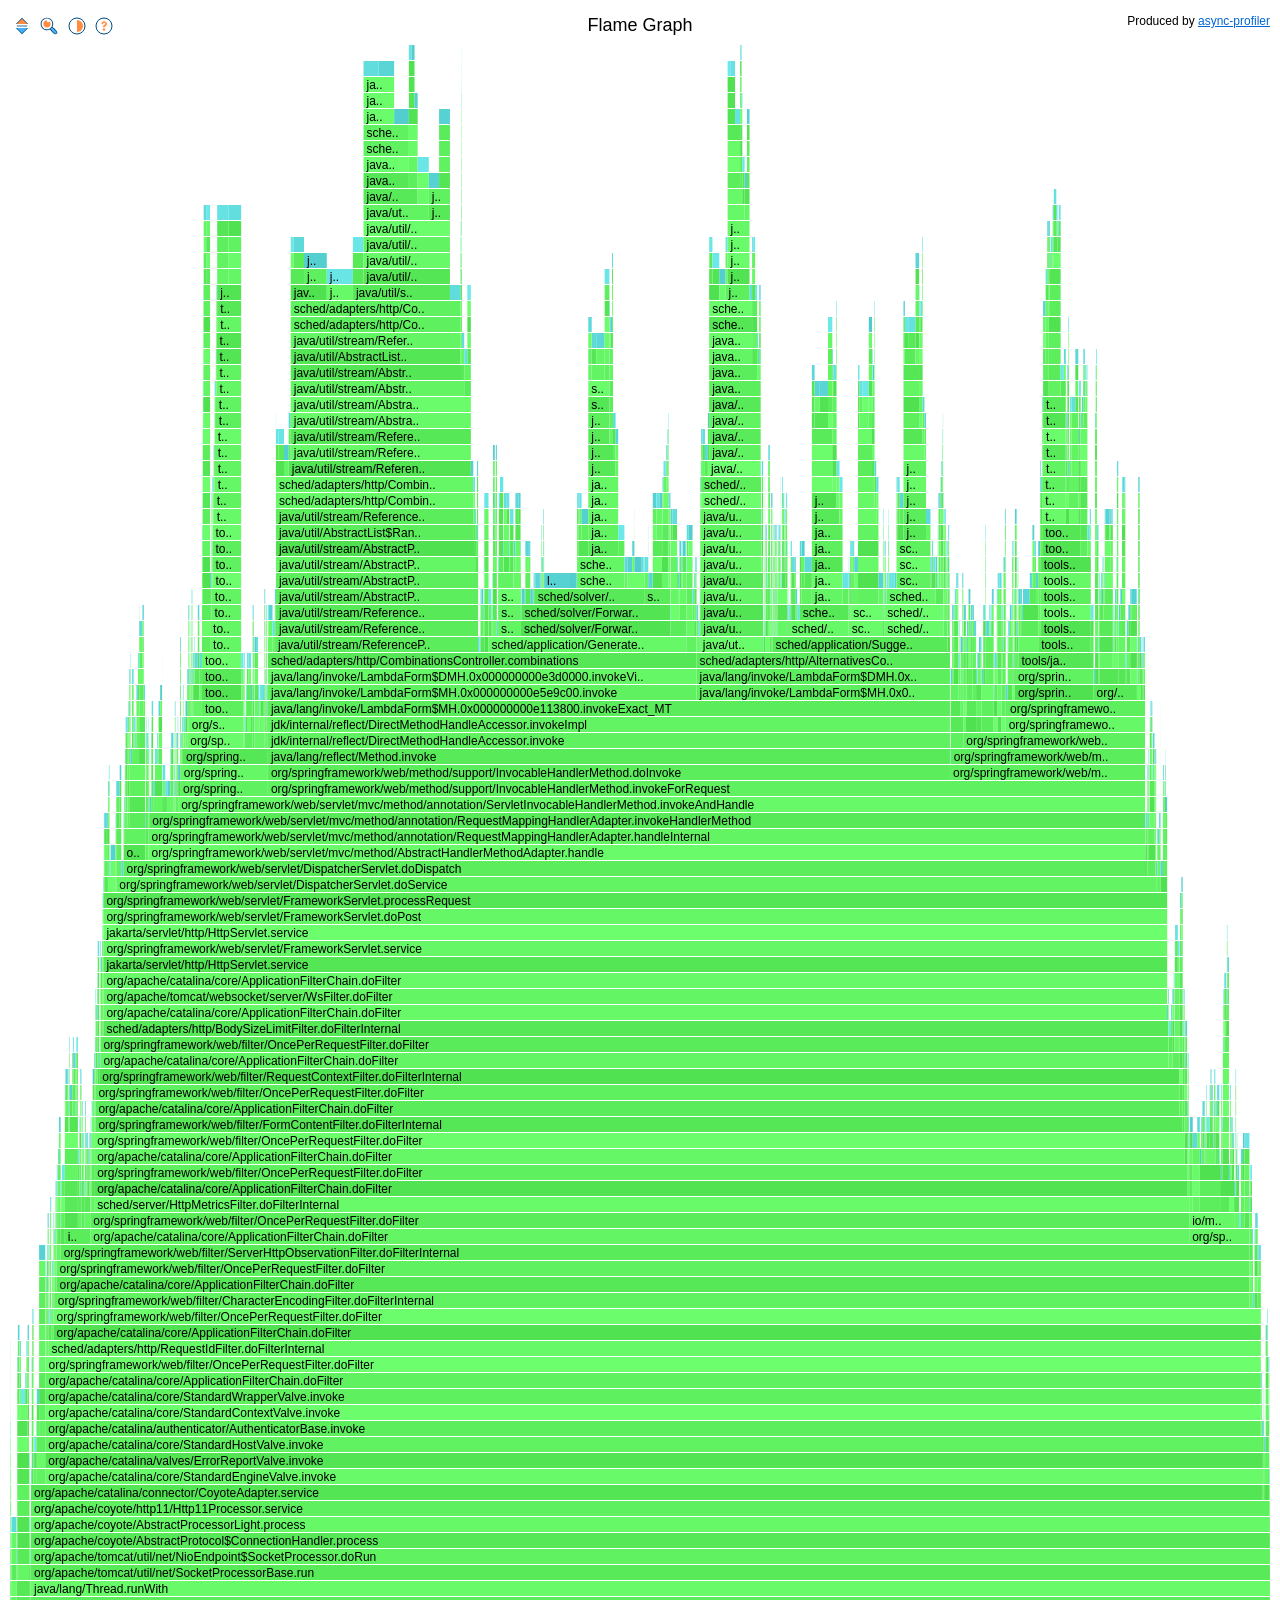
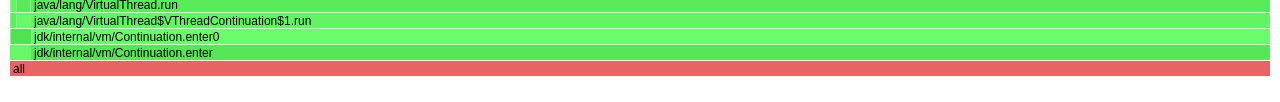
<file: bench/results/profile/sinjwt-4000_alloc.html>
<!DOCTYPE html>
<html lang='en'>
<head>
<meta charset='utf-8'>
<style>
	:root      {--bg: #ffffff; --fg: #000000; --hl-bg: #ffffe0; --hl-border: #ffc000; --link: #0366d6; --legend-bg: #ffffe0; --legend-border: #666666}
	:root.dark {--bg: #1e1e1e; --fg: #cccccc; --hl-bg: #3a3a00; --hl-border: #8a7000; --link: #58a6ff; --legend-bg: #333333; --legend-border: #888888}
	body {margin: 0; padding: 10px 10px 22px 10px; background-color: var(--bg); color: var(--fg)}
	h1 {margin: 5px 0 0 0; font-size: 18px; font-weight: normal; text-align: center}
	header {margin: -22px 0 6px 0}
	button {border: none; background: none; width: 24px; height: 24px; cursor: pointer; margin: 0; padding: 2px 0 0 0; text-align: center}
	button:hover {background-color: var(--hl-bg); outline: 1px solid var(--hl-border); border-radius: 4px}
	dl {margin: 0 4px 8px 4px}
	dt {margin: 1px; padding: 2px 0; font-weight: bold}
	dd {margin: 1px; padding: 2px 4px}
	dl.frames {float: left; width: 160px}
	dl.frames > dd {color: #000000}
	dl.hotkeys {clear: left; border-top: 1px solid var(--legend-border)}
	dl.hotkeys > dt {float: left; clear: left; width: 158px; margin-right: 4px; text-align: right}
	dl.hotkeys > dd {float: left}
	p {position: fixed; bottom: 0; margin: 0; padding: 2px 3px 2px 3px; outline: 1px solid var(--hl-border); display: none; overflow: hidden; white-space: nowrap; background-color: var(--hl-bg); color: var(--fg)}
	a {color: var(--link)}
	#legend {padding: 4px; border-radius: 4px; background: var(--legend-bg); border: 1px solid var(--legend-border); display: none}
	#hl {position: absolute; display: none; overflow: hidden; white-space: nowrap; pointer-events: none; background-color: var(--hl-bg); outline: 1px solid var(--hl-border); height: 15px}
	#hl span {padding: 0 3px 0 3px}
	#status {left: 0}
	#match {right: 0}
	#reset {cursor: pointer}
	#canvas {width: 100%; height: 1632px}
</style>
<script>
{
	let theme;
	try { theme = localStorage.getItem('flame-theme'); } catch (ignored) {}
	if (theme ? theme === 'dark' : matchMedia('(prefers-color-scheme: dark)').matches) {
		document.documentElement.classList.add('dark');
	}
}
</script>
</head>
<body style='font: 12px Verdana, sans-serif'>
<h1>Flame Graph</h1>
<header style='float: left'>
<button id='inverted' title='Invert (I)'><svg xmlns='http://www.w3.org/2000/svg' width='20' height='20' viewBox='0 0 392 392'><path d='M196,36 L316,156 L76,156 Z' fill='#004d80'/><path d='M196,356 L76,236 L316,236 Z' fill='#004d80'/><path d='M196,54 L298,156 L94,156 Z' fill='#ff8d40'/><path d='M196,338 L94,236 L298,236 Z' fill='#40b2ff'/><rect x='94' y='188' width='204' height='16' fill='#004d80'/></svg></button>
<button id='search' title='Search (Ctrl+F)'><svg xmlns='http://www.w3.org/2000/svg' width='20' height='20' viewBox='-39.3 -39.3 471.1 471.1'><circle cx='147.7' cy='147.8' r='125.9' fill='#fff'/><path fill='#40b2ff' d='M370.7 348.7c0 1.4-1.6 6.3-7.2 12.3-6.2 6.7-12.5 9.8-14.7 9.8h-.1c-19.5-1.6-62-43.2-109.6-106.8 9.2-7.2 17.5-15.5 24.6-24.6 63.6 47.6 105.2 90.2 106.8 109.6z'/><path fill='#ff8d40' d='M208.7 86.9l-14.5 14.5c-17.1 17.1-46.5 5-46.5-19.3V61.6c-49 0-88.4 40.8-86.1 90.2 2 43.9 38.1 80 82 82 49.5 2.3 90.2-37.2 90.2-86.1 0-23.7-9.6-45.2-25.1-60.8z'/><path fill='#004d80' d='M276.1 221c12.3-21.5 19.5-46.5 19.5-73.2C295.6 66.3 229.2.1 147.7.1S0 66.3 0 147.9s66.3 147.7 147.7 147.7c26.6 0 51.5-7.1 73.2-19.5 39.8 53.3 91.9 113.5 126.1 116.4 12.3.5 22.9-6.7 32.8-16.7 5.2-5.6 13.8-16.9 12.8-28.8-2.9-34.1-63.1-86.2-116.4-126.1zM147.7 273.8c-69.5 0-125.9-56.5-125.9-125.9S78.3 21.9 147.7 21.9 273.6 78.4 273.6 147.8s-56.4 126-125.9 126zm215.9 87.2c-6.2 6.7-12.4 9.8-14.7 9.8h-.1c-19.5-1.6-62-43.2-109.6-106.8 9.2-7.2 17.5-15.5 24.6-24.6 63.6 47.6 105.2 90.2 106.8 109.6 0 1.4-1.6 6.3-7.2 12.4z'/></svg></button>
<button id='darkmode' title='Toggle dark mode (D)'><svg xmlns='http://www.w3.org/2000/svg' width='20' height='20' viewBox='0 0 20 20'><path d='M10 4a6 6 0 0 1 0 12z' fill='#ff8d40'/><path d='M10 4a6 6 0 0 0 0 12z' fill='#ffffff'/><circle cx='10' cy='10' r='8' fill='none' stroke='#004d80'/></svg></button>
<button id='info'><svg xmlns='http://www.w3.org/2000/svg' width='20' height='20' viewBox='0 0 20 20'><circle cx='10' cy='10' r='8' stroke='#004d80' fill='none'/><path d='M10 5.5c-1.25 0-2.25 1-2.25 2.25H9a1.25 1.25 0 0 1 2.5 0c0 .65-.55 1-1 1.2-.7.35-1.25.85-1.25 1.8V11h1.5v-.25c0-.37.29-.65.68-.83.73-.34 1.32-.87 1.32-2.17 0-1.25-1.5-2.25-2.75-2.25' fill='#ff8d40' stroke='#ff8d40' stroke-width='.6' stroke-linecap='round' stroke-linejoin='round'/><circle cx='10' cy='13.5' r='1.2' fill='#ff8d40'/></svg></button>
</header>
<header style='float: right'>Produced by <a href='https://github.com/async-profiler/async-profiler'>async-profiler</a></header>
<div id='legend' style='position: absolute'>
<dl class='frames'>
	<dt>Frame types</dt>
	<dd style='background-color: #e17d00'>Kernel</dd>
	<dd style='background-color: #e15a5a'>Native</dd>
	<dd style='background-color: #c8c83c'>C++ (VM)</dd>
	<dd style='background-color: #50e150'>Java compiled</dd>
	<dd style='background-color: #cce880'>Java compiled by C1</dd>
	<dd style='background-color: #50cccc'>Inlined</dd>
	<dd style='background-color: #b2e1b2'>Interpreted</dd>
</dl>
<dl class='frames'>
	<dt>Allocation profile</dt>
	<dd style='background-color: #50cccc'>Allocated class</dd>
	<dd style='background-color: #e17d00'>Allocation outside TLAB</dd>
	<dt>Lock profile</dt>
	<dd style='background-color: #50cccc'>Lock class</dd>
	<dt>&nbsp;</dt>
	<dt>Search</dt>
	<dd style='background-color: #ee00ee'>Matches regexp</dd>
</dl>
<dl class='hotkeys'>
	<dt>Click frame</dt><dd>Zoom into frame</dd>
	<dt>Ctrl/Alt+Click</dt><dd>Remove stack</dd>
	<dt>0</dt><dd>Reset zoom</dd>
	<dt>I</dt><dd>Invert graph</dd>
	<dt>Ctrl+F</dt><dd>Search</dd>
	<dt>N</dt><dd>Next match</dd>
	<dt>Shift+N</dt><dd>Previous match</dd>
	<dt>Esc</dt><dd>Cancel search</dd>
</dl>
</div>
<canvas id='canvas'></canvas>
<div id='hl'><span></span></div>
<p id='status'></p>
<p id='match'>Matched: <span id='matchval'></span> <span id='reset' title='Clear'>&#x274c;</span></p>
<script>
	// Copyright The async-profiler authors
	// SPDX-License-Identifier: Apache-2.0
	'use strict';
	let root, px, pattern;
	let level0 = 0, left0 = 0, width0 = 0, d = 0;
	let nav = [], navIndex, matchval;
	let inverted = false;
	const U = undefined;
	const maxdiff = -1;
	const levels = Array(102);
	for (let h = 0; h < levels.length; h++) {
		levels[h] = [];
	}

	const canvas = document.getElementById('canvas');
	const c = canvas.getContext('2d');
	const hl = document.getElementById('hl');
	const status = document.getElementById('status');

	const canvasWidth = canvas.offsetWidth;
	const canvasHeight = canvas.offsetHeight;
	canvas.style.width = canvasWidth + 'px';
	canvas.width = canvasWidth * (devicePixelRatio || 1);
	canvas.height = canvasHeight * (devicePixelRatio || 1);
	if (devicePixelRatio) c.scale(devicePixelRatio, devicePixelRatio);
	c.font = document.body.style.font;

	const palette = [
		[0xb2e1b2, 20, 20, 20],
		[0x50e150, 30, 30, 30],
		[0x50cccc, 30, 30, 30],
		[0xe15a5a, 30, 40, 40],
		[0xc8c83c, 30, 30, 10],
		[0xe17d00, 30, 30,  0],
		[0xcce880, 20, 20, 20],
	];

	function getColor(p) {
		const v = Math.random();
		return '#' + (p[0] + ((p[1] * v) << 16 | (p[2] * v) << 8 | (p[3] * v))).toString(16);
	}

	function getDiffColor(diff) {
		if (diff === U) return '#ffdd33';
		if (diff === 0) return '#e0e0e0';
		const v = Math.round(128 * (maxdiff - Math.abs(diff)) / maxdiff) + 96;
		return diff > 0 ? 'rgb(255,' + v + ',' + v + ')' : 'rgb(' + v + ',' + v + ',255)';
	}

	function f(key, level, left, width, inln, c1, int) {
		levels[level0 = level].push({level, left: left0 += left, width: width0 = width || width0,
			color: maxdiff >= 0 ? getDiffColor(d) : getColor(palette[key & 7]),
			title: cpool[key >>> 3],
			details: (d ? (d > 0 ? ', +' : ', ') + d : '') + (int ? ', int=' + int : '') + (c1 ? ', c1=' + c1 : '') + (inln ? ', inln=' + inln : '')
		});
	}

	function u(key, width, inln, c1, int) {
		f(key, level0 + 1, 0, width, inln, c1, int)
	}

	function n(key, width, inln, c1, int) {
		f(key, level0, width0, width, inln, c1, int)
	}

	function samples(n) {
		return n === 1 ? '1 sample' : n.toString().replace(/\B(?=(\d{3})+(?!\d))/g, ',') + ' samples';
	}

	function pct(a, b) {
		return a >= b ? '100' : (100 * a / b).toFixed(2);
	}

	function findFrame(frames, x) {
		let left = 0;
		let right = frames.length - 1;

		while (left <= right) {
			const mid = (left + right) >>> 1;
			const f = frames[mid];

			if (f.left > x) {
				right = mid - 1;
			} else if (f.left + f.width <= x) {
				left = mid + 1;
			} else {
				return f;
			}
		}

		if (frames[left] && (frames[left].left - x) * px < 0.5) return frames[left];
		if (frames[right] && (x - (frames[right].left + frames[right].width)) * px < 0.5) return frames[right];

		return null;
	}

	function removeStack(left, width) {
		for (let h = 0; h < levels.length; h++) {
			const frames = levels[h], newFrames = [];
			for (let i = 0; i < frames.length; i++) {
				const f = frames[i];
				if (f.left >= left + width) {
					f.left -= width;
				} else if (f.left + f.width > left) {
					if ((f.width -= width) <= 0 && h) continue;
				}
				newFrames.push(f);
			}
			levels[h] = newFrames;
		}
	}

	function search(r) {
		if (r === true && (r = prompt('Enter regexp to search:', '')) === null) {
			return;
		}

		pattern = r ? RegExp(r) : undefined;
		const matched = render(root, nav = []);
		navIndex = -1;
		document.getElementById('matchval').textContent = matchval = pct(matched, root.width) + '%';
		document.getElementById('match').style.display = r ? 'inline-block' : 'none';
	}

	function render(newRoot, nav) {
		const bg = getComputedStyle(document.documentElement).getPropertyValue('--bg');

		if (root) {
			c.fillStyle = bg;
			c.fillRect(0, 0, canvasWidth, canvasHeight);
		}

		root = newRoot || levels[0][0];
		px = canvasWidth / root.width;

		const x0 = root.left;
		const x1 = x0 + root.width;
		const marked = [];

		function mark(f) {
			return marked[f.left] || (marked[f.left] = f);
		}

		function totalMarked() {
			let total = 0;
			let left = 0;
			Object.keys(marked).sort(function(a, b) { return a - b; }).forEach(function(x) {
				if (+x >= left) {
					const m = marked[x];
					if (nav) nav.push(m);
					total += m.width;
					left = +x + m.width;
				}
			});
			return total;
		}

		function drawFrame(f, y) {
			if (f.left < x1 && f.left + f.width > x0) {
				c.fillStyle = pattern && f.title.match(pattern) && mark(f) ? '#ee00ee' : f.color;
				c.fillRect((f.left - x0) * px, y, f.width * px, 15);

				if (f.width * px >= 21) {
					const chars = Math.floor(f.width * px / 7);
					const title = f.title.length <= chars ? f.title : f.title.substring(0, chars - 2) + '..';
					c.fillStyle = '#000000';
					c.fillText(title, Math.max(f.left - x0, 0) * px + 3, y + 12, f.width * px - 6);
				}

				if (f.level < root.level) {
					c.fillStyle = bg + '80';
					c.fillRect((f.left - x0) * px, y, f.width * px, 15);
				}
			}
		}

		for (let h = 0; h < levels.length; h++) {
			const y = inverted ? h * 16 : canvasHeight - (h + 1) * 16;
			const frames = levels[h];
			for (let i = 0; i < frames.length; i++) {
				drawFrame(frames[i], y);
			}
		}

		return totalMarked();
	}

	function unpack(cpool) {
		for (let i = 1; i < cpool.length; i++) {
			cpool[i] = cpool[i - 1].substring(0, cpool[i].charCodeAt(0) - 32) + cpool[i].substring(1);
		}
	}

	canvas.onmousemove = function() {
		const h = Math.floor((inverted ? event.offsetY : (canvasHeight - event.offsetY)) / 16);
		if (h >= 0 && h < levels.length) {
			const f = findFrame(levels[h], event.offsetX / px + root.left);
			if (f) {
				if (f !== root) getSelection().removeAllRanges();
				hl.style.left = (Math.max(f.left - root.left, 0) * px + canvas.offsetLeft) + 'px';
				hl.style.width = (Math.min(f.width, root.width) * px) + 'px';
				hl.style.top = ((inverted ? h * 16 : canvasHeight - (h + 1) * 16) + canvas.offsetTop) + 'px';
				hl.firstChild.textContent = f.title;
				hl.style.display = 'block';
				canvas.title = f.title + '\n(' + samples(f.width) + f.details + ', ' + pct(f.width, levels[0][0].width) + '%)';
				canvas.style.cursor = 'pointer';
				canvas.onclick = function() {
					if ((event.altKey || event.ctrlKey) && h >= root.level && h > 0) {
						removeStack(f.left, f.width);
						root.width > f.width ? render(root) : render();
					} else if (f !== root) {
						render(f);
					}
					canvas.onmousemove();
				};
				status.textContent = 'Function: ' + canvas.title;
				status.style.display = 'inline-block';
				return;
			}
		}
		canvas.onmouseout();
	}

	canvas.onmouseout = function() {
		hl.style.display = 'none';
		status.style.display = 'none';
		canvas.title = '';
		canvas.style.cursor = '';
		canvas.onclick = null;
	}

	canvas.ondblclick = function() {
		getSelection().selectAllChildren(hl);
	}

	document.getElementById('inverted').onclick = function() {
		inverted = !inverted;
		render();
	}

	document.getElementById('search').onclick = function() {
		search(true);
	}

	document.getElementById('reset').onclick = function() {
		search(false);
	}

	document.getElementById('darkmode').onclick = function() {
		const theme = document.documentElement.classList.toggle('dark') ? 'dark' : 'light';
		try { localStorage.setItem('flame-theme', theme); } catch (ignored) {}
		render(root);
	}

	const btnInfo = document.getElementById('info');
	const legend = document.getElementById('legend');

	btnInfo.onmouseover = function() {
		legend.style.left = (btnInfo.offsetLeft + 24) + 'px';
		legend.style.top = (btnInfo.offsetTop + 24) + 'px';
		legend.style.display = 'block';
	}

	btnInfo.onmouseout = function() {
		legend.style.display = 'none';
	}

	window.onkeydown = function(event) {
		if ((event.ctrlKey || event.metaKey) && event.key === 'f') {
			event.preventDefault();
			search(true);
			return false;
		} else if (event.key === 'Escape') {
			search(false);
		} else if ((event.key === 'n' || event.key === 'N') && nav.length > 0) {
			navIndex = (navIndex + (event.shiftKey ? nav.length - 1 : 1)) % nav.length;
			render(nav[navIndex]);
			document.getElementById('matchval').textContent = matchval + ' (' + (navIndex + 1) + ' of ' + nav.length + ')';
			window.scroll(0, inverted ? root.level * 16 : canvasHeight - (root.level + 1) * 16);
			canvas.onmousemove();
			return false;
		} else if (event.key === 'i') {
			canvas.onmouseout();
			document.getElementById('inverted').onclick();
			return false;
		} else if (event.key === 'd') {
			document.getElementById('darkmode').onclick();
			return false;
		} else if (event.key === '0') {
			canvas.onmouseout();
			root = levels[0][0];
			search(false);
			return false;
		}
	}

const cpool = [
'all',
' boolean[]',
'!yte[]',
' ch/qos/logback/classic/util/LogbackMDCAdapter.nullifyReadOnlyThreadLocalMap',
'Nput',
'"ar[]',
'!om/sun/management/GarbageCollectionNotificationInfo.<init>',
'Ufrom',
'4cInfo.<init>',
':from',
'3internal/GarbageCollectionNotifInfoCompositeData.getCompositeData',
'gGcInfo',
'dtoCompositeData',
'JorExtImpl.createGCNotification',
'=cInfoCompositeData.getCompositeData',
'SMemoryUsageAfterGc',
'^BeforeGc',
'PtoCompositeData',
' int[]',
'%[]',
'!o.micrometer.common.ImmutableKeyValue',
'5KeyValue[]',
'=s',
'>$ArrayIterator',
'0re.instrument.ImmutableTag',
'>Meter$Id',
'>Tag[]',
'As',
'?imer$Sample',
'>internal.DefaultLongTaskTimer$SampleImpl',
'.observation.SimpleObservation',
'K$SimpleScope',
'"/micrometer/common/KeyValue.of',
'=s.and',
'?iterator',
'?of',
'?toKeyValues',
'0re/instrument/MeterRegistry$More.longTaskTimer',
'K.timer',
'>Tag.of',
'As.of',
'CtoTags',
'?imer.start',
'>binder/jvm/JvmGcMetrics$GcMetricsNotificationListener.handleNotification',
'LHeapPressureMetrics$$Lambda.0x000000000e5178a8.handleNotification',
'_.lambda$monitor$0',
'>internal/DefaultLongTaskTimer$SampleImpl.stop',
'[.start',
'>observation/DefaultMeterObservationHandler.createTags',
'ionStart',
'mop',
'.observation/Observation$Context.<init>',
'NaddHighCardinalityKeyValue',
'hs',
'QLowCardinalityKeyValue',
'gs',
'NgetLowCardinalityKeyValues',
'Nput',
'NsetParentFromCurrentObservation',
'E.createNotStarted',
'EHandler$FirstMatchingCompositeObservationHandler.onStart',
'zop',
':SimpleObservation$$Lambda.0x000000000e5908a0.accept',
'K.<init>',
'LgetHandlersFromConfig',
'Llambda$notifyOnObservationStopped$0',
'LnotifyOnObservationStarted',
'aopped',
'LopenScope',
'Lstart',
'Nop',
'KRegistry._getCurrentObservation',
'TgetCurrentObservation',
':docs/ObservationDocumentation.observation',
':transport/ReceiverContext.<init>',
'FquestReplyReceiverContext.<init>',
'#nats/client/impl/NatsConnectionReader.grabNextMessageLineElement',
'IparseProtocolMessage',
'Irun',
' jakarta/servlet/ServletRequestWrapper.getInputStream',
'IRemoteAddr',
'FremoveAttribute',
'FsetAttribute',
'0http/HttpServlet.service',
'@RequestWrapper.getHeader',
'Xs',
'SttpServletMapping',
'"va.io.PushbackInputStream',
'%lang.Class[]',
'*Integer',
'*Long',
'*Object',
'0[]',
'*String',
'0Builder',
'0[]',
'*ThreadLocal$ThreadLocalMap',
'D$Entry',
'J[]',
'*VirtualThread',
'7$$Lambda.0x000000000e44bbd0',
'8VThreadContinuation',
'K$1',
'*invoke.BoundMethodHandle$Species_L',
'1LambdaFormEditor',
'1MethodType',
'*management.MemoryUsage',
'@[]',
'*reflect.Parameter[]',
'%net.Inet4Address',
'&io.HeapByteBuffer',
')channels.SelectionKey[]',
'%time.Duration',
'*Instant',
'%util.AbstractList$RandomAccessSpliterator',
'+rrayDeque',
'/List',
'3$ArrayListSpliterator',
'4Itr',
'/s$ArrayList',
'*Collections$2',
'6ReverseComparator2',
'6UnmodifiableMap',
'BRandomAccessList',
',mparator$$Lambda.0x000000000e2785e0',
'I451be0',
'*HashMap',
'1$KeyIterator',
'5Set',
'2Node',
'6[]',
'.Set',
'*ImmutableCollections$List12',
'CItr',
'CN',
'*LinkedHashMap',
'7$Entry',
'8LinkedValues',
'4Set',
'*PriorityQueue',
'*TreeMap',
'1$Entry',
'2KeyIterator',
'5Set',
'2Values',
'*concurrent.ConcurrentHashMap',
'F$KeyIterator',
'GNode',
'K[]',
'GValueIterator',
'LsView',
'?LinkedDeque$Node',
'?SkipListMap$Index',
'KNode',
'5ForkJoinTask$RunnableExecuteAction',
'5Semaphore',
'5atomic.AtomicBoolean',
'BReference',
'5locks.AbstractQueuedSynchronizer$ConditionObject',
';ReentrantLock',
'H$NonfairSync',
'DReadWriteLock$Sync$HoldCounter',
'*stream.MatchOps$1MatchSink',
'1Nodes$FixedNodeBuilder',
'1ReduceOps$CountingSink$OfRef',
'3ferencePipeline$2',
'D$1',
'C3',
'D$1',
'C5',
'CHead',
'$/io/FilterInputStream.read',
'.OutputStream.<init>',
'(PushbackInputStream.<init>',
'<read',
'%lang/AbstractStringBuilder.<init>',
'@append',
'@ensureCapacityNewCoder',
'NSameCoder',
'*BaseVirtualThread.<init>',
'*Class.getInterfaces',
'*InheritableThreadLocal.createMap',
',teger.toString',
'2valueOf',
'*Long.toHexString',
'1UnsignedString0',
'/valueOf',
'*String$$StringConcat.0x000000000e044800.concat',
'K31c400.concat',
'0.<init>',
'1newStringNoRepl',
'@1',
'1replace',
'1substring',
'1toCharArray',
'3LowerCase',
'3UpperCase',
'0Builder.<init>',
'8append',
'8toString',
'0ConcatHelper.doConcat',
'=newArray',
'EWithSuffix',
'=simpleConcat',
'0Latin1.newString',
'7replace',
'7toChars',
'9LowerCase',
'9UpperCase',
'0UTF16.compress',
'+ystem$1.uncheckedNewStringNoRepl',
'*Thread.<init>',
'1run',
'4With',
'0Builders$BaseThreadBuilder.nextThreadName',
'9VirtualThreadBuilder.start',
'Nunstarted',
'8.newVirtualThread',
'0Local$ThreadLocalMap.<init>',
'Eset',
'5.createMap',
'6get',
'6set',
'9InitialValue',
'*VirtualThread$VThreadContinuation$1.run',
'K.<init>',
'Lwrap',
'7.<init>',
'8externalSubmitRunContinuationOrThrow',
'8run',
'8start',
'9ubmitRunContinuation',
'*invoke/BoundMethodHandle$Species_L.copyWith',
'B.editor',
'1DelegatingMethodHandle$Holder.reinvoke_L',
'2irectMethodHandle$Holder.invokeSpecial',
'Rtatic',
'KnewInvokeSpecial',
'C.allocateInstance',
'1Invokers$Holder.invokeExact_MT',
'AlinkToTargetMethod',
'9.spreadInvoker',
'1LambdaForm$DMH.0x000000000e0b0400.invokeInterface',
'N1000.newInvokeSpecial',
'L224000.newInvokeSpecial',
'L324c00.newInvokeSpecial',
'Md0000.invokeVirtual',
'L5c4000.newInvokeSpecial',
'Me0800.newInvokeSpecial',
'<MH.0x000000000e044c00.invoke',
'M5000.invoke',
'K113800.invokeExact_MT',
'K224400.linkToTargetMethod',
'Lec400.invoke',
'K5c4800.invoke',
'Ldd000.invoke',
'Le0c00.linkToTargetMethod',
'M1400.invoke',
'N800.invoke',
'M2800.invoke',
'M3400.invoke',
'M9800.invoke',
'Nc00.invoke',
'Mc000.invoke',
'N400.invoke',
'Md000.invoke',
'Mf000.invoke',
'Nc00.invoke',
';.editor',
';Editor.lambdaFormEditor',
'1MethodHandle.asSpreader',
'>invokeWithArguments',
'7Type.dropParameterTypes',
'<insertParameterTypes',
'<makeImpl',
'=ethodType',
'<replaceParameterTypes',
'*management/MemoryUsage.from',
'*reflect/Array.newInstance',
'2Executable.getParameters',
'2Method.getParameterTypes',
'9invoke',
'%net/Inet4Address.getHostAddress',
'6numericToTextFormat',
'&io/ByteBuffer.allocate',
')CharBuffer.allocate',
')HeapByteBuffer.<init>',
'8duplicate',
'8slice',
'-CharBuffer.<init>',
')channels/SocketChannel.<init>',
'2spi/AbstractInterruptibleChannel.close',
'>SelectableChannel.<init>',
'PimplCloseChannel',
',rset/Charset.decode',
'8Decoder.decode',
'8Encoder.encode',
'%security/MessageDigest$Delegate.engineDigest',
';.digest',
'.SecureRandom.nextBytes',
'%time/Clock.currentInstant',
'*Duration.create',
'3ofNanos',
'*Instant.create',
'2now',
'2ofEpochSecond',
'%util/AbstractCollection.addAll',
'2List$RandomAccessSpliterator.forEachRemaining',
'+rrayDeque$DescendingIterator.forEachRemaining',
'4.<init>',
'/List$ArrayListSpliterator.forEachRemaining',
'3.<init>',
'4add',
'7All',
'4forEach',
'4grow',
'4iterator',
'4spliterator',
'4toArray',
'/s.asList',
'1copyOf',
'7Range',
'1sort',
'*Collection.stream',
'4s$2.forEachRemaining',
'8tryAdvance',
'6UnmodifiableCollection$1.<init>',
'L.iterator',
'BMap.forEach',
'5.list',
'6reverseOrder',
'6singletonSpliterator',
'6unmodifiableList',
'BMap',
',mparableTimSort.<init>',
'<sort',
'1tor.comparingLong',
'5reversed',
'5thenComparing',
'*DualPivotQuicksort.sort',
'*HashMap$KeySet.iterator',
'1.keySet',
'2merge',
'2newHashMap',
'5Node',
'2put',
'5IfAbsent',
'5Val',
'2resize',
'.Set.<init>',
'2add',
'2iterator',
'2toArray',
'*ImmutableCollections$AbstractImmutableList.iterator',
'@ccess$1.listFromTrustedArrayNullsAllowed',
'?List12.spliterator',
'>.listCopy',
'CFromArray',
'GTrustedArrayNullsAllowed',
'*LinkedHashMap.forEach',
'8newNode',
'8sequencedValues',
'8values',
'4Set.<init>',
',st.copyOf',
'/of',
'/spliterator',
'*PriorityQueue.<init>',
'8toArray',
'*TreeMap$KeySet.iterator',
'1.addEntry',
'2keyIterator',
'5Set',
'2navigableKeySet',
'2put',
'2values',
'.Set.iterator',
'*UUID.randomUUID',
'/toString',
'*concurrent/ConcurrentHashMap$CollectionView.toArray',
'GKeySetView.add',
'Riterator',
'GValuesView.iterator',
'F.get',
'GinitTable',
'Gput',
'JVal',
'Gvalues',
'?LinkedDeque.linkLast',
'KnewNode',
'KofferLast',
'?SkipListMap.doPut',
'MRemove',
'KputIfAbsent',
'Kremove',
'KunlinkNode',
'GSet.add',
'Kremove',
'7pyOnWriteArrayList.toArray',
'5Executors$RunnableAdapter.call',
'5ForkJoinPool.execute',
'6utureTask.run',
'CAndReset',
'5LinkedBlockingDeque.<init>',
'5ScheduledThreadPoolExecutor$ScheduledFutureTask.run',
'5ThreadPoolExecutor$Worker.run',
'G.runWorker',
'5locks/AbstractQueuedLongSynchronizer.acquireShared',
';ReentrantLock$Sync.newCondition',
'H.<init>',
'InewCondition',
'DReadWriteLock$ReadLock.lock',
'RSync$ThreadLocalHoldCounter.initialValue',
'V.tryAcquireShared',
'*stream/AbstractPipeline.copyInto',
'Bevaluate',
'JToArrayNode',
'BwrapAndCopyInto',
'FSink',
'1MatchOps$$Lambda.0x800000004.get',
':MatchOp.evaluateSequential',
'9.lambda$makeRef$0',
'1Nodes$ArrayNode.<init>',
'7FixedNodeBuilder.<init>',
'6.builder',
'1ReduceOps$5.evaluateSequential',
'=makeSink',
';ReduceOp.evaluateSequential',
'3ferencePipeline$$Lambda.0x000000000e00ab20.apply',
'C2$1.accept',
'D.opWrapSink',
'C3$1.accept',
'D.opWrapSink',
'B.anyMatch',
'Ccount',
'Cfilter',
'Clambda$toArray$0',
'CmakeNodeBuilder',
'Ep',
'FToLong',
'CnoneMatch',
'CtoArray',
'EList',
'1StreamSupport.stream',
'$x/management/ObjectName.<init>',
'<addProperty',
'<construct',
'<getInstance',
'1openmbean/CompositeDataSupport.<init>',
'PmakeMap',
'DType.isAssignableFrom',
'KValue',
';TabularDataSupport.checkValueAndIndex',
'NinternalCalculateIndex',
'VPut',
'Nput',
'!dk/internal/misc/Unsafe.allocateInstance',
'AUninitializedArray',
'-reflect/DirectMethodHandleAccessor.invoke',
'VImpl',
'-vm/Continuation.enter',
'B0',
'0ThreadContainer.add',
'?s$RootContainer$TrackingRootContainer.onStart',
' long[]',
'&[]',
'([]',
' no_Java_frame',
' org.apache.catalina.connector.CoyoteInputStream',
'DOutputStream',
'>RequestFacade',
'@sponseFacade',
'6re.ApplicationMapping$MappingImpl',
'4util.ParameterMap',
'+tomcat.util.buf.CharsetHolder',
'7http.ValuesEnumerator',
'<parser.Host$MessageBytesReader',
'7net.NioChannel',
'>Endpoint$PollerEvent',
'GSocketProcessor',
';SocketBufferHandler',
'$springframework.beans.BeanWrapperImpl',
':TypeConverterDelegate',
'4context.event.AbstractApplicationEventMulticaster$ListenerCacheKey',
'<i18n.SimpleLocaleContext',
'6re.ResolvableType',
'G$DefaultVariableResolver',
'9SerializableTypeWrapper$MethodParameterTypeProvider',
'9annotation.AnnotatedMethod$$Lambda.0x000000000e4c3538',
'TReturnValueMethodParameter',
'DTypeMappedAnnotations',
'Y$MergedAnnotationFinder',
'9convert.TypeDescriptor',
'O$$Lambda.0x000000000e3d9448',
'4http.HttpHeaders',
'9MediaType',
'B$$Lambda.0x000000000e4cf150',
'9server.DefaultPathContainer',
'T$DefaultPathSegment',
'GRequestPath',
'@ServletRequestHeadersAdapter',
'\\$RequestHeaderOverrideWrapper',
'IsponseHeadersAdapter',
'GServerHttpRequest',
'Ssponse',
'@observation.ServerRequestObservationContext',
'4ui.ModelMap$$Lambda.0x000000000e58d0c0',
'5til.LinkedCaseInsensitiveMap',
'Q$1',
'?MultiValueMap',
'9MimeType$$Lambda.0x000000000e4f1880',
':ultiValueMapAdapter',
'9StreamUtils$NonClosingInputStream',
'HFlushingOutputStream',
'4validation.BeanPropertyBindingResult',
'?DataBinder$ExtendedTypeConverter',
'@efaultBindingErrorProcessor',
'FMessageCodesResolver',
'?support.BindingAwareModelMap',
'4web.bind.support.BindParamNameResolver',
'ESimpleSessionStatus',
'8context.request.ServletRequestAttributes',
'Hasync.StandardServletAsyncWebRequest',
'l$LifecycleHttpServletResponse',
'vServletOutputStream',
'NWebAsyncManager',
']$$Lambda.0x000000000e589e80',
'@support.ServletRequestHandledEvent',
'8method.annotation.SessionAttributesHandler$$Lambda.0x000000000e590660',
'?support.HandlerMethodArgumentResolverComposite',
'GModelAndViewContainer',
'8servlet.DispatcherServlet$$Lambda.0x000000000e583550',
'@FlashMap',
'ArameworkServlet$RequestBindingInterceptor',
'@HandlerExecutionChain',
'@handler.AbstractHandlerMethodMapping$Match',
'@mvc.method.RequestMappingInfo',
'Kannotation.AbstractMessageConverterMethodArgumentResolver$EmptyBodyCheckingHttpInputMessage',
'tProcessor$$Lambda.0x000000000e5cd278',
'VRequestMappingHandlerAdapter$$Lambda.0x000000000e58a0b0',
'0000000e58b428',
'0000000e58b880',
'VServletInvocableHandlerMethod',
']RequestDataBinderFactory',
'@support.ExtendedServletRequestDataBinder',
'8util.pattern.PathPattern$MatchingContext',
'#/apache/catalina/authenticator/AuthenticatorBase.invoke',
'4connector/CoyoteAdapter.postParseRequest',
'Lservice',
'DInputStream.read',
'>InputBuffer.checkByteBufferEof',
'JreadByte',
'MlReadBytes',
'>OutputBuffer.close',
'KdoFlush',
'KflushByteBuffer',
'>Request.getContentType',
'IHeader',
'Os',
'JttpServletMapping',
'IInputStream',
'ILocale',
'IRemoteAddr',
'Kquest',
'PURI',
'FnotifyAttributeAssigned',
'URemoved',
'FparseLocales',
'Frecycle',
'HmoveAttribute',
'FsetAttribute',
'ICharacterEncoding',
'EFacade.getContentType',
'OHeader',
'Us',
'PttpServletMapping',
'OInputStream',
'OLocale',
'ORemoteAddr',
'QquestURI',
'LremoveAttribute',
'LsetAttribute',
'OCharacterEncoding',
'@sponse.finishResponse',
'GgetOutputStream',
'JResponse',
'FFacade.getOutputStream',
'6re/ApplicationFilterChain.doFilter',
'DMapping.getHttpServletMapping',
'9StandardContext.fireRequestDestroyEvent',
'TInitEvent',
'IgetApplicationEventListeners',
'HValve.invoke',
'AEngineValve.invoke',
'AHostValve.invoke',
'AWrapperValve.invoke',
'4mapper/Mapper.internalMap',
'MWrapper',
'Bmap',
'4util/ParameterMap.<init>',
'4valves/ErrorReportValve.invoke',
',oyote/AbstractProcessor.action',
'DparseHost',
'CLight.process',
'=tocol$$Lambda.0x000000000e52f468.run',
'CConnectionHandler.process',
'B.lambda$startAsyncTimeout$0',
'2Request.action',
':doRead',
':getContentType',
'=Header',
':markStartTime',
':recycle',
'4sponse.action',
';commit',
'2http11/Http11InputBuffer$SocketInputBuffer.doRead',
'J.doRead',
'KnextRequest',
'KparseRequestLine',
'?OutputBuffer.sendHeader',
'Lwrite',
'?Processor.prepareRequest',
'Rsponse',
'Iservice',
'IwriteHeaders',
'9filters/IdentityInputFilter.doRead',
'+tomcat/util/buf/B2CConverter.getCharset',
'<yteChunk.toString',
'MInternal',
';CharChunk.toString',
'MInternal',
'?setHolder.getInstance',
';MessageBytes.toBytes',
'JString',
'PType',
';StringCache.toString',
'7compat/Jre21Compat.threadBuilderStart',
'7http/MimeHeaders.getHeader',
'Hvalues',
'<parser/Host.parse',
'DttpParser.readDigits',
'RHostDomainName',
'RInteger',
'NvalidatePort',
'7net/AbstractEndpoint.processSocket',
'<cceptor.run',
';NioChannel.close',
'>Endpoint$NioSocketWrapper.<init>',
'XdoClose',
'XpopulateRemoteAddr',
'XregisterReadInterest',
'GPoller.add',
'NcreatePollerEvent',
'NprocessKey',
'Nrun',
'GSocketProcessor.doRun',
'F.createChannel',
'MSocketProcessor',
'GserverSocketAccept',
'ItSocketOptions',
';SocketBufferHandler.<init>',
'AProcessorBase.run',
'AWrapperBase.<init>',
'Mclose',
'MgetRemoteAddr',
';WriteBuffer.<init>',
'7threads/TaskThread$WrappingRunnable.run',
'?VirtualThreadExecutor.execute',
'2websocket/server/WsFilter.doFilter',
'$slf4j/MDC.put',
'%pringframework/beans/AbstractNestablePropertyAccessor.<init>',
'[setWrappedInstance',
':BeanWrapperImpl.<init>',
'JsetWrappedInstance',
':PropertyAccessorFactory.forBeanPropertyAccess',
':SimpleTypeConverter.<init>',
':TypeConverterSupport.convertIfNecessary',
'4context/event/AbstractApplicationEventMulticaster$CachedListenerRetriever.getApplicationListeners',
'fListenerCacheKey.hashCode',
'e.getApplicationListeners',
'BSimpleApplicationEventMulticaster.multicastEvent',
'<i18n/LocaleContextHolder.getLocaleContext',
'UsetLocale',
'<support/AbstractApplicationContext.publishEvent',
'6re/Conventions.getVariableNameForParameter',
'9MethodParameter.getParameterName',
'9PrioritizedParameterNameDiscoverer.getParameterNames',
'9ResolvableType.asVariableResolver',
'HforClass',
'KInstance',
'KMethodParameter',
'KType',
'9SerializableTypeWrapper$MethodParameterTypeProvider.<init>',
':tandardReflectionParameterNameDiscoverer.getParameterNames',
'9annotation/AnnotatedMethod$AnnotatedMethodParameter.hasMethodAnnotation',
'S.getMethodAnnotation',
'WReturnValueType',
'ThasMethodAnnotation',
'KionUtils.findAnnotation',
'NsScanner.process',
'^Class',
'cHierarchy',
'Wscan',
'DMergedAnnotations.from',
'DTypeMappedAnnotations.from',
'Zget',
'Zscan',
'9convert/TypeDescriptor.<init>',
'4http/HttpHeaders.getContentLength',
'OType',
'HFirst',
'Eset',
'HContentType',
'9MediaType.<init>',
'CparseMediaType',
'9converter/AbstractHttpMessageConverter.addDefaultHeaders',
'KJacksonHttpMessageConverter.read',
'kJavaType',
'gwriteInternal',
'KSmartHttpMessageConverter.write',
'9server/DefaultPathContainer$DefaultPathSegment.from',
'T.<init>',
'UcreateFromUrlPath',
'UdecodeAndParsePathSegment',
'GRequestPath.<init>',
'@PathContainer.parsePath',
'@RequestPath.parse',
'@ServletRequestHeadersAdapter$RequestHeaderOverrideWrapper.getFirst',
'zinitOverrideMap',
'zset',
'\\.create',
']getFirst',
'GServerHttpRequest.getBody',
'\\Headers',
'Ssponse.<init>',
'ZgetBody',
'@observation/DefaultServerRequestObservationConvention.getContextualName',
'yHighCardinalityKeyValues',
'yLowCardinalityKeyValues',
'vhttpUrl',
'vmethod',
'vstatus',
'vuri',
'LServerRequestObservationContext.<init>',
'4ui/ExtendedModelMap.addAttribute',
'HmergeAttributes',
'7ModelMap.addAttribute',
'@mergeAttributes',
'5til/ClassUtils.getShortName',
'PAsProperty',
':ollectionUtils.newHashMap',
'LLinkedHashMap',
'ItoMultiValueMap',
'9LinkedCaseInsensitiveMap.<init>',
'RconvertKey',
'RforEach',
'Rget',
'Rput',
'?MultiValueMap.<init>',
'9MimeType$$Lambda.0x000000000e48f7a8.accept',
'Wf1880.accept',
'A.<init>',
'BappendTo',
'BcreateParametersMap',
'Blambda$appendTo$0',
'IcreateParametersMap$0',
'BtoString',
':ultiValueMapAdapter.getFirst',
'Nset',
'9StreamUtils$NonClosingOutputStream.<init>',
'HFlushingOutputStream.<init>',
'D.nonClosing',
'HFlushing',
'<ingUtils.changeFirstCharacterCase',
'EtoStringArray',
'EuncapitalizeAsProperty',
'4validation/AbstractBindingResult.<init>',
'GErrors.<init>',
'GPropertyBindingResult.<init>',
']initConversion',
'?BeanPropertyBindingResult.<init>',
'YcreateBeanWrapper',
'YgetPropertyAccessor',
'?DataBinder$ExtendedTypeConverter.<init>',
'I.<init>',
'JconvertIfNecessary',
'KreateBeanPropertyBindingResult',
'JgetBindingResult',
'MInternalBindingResult',
'MSimpleTypeConverter',
'MTypeConverter',
'?annotation/ValidationAnnotationUtils.determineValidationHints',
'?support/BindingAwareModelMap.put',
'4web/accept/ContentNegotiationManager.resolveMediaTypes',
'?HeaderContentNegotiationStrategy.resolveMediaTypes',
'8bind/ServletRequestDataBinder.<init>',
'=WebDataBinder.<init>',
'=support/DefaultDataBinderFactory.createBinder',
'jInternal',
'8context/request/AbstractRequestAttributes.<init>',
'bexecuteRequestDestructionCallbacks',
'brequestCompleted',
'HRequestContextHolder.setRequestAttributes',
'HServletRequestAttributes.<init>',
'OWebRequest.<init>',
'ZgetHeaderValues',
'Hasync/StandardServletAsyncWebRequest$LifecycleHttpServletResponse.getOutputStream',
'l.<init>',
'maddCompletionHandler',
'NWebAsyncManager.<init>',
'^registerCallableInterceptor',
'^setAsyncWebRequest',
'VUtils.createAsyncWebRequest',
'\\getAsyncManager',
'8filter/CharacterEncodingFilter.doFilterInternal',
'?FormContentFilter.doFilterInternal',
'QparseIfNecessary',
'QshouldParse',
'?OncePerRequestFilter.doFilter',
'TgetAlreadyFilteredAttributeName',
'?RequestContextFilter.doFilterInternal',
'TinitContextHolders',
'?ServerHttpObservationFilter.createOrFetchObservation',
'[doFilterInternal',
'8method/annotation/AbstractNamedValueMethodArgumentResolver.convertIfNecessary',
'sresolveArgument',
'JModelAttributeMethodProcessor.supportsReturnType',
'OFactory.initModel',
'WupdateModel',
'JSessionAttributesHandler.storeAttributes',
'?support/HandlerMethodArgumentResolverComposite.<init>',
'nresolveArgument',
'TReturnValueHandlerComposite.handleReturnValue',
'pselectHandler',
'GInvocableHandlerMethod.<init>',
'^doInvoke',
'^getMethodArgumentValues',
'^invokeForRequest',
'GModelAndViewContainer.<init>',
']addAttribute',
']mergeAttributes',
'8servlet/DispatcherServlet.buildLocaleContext',
'RdoDispatch',
'TService',
'RgetHandler',
'\\Adapter',
'@FlashMap.<init>',
'ArameworkServlet.buildRequestAttributes',
'QdoPost',
'QprocessRequest',
'RublishRequestHandledEvent',
'Qservice',
'@HandlerExecutionChain.<init>',
'VaddInterceptor',
'WpplyPreHandle',
'@handler/AbstractHandlerMapping.getHandler',
'iExecutionChain',
'_initApiVersion',
'XethodMapping.addMatchingMappings',
'egetHandlerInternal',
'ehandleMatch',
'elookupHandlerMethod',
'HConversionServiceExposingInterceptor.preHandle',
'@mvc/condition/PathPatternsRequestCondition.getMatchingCondition',
'Dmethod/AbstractHandlerMethodAdapter.handle',
'KRequestMappingInfo.getMatchingCondition',
']HandlerMapping.extractMatchDetails',
'lgetHandlerInternal',
'oMatchingMapping',
'lhandleMatch',
'Kannotation/AbstractMessageConverterMethodArgumentResolver$EmptyBodyCheckingHttpInputMessage.<init>',
'olver.createInputMessage',
'olver.readWithMessageConverters',
'olver.validateIfApplicable',
'tProcessor.addContentDispositionHeader',
'~createOutputMessage',
'~determineCompatibleMediaTypes',
'~getAcceptableMediaTypes',
'etProducibleMediaTypes',
'~writeWithMessageConverters',
'VJsonViewResponseBodyAdvice.supports',
'VRequestMappingHandlerAdapter.createDataBinderFactory',
'yInvocableHandlerMethod',
'sgetDataBinderFactory',
'vModelAndView',
'{Factory',
'vSessionAttributesHandler',
'shandleInternal',
'sinvokeHandlerMethod',
']ResponseBodyAdviceChain.afterBodyRead',
'ubeforeBodyRead',
'Write',
'udetermineReadHints',
'~WriteHints',
'ugetMatchingAdvice',
'uprocessBody',
'iMethodProcessor.handleReturnValue',
'yreadWithMessageConverters',
'{solveArgument',
'VServletInvocableHandlerMethod.<init>',
'tinvokeAndHandle',
']RequestDataBinderFactory.createBinderInstance',
'@resource/ResourceUrlProviderExposingInterceptor.preHandle',
'@support/ExtendedServletRequestDataBinder.<init>',
'8util/ServletRequestPathUtils$ServletRequestPath.parse',
'T.getServletPathPrefix',
'UparseAndCache',
'UsetParsedRequestPath',
'=pattern/PathPattern.matchAndExtract',
'Ves',
' sched.adapters.http.AlternativesController$$Lambda.0x000000000e5dbb10',
'KAlternativeDto',
'VsRequestDto',
'Ysponse',
'KChangeDto',
'MoiceDto',
'LonflictsDto',
'4BodySizeLimitFilter$Counting',
'HLimited',
'4CombinationsController$CombinationsResponse',
'KScheduleDto',
'LectionDto',
'LlotDto',
'LtudentContextDto',
'4RequestValidation$$Lambda.0x000000000e5db8d0',
'\'pplication.Alternatives',
'>$Alternative',
'?Change',
'Aoice',
'@onflicts',
'2Combinations',
'2GenerateCombinations$$Lambda.0x000000000e5caa18',
'2ScoredSchedule',
'3uggestAlternatives$$Lambda.0x000000000e5de8a8',
'\\f3b0',
']828',
'FSelected',
'Gnapshot',
'&domain.CourseId',
'-Preferences',
'8$$Lambda.0x000000000e5cae60',
'Ob700',
'-Schedule',
'.ectionId',
'6[]',
'4[]',
'.tudentContext',
'4Id',
'-TimeSlot',
'&server.HttpMetricsFilter$$Lambda.0x000000000e5de000',
'\'olver.Budget',
'-ForwardCheckingSolver$Entry',
'CSearch',
'I$$Lambda.0x000000000e5cb960',
'Dtats',
'-Problem',
'-Scored',
'.earchResult',
'.lotBitmaps',
'%/adapters/http/AlternativesController$$Lambda.0x000000000e5db688.apply',
'bb10.accept',
'`e4000.apply',
'b248.apply',
'b490.apply',
'b6d8.apply',
'b920.apply',
'bb68.apply',
'J.alternatives',
'Klambda$alternatives$0',
'RparseSelection$0',
'RtoDto$0',
'X1',
'X2',
'KparseEnrolled',
'PSelection',
'KtoDto',
'4BodySizeLimitFilter$Counting.read',
'HLimited.getInputStream',
'G.doFilterInternal',
'4CombinationsController$$Lambda.0x000000000e5c9090.apply',
'ac498.apply',
'b6e0.apply',
'b928.apply',
'J.combinations',
'Klambda$toDto$0',
'X1',
'KparseAvoid',
'KtoDto',
'4RequestIdFilter.doFilterInternal',
'=entity.eligibleCourses',
';Validation$$Lambda.0x000000000e5db8d0.accept',
'E.idList',
'Flambda$optionalIdMap$0',
'FoptionalIdList',
'PMap',
'\'pplication/CatalogReplica.read',
'2GenerateCombinations$$Lambda.0x000000000e5c9b80.read',
']aa18.of',
']c038.apply',
'F.execute',
'Glambda$execute$0',
'V1',
'2SuggestAlternatives$$Lambda.0x000000000e5de250.read',
']d20.accept',
'\\f3b0.accept',
']828.of',
'E.conflictsOf',
'Fdescribe',
'Fexecute',
'Flambda$execute$0',
'U3',
'MlexicographicCost$0',
'MreasonsOf$0',
'GexicographicCost',
'FreasonsOf',
'&domain/Catalog.openSectionsOf',
'5totalCredits',
'-Preferences$$Lambda.0x000000000e5cae60.test',
'8.<init>',
'9lambda$penaltyOf$0',
'9penaltyOf',
'-Schedule.<init>',
'.tudentContext.<init>',
'-TimeSlot.of',
'&server/HttpMetricsFilter.doFilterInternal',
'?timer',
'\'olver/Budget.of',
'-ForwardCheckingSolver$Search.<init>',
'Jranks',
'Kecord',
'Kun',
'Jsearch',
'B.search',
'-Problem.<init>',
'-SearchResult.<init>',
'.lotBitmaps.of',
'!un.nio.ch.SocketAdaptor',
')s.ISO_8859_1$Decoder',
'#/invoke/util/ValueConversions.boxInteger',
'DLong',
'$management/GarbageCollectorImpl.getObjectName',
'/MappedMXBeanType$CompositeDataMXBeanType.toJavaTypeData',
'ZOpenTypeData',
'@MapMXBeanType.toJavaTypeData',
'POpenTypeData',
'0emoryUsageCompositeData.getCompositeData',
'HtoCompositeData',
'/NotificationEmitterSupport.sendNotification',
'/Util.newObjectName',
'$nio/ch/EPollSelectorImpl.doSelect',
'=processEvents',
'DUpdateQueue',
'+Net.accept',
'+SelectorImpl.lockAndDoSelect',
'8processReadyEvents',
'8select',
'-rverSocketChannelImpl.accept',
'CfinishAccept',
'CimplAccept',
',ocketAdaptor.create',
'1ChannelImpl.<init>',
'=socket',
'+Util$2.iterator',
')s/ISO_8859_1.newDecoder',
'+ThreadLocalCoders$1.create',
'=Cache.forName',
'<.decoderFor',
'$security/provider/DigestBase.engineDigest',
'6NativePRNG$RandomIO.implNextBytes',
'@.engineNextBytes',
'6SecureRandom.engineNextBytes',
' tools.jackson.core.io.ContentReference',
'6IOContext',
'3json.ByteSourceJsonBootstrapper',
'8JsonReadContext',
'<WriteContext',
'8UTF8JsonGenerator',
'<StreamJsonParser',
'3sym.ByteQuadsCanonicalizer',
'3util.ReadConstrainedTextBuffer',
'.databind.ObjectWriter',
'7deser.DeserializationContextExt$Impl',
'=bean.PropertyValueBuffer',
'7ser.SerializationContextExt$Impl',
'%/jackson/core/TokenStreamFactory._createContext',
'3base/GeneratorBase.close',
'8ParserBase.<init>',
'Cclose',
'>MinimalBase.close',
'8TextualTSFactory._createContentReference',
'IcreateGenerator',
'OParser',
'3io/ContentReference.construct',
'6IOContext.close',
'AonstructReadConstrainedTextBuffer',
'3json/ByteSourceJsonBootstrapper.constructParser',
'8JsonFactory._createParser',
'KUTF8Generator',
'<GeneratorBase.<init>',
'<ParserBase.<init>',
'GcreateChildArrayContext',
'RObjectContext',
'<ReadContext.createChildArrayContext',
'SObjectContext',
'NRootContext',
'<WriteContext.createChildArrayContext',
'TObjectContext',
'ORootContext',
'8UTF8JsonGenerator.<init>',
'JwriteStartArray',
'TObject',
'<StreamJsonParser.<init>',
'M_finishAndReturnString',
'NnextAfterName',
'RTokenNotInObject',
'MgetString',
'MnextStringValue',
'QToken',
'3sym/ByteQuadsCanonicalizer.makeChild',
'3util/BufferRecycler.releaseToPool',
'8RecyclerPool$ConcurrentDequePoolBase.releasePooled',
'8TextBuffer.setCurrentAndReturn',
'.databind/ObjectMapper._newWriter',
'Dwriter',
'=Reader._bindAndClose',
'EdeserializationContext',
'EinitForReading',
'EverifyNoTrailingTokens',
'DreadValue',
'=Writer$Prefetch.serialize',
'C._serializationContext',
'DcreateGenerator',
'DwriteValue',
'7cfg/DeserializationContexts$DefaultImpl.createContext',
';SerializationContexts$DefaultImpl.createContext',
'7deser/DeserializationContextExt.readRootValue',
'=SettableBeanProperty.deserialize',
'=ValueInstantiator.createFromObjectWith',
'=bean/BeanDeserializer._deserializeUsingPropertyBased',
'_WithErrorWrapping',
'Sdeserialize',
'^FromObject',
'RBase.deserializeFromObjectUsingNonDefault',
'BPropertyBasedCreator.build',
'WstartBuilding',
'JValueBuffer.<init>',
'=jdk/CollectionDeserializer._deserializeFromArray',
'dNoNullChecks',
'XcreateDefaultInstance',
'Xdeserialize',
'AJDKValueInstantiators$ArrayListInstantiator.createUsingDefault',
'WLinkedHashMapInstantiator.createUsingDefault',
'AMapDeserializer._deserializeNoNullChecks',
'RreadAndBindStringKeyMap',
'Qdeserialize',
'ANumberDeserializers$IntegerDeserializer.deserialize',
'AStringCollectionDeserializer.deserialize',
'GDeserializer.deserialize',
'=std/StdValueInstantiator.createFromObjectWith',
'7introspect/AnnotatedConstructor.call',
'7ser/BeanPropertyWriter.get',
'NserializeAsProperty',
'?Serializer.serialize',
';SerializationContextExt._serialize',
'SserializeValue',
';UnrolledBeanSerializer.serialize',
'[NonFiltered',
';bean/BeanSerializerBase._serializePropertiesNoView',
';jdk/IndexedListSerializer.serialize',
'^Contents',
'fUsingImpl'
];
unpack(cpool);

n(3,11189333154)
u(105,7864305)
u(97,5242870)
u(81)
u(137)
u(113)
u(3585,524287)
u(3593)
u(2993)
u(2993)
u(2961)
u(1130)
f(8353,6,524287,4718583)
u(3585,524287)
u(3585)
u(3609)
u(3601)
u(2617)
u(2609)
u(2953)
u(2969)
u(1138)
f(3641,7,524287,1048574)
u(3633)
u(2761,524287)
u(2777)
u(2881)
u(1090)
f(3617,9,524287)
u(3625)
u(2657)
u(986)
f(8337,7,524287,3145722)
u(8369)
u(8361)
u(3585)
u(3585,1048574)
u(2977)
u(2985)
u(1146)
f(3593,11,1048574,2097148)
u(2993)
u(2993)
u(2961)
u(1130)
f(8321,2,2097148,524287)
u(8385)
u(8385)
u(3577)
u(3553)
u(3569)
u(3561)
u(2761)
u(2777)
u(2753)
u(1034)
f(8377,2,524287,2097148)
u(345,524287)
u(57)
u(49)
u(89)
u(73)
u(65)
u(129)
u(8345)
u(1010)
f(353,3,524287,1572861)
u(361)
u(57,1048574)
u(49)
u(89)
u(73)
u(65)
u(121)
u(8345)
u(8329)
u(2249)
u(3665)
u(3673)
u(1913)
u(2129)
u(1889)
u(2217)
u(850)
f(3513,5,1048574,524287)
u(1354)
f(1697,1,524287,178781867)
u(1705)
u(3241,1048574)
u(3249)
u(3209)
u(3193)
u(625)
u(617)
u(18,524287)
n(609)
u(746)
f(5161,3,524287,49807265)
u(5265,1048574)
u(5265)
u(8449)
u(8457,524287)
u(8481)
u(2321)
u(2337)
u(730)
f(8465,7,524287)
u(8417)
u(874)
f(5273,4,524287,48758691)
u(5273)
u(3081,524287)
u(3089)
u(1178)
f(3842,6,524287)
n(5177,1048574)
u(5297)
u(1242,524287)
n(5321)
u(3225)
u(3225)
u(3281)
u(3265)
u(1266)
f(5249,6,524287)
u(3818)
f(5281,6,524287,45088682)
u(2273)
u(882,1048574)
n(2289,44040108)
u(18)
f(8489,6,44040108,1048574)
u(8473)
u(8290)
f(5233,3,1048574,127401741)
u(5225,110100270)
u(5153)
u(5257,5767157)
u(3834)
f(5337,6,5767157,104333113)
u(5089)
u(2249)
u(3665)
u(3673)
u(1913)
u(2073)
u(1937)
u(1721)
u(1729,91225938)
u(1713,32505794)
u(1577,5242870)
u(1401)
u(18)
f(1585,17,5242870,14155749)
u(1409)
u(1425)
u(2561)
u(18)
f(1593,17,14155749,13107175)
u(746,2621435)
n(1513,10485740)
u(2569)
u(18)
f(1737,16,10485740,58720144)
u(794,38797238)
n(1817,19922906)
u(810,8912879)
n(1433,2097148)
u(1689)
u(730)
f(1801,18,2097148,5242870)
u(1809)
u(818)
f(1921,18,5242870,3670009)
u(1897)
u(1905)
u(802)
f(1841,15,3670009,13107175)
u(1841)
u(1825,5242870)
u(1849)
u(3201)
u(1234)
f(3697,17,5242870,7864305)
u(3705)
u(3041)
u(3089)
u(1178)
f(8441,4,7864305,12058601)
u(8425)
u(8393)
u(8401,6815731)
u(1465,2621435)
u(714)
f(8433,8,2621435,4194296)
u(2801)
u(2761)
u(2777)
u(2753)
u(1034)
f(8409,7,4194296,5242870)
u(1465)
u(714)
f(8497,4,5242870)
u(2809)
u(2721)
u(1018)
f(5329,3,5242870,524287)
u(3241)
u(3249)
u(3233)
u(3217)
u(3193)
u(4833)
u(4849)
u(3049)
u(1170)
f(3681,1,524287,11002162695)
u(3689)
u(1793)
u(1833)
u(1705)
u(5289)
u(5241)
u(4841,11001638408)
u(4825,10996395538)
u(4985)
u(4385,10932432524)
u(1250,6291444)
n(4377,15728610)
u(4785)
u(4769)
u(4777)
u(5033)
u(5081)
u(5041)
u(746,5767157)
n(1513,9961453)
u(1513)
u(1673)
u(18)
f(4545,12,9961453,29360072)
u(3786,6291444)
n(4793,23068628)
u(1082,19398619)
n(2665,3670009)
u(978)
f(4665,12,3670009,74973041)
u(4425)
u(4433)
u(4441,20447193)
u(2305)
u(882)
f(4913,15,20447193,54525848)
u(4905)
u(4809)
u(4977)
u(4993)
u(4953)
u(4961)
u(5057)
u(2369)
u(2273)
u(2289)
u(18)
f(4745,12,54525848,10806079357)
u(4801)
u(4753)
u(4369,10795069330)
u(4737)
u(4761)
u(4681,2621435)
u(3770)
f(4697,18,2621435,10792447895)
u(6545)
u(4641,5242870)
u(4553)
u(4529)
u(4729)
u(3185)
u(738)
f(4649,20,5242870,8912879)
u(4561)
u(3081,5767157)
u(3089)
u(1178)
f(4521,22,5767157,3145722)
u(4729)
u(3185)
u(738)
f(6553,20,3145722,13107175)
u(1921)
u(2001)
u(1889)
u(1625)
u(1601)
u(746,4718583)
n(1609,8388592)
u(3657)
u(18)
f(7905,20,8388592,10765184971)
u(3017,23068628)
u(18,7864305)
n(2393,15204323)
u(8553)
u(8545)
u(2569,6815731)
u(18)
f(8561,25,6815731,8388592)
u(2385)
u(2377)
u(8537)
u(18)
f(3025,21,8388592,20447193)
u(18,8912879)
n(1681,11534314)
u(1521)
u(1529)
u(746)
f(4697,21,11534314,10643026100)
u(6545)
u(4641,5242870)
u(4553)
u(4529)
u(4729)
u(3185)
u(738)
f(4649,23,5242870,6815731)
u(4561)
u(3081,5767157)
u(3089)
u(1178)
f(4521,25,5767157,1048574)
u(4729)
u(3185)
u(738)
f(6513,23,1048574,10608423158)
u(4657,14155749)
u(4569)
u(5049)
u(3794,6291444)
n(5009,7864305)
u(1561)
u(1657)
u(18,3145722)
n(746,4718583)
f(4697,24,4718583,10594267409)
u(6545)
u(4641,1572861)
u(4553)
u(4529)
u(4729)
u(3185)
u(738)
f(4649,26,1572861,12582888)
u(4561)
u(3081,7864305)
u(3089)
u(1178)
f(4521,28,7864305,4718583)
u(4729)
u(3185)
u(738)
f(6553,26,4718583,23068628)
u(1921)
u(2001)
u(1889)
u(1625)
u(1601)
u(746,7864305)
n(1609,15204323)
u(3657)
u(18)
f(6585,26,15204323,10557043032)
u(545,37224377)
u(250,4194296)
n(3081,33030081)
u(3089)
u(1178,7340018)
n(3073,25690063)
u(1186)
f(561,27,25690063,225967697)
u(537,115867427)
u(2465)
u(497)
u(521)
u(489)
u(401)
u(305,31457220)
u(305,5767157)
u(202)
f(321,35,5767157,25690063)
u(329,5242870)
u(218)
f(2529,36,5242870,9961453)
u(946)
f(2545,36,9961453,10485740)
u(210)
f(313,34,10485740,6291444)
u(194)
f(369,34,6291444,4194296)
u(3177)
u(3153)
u(3137)
u(3161)
u(1226)
f(385,34,4194296,73924467)
u(313,24641489)
u(194)
f(449,35,24641489,29884359)
u(281)
u(289,5242870)
u(178)
f(3033,37,5242870,7340018)
u(2225)
u(170)
f(3057,37,7340018,17301471)
u(1194)
f(930,35,17301471,5242870)
n(2497,14155749)
u(2497)
u(2521)
u(2521)
u(738)
f(5889,28,14155749,31457220)
u(5889)
u(1561,14155749)
u(1657)
u(18,7340018)
n(746,6815731)
f(1921,30,6815731,17301471)
u(1993)
u(1881)
u(1497)
u(746,7864305)
n(1617,9437166)
u(1609)
u(3657)
u(18)
f(5897,28,9437166,24641489)
u(5897)
u(170,5767157)
n(281,10485740)
u(265)
u(265,5767157)
u(281)
u(273)
u(186)
f(289,32,5767157,4718583)
u(178)
f(5913,30,4718583,8388592)
u(257)
u(257)
u(162)
f(5905,28,8388592,54001561)
u(5905)
u(170,8388592)
n(281,10485740)
u(265)
u(265,5767157)
u(281)
u(273)
u(186)
f(289,32,5767157,4718583)
u(178)
f(5921,30,4718583,8388592)
u(257)
u(257)
u(162)
f(5929,30,8388592,19922906)
u(257,7340018)
u(257)
u(162)
f(1457,31,7340018,12582888)
u(18,6291444)
n(746)
f(5937,30,6291444,6815731)
u(257)
u(257)
u(162)
f(4697,27,6815731,9758553931)
u(6545)
u(4641,2621435)
u(4553)
u(4529)
u(4729)
u(3185)
u(738)
f(4649,29,2621435,9961453)
u(4561)
u(3081,7864305)
u(3089)
u(1178)
f(4521,31,7864305,2097148)
u(4729)
u(3185)
u(738)
f(6553,29,2097148,21495767)
u(1921)
u(2001)
u(1889)
u(1625)
u(1601)
u(746,8388592)
n(1609,13107175)
u(3657)
u(18)
f(8193,29,13107175,9724475276)
u(4697,9706125231)
u(6545)
u(4697,9683580890)
u(6545)
u(4641,1048574)
u(4553)
u(4529)
u(4729)
u(3185)
u(738)
f(4649,34,1048574,10485740)
u(4561)
u(3081,7340018)
u(3089)
u(1178)
f(4521,36,7340018,3145722)
u(4729)
u(3185)
u(738)
f(6521,34,3145722,9655269392)
u(4697,9626957894)
u(6545)
u(4641,4194296)
u(4553)
u(4529)
u(4729)
u(3185)
u(738)
f(4649,37,4194296,14155749)
u(4561)
u(3081,11010027)
u(3089)
u(1178)
f(4521,39,11010027,3145722)
u(4729)
u(3185)
u(738)
f(6553,37,3145722,15204323)
u(1921)
u(2001)
u(1889)
u(1625)
u(1601)
u(746,2097148)
n(1609,13107175)
u(3657)
u(18)
f(6561,37,13107175,9593403526)
u(4170,11010027)
n(4697,9481206108)
u(6545)
u(4641,4194296)
u(4553)
u(4529)
u(4729)
u(3185)
u(738)
f(4649,40,4194296,12582888)
u(4561)
u(3081,9437166)
u(3089)
u(1178)
f(4521,42,9437166,3145722)
u(4729)
u(3185)
u(738)
f(6553,40,3145722,9437166)
u(1921)
u(2001)
u(1889)
u(1625)
u(1601)
u(746,2621435)
n(1609,6815731)
u(3657)
u(18)
f(7825,40,6815731,9454991758)
u(4697,9446603166)
u(5345)
u(4697)
u(665)
u(6809)
u(665)
u(6785)
u(6793)
u(4266,4194296)
n(6409,7340018)
u(6401)
u(2897)
u(2889)
u(1098)
f(6481,49,7340018,28835785)
u(2761)
u(2777)
u(2785,18874332)
u(1042)
f(2881,52,18874332,9961453)
u(1090)
f(6505,49,9961453,68681597)
u(657,13631462)
u(4649)
u(4561)
u(3081,7864305)
u(3089)
u(1178)
f(4521,53,7864305,5767157)
u(4729)
u(3185)
u(738)
f(4202,50,5767157,9961453)
n(6473,45088682)
u(1082,40894386)
n(1258,4194296)
f(6729,49,4194296,5242870)
u(1921)
u(1897)
u(1905)
u(4250)
f(6745,49,5242870,9234791218)
u(657,44564395)
u(4649)
u(4561)
u(3081,30408646)
u(3089)
u(1178)
f(4521,53,30408646,14155749)
u(4729)
u(3185)
u(738)
f(4258,50,14155749,20447193)
n(6737,9070689387)
u(6753,190316181)
u(2529,5767157)
u(946)
f(6841,52,5767157,184549024)
u(6849,27787211)
u(4274,5767157)
n(6817,6291444)
u(6817)
u(6817)
u(930)
f(6825,54,6291444,15728610)
u(2497)
u(2497)
u(2521)
u(2521)
u(738)
f(6857,53,15728610,16777184)
u(657)
u(4649)
u(4561)
u(3081,8388592)
u(3089)
u(1178)
f(4521,57,8388592)
u(4729)
u(3185)
u(738)
f(6937,53,8388592,139984629)
u(6937)
u(6873)
u(6889)
u(657,11534314)
u(4649)
u(4561)
u(3081,8388592)
u(3089)
u(1178)
f(4521,60,8388592,3145722)
u(4729)
u(3185)
u(738)
f(930,57,3145722,13631462)
n(6865,61865866)
u(2497,13631462)
u(2497)
u(2521)
u(2521)
u(738)
f(2529,58,13631462,8912879)
u(946)
f(2721,58,8912879,7340018)
u(1018)
f(4282,58,7340018,8388592)
n(6945,23592915)
u(6945)
u(6921)
u(4290,13631462)
n(6905,9961453)
u(7273)
u(4362)
f(6953,57,9961453,52952987)
u(6953)
u(6881,6815731)
u(657)
u(4649)
u(4561)
u(3081,5242870)
u(3089)
u(1178)
f(4521,63,5242870,1572861)
u(4729)
u(3185)
u(738)
f(6929,59,1572861,46137256)
u(657,35127229)
u(4649)
u(4561)
u(3081,23592915)
u(3089)
u(1178)
f(4521,63,23592915,11534314)
u(4729)
u(3185)
u(738)
f(7265,60,11534314,11010027)
u(4362)
f(6761,51,11010027,6291444)
u(2529)
u(946)
f(6833,51,6291444,25690063)
u(6897,11534314)
u(657)
u(4649)
u(4561)
u(3081,7340018)
u(3089)
u(1178)
f(4521,56,7340018,4194296)
u(4729)
u(3185)
u(738)
f(7217,52,4194296,14155749)
u(657)
u(4649)
u(4561)
u(3081,11534314)
u(3089)
u(1178)
f(4521,56,11534314,2621435)
u(4729)
u(3185)
u(738)
f(6913,51,2621435,8848391699)
u(7097)
u(7089,5767157)
u(1921)
u(1897)
u(1905)
u(4322)
f(7105,53,5767157,8842624542)
u(738,2621435)
n(4242,13631462)
n(6489,17825758)
u(1921,5242870)
u(1897)
u(1905)
u(3649,1048574)
u(4210)
f(4210,58,1048574,4194296)
f(6465,55,4194296,12582888)
u(2497)
u(2497)
u(2521)
u(2521)
u(738)
f(6497,54,12582888,79167337)
u(4178,15728610)
n(6457,63438727)
u(6457)
u(930,17825758)
n(1274,3145722)
n(3273,7340018)
u(1282)
f(4186,57,7340018,4718583)
n(6433,30408646)
u(6425)
u(6425)
u(1162,14155749)
n(6393,16252897)
u(1082)
f(6617,54,16252897,524287)
u(6721)
u(5961)
u(5961)
u(5977)
u(1921)
u(1897)
u(1905)
u(3649)
u(4050)
f(6705,54,524287,50855839)
u(1050,5242870)
n(2793,22544341)
u(1010)
f(4146,55,22544341,18350045)
n(4162,4718583)
f(7057,54,4718583,48758691)
u(4338,23068628)
n(7193,25690063)
u(6673)
u(4234,6815731)
n(6641,18874332)
u(930,7340018)
n(1162,11534314)
f(7065,54,11534314,13631462)
u(930,4718583)
n(1921,4194296)
u(1897)
u(1905)
u(4314)
f(7049,55,4194296,4718583)
u(4346)
f(7073,54,4718583,5242870)
u(6625)
u(6633)
u(1921)
u(1897)
u(1905)
u(4226)
f(7081,54,5242870,24641489)
u(930,9437166)
n(1921,11010027)
u(1945)
u(1905)
u(4330)
f(7089,55,11010027,4194296)
u(1921)
u(1897)
u(1905)
u(4322)
f(7201,54,4194296,8585723912)
u(5569,16777184)
u(3914)
f(6657,55,16777184,779614769)
u(6665,6291444)
u(6609)
u(5553)
u(5577)
u(5561)
u(1921)
u(1897)
u(1905)
u(3906)
f(7169,56,6291444,773323325)
u(6969,6291444)
u(4026)
f(7001,57,6291444,12582888)
u(4034,6291444)
n(5873)
u(3954,1048574)
n(4018,5242870)
f(7033,57,5242870,754448993)
u(1921,4718583)
u(1897)
u(1905)
u(4306)
f(2529,58,4718583,17825758)
u(946)
f(5529,58,17825758,15728610)
u(5529)
u(3882)
f(5753,58,15728610,499645511)
u(5721,13631462)
u(5673)
u(5713)
u(3962,7864305)
n(5705,5767157)
u(1921)
u(1897)
u(1905)
u(3970)
f(5745,59,5767157,486014049)
u(5673,8912879)
u(5713)
u(3962,5767157)
n(5705,3145722)
u(1921)
u(1897)
u(1905)
u(3970)
f(5881,60,3145722,16252897)
u(6177,7340018)
u(4106,5242870)
n(6161,2097148)
u(6153)
u(1377)
u(730)
f(6449,61,2097148,8912879)
u(4194,6815731)
n(4689,2097148)
u(4673)
u(3754)
f(8681,60,2097148,6815731)
u(8745)
u(8953)
u(8961)
u(3121)
u(3105)
u(3113)
u(1210)
f(8985,60,6815731)
u(8977)
u(8642)
f(9049,60,6815731,78118763)
u(8721,54525848)
u(8673,12582888)
u(8578)
f(8713,62,12582888,4194296)
u(8737)
u(8570)
f(8777,62,4194296,37748664)
u(8610,24641489)
n(8865,13107175)
u(8785)
u(8857)
u(8602)
f(9041,61,13107175,23592915)
u(9073)
u(8666)
f(9057,60,23592915,369098048)
u(9033,348126568)
u(9313)
u(9305)
u(9297,72351606)
u(8881,1048574)
u(8849)
u(8602)
f(9337,65,1048574,71303032)
u(9289)
u(9281,1572861)
u(1913)
u(2121)
u(1889)
u(8313)
u(1489)
u(722)
f(9321,67,1572861,6291444)
u(9329)
u(8881,3670009)
u(8849)
u(8602)
f(9289,69,3670009,2621435)
u(9345)
u(8873,524287)
u(8841)
u(8602)
f(9353,71,524287,2097148)
u(9361)
u(9321)
u(9329)
u(8881,1572861)
u(8849)
u(8602)
f(9289,75,1572861,524287)
u(9321)
u(9329)
u(8881)
u(8849)
u(8602)
f(9345,67,524287,63438727)
u(9353)
u(9361)
u(9321)
u(9329)
u(9289)
u(9345)
u(9353)
u(9361)
u(9321)
u(9329)
u(8881,3145722)
u(8849)
u(8602)
f(9289,78,3145722,60293005)
u(9345)
u(8873,1048574)
u(8841)
u(8602)
f(9353,80,1048574,59244431)
u(9361)
u(9321)
u(9329)
u(8881,2621435)
u(8849)
u(8602)
f(9289,84,2621435,56622996)
u(9281)
u(1913)
u(2057,22020054)
u(1889)
u(8305)
u(1465)
u(714)
f(2065,87,22020054,34602942)
u(1889)
u(8305)
u(1465)
u(714)
f(9321,64,34602942,275774962)
u(9329)
u(8881,11534314)
u(8849)
u(8602)
f(9289,66,11534314,264240648)
u(9281,4194296)
u(1913)
u(2137)
u(1889)
u(8313)
u(1489)
u(722)
f(9345,67,4194296,260046352)
u(8873,5242870)
u(8841)
u(8602)
f(9353,68,5242870,254803482)
u(9361)
u(9321)
u(9329)
u(8881,11010027)
u(8849)
u(8602)
f(9289,72,11010027,243793455)
u(9345)
u(8873,8388592)
u(8841)
u(8602)
f(9353,74,8388592,235404863)
u(9361)
u(9321)
u(9329)
u(8881,11010027)
u(8849)
u(8602)
f(9289,78,11010027,224394836)
u(9345)
u(8873,4718583)
u(8841)
u(8602)
f(9353,80,4718583,219676253)
u(9361)
u(9321)
u(9329)
u(8881,6815731)
u(8849)
u(8602)
f(9289,84,6815731,212860522)
u(9281)
u(1913)
u(2057,99614530)
u(1889)
u(8305)
u(1465)
u(714)
f(2065,87,99614530,113245992)
u(1889)
u(8305)
u(1465)
u(714)
f(9041,61,113245992,20971480)
u(9073)
u(8666)
f(6993,58,20971480,9437166)
u(1545)
u(1545)
u(1633)
u(746,3670009)
n(2569,5767157)
u(18)
f(7009,58,5767157,71827319)
u(930,5767157)
n(1106,3670009)
n(2489,11534314)
u(738,3145722)
n(2817,8388592)
u(738)
f(2801,59,8388592,36700090)
u(2761)
u(2777)
u(2785,14680036)
u(1042)
f(2881,62,14680036,22020054)
u(1090)
f(2905,59,22020054,14155749)
u(2793)
u(1082)
f(7017,58,14155749)
u(6345)
u(6353)
u(6441)
u(681,8388592)
u(4593)
u(4465)
u(5105)
u(3802)
f(6193,62,8388592,5767157)
u(2633)
u(930)
f(7025,58,5767157,90701651)
u(1106,3145722)
n(2449,43515821)
u(2801,30932933)
u(2761)
u(2777)
u(2785,12582888)
u(1042)
f(2881,63,12582888,18350045)
u(1090)
f(2825,60,18350045,12582888)
u(1066)
f(2489,59,12582888,12058601)
u(738,4718583)
n(2817,7340018)
u(738)
f(2905,59,7340018,18874332)
u(2793)
u(1082)
f(5529,59,18874332,13107175)
u(5529)
u(3882)
f(7129,58,13107175,12058601)
u(7161)
u(7041,6291444)
u(5553)
u(5577)
u(5561)
u(1921)
u(1897)
u(1905)
u(3906)
f(7153,60,6291444,5767157)
u(930,2621435)
n(2489,3145722)
u(738)
f(7145,58,3145722,18350045)
u(7041,7340018)
u(5553)
u(5577)
u(5561)
u(1921)
u(1897)
u(1905)
u(3906)
f(7153,59,7340018,11010027)
u(930,4194296)
n(2489,6815731)
u(738)
f(6697,55,6815731,7789331959)
u(6681,6057087711)
u(2249)
u(3665)
u(3673)
u(2009)
u(2097,3806847907)
u(1969)
u(7865)
u(2585,40894386)
u(2537,4194296)
u(938)
f(2929,65,4194296,4718583)
u(914)
f(3545,65,4718583,31981507)
u(1362)
f(3505,64,31981507,21495767)
u(1338)
f(3537,64,21495767,1804595854)
u(2833,8912879)
u(2865)
u(1074)
f(3529,65,8912879,1795682975)
u(3529)
u(3329)
u(3321)
u(3337,1776808643)
u(3313,1767371477)
u(2457,1752691441)
u(3449)
u(7841)
u(7897)
u(2585,71827319)
u(2841,1048574)
u(2649,524287)
u(962)
f(2929,77,524287)
u(914)
f(2929,76,524287,22544341)
u(914)
f(3545,76,22544341,48234404)
u(1362)
f(3505,75,48234404,41942960)
u(1338)
f(3537,75,41942960,1617425395)
u(2833,17825758)
u(2865)
u(1074)
f(3529,76,17825758,1599599637)
u(3529)
u(3329)
u(3321)
u(3337,1540879493)
u(3313,1520432300)
u(2457,1507849412)
u(3449)
u(7849)
u(7873)
u(2585,320339357)
u(2841,117964575)
u(2649,26738637)
u(962)
f(2929,88,26738637,91225938)
u(914)
f(3545,87,91225938,202374782)
u(1362)
f(3505,86,202374782,231734854)
u(1338)
f(3537,86,231734854,861927828)
u(2833,94371660)
u(2865)
u(1074)
f(3529,87,94371660,767556168)
u(3529)
u(3329)
u(3321)
u(3337,579861422)
u(3313,480771179)
u(2457,402652416)
u(3449)
u(7857)
u(7881)
u(1561,272104953)
u(1561)
u(1657)
u(18,134217472)
n(746,137887481)
f(7378,97,137887481,130547463)
f(2593,93,130547463,78118763)
u(2601)
u(3449)
u(7857)
u(7881)
u(1561,50331552)
u(1561)
u(1657)
u(18,24117202)
n(746,26214350)
f(7378,98,26214350,27787211)
f(3345,92,27787211,99090243)
u(3457)
u(1346)
f(3497,91,99090243,187694746)
u(3393)
u(1306,91225938)
n(3385,96468808)
u(3377)
u(3425)
u(3489)
u(738)
f(7370,86,96468808,93847373)
f(2593,82,93847373,12582888)
u(2601)
u(3449)
u(7849)
u(7873)
u(2585,4194296)
u(2841,2097148)
u(2649,1048574)
u(962)
f(2929,89,1048574)
u(914)
f(3545,88,1048574,2097148)
u(1362)
f(3505,87,2097148,3145722)
u(1338)
f(3537,87,3145722,4194296)
u(3529)
u(3529)
u(3329)
u(3321)
u(3337,2097148)
u(3313,1572861)
u(2457)
u(3449)
u(7857)
u(7881)
u(1561,1048574)
u(1561)
u(1657)
u(18,524287)
n(746)
f(7378,98,524287)
f(3345,93,524287)
u(3457)
u(1346)
f(3497,92,524287,2097148)
u(3393)
u(1306,524287)
n(3385,1572861)
u(3377)
u(3425)
u(3489)
u(738)
f(7370,87,1572861,1048574)
f(3345,81,1048574,20447193)
u(3457)
u(1346)
f(3497,80,20447193,58720144)
u(3393)
u(1306,27787211)
n(3385,30932933)
u(3377)
u(3425)
u(3489)
u(738)
f(7362,75,30932933,21495767)
f(2481,71,21495767,14680036)
u(3449)
u(7833)
u(7506)
f(3345,70,14680036,9437166)
u(3457)
u(1346)
f(3497,69,9437166,18874332)
u(3393)
u(1306,9437166)
n(3385)
u(3377)
u(3425)
u(3489)
u(738)
f(7354,64,9437166,10485740)
n(7514,3145722)
n(7570,5242870)
n(7578,2097148)
n(7889,34078655)
u(1569,23592915)
u(1665)
u(18,10485740)
n(746,13107175)
f(2497,65,13107175,1048574)
u(2497)
u(2521)
u(2521)
u(738)
f(8185,65,1048574,9437166)
u(7586)
f(7913,64,9437166,37224377)
u(7929)
u(1921)
u(2025)
u(1881)
u(1505)
u(1617)
u(1609)
u(3657)
u(18)
f(7993,64,37224377,1753740015)
u(1921,524287)
u(1897)
u(1905)
u(7450)
f(2417,65,524287,3670009)
u(2409)
u(898)
f(2585,65,3670009,21495767)
u(2841,1572861)
u(2929)
u(914)
f(2929,66,1572861,7864305)
u(914)
f(3545,66,7864305,12058601)
u(1362)
f(3505,65,12058601,9961453)
u(1338)
f(3537,65,9961453,38272951)
u(2833,4194296)
u(2865)
u(1074)
f(3529,66,4194296,34078655)
u(3529)
u(3329)
u(3321)
u(3337,22020054)
u(3313,15728610)
u(2457)
u(3449)
u(7985)
u(8009)
u(7458)
f(3345,71,15728610,6291444)
u(3457)
u(1346)
f(3497,70,6291444,12058601)
u(3393)
u(1306,3145722)
n(3385,8912879)
u(3377)
u(3425)
u(3489)
u(738)
f(7442,65,8912879,4194296)
n(7642,6815731)
n(7961,202899069)
u(3289,524287)
u(3257)
u(3305)
u(1769)
u(1769)
u(1785)
u(3297)
u(3297)
u(1290)
f(7969,66,524287,202374782)
u(8001)
u(8121,136314620)
u(930,4718583)
n(1050,1572861)
n(2497,39321525)
u(2497)
u(2521)
u(2521)
u(738,10485740)
n(2561,28835785)
u(738)
f(2793,69,28835785,6291444)
u(1010)
f(2801,69,6291444,46661543)
u(2761)
u(2777)
u(2753,24641489)
u(1034)
f(2785,72,24641489,22020054)
u(1042)
f(2825,69,22020054,7340018)
u(1066)
f(3009,69,7340018,30408646)
u(2953)
u(2969)
u(1138)
f(8129,68,30408646,66060162)
u(1050,1572861)
n(2793,15204323)
u(1010)
f(2801,69,15204323,46137256)
u(2761)
u(2777)
u(2753,29884359)
u(1034)
f(2785,72,29884359,16252897)
u(1042)
f(2825,69,16252897,3145722)
u(1066)
f(8257,65,3145722,1328543258)
u(7634,4718583)
n(8257,1323824675)
u(10,1048574)
n(146,22020054)
n(1010,11534314)
n(2761,44040108)
u(2777)
u(2753,31457220)
u(1034)
f(2785,69,31457220,12582888)
u(1042)
f(7562,67,12582888,15728610)
n(7618,13107175)
n(7658,524287)
n(8209,10485740)
u(7602)
f(8217,67,10485740,971503811)
u(10,3670009)
n(146,41942960)
n(154,5242870)
n(930,3670009)
n(1114,3145722)
n(1921,4194296)
u(1897)
u(1905)
u(7626)
f(2489,68,4194296,4718583)
u(738)
f(2553,68,4718583,6291444)
u(954)
f(2689,68,6291444,2097148)
u(1921)
u(1897)
u(1905)
u(994)
f(2697,68,2097148,1572861)
u(2641)
u(970)
f(2705,68,1572861,3145722)
u(1921)
u(1897)
u(1905)
u(1002)
f(2937,68,3145722)
u(2937)
u(738)
f(3714,68,3145722,229637706)
n(3722,57671570)
n(3730,5242870)
n(7977,420478174)
u(8161)
u(1921,15204323)
u(1897)
u(1905)
u(7522)
f(2585,70,15204323,84410207)
u(2841,24641489)
u(2649,5767157)
u(962)
f(2929,72,5767157,18874332)
u(914)
f(3545,71,18874332,59768718)
u(1362)
f(3473,70,59768718,265813509)
u(3321)
u(3401)
u(3401)
u(3417)
u(3337,242744881)
u(3313,219676253)
u(2457,187694746)
u(3433)
u(8137)
u(8153)
u(1921,28311498)
u(1897)
u(1905)
u(7530)
f(2585,81,28311498,116916001)
u(2841,4194296)
u(2649)
u(962)
f(2929,82,4194296,38272951)
u(914)
f(3545,82,38272951,74448754)
u(1362)
f(3465,81,74448754,42467247)
u(3321)
u(3361)
u(3361)
u(3353)
u(3369)
u(1298)
f(2593,77,42467247,31981507)
u(2601)
u(3433)
u(8137)
u(8153)
u(1921,3145722)
u(1897)
u(1905)
u(7530)
f(2585,82,3145722,20971480)
u(2841,1048574)
u(2649)
u(962)
f(2929,83,1048574,5767157)
u(914)
f(3545,83,5767157,14155749)
u(1362)
f(3465,82,14155749,7864305)
u(3321)
u(3361)
u(3361)
u(3353)
u(3369)
u(1298)
f(3345,76,7864305,23068628)
u(3441)
u(1330)
f(3409,75,23068628)
u(3409)
u(1314)
f(3481,70,23068628,55050135)
u(1322)
f(8225,68,55050135,28311498)
u(146,15204323)
n(7554,13107175)
f(8281,68,13107175,147324647)
u(146,41418673)
n(2561,18350045)
u(146)
f(2577,69,18350045,1048574)
u(2713)
u(2713)
u(146)
f(3714,69,1048574,64487301)
n(3722,15728610)
n(7666,6291444)
f(8241,67,6291444,233832002)
u(930,1572861)
n(2489,35127229)
u(738,33554368)
n(2945,1572861)
u(2561)
u(738)
f(7538,68,1572861,13631462)
n(7650,18874332)
n(7658,6815731)
n(8169,81788772)
u(2913)
u(2849)
u(2545,31457220)
u(2561)
u(738)
f(2921,71,31457220,50331552)
u(1058,524287)
n(2857,49807265)
u(738,30932933)
n(1074,18874332)
f(8249,68,18874332,58720144)
u(8249)
u(8233,1572861)
u(146,524287)
n(7610,1048574)
f(8249,70,1048574,57147283)
u(8233,1048574)
u(146)
f(8249,71,1048574,56098709)
u(8233,1048574)
u(146)
f(8249,72,1048574,55050135)
u(8233,9961453)
u(146,3670009)
n(7610,6291444)
f(8249,73,6291444,45088682)
u(8233,25165776)
u(146,17301471)
n(7610,7864305)
f(8249,74,7864305,19922906)
u(8233,10485740)
u(146,8388592)
n(7610,2097148)
f(8249,75,2097148,9437166)
u(8233,5767157)
u(146,4194296)
n(7610,1572861)
f(8249,76,1572861,3670009)
u(8233)
u(146,1572861)
n(7610,2097148)
f(8273,68,2097148,17301471)
u(2913)
u(2849)
u(2545,6815731)
u(2561)
u(738)
f(2921,71,6815731,10485740)
u(1058,524287)
n(2857,9961453)
u(738,6291444)
n(1074,3670009)
f(8265,65,3670009,137363194)
u(1106,3145722)
n(2905,76021615)
u(2449,62914440)
u(2801,54525848)
u(2761)
u(2777)
u(2785,14680036)
u(1042)
f(2881,71,14680036,39845812)
u(1090)
f(2825,68,39845812,8388592)
u(1066)
f(2793,67,8388592,13107175)
u(1082)
f(2913,66,13107175,58195857)
u(2849)
u(2545,17301471)
u(2561)
u(738)
f(2817,68,17301471,9961453)
u(738)
f(2921,68,9961453,30932933)
u(1058,524287)
n(2857,30408646)
u(738,22544341)
n(1074,7864305)
f(8145,64,7864305,5767157)
u(2913)
u(2849)
u(2545,1572861)
u(2561)
u(738)
f(2921,67,1572861,4194296)
u(2857)
u(738,2621435)
n(1074,1572861)
f(8177,64,1572861,88080216)
u(1106,524287)
n(2905,66584449)
u(2449,51904413)
u(2801)
u(2761)
u(2777)
u(2785,16252897)
u(1042)
f(2881,70,16252897,35651516)
u(1090)
f(2793,66,35651516,14680036)
u(1082)
f(2913,65,14680036,20971480)
u(2849)
u(2817,7340018)
u(738)
f(2921,67,7340018,13631462)
u(1058,1572861)
n(2857,12058601)
u(738,7340018)
n(1074,4718583)
f(2113,61,4718583,2250239804)
u(1969)
u(7737)
u(2585,14155749)
u(2537,4718583)
u(938)
f(3545,65,4718583,9437166)
u(1362)
f(3505,64,9437166,14680036)
u(1338)
f(3537,64,14680036,562035664)
u(2833,4194296)
u(2865)
u(1074)
f(3529,65,4194296,557841368)
u(3529)
u(3329)
u(3321)
u(3337,545258480)
u(3313,541064184)
u(2481)
u(3449)
u(7673,4718583)
u(7506)
f(7689,73,4718583,2097148)
u(7801)
u(7322)
f(7697,73,2097148,524287)
u(7745)
u(7801)
u(7322)
f(7705,73,524287,533724166)
u(7801)
u(2585,34078655)
u(2537,7340018)
u(938)
f(2929,76,7340018,5242870)
u(914)
f(3545,76,5242870,21495767)
u(1362)
f(3505,75,21495767,26214350)
u(1338)
f(3537,75,26214350,468712578)
u(2833,11010027)
u(2865)
u(1074)
f(3529,76,11010027,457702551)
u(3529)
u(3329)
u(3321)
u(3337,434633923)
u(3313,426245331)
u(2457,381680936)
u(3449)
u(7721)
u(7769)
u(2585,90177364)
u(2841,29360072)
u(2649,6815731)
u(962)
f(2929,88,6815731,22544341)
u(914)
f(3545,87,22544341,60817292)
u(1362)
f(3505,86,60817292,55574422)
u(1338)
f(3537,86,55574422,212860522)
u(2833,18350045)
u(2865)
u(1074)
f(3529,87,18350045,194510477)
u(3529)
u(3329)
u(3321)
u(3337,150994656)
u(3313,130547463)
u(2457,111148844)
u(3449)
u(7729)
u(7777)
u(1561,66060162)
u(1561)
u(1657)
u(18,28835785)
n(746,37224377)
f(7378,97,37224377,45088682)
f(2593,93,45088682,19398619)
u(2601)
u(3449)
u(7729)
u(7777)
u(1561,12582888)
u(1561)
u(1657)
u(18,4718583)
n(746,7864305)
f(7378,98,7864305,6815731)
f(3345,92,6815731,20447193)
u(3457)
u(1346)
f(3497,91,20447193,43515821)
u(3393)
u(1306,20971480)
n(3385,22544341)
u(3377)
u(3425)
u(3489)
u(738)
f(7370,86,22544341,23068628)
f(2481,82,23068628,44040108)
u(3449)
u(7713)
u(7761)
u(1561,26214350)
u(1561)
u(1657)
u(18,14155749)
n(746,12058601)
f(7314,86,12058601,17825758)
f(2593,82,17825758,524287)
u(2601)
u(3449)
u(7721)
u(7769)
u(2585)
u(3545)
u(1362)
f(3345,81,524287,8388592)
u(3457)
u(1346)
f(3497,80,8388592,23068628)
u(3393)
u(1306,9961453)
n(3385,13107175)
u(3377)
u(3425)
u(3489)
u(738)
f(7290,75,13107175,4718583)
f(3345,70,4718583,4194296)
u(3457)
u(1346)
f(3497,69,4194296,12582888)
u(3393)
u(1306,3145722)
n(3385,9437166)
u(3377)
u(3425)
u(3489)
u(738)
f(7306,64,9437166,2097148)
n(7330,1572861)
n(7570,524287)
n(7785,13631462)
u(1050,1572861)
n(2793,4718583)
u(1010)
f(2801,65,4718583,3145722)
u(2761)
u(2777)
u(2753,524287)
u(1034)
f(2785,68,524287,2621435)
u(1042)
f(7546,65,2621435,2097148)
n(7945)
u(7929)
u(1921)
u(2025)
u(1881)
u(1505)
u(1617)
u(1609)
u(3657)
u(18)
f(7793,64,2097148,42467247)
u(1010,3145722)
n(1921,524287)
u(1897)
u(1905)
u(7282)
f(2873,65,524287,20971480)
u(7681)
u(7753)
u(2761,12582888)
u(2777)
u(2753,8912879)
u(1034)
f(2785,70,8912879,3670009)
u(1042)
f(7506,68,3670009,3145722)
n(7546,5242870)
f(7953,65,5242870,17825758)
u(1921,1572861)
u(1897)
u(1905)
u(7394)
f(2873,66,1572861,16252897)
u(7921)
u(7937)
u(1921)
u(1993,6815731)
u(1881)
u(1497)
u(1617)
u(1609)
u(3657)
u(18)
f(2001,70,6815731,9437166)
u(1889)
u(1625)
u(1601)
u(1609)
u(3657)
u(18)
f(7889,64,9437166,11534314)
u(930,524287)
n(1569,5767157)
u(1665)
u(18,4194296)
n(746,1572861)
f(2497,65,1572861,3145722)
u(2497)
u(2521)
u(2521)
u(738,2097148)
n(2561,1048574)
u(738)
f(8185,65,1048574,2097148)
u(7586)
f(7913,64,2097148,11010027)
u(7929)
u(1921)
u(2025)
u(1881)
u(1505)
u(1617)
u(1609)
u(3657)
u(18)
f(8065,64,11010027,1556083816)
u(930,1048574)
n(1010,1572861)
n(1050)
n(1921,1048574)
u(1897)
u(1905)
u(7474)
f(2417,65,1048574)
u(2409)
u(898)
f(2497,65,1048574,3670009)
u(2497)
u(2521)
u(2521)
u(738)
f(2729,65,3670009,524287)
u(1026)
f(2793,65,524287,9961453)
u(2449,8912879)
u(2801)
u(2761)
u(2777)
u(2753,7340018)
u(1034)
f(2785,70,7340018,1572861)
u(1042)
f(2745,66,1572861,1048574)
u(1010)
f(2809,65,1048574,4194296)
u(2721)
u(1018)
f(2825,65,4194296,1048574)
u(1066)
f(2873,65,1048574,12058601)
u(8033)
u(8081)
u(2761)
u(2777)
u(2753,6291444)
u(1034)
f(2785,70,6291444,5767157)
u(1042)
f(2897,65,5767157,1572861)
u(2889)
u(1098)
f(7402,65,1572861,2621435)
n(7642,1048574)
n(7961,89653077)
u(8017)
u(8073)
u(930,1048574)
n(1082,3145722)
n(1921,1048574)
u(1897)
u(1905)
u(7466)
f(2489,68,1048574,5242870)
u(2545)
u(2561)
u(738)
f(2585,68,5242870,4718583)
u(2537,524287)
u(938)
f(3545,69,524287,4194296)
u(1362)
f(2761,68,4194296,12058601)
u(2777)
u(2785,3145722)
u(1042)
f(2881,70,3145722,8912879)
u(1090)
f(2825,68,8912879,2097148)
u(1066)
f(3521,68,2097148,1572861)
u(3321)
u(3361)
u(3361)
u(3353)
u(3369)
u(1298)
f(7490,68,1572861,8388592)
n(7498,1572861)
n(8121,33554368)
u(930,524287)
n(2497,8388592)
u(2497)
u(2521)
u(2521)
u(738,1572861)
n(2561,6815731)
u(738)
f(2793,69,6815731,1572861)
u(1010)
f(2801,69,1572861,9961453)
u(2761)
u(2777)
u(2753,6815731)
u(1034)
f(2785,72,6815731,3145722)
u(1042)
f(2825,69,3145722,2621435)
u(1066)
f(3009,69,2621435,10485740)
u(2953)
u(2969)
u(1138)
f(8129,68,10485740,15204323)
u(1050,2097148)
n(2801,11010027)
u(2761)
u(2777)
u(2753,5242870)
u(1034)
f(2785,72,5242870,5767157)
u(1042)
f(2825,69,5767157,2097148)
u(1066)
f(8049,65,2097148,13107175)
u(930,3670009)
n(2497,2097148)
u(2497)
u(2521)
u(2521)
u(738)
f(2825,66,2097148)
u(1066)
f(7426,66,2097148,3145722)
n(7434,2097148)
f(8057,65,2097148,531102731)
u(930,4718583)
n(1010,11534314)
n(2497,10485740)
u(2497)
u(2521)
u(2521)
u(738)
f(2761,66,10485740,34602942)
u(2777)
u(2753,24641489)
u(1034)
f(2785,68,24641489,9961453)
u(1042)
f(2825,66,9961453,12582888)
u(1066)
f(7410,66,12582888,4718583)
n(7418,18874332)
n(8161,433585349)
u(1921,14155749)
u(1897)
u(1905)
u(7522)
f(2585,67,14155749,92798799)
u(2841,28311498)
u(2649,5242870)
u(962)
f(2929,69,5242870,23068628)
u(914)
f(3545,68,23068628,64487301)
u(1362)
f(3473,67,64487301,272629240)
u(3321)
u(3401)
u(3401)
u(3417)
u(3337,245890603)
u(3313,220200540)
u(2457,181403302)
u(3433)
u(8137)
u(8153)
u(1921,23592915)
u(1897)
u(1905)
u(7530)
f(2585,78,23592915,119537436)
u(2841,1572861)
u(2649)
u(962)
f(2929,79,1572861,45088682)
u(914)
f(3545,79,45088682,72875893)
u(1362)
f(3465,78,72875893,38272951)
u(3321)
u(3361)
u(3361)
u(3353)
u(3369)
u(1298)
f(2593,74,38272951,38797238)
u(2601)
u(3433)
u(8137)
u(8153)
u(1921,5767157)
u(1897)
u(1905)
u(7530)
f(2585,79,5767157,28311498)
u(2841,524287)
u(2649)
u(962)
f(2929,80,524287,7864305)
u(914)
f(3545,80,7864305,19922906)
u(1362)
f(3465,79,19922906,4718583)
u(3321)
u(3361)
u(3361)
u(3353)
u(3369)
u(1298)
f(3345,73,4718583,25690063)
u(3441)
u(1330)
f(3409,72,25690063,26738637)
u(3409)
u(1314)
f(3481,67,26738637,54001561)
u(1322)
f(8105,65,54001561,306183608)
u(1010,1572861)
n(2049,2621435)
u(1985)
u(1905)
u(7482)
f(2737,66,2621435,9437166)
u(2753,7864305)
u(1034)
f(2785,67,7864305,1572861)
u(1042)
f(8161,66,1572861,292552146)
u(1921,14155749)
u(1897)
u(1905)
u(7522)
f(2585,67,14155749,55574422)
u(2841,21495767)
u(2649,3670009)
u(962)
f(2929,69,3670009,17825758)
u(914)
f(3545,68,17825758,34078655)
u(1362)
f(3473,67,34078655,181403302)
u(3321)
u(3401)
u(3401)
u(3417)
u(3337,161480396)
u(3313,146800360)
u(2457,124256019)
u(3433)
u(8137)
u(8153)
u(1921,13107175)
u(1897)
u(1905)
u(7530)
f(2585,78,13107175,82837346)
u(2929,28311498)
u(914)
f(3545,79,28311498,54525848)
u(1362)
f(3465,78,54525848,28311498)
u(3321)
u(3361)
u(3361)
u(3353)
u(3369)
u(1298)
f(2593,74,28311498,22544341)
u(2601)
u(3433)
u(8137)
u(8153)
u(1921,4194296)
u(1897)
u(1905)
u(7530)
f(2585,79,4194296,14155749)
u(2841,524287)
u(2649)
u(962)
f(2929,80,524287,3670009)
u(914)
f(3545,80,3670009,9961453)
u(1362)
f(3465,79,9961453,4194296)
u(3321)
u(3361)
u(3361)
u(3353)
u(3369)
u(1298)
f(3345,73,4194296,14680036)
u(3441)
u(1330)
f(3409,72,14680036,19922906)
u(3409)
u(1314)
f(3481,67,19922906,41418673)
u(1322)
f(8113,65,41418673,9437166)
u(1010,2097148)
n(2513,4718583)
u(8025)
u(8097)
u(2761)
u(2777)
u(2753,1572861)
u(1034)
f(2785,71,1572861,3145722)
u(1042)
f(2529,66,3145722,1572861)
u(946)
f(2769,66,1572861,1048574)
u(2777)
u(2753)
u(1034)
f(8257,65,1048574,526908435)
u(8257)
u(10,524287)
n(146,2097148)
n(1010,1048574)
n(2761,10485740)
u(2777)
u(2753,7864305)
u(1034)
f(2785,69,7864305,2621435)
u(1042)
f(7562,67,2621435,2097148)
n(7618,3670009)
n(8209,1048574)
u(7602)
f(8217,67,1048574,436206784)
u(10,1048574)
n(146,9437166)
n(154,2097148)
n(1114,1572861)
n(1921,2097148)
u(1897)
u(1905)
u(7626)
f(2689,68,2097148,524287)
u(1921)
u(1897)
u(1905)
u(994)
f(2697,68,524287,1048574)
u(2641)
u(970)
f(2705,68,1048574,2097148)
u(1921)
u(1897)
u(1905)
u(1002)
f(2937,68,2097148,2621435)
u(2937)
u(738)
f(3714,68,2621435,49282978)
n(3722,14155749)
n(3730,2621435)
n(8041,301465025)
u(8089)
u(8161)
u(1921,9961453)
u(1897)
u(1905)
u(7522)
f(2585,71,9961453,51904413)
u(2841,17825758)
u(2649,3670009)
u(962)
f(2929,73,3670009,14155749)
u(914)
f(3545,72,14155749,34078655)
u(1362)
f(3473,71,34078655,200277634)
u(3321)
u(3401)
u(3401)
u(3417)
u(3337,186121885)
u(3313,169868988)
u(2457,138411768)
u(3433)
u(8137)
u(8153)
u(1921,12058601)
u(1897)
u(1905)
u(7530)
f(2585,82,12058601,94895947)
u(2841,1048574)
u(2649)
u(962)
f(2929,83,1048574,28311498)
u(914)
f(3545,83,28311498,65535875)
u(1362)
f(3465,82,65535875,31457220)
u(3321)
u(3361)
u(3361)
u(3353)
u(3369)
u(1298)
f(2593,78,31457220)
u(2601)
u(3433)
u(8137)
u(8153)
u(1921,2621435)
u(1897)
u(1905)
u(7530)
f(2585,83,2621435,23068628)
u(2929,9961453)
u(914)
f(3545,84,9961453,13107175)
u(1362)
f(3465,83,13107175,5767157)
u(3321)
u(3361)
u(3361)
u(3353)
u(3369)
u(1298)
f(3345,77,5767157,16252897)
u(3441)
u(1330)
f(3409,76,16252897,14155749)
u(3409)
u(1314)
f(3481,71,14155749,39321525)
u(1322)
f(8225,68,39321525,8912879)
u(146,5242870)
n(2577,524287)
u(2681)
u(2673)
u(146)
f(7554,69,524287,3145722)
f(8281,68,3145722,37224377)
u(146,6291444)
n(2561,7864305)
u(146)
f(2577,69,7864305,524287)
u(2713)
u(2713)
u(2713)
u(146)
f(3714,69,524287,19398619)
n(3722,2097148)
n(7666,1048574)
f(8241,67,1048574,69730171)
u(930,1048574)
n(2489,13107175)
u(738,11534314)
n(2945,1572861)
u(2561)
u(738)
f(7538,68,1572861,4194296)
n(7650,5242870)
n(7658,1048574)
n(8169,18874332)
u(2913)
u(2849)
u(2545,6291444)
u(2561)
u(738)
f(2921,71,6291444,12582888)
u(2857)
u(738,6815731)
n(1074,5767157)
f(8249,68,5767157,22544341)
u(8249)
u(8249)
u(8249)
u(8249)
u(8233,5767157)
u(146,3670009)
n(7610,2097148)
f(8249,73,2097148,16777184)
u(8233,9961453)
u(146,5767157)
n(7610,4194296)
f(8249,74,4194296,6815731)
u(8233,2097148)
u(146,524287)
n(7610,1572861)
f(8249,75,1572861,4718583)
u(8233,3145722)
u(146,2097148)
n(7610,1048574)
f(8249,76,1048574,1572861)
u(8233)
u(146,1048574)
n(7610,524287)
f(8273,68,524287,3670009)
u(2913)
u(2849)
u(2545,2097148)
u(2561)
u(738)
f(2921,71,2097148,1572861)
u(2857)
u(738)
f(8265,65,1572861,36700090)
u(1106,1048574)
n(2905,22544341)
u(2449,19922906)
u(2801,18874332)
u(2761)
u(2777)
u(2785,7340018)
u(1042)
f(2881,71,7340018,11534314)
u(1090)
f(2825,68,11534314,1048574)
u(1066)
f(2793,67,1048574,2621435)
u(1082)
f(2913,66,2621435,13107175)
u(2849)
u(2545,2621435)
u(2561)
u(738)
f(2817,68,2621435,1572861)
u(738)
f(2921,68,1572861,8912879)
u(2857)
u(738,8388592)
n(1074,524287)
f(8145,64,524287,2097148)
u(2913)
u(2849)
u(2545,524287)
u(2561)
u(738)
f(2921,67,524287,1572861)
u(2857)
u(738,1048574)
n(1074,524287)
f(8177,64,524287,18350045)
u(1106,2097148)
n(2905,13107175)
u(2449,11534314)
u(2801,8912879)
u(2761)
u(2777)
u(2785,3145722)
u(1042)
f(2881,70,3145722,5767157)
u(1090)
f(2825,67,5767157,2621435)
u(1066)
f(2793,66,2621435,1572861)
u(1082)
f(2913,65,1572861,3145722)
u(2849)
u(2817,1048574)
u(738)
f(2921,67,1048574,2097148)
u(2857)
u(738,1048574)
n(1074)
f(6689,56,1048574,1732244248)
u(738,6291444)
n(6649,1725952804)
u(6601,112197418)
u(6593)
u(6281,83885920)
u(5409,67633023)
u(3938,12058601)
n(5481,13107175)
u(5489)
u(5545)
u(2233,6815731)
u(866)
f(5545,65,6815731,6291444)
u(762)
f(5657,62,6291444,42467247)
u(1921,5242870)
u(1897)
u(1905)
u(3946)
f(5521,63,5242870,37224377)
u(5521)
u(5521)
u(3898,6291444)
n(5497,2097148)
u(3890)
f(5529,66,2097148,23068628)
u(3882,11010027)
n(5529,12058601)
u(3882)
f(5537,66,12058601,5767157)
u(2241)
u(706)
f(6321,61,5767157,16252897)
u(6313)
u(4122,11010027)
n(6265,5242870)
u(5401)
u(3858)
f(6377,60,5242870,28311498)
u(6385)
u(4154,4194296)
n(7209,24117202)
u(7209)
u(4354,15204323)
n(7225,8912879)
u(6361)
u(6369)
u(6273)
u(930,6291444)
n(4130,2621435)
f(7185,58,2621435,1613755386)
u(1921,22544341)
u(1873)
u(1889)
u(1625)
u(1601)
u(746,3670009)
n(1609,18874332)
u(3657)
u(18)
f(5473,59,18874332,91225938)
u(1921,5767157)
u(1873)
u(1889)
u(1625)
u(746)
f(5993,60,5767157,85458781)
u(1545,13631462)
u(1545)
u(1633)
u(746,5767157)
n(2569,7864305)
u(18)
f(5985,61,7864305,41418673)
u(5985)
u(1537,20971480)
u(1641)
u(746,4718583)
n(1609,16252897)
u(3657)
u(18)
f(1545,63,16252897,20447193)
u(1633)
u(746,5242870)
n(2569,15204323)
u(18)
f(6201,61,15204323,30408646)
u(6185)
u(1513,11010027)
u(1513)
u(1673)
u(18)
f(1553,63,11010027,19398619)
u(1649)
u(42)
f(5521,59,19398619,48758691)
u(5521)
u(5521)
u(3898,10485740)
n(5497,4194296)
u(3890)
f(5529,62,4194296,27262924)
u(3882,11010027)
n(5529,16252897)
u(3882)
f(5537,62,16252897,6815731)
u(2241)
u(706)
f(6297,59,6815731,107478835)
u(6305)
u(6289)
u(4114,14155749)
n(6233,22544341)
u(6257)
u(6249)
u(5393)
u(3850,18350045)
n(5377,4194296)
u(5361)
u(5369)
u(5385)
u(5369)
u(3858)
f(6241,62,4194296,70778745)
u(6225)
u(6209)
u(930,3670009)
n(1010,27262924)
n(1050,1048574)
n(2793,10485740)
u(1010)
f(4138,65,10485740,6291444)
n(6217,22020054)
u(922,5767157)
n(2473,16252897)
u(738)
f(6377,59,16252897,35127229)
u(6385)
u(4154,5242870)
n(7209,29884359)
u(7209)
u(4354,22020054)
n(7225,7864305)
u(6361)
u(6369)
u(6273)
u(930,4718583)
n(4130,3145722)
f(6713,59,3145722,34602942)
u(5953)
u(5953)
u(5969)
u(6337)
u(6337)
u(2761)
u(2777)
u(2785,18874332)
u(1042)
f(2881,67,18874332,15728610)
u(1090)
f(6985,59,15728610,36700090)
u(6329)
u(5585)
u(5625,10485740)
u(5625)
u(5625)
u(5633)
u(3922)
f(5641,62,10485740,26214350)
u(5641)
u(3930,6815731)
n(5649,19398619)
u(5617)
u(5593)
u(5601)
u(5609)
u(146,12582888)
n(5609,6815731)
u(1441)
u(1441)
u(706)
f(7177,59,6815731,1237317320)
u(6969,12058601)
u(4026)
f(6977,60,12058601,1225258719)
u(4298,5242870)
n(5521,41418673)
u(5521)
u(5521)
u(3898,3145722)
n(5497,4194296)
u(3890)
f(5529,64,4194296,24641489)
u(3882,12582888)
n(5529,12058601)
u(3882)
f(5537,64,12058601,9437166)
u(2241)
u(706)
f(5673,61,9437166,23068628)
u(5681,9961453)
u(5817)
u(5817)
u(6137)
u(6049)
u(6033)
u(1561)
u(1657)
u(18,5767157)
n(746,4194296)
f(5713,62,4194296,13107175)
u(3962,7340018)
n(5705,5767157)
u(1921)
u(1897)
u(1905)
u(3970)
f(5729,61,5767157,698874571)
u(5737)
u(5673,29360072)
u(5681,15728610)
u(5817)
u(5817)
u(6137)
u(6049)
u(6033)
u(1561)
u(1657)
u(18,9437166)
n(746,6291444)
f(5713,64,6291444,13631462)
u(3962,9437166)
n(5705,4194296)
u(1921)
u(1897)
u(1905)
u(3970)
f(6169,63,4194296,2097148)
u(4098)
f(9025,63,2097148,667417351)
u(8729,175636145)
u(8673,20447193)
u(8673)
u(8578)
f(8713,65,20447193,9961453)
u(8737)
u(8570)
f(8769,65,9961453,145227499)
u(8586,9961453)
n(8761,135266046)
u(8618,60293005)
n(8889,55050135)
u(146,23592915)
n(8793,31457220)
u(8689,16252897)
u(8753)
u(8634)
f(8833,69,16252897,15204323)
u(8594)
f(8945,67,15204323,19922906)
u(8626)
f(8993,64,19922906,467139717)
u(9009,15728610)
u(8937)
u(8913)
u(8809)
u(8825)
u(8594)
f(9017,65,15728610,5767157)
u(8937)
u(8697)
u(8705)
u(8745)
u(8953)
u(8961)
u(3121)
u(3105)
u(3113)
u(1210)
f(9081,65,5767157,445643950)
u(9121)
u(9129)
u(9137)
u(9105)
u(8937,13631462)
u(8905)
u(8801)
u(8817)
u(8594)
f(9113,70,13631462,337640828)
u(9089)
u(9193,210239087)
u(9193)
u(9169,209714800)
u(2497,3145722)
u(2497)
u(2521)
u(2521)
u(738)
f(8937,75,3145722,5242870)
u(8913)
u(8809)
u(8825)
u(8594)
f(9177,75,5242870,201326208)
u(9121)
u(9129)
u(9137)
u(9105)
u(9113,50331552)
u(9089)
u(9241,22544341)
u(9241)
u(1465)
u(714)
f(9257,82,22544341,27787211)
u(9257)
u(8921)
u(8897)
u(8969)
u(746,14155749)
n(1513,13631462)
u(1513)
u(1673)
u(18)
f(9145,80,13631462,105381687)
u(9097)
u(9265)
u(9273)
u(2169)
u(1913,8912879)
u(2033)
u(2081)
u(1977)
u(1905)
u(7378)
f(1929,85,8912879,96468808)
u(2161)
u(2161)
u(706,7864305)
n(1857,17825758)
u(826)
f(1865,88,17825758,9961453)
u(2145)
u(2153)
u(834)
f(2209,88,9961453,60817292)
u(2177,32505794)
u(2201,22020054)
u(2193)
u(842)
f(2569,90,22020054,10485740)
u(706)
f(2185,89,10485740,28311498)
u(706,11534314)
n(2193,16777184)
u(842)
f(9153,80,16777184,45612969)
u(8658,28835785)
n(9161,16777184)
u(738)
f(9185,74,16777184,524287)
u(9201)
u(930)
f(9233,72,524287,28311498)
u(9233)
u(9209,2621435)
u(1082)
f(9225,74,2621435,25690063)
u(2761,11010027)
u(2777)
u(2785,2097148)
u(1042)
f(2881,77,2097148,8912879)
u(1090)
f(9217,75,8912879,14680036)
u(9257)
u(9257)
u(8921)
u(8897)
u(8969)
u(746,9437166)
n(1513,5242870)
u(1513)
u(1673)
u(18)
f(9249,72,5242870,81788772)
u(9249)
u(9201,8912879)
u(930)
f(9249,74,8912879,72875893)
u(2497,13107175)
u(2497)
u(2521)
u(2521)
u(738)
f(8929,75,13107175,59768718)
u(8921)
u(8897)
u(8969)
u(746,34078655)
n(1513,25690063)
u(1513)
u(1673)
u(18)
f(9257,72,25690063,17301471)
u(9257)
u(8921)
u(8897)
u(8969)
u(746,7340018)
n(1513,9961453)
u(1513)
u(1673)
u(18)
f(9145,70,9961453,63963014)
u(9097)
u(9265)
u(9273)
u(2169)
u(1913,7340018)
u(2033,4194296)
u(2089)
u(1897)
u(1905)
u(7386)
f(2041,76,4194296,3145722)
u(2105)
u(1961)
u(1905)
u(7298)
f(1929,75,3145722,56622996)
u(2161)
u(2161)
u(706,7864305)
n(1857,9961453)
u(826)
f(1865,78,9961453,2621435)
u(2145)
u(2153)
u(834)
f(2209,78,2621435,36175803)
u(2177,19922906)
u(2201,14155749)
u(2193)
u(842)
f(2569,80,14155749,5767157)
u(706)
f(2185,79,5767157,16252897)
u(706,7340018)
n(2193,8912879)
u(842)
f(9153,70,8912879,30408646)
u(8658,21495767)
n(9161,8912879)
u(738)
f(9001,64,8912879,24641489)
u(9065)
u(8650)
f(5865,61,24641489,384826658)
u(3954,2621435)
n(4058,10485740)
n(5665,29884359)
u(5681)
u(5817)
u(5817)
u(5849,16777184)
u(5849)
u(673)
u(4585)
u(4457)
u(4881)
u(5097)
u(5073)
u(5017)
u(5017)
u(5081)
u(5025)
u(746,5767157)
n(1513,4718583)
u(1513)
u(1673)
u(18)
f(2353,78,4718583,6291444)
u(2361)
u(2281)
u(2313)
u(42)
f(6137,66,6291444,13107175)
u(6049)
u(6033)
u(1561)
u(1657)
u(18,7864305)
n(746,5242870)
f(5673,62,5242870,10485740)
u(5713)
u(3962,5242870)
n(5705)
u(1921)
u(1897)
u(1905)
u(3970)
f(5697,62,5242870,165674692)
u(5689,117440288)
u(5833)
u(5833)
u(5825,34602942)
u(4058,11010027)
n(6017,3145722)
u(4090)
f(6025,67,3145722,20447193)
u(4066,11534314)
n(6001,8912879)
u(1010)
f(6145,66,8912879,82837346)
u(930,5242870)
n(2489,5767157)
u(738)
f(6057,67,5767157,71827319)
u(6057)
u(2761,53477274)
u(2777)
u(2753,7864305)
u(1034)
f(2785,71,7864305,34602942)
u(1042)
f(2881,71,34602942,11010027)
u(1090)
f(6033,69,11010027,18350045)
u(1561)
u(1657)
u(18,7864305)
n(746,10485740)
f(6129,63,10485740,48234404)
u(754,5242870)
n(1577,8388592)
u(1401)
u(18)
f(1593,64,8388592,18874332)
u(746,5242870)
n(1513,13631462)
u(2569)
u(18)
f(6097,64,13631462,15728610)
u(6097)
u(1921,4194296)
u(1897)
u(1905)
u(4082)
f(2625,66,4194296,11534314)
u(6041)
u(2873)
u(6081)
u(6113)
u(1585)
u(1409)
u(1417)
u(2561)
u(18)
f(5705,62,11534314,62390153)
u(6089)
u(6105)
u(4058,5767157)
n(6025,27262924)
u(4066,13107175)
n(6001,14155749)
u(1010)
f(6041,65,14155749,29360072)
u(2873)
u(6073)
u(6121)
u(6057)
u(6057)
u(2761)
u(2777)
u(2753,5767157)
u(1034)
f(2785,73,5767157,16777184)
u(1042)
f(2881,73,16777184,6815731)
u(1090)
f(5841,62,6815731,12582888)
u(4002,4718583)
n(4010,7864305)
f(6025,62,7864305,30932933)
u(6025)
u(6025)
u(4066,14680036)
n(6001,16252897)
u(1010)
f(6057,62,16252897,59768718)
u(6057)
u(2761)
u(2777)
u(2753,9437166)
u(1034)
f(2785,66,9437166,42467247)
u(1042)
f(2881,66,42467247,7864305)
u(1090)
f(6961,61,7864305,36700090)
u(698,4194296)
n(1385,7340018)
u(1385)
u(18)
f(1393,62,7340018,12582888)
u(1369)
u(7809)
u(4393)
u(4409)
u(4401)
u(4417)
u(4865)
u(4929)
u(5001)
u(4921)
u(2297)
u(882)
f(5857,62,12582888)
u(7817)
u(633,3670009)
u(4609)
u(4481)
u(3746)
f(7338,64,3670009,8912879)
f(7113,61,8912879,9961453)
u(7153)
u(930,5767157)
n(2489,4194296)
u(738)
f(7121,61,4194296,12058601)
u(7153)
u(930,4718583)
n(2489,7340018)
u(738)
f(7137,61,7340018,13107175)
u(7153)
u(930,5242870)
n(2489,7864305)
u(738)
f(6769,50,7864305,20971480)
u(4074,2621435)
n(6065,18350045)
u(6009)
u(1082)
f(7249,50,18350045,72875893)
u(657,12582888)
u(4649)
u(4561)
u(3081,8912879)
u(3089)
u(1178)
f(4521,54,8912879,3670009)
u(4729)
u(3185)
u(738)
f(7233,51,3670009,60293005)
u(5809,51904413)
u(3994,6291444)
n(5793,45612969)
u(5801)
u(5777)
u(930,3145722)
n(1545,12582888)
u(1545)
u(1633)
u(746,6291444)
n(2569)
u(18)
f(2497,56,6291444,9437166)
u(2497)
u(2521)
u(2521)
u(738)
f(3978,56,9437166,5767157)
n(5769,10485740)
u(2657)
u(986)
f(5785,56,10485740,4194296)
u(5761)
u(3986)
f(7241,52,4194296,8388592)
u(689)
u(4601)
u(4473)
u(4705)
u(3778)
f(7257,50,8388592,5242870)
u(649)
u(4641)
u(4553)
u(4529)
u(4729)
u(3185)
u(738)
f(6777,49,5242870,38797238)
u(4170,9961453)
n(6425,28835785)
u(6425)
u(1162,16252897)
n(6393,12582888)
u(1082)
f(6801,49,12582888,58720144)
u(641,524287)
u(4625)
u(4497)
u(4857)
u(4809)
u(5313)
u(5193)
u(2257)
u(2265)
u(1593)
u(746)
f(4218,50,524287,20447193)
n(5465,37748664)
u(5465)
u(5441,27787211)
u(5433)
u(3065,6815731)
u(5425)
u(738)
f(3866,54,6815731,7340018)
n(5417,13631462)
u(930,6291444)
n(2489,4718583)
u(738)
f(2505,55,4718583,2621435)
u(2817)
u(738)
f(5513,52,2621435,9961453)
u(5505)
u(3882)
f(7346,41,9961453,8388592)
f(6409,38,8388592,5767157)
u(6401)
u(2897)
u(2889)
u(1098)
f(6425,38,5767157,32505794)
u(6425)
u(1162,20971480)
n(6393,11534314)
u(1082)
f(6569,38,11534314,62914440)
u(4617,17825758)
u(4489)
u(4537)
u(1122,12058601)
n(3001,5767157)
u(1154)
f(5457,39,5767157,40370099)
u(3874,3145722)
n(5449,37224377)
u(1769)
u(1769)
u(1785)
u(1449,27262924)
u(770,3145722)
n(1745,24117202)
u(778,6291444)
n(786,17825758)
f(1753,44,17825758,9961453)
u(778)
f(6417,39,9961453,4718583)
u(1777)
u(1777)
u(1753)
u(778)
f(6529,35,4718583,28311498)
u(6537)
u(4577)
u(4449)
u(4873)
u(5073)
u(5017)
u(5017)
u(5081)
u(5025)
u(746,4718583)
n(1513,12058601)
u(1513)
u(1673)
u(18)
f(2353,45,12058601,11534314)
u(2361)
u(2281)
u(2313)
u(42)
f(6553,34,11534314,16777184)
u(1921)
u(2001)
u(1889)
u(1625)
u(1601)
u(746,7864305)
n(1609,8912879)
u(3657)
u(18)
f(6553,32,8912879,22544341)
u(1921)
u(2001)
u(1889)
u(1625)
u(1601)
u(746,6291444)
n(1609,16252897)
u(3657)
u(18)
f(8201,30,16252897,18350045)
u(1921,12582888)
u(2025)
u(1881)
u(1505)
u(746,5767157)
n(1617,6815731)
u(1609)
u(3657)
u(18)
f(2017,31,6815731,5767157)
u(1953)
u(1905)
u(7594)
f(6577,27,5767157,535297027)
u(553,398982407)
u(425,31457220)
u(417)
u(3081)
u(3089)
u(1178,7864305)
n(3073,23592915)
u(1186)
f(441,29,23592915,62914440)
u(433)
u(3081)
u(3089)
u(1178,40370099)
n(3073,22544341)
u(1186)
f(529,29,22544341,180354728)
u(481)
u(393)
u(18,12582888)
n(297,30932933)
u(297,9961453)
u(202)
f(321,33,9961453,20971480)
u(329,4718583)
u(218)
f(2529,34,4718583,9437166)
u(946)
f(2545,34,9437166,6815731)
u(210)
f(337,32,6815731,7340018)
u(337)
u(226)
f(377,32,7340018,11010027)
u(234,6291444)
n(3169,4718583)
u(3145)
u(3129)
u(1218,524287)
n(1226,4194296)
f(385,32,4194296,76021615)
u(313,26214350)
u(194)
f(449,33,26214350,32505794)
u(281,26214350)
u(289,7340018)
u(178)
f(3033,35,7340018,7864305)
u(2225)
u(170)
f(3057,35,7864305,11010027)
u(1194)
f(3097,34,11010027,6291444)
u(1202)
f(930,33,6291444,7340018)
n(2497,9961453)
u(2497)
u(2521)
u(2521)
u(738)
f(457,32,9961453,35651516)
u(3081)
u(3089)
u(1178,16252897)
n(3073,19398619)
u(1186)
f(746,32,19398619,6815731)
f(5897,29,6815731,78643050)
u(5897)
u(170,8388592)
n(281,11010027)
u(265)
u(265,5767157)
u(281)
u(273)
u(186)
f(289,33,5767157,5242870)
u(178)
f(5913,31,5242870,59244431)
u(257,4718583)
u(257)
u(162)
f(4633,32,4718583,54525848)
u(4513)
u(5073)
u(5017)
u(5017)
u(5081)
u(5025)
u(746,5767157)
n(1513,7340018)
u(1513)
u(1673)
u(18)
f(2353,39,7340018,41418673)
u(2361,16252897)
u(2281)
u(2313)
u(42)
f(8529,40,16252897,25165776)
u(8521)
u(738,6815731)
n(1769,4718583)
u(1769)
u(1785)
u(1753)
u(778)
f(8513,42,4718583,13631462)
u(8505)
u(8298)
f(5905,29,13631462,45612969)
u(5905)
u(170,9961453)
n(281,13107175)
u(265)
u(265,6291444)
u(281)
u(273)
u(186)
f(289,33,6291444,6815731)
u(178)
f(5921,31,6815731,3145722)
u(257)
u(257)
u(162)
f(5929,31,3145722,19398619)
u(257,6291444)
u(257)
u(162)
f(1457,32,6291444,13107175)
u(18,5242870)
n(746,7864305)
f(585,28,7864305,44564395)
u(473)
u(242,12582888)
n(465,5242870)
u(577)
u(569)
u(1769)
u(1769)
u(1785)
u(1753)
u(778)
f(505,30,5242870,26738637)
u(513,10485740)
u(922,6291444)
n(2473,4194296)
u(738)
f(1162,31,4194296,16252897)
f(4042,28,16252897,15728610)
n(4649,32505794)
u(4561)
u(3081,18350045)
u(3089)
u(1178)
f(4521,30,18350045,14155749)
u(4729)
u(3185)
u(738)
f(5945,28,14155749,43515821)
u(601)
u(601)
u(593)
u(409)
u(1162)
f(6553,23,43515821,22544341)
u(1921)
u(2001)
u(1889)
u(1625)
u(1601)
u(746,7340018)
n(1609,15204323)
u(3657)
u(18)
f(5353,21,15204323,78643050)
u(33)
u(25,8388592)
u(1777)
u(1777)
u(1753)
u(778)
f(1010,23,8388592,14155749)
n(1769,27787211)
u(1769)
u(1785)
u(1761)
u(770,6815731)
n(1745,20971480)
u(778,6815731)
n(786,14155749)
f(2761,23,14155749,28311498)
u(2777)
u(2753,6815731)
u(1034)
f(2785,25,6815731,21495767)
u(1042)
f(4505,15,21495767,2621435)
u(3762)
f(4713,15,2621435,3670009)
u(4729)
u(3185)
u(738)
f(4721,15,3670009,4718583)
u(4729)
u(3185)
u(738)
f(4937,11,4718583,14680036)
u(4897)
u(1473)
u(1481)
u(18,8388592)
n(746,6291444)
f(4945,11,6291444,3670009)
u(4889)
u(2433)
u(2401)
u(2441)
u(2425)
u(906)
f(4969,11,3670009,45612969)
u(4817,34602942)
u(5113)
u(3810,13631462)
n(5113,20971480)
u(5129)
u(5145)
u(5137)
u(5121)
u(1577,10485740)
u(1401)
u(18)
f(1593,19,10485740)
u(746,4718583)
n(1513,5767157)
u(2569)
u(18)
f(5065,12,5767157,11010027)
u(5033)
u(5081)
u(5041)
u(746,3145722)
n(1513,7864305)
u(1513)
u(1673)
u(18)
f(5201,9,7864305,5242870)
u(5209)
u(5217)
u(3826)
f(5305,8,5242870,524287)
u(5185)
u(5169)
u(5169)
u(2329)
u(2345)
u(890)
f(3739,1,524287)
u(858)

search();
</script></body></html>
</file>
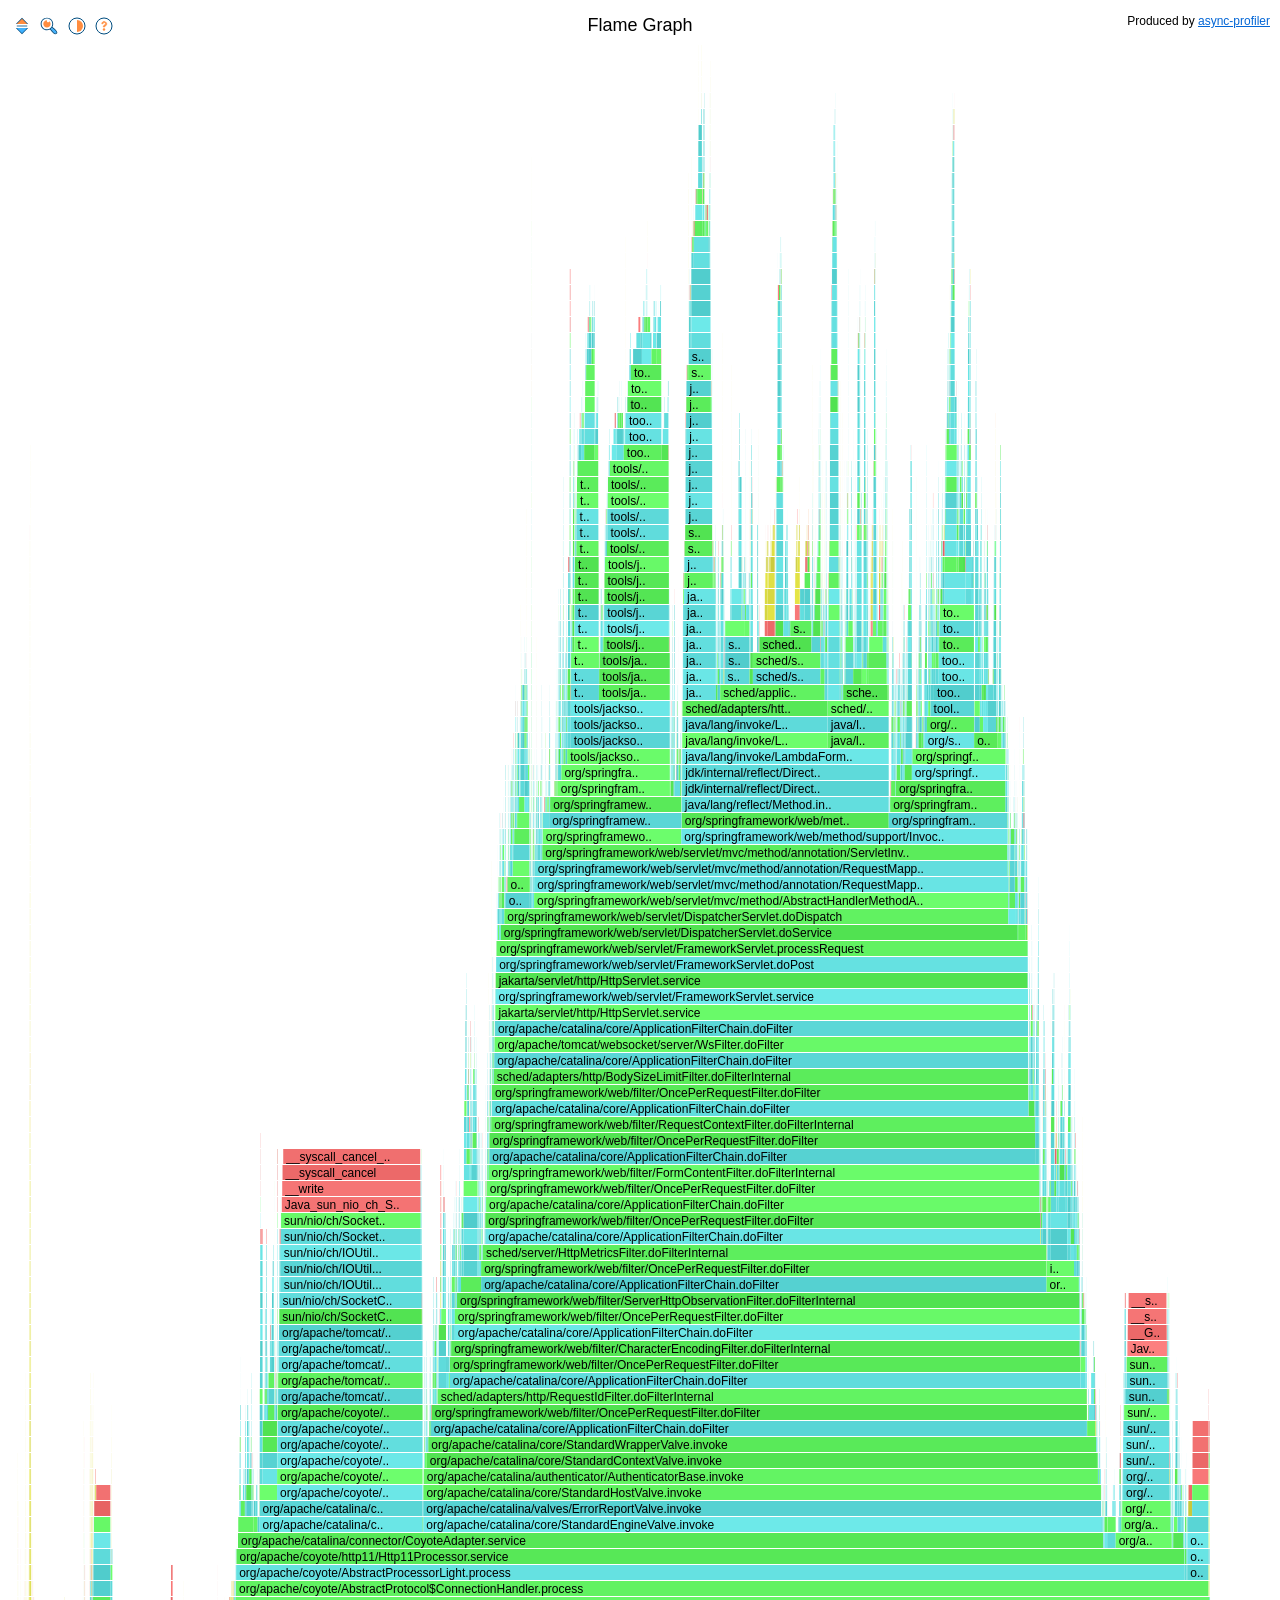
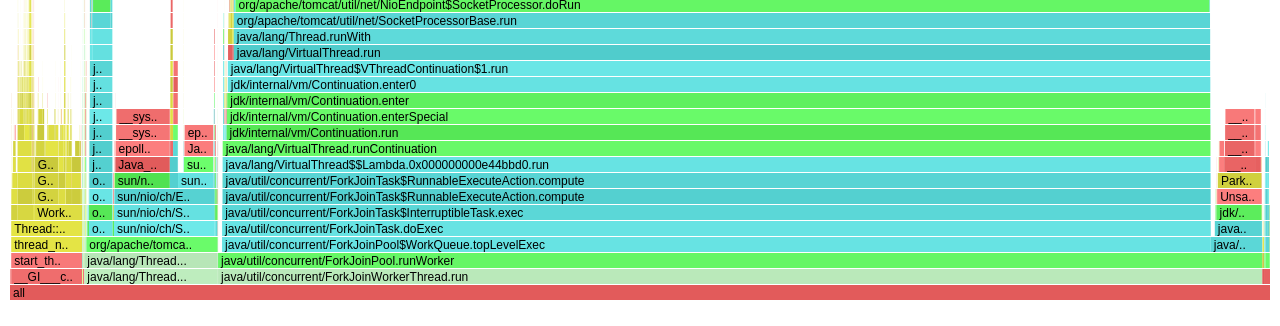
<file: bench/results/profile/sinjwt-4000_cpu.html>
<!DOCTYPE html>
<html lang='en'>
<head>
<meta charset='utf-8'>
<style>
	:root      {--bg: #ffffff; --fg: #000000; --hl-bg: #ffffe0; --hl-border: #ffc000; --link: #0366d6; --legend-bg: #ffffe0; --legend-border: #666666}
	:root.dark {--bg: #1e1e1e; --fg: #cccccc; --hl-bg: #3a3a00; --hl-border: #8a7000; --link: #58a6ff; --legend-bg: #333333; --legend-border: #888888}
	body {margin: 0; padding: 10px 10px 22px 10px; background-color: var(--bg); color: var(--fg)}
	h1 {margin: 5px 0 0 0; font-size: 18px; font-weight: normal; text-align: center}
	header {margin: -22px 0 6px 0}
	button {border: none; background: none; width: 24px; height: 24px; cursor: pointer; margin: 0; padding: 2px 0 0 0; text-align: center}
	button:hover {background-color: var(--hl-bg); outline: 1px solid var(--hl-border); border-radius: 4px}
	dl {margin: 0 4px 8px 4px}
	dt {margin: 1px; padding: 2px 0; font-weight: bold}
	dd {margin: 1px; padding: 2px 4px}
	dl.frames {float: left; width: 160px}
	dl.frames > dd {color: #000000}
	dl.hotkeys {clear: left; border-top: 1px solid var(--legend-border)}
	dl.hotkeys > dt {float: left; clear: left; width: 158px; margin-right: 4px; text-align: right}
	dl.hotkeys > dd {float: left}
	p {position: fixed; bottom: 0; margin: 0; padding: 2px 3px 2px 3px; outline: 1px solid var(--hl-border); display: none; overflow: hidden; white-space: nowrap; background-color: var(--hl-bg); color: var(--fg)}
	a {color: var(--link)}
	#legend {padding: 4px; border-radius: 4px; background: var(--legend-bg); border: 1px solid var(--legend-border); display: none}
	#hl {position: absolute; display: none; overflow: hidden; white-space: nowrap; pointer-events: none; background-color: var(--hl-bg); outline: 1px solid var(--hl-border); height: 15px}
	#hl span {padding: 0 3px 0 3px}
	#status {left: 0}
	#match {right: 0}
	#reset {cursor: pointer}
	#canvas {width: 100%; height: 1856px}
</style>
<script>
{
	let theme;
	try { theme = localStorage.getItem('flame-theme'); } catch (ignored) {}
	if (theme ? theme === 'dark' : matchMedia('(prefers-color-scheme: dark)').matches) {
		document.documentElement.classList.add('dark');
	}
}
</script>
</head>
<body style='font: 12px Verdana, sans-serif'>
<h1>Flame Graph</h1>
<header style='float: left'>
<button id='inverted' title='Invert (I)'><svg xmlns='http://www.w3.org/2000/svg' width='20' height='20' viewBox='0 0 392 392'><path d='M196,36 L316,156 L76,156 Z' fill='#004d80'/><path d='M196,356 L76,236 L316,236 Z' fill='#004d80'/><path d='M196,54 L298,156 L94,156 Z' fill='#ff8d40'/><path d='M196,338 L94,236 L298,236 Z' fill='#40b2ff'/><rect x='94' y='188' width='204' height='16' fill='#004d80'/></svg></button>
<button id='search' title='Search (Ctrl+F)'><svg xmlns='http://www.w3.org/2000/svg' width='20' height='20' viewBox='-39.3 -39.3 471.1 471.1'><circle cx='147.7' cy='147.8' r='125.9' fill='#fff'/><path fill='#40b2ff' d='M370.7 348.7c0 1.4-1.6 6.3-7.2 12.3-6.2 6.7-12.5 9.8-14.7 9.8h-.1c-19.5-1.6-62-43.2-109.6-106.8 9.2-7.2 17.5-15.5 24.6-24.6 63.6 47.6 105.2 90.2 106.8 109.6z'/><path fill='#ff8d40' d='M208.7 86.9l-14.5 14.5c-17.1 17.1-46.5 5-46.5-19.3V61.6c-49 0-88.4 40.8-86.1 90.2 2 43.9 38.1 80 82 82 49.5 2.3 90.2-37.2 90.2-86.1 0-23.7-9.6-45.2-25.1-60.8z'/><path fill='#004d80' d='M276.1 221c12.3-21.5 19.5-46.5 19.5-73.2C295.6 66.3 229.2.1 147.7.1S0 66.3 0 147.9s66.3 147.7 147.7 147.7c26.6 0 51.5-7.1 73.2-19.5 39.8 53.3 91.9 113.5 126.1 116.4 12.3.5 22.9-6.7 32.8-16.7 5.2-5.6 13.8-16.9 12.8-28.8-2.9-34.1-63.1-86.2-116.4-126.1zM147.7 273.8c-69.5 0-125.9-56.5-125.9-125.9S78.3 21.9 147.7 21.9 273.6 78.4 273.6 147.8s-56.4 126-125.9 126zm215.9 87.2c-6.2 6.7-12.4 9.8-14.7 9.8h-.1c-19.5-1.6-62-43.2-109.6-106.8 9.2-7.2 17.5-15.5 24.6-24.6 63.6 47.6 105.2 90.2 106.8 109.6 0 1.4-1.6 6.3-7.2 12.4z'/></svg></button>
<button id='darkmode' title='Toggle dark mode (D)'><svg xmlns='http://www.w3.org/2000/svg' width='20' height='20' viewBox='0 0 20 20'><path d='M10 4a6 6 0 0 1 0 12z' fill='#ff8d40'/><path d='M10 4a6 6 0 0 0 0 12z' fill='#ffffff'/><circle cx='10' cy='10' r='8' fill='none' stroke='#004d80'/></svg></button>
<button id='info'><svg xmlns='http://www.w3.org/2000/svg' width='20' height='20' viewBox='0 0 20 20'><circle cx='10' cy='10' r='8' stroke='#004d80' fill='none'/><path d='M10 5.5c-1.25 0-2.25 1-2.25 2.25H9a1.25 1.25 0 0 1 2.5 0c0 .65-.55 1-1 1.2-.7.35-1.25.85-1.25 1.8V11h1.5v-.25c0-.37.29-.65.68-.83.73-.34 1.32-.87 1.32-2.17 0-1.25-1.5-2.25-2.75-2.25' fill='#ff8d40' stroke='#ff8d40' stroke-width='.6' stroke-linecap='round' stroke-linejoin='round'/><circle cx='10' cy='13.5' r='1.2' fill='#ff8d40'/></svg></button>
</header>
<header style='float: right'>Produced by <a href='https://github.com/async-profiler/async-profiler'>async-profiler</a></header>
<div id='legend' style='position: absolute'>
<dl class='frames'>
	<dt>Frame types</dt>
	<dd style='background-color: #e17d00'>Kernel</dd>
	<dd style='background-color: #e15a5a'>Native</dd>
	<dd style='background-color: #c8c83c'>C++ (VM)</dd>
	<dd style='background-color: #50e150'>Java compiled</dd>
	<dd style='background-color: #cce880'>Java compiled by C1</dd>
	<dd style='background-color: #50cccc'>Inlined</dd>
	<dd style='background-color: #b2e1b2'>Interpreted</dd>
</dl>
<dl class='frames'>
	<dt>Allocation profile</dt>
	<dd style='background-color: #50cccc'>Allocated class</dd>
	<dd style='background-color: #e17d00'>Allocation outside TLAB</dd>
	<dt>Lock profile</dt>
	<dd style='background-color: #50cccc'>Lock class</dd>
	<dt>&nbsp;</dt>
	<dt>Search</dt>
	<dd style='background-color: #ee00ee'>Matches regexp</dd>
</dl>
<dl class='hotkeys'>
	<dt>Click frame</dt><dd>Zoom into frame</dd>
	<dt>Ctrl/Alt+Click</dt><dd>Remove stack</dd>
	<dt>0</dt><dd>Reset zoom</dd>
	<dt>I</dt><dd>Invert graph</dd>
	<dt>Ctrl+F</dt><dd>Search</dd>
	<dt>N</dt><dd>Next match</dd>
	<dt>Shift+N</dt><dd>Previous match</dd>
	<dt>Esc</dt><dd>Cancel search</dd>
</dl>
</div>
<canvas id='canvas'></canvas>
<div id='hl'><span></span></div>
<p id='status'></p>
<p id='match'>Matched: <span id='matchval'></span> <span id='reset' title='Clear'>&#x274c;</span></p>
<script>
	// Copyright The async-profiler authors
	// SPDX-License-Identifier: Apache-2.0
	'use strict';
	let root, px, pattern;
	let level0 = 0, left0 = 0, width0 = 0, d = 0;
	let nav = [], navIndex, matchval;
	let inverted = false;
	const U = undefined;
	const maxdiff = -1;
	const levels = Array(116);
	for (let h = 0; h < levels.length; h++) {
		levels[h] = [];
	}

	const canvas = document.getElementById('canvas');
	const c = canvas.getContext('2d');
	const hl = document.getElementById('hl');
	const status = document.getElementById('status');

	const canvasWidth = canvas.offsetWidth;
	const canvasHeight = canvas.offsetHeight;
	canvas.style.width = canvasWidth + 'px';
	canvas.width = canvasWidth * (devicePixelRatio || 1);
	canvas.height = canvasHeight * (devicePixelRatio || 1);
	if (devicePixelRatio) c.scale(devicePixelRatio, devicePixelRatio);
	c.font = document.body.style.font;

	const palette = [
		[0xb2e1b2, 20, 20, 20],
		[0x50e150, 30, 30, 30],
		[0x50cccc, 30, 30, 30],
		[0xe15a5a, 30, 40, 40],
		[0xc8c83c, 30, 30, 10],
		[0xe17d00, 30, 30,  0],
		[0xcce880, 20, 20, 20],
	];

	function getColor(p) {
		const v = Math.random();
		return '#' + (p[0] + ((p[1] * v) << 16 | (p[2] * v) << 8 | (p[3] * v))).toString(16);
	}

	function getDiffColor(diff) {
		if (diff === U) return '#ffdd33';
		if (diff === 0) return '#e0e0e0';
		const v = Math.round(128 * (maxdiff - Math.abs(diff)) / maxdiff) + 96;
		return diff > 0 ? 'rgb(255,' + v + ',' + v + ')' : 'rgb(' + v + ',' + v + ',255)';
	}

	function f(key, level, left, width, inln, c1, int) {
		levels[level0 = level].push({level, left: left0 += left, width: width0 = width || width0,
			color: maxdiff >= 0 ? getDiffColor(d) : getColor(palette[key & 7]),
			title: cpool[key >>> 3],
			details: (d ? (d > 0 ? ', +' : ', ') + d : '') + (int ? ', int=' + int : '') + (c1 ? ', c1=' + c1 : '') + (inln ? ', inln=' + inln : '')
		});
	}

	function u(key, width, inln, c1, int) {
		f(key, level0 + 1, 0, width, inln, c1, int)
	}

	function n(key, width, inln, c1, int) {
		f(key, level0, width0, width, inln, c1, int)
	}

	function samples(n) {
		return n === 1 ? '1 sample' : n.toString().replace(/\B(?=(\d{3})+(?!\d))/g, ',') + ' samples';
	}

	function pct(a, b) {
		return a >= b ? '100' : (100 * a / b).toFixed(2);
	}

	function findFrame(frames, x) {
		let left = 0;
		let right = frames.length - 1;

		while (left <= right) {
			const mid = (left + right) >>> 1;
			const f = frames[mid];

			if (f.left > x) {
				right = mid - 1;
			} else if (f.left + f.width <= x) {
				left = mid + 1;
			} else {
				return f;
			}
		}

		if (frames[left] && (frames[left].left - x) * px < 0.5) return frames[left];
		if (frames[right] && (x - (frames[right].left + frames[right].width)) * px < 0.5) return frames[right];

		return null;
	}

	function removeStack(left, width) {
		for (let h = 0; h < levels.length; h++) {
			const frames = levels[h], newFrames = [];
			for (let i = 0; i < frames.length; i++) {
				const f = frames[i];
				if (f.left >= left + width) {
					f.left -= width;
				} else if (f.left + f.width > left) {
					if ((f.width -= width) <= 0 && h) continue;
				}
				newFrames.push(f);
			}
			levels[h] = newFrames;
		}
	}

	function search(r) {
		if (r === true && (r = prompt('Enter regexp to search:', '')) === null) {
			return;
		}

		pattern = r ? RegExp(r) : undefined;
		const matched = render(root, nav = []);
		navIndex = -1;
		document.getElementById('matchval').textContent = matchval = pct(matched, root.width) + '%';
		document.getElementById('match').style.display = r ? 'inline-block' : 'none';
	}

	function render(newRoot, nav) {
		const bg = getComputedStyle(document.documentElement).getPropertyValue('--bg');

		if (root) {
			c.fillStyle = bg;
			c.fillRect(0, 0, canvasWidth, canvasHeight);
		}

		root = newRoot || levels[0][0];
		px = canvasWidth / root.width;

		const x0 = root.left;
		const x1 = x0 + root.width;
		const marked = [];

		function mark(f) {
			return marked[f.left] || (marked[f.left] = f);
		}

		function totalMarked() {
			let total = 0;
			let left = 0;
			Object.keys(marked).sort(function(a, b) { return a - b; }).forEach(function(x) {
				if (+x >= left) {
					const m = marked[x];
					if (nav) nav.push(m);
					total += m.width;
					left = +x + m.width;
				}
			});
			return total;
		}

		function drawFrame(f, y) {
			if (f.left < x1 && f.left + f.width > x0) {
				c.fillStyle = pattern && f.title.match(pattern) && mark(f) ? '#ee00ee' : f.color;
				c.fillRect((f.left - x0) * px, y, f.width * px, 15);

				if (f.width * px >= 21) {
					const chars = Math.floor(f.width * px / 7);
					const title = f.title.length <= chars ? f.title : f.title.substring(0, chars - 2) + '..';
					c.fillStyle = '#000000';
					c.fillText(title, Math.max(f.left - x0, 0) * px + 3, y + 12, f.width * px - 6);
				}

				if (f.level < root.level) {
					c.fillStyle = bg + '80';
					c.fillRect((f.left - x0) * px, y, f.width * px, 15);
				}
			}
		}

		for (let h = 0; h < levels.length; h++) {
			const y = inverted ? h * 16 : canvasHeight - (h + 1) * 16;
			const frames = levels[h];
			for (let i = 0; i < frames.length; i++) {
				drawFrame(frames[i], y);
			}
		}

		return totalMarked();
	}

	function unpack(cpool) {
		for (let i = 1; i < cpool.length; i++) {
			cpool[i] = cpool[i - 1].substring(0, cpool[i].charCodeAt(0) - 32) + cpool[i].substring(1);
		}
	}

	canvas.onmousemove = function() {
		const h = Math.floor((inverted ? event.offsetY : (canvasHeight - event.offsetY)) / 16);
		if (h >= 0 && h < levels.length) {
			const f = findFrame(levels[h], event.offsetX / px + root.left);
			if (f) {
				if (f !== root) getSelection().removeAllRanges();
				hl.style.left = (Math.max(f.left - root.left, 0) * px + canvas.offsetLeft) + 'px';
				hl.style.width = (Math.min(f.width, root.width) * px) + 'px';
				hl.style.top = ((inverted ? h * 16 : canvasHeight - (h + 1) * 16) + canvas.offsetTop) + 'px';
				hl.firstChild.textContent = f.title;
				hl.style.display = 'block';
				canvas.title = f.title + '\n(' + samples(f.width) + f.details + ', ' + pct(f.width, levels[0][0].width) + '%)';
				canvas.style.cursor = 'pointer';
				canvas.onclick = function() {
					if ((event.altKey || event.ctrlKey) && h >= root.level && h > 0) {
						removeStack(f.left, f.width);
						root.width > f.width ? render(root) : render();
					} else if (f !== root) {
						render(f);
					}
					canvas.onmousemove();
				};
				status.textContent = 'Function: ' + canvas.title;
				status.style.display = 'inline-block';
				return;
			}
		}
		canvas.onmouseout();
	}

	canvas.onmouseout = function() {
		hl.style.display = 'none';
		status.style.display = 'none';
		canvas.title = '';
		canvas.style.cursor = '';
		canvas.onclick = null;
	}

	canvas.ondblclick = function() {
		getSelection().selectAllChildren(hl);
	}

	document.getElementById('inverted').onclick = function() {
		inverted = !inverted;
		render();
	}

	document.getElementById('search').onclick = function() {
		search(true);
	}

	document.getElementById('reset').onclick = function() {
		search(false);
	}

	document.getElementById('darkmode').onclick = function() {
		const theme = document.documentElement.classList.toggle('dark') ? 'dark' : 'light';
		try { localStorage.setItem('flame-theme', theme); } catch (ignored) {}
		render(root);
	}

	const btnInfo = document.getElementById('info');
	const legend = document.getElementById('legend');

	btnInfo.onmouseover = function() {
		legend.style.left = (btnInfo.offsetLeft + 24) + 'px';
		legend.style.top = (btnInfo.offsetTop + 24) + 'px';
		legend.style.display = 'block';
	}

	btnInfo.onmouseout = function() {
		legend.style.display = 'none';
	}

	window.onkeydown = function(event) {
		if ((event.ctrlKey || event.metaKey) && event.key === 'f') {
			event.preventDefault();
			search(true);
			return false;
		} else if (event.key === 'Escape') {
			search(false);
		} else if ((event.key === 'n' || event.key === 'N') && nav.length > 0) {
			navIndex = (navIndex + (event.shiftKey ? nav.length - 1 : 1)) % nav.length;
			render(nav[navIndex]);
			document.getElementById('matchval').textContent = matchval + ' (' + (navIndex + 1) + ' of ' + nav.length + ')';
			window.scroll(0, inverted ? root.level * 16 : canvasHeight - (root.level + 1) * 16);
			canvas.onmousemove();
			return false;
		} else if (event.key === 'i') {
			canvas.onmouseout();
			document.getElementById('inverted').onclick();
			return false;
		} else if (event.key === 'd') {
			document.getElementById('darkmode').onclick();
			return false;
		} else if (event.key === '0') {
			canvas.onmouseout();
			root = levels[0][0];
			search(false);
			return false;
		}
	}

const cpool = [
'all',
' /usr/lib/x86_64-linux-gnu/libm.so.6',
' AbstractAssembler::bind',
'(Interpreter::size_top_interpreter_activation',
'!ccessBarrierSupport::resolve_unknown_oop_ref_strength',
'&Internal::PostRuntimeDispatch<G1BarrierSet::AccessBarrier<1335398ul, G1BarrierSet>, (AccessInternal::BarrierType)1, 1335398ul>::oop_access_barrier',
'`286822ul, G1BarrierSet>, (AccessInternal::BarrierType)3, 286822ul>::oop_access_barrier',
'`397414ul, G1BarrierSet>, (AccessInternal::BarrierType)3, 397414ul>::oop_access_barrier',
'`544868ul, G1BarrierSet>, (AccessInternal::BarrierType)2, 544868ul>::oop_access_barrier',
'b8964ul, G1BarrierSet>, (AccessInternal::BarrierType)0, 548964ul>::oop_access_barrier',
'sInternal::BarrierType)2, 548964ul>::oop_access_barrier',
'!ddINode::Opcode',
'#Node::Identity',
')Value',
')add_of_identity',
'#PNode::Value',
'*bottom_type',
'!llocTracer::send_allocation_in_new_tlab',
'%ateArrayNode::make_ideal_length',
'(Heap',
'!rena::Arealloc',
'\'grow',
'!ssembler::init_attributes',
'+locate_operand',
'+movq',
'+subq',
'+testq',
' BCEscapeAnalyzer::BCEscapeAnalyzer',
'2compute_escape_info',
'2invoke',
'3terate_blocks',
':one_block',
'!acktraceBuilder::push',
'"rrierSetC2::compute_liveness_at_stubs',
'.load_at',
'5_resolved',
'.optimize_loops',
'.store_at',
'6_resolved',
'*NMethod::arm_all_nmethods',
'3guard_value',
'3nmethod_stub_entry_barrier',
'3set_guard_value',
'4upports_entry_barrier',
'!itMap::clear_range',
'!lock::end_idx',
'%List::iterate_forward',
')Builder::BlockListBuilder',
'2make_block_at',
'2set_entries',
'6leaders',
'%_Array::grow',
'!oolNode::Ideal',
'*Opcode',
'!ufferBlob::create',
'!ytecode_invoke::static_target',
')member_ref::signature',
' C1 Runtime counter_overflow_blob',
'!2 Runtime complete_monitor_locking',
'+multianewarray2',
'93',
'+new_array',
'4_nozero',
'/instance',
',otify_jvmti_vthread_end',
'@mount',
'@start',
'@unmount',
'"Compiler::compile_method',
'!DSConfig::is_dumping_heap',
'!ProjNode::is_CFG',
'.block_proj',
'!allGenerator::for_inline',
'$Node::bottom_type',
'$StaticJavaDirectNode::oper_input_base',
'.Node::Ideal',
'4uncommon_trap_request',
'"rdTableBarrierSet::on_slowpath_allocation_exit',
'"stIINode::Opcode',
'$PPNode::Opcode',
'!heckCastPPNode::ideal_reg',
'"unk::next_chop',
'%Pool::allocate_chunk',
'!lassLoaderData::holder',
'1oops_do',
'/Graph::roots_cld_do',
'%UnloadingContext::register_unlinked_nmethod',
'!mpINode::Value',
'!odeBlob::oop_map_for_return_address',
'%uffer::finalize_oop_references',
',initialize',
'6_section_size',
'$Cache::allocate',
'+find_blob',
')UnloadingTask::claim_nmethods',
'8work',
'$EmitInfo::record_debug_info',
'$Heap::allocate',
'*find_blob',
'*next_used',
'*search_freelist',
'(Pool::get_memory_usage',
'"llectedHeap::fill_with_object',
'/set_gc_cause',
'"mpLevel CompilationPolicy::common<LoopPredicate>',
'$ilation::Compilation',
'-build_hir',
'-compile_java_method',
'5method',
'-emit_code_body',
'2lir',
'-install_code',
'+Log::log_compile',
'4nmethod',
'+Policy::call_event',
'3event',
'&e::Code_Gen',
'+mpile',
')Optimize',
')alias_type',
')call_generator',
')disconnect_useless_nodes',
')final_graph_reshaping',
'>_main_switch',
'?walk',
',d_alias_type',
'*latten_alias_type',
')identify_useful_nodes',
'*nline_boxing_calls',
'0incrementally_cleanup',
')optimize_loops',
')process_for_post_loop_opts_igvn',
')remove_speculative_types',
')static_subtype_check',
')update_dead_node_list',
'\'Broker::compile_method',
'=_base',
'6r_thread_loop',
'/invoke_compiler_on_method',
'\'Queue::get',
'\'Task::print',
'2_impl',
'\'dIC_at',
'\'r::compile_method',
'(Oracle::should_not_inline',
'$ositeElapsedCounterSource::now',
'$uteLinearScanOrder::ComputeLinearScanOrder',
'8compute_order',
'8sort_into_work_list',
'"ncurrentGCThread::run',
'4should_terminate',
'#nectionGraph::add_node_to_connection_graph',
'1compute_escape',
'2reate_split_phi',
'1do_analysis',
'1find_inst_mem',
'1process_call_arguments',
'1split_memory_phi',
'7unique_types',
'1verify_ram_nodes',
'#stantPool::klass_at_if_loaded',
'4ref_at',
'8index_at',
'.name_and_type_ref_index_at',
'%raintCastNode::Identity',
'4Value',
'4higher_equal_types',
'#tinuation::set_cont_fastpath_thread_state',
'$rolFlowOptimizer::delete_unnecessary_jumps',
'6optimize',
'"untedLoopEndNode::Opcode',
'&rOverflowStub::emit_code',
' DebugInformationRecorder::create_scope_values',
':describe_scope',
';ump_object_pool',
':find_sharable_decode_offset',
':serialize_scope_values',
'"codeNNode::Opcode',
'"pendencies::DepStream::argument',
'9check_new_klass_dependency',
':ontext_type',
'.encode_content_bytes',
'.sort_all_deps',
'.validate_dependencies',
')yContext::clean_unloading_dependents',
'!ict::Insert',
'$ionary::find_class',
'"rectiveSet::should_not_inline',
' EventMarkBase::log_start',
')WithLogFunction<&Events::log_vm_operation>::EventMarkWithLogFunction',
'!xceptionMark::~ExceptionMark',
' FastThreadsListHandle::FastThreadsListHandle',
'!ormatStringEventLog<256ul>::log',
'!reeCSetClosure::do_heap_region',
'$zeBase::freeze_slow',
',recurse_freeze_compiled_frame',
' G1AdaptiveIHOPControl::send_trace_event',
'#llocRegion::fill_up_remaining_space',
'/new_alloc_region_and_allocate',
'\'ator::init_mutator_alloc_regions',
'-unsafe_max_tlab_alloc',
'"BarrierSet::write_ref_array_pre',
'6gion',
',Assembler::generate_c2_pre_barrier_stub',
',C2::emit_stubs',
'1xpand_barriers',
'0late_barrier_analysis',
',Runtime::write_ref_array_post_entry',
'Fre_narrow_oop_entry',
'$tchedTask::work',
'#lockOffsetTable::update_for_block_work',
'#ulkUnregisterNMethodTask::UnregisterNMethodsHeapRegionClosure::do_heap_region',
'"CLDScanClosure::do_cld',
'#MConcurrentMarkingTask::work',
'$IsAliveClosure::do_object_b',
'$ObjArrayProcessor::process_obj',
'?slice',
'$RemarkTask::work',
'%ootRegionScanTask::work',
'$SATBBufferClosure::do_buffer',
'%ubjectToDiscoveryClosure::do_object_b',
'$Task::attempt_termination',
'*do_marking_step',
'+rain_global_stack',
'0local_queue',
'0satb_buffers',
'*process_current_region',
'*regular_clock_call',
'#ardSet::add_card',
'/to_container',
'2howl',
'&Table::g1_mark_as_young',
'-is_in_young',
'#learBitMapTask::G1ClearBitmapHRClosure::do_heap_region',
'3work',
'#odeRootSet::add',
'/bulk_remove',
'/length',
'/reset_table_scanner',
'$llectedHeap::allocate_new_tlab',
'2ttempt_allocation_slow',
'1do_collection_pause_at_safepoint_helper',
'1fill_with_dummy_object',
'2ree_region',
'1gc_epilogue',
'1mem_allocate',
'1new_mutator_alloc_region',
'5region',
'1par_iterate_regions_array',
'2repare_for_mutator_after_young_collection',
'1retire_mutator_alloc_region',
'1satisfy_failed_allocation',
'J_helper',
')ionSet::add_eden_region',
'1iterate',
'/Candidates::has_more_marking_candidates',
'0hooser::build',
'$ncurrentMark::mark_in_bitmap',
'2pre_concurrent_start',
'5clean',
'2remark',
'2weak_refs_work',
'0Thread::concurrent_mark_cycle_do',
'8phase_mark_loop',
'>rebuild_and_scrub',
'8run_service',
',RebuildAndScrub::rebuild_and_scrub',
'.fine::RemSetSamplingClosure::do_heap_region',
'4adjust_threads_periodically',
'4is_thread_adjustment_needed',
'4reduce_threads_wanted',
'4try_refinement_step',
'2Thread::activate',
':run_service',
'"DirtyCardQueueSet::concatenate_log_and_stats',
'5num_par_ids',
'"EvacPhaseWithTrimTimeTracker::~G1EvacPhaseWithTrimTimeTracker',
'&uateRegionsBaseTask::work',
'1Task::evacuate_live_objects',
'7scan_roots',
'"FromCardCache::clear',
'"GCPhaseTimes::print',
'5_post_evacuate_collection_set',
'"HeapRegion::add_code_root',
'.clear_cardtable',
'.fill_range_with_dead_objects',
'3with_dummy_object',
'.hr_clear',
'.set_eden',
',Manager::allocate_free_region',
'5par_iterate',
',RemSet::clear',
'4reset_table_scanner',
',Type::get_trace_type',
'"MergeHeapRootsTask::work',
'#onitoringSupport::survivor_space_memory_usage',
'5update_eden_size',
'%otonicArenaFreeMemoryTask::execute',
'"NMethodClosure::do_nmethod',
'#UMA::index_of_current_thread',
'#ewTracer::send_basic_ihop_statistics',
'#methodProcessor::do_regular_processing',
'"PLABAllocator::allocate_direct_or_new_plab',
'#arCopyClosure<(G1Barrier)0, false>::do_oop',
'?true>::do_oop',
'<1, false>::do_oop',
'?true>::do_oop',
'%EvacuateFollowersClosure::do_void',
'%ScanThreadState::allocate_copy_slow',
'6copy_to_survivor_space',
'6flush_stats',
'6steal_and_trim_queue',
'6trim_queue_to_threshold',
'4Set::flush_stats',
'%allelCleaningTask::work',
'#olicy::calculate_young_desired_length',
'*record_young_collection_end',
',vise_young_list_target_length',
'*should_allocate_mutator_region',
'$stEvacuateCollectionSetCleanupTask2::FreeCollectionSetTask::do_work',
'#reConcurrentStartTask::NoteStartOfMarkTask::do_work',
'%EvacuateCollectionSetBatchTask::JavaThreadRetireTLABAndFlushLogs::do_work',
'%pareEvacuationTask::G1PrepareRegionsClosure::do_heap_region',
'9work',
'$imaryConcurrentRefineThread::do_refinement_step',
'Amaybe_deactivate',
'Await_for_completed_buffers',
'"RebuildRSAndScrubTask::G1RebuildRSAndScrubRegionClosure::do_heap_region',
'9work',
'$gionsOnNodes::add',
'$mSet::merge_heap_roots',
'*prepare_region_for_scan',
'*scan_heap_roots',
'(ScanState::G1ClearCardTableTask::do_work',
'(TrackingPolicy::update_at_allocate',
'#ootProcessor::evacuate_roots',
'1process_java_roots',
'9vm_roots',
'&RegionScanClosure::do_oop',
'"SATBMarkQueueSet::filter',
'#canHRForRegionClosure::scan_heap_roots',
'#erviceThread::run_service',
'5task',
'1schedule_task',
'1wait_for_task',
'#urvivorPool::get_memory_usage',
'*Regions::length',
'"YoungCollector::collect',
'2evacuate_initial_collection_set',
'2post_evacuate_collection_set',
'3re_evacuate_collection_set',
'4ocess_discovered_references',
'\'GCMonitoringScope::G1YoungGCMonitoringScope',
'!CMemoryManager::gc_begin',
'"Notifier::sendNotification',
'<Internal',
'"Tracer::report_gc_reference_stats',
'!enericTaskQueue<G1TaskQueueEntry, (MemTag)5, 131072u>::pop_local',
'0Set<OverflowTaskQueue<ScannerTask, (MemTag)5, 131072u>, (MemTag)5>::tasks',
'!lobalCounter::write_synchronize',
'&ValueNumbering::GlobalValueNumbering',
'!raphBuilder::GraphBuilder',
'.invoke',
'/terate_all_blocks',
'6bytecodes_for_block',
'.try_inline',
'8_full',
'%Kit::access_load_at',
'1store_at',
'+dd_parse_predicate',
'=s',
'+rray_ideal_length',
'*basic_plus_adr',
'*cast_not_null',
'+lone_map',
'+ombine_exception_states',
'*gen_instanceof',
'.subtype_check',
'*kill_dead_locals',
'*load_object_klass',
'*make_load',
'/runtime_call',
'/slow_call_ex',
'*new_array',
'+ull_check_common',
'*record_profiled_arguments_for_speculation',
'*set_output_for_allocation',
'.predefined_input_for_runtime_call',
'+hared_lock',
'+tore_to_memory',
'+ubtype_check_receiver',
'*type_check_receiver',
'*uncommon_trap',
'"owableArrayWithAllocator<LIR_Op*, GrowableArray<LIR_Op*> >::append',
'^expand_to',
';nmethod*, GrowableArrayCHeap<nmethod*, (MemTag)5> >::grow',
' HSpaceCounters::update_used',
'!andleArea::oops_do',
'&Mark::~HandleMark',
'&rImpl::emit_deopt_handler',
' I2C/C2I adapters',
'!R::IR',
'$compute_code',
'$eliminate_null_checks',
'$optimize_blocks',
'"Scope::IRScope',
'!dealLoopTree::beautify_loops',
'/iteration_split',
'>_impl',
'!f::input_values_do',
'"Node::Ideal',
'-_common',
'(Value',
'(bottom_type',
'(is_zero_trip_guard',
'(same_condition',
'"ProjNode::Identity',
'!mmutableOopMap::oops_do',
'!ndexSet::IndexSet',
'*initialize',
'(Iterator::advance_and_next',
'"itializeNode::can_capture_store',
'0detect_init_independence',
'*dAssertionPredicate::is_predicate',
'"lineTree::check_can_parse',
',ok_to_inline',
',should_not_inline',
',try_to_inline',
'"stanceKlass::allocate_instance',
'8objArray',
'/clean_dependency_context',
'/find_method_index',
'/is_record',
'2same_class_package',
'/uncached_lookup_method',
'$ruction::as_Constant',
'"terpreterOopMap::iterate_oop',
'+Runtime::frequency_counter_overflow',
'N_inner',
'%valWalker::append_to_unhandled',
'0walk_to',
'!sCompiledMethodUnloadingOopClosure::do_oop',
'"UnloadingBehaviour::is_unloading',
' JNIHandleBlock::allocate_handle',
')s::make_local',
',resolve_external_guard',
'!VMState::debug_start',
'*same_calls_as',
'#_Clone',
'$FillInStackTrace',
'&ndClassFromCaller',
'$GetCallerClass',
'\'NanoTimeAdjustment',
'$IsRecord',
'!avaCallArguments::parameters',
'(s::call_helper',
'0special',
',onstruct_new_instance',
'$FrameAnchor::make_walkable',
'$Thread::check_special_condition_for_native_trans',
',is_Java_thread',
'/interrupted',
',oops_do_frames',
'4no_frames',
',pd_last_frame',
',rebind_to_jvmti_thread_state_of',
',set_is_in_VTMS_transition',
',threadObj',
'2_main_inner',
'$_java_io_FileInputStream_readBytes',
'*lang_Class_forName0',
'/Throwable_fillInStackTrace',
'%sun_nio_ch_EPoll_ctl',
'6wait',
'1ventFD_set0',
'0IOUtil_configureBlocking',
'7drain',
'0Net_accept',
'4getIntOption0',
'4localInetAddress',
'9Port',
'4poll',
'4setIntOption0',
'5hutdown',
'0SocketDispatcher_read0',
'Awrite0',
'0UnixDispatcher_close0',
'!frAllocationTracer::JfrAllocationTracer',
'#ObjectAllocationSample::send_event',
'!vmtiAgentThread::start_function_wrapper',
'%Export::post_garbage_collection_finish',
'%ThreadState::set_thread',
'%VTMSTransitionDisabler::VTMS_vthread_end',
'Jstart',
'Junmount',
'=finish_VTMS_transition',
'=start_VTMS_transition',
' Klass::LCA',
'\'check_array_allocation_length',
' LIRGenerator::access_store_at',
'.do_Invoke',
'1StoreField',
'#_Assembler::add_call_info',
'/emit_code',
'4lir_list',
'4op1',
'4profile_type',
'4slow_case_stubs',
'/reg2mem',
'1turn_op',
'$OpVisitState::visit',
'!ibraryCallKit::inline_arraycopy',
'7native_hashcode',
'0set_result',
'\'Intrinsic::generate',
'"ghtweightSynchronizer::enter',
':xit',
'9inflate_and_enter',
'Ainto_object_header',
'9quick_enter',
'"nearScan::add_use',
'-llocate_registers',
'-ssign_reg_num',
',build_intervals',
',compute_local_live_sets',
'4oop_map',
'-reate_interval',
',do_linear_scan',
',eliminate_spill_moves',
',use_kind_of_input_operand',
'*Walker::activate_current',
'3lloc_free_reg',
'2split_and_spill_interval',
'#kResolver::check_klass_accessibility',
'.lookup_method_in_klasses',
'.resolve_method',
'<_statically',
'6static_call',
'A_or_null',
'#uxWaitBarrier::disarm',
'2wait',
'!oadINode::Opcode',
'$KlassNode::make',
'$Node::Ideal',
'*Value',
'*find_previous_arraycopy',
'*make',
'$RangeNode::Opcode',
'"gStreamImpl<LogTargetHandle>::write',
'-Base::LineBuffer::append',
' MachCallJavaNode::in_RegMask',
'$Node::in_RegMask',
'*oper_input_base',
'*rematerialize',
'*two_adr',
'$Oper::operator new',
'$ProjNode::bottom_type',
'$SafePointNode::jvms',
'%pillCopyNode::implementation',
'#roAssembler::movptr',
'0safepoint_poll',
'"rkBitMap::do_clear',
'"tcher::Fixup_Save_On_Entry',
')Label_Root',
')ReduceInst',
'3_Interior',
')find_shared',
'4_visit',
')is_vshift_con_pattern',
')match',
'._sfpt',
'/tree',
')pd_clone_node',
')specialize_generic_vector_operands',
')xform',
'!emAllocator::Allocation::notify_allocation_jfr_sampler',
'Mvmti_sampler',
'.allocate',
'.mem_allocate',
':_inside_tlab_slow',
'#Node::Ideal_common',
')barrier_data',
')can_see_stored_value',
')find_previous_store',
')maybe_all_controls_dominate',
'#oryPool::record_peak_memory_usage',
'&Service::create_MemoryUsage_obj',
'/track_memory_pool_usage',
'"rgeMemNode::MergeMemNode',
'.hash',
'.iteration_setup',
'.make',
'"thod::is_accessor',
'+method_handle_intrinsic',
'(print_short_name',
'&Liveness::BasicBlock::compute_gen_kill_range',
'Msingle',
'<propagate',
'0compute_liveness',
'0init_gen_kill',
'!odRefBarrierSetC1::store_at_resolved',
'"nitor::wait',
'-_without_safepoint_check',
'\'DeflationThread::monitor_deflation_thread_entry',
'!ulNode::Identity',
'"tatorAllocRegion::retire',
':_region',
'#ex::lock',
'\'try_lock',
' NET_GetSockOpt',
'$IsIPv4Mapped',
'$SockaddrToInetAddress',
'!Tarjan::DFS',
')LINK',
'!ativeCall::destination',
'!ode::Node',
'&add_req',
'&clone',
'&del_req',
'(struct',
'\'ominates',
'&find_out_with',
'&has_special_unique_user',
')h',
'&is_CFG',
')data_proj_of_pure_function',
'&operator new',
'\'ut_grow',
'&pinned',
'&rematerialize',
')ove_dead_region',
'(place_by',
'.edge',
'(size_array',
'&set_req_X',
'&unique_ctrl_out_or_null',
'$Hash::hash_delete',
'/find_insert',
'$_Array::grow',
',insert',
'%Backward_Iterator::next',
'"nSafepointEmitter::emit_non_safepoint',
'"tificationThread::notification_thread_entry',
'!ullCheckEliminator::iterate_one',
'5visit',
' ObjAllocator::initialize',
'$rrayAllocator::initialize',
'(Klass::allocate',
'/multi_allocate',
'#ectMonitor::enter',
'4_internal',
'5with_contention_mark',
'0xit',
'/spin_enter',
'/try_lock',
'3spin',
'&Sampler::is_created',
'&Value::write_on',
'!opFlow::build_oop_map',
')compute_reach',
'#MapStream::OopMapStream',
'#Recorder::OopRecorder',
'!ptimizer::Optimizer',
'+eliminate_null_checks',
'#oRuntime::is_deoptimized_caller_frame',
'-multianewarray2_C',
';3_C',
'-new_array_C',
'7nozero_C',
'1instance_C',
'!riginalLoop::multiversion',
' PLAB::retire',
'!arker::park',
'(unpark',
'#se::Parse',
'\'adjust_map_after_if',
'(rray_store',
'\'call_register_finalizer',
'(reate_entry_map',
'\'do_all_blocks',
'*call',
'*exceptions',
',its',
'*field_access',
'*get_xxx',
'*if',
'+nstanceof',
'*new',
'-array',
'*one_block',
'/ytecode',
'*put_xxx',
'\'merge_common',
'-memory_edges',
'\'return_current',
'\'throw_to_exit',
'%Generator::generate',
'%PredicateNode::ParsePredicateNode',
'!erfString::set_string',
'!haseAggressiveCoalesce::insert_copies',
'%CCP::analyze',
'*do_transform',
'*push_and',
'/bool_with_cmpu_and_mask',
'/more_uses',
'*transform',
'&FG::adjust_register_pressure',
'*build_dominator_tree',
'*do_global_code_motion',
'*global_code_motion',
'*implicit_null_check',
'*raise_above_anti_dependences',
'*sched_call',
'/ule_early',
'3late',
'4ocal',
'3node_into_block',
'3pinned_nodes',
'+elect',
',t_next_call',
'&haitin::Register_Allocate',
'.Select',
'/implify',
'/plit',
'.add_input_to_liveout',
'.build_ifg_physical',
'.compute_entry_block_pressure',
'6initial_block_pressure',
'.elide_copy',
'.fixup_spills',
'.gather_lrg_masks',
'.insert_proj',
'0terfere_with_live',
'.merge_multidefs',
'.post_allocate_copy_removal',
'.raise_pressure',
'/emove_bound_register_from_interfering_live_ranges',
'.split_USE',
'/tretch_base_pointer_live_ranges',
'%GVN::transform',
'%IFG::Compute_Effective_Degree',
'*SquareUp',
'*effective_degree',
'*init',
'*re_insert',
'&dealLoop::Dominators',
'0build_and_optimize',
'6loop_early',
';late',
'?_post_work',
';tree',
'?_impl',
'0clone_loop',
':_handle_data_uses',
'1ompute_early_ctrl',
'8lca_of_uses',
'0do_multiversioning',
'3split_if',
'3unswitching',
'2m_depth',
'4lca_internal',
'0fix_ctrl_uses',
'0get_ctrl',
'4early_ctrl',
'4late_ctrl_with_anti_dep',
'0identical_backtoback_ifs',
'1nsert_post_loop',
'8re_post_loops',
'1s_dominator',
'0optimize',
'0split_if_with_blocks',
'D_post',
'Fre',
'6thru_phi',
';region',
'0try_merge_identical_ifs',
'5ove_store_after_loop',
'4sink_out_of_loop',
'&terGVN::PhaseIterGVN',
'.add_users_of_use_to_worklist',
'8to_worklist',
'.optimize',
'.remove_globally_dead_node',
'.subsume_node',
'.transform_old',
'%Live::add_liveout',
'+compute',
'%MacroExpand::expand_arraycopy_node',
'9lock_node',
'9macro_nodes',
'9subtypecheck_node',
'2make_slow_call',
'%Output::BuildOopMaps',
'-FillLocArray',
'-Output',
'-Process_OopMap_Node',
'-fill_buffer',
'-init_buffer',
'2scratch_buffer_blob',
'/stall_code',
'-scratch_emit_size',
'.horten_branches',
'%RegAlloc::alloc_node_regs',
'\'moveUseless::PhaseRemoveUseless',
'\'numberLive::PhaseRenumberLive',
'%Values::intcon',
'-makecon',
'"iNode::Ideal',
')Value',
')hash',
')is_unsafe_data_reference',
')make',
'!latformEvent::park',
'(Monitor::wait',
'!osixSemaphore::signal',
'0wait',
'!redicateBlockIterator::for_each',
'&tedCallGenerator::generate',
'#serveJVMState::PreserveJVMState',
'"ofiler::timerLoop',
'#jNode::Opcode',
'*bottom_type',
'*is_CFG',
'-uncommon_trap_proj',
'*pinned',
'!trQueue::current_capacity',
'(Set::try_enqueue',
' RangeCheckNode::Ideal',
'!eferenceProcessor::discover_reference',
'4preclean_discovered_references',
'Klist',
'2PhaseTimes::print_all_references',
'Dphase',
'#lection::verify_class_access',
'"gMask::Size',
')clear_to_sets',
')is_UP',
',misaligned_pair',
'#ionNode::Ideal',
',is_possible_unsafe_loop',
'"locIterator::advance_over_prefix',
'/initialize',
'/reloc',
'%ation::pd_address_in_code',
'/set_data_value',
'"placedNodes::clone',
'"sourceArea::rollback_to',
'!untime1::counter_overflow',
'\'Predicate::is_predicate',
' SATBMarkQueueSet::apply_closure_to_completed_buffer',
'2enqueue_known_active',
'2handle_zero_index',
'!afeThreadsListPtr::release_stable_list',
'$pointMechanism::process',
')Synchronize::begin',
'7lock',
'6end',
'6synchronize_threads',
'6thread_not_running',
'!hared Runtime resolve_opt_virtual_call_blob',
'&Runtime::complete_monitor_locking_C',
'@unlocking_C',
'/find_callee_info',
'?_helper',
'/notify_jvmti_vthread_end',
'Dmount',
'Dstart',
'Dunmount',
'/resolve_helper',
'7opt_virtual_call_C',
'!ignatureStream::SignatureStream',
'1find_symbol',
'1~SignatureStream',
'"mpleExceptionStub::emit_code',
'!pinPause',
'$Yield::SpinYield',
'!tackChunkFrameStream<(ChunkFrames)1>::handle_deopted',
'%FrameStream::StackFrameStream',
'#te::DFA',
'\'MachNodeGenerator',
'+OperGenerator',
'\'_sub_Op_AddL',
'"oreNKlassNode::Opcode',
'&Node::Opcode',
'&ode::Ideal',
'.ntity',
'!ubTypeCheckNode::sub',
'"spendibleThreadSet::desynchronize',
'6join',
'!ymbol::as_klass_external_name',
'&Table::do_lookup',
'-lookup_shared',
'-new_symbol',
' TaskTerminator::offer_termination',
'!emplateAssertionPredicate::is_predicate',
'!haw<Config<(oop_kind)0, G1BarrierSet> >::thaw_slow',
'$Base::recurse_thaw_compiled_frame',
'"read::call_run',
'(oops_do',
'&InVMfromNative::ThreadInVMfromNative',
'&LocalAllocBuffer::end_reserve',
'8fill',
'8record_refill_waste',
':tire',
'+Node::Opcode',
'1bottom_type',
'&TotalCPUTimeClosure::do_thread',
'&s::possibly_parallel_oops_do',
')threads_do',
'\'ListHandle::~ThreadsListHandle',
'!raceMemoryManagerStats::TraceMemoryManagerStats',
'!ype::Initialize_shared(Compile*)::{lambda(void const*, void const*)#1}::_FUN',
'&hashcons',
'&meet_helper',
'$ArrayKlass::allocate_common',
'0multi_allocate',
'&yPtr::add_offset',
',eq',
',make',
',narrow_size_type',
'$Func::make',
'$InstKlassPtr::hash',
'(Ptr::add_offset',
'.s_klass_type',
'-eq',
'-hash',
'-is_meet_subtype_of_helper',
'-make',
'-remove_speculative',
'-xmeet_helper',
'&t::filter_helper',
')hash',
')xmeet',
'\'erfaces::TypeInterfaces',
'0compare',
'2ntains',
'0intersection_with',
'0make',
'$Long::eq',
'$NarrowPtr::hash',
'%ode::Ideal',
'*bottom_type',
'*hash',
'*ideal_reg',
'$OopPtr::TypeOopPtr',
',filter_helper',
',make_from_klass_common',
'$Ptr::MeetResult TypePtr::meet_instptr<TypeInstPtr>',
')eq_speculative',
')interfaces',
')xmeet',
'$Tuple::make_domain',
' Unique_Node_List::remove',
'#verse::contains_non_oop_word',
'*non_oop_word',
'"safe_AllocateInstance',
'\'Park',
'\'Unpark',
' VMThread::evaluate_operation',
'*inner_execute',
'*run',
'*wait_for_operation',
'"_G1CollectForAllocation::doit',
'%PauseConcurrent::doit',
'#Operation::evaluate',
' WeakProcessorParTimeTracker::~WeakProcessorParTimeTracker',
'-Times::WeakProcessorTimes',
'!orkerThread::run',
',s::run_task',
'/threads_do',
' YoungGCTracer::should_report_promotion_events',
' [vdso]',
' __GI___clone3',
'*se',
'\'fcntl64',
'(utex_abstimed_wait_cancelable64',
'\'pthread_cond_broadcast',
'/mutex_unlock',
'\'qsort_r',
'\'setsockopt',
'%accept',
'%read',
'%shutdown',
'"_pthread_cond_timedwait64',
'0wait',
'+mutex_trylock',
'"errno_location',
'0@plt',
'"fcntl64_nocancel_adjusted',
'"getrusage',
'%sockname',
')opt',
'"internal_syscall_cancel',
'"libc_malloc2',
'#ll_lock_wait',
'-ke',
'#og2_compat',
'\'fma',
'"memchr_avx2',
'&py_avx_unaligned',
'6_erms',
'%set_avx2_unaligned_erms',
'"new_sem_post',
'*wait_slow64.constprop.0',
'"poll',
'#rintf_buffer',
'#thread_mutex_cond_lock',
'0unlock_usercnt',
'"strcmp_avx2',
'%ncpy_avx2',
'#yscall_cancel',
'0_arch_end',
'6start',
'"tls_get_addr',
'.@plt',
'"vsnprintf',
'"write',
'!int_malloc',
'"toa_word',
'!pthread_cleanup_pop@@GLIBC_2.34',
' avx2_partition',
'%sort',
' bool G1CMTask::deal_with_reference<narrowOop>',
'CoopDesc*>',
'%InstanceRefKlass::try_discover<narrowOop, G1CMOopClosure>',
'%comparison_func_ge<avx2_vector<int>, int>',
'6t<avx2_vector<int>, int>',
'!reak_interpreted',
'&stack_range',
' call_stub',
'!h/qos/logback/classic/Logger.callTurboFilters',
'>isDebugEnabled',
'@TraceEnabled',
'=Context.getTurboFilterChainDecision_0_3OrMore',
'7spi/TurboFilterList.getTurboFilterChainDecision',
'7util/LogbackMDCAdapter.nullifyReadOnlyThreadLocalMap',
'Nput',
'Nremove',
'"eck_bounds',
'%cast_arraycopy_uninit',
'!iBaseObject::ident',
'#ytecodeStream::get_field',
'6klass',
'6method',
'2has_local_signature',
'"Env::ciEnv',
'\'get_field_by_index',
'9_impl',
'+klass_by_index_impl',
'+method_by_index_impl',
'\'lookup_method',
'\'register_method',
'"Field::ciField',
')will_link',
'"InstanceKlass::compute_nonstatic_fields',
'I_impl',
'1field_cache',
'1get_field_by_offset',
'1super',
'"Klass::least_common_ancestor',
'"Method::bci_block_start',
'*ciMethod',
'*get_bcea',
'.flow_analysis',
'.method_at_bci',
'5blocks',
'*is_boxing_method',
'*liveness_at_bci',
'*method_data',
'(Blocks::ciMethodBlocks',
'0do_analysis',
'(Data::data_from',
'.load_data',
'"ObjectFactory::create_new_metadata',
'1get',
'4_metadata',
'5symbol',
'5unloaded_klass',
'"Signature::ciSignature',
'"TypeFlow::StateVector::apply_one_bytecode',
'9do_getstatic',
'<invoke',
'<new',
',ciTypeFlow',
',df_flow_types',
'-o_flow',
',flow_block',
'1types',
'!lock_gettime',
'-@@GLIBC_2.17',
'.plt',
'!om/google/protobuf/AbstractParser.parseFrom',
'HPartialFrom',
'4CodedInputStream$ArrayDecoder.readMessage',
'VStringRequireUtf8',
'4GeneratedMessage$Builder.onChanged',
'4SingleFieldBuilder.getBuilder',
'GmarkDirty',
'4Utf8$ServerProcessor.decodeUtf8',
'8.decodeUtf8',
'$sun/management/GarbageCollectionNotificationInfo.<init>',
'Ufrom',
'4cInfo.<init>',
':from',
':getDuration',
'3internal/GarbageCollectionNotifInfoCompositeData.getCompositeData',
'pTypeByBuilder',
'gGcInfo',
'dtoCompositeData',
'JorExtImpl.createGCNotification',
'TgetGcInfoBuilder',
'=cInfoCompositeData.getCompositeData',
'SMemoryUsageBeforeGc',
'SStartTime',
'PtoCompositeData',
'"nt_returnBarrier',
'%thaw',
'#vertReturnVal',
' data_from_reloc_iter',
' epoll_ctl',
'&wait',
' fdval',
'!lush_icache_final_stub',
'!rame::oops_do_internal',
',interpreted_do',
'\'sender',
'"eeze_result freeze_internal<Config<(oop_kind)0, G1BarrierSet>, false>',
' g1_post_barrier_slow',
'!enerate_pre_barrier_slow_path',
')queue_insertion',
' handleRead',
' int freeze<Config<(oop_kind)0, G1BarrierSet> >',
'!o/micrometer/common/ImmutableKeyValue.<init>',
'GgetKey',
'JValue',
'5KeyValue.compareTo',
'>of',
'=s$ArrayIterator.<init>',
'MhasNext',
'Mnext',
'>.access$100',
'F200',
'@nd',
'?dedup',
'?isSortedSet',
'@terator',
'?of',
'?toKeyValues',
'5util/StringUtils.isBlank',
'HNotBlank',
'0re/instrument/AbstractDistributionSummary.record',
'FTimer.record',
'>Clock$1.monotonicTime',
'FwallTime',
'?ounter.increment',
'>ImmutableTag.<init>',
'Kequals',
'KgetValue',
'KhashCode',
'>Meter$Id.<init>',
'Gequals',
'GhashCode',
'CRegistry$More.longTaskTimer',
'K.access$1200',
'LgetOrCreateMeter',
'LisStaleId',
'LregisterMeterIfNecessary',
'Ltimer',
'>Tag.compareTo',
'Bof',
'As.<init>',
'Cdedup',
'Cequals',
'ChashCode',
'CisSortedSet',
'Cof',
'CtagsEqual',
'DoTags',
'?imer$Builder.register',
'DSample.<init>',
'Kstop',
'C.record',
'Dstart',
'>binder/jvm/JvmGcMetrics$GcMetricsNotificationListener.countPoolSizeDelta',
'thandleNotification',
'LHeapPressureMetrics$$Lambda.0x000000000e5178a8.handleNotification',
'wad8.isNotificationEnabled',
'u42f50.applyAsLong',
'_.lambda$monitor$0',
'o2',
'>distribution/AbstractTimeWindowHistogram.recordLong',
'hotate',
'KFixedBoundaryHistogram.leastLessThanOrEqualTo',
'brecord',
'KTimeWindowFixedBoundaryHistogram.recordLong',
'UMax.record',
'Zotate',
'UPercentileHistogram.recordLong',
'ksetBucket',
'USum.record',
'Zotate',
'>internal/DefaultLongTaskTimer$SampleImpl.<init>',
'gstop',
'[.start',
'>observation/DefaultMeterObservationHandler.createTags',
'igetErrorValue',
'ionStart',
'mop',
'.observation/Observation$Context.<init>',
'NaddHighCardinalityKeyValue',
'hs',
'QLowCardinalityKeyValue',
'gs',
'NgetError',
'QLowCardinalityKeyValues',
'QName',
'QRequired',
'Nput',
'NsetContextualName',
'QParentFromCurrentObservation',
'E.createNotStarted',
'EHandler$FirstMatchingCompositeObservationHandler.getFirstApplicableHandler',
'vonScopeClosed',
'}Opened',
'ytart',
'zop',
'vsupportsContext',
'ERegistry$ObservationConfig.isObservationEnabled',
':SimpleObservation$$Lambda.0x000000000e5908a0.accept',
'LSimpleScope.<init>',
'Xclose',
'K.<init>',
'LgetHandlersFromConfig',
'Llambda$notifyOnObservationStopped$0',
'LnotifyOnObservationStarted',
'aopped',
'TScopeClosed',
'YOpened',
'LopenScope',
'Lstart',
'Nop',
'KRegistry._getCurrentObservation',
'jScope',
'UsetCurrentObservationScope',
'TgetCurrentObservation',
'iScope',
'TsetCurrentObservationScope',
':docs/ObservationDocumentation.observation',
':transport/ReceiverContext.<init>',
'TgetCarrier',
'FquestReplyReceiverContext.<init>',
'`getResponse',
'.prometheusmetrics/PrometheusCounter.increment',
'JDistributionSummary.recordNonNegative',
'JHistogram.recordLong',
'JTimer.recordNonNegative',
'#nats/client/PullRequestOptions.toJson',
'/impl/ConsumerMessageQueue.pop',
'Jush',
'4IncomingMessageFactory.getMessage',
'4MessageManager.initOrResetHeartbeatTimer',
';QueueBase._poll',
'4NatsConnection$$Lambda.0x000000000e413a60.validate',
'B.deliverMessage',
'Clambda$new$3',
'CpublishInternal',
'CsubjectValidate',
'BReader.gatherMessageData',
'Irun',
'8IterableConsumer.nextMessage',
'8JetStreamMessage.isJetStream',
'ImetaData',
'CtaData.<init>',
'APullSubscription._pull',
'ASubscription._nextUnmanaged',
'NnextMessage',
'8MessageConsumer.afterPendingUpdated',
'HmessageReceived',
'HpullCompletedWithStatus',
'HrePull',
'HupdateProcessed',
'8Subscription.nextMessageInternal',
'4PullMessageManager$$Lambda.0x000000000e43d328.apply',
'F.beforeQueueProcessorImpl',
'GstartPullRequest',
'8OrderedMessageManager.manage',
'4SocketDataPort.read',
'/support/DateTimeUtils.parseDateTimeNanos',
'7Encoding.jsonEncode',
'7JsonSerializable.serialize',
';Utils.addField',
'7ScheduledTask.shutdown',
'7Validator.validateSubjectTerm',
'!table stub',
' jakarta/servlet/ServletRequestWrapper.getAttribute',
'IContentType',
'IInputStream',
'IRemoteAddr',
'Kquest',
'FisAsyncSupported',
'FremoveAttribute',
'FsetAttribute',
'9sponseWrapper.getCharacterEncoding',
'KontentType',
'JResponse',
'0http/HttpServlet.service',
'@RequestWrapper._getHttpServletRequest',
'OgetHeader',
'Xs',
'SttpServletMapping',
'RMethod',
'RRequestURI',
'RSession',
'RUserPrincipal',
'BsponseWrapper._getHttpServletResponse',
'PcontainsHeader',
'PgetHeader',
'PsetHeader',
'"va/io/FileInputStream.read',
'<Bytes',
'+terInputStream.<init>',
':read',
'(PushbackInputStream.<init>',
'<ensureOpen',
'<read',
'<unread',
'%lang/AbstractStringBuilder.<init>',
'@append',
'@ensureCapacityNewCoder',
'NSameCoder',
'@length',
'@needsNewBuffer',
'BwCapacity',
'*BaseVirtualThread.<init>',
'+oolean.booleanValue',
'2equals',
'*Character.digit',
'4isUpperCase',
'6Whitespace',
'4toLowerCase',
'3DataLatin1.digit',
'>equalsIgnoreCase',
'>getProperties',
'KEx',
'>isUpperCase',
'@Whitespace',
'>toLowerCase',
'@UpperCaseEx',
'+lass.cast',
'0enumConstantDirectory',
'0forName',
'70',
'0getInterfaces',
'3Name',
'3SimpleName',
'0isPrimitive',
'2Record',
'80',
'0reflectionData',
'*Enum.hashCode',
'/name',
'/ordinal',
'/valueOf',
'+xception.<init>',
'*IllegalStateException.<init>',
'+nheritableThreadLocal.createMap',
'AgetMap',
',teger.<init>',
'2equals',
'2intValue',
'2parseInt',
'2toString',
'2valueOf',
'*Long.compare',
'/formatUnsignedLong0',
'/parseLong',
'/toHexString',
'1UnsignedString0',
'*Math.floorDiv',
'4Mod',
'*Object.<init>',
'1clone',
'1getClass',
'*RuntimeException.<init>',
'*String$$StringConcat.0x000000000e044800.concat',
'Rlength',
'Rprepend',
'K31c400.concat',
'Rlength',
'Rprepend',
'0.<init>',
'1charAt',
'3eckBoundsBeginEnd',
'6Index',
'2oder',
'3mpareTo',
'1decodeASCII',
'1equals',
'7IgnoreCase',
'1getBytes',
'1hashCode',
'1indexOf',
'8NonWhitespace',
'2sBlank',
'3Empty',
'3Latin1',
'1lastIndexOf',
'2ength',
'1rangeCheck',
'2egionMatches',
'3place',
'1split',
'2tartsWith',
'2ubstring',
'1toCharArray',
'3LowerCase',
'3UpperCase',
'0Builder.<init>',
'8append',
'8length',
'8toString',
'0ConcatHelper.checkOverflow',
'=doConcat',
'=newArray',
'EWithSuffix',
'=prepend',
'=simpleConcat',
'>tringSize',
'0Latin1.canEncode',
'8harAt',
'7getChar',
'7hashCode',
'7indexOf',
'>NonWhitespace',
'7lastIndexOf',
'7newString',
'7regionMatchesCI',
'9place',
'7toChars',
'9LowerCase',
'9UpperCase',
'0UTF16.compress',
'+ystem$1.blockedOn',
'3currentCarrierThread',
'3getCarrierThreadLocal',
'3parkVirtualThread',
'3setContinuation',
'6ScopedValueCache',
'3uncheckedDecodeASCII',
'<InflateBytesToChars',
'5parkVirtualThread',
'0.checkKey',
'1getProperty',
'*Thread$ThreadIdentifiers.next',
'0.<init>',
'1blockedOn',
'1clearReferences',
'1getAndClearInterrupt',
'4Name',
'1inheritableThreadLocals',
'3terrupted',
'2sInterrupted',
'1run',
'4With',
'1scopedValueBindings',
'2etContinuation',
'4ThreadContainer',
'1terminatingThreadLocals',
'2hreadLocals',
'0Builders$BaseThreadBuilder.nextThreadName',
'9VirtualThreadBuilder.start',
'Nunstarted',
'8.newVirtualThread',
'0Local$ThreadLocalMap$Entry.<init>',
'D.<init>',
'EcleanSomeSlots',
'EexpungeStaleEntry',
'EgetEntry',
'MAfterMiss',
'EnextIndex',
'Eremove',
'Eset',
'5.createMap',
'6get',
'9CarrierThreadLocal',
'9Map',
'6initialValue',
'6remove',
'6set',
'9InitialValue',
'-owable.<init>',
'4fillInStackTrace',
'*VirtualThread$$Lambda.0x000000000e44bbd0.run',
'8VThreadContinuation$1.run',
'K.<init>',
'Lwrap',
'7.<init>',
'8afterDone',
'=Yield',
'8cancelTimeoutTask',
'9ompareAndSetState',
'8externalSubmitRunContinuationOrThrow',
'8getAndClearInterrupt',
'8hashCode',
'8mount',
'8parkNanos',
'8run',
';Continuation',
'8setCarrierThread',
'9tart',
';te',
'9ubmitRunContinuation',
'8unmount',
':park',
'8yieldContinuation',
'*classfile/ClassBuilder.withMethod',
'4constantpool/ConstantPoolBuilder.nameAndTypeEntry',
'*invoke/BoundMethodHandle$Species_L.<init>',
'McopyWith',
'1DelegatingMethodHandle$Holder.delegate',
'Oreinvoke_L',
'2irectMethodHandle$Holder.fieldAccessCast',
'KinvokeSpecial',
'Rtatic',
'KnewInvokeSpecial',
'C.allocateInstance',
'1InvokerBytecodeGenerator$1.accept',
'J3.accept',
'J4.accept',
'I.addMethod',
'JclassData',
'OFileSetup',
'JgenerateCustomizedCode',
'`Bytes',
'JmethodSetup',
'8s$Holder.invokeExact_MT',
'AlinkToTargetMethod',
'9.checkCustomized',
'?ExactType',
':impliedRestargType',
':maybeCustomize',
':spreadInvoker',
'1LambdaForm$DMH.0x000000000e0b0400.invokeInterface',
'L138800.invokeVirtual',
'L3d0000.invokeVirtual',
'<MH.0x000000000e044c00.invoke',
'M5000.invoke',
'Mc800.invoke',
'Md400.invoke',
'L50800.invoke',
'Nc00.invoke',
'M1400.guard',
'N800.invoke',
'Nc00.invoke',
'K113800.invokeExact_MT',
'K2ec400.invoke',
'K5c4800.invoke',
'Ldd000.invoke',
'Le1000.invoke',
'N400.invoke',
'N800.invoke',
'Nc00.invoke',
'M2000.invoke',
'N400.invoke',
'N800.invoke',
'Nc00.invoke',
'M3000.invoke',
'N400.invoke',
'N800.invoke',
'Nc00.invoke',
'M8000.invoke',
'N400.invoke',
'N800.invoke',
'Nc00.invoke',
'M9000.invoke',
'N400.invoke',
'N800.invoke',
'Nc00.invoke',
'Mb800.invoke',
'Nc00.invoke',
'Mc000.invoke',
'N400.invoke',
'N800.invoke',
'Nc00.invoke',
'Md400.invoke',
'N800.invoke',
'Nc00.invoke',
'Me000.invoke',
'N400.invoke',
'N800.invoke',
'Nc00.invoke',
'Mf400.invoke',
'N800.invoke',
'Nc00.invoke',
'Lf0000.invoke',
'N400.invoke',
'N800.invoke',
'Nc00.invoke',
'M1000.invoke',
'K604000.invoke',
'N800.invoke',
';.compileToBytecode',
'=ustomize',
';Editor$Transform.equals',
'A.getInCache',
'BspreadArgumentsForm',
'1MethodHandle$1.apply',
'=.asSpreader',
'HChecks',
'>customize',
'>invokeBasic',
'DWithArguments',
'>maybeCustomize',
'>type',
'>updateForm',
'7Type.dropParameterTypes',
'<equals',
'<genericMethodType',
'<hasPrimitives',
'?hCode',
'<insertParameterTypes',
'>vokers',
'=sAllObject',
'>Generic',
'<makeImpl',
'=ethodType',
'<parameterSlotCount',
'EType',
'<replaceParameterTypes',
';Form.hasPrimitives',
'1VarHandle.acquireFence',
':ByteArrayAsInts$ArrayHandle.index',
'Vset',
'ELongs$ArrayHandle.set',
':Guards.guard_LII_V',
'KZ',
'IJ_J',
'KV',
'IL_L',
'KV',
'I_I',
'JJ',
'JL',
'HJJ_Z',
'HLL_Z',
'I_L',
'JV',
':Ints$FieldInstanceReadWrite.getAndSet',
':Longs$Array.getAndAdd',
'IVolatile',
'FsetRelease',
'@FieldInstanceReadWrite.weakCompareAndSetRelease',
':References$Array.getAndSet',
'NVolatile',
'KsetRelease',
'NVolatile',
'EFieldInstanceReadWrite.compareAndSet',
'\\getAndSet',
'\\setRelease',
'*ref/Reference.<init>',
'8clear',
'=Impl',
'8refersTo',
'@Impl',
'7Queue.poll',
'.SoftReference.get',
'.WeakReference.<init>',
'-lect/AccessibleObject.checkAccess',
'CisAccessChecked',
'CverifyAccess',
'3rray.newInstance',
'2Executable.getParameters',
'=hasRealParameterData',
'=parameterData',
'2Method.getDeclaringClass',
'<ParameterCount',
'ETypes',
'9hashCode',
'9invoke',
'2Parameter.getName',
'<isNamePresent',
'+untime/ObjectMethods.eq',
'%net/Inet4Address.<init>',
'6getHostAddress',
'6numericToTextFormat',
')Socket$SocketInputStream.implRead',
'Bread',
'&io/Buffer$2.releaseSession',
'/.<init>',
'0capacity',
'1heckIndex',
'5Session',
'0flip',
'0hasRemaining',
'0limit',
'0nextGetIndex',
'0position',
'0remaining',
'2wind',
'0session',
'*yteBuffer.<init>',
'4allocate',
'5rray',
'4flip',
'4limit',
'4mark',
'4position',
'5ut',
'7Buffer',
'4reset',
'6wind',
'4wrap',
')CharBuffer.allocate',
'5rray',
'4position',
'4wrap',
')HeapByteBuffer.<init>',
'8duplicate',
'8get',
'8ix',
'8put',
'8slice',
'-CharBuffer.<init>',
')MappedByteBuffer.flip',
':limit',
':position',
':rewind',
')StringCharBuffer.get',
')channels/CancelledKeyException.<init>',
'2SelectionKey.attach',
'?isWritable',
'2spi/AbstractInterruptibleChannel.blockedOn',
'Sclose',
'>SelectableChannel.findKey',
'PimplCloseChannel',
'QsRegistered',
'PkeyFor',
'Pregister',
'Dor.begin',
'Gend',
',rset/Charset.decode',
'9forName',
'9lookup',
'8Decoder.charset',
'@decode',
'@flush',
'@onUnmappableCharacter',
'@reset',
'8Encoder.<init>',
'@encode',
'@flush',
'@replaceWith',
'2oderResult.isOverflow',
'?Underflow',
'%security/MessageDigest$Delegate.engineDigest',
'KUpdate',
';.digest',
'<update',
'.SecureRandom.nextBytes',
'%text/DateFormat.format',
'4Symbols.<init>',
'<copyMembers',
'<getInstance',
'?ProviderInstance',
'<initializeData',
'*SimpleDateFormat.format',
';subFormat',
'&ime/Clock.currentInstant',
'*Duration.isNegative',
'*Instant.create',
'2now',
'2ofEpochSecond',
'*LocalDate.toEpochDay',
'*OffsetDateTime.atZoneSameInstant',
'*ZoneId.systemDefault',
'.dDateTime.ofInstant',
'*chrono/ChronoLocalDateTime.toEpochSecond',
'%util/AbstractCollection.addAll',
'=containsAll',
'=isEmpty',
'2List$RandomAccessSpliterator.<init>',
'Ocharacteristics',
'OestimateSize',
'OforEachRemaining',
'Oget',
'RFence',
'OtryAdvance',
'2Set.equals',
'+rrayDeque$DeqIterator.<init>',
'Anext',
'7scendingIterator.<init>',
'HforEachRemaining',
'Hnext',
'4.<init>',
'5addLast',
'5descendingIterator',
'5nonNullElementAt',
'5pollFirst',
'5size',
'/List$ArrayListSpliterator.characteristics',
'IestimateSize',
'IforEachRemaining',
'IgetFence',
'ItryAdvance',
'4Itr.<init>',
'8checkForComodification',
'8hasNext',
'8next',
'3.<init>',
'4add',
'7All',
'4clear',
'4elementData',
'4forEach',
'4get',
'5row',
'4isEmpty',
'5terator',
'4size',
'5ort',
'8Range',
'4toArray',
'/s$ArrayItr.hasNext',
':next',
'6List.<init>',
';contains',
';get',
';indexOf',
';size',
'0.asList',
'1binarySearch',
'=0',
'1copyOf',
'7Range',
'1equals',
'1fill',
'1hashCode',
'1sort',
'*BitSet.get',
'*Calendar.getDisplayName',
'3setTime',
':InMillis',
'+ollection.stream',
'4s$2.characteristics',
'8estimateSize',
'8forEachRemaining',
'8tryAdvance',
'6ReverseComparator2.compare',
'6UnmodifiableCollection$1.next',
'L.size',
'BMap.containsKey',
'FforEach',
'Fget',
'BSet.equals',
'5.reverseOrder',
'6singletonSpliterator',
'6unmodifiableList',
',mparableTimSort.<init>',
'<binarySort',
'<countRunAndMakeAscending',
'<minRunLength',
'<sort',
'1tor$$Lambda.0x000000000e2785e0.compare',
'I451be0.compare',
'4.lambda$comparingLong$6043328a$1',
'<thenComparing$36697e65$1',
'5reversed',
'5thenComparing',
'*DualPivotQuicksort.sort',
'=tryMergeRuns',
'*EnumMap.get',
'*GregorianCalendar.computeFields',
'*HashMap$HashIterator.<init>',
'?hasNext',
'?nextNode',
'?remove',
'2KeyIterator.<init>',
'>next',
'5Set.iterator',
'9size',
'6pliterator.forEachRemaining',
'2Node.<init>',
'2ValueIterator.next',
'1.<init>',
'2afterNodeInsertion',
'2clear',
'3ontainsKey',
':Value',
'2get',
'5Node',
'5OrDefault',
'2hash',
'2keySet',
'5sToArray',
'2merge',
'2newNode',
'2put',
'5IfAbsent',
'5Val',
'2remove',
'8Node',
'4size',
'2size',
'2tableSizeFor',
'.Set.<init>',
'2add',
'2contains',
'2isEmpty',
'3terator',
'2size',
'2toArray',
'*ImmutableCollections$AbstractImmutableList.iterator',
'@ccess$1.listFromTrustedArrayNullsAllowed',
'?List12.get',
'Fsize',
'Gpliterator',
'CItr.<init>',
'GhasNext',
'Gnext',
'CN.get',
'Esize',
'?MapN.get',
'Dprobe',
'?SetN.contains',
'Dprobe',
'>.listCopy',
'CFromArray',
'GTrustedArrayNullsAllowed',
'*LinkedHashMap$Entry.<init>',
'8LinkedHashIterator.<init>',
'>KeyIterator.<init>',
'ASet.iterator',
'>ValueIterator.<init>',
'Cs.iterator',
'7.<init>',
'8afterNodeInsertion',
'8forEach',
'8get',
'8keysToArray',
'8linkNodeAtEnd',
'8newNode',
'8sequencedValues',
'8values',
'4Set.<init>',
',st.copyOf',
'/of',
'/spliterator',
'+ocale.getDefault',
'4Language',
'*Objects.checkFromIndexSize',
'7Index',
'2equals',
'2hash',
'6Code',
'2requireNonNull',
'+ptional.of',
'4rElse',
'*PriorityQueue.<init>',
'8add',
'8offer',
'8poll',
'8siftDownUsingComparator',
'<Up',
'>UsingComparator',
'8toArray',
',operties.getProperty',
'*RegularEnumSet.equals',
'*Spliterator.getExactSizeIfKnown',
'*TimSort.binarySort',
'2countRunAndMakeAscending',
'2sort',
'-eZone.clone',
'3getDefault',
'+reeMap$KeyIterator.<init>',
'>next',
'5Set.contains',
'9iterator',
'2PrivateEntryIterator.<init>',
'GnextEntry',
'1.containsKey',
'2firstKey',
'2get',
'5Entry',
'5FirstEntry',
'2key',
'5Iterator',
'2navigableKeySet',
'2size',
'3uccessor',
'.Set.first',
'2iterator',
'2size',
'*UUID.<init>',
'/hex8',
'/randomUUID',
'/toString',
'*concurrent/ConcurrentHashMap$BaseIterator.<init>',
'ThasNext',
'GCollectionView.toArray',
'GKeyIterator.<init>',
'Snext',
'JSetView.add',
'Riterator',
'Rremove',
'GTraverser.advance',
'GValueIterator.<init>',
'Unext',
'LsView.iterator',
'F.<init>',
'GaddCount',
'GcasTabAt',
'Hlear',
'HomputeIfAbsent',
'IntainsKey',
'Gget',
'GinitTable',
'HsEmpty',
'GmappingCount',
'Gput',
'JVal',
'Gremove',
'IplaceNode',
'GsetTabAt',
'Hpread',
'HumCount',
'GtabAt',
'Gvalues',
'?LinkedDeque.first',
'KlinkLast',
'KofferLast',
'KpollFirst',
'KskipDeletedPredecessors',
'VSuccessors',
'Kunlink',
'LpdateTail',
'EQueue$Node.casItem',
'J.add',
'Koffer',
'Kpoll',
'?SkipListMap.addCount',
'NIndices',
'Kcpr',
'KdoPut',
'MRemove',
'KfindPredecessor',
'KputIfAbsent',
'Kremove',
'KtryReduceLevel',
'KunlinkNode',
'GSet.add',
'Kremove',
'7pyOnWriteArrayList$COWIterator.next',
'I.elementAt',
'Jget',
'MArray',
'Jiterator',
'Jsize',
'JtoArray',
'7untDownLatch$Sync.getCount',
'C.getCount',
'5DelayScheduler$ScheduledForkJoinTask.cancel',
'C.loop',
'Dpend',
'Drun',
'Dsignal',
'5Executors$RunnableAdapter.call',
'5ForkJoinPool$WorkQueue.nextLocalTask',
'Lpush',
'LtopLevelExec',
'MryLockPhase',
'A.awaitWork',
'BcompareAndExchangeCtl',
'LSetCtl',
'Bdeactivate',
'Bexecute',
'BmanagedBlock',
'BpoolSubmit',
'BrunWorker',
'BsignalWork',
'ClotOffset',
'CubmissionQueue',
'BtryTrim',
'BunmanagedBlock',
'=Task$InterruptibleTask.<init>',
'Texec',
'BRunnableExecuteAction.<init>',
'Xcompute',
'A.doExec',
'BgetAndBitwiseOrStatus',
'BsetDone',
'ENoUserHelp',
'CignalWaiters',
'BtrySetCancelled',
'=WorkerThread.run',
'6utureTask.cancel',
'@run',
'5LinkedBlockingDeque.size',
'CQueue.offer',
'Ipoll',
'IsignalNotEmpty',
'5ScheduledThreadPoolExecutor$DelayedWorkQueue.take',
'QScheduledFutureTask.cancel',
'5ThreadLocalRandom$Access$1.getThreadLocalRandomProbe',
'F.getProbe',
'GnextSecondarySeed',
';PoolExecutor$Worker.run',
'G.getTask',
'HrunWorker',
'6imeUnit.convert',
'>toMillis',
'@Nanos',
'5atomic/AtomicInteger.decrementAndGet',
'Jget',
'JincrementAndGet',
'Jset',
'BLong.getAndIncrement',
'GincrementAndGet',
'Gset',
'FArray.get',
'LincrementAndGet',
'LlazySet',
'Mength',
'FFieldUpdater$CASUpdater.getAndAdd',
'dIncrement',
'^incrementAndGet',
'BReference.get',
'KArray.get',
'TAndSet',
'QlazySet',
'Qset',
'<DoubleAdder.add',
'<LongAdder.add',
'Fincrement',
'<Striped64$Cell.cas',
'E.casBase',
'FgetProbe',
'5locks/AbstractQueuedLongSynchronizer.acquireShared',
'[pparentlyFirstQueuedIsExclusive',
'ZcompareAndSetState',
'ZgetState',
'ZreleaseShared',
'ZsignalNext',
'ISynchronizer$ConditionNode.block',
'_Object.await',
'kNanos',
'fdoSignal',
'fsignal',
'VNode.clearStatus',
'[setPrevRelaxed',
'U.compareAndSetState',
'Venqueue',
'VgetState',
'Vrelease',
'VsetState',
'WignalNext',
';LockSupport.park',
'KNanos',
'GsetCurrentBlocker',
'Gunpark',
';ReentrantLock$NonfairSync.initialTryLock',
'ISync.isHeldExclusively',
'Nlock',
'NtryRelease',
'H.<init>',
'Ilock',
'ItryLock',
'Iunlock',
'DReadWriteLock$NonfairSync.readerShouldBlock',
'RReadLock.lock',
'[unlock',
'RSync.sharedCount',
'WtryAcquireShared',
'ZReleaseShared',
'Q.readLock',
'*logging/Logger.isLoggable',
'*stream/AbstractPipeline.<init>',
'BcopyInto',
'JWithCancel',
'Bevaluate',
'JToArrayNode',
'CxactOutputSizeIfKnown',
'BgetStreamAndOpFlags',
'BisParallel',
'BsourceSpliterator',
'BwrapAndCopyInto',
'FSink',
'1LongPipeline.reduce',
'>sum',
'1MatchOps$$Lambda.0x800000004.get',
':1MatchSink.<init>',
'Eaccept',
':BooleanTerminalSink.<init>',
'NcancellationRequested',
'NgetAndClearState',
':MatchOp.evaluateSequential',
'9.lambda$makeRef$0',
':makeRef',
'1Nodes$ArrayNode.<init>',
'AasArray',
'7FixedNodeBuilder.<init>',
'Haccept',
'Hbegin',
'Iuild',
'Hend',
'6.builder',
'7flatten',
'1ReduceOps$5.evaluateSequential',
';8ReducingSink.accept',
';CountingSink$OfRef.accept',
'G.begin',
';ReduceOp.evaluateSequential',
'3ferencePipeline$$Lambda.0x000000000e00ab20.apply',
'C2$1.<init>',
'Gaccept',
'Gbegin',
'D.<init>',
'EopWrapSink',
'C3$1.<init>',
'Gaccept',
'D.<init>',
'EopWrapSink',
'C5$1.accept',
'CHead.<init>',
'CStatelessOp.<init>',
'B.<init>',
'CanyMatch',
'Ccount',
'Cfilter',
'DorEachWithCancel',
'Clambda$toArray$0',
'CmakeNodeBuilder',
'Ep',
'CnoneMatch',
'CtoArray',
'EList',
'1Sink$ChainedReference.<init>',
'Gbegin',
'Gend',
'5.end',
'2treamOpFlag.fromCharacteristics',
'>isKnown',
'7Support.stream',
'$_lang_Class::static_oop_field_count',
'*Thread::get_thread_status',
'2interrupted',
'2jvmti_thread_state',
'2set_is_in_VTMS_transition',
'6thread_status',
'2thread_acquire',
'-owable::fill_in_stack_trace',
'$x/management/ObjectName.<init>',
'<construct',
'<getInstance',
'<setCanonicalName',
'1openmbean/CompositeDataSupport.<init>',
'Pget',
'DType.getType',
'IisAssignableFrom',
'KValue',
';OpenType.isAssignableFrom',
';SimpleType.isValue',
';TabularDataSupport.checkValueAndIndex',
'XType',
'NinternalCalculateIndex',
'VPut',
'Nput',
'BType.isAssignableFrom',
'!byte_arraycopy',
'&disjoint_arraycopy',
'!dk/internal/access/SharedSecrets.getJavaUtilCollectionAccess',
'-classfile/impl/AttributeHolder.writeTo',
'<ClassFileImpl.build',
'<DirectClassBuilder.build',
'OwithMethod',
'CodeBuilder$4.generateStackMaps',
'PtryGenerateStackMaps',
'PwriteBody',
'BMethodBuilder.run',
'PwriteTo',
'<SplitConstantPool.internalAdd',
'Nutf8Entry',
'=tackMapGenerator.<init>',
'Ngenerate',
'Nof',
'NprocessMethod',
'<UnboundAttribute$AdHocAttribute.writeTo',
'=til.writeAttribute',
'FList',
'-misc/CarrierThreadLocal.get',
'2ScopedMemoryAccess.copyMemory',
'OInternal',
'2Unsafe.allocateInstance',
'AUninitializedArray',
'9compareAndSetBoolean',
';nvEndian',
';pyMemory',
'9getAndBitwiseOrInt',
'9park',
':utIntUnaligned',
'<LongUnaligned',
'9unpark',
'2VM.getNanoTimeAdjustment',
'-reflect/DirectMethodHandleAccessor.checkReceiver',
'Pinvoke',
'VImpl',
'5Reflection.getCallerClass',
'-util/ArraysSupport.hashCode',
'HOfUnsigned',
'@mismatch',
'@newLength',
'2ByteArrayLittleEndian.setInt',
'KLong',
'2DecimalDigits.stringSize',
'@uncheckedGetCharsLatin1',
'IPutPairLatin1',
'2Preconditions.checkFromIndexSize',
'IToIndex',
'2ReferencedKeyMap.existingKey',
'Cget',
'FNoCheckStale',
'Cintern',
'CremoveStaleReferences',
'?Set.get',
'Cintern',
'2StrongReferenceKey.equals',
'EhashCode',
'-vm/Continuation.compareAndSetMounted',
'=doYield',
'=enter',
'B0',
'BSpecial',
'=fence',
'=mount',
'=postYieldCleanup',
'=run',
'=yield',
'B0',
'0ThreadContainer.add',
'@remove',
'?s$RootContainer$TrackingRootContainer.onExit',
'gStart',
'$proxy2/$Proxy91.annotationType',
'!int_arraycopy',
'%disjoint_arraycopy',
'"o_vsnprintf',
'!long_arraycopy',
'&disjoint_arraycopy',
'!mpDirNode::is_block_proj',
'!ni_GetObjectClass',
'\'StringUTFLength',
'$NewObject',
'$SetByteArrayRegion',
'\'IntField',
'$invoke_nonstatic',
'!short_arraycopy',
'\'disjoint_arraycopy',
' loadINode::rule',
'$NNode::rule',
'"ng* thaw<Config<(oop_kind)0, G1BarrierSet> >',
' malloc',
'!emset@plt',
'"tadata_Relocation::fix_metadata_relocation',
'5metadata_value',
'5unpack_data',
'#hodHandle::~methodHandle',
'&_entry_barrier',
'!sort_with_tmp.part.0',
' nmethod::cleanup_inline_caches_impl',
')do_unloading',
')fix_oop_relocations',
')is_cold',
',unloading',
')mark_as_maybe_on_stack',
')new_nmethod',
'*method',
')oops_do',
'0_process_strong',
'9weak',
')post_compiled_method',
')unlink',
'!on-virtual thunk to LIRGenerator::block_do',
' oopDesc* JNIHandles::resolve_impl<0ul, false>',
'\'::address_field',
'6_acquire',
')klass',
')metadata_field',
')size_given_klass',
'#_Relocation::copy_into',
'0oop_value',
'0unpack_data',
'$arraycopy',
'$disjoint_arraycopy',
'!rg/HdrHistogram/AbstractHistogram.reset',
'1ConcurrentHistogram$AtomicLongArrayWithNormalizingOffset.atomicIncrement',
'D.clearCounts',
'EincrementTotalCount',
'ErecordConvertedDoubleValue',
'1DoubleHistogram.recordSingleValue',
'GValue',
'Cset',
'7Recorder.performIntervalSample',
'@recordValue',
'Bset',
'1WriterReaderPhaser.writerCriticalSectionEnter',
'Zxit',
'$apache/catalina/authenticator/AuthenticatorBase.getJaspicProvider',
'Tinvoke',
'4connector/Connector.getDiscardFacades',
'KRejectSuspiciousURIs',
'@yoteAdapter.convertURI',
'LdoConnectorAuthenticationAuthorization',
'Lnormalize',
'LparsePathParameters',
'QSessionCookiesId',
'XSslId',
'MostParseRequest',
'Lservice',
'DInputStream.checkNonBlockingRead',
'Pread',
'DOutputStream.checkNonBlockingWrite',
'Qwrite',
'>InputBuffer.checkByteBufferEof',
'JisBlocking',
'Jread',
'NByte',
'MlReadBytes',
'Lcycle',
'>OutputBuffer.append',
'QByteArray',
'Kclose',
'KdoFlush',
'Kflush',
'PByteBuffer',
'KisBlocking',
'MSuspended',
'KrealWriteBytes',
'Mcycle',
'KsetSuspended',
'KtoReadMode',
'MWriteMode',
'Lransfer',
'Kwrite',
'PBytes',
'>Request$1.get',
'Hset',
'F2.get',
'Hset',
'E.doGetSession',
'FgetAttribute',
'IContentType',
'Nxt',
'IDiscardFacades',
'LpatcherType',
'IHeader',
'Os',
'JttpServletMapping',
'IInputStream',
'ILocale',
'IMethod',
'IRemoteAddr',
'Kquest',
'PURI',
'IServerCookies',
'MletContext',
'Kssion',
'PInternal',
'FisAsyncStarted',
'Nupported',
'FnotifyAttributeAssigned',
'URemoved',
'FparseCookies',
'KLocales',
'Frecycle',
'MSessionInfo',
'HmoveAttribute',
'FsetAsyncSupported',
'Jttribute',
'ICharacterEncoding',
'EFacade.checkFacade',
'Mlear',
'LgetAttribute',
'OContentType',
'ODispatcherType',
'OHeader',
'Us',
'PttpServletMapping',
'OInputStream',
'OLocale',
'OMethod',
'ORemoteAddr',
'QquestURI',
'OSession',
'LisAsyncStarted',
'Tupported',
'LremoveAttribute',
'LsetAttribute',
'OCharacterEncoding',
'@sponse.checkSpecialHeader',
'HontainsHeader',
'GfinishResponse',
'HlushBuffer',
'GgetCharacterEncoding',
'Kontext',
'LyoteResponse',
'JHeader',
'JOutputStream',
'JResponse',
'JStatus',
'GisAppCommitted',
'ICommitted',
'IError',
'ISuspended',
'Grecycle',
'GsendAcknowledgement',
'ItContentType',
'JHeader',
'JSuspended',
'FFacade.checkFacade',
'NontainsHeader',
'MflushBuffer',
'MgetCharacterEncoding',
'QontentType',
'PHeader',
'POutputStream',
'PStatus',
'MisCommitted',
'MsetHeader',
'6re/ApplicationContext.getEffectiveSessionTrackingModes',
'OFacade',
'KFacade.getEffectiveSessionTrackingModes',
'DFilterChain.addFilter',
'PdoFilter',
'Prelease',
'Konfig.getFilter',
'ZName',
'JFactory.createFilterChain',
'RmatchDispatcher',
'DMapping.getHttpServletMapping',
'Lrecycle',
'9ContainerBase.getAccessLog',
'JParent',
'Kipeline',
'JRealm',
'GlogAccess',
'9StandardContext$ContextFilterMaps.asArray',
'H.bind',
'IfindFilterConfig',
'SMaps',
'KreRequestDestroyEvent',
'TInitEvent',
'IgetApplicationEventListeners',
'LLoader',
'LManager',
'NpperDirectoryRedirectEnabled',
'LPreemptiveAuthentication',
'LResponseCharacterEncoding',
'LServletContext',
'Iunbind',
'HValve.invoke',
'AEngine.getRealm',
'GValve.invoke',
'AHostValve.invoke',
'APipeline.isAsyncSupported',
'AWrapper.deallocate',
'HFacade.getServletName',
'HValve.invoke',
'4mapper/Mapper.compare',
'IIgnoreCase',
'BexactFindIgnoreCase',
'Bfind',
'FIgnoreCase',
'BinternalMap',
'MExtensionWrapper',
'MWrapper',
'Bmap',
'?ingData.recycle',
'4realm/RealmBase.backgroundProcess',
'DfindSecurityConstraints',
'4util/FilterUtil.getRequestPath',
'DmatchFiltersURL',
'9LifecycleBase.getState',
'9ParameterMap.<init>',
'9SessionConfig.getConfiguredSessionCookieName',
'JSessionUriParamName',
'9TLSUtil.isTLSRequestAttribute',
'4valves/ErrorReportValve.invoke',
'Lreport',
',ommons/logging/impl/Slf4jLogFactory$Slf4jLocationAwareLog.isDebugEnabled',
'hTraceEnabled',
'-yote/AbstractProcessor.action',
'DgetErrorState',
'DisAsync',
'DparseHost',
'Drecycle',
'DsetSocketWrapper',
'HslSupport',
'CLight.getIteratorAndClearDispatches',
'Iprocess',
'=tocol$ConnectionHandler.process',
'Urelease',
'CRecycledProcessors.pop',
'Wush',
'B.getConnectionTimeout',
'FEndpoint',
'FMaxHeaderCount',
'CisPaused',
'3syncStateMachine$AsyncState.isAsync',
'C.isAsync',
'Drecycle',
'2CompressionConfig.useCompression',
'2ErrorState.isError',
'?IoAllowed',
'2Request.action',
':contentType',
':doRead',
':getAttribute',
'=ContentLengthLong',
'DType',
'=Header',
'=Method',
'>imeHeaders',
'=ReadListener',
'?sponse',
'=URLDecoder',
':hasExpectation',
':markStartTime',
':recycle',
'<moteAddr',
'<questURI',
':scheme',
';etCharsetHolder',
'=Method',
'=RequestThread',
':updateCounters',
'9Info.updateCounters',
'4sponse.action',
';commit',
'=ntainsHeader',
';doWrite',
';getContentLanguage',
'EType',
'>WriteListener',
';isError',
';recycle',
'=setError',
';setCommitted',
'@ntentTypeNoCharset',
'>Header',
'2http11/AbstractHttp11Protocol.getEndpoint',
'SMaxKeepAliveRequests',
'VSwallowSize',
'SUseSendfile',
'PisSSLEnabled',
'PuseCompression',
'9Http11InputBuffer$SocketInputBuffer.doRead',
'J.addActiveFilter',
'KdoRead',
'KendRequest',
'Kfill',
'KgetParsingRequestLinePhase',
'Kinit',
'KnextRequest',
'KparseHeaders',
'PRequestLine',
'Krecycle',
'?OutputBuffer$SocketOutputBuffer.doWrite',
'_end',
'_flush',
'K.addActiveFilter',
'LcheckLengthBeforeWrite',
'Mommit',
'LdoWrite',
'Lend',
'OHeaders',
'Lflush',
'LgetFilters',
'LisBlocking',
'LnextRequest',
'Lrecycle',
'LsendHeader',
'PStatus',
'Lwrite',
'QHeaders',
'?Processor.ack',
'IcheckExpectationAndResponseStatus',
'NMaxSwallowSize',
'IendRequest',
'IfinishResponse',
'Jlush',
'IisConnectionToken',
'IprepareExpectation',
'PInputFilters',
'PRequest',
'WProtocol',
'Rsponse',
'PSendfile',
'Irecycle',
'Iservice',
'KtSocketWrapper',
'IwriteHeaders',
'9filters/ChunkedOutputFilter.doWrite',
'Uend',
'Uflush',
'AIdentityInputFilter.doRead',
'Uend',
'UsetRequest',
'IOutputFilter.doWrite',
'Vend',
'+juli/logging/DirectJDKLog.isTraceEnabled',
'+tomcat/util/buf/AbstractChunk.indexOf',
'JsNull',
'Irecycle',
'IsetEnd',
'LStart',
'<scii.isDigit',
'AparseLong',
'AtoLower',
';B2CConverter.convert',
'HgetCharset',
'Hrecycle',
'<yteChunk.allocate',
'Fppend',
'Eequals',
'KIgnoreCase',
'EfindByte',
'EgetBuffer',
'NElement',
'Iytes',
'HCharset',
'HLong',
'EindexOf',
'Erecycle',
'EsetBytes',
'FtartsWithIgnoreCase',
'EtoString',
'MInternal',
';CharChunk.equalsIgnoreCase',
'EgetBuffer',
'EsetChars',
'EtoString',
'MInternal',
'?setCache.getCharset',
'BHolder.getInstance',
'LName',
';MessageBytes.duplicate',
'Hequals',
'NIgnoreCase',
'HgetByteChunk',
'KCharset',
'KLong',
'KType',
'Hrecycle',
'HsetBytes',
'KChars',
'Pet',
'KLong',
'KString',
'ItartsWithIgnoreCase',
'HtoBytes',
'JString',
'PType',
';StringCache.toString',
';UDecoder.convert',
'7collections/ConcurrentCache.get',
'CSynchronizedQueue.offer',
'Upoll',
'Usize',
'OStack.pop',
'Vush',
'9mpat/Jre21Compat.threadBuilderStart',
'7descriptor/web/FilterDef.getAsyncSupportedBoolean',
'SFilterName',
'LMap.getFilterName',
'SMatchAllUrlPatterns',
'7http/ConcurrentDateFormat.format',
'<FastHttpDateFormat.getCurrentDate',
'<Method.bytesToString',
'=imeHeaderField.getName',
'OValue',
'Lrecycle',
'Fs.addValue',
'HcreateHeader',
'HfindHeader',
'HgetHeader',
'KName',
'KUniqueValue',
'KValue',
'Hrecycle',
'HsetLimit',
'KValue',
'Hvalues',
'<Parameters.recycle',
'GsetQueryStringCharset',
'<Rfc6265CookieProcessor.parseCookieHeader',
'<ServerCookies.recycle',
'<ValuesEnumerator.<init>',
'MfindNext',
'<parser/Host$MessageBytesReader.read',
'G.parse',
'DttpHeaderParser$HeaderParseData.recycle',
'S.parseHeader',
'Trecycle',
'GParser$DomainParseState.mayContinue',
'_next',
'M.isAbsolutePathRelaxed',
'PControl',
'PHttpProtocol',
'PNotRequestTargetRelaxed',
'Qumeric',
'PToken',
'NreadDigits',
'RHostDomainName',
'RInteger',
'NvalidatePort',
'CMediaTypeCache.parse',
'7net/AbstractEndpoint$BindState.isBound',
'K.getConnectionTimeout',
'OMaxKeepAliveRequests',
'OUseSendfile',
'LisPaused',
'LprocessSocket',
'<cceptor.run',
';NioChannel.checkInterruptStatus',
'Glose',
'Fread',
'Fwrite',
'>Endpoint$NioSocketWrapper.<init>',
'XdoClose',
'ZWrite',
'XfillReadBuffer',
'XgetSendfileData',
'XpopulateRemoteAddr',
'Xread',
'ZgisterReadInterest',
'XsetAppReadBufHandler',
'XupdateLastRead',
'bWrite',
'GPoller.add',
'QEvent',
'Nevents',
'NprocessKey',
'Nreg',
'Qister',
'Oun',
'Ntimeout',
'Nunreg',
'GSocketProcessor.doRun',
'F.createSocketProcessor',
'GserverSocketAccept',
'ItSocketOptions',
';SocketBufferHandler.<init>',
'OconfigureReadBufferForRead',
'XWriteBufferForWrite',
'OgetReadBuffer',
'RWriteBuffer',
'OsetReadBufferConfiguredForWrite',
'RWriteBufferConfiguredForWrite',
'AProcessorBase.run',
'Dperties.getSoTimeout',
'LsetProperties',
'AWrapperBase.<init>',
'Mclose',
'MdecrementKeepAlive',
'NoWrite',
'Mflush',
'RBlocking',
'MgetLock',
'PRemoteAddr',
'PSocket',
'VBufferHandler',
'MpopulateReadBuffer',
'Mtransfer',
'Mwrite',
'RBlocking',
';WriteBuffer.isEmpty',
'7threads/TaskThread$WrappingRunnable.run',
'?VirtualThreadExecutor.execute',
'UisShutdown',
'2websocket/server/WsFilter.doFilter',
'$slf4j/MDC.getMDCAdapter',
'.mdcAdapterNullCheck',
'.put',
'.remove',
'%pringframework/beans/AbstractNestablePropertyAccessor.setAutoGrowCollectionLimit',
':PropertyEditorRegistrySupport.findCustomEditor',
'XsetConversionService',
':SimpleTypeConverter.<init>',
':TypeConverterDelegate.convertIfNecessary',
'GSupport.convertIfNecessary',
'5oot/micrometer/observation/autoconfigure/PropertiesObservationFilterPredicate.test',
'9webmvc/error/DefaultErrorAttributes.resolveException',
'4context/ApplicationEvent.<init>',
'<event/AbstractApplicationEventMulticaster$CachedListenerRetriever.getApplicationListeners',
'fListenerCacheKey.equals',
'whashCode',
'e.getApplicationListeners',
'BSimpleApplicationEventMulticaster.getTaskExecutor',
'dmulticastEvent',
'<i18n/LocaleContextHolder.getLocaleContext',
'UresetLocaleContext',
'UsetLocale',
'^Context',
'<support/AbstractApplicationContext.publishEvent',
'6re/Conventions.getVariableNameForParameter',
'9DefaultParameterNameDiscoverer.getSharedInstance',
'9GenericTypeResolver.resolveType',
'9MethodParameter.<init>',
'IgetDeclaringClass',
'LGenericParameterType',
'LNestedGenericParameterType',
'LParameterAnnotation',
'UName',
'UType',
'IhasParameterAnnotation',
'LhCode',
'IinitParameterNameDiscovery',
'InestedIfOptional',
'IvalidateIndex',
'9PrioritizedParameterNameDiscoverer.getParameterNames',
'9ReactiveAdapterRegistry.getAdapter',
';solvableType$DefaultVariableResolver.<init>',
'G.<init>',
'Has',
'JVariableResolver',
'HcalculateHashCode',
'Hequals',
'NType',
'HforClass',
'KInstance',
'KMethodParameter',
'KType',
'HgetSource',
'KType',
'HhashCode',
'Hresolve',
'OClass',
'9SerializableTypeWrapper$MethodParameterTypeProvider.<init>',
'mgetType',
'P.forTypeProvider',
':pringProperties.getFlag',
'MProperty',
':tandardReflectionParameterNameDiscoverer.getParameterNames',
'9annotation/AnnotatedMethod$AnnotatedMethodParameter.<init>',
'mgetContainingClass',
'pParameterAnnotations',
'mhasMethodAnnotation',
'TReturnValueMethodParameter.<init>',
'S.<init>',
'TfindProvidedArgument',
'TgetMethodAnnotation',
']Parameters',
'WReturnValueType',
'ThasMethodAnnotation',
'WhCode',
'KionFilter.matches',
'NUtils.findAnnotation',
'NsScanner.getDeclaredAnnotations',
'WhasPlainJavaAnnotationsOnly',
'WisKnownEmpty',
'Wprocess',
'^Class',
'cHierarchy',
'^Method',
'dAnnotations',
'dHierarchy',
'Wscan',
'EttributeMethods.forAnnotationType',
'DMergedAnnotation.missing',
'Ts$Search$$Lambda.0x000000000e09dd68.test',
'U.from',
'DPackagesAnnotationFilter.matches',
'DRepeatableContainers$StandardRepeatableContainers.findRepeatedAnnotations',
'vgetRepeatedAnnotationsMethod',
'DSynthesizingMethodParameter.<init>',
'DTypeMappedAnnotations$MergedAnnotationFinder.<init>',
'qdoWithAnnotations',
'qfinish',
'qprocess',
'Y.<init>',
'Zfrom',
'Zget',
'Zscan',
'9convert/TypeDescriptor.<init>',
'9log/LogFormatUtils.traceDebug',
'4http/HttpHeaders.containsHeader',
'EgetContentLength',
'OType',
'HFirst',
'Eset',
'HContentType',
'=Method.matches',
'DvalueOf',
'=Status.is2xxSuccessful',
'F3xxRedirection',
'Dresolve',
'Dseries',
'CCode.valueOf',
'9MediaType$$Lambda.0x000000000e4cf150.accept',
'B.<init>',
'CcheckParameters',
'Cincludes',
'DsCompatibleWith',
'ELessSpecific',
'EMoreSpecific',
'CparseMediaType',
'9ResponseEntity$DefaultBuilder.<init>',
'G.status',
'9converter/AbstractHttpMessageConverter.addDefaultHeaders',
'`canRead',
'cWrite',
'`getSupportedMediaTypes',
'KJacksonHttpMessageConverter.canRead',
'jWrite',
'ggetJavaType',
'gread',
'kJavaType',
'gwriteInternal',
'KSmartHttpMessageConverter.write',
'CByteArrayHttpMessageConverter.supports',
'CFormHttpMessageConverter.canRead',
'_Write',
'CResourceHttpMessageConverter.supports',
'KRegionHttpMessageConverter.canWrite',
'CStringHttpMessageConverter.supports',
'9server/DefaultPathContainer.<init>',
'UcreateFromUrlPath',
'UsubPath',
'GRequestPath.<init>',
'SextractPathWithinApplication',
'SinitContextPath',
'SpathWithinApplication',
'@PathContainer.parsePath',
'NsubPath',
'@RequestPath.parse',
'@ServletRequestHeadersAdapter$RequestHeaderOverrideWrapper.getFirst',
'zinitOverrideMap',
'zset',
'\\.getFirst',
'IsponseHeadersAdapter.containsKey',
'^getFirst',
'^set',
'GServerHttpRequest.getBody',
'\\Headers',
'\\Method',
'YisFormPost',
'Ssponse.<init>',
'Zflush',
'ZgetBody',
']Headers',
']ServletResponse',
'ZwriteHeaders',
'@observation/DefaultServerRequestObservationConvention$HttpOutcome.forStatus',
'u.getContextualName',
'yHighCardinalityKeyValues',
'yLowCardinalityKeyValues',
'vhttpUrl',
'vmethod',
'voutcome',
'vstatus',
'vuri',
'LServerRequestObservationContext.<init>',
'lgetPathPattern',
'4ui/ExtendedModelMap.<init>',
'HaddAttribute',
'7ModelMap.<init>',
'@addAttribute',
'5til/Assert.hasLength',
'@state',
'9ClassUtils.getShortName',
'PAsProperty',
':ollectionUtils.computeInitialCapacity',
'IisEmpty',
'InewHashMap',
'LLinkedHashMap',
'ItoMultiValueMap',
';ncurrentLruCache$EvictionQueue.linkLast',
'ZmoveToBack',
'Zunlink',
'LNode.getValue',
'QsetNext',
'LReadOperations.drain',
'`ReadBuffer',
'[getBufferIndex',
'[recordRead',
'K.drainOperations',
'Lget',
'LprocessRead',
'CReferenceHashMap$6.execute',
'TSegment.doTask',
'S.computeIfAbsent',
'TdoTask',
'Tget',
'WReference',
'WSegmentForHash',
'Tput',
'9LinkedCaseInsensitiveMap.<init>',
'RcontainsKey',
'UvertKey',
'RforEach',
'Rget',
'Rput',
'?MultiValueMap.<init>',
'9MimeType$$Lambda.0x000000000e48f7a8.accept',
'Wf1880.accept',
'A.<init>',
'BappendTo',
'BcheckParameters',
'GToken',
'CreateParametersMap',
'Bequals',
'HTypeAndSubtype',
'BgetCharset',
'ESubtype',
'EType',
'BhashCode',
'Bincludes',
'CsCompatibleWith',
'Fncrete',
'DMoreSpecific',
'DQuotedString',
'DWildcardSubtype',
'LType',
'Blambda$appendTo$0',
'IcreateParametersMap$0',
'BtoString',
'AUtils$$Lambda.0x000000000e58fb38.test',
'F.bubbleSort',
'GparseMimeType',
'GsortBySpecificity',
':ultiValueMapAdapter.get',
'QFirst',
'Nset',
'9ObjectUtils.nullSafeHashCode',
'9StreamUtils$NonClosingOutputStream.write',
'<ingUtils.changeFirstCharacterCase',
'EgetFilenameExtension',
'EhasLength',
'EstartsWithIgnoreCase',
'EuncapitalizeAsProperty',
'FriDecode',
'4validation/AbstractBindingResult.<init>',
'GErrors.<init>',
'GPropertyBindingResult.<init>',
']initConversion',
'?BeanPropertyBindingResult.<init>',
'YgetPropertyAccessor',
'?DataBinder$ExtendedTypeConverter.<init>',
'I.<init>',
'JconvertIfNecessary',
'KreateBeanPropertyBindingResult',
'JgetBindingResult',
'MInternalBindingResult',
'MSimpleTypeConverter',
'MTarget',
'SType',
'NypeConverter',
'JisAutoGrowNestedPaths',
'JsetConversionService',
'?annotation/ValidationAnnotationUtils.determineValidationHints',
'?support/BindingAwareModelMap.<init>',
'\\put',
'\\removeBindingResultIfNecessary',
'4web/accept/ApiVersionHolder.hasError',
'?ContentNegotiationManager.resolveMediaTypes',
'?HeaderContentNegotiationStrategy.resolveMediaTypes',
'8bind/ServletRequestDataBinder.<init>',
'=WebDataBinder.<init>',
'=support/ConfigurableWebBindingInitializer.getTargetType',
'ginitBinder',
'EDefaultDataBinderFactory.createBinder',
'jInternal',
'8context/request/AbstractRequestAttributes.<init>',
'bexecuteRequestDestructionCallbacks',
'brequestCompleted',
'HRequestContextHolder.getRequestAttributes',
']resetRequestAttributes',
']setRequestAttributes',
'HServletRequestAttributes.<init>',
'agetAttribute',
'aupdateAccessedSessionAttributes',
'OWebRequest.<init>',
'ZgetHeaderValues',
']NativeRequest',
'esponse',
'Hasync/StandardServletAsyncWebRequest$LifecycleHttpServletResponse.getOutputStream',
'etResponse.obtainLockOrRaiseException',
'vServletOutputStream.<init>',
'tputStream.write',
'l.<init>',
'maddCompletionHandler',
'misAsyncStarted',
'mtryObtainLock',
'NWebAsyncManager.<init>',
'^isConcurrentHandlingStarted',
'^registerCallableInterceptor',
'ys',
'^setAsyncWebRequest',
'aTaskExecutor',
'VUtils.createAsyncWebRequest',
'\\getAsyncManager',
'@support/RequestHandledEvent.<init>',
'HServletRequestHandledEvent.<init>',
':rs/CorsUtils.isPreFlightRequest',
'8filter/CharacterEncodingFilter.doFilterInternal',
'WgetEncoding',
'?FormContentFilter.doFilterInternal',
'QparseIfNecessary',
'QshouldParse',
'?GenericFilterBean.getFilterName',
'?OncePerRequestFilter.doFilter',
'TgetAlreadyFilteredAttributeName',
'TisAsyncDispatch',
'TshouldNotFilter',
'UkipDispatch',
'?RequestContextFilter.doFilterInternal',
'TinitContextHolders',
'TresetContextHolders',
'?ServerHttpObservationFilter.createOrFetchObservation',
'[doFilterInternal',
'[fetchException',
'\\indObservationContext',
'8method/HandlerMethod.<init>',
'MgetBeanType',
'PContainingClass',
'PResolvedFromHandlerMethod',
'MhashCode',
'MshouldValidateReturnValue',
'?annotation/AbstractNamedValueMethodArgumentResolver.convertIfNecessary',
'sgetNamedValueInfo',
'sresolveArgument',
'JExceptionHandlerMethodResolver.resolveExceptionMapping',
'JInitBinderDataBinderFactory.initBinder',
'JModelAttributeMethodProcessor.supportsReturnType',
'OFactory.findSessionAttributeArguments',
'WinitModel',
'WupdateModel',
'OMethodProcessor.supportsReturnType',
'JSessionAttributesHandler$$Lambda.0x000000000e590660.accept',
'b.isHandlerSessionAttribute',
'clambda$storeAttributes$0',
'cretrieveAttributes',
'cstoreAttributes',
'?support/HandlerMethodArgumentResolverComposite.getArgumentResolver',
'nresolveArgument',
'nsupportsParameter',
'TReturnValueHandlerComposite.handleReturnValue',
'pisAsyncReturnValue',
'pselectHandler',
'GInvocableHandlerMethod.<init>',
'^doInvoke',
'^getMethodArgumentValues',
'^invokeForRequest',
'GModelAndViewContainer.<init>',
']addAllAttributes',
'attribute',
']getDefaultModel',
'`Model',
'`SessionStatus',
'9ultipart/support/StandardServletMultipartResolver.isMultipart',
'8servlet/DispatcherServlet.buildLocaleContext',
'RcheckMultipart',
'RdoDispatch',
'TService',
'RgetHandler',
'\\Adapter',
'RlogRequest',
'RprocessDispatchResult',
'YHandlerException',
'@FlashMap.<init>',
'ArameworkServlet.buildRequestAttributes',
'QdoPost',
'QgetUsernameForRequest',
'QinitContextHolders',
'QprocessRequest',
'RublishRequestHandledEvent',
'QresetContextHolders',
'Qservice',
'@HandlerExecutionChain.addInterceptor',
'WpplyPostHandle',
'\\reHandle',
'VtriggerAfterCompletion',
'@function/support/RouterFunctionMapping.getHandlerInternal',
'@handler/AbstractHandlerExceptionResolver.resolveException',
'WMapping.getDefaultHandler',
'bHandler',
'iExecutionChain',
'bPatternParser',
'bRequestPath',
'_initApiVersion',
'cLookupPath',
'_usesPathPatterns',
'XethodExceptionResolver.doResolveException',
']Mapping$MappingRegistry.acquireReadLock',
'ugetCorsConfiguration',
'xMappingsByDirectPath',
'ureleaseReadLock',
'd.addMatchingMappings',
'egetHandlerInternal',
'ehandleMatch',
'gsCorsConfigurationSource',
'elookupHandlerMethod',
'HConversionServiceExposingInterceptor.preHandle',
'HHandlerExceptionResolverComposite.resolveException',
'@mvc/condition/ConsumesRequestCondition.getMatchingCondition',
'NHeadersRequestCondition.getMatchingCondition',
'NPathPatternsRequestCondition.getFirstPattern',
'nMatchingCondition',
'OroducesRequestCondition.clearMediaTypesAttribute',
'ggetMatchingCondition',
'NRequestMethodsRequestCondition.getMatchingCondition',
'qethods',
'mmatchRequestMethod',
'Dmethod/AbstractHandlerMethodAdapter.handle',
'KRequestMappingInfo.getMatchingCondition',
'aVersionCondition',
']HandlerMapping.extractMatchDetails',
'lgetHandlerInternal',
'oMatchingMapping',
'lhandleMatch',
'rNoMatch',
'Kannotation/AbstractMessageConverterMethodArgumentResolver$EmptyBodyCheckingHttpInputMessage.<init>',
'olver.createInputMessage',
'olver.getAdvice',
'olver.getNestedTypeIfNeeded',
'olver.readWithMessageConverters',
'olver.validateIfApplicable',
'tProcessor.addContentDispositionHeader',
'~createOutputMessage',
'~determineCompatibleMediaTypes',
'~getAcceptableMediaTypes',
'etGenericType',
'etProducibleMediaTypes',
'~writeWithMessageConverters',
'WsyncTaskMethodReturnValueHandler.supportsReturnType',
'VCallableMethodReturnValueHandler.supportsReturnType',
'WontextClassRequestBodyAdvice.supports',
'VDeferredResultMethodReturnValueHandler.supportsReturnType',
'VExceptionHandlerExceptionResolver.doResolveHandlerMethodException',
'xgetExceptionHandlerMethod',
'VHttpEntityMethodProcessor.handleReturnValue',
'psupportsReturnType',
'ZHeadersReturnValueHandler.supportsReturnType',
'VJsonViewRequestBodyAdvice.supports',
'`sponseBodyAdvice.supports',
'VModelAndViewMethodReturnValueHandler.supportsReturnType',
'VReactiveTypeHandler.isReactiveType',
'XquestAttributeMethodArgumentResolver.resolveName',
']MappingHandlerAdapter.createDataBinderFactory',
'yInvocableHandlerMethod',
'sgetDataBinderFactory',
'vModelAndView',
'{Factory',
'vSessionAttributesHandler',
'shandleInternal',
'sinvokeHandlerMethod',
']ResponseBodyAdviceChain.afterBodyRead',
'ubeforeBodyRead',
'Write',
'udetermineReadHints',
'~WriteHints',
'ugetAdvice',
'xMatchingAdvice',
'uprocessBody',
'iMethodProcessor.handleReturnValue',
'yreadWithMessageConverters',
'{solveArgument',
'ysupportsReturnType',
'XsponseBodyEmitterReturnValueHandler.supportsBodyType',
'portsReturnType',
'^EntityReturnValueHandler.supportsReturnType',
'VServletInvocableHandlerMethod.<init>',
'tinvokeAndHandle',
'tsetHandlerMethodReturnValueHandlers',
']RequestDataBinderFactory.createBinderInstance',
'WtreamingResponseBodyReturnValueHandler.supportsReturnType',
'VViewMethodReturnValueHandler.supportsReturnType',
'@resource/ResourceUrlProviderExposingInterceptor.preHandle',
'@support/AbstractFlashMapManager.retrieveAndUpdate',
'HExtendedServletRequestDataBinder.<init>',
'HRequestContextUtils.getInputFlashMap',
'HSessionFlashMapManager.retrieveFlashMaps',
'HWebContentGenerator.checkRequest',
'\\prepareResponse',
'8util/ServletRequestPathUtils$ServletRequestPath.parse',
'T.getParsedRequestPath',
'XServletPathPrefix',
'UhasCachedPath',
'UparseAndCache',
'UsetParsedRequestPath',
'=UriUtils.decode',
'?lPathHelper.decodeAndCleanUriString',
'QInternal',
'QRequestString',
'KgetOriginatingRequestUri',
'NSanitizedPath',
'KremoveSemicolonContent',
'aInternal',
'=WebUtils.getNativeRequest',
'Qsponse',
'ISessionId',
'FisIncludeRequest',
'=pattern/LiteralPathElement.matches',
'EPathPattern$MatchingContext.<init>',
'P.hasLength',
'QmatchAndExtract',
'Ves',
'ESeparatorPathElement.matches',
'!s::elapsedVTime',
'+_counter',
'$javaTimeMillis',
',Nanos',
',SystemUTC',
'$malloc',
'$stack_shadow_pages_available',
'$thread_cpu_time',
'$vsnprintf',
'!utputStream::do_vsnprintf_and_write_with_automatic_buffer',
'.print',
'3_cr',
' pthread_cond_signal@@GLIBC_2.3.2',
'(mutex_lock@@GLIBC_2.2.5',
' qsort_r_mergesort',
' readBytes',
'"solve_inlining_predicate',
'$urce_allocate_bytes',
' sched/adapters/http/AlternativesController$$Lambda.0x000000000e5db688.apply',
'bb10.accept',
'`e4000.apply',
'b248.apply',
'b490.apply',
'b6d8.apply',
'b920.apply',
'bb68.apply',
'KChangeDto.<init>',
'Uto',
'J.alternatives',
'Klambda$parseSelection$0',
'RtoDto$0',
'X1',
'X2',
'KparseEnrolled',
'PSelection',
'KtoDto',
'5ppSecurityHeadersFilter.shouldNotFilter',
'4BodySizeLimitFilter$Counting.read',
'HLimited.getInputStream',
'G.doFilterInternal',
'4CombinationsController$$Lambda.0x000000000e5c9090.apply',
'ac498.apply',
'b6e0.apply',
'b928.apply',
'KSectionDto.<init>',
'VcourseId',
'VsectionId',
'Wlots',
'LlotDto.<init>',
'Sday',
'SstartMinute',
'J.combinations',
'KhandleCreditLimit',
'Klambda$toDto$0',
'X1',
'KparseAvoid',
'KtoDto',
'4HttpErrors.creditLimit',
'4RequestIdFilter.doFilterInternal',
'=entity.eligibleCourses',
'DstudentId',
';Limits.maxCourses',
';Validation$$Lambda.0x000000000e5db8d0.accept',
'E.id',
'HList',
'Flambda$optionalIdMap$0',
'FoptionalIdList',
'PMap',
'/nats/CatalogFollower.applyEntry',
'Dfollow',
'DtoDomain',
'\'pplication/Alternatives$Alternative.changes',
'?Change.<init>',
'Freason',
'@onflicts.withoutSeats',
'>.<init>',
'?catalogSeq',
'@omplete',
'3ppException$CreditLimitExceeded.<init>',
'>.<init>',
'5lyLogEntry.execute',
'2CatalogReplica.apply',
'Aread',
'3reditCheck.verify',
'2GenerateCombinations$$Lambda.0x000000000e5c9b80.read',
']aa18.of',
']c038.apply',
'F.execute',
'Glambda$execute$0',
'V1',
'2SuggestAlternatives$$Lambda.0x000000000e5de250.read',
']8a8.test',
']d20.accept',
'\\f3b0.accept',
']5f0.apply',
']828.of',
'FSelected.<init>',
'Osection',
'Gnapshot.<init>',
'E.conflictsOf',
'Fdescribe',
'Fexecute',
'Flambda$execute$0',
'U1',
'U3',
'MlexicographicCost$0',
'MreasonsOf$0',
'GexicographicCost',
'FreasonsOf',
'&domain/Catalog$Entry.section',
'4.apply',
'5creditsOf',
'5openSectionsOf',
'5sectionOf',
'5totalCredits',
'4Change$SeatsChanged.<init>',
'.ourseId.equals',
'6hashCode',
'6value',
'-EnrollmentRules.maxCredits',
'-Preferences$$Lambda.0x000000000e5cae60.test',
'Ob700.test',
'8.<init>',
'9isEmpty',
'9lambda$penaltyOf$0',
'9penaltyOf',
'-Schedule.<init>',
'6sections',
'.ection.clashesWith',
'6ourse',
'5id',
'5slots',
'4Id.compareTo',
'7equals',
'7hashCode',
'7value',
'.tudentContext.<init>',
'<eligibleCourses',
'4Id.<init>',
'-TimeSlot.day',
'6of',
'7verlaps',
'-Weekday.valueOf',
'&proto/Convert.catalogEvent',
',engine/v1/CatalogLogEntry$1.parsePartialFrom',
'FBuilder.buildPartial',
'ZOneofs',
'NmergeFrom',
'E.parseFrom',
',institution/v1/CatalogEvent$Builder.internalGetSeatsChangedFieldBuilder',
'PmergeFrom',
';SeatsChanged$Builder.mergeFrom',
'&server/HttpMetricsFilter.doFilterInternal',
'?timer',
'-LatencyTimer.record',
'-MicrometerEngineMetrics.searchFinished',
'\'olver/Budget.expired',
'-ForwardCheckingSolver$Search$$Lambda.0x000000000e5cb960.compare',
'I.<init>',
'Jbefore',
'JcompareIds',
'Jfilter',
'LrstIn',
'Kull',
'Jranks',
'Kecord',
'Kun',
'Jsearch',
'KortByCostThenRank',
'B.search',
'-Problem.<init>',
'5candidates',
'-SearchResult.<init>',
':results',
'/ctionCost$$Lambda.0x000000000e5ca1c8.of',
'.lotBitmaps.absolute',
'9clash',
'9of',
'!ha1_implCompress',
'!ort_dep_arg_1',
'!tackChunkOopDesc::transform',
'#rt_thread',
'#tic_call_Relocation::copy_into',
'!un/invoke/util/ValueConversions.boxInteger',
'DLong',
'$management/GarbageCollectorImpl.getObjectName',
'/LazyCompositeData.getLong',
'/MappedMXBeanType$CompositeDataMXBeanType.toOpenTypeData',
'@MapMXBeanType.toJavaTypeData',
'POpenTypeData',
'0emoryUsageCompositeData.getCompositeData',
'HtoCompositeData',
'/NotificationEmitterSupport.sendNotification',
'/Util.newObjectName',
'$nio/ch/EPoll.ctl',
'1wait',
'0SelectorImpl.clearInterrupt',
'=doSelect',
'=implDereg',
'=processEvents',
'DUpdateQueue',
'=setEventOps',
'=wakeup',
',ventFD.reset',
'3set',
'60',
'+IOUtil.configureBlocking',
'2drain',
'2read',
'6IntoNativeBuffer',
'4leaseScope',
'2write',
'7FromNativeBuffer',
'+NativeThread.current',
'?0',
',et.accept',
'/getIntOption0',
'2SocketOption',
'/localAddress',
'4InetAddress',
'4Port',
'/poll',
'/setIntOption0',
'2SocketOption',
'0hutdown',
',ioSocketImpl$1.read',
'8.implRead',
'9park',
'9read',
'9tryRead',
'+SelectionKeyImpl.ensureValid',
'<interestOps',
'<readyOps',
'<selector',
'<translateAndSetReadyOps',
'1orImpl.begin',
'8end',
'8keys',
'8lockAndDoSelect',
'8processDeregisterQueue',
'?ReadyEvents',
'8register',
'8select',
'>Now',
'-rverSocketChannelImpl.accept',
'Cbegin',
'CfinishAccept',
'CimplAccept',
',ocketAdaptor.setBooleanOption',
'<IntOption',
'<SoLinger',
'<TcpNoDelay',
'1ChannelImpl.<init>',
'=beginRead',
'=configureSocketNonBlockingIfVirtualThread',
'=ensureOpenAndConnected',
'=implCloseNonBlockingMode',
'FSelectableChannel',
'ARead',
'AWrite',
'>sConnected',
'=kill',
'=read',
'=setOption',
'=translateAndSetReadyOps',
'FReadyOps',
'?yClose',
'@FinishClose',
'=write',
'1Dispatcher.read',
'@0',
'<write',
'A0',
'+UnixDispatcher.close',
'?0',
',til$2.iterator',
'0BufferCache.get',
'<offerFirst',
'/.getTemporaryDirectBuffer',
'0offerFirstTemporaryDirectBuffer',
')s/ISO_8859_1$Decoder.decodeArrayLoop',
'DLoop',
'6Encoder.<init>',
'>encodeBufferLoop',
'DLoop',
'5.newEncoder',
'+ThreadLocalCoders$1.create',
'?hasName',
'=Cache.forName',
'CmoveToFront',
'<.decoderFor',
'+UTF_8$Decoder.decodeArrayLoop',
'?Loop',
'9xflow',
'0.updatePositions',
'$reflect/annotation/AnnotationInvocationHandler.invoke',
'$security/provider/ByteArrayAccess.i2bBig',
'L4',
'6DigestBase.engineDigest',
'GReset',
'GUpdate',
'6NativePRNG$RandomIO.ensureBufferValid',
'JgetMixRandom',
'JimplNextBytes',
'JreadFully',
'@.engineNextBytes',
'6SHA.implCompress',
'>Digest',
'>Reset',
':resetHashes',
'7ecureRandom.engineNextBytes',
'CupdateState',
'$util/calendar/CalendarDate.getDayOfWeek',
'2ZoneInfo.clone',
')locale/BaseLocale.getLanguage',
'0provider/DateFormatSymbolsProviderImpl.getInstance',
'!yscall',
' thread_native_entry',
'!ools/jackson/core/StreamReadConstraints.validateDocumentLength',
'QNestingDepth',
'QStringLength',
'=Feature.enabledIn',
'9WriteConstraints.validateNestingDepth',
'3TokenStreamContext.getNestingDepth',
'FinArray',
'HObject',
'HRoot',
'>Factory$Feature.enabledIn',
'E._createContext',
'GgetBufferRecycler',
'3base/GeneratorBase.close',
'FisEnabled',
'FstreamWriteConstraints',
'8ParserBase.<init>',
'C_eofAsNextChar',
'DhandleEOF',
'DreleaseBuffers',
'Cclose',
'CgetIntValue',
'CresetInt',
'>MinimalBase._updateToken',
'Jclose',
'JisExpectedStartObjectToken',
'8TextualTSFactory.createGenerator',
'OParser',
'3io/CharTypes$AltQuoteEscapes.altEscapesFor',
'?.get7BitOutputEscapes',
'6IOContext.allocConcatBuffer',
'EReadIOBuffer',
'EWriteEncodingBuffer',
'@close',
'AonstructReadConstrainedTextBuffer',
'@isResourceManaged',
'@releaseConcatBuffer',
'GReadIOBuffer',
'GWriteEncodingBuffer',
'@setEncoding',
'6NumberOutput._full3',
'Dleading3',
'CdivBy1000',
'CoutputInt',
'ILong',
'6SerializedString.appendQuotedUTF8',
'GgetValue',
'3json/ByteSourceJsonBootstrapper.<init>',
'SconstructParser',
'SdetectEncoding',
'SensureLoaded',
'8JsonFactory._createParser',
'KUTF8Generator',
'<GeneratorBase.<init>',
'<ParserBase.<init>',
'GcreateChildArrayContext',
'RObjectContext',
'HurrentName',
'<ReadContext.<init>',
'HclearAndGetParent',
'IreateChildArrayContext',
'SObjectContext',
'HexpectComma',
'Hreset',
'HsetCurrentName',
'<WriteContext.<init>',
'IclearAndGetParent',
'JreateChildArrayContext',
'TObjectContext',
'Ireset',
'IwriteName',
'NValue',
'AFeature.enabledIn',
'8UTF8JsonGenerator.<init>',
'J_closeInput',
'KflushBuffer',
'KreleaseBuffers',
'KverifyValueWrite',
'KwriteStringSegment',
'Jflush',
'JsetCharacterEscapes',
'JwriteBoolean',
'OEndArray',
'RObject',
'OName',
'Pumber',
'OStartArray',
'TObject',
'Qring',
'<StreamJsonParser.<init>',
'M_closeArrayScope',
'SInput',
'SObjectScope',
'NfinishAndReturnString',
'NloadMore',
'NnextAfterName',
'RTokenNotInObject',
'NpadLastQuad',
'PrseName',
'SUnsignedNumber',
'NreleaseBuffers',
'NskipColon',
'W2',
'RWS',
'TOrEnd',
'NupdateLocation',
'TNameLocation',
'MfindName',
'MgetString',
'MnextName',
'QStringValue',
'QToken',
'MparseLongName',
'RMediumName',
'\\2',
'3sym/ByteQuadsCanonicalizer._calcOffset',
'OverifyLongName',
'NcalcHash',
'NfindName',
'NmakeChild',
'3util/BufferRecycler.allocByteBuffer',
'LCharBuffer',
'GbyteBufferLength',
'GreleaseByteBuffer',
'NCharBuffer',
'NToPool',
'8ReadConstrainedTextBuffer.validateStringLength',
':cyclerPool$ConcurrentDequePoolBase.acquirePooled',
']releasePooled',
'D.acquireAndLinkPooled',
'8TextBuffer.buf',
'CemptyAndGetCurrentSegment',
'CreleaseBuffers',
'CsetCurrentAndReturn',
'MLength',
'.databind/DeserializationConfig.isEnabled',
'Itext.isEnabled',
'FFeature.getMask',
'7JavaType.isRecordType',
'7ObjectMapper._newReader',
'DconstructType',
'DreaderFor',
'=Reader.<init>',
'D_bindAndClose',
'EdeserializationContext',
'EinitForReading',
'EprefetchRootDeserializer',
'EverifyNoTrailingTokens',
'DreadValue',
'=Writer$Prefetch.serialize',
'C._serializationContext',
'DcreateGenerator',
'DwriteValue',
'7PropertyMetadata.isRequired',
'7SerializationConfig.isEnabled',
'Gtext.<init>',
'L_assignGenerator',
'LfindTypedValueSerializer',
'LgetActiveView',
'OCharacterEscapes',
'OPrettyPrinter',
'ORootValueSeparator',
'LisEnabled',
'7cfg/DeserializationContexts$DefaultImpl.createContext',
';GeneratorSettings.getCharacterEscapes',
'PRootValueSeparator',
';MapperConfigBase.getActiveView',
';SerializationContexts$DefaultImpl.createContext',
'CerFactoryConfig.getNullValueSerializer',
'7deser/CreatorProperty.getInjectionDefinition',
'MisInjectionOnly',
'=DeserializationContextExt.assignParser',
'WcheckUnresolvedObjectId',
'WreadRootValue',
'=SettableBeanProperty.deserialize',
'=ValueInstantiator.createFromObjectWith',
'=bean/BeanDeserializer._deserializeUsingPropertyBased',
'_WithErrorWrapping',
'Sdeserialize',
'^FromObject',
'RBase.deserializeFromObjectUsingNonDefault',
'BPropertyBasedCreator.build',
'WfindCreatorProperty',
'WstartBuilding',
'JValueBuffer.<init>',
'V_findMissing',
'VassignParameter',
'VgetParameters',
'VhandleIdValue',
'=jdk/CollectionDeserializer._deserializeFromArray',
'dNoNullChecks',
'XcreateDefaultInstance',
'Xdeserialize',
'AJDKValueInstantiators$ArrayListInstantiator.createUsingDefault',
'AMapDeserializer._deserializeNoNullChecks',
'RreadAndBindStringKeyMap',
'Qdeserialize',
'ANumberDeserializers$IntegerDeserializer.deserialize',
'AStringCollectionDeserializer.deserialize',
'GDeserializer.deserialize',
'=std/StdValueInstantiator.createFromObjectWith',
'7introspect/AnnotatedConstructor.call',
'BConcreteBeanPropertyBase.isRequired',
'7ser/BasicSerializerFactory.getDefaultNullValueSerializer',
'<eanPropertyWriter.get',
'NserializeAsProperty',
'?Serializer.serialize',
';SerializationContextExt$Impl.<init>',
'R.<init>',
'S_serialize',
'SserializeValue',
';UnrolledBeanSerializer.serialize',
'[NonFiltered',
';bean/BeanSerializerBase._serializePropertiesNoView',
';impl/PropertySerializerMap$Single.serializerFor',
'@ReadOnlyClassToSerializerMap.typedValueSerializer',
';jdk/BooleanSerializer.serialize',
'?IndexedListSerializer.serialize',
'^Contents',
'fUsingImpl',
'?NumberSerializers$IntegerSerializer.serialize',
'QLongSerializer.serialize',
'?StringSerializer.serialize',
';std/AsArraySerializerBase._needToCheckFiltering',
'7type/TypeBindings.isEmpty',
'@Factory._fromAny',
'MClass',
'HconstructType',
'7util/SimpleLookupCache.get',
'<TypeKey.typedHash',
'<internal/LinkedDeque.contains',
'QlinkLast',
'QmoveToBack',
'Qunlink',
'EPrivateMaxEntriesMap$Node.getPrevious',
'bValue',
'_setNext',
'bPrevious',
'Y.afterRead',
'[pplyRead',
'ZdrainBuffers',
'_OnReadIfNeeded',
'_ReadBuffer',
'is',
'Zget',
'ZrecordRead',
'ZtryToDrainBuffers',
'EUnreflectHandleSupplier.get',
' unknown',
'"safe_arraycopy',
'#igned long BitMap::find_first_bit_impl<0ul, false>',
'.partition_avx512_unrolled<avx2_vector<int>, 2, int>',
' vectorizedMismatch',
'!mSymbols::find_sid',
'!oid AccessInternal::arraycopy_conjoint<signed char>',
'%ConcurrentHashTable<G1CodeRootSetHashTableConfig, (MemTag)5>::do_bulk_delete_locked_for<G1CodeRootSetHashTable::bulk_remove()::{lambda(nmethod**)#1}, void G1CodeRootSetHashTable::clean<{lambda(nmethod**)#1}>({lambda(nmethod**)#1}&)::{lambda(nmethod**)#1}>',
'%G1CMTask::process_grey_task_entry<true>',
'(ardSet::iterate_cards_during_transfer<G1TransferCard>',
'\'RebuildRemSetClosure::do_oop_work<narrowOop>',
'\'ScanCardClosure::do_oop_work<narrowOop>',
'%OopMapDo<OopClosure, DerivedOopClosure, SkipNullValue>::iterate_oops_do<RegisterMap>',
'(OopIterateBackwardsDispatch<G1ScanEvacuatedObjClosure>::Table::oop_oop_iterate_backwards<InstanceKlass, narrowOop>',
'3oundedDispatch<G1CMOopClosure>::Table::oop_oop_iterate_bounded<ObjArrayKlass, narrowOop>',
'DScanCardClosure>::Table::oop_oop_iterate_bounded<ObjArrayKlass, narrowOop>',
'2Dispatch<G1CMOopClosure>::Table::oop_oop_iterate<InstanceKlass, narrowOop>',
'kMirrorKlass, narrowOop>',
'kRefKlass, narrowOop>',
'cObjArrayKlass, narrowOop>',
'cTypeArrayKlass, narrowOop>',
'=RebuildRemSetClosure>::Table::oop_oop_iterate<InstanceKlass, narrowOop>',
'sMirrorKlass, narrowOop>',
'sRefKlass, narrowOop>',
'kObjArrayKlass, narrowOop>',
'kTypeArrayKlass, narrowOop>',
'>ootRegionScanClosure>::Table::oop_oop_iterate<InstanceKlass, narrowOop>',
'=ScanCardClosure>::Table::oop_oop_iterate<InstanceKlass, narrowOop>',
'nMirrorKlass, narrowOop>',
'nRefKlass, narrowOop>',
'fObjArrayKlass, narrowOop>',
'%StackChunkFrameStream<(ChunkFrames)1>::next<SmallRegisterMap const>',
'%WeakProcessor::Task::work<G1CMIsAliveClosure, DoNothingClosure>',
'ASTWIsAliveClosure, G1KeepAliveClosure>',
'4weak_oops_do<G1CMIsAliveClosure, DoNothingClosure>',
'%qsort_<avx2_vector<int>, int>',
'%sort_n_vec<avx2_vector<int>, 16, long long __vector(4)>',
'B32, long long __vector(4)>',
'&tackChunkOopDesc::do_barriers0<(stackChunkOopDesc::BarrierType)1, (ChunkFrames)1, SmallRegisterMap>',
'8iterate_stack<(ChunkFrames)1, TransformStackChunkClosure>',
'!table stub'
];
unpack(cpool);

n(3,39432)
u(475,10)
n(483,4)
n(515,8)
n(523,7)
n(531)
n(539,1)
n(3203)
n(7779,2215)
u(28707)
u(29796)
u(7180)
u(1196,202)
u(2124,4)
u(2100,3)
u(2108,2)
u(2076)
u(6636)
u(6644)
u(52,1)
n(1716)
f(2116,8,1)
u(2132)
u(7748)
u(6516)
u(8019)
f(4820,7,1)
u(6508)
u(7875)
u(7803)
u(7939)
u(8091)
f(2188,6,1,195)
f(1204,7,18,14)
n(2164,6)
n(2596,107)
f(2148,8,9,86)
f(2036,9,7,1)
u(2140)
u(1900)
f(2540,9,1)
u(2524)
u(2044)
f(4868,9,1,77)
f(7883,10,49,4)
n(8107,23)
n(8115,1)
f(2172,8,1,12)
f(2604,7,12,48)
f(2156,8,44,4)
f(2612,7,4,2)
u(4820)
u(6508)
u(7867)
u(7803)
u(7939)
u(8091)
f(2732,6,2,3)
u(2740,2)
u(2380)
u(7108)
u(4820)
u(6508)
u(7875)
u(7803)
u(7939)
u(8091)
f(2756,7,2,1)
u(4820)
u(6508)
u(7867)
u(7803)
u(7939)
u(8091)
f(3748,5,1,482)
u(1100,472)
u(1108,467)
u(548,424)
u(940)
u(580,2)
u(3396)
u(8508)
u(8684)
u(8700)
u(8676)
u(8692)
u(8636)
u(8644,1)
u(8332)
u(8372)
u(8380)
u(8420)
u(8388)
u(8604)
f(8652,18,1)
u(8348)
u(8396)
u(8404)
u(4308)
u(4300)
u(4284)
u(4276)
u(3476)
u(3452)
f(932,10,1,204)
u(4556,25)
u(4500,1)
n(4532,6)
f(4332,13,2,1)
n(4540)
u(644)
f(4580,13,1)
u(4548)
f(7236,13,1)
f(4588,12,1,2)
f(1020,13,1,1)
f(4596,12,1,16)
f(4564,13,4,1)
u(4572)
f(4572,13,1,10)
f(4508,14,1,6)
f(4508,15,2,3)
f(4508,16,2,1)
u(4508)
f(7028,15,1)
u(7052)
f(4516,14,1,3)
u(4524,1)
u(4516)
u(4652)
f(7036,15,1)
u(5012)
f(7044,15,1)
u(4444)
f(5020,13,1)
u(164)
u(7995)
f(5668,11,1,27)
u(5660,1)
n(5676,26)
u(5684,1)
u(364)
f(5708,13,1,2)
n(5716,6)
u(5124,2)
n(5692,1)
u(1004)
u(1012)
u(7596)
u(7500)
u(7468)
u(7827)
u(27371)
u(18931)
u(18931)
u(7476)
f(5732,14,1,3)
f(5116,15,2,1)
u(8011)
f(5724,13,1,8)
f(5652,14,1,1)
u(5884)
u(6692)
f(5700,14,1,3)
n(5748,1)
u(5652)
f(5756,14,1)
n(5812)
f(5740,13,1)
n(5844,2)
f(596,14,1,1)
f(5948,13,1,3)
u(3356,1)
n(8011,2)
f(6292,13,2,3)
f(6284,14,2,1)
f(5764,11,1,125)
f(5596,12,2,7)
f(3572,13,5,1)
n(4452)
f(5772,12,1,4)
u(3364,2)
n(5956)
u(3364)
f(5780,12,2)
f(3364,13,1,1)
f(5788,12,1,15)
f(572,13,9,1)
n(4428,2)
u(18852,1)
n(18860)
f(4460,13,1)
n(5036)
n(5900)
u(5852)
u(412)
u(164)
u(172)
u(660)
u(27300)
u(7947)
u(8139)
f(5804,12,1,31)
f(3348,13,4,2)
n(4428,1)
u(4436)
f(5796,13,1,5)
f(4428,14,4,1)
f(5820,13,1,3)
f(3364,14,1,2)
f(5860,13,2,14)
f(3364,14,5,9)
f(5892,13,9,1)
n(18780)
f(5836,12,1)
u(572)
f(5844,12,1,17)
f(4404,13,7,1)
n(4412)
n(4420)
n(6676)
n(6684)
n(6700,2)
n(7300,1)
u(1484)
u(7452)
f(7548,13,1,2)
f(5868,12,2,5)
n(5876,26)
f(172,13,4,1)
u(660)
u(27300)
u(7947)
f(5828,13,1,21)
f(5908,12,21,1)
n(5924,3)
u(5940)
f(3364,14,1,2)
f(5932,12,2,3)
f(3364,13,2,1)
f(6292,12,1,6)
f(6284,13,2,4)
f(6420,12,4,1)
n(6772)
u(652)
u(7819)
f(6356,11,1,23)
u(1652,3)
u(268)
f(6340,12,3,5)
f(5276,13,3,2)
f(5268,14,1,1)
f(6372,12,1,9)
f(20,13,1,1)
n(1636)
u(1628)
u(9028)
u(9036)
u(212)
f(3196,13,1)
u(204)
f(3580,13,1)
n(5132,2)
u(1388)
f(1404,15,1,1)
f(6364,13,1,2)
u(1396,1)
u(1412)
u(5260)
u(5260)
f(6348,14,1)
u(7532)
f(6380,12,1)
u(724)
u(436)
u(740)
u(780)
u(804)
u(8003)
f(6388,12,1)
u(436)
u(4700)
u(4684)
u(812)
f(6412,12,1,4)
u(6404)
u(180,1)
n(732)
n(4468)
n(5292)
f(6396,11,1,4)
u(8412)
u(1468,1)
u(1436)
f(18988,13,1,2)
u(716,1)
n(18996)
u(18956)
u(6756)
u(188)
f(19028,13,1)
u(908)
u(1540)
u(18755)
u(27324)
u(8123)
u(8043)
f(948,10,1,151)
u(980,3)
u(996)
f(988,13,1,1)
u(5052)
u(5020)
f(4380,13,1)
f(1028,11,1)
u(1036)
u(6252)
u(6276)
u(5100)
u(6476)
u(7404)
u(8324)
f(1044,11,1,34)
u(5972,29)
u(3260,1)
u(3260)
u(3268)
u(6052)
u(5364)
u(6020)
u(6028)
u(6244)
u(6236)
f(5964,13,1,2)
f(6580,14,1,1)
f(5980,13,1,5)
f(5028,14,1,1)
n(6108,3)
f(6100,15,2,1)
f(5988,13,1,10)
u(5996)
f(3388,15,5,1)
u(3316)
u(6564)
f(6044,15,1)
n(6532)
u(6788)
u(6588)
u(612)
u(8067)
f(6788,15,1)
u(6588)
u(5084)
f(7156,15,1)
f(6004,13,1,5)
f(6012,14,4,1)
f(6164,13,1,6)
f(6172,14,1,2)
u(628,1)
n(6220)
u(6036)
f(6180,14,1,2)
u(1420,1)
n(6188)
f(6212,14,1)
u(5060)
f(6252,12,1,5)
u(6276)
u(100,1)
u(7300)
u(1484)
u(7292)
f(6268,14,1,2)
u(6260)
f(7620,16,1,1)
f(7244,14,1)
n(8011)
f(1052,11,1,4)
u(6252)
u(6276)
u(108,1)
u(116)
u(7300)
f(4956,14,1)
n(6268)
u(6260)
u(7620)
f(7332,14,1)
u(7300)
u(1484)
u(7292)
u(7340)
u(7588)
f(1060,11,1)
n(1236,6)
u(1220)
f(1212,13,2,1)
n(1252,2)
u(8500)
u(220)
u(228)
u(244)
u(252)
u(236)
u(220)
u(228)
u(244,1)
u(252)
u(236)
u(220)
u(228)
u(244)
u(252)
u(8332)
u(8428)
u(3668)
f(8524,22,1)
u(8556)
u(8564)
f(1268,13,1)
u(1244)
u(1260)
u(1244)
u(1260)
u(1244)
u(1244)
u(1244)
u(1260)
u(1244)
u(1244)
u(1260)
u(1244)
u(1260)
u(1244)
u(1260)
u(1244)
u(1244)
u(1260)
u(1228)
f(1276,11,1)
n(1644,2)
f(8011,12,1,1)
f(5604,11,1,9)
u(132,1)
u(7332)
u(7348)
f(588,12,1)
n(4356)
u(4660)
u(1004)
f(5628,12,1)
u(7068)
f(5636,12,1,2)
u(4972,1)
n(5620)
f(6572,12,1)
u(3308)
f(7300,12,1,2)
u(1484)
f(7516,14,1,1)
u(7372)
f(5612,11,1,5)
u(5644)
f(972,13,4,1)
f(6156,11,1,47)
u(5972,39)
u(292,1)
n(3252)
u(5092)
f(3260,13,1,3)
u(3260,2)
u(3268)
u(6140)
u(6132)
u(6020)
u(6028,1)
u(6260)
u(5060)
u(5076)
f(6092,19,1)
f(6068,14,1)
u(5364)
u(6020)
u(6028)
u(6492)
f(5964,13,1,6)
f(4900,14,2,2)
n(4908,1)
n(4996)
f(5980,13,1,10)
f(6108,14,5,3)
f(6076,15,2,1)
f(6580,14,1)
n(6596)
f(5988,13,1,9)
f(5996,14,5,4)
f(6116,15,1,1)
u(6148)
f(6788,15,1,2)
u(1364,1)
n(6588)
u(5084)
f(6004,13,1,5)
f(564,14,2,1)
n(6012)
n(6580)
f(6164,13,1,3)
u(6172,2)
u(6060,1)
u(6196)
u(5108)
u(164)
u(8003)
f(6204,15,1)
u(6124)
f(6180,14,1)
u(6188)
u(6084)
f(8011,13,1)
f(6252,12,1,8)
u(6276)
u(700,1)
u(4380)
f(3332,14,1)
n(6268,3)
u(4948,1)
n(6260,2)
u(5060)
u(5076)
f(7068,18,1,1)
f(6468,14,1)
u(7444)
f(6620,14,1)
u(3324)
f(7300,14,1)
u(1484)
u(7292)
u(7508)
f(6228,11,1,3)
u(6244)
f(6236,13,2,1)
f(6252,11,1,24)
u(6276)
f(420,13,1,1)
n(604)
u(5044)
u(5092)
u(4716)
f(1316,13,1)
u(1332)
u(7604)
u(7436)
u(7308)
u(7428)
f(1324,13,1)
u(7564)
u(7604)
u(7436)
u(7420)
f(3284,13,1,2)
u(3292)
u(4940,1)
n(6260)
u(5060)
u(5076)
u(4980)
u(636)
f(3300,13,1)
n(4348,2)
u(4644,1)
u(7300)
u(1484)
u(7292)
u(7396)
f(4668,14,1)
u(4364)
f(4356,13,1)
n(5100)
u(4988)
f(6244,13,1)
u(6236)
f(6268,13,1)
n(6460,2)
n(6476,1)
u(7540)
f(6620,13,1)
u(3292)
u(6268)
u(6260)
u(5060)
u(5076)
u(6244)
u(6236)
f(6708,13,1,2)
u(6484,1)
n(6716)
f(7076,13,1,2)
u(3372,1)
u(3380)
u(4676)
f(4644,14,1)
u(1004)
f(7084,13,1)
n(7524)
u(1324)
u(7564)
u(7604)
u(7436)
u(7604)
u(7436)
u(7420)
f(6316,11,1,7)
u(6252,4)
u(6276)
u(3284,1)
u(3292)
u(6244)
u(6236)
u(7060)
f(6268,14,1)
u(6260)
u(8115)
f(6468,14,1,2)
u(7604)
u(7436)
u(7580)
u(7412,1)
u(7492)
u(7500)
u(8107)
f(7492,18,1)
u(27396)
f(6300,12,1)
u(4732)
u(4708)
f(6308,12,1)
u(6332)
u(6268)
u(6260)
u(5060)
f(6324,12,1)
u(6244)
u(6236)
f(6436,11,1,3)
u(972,1)
n(6428,2)
u(1020,1)
n(1076)
f(8011,11,1)
f(972,10,1,2)
f(5004,11,1,1)
u(428)
f(5572,10,1,60)
u(5396)
u(5436)
u(5516)
u(5444,57)
u(964,2)
u(8516,1)
u(8348)
u(8396)
u(8404)
u(18916)
f(8532,16,1)
f(5572,15,1,19)
u(5396)
u(5436)
u(5516)
u(5444,16)
u(964,2)
u(3404)
u(8508)
u(8684)
u(8700)
u(8676)
u(8692)
u(8636)
u(8652)
u(8348)
u(8356,1)
n(8604)
u(8588)
u(8492)
u(8628)
u(6980)
f(5572,20,1,8)
u(5396)
u(5428,1)
u(8516)
u(8348)
u(8396)
u(8388)
f(5436,22,1,7)
u(5516)
u(5444)
u(5572,6)
u(5396)
u(5436)
u(5516)
u(5444)
u(5572)
u(5396)
u(5436)
u(5516)
u(5444)
u(964,1)
u(3404)
u(8508)
u(8684)
u(8700)
u(8676)
u(8692)
u(8636)
u(8644)
u(8332)
u(8372)
u(8380)
u(8420)
u(8388)
u(8620)
f(5572,35,1,4)
u(5396)
u(5436)
u(5516)
u(5444)
u(6540)
u(3124,1)
u(3020)
u(5916)
u(7092)
u(1068)
u(7484)
u(7492)
u(7500)
f(5572,41,1)
u(5396)
u(5436)
u(5516)
u(5444)
u(4116)
u(4092)
u(2972)
u(148)
u(7356)
f(6540,41,1,2)
u(5572)
u(5396)
u(5436)
u(5516)
u(5444)
u(6540)
u(5572)
u(5396)
u(5436)
u(5516)
u(5444)
u(6540)
u(5572)
u(5396)
u(5436)
u(5516)
u(5444,1)
u(6540)
u(6540)
u(5572)
u(5396)
u(5436)
u(5516)
u(5444)
u(6540)
u(5572)
u(5396)
u(5436)
u(5516)
u(5444)
u(5572)
u(5396)
u(5436)
u(5516)
u(5444)
u(5572)
u(5396)
u(5436)
u(5516)
u(5556)
u(4724)
u(4932)
u(5068)
u(8011)
f(5468,58,1)
u(5476)
u(1004)
u(1012)
u(7300)
f(6540,35,1)
u(6540)
u(5572)
u(5396)
u(5436)
u(5516)
u(5524)
u(5916)
u(4836)
u(7300)
f(6540,25,1)
u(5572)
u(5396)
u(5436)
u(5516)
u(5444)
u(6540)
u(5572)
u(5396)
u(5436)
u(5516)
u(5444)
u(6540)
u(5572)
u(5396)
u(5436)
u(5516)
u(5444)
u(6540)
u(5572)
u(5396)
u(5436)
u(5516)
u(5444)
u(5572)
u(5396)
u(5436)
u(5540)
u(5916)
u(6460)
u(92)
f(6540,20,1,6)
u(5572,5)
u(5396)
u(5436)
u(5516)
u(5444)
u(964,1)
u(3404)
u(3420)
u(3412)
u(1500)
u(3668)
f(5572,26,1)
u(5396)
u(5436)
u(5516)
u(5444)
u(5572)
u(5396)
u(5436)
u(5516)
u(5444)
u(6540)
u(5572)
u(5396)
u(5436)
u(5516)
u(5444)
u(6540)
u(5572)
u(5396)
u(5436)
u(5516)
u(5444)
u(964)
u(580)
u(8107)
f(6540,26,1,3)
u(3132,1)
u(6452)
f(5572,27,1,2)
u(5396)
u(5436,1)
u(5516)
u(5444)
u(5572)
u(5396)
u(5436)
u(5516)
u(5500)
u(3092)
u(3060)
u(5916)
f(8548,29,1)
u(8580)
u(8572)
f(6540,21,1)
u(5572)
u(5396)
u(5436)
u(5516)
u(5444)
u(6540)
u(5572)
u(5396)
u(5436)
u(5516)
u(5468)
u(8332)
u(8372)
u(8380)
u(8420)
u(8612)
u(31820)
f(5468,19,1)
u(5532)
u(956)
u(7380)
u(7556)
u(8460)
u(8436)
u(8444)
f(5484,19,1)
u(5404)
u(2964)
u(2956)
u(5580)
u(4924)
f(5508,19,1)
u(3068)
u(7300)
u(1484)
f(6540,15,1,35)
u(3124,1)
u(7604)
u(7436)
u(7580)
f(5572,16,1,33)
u(5396)
u(5436,32)
u(5516)
u(5444,30)
u(964,1)
u(3404)
u(8508)
u(8684)
u(8700)
u(8676)
u(8692)
u(8636)
u(8340)
u(8388)
u(1284)
u(4268)
u(6668)
u(3468)
f(3084,21,1)
u(7364)
u(7612)
u(7604)
u(7436)
u(7300)
u(1484)
u(7292)
u(7396)
f(5572,21,1,6)
u(5396)
u(5436)
u(5516)
u(5444,5)
u(964,2)
u(3404,1)
u(8508)
u(8684)
u(8700)
u(8676)
u(8692)
u(8636)
u(8644)
u(8332)
u(8372)
u(8380)
u(8420)
u(1300)
f(8516,27,1)
u(8348)
u(8604)
f(5572,26,1,2)
u(5396)
u(5436)
u(5516)
u(5444)
u(964,1)
u(3404)
u(8508)
u(8668)
u(8524)
u(8556)
u(8564)
f(5572,31,1)
u(5396)
u(5436)
u(5516)
u(5444)
u(5572)
u(5396)
u(5436)
u(5516)
u(5468)
u(5532)
u(2948)
u(300)
u(308)
u(3116)
u(1004)
f(6540,26,1)
u(5572)
u(5396)
u(5436)
u(5540)
u(5548)
u(4724)
f(5468,25,1)
u(8332)
u(8372)
u(8380)
u(8452)
f(6540,21,1,22)
u(5572,20)
u(5396)
u(5436)
u(5516)
u(5412,1)
u(5916)
f(5444,26,1,16)
u(5572,4)
u(5396)
u(5436)
u(5516)
u(5444,3)
u(964,2)
u(3404)
u(8508)
u(8668,1)
u(8524)
u(8556)
u(8564)
f(8684,35,1)
u(8700)
u(8676)
u(8692)
u(8636)
u(8660)
u(8340)
u(8388)
u(1284)
u(1492)
f(5572,32,1)
u(5396)
u(5436)
u(5516)
u(5444)
u(5572)
u(5396)
u(5436)
u(5516)
u(5468)
u(5532)
u(2948)
u(300)
u(308)
u(3116)
u(5916)
u(7076)
u(3372)
u(3380)
u(4676)
u(4964)
f(5524,31,1)
u(5916)
u(108)
u(116)
u(7460)
f(6540,27,1,12)
u(5572,11)
u(5396)
u(5436)
u(5516)
u(5444,9)
u(2988,1)
u(5916)
u(1324)
f(6540,33,1,8)
u(3132,1)
u(3036)
u(5916)
u(124)
f(5572,34,1,7)
u(5396)
u(5436)
u(5516)
u(5444)
u(6540)
u(5572)
u(5396)
u(5436)
u(5516)
u(3108,1)
n(5444,5)
f(6540,45,1,4)
u(5572)
u(5396)
u(5436)
u(5516)
u(5444,3)
u(5572,1)
u(5396)
u(5436)
u(5516)
u(5444)
u(5572)
u(5396)
u(5436)
u(5516)
u(5444)
u(6540)
u(5572)
u(5396)
u(5436)
u(5516)
u(5444)
u(6540)
u(5572)
u(5396)
u(5436)
u(5516)
u(5444)
u(5572)
u(5396)
u(5436)
u(5516)
u(5444)
u(6540)
u(5572)
u(5396)
u(5436)
u(5516)
u(5444)
u(6540)
u(4116)
u(4100)
u(4108)
u(5916)
u(6468)
u(7300)
f(6540,51,1,2)
u(5572)
u(5396)
u(5436)
u(5516)
u(5444)
u(964,1)
u(3404)
u(8508)
u(8684)
u(8700)
u(8676)
u(8692)
u(8636)
u(8644)
u(8332)
u(8428)
u(8107)
f(6540,57,1)
u(5572)
u(5396)
u(5436)
u(5516)
u(5444)
u(6540)
u(5572)
u(5396)
u(5436)
u(5516)
u(5444)
u(3028)
u(8540)
u(4788)
u(4780)
f(5484,50,1)
u(5540)
u(5916)
u(6468)
u(7604)
u(7436)
u(7580)
u(8476)
u(3980)
f(5468,44,1)
u(7596)
u(7500)
u(7468)
u(7827)
u(27371)
u(18931)
u(18931)
u(18931)
f(5452,32,1)
u(5564)
u(3004)
u(4932)
f(5468,32,1)
u(3076)
u(7604)
u(7436)
u(7420)
f(6540,28,1)
u(6540)
u(5572)
u(5396)
u(5436)
u(5516)
u(5444)
u(964)
u(3404)
u(8508)
u(8684)
u(8700)
u(8676)
u(8692)
u(8636)
u(8340)
u(8388)
u(1284)
u(3684)
f(5468,26,1)
u(5476)
u(5916)
u(7380)
u(7380)
u(7556)
u(8460)
u(8436)
u(8436)
u(8436)
u(8436)
u(8468)
u(8604)
f(5492,26,1)
u(3012)
u(7388)
f(5524,26,1)
u(6444)
u(7300)
u(1484)
u(164)
u(172)
u(660)
f(6540,22,1,2)
u(5572)
u(5396)
u(5436)
u(5516)
u(5444)
u(5572,1)
u(5396)
u(5436)
u(5516)
u(5484)
u(5916)
u(420)
f(6540,28,1)
u(5572)
u(5396)
u(5436)
u(5516)
u(5444)
u(4116)
u(4100)
u(5916)
u(6708)
f(5468,20,1)
u(5476)
u(2940)
u(276)
u(284)
u(3044)
u(4372)
u(132)
f(5524,20,1)
u(3076)
u(3140)
u(3052)
u(3100)
u(5916)
f(5460,18,1)
u(5916)
u(6468)
u(7444)
u(7460)
f(6540,16,1)
u(5572)
u(5396)
u(5436)
u(5516)
u(5444)
u(6540)
u(6540)
u(6540)
u(5572)
u(5396)
u(5436)
u(5516)
u(5444)
u(5572)
u(5396)
u(5436)
u(5516)
u(5444)
u(5572)
u(5396)
u(5436)
u(5516)
u(5444)
u(5572)
u(5396)
u(5436)
u(5516)
u(5444)
u(5572)
u(5396)
u(5436)
u(5516)
u(5444)
u(5572)
u(5396)
u(5436)
u(5516)
u(5444)
u(5572)
u(5396)
u(5436)
u(5516)
u(5556)
u(5420)
u(4340)
u(4924)
f(8348,15,1)
u(8604)
f(5468,14,1,2)
u(5476,1)
u(7572)
u(7420)
u(7556)
f(5532,15,1)
u(2980)
u(6444)
u(7300)
u(1484)
f(5484,14,1)
u(6548)
u(2996)
u(4940)
u(6764)
f(6428,10,1,5)
u(1020,4)
n(1076,1)
f(900,8,1,2)
u(1124)
u(1132)
u(4756,1)
u(7116)
f(27340,11,1)
u(27332)
u(27324)
u(8123)
u(8043)
f(1148,8,1,39)
u(844)
u(868)
u(860,36)
u(852,13)
u(2884,1)
n(3212,7)
u(3244)
u(2892)
u(380,2)
u(396,1)
u(388)
f(404,17,1)
u(8484)
u(4788)
u(4796)
u(4764)
u(4772)
f(2908,16,1,5)
u(2916)
f(2900,18,1,4)
u(2924,1)
u(2932)
u(2908)
u(2916)
u(2900)
u(2924)
u(2932)
u(2908)
u(2916)
u(2900)
u(2924)
u(2932)
u(2908)
u(2916)
u(2900)
u(2924)
u(1500)
u(1156)
u(27388)
f(8348,19,1,3)
u(8604)
f(8588,21,1,2)
u(8492)
u(8628)
u(6964,1)
u(7987)
f(6972,24,1)
u(7140)
u(7124)
f(3220,13,1,2)
u(1172)
u(1180,1)
u(1188)
f(8011,15,1)
f(3228,13,1,2)
u(5308)
u(5148)
u(3276,1)
n(5156)
f(3236,13,1)
u(5300)
f(876,12,1,6)
u(4028,3)
u(4036)
u(4044,2)
u(4068,1)
n(4076)
u(4484)
f(4052,15,1)
u(4476)
u(196)
f(4060,13,1,3)
u(1372,1)
u(4020)
u(772)
u(1388)
u(1404)
f(4020,14,1)
u(772)
u(1380)
u(1404)
f(6988,14,1)
f(884,12,1,17)
f(372,13,1,2)
u(19044)
u(4004,1)
u(3148)
u(3156)
u(172)
u(660)
f(4012,15,1)
u(3996)
u(4804)
f(1356,13,1)
u(1348)
f(4220,13,1,13)
u(4172,3)
f(4244,15,1,2)
u(4252,1)
n(4260)
u(3516)
f(4180,14,1,3)
f(4204,15,2,1)
u(4204)
u(3524)
f(4188,14,1,5)
f(4084,15,1,1)
n(4164)
u(4164)
u(4212)
f(4236,15,1,2)
f(4196,14,2,1)
u(3484)
f(4228,14,1)
f(892,11,1,3)
u(8412)
u(1452,1)
u(1460)
u(7827)
u(27371)
u(18931)
u(18931)
u(18931)
u(18931)
u(28692)
u(8324)
f(19028,13,1,2)
u(908)
u(1540)
u(18755)
u(27324)
u(8123)
u(8043)
f(8147,20,1,1)
f(8364,8,1,2)
u(8596)
f(8604,10,1,1)
f(1116,7,1,5)
u(4812,4)
u(6508)
u(7867)
u(7803,3)
u(7939)
u(8091)
f(8051,11,3,1)
u(7955)
f(7819,8,1)
u(7963)
f(3916,6,1,4)
u(6556)
u(7851)
u(8083)
u(8091)
f(4828,6,4,1)
u(4820)
u(6508)
u(7867)
u(7803)
u(7939)
u(8091)
f(5140,6,1,5)
u(2836,2)
u(2844)
u(4692)
u(3660)
u(3652)
u(3644)
f(3636,13,1,1)
f(4820,7,1,2)
u(6508)
u(7875)
u(7803)
u(7939)
u(8091)
f(7819,7,2,1)
u(7963)
f(7684,5,1,34)
u(7676,30)
u(1516,1)
u(1508)
u(18755)
f(6836,7,1)
u(6860)
u(6868)
f(6852,7,1,2)
u(4316,1)
u(29787)
f(7100,8,1)
u(7811)
f(7668,7,1,26)
u(7716)
u(828,2)
u(5588)
u(8075)
f(7700,9,2,21)
u(1932,20)
u(2780,19)
u(2180,1)
u(27355)
f(2252,12,1)
u(2260)
u(6652)
u(6660)
u(27348)
u(27332)
u(4388)
u(4396)
f(2532,12,1)
u(1572)
u(2404)
f(2788,12,1,4)
u(2644,2)
f(7748,14,1,1)
u(6516)
u(8019)
f(7748,13,1,2)
u(6516,1)
u(8019)
f(6524,14,1)
u(8027)
u(7803)
u(7939)
u(8091)
f(2796,12,1,4)
u(1956,2)
u(2748,1)
u(27355)
f(7756,14,1)
u(7252)
u(27316)
u(8715)
u(7771)
f(1996,13,1)
u(1596)
f(2812,13,1)
u(2852)
f(2804,12,1,6)
f(2068,13,1,2)
u(316,1)
u(7268)
f(7748,14,1)
u(6516)
u(8019)
f(7748,13,1,3)
u(6516,1)
u(8019)
f(6524,14,1,2)
u(8027)
u(7803)
u(7939)
u(8091)
f(2820,12,2,1)
u(7284)
u(2828)
u(2764)
u(2364)
f(7819,12,1)
u(7963)
f(3924,11,1)
f(2012,10,1)
u(2020)
f(7708,9,1,3)
u(2084)
u(2052,1)
u(7748)
u(6516)
u(8019)
f(2092,11,1,2)
u(7732,1)
u(156)
u(27300)
u(7947)
f(32052,12,1)
u(7748)
u(6524)
u(8027)
u(7803)
u(7939)
u(8091)
f(7692,6,1,4)
u(4820,2)
u(6508)
u(7875)
f(8051,10,1,1)
u(7955)
f(7811,7,1,2)
f(7740,5,2,1497)
u(1676,12)
u(2508,1)
u(2484)
f(2556,7,1,5)
u(1988)
u(1548)
f(1164,10,2,1)
u(27268)
u(8715)
u(7771)
f(1948,10,1,2)
u(2300)
u(2332)
u(2244)
f(2564,7,2)
u(2324)
f(2572,7,2,1)
u(2196)
u(6604)
f(2668,7,1,3)
u(2276,1)
n(8011,2)
f(1708,6,2,739)
u(1780)
u(1796,8)
u(31844)
u(1820,2)
u(27260)
u(7915)
f(19092,10,2,1)
n(31908,2)
n(31924,3)
f(6628,11,2,1)
u(60)
f(1804,8,1,2)
u(6796)
u(1756)
f(19076,11,1,1)
f(1812,8,1,729)
f(1788,9,23,16)
n(1796,252)
f(2860,10,33,13)
n(31844,206)
f(1724,11,9,1)
u(31892)
f(1732,11,1,7)
u(31892)
f(1820,11,7,6)
u(27260)
u(7915)
f(19076,11,6,4)
n(19092,1)
n(31908,134)
f(676,12,130,4)
f(31916,11,4,2)
u(676)
f(31924,11,2,6)
f(676,12,2,1)
n(6628,3)
f(60,13,1,1)
u(36)
f(1716,13,1)
f(31932,11,1,36)
f(19076,9,36,2)
n(19092,17)
n(31796,24)
n(31844,395)
f(1724,10,47,10)
u(31892)
f(1820,10,10,8)
u(27260)
f(7915,12,1,7)
f(19076,10,7,12)
n(19092,11)
n(31908,190)
f(676,11,177,13)
f(31916,10,13,37)
f(676,11,28,1)
u(8188)
u(2060)
u(19076)
f(8180,11,1,7)
n(17940,1)
f(31924,10,1,9)
f(6628,11,2,3)
f(1716,12,1,1)
n(1764)
f(8180,11,1)
n(8196,3)
f(31932,10,3,68)
f(676,11,64,4)
f(31940,10,4,3)
f(1740,6,3,1)
u(1780)
u(1772)
u(7148)
f(1748,6,1,2)
f(31988,7,1,1)
u(676)
u(2708)
u(19076)
f(1876,6,1)
u(2324)
u(1868)
u(4492)
u(356)
u(8011)
f(2220,6,1,225)
u(2228,11)
u(2460)
u(2492,5)
f(2500,10,3,2)
f(2500,9,2,4)
f(28700,10,2,1)
u(32092)
f(31884,10,1)
f(6995,9,1)
n(7148)
u(2868)
f(2236,7,1,214)
u(2660,159)
f(2212,9,2,1)
u(1164)
u(27268)
u(8715)
u(7771)
f(2724,9,1,156)
f(2500,10,48,46)
f(1684,11,19,2)
n(2468,3)
u(2420,2)
u(5372)
f(820,14,1,1)
f(7764,12,1)
f(8003,11,1,13)
n(31884,9)
f(31900,10,9,2)
f(31868,11,1,1)
f(31996,10,1,54)
n(32004,2)
f(31868,11,1,1)
f(32012,10,1)
n(32020,3)
f(31868,11,1,2)
f(2684,8,2,55)
u(2692,53)
u(684,14)
f(1700,11,6,8)
f(676,12,2,6)
f(2444,13,3,1)
u(2476)
u(2468)
u(2420)
u(5372)
u(820)
f(2452,13,1,2)
f(7260,10,2,39)
u(7188)
u(3700,38)
u(2388,23)
u(19012,1)
u(2412)
u(19004)
u(6732)
f(19020,14,1,22)
f(2412,15,2,12)
u(19004)
f(1884,17,3,2)
n(2268,1)
n(6724)
n(19100)
n(19108,3)
u(188,2)
n(6748,1)
f(19116,17,1)
f(18956,15,1,8)
f(6724,16,3,1)
n(18892)
n(18908,3)
f(7020,13,3,1)
u(3716)
u(748)
f(8988,13,1,6)
f(3340,14,1,5)
u(31876)
f(2428,16,1,3)
f(2476,17,2,1)
f(2436,16,1)
u(2476)
f(8996,13,1,7)
u(452,5)
u(1308)
f(3492,14,5,2)
f(2436,15,1,1)
f(9004,13,1)
f(3708,12,1)
u(3180)
f(2700,9,1,2)
u(2428)
f(2324,6,2,12)
u(1692)
u(1892)
u(31836)
f(2876,10,11,1)
f(2356,6,1,2)
n(2516,188)
u(764,184)
u(340,2)
u(348)
f(4748,10,1,1)
f(692,8,1)
u(3164)
u(156)
u(27300)
u(18875)
f(756,8,1,7)
f(796,9,1,6)
f(18948,8,6,172)
f(3540,9,6,71)
f(4748,10,1,8)
n(19004,62)
f(3532,11,29,4)
f(1716,12,1,3)
f(6724,11,3)
n(6732,19)
n(6748,1)
n(19108,6)
u(188,4)
n(6748,1)
n(7628)
f(8107,9,1)
n(18940,93)
f(788,10,37,8)
n(1140,2)
u(8948)
f(3540,10,2,13)
u(19004)
f(19108,12,10,3)
u(188)
f(4916,10,3,10)
n(6724,2)
n(6732,6)
n(6740,7)
f(28716,11,6,1)
f(18900,10,1,6)
u(188,5)
n(7636,1)
f(18908,10,1)
n(27396)
f(18964,9,1)
u(348)
u(4748)
f(19036,8,1,2)
u(1444,1)
u(1428)
f(3444,9,1)
u(1476)
u(18972)
u(3540)
u(19004)
u(19108)
u(188)
f(8979,7,1,4)
f(2588,6,4,3)
u(2324)
f(2580,8,2,1)
u(2652)
u(2340)
u(1908)
f(2628,6,1,277)
u(2324)
u(2620)
f(2284,9,97,1)
n(31948,123)
n(31956,7)
f(31860,10,4,3)
f(31964,9,3,10)
f(31860,10,7,3)
f(31972,9,3,36)
f(1828,10,35,1)
u(31852)
u(1828)
u(1844)
u(1836)
f(31980,9,1,3)
f(6516,6,3,2)
u(8019)
f(6524,6,2,5)
u(8027)
u(7803)
u(7939)
u(8091)
f(32036,6,5,4)
n(32044,24)
f(7724,7,23,1)
u(1164)
u(27268)
u(8715)
u(7771)
f(8219,1,1)
u(11041)
f(8227,1,1,2)
u(20608,1)
n(29152)
f(8822,1,1,1,0,1,0)
u(15169)
u(15186)
u(15209)
f(8878,1,1,29,0,19,10)
u(8866,14,8,0,6)
u(8840)
u(8848,1)
n(8918,12,0,7,5)
u(8894,7,0,4,3)
u(28774,7,0,7,0)
u(18034,2)
u(18033)
u(14826,1)
u(14298)
u(14226)
u(15802)
u(15833)
f(18065,9,1)
u(18057)
u(18050)
u(15850)
u(15858)
f(18122,7,1,3)
u(18114)
u(18094,3,0,3,0)
u(18102,2,0,2,0)
f(18066,11,1,1)
u(18057)
u(18057)
f(18106,10,1)
u(14634)
u(14594)
u(15634)
f(28758,7,1,2,0,2,0)
u(28786)
u(28782,2,0,2,0)
u(18034)
u(18033)
u(18050,1)
u(15850)
u(15858)
u(11162)
u(11162)
f(18081,12,1)
f(10802,5,1,5,3,2,0)
u(10806,4,0,4,0)
u(10809)
u(3763)
u(3603,3)
f(7140,10,1,2)
u(7132)
f(18795,9,2,1)
f(18441,6,1)
u(3611)
f(18038,4,1,1,0,1,0)
u(18033)
u(18065)
u(18057)
u(18134,1,0,1,0)
u(18057)
u(18057)
u(18073)
f(28738,2,1)
u(28802)
u(28802)
u(18018)
u(18002)
u(18014,1,0,1,0)
u(18030,1,0,1,0)
u(15105)
f(28792,2,1,14)
u(9472,5)
f(8814,4,1,1,0,1,0)
u(8806,1,0,1,0)
u(8858)
u(8826)
u(8822,1,0,1,0)
u(8898)
u(28766,1,0,1,0)
u(18041)
f(9430,4,1,2,0,2,0)
u(9424)
f(9337,6,1,1)
u(9330)
u(9313)
u(9322)
f(9464,4,1)
u(10022,1,0,1,0)
u(17041)
f(9480,3,1,8)
u(9504)
f(8814,5,1,3,0,3,0)
u(8806,3,0,3,0)
u(8858)
u(8826)
u(8822,3,0,3,0)
f(8898,10,1,1)
u(28766,1,0,1,0)
u(18041)
u(15834)
u(15858)
f(8906,10,1)
u(28746)
f(8838,5,1,1,0,1,0)
n(9598,1,0,1,0)
u(9600)
f(17502,5,1,2,0,2,0)
u(17490)
u(17425)
u(17681)
u(17473)
u(17410)
u(15046,2,0,2,0)
u(17774,2,0,2,0)
u(9496,1)
u(9512)
u(14817)
u(15105)
u(15114)
u(15130)
f(17662,13,1,1,0,1,0)
f(9488,3,1)
f(8886,1,1,1,0,1,0)
n(8923,38)
u(10158,2,0,2,0)
f(10246,3,1,1,0,1,0)
u(10214,1,0,1,0)
u(10232)
u(10184)
u(10120)
u(10128)
u(10096)
u(10112)
u(10336)
f(10198,2,1,8,0,8,0)
u(10286,8,0,8,0)
u(10166,1,0,1,0)
n(10174,7,0,7,0)
u(10182,7,0,7,0)
f(10298,6,1,3)
u(10302,1,0,1,0)
u(14186)
u(14206,1,0,1,0)
u(14214,1,0,1,0)
u(14182,1,0,1,0)
f(14194,7,1,2)
u(15778)
f(29762,9,1,1)
u(15770)
u(11049)
u(3587)
f(11002,6,1)
u(11001)
f(11290,6,1,2)
u(11294,2,0,2,0)
f(12046,2,2,1,0,1,0)
u(12114)
f(17158,2,1,1,0,1,0)
u(17182,1,0,1,0)
f(17254,2,1,1,0,1,0)
n(18868,4)
u(7164)
u(7172)
u(7012,1)
n(32028,2)
n(32084,1)
u(5284)
f(19329,2,1)
u(19994)
u(19434)
u(21082)
u(20713)
u(21498)
u(21378)
u(21658)
u(21329)
u(22914)
u(22921)
u(22906)
u(22626)
u(22602)
u(29401)
u(29330)
u(28946)
u(28946)
u(28954)
u(29426)
u(29433)
u(3883)
u(8131)
u(8083)
u(8091)
f(27808,2,1,18)
u(3203,1)
n(10158,1,0,1,0)
u(10206,1,0,1,0)
u(10198,1,0,1,0)
u(10254,1,0,1,0)
u(10062,1,0,1,0)
u(10094,1,0,1,0)
u(16790,1,0,1,0)
u(17158,1,0,1,0)
u(17254,1,0,1,0)
u(11566,1,0,1,0)
u(12046,1,0,1,0)
u(12114)
u(18686,1,0,1,0)
u(18694,1,0,1,0)
u(18617)
u(9052)
u(9012)
u(1556)
u(1564)
u(1564)
u(1564)
u(1564)
u(1564)
u(1564)
u(1564)
u(1564)
u(1564)
f(27806,3,1,5,0,5,0)
f(27902,4,1,4,0,4,0)
f(27904,5,1,3,0,1,2)
u(28136)
f(28134,7,2,1,0,1,0)
f(27822,3,1,4,0,4,0)
u(28400)
f(3203,5,2,1)
n(28182,1,0,1,0)
f(28446,3,1,7,0,7,0)
u(8730)
u(8730)
u(8734,7,0,6,1)
u(8734,7,0,5,2)
u(8742,7,0,6,1)
u(28414,7,0,6,1)
u(28414,7,0,5,2)
u(28416,1)
u(28424)
u(3500)
u(3508)
u(924)
u(1084)
u(1084)
u(1092)
u(7819)
u(7963)
f(28438,11,1,6,0,6,0)
f(8746,12,1,4)
u(28462,4,0,4,0)
u(28462,4,0,4,0)
u(8746,3)
u(28470,3,0,3,0)
u(28470,3,0,3,0)
u(8758,2,0,2,0)
f(8794,19,1,1)
u(8785)
u(11122)
u(11121)
f(8762,18,1)
u(8782,1,0,1,0)
f(28454,15,1,1,0,1,0)
u(8762)
u(8782,1,0,1,0)
f(8774,12,1,1,0,1,0)
u(28462,1,0,1,0)
u(28458)
f(27953,2,1,2)
u(28610)
u(28609)
u(28521,1)
u(28673)
f(28586,5,1)
u(28593)
f(8931,1,1)
u(18868)
u(7164)
u(7172)
u(7172)
u(7012)
f(11696,1,1,4176)
u(11704)
u(16840,22)
u(16856)
u(16760)
u(16520)
u(10144)
f(10142,8,3,10,0,10,0)
u(10078,1,0,1,0)
u(11298)
f(10110,9,1,9,0,9,0)
f(10066,10,2,4)
f(16782,11,1,3,0,3,0)
u(16794,2)
u(17174,1,0,1,0)
u(17166,1,0,1,0)
u(17206,1,0,1,0)
f(17330,13,1)
u(17218)
u(17233)
u(17270,1,0,1,0)
u(11602)
u(12110,1,0,1,0)
u(12110,1,0,1,0)
u(12090)
u(12089)
u(16594)
u(16610)
u(16538)
u(16626)
u(18401)
u(7659)
u(27355)
f(17314,12,1)
u(17290)
u(17273)
f(10262,10,1,3,0,3,0)
u(10270,3,0,3,0)
u(10222,1,0,1,0)
u(10214,1,0,1,0)
u(459)
u(6780)
u(924)
u(916)
u(836)
u(4740)
f(10226,12,1,2)
u(10214,2,0,2,0)
u(10232)
u(10184)
u(10272,1)
u(10080)
u(10328)
u(16808)
u(16752)
u(13086,1,0,1,0)
f(10312,16,1)
u(10048)
u(10320)
u(10304)
f(10294,8,1,9,0,9,0)
u(13494,9,0,9,0)
u(13486,9,0,9,0)
u(29062,9,0,9,0)
u(29086,9,0,9,0)
u(15594,1)
u(18522)
f(17330,13,1)
u(17218)
u(17297)
f(29070,13,1,7,0,6,1)
u(29078,3,0,3,0)
u(29078,3,0,3,0)
u(29025)
u(3851)
u(8035)
u(8083)
u(8091)
f(29094,14,3,4,0,4,0)
u(29410)
f(29417,16,1,3)
u(3875)
f(7851,18,1,2)
u(8083)
u(8091)
f(22568,3,2,42)
f(22790,4,2,26,0,26,0)
u(22790,26,0,26,0)
u(29214,26,0,26,0)
u(17330,2)
f(17218,8,1,1)
u(17233)
f(29222,7,1,1,0,1,0)
u(28962)
u(28969)
f(29230,7,1,3,0,3,0)
u(29278,3,0,3,0)
u(29002)
u(29009,1)
u(3835)
u(7923)
f(29017,10,1,2)
u(3843)
u(7923)
f(29238,7,2,20,0,20,0)
u(28977)
u(3819)
u(4891,5)
u(4883,1)
n(18803,4)
u(18828)
u(3644)
f(8235,14,1,1)
u(13457)
f(27308,14,1,2)
f(28,15,1,1)
f(7843,10,1,14)
f(8083,11,1,13)
u(8091)
f(18819,10,13,1)
u(19052)
f(22798,4,1,14,0,14,0)
u(22798,14,0,14,0)
u(22614,1,0,1,0)
u(22886,1,0,1,0)
f(22738,6,1,3)
u(22706)
u(28873)
u(28890)
u(28897)
u(3795)
u(8131)
u(8083)
u(8091)
f(22806,6,3,5,0,5,0)
f(13609,7,1,4)
u(13730)
u(491)
u(5340)
f(7316,11,1,3)
u(4620)
u(4628,2)
u(1964)
f(1924,15,1,1)
u(4844)
u(4852)
f(5172,13,1)
u(8011)
f(22878,6,1,5,0,5,0)
u(29262,4,0,4,0)
u(29250)
u(29366,4,0,2,0)
f(29042,10,1,3)
u(29041,3,0,1,0)
u(29033)
u(3859)
u(7835)
f(29270,7,3,1,0,1,0)
u(29242)
u(29361)
u(29042)
u(29041)
u(29033)
u(3859)
u(7835)
f(22745,3,1,4106)
f(14986,4,13,1)
n(15002,4)
u(15201)
f(15018,4,4,13)
u(14994)
f(16938,4,13,2)
n(22713,49)
f(13890,5,17,8)
f(13866,6,7,1)
u(29122)
f(13902,5,1,2,0,2,0)
u(13865,1)
n(29190,1,0,1,0)
u(13834)
u(13162)
u(13258)
u(10786)
f(22122,5,1,5)
n(22130,11)
n(22946,2)
n(29106,4)
u(13122,2)
u(13178)
f(28866,6,2)
f(14354,7,1,1)
f(22722,4,1,742)
f(13842,5,1,1)
u(29114)
u(29098)
u(13824)
u(10912)
u(11064)
u(10904)
u(11920)
u(11934,1,0,1,0)
u(11929)
u(3771)
u(3595)
u(17996)
u(17996)
u(260)
u(84)
f(22561,5,1,731)
f(22778,6,5,2)
f(507,7,1,1)
u(5356)
u(668)
f(23010,6,1,724)
u(22154,722)
u(13426)
u(13338,10)
u(13354)
u(13346)
f(18426,9,10,712)
u(18418,10)
n(18434,702)
u(12282)
u(12514)
u(12338)
u(11762)
u(11770,91)
u(11754,57)
u(11338,3)
u(10610)
u(491)
u(5340)
u(7316)
u(4620)
u(4628)
u(4636)
u(1604,1)
u(2396)
f(1916,25,1,2)
u(1924)
f(4844,27,1,1)
u(2372)
u(2772)
f(11346,17,1,42)
u(10618)
u(10634,8)
u(10658,1)
u(18474)
f(14658,20,1,7)
f(499,21,1,6)
u(5348)
u(5316,1)
u(3716)
u(748)
f(7316,23,1,5)
u(4620)
u(4628)
u(4636)
f(1916,27,1,4)
u(1852,1)
n(1924,3)
u(1588)
u(1972)
u(1980,1)
u(2316)
f(2548,31,1)
n(2676)
u(2244)
f(11194,19,1,8)
f(18147,20,4,4)
f(18498,19,4,14)
n(18506,12)
f(18147,20,4,7)
n(18514,1)
f(11362,17,1,12)
u(507,3)
u(5356)
u(3428)
u(4620)
u(4628)
u(4636)
u(1916,1)
u(1924)
u(4844)
u(3172)
f(7220,24,1)
n(7228)
u(820)
f(11122,18,1,9)
u(14666,4)
u(499)
u(5348)
u(620,1)
n(5316)
u(708)
f(7316,22,1,2)
u(4620)
u(4628)
u(4636)
u(1916)
u(1924)
u(1588)
u(1972)
u(1980,1)
n(2548)
f(18771,19,1,5)
f(11778,16,5,34)
u(507,9)
u(5356)
u(3428)
u(4620)
f(4628,21,1,8)
u(4636)
u(1604,3)
n(1916,4)
u(1924)
u(1588,3)
u(1972)
f(2636,27,1,1)
n(2676)
u(2244)
f(6772,25,1)
f(7228,23,1)
u(820)
f(11970,17,1,25)
u(507,5)
u(5356)
u(3428)
u(4620)
u(4628)
u(4636)
u(1916,4)
u(1924)
u(1588,3)
u(1972)
f(2308,28,1,1)
u(2348)
f(2676,28,1)
u(2244)
f(4844,26,1)
u(2372)
f(7228,24,1)
u(820)
u(8107)
f(10666,18,1,17)
u(11634)
f(507,20,9,3)
u(5356)
u(3428)
u(4620)
u(4628)
u(4636)
u(1916,2)
u(1924)
u(1588,1)
u(1972)
u(2308)
f(6772,28,1)
f(7228,26,1)
u(820)
u(8107)
f(11626,20,1,5)
f(11954,18,5,2)
u(11962)
f(507,20,1,1)
u(5356)
u(668)
f(12290,18,1)
u(12194)
u(12202)
u(507)
u(5356)
u(3428)
u(4620)
u(140)
u(3908)
f(12074,15,1,611)
u(12074)
u(11730,1)
n(12002,3)
n(12010,551)
f(12089,18,3,548)
f(16594,19,7,541)
f(507,20,1,2)
u(5356)
u(3428)
u(4620)
u(4628)
u(4636)
u(1916)
f(1924,27,1,1)
u(1588)
u(1972)
u(2676)
u(2244)
u(2204)
f(16610,20,1,537)
u(16538,532)
f(16626,22,12,519)
f(16570,23,4,4)
n(18401,511)
f(7659,24,7,504)
f(1532,25,17,16)
f(8107,26,10,5)
n(19060,1)
f(3668,25,1)
n(5388,13)
f(7819,26,3,4)
n(27363,6)
f(6820,25,6,7)
n(7276,5)
n(17988,4)
n(19068,1)
n(27355,440)
f(16634,22,440,1)
f(16642,21,1,5)
f(16554,22,2,3)
f(16682,20,3,1)
u(16666)
u(16722)
f(18698,17,1,56)
u(18722)
u(16010)
f(16153,20,3,53)
f(507,21,22,4)
u(5356)
u(3428)
u(4620)
u(140,1)
u(3908)
f(4628,25,1,3)
u(4636)
u(1604,1)
u(2396)
f(1916,27,1,2)
f(1924,28,1,1)
u(4844)
u(3172)
f(12025,21,1,5)
n(16074,3)
n(16082,9)
n(16202,10)
f(23018,7,10,2)
u(16474)
f(16466,9,1,1)
u(17210)
f(22642,5,1,6)
n(22762,3)
u(22730)
u(29106)
u(28866)
f(22753,4,3,42)
f(14786,5,15,2)
u(16001)
f(18923,7,1,1)
f(27276,5,1,24)
f(8715,6,2,20)
f(7771,7,6,14)
f(8723,6,14,2)
f(29158,5,2,1,0,1,0)
f(29194,4,1,3152)
u(29162)
f(28834,6,10,3142)
u(27284,12)
u(8715)
f(7771,9,1,11)
f(28817,7,11,1724)
f(3676,8,16,2)
u(6828)
u(6844)
u(4324)
u(29787)
f(3787,8,2,1706)
f(8963,9,8,1698)
f(8083,10,15,1683)
f(8091,11,12,1669)
n(8099,2)
f(28850,7,2,257)
u(10978,1)
n(15106,2)
u(15114)
f(28826,8,2,246)
f(467,9,6,92)
u(6884)
f(4124,11,3,81)
f(4140,12,3,77)
u(4148,2)
n(5196,75)
u(5212)
f(3740,15,2,1)
n(5204,71)
f(5244,16,1,1)
u(5236)
f(6500,16,1,69)
u(7819,8)
f(7963,18,1,7)
f(7875,17,7,57)
f(7803,18,6,51)
u(7939)
f(8091,20,4,47)
f(27363,17,47,4)
f(17980,15,4,1)
f(7004,12,1)
f(4156,11,1)
n(5228)
n(5244,5)
f(5236,12,3,2)
f(6995,11,2,1)
f(28882,9,1,148)
u(28913)
f(3811,11,6,142)
f(7851,12,2,140)
f(8083,13,3,137)
f(8091,14,3,134)
f(29178,8,134,8)
u(15241,4)
n(15250,2)
f(15090,10,1,1)
u(15114)
f(29130,9,1,2)
f(29370,10,1,1)
u(29378)
u(29338)
f(28858,7,1,1101)
f(10978,8,173,5)
f(507,9,2,3)
u(5356)
u(620,1)
n(3428,2)
u(4620)
u(4628)
u(4636)
u(1916)
u(1924)
f(4844,17,1,1)
u(2372)
u(2772)
f(15178,8,1,7)
u(15186)
f(10946,10,6,1)
u(10954)
f(28809,8,1,916)
f(3779,9,15,901)
f(8955,10,6,895)
f(29138,7,895,7)
u(13906)
u(11690,4)
n(13850,3)
u(11538)
u(11642)
f(29146,7,3,7)
f(13914,8,4,3)
u(13850)
u(11538)
u(11642)
f(29170,7,3,34)
f(14378,8,12,1)
n(28846,3,0,3,0)
f(15193,9,1,2)
u(15201)
f(29350,8,2,18,0,18,0)
u(29394)
f(29385,10,1,17,0,8,0)
u(29442)
u(29449)
u(3891)
u(7787)
u(8083)
u(8091)
f(29202,4,17,33)
u(29161)
f(28833,6,1,32)
u(28817,4)
u(3787)
u(8963)
u(8083)
u(8091)
f(28850,7,4,2)
f(29178,8,1,1)
u(29130)
u(29370)
u(29378)
u(29338)
f(28857,7,1,25)
f(15178,8,1,1)
u(15186)
f(28809,8,1,23)
u(3779)
f(8955,10,1,22)
f(29170,7,22,1)
f(29458,4,1,55)
f(15265,5,1,54)
f(10347,6,7,9)
n(15025,33)
f(15010,7,6,27)
u(14978)
f(15137,6,27,3)
n(32099,2)
f(23000,3,2,6)
u(16840)
u(16856)
u(16854,6,0,6,0)
u(16806,6,0,6,0)
f(16806,8,1,5,0,5,0)
u(17150,1,0,1,0)
u(16606,1,0,1,0)
u(16658)
u(17142,1,0,1,0)
u(17242)
u(18377)
u(7651)
u(5380)
u(7875)
u(7803)
u(7939)
u(8091)
f(17170,9,1,3)
u(17166,2,0,2,0)
u(17206,2,0,2,0)
f(17190,12,1,1,0,1,0)
f(17281,10,1)
f(17330,9,1)
u(17218)
u(17233)
f(16504,1,1,9)
u(16488)
f(18377,3,2,7)
u(7651)
u(5380)
u(7867,5)
u(7803)
u(7939)
u(8091)
f(7875,6,5,2)
u(7803)
u(7939)
u(8091)
f(16744,1,2,32680)
u(16617,32680,0,0,7)
f(16546,3,125,30942,30935,7,0)
u(16530,1)
n(16698,30941)
f(16674,5,4,30928,30921,7,0)
f(11682,6,8,4)
u(11657)
f(16690,6,4,30916,30909,7,0)
u(16690)
f(11938,8,1,30915,30908,7,0)
f(12057,9,2,30913)
f(11978,10,15,29)
u(11978)
u(11650,1)
n(18706,28)
u(18714)
u(16026)
f(16162,15,1,27)
f(16169,16,2,25)
f(12025,17,10,3)
n(16074,1)
n(16202,10)
n(32099,1)
f(11990,10,1,4,0,4,0)
u(12290)
u(12194)
u(12202)
f(18329,14,2,2)
u(7643)
u(3428)
u(4620)
f(5164,18,1,1)
f(11998,10,1,5,0,5,0)
u(16486,5,0,5,0)
u(16502,4,0,4,0)
f(16518,13,1,3,0,3,0)
u(18401)
u(7659)
u(27355)
f(16738,12,3,1)
u(16729)
f(12002,10,1)
n(12034,32)
f(523,11,4,27)
u(6924)
f(3548,13,10,6)
n(3556,5)
f(8107,14,2,2)
n(8115,1)
f(3732,13,1)
n(3972,5)
f(17972,14,2,3)
f(12066,11,3,1)
f(12082,10,1,3)
n(12098,33)
f(539,11,11,22)
f(6940,12,1,21)
f(3548,13,4,2)
n(3556,7)
f(8107,14,5,2)
f(3956,13,2)
n(3964,6)
f(3732,14,1,2)
n(17972,3)
f(18673,10,3,30791)
f(11570,11,7,2)
u(11722)
f(11578,11,2)
n(18641,30770)
f(9052,12,8,1)
u(9012)
f(18625,12,1,30761)
f(18634,13,20,30741)
u(11946)
f(515,15,6,131)
u(6916)
f(3548,17,16,5)
n(3556,24)
f(8107,18,11,13)
f(3724,17,13,36)
f(76,18,11,15)
n(1340,2)
n(17964)
n(19060,6)
f(3940,17,6,50)
f(84,18,18,7)
n(3732,2)
n(3740,4)
n(3972,17)
f(3564,19,2,6)
n(8107,1)
n(17972,8)
f(8107,18,8,2)
f(531,15,2,48)
u(6932)
f(3948,17,2,46)
f(3724,18,7,23)
f(76,19,10,5)
n(1340,1)
n(3932,6)
n(17964,1)
f(3964,18,1,10)
f(3564,19,3,2)
n(8107,3)
n(17972,2)
f(8107,18,2,6)
f(12050,15,6,30556)
u(11706,30552)
f(22858,17,1,30551)
f(17314,18,1,48)
f(17290,19,23,25)
f(17274,20,20,5)
u(17194)
f(17330,18,5,4)
f(17218,19,2,2)
u(17298)
f(17210,21,1,1)
f(22769,18,1,30482)
f(20785,19,16,30435)
f(20762,20,3,2)
n(20778,29676)
f(20730,21,7,1)
u(20858)
f(20770,21,1,2)
n(21577,29656)
f(19329,22,47,27074)
f(19321,23,8,473)
f(11178,24,34,2)
n(19266,1)
n(19274,44)
u(21737,34)
f(13618,26,5,1)
n(13706)
n(13954,27)
u(14018,5)
n(29594,22)
u(29585)
f(11586,29,6,15)
u(11170)
f(29602,29,15,1)
u(29610)
u(13650)
u(13650)
u(13570)
f(21754,25,1,8)
f(13978,26,7,1)
f(21978,25,1)
n(22026)
f(19282,24,1,3)
u(22074)
f(19289,24,3,99)
f(21674,25,63,36)
f(21810,26,24,12)
f(19297,24,12,26)
f(21842,25,17,8)
f(21842,26,1,7)
f(21978,25,7,1)
f(19306,24,1,24)
u(19698)
f(19762,26,1,23)
f(22346,27,2,21)
u(22258)
f(21970,29,4,16)
f(21786,30,13,3)
f(22218,29,3,1)
f(19314,24,1)
u(15730)
f(19602,24,1,2)
n(19706,8)
u(20450)
f(20226,26,2,6)
f(20082,24,6,5)
u(21138)
f(16898,26,1,4)
f(20234,24,4,1)
u(20218)
f(20594,24,1,168)
f(20569,25,1,167)
f(20546,26,21,50)
u(20562,37)
u(20562)
f(20538,29,4,33)
f(11130,30,11,8)
f(11434,31,5,3)
f(11258,30,3,11)
n(21730,3)
f(21890,27,3,13)
f(11130,28,2,4)
u(11434)
f(21730,28,4,7)
f(20554,26,7,22)
u(20554)
f(20530,28,2,20)
u(11258)
f(20585,26,20,72)
f(20426,27,27,3)
n(20578,15)
n(21698,2)
n(21706,1)
n(21898,4)
n(21914,13)
u(22089)
f(21922,29,5,8)
u(11122)
u(11122,7)
f(11530,32,1,6)
f(11266,31,6,1)
f(22026,27,1,3)
f(21906,28,1,2)
f(22050,27,2,4)
f(21682,26,4,2)
f(20666,24,2)
u(20658)
f(20986,24,2,1)
n(21034)
n(21954,17)
u(21762,1)
n(21770,13)
u(21770)
f(18139,27,3,3)
n(18147,7)
f(21986,25,7,1)
u(21826)
f(22034,25,1,2)
f(21962,24,2)
u(21778)
f(22002,24,2,4)
n(22050,2)
n(22098,26)
f(22097,25,1,25)
f(21794,26,14,10)
n(21818,1)
u(21802)
f(19777,23,1,133)
f(14490,24,20,42)
n(16090,54)
f(16074,25,31,1)
n(16202,22)
f(19410,24,22,1)
n(19610)
u(19258)
f(19786,24,1)
n(19834,2)
n(20306,1)
n(20602,10)
f(22010,25,3,7)
f(21690,26,4,1)
n(21850,2)
f(21690,27,1,1)
f(20650,24,1)
f(19802,23,1,63)
f(27284,24,56,7)
u(8715)
u(7771)
f(19994,23,7,5099)
u(19434)
f(19441,25,1,545)
f(19458,26,1,90)
u(13770,1)
n(19482,89)
u(21106)
f(21370,29,1,88)
u(21650)
u(21321)
f(21410,32,5,3)
n(22978,80)
u(22986)
u(22834,1)
n(22905,6)
u(22626)
u(22602)
u(29401)
u(29330)
u(28946)
u(28946)
u(28954,5)
u(29426)
u(29433)
u(3883)
u(8131)
u(8083)
u(8091)
f(29482,41,5,1)
u(18306)
u(11554)
u(11874)
u(11866)
u(11818)
f(22970,34,1,73)
f(13634,35,1,1)
u(13554)
f(13762,35,1,71)
u(13658)
u(13666)
u(18314)
u(18322)
u(18362)
f(18139,41,3,1)
n(18147,27)
n(18739,1)
n(18747,9)
n(18771,7)
n(18835,2)
n(18843,19)
n(31787,2)
f(21090,26,2,454)
u(21082,451)
f(20713,28,3,448)
f(10890,29,2,4)
n(21553,442)
f(11178,30,31,1)
n(20882,4)
n(21114,1)
n(21122,3)
u(12290,2)
u(12362)
u(12178)
u(11074)
u(11082)
u(11418)
u(11258)
f(21946,31,2,1)
f(21210,30,1,7)
u(21186,4)
u(20826)
f(22546,31,4,3)
f(21226,30,3,8)
u(20873)
f(21346,30,8,12)
n(21362,58)
f(21162,31,3,3)
u(27284)
f(8715,33,1,2)
u(7771)
f(21457,31,2,52)
f(13626,32,5,1)
u(13538)
f(21410,32,1,3)
f(21134,33,2,1,0,1,0)
f(22978,32,1,43)
u(22986)
u(22818,22)
u(22850)
f(13578,36,4,18)
f(22970,34,18,21)
u(13762)
u(13658)
u(13650,3)
u(13570)
f(13666,37,3,18)
f(13594,38,1,3)
n(18314,14)
u(18322)
u(18362)
f(18139,41,1,1)
n(18763)
n(18771,7)
n(31787,4)
f(21402,30,4,1)
n(21474,2)
u(20994)
f(21482,30,2,5)
f(21202,31,3,2)
f(21514,30,2,28)
u(22290)
f(21970,32,8,17)
f(11185,33,6,5)
f(11258,34,1,4)
f(21786,33,4,6)
f(22218,32,6,3)
f(21562,30,3,1)
u(20922)
u(15106)
u(15114)
f(21593,30,1,200)
f(21386,31,5,3)
f(13762,32,1,2)
f(21434,31,2,179)
f(13762,32,5,2)
n(21449,172)
f(21450,33,44,35)
u(13762,27)
f(13530,35,2,2)
u(13594)
f(13650,35,2,4)
u(13570)
f(15594,35,4,2)
u(18522)
f(18139,35,2,5)
n(18147,12)
f(21354,34,12,8)
f(13514,35,6,2)
f(21978,33,2,1)
n(22002)
n(22066,91)
f(13722,34,1,10)
u(11258)
f(13994,34,10,73)
f(13578,35,10,1)
n(13610,6)
u(13730)
f(13994,35,6,52)
u(29530)
u(29522)
f(13546,38,6,2)
n(13714,5)
u(13570)
f(13762,38,5,2)
n(13818,37)
f(11130,39,12,23)
f(11434,40,12,11)
f(13562,39,11,2)
f(14002,35,2,4)
u(14026)
f(21858,34,4)
n(21986,2)
u(21826)
f(29538,34,2,1)
u(29514)
u(13986)
u(13986)
u(14010)
u(14658)
f(21442,31,1,10)
u(13762,1)
n(21450,9)
u(13658,6)
u(13762)
f(21354,33,6,3)
u(13514)
f(22274,31,3)
f(22218,32,2,1)
f(22042,30,1,9)
f(21698,31,3,1)
n(21762,5)
f(22050,30,5,3)
n(22202,21)
f(22192,31,2,10)
f(14072,32,1,7)
u(11057,1)
u(18787)
f(14120,33,1,6)
u(14120)
u(14134,2,0,2,0)
f(14718,36,1,1,0,1,0)
u(14098)
u(14110,1,0,1,0)
u(29778)
u(14080)
u(14118,1,0,1,0)
u(14094,1,0,1,0)
u(14658)
u(14657)
f(14720,35,1,4)
u(14728)
f(14968,37,1,3)
u(14968)
f(29752,39,2,1)
f(16294,32,1,1,0,1,0)
u(16296)
f(16305,32,1)
u(16280)
u(13153)
u(12881)
f(27276,31,1,9)
u(8715,8)
f(7771,33,1,7)
f(8723,32,7,1)
f(22242,30,1,9)
u(22050,1)
n(22218,3)
n(22250,5)
f(22290,30,5,6)
f(21970,31,1,5)
f(11185,32,2,3)
f(22314,30,3,32)
u(21970,17)
f(11185,32,4,11)
f(11258,33,8,1)
n(11274,2)
u(11490)
f(10730,35,1,1)
f(21786,32,1,2)
f(22050,31,2,5)
n(22218)
n(22226,1)
n(22250,4)
f(21162,27,4,3)
f(21082,25,3,4553)
f(20713,26,1,4552)
f(10890,27,3,1)
n(20713,4)
n(21498,4544)
u(21378)
f(21610,29,5,11)
u(21329)
u(22914)
u(22921)
u(22906)
u(22626)
u(22602)
u(29401)
u(29330)
u(28946)
u(28946)
u(28954,10)
u(29426)
u(29433)
u(3883)
u(8131)
u(8083)
u(8091)
f(29482,40,10,1)
u(18306)
u(11554)
u(11874)
u(11866)
u(11882)
u(11737)
f(21658,29,1,4528)
f(21329,30,1,4527)
f(22914,31,7,4520)
f(22921,32,1,4519)
f(22906,33,11,4495)
f(22626,34,1,4494)
f(22602,35,16,4468)
f(22578,36,5,3)
u(11682)
u(12017)
f(29401,36,3,4460)
f(29330,37,3,4457)
f(17314,38,3,38)
f(17290,39,2,36)
u(17274)
f(17194,41,4,1)
n(18139)
n(18147,15)
n(18747,5)
n(18771,4)
n(18843,6)
f(17330,38,6,4)
f(17218,39,2,2)
u(17298)
u(17210)
f(28946,38,2,4410)
u(28946)
u(13658,1)
u(13650)
u(13570)
f(28954,40,1,4375)
f(28938,41,1,2)
u(13498)
u(13594)
f(29426,41,2,4372)
f(29433,42,3,4369)
f(3883,43,23,4346)
f(8131,44,13,4319)
f(8083,45,10,4309)
f(8091,46,22,4283)
n(8099,4)
f(8971,44,4,14)
f(29482,40,14,18)
f(18306,41,1,10)
u(11554)
u(11874)
f(11866,44,2,8)
u(11818,7)
n(11882,1)
f(29466,41,1,7)
f(13514,42,5,2)
f(29490,40,2,16)
f(18306,41,2,11)
u(11554)
u(11874)
f(11866,44,3,8)
u(11818,4)
n(11882)
u(11737)
f(29474,41,4,3)
f(29298,38,3,2)
f(22690,35,2,10)
u(27276)
u(8715)
f(7771,38,8,2)
f(22994,33,2,13)
f(14234,34,1,12)
u(16770)
f(17314,36,5,3)
u(17290)
u(17274)
u(17194)
f(17330,36,3,4)
f(17218,37,3,1)
u(17298)
u(17210)
f(20098,23,1)
u(19490)
f(20330,23,1)
n(20345,21)
f(20314,24,7,1)
n(20346,13)
f(20314,25,7,2)
n(20322,4)
f(20482,23,4,21213)
u(20682)
u(19585,4)
f(15106,26,1,1)
u(15114)
f(16114,26,1,2)
f(20130,25,2,1)
u(19498)
f(20489,25,1,21202)
f(19249,26,8,21100)
f(19242,27,16,3)
u(15650)
f(19722,27,3,16)
u(19577)
f(20418,29,3,13)
f(17346,30,5,7)
u(17090)
u(17370)
u(17106,3)
n(17114)
n(17362,1)
f(17354,30,1)
u(17122)
u(17377)
u(17106)
f(20337,27,1,63)
f(17346,28,21,1)
u(17090)
u(17370)
u(17106)
f(17354,28,1,2)
u(17122)
u(17129)
f(20338,28,2,39)
f(17346,29,6,5)
f(17090,30,1,4)
u(17370)
u(17106,3)
n(17338,1)
u(17098)
f(17354,29,1,10)
f(17122,30,4,6)
u(17129,5)
n(17378,1)
u(17106)
f(17386,29,1)
u(17386)
f(20474,29,1,17)
f(20337,30,3,14)
f(17346,31,3,6)
f(17090,32,2,4)
u(17370)
u(17106,3)
n(17114,1)
f(17354,31,1,5)
u(17122)
f(17378,33,1,4)
f(17106,34,1,3)
f(20434,27,3,1)
n(20465,20971)
f(19802,28,3,20)
n(20106,9)
u(21082)
u(20713)
f(10890,31,7,1)
n(21466)
u(20994)
f(20498,28,1,14)
n(20521,20897)
f(17050,29,21,8)
f(17066,30,6,2)
u(13146)
u(13210)
f(17058,29,2,4)
u(17050)
f(17066,31,2,1)
u(13146)
u(13210)
f(17082,31,1)
u(16818)
u(16826)
u(11546)
f(19682,29,1,2)
n(19809,38)
f(11298,30,15,2)
u(11298)
u(18466)
f(15106,30,2,19)
f(15114,31,1,18)
f(15130,32,10,8)
f(11202,33,1,7)
f(19554,30,7,1)
n(19570)
f(20050,29,1,6)
n(20250,20531)
f(10347,30,8,18)
n(22162,1)
n(25673,20504)
f(19842,31,30,38)
u(19585,37)
f(15106,33,6,19)
u(15114)
f(15130,35,6,13)
u(11202)
f(11450,37,3,10)
f(18458,38,2,8)
f(16114,33,8,10)
f(16202,34,7,3)
f(19562,33,3,1)
n(20674)
u(11202)
f(19826,32,1)
f(19953,31,1,13)
f(19794,32,2,11)
f(11298,33,1,2)
u(11298)
u(11258)
f(16106,33,2,1)
u(16114)
f(16162,33,1,6)
u(16169)
f(11201,35,4,1)
u(11450)
u(18458)
f(32099,35,1)
f(19754,33,1)
u(20402)
u(16458)
f(19962,31,1,62)
u(19809,60)
f(11298,33,4,2)
u(11298)
u(11258,1)
n(18466)
f(15106,33,1,5)
u(15114)
f(16146,33,5,46)
u(16153)
f(11201,35,21,9)
f(11450,36,8,1)
u(18458)
f(16074,35,1)
n(16082,12)
n(32099,3)
f(19746,33,3)
u(20402)
f(16458,35,1,2)
f(19826,32,2)
f(25682,31,2,18)
u(12290,15)
u(12370)
u(12186)
u(11410)
u(11378)
u(11194)
f(18147,38,2,13)
f(25666,32,13,3)
f(20274,33,1,2)
u(22170)
f(25702,31,2,16,0,16,0)
n(25706,11)
u(19842)
f(19585,33,2,9)
f(15106,34,3,5)
u(15114)
f(15130,36,1,4)
u(11202)
f(20922,34,4,1)
f(27721,31,1,20313)
f(15954,32,21,239)
f(14066,33,1,236)
f(29698,34,8,228)
f(29681,35,1,227,0,2,0)
f(14666,36,33,1)
n(18139,2)
n(18147,9)
n(29666,33)
f(27276,37,1,7)
f(8715,38,1,6)
f(7771,39,1,5)
f(29694,37,5,25,0,25,0)
f(10569,38,1,24)
u(10550,24,0,24,0)
f(10553,40,1,23)
u(3755,1)
n(27379,22)
f(9043,42,1,18)
u(7851)
u(8083)
u(8091)
f(18811,42,18,3)
f(8308,43,1,1)
u(6772)
f(31828,43,1)
f(29674,36,1)
n(29737,148)
f(14050,37,46,55)
u(14034)
f(29642,39,1,54)
f(29642,40,5,49)
f(29714,41,4,45)
u(29626,1)
u(13074)
u(13058)
u(18386)
u(18354)
f(29634,42,1,2)
u(13074)
u(13058)
u(13050)
f(29658,42,2,21)
f(18139,43,10,2)
n(18147,9)
f(29706,42,9,21)
f(28683,43,2,19)
f(14058,37,19,40)
f(14042,38,1,39)
f(29658,39,2,37)
f(18139,40,4,2)
n(18147,4)
n(29650,27)
f(14682,41,1,12)
n(29722,14)
f(14682,42,2,10)
n(29730,2)
f(18923,37,2,1)
n(29746,6)
f(15938,33,6,2)
f(15962,32,2,62)
u(15946,60)
n(18482,1)
u(13074)
u(13058)
u(18386)
f(18490,33,1)
u(13098)
u(13066)
u(18394)
f(19866,32,1,28)
u(19626)
f(20946,34,1,27)
f(22266,35,1,26)
u(22290)
f(21970,37,8,15)
f(21786,38,4,11)
f(22218,37,11,3)
f(20209,32,3,27)
f(20122,33,8,14)
f(19978,34,1,4)
u(11186,2)
u(11274)
u(11490)
f(20114,35,2)
u(20074)
u(20026)
f(21178,34,2,9)
u(22050,2)
n(22314,7)
u(22050,2)
n(22218)
n(22250,3)
f(20202,33,3,5)
u(20066)
f(20090,35,2,3)
u(19474)
f(20250,32,3,19737)
f(20266,33,1,1)
n(22162,3)
n(25673,19732)
f(19842,34,9,11)
u(19585)
f(15106,36,1,8)
u(15114)
f(15130,38,1,7)
u(11202)
f(11450,40,3,4)
u(18458)
f(19562,36,4,1)
n(20922)
f(19953,34,1,10)
u(19794)
u(11298,1)
u(11298)
u(18466)
f(16106,36,1)
u(16114)
f(16162,36,1,8)
u(16169)
f(16074,38,4,2)
n(16202)
f(19962,34,2,8)
u(19809)
u(11298,1)
u(11298)
u(11258)
u(11154)
f(16146,36,1,6)
f(16153,37,1,5)
f(16082,38,3,2)
f(19746,36,2,1)
u(20402)
u(16458)
u(18771)
f(25625,34,1,19668)
f(19970,35,18,97)
u(19818)
u(21042,1)
n(21938,96)
u(21745)
f(11322,39,11,49)
u(11242,3)
n(11514,46)
f(10770,41,29,9)
n(11122,1)
n(15586,7)
f(29770,42,3,4)
f(21930,39,4,36)
f(11322,40,5,9)
f(11514,41,3,6)
f(10754,42,5,1)
u(10746)
f(16114,40,1,22)
f(11177,41,8,9)
n(11202,2)
u(11450)
u(18458)
f(16202,41,2,3)
f(20250,35,3,19552)
u(19946,1)
u(19826)
f(25673,36,1,19551)
f(19842,37,8,6)
u(19585)
u(15106,5)
u(15114)
f(15130,41,3,2)
u(11202)
u(11450)
u(18458)
f(16114,39,2,1)
f(19953,37,1,15)
f(19794,38,1,13)
u(11298,1)
u(11298)
u(11258)
f(16162,39,1,7)
u(16169)
f(16074,41,4,2)
n(32099,1)
f(19754,39,1,5)
f(20402,40,1,4)
u(16458)
f(18771,42,3,1)
f(19826,38,1)
f(19962,37,1,27)
u(19809)
u(11298,1)
u(11298)
u(18466)
f(16146,39,1,25)
u(16153)
f(11201,41,13,3)
n(16074,4)
n(16082,5)
f(19746,39,5,1)
u(20402)
u(16458)
u(18771)
f(25682,37,1,8)
u(12290)
u(12370)
u(12186)
u(11410)
u(11378)
u(11194,6)
f(18147,44,2,4)
f(11370,43,4,2)
f(25706,37,2,4)
u(19842,3)
u(19585)
f(15106,40,1,2)
u(15114)
f(15130,42,1,1)
f(25690,38,1)
u(19858)
u(19618)
f(25745,37,1,19477)
f(9842,38,14,44)
f(9890,39,19,12)
f(9778,40,3,1)
u(9770)
u(14458)
f(14338,40,1,6)
f(14370,41,1,5)
f(14362,40,5,2)
u(14322)
u(14306)
u(14386)
f(9970,39,2)
u(9946)
u(11906)
u(11906)
u(11850)
f(16162,39,2,11)
u(16169)
f(12025,41,4,6)
n(16074,1)
f(9906,38,1,67)
f(9834,39,2,20)
f(9962,40,6,8)
u(9938)
u(11866)
u(11866)
u(11818)
f(13298,45,6,2)
u(13306)
f(9970,40,2,6)
u(9946)
u(11906)
u(11906)
u(11850,5)
n(11882,1)
u(11746)
f(9898,39,1,23)
f(9786,40,10,1)
u(9770)
f(14314,40,1,12)
f(16146,39,12,22)
u(16153)
f(12025,41,10,1)
n(16082,7)
n(16121,2)
n(16202)
f(9921,38,2,628)
f(9194,39,4,1)
u(9186)
u(10706)
u(10706)
u(10762)
f(9682,39,1,17)
u(9114,3)
u(9114)
u(9130)
f(9674,40,3,14)
f(16146,41,1,13)
u(16153)
f(11201,43,9,1)
n(16202,3)
f(9698,39,3,54)
f(9114,40,3,3)
u(9114)
f(9130,42,2,1)
f(9690,40,1,48)
f(16146,41,4,44)
f(16153,42,2,42)
f(11201,43,26,4)
f(11450,44,3,1)
u(18458)
f(16202,43,1,12)
f(9746,39,12,1)
n(9882,443)
f(14330,40,2,439)
f(9826,41,2,437)
u(9866)
u(9802)
f(9657,44,1,435)
f(9338,45,10,182)
u(9338,79)
f(9274,47,1,1)
u(9274)
f(9338,47,1,77)
u(9330)
f(9313,49,9,68)
f(9322,50,14,5)
n(15106,49)
f(15114,51,5,44)
f(9282,52,10,31,23,0,0)
f(9378,53,4,27)
u(9410)
f(9250,55,9,18)
f(9258,56,10,1)
n(15610,7)
f(11178,57,2,5)
f(15130,52,5,3)
u(9290)
u(9386)
f(9266,55,2,1)
u(11202)
f(9401,46,1,103)
f(9418,47,6,73)
u(9362,1)
n(9370,11)
f(11178,49,7,4)
f(9394,48,4,8)
f(9346,49,1,7)
u(11162)
f(11154,51,6,1)
f(14698,48,1,53)
f(14890,49,1,52)
f(14865,50,1,39)
f(9346,51,22,6)
u(9346)
u(11162)
f(19123,51,6,11)
f(1612,52,5,1)
u(6804)
u(6612)
f(1620,52,1)
n(1660,4)
f(8107,53,3,1)
f(14874,50,1,12)
f(9345,51,5,7)
f(9346,52,5,2)
u(11162)
f(14570,47,2,24)
f(8315,48,4,20)
f(1660,49,15,5)
f(8107,50,4,1)
f(9354,45,1,2)
n(9442,28)
u(9209,21)
f(10042,47,3,17)
f(9562,48,1,10)
u(9562)
f(9570,50,1,9)
u(9226)
u(27276)
u(8715)
f(7771,54,1,8)
f(17058,48,8,6)
u(17050)
f(17066,50,4,2)
u(13146)
u(13210)
f(16866,47,2,1)
f(9218,46,1,7)
u(27284)
f(8715,48,1,6)
f(9618,45,6,37)
u(16402,31)
u(16370)
u(16346)
f(10682,49,3,1)
n(16314,8)
u(17050)
f(17066,51,2,6)
u(13146)
u(13210)
f(16354,49,6,14)
f(13042,50,12,2)
f(16378,49,2,1)
n(16386,4)
f(27284,46,4,6)
f(8715,47,2,4)
f(7771,48,1,3)
f(9634,45,3,156)
f(9066,46,13,1)
n(9114,4)
u(9114)
f(9130,48,2,2)
f(9354,46,2,1)
u(9242)
f(9714,46,1,127)
f(9169,47,1,126)
f(9178,48,3,69)
u(9146,13)
f(11178,50,10,3)
f(9154,49,3,4)
f(9082,50,3,1)
u(11162)
f(14698,49,1,52)
u(14890)
f(14865,51,1,41)
f(9082,52,37,4)
u(9082)
u(11162)
f(11154,55,2,2)
f(14874,51,2,10)
f(9081,52,4,6)
f(9082,53,5,1)
u(11162)
u(11154)
f(15986,48,1,44)
f(13362,49,9,2)
n(16050,24)
u(16034)
f(16202,51,17,7)
f(16058,49,7)
f(16042,50,4,3)
u(15970)
u(16034)
f(16202,53,1,2)
f(16138,49,2)
u(16194)
f(16058,48,2,10)
f(16042,49,1,9)
u(15970)
u(16034)
f(16202,52,8,1)
f(14474,46,1,10)
u(14474)
f(14522,48,6,4)
u(14522)
f(9642,45,4,2)
u(9706)
f(9722,45,2,1)
n(9730,16)
f(16114,46,1,15)
f(16202,47,14,1)
f(14474,45,1)
u(14474)
f(9770,44,1)
u(14538)
f(14362,40,1,2)
u(14322)
u(14306)
u(14386)
f(16410,39,2)
n(16442,1)
u(16434)
f(24418,39,1,30)
u(24418)
u(11322,18)
u(11514)
f(10770,43,9,4)
n(15586,5)
f(12290,41,5,12)
u(12362)
u(12178)
u(11074)
u(11082,1)
u(11418)
u(11370)
f(11090,45,1,10)
u(11402)
u(11194)
f(18139,48,2,3)
n(18147,5)
f(11394,45,5,1)
u(11386)
u(18338)
f(24426,39,1,14)
u(24426)
f(9170,41,1,11)
u(9138)
u(9138,8)
f(9169,44,1,7)
f(16058,45,6,1)
u(16042)
u(15970)
u(16034)
f(9177,43,1,3)
f(24442,41,3,2)
u(19922)
u(19690)
u(21026,1)
n(22082)
f(24434,39,1,61)
f(24433,40,4,57)
f(9170,41,6,19)
u(9138)
u(9138,3)
f(9162,44,2,1)
u(9098)
f(9177,43,1,16)
u(9154)
f(9082,45,3,13)
u(11162)
f(11154,47,3,10)
f(24450,41,10,15)
u(9994,1)
n(15386,14)
u(15394)
f(11034,44,6,1)
n(11178,3)
n(11202,4)
f(24458,41,4,10)
u(23970,9)
u(23954)
f(24410,42,9,1)
u(23938)
u(23962)
f(24466,41,1,2)
u(10970,1)
u(18506)
f(20194,42,1)
u(20058)
u(20026)
f(24474,41,1,5)
f(11234,42,1,3)
n(24490,1)
f(19938,38,1)
u(19730)
f(20250,38,1,17694)
u(25673)
f(19842,40,11,14)
f(19585,41,1,13)
f(15106,42,2,7)
u(15114)
f(15130,44,2,5)
u(11202)
u(11450)
u(18458)
f(16114,42,5,2)
f(16202,43,1,1)
f(20674,42,1)
n(20922)
f(19953,40,1,12)
f(19794,41,1,11)
u(11298,4)
u(11298)
u(11258)
f(16114,42,4,2)
n(16162,5)
u(16169)
f(16074,44,3,2)
f(19962,40,2,10)
u(19809)
u(16146)
f(16153,43,1,9)
f(11201,44,2,2)
u(11450)
u(18458)
f(16074,44,2,3)
n(16082,2)
f(25682,40,2,7)
u(12290)
u(12370)
u(12186)
u(11410)
u(11234,3)
n(11378,4)
u(11194)
u(18147)
f(25702,40,4,3,0,3,0)
n(25706,2)
u(25690)
u(19858)
u(19618)
f(28473,40,2,17633)
f(15370,41,52,11)
f(15378,42,1,10)
f(11178,43,5,3)
n(11202,2)
f(18139,41,2,4)
n(18147,3)
n(20250,17370)
u(25673)
f(19842,43,8,19)
f(19585,44,1,18)
f(15106,45,5,6)
u(15114)
f(15130,47,3,3)
u(11202)
f(11450,49,1,2)
u(18458)
f(16114,45,2,5)
f(16202,46,4,1)
f(19562,45,1)
n(20922)
f(20249,43,1,17311)
f(10347,44,10,7)
n(20266,1)
n(22162,4)
n(25673,17289)
f(19842,45,6,11)
u(19585)
f(15106,47,2,9)
u(15114)
f(15130,49,1,8)
u(11202)
f(11450,51,2,6)
u(18458)
f(19953,45,6,19)
u(19794)
u(11298,6)
u(11298)
u(11258)
f(16114,47,6,1)
n(16162,11)
u(16169)
f(16074,49,4,4)
n(16178,2)
n(16202,1)
f(19754,47,1)
u(20402)
u(16458)
f(19962,45,1,20)
u(19809,18)
f(11298,47,2,1)
u(11298)
u(11258)
u(11154)
f(15106,47,1)
u(15114)
f(16146,47,1,13)
f(16153,48,1,12)
f(16082,49,8,4)
f(19746,47,4,1)
u(20402)
u(16458)
u(491)
u(5340)
u(3436)
u(4620)
u(4628)
u(4636)
u(7228)
u(2292)
f(19826,46,1,2)
f(25641,45,2,17222)
f(20250,46,21,17084)
f(19946,47,2,1)
u(19738)
u(10674)
f(22162,47,1,3)
n(25673,17078)
f(19842,48,5,11)
u(19585)
f(15106,50,1,6)
u(15114)
f(15130,52,1,5)
u(11202)
u(11450)
u(18458)
f(16114,50,5,1)
n(19562)
n(20922,2)
f(19953,48,2,20)
u(19794)
f(11298,50,2,9)
u(11298)
u(11258,8)
n(18466,1)
f(16162,50,1,9)
f(16169,51,1,8)
f(16178,52,7,1)
f(19962,48,1,7)
u(19809)
u(15106,1)
u(15114)
f(16146,50,1,6)
u(16153)
f(16074,52,3,2)
n(16082,1)
f(25682,48,1,9)
u(12290)
u(12370)
u(12186)
u(11410)
u(11234,3)
n(11378,6)
u(11194,5)
f(18147,55,2,3)
f(11386,54,3,1)
u(18338)
u(491)
u(5340)
u(7316)
u(4620)
u(4628)
u(4636)
u(7228)
u(820)
u(3188)
f(25706,48,1,3)
u(19842,2)
u(19585)
f(15106,51,1,1)
u(15114)
f(25690,49,1)
u(19858)
u(19618)
f(25713,48,1,17016)
f(20250,49,22,16782)
u(25673)
f(19842,51,5,11)
u(19585)
f(15106,53,1,8)
u(15114)
f(15130,55,1,7)
u(11202)
f(11450,57,1,6)
u(18458)
f(16114,53,6,2)
u(16202)
f(19953,51,2,15)
u(19794)
f(11298,53,4,4)
u(11298)
u(11258)
f(16106,53,4,1)
u(16114)
f(16162,53,1,6)
u(16169)
f(11201,55,4,1)
n(16074)
f(19962,51,1,20)
u(19809)
f(11298,53,1,1)
u(11298)
u(11258)
f(16146,53,1,16)
u(16153)
f(16074,55,6,3)
n(16082,7)
f(19746,53,7,2)
u(20402)
u(16458)
f(25682,51,2,4)
u(12290)
u(12370)
u(12186)
u(11410)
u(11378)
f(11194,57,2,1)
u(18147)
f(11258,57,1)
f(25706,51,1,5)
u(19842)
u(19585)
u(15106,1)
u(15114)
u(15130)
u(11202)
f(16114,54,1,2)
f(11202,55,1,1)
f(20674,54,1)
n(20922)
f(27569,51,1,16716)
f(20250,52,11,16705)
f(10394,53,1,11)
f(19945,54,8,3)
f(19738,55,2,1)
u(10674)
f(23025,53,1,16693)
f(20250,54,10,16683)
f(10394,55,11,5)
u(19945)
f(10441,55,5,16667)
f(26210,56,3,16664)
f(10441,57,6,16648)
f(10482,58,10,2)
u(19906)
u(19666)
u(20954)
u(22082)
f(11202,58,2,3)
n(26162,16633)
f(26185,59,10,16623)
f(10826,60,19,5)
n(23186,15)
u(11866)
f(11866,62,13,2)
f(11818,63,1,1)
u(11826)
u(11834)
f(25386,60,1,7)
f(25378,61,2,4)
f(15538,62,3,1)
f(25434,61,1)
u(16130)
u(16194)
f(25394,60,1)
u(11866)
f(25553,60,1,39)
f(15170,61,2,37)
u(15130,16)
f(11201,63,8,8)
f(15186,62,8,21)
f(15209,63,11,5)
n(15522)
u(15426,1)
u(15050)
f(15514,64,1,4)
f(25594,60,4,47)
u(10354,20)
u(19841)
f(19585,63,10,10)
f(15106,64,3,6)
u(15114)
f(15130,66,1,5)
u(11202)
f(16114,64,5,1)
f(10410,61,1,26)
f(19961,62,4,22)
f(19809,63,6,16)
f(11298,64,2,2)
u(11298)
u(18466)
u(31811)
f(16146,64,2,12)
u(16153)
f(11201,66,5,2)
n(16074)
n(16082,3)
f(25538,61,3,1)
f(26074,60,1,4)
n(26097,16177)
f(10354,61,10,4)
u(19841)
f(19585,63,1,3)
f(16114,64,1,1)
u(16186)
f(19562,64,1)
f(10410,61,1,89)
f(19961,62,2,87)
f(19809,63,14,73)
f(11298,64,2,7)
u(11298)
u(18466)
f(31811,67,3,4)
f(15106,64,4,16)
u(15114)
f(15130,66,9,7)
u(11202)
f(16146,64,7,43)
f(16153,65,3,40)
f(11201,66,19,1)
u(11450)
u(18458)
f(16074,66,1,10)
n(16082)
f(19746,64,10,5)
u(20402)
u(16458)
f(16434,67,3,1)
n(18771)
f(25546,61,1,2)
u(25522)
f(25594,61,2,4)
f(10354,62,1,3)
u(19841)
f(26089,61,3,15765)
f(25546,62,8,1)
n(25594,14)
f(10354,63,1,13)
f(19841,64,1,12)
f(19585,65,7,5)
f(16114,66,2,3)
f(26082,62,3,21)
f(26066,63,4,17)
u(10362,1)
u(19849)
f(19850,64,1,9)
u(19594)
u(20938)
u(20906)
u(22290)
u(21970)
u(21786)
f(25098,64,9,7)
u(11274)
u(11490)
f(26106,62,7,753)
f(10347,63,29,23)
n(14450,1)
n(14458,4)
f(14442,64,2,2)
f(14538,63,2,1)
u(507)
u(5356)
u(3428)
u(4620)
u(4628)
u(4636)
u(7220)
f(26273,63,1,695)
f(10354,64,15,10)
u(19841)
f(19585,66,1,9)
f(15106,67,3,4)
u(15114)
u(15130)
u(11202)
f(16114,67,4,1)
n(20674)
f(20698,64,1)
u(8250)
u(8242)
u(8266)
u(8274)
u(16450)
f(20706,64,1,10)
f(8258,65,3,7)
u(8242)
f(8266,67,3,4)
f(8274,68,2,1)
u(16426)
u(16434)
f(16450,68,1)
u(16434)
f(25298,64,1,7)
n(25618,6)
f(10482,65,1,4)
u(10450,1)
n(19906,3)
u(19666)
u(20954)
f(22082,69,1,2)
f(23922,65,2,1)
u(11178)
f(26249,64,1,14)
n(26266,6)
n(26282,35)
f(14458,65,8,2)
f(14442,66,1,1)
f(14538,65,1,2)
u(14434)
f(26218,65,2,23)
f(14474,66,6,17)
u(14474)
f(14522,68,7,10)
u(14522)
f(26306,64,10,49)
f(10410,65,1,48)
f(19961,66,1,47)
f(19809,67,9,38)
f(11298,68,1,5)
u(11298)
u(18466)
f(31811,71,4,1)
f(15106,68,1,2)
u(15114)
f(15130,70,1,1)
u(11202)
f(16146,68,1,22)
f(16153,69,1,21)
f(16074,70,14,2)
n(16082,3)
n(16202,2)
f(19746,68,2,8)
f(19602,69,2,1)
n(20402,5)
u(16458)
f(18771,71,4,1)
f(26394,64,1,10)
u(26346)
f(16114,66,2,7)
f(25802,67,1,6)
f(23626,68,1,5)
f(13418,69,2,3)
f(25794,66,3,1)
f(26529,64,1,518)
f(26530,65,11,507)
f(10402,66,1,33)
f(19953,67,2,31)
f(19794,68,10,21)
u(11298,10)
u(11298)
f(18466,71,1,9)
f(31811,72,3,6)
f(16106,69,6,5)
u(16114)
f(16202,71,1,4)
f(16114,69,4,6)
f(26377,66,6,466)
f(26314,67,21,48)
f(10402,68,4,17)
f(19953,69,2,15)
f(19794,70,6,9)
u(11298,6)
u(11298)
u(11258,1)
n(18466,5)
u(31811)
f(16106,71,5,3)
u(16114)
f(11202,73,1,1)
u(11450)
u(18458)
f(16202,73,1)
f(26298,68,1,15)
u(10354,7)
u(19841)
f(19585,71,1,6)
f(16114,72,1,4)
f(16186,73,2,1)
n(16202)
f(19562,72,1)
f(27074,69,1,8)
f(10354,70,2,6)
u(19841)
u(19585)
u(15106,2)
u(15114)
f(16114,73,2)
f(16202,74,1,1)
f(19562,73,1,2)
f(26322,68,2,1)
u(26290)
f(27162,68,1,11)
f(27170,69,2,9)
f(11210,70,3,6)
u(11242,4)
n(11458,2)
f(26338,67,2,15)
f(17346,68,3,8)
u(17090)
u(17370)
f(17106,71,2,2)
n(17114,4)
f(17386,68,4)
f(26362,67,4,7)
u(17354)
u(17122)
f(17377,70,1,6)
f(17106,71,3,3)
f(26401,67,3,375)
f(10410,68,6,17)
u(19961)
f(19809,70,2,15)
u(11298,3)
u(11298)
u(18466)
u(31811)
f(15106,71,3)
u(15114)
f(15130,73,1,2)
u(11202)
f(16146,71,2,8)
f(16153,72,1,7)
f(16074,73,3,1)
n(16202)
n(32099,2)
f(19746,71,2,1)
u(20402)
u(16458)
f(26354,68,1,36)
u(25034)
u(25034)
u(15498)
u(15114)
f(11178,73,34,2)
f(26369,68,2,172)
f(14474,69,17,14)
u(14474)
f(14522,71,2,12)
u(14522)
f(491,73,11,1)
u(5340)
u(3436)
u(4620)
u(4628)
u(4636)
u(7228)
u(820)
f(14986,69,1)
n(15026,15)
u(15010)
u(14978)
f(15106,69,15,2)
n(26538,123)
u(26538)
u(26506)
u(26426,1)
u(25618)
u(23922)
u(11178)
f(26434,72,1)
n(26450,45)
u(15914,7)
f(15841,74,1,6)
f(15930,73,6,18)
f(15902,74,4,14,0,14,0)
f(27074,73,14,16)
u(10354)
u(19841)
f(19585,76,12,4)
f(15106,77,2,1)
u(15114)
f(16114,77,1)
f(27242,73,1,4)
f(27218,74,1,2)
f(14794,75,1,1)
f(27226,74,1)
u(14794)
u(14550,1,0,1,0)
f(26466,72,1)
u(25618)
u(23922)
u(11178)
f(26474,72,1,75)
u(25618,2)
f(10482,74,1,1)
u(10450)
u(10386)
f(26482,73,1,2)
n(26490,71)
f(15106,74,4,61)
u(15114)
f(15250,74,61,6)
u(15090)
u(15114)
f(15130,77,3,3)
u(10874)
f(26546,68,3,106)
u(26546)
u(26386,17)
u(10410)
u(19961)
f(19809,73,1,16)
u(11298,1)
u(11298)
u(18466)
f(15106,74,1,4)
u(15114)
f(15130,76,3,1)
u(11202)
f(16146,74,1,10)
u(16153)
f(16074,76,3,2)
n(16082,5)
f(19746,74,5,1)
u(20402)
u(16458)
u(18771)
f(26514,70,1)
n(26522,88)
u(10410,48)
f(19961,72,3,45)
f(19809,73,4,41)
f(11298,74,1,1)
u(11298)
u(18466)
u(31811)
f(15106,74,1,7)
u(15114)
f(15130,76,1,6)
u(11202)
f(16146,74,6,26)
f(16153,75,1,25)
f(11201,76,11,3)
f(11450,77,2,1)
u(18458)
f(16074,76,1,6)
n(16082,3)
n(16202,2)
f(19746,74,2,6)
u(19602,1)
n(20402,5)
u(16458)
f(491,77,3,1)
u(5340)
u(3436)
u(4620)
u(4628)
u(4636)
u(1916)
u(1924)
u(4844)
u(3172)
f(18771,77,1)
f(24242,71,1)
n(25762,17)
u(10354)
u(19841)
f(19585,74,1,16)
f(15106,75,1,3)
u(15114)
f(15130,77,2,1)
u(11202)
f(16114,75,1,12)
f(26442,71,12,7)
u(15914)
f(15841,73,2,5)
f(15866,74,3,1)
n(15874)
f(27074,71,1,10)
u(10354)
u(19841)
f(19585,74,1,9)
f(15106,75,2,1)
u(15114)
f(16114,75,1,4)
n(19562,2)
f(27234,71,2,5)
u(27218,2)
u(14794)
f(14550,74,1,1,0,1,0)
f(27226,72,1,2)
u(14794)
u(14550,2,0,2,0)
f(27250,72,2,1)
u(27210)
u(11258)
u(11154)
f(26554,68,1,38)
u(24570)
f(14233,70,2,36)
f(15033,71,26,9)
n(32099,1)
f(26458,66,1,7)
u(10402)
u(19953)
u(19794)
f(11298,70,1,3)
u(11298)
u(11258,1)
n(18466,2)
f(31811,73,1,1)
f(16106,70,1,2)
u(16114)
u(16202)
f(16114,70,2,1)
f(27090,64,1,12)
u(10354)
f(19841,66,1,11)
f(19585,67,8,3)
f(15106,68,1,1)
u(15114)
f(16114,68,1)
u(11202)
f(32099,64,1,2)
f(26114,62,2,5)
f(14458,63,3,2)
f(14442,64,1,1)
f(26130,62,1,55)
f(20706,63,4,3)
u(8258)
u(8242)
f(25594,63,3,19)
f(10354,64,1,18)
u(19841)
u(19585)
f(16114,67,3,15)
f(26136,63,15,14)
f(23120,64,2,1)
n(26416,11)
u(26256)
u(26328)
u(26696)
u(26022,1,0,1,0)
u(15234)
u(15066)
u(15065)
f(26704,68,1)
u(25840)
f(26969,68,1,9)
u(25961,7)
u(26712)
f(24368,71,1,4)
u(20152)
u(20000)
u(19448)
u(19441)
u(21081)
u(20713)
u(21504)
f(21392,79,1,3)
f(21616,80,1,2)
u(21336)
u(22918,2,0,2,0)
u(22921)
u(22906)
u(22626)
u(22602)
u(29401)
u(29330)
u(28946)
u(28946)
u(28954)
u(29426)
u(29433)
f(3883,94,1,1)
u(8131)
u(8083)
u(8091)
f(26657,71,1,2)
u(24137)
u(24129)
u(31009)
u(30986)
u(31474)
u(31466)
u(31481)
u(31489)
u(31433)
u(31426)
u(12282)
u(12298,1)
u(12321)
u(12898)
u(12874)
u(12912)
u(12848)
u(12848)
u(12816)
u(12814,1,0,1,0)
u(12262,1,0,1,0)
u(12264)
u(12248)
u(18174,1,0,1,0)
u(18182,1,0,1,0)
u(18298)
u(18230,1,0,1,0)
u(18166,1,0,1,0)
u(18294,1,0,1,0)
u(18286,1,0,1,0)
u(18214,1,0,1,0)
u(18206,1,0,1,0)
u(18198,1,0,1,0)
u(18270,1,0,1,0)
u(18254,1,0,1,0)
u(18262,1,0,1,0)
u(18278,1,0,1,0)
f(12800,83,1)
f(26010,69,1,2)
u(25993)
u(13426)
u(18426)
u(18434)
u(12282)
u(12298,1)
u(12321)
u(12898)
u(12874)
u(12912)
u(12848)
u(12848)
u(12816)
u(12814,1,0,1,0)
u(12262,1,0,1,0)
u(12264)
u(12248)
u(18174,1,0,1,0)
u(12208)
u(12208)
u(12216)
u(12216)
u(12232)
u(12272)
u(12126,1,0,1,0)
u(18190,1,0,1,0)
u(18218)
u(12224)
u(12224)
u(12246,1,0,1,0)
u(12129)
u(18241)
u(18242)
u(18234)
u(18233)
f(12792,75,1)
u(12344)
u(27672)
u(27712)
u(24048)
u(24040)
f(26242,63,1,15)
f(14514,64,12,3)
u(14498,1)
n(15602,2)
f(26226,62,2,24)
f(14514,63,16,6)
u(14498)
f(14546,63,6,2)
f(26234,62,2,50)
f(26410,63,8,26)
u(10410,19)
u(19961)
f(19809,66,3,16)
f(11298,67,1,2)
u(11298)
u(18466)
u(31811)
f(15106,67,2,4)
u(15114)
f(15130,69,1,3)
u(11202)
f(16146,67,3,7)
f(16153,68,1,6)
f(16082,69,5,1)
f(19746,67,1,2)
u(20402)
u(16458)
f(10826,64,2,7)
f(27010,63,7,16)
u(10410)
u(19961)
u(19809)
u(11298,1)
u(11298)
u(18466)
u(31811)
f(15106,67,1,7)
u(15114)
f(15130,69,1,6)
u(11202)
f(16146,67,6,8)
u(16153)
f(16074,69,3,3)
n(16082,2)
f(26497,62,2,14834)
f(26826,63,2,14832)
f(20146,64,2,3)
u(19986)
u(21098)
u(22266)
u(22290)
u(21970)
f(11185,70,1,2)
f(11258,71,1,1)
f(26818,64,1,13)
f(16097,65,4,8)
f(16202,66,7,1)
f(25778,65,1)
f(26834,64,1,14801)
f(25546,65,7,21)
n(25562,3)
n(25570,1)
u(25514)
u(14474)
f(25578,65,1,3)
n(25586,17)
u(25506,9)
u(25506)
f(17306,68,6,1)
n(25442,2)
u(25418)
u(25418)
u(25370)
u(507,1)
u(5356)
u(3428)
u(4620)
u(4628)
u(4636)
u(1916)
f(15474,72,1)
u(15066)
u(15066)
f(25594,66,1,8)
u(10354)
f(19841,68,1,7)
f(19585,69,2,5)
u(16114,4)
n(19562,1)
f(25594,65,1,3)
u(10354)
u(19841)
u(19585)
f(15106,69,1,1)
u(15114)
f(19562,69,1)
f(25874,65,1,36)
u(25866,27)
f(23306,67,2,25)
u(23282)
f(23554,69,23,2)
f(25922,66,2,9)
f(16018,67,4,5)
f(15994,68,1,4)
u(15970)
u(16034)
f(26018,65,4,5)
f(15234,66,2,2)
n(25274,1)
u(24498)
u(24514)
u(15474)
f(26026,65,1)
u(26050)
f(26786,65,1,35)
f(26962,66,10,25)
u(25986)
u(23234,4)
n(25770,21)
f(25769,69,2,19)
f(23578,70,18,1)
f(26794,65,1,46)
f(15450,66,1,2)
n(16114,42)
f(16202,67,40,2)
f(26778,66,2,1)
f(26802,65,1,32)
u(25882)
u(25930,30)
u(15490)
f(25897,69,2,28)
f(25914,70,12,16)
f(25906,71,12,4)
u(15250)
u(15090)
u(15114)
f(15130,75,1,3)
f(26042,67,3,1)
n(26058)
f(26810,65,1,27)
f(15450,66,1,1)
u(15442)
u(15434)
f(16114,66,1,9)
f(16202,67,4,5)
f(26818,66,5,16)
f(16097,67,8,8)
f(26969,65,8,14551)
f(23610,66,10,6)
u(23570)
f(23538,68,2,4)
u(23786)
u(23250)
u(23250)
f(23338,72,2,2)
u(13402)
f(25961,66,2,4333)
f(25978,67,4,195)
f(10347,68,49,18)
n(14450,1)
n(14458,3)
n(25857,8)
f(23562,69,3,5)
u(23618)
u(23594)
u(16097)
f(25889,68,5,9)
n(25970,32)
f(14450,69,22,3)
n(14458,7)
f(26665,68,7,1)
n(26673,3)
n(26689,4)
n(26729)
n(26753,14)
n(26929,17)
f(16097,69,10,1)
n(23546,6)
f(25790,70,1,5,0,5,0)
f(26945,68,5,9)
f(26938,69,4,5)
f(26762,70,2,3)
f(26953,68,3,10)
f(26722,69,2,8)
f(26993,68,8,3)
n(27001,10)
f(26906,67,10,4134)
f(26570,68,1,5)
n(26618,24)
u(24362,21)
u(23514)
u(23521)
f(11618,72,1,16)
f(11610,73,8,1)
u(11234)
f(15722,73,1,7)
f(16114,74,2,5)
f(16202,75,3,2)
f(15722,72,2,4)
f(16114,73,2,2)
f(25466,69,2,3)
u(27186)
f(26657,68,3,4104)
f(10347,69,128,4)
n(10894,6,0,6,0)
n(14449,8)
n(14457)
f(14442,70,6,2)
f(14537,69,2,4)
n(18747,5)
n(20697,20)
f(8250,70,8,12)
u(8242)
f(8266,72,3,9)
f(16450,73,7,2)
u(16434)
f(23441,69,2,4)
f(23441,70,1,3)
f(23370,71,1,1)
n(24754)
u(24754)
u(24722)
u(24706)
u(17314)
u(17290)
u(17274)
f(23546,69,1,6)
u(25790,6,0,6,0)
f(23865,69,6)
f(20698,70,5,1)
u(8250)
u(8242)
u(8266)
f(23889,69,1,19)
f(23898,70,2,17)
f(24313,71,3,14)
f(24314,72,4,10)
u(10426,3)
u(20169)
f(10530,73,3,7)
u(10514,4)
n(20178,3)
u(20034,2)
u(20026,1)
n(21122)
f(20138,75,1)
f(24073,69,1,6)
f(24145,70,2,1)
n(24185)
n(32099,2)
f(24097,69,2,15)
f(24074,70,8,6)
f(24010,71,1,4)
u(24930)
u(11178,2)
n(24898,1)
n(24970)
u(24906)
f(24882,71,1)
u(11186)
u(11258)
f(24890,70,1)
f(24137,69,1,3508)
f(24058,70,9,104)
f(23874,71,1,8)
f(24306,72,3,5)
f(10522,73,1,4)
u(20146)
u(19986)
u(20026,1)
n(21098,3)
u(22266)
u(22290)
f(21970,79,1,2)
u(11185)
u(11258)
f(23882,71,2,13)
u(23898)
u(24313)
f(24314,74,5,8)
u(10530,2)
u(20178)
u(20034)
f(11186,78,1,1)
u(11274)
f(11186,75,1,4)
f(11258,76,1,3)
f(20178,75,3,2)
u(20034)
u(11186)
u(11274)
u(11490)
f(23889,71,2,38)
f(23898,72,2,14)
f(24313,73,1,13)
f(24314,74,3,10)
u(10426,1)
u(20169)
f(10530,75,1,5)
u(10514,1)
u(10434)
f(20178,76,1,4)
u(20034)
u(21122)
f(21946,79,2,2)
f(20178,75,2,4)
u(20034)
u(11186)
u(11274)
u(11490)
f(24034,72,4,22)
f(23986,73,1,1)
u(24834)
f(25017,73,1,20)
u(24682,19)
f(16114,75,4,7)
f(11177,76,5,2)
f(24690,75,2,8)
f(24666,76,3,5)
u(17026,1)
u(13114)
u(13234)
f(24658,77,1,4)
f(25090,74,4,1)
u(11234)
f(23906,71,1,30)
f(24321,72,2,28)
f(24322,73,7,21)
u(10538)
u(20209)
f(20122,76,2,18)
u(19978)
u(11186,1)
n(20114,17)
f(21170,79,1,3)
n(22514,13)
f(22106,80,1,12)
f(16114,81,4,8)
f(20202,76,8,1)
u(20066)
f(24874,71,1,8)
f(11186,72,5,3)
u(11258)
f(24890,71,3,2)
n(24938,3)
f(24962,72,1,2)
u(11178)
f(24994,71,2,1)
f(24129,70,1,3393)
f(23458,71,13,2)
n(23889,11)
f(23898,72,1,3)
u(24313)
f(24314,74,1,2)
u(10530,1)
u(10514)
f(20178,75,1)
u(20034)
u(11186)
u(11274)
u(11490)
f(24034,72,1,7)
u(23986,1)
u(12290)
u(12194)
u(12202)
u(507)
u(5356)
u(3428)
u(4620)
u(4628)
u(4636)
u(7228)
u(1940)
f(25017,73,1,6)
u(24682)
u(16114,4)
f(11177,76,2,2)
f(24690,75,2)
u(24666)
u(16962,1)
u(13098)
u(13202)
f(17026,77,1)
f(24010,71,1,4)
u(24930)
u(11178,1)
n(24970,3)
u(11178)
f(24106,71,3,36)
u(30914)
f(31610,73,1,35)
u(31594)
u(31601)
f(31586,76,6,3)
n(31618,26)
u(31746)
f(16114,78,2,10)
f(16202,79,8,2)
f(31674,78,2,1)
n(31698,13)
u(31722,11)
f(31761,80,3,8)
f(31714,81,1,7)
u(31738)
u(31730)
f(17010,84,1,1)
u(13138)
u(13226)
f(31706,84,1,5)
u(31650)
f(31642,86,1,2)
u(31682,1)
u(31682)
f(31690,87,1)
u(31690)
f(31658,86,1,2)
u(31682,1)
u(31682)
f(31690,87,1)
u(31690)
f(31754,79,1,2)
u(17026)
u(13114)
u(13234)
f(24377,71,2,20)
f(24402,72,8,9)
f(10418,73,1,6)
u(20162)
u(20010)
f(20018,76,2,2)
u(19602)
f(20442,76,2)
f(10426,73,2)
f(25474,72,2,3)
u(20186,1)
u(20042)
f(25490,73,1,2)
f(24386,71,2,1)
n(29897,45)
f(30058,72,2,22)
u(30794)
u(30818)
u(16234)
u(16226)
f(30386,72,22,3)
f(29906,73,1,1)
n(30074)
f(30402,72,1,18)
u(30082,14)
u(30786)
f(17010,75,11,2)
f(13138,76,1,1)
u(13226)
f(17034,75,1)
u(13114)
u(13242)
f(30098,73,1,4)
f(30778,74,1,3)
f(17010,75,1,1)
u(13138)
u(13226)
f(17034,75,1)
u(13114)
u(13242)
f(30426,71,1)
u(30394)
f(31002,71,1,50)
u(30002,45)
f(29882,73,1,22)
u(29890)
u(30826)
u(30810)
f(16242,77,1,21)
f(13154,78,10,1)
u(13250)
f(16218,78,1)
n(16265,9,0,1,0)
f(13170,79,4,1)
u(13266)
u(10786)
f(16250,79,1,3)
f(13154,80,2,1)
u(13250)
f(16258,79,1)
u(13154)
u(13250)
f(30209,73,1,22)
f(30378,74,3,14)
u(30034,5)
u(30762)
u(30762)
f(17018,78,2,3)
f(13106,79,1,2)
u(13218)
f(30050,75,2,3)
u(30754)
u(30754)
f(17018,78,1,1)
u(13106)
u(13218)
f(30770,78,1)
f(30218,75,1,6)
f(30370,76,2,3)
n(30434,1)
u(30026)
u(30018)
f(31066,74,1)
u(31106)
f(31074,74,1)
u(31090)
u(31026)
f(31082,74,1,3)
u(31114)
f(30994,72,3,5)
f(31130,73,2,3)
u(31450)
u(31458)
u(31034)
f(31418,77,1,2)
u(31138)
f(31009,71,2,3210)
f(30426,72,3,107)
f(29906,73,1,1)
n(30394,105)
u(25066)
f(25497,75,1,94)
f(19361,76,9,83)
f(19354,77,5,4)
u(19466)
f(21134,79,3,1,0,1,0)
f(19530,77,1,74)
u(19538)
u(19418)
u(13578,2)
n(19426,51)
f(19522,81,1,50)
f(13578,82,2,1)
n(13762,41)
f(18147,83,4,37)
f(19506,82,37,5)
u(13674)
f(13673,84,1,4)
f(19514,82,4,1)
u(13642)
u(13641)
f(19462,80,1,21,0,21,0)
u(19481)
u(21106)
u(21370)
u(21081,3)
u(20713)
u(21553)
u(21345,1)
n(21593,2)
u(21434,1)
u(21449)
f(22274,88,1)
f(21602,84,1,18)
u(21321)
u(22978)
u(22986)
u(22905)
f(22626,89,1,17)
u(22602)
u(22578,1)
u(11682)
u(12017)
f(29401,91,1,16)
u(29330)
u(28946)
u(28946)
u(28954)
u(29426)
u(29433)
u(3883)
u(8131)
u(8083)
u(8091)
f(25482,76,16,2)
u(25530)
f(32099,75,2,10)
f(30986,72,10,3098)
u(31474)
u(31042,1)
n(31050,4)
u(31514)
f(31626,76,1,3)
u(10826,1)
n(11202,2)
f(31466,74,2,3093)
f(31442,75,4,873)
u(31498)
f(31433,77,1,872)
f(30466,78,2,3)
u(30154)
f(31426,78,3,35)
f(12282,79,8,22)
f(12298,80,1,1)
n(12306)
u(12906)
f(12673,80,1)
n(12681,2)
n(12689,7)
f(12186,81,6,1)
u(28722)
f(12697,80,1,2)
n(12705)
n(12713,1)
n(12721,2)
n(12881)
f(31770,79,2,5)
f(31481,78,5,62)
f(31489,79,2,60)
f(30490,80,1,1)
u(30338)
f(31433,80,1,58)
f(30466,81,3,1)
u(30154)
u(18147)
f(31426,81,1,4)
u(12282,2)
u(12657,1)
n(12665)
f(31770,82,1,2)
f(31529,81,2,50)
f(15362,82,1,1)
n(30482)
u(30330)
f(31538,82,1,47)
u(31546)
f(31481,84,3,44)
u(31058,1)
n(31489,43)
u(30458,1)
n(30490)
u(30338)
f(31433,86,1,41)
f(30466,87,5,8)
f(30154,88,2,5)
f(18147,89,3,2)
f(30162,88,2,1)
f(31426,87,1,15)
u(12282,12)
u(12298,1)
n(12625,3)
n(12633,1)
u(12418)
u(12178)
f(12729,89,1)
n(12737,3)
n(12881)
f(31770,88,3)
f(31481,87,3,7)
u(31489)
u(30490,1)
u(30410)
u(30362)
f(31433,89,1,6)
f(31426,90,1,2)
u(12282,1)
u(12633)
f(31770,91,1)
f(31569,90,1,3)
u(30498)
f(30418,92,1,2)
f(31569,87,2,5)
f(30498,88,2,3)
u(30418)
f(32099,87,3,1)
f(31521,78,1,9)
f(10682,79,4,1)
n(30442,4)
f(18147,80,2,1)
n(30410)
f(31529,78,1,752)
u(15362,1)
n(30450)
n(31538,750)
u(31546)
f(31481,81,1,749)
u(31489)
f(30490,83,5,3)
u(29834,1)
n(30338,2)
u(30346)
f(31433,83,2,741)
f(30466,84,4,8)
f(30154,85,2,5)
f(18139,86,4,1)
f(30354,85,1)
f(31426,84,1,33)
u(12282,32)
f(12298,86,4,3)
n(12306,5)
u(12906)
f(12577,86,5,2)
f(12186,87,1,1)
u(28722)
f(12585,86,1,2)
u(12186)
u(28730)
f(12593,86,2,9)
n(12601,3)
n(12881,4)
f(31770,85,4,1)
f(31506,84,1)
n(31529,682)
f(30450,85,1,1)
n(30482,2)
u(29834,1)
n(30410)
u(30362)
f(31538,85,1,678)
u(31546)
f(15354,87,5,5)
n(31481,668)
f(31489,88,3,665)
f(30458,89,10,1)
n(30490,11)
f(30338,90,3,7)
u(30346)
f(30410,90,7,1)
f(31433,89,1,643)
f(30466,90,25,82)
f(30154,91,25,35)
f(18139,92,18,3)
n(18147,14)
f(30162,91,14,11)
n(30354)
f(31426,90,11,97)
f(12282,91,6,81)
f(12298,92,4,8)
n(12306,6)
u(12906)
f(12489,92,6,7)
n(12497,14)
f(12178,93,13,1)
u(27618)
f(12505,92,1,7)
f(12178,93,5,2)
u(27634)
f(12545,92,2,3)
n(12553,7)
n(12561,4)
f(12178,93,3,1)
u(27474)
f(12569,92,1,6)
n(12881,15)
f(31770,91,15,10)
f(31529,90,10,328)
f(15362,91,4,2)
n(30450,5)
f(29850,92,1,2)
n(30322)
f(30482,91,2,5)
f(30330,92,2,2)
f(30346,93,1,1)
f(30410,92,1)
f(31090,91,1)
u(31026)
f(31538,91,1,311)
f(31546,92,2,309)
f(15354,93,7,1)
n(31481,300)
f(31058,94,2,3)
n(31489,295)
f(30458,95,8,5)
f(29858,96,2,2)
n(30322,1)
f(30490,95,1,17)
f(29834,96,4,2)
n(30338,6)
f(30346,97,2,4)
f(30410,96,4,5)
f(31433,95,5,265)
f(30466,96,19,65)
f(30154,97,19,38)
f(18139,98,12,4)
n(18147,22)
f(30162,97,22,2)
n(30354,6)
f(31426,96,6,83)
f(12282,97,1,74)
f(12298,98,3,11)
n(12306,6)
u(12906)
f(12465,98,6,14)
f(12178,99,10,3)
u(27650)
f(12418,99,3,1)
u(12178)
f(12473,98,1,10)
f(12178,99,9,1)
u(27658)
f(12481,98,1,7)
f(12186,99,6,1)
u(28722)
f(12881,98,1,23)
f(31770,97,23,8)
f(31553,96,8,48)
f(30474,97,12,36)
f(30138,98,3,13)
f(30114,99,3,3)
n(30122,5)
n(30130,2)
f(30410,98,2,20)
f(30362,99,15,5)
f(31569,96,5,50)
f(30498,97,6,44)
f(11258,98,10,1)
n(30410,4)
f(30362,99,3,1)
f(30418,98,1,29)
f(11130,99,19,10)
f(11434,100,9,1)
f(31578,93,1)
f(31569,90,1,106)
f(30498,91,16,90)
f(11258,92,18,2)
n(30410,12)
f(30362,93,7,5)
f(30418,92,5,58)
f(11130,93,47,11)
f(11434,94,6,5)
f(32099,90,5)
f(31553,84,5,7)
f(30474,85,3,4)
u(30138,2)
n(30410)
f(31561,84,2,4)
f(30474,85,2,2)
f(30410,86,1,1)
u(30362)
f(32099,84,1,2)
f(31553,78,2,3)
f(30474,79,2,1)
u(30138)
u(30122)
f(31561,78,1,3)
f(30474,79,2,1)
u(30146)
f(32099,78,1,3)
f(31481,75,3,2216)
f(31489,76,7,2209)
f(30458,77,9,1)
n(30490,3)
u(29914,2)
n(30410,1)
u(30362)
f(31433,77,1,2196)
f(30466,78,21,8)
f(30154,79,1,6)
f(18139,80,1,2)
n(18147,3)
f(30354,79,3,1)
f(31426,78,1,75)
f(12282,79,7,59)
f(12298,80,2,2)
n(12306,16)
u(12906)
f(12745,80,16,5)
n(12753,10)
n(12761,4)
f(12186,81,3,1)
u(28722)
f(12769,80,1)
n(12777,4)
n(12785,6)
f(12186,81,5,1)
u(28722)
f(12881,80,1,9)
f(31770,79,9)
f(31521,78,9,19)
f(30442,79,10,9)
f(18139,80,4,1)
n(18147)
n(30410,3)
f(31529,78,3,2046)
f(30482,79,12,8)
u(30330,4)
f(30313,81,2,2)
f(30410,80,2,4)
f(30362,81,2,2)
f(31538,79,2,2026)
u(31546)
f(31481,81,7,2019)
f(31058,82,2,1)
n(31489,2016)
f(30458,83,6,2)
f(30322,84,1,1)
f(30490,83,1,9)
f(30338,84,3,4)
f(30346,85,3,1)
f(30410,84,1,2)
u(30362)
f(31433,83,2,1999)
f(30466,84,10,16)
f(30154,85,6,9)
f(18147,86,4,5)
f(30354,85,5,1)
f(31426,84,1,33)
f(12282,85,2,24)
f(12298,86,1,3)
n(12306,2)
u(12906)
f(12521,86,2,6)
f(12186,87,5,1)
u(28730)
f(12529,86,1)
n(12881,11)
f(31770,85,11,7)
f(31506,84,7,1)
n(31529,1931)
f(30450,85,5,4)
f(29850,86,2,2)
f(30482,85,2,5)
u(30330,4)
u(30313,2)
n(30346)
f(30410,86,2,1)
u(30362)
f(31538,85,1,1917)
u(31546)
f(15354,87,9,6)
n(31481,1902)
f(31058,88,2,2)
n(31489,1898)
f(30458,89,23,14)
f(29858,90,7,7)
f(30490,89,7,22)
f(29834,90,3,1)
n(29914)
n(30338,8)
f(30346,91,1,7)
f(30410,90,7,9)
f(30362,91,8,1)
f(31433,89,1,1839)
f(30466,90,60,157)
f(30154,91,54,69)
f(18139,92,38,4)
n(18147,27)
f(30162,91,27,13)
n(30354,21)
f(31426,90,21,219)
f(12282,91,8,184)
f(12298,92,7,12)
n(12306,14)
u(12906)
f(12489,92,14,48)
f(12178,93,45,1)
u(27626)
f(12418,93,1,2)
u(12178)
f(12497,92,2,49)
f(12178,93,47,1)
u(27618)
f(12418,93,1)
u(12178)
f(12505,92,1,8)
f(12418,93,7,1)
u(12178)
f(12881,92,1,46)
f(31770,91,46,27)
f(31529,90,27,1175)
f(15362,91,23,2)
n(30450,14)
f(29850,92,9,4)
n(30322,1)
f(30482,91,1,29)
f(29834,92,12,1)
n(30330,7)
f(507,93,3,1)
u(5356)
u(3428)
u(4620)
u(4628)
u(4636)
u(1916)
u(1924)
u(1588)
u(1972)
u(2636)
f(30346,93,1,3)
f(30410,92,3,9)
f(30362,93,3,6)
f(31090,91,6,1)
u(31026)
f(31538,91,1,1106)
u(31546)
f(15354,93,30,16)
n(15362,2)
n(31481,1055)
f(31058,94,9,4)
n(31489,1042)
f(30458,95,40,15)
f(29858,96,9,6)
f(30490,95,6,38)
f(29834,96,7,2)
n(30338,12)
f(30346,97,2,10)
f(30410,96,10,17)
f(30362,97,11,6)
f(31433,95,6,949)
f(30466,96,68,275)
f(30154,97,103,122)
f(18139,98,62,3)
n(18147,57)
f(30162,97,57,19)
n(30354,31)
f(31426,96,31,299)
f(12282,97,9,249)
f(12298,98,12,30)
n(12306,24)
u(12906)
f(12465,98,24,32)
f(12418,99,30,2)
u(12178)
f(12473,98,2,50)
f(12186,99,41,9)
u(28722)
f(10978,101,1,8)
f(12481,98,8,17)
f(12186,99,13,4)
u(28722)
f(10978,101,2,2)
f(507,102,1,1)
u(5356)
u(620)
f(12881,98,1,84)
f(31770,97,84,41)
f(31553,96,41,149)
f(30474,97,49,100)
f(30138,98,15,34)
f(30114,99,9,5)
n(30122,18)
n(30130,2)
f(30410,98,2,51)
f(30362,99,40,11)
f(31569,96,11,151)
f(30498,97,15,136)
f(11258,98,28,3)
n(30410,13)
f(30362,99,12,1)
f(30418,98,1,92)
f(11130,99,67,25)
f(11434,100,18,7)
f(32099,96,7)
f(31578,93,7,3)
f(31569,90,3,221)
f(30498,91,43,178)
f(11258,92,38,9)
n(30410,22)
f(30362,93,14,8)
f(30418,92,8,109)
f(11130,93,86,23)
f(11434,94,9,14)
f(32099,90,14,7)
f(31561,84,7,8)
f(30474,85,4,4)
f(30410,86,2,2)
f(30362,87,1,1)
f(31553,78,1,9)
f(30474,79,3,6)
f(30138,80,1,2)
u(30122)
f(30410,80,2,3)
f(30362,81,2,1)
f(31561,78,1,7)
f(30474,79,1,6)
u(30146,2)
f(30138,81,1,1)
u(30122)
f(30410,80,1,4)
f(30362,81,3,1)
f(32099,78,1,11)
f(30994,72,11,1)
u(31130)
u(31450)
u(31458)
u(31034)
u(31122)
f(31026,72,1)
f(24378,70,1,2)
f(24161,69,2,3)
n(24177,1)
n(24937,15)
f(24962,70,12,2)
u(11298,1)
u(11298)
u(11258)
f(24898,71,1)
f(24970,70,1)
u(11178)
f(25026,69,1,5)
u(25010)
f(25002,71,1,4)
u(24018)
u(24026)
u(24946)
u(24962,1)
u(11178)
f(24970,75,1,3)
u(11178,2)
n(24906,1)
f(26582,69,1,6,0,6,0)
n(26585,2)
n(26609,87)
f(11210,70,6,2)
u(11458)
f(11250,70,2,10)
u(11250)
f(11474,72,1,9)
f(11306,70,9,10)
u(11306)
u(11138,1)
u(18530)
f(11482,72,1,9)
u(11122,1)
n(14666,8)
f(18139,74,1,2)
n(18147,5)
f(23874,70,5,17)
f(24305,71,3,14)
f(10522,72,4,10)
u(20146)
u(19986)
u(11234,1)
n(21098,9)
u(22266)
u(22290)
f(21970,78,1,7)
f(11185,79,1,6)
f(11258,80,3,3)
f(22218,78,3,1)
f(24394,70,1)
n(25082,6)
u(11250)
u(11250)
u(11474)
f(27138,70,6,8)
f(27130,71,1,7)
u(27114)
u(13930,6)
u(13938)
f(25114,73,6,1)
u(11210)
u(11458)
f(27146,70,1,27)
f(10354,71,3,8)
u(19841)
f(19585,73,4,4)
u(15106,1)
u(15114)
f(16114,74,1,3)
f(16202,75,1,2)
f(10490,71,2,4)
u(10450,2)
n(19922)
u(19690)
u(22082)
f(27122,71,2,12)
u(27154)
u(11210)
u(11154)
f(26626,69,12,24)
f(14466,70,1,3)
u(15282)
f(15146,72,1,1)
n(15506)
u(15506)
f(15241,70,1,19)
f(15170,71,4,15)
u(15130,8)
f(24913,73,1,6)
n(32099,1)
f(15186,72,1,7)
f(15209,73,4,1)
n(15522,2)
f(15514,74,1,1)
f(24010,70,1)
u(24930)
u(24898)
f(26634,69,1,15)
u(25306)
u(25314)
u(25450)
u(10466)
u(19874)
u(19634)
u(22322)
u(22362)
u(22370)
u(21970,14)
f(21786,80,2,12)
f(18747,81,9,3)
f(22274,79,3,1)
f(26642,69,1,2)
u(23266)
f(26650,69,2,162)
f(10347,70,32,14)
n(10354,8)
u(19841)
f(19585,72,1,7)
f(15106,73,1,2)
u(15114)
f(16114,73,2)
f(16202,74,1,1)
f(19562,73,1)
n(20674)
f(14218,70,1,51)
f(15241,71,6,28)
f(15170,72,3,25)
u(15130,13)
f(24913,74,4,9)
f(11202,75,7,2)
f(15186,73,2,12)
f(15209,74,4,4)
n(15522)
u(15426,1)
u(15050)
f(15514,75,1,3)
f(15289,71,3,6)
n(15337)
n(15345,5)
f(14458,70,5,1)
u(14442)
f(14466,70,1,4)
f(15282,71,1,3)
u(15506)
u(15506)
f(15258,70,3,2)
n(23442,4)
u(23441)
f(23370,72,1,2)
n(24754,1)
u(24754)
u(24722)
u(24706)
u(17314)
u(17290)
u(17274)
f(24073,70,1,37)
f(24145,71,10,9)
n(24169,4)
n(24185,9)
n(32099,5)
f(24161,70,5,9)
f(26857,69,9,24)
f(26898,70,2,22)
u(26746,1)
u(23562)
f(26889,71,1,21)
f(14458,72,11,7)
n(14546,1)
n(24570)
u(14529)
f(26882,72,1)
f(26873,69,1,11)
f(26746,70,3,3)
u(23562)
u(23618)
u(23594)
u(16097)
f(16202,75,2,1)
f(26889,70,1,5)
f(14466,71,4,1)
f(26010,66,1,10202)
f(20706,67,2,11)
f(8258,68,7,4)
u(8242)
f(8266,70,2,2)
u(8274,1)
n(16450)
u(16434)
f(25810,67,1,3)
n(25993,6476)
u(13426)
f(18426,69,7,6469)
f(18434,70,4,6465)
f(12434,71,1,6464)
f(12617,72,2,4551)
f(12354,73,4,4546)
f(27665,74,2,4544)
f(14738,75,9,2)
u(17930)
f(17778,77,1,1)
u(17794)
u(17402)
f(17850,75,1,5)
f(17754,76,1,4)
f(17786,77,1,3)
u(17794)
u(17402)
f(17874,75,3,1032)
f(17866,76,5,1024)
u(17866)
u(17434,1022)
u(17426)
f(17442,80,1,29)
f(15737,81,1,25)
f(10347,82,4,10)
n(14257,2)
u(14282)
f(14398,82,2,3,0,3,0)
n(14401,6)
f(17450,81,6,1)
n(17922,2)
f(17474,80,2,985)
u(17410,967)
f(14265,82,6,873)
f(17746,83,1,872)
f(10347,84,2,6)
n(17601)
n(27585,858)
f(27705,85,14,844)
f(14738,86,6,4)
u(15570,2)
n(17930)
f(17914,88,1,1)
u(10347)
f(17850,86,1,2)
n(17874,832)
u(15298,1)
u(15418)
u(507)
u(5356)
u(620)
f(17866,87,1,831)
u(17866)
u(17434)
u(17426,828)
u(17442,17)
f(10347,92,1,11)
n(15737,5)
f(10347,93,4,1)
f(17474,91,1,806)
u(17410,798)
f(10347,93,2,4)
n(14265,768)
f(14274,94,3,1)
n(17746,764)
f(10347,95,9,20)
n(17601,24)
n(27593,711)
f(27682,96,17,694)
f(507,97,5,1)
u(5356)
u(3428)
u(4620)
u(4628)
u(4636)
u(1916)
u(1924)
u(4844)
u(2372)
u(2772)
f(14738,97,1,59)
u(15322,4)
u(14842,1)
n(15570,3)
f(507,100,1,1)
u(5356)
u(3428)
u(4620)
u(4628)
u(4636)
u(1604)
f(14242,100,1)
f(17930,98,1,55)
f(17778,99,9,3)
u(17794)
u(17402)
f(17914,99,3,43)
f(10347,100,12,20)
n(14254,4,0,4,0)
n(14745,7)
f(17850,97,7,15)
f(17754,98,4,11)
f(17786,99,3,8)
u(17794)
u(17402)
f(17874,97,8,601)
f(15298,98,2,2)
u(15418)
f(507,100,1,1)
u(5356)
u(3428)
u(4620)
u(4628)
u(4636)
u(7228)
u(820)
u(556)
f(17866,98,1,597)
u(17866)
u(17434,595)
f(17426,101,1,586)
u(17442,73)
f(10347,103,8,18)
n(15737,47)
f(10347,104,20,12)
n(14254,3,0,3,0)
n(14257,6)
f(14282,105,4,2)
f(14745,104,2,4)
n(14758,2,0,2,0)
f(17474,102,2,495)
u(17410,453)
f(10347,104,6,24)
n(14265,238)
f(14274,105,12,10)
f(15306,106,7,3)
f(14282,105,3,1)
n(17746,215)
f(10347,106,8,23)
n(17601,35)
n(27601,149)
f(27690,107,18,131)
f(507,108,1,1)
u(5356)
u(3428)
u(4620)
u(4628)
u(4636)
u(7228)
u(2292)
f(10882,108,1,4)
n(11322,113)
u(11322,111)
f(11242,110,5,4)
n(11514,102)
f(499,111,77,1)
u(5348)
u(5316)
u(3716)
u(748)
f(507,111,1,2)
u(5356)
f(3428,113,1,1)
u(4620)
u(5164)
f(10770,111,1,19)
n(11122,2)
n(15586,1)
u(29770)
f(15578,109,1,2)
f(27642,108,2,12)
f(14761,104,12,64)
f(14770,105,10,54)
u(10347,8)
n(17745,46)
f(10347,107,3,13)
n(17601,5)
n(27601,25)
f(27690,108,1,24)
u(11322)
u(11322,23)
u(11242,2)
n(11514,21)
f(10770,112,15,6)
f(15578,110,6,1)
f(15634,104,1,2)
n(15737,40)
f(10347,105,19,8)
n(14254,3,0,3,0)
n(14257)
n(14745,4)
n(14758,3,0,3,0)
f(17418,104,3,11)
f(17826,105,6,5)
f(17889,104,5,33)
f(10347,105,10,10)
n(17609,13)
f(17897,104,13,35)
f(10347,105,2,26)
n(17625,7)
f(17482,103,7,42)
f(17761,104,22,20)
f(507,105,10,1)
u(5356)
u(3428)
u(4620)
u(4628)
u(4636)
u(1604)
u(2396)
f(17738,105,1,9)
u(17882)
f(17618,102,9,2)
n(17842,16)
u(17634)
f(17594,104,2,14)
u(17578)
f(17690,106,5,9)
u(17834)
f(491,108,7,2)
u(5340)
u(3436)
u(4620)
u(140,1)
u(3908)
f(4628,112,1)
u(4636)
u(1916)
f(17458,101,1,2)
n(17466,6)
f(17586,100,6,2)
f(27610,97,2,9)
n(28202,1)
n(28298,2)
n(28338,1)
f(14761,93,1,3)
u(14770)
u(17745)
u(10347,1)
n(27593,2)
u(27682)
u(17874)
u(17866)
u(17866)
u(17434)
u(17426)
u(17474)
u(17410)
u(14265)
u(17746)
u(17601,1)
n(27601)
u(27690)
u(11322)
u(11322)
u(11514)
u(15586)
f(15737,93,1,7)
f(10347,94,3,2)
n(14254,1,0,1,0)
n(14257)
f(17889,93,1,7)
f(17609,94,5,2)
f(17897,93,2,7)
f(10347,94,1,5)
n(17625,1)
f(17482,92,1,8)
f(17761,93,4,4)
f(17842,91,4,5)
u(17634)
u(17594)
u(17578)
f(17690,95,1,4)
u(17834)
f(17458,90,4,2)
n(17466,1)
f(14409,82,1,38)
f(17746,83,4,34)
f(10347,84,5,10)
n(17601,11)
n(27577,8)
f(15737,82,8,6)
f(10347,83,3,1)
n(14398,1,0,1,0)
n(14401)
f(17889,82,1,24)
f(10347,83,7,11)
n(17609,6)
f(17897,82,6,20)
f(10347,83,7,8)
n(17625,5)
f(17482,81,5,18)
f(17761,82,3,15)
f(17738,83,2,13)
f(17882,84,2,11)
f(17842,80,11,7)
u(17634)
f(17594,82,3,4)
u(17578)
f(17690,84,1,3)
u(17834)
f(17586,78,3,2)
f(18154,76,2,3)
f(27697,75,3,54)
f(11330,76,11,17)
f(11242,77,2,2)
n(11522,13)
f(10778,78,6,6)
f(10738,79,3,3)
f(11426,78,3,1)
f(14474,76,1,3)
u(14474)
u(14522)
u(14522)
f(14657,80,1,2)
f(18747,81,1,1)
f(14514,76,1)
u(14498)
f(14546,76,1)
n(28378,2)
n(28394,19)
u(10897)
f(10794,78,6,3)
n(15106,10)
f(15114,79,1,9)
f(11178,80,6,2)
n(15130,1)
u(11202)
f(27730,75,1,45)
u(27746,2)
n(27769,43)
f(12290,77,7,22)
u(12442)
u(12178)
u(11098)
u(11106,7)
u(11418)
u(11258,2)
n(18498,5)
f(11114,81,5,12)
u(11402)
f(11194,83,1,10)
f(18139,84,3,2)
n(18147,5)
f(18506,83,5,1)
f(11394,81,1,3)
u(11194,1)
n(11386,2)
f(18338,83,1,1)
f(14514,77,1,3)
u(14498)
f(27762,77,3,11)
f(11226,78,8,2)
u(11218)
u(11466)
f(11258,78,2,1)
f(27738,75,1,36)
u(27762)
f(11130,77,12,1)
u(11434)
u(11146)
f(11226,77,1,14)
u(11218)
f(11466,79,1,13)
f(11258,77,13,9)
f(27953,75,9,3268)
f(17874,76,8,98)
u(17866,96)
u(17866)
u(17434)
u(17426)
u(17442,36)
f(10347,82,1,11)
n(15737,23)
f(10347,83,3,2)
n(14254,12,0,12,0)
n(14257,6)
f(14282,84,5,1)
f(17450,82,1)
f(17474,81,1,58)
u(17410,47)
f(14265,83,1,32)
f(14274,84,3,2)
f(15354,85,1,1)
f(17746,84,1,27)
f(10347,85,5,8)
n(17601)
n(27945,6)
f(27970,86,5,1)
u(507)
u(5356)
u(3428)
u(4620)
u(4628)
u(4636)
u(1916)
u(1924)
u(4844)
u(2004)
u(2028)
f(15737,83,1)
u(14254,1,0,1,0)
f(17889,83,1,7)
f(10347,84,3,2)
n(17609)
f(17897,83,2,6)
f(10347,84,1,2)
n(17625,3)
f(17482,82,3,11)
f(17761,83,2,9)
f(17738,84,7,2)
u(17882)
f(17842,81,2)
u(17634)
u(17594)
u(17578)
u(17690)
u(17834)
f(18154,77,2)
f(27284,76,2,25)
f(8715,77,7,18)
f(7771,78,7,11)
f(27914,76,11,785)
f(17346,77,3,13)
f(17090,78,2,11)
f(17370,79,3,8)
f(17106,80,2,2)
n(17338,4)
u(17098)
f(17354,77,4,8)
f(17122,78,1,7)
f(17130,79,3,4)
f(27930,77,4,761)
u(27962)
f(28153,79,1,616)
f(14474,80,161,34)
f(14474,81,3,31)
f(14522,82,6,25)
u(14522)
f(14657,84,8,17)
f(491,85,10,1)
u(5340)
u(3436)
u(4620)
u(4628)
u(4636)
u(1916)
u(1924)
u(4844)
u(2004)
u(2028)
f(18747,85,1,6)
f(15106,80,6,315)
f(15114,81,3,312)
f(15130,82,218,18)
f(28330,83,3,15)
u(12290)
u(12386)
u(12378)
u(12186)
u(15626)
u(11202)
f(11242,90,14,1)
f(28186,82,1,76)
u(12290)
u(12410)
u(12154)
u(12410)
u(12154,14)
u(12426)
u(12402)
u(12186)
u(15610)
u(11178)
f(12394,87,14,62)
u(12178)
f(15234,80,62,1)
n(15241,20)
f(15170,81,3,17)
u(15130,8)
f(28193,83,4,2)
n(32099)
f(15186,82,2,9)
f(15162,83,5,1)
u(15050)
f(15209,83,1,3)
f(15290,80,3,1)
n(15346,7)
f(15354,81,5,2)
f(15794,80,2,34)
f(15826,81,1,33)
f(15906,82,16,17)
f(15922,80,17,39)
f(15809,81,6,30)
f(15882,82,16,14)
u(15786,1)
u(15818)
f(15866,83,1,13)
f(15889,81,13,3)
f(28130,80,3,4)
f(28169,79,4,142)
f(15234,80,5,1)
n(15241,30)
f(15170,81,8,22)
u(15130,13)
f(28193,83,9,2)
u(12290)
u(12386)
u(12378)
u(12186)
u(15626)
u(11202)
u(11450)
u(18458)
f(32099,83,2)
f(15186,82,2,9)
f(15162,83,6,2)
f(15050,84,1,1)
f(15209,83,1)
f(15346,80,1,3)
u(15354)
f(28146,80,3,103)
f(15122,81,86,17)
u(15114)
f(28210,79,17,2)
f(27922,76,2,1)
u(27880)
u(27888)
u(10910,1,0,1,0)
u(11926,1,0,1,0)
u(11934,1,0,1,0)
u(11929)
u(3771)
u(3595)
u(17996)
u(17996)
f(28242,76,1)
n(28497,104)
f(9202,77,8,13)
u(10026)
u(9562,1)
u(9562)
u(9570)
u(6875)
u(6956)
u(6948)
u(6900)
u(6908)
u(444)
u(4292)
u(1292)
f(17042,79,1,2)
f(17066,80,1,1)
u(13146)
u(13210)
f(17058,79,1,10)
u(17050)
f(17066,81,9,1)
u(13146)
u(13210)
f(9234,77,1,2)
u(10022,2,0,2,0)
f(14962,77,2,3)
f(10890,78,2,1)
f(28489,77,1,78)
f(9450,78,3,75)
u(9210)
f(9578,80,3,42)
u(9522)
u(9530,8)
f(9226,83,1,5)
u(27276)
f(8715,85,1,4)
u(7771)
f(9584,83,4,2)
u(9584)
u(19216)
u(19200)
u(19192)
u(19136)
u(19152)
f(9577,82,2,34)
f(9578,83,3,31)
u(19210)
u(19186,26)
u(19178)
f(19170,87,4,22)
f(19146,88,4,3)
u(16954)
u(13090)
u(13186)
f(19162,88,3,1)
u(16994)
u(16978)
f(19226,88,1,12)
u(16986)
u(16978)
f(19234,88,12,2)
u(16986)
u(16978)
f(19226,85,2)
u(16986)
u(16978)
f(19234,85,2,3)
u(16986)
u(16978)
f(10042,80,3,30)
f(9562,81,3,4)
u(9562)
f(9570,83,1,3)
f(9226,84,1,2)
u(27276)
u(8715)
u(7771)
f(10034,81,2,15)
u(9554)
u(9522)
u(9530,7)
u(9226)
u(27276)
f(8715,87,2,4)
u(7771)
f(8723,87,4,1)
f(9554,84,1,8)
f(9554,85,1,7)
u(9546)
u(9538)
f(17050,81,7,5)
u(17066)
u(13146)
u(13210)
f(17058,81,5,3)
u(17050)
u(17066)
u(13146)
u(13210)
f(28610,76,3,2115)
u(28609)
f(15106,78,132,29)
f(15114,79,2,27)
f(15130,80,6,20)
u(28194)
u(12290)
u(12386)
u(12378)
u(12170)
f(28186,80,20,1)
u(12290)
u(12410)
u(12154)
u(12410)
u(12154)
u(12426)
u(12402)
u(12186)
u(15610)
u(11178)
f(15170,78,1,19)
u(15130,1)
u(28194)
u(12290)
u(12386)
u(12378)
u(12170)
f(15186,79,1,18)
f(15162,80,14,1)
u(507)
u(5356)
u(3428)
u(4620)
u(4628)
u(4636)
u(1916)
u(1924)
u(1588)
u(1972)
u(2636)
f(15209,80,1,3)
f(15290,78,3,1)
n(15346,4)
f(15354,79,2,2)
f(15362,78,2,1)
n(18747,5)
n(19123,1)
n(27284,9)
f(8715,79,2,7)
f(7771,80,1,6)
f(28290,78,6,7)
n(28521,1625)
f(475,79,163,93)
u(5324)
f(5188,81,3,90)
f(44,82,11,8)
n(5180,4)
f(4620,83,1,3)
f(5172,84,1,2)
f(8011,85,1,1)
f(7324,82,1,67)
f(3988,83,15,9)
n(4620,43)
f(4604,84,14,1)
n(4612,6)
n(4628,5)
n(5172,17)
f(8011,85,15,2)
f(483,79,2,218)
f(5332,80,1,217)
f(5188,81,8,209)
f(44,82,4,5)
n(5180,9)
u(4620)
f(5172,84,1,8)
f(8011,85,6,2)
f(5188,82,2,191)
f(44,83,19,16)
n(5180,28)
f(4620,84,20,8)
f(4612,85,4,1)
n(4628)
n(5172,2)
f(8011,86,1,1)
f(7324,83,1,128)
f(3988,84,28,9)
n(4620,91)
f(4604,85,31,2)
n(4612,7)
n(4628,20)
n(5172,31)
f(8011,86,24,6)
n(18883,1)
f(491,79,1)
u(5340)
f(10347,79,1,23)
n(14466,1)
n(14634,3)
f(14594,80,1,2)
f(14938,79,2,1)
u(12290)
u(12194)
u(12202)
f(27937,79,1,240)
f(28258,80,3,237)
f(12290,81,3,1)
u(12194)
u(12202)
f(14738,81,1,15)
u(15322,3)
u(14842,1)
u(507)
u(5356)
u(3428)
u(4620)
u(4628)
f(15570,83,1,2)
u(14242)
f(17930,82,2,12)
u(507,1)
u(5356)
u(3428)
u(4620)
u(140)
u(3908)
f(17778,83,1,3)
u(17794)
u(17402)
f(17914,83,3,8)
f(10347,84,1,4)
n(14254,2,0,2,0)
n(14745,1)
f(17810,81,1,213)
u(17426)
u(17458,2)
n(17466)
n(17650,209)
u(17650)
u(17682)
u(17474)
u(17410,201)
f(10347,88,4,4)
n(14265,128)
f(14274,89,9,7)
f(15306,90,3,4)
f(17706,89,4,112)
f(17665,90,1,1)
n(28217,110)
f(28250,91,4,106)
u(12290,1)
u(12194)
u(12202)
f(14738,92,1,5)
u(17930)
f(17778,94,2,2)
u(17794)
u(17402)
f(17914,94,2,1)
f(17802,92,1,100)
u(17426)
u(17554)
u(17554)
u(17474,93)
u(17410,89)
u(17418)
f(15737,99,4,6,1,0,0)
f(10347,100,1,3)
n(14258,1)
u(14282)
u(15362)
f(14745,100,1)
f(17826,99,1,79)
f(10347,100,4,32)
n(14289,39)
f(14274,101,20,4)
f(15354,102,2,2)
f(17522,101,2,15)
f(28226,102,7,8)
f(28386,103,2,6)
f(14769,100,6,4)
f(10347,101,2,2)
f(17482,97,2,4)
f(17506,96,4,6)
u(17562)
f(17514,98,1,5)
u(17530)
f(17546,96,5,1)
f(14761,88,1,31)
f(14770,89,3,28)
f(17705,90,1,27)
u(10347,4)
n(17665,2)
n(28217,21)
f(28250,92,3,18)
u(17802)
u(17426)
u(17554)
u(17554)
u(17474,17)
u(17410)
u(17418)
u(17826)
u(10347,4)
n(14289,12)
f(14274,102,7,3)
n(17522,2)
f(28226,103,1,1)
f(14769,101,1)
u(17521)
f(17506,97,1)
u(17562)
f(15737,88,1,10)
f(10347,89,4,2)
n(14254,1,0,1,0)
n(14257,2)
n(14758,1,0,1,0)
f(17418,88,1)
n(17713,12)
f(10347,89,5,5)
n(17673,2)
f(17897,88,2,11)
f(10347,89,2,6)
n(17905,3)
f(17482,87,3,8)
f(17729,88,2,6)
u(17698)
u(17882)
f(17818,81,6,5)
f(17722,82,4,1)
u(17786)
u(17794)
u(17402)
f(28570,79,1,151)
f(14642,80,32,72)
u(14650)
f(28314,82,21,51)
u(28314)
f(11162,84,7,44)
f(11154,85,31,13)
f(14698,80,13,39)
u(14890)
f(14858,82,2,1)
n(14866)
n(14874,34,29,0,0)
f(10347,83,12,1)
n(28314,21,20,0,0)
f(28314,84,1,20)
f(11162,85,6,14)
f(11154,86,13,1)
f(14881,82,1)
f(28298,80,1,2)
n(28314,6)
f(11162,81,1,5)
f(11154,82,3,2)
f(28602,79,2,27)
f(28530,80,13,14)
f(28649,79,14,7)
n(28666,33)
n(28673,664)
f(475,80,146,152)
u(5324)
f(5188,82,10,142)
f(44,83,14,13)
n(5180,38)
f(3988,84,10,2)
n(4620,26)
f(4604,85,2,1)
n(4612,3)
n(4628,2)
n(5172,18)
f(8011,86,8,10)
f(7324,83,10,77)
f(3988,84,26,5)
n(4620,46)
f(4604,85,20,1)
n(4612,2)
n(4628,8)
f(4636,86,6,2)
f(7228,87,1,1)
u(1940)
f(5172,85,1,15)
f(8011,86,14,1)
f(14578,80,1)
n(14586,3)
n(14610,5)
n(14626,1)
n(14642,139)
u(14650)
f(14658,80,139,1)
n(14698,172)
u(14946)
f(14945,82,2,170)
f(8163,83,19,52)
f(31804,84,8,44)
f(8204,85,40,1)
n(8212,3)
f(8171,83,3,21)
f(11,84,10,2)
n(7971,4)
n(7979,5)
f(14945,83,5,57)
f(8163,84,2,2)
u(31804)
f(8171,84,2,15)
f(11,85,7,1)
n(7971,2)
n(7979,5)
f(14945,84,5,11)
u(8163,1)
u(31804)
f(8171,85,1,6)
f(11,86,3,1)
n(7979,2)
f(14945,85,2,1)
u(32068)
f(32068,85,1,3)
f(32068,84,3,26)
n(32076,1)
f(14953,83,1,5)
n(32060,2)
n(32068,14)
f(15290,80,14,2)
f(15314,81,1,1)
f(15346,80,1,9)
f(15306,81,5,4)
f(18771,80,4,7)
n(28658,26)
f(28370,81,21,5)
f(28586,78,5,282)
f(14458,79,10,2)
f(14442,80,1,1)
f(14466,79,1,4)
f(15714,80,3,1)
u(14657)
f(14474,79,1,5)
u(14474)
f(14554,79,5,20)
u(14562)
u(14698)
u(15762)
u(15746,7)
f(14905,84,3,4)
f(14922,85,1,3)
u(28514)
u(28538)
f(15754,83,3,13)
u(14905)
f(14922,85,8,5)
f(14898,86,2,1)
n(28514,2)
u(28538)
f(28266,79,2,11)
f(15554,80,1,10)
u(15402)
u(14570,1)
u(14658)
u(491)
u(5340)
u(3436)
u(4620)
u(4628)
u(4636)
u(1916)
u(1924)
u(1588)
u(1972)
u(1980)
u(2316)
f(15562,82,1,9)
u(15410)
f(491,84,8,1)
u(5340)
u(3436)
u(4620)
u(4628)
u(4636)
u(1916)
f(28593,79,1,229)
f(28506,80,25,10)
f(27284,81,3,7)
f(8715,82,2,5)
f(7771,83,2,3)
f(28546,80,3,13)
n(28554,1)
n(28578,2)
u(15666)
u(15674)
u(15698)
u(15706)
f(28593,80,2,178)
f(28546,81,10,7)
n(28578,1)
u(15666)
u(15674)
u(15698)
u(15706)
f(28593,81,1,160)
f(28506,82,13,2)
n(28546,15)
n(28554,1)
n(28578)
u(15681)
f(28593,82,1,128)
f(28546,83,16,10)
n(28554,1)
n(28562)
n(28593,100)
f(28506,84,13,1)
n(28546,12)
n(28554,1)
n(28562)
n(28578,10)
u(15666,6)
u(15674)
f(15698,87,1,5)
u(15706)
f(14777,89,3,2)
f(14906,90,1,1)
u(14922)
u(28514)
u(28538)
f(15681,85,1,4)
u(15690)
f(14778,87,1,3)
u(14906)
u(14922)
u(14898,1)
u(14914)
f(28514,90,1,2)
u(28538)
f(28593,84,2,62)
f(28506,85,7,1)
n(28546,8)
n(28578,20)
f(15666,86,1,11)
u(15674)
u(15698)
u(15706)
f(14777,90,4,7)
f(14906,91,5,2)
u(14922)
u(14898,1)
u(14914)
f(28514,93,1)
u(28538)
f(15681,86,1,2)
f(15690,87,1,1)
u(14778)
u(14906)
u(14922)
u(14898)
u(14914)
f(18771,86,1,6)
f(28593,85,6,26)
f(28506,86,6,1)
n(28546,4)
n(28578,5)
u(15666,2)
u(15674)
u(15698)
u(15706)
f(14777,91,1,1)
u(14906)
u(14922)
u(28514)
u(28538)
f(15681,87,1,2)
f(15690,88,1,1)
u(14778)
u(14906)
u(14922)
f(18771,87,1)
f(28593,86,1,10)
f(28546,87,1,1)
n(28578,6)
f(14474,88,1,1)
u(14474)
f(15666,88,1)
u(15674)
u(15698)
u(15706)
u(14777)
u(14906)
u(14922)
u(14898)
u(14914)
f(15681,88,1,2)
u(15690)
u(14778)
u(14906)
u(14922)
f(28514,93,1,1)
u(28538)
f(18771,88,1)
f(28593,87,1,2)
u(28578)
u(499,1)
u(5348)
u(620)
f(28562,89,1)
f(28634,79,1)
u(15554)
u(15402)
u(15562)
u(15410)
f(28617,76,1,129)
f(14146,77,2,1)
n(15546,79)
f(10347,78,1,10)
n(14218,63)
f(15241,79,13,23)
f(15170,80,3,20)
u(15130,9)
f(28193,82,6,1)
u(12290)
u(12386)
u(12378)
u(12186)
u(15626)
u(11202)
u(11450)
u(18458)
f(32099,82,1,2)
f(15186,81,2,11)
f(15209,82,7,4)
f(15289,79,4,8)
f(507,80,5,1)
u(5356)
u(3428)
u(4620)
u(4628)
u(4636)
u(7228)
u(1940)
f(15330,80,1,2)
f(15337,79,2,10)
n(15345,9)
f(15234,78,9,2)
u(507,1)
u(5356)
u(3428)
u(4620)
u(4628)
u(4636)
u(1916)
u(1924)
u(1588)
u(1972)
u(2676)
f(15474,79,1)
u(15066)
u(15226)
f(15361,78,1,3)
f(15554,77,3,47)
u(15402)
f(14570,79,3,1)
u(14658)
f(15258,79,1,2)
n(15282,8)
f(15506,80,1,7)
u(15506)
f(15562,79,7,25)
f(15410,80,1,24)
f(491,81,22,1)
u(5340)
u(3436)
u(4620)
u(140)
u(3900)
u(5252)
f(507,81,1)
u(5356)
u(3428)
u(4620)
u(4628)
u(4636)
u(1916)
f(18747,79,1,8)
f(28642,76,8,2)
f(28234,75,2,12)
u(15554)
f(15402,77,1,11)
f(14570,78,5,2)
u(14658)
f(15562,78,2,4)
f(15410,79,1,3)
f(28346,75,3,79)
f(15546,76,2,63)
u(14218,62)
f(15241,78,2,58)
f(15170,79,8,50)
u(15130,30)
f(28193,81,7,16)
f(12290,82,9,7)
u(12386)
u(12378)
u(12186)
u(15626)
u(11202)
u(11450)
u(18458)
f(32099,81,7)
f(15186,80,7,20)
f(15209,81,9,1)
n(15522,10,7,0,0)
f(15514,82,2,8)
f(15346,78,8,2)
u(15354)
f(15234,77,2,1)
f(15554,76,1,14)
u(15402)
u(15258,1)
n(15282,6)
f(15506,79,3,3)
u(15506)
f(15562,78,3,7)
f(15410,79,1,6)
f(28362,75,6,2)
f(12418,73,2,1)
u(12178)
f(12649,72,1,1909)
f(12354,73,4,1905)
f(27481,74,1,1904)
f(14738,75,5,1)
u(17930)
f(17850,75,1,2)
u(17754)
f(17786,77,1,1)
u(17794)
u(17402)
f(17874,75,1,365)
f(15298,76,2,3)
u(15417)
f(17866,76,3,360)
u(17866)
u(17434,357)
u(17426)
f(17442,80,1,17)
f(15737,81,3,14)
f(10347,82,1,8)
n(14398,2,0,2,0)
n(14401,3)
f(14418,83,2,1)
f(17473,80,1,336,45,0,0)
f(17410,81,3,326)
f(10347,82,1,1)
n(14409,300)
f(17746,83,3,297)
f(10347,84,2,8)
n(17601,4)
n(27401,3)
n(27417,2)
n(27425)
n(27433,276)
f(27538,85,2,274)
f(17850,86,1,2)
f(17754,87,1,1)
u(17786)
u(17794)
u(17402)
f(17874,86,1,269)
f(15298,87,1,1)
u(15418)
f(17866,87,1,266)
u(17866)
u(17434,265)
u(17426,264)
u(17442,12)
f(15737,92,1,10)
f(10347,93,3,4)
n(14254,1,0,1,0)
n(14257)
n(14398,1,0,1,0)
f(17922,92,1)
f(17474,91,1,250)
u(17410,246)
u(10347,1)
n(14265,208)
f(17746,94,4,204)
f(10347,95,1,6)
n(17601,10)
n(27449,187)
f(27505,96,9,178)
f(14738,97,3,15)
u(17930)
f(17914,99,4,11)
f(10347,100,1,10)
f(17850,97,10,4)
f(17754,98,1,3)
u(17786)
u(17794)
u(17402)
f(17874,97,3,152)
u(17866)
u(17866)
u(17434,151)
u(17426)
u(17442,15)
f(10347,103,1,3)
n(15737,11)
f(10347,104,4,1)
n(14254,2,0,2,0)
n(14257)
f(14282,105,1,1)
f(14745,104,1)
n(14758,1,0,1,0)
f(17474,102,1,133)
u(17410,123)
f(10347,104,1,3)
n(14265,66)
f(14274,105,3,2)
f(15306,106,1,1)
f(14282,105,1)
n(17746,60)
f(10347,106,2,7)
n(17601,9)
n(27457,42)
f(27514,107,5,37)
u(10882,1)
n(11322,31)
u(11322,30)
f(11242,110,1,1)
n(11514,28)
f(10770,111,24,4)
f(15578,109,4,1)
f(27642,108,1,5)
f(14761,104,5,23)
f(14770,105,2,21)
u(10347,3)
n(17745,18)
f(10347,107,6,4)
n(17601,3)
n(27457,5)
f(27514,108,1,4)
u(11322)
u(11322)
u(11514)
f(10770,112,2,2)
f(15634,104,2,1)
n(15737,12)
f(10347,105,6,5)
n(14254,1,0,1,0)
f(17418,104,1,3)
f(17826,105,1,2)
f(17889,104,2,8)
f(10347,105,3,3)
n(17609,2)
f(17897,104,2,6)
f(10347,105,2,3)
n(17625,1)
f(17482,103,1,10)
f(17761,104,5,5)
f(17738,105,2,3)
u(17882)
f(17842,102,3)
u(17634)
f(17594,104,1,2)
u(17578)
u(17690)
u(17834)
f(17586,100,2,1)
f(27610,97,1,3)
n(28202,1)
f(14409,93,1,22)
u(17746)
f(10347,95,1,3)
n(17601)
n(27441,15)
f(27498,96,3,12)
u(11322,9)
u(11322)
f(11242,99,1,2)
n(11514,6)
f(499,100,2,2)
u(5348)
u(620,1)
n(7316)
u(4620)
u(4628)
u(4636)
u(1916)
u(1924)
u(4844)
u(2372)
f(10770,100,1,2)
f(27466,97,2,1)
n(27842)
n(28338)
f(15737,93,1,6)
f(10347,94,3,2)
n(14401,1)
f(17889,93,1,5)
f(10347,94,2,1)
n(17609,2)
f(17897,93,2,4)
u(10347,2)
n(17625)
f(17482,92,2,4)
f(17761,93,1,3)
f(17738,94,2,1)
u(17882)
f(17618,91,1)
n(17842)
u(17634)
u(17594)
u(17578)
f(17466,90,1)
f(17642,89,1)
f(18154,87,1)
f(27826,86,1)
n(28274)
f(15737,82,1,5)
f(14398,83,3,1,0,1,0)
n(14401)
u(14418)
f(17889,82,1,7)
f(10347,83,1,1)
n(17609,5)
f(17897,82,5,12)
f(10347,83,3,2)
n(17625,7)
f(17482,81,7)
f(17761,82,2,4)
f(17738,83,2,2)
u(17882)
f(32099,82,2,1)
f(17618,80,1)
n(17842,2)
u(17634)
u(17594)
u(17578)
u(17690)
u(17834)
f(17585,78,2,1)
n(17642,2)
f(27522,75,2,17)
f(14458,76,1,2)
u(14442)
f(15241,76,2,8)
u(15170)
u(15130,5)
u(28329)
f(12290,80,3,2)
u(12386)
u(12378)
u(12186)
u(15626)
u(11202)
u(11450)
u(18458)
f(15186,78,2,3)
f(15209,79,2,1)
f(27746,76,1)
n(27786,5)
u(27769)
f(27762,78,1,4)
f(11130,79,3,1)
f(27530,75,1,40)
u(15490,12)
f(27409,77,1,11)
f(27490,78,1,10)
f(507,79,2,2)
u(5356)
u(3428)
u(4620)
u(4628)
u(4636)
u(1604,1)
n(1916)
u(1924)
u(1588)
u(1972)
u(2636)
f(15170,79,1,6)
u(15130,1)
n(15186,5)
f(15209,81,4,1)
u(491)
u(5340)
u(3436)
u(4620)
u(4628)
u(4636)
u(1916)
f(27794,76,1,28)
u(12290,1)
u(12194)
u(12202)
f(15490,77,1,27)
f(27753,78,2,25)
f(27778,79,3,22)
u(12290,5)
u(12362,3)
u(12178)
u(11074)
u(11090,1)
u(11402)
u(11194)
f(11394,84,1,2)
u(11386)
f(18338,86,1,1)
u(491)
u(5340)
u(7316)
u(4620)
u(4628)
u(4636)
u(7228)
u(2292)
f(12370,81,1,2)
u(12186)
u(11410)
u(11378)
u(11194)
f(18147,86,1,1)
f(27762,80,1,17)
f(11130,81,3,6)
f(11242,82,2,2)
n(11434)
u(11146)
f(11226,81,2,3)
u(11218)
u(11466)
f(11442,84,2,1)
f(11258,81,1,5)
f(27697,75,5,17)
f(11330,76,1,4)
u(11522)
f(14474,76,4,3)
u(14474)
f(14522,78,1,2)
u(14522)
f(14657,80,1,1)
u(18747)
f(28394,76,1,9)
u(10897)
f(15106,78,4,5)
u(15114)
f(11178,80,4,1)
f(27730,75,1,10)
f(27769,76,1,9)
f(12290,77,1,6)
u(12442)
u(12178)
u(11098)
u(11106,3)
u(11418)
u(11258,2)
n(11370,1)
f(11114,81,1)
u(11402)
u(11194)
u(18139)
f(11394,81,1,2)
u(11386)
u(18338)
f(491,84,1,1)
u(5340)
u(7316)
u(4620)
u(4628)
u(4636)
u(7228)
u(820)
u(3188)
f(27762,77,1,2)
f(11226,78,1,1)
u(11218)
u(11466)
f(27738,75,1,16)
u(27762)
f(11130,77,4,1)
u(11434)
u(11146)
f(11226,77,1,5)
u(11218)
u(11466)
f(11258,77,5,6)
f(27850,75,6,1)
n(27866)
n(27878,5,0,5,0)
n(28065,1381)
f(14465,76,36,1)
n(14473)
n(15018,6)
u(14994)
f(15098,76,6,1)
n(15234,6)
u(14218)
f(15241,78,1,5)
u(15170)
u(15130,4)
f(28193,81,1,3)
f(12290,82,2,1)
u(12386)
u(12378)
u(12186)
u(15626)
u(11202)
u(11450)
u(18458)
f(15186,80,1)
f(15250,76,1)
u(15090)
u(15114)
f(15266,76,1,4)
u(15025,2)
f(15010,78,1,1)
u(14978)
f(15137,77,1,2)
f(15345,76,2,3)
f(15354,77,2,1)
f(15489,76,1,8)
u(10347,2)
n(28001,6)
f(28090,78,4,2)
u(15170)
u(15186)
f(15209,81,1,1)
f(27284,76,1)
u(8715)
u(7771)
f(27857,76,1,2)
n(27914,240)
u(17346,6)
u(17090)
u(17370)
f(17338,80,4,2)
u(17098)
f(17354,77,2,1)
u(17122)
u(17377)
f(27978,77,1,233)
u(28073)
f(14466,79,2,2)
u(14569)
f(15106,79,2,1)
u(15114)
f(15169,79,1,18)
u(15186)
f(15481,81,8,3)
n(15521,5)
f(15426,82,1,1)
u(15050)
f(15514,82,1,3)
f(32099,81,3,2)
f(15250,79,2,3)
u(15090)
u(15114)
f(15130,82,1,2)
u(28330)
u(12290)
u(12386)
u(12378)
u(12186)
u(15626)
u(11202)
f(15346,79,2,1)
u(15354)
f(17858,79,1,54)
u(17426)
u(17554)
u(17554)
u(17474,52)
u(17410)
f(17418,85,27,25)
f(15737,86,1,3)
f(14398,87,1,2,0,2,0)
f(17825,86,2,21)
u(10347,8)
n(14425,11)
f(17522,88,6,5)
f(27985,89,1,4)
f(28082,90,2,2)
u(28322)
u(12290)
u(12410)
u(12154)
u(12410)
u(12154)
u(12426)
u(12402)
u(12186)
u(15610)
u(11178)
f(17542,87,2,2,0,2,0)
f(17506,83,2)
u(17562)
u(17514)
u(17530)
f(28025,79,2,3)
n(28041,1)
n(28153,125)
f(14474,80,33,4)
u(14474)
f(14522,82,2,2)
u(14522)
u(14657)
f(15106,80,2,65)
f(15114,81,2,63)
f(15130,82,44,8)
u(28330)
u(12290)
u(12386)
u(12378)
u(12186)
u(15626)
u(11202)
f(28186,82,8,11)
u(12290)
u(12410)
u(12154)
u(12410)
u(12394)
u(12178)
f(15241,80,11,5)
u(15170)
u(15130,3)
f(28193,83,1,1)
n(32099)
f(15186,82,1,2)
f(15209,83,1,1)
f(15346,80,1,2)
n(15794,6)
u(15826)
f(15906,82,3,3)
f(15922,80,3,10)
f(15809,81,2,5)
f(15882,82,2,3)
u(15866)
f(15889,81,3)
f(28162,79,3,2)
u(15642)
f(28169,79,2,20)
f(15241,80,2,4)
f(15170,81,1,3)
u(15130,1)
n(15186,2)
f(15209,83,1,1)
f(28146,80,1,14)
f(15122,81,12,2)
u(15114)
f(28186,83,1,1)
u(12290)
u(12410)
u(12154)
u(12410)
u(12154)
u(12426)
u(12402)
u(12170)
f(28354,79,1)
f(28049,76,1,26)
f(14474,77,4,2)
u(14474)
u(14522)
u(14522)
f(14514,77,2,1)
u(14498)
f(15498,77,1,9)
f(15114,78,1,8)
f(15130,79,7,1)
f(28034,77,1,2)
n(28282,8)
f(15346,78,6,2)
f(28057,76,2,248)
f(14474,77,17,8)
f(14474,78,1,7)
f(14522,79,1,6)
u(14522)
f(15106,77,6,15)
f(15114,78,1,14)
f(15130,79,4,4)
f(28194,80,2,2)
u(12290)
u(12386)
u(12378)
u(12186)
u(15626)
u(11202)
f(28186,79,2,6)
u(12290)
u(12410)
u(12154,3)
u(12410)
u(12154,2)
u(12426)
u(12402)
u(12186)
u(15610)
u(11178)
f(12394,84,2,1)
u(12178)
f(12186,82,1,3)
u(13450)
f(15170,77,3,25)
u(15130,4)
f(28194,79,1,3)
u(12290)
u(12386)
u(12378)
u(12170,1)
n(12186,2)
u(15626)
u(11202)
f(15186,78,2,21)
f(15162,79,17,2)
u(507,1)
u(5356)
u(3428)
u(4620)
u(140)
u(3900)
f(15050,80,1)
f(15209,79,1,2)
f(15290,77,2,1)
u(15362)
f(15338,77,1)
n(15346,4)
f(15354,78,3,1)
f(27834,77,1,4)
n(28258,168)
f(12290,78,1,1)
u(12194)
u(12202)
f(14738,78,1,11)
u(15322,1)
u(15570)
f(17930,79,1,10)
f(17778,80,1,1)
u(17794)
u(17402)
f(17914,80,1,8)
f(10347,81,4,4)
f(17810,78,4,149)
u(17426)
f(17458,80,1,1)
n(17650,147)
u(17650)
u(17682)
u(17474)
u(17410,135)
u(10347,9)
n(14265,77)
f(14274,86,5,1)
n(17706,71)
f(28217,87,1,70)
u(28250)
f(14738,89,1,4)
u(15570,1)
n(17930,3)
f(17778,91,2,1)
u(17794)
u(17402)
f(17802,89,1,65)
u(17426,64)
u(17458,1)
n(17466)
n(17554,62)
u(17554)
u(17474,61)
u(17410,53)
u(17418)
f(15738,96,5,1)
u(14258)
u(14282)
f(17826,96,1,47)
f(10347,97,6,18)
n(14289,23)
f(14274,98,16,3)
n(17522,4)
f(28226,99,1,3)
f(28386,100,1,2)
f(17482,94,2,8)
f(17506,93,8,1)
u(17562)
f(17570,90,1)
u(12290)
u(12194)
u(12202)
f(14761,85,1,18)
f(14770,86,1,17)
u(17705)
u(10347,1)
n(28217,16)
f(28250,89,2,14)
u(17802)
u(17426)
u(17554)
u(17554)
u(17474,13)
u(17410)
u(17418)
f(17826,97,1,12)
f(10347,98,3,6)
n(14289,3)
f(17522,99,1,2)
u(28226)
f(28386,101,1,1)
f(17506,94,1)
u(17562)
u(17514)
f(15737,85,1,13)
f(10347,86,3,4)
n(14254,2,0,2,0)
n(14257,4)
f(14282,87,2,2)
f(17713,85,2,9)
f(10347,86,2,6)
n(17673,1)
f(17897,85,1,9)
f(10347,86,2,4)
n(17905,3)
f(17482,84,3,12)
f(17729,85,1,11)
f(17698,86,4,7)
u(17882)
f(17818,78,7,6)
f(17722,79,2,4)
u(17786)
u(17794)
u(17402)
f(28322,77,4,5)
u(12290)
u(12410)
u(12154)
u(12410)
u(12154)
u(12426)
u(12402)
u(12186)
u(15610)
u(11178)
f(28113,76,5,156)
f(15058,77,15,6)
f(14994,78,2,4)
f(15153,77,4,23)
f(15130,78,2,9)
f(28193,79,2,7)
f(15162,78,7,1)
n(28010,11)
f(28258,77,11,112)
u(14738,11)
u(17930)
f(17914,80,1,10)
f(10347,81,5,5)
f(17810,78,5,100)
u(17426)
u(17650)
u(17650)
u(17682)
u(17474)
u(17410,89)
f(10347,85,2,6)
n(14265,43)
f(14274,86,1,1)
n(17706,41)
u(17665,1)
n(28217,40)
f(28250,88,2,38)
u(12290,2)
u(12194)
u(12202)
f(14738,89,2,1)
u(17930)
f(17802,89,1,35)
u(17426)
u(17458,1)
n(17554,34)
u(17554)
f(17474,93,1,32)
u(17410,31)
u(17418)
f(15737,96,6,5,1,0,0)
f(14258,97,1,1)
u(14282)
u(15362)
f(14745,97,1,2)
n(14758,1,0,1,0)
f(17826,96,1,20)
f(10347,97,3,9)
n(14289,8)
f(14274,98,4,1)
n(17522,3)
f(28226,99,2,1)
u(28386)
f(17482,94,1)
f(17506,93,1)
u(17562)
u(17514)
u(17530)
f(14761,85,1,17)
f(14770,86,2,15)
u(17705)
f(10347,88,4,3)
n(28217,8)
f(28250,89,1,7)
u(17802)
u(17426)
u(17458,2)
n(17554,5)
u(17554)
u(17474)
u(17410)
u(17418)
u(17826)
f(10347,98,1,1)
n(14289,3)
f(17522,99,1,2)
f(28226,100,1,1)
f(15737,85,1,12)
f(10347,86,3,2)
n(14254,4,0,4,0)
n(14257,2)
n(14758,1,0,1,0)
f(17713,85,1,3)
f(17673,86,2,1)
f(17897,85,1,6)
u(10347,2)
n(17905,4)
f(17482,84,4,11)
f(17729,85,3,8)
f(17698,86,1,7)
f(17882,87,1,6)
f(17818,78,6,1)
u(17722)
u(17786)
u(17794)
u(17402)
f(28122,76,1,3)
u(14506,1)
u(27994)
u(28106)
u(15170)
u(15186)
u(15209)
f(15177,77,1,2)
u(15186)
u(15073)
f(28497,76,2,38)
f(9202,77,1,7)
u(10026)
f(9562,79,1,5)
f(9562,80,1,4)
f(9570,81,1,3)
f(9226,82,1,2)
u(27276)
u(8715)
u(7771)
f(17058,79,2,1)
u(17050)
f(14962,77,1)
n(28489,29)
u(9450)
u(9210)
f(9578,80,2,18)
u(9522)
u(9530,2)
f(9226,83,1,1)
u(27276)
u(8715)
u(7771)
f(9577,82,1,16)
f(9578,83,3,13)
u(19210)
u(19186,12)
u(19178)
u(19170)
f(16970,88,1,3)
n(19146)
u(16954)
u(13090)
u(13186)
f(19226,88,3,4)
u(16986)
u(16978)
f(19234,88,4,1)
u(16986)
u(16978)
f(19226,85,1)
u(16986)
u(16978)
f(10042,80,1,9)
f(9562,81,3,1)
u(9562)
u(9570)
u(9226)
u(27276)
u(8715)
u(7771)
f(10034,81,1)
u(9554)
u(9522)
f(17050,81,1)
n(17058,3)
u(17050)
f(17066,83,1,2)
u(13146)
u(13210)
f(28609,76,2,574)
f(28609,77,2,572)
f(15170,78,27,4)
u(15186)
f(15162,80,2,1)
u(15050)
f(15209,80,1)
f(18747,78,1)
n(19123)
n(27284)
u(8715)
u(7771)
f(28521,78,1,424)
f(475,79,44,15)
u(5324)
u(5188)
f(44,82,1,3)
n(5180,1)
n(7324,10)
f(3988,83,1,1)
n(4620,8)
f(4604,84,2,1)
n(4612,2)
n(5172,3)
f(8011,85,1,2)
f(483,79,2,49)
u(5332)
f(5188,81,1,48)
f(5180,82,2,2)
u(4620)
f(4612,84,1,1)
f(5188,82,1,44)
f(44,83,9,4)
n(5180,3)
f(4620,84,1,2)
f(4612,85,1,1)
f(7324,83,1,28)
f(3988,84,4,2)
n(4620,22)
f(4604,85,6,1)
n(4612)
n(4628,3)
n(5172,11)
f(8011,86,8,3)
f(10347,79,3)
n(14930,4)
u(14833)
f(15658,79,4,1)
u(15658)
f(28017,79,1,102)
f(28098,80,5,97)
u(15106,3)
u(15114)
f(28186,83,2,1)
u(12290)
u(12410)
u(12154)
u(12410)
u(12154)
u(12426)
u(12402)
u(12186)
u(15610)
u(11178)
f(28258,81,1,91)
u(14738,9)
u(15322,1)
u(15570)
u(507)
u(5356)
u(3428)
u(4620)
u(4628)
u(4636)
f(17930,83,1,8)
u(17778,1)
u(17794)
u(17402)
f(17914,84,1,7)
f(10347,85,3,4)
f(17810,82,4,79)
u(17426)
u(17458,1)
n(17650,78)
u(17650)
u(17682)
u(17474)
u(17410,71)
f(10347,89,1,7)
n(14265,46)
f(14274,90,4,2)
n(17706,40)
u(28217)
f(28250,92,2,38)
u(12290,1)
u(12194)
u(12202)
f(17802,93,1,37)
u(17426)
u(17554)
u(17554)
u(17474)
u(17410,30)
u(17418)
f(15738,100,6,1)
u(14258)
u(14282)
f(17826,100,1,23)
f(10347,101,3,11)
n(14289,9)
f(17522,102,5,4)
u(28226)
f(28386,104,2,2)
f(17482,98,2,7)
f(14761,89,7,6)
f(14770,90,1,5)
u(17705)
u(10347,1)
n(28217,4)
u(28250)
u(17802)
u(17426)
f(17554,96,1,3)
u(17554)
u(17474)
u(17410)
u(17418)
u(17826)
u(10347,1)
n(14289)
n(14769)
f(15737,89,1,5)
u(10347,4)
n(14257,1)
f(17713,89,1)
u(17673)
f(17897,89,1,5)
f(10347,90,1,1)
n(17905,3)
f(17482,88,3,7)
f(17729,89,5,2)
f(17698,90,1,1)
u(17882)
f(17818,82,1,2)
u(17722)
u(17786)
u(17794)
u(17402)
f(28306,82,2,1)
f(28322,81,1,3)
u(12290)
u(12410)
u(12154)
u(12410)
u(12154)
u(12426)
u(12402)
u(12186)
u(15610)
u(11178)
f(28570,79,3,30)
f(14642,80,6,19)
u(14650)
f(28314,82,6,13)
u(28314)
f(11162,84,2,11)
f(11154,85,8,3)
f(14698,80,3,4)
u(14890)
u(14874,4,3,0,0)
f(28314,83,1,3,2,0,0)
u(28314)
u(11162)
f(28298,80,3,1)
f(28602,79,1,11)
f(28530,80,6,5)
f(28666,79,5,11)
n(28673,154)
f(475,80,34,42)
u(5324)
f(5188,82,2,40)
f(44,83,3,6)
n(5180,12)
f(4620,84,3,9)
f(4612,85,2,1)
n(5172,6)
f(8011,86,4,2)
f(7324,83,2,19)
f(3988,84,7,2)
n(4620,10)
f(4612,85,4,1)
n(4628,2)
n(5172,3)
f(491,80,3,1)
u(5340)
f(14586,80,1)
n(14610,4)
n(14642,33)
u(14650)
f(14658,80,33,1)
u(499)
u(5348)
u(7316)
u(4620)
u(140)
u(3900)
u(5252)
f(14698,80,1,35)
u(14946)
u(14945)
f(8163,83,2,18)
f(31804,84,1,17)
f(8204,85,12,3)
n(8212,2)
f(8171,83,2,8)
f(11,84,4,2)
n(7971,1)
n(7979)
f(14945,83,1,5)
u(8163,1)
u(31804)
f(8171,84,1,2)
n(14945,1)
u(8171)
u(7979)
f(32068,84,1)
f(32068,83,1,2)
f(15346,80,2,1)
u(15306)
f(18771,80,1)
n(28658)
f(28586,78,1,113)
f(507,79,1,1)
u(5356)
u(620)
u(1860)
f(14458,79,1)
n(14466)
n(14554,7)
u(14562)
u(14698)
u(15762)
u(15746,3)
f(14905,84,2,1)
u(14922)
u(14898)
u(14914)
f(15754,83,1,4)
u(14905)
f(14922,85,2,2)
u(14898,1)
u(14914)
u(10986)
f(28514,86,1)
u(28538)
f(28266,79,1)
u(15554)
u(15402)
u(14570)
u(14658)
f(28593,79,1,99)
f(28506,80,6,4)
f(27284,81,2,2)
u(8715)
f(7771,83,1,1)
f(28546,80,1)
n(28593,88)
f(28546,81,3,4)
n(28578,2)
u(15666)
u(15674)
u(15698)
u(15706)
f(28593,81,2,79)
f(28546,82,7,9)
n(28554,1)
n(28593,62)
f(28546,83,5,4)
n(28554,2)
n(28578)
u(15666,1)
u(15674)
u(15698)
u(15706)
u(14777)
f(15681,84,1)
u(15690)
f(28593,83,1,49)
f(28546,84,7,3)
n(28578,6)
u(15666,4)
u(15674)
u(15698)
u(15706)
f(14777,89,3,1)
f(15681,85,1,2)
u(15690)
u(14778)
u(14906)
u(14922)
u(28514)
u(28538)
f(28593,84,2,33)
f(28546,85,4,2)
n(28554,1)
n(28578,8)
u(15666,4)
u(15674)
u(15698)
u(15706)
f(14777,90,2,2)
f(14906,91,1,1)
u(14922)
u(14898)
u(14914)
f(15681,86,1,4)
f(15690,87,1,3)
f(14778,88,2,1)
f(28593,85,1,18)
f(28546,86,2,1)
n(28554)
n(28578,6)
f(15666,87,1,3)
u(15674)
u(15698)
u(15706)
f(14777,91,1,2)
f(14906,92,1,1)
u(14922)
u(14898)
u(14914)
f(15681,87,1,2)
f(15690,88,1,1)
f(28593,86,1,8)
u(28546,1)
n(28578,4)
u(15666,3)
u(15674)
u(15698)
u(15706)
u(14777)
f(14906,93,1,2)
u(14922)
f(14898,95,1,1)
u(14914)
f(15681,88,1)
u(15690)
u(14778)
u(14906)
u(14922)
u(28514)
u(28538)
f(28593,87,1,3)
u(28578)
u(15666,2)
u(15674)
u(15698)
u(15706)
f(15681,89,2,1)
u(15690)
u(14778)
u(14906)
u(14922)
f(28634,79,1,2)
u(15554)
u(15402)
u(15562)
u(15410)
f(28626,78,2,1)
f(28617,76,1,25)
u(15546,15)
u(10347,2)
n(14218,10)
f(15241,79,2,6)
f(15170,80,1,5)
u(15130,3)
f(28193,82,2,1)
f(15186,81,1,2)
u(15209)
f(15289,79,2,1)
n(15337)
f(15361,78,1,3)
f(15554,77,3,10)
u(15402)
u(15282,2)
u(15506)
u(15506)
f(15562,79,2,8)
u(15410)
f(28642,76,8,1)
f(28234,75,1)
u(15554)
u(15402)
f(28345,75,1,41)
f(15546,76,6,31)
u(14218,26)
f(15241,78,6,16)
u(15170)
u(15130,8)
u(28193,7)
f(12290,82,1,6)
u(12386)
u(12378)
u(12186)
u(15626)
u(11202)
u(11450)
u(18458)
f(32099,81,6,1)
f(15186,80,1,8)
f(15209,81,5,1)
n(15522,2)
u(15514)
f(15289,78,2,1)
n(15345,3)
f(15361,77,3,5)
f(15554,76,5,4)
u(15402)
u(15258,1)
n(15282,2)
u(15506)
u(15506)
f(15562,78,2,1)
u(15410)
f(28362,75,1)
f(12881,72,1,2)
f(26002,67,2,3710)
f(23322,68,28,16)
n(23586,1)
n(23602)
n(25945,3608,0,37,0)
f(10347,69,14,15)
n(25833,136)
f(25818,70,8,76)
u(23298,1)
n(25186,68)
u(23106,63)
u(23106,3)
f(23097,74,1,2)
u(23074)
f(23289,73,2,41)
f(23346,74,13,28)
f(14458,75,1,1)
n(23530,26)
u(13370,8)
f(18771,77,5,3)
f(23530,76,3,18)
f(13434,77,3,10)
u(11234)
f(13442,77,10,5)
f(13378,78,2,3)
f(13386,79,2,1)
f(23857,73,1,19)
f(23434,74,1,18)
u(23434)
u(23434)
u(23441,5,1,0,0)
f(23441,78,1,1)
u(507)
u(5356)
u(3428)
u(4620)
u(4628)
u(4636)
u(7228)
u(1940)
f(23506,78,1,2)
n(24754,1)
u(24754)
u(24722)
u(24706)
u(17314)
u(17290)
u(17274)
f(23490,77,1,3)
f(18771,78,2,1)
f(23546,77,1,10)
u(25790,10,0,10,0)
f(25242,72,10,5)
u(25218,3)
f(25170,74,2,1)
u(23090)
f(25226,73,1,2)
f(25354,71,2,7)
u(25361)
f(25346,73,1,2)
u(25258,1)
n(25338)
u(25234)
f(26986,73,1,4)
u(26986)
u(27026)
f(25322,76,2,2)
u(25330)
f(25178,78,1,1)
f(25826,70,1,20)
f(16114,71,1,19)
f(16202,72,7,3)
n(23314,9)
f(13417,73,5,4)
f(26770,70,4,32)
u(25426)
f(10354,72,1,31)
u(19841)
f(19585,74,6,25)
f(15106,75,1,3)
u(15114)
f(16114,75,3,13)
f(16202,76,10,3)
f(19562,75,3,8)
f(25938,69,8,13)
f(16114,70,3,10)
f(23314,71,2,8)
f(13417,72,4,4)
f(26921,69,4,3430,0,77,0)
f(12290,70,15,11)
u(12162)
u(12186)
u(11410)
u(11234,1)
n(11378,10)
u(11122,1)
n(11194,9)
u(18147)
f(23225,70,9,115)
f(23298,71,6,1)
n(23354,2)
u(23354)
f(24554,71,2,106)
u(11250,11)
u(11250,10)
u(11474)
f(11258,73,10,1)
f(11306,72,1,4)
u(11306)
u(11482)
u(11122,1)
n(14666,3)
u(18139,1)
n(18147,2)
f(24546,72,2,75)
f(24545,73,1,74)
f(11210,74,2,7)
n(11250,17)
u(11250)
u(11474)
f(11282,74,17,31)
u(11498)
f(11306,74,31,13)
u(11138,1)
u(18530)
f(11482,75,1,12)
u(14666)
f(18139,77,1,4)
n(18147,7)
f(24530,74,7,4)
u(25090)
u(11234)
f(25106,72,4,16)
f(10698,73,2,3)
u(10698)
u(10754)
f(25074,73,3,9)
u(10714,1)
u(10714)
u(10770)
f(11122,74,1,3)
u(11122)
u(11530)
f(11314,74,3,5)
u(11506)
f(25090,73,5,2)
u(11234)
f(23274,70,2,1)
n(23330)
u(23297)
f(23434,70,1,19)
u(23434)
f(23433,72,1,18)
f(23258,73,3,1)
n(23378)
u(23474)
f(23442,73,1,2,1,0,0)
u(23441,1)
u(23370)
f(23506,74,1)
f(23490,73,1,5)
f(18771,74,3,2)
f(23546,73,2,6)
u(32099)
f(25202,70,6,39)
u(25209)
f(25194,72,9,30)
f(25146,73,2,2)
u(23082,1)
n(25162)
u(23066)
f(25154,73,1,25)
f(25138,74,3,22)
u(25122)
f(507,76,10,1)
u(5356)
u(3428)
u(4620)
u(4628)
u(4636)
u(7212)
f(15234,76,1,2)
n(25130,9)
f(14346,77,2,7)
f(25250,73,7,1)
f(25354,70,1,26,25,0,0)
u(25361)
f(25346,72,8,5)
n(25850,2)
u(14538)
f(26986,72,2,11)
u(26986)
f(507,74,2,1)
u(5356)
u(3428)
u(4620)
u(4628)
u(4636)
u(1916)
u(1924)
u(4844)
u(2372)
u(2772)
f(27026,74,1,8)
f(25322,75,1,7)
u(25330)
f(25178,77,2,5)
f(26034,70,5,50)
f(24506,71,3,41)
u(24506)
u(24522)
u(25281)
f(25282,75,3,38)
u(15170,28)
u(15130,9)
u(11202)
f(11450,79,1,8)
u(18458)
f(15186,77,8,19)
f(15209,78,9,8)
n(15522,2)
u(15426,1)
u(15050)
f(15514,79,1)
f(25290,76,1,10)
u(11298)
u(11298)
u(18466)
f(31811,80,4,6)
f(26050,71,6)
f(26601,70,6,223)
f(23554,71,12,1)
n(25266,210)
u(10834,1)
n(11178,2)
n(11298)
u(11298)
u(11258)
f(18730,72,2,6)
f(29618,73,1,5)
f(23642,72,5,199)
f(23634,73,2,23)
u(10826,3)
n(23762,20)
f(11298,75,2,18)
u(11298)
f(11258,77,3,6)
n(18466,9)
f(31811,78,3,6)
f(23658,73,6,5)
f(10826,74,2,3)
f(23754,73,3,12)
f(23753,74,1,11)
f(23754,75,6,5)
u(23834)
f(23666,77,1,2)
u(23658)
f(23826,77,2)
f(23842,73,2,157)
f(23841,74,1,156)
f(23634,75,17,12)
u(23762)
u(11298)
u(11298)
u(11258,4)
n(18466,8)
f(23737,75,8,5)
n(23794,2)
n(23850,120)
u(23722)
f(23674,77,1,114)
u(23682,90)
f(23690,79,1,89)
f(23689,80,1,88)
f(10817,81,12,22)
f(10818,82,14,8)
f(10866,83,5,1)
n(18771,2)
f(23649,81,2,27)
f(23730,82,5,16)
u(24714)
u(24722)
u(24706)
u(24698)
f(24730,82,16,6)
u(24738)
u(24746)
f(23689,81,6,14)
f(23658,82,3,6)
u(11298)
u(11298)
u(11258)
f(23802,82,6,5)
u(23802)
u(23818)
u(23770)
u(23778)
u(24714)
u(24722)
u(24706)
u(24698)
f(23745,81,5,2)
n(23802,11)
u(23802)
u(23818)
u(23770)
u(23778)
u(24714)
u(24722)
u(24706)
u(24698)
f(23698,78,11,24)
u(23714)
u(23706)
u(23802)
u(23802)
u(23818)
u(23770)
u(23778)
u(24714)
u(24722)
u(24706)
u(24698)
f(31811,90,21,3)
f(23809,77,3,5)
f(26914,70,5,2930,2868,62,0)
f(26570,71,1,18,16,2,0)
f(24538,72,11,1)
n(25458,6)
u(27178,6,5,0,0)
f(26593,71,6,2911)
f(10347,72,106,8)
n(14458,5)
f(14442,73,4,1)
f(23434,72,1,39)
u(23434)
f(23433,74,3,36)
f(23386,75,6,1)
u(23362)
f(23441,75,1,13,4,0,0)
f(507,76,2,1)
u(5356)
u(3428)
u(4620)
u(4628)
u(4636)
u(1916)
u(1924)
u(1588)
u(1972)
u(2676)
u(2244)
u(2204)
f(23370,76,1,2)
f(23482,77,1,1)
f(23441,76,1,3)
f(23370,77,1,1)
n(23506)
f(23506,76,1,5)
f(23498,77,4,1)
u(23266)
f(23490,75,1,10)
f(13410,76,5,1)
n(18771,2)
n(23258)
f(23546,75,2,6)
f(25790,76,4,1,0,1,0)
n(32099)
f(23546,72,1,24)
f(25790,73,3,12,0,12,0)
n(32099,9)
f(23866,72,9,11)
u(20698)
u(8250)
u(8242)
f(8266,76,2,9)
f(16450,77,6,3)
u(16434)
f(23889,72,3,97)
f(23898,73,1,31)
f(24274,74,1,30)
u(24274)
f(25042,76,2,28)
u(24793)
f(15106,78,2,18)
f(15114,79,1,17)
f(11178,80,4,11)
n(15130,2)
u(11202)
u(11450)
u(18458)
f(15498,78,2)
u(15114)
f(24778,78,2,6)
u(11322)
u(11514)
f(24034,73,6,65)
u(23986,32)
f(12290,75,1,1)
u(12194)
u(12202)
f(14810,75,1,30)
f(24785,76,1,29)
f(15490,77,1,28)
f(10347,78,2,4)
n(23977,22)
f(23994,79,6,16)
u(11178,2)
n(24850,14)
u(24858,12)
f(11130,82,4,8)
f(11434,83,7,1)
f(24954,81,1,2)
u(11258)
f(25017,74,2,33)
f(11298,75,1,2)
u(11298)
u(11258,1)
u(11154)
f(18466,77,1)
f(24682,75,1,30)
f(16114,76,1,21)
f(11177,77,2,12)
n(11202,7)
u(11450)
u(18458)
f(24626,76,7,2)
n(24690,6)
f(24666,77,1,5)
u(16946,1)
n(17026,4)
u(13114)
u(13234)
f(24065,72,4,55)
f(24145,73,14,10)
n(24169,15)
n(24185,9)
n(32099,7)
f(24090,72,7,37)
f(24066,73,1,36)
f(24002,74,12,23)
u(24922)
u(11178,21)
n(24898,1)
n(24970)
u(11178)
f(24082,74,1)
f(24114,72,1,1543)
f(23450,73,1,1)
n(23546,6)
f(25790,74,3,3,0,3,0)
f(24106,73,3,63)
u(23242,1)
n(30914,62)
u(31610)
u(31594)
u(31601)
f(31586,78,6,11)
n(31618,45)
u(31746)
f(16114,80,4,18)
f(16202,81,17,1)
f(31698,80,1,23)
u(31722,21)
f(31761,82,6,15)
f(31714,83,7,8)
u(31738)
f(31730,85,1,7)
f(31706,86,2,5)
u(31634,1)
u(31666)
u(31666)
f(31650,87,1,4)
f(31642,88,1,1)
u(31690)
u(31690)
f(31658,88,1,2)
u(31682,1)
u(31682)
f(31690,89,1)
u(31690)
f(31754,81,1,2)
u(16946,1)
u(13130)
u(13194)
f(17026,82,1)
f(24121,73,1,1472)
f(15090,74,1,40)
u(15114)
f(23889,74,40,65)
f(23898,75,1,23)
f(24274,76,1,22)
u(24274)
f(25042,78,2,20)
f(24793,79,1,19)
f(15106,80,4,6)
f(15114,81,1,5)
f(11178,82,1,2)
n(15130)
u(11202)
u(11450)
u(18458)
f(15498,80,2,1)
u(15114)
f(24778,80,1,8)
u(11322)
u(11514)
f(15586,83,7,1)
u(29770)
f(24034,75,1,41)
f(23986,76,1,13)
u(14810,11)
u(24785)
u(15490)
f(10347,80,2,1)
n(23977,8)
f(23994,81,3,5)
u(24850)
u(24858,4)
f(14706,84,3,1)
f(24954,83,1)
f(24834,77,1,2)
f(25017,76,2,27)
f(11298,77,2,1)
u(11298)
u(18466)
f(24682,77,1,24)
f(16114,78,1,7)
f(11177,79,3,3)
n(16202,1)
f(24690,78,1,16)
u(24666,1)
u(17026)
u(13114)
u(13234)
f(24673,79,1,15)
f(17322,80,2,1)
n(24642,12)
u(24650)
f(17010,82,6,3)
u(13138)
u(13226)
f(24610,82,3)
u(24602,2)
n(24618,1)
u(24634)
f(30922,74,1,8)
u(30906)
u(30930)
u(30962)
f(16114,78,3,2)
f(16202,79,1,1)
f(30874,78,1,3)
u(30890)
f(30978,74,3,1358)
u(30010,104)
u(29882,36)
u(29882)
f(507,78,1,1)
u(5356)
u(3428)
u(4620)
u(4628)
u(4636)
u(1916)
u(1924)
u(6772)
f(29890,78,1,34)
u(30826)
u(30810)
f(16242,81,1,33)
f(16265,82,9,24,0,1,0)
f(16250,83,11,3)
n(16258,4)
f(13154,84,1,3)
u(13250)
f(16274,83,3,6)
f(30202,76,6,68)
f(30170,77,1,3)
u(30042)
u(30754)
u(30754)
u(17018)
u(13106)
u(13218)
f(30177,77,3,64)
f(29874,78,4,1)
n(30186,43)
f(30106,79,6,3)
n(30194,34)
f(10570,80,1,33)
f(10593,81,5,28)
f(10570,82,11,10)
u(27554)
f(19346,84,1,9)
u(19338,2)
u(19378)
f(20974,87,1,1,0,1,0)
f(19386,85,1,7)
u(13746)
f(18147,87,1,6)
f(18139,82,6,5)
n(18147,2)
f(30506,78,2,7)
f(30226,79,2,5)
f(29826,80,1,2)
n(29922)
u(30066)
f(30746,78,2,9)
f(507,79,7,1)
u(5356)
u(620)
f(17002,79,1)
f(30938,75,1,1252)
u(30874,4)
f(30890,77,1,3)
f(30954,76,3,42)
u(30681,30)
f(30530,78,4,3)
n(30562,21)
u(29978,4)
n(30242,17)
f(30282,80,4,13)
f(30257,81,3,10)
f(30634,78,10,2)
f(31162,77,2,12)
f(30970,76,12,104)
u(30681)
u(29954,51)
f(29986,79,5,46)
f(29825,80,4,3)
n(30057,25)
f(30794,81,11,14)
f(30818,82,1,13)
u(16234)
u(16226)
f(30521,80,13,5)
n(30593,9)
f(29946,81,1,4)
u(30850)
f(30786,83,1,3)
f(17010,84,1,1)
u(13138)
u(13226)
f(17034,84,1)
u(13114)
u(13242)
f(30090,81,1,4)
f(30778,82,1,3)
f(17010,83,2,1)
f(30626,78,1,53)
f(29930,79,2,9)
f(29937,80,1,8)
f(29866,81,7,1)
f(30545,79,1,42)
f(10570,80,8,33)
f(10593,81,1,32)
f(10570,82,8,24)
f(27554,83,3,21)
f(19346,84,2,19)
u(19338,6)
u(19378)
f(19386,85,6,13)
u(19370)
u(13578,1)
n(19402,12)
f(20914,88,6,6)
f(21250,89,5,1)
f(29802,80,1)
f(31170,76,1,2)
n(31178,1100)
u(31218)
f(29994,78,2,2)
n(30681,29)
f(30290,79,1,2)
n(30578,21)
f(30698,80,13,8)
u(30706)
f(30650,82,3,5)
u(30738)
f(30730,84,3,2)
f(30626,79,2)
n(30634,3)
f(31225,78,3,1067)
f(31234,79,4,1063)
u(31201)
f(30250,81,13,3)
n(30681,66)
f(29978,82,11,1)
n(30554,25)
f(29978,83,1,1)
n(30234,23)
f(29809,84,5,7)
n(29842,2)
n(30273,9)
f(30578,82,9,24)
u(30698)
f(30649,84,1,5)
f(30570,85,1,1)
n(30738,3)
f(30706,84,3,18)
f(30649,85,3,6)
u(30738)
f(30730,87,5,1)
f(30689,85,1,9)
f(30650,86,3,6)
u(30738)
f(30722,88,4,2)
f(30602,82,2,1)
u(30614,1,0,1,0)
f(30618,82,1,3)
n(30634,1)
f(30898,81,1,66)
u(10850)
u(10857)
f(3627,84,10,56)
f(3460,85,29,9)
n(3668,4)
n(7196,11)
n(19084,3)
f(31210,81,3,655)
u(31186)
f(31329,83,1,377)
f(31330,84,2,375)
u(31306,374)
f(14474,86,3,5)
u(14474)
f(14522,88,3,2)
u(14522)
f(14657,90,1,1)
f(30681,86,1,17)
f(30562,87,1,13)
u(29978,1)
n(30242,12)
u(29810,3)
n(30282,9)
f(30257,90,2,1)
n(30297,6)
f(30618,87,6,1)
n(30634,2)
f(31314,86,2,349)
u(31218)
f(30681,88,1,21)
f(30578,89,3,13)
f(30649,90,2,11)
f(30570,91,2,1)
n(30738,8)
f(30714,92,5,2)
n(30730,1)
f(30626,89,1)
n(30634,3)
n(30642,1)
f(31225,88,1,327)
f(31234,89,1,326)
u(31201)
f(30681,91,10,73)
f(29978,92,9,3)
n(30306,2)
n(30530)
u(30266,1)
n(30634)
f(30554,92,1,5)
f(29978,93,1,4)
f(30578,92,4,29)
f(30698,93,6,23)
f(30706,94,7,16)
f(30650,95,2,14)
f(30738,96,1,13)
f(30714,97,6,2)
n(30730,5)
f(30585,92,5,13)
f(29970,93,10,1)
n(30842)
n(30866)
f(30602,92,1,2)
n(30618,1)
n(30626,5)
n(30634,2)
f(30898,91,2,8)
u(10850)
f(10857,93,1,7)
f(3627,94,1,6)
f(3460,95,3,1)
n(7196,2)
f(31154,91,2,1)
n(31210,41)
u(31186)
f(31369,93,2,10)
f(31370,94,4,6)
f(10978,95,3,2)
u(507,1)
u(5356)
u(3428)
u(4620)
u(4604)
f(10938,96,1)
f(29962,95,1)
f(31385,93,1,27)
f(31386,94,2,25)
u(30658)
u(30537)
f(30842,97,14,3)
n(30858,8)
f(11122,98,1,5)
u(11122,4)
f(11530,100,2,2)
f(11266,99,2,1)
f(30802,98,1,2)
u(29818)
f(32099,93,2)
f(31242,91,2,130)
u(31194)
u(31394)
u(31402)
u(12890,129)
u(12282,15)
u(12298,3)
n(12306,1)
u(12906)
f(12449,97,1,10)
f(12298,98,6,2)
n(12537)
f(12881,97,2,1)
f(12330,96,1,110)
f(12858,97,1,109)
u(12858)
u(12841,6)
u(12834)
f(12826,101,3,1)
n(13322,2)
f(12866,99,2,4)
f(13018,100,3,1)
f(13026,99,1,99)
f(12922,100,2,37)
f(13001,101,2,34)
f(12978,102,5,1)
n(12994,28)
f(18578,103,1,27)
f(18546,104,1,26)
u(18554)
u(16114)
f(16202,107,3,3)
n(18594,20)
f(15610,108,2,18)
f(12929,109,10,8)
f(12930,110,4,4)
u(14674)
f(15610,112,3,1)
f(14666,101,1)
f(12961,100,1,60)
f(491,101,2,1)
u(5340)
u(3436)
u(4620)
u(4628)
u(4636)
u(1916)
u(1924)
u(4844)
u(1580)
f(12994,101,1,47)
f(18578,102,1,16)
u(18546)
u(18554,15)
u(16114)
f(16202,106,3,4)
n(18594,8)
u(15610)
f(12929,108,3,5)
f(12930,109,1,4)
u(14674)
f(15610,111,3,1)
f(18570,104,1)
u(13314)
f(18586,102,1,30)
u(18562)
u(18538)
u(18546)
u(18554)
u(16114)
u(18594)
u(15610)
f(19131,110,12,18)
f(1620,111,3,1)
n(1660,12)
f(8107,112,11,1)
f(1668,111,1,2)
f(19123,101,2)
n(19131,8)
f(1620,102,1,3)
n(1660,4)
f(8107,103,3,1)
f(12938,96,1)
u(12938)
f(12970,96,1,3)
f(31770,95,3,1)
f(31250,91,1,57)
u(15106)
f(15114,93,1,56)
f(11178,94,49,3)
n(18747,4)
f(31258,91,4,5)
u(31265)
f(31282,91,5,1)
f(31322,85,1)
u(31338)
f(31361,83,1,55)
f(31362,84,2,53)
u(31353)
f(15170,86,2,15)
u(15130,13)
u(11202)
f(15186,87,13,2)
f(15522,88,1,1)
f(30665,86,1,32)
f(29858,87,3,1)
n(30578,27)
u(30698)
u(30650)
u(30738)
f(30626,87,27,1)
f(31346,86,1,4)
u(31386)
u(31386)
u(30658)
u(30537)
f(30842,91,1,1)
n(30858,2)
u(11122)
u(11122)
f(11530,94,1,1)
f(31377,83,1,141)
f(31378,84,19,122)
f(31378,85,1,121)
f(14474,86,9,13)
u(14474)
f(14522,88,5,8)
u(14522)
f(30674,86,8,99)
f(30658,87,1,50)
f(30537,88,3,47)
f(30842,89,22,10)
f(30834,90,7,3)
f(30858,89,3,15)
f(11122,90,3,11)
u(11122,10)
f(11530,92,2,8)
f(11266,91,8,1)
f(30802,90,1)
u(29818)
f(30681,87,1,48)
f(29978,88,8,1)
n(30514,24)
f(29849,89,2,10)
n(30265,1)
n(30633,11)
f(30562,88,11,5)
f(29978,89,4,1)
f(30618,88,1)
n(30626,2)
n(30634,7)
f(31385,83,7,63)
f(31386,84,15,48)
u(30658)
f(30537,86,1,47)
f(30842,87,26,15)
u(30834)
f(30762,89,7,8)
f(17018,90,3,5)
f(13106,91,3,2)
u(13218)
f(30858,87,2,6)
u(11122)
u(11122)
u(11530)
f(32099,83,6,18)
f(31242,81,18,169)
u(31194,168)
u(31290,12)
u(31273)
f(30882,85,6,1)
n(31150,2,0,2,0)
n(31410,3)
u(31018)
f(31394,83,3,156)
u(31402)
u(12890)
u(12282,36)
f(12298,87,1,3)
f(12321,88,2,1)
f(12449,87,1,23)
f(12609,88,13,7)
f(12194,89,3,2)
u(12202)
f(12418,89,2)
u(12178)
f(12881,88,2,3)
f(12457,87,3,6)
f(12298,88,2,1)
n(12641,2)
n(12881,1)
f(12881,87,1,3)
f(12330,86,3,112)
f(12314,87,3,1)
u(12986)
u(12946)
u(13034)
f(12858,87,1,108)
u(12858)
u(12146,3)
f(12138,90,2,1)
f(12841,89,1,9)
f(10842,90,1,1)
n(12834,7)
f(13322,91,6,1)
f(13026,89,1,96)
u(12922,50)
u(13001)
f(12978,92,6,2)
n(12994,42)
u(18578)
f(18546,94,2,40)
u(18554,37)
u(16114)
f(16202,97,8,5)
n(18594,24)
f(15610,98,1,23)
f(12929,99,12,11)
f(12930,100,5,6)
f(14674,101,1,5)
f(18570,95,5,3)
u(13314)
f(12961,90,3,46)
f(12994,91,10,28)
u(18578,11)
u(18546)
u(18554)
f(16114,95,1,10)
f(16202,96,1,2)
n(18594,6)
f(15610,97,1,5)
f(12929,98,1,4)
f(12930,99,2,2)
f(14674,100,1,1)
f(18602,96,1)
u(12954)
f(18586,92,1,17)
u(18562)
u(18538)
u(18546)
u(18554)
u(16114)
u(18594)
u(15610)
f(19131,100,9,8)
f(1660,101,2,6)
f(13010,91,6,1)
n(19123)
n(19131,6)
f(1620,92,4,2)
f(12938,86,2,1)
u(12938)
f(12970,86,1,7)
f(31298,82,7,1)
f(31250,81,1,82)
f(15106,82,2,80)
f(15114,83,1,79)
f(11178,84,63,11)
n(15130,3)
u(11202)
f(18747,84,3,2)
f(31258,81,2,9)
f(31265,82,2,7)
f(491,83,6,1)
u(5340)
u(3436)
u(4620)
u(4628)
u(4636)
f(30946,75,1,2)
u(31098)
f(24153,72,2,6)
n(24337,736)
f(23882,73,7,170)
u(11002,3)
u(11002)
u(11130,1)
n(11258,2)
f(23897,74,2,167)
f(24274,75,15,152)
u(24274)
f(24298,77,3,93)
u(24298)
u(10458)
u(10450,1)
n(19866,92)
u(19626)
u(20946)
f(22266,83,1,91)
u(22082,50)
f(21874,85,3,44)
u(21874)
u(22089)
f(21882,88,4,40)
f(11122,89,2,4)
u(11122)
f(11530,91,1,3)
f(13922,89,3,34)
u(13954,12)
f(13698,91,1,2)
u(13778)
f(13954,91,2,9)
u(29506)
u(29498)
u(11594)
f(29578,90,9,22)
f(13978,91,1,1)
n(29562,20)
f(11866,92,8,11)
f(11866,93,3,8)
u(11818)
f(13298,95,4,4)
u(13306)
f(29554,92,4,1)
u(13946)
f(22050,85,1,3)
f(22290,84,3,41)
f(21970,85,9,30)
f(21786,86,5,25)
f(11130,87,19,6)
f(11434,88,1,5)
f(22218,85,5,2)
f(25042,77,2,56)
f(24793,78,1,55)
f(15106,79,6,15)
u(15114)
f(15130,81,1,14)
u(11202)
f(11450,83,1,13)
u(18458)
f(24778,79,13,34)
u(11322)
f(11514,81,2,32)
f(10770,82,28,4)
f(23889,73,4,103)
f(23898,74,4,50)
f(24274,75,1,49)
u(24274)
f(24298,77,5,44)
u(24298)
u(10458,43)
u(10450,1)
n(19866,42)
u(19626)
f(20946,82,2,40)
f(22266,83,1,39)
u(22082,2)
n(22290,37)
f(21970,85,13,22)
f(21786,86,12,10)
f(11130,87,4,4)
u(11434)
f(21730,87,4,2)
f(22218,85,2)
f(19866,79,2,1)
u(19626)
u(20946)
u(22266)
u(22290)
u(21970)
u(21786)
f(24034,74,1,49)
u(23986,5)
u(12290,1)
u(12194)
u(12202)
u(507)
u(5356)
u(3428)
u(4620)
u(4628)
u(4636)
u(7228)
f(24834,76,1,4)
f(25017,75,4,44)
f(11298,76,3,1)
u(11298)
f(24682,76,1,40)
f(16114,77,11,18)
f(11177,78,7,9)
n(11202,1)
u(11450)
u(18458)
f(16202,78,1)
f(24690,77,1,11)
f(24666,78,3,7)
f(16946,79,2,3)
u(13130)
u(13194)
f(17026,79,3,2)
f(13114,80,1,1)
u(13234)
f(24673,78,1)
u(24642)
u(24650)
u(17010)
u(13138)
u(13226)
f(23914,73,1,149)
u(23906,88)
f(24289,75,1,87)
f(24290,76,21,66)
u(24282,4)
f(24594,78,1,1)
u(507)
u(5356)
u(3428)
u(4620)
u(140)
u(3908)
f(24762,78,1,2)
f(24578,79,1,1)
f(25050,77,1,62)
f(14466,78,3,1)
n(24801,58)
f(24802,79,2,56)
f(15170,80,3,34)
u(15130,10)
u(11202)
f(11450,83,3,7)
f(18458,84,1,6)
f(15186,81,6,24)
f(15209,82,9,14)
f(491,83,13,1)
u(5340)
u(620)
u(1860)
f(15482,82,1)
f(24778,80,1,19)
u(11322)
u(11242,1)
n(11514,18)
f(10770,83,17,1)
f(24962,74,1)
u(11298)
u(11298)
u(11258)
u(11154)
f(24994,74,1,60)
u(11362,2)
u(11122,1)
u(14666)
f(11354,76,1)
u(10642)
f(24842,75,1,58)
u(24842)
u(14810)
u(24785)
f(15490,79,4,54)
f(10347,80,2,10)
n(24825,42)
f(24978,81,8,34)
u(11346)
u(10618)
f(10625,84,4,22)
f(10658,85,18,1)
u(18474)
f(14658,85,1)
n(18147,2)
f(10650,84,2,1)
n(11194,7)
f(18139,85,1,1)
n(18147,5)
f(23986,73,5,259)
u(24834)
u(11322,8)
f(11514,76,1,7)
f(10754,77,5,2)
u(10746)
f(14802,75,2,28)
f(18147,76,4,8)
n(24769,16)
f(15090,77,4,3)
u(15114)
f(15130,79,2,1)
f(24778,77,1,9)
u(11322)
u(11514)
u(10754,7)
u(10746)
f(10770,80,7,2)
f(14818,75,2,144)
f(18771,76,117,2)
n(24793,25)
f(15106,77,4,10)
u(15114)
f(15130,79,8,2)
f(15498,77,2,3)
u(15114)
f(15130,79,2,1)
u(11202)
f(24778,77,1,8)
u(11322)
u(11514)
f(10754,80,4,4)
u(10746)
f(24858,75,4,5)
n(24866,74)
f(24762,76,1,1)
n(24786,72)
u(15490)
u(24818)
u(24986)
u(23994,14)
u(24850)
u(24530,1)
u(25090)
u(11234)
f(24858,82,1,12)
f(11130,83,8,3)
u(11434)
u(11146)
f(14706,83,3,1)
f(24954,82,1)
u(11258)
f(24801,80,1,58)
f(24802,81,1,57)
u(15170,49)
u(15186)
f(15209,84,11,33)
f(491,85,31,2)
u(5340)
u(3436)
u(4620)
u(4628)
u(4636)
u(1916,1)
u(8011)
f(7228,91,1)
u(1940)
f(15482,84,1,3)
n(15522,2)
u(15514)
f(24778,82,2,8)
u(11322)
f(11514,84,1,7)
f(10754,85,4,2)
u(10746)
f(15586,85,2,1)
f(24762,73,1)
u(24762)
u(24762)
u(24578)
u(507)
u(5356)
u(3428)
u(4620)
u(4628)
u(4636)
u(1916)
u(1924)
u(1588)
u(1972)
u(2636)
f(24801,73,1,43)
f(24802,74,12,31)
u(15170,24)
f(15130,76,1,2)
f(11202,77,1,1)
f(15186,76,1,21)
f(15209,77,10,7)
f(491,78,6,1)
u(5340)
u(3436)
u(4620)
u(4628)
u(4636)
f(15522,77,1,4)
f(15514,78,1,3)
f(24778,75,3,7)
u(11322)
u(11514)
f(10754,78,3,3)
u(10746)
f(15586,78,3,1)
f(25090,73,1,4)
u(11234)
f(24346,72,4,1)
u(23930)
u(11202)
f(26561,72,1,116)
f(10578,73,21,3)
u(10578)
f(10562,75,2,1)
f(10593,73,1,71)
f(10570,74,13,58)
u(27554)
u(19346)
u(19338,16)
u(19378)
f(20974,79,5,11,0,11,0)
f(19394,77,11,42)
f(19370,78,1,41)
u(13578,3)
n(19402,38)
u(20914)
f(20898,81,2,5)
u(20713)
f(10890,83,4,1)
f(21250,81,1,31)
f(21626,82,1,30)
f(21234,83,1,29)
f(13570,84,3,2)
n(13738,24)
u(507,1)
u(5356)
u(3428)
u(4620)
u(5164)
f(13730,85,1,23)
u(13602)
f(13506,87,1,22)
f(13634,88,1,10)
u(13634)
f(13553,90,3,7)
f(13650,88,7,11)
u(13650)
f(13569,90,3,8)
f(10602,73,8,5)
u(10586)
f(24330,73,5,11)
f(24354,74,5,3)
u(10362)
f(19849,76,1,2)
f(27562,74,2,3)
f(10370,75,1,2)
f(19890,76,1,1)
u(19650)
u(507)
u(5356)
u(3428)
u(4620)
u(4628)
u(4636)
u(7228)
u(820)
u(556)
f(24337,73,1,5)
f(23986,74,2,3)
u(24834)
u(14818)
f(26842,72,3,36)
f(14458,73,11,4)
f(14442,74,1,3)
f(26682,73,3,2)
n(26738,15)
u(23282)
f(23554,75,14,1)
f(26889,73,1,4)
f(24570,74,3,1)
u(14529)
f(26850,72,1,60)
f(26682,73,8,1)
u(23298)
f(26738,73,1,4)
u(23282)
f(23554,75,3,1)
f(26889,73,1,47)
f(14458,74,24,3)
n(14466)
n(14474,4)
f(14474,75,3,1)
f(14538,74,1,2)
f(14434,75,1,1)
f(24570,74,1,10)
u(14529)
f(26882,74,10,1)
f(26866,72,1,31)
f(14458,73,11,7)
f(14442,74,2,5)
f(26738,73,5,4)
u(23282)
f(26889,73,4,9)
f(14546,74,8,1)
f(25954,68,1,56)
u(25938)
f(16114,70,20,36)
f(16202,71,15,6)
n(23314,15)
f(13417,72,3,12)
f(13394,73,9,3)
f(26978,65,3,2)
n(27034,11)
u(10354)
f(19841,67,1,10)
f(19585,68,4,6)
f(15106,69,1,4)
u(15114)
u(15130)
u(11202)
f(11242,73,3,1)
f(19562,69,1)
f(27050,64,1,2)
f(10482,65,1,1)
u(19906)
u(19666)
u(20954)
u(22082)
f(27057,64,1,11)
f(20706,65,1,10)
f(8258,66,2,8)
u(8242)
f(8266,68,3,5)
f(8274,69,2,2)
u(16426)
u(16418)
f(16450,69,2,1)
u(16434)
f(26122,61,1,3)
u(23866)
u(20698)
u(8250)
u(8242)
f(8266,66,1,2)
f(8274,67,1,1)
u(16426)
u(16418)
f(26146,61,1,5)
f(24810,62,3,2)
u(24586)
u(24562)
f(27018,61,2,16)
u(27042)
u(10498)
u(10450,1)
n(19930,15)
u(19714)
u(19577)
f(19602,67,1,1)
n(20418,13)
f(17346,68,1,8)
u(17090)
f(17370,70,1,7)
f(17106,71,1,2)
n(17114,4)
f(17354,68,4)
u(17122)
u(17377)
f(17106,71,1,3)
f(27098,61,3,194)
f(10410,62,2,16)
u(19961)
f(19809,64,4,12)
u(15106,2)
u(15114)
f(16146,65,2,9)
f(16153,66,1,8)
f(11201,67,5,1)
n(16082,2)
f(19746,65,2,1)
u(20402)
f(27065,62,1,176)
f(10354,63,8,8)
u(19841)
f(19585,65,5,3)
f(16114,66,1,1)
n(20922)
f(10490,63,1,2)
u(19922)
u(19690)
u(21026)
f(24266,63,2,131)
u(24218)
f(24226,65,2,19)
u(14794,14)
u(15361)
f(24258,66,14,5)
u(14794,3)
f(14550,68,2,1,0,1,0)
f(24258,67,1,2)
u(24210)
f(14794,69,1,1)
u(14550,1,0,1,0)
f(24234,65,1,8)
u(24250)
f(24201,67,2,6)
f(24250,65,6,102)
f(24201,66,1,101)
f(11210,67,88,1)
n(14474,2)
u(14474)
f(15370,67,2,6)
u(15378)
f(18139,67,6,1)
n(18147,2)
n(24194,1)
u(14850)
f(27082,63,1,27)
u(10354,9)
u(19841)
f(19585,66,2,7)
f(15106,67,1,4)
u(15114)
f(15130,69,1,3)
u(11202)
f(11242,71,2,1)
f(16114,67,1,2)
f(10474,64,2,18)
u(10450,1)
u(10386)
f(19882,65,1,17)
u(19642)
u(20297)
f(27106,61,17,65)
u(10402)
u(19953)
u(19794)
f(11298,65,1,8)
u(11298)
u(11258,6)
n(18466,2)
f(31811,68,1,1)
f(16106,65,1,16)
u(16114)
f(11202,67,15,1)
u(11450)
u(18458)
f(16114,65,1,10)
n(16162,22)
f(16169,66,1,21)
f(11201,67,12,3)
f(11450,68,2,1)
u(18458)
f(16074,67,1)
n(16202,5)
f(19754,65,5,8)
f(20402,66,1,7)
f(16458,67,1,6)
f(16434,68,4,1)
n(18771)
f(27202,61,1,20)
u(10354)
u(19841)
f(19585,64,16,4)
f(16114,65,1,1)
u(11202)
f(20674,65,1)
n(20922)
u(15106)
u(15114)
f(26154,60,1,5)
u(25418)
f(25418,62,3,2)
u(16066,1)
u(16066)
f(25370,63,1)
u(507)
u(5356)
u(3428)
u(4620)
u(4604)
f(26177,60,1,29)
f(23210,61,10,14)
u(11898,5)
u(11898)
u(10930,4)
u(11674)
f(11842,64,4,1)
f(11906,62,1,9)
u(11906)
f(11850,64,2,7)
f(25410,61,7,5)
u(11898,4)
u(11898)
u(10930,2)
u(11674)
f(11842,64,2)
f(11906,62,2,1)
u(11906)
u(11850)
f(26193,60,1,202)
f(10378,61,6,32)
u(19913)
f(19674,63,12,19)
u(20898,17)
u(20713)
f(10890,66,3,2)
n(22050,6)
n(22938)
f(22654,67,5,1,0,1,0)
u(13470,1,0,1,0)
u(13478,1,0,1,0)
u(11346)
u(10617)
u(11194)
u(18147)
f(21018,64,1,2)
f(19826,63,2,1)
f(10482,61,1,5)
u(19906)
u(19666)
u(20954)
f(22082,65,1,4)
f(10490,61,4,2)
u(19922)
u(19690)
u(22082)
f(20514,61,2,1)
n(23218,123)
u(23218)
f(23177,63,11,111)
f(14458,64,11,2)
n(23162,97)
f(16114,65,5,68)
f(16202,66,13,1)
n(23145,13)
f(23402,67,5,8)
f(23410,68,5,3)
f(23154,66,3,41)
u(15618)
u(14690)
u(18450)
f(15626,70,14,27)
f(23465,71,12,15)
f(23394,72,7,8)
u(25058)
f(23138,65,8,24)
f(14466,66,1,2)
n(14482,19)
u(15282,1)
u(15506)
u(15506)
f(19131,67,1,18)
f(1612,68,3,2)
f(8107,69,1,1)
f(1620,68,1,2)
n(1660,11)
f(15274,66,11,2)
f(15218,67,1,1)
f(23170,64,1)
f(23426,63,1)
u(23418)
f(25610,61,1,9)
f(25602,62,2,7)
u(25602)
u(23130)
u(27276)
u(8715)
u(7771)
f(26170,61,7,1)
u(10506)
u(10450)
u(10386)
f(27194,61,1,12)
u(10498)
u(19930)
u(19714)
u(19577)
f(20418,66,1,11)
f(17346,67,2,7)
u(17090)
f(17370,69,1,6)
u(17106,4)
n(17114,2)
f(17354,67,2)
u(17122)
u(17377)
u(17106)
f(27276,61,2,11)
u(8715)
f(7771,63,4,7)
f(26201,60,7,59)
f(23210,61,8,46)
u(11898,17)
u(11898)
u(11842)
f(11906,62,17,29)
f(11906,63,1,28)
f(11850,64,2,25)
f(13298,65,11,14)
u(13306)
f(11882,64,14,1)
u(11746)
f(25410,61,1,5)
f(11906,62,1,4)
u(11906)
f(11850,64,1,3)
f(13298,65,1,2)
u(13306)
f(27276,60,2,14)
f(8715,61,4,10)
f(7771,62,5,5)
f(10482,57,5,1)
u(19906)
u(19666)
u(20954)
f(15386,57,1,9)
u(15394)
f(11034,59,6,3)
f(32099,51,3,6)
f(20706,49,6,4)
f(8258,50,2,2)
u(8242)
f(8266,52,1,1)
f(25386,49,1,12)
f(25378,50,1,9)
f(15466,51,6,1)
u(15458)
u(15434)
f(15538,51,1,2)
u(15530)
f(25434,50,2)
u(16130)
u(16194)
f(25418,49,2)
u(25418)
u(16066,1)
u(16066)
f(25370,51,1)
u(15474)
f(25721,49,1,181)
f(19898,50,10,18)
u(19658)
u(14530,1)
n(19770,17)
u(19634)
u(22322)
u(22362)
u(22370)
f(21970,57,4,8)
f(21786,58,6,2)
f(22274,57,2,5)
f(22218,58,4,1)
f(20706,50,1,23)
f(8258,51,4,19)
u(8242)
f(8266,53,7,12)
f(23202,50,12,101)
f(23186,51,1,72)
f(11866,52,6,66)
u(11866)
f(11913,54,3,63)
f(10921,55,12,21)
f(11794,56,9,12)
f(11786,57,7,5)
f(13330,58,2,3)
u(13274)
u(13274)
f(10929,55,3,8)
n(11850,4)
f(11786,56,2,1)
u(13330)
u(13274)
u(13274)
f(11802,56,1)
u(11834)
f(11894,55,1,2,0,2,0)
n(32099,16)
f(23209,51,16,28)
f(11898,52,10,5)
u(11898)
u(10930,4)
u(11674)
f(11842,54,4,1)
u(11810)
f(11906,52,1,13)
u(11906)
f(11850,54,2,11)
f(25409,50,11,29)
f(11898,51,9,1)
u(11898)
u(11842)
f(11906,51,1,19)
f(11906,52,3,16)
f(11850,53,2,14)
f(11786,54,1,1)
u(13330)
u(13274)
u(13274)
f(11802,54,1,12)
f(11834,55,8,4)
f(25730,49,4,13)
u(23194,10)
u(11898)
f(11898,52,4,6)
u(10930,1)
u(11674)
f(11842,53,1,4)
f(13282,54,2,2)
u(13290)
f(11882,53,2,1)
u(11746)
f(25402,50,1,3)
u(11898)
u(11898)
u(10930,1)
u(11674)
f(11842,53,1)
u(11810)
f(11882,53,1)
u(11746)
f(32099,48,1,7)
f(25650,46,7,117)
u(25658)
u(14602,25)
u(14618)
f(11178,50,5,20)
f(19850,48,20,86)
u(19594)
u(20938)
u(20906,40)
f(22290,52,1,39)
f(21970,53,6,29)
f(21786,54,5,24)
f(11130,55,13,2)
u(11434)
f(21730,55,2,9)
f(22218,53,9,4)
f(22082,51,4,46)
f(21874,52,2,43)
u(21874)
f(21682,54,1,1)
n(22089,41)
f(21882,55,10,31)
f(11122,56,5,6)
u(11122)
f(11530,58,1,5)
f(13922,56,5,20)
u(13954,10)
u(13698,3)
u(13778)
f(13954,58,3,7)
u(29506)
u(29498)
u(11594,6)
n(13650,1)
u(13570)
f(29578,57,1,10)
u(29562)
f(11866,59,1,8)
f(11866,60,5,3)
u(11818)
u(11826,1)
n(13298,2)
u(13306)
f(29546,59,2,1)
f(22050,52,1)
f(19906,48,1,6)
u(19666,2)
n(19826,4)
f(25682,45,4,3)
u(12290,2)
u(12370)
u(12186)
u(11410)
u(11378)
f(11194,51,1,1)
f(25666,46,1)
f(25702,45,1,1,0,1,0)
n(25706,5)
u(19842)
u(19585)
u(15106,2)
u(15114)
f(16114,48,2,3)
f(16202,49,1,2)
f(32099,45,2)
f(25682,43,2,7)
u(12290)
u(12370)
u(12186)
u(11410)
u(11234,1)
n(11378,6)
f(11194,49,2,4)
f(18147,50,2,2)
f(25706,43,2,8)
u(19842)
u(19585)
f(16114,46,3,2)
f(16202,47,1,1)
f(20674,46,1)
n(20922,2)
f(27545,43,2,17)
f(11178,44,10,1)
n(11298,3)
u(11298)
f(11258,46,1,2)
f(19922,44,2,3)
u(19690)
u(22082)
f(27284,41,3,17)
f(8715,42,1,16)
f(7771,43,1,15)
f(28482,41,15,49)
u(12290,6)
u(12442)
u(12178)
u(11098)
f(11106,46,2,2)
u(11418)
u(11258)
f(11114,46,2)
u(11402)
u(18506)
u(18514)
f(16097,42,2,43)
f(11177,43,18,12)
n(11201,8)
u(11450)
f(18458,45,1,7)
f(32099,43,7,5)
f(28490,41,5,127)
u(9450)
f(9209,43,1,126)
f(9578,44,7,65)
u(9522)
f(9530,46,2,11)
f(9226,47,6,5)
u(27276)
u(8715)
f(7771,50,1,4)
f(9577,46,4,52)
f(9578,47,4,48)
u(19210)
u(19186,39)
u(19178)
f(19170,51,6,33)
f(16970,52,4,3)
n(19146,6)
u(16954)
u(13090)
u(13186)
f(19162,52,6,5)
u(16994)
u(16978)
f(19226,52,5,10)
u(16986)
u(16978)
f(19234,52,10,5)
u(16986)
u(16978)
f(19226,49,5,6)
u(16986)
u(16978)
f(19234,49,6,3)
u(16986)
u(16978)
f(10042,44,3,52)
f(9562,45,3,17)
u(9562)
f(9570,47,3,14)
f(9226,48,2,12)
u(27276)
f(8715,50,1,11)
u(7771)
f(10034,45,11)
u(9554)
u(9522)
f(9530,48,1,6)
f(9226,49,1,5)
u(27276)
f(8715,51,1,4)
u(7771)
f(9554,48,4)
u(9554)
u(9546)
f(9538,51,1,3)
f(17050,45,3,10)
f(17066,46,6,3)
u(13146)
u(13210)
f(17074,46,3,1)
u(13146)
u(13210)
f(17058,45,1,11)
u(17050)
f(17066,47,4,5)
u(13146)
u(13210)
f(17082,47,5,2)
u(16818)
u(16826)
f(16866,44,2)
u(16882)
f(32099,40,2)
f(25737,38,2,1013)
f(9913,39,10,850)
f(9194,40,10,1)
u(9186)
f(9682,40,1,13)
u(9674)
u(16146)
u(16153)
f(507,44,4,1)
u(5356)
u(3428)
u(4620)
u(4628)
u(4636)
u(1604)
f(16074,44,1)
n(16082,4)
n(16121,3)
f(9698,40,3,100)
f(9114,41,14,3)
u(9114)
u(9130)
f(9690,41,3,83)
u(16146)
f(16153,43,1,82)
f(11201,44,22,1)
u(11450)
u(18458)
f(16074,44,1,13)
n(16082,17)
n(16121,27)
f(491,45,26,1)
u(5340)
u(3436)
u(4620)
u(4628)
u(4636)
u(1916)
u(1924)
u(1588)
u(1972)
u(2676)
f(16202,44,1,2)
f(9874,40,2,516)
u(9794)
u(9650)
f(491,43,1,1)
u(5340)
u(7316)
u(4620)
u(4628)
u(4636)
u(1604)
f(9298,43,1,169)
f(9298,44,2,105)
u(9298)
u(9306)
u(9330)
f(9313,48,4,101)
f(9322,49,4,8)
n(15106,89)
u(15114)
f(9281,51,13,42)
f(9378,52,9,29)
u(9410)
f(9250,54,11,18)
f(9258,55,4,2)
n(15610,12)
u(11178)
f(11178,52,12,4)
f(15130,51,4,34)
u(9290)
u(9386,29)
f(9266,54,6,23)
f(11202,55,4,19)
f(11450,56,12,7)
u(18458)
f(11202,53,7,5)
f(11450,54,1,4)
u(18458)
f(9401,44,4,62)
f(9418,45,6,8)
u(9362,1)
n(9394,7)
f(9346,47,4,3)
u(11162)
f(14570,45,3,48)
f(8315,46,6,42)
f(1620,47,24,3)
n(1660,15)
f(8107,48,13,2)
f(9458,43,2,7)
u(9458)
u(9434)
u(9218)
u(27284)
u(8715)
u(7771)
f(9626,43,7,71)
u(9218,14)
u(27284)
f(8715,46,3,11)
f(7771,47,2,9)
f(9610,44,9,1)
u(9610)
f(16394,44,1,56)
u(16362)
u(16337)
f(13042,47,31,2)
n(13154,1)
u(13250)
f(16314,47,1,8)
f(17050,48,2,6)
f(17066,49,3,3)
u(13146)
u(13210)
f(16321,47,3,10)
f(13154,48,5,1)
u(13250)
f(16322,48,1,4)
f(13154,49,2,2)
u(13250)
f(16330,47,2,3)
n(16834,1)
f(9634,43,1,223)
f(9074,44,5,3)
n(9114,9)
u(9114)
f(9130,46,5,4)
f(9354,44,4,7)
u(507,1)
u(5356)
u(3428)
u(4620)
u(4628)
u(4636)
f(9242,45,1,6)
f(15634,46,2,4)
f(9714,44,4,159)
f(9169,45,3,154)
f(9178,46,4,91)
u(9146,17)
f(11178,48,14,3)
f(9154,47,3,4)
f(9082,48,3,1)
u(11162)
u(11154)
f(14698,47,1,70)
u(14890)
f(14865,49,1,52)
f(9082,50,45,7)
u(9082)
u(11162)
f(11154,53,5,2)
f(14874,49,2,17)
f(9081,50,3,14)
f(15978,46,14,1)
n(15986,50)
f(13362,47,7,4)
n(15978,1)
n(16050,36)
u(16034)
f(16202,49,31,5)
f(16058,47,5,2)
f(16042,48,1,1)
u(15970)
u(16034)
u(16202)
f(16058,46,1,8)
u(16042)
u(15970)
u(16034)
f(16210,45,8,2)
f(507,46,1,1)
u(5356)
u(3428)
u(4620)
u(4628)
u(4636)
u(1916)
u(1924)
u(4860)
u(7883)
f(14474,44,1,40)
u(14474)
f(14522,46,23,4)
u(14522)
f(18147,46,4,13)
f(9738,43,13,44)
u(16146)
f(16153,45,1,43)
f(16074,46,26,6)
n(16082,4)
n(16121,6)
n(16202,1)
f(24426,40,1,109)
u(24426)
u(9170,7)
u(9138)
u(9138,2)
u(9169)
f(9177,44,2,5)
f(9154,45,2,3)
f(24442,42,3,102)
f(9090,43,1,3)
u(9090)
u(9058)
f(15634,46,2,1)
f(19922,43,1,98)
u(19690)
u(22082)
f(21874,46,7,87)
u(21874)
f(22089,48,4,83)
f(21882,49,6,77)
f(11122,50,2,10)
u(11122)
u(11530)
f(13690,50,10,1)
u(13730)
f(13922,50,1,64)
u(13954,15)
f(13698,52,1,5)
u(13778)
f(13954,52,5,6)
u(29506)
u(29498)
u(11594)
f(13962,52,6,3)
u(14026)
f(13970,51,3,1)
n(29578,48)
f(13978,52,1,1)
n(29562,46)
f(11866,53,10,19)
f(11866,54,1,18)
f(11913,55,5,13)
f(11850,56,5,5)
u(11786,1)
u(13330)
u(13274)
u(13274)
f(11802,57,1,4)
f(13298,58,2,2)
u(13306)
f(11881,56,2,1)
n(11894,2,0,2,0)
f(11906,53,2,6)
u(11906)
u(11850)
f(29546,53,6,3)
n(29570,8)
f(22050,46,8,4)
f(24434,40,4,101)
u(24433)
f(9170,42,12,29)
u(9138)
u(9138,4)
u(9106,1)
u(9122)
f(9169,45,1,3)
f(9106,46,2,1)
f(9177,44,1,25)
f(9154,45,7,18)
f(9082,46,5,13)
u(11162)
f(11154,48,4,9)
f(24450,42,9,20)
f(15386,43,2,17)
u(15394)
f(11034,45,7,3)
n(11178,7)
f(19906,43,7,1)
u(19666)
u(20954)
f(24458,42,1,12)
u(10010,1)
n(23970,11)
u(23954)
f(24466,42,11,4)
u(10010,1)
n(10970,3)
u(18506)
u(18514)
f(24474,42,3,24)
f(9994,43,2,1)
n(10010,2)
n(23946,1)
u(23962)
f(23954,43,1,15)
n(24490,3)
f(9978,39,3,89)
u(9762)
f(9754,41,1,43)
u(9954)
u(9930)
u(11866)
f(11866,45,12,31)
u(11818,2)
n(11913,29)
f(11850,47,6,11)
f(11786,48,1,2)
u(13330)
u(13274)
u(13274)
f(11802,48,2,8)
f(11834,49,6,2)
f(11894,47,2,1,0,1,0)
n(32099,11)
f(9818,41,11,42)
u(16410,3)
n(23114,39)
u(23114)
f(9850,41,39,3)
u(9858)
u(9810,2)
u(9770)
u(14458)
f(16442,43,2,1)
f(19842,39,1,7)
u(19585)
f(15106,41,1,5)
u(15114)
f(15130,43,3,2)
u(11202)
f(20674,41,2,1)
u(11202)
f(19962,39,1,54)
u(19809,53)
f(11298,41,3,14)
u(11298)
u(18466)
f(31811,44,1,13)
f(15106,41,13,5)
u(15114)
f(15130,43,2,3)
u(11202)
f(16146,41,3,26)
u(16153)
f(16074,43,15,4)
n(16082,5)
n(16202,2)
f(19746,41,2,5)
u(19602,1)
n(20402,4)
f(16458,43,2,2)
f(18771,44,1,1)
f(19826,40,1)
f(24482,39,1,3)
u(10002)
u(10002)
u(9986)
f(9666,43,2,1)
f(25754,38,1,16)
u(19842)
u(19585)
f(15106,41,1,2)
u(15114)
f(15130,43,1,1)
u(11202)
f(16114,41,1,10)
f(16202,42,9,1)
f(20674,41,1,3)
f(11202,42,1,2)
f(32099,37,2,6)
f(25634,35,6,1)
f(25682,34,1,14)
u(12290,12)
u(12370)
u(12186)
u(11410)
u(11234,1)
n(11378,11)
u(11194)
f(18147,41,2,9)
f(25666,35,9,2)
u(20274)
u(22170)
f(25706,34,2,1)
u(19842)
u(19585)
u(15106)
u(15114)
f(32099,34,1,11)
f(23050,32,11,164)
f(8289,33,8,149)
f(8282,34,5,21)
u(11906)
u(11906)
f(11850,37,10,11)
u(11802)
f(11834,39,10,1)
f(11866,34,1,80)
f(11866,35,7,73)
f(11913,36,4,69)
f(11857,37,7,25)
f(507,38,12,1)
u(5356)
u(3428)
u(4620)
u(4628)
u(4636)
u(1916)
u(1924)
u(4844)
u(2004)
u(2028)
f(11794,38,1,12)
f(491,39,5,1)
u(5340)
u(3436)
u(4620)
u(140)
u(3908)
f(11786,39,1,6)
f(13330,40,1,5)
u(13274)
u(13274)
f(11881,37,5,12)
n(11894,12,0,12,0)
n(32099,13)
f(11906,34,13,4)
u(11906)
f(11850,36,2,2)
f(15170,34,2,39)
u(15130,4)
f(11202,36,1,3)
f(15186,35,3,35)
f(15162,36,3,2)
u(15050)
f(15209,36,2,30)
f(23034,33,30,7)
f(23058,32,7,35)
f(8298,33,4,25)
f(8282,34,1,4)
f(11906,35,1,3)
u(11906)
u(11850)
f(11866,34,3,13)
f(11866,35,2,11)
f(11818,36,8,3)
f(13298,37,1,2)
u(13306)
f(15194,34,2,7)
u(15201)
f(23042,33,7,6)
u(23034)
f(32099,31,6,3)
f(20258,29,3,8)
n(20281,251)
f(18923,30,31,1)
n(19585,21)
f(15106,31,3,3)
u(15114)
f(15130,33,1,2)
f(16114,31,2,9)
n(19546,3)
n(19562)
f(20242,30,3,5)
n(20290,1)
n(20370,156)
f(15106,31,65,91)
f(15114,32,1,90)
f(15130,33,78,12)
u(11202)
f(20378,30,12,1)
u(20354)
f(20626,30,1,29)
u(19585)
f(15106,32,5,1)
u(15114)
f(19562,32,1,23)
f(22073,33,1,22)
f(20634,30,22,5)
u(20634,4)
u(11178)
f(22186,31,4,1)
f(22178,30,1)
f(20506,29,1,6)
f(16890,30,1,5)
f(27276,29,5,22)
f(8715,30,5,16)
f(7771,31,3,12)
n(8707,1)
f(8723,30,1)
f(21970,28,1,13)
f(11185,29,6,7)
f(11258,30,4,3)
f(22058,28,3,15)
f(11130,29,7,8)
u(11434)
f(20617,27,8,27)
f(21666,28,17,10)
f(17394,29,4,6)
f(21666,27,6,3)
u(17394)
f(19585,26,3,8)
f(15106,27,1,1)
u(15114)
f(16114,27,1,6)
f(11202,28,4,2)
f(19682,26,2,1)
n(19802,26)
n(20130,1)
n(20361,25)
f(20410,27,9,16)
f(17346,28,1,8)
u(17090)
f(17370,30,3,5)
u(17106,2)
n(17114,3)
f(17354,28,3,7)
f(17122,29,1,6)
f(17377,30,1,5)
f(20386,26,5,1)
u(20402)
u(16458)
f(20394,26,1,6)
u(20402)
f(16458,28,1,5)
f(18771,29,4,1)
f(20458,26,1,4)
n(20498,21)
n(20642,1)
f(20689,25,1,6)
f(21058,23,6,46)
f(11666,24,45,1)
f(21082,23,1,9)
u(20713)
f(22338,23,9,7)
u(21666)
u(17394)
f(20722,22,7,3)
n(20730,7)
f(20858,23,1,6)
f(20850,24,1,5)
f(20818,22,5,2)
u(22530)
u(22866)
u(10954)
f(20834,22,2,1)
n(20842,5)
f(22554,23,2,3)
f(20890,22,3,2)
n(20962,1)
n(21066,13)
u(21074)
u(16874,4)
n(20978,1)
n(27284,8)
f(8715,25,1,7)
f(7771,26,2,5)
f(21194,22,5,4)
u(21186,1)
u(20826)
f(22538,23,1,3)
f(22522,24,2,1)
f(21274,22,1)
n(21290,88)
f(21009,23,4,83)
f(11010,24,22,4)
u(11018)
f(507,26,1,1)
u(5356)
u(3428)
u(4620)
u(4628)
u(4636)
u(7204)
f(10994,26,1,2)
f(16922,24,2,6)
n(22010,10)
f(21690,25,6,1)
n(21850,3)
f(21690,26,1,2)
f(22298,24,2,35)
f(22234,25,22,13)
f(22010,26,3,10)
f(21690,27,2,2)
n(21850,6)
f(21690,28,2,4)
f(22306,24,4,1)
n(22330,5)
f(22010,25,3,2)
f(22410,23,2,1)
f(21298,22,1,266)
f(22401,23,7,259)
f(13554,24,150,1)
n(13618,8)
n(13650,1)
u(13570)
f(13746,24,1,36)
f(13562,25,26,10)
f(13762,24,10)
f(13522,25,5,5)
f(22242,24,5,20)
u(22018,6)
f(21858,26,4,2)
f(22218,25,2,11)
n(22250,3)
f(22394,24,3,1)
n(22442,17)
n(22474,15)
f(21305,22,15,1747)
f(13554,23,87,1)
n(13570)
n(13746,28)
f(13562,24,16,9)
n(13754,3)
f(21002,23,3,47)
u(14162,41)
u(14138)
u(14170,4)
u(11026,1)
n(14154,3)
f(18409,26,3,37)
f(3619,27,9,28)
f(27292,28,22,6)
u(8715)
u(7771)
f(27284,24,6)
u(8715)
u(7771)
f(21050,23,6,13)
f(22050,24,3,3)
n(22209,7)
f(21265,23,7,1544)
f(13634,24,19,1)
u(13554)
f(13650,24,1)
u(13570)
f(21666,24,1,8)
f(17394,25,4,4)
f(22657,24,4,1515)
f(13578,25,5,1)
n(21666,20)
f(17394,26,9,11)
f(22634,25,11,1450)
f(22594,26,1,1449)
u(29354)
u(29322)
f(17314,29,7,16)
f(17290,30,9,7)
u(17274)
u(17194)
f(17330,29,7,5)
f(17218,30,3,2)
u(17298)
u(17210,1)
n(17226)
f(28922,29,1,1413)
f(28921,30,4,1409)
f(13578,31,10,1)
n(13762,39)
u(13530,1)
u(13594)
f(13658,32,1,38)
u(13570,1)
n(13650,2)
u(13570)
f(13666,33,2,35)
u(18314)
u(18322)
u(18362)
f(18139,37,8,3)
n(18147)
n(18763,1)
n(18771)
n(18835,2)
n(18843,15)
n(31787,2)
f(13786,31,2,1)
u(13786)
u(13626)
u(13538)
f(28930,31,1,1298)
f(13802,32,21,1)
u(13802)
u(13650)
u(13570)
f(28938,32,1)
u(13498)
u(13594)
f(29410,32,1,1275)
f(29417,33,3,1272)
f(3875,34,25,1238)
f(7851,35,10,1212)
f(8083,36,7,1205)
f(8091,37,21,1183)
n(8099,1)
f(7891,35,1,6)
n(7899,1)
n(8971,9)
f(8939,34,9)
f(7891,35,6,3)
f(29481,31,3,38)
f(18306,32,7,24)
u(11554)
u(11874)
f(11866,35,2,22)
u(11818,4)
f(13298,37,2,2)
u(13306)
f(11882,36,2,18)
f(11737,37,8,10)
f(29466,32,10,7)
f(13514,33,4,1)
n(13794)
u(13794)
u(13634)
u(13554)
f(13810,33,1)
u(13810)
u(13682)
u(13586)
f(29489,31,1,22)
f(18306,32,14,7)
u(11554)
u(11874)
f(11866,35,2,5)
u(11818,1)
n(11882,4)
f(11737,37,1,3)
f(29474,32,3,1)
f(29282,29,1)
n(29290,4)
f(28905,30,1,3)
u(3803)
f(7795,32,1,2)
u(7907)
f(29298,29,2,3)
f(22682,25,3,15)
f(27276,26,1,14)
f(8715,27,2,12)
f(7771,28,2,10)
f(22962,25,10,24)
f(21666,26,1,21)
f(17394,27,4,17)
f(22810,26,17,1)
u(22842)
f(22970,26,1)
u(13762)
u(13658)
u(13666)
u(18314)
u(18322)
u(18362)
f(22018,23,1,8)
f(21858,24,3,5)
f(22450,23,5,4)
n(22458,11)
n(22474,3)
f(21417,22,3,30)
f(21146,23,8,22)
u(21146)
f(21154,25,3,1)
u(16914)
f(22298,25,1,18)
f(22234,26,1,17)
f(22010,27,6,11)
f(21690,28,3,2)
n(21850,6)
f(21690,29,1,5)
f(21490,22,5)
f(21258,23,2,3)
f(21634,24,2,1)
f(21514,22,1,20)
u(22290)
f(21970,24,13,6)
f(21786,25,3,3)
f(22218,24,3,1)
f(21537,22,1,319)
f(20737,23,23,110)
f(22026,24,23,4)
f(21906,25,2,2)
f(22386,24,2,83)
u(22386)
f(22489,26,3,80)
f(22378,27,13,1)
n(22418,3)
n(22426,4)
f(22466,28,2,2)
f(22506,27,2,59)
u(22378,1)
n(22498,58)
u(10962,16)
u(10962)
f(10690,31,5,10)
u(10690)
f(10722,33,9,1)
f(11130,31,1)
f(11234,29,1,3)
n(22482,39)
f(11338,30,6,4)
u(10610)
f(11346,30,4,8)
u(10618)
f(10650,32,4,4)
f(11362,30,4,16)
u(11122)
f(14666,32,4,2)
n(18771,10)
f(22466,30,10,5)
f(21218,23,5,1)
u(21186)
u(20826)
f(21522,23,1,15)
u(22290)
f(21970,25,7,7)
f(21786,26,5,2)
f(22218,25,2,1)
f(21530,23,1,91)
f(20930,24,3,40)
f(21994,25,3,13)
f(21834,26,2,11)
u(21722)
f(21714,28,3,8)
f(22282,25,8,24)
f(21970,26,8,15)
f(21786,27,6,9)
f(11130,28,4,3)
u(11434)
f(21730,28,3,2)
f(22218,26,2,1)
f(21242,24,1,20)
f(21642,25,18,2)
f(22290,24,2,28)
f(21970,25,5,23)
f(21786,26,10,13)
f(21818,23,13,1)
u(21802)
f(21866,23,1)
u(21730)
f(21978,23,1)
n(22074,25)
f(21914,24,1,24)
f(21682,25,1,1)
n(22089,22)
f(21922,26,21,1)
u(11122)
u(11122)
f(22282,23,1,29)
f(21970,24,16,11)
f(21786,25,5,6)
f(22218,24,6,1)
n(22226)
f(22290,23,1,20)
f(21970,24,8,10)
f(21786,25,1,9)
f(22218,24,9,2)
f(22434,23,2)
f(21546,22,2)
f(22050,23,1,1)
f(21586,22,1,14)
u(20754,2)
n(21282,12)
u(13514,1)
n(22674)
u(22946)
f(22826,24,1,2)
n(22954,8)
f(22306,22,8,3)
n(22898,1)
n(27284)
u(21417)
u(6804)
u(6812)
u(2716)
f(21666,21,1,10)
f(17394,22,6,4)
f(20794,20,4,67,66,0,0)
f(20810,21,2,7)
u(16898,2)
n(16906,1)
n(22146,4)
f(21569,21,4,55)
f(20746,22,6,3)
f(20866,23,1,2)
f(21314,22,2,39)
f(21009,23,3,34)
f(15082,24,11,1)
n(22010,13)
f(21690,25,1,5)
n(21850,7)
f(21690,26,2,5)
f(22298,24,5,2)
n(22330,6)
f(22010,25,5,1)
f(22354,24,1)
f(22410,23,1,2)
f(21426,22,2,7)
u(21417)
f(21146,24,4,3)
u(21146)
f(21154,26,2,1)
u(16914)
f(21666,21,1,3)
u(17394)
f(20802,20,3,19)
f(16890,21,1,2)
n(22138,16)
f(21666,20,16,2)
f(17394,21,1,1)
f(22666,20,1,666)
u(22698)
f(22706,22,3,663)
u(16930,1)
n(22114,21)
n(28874,641)
f(6892,24,7,120)
f(1524,25,2,1)
n(4132,5)
n(5220,3)
n(27355,109)
f(28890,24,109,514)
f(28897,25,2,512)
f(3795,26,10,502)
f(8131,27,1,500)
f(8083,28,3,497)
f(8091,29,3,493)
n(8099,1)
f(8939,27,1)
f(22894,19,1,31,0,31,0)
u(22622,31,0,31,0)
f(9019,21,1,1)
n(16161)
n(22586,28)
f(22590,22,1,27,0,27,0)
u(13862,27,0,27,0)
u(13878,27,0,27,0)
u(29318,27,0,27,0)
u(29310,27,0,27,0)
f(13882,27,1,1)
n(28998,5,0,5,0)
u(28985)
u(3827)
u(4875)
u(7931)
f(29049,27,5,20)
u(3867)
f(7859,29,1,19)
f(22930,18,19,16)
f(11714,16,16,4)
f(18650,11,4)
n(18658,5)
u(18610)
u(18346)
f(18666,11,5,1)
f(16714,5,1,9)
u(16706)
u(18370)
f(16586,3,9,1604)
f(16562,4,127,1474)
f(11681,5,23,22)
f(11657,6,7,6)
n(32099,9)
f(16649,5,9,5)
u(27276)
f(8715,7,1,4)
f(7771,8,1,3)
f(17257,5,3,5)
n(18377,1412)
f(7651,6,18,1394)
f(84,7,19,2)
n(3668,1)
n(3740,3)
n(5380,1359)
f(3692,8,25,12)
f(68,9,6,4)
n(17956,2)
f(7819,8,2,158)
f(7963,9,12,146)
f(7867,8,146,966)
f(7803,9,25,925)
f(7939,10,5,920)
f(8091,11,9,911)
f(8051,9,911,12)
n(8059,1)
n(8155,3)
f(7875,8,3,182)
f(7803,9,5,175)
u(7939)
f(8091,11,2,173)
f(8051,9,173,2)
f(7883,8,2,12)
n(8107,1)
n(8715,3)
f(7771,9,1,2)
f(17948,7,2,6)
f(52,8,2,4)
f(17980,7,4)
f(52,8,1,3)
f(27276,5,3,7)
f(8715,6,1,6)
u(7771)
f(16578,4,6,3)
f(16626,3,3,2)
n(16634,7)
f(18923,1,7,54)
u(332,51)
f(324,3,5,4)
u(348)
u(4748)
f(340,3,4,1)
n(748,4)
n(788,5)
n(18980,1)
n(19004,31)
f(6724,4,20,4)
n(6732,2)
n(6804,1)
u(6812)
u(2716)
f(7636,4,1,2)
n(19108)
u(188)
f(8979,2,2,3)
f(31779,1,3,187)
u(9169,1)
u(9178)
u(9154)
u(9082)
u(11162)
f(9177,2,1)
u(9154)
u(9082)
u(11162)
f(9345,2,1)
u(9346)
u(11162)
f(9401,2,1,2)
u(9418)
u(9394)
u(9346)
u(11162)
f(10857,2,2,1)
n(14865,8)
u(9082,4)
u(9082)
u(11162)
f(9346,3,4)
u(9346)
u(11162)
f(17377,2,4,1)
n(18033)
u(18050)
u(15850)
u(15858)
u(11162)
u(11162)
f(18057,2,1)
u(18050)
u(15850)
u(15858)
u(11162)
u(11162)
f(18401,2,1,3)
n(19577,2)
u(20418)
u(17346)
u(17090)
u(17370)
f(19777,2,2,1)
u(6804)
u(6812)
u(2716)
f(20521,2,1)
u(6804)
u(6612)
f(21553,2,1)
u(22202)
u(3203)
f(23441,2,1,2)
u(23506)
f(23689,2,2,1)
u(23802)
u(23802)
u(23818)
u(23770)
u(23778)
u(24714)
u(24722)
u(24706)
u(24698)
f(24545,2,1,3)
u(11210)
f(24673,2,3,1)
u(6804)
u(6812)
u(2716)
f(26377,2,1)
u(26314)
u(10402)
f(26609,2,1,2)
u(27146)
u(27122)
u(27154)
u(11210)
f(27593,2,2)
u(27682)
u(17874)
u(17866)
u(17866)
u(17434)
u(17426)
u(17474)
u(17410)
u(17418)
u(17826)
f(27937,2,2,1)
u(6804)
u(6812)
u(2716)
f(28217,2,1,6)
u(6804,1)
u(6812)
u(2716)
f(28250,3,1,5)
u(17802)
u(17426)
u(17554)
u(17554)
u(17474)
u(17410)
u(17418)
f(28521,2,5,131)
u(28570)
u(14642,75)
u(14650)
u(28314)
u(28314)
u(11162)
f(14698,4,75,33)
u(14890)
u(14874)
u(28314)
u(28314)
u(11162)
f(28314,4,33,23)
u(11162)
f(29897,2,23,1)
u(6804)
u(6812)
u(2716)
f(31201,2,1)
u(31210)
u(31186)
f(31433,2,1,2)
u(6804)
u(6812)
u(2716)
f(31489,2,2,4)
u(6804,2)
u(6812)
u(2716)
f(31433,3,2)
u(6804)
u(6812)
u(2716)
f(31529,2,2,4)
u(6804)
u(6812)
u(2716,3)
n(31489,1)
u(6804)
u(6812)
u(2716)

search();
</script></body></html>
</file>
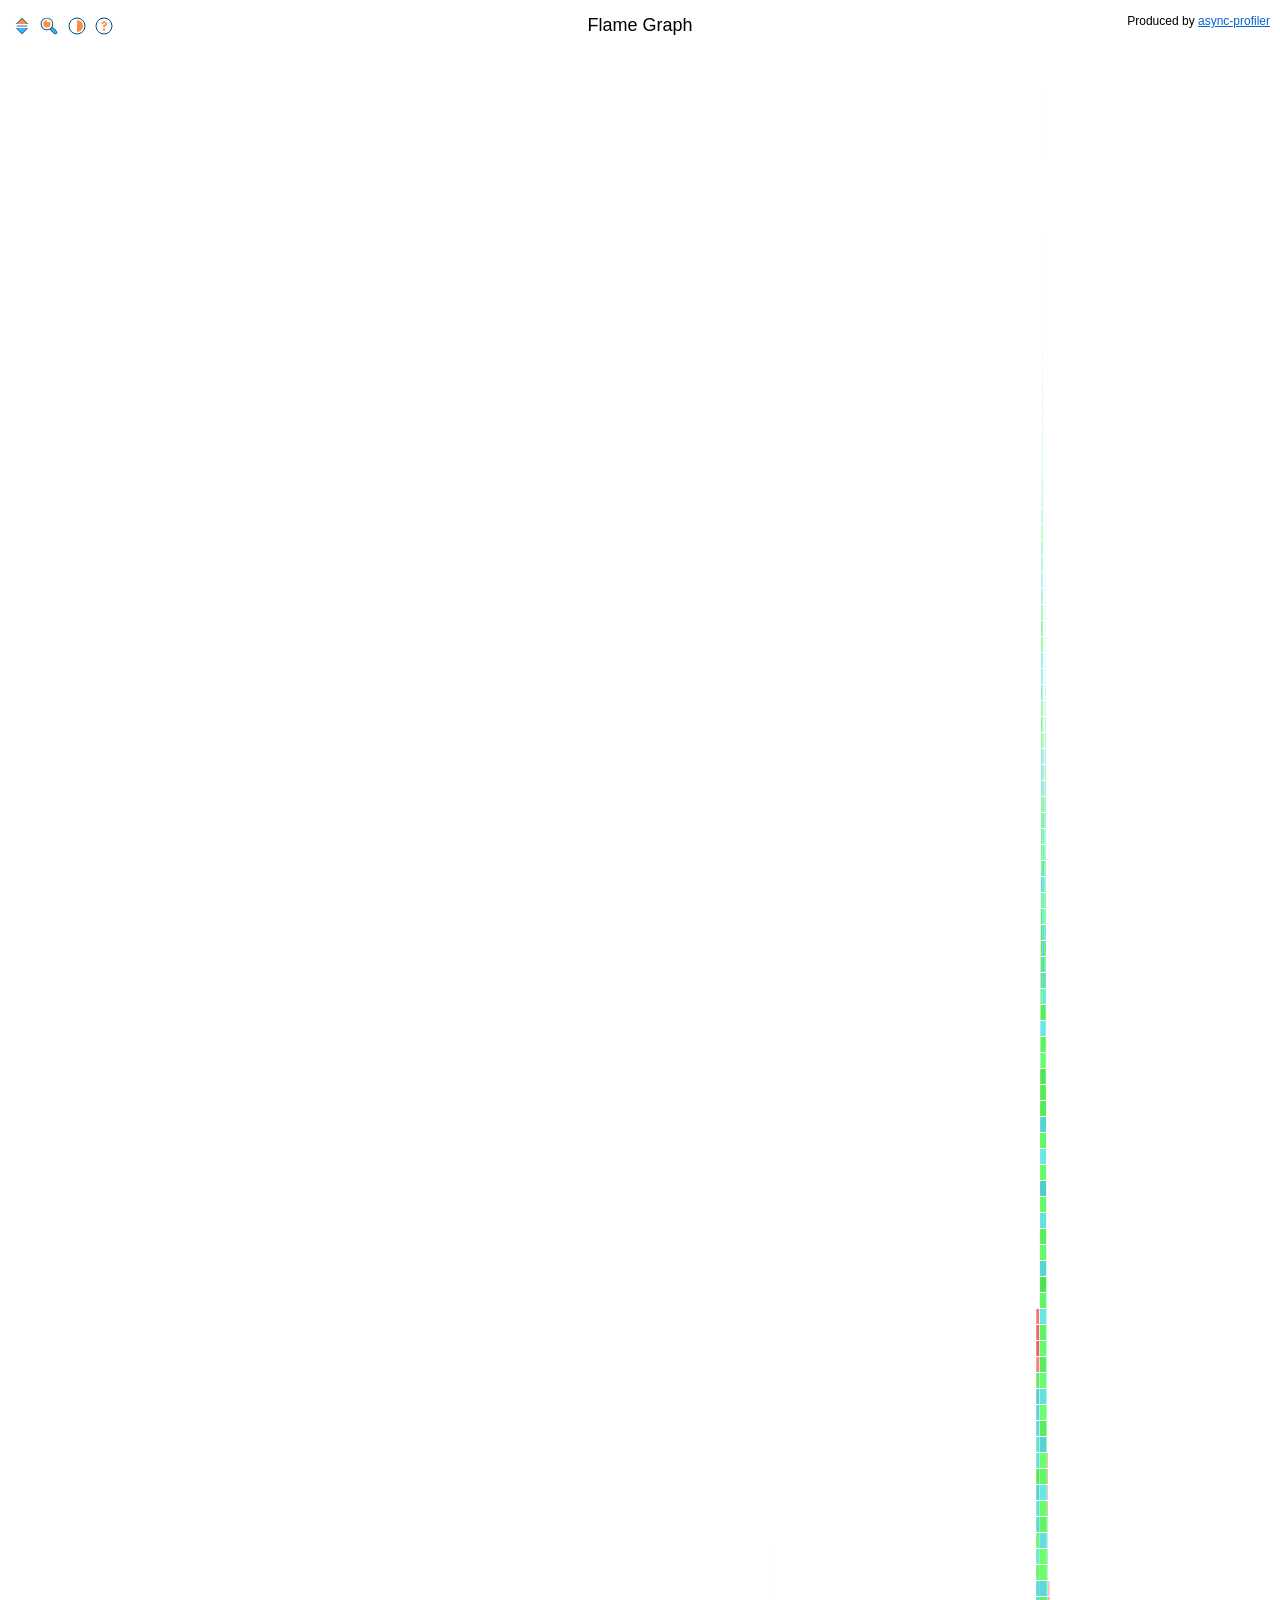
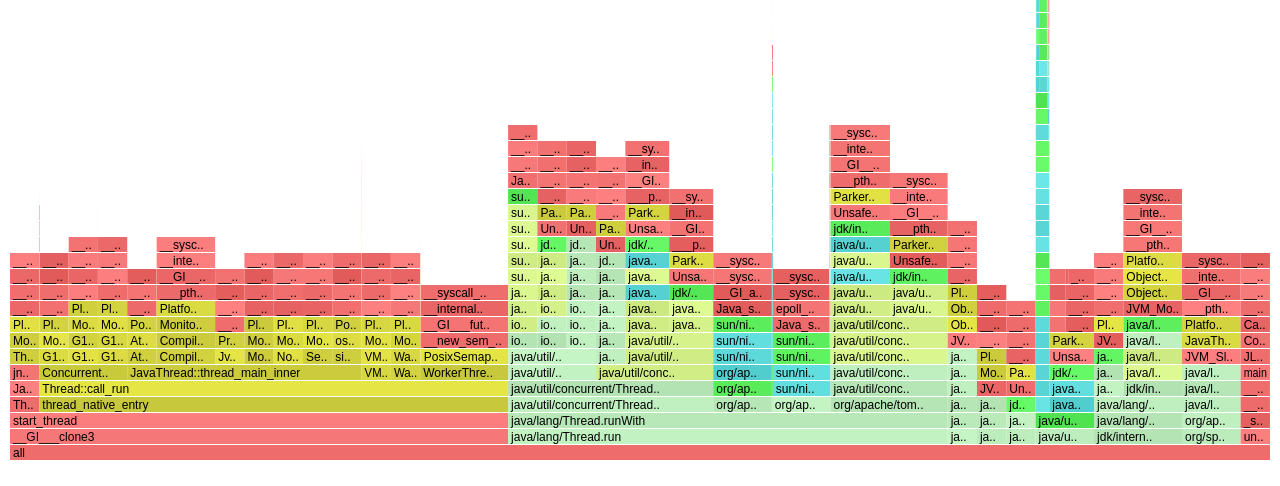
<file: bench/results/profile/sinjwt-4000_wall.html>
<!DOCTYPE html>
<html lang='en'>
<head>
<meta charset='utf-8'>
<style>
	:root      {--bg: #ffffff; --fg: #000000; --hl-bg: #ffffe0; --hl-border: #ffc000; --link: #0366d6; --legend-bg: #ffffe0; --legend-border: #666666}
	:root.dark {--bg: #1e1e1e; --fg: #cccccc; --hl-bg: #3a3a00; --hl-border: #8a7000; --link: #58a6ff; --legend-bg: #333333; --legend-border: #888888}
	body {margin: 0; padding: 10px 10px 22px 10px; background-color: var(--bg); color: var(--fg)}
	h1 {margin: 5px 0 0 0; font-size: 18px; font-weight: normal; text-align: center}
	header {margin: -22px 0 6px 0}
	button {border: none; background: none; width: 24px; height: 24px; cursor: pointer; margin: 0; padding: 2px 0 0 0; text-align: center}
	button:hover {background-color: var(--hl-bg); outline: 1px solid var(--hl-border); border-radius: 4px}
	dl {margin: 0 4px 8px 4px}
	dt {margin: 1px; padding: 2px 0; font-weight: bold}
	dd {margin: 1px; padding: 2px 4px}
	dl.frames {float: left; width: 160px}
	dl.frames > dd {color: #000000}
	dl.hotkeys {clear: left; border-top: 1px solid var(--legend-border)}
	dl.hotkeys > dt {float: left; clear: left; width: 158px; margin-right: 4px; text-align: right}
	dl.hotkeys > dd {float: left}
	p {position: fixed; bottom: 0; margin: 0; padding: 2px 3px 2px 3px; outline: 1px solid var(--hl-border); display: none; overflow: hidden; white-space: nowrap; background-color: var(--hl-bg); color: var(--fg)}
	a {color: var(--link)}
	#legend {padding: 4px; border-radius: 4px; background: var(--legend-bg); border: 1px solid var(--legend-border); display: none}
	#hl {position: absolute; display: none; overflow: hidden; white-space: nowrap; pointer-events: none; background-color: var(--hl-bg); outline: 1px solid var(--hl-border); height: 15px}
	#hl span {padding: 0 3px 0 3px}
	#status {left: 0}
	#match {right: 0}
	#reset {cursor: pointer}
	#canvas {width: 100%; height: 2016px}
</style>
<script>
{
	let theme;
	try { theme = localStorage.getItem('flame-theme'); } catch (ignored) {}
	if (theme ? theme === 'dark' : matchMedia('(prefers-color-scheme: dark)').matches) {
		document.documentElement.classList.add('dark');
	}
}
</script>
</head>
<body style='font: 12px Verdana, sans-serif'>
<h1>Flame Graph</h1>
<header style='float: left'>
<button id='inverted' title='Invert (I)'><svg xmlns='http://www.w3.org/2000/svg' width='20' height='20' viewBox='0 0 392 392'><path d='M196,36 L316,156 L76,156 Z' fill='#004d80'/><path d='M196,356 L76,236 L316,236 Z' fill='#004d80'/><path d='M196,54 L298,156 L94,156 Z' fill='#ff8d40'/><path d='M196,338 L94,236 L298,236 Z' fill='#40b2ff'/><rect x='94' y='188' width='204' height='16' fill='#004d80'/></svg></button>
<button id='search' title='Search (Ctrl+F)'><svg xmlns='http://www.w3.org/2000/svg' width='20' height='20' viewBox='-39.3 -39.3 471.1 471.1'><circle cx='147.7' cy='147.8' r='125.9' fill='#fff'/><path fill='#40b2ff' d='M370.7 348.7c0 1.4-1.6 6.3-7.2 12.3-6.2 6.7-12.5 9.8-14.7 9.8h-.1c-19.5-1.6-62-43.2-109.6-106.8 9.2-7.2 17.5-15.5 24.6-24.6 63.6 47.6 105.2 90.2 106.8 109.6z'/><path fill='#ff8d40' d='M208.7 86.9l-14.5 14.5c-17.1 17.1-46.5 5-46.5-19.3V61.6c-49 0-88.4 40.8-86.1 90.2 2 43.9 38.1 80 82 82 49.5 2.3 90.2-37.2 90.2-86.1 0-23.7-9.6-45.2-25.1-60.8z'/><path fill='#004d80' d='M276.1 221c12.3-21.5 19.5-46.5 19.5-73.2C295.6 66.3 229.2.1 147.7.1S0 66.3 0 147.9s66.3 147.7 147.7 147.7c26.6 0 51.5-7.1 73.2-19.5 39.8 53.3 91.9 113.5 126.1 116.4 12.3.5 22.9-6.7 32.8-16.7 5.2-5.6 13.8-16.9 12.8-28.8-2.9-34.1-63.1-86.2-116.4-126.1zM147.7 273.8c-69.5 0-125.9-56.5-125.9-125.9S78.3 21.9 147.7 21.9 273.6 78.4 273.6 147.8s-56.4 126-125.9 126zm215.9 87.2c-6.2 6.7-12.4 9.8-14.7 9.8h-.1c-19.5-1.6-62-43.2-109.6-106.8 9.2-7.2 17.5-15.5 24.6-24.6 63.6 47.6 105.2 90.2 106.8 109.6 0 1.4-1.6 6.3-7.2 12.4z'/></svg></button>
<button id='darkmode' title='Toggle dark mode (D)'><svg xmlns='http://www.w3.org/2000/svg' width='20' height='20' viewBox='0 0 20 20'><path d='M10 4a6 6 0 0 1 0 12z' fill='#ff8d40'/><path d='M10 4a6 6 0 0 0 0 12z' fill='#ffffff'/><circle cx='10' cy='10' r='8' fill='none' stroke='#004d80'/></svg></button>
<button id='info'><svg xmlns='http://www.w3.org/2000/svg' width='20' height='20' viewBox='0 0 20 20'><circle cx='10' cy='10' r='8' stroke='#004d80' fill='none'/><path d='M10 5.5c-1.25 0-2.25 1-2.25 2.25H9a1.25 1.25 0 0 1 2.5 0c0 .65-.55 1-1 1.2-.7.35-1.25.85-1.25 1.8V11h1.5v-.25c0-.37.29-.65.68-.83.73-.34 1.32-.87 1.32-2.17 0-1.25-1.5-2.25-2.75-2.25' fill='#ff8d40' stroke='#ff8d40' stroke-width='.6' stroke-linecap='round' stroke-linejoin='round'/><circle cx='10' cy='13.5' r='1.2' fill='#ff8d40'/></svg></button>
</header>
<header style='float: right'>Produced by <a href='https://github.com/async-profiler/async-profiler'>async-profiler</a></header>
<div id='legend' style='position: absolute'>
<dl class='frames'>
	<dt>Frame types</dt>
	<dd style='background-color: #e17d00'>Kernel</dd>
	<dd style='background-color: #e15a5a'>Native</dd>
	<dd style='background-color: #c8c83c'>C++ (VM)</dd>
	<dd style='background-color: #50e150'>Java compiled</dd>
	<dd style='background-color: #cce880'>Java compiled by C1</dd>
	<dd style='background-color: #50cccc'>Inlined</dd>
	<dd style='background-color: #b2e1b2'>Interpreted</dd>
</dl>
<dl class='frames'>
	<dt>Allocation profile</dt>
	<dd style='background-color: #50cccc'>Allocated class</dd>
	<dd style='background-color: #e17d00'>Allocation outside TLAB</dd>
	<dt>Lock profile</dt>
	<dd style='background-color: #50cccc'>Lock class</dd>
	<dt>&nbsp;</dt>
	<dt>Search</dt>
	<dd style='background-color: #ee00ee'>Matches regexp</dd>
</dl>
<dl class='hotkeys'>
	<dt>Click frame</dt><dd>Zoom into frame</dd>
	<dt>Ctrl/Alt+Click</dt><dd>Remove stack</dd>
	<dt>0</dt><dd>Reset zoom</dd>
	<dt>I</dt><dd>Invert graph</dd>
	<dt>Ctrl+F</dt><dd>Search</dd>
	<dt>N</dt><dd>Next match</dd>
	<dt>Shift+N</dt><dd>Previous match</dd>
	<dt>Esc</dt><dd>Cancel search</dd>
</dl>
</div>
<canvas id='canvas'></canvas>
<div id='hl'><span></span></div>
<p id='status'></p>
<p id='match'>Matched: <span id='matchval'></span> <span id='reset' title='Clear'>&#x274c;</span></p>
<script>
	// Copyright The async-profiler authors
	// SPDX-License-Identifier: Apache-2.0
	'use strict';
	let root, px, pattern;
	let level0 = 0, left0 = 0, width0 = 0, d = 0;
	let nav = [], navIndex, matchval;
	let inverted = false;
	const U = undefined;
	const maxdiff = -1;
	const levels = Array(126);
	for (let h = 0; h < levels.length; h++) {
		levels[h] = [];
	}

	const canvas = document.getElementById('canvas');
	const c = canvas.getContext('2d');
	const hl = document.getElementById('hl');
	const status = document.getElementById('status');

	const canvasWidth = canvas.offsetWidth;
	const canvasHeight = canvas.offsetHeight;
	canvas.style.width = canvasWidth + 'px';
	canvas.width = canvasWidth * (devicePixelRatio || 1);
	canvas.height = canvasHeight * (devicePixelRatio || 1);
	if (devicePixelRatio) c.scale(devicePixelRatio, devicePixelRatio);
	c.font = document.body.style.font;

	const palette = [
		[0xb2e1b2, 20, 20, 20],
		[0x50e150, 30, 30, 30],
		[0x50cccc, 30, 30, 30],
		[0xe15a5a, 30, 40, 40],
		[0xc8c83c, 30, 30, 10],
		[0xe17d00, 30, 30,  0],
		[0xcce880, 20, 20, 20],
	];

	function getColor(p) {
		const v = Math.random();
		return '#' + (p[0] + ((p[1] * v) << 16 | (p[2] * v) << 8 | (p[3] * v))).toString(16);
	}

	function getDiffColor(diff) {
		if (diff === U) return '#ffdd33';
		if (diff === 0) return '#e0e0e0';
		const v = Math.round(128 * (maxdiff - Math.abs(diff)) / maxdiff) + 96;
		return diff > 0 ? 'rgb(255,' + v + ',' + v + ')' : 'rgb(' + v + ',' + v + ',255)';
	}

	function f(key, level, left, width, inln, c1, int) {
		levels[level0 = level].push({level, left: left0 += left, width: width0 = width || width0,
			color: maxdiff >= 0 ? getDiffColor(d) : getColor(palette[key & 7]),
			title: cpool[key >>> 3],
			details: (d ? (d > 0 ? ', +' : ', ') + d : '') + (int ? ', int=' + int : '') + (c1 ? ', c1=' + c1 : '') + (inln ? ', inln=' + inln : '')
		});
	}

	function u(key, width, inln, c1, int) {
		f(key, level0 + 1, 0, width, inln, c1, int)
	}

	function n(key, width, inln, c1, int) {
		f(key, level0, width0, width, inln, c1, int)
	}

	function samples(n) {
		return n === 1 ? '1 sample' : n.toString().replace(/\B(?=(\d{3})+(?!\d))/g, ',') + ' samples';
	}

	function pct(a, b) {
		return a >= b ? '100' : (100 * a / b).toFixed(2);
	}

	function findFrame(frames, x) {
		let left = 0;
		let right = frames.length - 1;

		while (left <= right) {
			const mid = (left + right) >>> 1;
			const f = frames[mid];

			if (f.left > x) {
				right = mid - 1;
			} else if (f.left + f.width <= x) {
				left = mid + 1;
			} else {
				return f;
			}
		}

		if (frames[left] && (frames[left].left - x) * px < 0.5) return frames[left];
		if (frames[right] && (x - (frames[right].left + frames[right].width)) * px < 0.5) return frames[right];

		return null;
	}

	function removeStack(left, width) {
		for (let h = 0; h < levels.length; h++) {
			const frames = levels[h], newFrames = [];
			for (let i = 0; i < frames.length; i++) {
				const f = frames[i];
				if (f.left >= left + width) {
					f.left -= width;
				} else if (f.left + f.width > left) {
					if ((f.width -= width) <= 0 && h) continue;
				}
				newFrames.push(f);
			}
			levels[h] = newFrames;
		}
	}

	function search(r) {
		if (r === true && (r = prompt('Enter regexp to search:', '')) === null) {
			return;
		}

		pattern = r ? RegExp(r) : undefined;
		const matched = render(root, nav = []);
		navIndex = -1;
		document.getElementById('matchval').textContent = matchval = pct(matched, root.width) + '%';
		document.getElementById('match').style.display = r ? 'inline-block' : 'none';
	}

	function render(newRoot, nav) {
		const bg = getComputedStyle(document.documentElement).getPropertyValue('--bg');

		if (root) {
			c.fillStyle = bg;
			c.fillRect(0, 0, canvasWidth, canvasHeight);
		}

		root = newRoot || levels[0][0];
		px = canvasWidth / root.width;

		const x0 = root.left;
		const x1 = x0 + root.width;
		const marked = [];

		function mark(f) {
			return marked[f.left] || (marked[f.left] = f);
		}

		function totalMarked() {
			let total = 0;
			let left = 0;
			Object.keys(marked).sort(function(a, b) { return a - b; }).forEach(function(x) {
				if (+x >= left) {
					const m = marked[x];
					if (nav) nav.push(m);
					total += m.width;
					left = +x + m.width;
				}
			});
			return total;
		}

		function drawFrame(f, y) {
			if (f.left < x1 && f.left + f.width > x0) {
				c.fillStyle = pattern && f.title.match(pattern) && mark(f) ? '#ee00ee' : f.color;
				c.fillRect((f.left - x0) * px, y, f.width * px, 15);

				if (f.width * px >= 21) {
					const chars = Math.floor(f.width * px / 7);
					const title = f.title.length <= chars ? f.title : f.title.substring(0, chars - 2) + '..';
					c.fillStyle = '#000000';
					c.fillText(title, Math.max(f.left - x0, 0) * px + 3, y + 12, f.width * px - 6);
				}

				if (f.level < root.level) {
					c.fillStyle = bg + '80';
					c.fillRect((f.left - x0) * px, y, f.width * px, 15);
				}
			}
		}

		for (let h = 0; h < levels.length; h++) {
			const y = inverted ? h * 16 : canvasHeight - (h + 1) * 16;
			const frames = levels[h];
			for (let i = 0; i < frames.length; i++) {
				drawFrame(frames[i], y);
			}
		}

		return totalMarked();
	}

	function unpack(cpool) {
		for (let i = 1; i < cpool.length; i++) {
			cpool[i] = cpool[i - 1].substring(0, cpool[i].charCodeAt(0) - 32) + cpool[i].substring(1);
		}
	}

	canvas.onmousemove = function() {
		const h = Math.floor((inverted ? event.offsetY : (canvasHeight - event.offsetY)) / 16);
		if (h >= 0 && h < levels.length) {
			const f = findFrame(levels[h], event.offsetX / px + root.left);
			if (f) {
				if (f !== root) getSelection().removeAllRanges();
				hl.style.left = (Math.max(f.left - root.left, 0) * px + canvas.offsetLeft) + 'px';
				hl.style.width = (Math.min(f.width, root.width) * px) + 'px';
				hl.style.top = ((inverted ? h * 16 : canvasHeight - (h + 1) * 16) + canvas.offsetTop) + 'px';
				hl.firstChild.textContent = f.title;
				hl.style.display = 'block';
				canvas.title = f.title + '\n(' + samples(f.width) + f.details + ', ' + pct(f.width, levels[0][0].width) + '%)';
				canvas.style.cursor = 'pointer';
				canvas.onclick = function() {
					if ((event.altKey || event.ctrlKey) && h >= root.level && h > 0) {
						removeStack(f.left, f.width);
						root.width > f.width ? render(root) : render();
					} else if (f !== root) {
						render(f);
					}
					canvas.onmousemove();
				};
				status.textContent = 'Function: ' + canvas.title;
				status.style.display = 'inline-block';
				return;
			}
		}
		canvas.onmouseout();
	}

	canvas.onmouseout = function() {
		hl.style.display = 'none';
		status.style.display = 'none';
		canvas.title = '';
		canvas.style.cursor = '';
		canvas.onclick = null;
	}

	canvas.ondblclick = function() {
		getSelection().selectAllChildren(hl);
	}

	document.getElementById('inverted').onclick = function() {
		inverted = !inverted;
		render();
	}

	document.getElementById('search').onclick = function() {
		search(true);
	}

	document.getElementById('reset').onclick = function() {
		search(false);
	}

	document.getElementById('darkmode').onclick = function() {
		const theme = document.documentElement.classList.toggle('dark') ? 'dark' : 'light';
		try { localStorage.setItem('flame-theme', theme); } catch (ignored) {}
		render(root);
	}

	const btnInfo = document.getElementById('info');
	const legend = document.getElementById('legend');

	btnInfo.onmouseover = function() {
		legend.style.left = (btnInfo.offsetLeft + 24) + 'px';
		legend.style.top = (btnInfo.offsetTop + 24) + 'px';
		legend.style.display = 'block';
	}

	btnInfo.onmouseout = function() {
		legend.style.display = 'none';
	}

	window.onkeydown = function(event) {
		if ((event.ctrlKey || event.metaKey) && event.key === 'f') {
			event.preventDefault();
			search(true);
			return false;
		} else if (event.key === 'Escape') {
			search(false);
		} else if ((event.key === 'n' || event.key === 'N') && nav.length > 0) {
			navIndex = (navIndex + (event.shiftKey ? nav.length - 1 : 1)) % nav.length;
			render(nav[navIndex]);
			document.getElementById('matchval').textContent = matchval + ' (' + (navIndex + 1) + ' of ' + nav.length + ')';
			window.scroll(0, inverted ? root.level * 16 : canvasHeight - (root.level + 1) * 16);
			canvas.onmousemove();
			return false;
		} else if (event.key === 'i') {
			canvas.onmouseout();
			document.getElementById('inverted').onclick();
			return false;
		} else if (event.key === 'd') {
			document.getElementById('darkmode').onclick();
			return false;
		} else if (event.key === '0') {
			canvas.onmouseout();
			root = levels[0][0];
			search(false);
			return false;
		}
	}

const cpool = [
'all',
' AccessInternal::PostRuntimeDispatch<G1BarrierSet::AccessBarrier<1335398ul, G1BarrierSet>, (AccessInternal::BarrierType)1, 1335398ul>::oop_access_barrier',
'`286822ul, G1BarrierSet>, (AccessInternal::BarrierType)3, 286822ul>::oop_access_barrier',
'`397414ul, G1BarrierSet>, (AccessInternal::BarrierType)3, 397414ul>::oop_access_barrier',
'`548964ul, G1BarrierSet>, (AccessInternal::BarrierType)0, 548964ul>::oop_access_barrier',
'sInternal::BarrierType)2, 548964ul>::oop_access_barrier',
'!ddPNode::Identity',
'*bottom_type',
'!llocTracer::send_allocation_in_new_tlab',
'!rena::Arealloc',
'!ssembler::locate_operand',
'!ttachListener::dequeue',
'.Thread::thread_entry',
' BarrierSetNMethod::nmethod_stub_entry_barrier',
'!oolNode::Opcode',
'*hash',
'!ytecode_member_ref::signature',
' C1 Runtime counter_overflow_blob',
'+fast_new_instance_blob',
'!2 Runtime complete_monitor_locking',
'+multianewarray2',
'93',
'+new_array',
'4_nozero',
'/instance',
',otify_jvmti_vthread_end',
'@mount',
'@start',
'@unmount',
'"Compiler::compile_method',
'!DSConfig::is_dumping_heap',
'!allJavaMainInNewThread',
'!lassLoaderData::oops_do',
'/Graph::roots_cld_do',
'!odeCacheUnloadingTask::claim_nmethods',
'8work',
'$Heap::next_used',
'"llectedHeap::fill_with_objects',
'"mpilation::Compilation',
'-compile_java_method',
'5method',
'-emit_lir',
'+Policy::event',
'&e::Code_Gen',
'+mpile',
')Optimize',
')alias_type',
')call_generator',
')find_alias_type',
'*latten_alias_type',
')identify_useful_nodes',
')optimize_loops',
')process_for_post_loop_opts_igvn',
'\'Broker::compile_method',
'=_base',
'6r_thread_loop',
'/invoke_compiler_on_method',
'\'Queue::get',
'\'r::compile_method',
'"ncurrentGCThread::run',
'#stantPool::name_and_type_ref_index_at',
'#tinuation::set_cont_fastpath_thread_state',
'\'eInNewThread',
' Dict::Insert',
' FastThreadsListHandle::FastThreadsListHandle',
' G1AllocRegion::new_alloc_region_and_allocate',
'"BarrierSet::write_region',
',Runtime::write_ref_array_post_entry',
'"CLDScanClosure::do_cld',
'#MConcurrentMarkingTask::work',
'$Task::do_marking_step',
'+rain_global_stack',
'0local_queue',
'*process_current_region',
'*regular_clock_call',
'#ollectedHeap::allocate_new_tlab',
'2ttempt_allocation_slow',
'1do_collection_pause_at_safepoint_helper',
'1mem_allocate',
'1new_mutator_alloc_region',
'1rebuild_free_region_list',
'1unload_classes_and_code',
'$ncurrentMark::cleanup_for_next_mark',
'6r_bitmap',
'2mark_from_roots',
'2remark',
'0Thread::concurrent_mark_cycle_do',
'8phase_clear_bitmap_for_next_mark',
'>mark_loop',
'>rebuild_and_scrub',
'8run_service',
',RebuildAndScrub::rebuild_and_scrub',
'.fine::adjust_threads_periodically',
'4reduce_threads_wanted',
'4try_refinement_step',
'2Thread::run_service',
'"DirtyCardQueueSet::enqueue',
'"EvacuateRegionsBaseTask::work',
'1Task::scan_roots',
'"FromCardCache::clear',
'"HeapRegion::fill_range_with_dead_objects',
',Manager::par_iterate',
'5rebuild_free_list',
'"MonitoringSupport::update_eden_size',
'%otonicArenaFreeMemoryTask::execute',
'"NMethodClosure::HeapRegionGatheringOopClosure::do_oop',
'2do_nmethod',
'#methodProcessor::do_regular_processing',
'"ParCopyClosure<(G1Barrier)0, false>::do_oop',
'<2, true>::do_oop',
'%ScanThreadState::copy_to_survivor_space',
'6trim_queue_to_threshold',
'%allelCleaningTask::work',
'#rimaryConcurrentRefineThread::do_refinement_step',
'Amaybe_deactivate',
'Await_for_completed_buffers',
'"RebuildRSAndScrubTask::G1RebuildRSAndScrubRegionClosure::do_heap_region',
'9work',
'$mSet::scan_heap_roots',
'(TrackingPolicy::update_at_allocate',
'#ootProcessor::evacuate_roots',
'1process_java_roots',
'"SATBMarkQueueSet::filter',
'#canHRForRegionClosure::scan_heap_roots',
'#erviceThread::run_service',
'5task',
'1wait_for_task',
'#urvivorRegions::length',
'"YoungCollector::collect',
'2evacuate_initial_collection_set',
'2post_evacuate_collection_set',
'3re_evacuate_collection_set',
'!raphKit::gen_checkcast',
'*null_check_common',
'5oop',
' ImmutableOopMap::oops_do',
'!ndexSet::alloc_block_containing',
'(Iterator::advance_and_next',
'"lineTree::ok_to_inline',
'"stanceKlass::allocate_instance',
'8objArray',
'/is_record',
'!sUnloadingBehaviour::is_unloading',
' JLI_Launch',
'!NIHandles::make_local',
',resolve_external_guard',
'!VM_GetNanoTimeAdjustment',
'$IsRecord',
'$MonitorWait',
'$SleepNanos',
'$TakeVirtualThreadListToUnblock',
'$WaitForReferencePendingList',
'!avaCalls::call_helper',
'$Main',
'$Thread::check_special_condition_for_native_trans',
',is_interrupted',
',oops_do_frames',
',rebind_to_jvmti_thread_state_of',
',sleep_nanos',
',thread_main_inner',
'$_sun_nio_ch_EPoll_ctl',
'6wait',
'1ventFD_set0',
'0IOUtil_configureBlocking',
'7drain',
'0Net_accept',
'4getIntOption0',
'4poll',
'4setIntOption0',
'5hutdown',
'0SocketDispatcher_read0',
'Awrite0',
'!frObjectAllocationSample::send_event',
'!vmtiAgentThread::start_function_wrapper',
'%VTMSTransitionDisabler::VTMS_vthread_end',
'Jmount',
'Jstart',
'=finish_VTMS_transition',
'=start_VTMS_transition',
' Klass::check_array_allocation_length',
' LightweightSynchronizer::enter',
'9inflate_and_enter',
'Ainto_object_header',
'"nearScan::build_intervals',
',compute_global_live_sets',
',do_linear_scan',
',use_kind_of_input_operand',
'#uxWaitBarrier::disarm',
'2wait',
' MachCallJavaNode::in_RegMask',
'$Node::ideal_reg',
'!emAllocator::Allocation::notify_allocation_jvmti_sampler',
'.allocate',
'.mem_allocate',
':_inside_tlab_slow',
'#Node::Ideal_common',
'!onitor::wait',
'-_without_safepoint_check',
'\'DeflationThread::monitor_deflation_thread_entry',
'!utatorAllocRegion::retire',
'#ex::lock',
'+_contended',
'\'try_lock',
' NET_GetSockOpt',
'!ode::hash',
'&is_CFG',
'$Hash::hash_find_insert',
'"tificationThread::notification_thread_entry',
' ObjArrayAllocator::initialize',
'(Klass::allocate',
'/multi_allocate',
'#ectMonitor::enter',
'4_internal',
'5with_contention_mark',
'/try_spin',
'/wait',
'&Synchronizer::wait',
'!opFlow::build_oop_map',
')compute_reach',
'!ptoRuntime::multianewarray2_C',
';3_C',
'-new_array_C',
'7nozero_C',
'1instance_C',
' Parker::park',
'(unpark',
'#se::Parse',
'\'do_all_blocks',
'*call',
'+heckcast',
'*field_access',
'*get_xxx',
'*one_block',
'*put_xxx',
'%Generator::generate',
'!haseCCP::analyze',
'*push_and',
'/more_uses',
'&FG::do_global_code_motion',
'*global_code_motion',
'*schedule_late',
'&haitin::Register_Allocate',
'.Split',
'.build_ifg_physical',
'.elide_copy',
'.gather_lrg_masks',
'/et_spillcopy_wide',
'.interfere_with_live',
'.post_allocate_copy_removal',
'.split_USE',
'%GVN::transform',
'%IFG::SquareUp',
'&dealLoop::build_and_optimize',
'6loop_late',
'?_post_work',
'0get_late_ctrl_with_anti_dep',
'0optimize',
'0split_if_with_blocks',
'D_pre',
'6thru_phi',
'&terGVN::optimize',
'.transform_old',
'%Output::BuildOopMaps',
'-Output',
'%RemoveUseless::PhaseRemoveUseless',
'!latformEvent::park',
'3_nanos',
'(Monitor::wait',
'!osixAttachListener::dequeue',
'%Semaphore::signal',
'0wait',
'!redictedCallGenerator::generate',
'"ofiler::timerLoop',
'!trQueueSet::exchange_buffer_with_new',
' ReferenceProcessor::discover_reference',
'"gMask::is_aligned_pairs',
'"locIterator::initialize',
'/reloc',
'!untime1::counter_overflow',
'*new_instance',
' SATBMarkQueueSet::enqueue_known_active',
'2handle_zero_index',
'!afeThreadsListPtr::release_stable_list',
'$pointBlob',
')Mechanism::process',
')Synchronize::begin',
'7lock',
'6end',
'6handle_polling_page_exception',
'6synchronize_threads',
'!erviceThread::service_thread_entry',
'!haredRuntime::complete_monitor_locking_C',
'@unlocking_C',
'/notify_jvmti_vthread_end',
'Dmount',
'Dstart',
'Dunmount',
'!pinYield::SpinYield',
'!toreNode::Ideal',
'!uspendibleThreadSet::join',
' Thread::call_run',
'(oops_do',
'&InVMfromNative::ThreadInVMfromNative',
'&JavaMain',
'&SafepointState::handle_polling_page_exception',
'&s::destroy_vm',
')possibly_parallel_oops_do',
'!ype::Initialize_shared(Compile*)::{lambda(void const*, void const*)#1}::_FUN',
'&has_memory',
')hcons',
'$ArrayKlass::allocate_common',
'0multi_allocate',
'$InstPtr::xdual',
'&terfaces::TypeInterfaces',
'0make',
'$Long::xmeet',
'$OopPtr::make_from_klass_common',
'$Ptr::interfaces',
' Unsafe_AllocateInstance',
'\'Park',
'\'Unpark',
' VMThread::evaluate_operation',
'+xecute',
'*inner_execute',
'*run',
'*wait_for_operation',
'/until_executed',
'"_G1CollectForAllocation::doit',
'%PauseConcurrent::doit',
'#Operation::evaluate',
'!ectorSet::grow',
' WatcherThread::run',
'/sleep',
'!orkerThread::run',
',s::run_task',
' [vdso]',
' __GI___clone3',
'\'fcntl64',
'(utex_abstimed_wait_cancelable64',
'\'pthread_mutex_unlock',
'\'qsort_r',
'\'setsockopt',
'%accept',
'%read',
'%shutdown',
'"_pthread_cond_timedwait64',
'0wait',
'+mutex_trylock',
'"fcntl64_nocancel_adjusted',
'"getrusage',
'%sockopt',
'"internal_syscall_cancel',
'"libc_start_call_main',
'-main_alias_2',
'#ll_lock_wait',
'-ke',
'#og2_compat',
'"memcpy_avx_unaligned_erms',
'%set_avx2_unaligned_erms',
'"nanosleep',
'#ew_sem_post',
'*wait_slow64.constprop.0',
'"poll',
'#thread_clockjoin_ex',
'*mutex_cond_lock',
'0unlock_usercnt',
'"syscall_cancel',
'0_arch_end',
'6start',
'"tls_get_addr',
'"write',
'!pthread_cleanup_push@@GLIBC_2.34',
'!start',
' avx2_partition',
'%sort',
' bool G1CMTask::deal_with_reference<narrowOop>',
' ch/qos/logback/classic/Logger.callTurboFilters',
'>isTraceEnabled',
'=Context.getTurboFilterChainDecision_0_3OrMore',
'7util/LogbackMDCAdapter.nullifyReadOnlyThreadLocalMap',
'Nput',
'"eckcast_arraycopy_uninit',
'!iBytecodeStream::get_constant_pool_tag',
'"InstanceKlass::compute_transitive_interfaces',
'1transitive_interfaces',
'"Method::get_flow_analysis',
'"TypeFlow::StateVector::apply_one_bytecode',
'9do_new',
',df_flow_types',
'-o_flow',
',flow_block',
'1types',
'!lock_gettime@@GLIBC_2.17',
'.plt',
'&nanosleep@@GLIBC_2.17',
'!om/google/protobuf/AbstractParser.parseFrom',
'HPartialFrom',
'4SingleFieldBuilder.getBuilder',
'$sun/management/GcInfo.<init>',
'3internal/GarbageCollectionNotifInfoCompositeData.getCompositeData',
'dtoCompositeData',
'JorExtImpl.createGCNotification',
'=cInfoCompositeData.getCompositeData',
'PtoCompositeData',
'"nt_returnBarrier',
'#vertReturnVal',
' epoll_ctl',
'&wait',
' fdval',
'!rame::oops_do_internal',
',interpreted_do',
' handleRead',
' io/micrometer/common/KeyValue.compareTo',
'=s$ArrayIterator.next',
'>.<init>',
'?access$200',
'@nd',
'?dedup',
'?isSortedSet',
'?of',
'?toKeyValues',
'0re/instrument/AbstractDistributionSummary.record',
'FTimer.record',
'>Clock$1.monotonicTime',
'FwallTime',
'?ounter.increment',
'>ImmutableTag.<init>',
'Kequals',
'KgetKey',
'KhashCode',
'>Meter$Id.equals',
'GhashCode',
'CRegistry$More.longTaskTimer',
'K.access$1200',
'LcheckAndWarnAboutDoubleRegistration',
'LgetOrCreateMeter',
'LregisterMeterIfNecessary',
'Ltimer',
'>Tag.compareTo',
'Bof',
'As.equals',
'ChashCode',
'CisSortedSet',
'Cof',
'CtagsEqual',
'DoTags',
'?imer$Sample.<init>',
'Kstop',
'C.record',
'Dstart',
'>distribution/AbstractTimeWindowHistogram.recordLong',
'hotate',
'KFixedBoundaryHistogram.leastLessThanOrEqualTo',
'brecord',
'KTimeWindowFixedBoundaryHistogram.recordLong',
'UMax.record',
'Zotate',
'UPercentileHistogram.recordLong',
'>internal/DefaultLongTaskTimer$SampleImpl.stop',
'[.start',
'>observation/DefaultMeterObservationHandler.createTags',
'ionStart',
'mop',
'.observation/Observation$Context.addHighCardinalityKeyValue',
'hs',
'QLowCardinalityKeyValue',
'gs',
'NgetLowCardinalityKeyValues',
'QRequired',
'Nput',
'NsetContextualName',
'QParentFromCurrentObservation',
'E.createNotStarted',
'EHandler$FirstMatchingCompositeObservationHandler.onStart',
'zop',
'ERegistry$ObservationConfig.isObservationEnabled',
':SimpleObservation$$Lambda.0x000000000e5908a0.accept',
'LSimpleScope.close',
'K.<init>',
'LgetHandlersFromConfig',
'Llambda$notifyOnObservationStopped$0',
'LnotifyOnObservationStarted',
'aopped',
'LopenScope',
'Lstart',
'Nop',
'KRegistry._getCurrentObservation',
'TgetCurrentObservation',
':docs/ObservationDocumentation.observation',
'.prometheusmetrics/PrometheusDistributionSummary.recordNonNegative',
'JHistogram.recordLong',
'JTimer.recordNonNegative',
'#nats/client/impl/ConsumerMessageQueue.pop',
'Jush',
'4MessageQueueBase._poll',
'4NatsConnection.deliverMessage',
'BReader.gatherMessageData',
'Irun',
'BWriter.run',
'8Dispatcher.run',
'4SocketDataPort.read',
'4WriterMessageQueue.accumulate',
'!table stub',
' jakarta/servlet/ServletRequestWrapper.getAttribute',
'IContentType',
'IRemoteAddr',
'Kquest',
'FisAsyncSupported',
'FremoveAttribute',
'FsetAttribute',
'9sponseWrapper.getCharacterEncoding',
'KontentType',
'0http/HttpServlet.service',
'@RequestWrapper._getHttpServletRequest',
'OgetHeader',
'Xs',
'SttpServletMapping',
'RMethod',
'RSession',
'BsponseWrapper._getHttpServletResponse',
'PcontainsHeader',
'PgetHeader',
'PsetHeader',
'"va/io/FileInputStream.read',
'<Bytes',
'+terInputStream.read',
'(PushbackInputStream.read',
'%lang/AbstractStringBuilder.append',
'@ensureCapacityNewCoder',
'NSameCoder',
'*BaseVirtualThread.<init>',
'*Character.digit',
'4isUpperCase',
'3DataLatin1.digit',
'>getPropertiesEx',
'>isUpperCase',
'>toLowerCase',
'+lass.getInterfaces',
'3Name',
'0isRecord',
'80',
'*Enum.ordinal',
'*InheritableThreadLocal.createMap',
'AgetMap',
',teger.intValue',
'2parseInt',
'2valueOf',
'*Long.compare',
'/parseLong',
'*Math.floorMod',
'*Object.wait',
'50',
'*String$$StringConcat.0x000000000e31c400.concat',
'Rprepend',
'0.<init>',
'1charAt',
'2oder',
'3mpareTo',
'1decodeASCII',
'1equals',
'7IgnoreCase',
'1getBytes',
'1hashCode',
'1indexOf',
'8NonWhitespace',
'2sBlank',
'3Empty',
'3Latin1',
'1lastIndexOf',
'2ength',
'1regionMatches',
'3place',
'1startsWith',
'2ubstring',
'1toCharArray',
'3LowerCase',
'3UpperCase',
'0Builder.append',
'8toString',
'0ConcatHelper.doConcat',
'=newArrayWithSuffix',
'=prepend',
'=simpleConcat',
'0Latin1.charAt',
'7hashCode',
'7indexOf',
'>NonWhitespace',
'7lastIndexOf',
'7newString',
'7regionMatchesCI',
'9place',
'7toChars',
'9LowerCase',
'9UpperCase',
'0UTF16.compress',
'+ystem$1.blockedOn',
'3getCarrierThreadLocal',
'3setScopedValueCache',
'3uncheckedDecodeASCII',
'5parkVirtualThread',
'0.getProperty',
'*Thread$ThreadIdentifiers.next',
'0.<init>',
'1blockedOn',
'1getAndClearInterrupt',
'1inheritableThreadLocals',
'3terrupted',
'1run',
'4With',
'1sleep',
'6Nanos',
';0',
'1terminatingThreadLocals',
'0Builders$BaseThreadBuilder.nextThreadName',
'9VirtualThreadBuilder.start',
'Nunstarted',
'8.newVirtualThread',
'0Local$ThreadLocalMap$Entry.<init>',
'D.<init>',
'EcleanSomeSlots',
'EgetEntry',
'Eset',
'5.get',
'9CarrierThreadLocal',
'9Map',
'6remove',
'6set',
'9InitialValue',
'*VirtualThread$$Lambda.0x000000000e44b500.run',
'Obd0.run',
'8VThreadContinuation$1.run',
'7.<init>',
'8afterDone',
'=Yield',
'8cancelTimeoutTask',
'8externalSubmitRunContinuationOrThrow',
'8hashCode',
'8mount',
'8run',
';Continuation',
'8schedule',
'9tart',
'9ubmitRunContinuation',
'8takeVirtualThreadListToUnblock',
'8unblockVirtualThreads',
':mount',
':park',
'*invoke/BoundMethodHandle$Species_L.copyWith',
'1DelegatingMethodHandle$Holder.delegate',
'2irectMethodHandle$Holder.invokeSpecial',
'Rtatic',
'KnewInvokeSpecial',
'C.allocateInstance',
'1Invokers$Holder.invokeExact_MT',
'AlinkToTargetMethod',
'9.checkCustomized',
'?ExactType',
':spreadInvoker',
'1LambdaForm$DMH.0x000000000e0b0400.invokeInterface',
'L3d0000.invokeVirtual',
'<MH.0x000000000e045000.invoke',
'Mc800.invoke',
'Md400.invoke',
'L50800.invoke',
'M1400.guard',
'K113800.invokeExact_MT',
'K2ec400.invoke',
'K5c4800.invoke',
'Le1000.invoke',
'N400.invoke',
'N800.invoke',
'Nc00.invoke',
'M2000.invoke',
'N400.invoke',
'N800.invoke',
'Nc00.invoke',
'M3800.invoke',
'M9800.invoke',
'Nc00.invoke',
'Mc400.invoke',
'Mfc00.invoke',
'Lf1000.invoke',
'1MethodHandle.asSpreader',
'>invokeBasic',
'DWithArguments',
'>type',
'7Type.dropParameterTypes',
'<equals',
'<insertParameterTypes',
'>vokers',
'<makeImpl',
'=ethodType',
'<replaceParameterTypes',
'1VarHandleGuards.guard_LIJ_J',
'IL_V',
'I_L',
'HJJ_Z',
'HLL_Z',
':Longs$Array.getAndAdd',
'@FieldInstanceReadWrite.weakCompareAndSetRelease',
':References$Array.getVolatile',
'KsetVolatile',
'EFieldInstanceReadWrite.compareAndSet',
'*ref/Finalizer$FinalizerThread.run',
'.Reference$ReferenceHandler.run',
'7.<init>',
'8processPendingReferences',
'8refersTo',
'@Impl',
'8waitForReferencePendingList',
'7Queue.remove',
'C0',
'.WeakReference.<init>',
'-lect/AccessibleObject.checkAccess',
'CisAccessChecked',
'CverifyAccess',
'2Method.hashCode',
'9invoke',
'2Parameter.getName',
'%net/Socket$SocketInputStream.implRead',
'Bread',
'&io/Buffer.nextGetIndex',
'0position',
'0remaining',
'*yteBuffer.mark',
'4put',
'7Buffer',
')CharBuffer.allocate',
'4position',
'4wrap',
')HeapByteBuffer.get',
'8put',
'-CharBuffer.<init>',
')StringCharBuffer.get',
')channels/spi/AbstractInterruptibleChannel.blockedOn',
'Sclose',
'>SelectableChannel.configureBlocking',
'PimplCloseChannel',
'Dor.end',
',rset/Charset.decode',
'8Decoder.decode',
'@flush',
'8Encoder.encode',
'2oderResult.isUnderflow',
'%security/MessageDigest$Delegate.engineDigest',
'KUpdate',
';.digest',
'<update',
'.SecureRandom.nextBytes',
'%time/Clock.currentInstant',
'*Instant.now',
'%util/AbstractCollection.addAll',
'=containsAll',
'=isEmpty',
'2List$RandomAccessSpliterator.characteristics',
'OforEachRemaining',
'Oget',
'OtryAdvance',
'2Set.equals',
'+rrayDeque$DescendingIterator.forEachRemaining',
'4.<init>',
'5elementAt',
'5pollFirst',
'/List$ArrayListSpliterator.characteristics',
'IestimateSize',
'IforEachRemaining',
'4Itr.checkForComodification',
'8hasNext',
'8next',
'3.<init>',
'4add',
'7All',
'4clear',
'4elementData',
'4get',
'5row',
'4isEmpty',
'5terator',
'4sort',
'8Range',
'4toArray',
'/s$ArrayList.get',
'0.binarySearch',
'=0',
'1copyOf',
'7Range',
'1equals',
'1hashCode',
'1sort',
'*Collection.stream',
'4s$2.characteristics',
'8estimateSize',
'8forEachRemaining',
'8tryAdvance',
'6ReverseComparator2.compare',
'6UnmodifiableCollection.size',
'BMap.containsKey',
'FforEach',
'Fget',
'BSet.equals',
',mparableTimSort.binarySort',
'<countRunAndMakeAscending',
'<sort',
'1tor$$Lambda.0x000000000e2785e0.compare',
'I451be0.compare',
'4.lambda$comparingLong$6043328a$1',
'<thenComparing$36697e65$1',
'*DualPivotQuicksort.sort',
'*EnumMap.get',
'*HashMap$HashIterator.<init>',
'?nextNode',
'2KeyIterator.<init>',
'>next',
'5Set.iterator',
'1.containsKey',
'2get',
'5Node',
'5OrDefault',
'2hash',
'2newNode',
'2put',
'5Val',
'2resize',
'.Set.<init>',
'2add',
'2contains',
'2iterator',
'2toArray',
'*ImmutableCollections$AbstractImmutableList.iterator',
'@ccess$1.listFromTrustedArrayNullsAllowed',
'?List12.get',
'Fsize',
'CItr.hasNext',
'Gnext',
'CN.get',
'Esize',
'?MapN.get',
'Dprobe',
'?SetN.contains',
'Dprobe',
'>.listCopy',
'CFromArray',
'GTrustedArrayNullsAllowed',
'*LinkedHashMap.afterNodeInsertion',
'8forEach',
'8get',
'8keysToArray',
'8linkNodeAtEnd',
'8newNode',
'4Set.<init>',
',st.copyOf',
'/of',
'+ocale.getLanguage',
'*Objects.checkFromIndexSize',
'2equals',
'2hash',
'6Code',
'+ptional.orElse',
'*PriorityQueue.add',
'8offer',
'8poll',
'8siftDownUsingComparator',
'<Up',
'>UsingComparator',
'8toArray',
',operties.getProperty',
'*Spliterator.getExactSizeIfKnown',
'*TimSort.binarySort',
'2countRunAndMakeAscending',
'2sort',
'+reeMap$KeyIterator.next',
'5Set.contains',
'9iterator',
'2PrivateEntryIterator.nextEntry',
'1.containsKey',
'2getFirstEntry',
'2keyIterator',
'2put',
'2size',
'2values',
'.Set.iterator',
'2size',
'*UUID.hex8',
'/randomUUID',
'/toString',
'*concurrent/ConcurrentHashMap$BaseIterator.<init>',
'GCollectionView.toArray',
'GKeyIterator.<init>',
'JSetView.add',
'Riterator',
'Rremove',
'GTraverser.advance',
'GValueIterator.<init>',
'Unext',
'LsView.iterator',
'F.<init>',
'GaddCount',
'GcasTabAt',
'Hlear',
'HomputeIfAbsent',
'IntainsKey',
'Gget',
'GinitTable',
'HsEmpty',
'Gput',
'JVal',
'Gremove',
'IplaceNode',
'GsumCount',
'GtabAt',
'?LinkedDeque.linkLast',
'KofferLast',
'KpollFirst',
'KskipDeletedPredecessors',
'Kunlink',
'?SkipListMap.addIndices',
'Kcpr',
'KdoPut',
'MRemove',
'KfindPredecessor',
'KputIfAbsent',
'Kremove',
'GSet.add',
'Kremove',
'7pyOnWriteArrayList$COWIterator.next',
'I.getArray',
'Jsize',
'JtoArray',
'5DelayScheduler$ScheduledForkJoinTask.cancel',
'C.loop',
'Dpend',
'Drun',
'Dsignal',
'5Executors$RunnableAdapter.call',
'5ForkJoinPool$WorkQueue.push',
'LtopLevelExec',
'A.awaitWork',
'Bdeactivate',
'Bexecute',
'BmanagedBlock',
'BpoolSubmit',
'BrunWorker',
'Bschedule',
'JDelayedTask',
'CignalWork',
'ClotOffset',
'BunmanagedBlock',
'=Task$InterruptibleTask.exec',
'BRunnableExecuteAction.compute',
'A.doExec',
'=WorkerThread.run',
'6utureTask.run',
'CAndReset',
'5LinkedBlockingQueue.dequeue',
'Ioffer',
'Ipoll',
'IsignalNotEmpty',
'Itake',
'5ScheduledThreadPoolExecutor$DelayedWorkQueue.take',
'QScheduledFutureTask.run',
'5ThreadLocalRandom.nextSecondarySeed',
';PoolExecutor$Worker.run',
'G.getTask',
'HrunWorker',
'5atomic/AtomicBoolean.set',
'BLongArray.incrementAndGet',
'FFieldUpdater$CASUpdater.getAndAdd',
'dIncrement',
'^incrementAndGet',
'BReferenceArray.get',
'Qset',
'<LongAdder.add',
'Fincrement',
'<Striped64$Cell.cas',
'5locks/AbstractQueuedLongSynchronizer.acquireShared',
'[pparentlyFirstQueuedIsExclusive',
'ZcompareAndSetState',
'ZgetState',
'ZreleaseShared',
'ISynchronizer$ConditionNode.block',
'_Object.await',
'kNanos',
'fnewConditionNode',
'U.compareAndSetState',
'Vrelease',
'VsignalNext',
';LockSupport.park',
'KNanos',
'Gunpark',
';ReentrantLock$NonfairSync.initialTryLock',
'ISync.lock',
'H.lock',
'Iunlock',
'DReadWriteLock$NonfairSync.readerShouldBlock',
'RReadLock.lock',
'[unlock',
'RSync.tryAcquireShared',
'ZReleaseShared',
'*logging/Level.intValue',
'3ogger.isLoggable',
'*stream/AbstractPipeline.<init>',
'BcopyInto',
'JWithCancel',
'Bevaluate',
'JToArrayNode',
'CxactOutputSizeIfKnown',
'BgetStreamAndOpFlags',
'BisParallel',
'BsourceSpliterator',
'BwrapAndCopyInto',
'FSink',
'1MatchOps$$Lambda.0x800000004.get',
':1MatchSink.accept',
':MatchOp.evaluateSequential',
'9.lambda$makeRef$0',
'1Nodes$ArrayNode.<init>',
'AasArray',
'7FixedNodeBuilder.<init>',
'Haccept',
'Hbegin',
'Hend',
'6.builder',
'1ReduceOps$5.evaluateSequential',
';CountingSink$OfRef.accept',
';ReduceOp.evaluateSequential',
'3ferencePipeline$$Lambda.0x000000000e00ab20.apply',
'C2$1.<init>',
'Gaccept',
'D.<init>',
'EopWrapSink',
'C3$1.<init>',
'Gaccept',
'D.<init>',
'EopWrapSink',
'CStatelessOp.<init>',
'B.<init>',
'CanyMatch',
'Ccount',
'Cfilter',
'DorEachWithCancel',
'Clambda$toArray$0',
'CmakeNodeBuilder',
'Ep',
'CnoneMatch',
'CtoArray',
'EList',
'1Sink$ChainedReference.<init>',
'Gbegin',
'Gend',
'5.end',
'2treamOpFlag.combineOpFlags',
'>fromCharacteristics',
'7Support.stream',
'$_lang_Thread::get_thread_status',
'$x/management/openmbean/CompositeDataSupport.<init>',
'PmakeMap',
'!byte_arraycopy',
'&disjoint_arraycopy',
'!dk/internal/access/SharedSecrets.getJavaUtilCollectionAccess',
'-misc/CarrierThreadLocal.get',
'2InnocuousThread.run',
'2ScopedMemoryAccess.copyMemory',
'OInternal',
'2Unsafe.allocateInstance',
'9copyMemory',
'9park',
'9unpark',
'2VM.getNanoTimeAdjustment',
'-ref/CleanerImpl.run',
'0lect/DirectMethodHandleAccessor.checkReceiver',
'Pinvoke',
'VImpl',
'-util/ArraysSupport.hashCode',
'HOfUnsigned',
'@mismatch',
'2DecimalDigits.stringSize',
'@uncheckedGetCharsLatin1',
'IPutPairLatin1',
'2Preconditions.checkFromIndexSize',
'2ReferencedKeyMap.existingKey',
'Cget',
'FNoCheckStale',
'Cintern',
'?Set.get',
'Cintern',
'2StrongReferenceKey.equals',
'-vm/Continuation.enter',
'B0',
'BSpecial',
'=fence',
'=run',
'0ThreadContainer.add',
'@remove',
'?s$RootContainer$TrackingRootContainer.onExit',
'gStart',
'!fr_is_event_enabled',
'!int_disjoint_arraycopy',
'!long_disjoint_arraycopy',
'!ni_DestroyJavaVM',
'$NewObject',
'$SetIntField',
'$invoke_nonstatic',
'!short_disjoint_arraycopy',
' main',
'!etadata_Relocation::unpack_data',
'#hod_entry_barrier',
' nmethod::cleanup_inline_caches_impl',
')do_unloading',
')fix_oop_relocations',
')oops_do',
'0_process_strong',
'9weak',
' oopDesc::address_field',
')klass',
')size_given_klass',
'#_Relocation::oop_value',
'$disjoint_arraycopy',
'!rg/HdrHistogram/ConcurrentHistogram$AtomicLongArrayWithNormalizingOffset.atomicIncrement',
'D.incrementTotalCount',
'ErecordConvertedDoubleValue',
'1DoubleHistogram.recordSingleValue',
'GValue',
'7Recorder.recordValue',
'1WriterReaderPhaser.writerCriticalSectionEnter',
'$apache/catalina/authenticator/AuthenticatorBase.invoke',
'4connector/CoyoteAdapter.convertURI',
'Lnormalize',
'LparseSessionCookiesId',
'MostParseRequest',
'Lservice',
'DInputStream.checkNonBlockingRead',
'Pread',
'DOutputStream.write',
'>InputBuffer.checkByteBufferEof',
'JisBlocking',
'Jread',
'NByte',
'MlReadBytes',
'>OutputBuffer.append',
'QByteArray',
'Kclose',
'KdoFlush',
'Kflush',
'PByteBuffer',
'KrealWriteBytes',
'KtoWriteMode',
'Lransfer',
'Kwrite',
'PBytes',
'>Request$2.get',
'E.doGetSession',
'FgetAttribute',
'IContentType',
'IHeader',
'Os',
'JttpServletMapping',
'ILocale',
'IRemoteAddr',
'KquestURI',
'IServerCookies',
'Kssion',
'FnotifyAttributeAssigned',
'URemoved',
'FparseCookies',
'KLocales',
'Frecycle',
'HmoveAttribute',
'FsetAsyncSupported',
'Jttribute',
'ICharacterEncoding',
'EFacade.getAttribute',
'OContentType',
'OHeader',
'Us',
'PttpServletMapping',
'OLocale',
'ORemoteAddr',
'QquestURI',
'OSession',
'LisAsyncSupported',
'LremoveAttribute',
'LsetAttribute',
'OCharacterEncoding',
'@sponse.checkSpecialHeader',
'HontainsHeader',
'GfinishResponse',
'HlushBuffer',
'GgetCharacterEncoding',
'JHeader',
'JResponse',
'GsetContentType',
'JHeader',
'FFacade.containsHeader',
'MflushBuffer',
'MgetCharacterEncoding',
'QontentType',
'PHeader',
'MsetHeader',
'6re/ApplicationFilterChain.doFilter',
'JFactory.createFilterChain',
'DMapping.getHttpServletMapping',
'9ContainerBase.getRealm',
'GlogAccess',
'9StandardContext.bind',
'IfindFilterConfig',
'IgetApplicationEventListeners',
'LLoader',
'LManager',
'HValve.invoke',
'AEngine.getRealm',
'GValve.invoke',
'AHostValve.invoke',
'APipeline.isAsyncSupported',
'AServer.await',
'AWrapperFacade.getServletName',
'HValve.invoke',
'4mapper/Mapper.compare',
'IIgnoreCase',
'BexactFindIgnoreCase',
'Bfind',
'FIgnoreCase',
'BinternalMap',
'MExtensionWrapper',
'MWrapper',
'Bmap',
'4util/FilterUtil.getRequestPath',
'4valves/ErrorReportValve.invoke',
',ommons/logging/impl/Slf4jLogFactory$Slf4jLocationAwareLog.isTraceEnabled',
'-yote/AbstractProcessor.action',
'DparseHost',
'DsetSocketWrapper',
'CLight.process',
'=tocol$$Lambda.0x000000000e52f468.run',
'CConnectionHandler.process',
'Urelease',
'CRecycledProcessors.push',
'B.getConnectionTimeout',
'Clambda$startAsyncTimeout$0',
'2CompressionConfig.useCompression',
'2Request.action',
':contentType',
':doRead',
':getContentLengthLong',
'DType',
'=Header',
'=ReadListener',
':markStartTime',
':recycle',
':setRequestThread',
':updateCounters',
'9Info.updateCounters',
'4sponse.action',
';commit',
'=ntainsHeader',
';doWrite',
';getContentType',
';recycle',
';setCommitted',
'>Header',
'2http11/AbstractHttp11Protocol.useCompression',
'9Http11InputBuffer.addActiveFilter',
'Kfill',
'KgetFilters',
'Kinit',
'KnextRequest',
'KparseHeaders',
'PRequestLine',
'Krecycle',
'?OutputBuffer$SocketOutputBuffer.doWrite',
'_end',
'_flush',
'K.checkLengthBeforeWrite',
'Mommit',
'LdoWrite',
'Lend',
'Lflush',
'LnextRequest',
'Lrecycle',
'LsendHeader',
'PStatus',
'Lwrite',
'QHeaders',
'?Processor.finishResponse',
'Jlush',
'IisConnectionToken',
'IprepareExpectation',
'PInputFilters',
'PRequest',
'Rsponse',
'Irecycle',
'Iservice',
'KtSocketWrapper',
'IwriteHeaders',
'9filters/ChunkedOutputFilter.doWrite',
'Uend',
'Uflush',
'AIdentityOutputFilter.doWrite',
'Vend',
'+juli/logging/DirectJDKLog.isTraceEnabled',
'+tomcat/util/buf/AbstractChunk.getLength',
'IindexOf',
'Irecycle',
'<scii.isDigit',
'AparseLong',
'AtoLower',
';B2CConverter.convert',
'HgetCharset',
'<yteChunk.allocate',
'Fppend',
'EequalsIgnoreCase',
'EfindByte',
'EgetLong',
'Erecycle',
'EtoString',
'MInternal',
';CharChunk.toString',
'?setCache.getCharset',
'BHolder.getInstance',
';MessageBytes.duplicate',
'HequalsIgnoreCase',
'HgetLength',
'Long',
'Hrecycle',
'HsetBytes',
'KCharset',
'KLong',
'KString',
'HtoBytes',
'JString',
'PType',
';StringCache.toString',
';UDecoder.convert',
'7collections/ConcurrentCache.get',
'CSynchronizedQueue.offer',
'OStack.push',
'9mpat/Jre21Compat.threadBuilderStart',
'7descriptor/web/FilterDef.getAsyncSupportedBoolean',
'7http/MimeHeaderField.getName',
'Lrecycle',
'Fs.addValue',
'HcreateHeader',
'HgetHeader',
'KUniqueValue',
'KValue',
'Hrecycle',
'HsetLimit',
'KValue',
'Hvalues',
'<ServerCookies.recycle',
'<ValuesEnumerator.<init>',
'MfindNext',
'<parser/Host.parse',
'DttpHeaderParser.parseHeader',
'GParser$DomainParseState.mayContinue',
'_next',
'M.isControl',
'PNumeric',
'PToken',
'NreadDigits',
'RHostDomainName',
'RInteger',
'NvalidatePort',
'CMediaTypeCache.parse',
'7net/AbstractEndpoint.getConnectionTimeout',
'LprocessSocket',
'<cceptor.run',
';NioChannel.close',
'Fread',
'Fwrite',
'>Endpoint$NioSocketWrapper.doClose',
'ZWrite',
'XfillReadBuffer',
'Xread',
'ZgisterReadInterest',
'XupdateLastWrite',
'GPoller.add',
'QEvent',
'NprocessKey',
'Nregister',
'Oun',
'Ntimeout',
'GSocketProcessor.doRun',
'F.createSocketProcessor',
'GserverSocketAccept',
'ItSocketOptions',
';SocketBufferHandler.configureWriteBufferForWrite',
'OgetReadBuffer',
'OsetWriteBufferConfiguredForWrite',
'AProcessorBase.run',
'Dperties.getSoTimeout',
'LsetProperties',
'AWrapperBase.close',
'MdoWrite',
'Mflush',
'RBlocking',
'MpopulateReadBuffer',
'Mtransfer',
'Mwrite',
'RBlocking',
'7threads/TaskThread$WrappingRunnable.run',
'?VirtualThreadExecutor.execute',
'2websocket/server/WsFilter.doFilter',
'$slf4j/MDC.put',
'.remove',
'%pringframework/beans/TypeConverterSupport.convertIfNecessary',
'5oot/micrometer/observation/autoconfigure/PropertiesObservationFilterPredicate.test',
'9tomcat/TomcatWebServer$1.run',
'4context/ApplicationEvent.<init>',
'<event/AbstractApplicationEventMulticaster$CachedListenerRetriever.getApplicationListeners',
'fListenerCacheKey.equals',
'whashCode',
'e.getApplicationListeners',
'BSimpleApplicationEventMulticaster.multicastEvent',
'<i18n/LocaleContextHolder.getLocaleContext',
'UsetLocale',
'^Context',
'<support/AbstractApplicationContext.publishEvent',
'6re/Conventions.getVariableNameForParameter',
'9MethodParameter.getGenericParameterType',
'LParameterAnnotation',
'UName',
'UType',
'IhasParameterAnnotation',
'LhCode',
'IinitParameterNameDiscovery',
'InestedIfOptional',
'9PrioritizedParameterNameDiscoverer.getParameterNames',
'9ReactiveAdapterRegistry.getAdapter',
';solvableType.as',
'HforMethodParameter',
'KType',
'HgetSource',
'KType',
'Hresolve',
'9SerializableTypeWrapper$MethodParameterTypeProvider.<init>',
'P.unwrap',
':pringProperties.getFlag',
'MProperty',
':tandardReflectionParameterNameDiscoverer.getParameterNames',
'9annotation/AnnotatedMethod$AnnotatedMethodParameter.getContainingClass',
'pParameterAnnotations',
'S.<init>',
'KionFilter.matches',
'NUtils.findAnnotation',
'NsScanner.getDeclaredAnnotations',
'Wprocess',
'^Class',
'cHierarchy',
'^Method',
'dAnnotations',
'dHierarchy',
'Wscan',
'EttributeMethods.forAnnotationType',
'DPackagesAnnotationFilter.matches',
'DRepeatableContainers$StandardRepeatableContainers.findRepeatedAnnotations',
'vgetRepeatedAnnotationsMethod',
'DTypeMappedAnnotations$MergedAnnotationFinder.doWithAnnotations',
'qfinish',
'qprocess',
'Y.get',
'Zscan',
'9convert/TypeDescriptor.<init>',
'9log/LogFormatUtils.traceDebug',
'4http/HttpHeaders.containsHeader',
'EgetContentLength',
'OType',
'HFirst',
'Eset',
'HContentType',
'=Method.valueOf',
'=Status.resolve',
'CCode.valueOf',
'9MediaType$$Lambda.0x000000000e4cf150.accept',
'B.<init>',
'CcheckParameters',
'Cincludes',
'DsLessSpecific',
'EMoreSpecific',
'CparseMediaType',
'9converter/AbstractHttpMessageConverter.addDefaultHeaders',
'`canRead',
'cWrite',
'`getSupportedMediaTypes',
'KJacksonHttpMessageConverter.canRead',
'jWrite',
'ggetJavaType',
'gread',
'kJavaType',
'gwriteInternal',
'KSmartHttpMessageConverter.write',
'CByteArrayHttpMessageConverter.supports',
'CFormHttpMessageConverter.canWrite',
'CResourceHttpMessageConverter.supports',
'CStringHttpMessageConverter.supports',
'9server/DefaultPathContainer.createFromUrlPath',
'GRequestPath.<init>',
'SextractPathWithinApplication',
'SinitContextPath',
'@PathContainer.parsePath',
'@RequestPath.parse',
'@ServletRequestHeadersAdapter$RequestHeaderOverrideWrapper.getFirst',
'zinitOverrideMap',
'zset',
'\\.getFirst',
'IsponseHeadersAdapter.containsKey',
'^getFirst',
'^set',
'GServerHttpRequest.getBody',
'\\Headers',
'\\Method',
'YisFormPost',
'Ssponse.<init>',
'Zflush',
'ZgetBody',
'ZwriteHeaders',
'@observation/DefaultServerRequestObservationConvention.getContextualName',
'yHighCardinalityKeyValues',
'yLowCardinalityKeyValues',
'vhttpUrl',
'vmethod',
'voutcome',
'vuri',
'4ui/ExtendedModelMap.addAttribute',
'7ModelMap.addAttribute',
'5til/ClassUtils.getShortName',
'PAsProperty',
':ollectionUtils.computeInitialCapacity',
'IisEmpty',
'InewLinkedHashMap',
'ItoMultiValueMap',
';ncurrentLruCache$EvictionQueue.linkLast',
'ZmoveToBack',
'Zunlink',
'LNode.setNext',
'LReadOperations.drain',
'`ReadBuffer',
'K.drainOperations',
'Lget',
'LprocessRead',
'CReferenceHashMap$6.execute',
'TSegment.doTask',
'S.computeIfAbsent',
'TdoTask',
'Tget',
'WReference',
'WSegmentForHash',
'9LinkedCaseInsensitiveMap.<init>',
'RcontainsKey',
'UvertKey',
'RforEach',
'Rget',
'Rput',
'?MultiValueMap.<init>',
'9MimeType$$Lambda.0x000000000e48f7a8.accept',
'Wf1880.accept',
'A.<init>',
'BappendTo',
'BcheckParameters',
'GToken',
'CreateParametersMap',
'Bequals',
'BgetSubtype',
'EType',
'BhashCode',
'Bincludes',
'CsConcrete',
'DMoreSpecific',
'DWildcardSubtype',
'LType',
'Blambda$appendTo$0',
'IcreateParametersMap$0',
'BtoString',
'AUtils$$Lambda.0x000000000e58fb38.test',
'F.bubbleSort',
'GparseMimeType',
'GsortBySpecificity',
':ultiValueMapAdapter.get',
'QFirst',
'Nset',
'9StreamUtils$NonClosingOutputStream.write',
'<ingUtils.changeFirstCharacterCase',
'EuncapitalizeAsProperty',
'4validation/AbstractBindingResult.<init>',
'GPropertyBindingResult.<init>',
'?BeanPropertyBindingResult.<init>',
'?DataBinder.convertIfNecessary',
'KreateBeanPropertyBindingResult',
'JgetBindingResult',
'MInternalBindingResult',
'MTargetType',
'?annotation/ValidationAnnotationUtils.determineValidationHints',
'?support/BindingAwareModelMap.put',
'4web/accept/ContentNegotiationManager.resolveMediaTypes',
'?HeaderContentNegotiationStrategy.resolveMediaTypes',
'8bind/support/ConfigurableWebBindingInitializer.getTargetType',
'ginitBinder',
'EDefaultDataBinderFactory.createBinder',
'jInternal',
'8context/request/AbstractRequestAttributes.executeRequestDestructionCallbacks',
'brequestCompleted',
'HRequestContextHolder.setRequestAttributes',
'HServletRequestAttributes.<init>',
'agetAttribute',
'aupdateAccessedSessionAttributes',
'OWebRequest.<init>',
'ZgetHeaderValues',
']NativeRequest',
'Hasync/StandardServletAsyncWebRequest$LifecycleHttpServletResponse.setAsyncWebRequest',
'vServletOutputStream.write',
'l.<init>',
'NWebAsyncManager.<init>',
'^registerCallableInterceptor',
'ys',
'VUtils.createAsyncWebRequest',
'\\getAsyncManager',
'@support/RequestHandledEvent.<init>',
'HServletRequestHandledEvent.<init>',
'8filter/CharacterEncodingFilter.doFilterInternal',
'?FormContentFilter.doFilterInternal',
'QparseIfNecessary',
'QshouldParse',
'?OncePerRequestFilter.doFilter',
'TgetAlreadyFilteredAttributeName',
'TskipDispatch',
'?RequestContextFilter.doFilterInternal',
'TinitContextHolders',
'?ServerHttpObservationFilter.createOrFetchObservation',
'[doFilterInternal',
'[fetchException',
'\\indObservationContext',
'8method/HandlerMethod.<init>',
'MgetContainingClass',
'?annotation/AbstractNamedValueMethodArgumentResolver.convertIfNecessary',
'sgetNamedValueInfo',
'sresolveArgument',
'JInitBinderDataBinderFactory.initBinder',
'JModelFactory.findSessionAttributeArguments',
'WinitModel',
'WupdateModel',
'JSessionAttributesHandler$$Lambda.0x000000000e590660.accept',
'b.hasSessionAttributes',
'cisHandlerSessionAttribute',
'clambda$storeAttributes$0',
'cretrieveAttributes',
'cstoreAttributes',
'?support/HandlerMethodArgumentResolverComposite.getArgumentResolver',
'nresolveArgument',
'nsupportsParameter',
'TReturnValueHandlerComposite.handleReturnValue',
'pisAsyncReturnValue',
'pselectHandler',
'GInvocableHandlerMethod.<init>',
'^doInvoke',
'^getMethodArgumentValues',
'^invokeForRequest',
'GModelAndViewContainer.<init>',
']addAttribute',
'9ultipart/support/StandardServletMultipartResolver.isMultipart',
'8servlet/DispatcherServlet.checkMultipart',
'RdoDispatch',
'TService',
'RgetHandler',
'RprocessDispatchResult',
'YHandlerException',
'@FlashMap.<init>',
'ArameworkServlet.buildRequestAttributes',
'QdoPost',
'QinitContextHolders',
'QprocessRequest',
'RublishRequestHandledEvent',
'QresetContextHolders',
'Qservice',
'@HandlerExecutionChain.addInterceptor',
'WpplyPostHandle',
'\\reHandle',
'@handler/AbstractHandlerExceptionResolver.resolveException',
'WMapping.getHandler',
'iExecutionChain',
'bRequestPath',
'_initApiVersion',
'cLookupPath',
'XethodExceptionResolver.doResolveException',
']Mapping$MappingRegistry.acquireReadLock',
'ugetCorsConfiguration',
'xMappingsByDirectPath',
'ureleaseReadLock',
'd.addMatchingMappings',
'egetHandlerInternal',
'ehandleMatch',
'gsCorsConfigurationSource',
'elookupHandlerMethod',
'HHandlerExceptionResolverComposite.resolveException',
'@mvc/condition/PathPatternsRequestCondition.getMatchingCondition',
'OroducesRequestCondition.clearMediaTypesAttribute',
'NRequestMethodsRequestCondition.getMatchingCondition',
'mmatchRequestMethod',
'Dmethod/AbstractHandlerMethodAdapter.handle',
'KRequestMappingInfo.getMatchingCondition',
']HandlerMapping.extractMatchDetails',
'lgetHandlerInternal',
'oMatchingMapping',
'lhandleMatch',
'rNoMatch',
'Kannotation/AbstractMessageConverterMethodArgumentResolver$EmptyBodyCheckingHttpInputMessage.<init>',
'olver.createInputMessage',
'olver.readWithMessageConverters',
'olver.validateIfApplicable',
'tProcessor.addContentDispositionHeader',
'~createOutputMessage',
'~determineCompatibleMediaTypes',
'~getAcceptableMediaTypes',
'etGenericType',
'etProducibleMediaTypes',
'~isResourceType',
'~writeWithMessageConverters',
'VCallableMethodReturnValueHandler.supportsReturnType',
'VExceptionHandlerExceptionResolver.doResolveHandlerMethodException',
'VHttpEntityMethodProcessor.handleReturnValue',
'VJsonViewRequestBodyAdvice.supports',
'VModelAndViewMethodReturnValueHandler.supportsReturnType',
'VRequestAttributeMethodArgumentResolver.resolveName',
']MappingHandlerAdapter.createInvocableHandlerMethod',
'sgetDataBinderFactory',
'vModelAndView',
'{Factory',
'vSessionAttributesHandler',
'shandleInternal',
'sinvokeHandlerMethod',
']ResponseBodyAdviceChain.afterBodyRead',
'ubeforeBodyRead',
'Write',
'udetermineReadHints',
'ugetMatchingAdvice',
'uprocessBody',
'iMethodProcessor.handleReturnValue',
'yreadWithMessageConverters',
'{solveArgument',
'XsponseBodyEmitterReturnValueHandler.supportsBodyType',
'portsReturnType',
'VServletInvocableHandlerMethod.<init>',
'tinvokeAndHandle',
'VViewMethodReturnValueHandler.supportsReturnType',
'@resource/ResourceUrlProviderExposingInterceptor.preHandle',
'@support/WebContentGenerator.prepareResponse',
'8util/ServletRequestPathUtils$ServletRequestPath.parse',
'T.getParsedRequestPath',
'XServletPathPrefix',
'UparseAndCache',
'UsetParsedRequestPath',
'=UrlPathHelper.decodeAndCleanUriString',
'KgetOriginatingRequestUri',
'NSanitizedPath',
'KremoveSemicolonContent',
'aInternal',
'=WebUtils.getNativeRequest',
'ISessionId',
'=pattern/PathPattern.matchAndExtract',
'!s::elapsedVTime',
'$javaTimeMillis',
',Nanos',
',SystemUTC',
'$naked_short_nanosleep',
'$signal_wait',
' pthread_cond_signal@@GLIBC_2.3.2',
'-wait@plt',
'(mutex_lock@@GLIBC_2.2.5',
' qsort_r_mergesort',
' readBytes',
' sched/adapters/http/AlternativesController$$Lambda.0x000000000e5e4490.apply',
'b6d8.apply',
'b920.apply',
'bb68.apply',
'J.alternatives',
'Klambda$toDto$1',
'X2',
'KparseSelection',
'KtoDto',
'5ppSecurityHeadersFilter.shouldNotFilter',
'4BodySizeLimitFilter$Counting.read',
'G.doFilterInternal',
'4CombinationsController$$Lambda.0x000000000e5c9090.apply',
'ac498.apply',
'b6e0.apply',
'b928.apply',
'KSlotDto.<init>',
'SendMinute',
'SstartMinute',
'J.combinations',
'Klambda$toDto$0',
'X1',
'KparseAvoid',
'KtoDto',
'4RequestIdFilter.doFilterInternal',
'=entity.eligibleCourses',
'DstudentId',
';Validation$$Lambda.0x000000000e5db8d0.accept',
'E.id',
'HList',
'Flambda$optionalIdMap$0',
'FoptionalIdMap',
'/nats/CatalogFollower.follow',
'\'pplication/CatalogReplica.read',
'2GenerateCombinations$$Lambda.0x000000000e5c9b80.read',
']aa18.of',
'F.execute',
'Glambda$execute$0',
'2SuggestAlternatives$$Lambda.0x000000000e5de250.read',
'\\f828.of',
'FSelected.<init>',
'E.conflictsOf',
'Fdescribe',
'Fexecute',
'Flambda$execute$0',
'MlexicographicCost$0',
'GexicographicCost',
'&domain/Catalog$Entry.section',
'4.creditsOf',
'5openSectionsOf',
'5totalCredits',
'.ourseId.equals',
'6hashCode',
'-EnrollmentRules.maxCredits',
'-Preferences$$Lambda.0x000000000e5cae60.test',
'Ob700.test',
'8.lambda$penaltyOf$0',
'9penaltyOf',
'-Schedule.<init>',
'.ection.clashesWith',
'4Id.compareTo',
'7hashCode',
'.tudentContext.<init>',
'&proto/engine/v1/CatalogLogEntry$1.parsePartialFrom',
'FBuilder.mergeFrom',
'E.parseFrom',
',institution/v1/CatalogEvent$Builder.mergeFrom',
'&server/HttpMetricsFilter.doFilterInternal',
'?timer',
'-LatencyTimer.record',
'-MicrometerEngineMetrics.searchFinished',
'\'olver/Budget.expired',
'-ForwardCheckingSolver$Search$$Lambda.0x000000000e5cb960.compare',
'I.<init>',
'JcompareIds',
'Jfilter',
'Jranks',
'Kecord',
'Kun',
'Jsearch',
'KortByCostThenRank',
'B.search',
'-Problem.<init>',
'-SearchResult.<init>',
'.lotBitmaps.absolute',
'9clash',
'9of',
'!ha1_implCompress',
'!ignal_thread_entry',
'!tart_thread',
'!un/invoke/util/ValueConversions.boxInteger',
'$management/MappedMXBeanType$CompositeDataMXBeanType.toOpenTypeData',
'@MapMXBeanType.toOpenTypeData',
'0emoryUsageCompositeData.getCompositeData',
'HtoCompositeData',
'$nio/ch/EPoll.ctl',
'1wait',
'0SelectorImpl.clearInterrupt',
'=doSelect',
'=processEvents',
'DUpdateQueue',
'=wakeup',
',ventFD.reset',
'3set',
'60',
'+IOUtil.configureBlocking',
'2drain',
'2read',
'6IntoNativeBuffer',
'2write',
'7FromNativeBuffer',
'+Net.accept',
'/getIntOption0',
'2SocketOption',
'/poll',
'/setIntOption0',
'2SocketOption',
'0hutdown',
',ioSocketImpl$1.read',
'8.implRead',
'9park',
'9read',
'9tryRead',
'+SelectorImpl.end',
'8lockAndDoSelect',
'8processDeregisterQueue',
'8select',
'>Now',
'-rverSocketChannelImpl.accept',
'CimplAccept',
',ocketAdaptor.setBooleanOption',
'<TcpNoDelay',
'1ChannelImpl.ensureOpenAndConnected',
'=implCloseNonBlockingMode',
'FSelectableChannel',
'BonfigureBlocking',
'ARead',
'AWrite',
'=lockedConfigureBlocking',
'=read',
'=setOption',
'=write',
'1Dispatcher.read',
'@0',
'<write',
'A0',
'+Util$2.iterator',
'0BufferCache.get',
'/.getTemporaryDirectBuffer',
')s/ISO_8859_1$Encoder.encodeBufferLoop',
'DLoop',
'+ThreadLocalCoders$Cache.forName',
'CmoveToFront',
'<.decoderFor',
'+UTF_8$Decoder.decodeArrayLoop',
'?Loop',
'$security/provider/DigestBase.engineDigest',
'GUpdate',
'6NativePRNG$RandomIO.ensureBufferValid',
'JimplNextBytes',
'JreadFully',
'@.engineNextBytes',
'6SHA.implCompress',
'>Digest',
'7ecureRandom.engineNextBytes',
'CupdateState',
'$util/locale/BaseLocale.getLanguage',
'!yscall',
' thread_native_entry',
'!ools/jackson/core/StreamReadConstraints.validateIntegerLength',
'9WriteConstraints.validateNestingDepth',
'3TokenStreamContext.getNestingDepth',
'FinArray',
'HObject',
'>Factory._createContext',
'GgetBufferRecycler',
'3base/GeneratorBase.close',
'FisEnabled',
'8ParserBase._eofAsNextChar',
'DhandleEOF',
'Cclose',
'CresetInt',
'>MinimalBase._updateToken',
'Jclose',
'8TextualTSFactory.createParser',
'3io/IOContext.close',
'@releaseConcatBuffer',
'GReadIOBuffer',
'6NumberOutput._leading3',
'CoutputInt',
'6SerializedString.appendQuotedUTF8',
'GgetValue',
'3json/ByteSourceJsonBootstrapper.constructParser',
'SdetectEncoding',
'SensureLoaded',
'8JsonFactory._createParser',
'<ParserBase.createChildArrayContext',
'RObjectContext',
'<ReadContext.createChildArrayContext',
'SObjectContext',
'<WriteContext.createChildObjectContext',
'Ireset',
'IwriteName',
'NValue',
'8UTF8JsonGenerator._flushBuffer',
'KreleaseBuffers',
'KverifyValueWrite',
'KwriteStringSegment',
'Jflush',
'JwriteBoolean',
'OEndArray',
'RObject',
'OName',
'Pumber',
'OStartArray',
'TObject',
'Qring',
'<StreamJsonParser._closeArrayScope',
'SObjectScope',
'NfinishAndReturnString',
'NloadMore',
'NnextAfterName',
'RTokenNotInObject',
'NparseName',
'SUnsignedNumber',
'NreleaseBuffers',
'NskipWS',
'TOrEnd',
'NupdateLocation',
'MfindName',
'MgetString',
'MnextName',
'QStringValue',
'QToken',
'MparseMediumName',
'\\2',
'3sym/ByteQuadsCanonicalizer.findName',
'3util/BufferRecycler.releaseByteBuffer',
'NCharBuffer',
'NToPool',
'8RecyclerPool$ConcurrentDequePoolBase.acquirePooled',
']releasePooled',
'D.acquireAndLinkPooled',
'8TextBuffer.buf',
'CemptyAndGetCurrentSegment',
'CsetCurrentAndReturn',
'.databind/DeserializationContext.isEnabled',
'7JavaType.isRecordType',
'7ObjectMapper.constructType',
'=Reader._bindAndClose',
'EinitForReading',
'EverifyNoTrailingTokens',
'DreadValue',
'=Writer$Prefetch.serialize',
'C._serializationContext',
'DwriteValue',
'7SerializationContext.findTypedValueSerializer',
'7cfg/SerializationContexts$DefaultImpl.createContext',
'7deser/CreatorProperty.getInjectionDefinition',
'=DeserializationContextExt.readRootValue',
'=SettableBeanProperty.deserialize',
'=ValueInstantiator.createFromObjectWith',
'=bean/BeanDeserializer._deserializeUsingPropertyBased',
'_WithErrorWrapping',
'Sdeserialize',
'^FromObject',
'RBase.deserializeFromObjectUsingNonDefault',
'BPropertyBasedCreator.build',
'WfindCreatorProperty',
'WstartBuilding',
'JValueBuffer.<init>',
'V_findMissing',
'VgetParameters',
'=jdk/CollectionDeserializer._deserializeFromArray',
'dNoNullChecks',
'Xdeserialize',
'AMapDeserializer._readAndBindStringKeyMap',
'Qdeserialize',
'AStringCollectionDeserializer.deserialize',
'GDeserializer.deserialize',
'=std/StdValueInstantiator.createFromObjectWith',
'7introspect/AnnotatedConstructor.call',
'7ser/BeanPropertyWriter.get',
'NserializeAsProperty',
'?Serializer.serialize',
';SerializationContextExt._serialize',
'SserializeValue',
';UnrolledBeanSerializer.serialize',
'[NonFiltered',
';bean/BeanSerializerBase._serializePropertiesNoView',
';impl/ReadOnlyClassToSerializerMap$Bucket.matchesTyped',
'\\.typedValueSerializer',
';jdk/BooleanSerializer.serialize',
'?IndexedListSerializer.serialize',
'^Contents',
'fUsingImpl',
'?NumberSerializers$IntegerSerializer.serialize',
'?StringSerializer.serialize',
'7type/TypeFactory._fromAny',
'MClass',
'HconstructType',
'7util/SimpleLookupCache.get',
'<TypeKey.typedHash',
'<internal/PrivateMaxEntriesMap.afterRead',
'ZdrainBuffers',
'_OnReadIfNeeded',
'_ReadBuffer',
'is',
'Zget',
'ZtryToDrainBuffers',
'EUnreflectHandleSupplier.get',
' unknown',
'"signed long partition_avx512_unrolled<avx2_vector<int>, 2, int>',
' vectorizedMismatch',
'!oid G1CMTask::process_grey_task_entry<true>',
'\'ScanCardClosure::do_oop_work<narrowOop>',
'%OopMapDo<OopClosure, DerivedOopClosure, SkipNullValue>::iterate_oops_do<RegisterMap>',
'(OopIterateBackwardsDispatch<G1ScanEvacuatedObjClosure>::Table::oop_oop_iterate_backwards<InstanceKlass, narrowOop>',
'2Dispatch<G1CMOopClosure>::Table::oop_oop_iterate<InstanceKlass, narrowOop>',
'kMirrorKlass, narrowOop>',
'kRefKlass, narrowOop>',
'cObjArrayKlass, narrowOop>',
'=RebuildRemSetClosure>::Table::oop_oop_iterate<InstanceKlass, narrowOop>',
'kObjArrayKlass, narrowOop>',
'kTypeArrayKlass, narrowOop>',
'=ScanCardClosure>::Table::oop_oop_iterate<InstanceKlass, narrowOop>',
'nMirrorKlass, narrowOop>',
'%WeakProcessor::Task::work<G1STWIsAliveClosure, G1KeepAliveClosure>',
'4weak_oops_do<G1STWIsAliveClosure, G1KeepAliveClosure>',
'%sort_n_vec<avx2_vector<int>, 16, long long __vector(4)>',
'!table stub'
];
unpack(cpool);

n(3,258067)
u(163,3)
n(219,1)
n(2691,102007)
u(14859)
u(2427,6005)
u(1227)
u(8787)
u(2444)
u(1572)
u(2140)
u(2771)
u(2707)
u(2811)
u(2947)
f(15492,3,6005,96002)
u(2404)
u(476,18001)
u(724,6002)
u(692,94)
u(700,1)
u(660)
u(668)
u(2676)
u(2164)
u(2891)
u(2707)
u(2811)
u(2947)
f(708,8,1,70)
u(676,61)
u(2676)
u(2164)
u(2891)
u(2707)
u(2811)
u(2947)
f(2580,9,61,9)
u(2612)
u(1580)
u(2140)
u(2771)
u(2707)
u(2811)
u(2947)
f(716,8,9,22)
u(732)
u(2676)
u(2164)
u(2891)
u(2707)
u(2811)
u(2947)
f(2580,8,22,1)
u(2612)
u(1580)
u(2140)
u(2771)
u(2707)
u(2811)
u(2947)
f(1580,7,1,5908)
u(2140)
u(2771)
u(2707)
u(2811)
u(2947)
f(764,6,5908,5999)
f(748,7,1,1)
n(908,8)
u(740,7)
u(1620)
f(2955,10,6,1)
f(756,8,1)
f(916,7,1,2)
n(924,5983)
u(1580)
u(2140)
u(2763)
u(2707)
u(2811)
u(2939)
f(2396,7,5983,4)
u(1580)
u(2140)
u(2771)
u(2707)
u(2811)
u(2939,2)
n(2947)
f(996,6,2,6000)
u(1004,7)
u(836)
u(2396)
u(1580)
u(2140)
u(2771)
u(2707)
u(2811)
u(2939)
f(1012,7,7,5993)
u(1580)
u(2140)
u(2763)
u(2707)
u(2811)
u(2939)
f(1276,5,5993,48004)
u(100,6005)
u(92)
u(2148)
u(2739)
u(2931)
u(2947)
f(444,6,6005,12000)
u(452,27)
u(236,25)
u(356)
u(348,10)
u(1908,1)
u(1916)
u(1924)
u(2468)
f(1932,11,1,8)
u(1940,1)
u(1996)
u(1972)
u(2204)
f(1948,12,1,2)
u(1980)
f(1092,14,1,1)
f(1964,12,1,2)
u(1516,1)
u(1524)
f(2476,13,1)
u(508)
u(2460)
f(1988,12,1,2)
f(1956,13,1,1)
f(2012,12,1)
u(1100)
f(2108,11,1)
u(2100)
u(1748)
u(1740)
f(364,10,1,8)
u(412,2)
u(2020)
u(2028)
u(1644,1)
n(2036)
u(2044)
u(388)
u(396)
u(2540)
u(2516)
u(2508)
u(2723)
u(14131)
f(420,11,1)
u(2084)
u(2092)
u(52)
u(2524)
f(1884,11,1)
u(1900)
u(1892)
u(2644)
u(76)
u(2859)
f(2052,11,1,2)
u(2020)
u(2028,1)
n(2060)
u(2068)
u(2076)
f(2084,11,1,2)
u(2092)
u(1652,1)
n(2388)
u(1564)
u(60)
f(1876,10,1,6)
u(1812)
u(1820)
u(1860)
u(1828,3)
u(2172)
u(1876,2)
u(1812)
u(1820)
u(1860)
u(1828)
u(380,1)
u(1108)
u(3084)
u(3116)
u(3132)
u(3108)
u(3124)
u(3092)
u(3100)
u(3060)
f(2172,21,1)
u(1876)
u(1812)
u(1820)
u(1860)
u(1844)
u(1868)
u(372)
u(2532)
u(2476)
u(508)
f(2172,16,1)
u(1876)
u(1812)
u(1820)
u(1860)
u(1828)
u(2172)
u(1876)
u(1812)
u(1820)
u(1860)
u(1844)
u(1852)
u(372)
u(2476)
u(2500)
f(1836,14,1)
u(1060)
u(1076)
u(1068)
u(2004)
u(1652)
u(124)
u(1636)
u(116)
f(1844,14,1,2)
u(1852)
u(2004,1)
n(2532)
u(2540)
u(3076)
u(3068)
f(2116,10,1)
u(404)
f(468,8,1,2)
u(308)
u(324)
u(316)
u(332)
u(1484)
u(1468,1)
u(1492)
f(1476,14,1)
f(460,7,1,11973)
u(1572)
u(2140)
u(2763)
u(2707,11972)
u(2811)
u(2939)
f(2915,11,11972,1)
u(2835)
f(1388,6,1,6000)
u(2180)
u(2763)
u(2707)
u(2811)
u(2939)
f(1588,6,6000)
u(1580)
u(2140)
u(2763)
u(2707)
u(2811)
u(2939)
f(1660,6,6000,5994)
u(1580,5993)
u(2140)
u(2771)
u(2707)
u(2811)
u(2947)
f(2276,7,5993,1)
u(2292)
u(1508)
u(15483)
f(2324,6,1,6000)
u(1580)
u(2140)
u(2763)
u(2707)
u(2811)
u(2939)
f(14852,6,6000,6005)
u(14100)
u(2164)
u(2891)
u(2707)
u(2811)
u(2947)
f(2596,5,6005,6000)
u(2588,30)
u(2284,1)
u(2316)
u(14092)
u(2875)
u(3155)
u(2811)
u(2939)
f(2300,7,1,2)
u(1500)
u(15483)
f(2572,7,2,27)
u(2636)
u(2620,20)
u(620)
u(1028)
u(1036,11)
u(2676)
u(2164)
u(2891)
u(2707)
u(2811)
u(2939,4)
n(2947,7)
f(1044,12,7,8)
u(644,2)
u(820)
u(2676)
u(2164)
u(2891)
u(2707)
u(2811)
u(2939,1)
n(2947)
f(2676,13,1)
u(2164)
u(2891)
u(2707)
u(2811)
u(2939)
f(16772,13,1,5)
u(2676)
u(2156,1)
u(2883)
f(2164,15,1,4)
u(2891)
u(2707)
u(2811)
u(2947)
f(1052,12,4,1)
u(2676)
u(2156)
u(2883)
f(2628,9,1,7)
u(684)
u(652)
u(2676)
u(2164)
u(2891)
u(2707)
u(2811)
u(2947)
f(2604,6,7,5970)
u(1580)
u(2140)
u(2771)
u(2707,5969)
u(2811)
u(2947)
f(2923,10,5969,1)
u(2843)
f(2652,5,1,6000)
u(2660)
u(1580)
u(2140)
u(2763)
u(2707)
u(2811)
u(2939)
f(2668,5,6000,17997)
u(556,61)
u(564)
u(588)
f(572,9,4,1)
n(580,17)
f(16660,10,3,14)
u(596,3)
u(14060)
u(2795)
f(16692,11,3,9)
f(260,12,8,1)
f(16708,11,1)
u(2196)
u(28)
f(16716,11,1)
f(8908,9,1,2)
n(16660,37)
f(596,10,1,8)
u(14060)
u(2795)
f(8908,10,8,1)
n(8916)
n(16692,16)
n(16700,5)
n(16708,2)
f(3004,11,1,1)
f(16716,10,1,3)
f(780,6,3,10)
u(788)
u(948,3)
u(988)
u(892,1)
u(16684)
f(16748,10,1)
n(16756)
u(16668)
f(964,8,1,7)
u(972)
u(268,2)
f(548,11,1,1)
u(260)
f(2452,10,1,5)
u(2412)
u(1252)
u(852,2)
u(8884,1)
u(860)
u(8876)
u(844)
u(876)
f(8892,14,1)
u(8868)
u(8836)
f(3276,13,1,2)
f(1084,14,1,1)
u(16676)
u(868)
u(884)
f(3284,13,1)
u(132)
u(484)
f(900,6,1,11)
u(284)
u(276,1)
u(292)
f(8860,8,1,10)
u(1140,1)
u(8876)
u(2212)
f(8852,9,1,9)
f(1140,10,2,4)
u(8876)
f(8924,12,3,1)
u(84)
f(2212,10,1,2)
n(2220,1)
f(940,6,1,21)
u(812)
u(932)
f(804,9,9,1)
u(300)
u(244)
f(16724,9,1,6)
n(16732,4)
n(16740,1)
f(2156,6,1,3)
u(2883)
f(2164,6,3,17886)
u(2891)
u(2707)
u(2811)
u(2939,18)
n(2947,17868)
f(16764,6,17868,5)
f(3190,1,5,1,0,1,0)
u(6561)
u(6570)
u(6553)
u(195)
u(1788)
u(1116)
u(1540)
u(1548)
u(1556)
u(604)
u(612)
u(1604)
u(1612)
u(14123)
u(2835)
f(3214,1,1,3,0,3,0)
u(3202)
u(3198,3,0,3,0)
u(3230,3,0,3,0)
u(3222,3,0,3,0)
u(14886,3,0,3,0)
u(8434,1)
u(8433)
u(6394)
u(6066)
u(6018)
u(6970)
u(6993)
f(14873,7,1,2)
u(14898)
u(14890)
u(179,1)
u(1772)
u(1124)
u(1540)
u(1548)
u(1556)
u(604)
u(612)
u(1604)
u(1612)
u(14123)
u(2835)
f(8434,10,1)
u(8442)
u(7018)
u(7017)
f(3235,1,1,3)
u(7646,1,0,1,0)
u(7630,1,0,1,0)
u(139)
u(2228)
u(340)
u(428)
u(428)
u(436)
u(2715)
u(2843)
f(14400,2,1,2)
f(14670,3,1,1,0,1,0)
u(3162)
u(3162)
u(3166,1,0,1,0)
u(3166,1,0,1,0)
u(3174,1,0,1,0)
u(14654,1,0,1,0)
u(14654,1,0,1,0)
u(14662,1,0,1,0)
u(3182,1,0,1,0)
u(14678,1,0,1,0)
f(4856,1,1,90023)
u(4864)
u(7688,42017)
u(7704)
u(7608,18009)
u(7464)
u(3976,6000)
u(3974,1,0,1,0)
u(3966,1,0,1,0)
u(3946)
u(7638,1,0,1,0)
u(7650)
u(7938)
u(7874)
u(7881)
u(7910,1,0,1,0)
u(4794)
u(5174,1,0,1,0)
u(5174,1,0,1,0)
u(5138)
u(5137)
u(7506)
u(7522)
u(7474)
u(7554)
u(8529)
u(2563)
u(14107)
f(4006,8,1,5999,0,5999,0)
u(5766,5999,0,5999,0)
u(5758,5999,0,5999,0)
u(15094,5999,0,5999,0)
u(15118,5999,0,5999,0)
u(15102,5999,0,5999,0)
u(15110,5998,0,5998,0)
u(15110,5998,0,5998,0)
u(15057)
u(1339)
u(2899)
u(2931)
u(2939)
f(15126,14,5998,1,0,1,0)
u(15282)
u(15289)
u(1363)
u(2747)
u(2931)
u(2939)
f(3984,7,1,6004)
u(4008)
u(3958,6004,0,6004,0)
u(7646,6004,0,6004,0)
u(7854,6004,0,6004,0)
u(7902,6004,0,6004,0)
u(8521)
u(2555)
u(1796)
u(2763)
u(2707)
u(2811)
u(2939)
f(3992,7,6004,6005)
u(3936)
u(3952)
u(7640)
u(7848)
u(7896)
u(8520)
u(2555)
u(1796)
u(2763)
u(2707)
u(2811)
u(2939)
f(7702,5,6005,24008,0,18003,6005)
u(7656,6005)
u(7840)
u(7512)
u(7568)
u(7832)
u(7888)
u(8520)
u(2555)
u(1796)
u(2771)
u(2707)
u(2811)
u(2947)
f(7670,6,6005,18003,0,18003,0)
u(7670,18003,0,18003,0)
u(7846,8980,0,8980,0)
u(7518,8980,0,8980,0)
u(7570)
u(7838,8980,0,8980,0)
u(7890)
u(8521)
u(2555)
u(1796)
u(2771)
u(2707)
u(2811)
u(2939,1)
n(2947,8979)
f(7854,8,8979,9023,0,9023,0)
u(7902,9023,0,9023,0)
u(8521)
u(2555)
u(1796)
u(2763)
u(2707)
u(2811)
u(2939)
f(10920,3,9023,12007)
f(11065,4,2,12001)
u(11066)
u(15170)
u(15178)
u(15033)
u(1323)
u(2739,11999)
u(2931)
u(2939,12)
n(2947,11987)
f(8795,10,11987,1)
u(8812)
u(1220)
f(8803,10,1)
u(2420)
u(2276)
u(2292)
u(1508)
u(15483)
f(11073,4,1,4)
u(11074)
u(5889,1)
u(15226)
u(15250)
u(14985)
u(1307)
u(2699)
u(2787)
f(11026,6,1,2)
u(11010)
u(10666,1)
n(14954)
u(14970)
u(14977)
u(1299)
u(2963)
u(2931)
u(2939)
f(11121,6,1)
u(15194)
u(15186)
u(15266)
u(15074)
u(15073)
u(15065)
u(1347)
u(2731)
f(11032,3,1,12000,0,1138,6121)
f(6498,4,1,4)
u(6482)
f(11017,4,4,195,34,0,0)
u(10913)
f(11058,6,1,1)
u(195)
u(1788)
u(1116)
u(1540)
u(1548)
u(628)
u(612)
u(2580)
u(2612)
u(1572)
u(2140)
u(2771)
u(2707)
u(2811)
u(2939)
f(11202,6,1,193)
u(10682)
u(5738)
u(5706,2)
u(5722)
u(5714)
f(8562,9,2,191)
u(8554,1)
n(8570,190)
u(5226)
u(5394)
u(5266)
u(4914)
u(4922,12)
u(4906,6)
u(4618,3)
u(4218)
u(4234,1)
u(6274)
u(187)
u(1780)
u(2484)
u(1540)
u(1548)
u(1556)
u(604)
u(612)
u(1596)
u(828)
u(1020)
f(8602,19,1)
n(8610)
u(8618)
f(4626,17,1,3)
u(195,1)
u(1788)
u(1116)
u(1540)
u(1548)
u(1556)
u(604)
u(612)
u(524)
u(636)
u(956)
f(4434,18,1,2)
u(8779)
f(4930,16,2,6)
u(195,5)
u(1788)
u(1116)
u(1540)
u(1548)
u(628)
u(612)
u(2580)
u(2612)
u(1572)
u(2140)
u(2771)
u(2707)
u(2811)
u(2939,1)
n(2947,4)
f(5050,17,4,1)
u(4242)
u(4818)
u(4810)
f(5130,15,1,178)
u(5130)
u(5082,176)
u(5137)
u(7506)
u(195,1)
u(1788)
u(1116)
u(1540)
u(1548)
u(628)
u(612)
u(2580)
u(2612)
u(1572)
u(2140)
u(2771)
u(2707)
u(2811)
u(2947)
f(7522,20,1,175)
u(7474)
f(7554,22,1,174)
u(8529)
u(1236,3)
u(2276)
u(2292)
u(1508)
u(15483)
f(2563,24,3,171)
f(516,25,1,3)
u(2955)
f(1804,25,3)
f(14123,26,2,1)
f(2260,25,1)
n(14107,163)
f(8730,17,163,2)
u(8754)
u(7106)
u(7241)
f(11041,4,2,1)
u(14068)
u(3139)
u(2683)
f(15154,4,1,11790,4579,0,0)
u(15138)
f(14929,6,6,11784,1,153,197)
f(14913,7,1,11504)
f(1236,8,1,18)
u(2276)
u(2292)
u(1508)
u(15483)
f(1291,8,18,11485)
u(3259)
u(2931)
u(2939)
f(14937,7,11485,132)
f(14922,8,1,131)
u(155,117)
u(2332)
u(1444)
u(1452,116)
u(1460,1)
n(1692,115)
u(1708,114)
u(1700,112)
u(2124)
u(2715,3)
u(2843)
f(2771,17,3,108)
u(2707)
u(2811)
u(2939,34)
n(2947,74)
f(14115,17,74,1)
f(8428,15,1)
n(8764)
f(1716,14,1)
f(2380,12,1)
f(14962,9,1,14)
u(14993)
u(1315)
u(2747)
u(2931)
u(2939,13)
n(2947,1)
f(14945,7,1,144)
f(14905,8,1,143)
u(1283)
f(3251,10,1,142)
f(15130,7,142,1)
u(5906)
u(5874)
u(4762)
u(4826)
f(15146,7,1,2)
f(6098,8,1,1)
u(6090)
f(15162,4,1,3)
u(15138,3,2,0,0)
u(14929)
u(14913,1)
u(1291)
u(3259)
u(2931)
u(2939)
f(14945,7,1,2)
u(14905)
u(1236,1)
u(2276)
u(2292)
u(1508)
u(15483)
f(1283,9,1)
u(3251)
f(15314,4,1,6,4,0,0)
u(6609)
f(6505,6,1,5)
u(6490)
u(6474)
f(11192,3,5,23999)
u(7688)
u(7704)
u(7678,1,0,1,0)
u(7622,1,0,1,0)
u(7470,1,0,1,0)
u(9862,1,0,1,0)
u(9902,1,0,1,0)
u(7113)
u(195)
u(1788)
u(1116)
u(1540)
u(1548)
u(1556)
u(604)
u(612)
u(1604)
u(1612)
u(14123)
u(2835)
f(7702,6,1,23998,0,23998,0)
u(7670,23998,0,23998,0)
u(7670,23998,0,23998,0)
u(7846,12185,0,12185,0)
u(7518,12185,0,12185,0)
u(7570)
u(7838,12185,0,12185,0)
u(7890)
u(8521)
u(2555)
u(1796)
u(2771)
u(2707)
u(2811)
u(2947)
f(7854,9,12185,11813,0,11813,0)
u(7862,1,0,1,0)
u(147)
u(2236)
u(1116)
u(1540)
u(1548)
u(1556)
u(604)
u(612)
u(1604)
u(1612)
u(14123)
u(2835)
f(7902,10,1,11812,0,11812,0)
u(8521)
u(2555)
u(1796)
u(2763)
u(2707)
u(2811)
u(2939)
f(5624,1,11812,6005)
u(5680)
u(5688)
u(4400)
u(4400)
u(4408)
u(1187)
u(1732)
u(1724)
u(2124)
u(2771)
u(2707)
u(2811)
u(2947)
f(5632,1,6005)
u(5648)
u(5672)
u(1211)
u(1572)
u(2140)
u(2771)
u(2707)
u(2811)
u(2947)
f(7448,1,6005,6000)
u(7432)
u(8521)
u(2555)
u(1796)
u(2763,5996)
u(2707)
u(2811)
u(2939)
f(2771,6,5996,4)
u(2707)
u(2811)
u(2947)
f(7600,1,4,11981)
u(7529)
f(7482,3,4,2813)
u(7594)
u(7578)
u(7586)
u(7586)
u(5034)
u(5113)
f(5058,10,1,2)
u(5058)
u(8738)
u(8746)
u(7122)
u(7250)
u(7257)
f(5070,10,2,4,0,4,0)
u(5126,3,0,3,0)
u(7542,3,0,3,0)
u(7550,3,0,3,0)
u(7446,3,0,3,0)
u(7462,3,0,3,0)
u(8529)
u(2563)
u(14107)
f(5234,11,3,1)
u(5210)
u(5218)
u(8505)
u(2547)
u(1116)
f(5078,10,1,1,0,1,0)
u(7430,1,0,1,0)
u(7446,1,0,1,0)
u(7462,1,0,1,0)
u(8529)
u(2563)
u(14107)
f(5098,10,1,3)
u(211)
u(2356)
f(1156,13,1,1)
u(2955)
f(1404,13,1)
f(5162,10,1,3)
f(227,11,1,2)
u(2372)
f(1420,13,1,1)
u(1164)
f(8721,10,1,2799)
f(4778,11,1,1)
n(8705,2796)
f(8689,12,2,2794)
f(8698,13,1,2793)
u(5042)
f(203,15,1,9)
u(2348)
f(1260,17,3,3)
u(36,1)
n(8900,2)
f(1396,17,2,3)
f(44,18,1,1)
n(1428)
f(219,15,1,3)
u(2364)
u(1412)
u(1260)
f(36,19,1,1)
n(492)
f(5106,15,1,2780)
u(4866)
u(11106)
u(7930,1)
u(7922)
f(11049,18,1,2779)
f(9865,19,1,2771)
u(9850,2517)
f(10321,21,1,2515)
f(9033,22,3,2298)
u(9025,26)
f(9002,24,5,5)
u(10441)
u(5922)
u(15386)
u(15377)
f(4786,29,2,3)
u(4466)
f(9009,24,3,1)
u(10402)
f(9018,24,1)
u(9274)
u(9306)
f(9794,24,1,8)
u(9769)
f(9746,26,1,3)
u(9762)
u(9762)
u(9738)
f(4554,30,1,1)
n(10434)
f(9754,26,1)
u(9754)
u(9730)
u(4554)
f(9785,26,1,3)
u(9778)
f(10546,24,3)
u(10458,1)
n(10466)
u(10466)
u(8459)
f(10594,25,1)
f(10650,24,1,3)
u(10649)
u(10482)
f(9321,23,3,15)
f(6178,24,3,4)
n(7186,8)
f(7274,25,7,1)
f(9338,23,1,6)
n(9482,636)
u(9122)
u(9129,49)
u(9146,15)
u(9154)
u(10034)
u(10186)
u(10370)
f(10145,31,1,14)
u(11178)
u(11186)
u(11137,2)
u(10962)
u(10946)
u(15273)
u(15242)
u(15018)
u(15018)
u(15026)
u(15298)
u(15305)
u(1371)
f(2963,45,1,1)
u(2931)
u(2939)
f(11170,34,1,12)
u(5850)
u(5802)
u(5810)
u(8490)
u(8498)
u(8514)
f(8459,41,1,2)
n(8771,5)
n(8779,2)
n(8819)
f(10018,26,2,34)
u(10010,33)
u(9825)
f(4330,29,1,1)
n(10305,31)
f(10074,30,2,1)
u(9905)
f(10178,30,1,4)
u(10249)
u(11178)
u(11186)
f(11082,34,1,2)
u(11098)
u(5786)
f(11170,34,2,1)
u(5850)
u(5802)
u(5810)
u(8490)
u(8498)
u(8514)
u(8779)
f(10274,30,1,3)
u(10746)
u(10554)
f(10474,33,2,1)
f(10337,30,1,15)
u(10226,14)
f(10241,32,1,13)
f(10242,33,5,3)
f(10170,34,1,2)
f(10618,33,2,5)
u(5834,1)
u(4554)
f(5938,34,1,4)
f(5938,35,1,3)
u(15346)
u(15338)
u(5826,1)
u(5778)
f(5866,38,1,2)
f(4442,39,1,1)
f(10234,31,1)
u(10242)
u(5802)
u(5850)
f(10602,30,1)
u(10458)
f(10714,30,1)
u(10698)
f(10746,30,1)
u(10698)
f(10770,30,1,3)
u(10554,1)
u(4481)
u(4554)
f(10610,31,1,2)
f(10058,27,2,1)
f(10010,25,1,587)
u(9825)
f(9825,27,1,1)
n(10258,585)
u(10194)
f(10354,29,1,2)
u(10153)
u(11146)
u(11153)
u(11138)
u(10962)
u(10946)
u(15273)
u(15242)
u(15018)
u(15018)
u(15026)
u(15298)
u(15305)
u(1371)
u(2963)
u(2931)
u(2939)
f(10378,29,2,582)
u(10153)
u(11146)
u(11153)
u(11138)
u(10962)
f(10946,35,1,580)
u(15273)
f(15242,37,1,579)
u(7930,3)
u(7922)
u(7914)
u(7866,1)
n(8459,2)
f(15018,38,2,575)
u(15018)
u(15026,574)
u(15298)
u(15305)
f(1371,43,1,573)
u(2963,569)
f(2931,45,2,567)
f(2939,46,1,566)
f(3267,44,566,4)
f(15330,40,4,1)
u(15322)
f(15202,38,1)
f(10994,35,1)
u(14068)
u(3139)
f(9617,23,1,2)
n(9682,1608)
u(9810)
u(9689)
u(8993,1600)
f(9609,27,1,7)
f(9610,28,5,2)
u(7954,1)
u(7794)
u(7970)
u(7810)
f(9674,29,1)
u(9609)
u(7962)
u(7826)
u(7978)
u(7810)
f(9665,27,1,1592)
f(9698,28,1,2)
n(9721,1585)
f(7770,29,1,1)
n(7778,2)
u(7770)
u(7786)
u(5570)
u(5594)
f(9345,29,2,5)
f(6522,30,2,3)
u(6530)
f(9514,29,3)
n(9586,1554)
f(12969,30,1,1553)
f(9362,31,3,3)
u(9209)
f(6522,33,1,1)
u(6530)
f(7210,33,1)
f(9441,31,1,4)
f(9330,32,1,3)
u(7250,2)
u(7257)
f(7170,35,1,1)
f(9298,33,1)
u(9642)
u(7418)
u(8779)
f(9450,31,1,2)
u(9345)
u(7234)
u(7241)
f(12978,31,2)
u(5234)
u(5282)
u(5202)
u(4658)
u(4634)
u(4490,1)
u(8459)
f(4554,37,1)
f(14337,31,1,1538)
f(7066,32,2,15)
u(5986)
u(15434)
u(15417)
f(15410,36,1,3)
u(14068,1)
n(15430,2,0,2,0)
u(4201)
u(4190,2,0,2,0)
u(4193)
u(14139)
u(3291)
u(2747)
u(2931)
u(2939)
f(15457,36,2,11)
f(5970,37,7,1)
u(5954)
u(15394)
u(15394)
u(15450)
u(15442)
u(14843)
f(5978,37,1,2)
u(5962)
u(15402)
u(8451,1)
n(8459)
f(15466,37,1)
f(7074,32,1,6)
u(179,1)
u(1772)
u(2484)
u(1540)
u(1548)
u(1556)
u(604)
u(612)
u(524)
u(636)
u(956)
u(796)
f(7058,33,1,5)
f(9378,32,5,3)
u(9226)
u(9954)
u(10730)
u(10746)
u(2267,2)
u(2308)
u(2436)
u(2276)
u(2292)
u(1508)
u(15483)
f(10554,37,2,1)
u(10474)
f(9577,32,1)
u(9530)
u(10066)
u(10770)
u(10722)
f(9586,32,1,1499)
u(12969)
u(9362,4)
u(9209)
u(6522,2)
u(6530)
f(6546,38,1,1)
u(4498)
u(4674)
u(8586)
f(7210,36,1)
n(9194)
f(9441,34,1,2)
u(9330)
u(7202,1)
u(7210)
f(7250,36,1)
u(7257)
f(9450,34,1,3)
u(9345)
u(7234)
u(7241)
u(7170)
f(12937,34,3,1489)
f(9458,35,1,5)
u(9354)
u(10538)
u(10449)
u(4602,4)
u(4538,1)
n(4738,3)
f(6818,41,2,1)
f(10530,39,1)
u(7210)
u(4473)
f(9586,35,1,1483)
u(10690,1)
n(12969,1482)
u(9362,2)
u(9209)
u(6522)
u(6530)
u(6546)
u(4498)
u(4674)
u(8586)
f(9441,37,2,1)
u(9330)
u(7210)
f(9450,37,1,2)
u(9345)
u(7234)
u(7241)
f(7170,41,1,1)
f(12986,37,1)
u(9362)
u(9209)
u(7210)
u(7274)
f(13017,37,1,1476)
f(3818,38,4,3)
f(7250,39,1,2)
u(7257)
u(5089,1)
n(7170)
f(3866,38,1,2)
u(7234)
u(7241)
u(7178,1)
n(7217)
f(3881,38,1,70)
u(3714,1)
u(3706)
u(7234)
u(7241)
u(7274)
f(3730,39,1,3)
u(3722)
u(7234)
u(7241)
f(7274,43,1,2)
f(3762,39,2,1)
n(3858,49)
u(6074)
u(3810)
u(3842)
u(3794)
u(3697)
u(3498,19)
u(3498,10)
u(3498)
u(3490)
u(3481)
f(3474,50,1,1)
n(6522,8)
u(6530)
f(3442,52,3,5,3,0,0)
f(3522,53,1,4)
u(3554)
f(3418,55,1,3)
f(6834,56,1,2)
u(4474)
f(3545,46,2,9)
u(3562,6)
u(195,1)
u(1788)
u(1116)
u(1540)
u(1548)
u(628)
u(612)
u(2580)
u(2612)
u(1572)
u(2140)
u(2771)
u(2707)
u(2811)
u(2947)
f(3538,48,1)
u(3506)
u(3426)
f(6306,48,1,4)
u(6418)
u(6401,1)
n(6410,3)
u(3505)
f(3506,52,1,2)
u(4458)
f(4450,54,1,1)
f(6242,47,1,3)
f(3051,48,1,2)
f(540,49,1,1)
f(3578,45,1,3)
u(3377,2)
u(3930)
u(3642,1)
u(3642)
u(3650)
u(3394)
u(14068)
u(3139)
u(2683)
f(7778,48,1)
u(7770)
f(3386,46,1)
u(14076)
u(3139)
u(2683)
f(3666,45,1,4)
u(7386,3)
u(7370)
u(7346)
f(7354,49,1,2)
f(14076,46,2,1)
u(3139)
u(2683)
f(3682,45,1,21)
u(3306,1)
u(3306)
u(3322)
f(3514,46,1)
u(3410)
f(3738,46,1,17)
u(3353)
u(3362,9)
u(3314,1)
n(3338,2)
f(4474,50,1,1)
f(6306,49,1,6)
f(6418,50,1,5)
u(6401,1)
n(6410,4)
f(3297,52,1,3)
f(3298,53,1,2)
u(4458)
f(7090,48,2,7)
u(7146,6)
u(7130)
f(7154,49,6,1)
f(7154,48,1)
u(7138)
u(7082)
u(7130)
f(6162,46,1,2)
u(6162)
u(6202)
u(6202)
f(3746,45,2)
u(7210)
f(7394,39,2,1)
n(12122,3)
u(12122)
u(4602)
u(4738)
f(6818,43,2,1)
u(15474)
f(12130,39,1)
u(12130)
u(3354)
u(3330)
u(3361)
f(12138,39,1,11)
u(12137)
u(3354,3)
u(3330)
f(3330,43,1,1)
n(3361)
u(3346)
f(12154,41,1,6)
u(6706)
u(6714)
f(4394,44,2,1)
n(4474,3)
f(12162,41,3,1)
u(11770)
u(11762)
f(12170,41,1)
u(4530)
f(9586,38,1,1320)
u(12969)
f(9362,40,1,1)
u(9209)
u(6522)
u(6530)
u(6546)
u(4498)
u(4674)
u(8586)
f(9441,40,1,2)
u(9330)
u(7250)
u(7257)
f(7170,44,1,1)
f(9450,40,1)
u(9345)
u(7234)
u(7241)
u(7178)
f(14681,40,1,1315)
f(8459,41,5,1)
n(9586,1285)
u(12969)
f(9362,43,3,1)
u(9209)
u(6522)
u(6530)
u(6546)
u(4498)
u(4674)
u(8586)
f(9585,43,1,1276)
u(12969)
u(9441,1)
u(9330)
u(7250)
u(7257)
u(7170)
f(9450,45,1,4)
u(9345)
u(4578,1)
u(4578)
u(4554)
f(6522,47,1,2)
u(6530)
f(9290,47,2,1)
u(9642)
u(7418)
u(179)
u(1772)
u(1124)
u(1540)
u(1548)
u(628)
u(612)
u(2580)
u(2612)
u(1572)
u(2140)
u(2771)
u(2707)
u(2811)
u(2947)
f(12945,45,1,1271)
f(9586,46,2,1260)
u(12969)
u(9441,1)
u(9330)
u(4578)
u(4578)
u(4554)
f(9450,48,1,2)
u(9345)
u(7234)
u(7241)
f(7178,52,1,1)
f(12993,48,1,1256)
f(9586,49,2,1232)
u(7257,1)
u(2244)
u(2252)
u(980)
f(12969,50,1,1231)
u(9362,1)
u(9209)
u(6522)
u(6530)
u(6546)
u(4498)
u(4674)
u(8586)
f(9450,51,1,2)
u(9345)
u(9290)
u(9642)
u(7418)
f(8779,56,1,1)
f(14233,51,1,1228)
u(9586)
u(11209)
u(9586)
f(4058,55,1,1)
u(9433)
f(4097,55,1,1226)
u(13370)
f(4097,57,1,1225)
f(13330,58,1,1224)
u(13345)
f(12794,60,1,1)
n(12889,4)
u(6562)
u(6546,2)
n(6570)
f(6577,63,1,1)
f(12914,60,1,3)
u(4074,2)
u(9449)
f(9345,63,1,1)
u(7234)
u(7241)
u(7170)
f(12882,61,1)
f(13281,60,1,1183)
u(4026,1)
u(9361)
u(9209)
u(6522)
u(6530)
f(4074,61,1,7)
u(9449)
u(9345)
u(7234,5)
u(7241)
f(195,66,3,1)
u(1788)
u(1116)
u(1540)
u(1548)
u(628)
u(612)
u(2580)
u(2612)
u(1572)
u(2140)
u(2771)
u(2707)
u(2811)
u(2939)
f(7170,66,1)
f(9290,64,1,2)
u(9642)
u(7418)
u(8779)
f(12914,61,2)
f(4026,62,1,1)
u(9361)
f(13273,61,1,1149)
f(13266,62,2,1)
u(13258)
u(9370)
u(9218)
u(9946)
u(9922)
u(10746)
u(10554)
u(10474)
f(13290,62,1,51)
u(4019,1)
n(13409,50)
f(4026,64,1,1)
u(9361)
u(9209)
u(6522)
u(6530)
f(13418,64,1,5)
f(13378,65,1,4)
f(6162,66,2,2)
u(6162)
u(6202)
u(6202)
f(13434,64,2,1)
u(4074)
u(9449)
f(13514,64,1)
u(13466)
u(7210)
f(13593,64,1,40)
f(13594,65,1,39)
u(4066,1)
u(9441)
u(9330)
u(4578)
u(4578)
u(8594)
u(16651)
f(13497,66,1,37)
f(13442,67,2,8)
u(4066,4)
u(9441)
f(9330,70,1,3)
u(4578,2)
u(4578)
u(8594)
u(16651)
f(7202,71,2,1)
u(7210)
f(13426,68,1)
u(13962)
u(4026)
u(9361)
u(9209)
u(6522)
u(6530)
f(14018,68,1,3)
u(14026)
u(4506)
u(4682)
f(13458,67,3,1)
u(7954)
u(7794)
u(7970)
u(7818)
f(13482,67,1)
u(7962)
u(7826)
u(7977)
f(13521,67,1,25)
u(4074,4)
u(9449)
f(9345,70,2,2)
u(4578,1)
u(4578)
u(8594)
f(7234,71,1)
u(7241)
f(13474,68,1)
u(12610)
u(12610)
u(6762)
u(6530)
f(13489,68,1,11)
f(6162,69,1,1)
u(6162)
f(6506,69,1)
u(6490)
u(6474)
f(13602,69,1,8)
u(13602)
u(13578)
u(13538,1)
u(7050)
u(7030,1,0,1,0)
f(13554,72,1,7)
u(13562)
u(6522)
u(6530)
f(13610,68,7,8)
u(13610)
u(13506,2)
u(4074)
u(9449)
u(9345)
u(7234)
u(7241)
u(4497,1)
n(7178)
f(13586,70,1,6)
u(4074,3)
u(9449)
f(9345,73,2,1)
u(7234)
u(7241)
f(13034,71,1,2)
u(4026)
u(9361)
u(9209)
f(6522,75,1,1)
u(6530)
f(14050,71,1)
f(13618,68,1)
u(12218)
u(6025)
u(16787)
f(13546,66,1)
u(4066)
u(9441)
u(9330)
u(4578)
u(4578)
u(4554)
f(16787,64,1)
f(13298,62,1,4)
u(12914,3)
f(4026,64,1,2)
u(9361)
u(9209)
u(7210)
f(13304,63,2,1)
u(13528)
u(13400)
u(13448)
u(13728)
u(13921)
u(13185)
u(13736)
u(12096)
u(9544)
u(9488)
u(9136)
u(9129)
u(10009)
u(9825)
u(10264)
u(10200)
u(10360)
u(10160)
u(11150,1,0,1,0)
u(11153)
u(11138)
u(10962)
u(10946)
u(15273)
u(15242)
u(15018)
u(15018)
u(15026)
u(15298)
u(15305)
u(1371)
u(2963)
u(2931)
u(2939)
f(13386,62,1,4)
f(6194,63,3,1)
u(6186)
f(13394,62,1,4)
f(13938,63,2,2)
u(4074)
u(9449)
u(9345)
u(6522,1)
u(6530)
f(7234,67,1)
u(7241)
u(7170)
f(13569,62,1,1083)
u(13809)
u(9538,1)
u(9474)
u(10026)
u(10730)
u(10746)
u(10554)
u(4481)
f(13121,64,1)
n(13801)
n(13818,1078)
f(195,65,1,1)
u(1788)
u(1116)
u(1540)
u(1548)
u(628)
u(612)
u(2580)
u(2612)
u(1572)
u(2140)
u(2771)
u(2707)
u(2811)
u(2947)
f(12898,65,1)
n(12906,2)
u(12874)
u(12874)
u(12834,1)
n(12858)
f(12914,65,1)
u(4026)
u(9361)
f(13098,65,1,4)
u(13090,3)
u(11378)
u(11354)
f(13146,66,3,1)
u(7114)
u(7098)
u(7082)
u(7130)
f(13242,65,1)
u(6586)
f(13770,65,1,2)
u(13914)
u(13210)
u(13042)
u(13041)
u(11530)
f(13778,65,2,5)
f(7210,66,1,4)
f(13786,65,4,1)
u(13106)
u(13154)
u(6754)
u(13113)
u(13138)
u(13130)
u(6602)
u(6514)
u(6530)
u(6546)
f(13794,65,1)
u(13802)
u(7193)
u(7274)
f(13921,65,1,1058)
f(13185,66,2,354)
f(13202,67,2,15)
f(13194,68,4,5)
f(6138,69,4,1)
f(13721,68,1,2)
n(13753,1)
n(13905,2)
f(13898,69,1,1)
f(13929,68,1)
f(13874,67,1,337)
u(13634,3)
n(13666,2)
u(12090)
u(11490)
u(11497)
u(4802)
f(6922,73,1,1)
u(7210)
f(13713,68,1,332)
f(4334,69,6,2,0,2,0)
n(6137,1)
n(8771,2)
n(11441,1)
u(11441)
f(11514,69,1)
u(13054,1,0,1,0)
f(11697,69,1,2)
n(11721,9)
u(11730)
f(12041,71,3,6)
u(12042)
u(4090,1)
u(9561)
f(4170,73,1,3)
u(4154,2)
n(9570,1)
u(9506)
u(10042)
f(4482,73,1)
n(9570)
u(9506)
u(4482)
u(4562)
u(4714)
f(11849,69,1,2)
u(11937,1)
n(11945)
f(11913,69,1,276)
u(11834,14)
u(11714,1)
u(11730)
f(11721,71,1,6)
u(11730,2)
u(12041)
u(12042)
u(4170,1)
u(9570)
u(9506)
u(10042)
f(9570,75,1)
u(9506)
u(4482)
u(4562)
u(4714)
f(11826,72,1,4)
u(12593)
u(12298)
u(7210,2)
u(4473,1)
n(7274)
f(12306,75,1,2)
u(12289)
u(12274)
u(12282)
u(7754,1)
u(5562)
u(5602)
f(12250,79,1)
u(12258)
u(12266)
f(11738,71,1,4)
u(12049)
u(12050)
u(4178)
u(9577)
u(9530)
u(9466)
u(9522)
f(10898,79,2,2)
u(10658)
u(7210)
f(12482,71,2)
u(4482)
u(4554)
f(12522,71,2,1)
u(12546)
u(12498)
f(11905,70,1,261)
f(11458,71,3,1)
u(11482)
f(11721,71,1)
u(11730)
u(12041)
u(12042)
u(4170)
u(9570)
u(9506)
u(10042)
f(11882,71,1,5)
u(16130)
u(16546)
u(16530)
u(16537)
f(16554,76,1,4)
u(16610)
f(7210,78,1,2)
n(16570,1)
u(16586)
u(16617)
u(16578)
u(16602)
u(16594)
f(12105,71,1,2)
f(12114,72,1,1)
u(4082)
u(9554)
u(9498)
f(15553,71,1,2)
u(15626,1)
u(16058)
u(16074)
u(7290)
u(7282)
f(15786,72,1)
u(15634)
u(16050)
u(7754)
f(16185,71,1,247)
u(15810,14)
u(15562,1)
n(15778,13)
u(12634)
u(12865,12)
u(9057)
u(9178)
u(9186)
u(9106)
u(5786,1)
n(9114,5)
u(9170)
u(5850,4)
f(8459,83,1,3)
f(9162,82,3,1)
u(5794)
u(5793)
f(9145,80,1,6)
u(9154)
u(10034)
u(10186)
u(10346)
u(10145)
u(11178)
u(11186)
u(11137)
u(10962)
u(10946)
u(15273)
u(15242)
u(15018)
u(15018)
u(15026,5)
u(15298)
u(15305)
u(1371)
u(2963)
u(2931)
u(2939)
f(15330,95,5,1)
u(8474)
u(4770)
u(4986)
u(4978)
u(4994)
u(4897)
f(16787,75,1)
f(16170,72,1,232)
u(16434)
u(16194,2)
u(16474)
u(16466,1)
n(16562)
u(4498)
f(16426,74,1,230)
f(16418,75,1,54)
u(16458)
u(16409)
u(15842,1)
u(15666)
f(16441,78,1,2)
u(16449)
f(16409,80,1,1)
u(16489)
u(16498)
u(16506)
u(16442)
u(16449)
u(16409)
u(16521)
u(15874)
u(15802)
u(4442)
f(16489,78,1,51)
u(16498)
u(16506)
u(16442)
u(16449)
u(16409)
f(15842,84,2,2)
u(15666)
u(8459)
f(16489,84,2,47)
u(16498)
u(16506)
u(16442)
u(16449)
u(16409)
f(15842,90,3,6)
f(15666,91,2,3)
f(8451,92,2,1)
f(15674,91,1)
f(16402,90,1,8)
f(5226,91,1,7)
u(5369,1)
n(5377,2)
n(5409,1)
n(5465,3)
f(16489,90,3,23)
f(15826,91,1,1)
u(15522)
f(16498,91,1,21)
u(16506)
f(16442,93,2,19)
u(16449)
u(15866,3)
f(15746,96,1,1)
n(15794)
f(16409,95,1,16)
f(15842,96,1,6)
f(15666,97,3,2)
n(15762,1)
f(16402,96,1,4)
u(5226)
u(5353,2)
n(5465)
f(16513,96,2,3)
n(16521,2)
u(15874)
f(15802,98,1,1)
f(16521,90,1,7)
f(15874,91,1,6)
f(15802,92,3,3)
f(4442,93,2,1)
f(16441,75,1,175)
f(16449,76,1,174)
u(16409)
f(15842,78,2,4)
f(15666,79,2,2)
f(8451,80,1,1)
f(16402,78,1,5)
f(5226,79,1,2)
u(5441,1)
n(5449)
f(16626,79,1,2)
f(16481,78,2,4)
f(15818,79,2,2)
f(8459,80,1,1)
f(16489,78,1,158,0,1,0)
f(6682,79,1,1)
n(16498,156,155,0,0)
u(16506)
u(16442,156,135,0,0)
u(16449)
u(15866,1)
u(15746)
u(15754)
f(16409,83,1,155)
f(15842,84,1,2)
f(15666,85,1,1)
u(8459)
f(16402,84,1,2)
u(5226,1)
u(5401)
f(16626,85,1)
f(16489,84,1,150,0,1,0)
u(139,1)
u(2228)
u(340)
u(428)
u(428)
u(436)
u(2715)
u(2843)
f(16498,85,1,149)
u(16506)
f(6682,87,1,1)
n(16442,147,127,0,0)
u(16449)
f(16409,89,4,143)
f(15842,90,5,8)
f(15666,91,3,2)
u(8459)
f(15674,91,2)
n(15762,1)
f(16402,90,1,16)
u(5226,14)
u(2267,1)
u(2308)
u(2436)
u(2276)
u(2292)
u(1508)
u(15483)
f(5250,92,1)
u(5482)
f(5369,92,1,4)
n(5377)
n(5385,1)
n(5465,3)
f(16626,91,3,2)
f(16489,90,2,100)
u(6682,2)
n(15826,1)
u(15522)
f(15858,91,1,3)
f(15794,92,1,2)
f(15770,93,1,1)
f(16498,91,1,94)
f(16506,92,1,93)
f(6674,93,2,2)
n(6682,1)
n(16442,88,79,0,0)
f(16449,94,1,87)
f(15834,95,5,4)
f(15530,96,3,1)
f(15866,95,1,4)
f(15506,96,1,1)
n(15746)
u(15754)
f(15794,96,1)
u(15770)
f(16409,95,1,74)
f(15842,96,4,23)
f(15666,97,6,14)
f(8451,98,4,1)
n(8459,9)
f(15674,97,9,1)
n(15762,2)
f(16402,96,2,25)
u(5226,20)
f(5242,98,2,1)
n(5250)
u(5482)
f(5345,98,1,7)
n(5353,2)
u(5194,1)
u(14290)
f(5202,99,1)
u(14866)
u(4370)
u(195)
u(1788)
u(1116)
u(1540)
u(1548)
u(1556)
u(604)
u(612)
u(524)
u(636)
u(956)
f(5361,98,1,2)
u(5194,1)
u(14282)
f(5202,99,1)
u(14866)
u(4370)
f(5465,98,1,5)
f(16626,97,5)
f(16513,96,5,6)
f(15850,97,4,2)
u(15658)
u(15650)
f(16521,96,2,15)
u(15874)
f(15794,98,3,1)
n(15802,11)
f(4442,99,7,4)
f(4666,100,1,3)
f(16787,96,3,1)
f(16521,90,1,13)
f(15874,91,6,7)
u(15802)
f(16787,90,7,1)
f(16787,78,1)
f(16178,72,1)
u(16202)
u(195)
u(1788)
u(1116)
u(1540)
u(68)
u(1380)
f(12106,70,1)
f(11929,69,1)
n(12521)
u(12538)
u(12490)
f(12602,69,1)
u(12586)
u(12578)
u(11810)
u(11818)
u(12530)
u(12537)
u(4578)
u(4578)
u(8594)
f(13657,69,1,6)
f(4546,70,1,1)
u(4546)
u(4698)
f(4586,70,1)
u(4586)
u(4706)
u(6282)
u(8459)
f(11706,70,1)
u(12033)
u(4162)
u(9538)
u(9474)
u(10026)
u(10730)
u(10746)
f(14002,70,1,2)
u(4026)
u(9361)
f(9209,73,1,1)
u(7210)
u(7274)
f(13674,69,1,2)
u(6593)
f(6562,71,1,1)
u(6570)
u(6786)
u(6778)
f(13682,69,1,2)
u(12738)
u(12746)
u(12842)
u(4122,1)
u(9386)
u(9234)
u(10778)
u(10794)
u(10802)
u(10554)
f(9386,73,1)
u(9234)
u(10778)
u(10794)
u(10802)
u(10554)
u(10474)
u(8771)
f(13690,69,1)
u(11346)
f(13698,69,1,11)
f(2267,70,1,1)
u(2308)
u(2436)
u(2276)
u(2292)
u(1508)
u(15483)
f(4026,70,1)
u(9361)
u(9209)
u(9194)
f(6010,70,1,2)
u(6593,1)
u(6562)
u(6546)
u(12505)
u(4498)
f(6665,71,1)
f(11849,70,1,4)
f(11937,71,1,1)
n(11945,2)
f(11873,70,2,1)
n(11929)
f(13706,69,1)
n(13841,4)
u(13866)
u(13857)
f(6146,72,1,3)
f(13234,66,3,702)
u(9818,1)
u(3018)
u(3010)
u(3026)
u(7410)
u(7402)
f(13217,67,1,416)
u(5738)
u(8562)
u(8570)
f(5322,71,1,415)
u(5425,323)
u(5274)
u(14297)
f(6314,75,1,1)
u(8418)
f(8362,75,1,83)
u(8354)
u(8354)
u(8034,82)
u(8026)
u(8042,2)
u(6929)
f(6110,82,1,1,0,1,0)
f(8074,80,1,80)
u(8010,78)
u(6041,71)
f(8250,83,1,70)
u(4019,2)
n(8145)
n(14249,66)
f(14329,85,1,65)
u(6314,1)
u(8418)
u(8410)
u(4019)
f(8338,86,1)
u(8258)
u(8274)
u(8282)
u(8002)
f(8362,86,1,63)
u(6634,1)
u(6738)
u(195)
u(1788)
u(1116)
u(1540)
u(1548)
u(628)
u(612)
u(2580)
u(2612)
u(1572)
u(2140)
u(2771)
u(2707)
u(2811)
u(2947)
f(8354,87,1,62)
u(8354)
u(8034)
u(8026)
u(8042,1)
u(6929)
f(8074,91,1,61)
u(8010)
u(6041,56)
u(8250)
f(4019,95,1,1)
n(8145,4)
n(14257,50)
f(14306,96,2,48)
u(6314,7)
u(8418)
u(195,3)
u(1788)
u(1116)
u(1540)
u(1548)
u(628,2)
u(612)
u(2580)
u(2612)
u(1572)
u(2140)
u(2771)
u(2707)
u(2811)
u(2947)
f(1556,104,2,1)
u(604)
u(612)
u(1604)
u(1612)
u(14123)
u(2835)
f(8410,99,1,4)
f(4019,100,1,2)
n(6321,1)
f(8338,97,1,2)
u(195,1)
u(1788)
u(1116)
u(1540)
u(1548)
u(628)
u(612)
u(2580)
u(2612)
u(1572)
u(2140)
u(2771)
u(2707)
u(2811)
u(2947)
f(8258,98,1)
f(8362,97,1,39)
u(8354)
u(8354)
u(8034)
u(8026,37)
u(8042,5)
f(4019,103,1,1)
n(6929,3)
f(4019,104,1,1)
n(6038,1,0,1,0)
f(8074,102,1,32)
u(8010,29)
u(4019,2)
n(6041,20)
f(8250,105,2,18)
f(4019,106,1,3)
n(8145,2)
n(14265,12)
u(14314)
u(195,1)
u(1788)
u(1116)
u(1540)
u(1548)
u(628)
u(612)
u(2580)
u(2612)
u(1572)
u(2140)
u(2771)
u(2707)
u(2811)
u(2947)
f(4602,108,1,11)
u(4602)
u(4738)
f(187,111,9,1)
u(1780)
u(2484)
u(1540)
u(1548)
u(628)
u(612)
u(2580)
u(2612)
u(1572)
u(2140)
u(2771)
u(2707)
u(2811)
u(2947)
f(4290,111,1)
f(6337,104,1)
u(6346)
u(8249)
u(14265)
u(14314)
u(14274)
f(6929,104,1,4)
f(6321,105,3,1)
f(8377,104,1)
n(8385)
u(4019)
f(8082,103,1,3)
f(8265,104,1,2)
u(8242)
u(8370)
f(8058,101,2,1)
n(8066)
f(6337,93,1,2)
u(6346)
u(8249)
u(14257)
u(14306)
u(8362)
u(8354)
u(8354)
u(8034)
u(8026)
u(8042,1)
u(4019)
f(8074,103,1)
u(8010)
u(6041)
u(8250)
u(14265)
u(14314)
u(4602)
u(4602)
u(4738)
f(8377,93,1,2)
n(8385,1)
u(4019)
f(6121,82,1,3)
f(8250,83,1,2)
u(4019,1)
n(14241)
f(6929,82,1)
u(6113)
f(8377,82,1)
u(4019)
f(8385,82,1,2)
u(4019,1)
n(8161)
f(8082,81,1,2)
u(8265)
f(8242,83,1,1)
u(8370)
f(8130,78,1)
f(14321,75,1,2)
u(4610,1)
u(4746)
f(6162,76,1)
u(6162)
u(6202)
u(6202)
f(14346,75,1,6)
f(14377,76,1,5)
f(5234,77,1,2)
u(5330)
u(5194)
u(4418)
u(4426)
u(4650)
u(4490)
f(8451,84,1,1)
f(14370,77,1,2)
f(4442,78,1,1)
f(14354,75,1,2)
u(14370)
f(4554,77,1,1)
f(14433,75,1,225)
f(8362,76,1,8)
u(8354,7)
u(8354)
u(8034)
u(8026)
u(8042,2)
u(4019,1)
n(6929)
f(8074,81,1,5)
u(8010,4)
u(6041,2)
u(8250)
u(4019,1)
n(8145)
f(6337,83,1,2)
f(6346,84,1,1)
u(8249)
u(4019)
f(8082,82,1)
f(8466,77,1)
f(14076,76,1,2)
u(3139)
f(2683,78,1,1)
f(14410,76,1,50)
u(7954,1)
u(7794)
u(7970)
u(7946)
u(7802)
f(14418,77,1,49)
u(14442)
u(14537,40)
f(6162,80,9,3)
u(6162)
f(6202,82,1,2)
u(6202)
f(6273,84,1,1)
f(6522,80,1,19)
f(6530,81,1,18)
f(6546,82,12,2)
u(14634)
u(5234)
u(5298)
u(5290)
u(5202)
u(6850)
u(4498)
f(14554,82,2,4)
u(5234)
u(5314)
u(5186)
u(5314)
u(5306)
u(5194)
f(6593,80,4,1)
u(6562)
u(6570)
f(6962,80,1,2)
u(6986)
f(7042,80,2,5)
u(6977)
f(7010,82,4,1)
u(7002)
f(14522,80,1)
f(14545,79,1,8)
u(6593,1)
u(6562)
u(6546)
f(14530,80,1,7)
f(6538,81,6,1)
u(6530)
f(14570,79,1)
f(14705,76,1,14)
f(3370,77,1,2)
u(3914)
u(7778)
u(7770)
f(3402,77,2,1)
u(2267)
u(2308)
u(2436)
u(2276)
u(2292)
u(1508)
u(15483)
f(6466,77,1)
u(4330)
f(14697,77,1,9)
u(3586)
u(3378,9,5,0,0)
f(3658,80,1,2)
u(3602)
u(3657)
u(3658)
u(8978)
u(8970,1)
u(8962)
u(8954)
f(8986,85,1)
u(7738)
u(7730)
f(3930,80,1,6)
u(3922,3)
u(3634)
u(3602)
u(3610,1)
u(3394)
u(14068)
u(3139)
u(2683)
f(3634,84,1,2)
u(3634)
u(3626)
u(3618)
f(7770,81,2,3)
f(7786,82,2,1)
u(5570)
u(5594)
f(14794,76,1,142)
u(14793)
f(179,78,13,1)
u(1772)
u(2484)
u(1540)
u(1548)
u(628)
u(612)
u(2580)
u(2612)
u(1572)
u(2140)
u(2771)
u(2707)
u(2811)
u(2947)
f(4354,78,1)
n(14729,109)
f(163,79,14,7)
u(1756)
u(1684)
f(12,82,2,1)
n(2492,4)
f(1436,83,1,1)
n(1540,2)
u(1548,1)
u(1556)
u(604)
u(612)
u(524)
u(636)
u(956)
f(1668,84,1)
f(171,79,1,17)
u(1764)
u(1684)
u(1684)
f(12,83,4,1)
n(1676,3)
f(1540,84,2,1)
u(1532)
f(2492,83,1,9)
f(1540,84,4,5)
f(1548,85,2,1)
n(1668,2)
u(2867)
f(4019,79,2)
n(14425,17)
f(14602,80,1,16)
f(6314,81,1,1)
u(8418)
u(8410)
f(8298,81,1,13)
u(8026)
u(8178)
u(8178)
u(8194)
u(8074)
u(8010,12)
u(6041,8)
u(6050,1)
u(6642)
f(8218,89,1,7)
u(8185,1)
n(14577,6)
u(14594)
u(6314,1)
u(8418)
u(195)
u(1788)
u(1116)
u(1540)
u(1548)
u(628)
u(612)
u(2580)
u(2612)
u(1572)
u(2140)
u(2771)
u(2707)
u(2811)
u(2947)
f(8290,92,1,5)
u(8026)
u(8106)
u(8106)
u(8074,4)
u(8010)
u(8018)
u(8314)
u(4019,1)
n(6057,3)
f(6050,101,1,1)
n(8098)
u(14586)
f(8090,96,1)
u(8114)
f(6337,88,1)
u(6346)
u(8217)
u(14577)
u(14594)
u(8290)
u(8026)
u(8106)
u(8106)
u(8074)
u(8010)
u(8018)
u(8314)
u(4019)
f(6929,88,1)
u(6038,1,0,1,0)
f(8050,88,1)
n(8385)
u(8393)
f(8082,87,1)
u(8233)
u(8210)
u(8370)
f(8306,81,1)
u(8226)
u(8274)
u(8282)
u(8002)
f(14754,79,1,8)
u(6258,3)
u(6266)
f(14626,82,1,2)
u(14626)
u(4458)
f(4450,85,1,1)
f(6306,80,1,2)
u(6418)
u(6410)
f(14626,83,1,1)
u(14626)
u(4458)
u(4450)
f(14626,80,1,3)
u(4458)
f(14786,79,3,1)
n(14826,2)
n(14833,41)
f(163,80,11,7)
u(1756)
u(1684)
f(1676,83,1,4)
f(1540,84,1,3)
f(1668,85,1,2)
f(2492,83,2)
u(1540)
f(6250,80,2)
n(6258,9)
f(6266,81,1,8)
f(6306,80,8,9)
u(6458)
u(6457)
f(2995,83,2,1)
n(6457,4)
u(2995,3)
f(2851,85,2,1)
f(16780,84,1)
f(16780,83,1,2)
f(6626,80,2,1)
u(6650)
f(8779,80,1)
n(14818)
f(14770,78,1,18)
u(6154,1)
u(6914)
u(6273)
f(6226,79,1,3)
u(6234)
u(6306)
u(6954)
u(6938,2)
u(6433)
u(6450)
u(6426,1)
u(6442)
f(14722,86,1)
u(14738)
f(6946,83,1)
u(6433)
f(14777,79,1,13)
u(14714,1)
n(14746)
n(14777,11)
u(14746,2)
n(14777,9)
u(14777)
f(14746,83,1,2)
n(14777,6)
f(14762,84,2,1)
u(6881)
u(6890)
f(14777,84,1,3)
u(14762,2)
u(6162,1)
u(6162)
f(6881,86,1)
u(6890)
u(6354)
u(6434)
u(6450)
f(14777,85,1)
u(14762)
u(6866)
u(6874)
u(6898)
u(6906)
u(6353)
u(6434)
u(6450)
u(6426)
u(6442)
u(4378)
f(14810,79,1)
u(6802)
u(6722)
u(6810)
u(6730)
f(14801,76,1,8)
f(6794,77,1,4)
u(6010)
f(6625,79,1,2)
n(6657,1)
f(6802,77,1,3)
u(6722)
u(6618,2)
u(6770)
u(6770)
f(6810,79,2,1)
u(6730)
f(14642,75,1,3)
u(6794,2)
u(6010)
u(6593)
u(6562)
u(6546)
f(14561,81,1,1)
f(6802,76,1)
u(6722)
u(6618)
u(6770)
u(6770)
f(5433,72,1,92)
f(5274,73,1,91)
u(14177)
u(8362,15)
u(8354)
u(8354)
u(8034)
u(8026)
u(8073,15,2,0,0)
u(8010)
f(6121,82,1,12)
u(8250)
u(14145)
u(14210)
u(8362)
u(8354)
u(8354)
u(8034)
u(8026)
u(8074)
u(8010)
u(6041,11)
u(8250)
u(14161)
f(14185,96,1,10)
f(6314,97,1,2)
u(8418)
f(8362,97,2,7)
u(8354)
u(8354)
u(8034)
u(8026)
u(8074,6)
u(8010,5)
u(6041,1)
u(8250)
u(14169)
u(14194)
u(195)
u(1788)
u(1116)
u(1540)
u(1548)
u(1556)
f(6337,104,1)
u(6346)
u(8249)
u(14169)
u(14194)
u(4602)
u(4602)
u(4738)
f(6929,104,1,2)
n(8385,1)
u(4019)
f(8082,103,1)
u(8265)
u(8242)
u(8370)
f(8330,102,1)
u(8170)
u(8138)
u(8122)
u(8202)
u(8322)
u(179)
u(1772)
u(1124)
u(1540)
u(1548)
u(1556)
u(604)
u(612)
u(1604)
u(1612)
u(14123)
u(2835)
f(6121,93,1)
u(8250)
u(14153)
f(8377,82,1)
u(8153)
f(8385,82,1)
u(4019)
f(14202,75,1)
u(14394)
u(6754)
u(14361)
u(14386)
u(14370)
u(4522)
u(4514)
u(4690)
f(14346,75,1,2)
u(14377)
u(5234)
u(5330)
u(5194)
u(4418)
u(4426,1)
u(4650)
u(4490)
u(8459)
f(4642,81,1)
u(4490)
f(14489,75,1,72)
u(6498,1)
u(6482)
f(6586,76,1)
u(6010)
u(6593)
u(6562)
u(6570)
f(14410,76,1,19)
u(7954,2)
u(7794)
u(7970)
u(7946)
u(7802)
f(14450,77,2,17)
u(14497)
f(6561,79,1,1)
u(6570)
u(6745)
f(8346,79,1,5)
u(8026)
u(8106)
u(8106)
u(8074)
u(8010)
f(8018,85,4,1)
u(6929)
f(14465,79,1)
n(14537,7)
f(6522,80,2,5)
u(6530)
f(6546,82,4,1)
u(14634)
u(5234)
u(5298)
u(5290)
u(5202)
u(6850)
u(4498)
f(14545,79,1,2)
u(14530)
u(6538)
u(6530)
f(14473,76,2,1)
u(14618)
f(14481,76,1,8)
u(6666,1)
n(14602,7)
u(8298)
u(8026)
u(8178)
u(8178)
u(8194)
u(8074)
u(8010)
f(6041,85,1,4)
u(8218)
u(14577)
u(14594)
u(6314,2)
u(8418)
f(195,91,1,1)
u(1788)
u(1116)
u(1540)
u(1548)
u(628)
u(612)
u(2580)
u(2612)
u(1572)
u(2140)
u(2771)
u(2707)
u(2811)
u(2947)
f(8290,89,1,2)
u(8026)
u(8106)
u(8106)
u(8074)
u(8010)
u(8018)
u(8314)
f(6057,97,1,1)
f(6337,85,1)
u(6346)
u(8217)
u(14577)
u(14594)
u(8290)
u(8026)
u(8106)
u(8106)
u(8074)
u(8010)
u(8018)
f(8385,85,1)
u(4019)
f(14513,76,1,6)
u(14602)
u(6314,2)
u(8418)
u(8410)
u(4019)
f(8298,78,2,4)
u(8026)
u(8178)
u(8178)
u(8194)
u(8074)
u(8010,3)
u(6041,2)
f(8218,86,1,1)
u(14577)
u(14594)
u(8290)
u(8026)
u(8058)
f(6337,85,1)
u(6346)
u(8217)
u(14577)
u(14594)
u(8290)
u(8026)
u(8106)
u(8106)
u(8074)
u(8010)
u(8018)
u(8314)
u(4019)
f(8082,84,1)
u(8233)
u(195)
u(1788)
u(1116)
u(1540)
u(1548)
u(628)
u(612)
u(2580)
u(2612)
u(1572)
u(2140)
u(2771)
u(2707)
u(2811)
u(2947)
f(14705,76,1,2)
u(3370,1)
u(3914)
f(14697,77,1)
u(3586)
u(3378)
u(3658)
u(3602)
u(3657)
u(3658)
u(8978)
u(8970)
u(8962)
u(8954)
f(14793,76,1,32)
f(14793,77,2,30)
u(14729,20)
f(163,79,2,1)
u(1756)
u(1684)
u(2492)
u(1540)
u(1668)
u(2867)
f(171,79,1)
u(1764)
u(1684)
u(1684)
u(2492)
u(1436)
f(4019,79,1)
n(14457,6)
f(14506,80,1,5)
u(14602)
u(8298)
u(8026)
u(8066,1)
u(8402)
f(8178,84,1,4)
u(8178)
u(8194)
u(8074)
u(8010)
u(6041,2)
u(8218)
u(14577)
u(14594)
u(6314,1)
u(8418)
f(8290,93,1)
u(8026)
u(8106)
u(8106)
u(8074)
u(8010)
u(8018)
u(6929)
u(6334,1,0,1,0)
f(6929,89,1,2)
f(4019,90,1,1)
f(14833,79,1,9)
f(163,80,2,4)
u(1756)
u(1684)
f(1676,83,1,1)
u(1540)
u(1532)
f(2492,83,1,2)
u(1540)
u(1548,1)
n(1668)
f(6250,80,1)
n(6306,2)
u(6458)
u(6457)
u(2987,1)
u(16644)
f(6457,83,1)
u(2995)
f(14770,78,1,10)
u(6154,1)
u(6914)
u(6273)
f(6226,79,1)
u(6234)
u(6306)
u(6954)
u(6946)
u(6433)
u(6450)
u(14722)
u(14738)
f(14610,79,1)
u(6802)
u(6722)
u(6810)
u(6730)
f(14777,79,1,7)
u(14777)
u(14746,1)
n(14777,6)
f(14777,82,1,5)
f(14777,83,1,4)
u(14777)
u(14762,2)
u(6866,1)
u(6874)
u(6898)
u(6906)
f(6881,86,1)
u(6890)
u(6354)
u(6434)
u(6450)
u(14722)
u(14738)
f(14777,85,1,2)
u(14762,1)
u(6881)
u(6890)
u(6354)
u(6434)
f(14777,86,1)
f(14801,76,1,2)
u(6794,1)
u(6010)
u(6593)
u(6562)
u(6570)
u(6577)
f(6802,77,1)
u(6722)
u(6618)
f(14641,75,1)
u(6794)
u(6010)
u(6593)
f(13226,67,1,285)
u(11394,1)
n(13169,283)
f(13073,69,2,15)
f(13058,70,1,7)
u(12682,5)
u(11234)
u(11361,4)
f(11410,74,2,2)
u(11506)
u(11506)
u(5746)
u(4530)
f(11689,73,2,1)
f(12770,71,1,2)
u(12777)
f(12762,73,1,1)
u(12754)
u(12714)
f(13066,70,1,3)
u(7210)
f(11386,72,1,2)
f(5729,73,1,1)
f(13762,70,1,4)
u(12818)
u(4026)
u(9361)
f(9209,74,3,1)
u(7210)
f(13889,69,1,266)
f(11337,70,1,14)
f(11418,71,2,1)
u(11418)
f(12202,71,1,11)
u(4546,3)
u(4546)
u(4698)
f(4586,72,3,2)
u(4586)
u(4706)
u(4434,1)
n(6282)
u(8459)
f(12194,72,1,4)
f(12193,73,1,3)
u(4546,2)
u(4546)
u(4698)
f(4570,74,2,1)
u(4722)
f(12650,72,1,2)
u(4258,1)
u(4258)
u(4282)
f(12642,73,1)
u(4594)
u(4730)
f(11402,70,1)
u(11370)
f(11434,70,1)
u(11434)
u(11433)
u(11514)
u(16787)
f(12698,70,1,2)
u(12705)
f(12690,72,1,1)
u(12674)
u(12666)
u(12658)
u(6586)
f(12770,70,1)
u(12777)
u(13082)
u(6218)
f(13250,70,1,5)
f(12178,71,1,4)
u(12178)
u(12186)
u(12729)
f(12730,75,2,2)
u(6562)
u(6570)
f(6577,78,1,1)
f(13649,70,1,14)
u(12722)
u(11546)
u(6858,1)
n(11538,2)
u(4306,1)
n(11626)
u(4578)
u(4578)
u(8594)
u(16651)
f(11674,73,1,11)
u(11673)
u(11682)
u(11610)
u(11562,10)
u(11570,9)
f(11578,79,1,8)
u(11577)
f(4297,81,1,2)
f(4298,82,1,1)
f(11553,81,1,4)
f(11618,82,1,1)
u(12330)
u(12338)
u(12322)
u(12314)
f(12346,82,1,2)
u(12354)
u(12362)
f(11577,81,2,1)
u(11650)
u(11650)
u(11666)
u(11634)
u(11642)
u(12330)
u(12338)
u(12322)
u(12314)
f(11586,78,1)
u(11602)
u(11594)
u(11650)
u(11650)
u(11666)
u(11634)
u(11642)
u(12330)
u(12338)
u(12322)
u(12314)
f(11657,77,1)
f(13882,70,1,227)
u(13634,1)
u(12850)
u(14034)
f(13641,71,1,226)
f(6146,72,12,1)
u(6130)
f(11434,72,1,3)
u(11434)
u(11433)
u(11426,1)
u(11466)
f(11442,75,1)
n(11474)
u(8779)
f(11514,72,1)
u(13054,1,0,1,0)
f(11721,72,1,8)
u(11730,2)
u(12002)
u(12002)
u(12618)
u(12401)
u(6522,1)
u(6530)
u(4474)
f(12386,78,1)
u(4602)
u(4738)
u(4290)
f(11826,73,1,6)
u(11786)
u(6378)
u(12393)
u(6754)
u(4019,2)
n(11777,4)
f(11794,79,2,2)
u(12458)
u(12466)
f(4442,82,1,1)
f(11841,72,1,6)
u(11921,3)
n(11937,2)
n(16787,1)
f(11866,72,1,4)
u(11842)
u(11802,3)
u(12514)
u(4474)
f(11858,74,3,1)
f(11890,72,1,125)
u(11450,1)
n(11882,5)
u(16130)
u(16546)
u(16530)
u(16537)
u(16554)
u(16610)
f(16570,80,3,2)
u(16586)
f(16617,82,1,1)
u(16578)
u(16602)
u(16594)
f(11897,73,1,119)
f(6514,74,1,3)
u(6530)
f(11721,74,3)
u(11730,1)
u(12002)
u(12002)
u(12618)
u(12401)
u(6522)
u(6530)
u(6546)
u(4498)
u(4674)
f(11826,75,1,2)
u(11786,1)
n(12593)
u(12298)
u(12306)
u(12289)
u(12274)
u(12282)
u(12250)
u(12242)
u(12266)
f(16162,74,1,112)
u(15618,6)
u(15538,3)
u(15538)
u(15546)
u(16082)
u(16066)
f(7298,81,1,2)
u(7313)
f(7306,83,1,1)
u(5578)
u(5618)
f(15706,76,1,3)
u(15681)
u(15690)
f(15698,79,1,2)
u(4202)
u(4209)
u(4202)
u(14226)
u(9050)
u(9082)
u(5842)
u(8459)
f(16138,75,2,106)
u(16146,3)
u(16009)
u(15890,2)
n(15922,1)
u(15722)
u(15738)
f(16154,76,1,10)
u(16009)
u(15586,7)
u(15610)
u(15625,4)
f(16058,81,1,3)
u(16074)
u(7290)
u(7282)
f(15945,80,3)
u(15642)
u(16042)
f(7754,83,1,1)
n(7762)
u(5554)
u(5610)
f(15962,78,1,3)
u(15570,1)
u(15577)
f(15905,79,1,2)
f(4202,80,1,1)
u(4209)
u(6826)
u(8626)
f(16218,76,1,93)
u(16258)
u(16265)
f(16274,79,1,92)
u(16241)
f(16009,81,3,4)
u(15914,3)
u(15714)
u(2267,1)
u(2308)
u(2436)
u(2276)
u(2292)
u(1508)
u(15483)
f(15514,84,1)
n(15729)
f(15930,82,1)
u(16018)
u(16026)
f(16122,81,1,7)
u(4314)
u(4321)
f(1179,84,1,6)
f(1132,85,3,3)
f(16250,81,3,56)
u(16226)
f(16345,83,1,30)
u(16346)
u(16330)
u(6162,2)
u(6162)
u(6202)
u(6202)
f(16009,86,2)
u(15922,1)
u(15722)
u(15738)
f(15954,87,1)
f(16338,86,1,26)
u(16258)
u(16265)
u(16274)
u(16241)
u(16009,7)
u(15914,1)
u(15602)
f(15930,92,1,4)
f(16018,93,1,3)
f(16026,94,1,2)
f(15978,95,1,1)
u(16034)
f(15937,92,1,2)
f(15594,93,1,1)
u(15498)
f(16122,91,1)
u(4314)
u(4321)
u(1179)
u(1132)
f(16250,91,1)
u(16226)
u(16377)
u(16378)
u(15986)
u(15897)
u(16106)
u(4434)
u(4434)
u(4754)
f(16282,91,1,13)
u(16234)
u(16386)
u(16394)
u(5474)
u(5226,3)
u(5337,2)
u(5465)
f(5465,97,2,1)
f(5258,96,1,9)
u(5458)
u(5458)
f(5178,99,1,1)
n(5538,7)
u(5490,3)
u(5529)
u(5522)
u(8666)
u(8642)
u(8650)
u(7210)
u(8682)
u(6834)
f(5497,109,2,1)
f(5505,100,1,4)
u(5522)
u(8666,1)
u(8642)
u(8650)
u(7210)
f(8674,102,1,3)
u(8658)
u(8634)
u(8642)
u(8650)
u(7210)
u(8682)
u(6834)
f(5514,96,3,1)
f(16290,91,1,3)
u(6522)
u(6530)
f(16298,91,3,1)
u(16305)
f(16361,83,1,2)
u(16362)
u(16353)
u(6562,1)
u(6546)
u(4498)
f(15993,86,1)
u(15602)
f(16369,83,1,14)
f(16370,84,3,11)
u(16370)
f(6162,86,1,2)
u(6162)
f(16002,86,2,8)
f(15986,87,1,3)
u(15897)
f(16098,89,2,1)
f(16009,87,1,4)
u(15882,2)
f(15969,89,1,1)
f(15922,88,1)
n(15970)
f(16377,83,1,6)
f(16378,84,1,5)
u(15986)
f(15897,86,2,3)
f(16098,87,2,1)
u(16090)
f(16787,83,1,3)
f(16282,81,3,12)
u(16234)
u(16322,3)
u(16313)
f(16114,85,1,1)
n(16214,1,0,1,0)
f(16386,83,1,9)
u(16394)
u(5474)
u(5226,2)
u(5337,1)
u(5417)
u(5210)
u(5218)
f(5465,87,1)
f(5258,86,1,7)
u(5458)
u(5458)
f(5538,89,1,6)
u(5490,1)
u(5529)
u(5522)
u(8666)
u(8642)
u(8650)
u(7210)
f(5505,90,1,5)
f(5522,91,1,4)
u(8666,3)
u(8642)
u(8650)
u(7210)
f(8682,96,2,1)
u(6834)
u(5497)
u(5498)
u(6290)
f(8674,92,1)
u(8658)
u(8634)
u(8642)
u(8650)
u(7210)
u(8682)
u(6834)
u(8931)
u(540)
f(16290,81,1,8)
u(6522)
f(6530,83,1,7)
f(4474,84,5,2)
f(16298,81,2)
u(16305)
f(12065,72,2,50)
u(11714,11)
u(4386,1)
u(4386)
u(4442)
f(11729,74,1,10)
u(12002)
u(12002)
f(12026,77,1,6)
u(12026)
f(4114,79,1,5)
u(9378)
u(9226)
u(9954)
u(10730)
u(10634,1)
u(10506)
u(10506)
u(10641)
u(10514)
u(5914)
u(15370)
u(15354)
u(4978)
u(4978)
u(4962)
u(5658)
u(5666)
f(10746,84,1,4)
f(10554,85,1,3)
f(12618,77,3)
u(12401)
u(6522,1)
u(6530)
u(6546)
u(4498)
u(4674)
u(8586)
f(12386,79,1,2)
u(4602)
u(4738)
u(4290)
f(11721,73,2,5)
f(11730,74,1,1)
u(12002)
u(12002)
f(11826,74,1,3)
u(12593)
f(12298,76,1,2)
f(11746,73,2,13)
u(11738,10)
u(12017)
u(12018)
u(12010,3)
u(195,1)
u(1788)
u(1116)
u(1540)
u(1548)
u(628)
u(612)
u(2580)
u(2612)
u(1572)
u(2140)
u(2771)
u(2707)
u(2811)
u(2947)
f(12234,78,1)
n(12370)
u(195)
u(1788)
u(1116)
u(1540)
u(1548)
u(628)
u(612)
u(2580)
u(2612)
u(1572)
u(2140)
u(2771)
u(2707)
u(2811)
u(2947)
f(12626,77,1,7)
u(12409)
u(12410)
u(6562,5)
u(6546,1)
u(4498)
u(4674)
u(8586)
f(6570,81,1,4)
f(6577,82,1,2)
n(6746,1)
f(12386,80,1,2)
u(4602)
u(4738)
f(6818,83,1,1)
u(15474)
f(12570,74,1,3)
u(12450)
u(12450)
u(6378)
u(12393)
u(6754)
u(4019,1)
n(12433,2)
u(12554)
u(4618)
u(4218)
u(4225,1)
n(4490)
u(8459)
f(11786,73,1,15)
u(12442)
u(4602,2)
u(4538,1)
n(4738)
f(6370,75,1)
u(12377)
f(6386,75,1,10)
f(12401,76,8,2)
u(12386)
u(4602)
u(4738)
u(4282)
u(4274)
f(12474,75,2)
u(12394)
u(6754)
u(12426)
f(12562,79,1,1)
u(12409)
u(12410)
u(6562)
u(6570)
u(6577)
f(12409,73,1,6)
u(12410)
u(6562,3)
u(6570)
f(6577,77,2,1)
f(12386,75,1,3)
u(4602)
u(4738)
f(4282,78,1,1)
u(4274)
f(6818,78,1)
f(12074,72,1)
u(11754)
u(4498)
f(13625,72,1,4)
u(4210,3)
u(4202)
u(14226)
u(9049)
f(9042,77,1,1)
u(9074)
u(9966,1,0,1,0)
f(9090,77,1)
u(9066)
u(9098)
u(9930)
u(9914)
f(12058,73,1)
u(12082)
u(4034)
u(9369)
f(13826,72,1,3)
f(6146,73,1,1)
n(13857)
u(12218)
u(6209)
f(13834,72,1,7)
u(13746,3)
u(11354)
f(11522,75,2,1)
f(13857,73,1,4)
f(6146,74,2,1)
n(12218)
u(6209)
f(13850,72,1)
u(6146)
u(6130)
f(13178,68,1)
u(13162)
u(7210)
f(13945,64,1,2)
f(9818,65,1,1)
f(13314,61,1)
u(12418)
u(12226)
u(12210)
f(13978,61,1,14)
u(13953)
u(11994,11)
u(11962)
u(11970,3)
u(6362)
u(6681)
f(11978,65,3)
u(11986)
f(11953,67,1,2)
f(11986,65,2,5)
u(11953)
f(6690,67,4,1)
u(6698)
f(13970,63,1,3)
u(4026,1)
u(9361)
u(9209)
u(7210)
f(4130,64,1,2)
u(9394)
u(9242)
u(9601)
f(13986,61,2,9)
u(4066)
u(9441)
u(9330)
f(4578,65,1,1)
u(4578)
u(4554)
f(7202,65,1,4)
u(7210)
f(7250,65,4,2)
f(7257,66,1,1)
u(4497)
u(4674)
u(8586)
f(9298,65,1)
u(9642)
f(13322,60,1)
u(12810)
u(12810)
u(7162)
u(7162)
f(13337,60,1,5)
f(11322,61,1,2)
u(5002,1)
u(5002)
u(4346)
u(4842)
f(5010,62,1)
u(5010)
u(4970)
f(12802,61,1,2)
u(5002,1)
u(5002)
u(4346)
u(4842)
f(5010,62,1)
u(5010)
f(13353,60,1,19)
f(4042,61,1,1)
u(9409)
u(9258)
u(9914)
u(9825)
u(4330)
f(4138,61,1)
u(4106)
u(4050)
f(9714,61,1)
n(11330,11)
u(11330)
u(11297)
u(11290)
u(7210,7)
f(7274,66,1,1)
n(11273,4)
n(11282,1)
u(6842)
u(6298)
u(8578)
f(11266,65,1,4)
u(6170)
u(8931)
u(540)
f(2955,69,3,1)
f(12930,61,1)
u(12922)
u(12922)
u(11258)
u(14068)
u(3139)
u(2683)
f(14042,61,1)
u(4146)
u(9426)
u(9282)
u(9201)
u(9658)
f(14068,61,1,2)
u(3139)
f(2683,63,1,1)
f(13361,60,1,6)
u(11322,5)
u(5010)
f(5010,63,1,4)
u(4970)
f(5658,65,2,2)
u(5666)
f(12802,61,2,1)
u(5010)
u(5010)
u(4970)
f(14068,60,1)
u(3139)
f(12794,49,1,3)
u(12786,2)
n(12826,1)
u(7226)
u(7266)
f(13001,49,1,19)
f(9402,50,3,3)
u(9250)
u(9314)
u(7034,1)
n(9234,2)
u(10778)
u(10794)
u(10802)
f(10554,57,1,1)
f(9818,50,1,2)
f(3018,51,1,1)
u(3010)
u(3026)
f(11314,50,1,10)
u(11306)
f(4978,52,1,9)
u(4978)
f(5017,54,1,8)
u(2267,1)
u(2308)
u(2436)
u(2276)
u(2292)
u(1508)
u(15483)
f(4337,55,1,5)
f(4946,56,1,4)
f(4938,57,3,1)
u(5698)
u(5642)
u(5642)
f(4345,55,1,2)
f(12801,50,2,1)
u(5010)
u(5010)
u(4970)
u(4938)
u(5698)
u(5642)
u(5642)
f(16787,48,1)
f(12954,46,1,9)
u(12962)
u(9370)
u(9218)
u(9946)
u(9922,7)
f(10746,52,1,6)
f(10554,53,1,5)
f(10474,54,1,4)
f(10434,55,2,2)
f(10634,51,2)
u(10506)
u(10506)
u(10641)
u(10514)
u(195,1)
u(1788)
u(1116)
u(1540)
u(1548)
u(1556)
f(5914,56,1)
u(15370)
u(15354)
f(12978,43,1)
u(5234)
u(5282)
u(5202)
u(4658)
u(4530)
f(14217,43,1,4)
f(14076,41,4,1)
u(3139)
f(14690,41,1,5)
f(7193,42,1,4)
u(4473,1)
n(4497)
u(4674)
u(8586)
f(7274,43,1)
n(16787)
f(14698,41,1,18)
u(3586)
u(3377)
f(3658,44,1,8)
u(3602)
u(3610,1)
u(3394)
u(14068)
u(3139)
u(2683)
f(3657,46,1,7)
u(3658)
u(8978)
u(8970,6)
u(8962)
u(8954)
f(8938,52,1,3)
u(7722)
u(5546)
u(5586)
f(8946,52,3,1)
u(7746)
u(7730)
f(8986,52,1)
u(7738)
u(7730)
f(8986,49,1)
u(7738)
u(7730)
f(3930,44,1,9)
u(3642,4)
u(3642)
f(3650,47,1,3)
u(3394)
u(14068)
u(3139)
u(2683)
f(3922,45,3,5)
u(3634)
u(3602)
u(3610,4)
u(3394)
u(14068)
f(3139,51,1,3)
u(2683)
f(3634,48,3,1)
u(3634)
u(3626)
u(3618)
f(13009,38,1,74)
f(3873,39,1,64)
f(3714,40,1,1)
u(3706)
u(7234)
u(7241)
u(7217)
f(3730,40,1,5)
u(3722)
u(7234)
u(7241)
f(7178,44,1,3)
n(7217,1)
f(3850,40,1,39)
u(3786)
u(3690)
u(3458,13)
u(3458,8)
u(3458)
u(3466)
u(3490)
f(3481,48,2,6)
u(3474,1)
n(6522,5)
f(6530,50,1,4)
f(3441,51,1,1)
u(4474)
f(6546,51,1,2)
u(3450)
u(3530,1)
u(3434)
u(4498)
u(4674)
u(8586)
f(4498,53,1)
u(4674)
u(8586)
f(3545,44,1,5)
u(6242)
u(3051)
f(532,47,4,1)
f(3594,43,1)
u(3594)
u(3570)
u(3386)
u(14076)
u(3139)
f(3674,43,1,6)
u(3386,1)
u(14076)
u(3147)
f(7378,44,1,5)
u(7362)
u(7337)
f(7321,47,1,2)
u(5578,1)
u(5618)
f(7322,48,1)
u(5578)
u(5618)
f(7330,47,1)
n(7682)
f(3682,43,1,15)
f(3306,44,1,1)
u(3306)
u(3322)
f(3514,44,1)
n(3738,10)
u(3353)
u(3362,6)
u(3338,2)
n(3346,1)
u(3298)
u(4458)
f(6306,47,1,3)
u(6418)
u(6401,2)
n(6410,1)
u(3297)
u(3298)
u(4458)
u(4450)
f(7090,46,1,4)
u(7146)
u(7130)
f(7274,49,3,1)
f(6162,44,1,2)
u(6162)
f(6202,46,1,1)
u(6202)
f(3754,43,1,4)
u(7234)
u(7241)
f(7217,46,2,1)
n(7274)
f(12130,40,1,10)
u(12130)
u(3354,3)
u(3330)
u(3361)
f(3346,45,1,2)
f(12146,42,2,7)
u(9418)
u(9266)
u(10634)
u(10506,6)
u(10506)
u(10641)
u(10514)
f(4434,50,1,1)
u(4434)
u(4754)
f(5914,50,1,4)
u(5922,2)
u(5818,1)
u(5858)
f(5930,52,1)
u(5946)
f(15370,51,1,2)
f(15354,52,1,1)
u(15362)
f(10610,46,1)
f(12138,40,1,8)
u(12137)
u(3354,5)
u(3330)
u(3330,1)
u(3353)
u(7154)
u(7138)
u(7082)
u(7130)
f(3361,44,1,4)
u(3346)
f(3298,46,3,1)
u(4458)
f(12154,42,1,2)
u(6706)
u(6714)
f(4498,45,1,1)
f(12162,42,1)
u(11770)
u(11762)
f(3906,39,1,6)
u(3778)
u(3770,2)
u(3898)
u(3890)
u(4978)
u(4978)
u(5017)
u(4970)
u(4954)
f(5658,49,1,1)
u(5666)
f(3802,41,1,3)
u(11242)
u(11242)
f(3826,41,3,1)
u(3834)
u(6082)
f(9450,39,1,3)
u(9345)
f(7234,41,1,2)
u(7241)
u(7170)
f(13026,38,2,3)
u(9362)
u(9209)
u(7210)
f(12978,34,3,1)
u(5234)
u(5282)
u(5202)
u(4658)
u(4634)
u(4554)
f(11218,32,1,11)
u(3041)
u(3034,1)
u(5010)
u(5010)
u(4970)
u(4954)
f(4978,34,1,5)
u(4978)
f(5017,36,1,4)
f(4993,37,2,1)
n(16787)
f(6562,34,1,5)
u(6570)
f(6577,36,2,3)
f(11226,32,3,1)
f(16787,31,1)
f(9593,29,1,18)
f(9209,30,2,2)
u(6522)
u(6530)
f(9634,30,2,11)
f(6522,31,3,8)
u(6530)
f(9802,30,8,3)
u(9209)
f(9194,32,1,2)
f(10625,33,1,1)
f(14068,29,1)
u(3139)
u(2683)
f(10554,28,1,4)
f(4481,29,1,3)
f(4554,30,2,1)
f(9209,26,1)
u(7210)
f(9338,26,1)
n(9625,4)
u(9650)
f(7954,28,1,2)
u(7794)
f(7962,28,2,1)
u(7826)
u(7977)
f(9698,26,1,2)
f(9986,23,2,4)
n(10010,1)
u(9825)
u(7714)
f(9890,22,1)
u(10906)
u(11114)
f(9994,22,1)
u(10002)
u(14076)
u(3139)
u(2683)
f(10114,22,1,9)
u(9977)
f(10578,24,3,2)
f(10498,25,1,1)
u(10410)
f(10754,24,1,4)
u(10706)
f(10578,26,1,3)
f(10410,27,1,1)
n(10498)
u(10410)
f(10122,22,1,18)
f(10817,23,1,17)
f(5842,24,10,2)
u(5770)
f(10714,24,2,1)
u(10586)
f(10842,24,1,3)
n(10858,1)
f(10129,22,1,134)
f(5842,23,7,2)
f(5770,24,1,1)
f(9970,23,1,3)
f(6002,24,1,2)
u(5994)
u(8537)
u(1171)
u(14084)
f(3139,29,1,1)
u(2683)
f(10089,23,1,122)
u(10386,3)
f(7994,25,1,2)
f(7986,26,1,1)
f(10977,24,1,119)
f(10386,25,2,1)
n(10970,111)
u(10938)
u(15258)
u(15234)
f(15002,29,1,109)
f(15001,30,1,108)
f(15010,31,1,105)
f(15282,32,2,103)
u(15289)
u(1363,102)
u(2747)
f(2931,36,2,100)
u(2939)
f(3243,34,100,1)
f(15329,31,1,2)
u(8474)
u(4770)
u(4986)
u(4978)
u(4994)
f(4897,37,1,1)
f(15202,29,1)
f(11162,25,1,5)
f(10386,26,2,3)
f(7994,27,1,2)
f(10209,22,2,7)
f(10050,23,3,4)
u(10050)
f(10754,25,1,3)
u(10706)
u(10578)
f(10498,28,2,1)
u(10410)
f(10274,22,1)
u(10746)
u(10554)
u(10474)
f(10297,22,1,40)
f(9833,23,5,12)
f(10562,24,3,1)
u(10394)
f(10810,24,1,8)
u(10810)
u(10873)
f(10826,27,1,1)
n(10834,2)
n(10890,4)
u(10882)
u(4362,2)
u(4362)
f(4250,31,1,1)
u(4250)
u(4266)
f(10866,29,1,2)
u(4618,1)
u(4218)
f(10850,30,1)
f(10282,23,1,2)
u(10746)
f(10554,25,1,1)
f(10290,23,1,12)
u(9938,8)
f(10570,25,2,3)
f(10490,26,2,1)
u(10426)
u(10418)
f(10738,25,1,3)
f(10554,26,2,1)
u(10474)
u(4442)
u(4666)
f(10082,24,1)
n(10098)
n(10746,2)
u(2267,1)
u(2308)
u(2436)
u(2276)
u(2292)
u(1508)
u(15483)
f(10554,25,1)
f(10626,23,1,6)
f(10522,24,1,5)
u(10641)
f(10738,23,5,2)
f(10698,24,1,1)
f(10746,23,1)
f(10330,22,1,2)
u(9842,1)
n(10106)
u(11090)
f(10762,22,1)
f(16635,21,1)
u(10321)
u(772)
u(2188)
f(9874,20,1,5)
u(9882,1)
u(10674)
f(10313,21,1,4)
u(10138,2)
u(9977)
u(10578,1)
u(10498)
u(10410)
f(10786,24,1)
f(10218,22,1,2)
u(2267,1)
u(2308)
u(2436)
u(2276)
u(2292)
u(1508)
u(15483)
f(10209,23,1)
f(10986,20,1,249)
u(11002)
u(11010)
u(14954)
u(2340,79)
u(14107)
f(14970,24,79,170)
u(14977)
u(1299)
u(2963)
u(2931)
u(2939)
f(11129,19,170,7)
u(10953)
u(10930)
u(10930)
u(5882)
u(5898)
u(15218)
u(15210)
u(15050,1)
u(15041)
u(1331)
u(1627)
u(2803)
f(15081,27,1,6)
u(1355)
u(2755)
f(8714,11,6,1)
f(7498,3,1,9163)
f(7490,4,11,9152)
u(4849,3)
u(4833,2)
n(16787,1)
f(8521,5,1,9147)
u(2555)
f(1796,7,2,9144)
f(1244,8,3,2)
f(44,9,1,1)
f(2276,8,1,7)
u(2292)
u(1508)
u(15483)
f(2715,8,7,11)
f(2843,9,2,9)
f(2763,8,9,3324)
u(2707,3323)
u(2811)
u(2939,3322)
n(2947,1)
f(2971,9,1)
f(2771,8,1,5795)
u(2707)
u(2811)
u(2939,499)
n(2947,5296)
f(2779,8,5296,2)
f(8428,7,2,1)
u(20)
f(14068,5,1,2)
u(3139)
f(2683,7,1,1)
f(7562,3,1)
f(8480,1,1,18013)
u(4856)
u(4864)
u(5024,6003)
u(5152)
u(5145)
u(1203)
u(2124)
u(2771)
u(2707)
u(2811)
u(2947)
f(8544,4,6003,12010)
u(5686,12010,0,12010,0)
u(5694,12010,0,12010,0)
u(4400)
u(4409)
u(1187)
u(1732)
u(1724)
u(2132)
u(2763)
u(2707)
u(2811)
u(2939)
f(8843,1,12010,1)
u(108)
u(8876)
u(2212)
f(11248,1,1,12006)
u(9704)
u(4872)
u(4880)
u(4888)
u(1195)
u(1268)
u(2132)
u(2763)
u(2707)
u(2811)
u(2939)
f(16635,1,12006,6015)
u(2979,6005)
u(2827)
u(2819)
u(8827)
u(1147)
u(499)
u(251)
u(2907)
u(2707)
u(2811)
u(2947)
f(3361,2,6005,1)
u(3346)
u(3298)
u(4458)
f(3873,2,1)
u(2244)
u(2252)
u(980)
f(13657,2,1)
u(14002)
u(13994)
u(14010)
u(4506)
f(14185,2,1)
u(8362)
u(8354)
u(8354)
u(8034)
u(8026)
u(8074)
u(8010)
u(8018)
u(8314)
f(14729,2,1,6)
u(14754)
u(6258,4)
u(6266)
u(14626)
u(14626)
u(4458)
f(14626,4,4,2)
u(4458)

search();
</script></body></html>
</file>
<file: adapters/gateway-http/src/main/resources/static/app/styles.css>
:root {
  color-scheme: light dark;
  --bg: #ffffff;
  --fg: #1b1f24;
  --muted: #4b5563;
  --card: #f5f7fa;
  --border: #aab2bd;
  --accent: #0b5cad;
  --accent-fg: #ffffff;
  --focus: #b45309;
  --warn-bg: #fff4d6;
  --warn-fg: #4a3200;
  --err-bg: #fde8e8;
  --err-fg: #6b0f0f;
  --ok-bg: #e3f5e8;
  --ok-fg: #0d3b1c;
  --avoid-bg: #ffd9d4;
  --avoid-fg: #7a1b10;
  --row: .85rem;
  /* Paleta accesible (Okabe-Ito suavizada): fondo claro con texto oscuro, contraste >= 4.5:1 */
  --c0-bg: #cce4f6; --c0-fg: #07263f; --c0-bd: #0072b2;
  --c1-bg: #ffe0b8; --c1-fg: #4a2800; --c1-bd: #c77700;
  --c2-bg: #c9eadb; --c2-fg: #06301f; --c2-bd: #009e73;
  --c3-bg: #f6d3e4; --c3-fg: #52102f; --c3-bd: #cc79a7;
  --c4-bg: #fff3b0; --c4-fg: #3d3300; --c4-bd: #b59f00;
  --c5-bg: #d9d5f2; --c5-fg: #231a5c; --c5-bd: #5e4fc2;
  --c6-bg: #f7cfc4; --c6-fg: #5a1a0a; --c6-bd: #d55e00;
  --c7-bg: #d3dae0; --c7-fg: #1b2630; --c7-bd: #56677a;
}

@media (prefers-color-scheme: dark) {
  :root {
    --bg: #12161c;
    --fg: #e8ecf1;
    --muted: #b4bdc8;
    --card: #1c222b;
    --border: #6b7684;
    --accent: #7db8f2;
    --accent-fg: #06192b;
    --focus: #ffb454;
    --warn-bg: #3b2f0b;
    --warn-fg: #ffe8a8;
    --err-bg: #4a1616;
    --err-fg: #ffd6d6;
    --ok-bg: #12351f;
    --ok-fg: #c9f0d5;
    --avoid-bg: #5c2a24;
    --avoid-fg: #ffd9d4;
    --c0-bg: #0f3a5c; --c0-fg: #e3f1fb; --c0-bd: #56b4e9;
    --c1-bg: #5c3a08; --c1-fg: #ffeccf; --c1-bd: #e69f00;
    --c2-bg: #0e4a37; --c2-fg: #d8f5e8; --c2-bd: #2fc99b;
    --c3-bg: #5a2443; --c3-fg: #fde3f0; --c3-bd: #e79ac3;
    --c4-bg: #4f4500; --c4-fg: #fff6bf; --c4-bd: #e0cb2e;
    --c5-bg: #35296f; --c5-fg: #e8e4fb; --c5-bd: #9d90ea;
    --c6-bg: #6a2a0d; --c6-fg: #ffe1d4; --c6-bd: #ff8c42;
    --c7-bg: #34414f; --c7-fg: #e6ecf2; --c7-bd: #94a5b8;
  }
}

* { box-sizing: border-box; }

body {
  margin: 0 auto;
  max-width: 62rem;
  padding: 0 1rem 2rem;
  background: var(--bg);
  color: var(--fg);
  font: 1rem/1.5 system-ui, -apple-system, "Segoe UI", Roboto, sans-serif;
}

h1 { font-size: 1.6rem; margin: 1rem 0 .25rem; }
h2 { font-size: 1.2rem; margin: 0 0 .5rem; }
h3 { font-size: 1.05rem; margin: 0 0 .25rem; }
section { margin: 1.25rem 0; padding: 1rem; background: var(--card); border: 1px solid var(--border); border-radius: .5rem; }
.muted { color: var(--muted); font-size: .92rem; }
code { font-family: ui-monospace, Menlo, Consolas, monospace; font-size: .9em; overflow-wrap: anywhere; }
[hidden] { display: none !important; }

.skip { position: absolute; left: -999px; }
.skip:focus { left: .5rem; top: .5rem; background: var(--bg); padding: .5rem; z-index: 10; }

:focus-visible { outline: 3px solid var(--focus); outline-offset: 2px; }

.field { margin: .5rem 0; }
label { display: block; font-weight: 600; margin-bottom: .2rem; }
input[type="text"], textarea {
  width: 100%;
  padding: .5rem;
  font: inherit;
  color: var(--fg);
  background: var(--bg);
  border: 1px solid var(--border);
  border-radius: .35rem;
}
textarea { font-family: ui-monospace, Menlo, Consolas, monospace; font-size: .85rem; }

.actions { display: flex; flex-wrap: wrap; gap: .5rem; align-items: center; margin: .5rem 0; }
button {
  min-height: 2.75rem;
  padding: .5rem 1rem;
  font: inherit;
  font-weight: 600;
  color: var(--accent-fg);
  background: var(--accent);
  border: 2px solid var(--accent);
  border-radius: .35rem;
  cursor: pointer;
}
button.secondary { color: var(--fg); background: transparent; border-color: var(--border); }
button.danger { color: var(--err-fg); background: var(--err-bg); border-color: var(--err-fg); }
button:disabled { opacity: .6; cursor: progress; }

.notice { margin: 1rem 0; padding: .75rem 1rem; border-radius: .4rem; border: 1px solid currentColor; }
.notice-warn { background: var(--warn-bg); color: var(--warn-fg); }
.notice-error { background: var(--err-bg); color: var(--err-fg); }
.notice-ok { background: var(--ok-bg); color: var(--ok-fg); }
.notice p { margin: .25rem 0; }
#aviso { position: sticky; top: 0; z-index: 5; }

.chips { list-style: none; padding: 0; display: flex; flex-wrap: wrap; gap: .4rem; }
.chips li { padding: .15rem .6rem; border: 1px solid var(--border); border-radius: 1rem; background: var(--bg); }

/* Grilla de franjas a evitar */
.avoid-wrap { overflow-x: auto; }
.avoid-grid { display: grid; grid-template-columns: 3rem repeat(6, minmax(2.6rem, 1fr)); gap: 2px; min-width: 20rem; user-select: none; }
.avoid-grid [role="columnheader"], .avoid-grid [role="rowheader"] { font-size: .8rem; font-weight: 600; text-align: center; align-self: center; }
.avoid-grid [role="rowheader"] { text-align: right; padding-right: .25rem; font-weight: 400; }
.avoid-grid [role="gridcell"] {
  min-height: 1.6rem;
  background: var(--bg);
  border: 1px solid var(--border);
  border-radius: 3px;
  display: flex; align-items: center; justify-content: center;
  cursor: pointer;
}
.avoid-grid [role="gridcell"][aria-selected="true"] { background: var(--avoid-bg); color: var(--avoid-fg); border-color: var(--avoid-fg); font-weight: 700; }
.avoid-grid [role="gridcell"][aria-selected="true"]::after { content: "×"; }
.avoid-grid .row { display: contents; }

/* Tarjetas de resultados */
.cards { list-style: none; padding: 0; margin: .5rem 0; display: grid; gap: 1rem; grid-template-columns: repeat(auto-fill, minmax(19rem, 1fr)); }
.card { background: var(--bg); border: 1px solid var(--border); border-radius: .5rem; padding: .75rem; min-width: 0; }
.card .meta { color: var(--muted); font-size: .9rem; margin: 0 0 .5rem; }
.card ul.sections, .card ul.changes { padding-left: 1.1rem; margin: .5rem 0; font-size: .92rem; }

/* Calendario semanal */
.calendar {
  display: grid;
  grid-template-columns: 2.4rem repeat(6, minmax(0, 1fr));
  grid-template-rows: auto repeat(32, var(--row));
  gap: 0;
  font-size: .72rem;
  border: 1px solid var(--border);
  border-radius: .3rem;
  overflow: hidden;
  background: var(--card);
}
.calendar .head { text-align: center; font-weight: 700; padding: .1rem 0; border-bottom: 1px solid var(--border); }
.calendar .hour { grid-column: 1; text-align: right; padding-right: .2rem; color: var(--muted); line-height: 1; transform: translateY(-.35em); }
.calendar .line { grid-column: 2 / -1; border-top: 1px solid var(--border); opacity: .45; pointer-events: none; }
.calendar .block {
  margin: 1px;
  padding: .1rem .2rem;
  border-radius: 3px;
  border-left: 4px solid;
  overflow: hidden;
  line-height: 1.1;
  font-weight: 600;
  overflow-wrap: anywhere;
}
.c0 { background: var(--c0-bg); color: var(--c0-fg); border-color: var(--c0-bd); }
.c1 { background: var(--c1-bg); color: var(--c1-fg); border-color: var(--c1-bd); }
.c2 { background: var(--c2-bg); color: var(--c2-fg); border-color: var(--c2-bd); }
.c3 { background: var(--c3-bg); color: var(--c3-fg); border-color: var(--c3-bd); }
.c4 { background: var(--c4-bg); color: var(--c4-fg); border-color: var(--c4-bd); }
.c5 { background: var(--c5-bg); color: var(--c5-fg); border-color: var(--c5-bd); }
.c6 { background: var(--c6-bg); color: var(--c6-fg); border-color: var(--c6-bd); }
.c7 { background: var(--c7-bg); color: var(--c7-fg); border-color: var(--c7-bd); }
.swatch { display: inline-block; width: .9rem; height: .9rem; border-radius: 2px; border: 2px solid; vertical-align: -.1rem; margin-right: .3rem; }

/* Selección */
.selection { list-style: none; padding: 0; display: grid; gap: .5rem; }
.selection li { display: flex; flex-wrap: wrap; gap: .5rem 1rem; align-items: center; padding: .5rem .75rem; background: var(--bg); border: 1px solid var(--border); border-radius: .4rem; }
.selection .info { flex: 1 1 14rem; min-width: 0; }
.selection label.check { display: inline-flex; gap: .4rem; align-items: center; font-weight: 400; margin: 0; min-height: 2.75rem; }
.selection input[type="checkbox"] { width: 1.3rem; height: 1.3rem; }
pre.cmd { margin: .25rem 0; padding: .5rem; background: var(--bg); border: 1px solid var(--border); border-radius: .3rem; overflow-x: auto; }

footer.site { margin-top: 2rem; }

@media (max-width: 480px) {
  body { padding: 0 .5rem 1.5rem; }
  section { padding: .75rem; }
  .cards { grid-template-columns: 1fr; }
  .calendar { font-size: .62rem; --row: .75rem; }
  .calendar .block { padding: 0 .1rem; border-left-width: 3px; }
}

@media (prefers-reduced-motion: reduce) { * { scroll-behavior: auto !important; transition: none !important; } }

.sr-only { position: absolute; width: 1px; height: 1px; overflow: hidden; clip: rect(0 0 0 0); white-space: nowrap; }
</file>
